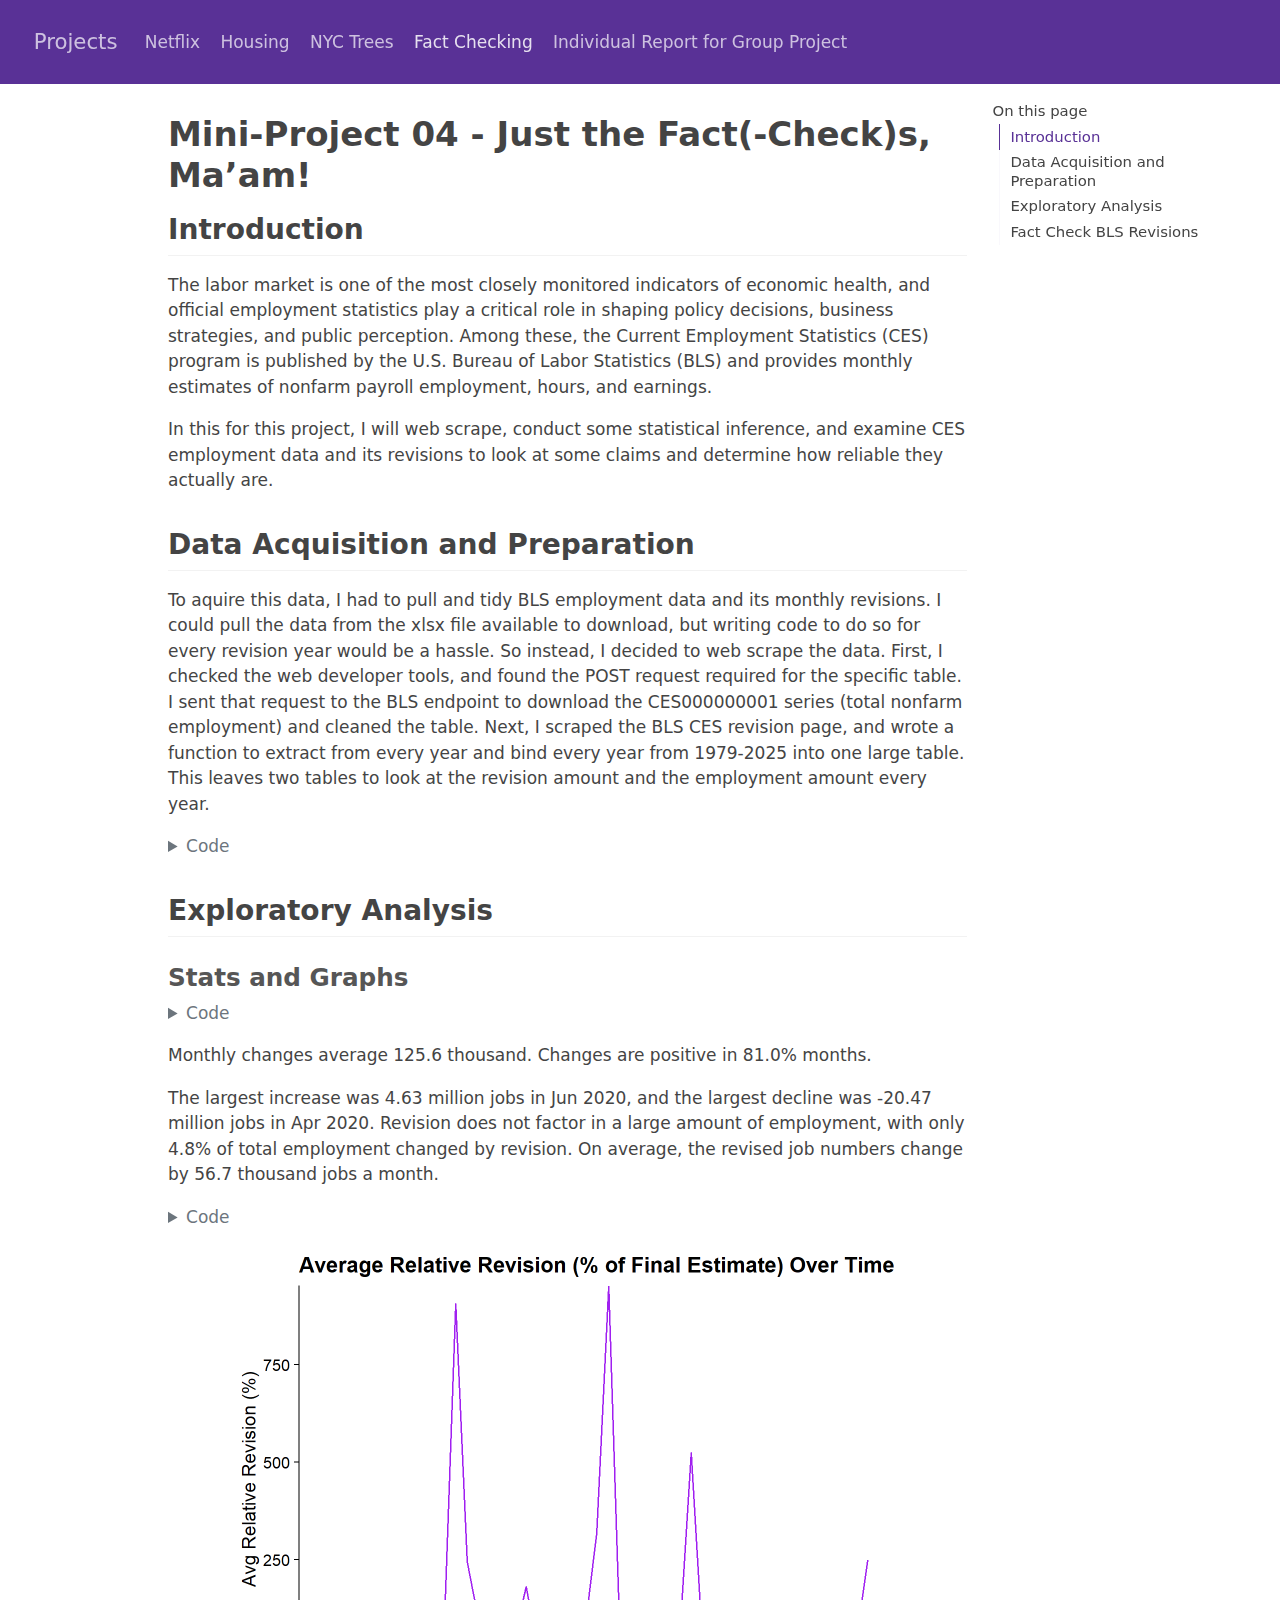
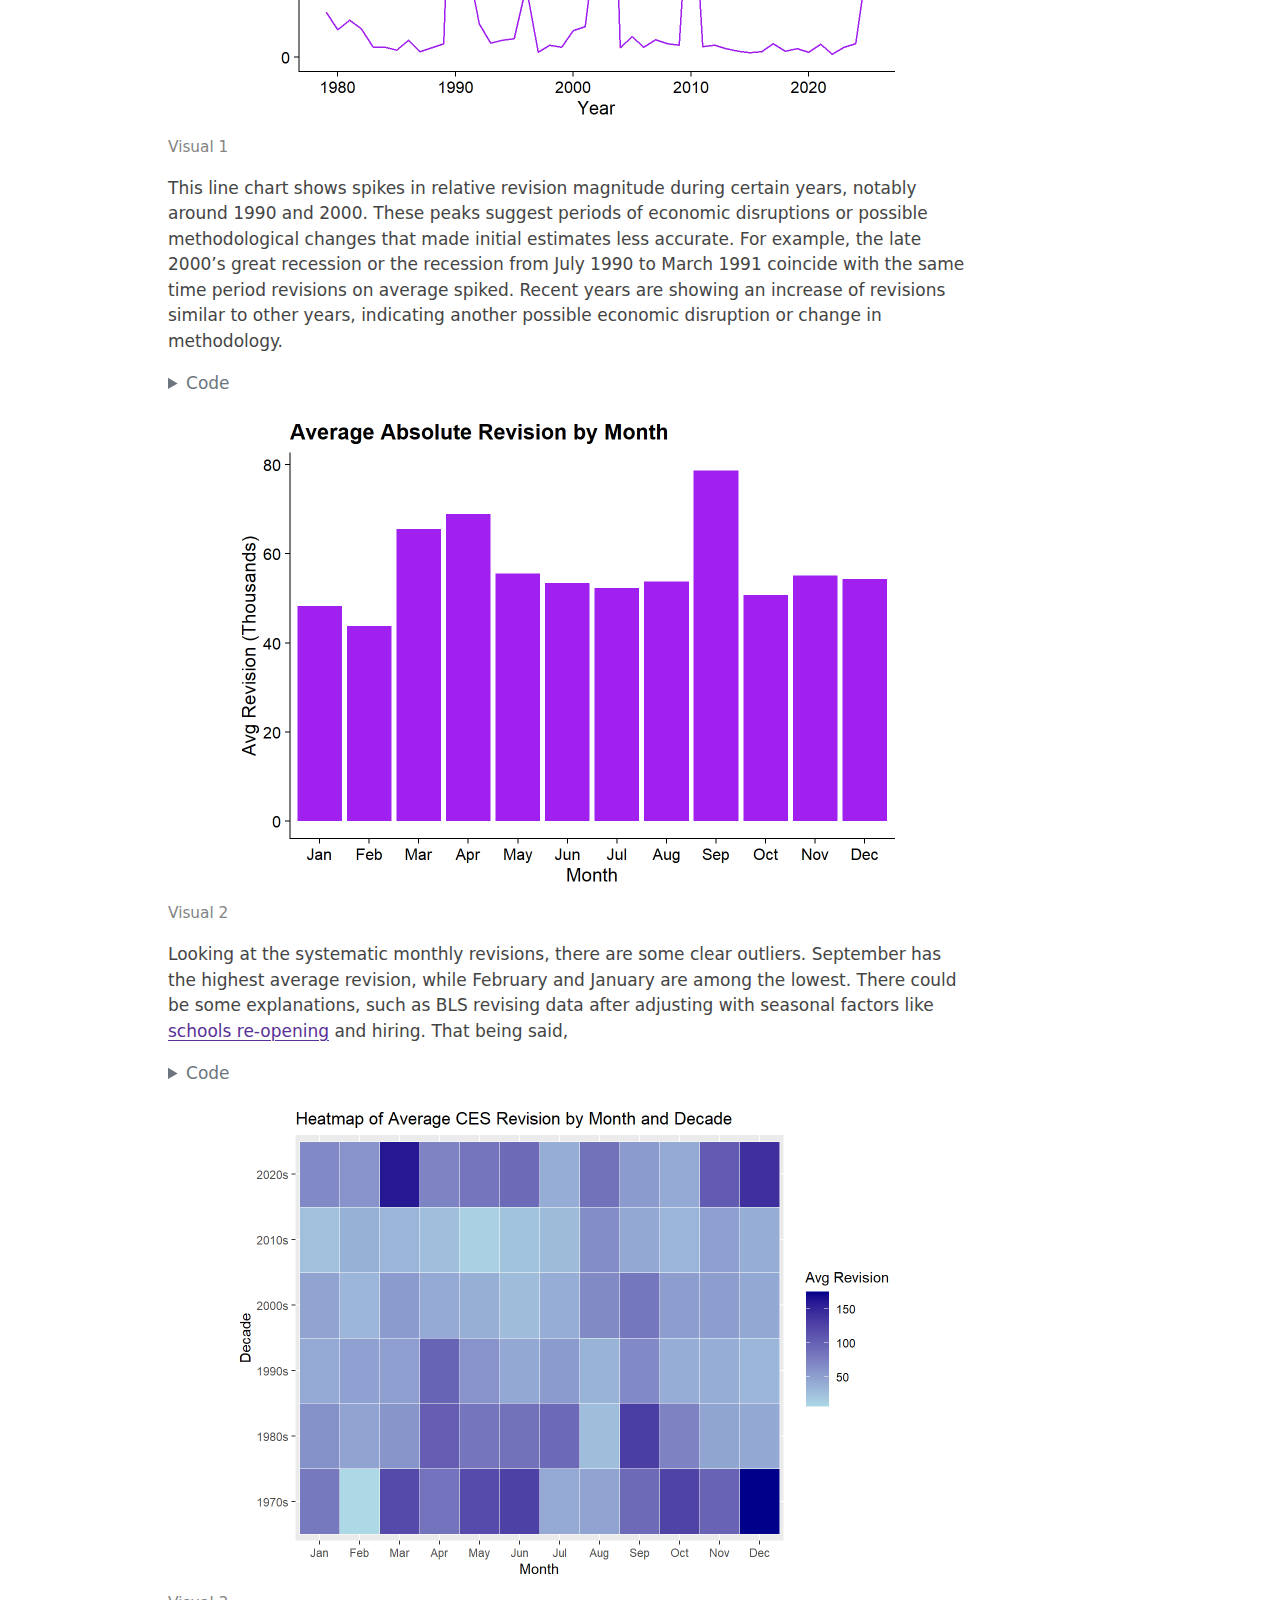
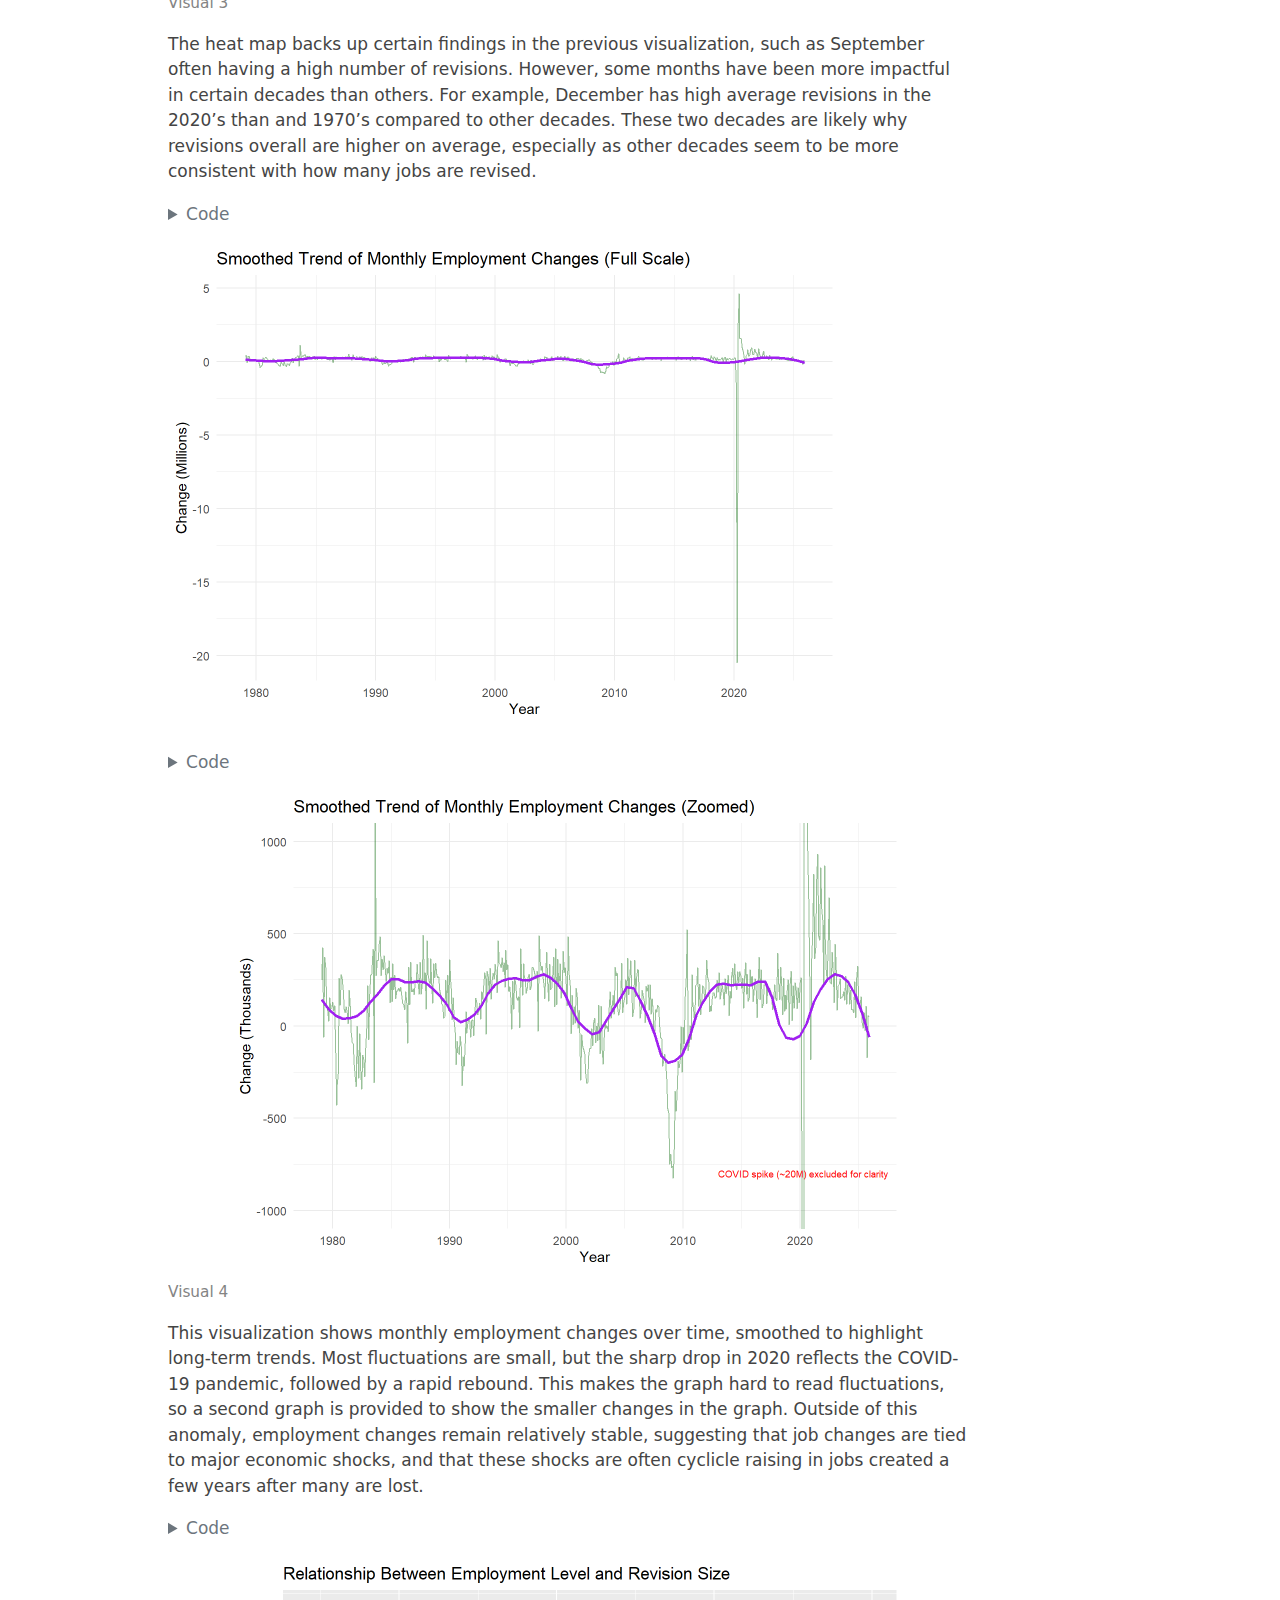
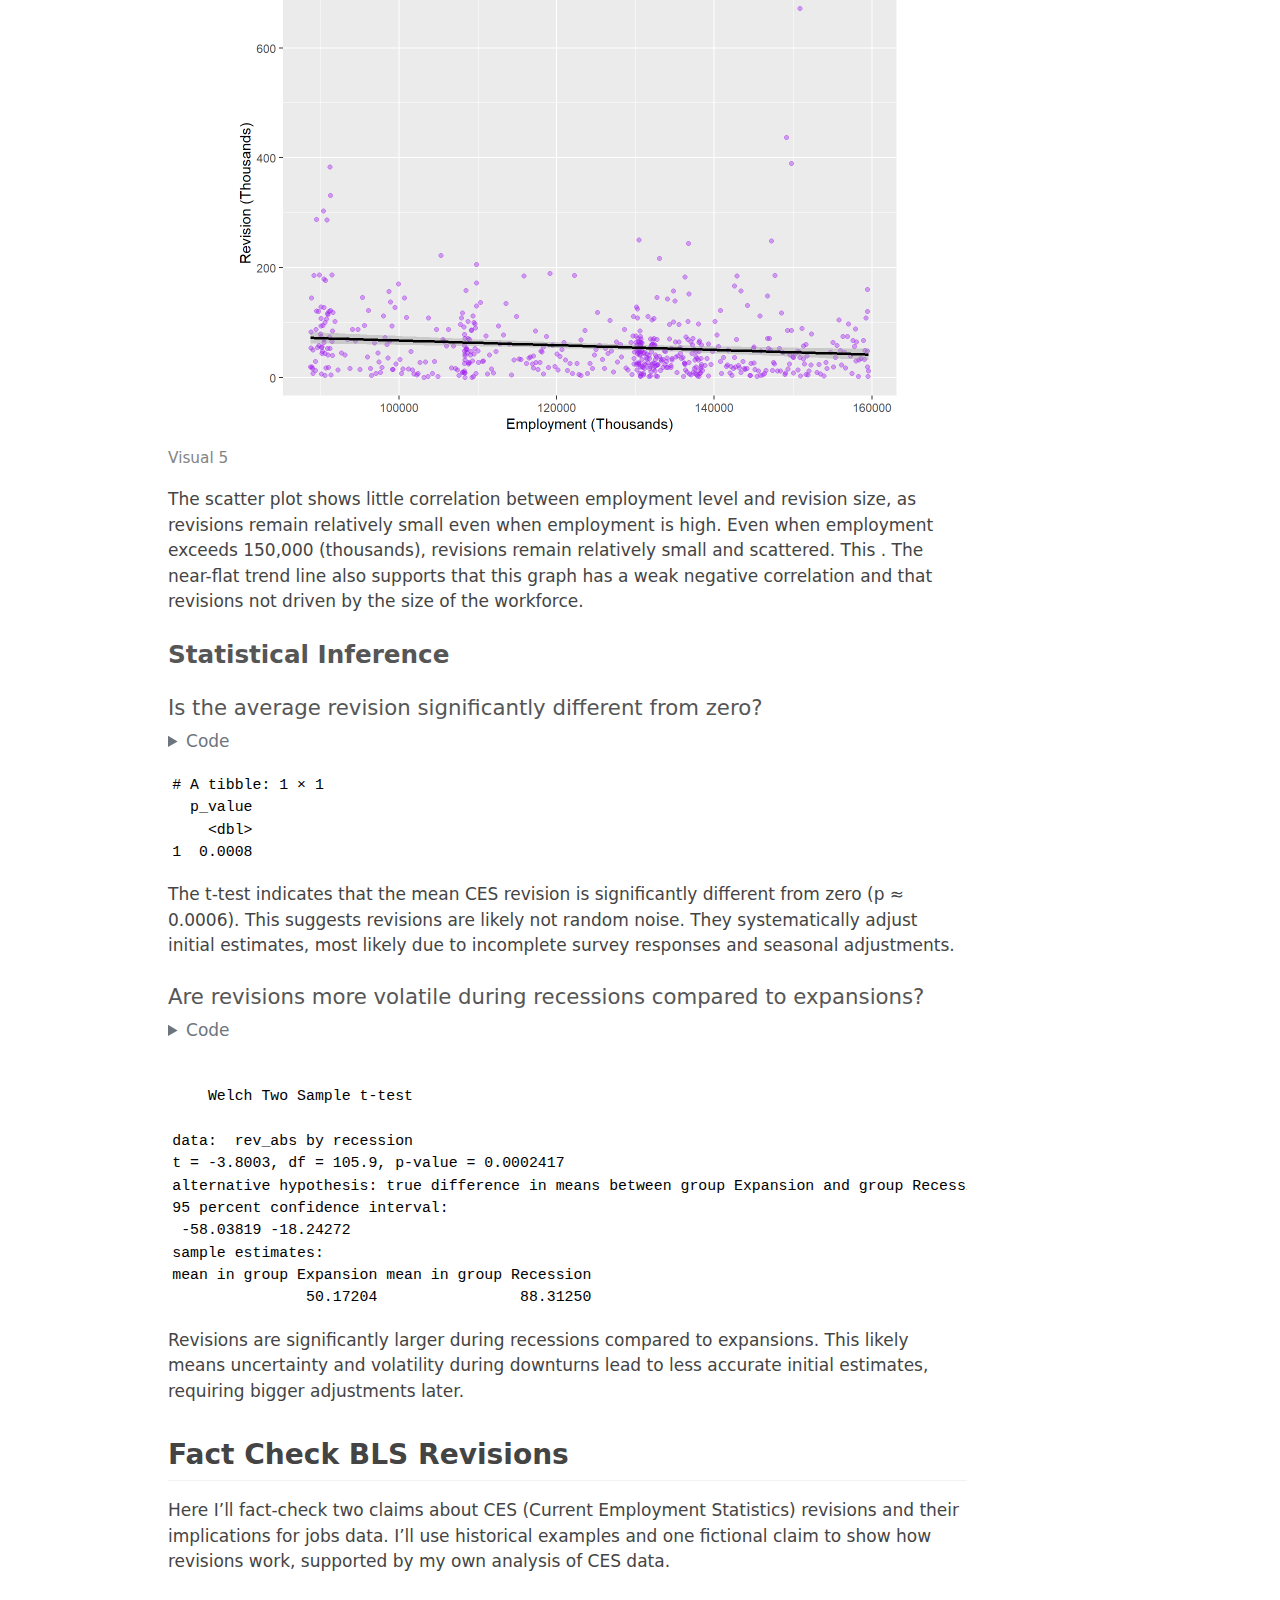
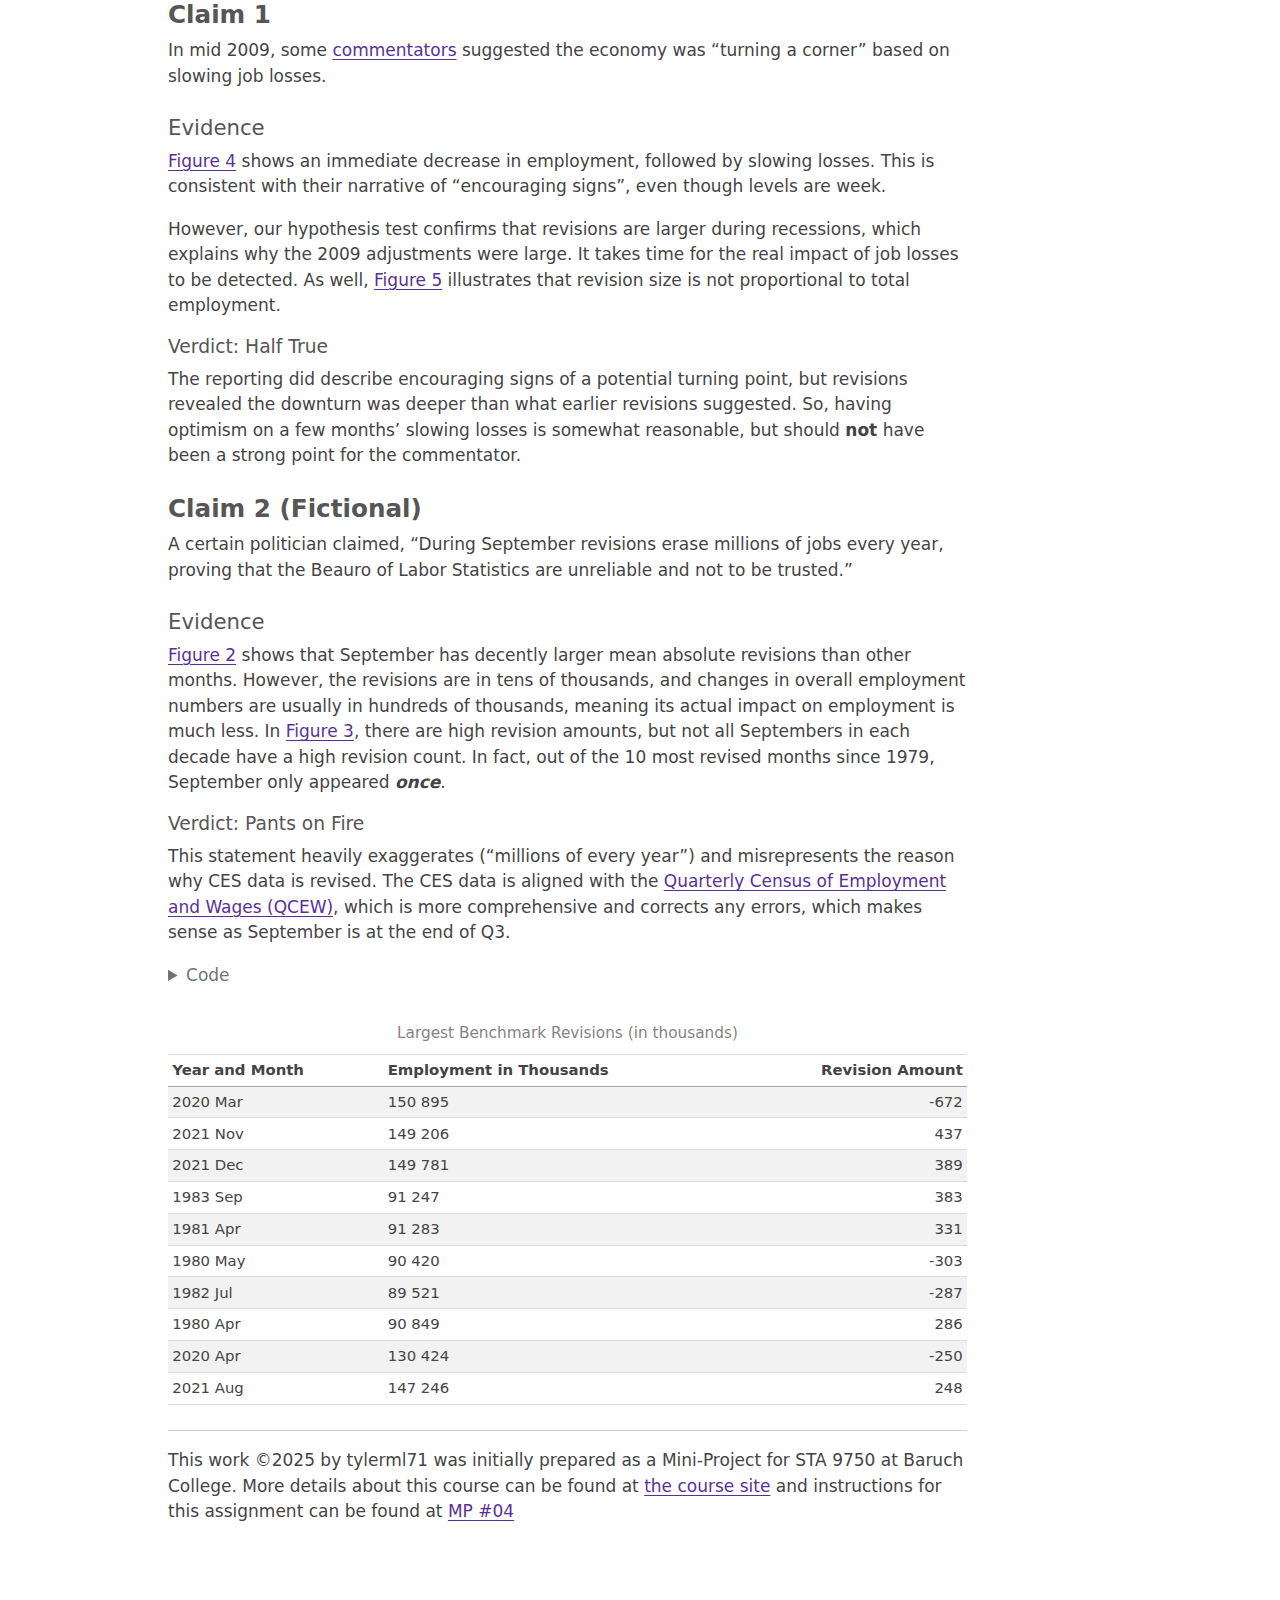
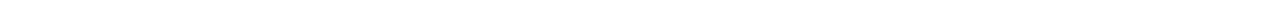
<file: docs/facts.html>
<!DOCTYPE html>
<html xmlns="http://www.w3.org/1999/xhtml" lang="en" xml:lang="en"><head>

<meta charset="utf-8">
<meta name="generator" content="quarto-1.8.25">

<meta name="viewport" content="width=device-width, initial-scale=1.0, user-scalable=yes">


<title>Mini-Project 04 - Just the Fact(-Check)s, Ma’am! – Projects</title>
<style>
code{white-space: pre-wrap;}
span.smallcaps{font-variant: small-caps;}
div.columns{display: flex; gap: min(4vw, 1.5em);}
div.column{flex: auto; overflow-x: auto;}
div.hanging-indent{margin-left: 1.5em; text-indent: -1.5em;}
ul.task-list{list-style: none;}
ul.task-list li input[type="checkbox"] {
  width: 0.8em;
  margin: 0 0.8em 0.2em -1em; /* quarto-specific, see https://github.com/quarto-dev/quarto-cli/issues/4556 */ 
  vertical-align: middle;
}
/* CSS for syntax highlighting */
html { -webkit-text-size-adjust: 100%; }
pre > code.sourceCode { white-space: pre; position: relative; }
pre > code.sourceCode > span { display: inline-block; line-height: 1.25; }
pre > code.sourceCode > span:empty { height: 1.2em; }
.sourceCode { overflow: visible; }
code.sourceCode > span { color: inherit; text-decoration: inherit; }
div.sourceCode { margin: 1em 0; }
pre.sourceCode { margin: 0; }
@media screen {
div.sourceCode { overflow: auto; }
}
@media print {
pre > code.sourceCode { white-space: pre-wrap; }
pre > code.sourceCode > span { text-indent: -5em; padding-left: 5em; }
}
pre.numberSource code
  { counter-reset: source-line 0; }
pre.numberSource code > span
  { position: relative; left: -4em; counter-increment: source-line; }
pre.numberSource code > span > a:first-child::before
  { content: counter(source-line);
    position: relative; left: -1em; text-align: right; vertical-align: baseline;
    border: none; display: inline-block;
    -webkit-touch-callout: none; -webkit-user-select: none;
    -khtml-user-select: none; -moz-user-select: none;
    -ms-user-select: none; user-select: none;
    padding: 0 4px; width: 4em;
  }
pre.numberSource { margin-left: 3em;  padding-left: 4px; }
div.sourceCode
  {   }
@media screen {
pre > code.sourceCode > span > a:first-child::before { text-decoration: underline; }
}
</style>


<script src="site_libs/quarto-nav/quarto-nav.js"></script>
<script src="site_libs/quarto-nav/headroom.min.js"></script>
<script src="site_libs/clipboard/clipboard.min.js"></script>
<script src="site_libs/quarto-search/autocomplete.umd.js"></script>
<script src="site_libs/quarto-search/fuse.min.js"></script>
<script src="site_libs/quarto-search/quarto-search.js"></script>
<meta name="quarto:offset" content="./">
<script src="site_libs/quarto-html/quarto.js" type="module"></script>
<script src="site_libs/quarto-html/tabsets/tabsets.js" type="module"></script>
<script src="site_libs/quarto-html/axe/axe-check.js" type="module"></script>
<script src="site_libs/quarto-html/popper.min.js"></script>
<script src="site_libs/quarto-html/tippy.umd.min.js"></script>
<script src="site_libs/quarto-html/anchor.min.js"></script>
<link href="site_libs/quarto-html/tippy.css" rel="stylesheet">
<link href="site_libs/quarto-html/quarto-syntax-highlighting-7b89279ff1a6dce999919e0e67d4d9ec.css" rel="stylesheet" id="quarto-text-highlighting-styles">
<script src="site_libs/bootstrap/bootstrap.min.js"></script>
<link href="site_libs/bootstrap/bootstrap-icons.css" rel="stylesheet">
<link href="site_libs/bootstrap/bootstrap-5657dfa6c17a855b02079790714f0f49.min.css" rel="stylesheet" append-hash="true" id="quarto-bootstrap" data-mode="light">
<script id="quarto-search-options" type="application/json">{
  "location": "navbar",
  "copy-button": false,
  "collapse-after": 3,
  "panel-placement": "end",
  "type": "overlay",
  "limit": 50,
  "keyboard-shortcut": [
    "f",
    "/",
    "s"
  ],
  "show-item-context": false,
  "language": {
    "search-no-results-text": "No results",
    "search-matching-documents-text": "matching documents",
    "search-copy-link-title": "Copy link to search",
    "search-hide-matches-text": "Hide additional matches",
    "search-more-match-text": "more match in this document",
    "search-more-matches-text": "more matches in this document",
    "search-clear-button-title": "Clear",
    "search-text-placeholder": "",
    "search-detached-cancel-button-title": "Cancel",
    "search-submit-button-title": "Submit",
    "search-label": "Search"
  }
}</script>


</head>

<body class="nav-fixed quarto-light">

<div id="quarto-search-results"></div>
  <header id="quarto-header" class="headroom fixed-top">
    <nav class="navbar navbar-expand-lg " data-bs-theme="dark">
      <div class="navbar-container container-fluid">
      <div class="navbar-brand-container mx-auto">
    <a href="./index.html" class="navbar-brand navbar-brand-logo">
    </a>
    <a class="navbar-brand" href="./index.html">
    <span class="navbar-title">Projects</span>
    </a>
  </div>
          <button class="navbar-toggler" type="button" data-bs-toggle="collapse" data-bs-target="#navbarCollapse" aria-controls="navbarCollapse" role="menu" aria-expanded="false" aria-label="Toggle navigation" onclick="if (window.quartoToggleHeadroom) { window.quartoToggleHeadroom(); }">
  <span class="navbar-toggler-icon"></span>
</button>
          <div class="collapse navbar-collapse" id="navbarCollapse">
            <ul class="navbar-nav navbar-nav-scroll me-auto">
  <li class="nav-item">
    <a class="nav-link" href="./netflix.html"> 
<span class="menu-text">Netflix</span></a>
  </li>  
  <li class="nav-item">
    <a class="nav-link" href="./housing.html"> 
<span class="menu-text">Housing</span></a>
  </li>  
  <li class="nav-item">
    <a class="nav-link" href="./nytrees.html"> 
<span class="menu-text">NYC Trees</span></a>
  </li>  
  <li class="nav-item">
    <a class="nav-link active" href="./facts.html" aria-current="page"> 
<span class="menu-text">Fact Checking</span></a>
  </li>  
  <li class="nav-item">
    <a class="nav-link" href="./individual-report.html"> 
<span class="menu-text">Individual Report for Group Project</span></a>
  </li>  
</ul>
          </div> <!-- /navcollapse -->
            <div class="quarto-navbar-tools">
</div>
      </div> <!-- /container-fluid -->
    </nav>
</header>
<!-- content -->
<div id="quarto-content" class="quarto-container page-columns page-rows-contents page-layout-article page-navbar">
<!-- sidebar -->
<!-- margin-sidebar -->
    <div id="quarto-margin-sidebar" class="sidebar margin-sidebar">
        <nav id="TOC" role="doc-toc" class="toc-active">
    <h2 id="toc-title">On this page</h2>
   
  <ul>
  <li><a href="#introduction" id="toc-introduction" class="nav-link active" data-scroll-target="#introduction">Introduction</a></li>
  <li><a href="#data-acquisition-and-preparation" id="toc-data-acquisition-and-preparation" class="nav-link" data-scroll-target="#data-acquisition-and-preparation">Data Acquisition and Preparation</a></li>
  <li><a href="#exploratory-analysis" id="toc-exploratory-analysis" class="nav-link" data-scroll-target="#exploratory-analysis">Exploratory Analysis</a>
  <ul class="collapse">
  <li><a href="#stats-and-graphs" id="toc-stats-and-graphs" class="nav-link" data-scroll-target="#stats-and-graphs">Stats and Graphs</a></li>
  <li><a href="#statistical-inference" id="toc-statistical-inference" class="nav-link" data-scroll-target="#statistical-inference">Statistical Inference</a></li>
  </ul></li>
  <li><a href="#fact-check-bls-revisions" id="toc-fact-check-bls-revisions" class="nav-link" data-scroll-target="#fact-check-bls-revisions">Fact Check BLS Revisions</a>
  <ul class="collapse">
  <li><a href="#claim-1" id="toc-claim-1" class="nav-link" data-scroll-target="#claim-1">Claim 1</a></li>
  <li><a href="#claim-2-fictional" id="toc-claim-2-fictional" class="nav-link" data-scroll-target="#claim-2-fictional">Claim 2 (Fictional)</a></li>
  </ul></li>
  </ul>
</nav>
    </div>
<!-- main -->
<main class="content" id="quarto-document-content">

<header id="title-block-header" class="quarto-title-block default">
<div class="quarto-title">
<h1 class="title">Mini-Project 04 - Just the Fact(-Check)s, Ma’am!</h1>
</div>



<div class="quarto-title-meta">

    
  
    
  </div>
  


</header>


<section id="introduction" class="level2">
<h2 class="anchored" data-anchor-id="introduction">Introduction</h2>
<p>The labor market is one of the most closely monitored indicators of economic health, and official employment statistics play a critical role in shaping policy decisions, business strategies, and public perception. Among these, the Current Employment Statistics (CES) program is published by the U.S. Bureau of Labor Statistics (BLS) and provides monthly estimates of nonfarm payroll employment, hours, and earnings.</p>
<p>In this for this project, I will web scrape, conduct some statistical inference, and examine CES employment data and its revisions to look at some claims and determine how reliable they actually are.</p>
</section>
<section id="data-acquisition-and-preparation" class="level2">
<h2 class="anchored" data-anchor-id="data-acquisition-and-preparation">Data Acquisition and Preparation</h2>
<p>To aquire this data, I had to pull and tidy BLS employment data and its monthly revisions. I could pull the data from the xlsx file available to download, but writing code to do so for every revision year would be a hassle. So instead, I decided to web scrape the data. First, I checked the web developer tools, and found the POST request required for the specific table. I sent that request to the BLS endpoint to download the CES000000001 series (total nonfarm employment) and cleaned the table. Next, I scraped the BLS CES revision page, and wrote a function to extract from every year and bind every year from 1979-2025 into one large table. This leaves two tables to look at the revision amount and the employment amount every year.</p>
<div class="cell">
<details class="code-fold">
<summary>Code</summary>
<div class="code-copy-outer-scaffold"><div class="sourceCode cell-code" id="cb1"><pre class="sourceCode r code-with-copy"><code class="sourceCode r"><span id="cb1-1"><a href="#cb1-1" aria-hidden="true" tabindex="-1"></a><span class="fu">library</span>(httr2)</span>
<span id="cb1-2"><a href="#cb1-2" aria-hidden="true" tabindex="-1"></a><span class="fu">library</span>(rvest)</span>
<span id="cb1-3"><a href="#cb1-3" aria-hidden="true" tabindex="-1"></a><span class="fu">library</span>(dplyr)</span>
<span id="cb1-4"><a href="#cb1-4" aria-hidden="true" tabindex="-1"></a><span class="fu">library</span>(tidyverse)</span>
<span id="cb1-5"><a href="#cb1-5" aria-hidden="true" tabindex="-1"></a><span class="fu">library</span>(lubridate)</span>
<span id="cb1-6"><a href="#cb1-6" aria-hidden="true" tabindex="-1"></a><span class="fu">library</span>(stringr)</span>
<span id="cb1-7"><a href="#cb1-7" aria-hidden="true" tabindex="-1"></a><span class="fu">library</span>(purrr)</span>
<span id="cb1-8"><a href="#cb1-8" aria-hidden="true" tabindex="-1"></a><span class="fu">library</span>(scales)</span>
<span id="cb1-9"><a href="#cb1-9" aria-hidden="true" tabindex="-1"></a><span class="fu">library</span>(cowplot)</span>
<span id="cb1-10"><a href="#cb1-10" aria-hidden="true" tabindex="-1"></a><span class="fu">library</span>(infer)</span>
<span id="cb1-11"><a href="#cb1-11" aria-hidden="true" tabindex="-1"></a></span>
<span id="cb1-12"><a href="#cb1-12" aria-hidden="true" tabindex="-1"></a></span>
<span id="cb1-13"><a href="#cb1-13" aria-hidden="true" tabindex="-1"></a><span class="co"># 1. Make POST request</span></span>
<span id="cb1-14"><a href="#cb1-14" aria-hidden="true" tabindex="-1"></a>req <span class="ot">&lt;-</span> <span class="fu">request</span>(<span class="st">"https://data.bls.gov/pdq/SurveyOutputServlet"</span>) <span class="sc">|&gt;</span></span>
<span id="cb1-15"><a href="#cb1-15" aria-hidden="true" tabindex="-1"></a>  <span class="fu">req_body_form</span>(</span>
<span id="cb1-16"><a href="#cb1-16" aria-hidden="true" tabindex="-1"></a>    <span class="at">request_action =</span> <span class="st">"get_data"</span>,</span>
<span id="cb1-17"><a href="#cb1-17" aria-hidden="true" tabindex="-1"></a>    <span class="at">reformat =</span> <span class="st">"true"</span>,</span>
<span id="cb1-18"><a href="#cb1-18" aria-hidden="true" tabindex="-1"></a>    <span class="at">from_results_page =</span> <span class="st">"true"</span>,</span>
<span id="cb1-19"><a href="#cb1-19" aria-hidden="true" tabindex="-1"></a>    <span class="at">from_year =</span> <span class="st">"1979"</span>,</span>
<span id="cb1-20"><a href="#cb1-20" aria-hidden="true" tabindex="-1"></a>    <span class="at">to_year =</span> <span class="st">"2025"</span>,</span>
<span id="cb1-21"><a href="#cb1-21" aria-hidden="true" tabindex="-1"></a>    <span class="at">Gx =</span> <span class="st">"17"</span>,</span>
<span id="cb1-22"><a href="#cb1-22" aria-hidden="true" tabindex="-1"></a>    <span class="at">Go =</span> <span class="st">"8"</span>,</span>
<span id="cb1-23"><a href="#cb1-23" aria-hidden="true" tabindex="-1"></a>    <span class="at">initial_request =</span> <span class="st">"false"</span>,</span>
<span id="cb1-24"><a href="#cb1-24" aria-hidden="true" tabindex="-1"></a>    <span class="at">data_tool =</span> <span class="st">"surveyoutput"</span>,</span>
<span id="cb1-25"><a href="#cb1-25" aria-hidden="true" tabindex="-1"></a>    <span class="at">series_id =</span> <span class="st">"CES0000000001"</span>,</span>
<span id="cb1-26"><a href="#cb1-26" aria-hidden="true" tabindex="-1"></a>    <span class="at">original_annualAveragesRequested =</span> <span class="st">"false"</span></span>
<span id="cb1-27"><a href="#cb1-27" aria-hidden="true" tabindex="-1"></a>  )</span>
<span id="cb1-28"><a href="#cb1-28" aria-hidden="true" tabindex="-1"></a></span>
<span id="cb1-29"><a href="#cb1-29" aria-hidden="true" tabindex="-1"></a>resp <span class="ot">&lt;-</span> <span class="fu">req_perform</span>(req)</span>
<span id="cb1-30"><a href="#cb1-30" aria-hidden="true" tabindex="-1"></a></span>
<span id="cb1-31"><a href="#cb1-31" aria-hidden="true" tabindex="-1"></a><span class="co"># 2. Parse HTML</span></span>
<span id="cb1-32"><a href="#cb1-32" aria-hidden="true" tabindex="-1"></a>html <span class="ot">&lt;-</span> <span class="fu">resp_body_html</span>(resp)</span>
<span id="cb1-33"><a href="#cb1-33" aria-hidden="true" tabindex="-1"></a></span>
<span id="cb1-34"><a href="#cb1-34" aria-hidden="true" tabindex="-1"></a><span class="co"># 3. Extract correct table by ID</span></span>
<span id="cb1-35"><a href="#cb1-35" aria-hidden="true" tabindex="-1"></a>data_table <span class="ot">&lt;-</span> html <span class="sc">|&gt;</span></span>
<span id="cb1-36"><a href="#cb1-36" aria-hidden="true" tabindex="-1"></a>  <span class="fu">html_element</span>(<span class="st">"#table0"</span>) <span class="sc">|&gt;</span></span>
<span id="cb1-37"><a href="#cb1-37" aria-hidden="true" tabindex="-1"></a>  <span class="fu">html_table</span>(<span class="at">fill =</span> <span class="cn">TRUE</span>)</span>
<span id="cb1-38"><a href="#cb1-38" aria-hidden="true" tabindex="-1"></a></span>
<span id="cb1-39"><a href="#cb1-39" aria-hidden="true" tabindex="-1"></a></span>
<span id="cb1-40"><a href="#cb1-40" aria-hidden="true" tabindex="-1"></a></span>
<span id="cb1-41"><a href="#cb1-41" aria-hidden="true" tabindex="-1"></a></span>
<span id="cb1-42"><a href="#cb1-42" aria-hidden="true" tabindex="-1"></a>CES_EST <span class="ot">&lt;-</span> data_table <span class="sc">|&gt;</span></span>
<span id="cb1-43"><a href="#cb1-43" aria-hidden="true" tabindex="-1"></a>  <span class="fu">filter</span>(<span class="fu">str_detect</span>(Year, <span class="st">"^[0-9]{4}$"</span>))<span class="sc">|&gt;</span></span>
<span id="cb1-44"><a href="#cb1-44" aria-hidden="true" tabindex="-1"></a>  <span class="fu">pivot_longer</span>(</span>
<span id="cb1-45"><a href="#cb1-45" aria-hidden="true" tabindex="-1"></a>    <span class="at">cols =</span> Jan<span class="sc">:</span>Dec,                </span>
<span id="cb1-46"><a href="#cb1-46" aria-hidden="true" tabindex="-1"></a>    <span class="at">names_to =</span> <span class="st">"Month"</span>,            </span>
<span id="cb1-47"><a href="#cb1-47" aria-hidden="true" tabindex="-1"></a>    <span class="at">values_to =</span> <span class="st">"employment"</span>            </span>
<span id="cb1-48"><a href="#cb1-48" aria-hidden="true" tabindex="-1"></a>  )<span class="sc">|&gt;</span></span>
<span id="cb1-49"><a href="#cb1-49" aria-hidden="true" tabindex="-1"></a>  <span class="fu">mutate</span>(</span>
<span id="cb1-50"><a href="#cb1-50" aria-hidden="true" tabindex="-1"></a>    <span class="at">date =</span> <span class="fu">ym</span>(<span class="fu">paste</span>(Year, Month)),</span>
<span id="cb1-51"><a href="#cb1-51" aria-hidden="true" tabindex="-1"></a>    <span class="at">year_month=</span> <span class="fu">paste</span>(Year, Month),</span>
<span id="cb1-52"><a href="#cb1-52" aria-hidden="true" tabindex="-1"></a>    <span class="at">employment =</span> <span class="fu">as.numeric</span>(<span class="fu">str_replace_all</span>(employment, <span class="st">"[^0-9]"</span>, <span class="st">""</span>))</span>
<span id="cb1-53"><a href="#cb1-53" aria-hidden="true" tabindex="-1"></a>    )</span>
<span id="cb1-54"><a href="#cb1-54" aria-hidden="true" tabindex="-1"></a></span>
<span id="cb1-55"><a href="#cb1-55" aria-hidden="true" tabindex="-1"></a>req2 <span class="ot">&lt;-</span> </span>
<span id="cb1-56"><a href="#cb1-56" aria-hidden="true" tabindex="-1"></a>  <span class="fu">request</span>(<span class="st">"https://www.bls.gov/web/empsit/cesnaicsrev.htm"</span>)<span class="sc">|&gt;</span></span>
<span id="cb1-57"><a href="#cb1-57" aria-hidden="true" tabindex="-1"></a>  <span class="fu">req_headers</span>(</span>
<span id="cb1-58"><a href="#cb1-58" aria-hidden="true" tabindex="-1"></a>    <span class="st">"User-Agent"</span> <span class="ot">=</span> <span class="st">"Mozilla/5.0 (Windows NT 10.0; Win64; x64) AppleWebKit/537.36 (KHTML, like Gecko) Chrome/120.0.0.0 Safari/537.36"</span>,</span>
<span id="cb1-59"><a href="#cb1-59" aria-hidden="true" tabindex="-1"></a>    <span class="st">"Referer"</span> <span class="ot">=</span> <span class="st">"https://www.bls.gov/"</span></span>
<span id="cb1-60"><a href="#cb1-60" aria-hidden="true" tabindex="-1"></a>  )</span>
<span id="cb1-61"><a href="#cb1-61" aria-hidden="true" tabindex="-1"></a></span>
<span id="cb1-62"><a href="#cb1-62" aria-hidden="true" tabindex="-1"></a>resp2 <span class="ot">&lt;-</span> <span class="fu">req_perform</span>(req2)</span>
<span id="cb1-63"><a href="#cb1-63" aria-hidden="true" tabindex="-1"></a>html2 <span class="ot">&lt;-</span> <span class="fu">resp_body_html</span>(resp2)</span>
<span id="cb1-64"><a href="#cb1-64" aria-hidden="true" tabindex="-1"></a></span>
<span id="cb1-65"><a href="#cb1-65" aria-hidden="true" tabindex="-1"></a>extract_year_table <span class="ot">&lt;-</span> <span class="cf">function</span>(year) {</span>
<span id="cb1-66"><a href="#cb1-66" aria-hidden="true" tabindex="-1"></a>  table_node <span class="ot">&lt;-</span> html2 <span class="sc">|&gt;</span> </span>
<span id="cb1-67"><a href="#cb1-67" aria-hidden="true" tabindex="-1"></a>    <span class="fu">html_element</span>(<span class="fu">paste0</span>(<span class="st">"#"</span>, year))</span>
<span id="cb1-68"><a href="#cb1-68" aria-hidden="true" tabindex="-1"></a>  <span class="cf">if</span> (<span class="fu">inherits</span>(table_node, <span class="st">"xml_missing"</span>)) <span class="fu">return</span>(<span class="cn">NULL</span>)</span>
<span id="cb1-69"><a href="#cb1-69" aria-hidden="true" tabindex="-1"></a>  </span>
<span id="cb1-70"><a href="#cb1-70" aria-hidden="true" tabindex="-1"></a>  tbl <span class="ot">&lt;-</span> table_node <span class="sc">|&gt;</span> </span>
<span id="cb1-71"><a href="#cb1-71" aria-hidden="true" tabindex="-1"></a>    <span class="fu">html_table</span>(<span class="at">header =</span> <span class="cn">FALSE</span>, <span class="at">fill =</span> <span class="cn">TRUE</span>)<span class="sc">|&gt;</span></span>
<span id="cb1-72"><a href="#cb1-72" aria-hidden="true" tabindex="-1"></a>    <span class="fu">slice</span>(<span class="dv">4</span><span class="sc">:</span><span class="dv">15</span>) <span class="sc">|&gt;</span></span>
<span id="cb1-73"><a href="#cb1-73" aria-hidden="true" tabindex="-1"></a>    <span class="fu">select</span>(<span class="at">month =</span> <span class="dv">1</span>, <span class="at">original =</span> <span class="dv">3</span>, <span class="at">final =</span> <span class="dv">5</span>) <span class="sc">|&gt;</span></span>
<span id="cb1-74"><a href="#cb1-74" aria-hidden="true" tabindex="-1"></a>    <span class="fu">mutate</span>(</span>
<span id="cb1-75"><a href="#cb1-75" aria-hidden="true" tabindex="-1"></a>      <span class="at">month =</span> <span class="fu">str_sub</span>(month, <span class="dv">1</span>, <span class="dv">3</span>),  </span>
<span id="cb1-76"><a href="#cb1-76" aria-hidden="true" tabindex="-1"></a>      <span class="at">date =</span> <span class="fu">ym</span>(<span class="fu">paste</span>(year, month)),</span>
<span id="cb1-77"><a href="#cb1-77" aria-hidden="true" tabindex="-1"></a>      <span class="at">original =</span> <span class="fu">as.numeric</span>(<span class="fu">str_replace_all</span>(original, <span class="st">"[^0-9-]"</span>, <span class="st">""</span>)),</span>
<span id="cb1-78"><a href="#cb1-78" aria-hidden="true" tabindex="-1"></a>      <span class="at">final =</span> <span class="fu">as.numeric</span>(<span class="fu">str_replace_all</span>(final, <span class="st">"[^0-9-]"</span>, <span class="st">""</span>)),</span>
<span id="cb1-79"><a href="#cb1-79" aria-hidden="true" tabindex="-1"></a>      <span class="at">revision =</span> final <span class="sc">-</span> original</span>
<span id="cb1-80"><a href="#cb1-80" aria-hidden="true" tabindex="-1"></a>    )</span>
<span id="cb1-81"><a href="#cb1-81" aria-hidden="true" tabindex="-1"></a>  </span>
<span id="cb1-82"><a href="#cb1-82" aria-hidden="true" tabindex="-1"></a>  <span class="fu">return</span>(tbl)</span>
<span id="cb1-83"><a href="#cb1-83" aria-hidden="true" tabindex="-1"></a>}</span>
<span id="cb1-84"><a href="#cb1-84" aria-hidden="true" tabindex="-1"></a></span>
<span id="cb1-85"><a href="#cb1-85" aria-hidden="true" tabindex="-1"></a>years <span class="ot">&lt;-</span> <span class="dv">1979</span><span class="sc">:</span><span class="dv">2025</span></span>
<span id="cb1-86"><a href="#cb1-86" aria-hidden="true" tabindex="-1"></a>CES_REV <span class="ot">&lt;-</span> <span class="fu">map_dfr</span>(years, extract_year_table)</span></code></pre></div><button title="Copy to Clipboard" class="code-copy-button"><i class="bi"></i></button></div>
</details>
</div>
</section>
<section id="exploratory-analysis" class="level2">
<h2 class="anchored" data-anchor-id="exploratory-analysis">Exploratory Analysis</h2>
<section id="stats-and-graphs" class="level3">
<h3 class="anchored" data-anchor-id="stats-and-graphs">Stats and Graphs</h3>
<div class="cell">
<details class="code-fold">
<summary>Code</summary>
<div class="code-copy-outer-scaffold"><div class="sourceCode cell-code" id="cb2"><pre class="sourceCode r code-with-copy"><code class="sourceCode r"><span id="cb2-1"><a href="#cb2-1" aria-hidden="true" tabindex="-1"></a>CES<span class="ot">&lt;-</span> CES_EST<span class="sc">|&gt;</span></span>
<span id="cb2-2"><a href="#cb2-2" aria-hidden="true" tabindex="-1"></a>  <span class="fu">full_join</span>(CES_REV<span class="sc">|&gt;</span></span>
<span id="cb2-3"><a href="#cb2-3" aria-hidden="true" tabindex="-1"></a>              <span class="fu">select</span>(date, original, final, revision),</span>
<span id="cb2-4"><a href="#cb2-4" aria-hidden="true" tabindex="-1"></a>            <span class="at">by =</span> <span class="st">"date"</span>)<span class="sc">|&gt;</span></span>
<span id="cb2-5"><a href="#cb2-5" aria-hidden="true" tabindex="-1"></a>  <span class="fu">mutate</span>(</span>
<span id="cb2-6"><a href="#cb2-6" aria-hidden="true" tabindex="-1"></a>    <span class="at">Year =</span> <span class="fu">as.numeric</span>(Year),</span>
<span id="cb2-7"><a href="#cb2-7" aria-hidden="true" tabindex="-1"></a>    <span class="at">monthly_change =</span> employment <span class="sc">-</span> <span class="fu">lag</span>(employment),</span>
<span id="cb2-8"><a href="#cb2-8" aria-hidden="true" tabindex="-1"></a>    <span class="at">yoy_pct =</span>  (employment <span class="sc">/</span> <span class="fu">lag</span>(employment, <span class="dv">12</span>) <span class="sc">-</span> <span class="dv">1</span>),</span>
<span id="cb2-9"><a href="#cb2-9" aria-hidden="true" tabindex="-1"></a>    <span class="co"># Revisions</span></span>
<span id="cb2-10"><a href="#cb2-10" aria-hidden="true" tabindex="-1"></a>    <span class="at">rev_abs =</span> <span class="fu">abs</span>(revision),</span>
<span id="cb2-11"><a href="#cb2-11" aria-hidden="true" tabindex="-1"></a>    <span class="at">rev_dir =</span> <span class="fu">case_when</span>(</span>
<span id="cb2-12"><a href="#cb2-12" aria-hidden="true" tabindex="-1"></a>      revision <span class="sc">&gt;</span> <span class="dv">0</span> <span class="sc">~</span> <span class="st">"Upward"</span>,</span>
<span id="cb2-13"><a href="#cb2-13" aria-hidden="true" tabindex="-1"></a>      revision <span class="sc">&lt;</span> <span class="dv">0</span> <span class="sc">~</span> <span class="st">"Downward"</span>,</span>
<span id="cb2-14"><a href="#cb2-14" aria-hidden="true" tabindex="-1"></a>      <span class="cn">TRUE</span> <span class="sc">~</span> <span class="st">"No change"</span></span>
<span id="cb2-15"><a href="#cb2-15" aria-hidden="true" tabindex="-1"></a>    ),</span>
<span id="cb2-16"><a href="#cb2-16" aria-hidden="true" tabindex="-1"></a>    </span>
<span id="cb2-17"><a href="#cb2-17" aria-hidden="true" tabindex="-1"></a>    <span class="co"># Grouping variables</span></span>
<span id="cb2-18"><a href="#cb2-18" aria-hidden="true" tabindex="-1"></a>    <span class="at">decade =</span> <span class="fu">paste0</span>(<span class="fu">floor</span>(Year <span class="sc">/</span> <span class="dv">10</span>) <span class="sc">*</span> <span class="dv">10</span>, <span class="st">"s"</span>)</span>
<span id="cb2-19"><a href="#cb2-19" aria-hidden="true" tabindex="-1"></a>  )</span>
<span id="cb2-20"><a href="#cb2-20" aria-hidden="true" tabindex="-1"></a></span>
<span id="cb2-21"><a href="#cb2-21" aria-hidden="true" tabindex="-1"></a><span class="co"># looking at changes with employment in total</span></span>
<span id="cb2-22"><a href="#cb2-22" aria-hidden="true" tabindex="-1"></a>emp_change <span class="ot">&lt;-</span> CES <span class="sc">|&gt;</span></span>
<span id="cb2-23"><a href="#cb2-23" aria-hidden="true" tabindex="-1"></a>  <span class="fu">summarize</span>(</span>
<span id="cb2-24"><a href="#cb2-24" aria-hidden="true" tabindex="-1"></a>    <span class="at">mean_change =</span> <span class="fu">mean</span>(monthly_change, <span class="at">na.rm =</span> <span class="cn">TRUE</span>),</span>
<span id="cb2-25"><a href="#cb2-25" aria-hidden="true" tabindex="-1"></a>    <span class="at">median_change =</span> <span class="fu">median</span>(monthly_change, <span class="at">na.rm =</span> <span class="cn">TRUE</span>),</span>
<span id="cb2-26"><a href="#cb2-26" aria-hidden="true" tabindex="-1"></a>    <span class="at">pct_positive =</span> <span class="fu">mean</span>(monthly_change <span class="sc">&gt;</span> <span class="dv">0</span>, <span class="at">na.rm =</span> <span class="cn">TRUE</span>)</span>
<span id="cb2-27"><a href="#cb2-27" aria-hidden="true" tabindex="-1"></a>  )</span>
<span id="cb2-28"><a href="#cb2-28" aria-hidden="true" tabindex="-1"></a></span>
<span id="cb2-29"><a href="#cb2-29" aria-hidden="true" tabindex="-1"></a></span>
<span id="cb2-30"><a href="#cb2-30" aria-hidden="true" tabindex="-1"></a>ext_max <span class="ot">&lt;-</span> CES <span class="sc">|&gt;</span> <span class="fu">filter</span>(</span>
<span id="cb2-31"><a href="#cb2-31" aria-hidden="true" tabindex="-1"></a>  monthly_change <span class="sc">==</span> </span>
<span id="cb2-32"><a href="#cb2-32" aria-hidden="true" tabindex="-1"></a>    <span class="fu">max</span>(monthly_change,<span class="at">na.rm =</span> <span class="cn">TRUE</span>)) <span class="sc">|&gt;</span> </span>
<span id="cb2-33"><a href="#cb2-33" aria-hidden="true" tabindex="-1"></a>  <span class="fu">slice</span>(<span class="dv">1</span>)</span>
<span id="cb2-34"><a href="#cb2-34" aria-hidden="true" tabindex="-1"></a></span>
<span id="cb2-35"><a href="#cb2-35" aria-hidden="true" tabindex="-1"></a>ext_min <span class="ot">&lt;-</span> CES <span class="sc">|&gt;</span> </span>
<span id="cb2-36"><a href="#cb2-36" aria-hidden="true" tabindex="-1"></a>  <span class="fu">filter</span>(monthly_change <span class="sc">==</span> <span class="fu">min</span>(monthly_change, <span class="at">na.rm =</span> <span class="cn">TRUE</span>)) <span class="sc">|&gt;</span> </span>
<span id="cb2-37"><a href="#cb2-37" aria-hidden="true" tabindex="-1"></a>  <span class="fu">slice</span>(<span class="dv">1</span>)</span>
<span id="cb2-38"><a href="#cb2-38" aria-hidden="true" tabindex="-1"></a></span>
<span id="cb2-39"><a href="#cb2-39" aria-hidden="true" tabindex="-1"></a>fmt_date <span class="ot">&lt;-</span> <span class="cf">function</span>(d) <span class="fu">format</span>(d, <span class="st">"%b %Y"</span>)</span>
<span id="cb2-40"><a href="#cb2-40" aria-hidden="true" tabindex="-1"></a></span>
<span id="cb2-41"><a href="#cb2-41" aria-hidden="true" tabindex="-1"></a><span class="co">#revision stats</span></span>
<span id="cb2-42"><a href="#cb2-42" aria-hidden="true" tabindex="-1"></a>avg_rev_stats <span class="ot">&lt;-</span> CES <span class="sc">|&gt;</span></span>
<span id="cb2-43"><a href="#cb2-43" aria-hidden="true" tabindex="-1"></a>  <span class="fu">summarize</span>(</span>
<span id="cb2-44"><a href="#cb2-44" aria-hidden="true" tabindex="-1"></a>    <span class="at">avg_abs_rev =</span> <span class="fu">mean</span>(rev_abs, <span class="at">na.rm =</span> <span class="cn">TRUE</span>),</span>
<span id="cb2-45"><a href="#cb2-45" aria-hidden="true" tabindex="-1"></a>    <span class="at">avg_pct_rev =</span> <span class="fu">mean</span>(<span class="fu">abs</span>(revision <span class="sc">/</span> employment) <span class="sc">*</span> <span class="dv">100</span>, <span class="at">na.rm =</span> <span class="cn">TRUE</span>)</span>
<span id="cb2-46"><a href="#cb2-46" aria-hidden="true" tabindex="-1"></a>  )</span></code></pre></div><button title="Copy to Clipboard" class="code-copy-button"><i class="bi"></i></button></div>
</details>
</div>
<p>Monthly changes average 125.6 thousand. Changes are positive in 81.0% months.</p>
<p>The largest increase was 4.63 million jobs in Jun 2020, and the largest decline was -20.47 million jobs in Apr 2020. Revision does not factor in a large amount of employment, with only 4.8% of total employment changed by revision. On average, the revised job numbers change by 56.7 thousand jobs a month.</p>
<div class="cell">
<details class="code-fold">
<summary>Code</summary>
<div class="code-copy-outer-scaffold"><div class="sourceCode cell-code" id="cb3"><pre class="sourceCode r code-with-copy"><code class="sourceCode r"><span id="cb3-1"><a href="#cb3-1" aria-hidden="true" tabindex="-1"></a>CES <span class="sc">|&gt;</span></span>
<span id="cb3-2"><a href="#cb3-2" aria-hidden="true" tabindex="-1"></a>  <span class="fu">group_by</span>(Year) <span class="sc">|&gt;</span></span>
<span id="cb3-3"><a href="#cb3-3" aria-hidden="true" tabindex="-1"></a>  <span class="fu">summarize</span>(</span>
<span id="cb3-4"><a href="#cb3-4" aria-hidden="true" tabindex="-1"></a>    <span class="at">avg_relative_revision =</span> <span class="fu">mean</span>(<span class="fu">abs</span>(revision <span class="sc">/</span> final) <span class="sc">*</span> <span class="dv">100</span>, <span class="at">na.rm =</span> <span class="cn">TRUE</span>)</span>
<span id="cb3-5"><a href="#cb3-5" aria-hidden="true" tabindex="-1"></a>  )<span class="sc">|&gt;</span></span>
<span id="cb3-6"><a href="#cb3-6" aria-hidden="true" tabindex="-1"></a>  <span class="fu">ggplot</span>(<span class="fu">aes</span>(<span class="at">x =</span> Year, <span class="at">y =</span> avg_relative_revision)) <span class="sc">+</span></span>
<span id="cb3-7"><a href="#cb3-7" aria-hidden="true" tabindex="-1"></a>  <span class="fu">geom_line</span>(<span class="at">color =</span> <span class="st">"purple"</span>) <span class="sc">+</span></span>
<span id="cb3-8"><a href="#cb3-8" aria-hidden="true" tabindex="-1"></a>  <span class="fu">labs</span>(<span class="at">title =</span> <span class="st">"Average Relative Revision (% of Final Estimate) Over Time"</span>,</span>
<span id="cb3-9"><a href="#cb3-9" aria-hidden="true" tabindex="-1"></a>       <span class="at">y =</span> <span class="st">"Avg Relative Revision (%)"</span>, <span class="at">x =</span> <span class="st">"Year"</span>)<span class="sc">+</span></span>
<span id="cb3-10"><a href="#cb3-10" aria-hidden="true" tabindex="-1"></a>  <span class="fu">theme_cowplot</span>()</span></code></pre></div><button title="Copy to Clipboard" class="code-copy-button"><i class="bi"></i></button></div>
</details>
<div class="cell-output-display">
<div id="fig-revpct" class="quarto-float quarto-figure quarto-figure-center anchored" width="672">
<figure class="quarto-float quarto-float-fig figure">
<div aria-describedby="fig-revpct-caption-0ceaefa1-69ba-4598-a22c-09a6ac19f8ca">
<img src="facts_files/figure-html/fig-revpct-1.png" id="fig-revpct" class="img-fluid figure-img" width="672">
</div>
<figcaption class="quarto-float-caption-bottom quarto-float-caption quarto-float-fig quarto-uncaptioned" id="fig-revpct-caption-0ceaefa1-69ba-4598-a22c-09a6ac19f8ca">
Visual&nbsp;1
</figcaption>
</figure>
</div>
</div>
</div>
<p>This line chart shows spikes in relative revision magnitude during certain years, notably around 1990 and 2000. These peaks suggest periods of economic disruptions or possible methodological changes that made initial estimates less accurate. For example, the late 2000’s great recession or the recession from July 1990 to March 1991 coincide with the same time period revisions on average spiked. Recent years are showing an increase of revisions similar to other years, indicating another possible economic disruption or change in methodology.</p>
<div class="cell">
<details class="code-fold">
<summary>Code</summary>
<div class="code-copy-outer-scaffold"><div class="sourceCode cell-code" id="cb4"><pre class="sourceCode r code-with-copy"><code class="sourceCode r"><span id="cb4-1"><a href="#cb4-1" aria-hidden="true" tabindex="-1"></a>CES <span class="sc">|&gt;</span></span>
<span id="cb4-2"><a href="#cb4-2" aria-hidden="true" tabindex="-1"></a>  <span class="fu">group_by</span>(Month) <span class="sc">|&gt;</span></span>
<span id="cb4-3"><a href="#cb4-3" aria-hidden="true" tabindex="-1"></a>  <span class="fu">summarize</span>(<span class="at">avg_abs_revision =</span> <span class="fu">mean</span>(rev_abs, <span class="at">na.rm =</span> <span class="cn">TRUE</span>)) <span class="sc">|&gt;</span></span>
<span id="cb4-4"><a href="#cb4-4" aria-hidden="true" tabindex="-1"></a>  <span class="fu">mutate</span>(<span class="at">Month =</span> <span class="fu">factor</span>(Month, <span class="at">levels =</span> month.abb))<span class="sc">|&gt;</span></span>
<span id="cb4-5"><a href="#cb4-5" aria-hidden="true" tabindex="-1"></a>  <span class="fu">ggplot</span>(<span class="fu">aes</span>(<span class="at">x =</span> Month, <span class="at">y =</span> avg_abs_revision)) <span class="sc">+</span></span>
<span id="cb4-6"><a href="#cb4-6" aria-hidden="true" tabindex="-1"></a>  <span class="fu">geom_col</span>(<span class="at">fill =</span> <span class="st">"purple"</span>) <span class="sc">+</span></span>
<span id="cb4-7"><a href="#cb4-7" aria-hidden="true" tabindex="-1"></a>  <span class="fu">labs</span>(<span class="at">title =</span> <span class="st">"Average Absolute Revision by Month"</span>,</span>
<span id="cb4-8"><a href="#cb4-8" aria-hidden="true" tabindex="-1"></a>       <span class="at">x =</span> <span class="st">"Month"</span>, <span class="at">y =</span> <span class="st">"Avg Revision (Thousands)"</span>) <span class="sc">+</span></span>
<span id="cb4-9"><a href="#cb4-9" aria-hidden="true" tabindex="-1"></a>  <span class="fu">theme_cowplot</span>()</span></code></pre></div><button title="Copy to Clipboard" class="code-copy-button"><i class="bi"></i></button></div>
</details>
<div class="cell-output-display">
<div id="fig-revmonth" class="quarto-float quarto-figure quarto-figure-center anchored" width="672">
<figure class="quarto-float quarto-float-fig figure">
<div aria-describedby="fig-revmonth-caption-0ceaefa1-69ba-4598-a22c-09a6ac19f8ca">
<img src="facts_files/figure-html/fig-revmonth-1.png" id="fig-revmonth" class="img-fluid figure-img" width="672">
</div>
<figcaption class="quarto-float-caption-bottom quarto-float-caption quarto-float-fig quarto-uncaptioned" id="fig-revmonth-caption-0ceaefa1-69ba-4598-a22c-09a6ac19f8ca">
Visual&nbsp;2
</figcaption>
</figure>
</div>
</div>
</div>
<p>Looking at the systematic monthly revisions, there are some clear outliers. September has the highest average revision, while February and January are among the lowest. There could be some explanations, such as BLS revising data after adjusting with seasonal factors like <a href="https://www.nasra.org/content.asp?contentid=181">schools re-opening</a> and hiring. That being said,</p>
<div class="cell">
<details class="code-fold">
<summary>Code</summary>
<div class="code-copy-outer-scaffold"><div class="sourceCode cell-code" id="cb5"><pre class="sourceCode r code-with-copy"><code class="sourceCode r"><span id="cb5-1"><a href="#cb5-1" aria-hidden="true" tabindex="-1"></a>CES <span class="sc">|&gt;</span></span>
<span id="cb5-2"><a href="#cb5-2" aria-hidden="true" tabindex="-1"></a>  <span class="fu">group_by</span>(decade, Month) <span class="sc">|&gt;</span></span>
<span id="cb5-3"><a href="#cb5-3" aria-hidden="true" tabindex="-1"></a>  <span class="fu">summarize</span>(<span class="at">avg_abs_revision =</span> <span class="fu">mean</span>(rev_abs, <span class="at">na.rm =</span> <span class="cn">TRUE</span>), <span class="at">.groups =</span> <span class="st">"drop"</span>)<span class="sc">|&gt;</span></span>
<span id="cb5-4"><a href="#cb5-4" aria-hidden="true" tabindex="-1"></a>  <span class="fu">mutate</span>(<span class="at">Month =</span> <span class="fu">factor</span>(Month, <span class="at">levels =</span> month.abb))<span class="sc">|&gt;</span></span>
<span id="cb5-5"><a href="#cb5-5" aria-hidden="true" tabindex="-1"></a>  <span class="fu">ggplot</span> (<span class="fu">aes</span>(<span class="at">x =</span> Month, <span class="at">y =</span> decade, <span class="at">fill =</span> avg_abs_revision)) <span class="sc">+</span></span>
<span id="cb5-6"><a href="#cb5-6" aria-hidden="true" tabindex="-1"></a>  <span class="fu">geom_tile</span>(<span class="at">color =</span> <span class="st">"white"</span>) <span class="sc">+</span></span>
<span id="cb5-7"><a href="#cb5-7" aria-hidden="true" tabindex="-1"></a>  <span class="fu">scale_fill_gradient</span>(<span class="at">low =</span> <span class="st">"lightblue"</span>, <span class="at">high =</span> <span class="st">"darkblue"</span>) <span class="sc">+</span></span>
<span id="cb5-8"><a href="#cb5-8" aria-hidden="true" tabindex="-1"></a>  <span class="fu">labs</span>(<span class="at">title =</span> <span class="st">"Heatmap of Average CES Revision by Month and Decade"</span>,</span>
<span id="cb5-9"><a href="#cb5-9" aria-hidden="true" tabindex="-1"></a>       <span class="at">x =</span> <span class="st">"Month"</span>, <span class="at">y =</span> <span class="st">"Decade"</span>, <span class="at">fill =</span> <span class="st">"Avg Revision"</span>)</span></code></pre></div><button title="Copy to Clipboard" class="code-copy-button"><i class="bi"></i></button></div>
</details>
<div class="cell-output-display">
<div id="fig-heatmap" class="quarto-float quarto-figure quarto-figure-center anchored" width="672">
<figure class="quarto-float quarto-float-fig figure">
<div aria-describedby="fig-heatmap-caption-0ceaefa1-69ba-4598-a22c-09a6ac19f8ca">
<img src="facts_files/figure-html/fig-heatmap-1.png" id="fig-heatmap" class="img-fluid figure-img" width="672">
</div>
<figcaption class="quarto-float-caption-bottom quarto-float-caption quarto-float-fig quarto-uncaptioned" id="fig-heatmap-caption-0ceaefa1-69ba-4598-a22c-09a6ac19f8ca">
Visual&nbsp;3
</figcaption>
</figure>
</div>
</div>
</div>
<p>The heat map backs up certain findings in the previous visualization, such as September often having a high number of revisions. However, some months have been more impactful in certain decades than others. For example, December has high average revisions in the 2020’s than and 1970’s compared to other decades. These two decades are likely why revisions overall are higher on average, especially as other decades seem to be more consistent with how many jobs are revised.</p>
<div class="cell">
<details class="code-fold">
<summary>Code</summary>
<div class="code-copy-outer-scaffold"><div class="sourceCode cell-code" id="cb6"><pre class="sourceCode r code-with-copy"><code class="sourceCode r"><span id="cb6-1"><a href="#cb6-1" aria-hidden="true" tabindex="-1"></a>CES <span class="sc">|&gt;</span></span>
<span id="cb6-2"><a href="#cb6-2" aria-hidden="true" tabindex="-1"></a>  <span class="fu">mutate</span>(<span class="at">monthly_change_millions =</span> monthly_change <span class="sc">/</span> <span class="dv">1000</span>) <span class="sc">|&gt;</span></span>
<span id="cb6-3"><a href="#cb6-3" aria-hidden="true" tabindex="-1"></a>  <span class="fu">ggplot</span>(<span class="fu">aes</span>(<span class="at">x =</span> date, <span class="at">y =</span> monthly_change_millions)) <span class="sc">+</span></span>
<span id="cb6-4"><a href="#cb6-4" aria-hidden="true" tabindex="-1"></a>  <span class="fu">geom_line</span>(<span class="at">alpha =</span> <span class="fl">0.4</span>, <span class="at">color =</span> <span class="st">"darkgreen"</span>) <span class="sc">+</span></span>
<span id="cb6-5"><a href="#cb6-5" aria-hidden="true" tabindex="-1"></a>  <span class="fu">geom_smooth</span>(<span class="at">span =</span> <span class="fl">0.2</span>, <span class="at">color =</span> <span class="st">"purple"</span>, <span class="at">se =</span> <span class="cn">FALSE</span>) <span class="sc">+</span></span>
<span id="cb6-6"><a href="#cb6-6" aria-hidden="true" tabindex="-1"></a>  <span class="fu">labs</span>(<span class="at">title =</span> <span class="st">"Smoothed Trend of Monthly Employment Changes (Full Scale)"</span>,</span>
<span id="cb6-7"><a href="#cb6-7" aria-hidden="true" tabindex="-1"></a>       <span class="at">x =</span> <span class="st">"Year"</span>, <span class="at">y =</span> <span class="st">"Change (Millions)"</span>) <span class="sc">+</span></span>
<span id="cb6-8"><a href="#cb6-8" aria-hidden="true" tabindex="-1"></a>  <span class="fu">theme_minimal</span>()</span></code></pre></div><button title="Copy to Clipboard" class="code-copy-button"><i class="bi"></i></button></div>
</details>
<div class="cell-output-display">
<div>
<figure class="figure">
<p><img src="facts_files/figure-html/unnamed-chunk-2-1.png" class="img-fluid figure-img" width="672"></p>
</figure>
</div>
</div>
</div>
<div class="cell">
<details class="code-fold">
<summary>Code</summary>
<div class="code-copy-outer-scaffold"><div class="sourceCode cell-code" id="cb7"><pre class="sourceCode r code-with-copy"><code class="sourceCode r"><span id="cb7-1"><a href="#cb7-1" aria-hidden="true" tabindex="-1"></a>CES <span class="sc">|&gt;</span></span>
<span id="cb7-2"><a href="#cb7-2" aria-hidden="true" tabindex="-1"></a>  <span class="fu">ggplot</span>(<span class="fu">aes</span>(<span class="at">x =</span> date, <span class="at">y =</span> monthly_change)) <span class="sc">+</span></span>
<span id="cb7-3"><a href="#cb7-3" aria-hidden="true" tabindex="-1"></a>  <span class="fu">geom_line</span>(<span class="at">alpha =</span> <span class="fl">0.4</span>, <span class="at">color =</span> <span class="st">"darkgreen"</span>) <span class="sc">+</span></span>
<span id="cb7-4"><a href="#cb7-4" aria-hidden="true" tabindex="-1"></a>  <span class="fu">geom_smooth</span>(<span class="at">span =</span> <span class="fl">0.2</span>, <span class="at">color =</span> <span class="st">"purple"</span>, <span class="at">se =</span> <span class="cn">FALSE</span>) <span class="sc">+</span></span>
<span id="cb7-5"><a href="#cb7-5" aria-hidden="true" tabindex="-1"></a>  <span class="fu">coord_cartesian</span>(<span class="at">ylim =</span> <span class="fu">c</span>(<span class="sc">-</span><span class="dv">1000</span>, <span class="dv">1000</span>)) <span class="sc">+</span>  <span class="co"># Zoom in to ±1 million</span></span>
<span id="cb7-6"><a href="#cb7-6" aria-hidden="true" tabindex="-1"></a>  <span class="fu">annotate</span>(<span class="st">"text"</span>, <span class="at">x =</span> <span class="fu">as.Date</span>(<span class="st">"2020-04-01"</span>), <span class="at">y =</span> <span class="sc">-</span><span class="dv">800</span>,</span>
<span id="cb7-7"><a href="#cb7-7" aria-hidden="true" tabindex="-1"></a>           <span class="at">label =</span> <span class="st">"COVID spike (~20M) excluded for clarity"</span>,</span>
<span id="cb7-8"><a href="#cb7-8" aria-hidden="true" tabindex="-1"></a>           <span class="at">color =</span> <span class="st">"red"</span>, <span class="at">size =</span> <span class="fl">2.5</span>) <span class="sc">+</span></span>
<span id="cb7-9"><a href="#cb7-9" aria-hidden="true" tabindex="-1"></a>  <span class="fu">labs</span>(<span class="at">title =</span> <span class="st">"Smoothed Trend of Monthly Employment Changes (Zoomed)"</span>,</span>
<span id="cb7-10"><a href="#cb7-10" aria-hidden="true" tabindex="-1"></a>       <span class="at">x =</span> <span class="st">"Year"</span>, <span class="at">y =</span> <span class="st">"Change (Thousands)"</span>) <span class="sc">+</span></span>
<span id="cb7-11"><a href="#cb7-11" aria-hidden="true" tabindex="-1"></a>  <span class="fu">theme_minimal</span>()</span></code></pre></div><button title="Copy to Clipboard" class="code-copy-button"><i class="bi"></i></button></div>
</details>
<div class="cell-output-display">
<div id="fig-monthemp" class="quarto-float quarto-figure quarto-figure-center anchored" width="672">
<figure class="quarto-float quarto-float-fig figure">
<div aria-describedby="fig-monthemp-caption-0ceaefa1-69ba-4598-a22c-09a6ac19f8ca">
<img src="facts_files/figure-html/fig-monthemp-1.png" id="fig-monthemp" class="img-fluid figure-img" width="672">
</div>
<figcaption class="quarto-float-caption-bottom quarto-float-caption quarto-float-fig quarto-uncaptioned" id="fig-monthemp-caption-0ceaefa1-69ba-4598-a22c-09a6ac19f8ca">
Visual&nbsp;4
</figcaption>
</figure>
</div>
</div>
</div>
<p>This visualization shows monthly employment changes over time, smoothed to highlight long-term trends. Most fluctuations are small, but the sharp drop in 2020 reflects the COVID-19 pandemic, followed by a rapid rebound. This makes the graph hard to read fluctuations, so a second graph is provided to show the smaller changes in the graph. Outside of this anomaly, employment changes remain relatively stable, suggesting that job changes are tied to major economic shocks, and that these shocks are often cyclicle raising in jobs created a few years after many are lost.</p>
<div class="cell">
<details class="code-fold">
<summary>Code</summary>
<div class="code-copy-outer-scaffold"><div class="sourceCode cell-code" id="cb8"><pre class="sourceCode r code-with-copy"><code class="sourceCode r"><span id="cb8-1"><a href="#cb8-1" aria-hidden="true" tabindex="-1"></a>CES <span class="sc">|&gt;</span></span>
<span id="cb8-2"><a href="#cb8-2" aria-hidden="true" tabindex="-1"></a>  <span class="fu">ggplot</span>(<span class="fu">aes</span>(<span class="at">x =</span> employment, <span class="at">y =</span> rev_abs)) <span class="sc">+</span></span>
<span id="cb8-3"><a href="#cb8-3" aria-hidden="true" tabindex="-1"></a>  <span class="fu">geom_point</span>(<span class="at">alpha =</span> <span class="fl">0.4</span>, <span class="at">color =</span> <span class="st">"purple"</span>) <span class="sc">+</span></span>
<span id="cb8-4"><a href="#cb8-4" aria-hidden="true" tabindex="-1"></a>  <span class="fu">geom_smooth</span>(<span class="at">method =</span> <span class="st">"lm"</span>, <span class="at">color =</span> <span class="st">"black"</span>) <span class="sc">+</span></span>
<span id="cb8-5"><a href="#cb8-5" aria-hidden="true" tabindex="-1"></a>  <span class="fu">labs</span>(<span class="at">title =</span> <span class="st">"Relationship Between Employment Level and Revision Size"</span>,</span>
<span id="cb8-6"><a href="#cb8-6" aria-hidden="true" tabindex="-1"></a>       <span class="at">x =</span> <span class="st">"Employment (Thousands)"</span>, <span class="at">y =</span> <span class="st">"Revision (Thousands)"</span>)</span></code></pre></div><button title="Copy to Clipboard" class="code-copy-button"><i class="bi"></i></button></div>
</details>
<div class="cell-output-display">
<div id="fig-scatter" class="quarto-float quarto-figure quarto-figure-center anchored" width="672">
<figure class="quarto-float quarto-float-fig figure">
<div aria-describedby="fig-scatter-caption-0ceaefa1-69ba-4598-a22c-09a6ac19f8ca">
<img src="facts_files/figure-html/fig-scatter-1.png" id="fig-scatter" class="img-fluid figure-img" width="672">
</div>
<figcaption class="quarto-float-caption-bottom quarto-float-caption quarto-float-fig quarto-uncaptioned" id="fig-scatter-caption-0ceaefa1-69ba-4598-a22c-09a6ac19f8ca">
Visual&nbsp;5
</figcaption>
</figure>
</div>
</div>
</div>
<p>The scatter plot shows little correlation between employment level and revision size, as revisions remain relatively small even when employment is high. Even when employment exceeds 150,000 (thousands), revisions remain relatively small and scattered. This . The near-flat trend line also supports that this graph has a weak negative correlation and that revisions not driven by the size of the workforce.</p>
</section>
<section id="statistical-inference" class="level3">
<h3 class="anchored" data-anchor-id="statistical-inference">Statistical Inference</h3>
<section id="is-the-average-revision-significantly-different-from-zero" class="level4">
<h4 class="anchored" data-anchor-id="is-the-average-revision-significantly-different-from-zero">Is the average revision significantly different from zero?</h4>
<div class="cell">
<details class="code-fold">
<summary>Code</summary>
<div class="code-copy-outer-scaffold"><div class="sourceCode cell-code" id="cb9"><pre class="sourceCode r code-with-copy"><code class="sourceCode r"><span id="cb9-1"><a href="#cb9-1" aria-hidden="true" tabindex="-1"></a>obs_stat <span class="ot">&lt;-</span> CES <span class="sc">|&gt;</span></span>
<span id="cb9-2"><a href="#cb9-2" aria-hidden="true" tabindex="-1"></a>  <span class="fu">specify</span>(<span class="at">response =</span> revision) <span class="sc">|&gt;</span></span>
<span id="cb9-3"><a href="#cb9-3" aria-hidden="true" tabindex="-1"></a>  <span class="fu">calculate</span>(<span class="at">stat =</span> <span class="st">"mean"</span>)</span>
<span id="cb9-4"><a href="#cb9-4" aria-hidden="true" tabindex="-1"></a></span>
<span id="cb9-5"><a href="#cb9-5" aria-hidden="true" tabindex="-1"></a>null_dist <span class="ot">&lt;-</span> CES <span class="sc">|&gt;</span></span>
<span id="cb9-6"><a href="#cb9-6" aria-hidden="true" tabindex="-1"></a>  <span class="fu">specify</span>(<span class="at">response =</span> revision) <span class="sc">|&gt;</span></span>
<span id="cb9-7"><a href="#cb9-7" aria-hidden="true" tabindex="-1"></a>  <span class="fu">hypothesize</span>(<span class="at">null =</span> <span class="st">"point"</span>, <span class="at">mu =</span> <span class="dv">0</span>) <span class="sc">|&gt;</span></span>
<span id="cb9-8"><a href="#cb9-8" aria-hidden="true" tabindex="-1"></a>  <span class="fu">generate</span>(<span class="at">reps =</span> <span class="dv">10000</span>, <span class="at">type =</span> <span class="st">"bootstrap"</span>) <span class="sc">|&gt;</span></span>
<span id="cb9-9"><a href="#cb9-9" aria-hidden="true" tabindex="-1"></a>  <span class="fu">calculate</span>(<span class="at">stat =</span> <span class="st">"mean"</span>)</span>
<span id="cb9-10"><a href="#cb9-10" aria-hidden="true" tabindex="-1"></a></span>
<span id="cb9-11"><a href="#cb9-11" aria-hidden="true" tabindex="-1"></a><span class="fu">get_p_value</span>(null_dist, <span class="at">obs_stat =</span> obs_stat, <span class="at">direction =</span> <span class="st">"two-sided"</span>)</span></code></pre></div><button title="Copy to Clipboard" class="code-copy-button"><i class="bi"></i></button></div>
</details>
<div class="cell-output cell-output-stdout">
<pre><code># A tibble: 1 × 1
  p_value
    &lt;dbl&gt;
1  0.0008</code></pre>
</div>
</div>
<p>The t-test indicates that the mean CES revision is significantly different from zero (p ≈ 0.0006). This suggests revisions are likely not random noise. They systematically adjust initial estimates, most likely due to incomplete survey responses and seasonal adjustments.</p>
</section>
<section id="are-revisions-more-volatile-during-recessions-compared-to-expansions" class="level4">
<h4 class="anchored" data-anchor-id="are-revisions-more-volatile-during-recessions-compared-to-expansions">Are revisions more volatile during recessions compared to expansions?</h4>
<div class="cell">
<details class="code-fold">
<summary>Code</summary>
<div class="code-copy-outer-scaffold"><div class="sourceCode cell-code" id="cb11"><pre class="sourceCode r code-with-copy"><code class="sourceCode r"><span id="cb11-1"><a href="#cb11-1" aria-hidden="true" tabindex="-1"></a>recession_years <span class="ot">&lt;-</span> <span class="fu">c</span>(<span class="dv">1980</span><span class="sc">:</span><span class="dv">1982</span>, <span class="dv">1990</span><span class="sc">:</span><span class="dv">1991</span>, <span class="dv">2008</span><span class="sc">:</span><span class="dv">2009</span>, <span class="dv">2020</span>)</span>
<span id="cb11-2"><a href="#cb11-2" aria-hidden="true" tabindex="-1"></a>CES <span class="ot">&lt;-</span> CES <span class="sc">|&gt;</span></span>
<span id="cb11-3"><a href="#cb11-3" aria-hidden="true" tabindex="-1"></a>  <span class="fu">mutate</span>(<span class="at">recession =</span> <span class="fu">ifelse</span>(Year <span class="sc">%in%</span> recession_years, <span class="st">"Recession"</span>, <span class="st">"Expansion"</span>))</span>
<span id="cb11-4"><a href="#cb11-4" aria-hidden="true" tabindex="-1"></a></span>
<span id="cb11-5"><a href="#cb11-5" aria-hidden="true" tabindex="-1"></a><span class="co"># Two-sample t-test on absolute revisions</span></span>
<span id="cb11-6"><a href="#cb11-6" aria-hidden="true" tabindex="-1"></a><span class="fu">t.test</span>(rev_abs <span class="sc">~</span> recession, <span class="at">data =</span> CES, <span class="at">alternative =</span> <span class="st">"two.sided"</span>, <span class="at">na.rm =</span> <span class="cn">TRUE</span>)</span></code></pre></div><button title="Copy to Clipboard" class="code-copy-button"><i class="bi"></i></button></div>
</details>
<div class="cell-output cell-output-stdout">
<pre><code>
    Welch Two Sample t-test

data:  rev_abs by recession
t = -3.8003, df = 105.9, p-value = 0.0002417
alternative hypothesis: true difference in means between group Expansion and group Recession is not equal to 0
95 percent confidence interval:
 -58.03819 -18.24272
sample estimates:
mean in group Expansion mean in group Recession 
               50.17204                88.31250 </code></pre>
</div>
</div>
<p>Revisions are significantly larger during recessions compared to expansions. This likely means uncertainty and volatility during downturns lead to less accurate initial estimates, requiring bigger adjustments later.</p>
</section>
</section>
</section>
<section id="fact-check-bls-revisions" class="level2">
<h2 class="anchored" data-anchor-id="fact-check-bls-revisions">Fact Check BLS Revisions</h2>
<p>Here I’ll fact-check two claims about CES (Current Employment Statistics) revisions and their implications for jobs data. I’ll use historical examples and one fictional claim to show how revisions work, supported by my own analysis of CES data.</p>
<section id="claim-1" class="level3">
<h3 class="anchored" data-anchor-id="claim-1">Claim 1</h3>
<p>In mid 2009, some <a href="https://archive.nytimes.com/economix.blogs.nytimes.com/2009/05/08/a-dreadful-yet-encouraging-jobs-report/">commentators</a> suggested the economy was “turning a corner” based on slowing job losses.</p>
<section id="evidence" class="level4">
<h4 class="anchored" data-anchor-id="evidence">Evidence</h4>
<p><a href="#fig-monthemp" class="quarto-xref">Figure&nbsp;4</a> shows an immediate decrease in employment, followed by slowing losses. This is consistent with their narrative of “encouraging signs”, even though levels are week.</p>
<p>However, our hypothesis test confirms that revisions are larger during recessions, which explains why the 2009 adjustments were large. It takes time for the real impact of job losses to be detected. As well, <a href="#fig-scatter" class="quarto-xref">Figure&nbsp;5</a> illustrates that revision size is not proportional to total employment.</p>
<section id="verdict-half-true" class="level5">
<h5 class="anchored" data-anchor-id="verdict-half-true">Verdict: Half True</h5>
<p>The reporting did describe encouraging signs of a potential turning point, but revisions revealed the downturn was deeper than what earlier revisions suggested. So, having optimism on a few months’ slowing losses is somewhat reasonable, but should <strong>not</strong> have been a strong point for the commentator.</p>
</section>
</section>
</section>
<section id="claim-2-fictional" class="level3">
<h3 class="anchored" data-anchor-id="claim-2-fictional">Claim 2 (Fictional)</h3>
<p>A certain politician claimed, “During September revisions erase millions of jobs every year, proving that the Beauro of Labor Statistics are unreliable and not to be trusted.”</p>
<section id="evidence-1" class="level4">
<h4 class="anchored" data-anchor-id="evidence-1">Evidence</h4>
<p><a href="#fig-revmonth" class="quarto-xref">Figure&nbsp;2</a> shows that September has decently larger mean absolute revisions than other months. However, the revisions are in tens of thousands, and changes in overall employment numbers are usually in hundreds of thousands, meaning its actual impact on employment is much less. In <a href="#fig-heatmap" class="quarto-xref">Figure&nbsp;3</a>, there are high revision amounts, but not all Septembers in each decade have a high revision count. In fact, out of the 10 most revised months since 1979, September only appeared <strong><em>once</em></strong>.</p>
<section id="verdict-pants-on-fire" class="level5">
<h5 class="anchored" data-anchor-id="verdict-pants-on-fire">Verdict: Pants on Fire</h5>
<p>This statement heavily exaggerates (“millions of every year”) and misrepresents the reason why CES data is revised. The CES data is aligned with the <a href="https://www.congress.gov/crs_external_products/IF/PDF/IF13084/IF13084.1.pdf">Quarterly Census of Employment and Wages (QCEW)</a>, which is more comprehensive and corrects any errors, which makes sense as September is at the end of Q3.</p>
<div class="cell">
<details class="code-fold">
<summary>Code</summary>
<div class="code-copy-outer-scaffold"><div class="sourceCode cell-code" id="cb13"><pre class="sourceCode r code-with-copy"><code class="sourceCode r"><span id="cb13-1"><a href="#cb13-1" aria-hidden="true" tabindex="-1"></a><span class="fu">library</span>(knitr)</span>
<span id="cb13-2"><a href="#cb13-2" aria-hidden="true" tabindex="-1"></a></span>
<span id="cb13-3"><a href="#cb13-3" aria-hidden="true" tabindex="-1"></a>CES <span class="sc">|&gt;</span></span>
<span id="cb13-4"><a href="#cb13-4" aria-hidden="true" tabindex="-1"></a>  <span class="fu">slice_max</span>(<span class="at">order_by=</span> rev_abs, <span class="at">n=</span><span class="dv">10</span>)<span class="sc">|&gt;</span></span>
<span id="cb13-5"><a href="#cb13-5" aria-hidden="true" tabindex="-1"></a>  <span class="fu">mutate</span>(<span class="at">employment=</span> <span class="fu">number</span>(employment), <span class="at">big.mark=</span><span class="st">","</span>)<span class="sc">|&gt;</span></span>
<span id="cb13-6"><a href="#cb13-6" aria-hidden="true" tabindex="-1"></a>  <span class="fu">select</span>(<span class="st">`</span><span class="at">Year and Month</span><span class="st">`</span><span class="ot">=</span> year_month, <span class="st">`</span><span class="at">Employment in Thousands</span><span class="st">`</span><span class="ot">=</span>employment, </span>
<span id="cb13-7"><a href="#cb13-7" aria-hidden="true" tabindex="-1"></a>         <span class="st">`</span><span class="at">Revision Amount</span><span class="st">`</span><span class="ot">=</span> revision)<span class="sc">|&gt;</span></span>
<span id="cb13-8"><a href="#cb13-8" aria-hidden="true" tabindex="-1"></a>  <span class="fu">kable</span>(<span class="at">format =</span> <span class="st">"html"</span>, <span class="at">caption =</span> <span class="st">"Largest Benchmark Revisions (in thousands)"</span>)</span></code></pre></div><button title="Copy to Clipboard" class="code-copy-button"><i class="bi"></i></button></div>
</details>
<div class="cell-output-display">
<table class="caption-top table table-sm table-striped small">
<caption>Largest Benchmark Revisions (in thousands)</caption>
<thead>
<tr class="header">
<th style="text-align: left;" data-quarto-table-cell-role="th">Year and Month</th>
<th style="text-align: left;" data-quarto-table-cell-role="th">Employment in Thousands</th>
<th style="text-align: right;" data-quarto-table-cell-role="th">Revision Amount</th>
</tr>
</thead>
<tbody>
<tr class="odd">
<td style="text-align: left;">2020 Mar</td>
<td style="text-align: left;">150 895</td>
<td style="text-align: right;">-672</td>
</tr>
<tr class="even">
<td style="text-align: left;">2021 Nov</td>
<td style="text-align: left;">149 206</td>
<td style="text-align: right;">437</td>
</tr>
<tr class="odd">
<td style="text-align: left;">2021 Dec</td>
<td style="text-align: left;">149 781</td>
<td style="text-align: right;">389</td>
</tr>
<tr class="even">
<td style="text-align: left;">1983 Sep</td>
<td style="text-align: left;">91 247</td>
<td style="text-align: right;">383</td>
</tr>
<tr class="odd">
<td style="text-align: left;">1981 Apr</td>
<td style="text-align: left;">91 283</td>
<td style="text-align: right;">331</td>
</tr>
<tr class="even">
<td style="text-align: left;">1980 May</td>
<td style="text-align: left;">90 420</td>
<td style="text-align: right;">-303</td>
</tr>
<tr class="odd">
<td style="text-align: left;">1982 Jul</td>
<td style="text-align: left;">89 521</td>
<td style="text-align: right;">-287</td>
</tr>
<tr class="even">
<td style="text-align: left;">1980 Apr</td>
<td style="text-align: left;">90 849</td>
<td style="text-align: right;">286</td>
</tr>
<tr class="odd">
<td style="text-align: left;">2020 Apr</td>
<td style="text-align: left;">130 424</td>
<td style="text-align: right;">-250</td>
</tr>
<tr class="even">
<td style="text-align: left;">2021 Aug</td>
<td style="text-align: left;">147 246</td>
<td style="text-align: right;">248</td>
</tr>
</tbody>
</table>
</div>
</div>
<hr>
<p>This work ©2025 by tylerml71 was initially prepared as a Mini-Project for STA 9750 at Baruch College. More details about this course can be found at <a href="https://michael-weylandt.com/STA9750">the course site</a> and instructions for this assignment can be found at <a href="https://michael-weylandt.com/STA9750/miniprojects/mini04.html">MP #04</a></p>


</section>
</section>
</section>
</section>

</main> <!-- /main -->
<script id="quarto-html-after-body" type="application/javascript">
  window.document.addEventListener("DOMContentLoaded", function (event) {
    const icon = "";
    const anchorJS = new window.AnchorJS();
    anchorJS.options = {
      placement: 'right',
      icon: icon
    };
    anchorJS.add('.anchored');
    const isCodeAnnotation = (el) => {
      for (const clz of el.classList) {
        if (clz.startsWith('code-annotation-')) {                     
          return true;
        }
      }
      return false;
    }
    const onCopySuccess = function(e) {
      // button target
      const button = e.trigger;
      // don't keep focus
      button.blur();
      // flash "checked"
      button.classList.add('code-copy-button-checked');
      var currentTitle = button.getAttribute("title");
      button.setAttribute("title", "Copied!");
      let tooltip;
      if (window.bootstrap) {
        button.setAttribute("data-bs-toggle", "tooltip");
        button.setAttribute("data-bs-placement", "left");
        button.setAttribute("data-bs-title", "Copied!");
        tooltip = new bootstrap.Tooltip(button, 
          { trigger: "manual", 
            customClass: "code-copy-button-tooltip",
            offset: [0, -8]});
        tooltip.show();    
      }
      setTimeout(function() {
        if (tooltip) {
          tooltip.hide();
          button.removeAttribute("data-bs-title");
          button.removeAttribute("data-bs-toggle");
          button.removeAttribute("data-bs-placement");
        }
        button.setAttribute("title", currentTitle);
        button.classList.remove('code-copy-button-checked');
      }, 1000);
      // clear code selection
      e.clearSelection();
    }
    const getTextToCopy = function(trigger) {
      const outerScaffold = trigger.parentElement.cloneNode(true);
      const codeEl = outerScaffold.querySelector('code');
      for (const childEl of codeEl.children) {
        if (isCodeAnnotation(childEl)) {
          childEl.remove();
        }
      }
      return codeEl.innerText;
    }
    const clipboard = new window.ClipboardJS('.code-copy-button:not([data-in-quarto-modal])', {
      text: getTextToCopy
    });
    clipboard.on('success', onCopySuccess);
    if (window.document.getElementById('quarto-embedded-source-code-modal')) {
      const clipboardModal = new window.ClipboardJS('.code-copy-button[data-in-quarto-modal]', {
        text: getTextToCopy,
        container: window.document.getElementById('quarto-embedded-source-code-modal')
      });
      clipboardModal.on('success', onCopySuccess);
    }
      var localhostRegex = new RegExp(/^(?:http|https):\/\/localhost\:?[0-9]*\//);
      var mailtoRegex = new RegExp(/^mailto:/);
        var filterRegex = new RegExp("https:\/\/tylerml71\.github\.io");
      var isInternal = (href) => {
          return filterRegex.test(href) || localhostRegex.test(href) || mailtoRegex.test(href);
      }
      // Inspect non-navigation links and adorn them if external
     var links = window.document.querySelectorAll('a[href]:not(.nav-link):not(.navbar-brand):not(.toc-action):not(.sidebar-link):not(.sidebar-item-toggle):not(.pagination-link):not(.no-external):not([aria-hidden]):not(.dropdown-item):not(.quarto-navigation-tool):not(.about-link)');
      for (var i=0; i<links.length; i++) {
        const link = links[i];
        if (!isInternal(link.href)) {
          // undo the damage that might have been done by quarto-nav.js in the case of
          // links that we want to consider external
          if (link.dataset.originalHref !== undefined) {
            link.href = link.dataset.originalHref;
          }
        }
      }
    function tippyHover(el, contentFn, onTriggerFn, onUntriggerFn) {
      const config = {
        allowHTML: true,
        maxWidth: 500,
        delay: 100,
        arrow: false,
        appendTo: function(el) {
            return el.parentElement;
        },
        interactive: true,
        interactiveBorder: 10,
        theme: 'quarto',
        placement: 'bottom-start',
      };
      if (contentFn) {
        config.content = contentFn;
      }
      if (onTriggerFn) {
        config.onTrigger = onTriggerFn;
      }
      if (onUntriggerFn) {
        config.onUntrigger = onUntriggerFn;
      }
      window.tippy(el, config); 
    }
    const noterefs = window.document.querySelectorAll('a[role="doc-noteref"]');
    for (var i=0; i<noterefs.length; i++) {
      const ref = noterefs[i];
      tippyHover(ref, function() {
        // use id or data attribute instead here
        let href = ref.getAttribute('data-footnote-href') || ref.getAttribute('href');
        try { href = new URL(href).hash; } catch {}
        const id = href.replace(/^#\/?/, "");
        const note = window.document.getElementById(id);
        if (note) {
          return note.innerHTML;
        } else {
          return "";
        }
      });
    }
    const xrefs = window.document.querySelectorAll('a.quarto-xref');
    const processXRef = (id, note) => {
      // Strip column container classes
      const stripColumnClz = (el) => {
        el.classList.remove("page-full", "page-columns");
        if (el.children) {
          for (const child of el.children) {
            stripColumnClz(child);
          }
        }
      }
      stripColumnClz(note)
      if (id === null || id.startsWith('sec-')) {
        // Special case sections, only their first couple elements
        const container = document.createElement("div");
        if (note.children && note.children.length > 2) {
          container.appendChild(note.children[0].cloneNode(true));
          for (let i = 1; i < note.children.length; i++) {
            const child = note.children[i];
            if (child.tagName === "P" && child.innerText === "") {
              continue;
            } else {
              container.appendChild(child.cloneNode(true));
              break;
            }
          }
          if (window.Quarto?.typesetMath) {
            window.Quarto.typesetMath(container);
          }
          return container.innerHTML
        } else {
          if (window.Quarto?.typesetMath) {
            window.Quarto.typesetMath(note);
          }
          return note.innerHTML;
        }
      } else {
        // Remove any anchor links if they are present
        const anchorLink = note.querySelector('a.anchorjs-link');
        if (anchorLink) {
          anchorLink.remove();
        }
        if (window.Quarto?.typesetMath) {
          window.Quarto.typesetMath(note);
        }
        if (note.classList.contains("callout")) {
          return note.outerHTML;
        } else {
          return note.innerHTML;
        }
      }
    }
    for (var i=0; i<xrefs.length; i++) {
      const xref = xrefs[i];
      tippyHover(xref, undefined, function(instance) {
        instance.disable();
        let url = xref.getAttribute('href');
        let hash = undefined; 
        if (url.startsWith('#')) {
          hash = url;
        } else {
          try { hash = new URL(url).hash; } catch {}
        }
        if (hash) {
          const id = hash.replace(/^#\/?/, "");
          const note = window.document.getElementById(id);
          if (note !== null) {
            try {
              const html = processXRef(id, note.cloneNode(true));
              instance.setContent(html);
            } finally {
              instance.enable();
              instance.show();
            }
          } else {
            // See if we can fetch this
            fetch(url.split('#')[0])
            .then(res => res.text())
            .then(html => {
              const parser = new DOMParser();
              const htmlDoc = parser.parseFromString(html, "text/html");
              const note = htmlDoc.getElementById(id);
              if (note !== null) {
                const html = processXRef(id, note);
                instance.setContent(html);
              } 
            }).finally(() => {
              instance.enable();
              instance.show();
            });
          }
        } else {
          // See if we can fetch a full url (with no hash to target)
          // This is a special case and we should probably do some content thinning / targeting
          fetch(url)
          .then(res => res.text())
          .then(html => {
            const parser = new DOMParser();
            const htmlDoc = parser.parseFromString(html, "text/html");
            const note = htmlDoc.querySelector('main.content');
            if (note !== null) {
              // This should only happen for chapter cross references
              // (since there is no id in the URL)
              // remove the first header
              if (note.children.length > 0 && note.children[0].tagName === "HEADER") {
                note.children[0].remove();
              }
              const html = processXRef(null, note);
              instance.setContent(html);
            } 
          }).finally(() => {
            instance.enable();
            instance.show();
          });
        }
      }, function(instance) {
      });
    }
        let selectedAnnoteEl;
        const selectorForAnnotation = ( cell, annotation) => {
          let cellAttr = 'data-code-cell="' + cell + '"';
          let lineAttr = 'data-code-annotation="' +  annotation + '"';
          const selector = 'span[' + cellAttr + '][' + lineAttr + ']';
          return selector;
        }
        const selectCodeLines = (annoteEl) => {
          const doc = window.document;
          const targetCell = annoteEl.getAttribute("data-target-cell");
          const targetAnnotation = annoteEl.getAttribute("data-target-annotation");
          const annoteSpan = window.document.querySelector(selectorForAnnotation(targetCell, targetAnnotation));
          const lines = annoteSpan.getAttribute("data-code-lines").split(",");
          const lineIds = lines.map((line) => {
            return targetCell + "-" + line;
          })
          let top = null;
          let height = null;
          let parent = null;
          if (lineIds.length > 0) {
              //compute the position of the single el (top and bottom and make a div)
              const el = window.document.getElementById(lineIds[0]);
              top = el.offsetTop;
              height = el.offsetHeight;
              parent = el.parentElement.parentElement;
            if (lineIds.length > 1) {
              const lastEl = window.document.getElementById(lineIds[lineIds.length - 1]);
              const bottom = lastEl.offsetTop + lastEl.offsetHeight;
              height = bottom - top;
            }
            if (top !== null && height !== null && parent !== null) {
              // cook up a div (if necessary) and position it 
              let div = window.document.getElementById("code-annotation-line-highlight");
              if (div === null) {
                div = window.document.createElement("div");
                div.setAttribute("id", "code-annotation-line-highlight");
                div.style.position = 'absolute';
                parent.appendChild(div);
              }
              div.style.top = top - 2 + "px";
              div.style.height = height + 4 + "px";
              div.style.left = 0;
              let gutterDiv = window.document.getElementById("code-annotation-line-highlight-gutter");
              if (gutterDiv === null) {
                gutterDiv = window.document.createElement("div");
                gutterDiv.setAttribute("id", "code-annotation-line-highlight-gutter");
                gutterDiv.style.position = 'absolute';
                const codeCell = window.document.getElementById(targetCell);
                const gutter = codeCell.querySelector('.code-annotation-gutter');
                gutter.appendChild(gutterDiv);
              }
              gutterDiv.style.top = top - 2 + "px";
              gutterDiv.style.height = height + 4 + "px";
            }
            selectedAnnoteEl = annoteEl;
          }
        };
        const unselectCodeLines = () => {
          const elementsIds = ["code-annotation-line-highlight", "code-annotation-line-highlight-gutter"];
          elementsIds.forEach((elId) => {
            const div = window.document.getElementById(elId);
            if (div) {
              div.remove();
            }
          });
          selectedAnnoteEl = undefined;
        };
          // Handle positioning of the toggle
      window.addEventListener(
        "resize",
        throttle(() => {
          elRect = undefined;
          if (selectedAnnoteEl) {
            selectCodeLines(selectedAnnoteEl);
          }
        }, 10)
      );
      function throttle(fn, ms) {
      let throttle = false;
      let timer;
        return (...args) => {
          if(!throttle) { // first call gets through
              fn.apply(this, args);
              throttle = true;
          } else { // all the others get throttled
              if(timer) clearTimeout(timer); // cancel #2
              timer = setTimeout(() => {
                fn.apply(this, args);
                timer = throttle = false;
              }, ms);
          }
        };
      }
        // Attach click handler to the DT
        const annoteDls = window.document.querySelectorAll('dt[data-target-cell]');
        for (const annoteDlNode of annoteDls) {
          annoteDlNode.addEventListener('click', (event) => {
            const clickedEl = event.target;
            if (clickedEl !== selectedAnnoteEl) {
              unselectCodeLines();
              const activeEl = window.document.querySelector('dt[data-target-cell].code-annotation-active');
              if (activeEl) {
                activeEl.classList.remove('code-annotation-active');
              }
              selectCodeLines(clickedEl);
              clickedEl.classList.add('code-annotation-active');
            } else {
              // Unselect the line
              unselectCodeLines();
              clickedEl.classList.remove('code-annotation-active');
            }
          });
        }
    const findCites = (el) => {
      const parentEl = el.parentElement;
      if (parentEl) {
        const cites = parentEl.dataset.cites;
        if (cites) {
          return {
            el,
            cites: cites.split(' ')
          };
        } else {
          return findCites(el.parentElement)
        }
      } else {
        return undefined;
      }
    };
    var bibliorefs = window.document.querySelectorAll('a[role="doc-biblioref"]');
    for (var i=0; i<bibliorefs.length; i++) {
      const ref = bibliorefs[i];
      const citeInfo = findCites(ref);
      if (citeInfo) {
        tippyHover(citeInfo.el, function() {
          var popup = window.document.createElement('div');
          citeInfo.cites.forEach(function(cite) {
            var citeDiv = window.document.createElement('div');
            citeDiv.classList.add('hanging-indent');
            citeDiv.classList.add('csl-entry');
            var biblioDiv = window.document.getElementById('ref-' + cite);
            if (biblioDiv) {
              citeDiv.innerHTML = biblioDiv.innerHTML;
            }
            popup.appendChild(citeDiv);
          });
          return popup.innerHTML;
        });
      }
    }
  });
  </script>
</div> <!-- /content -->




</body></html>
</file>
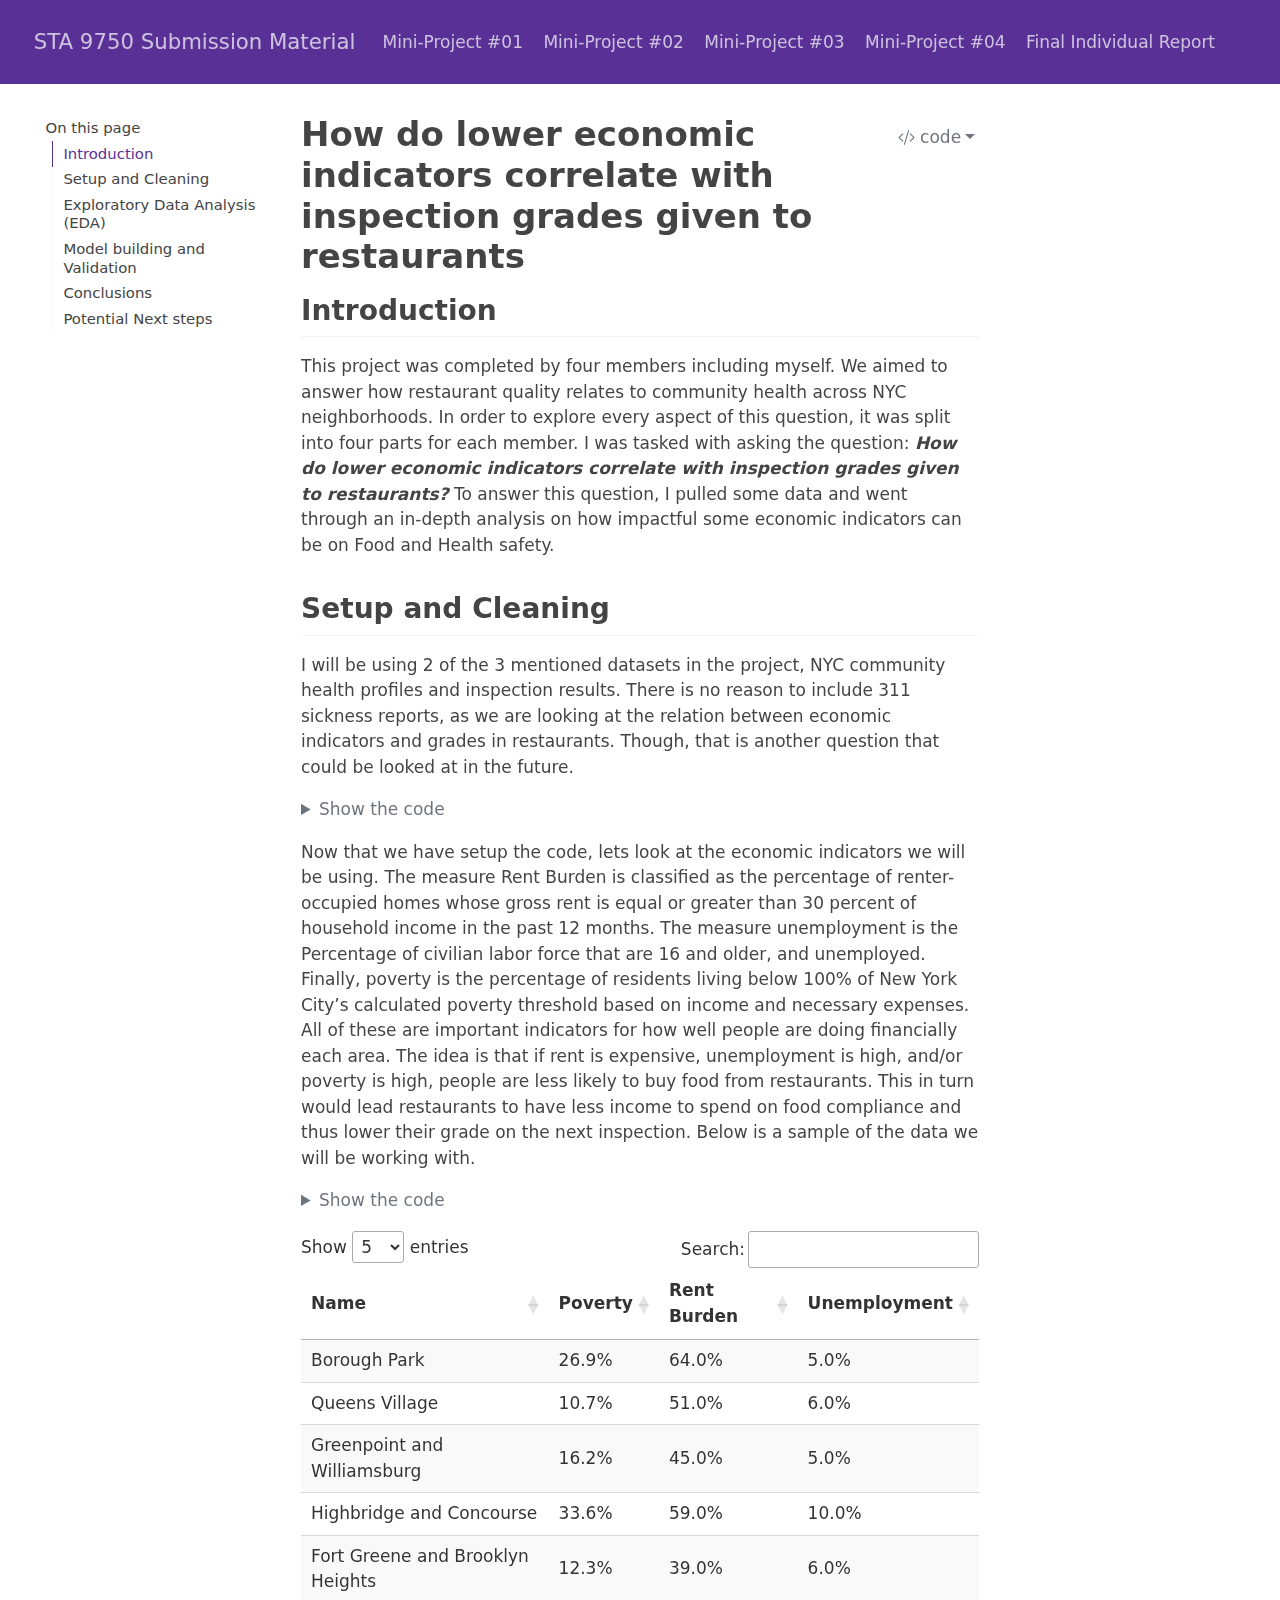
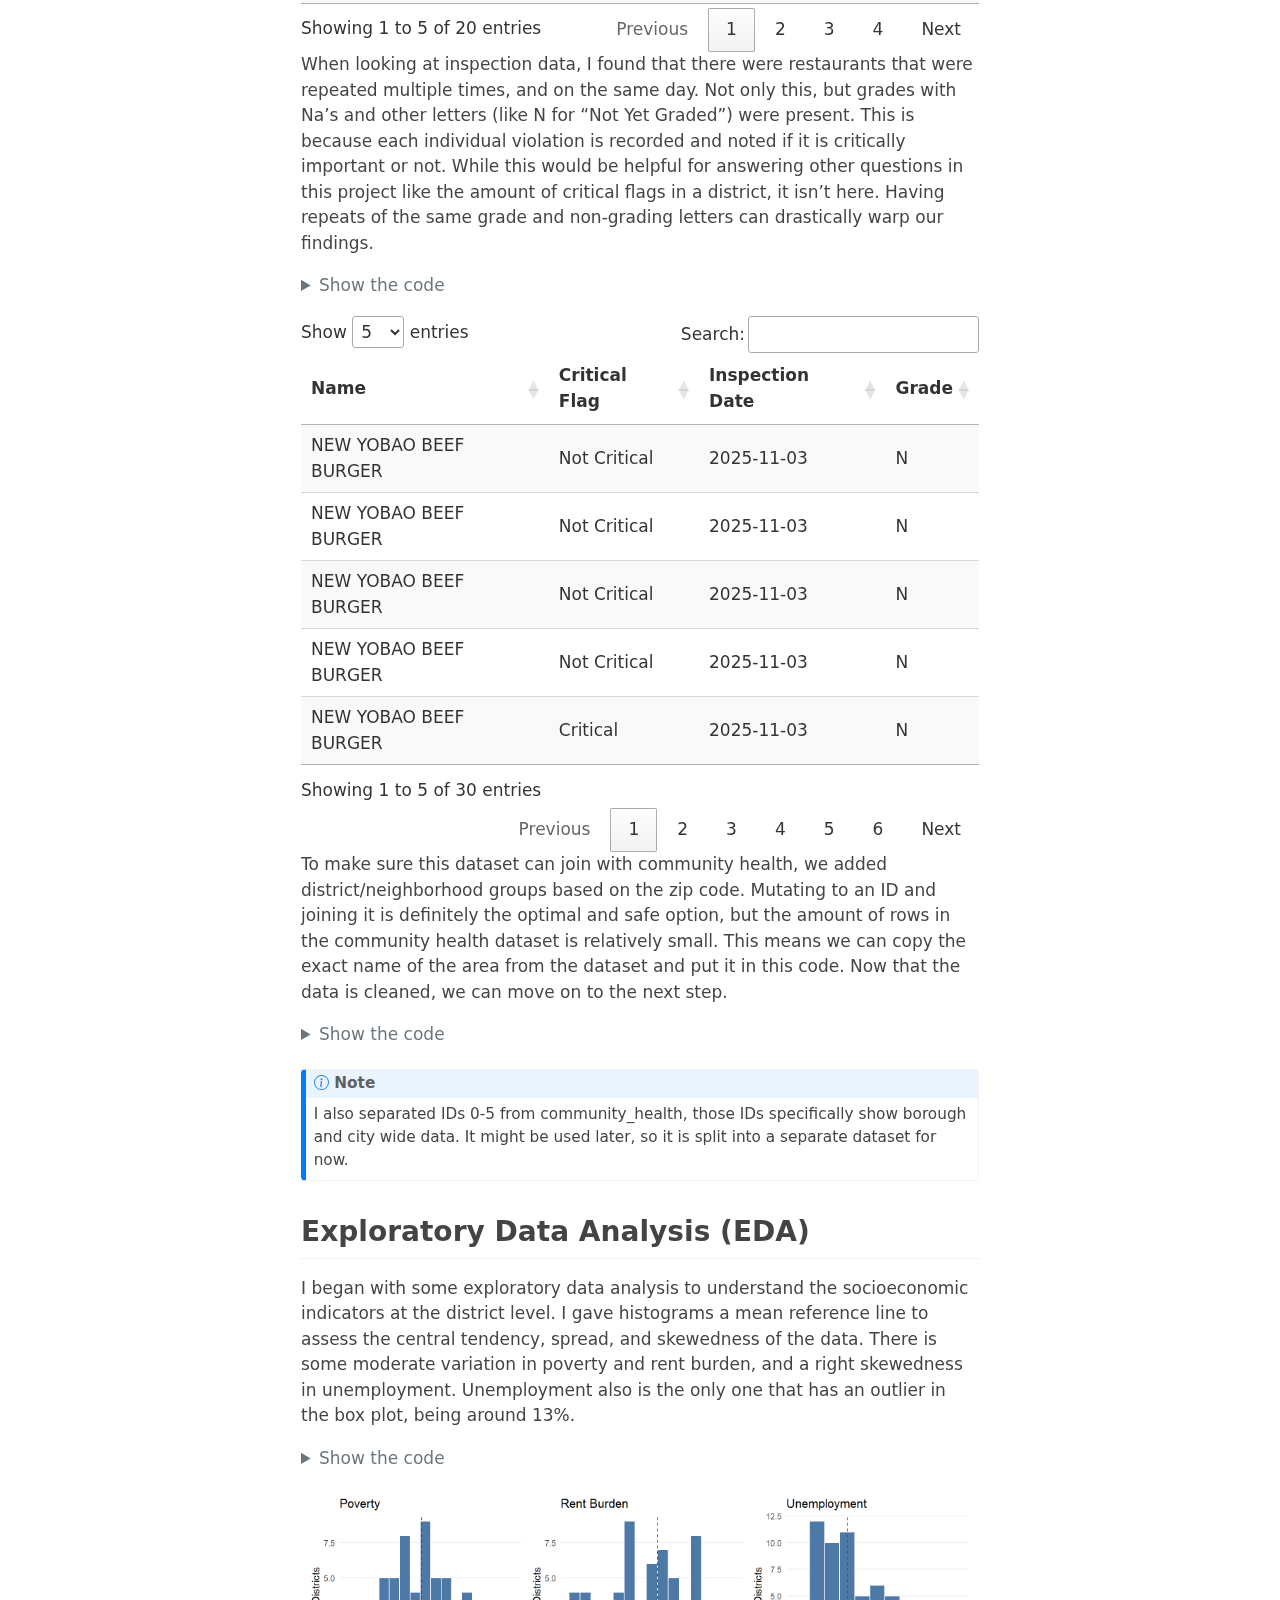
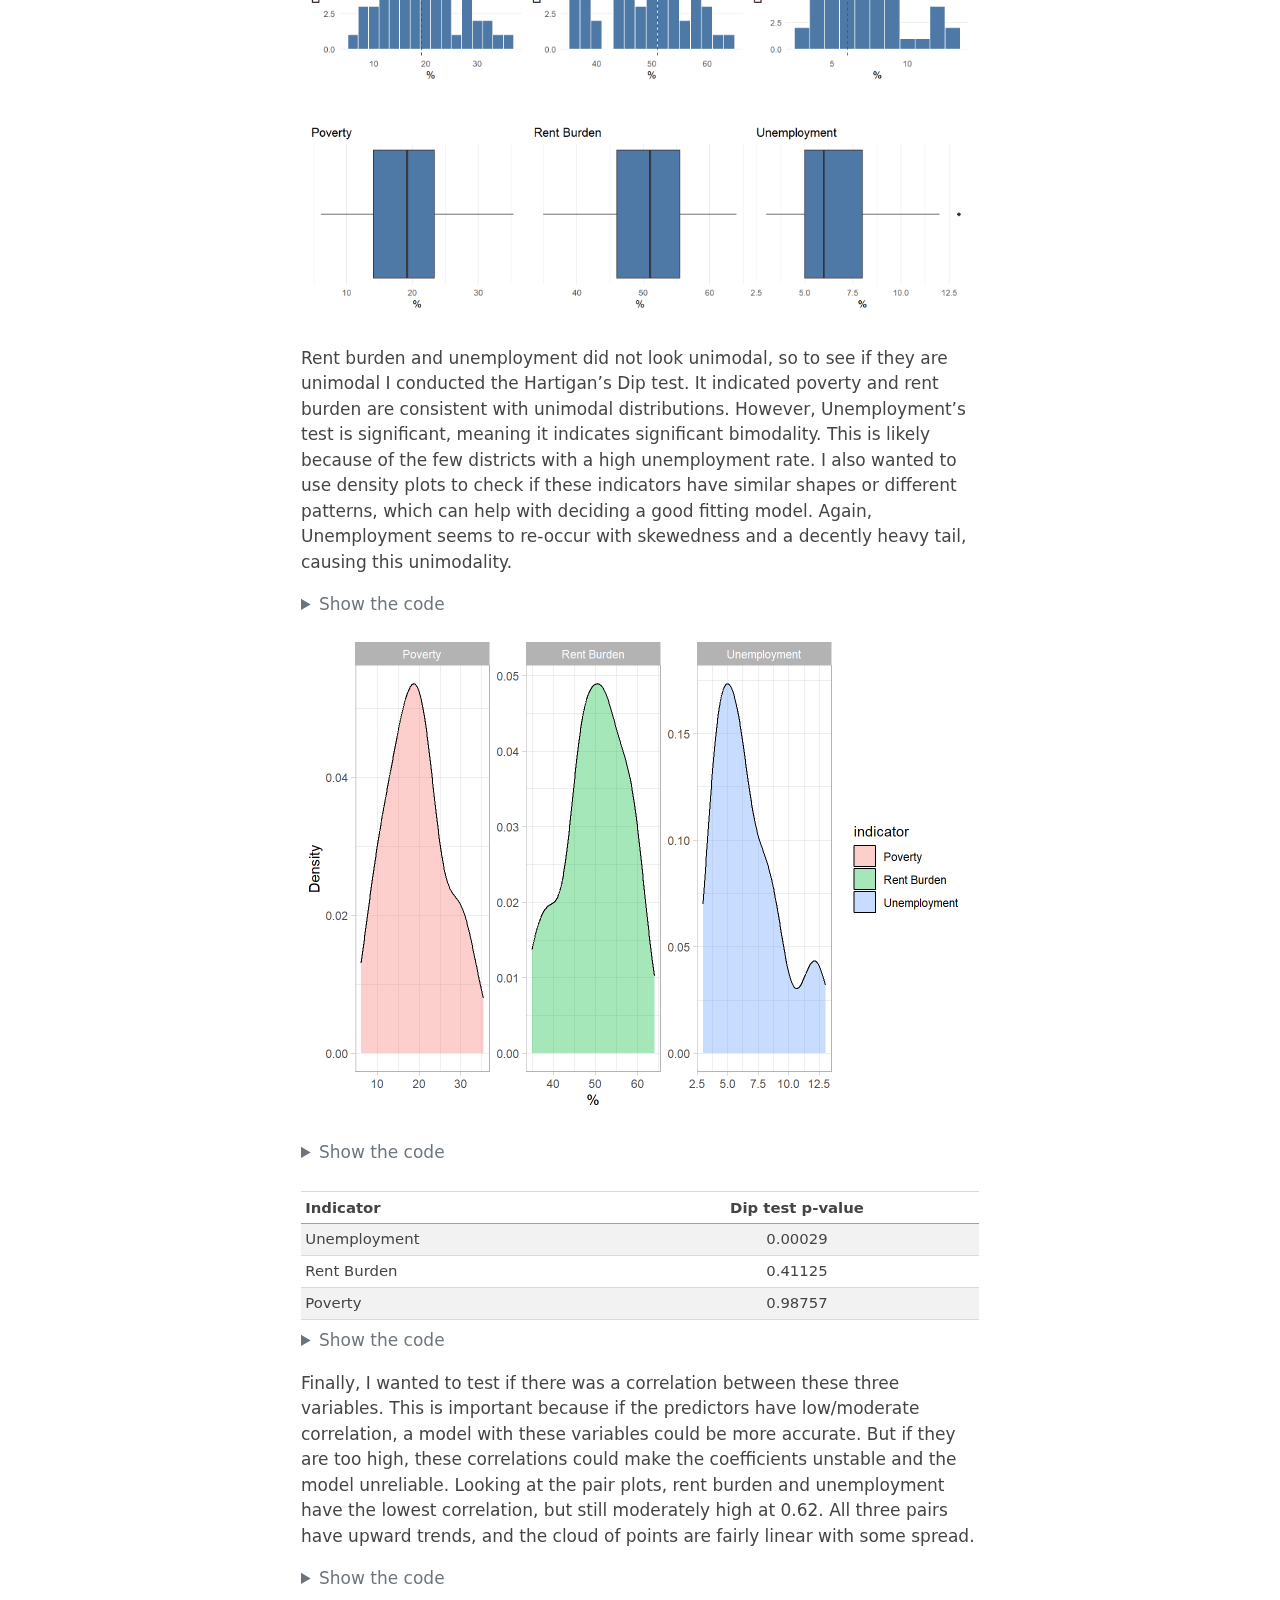
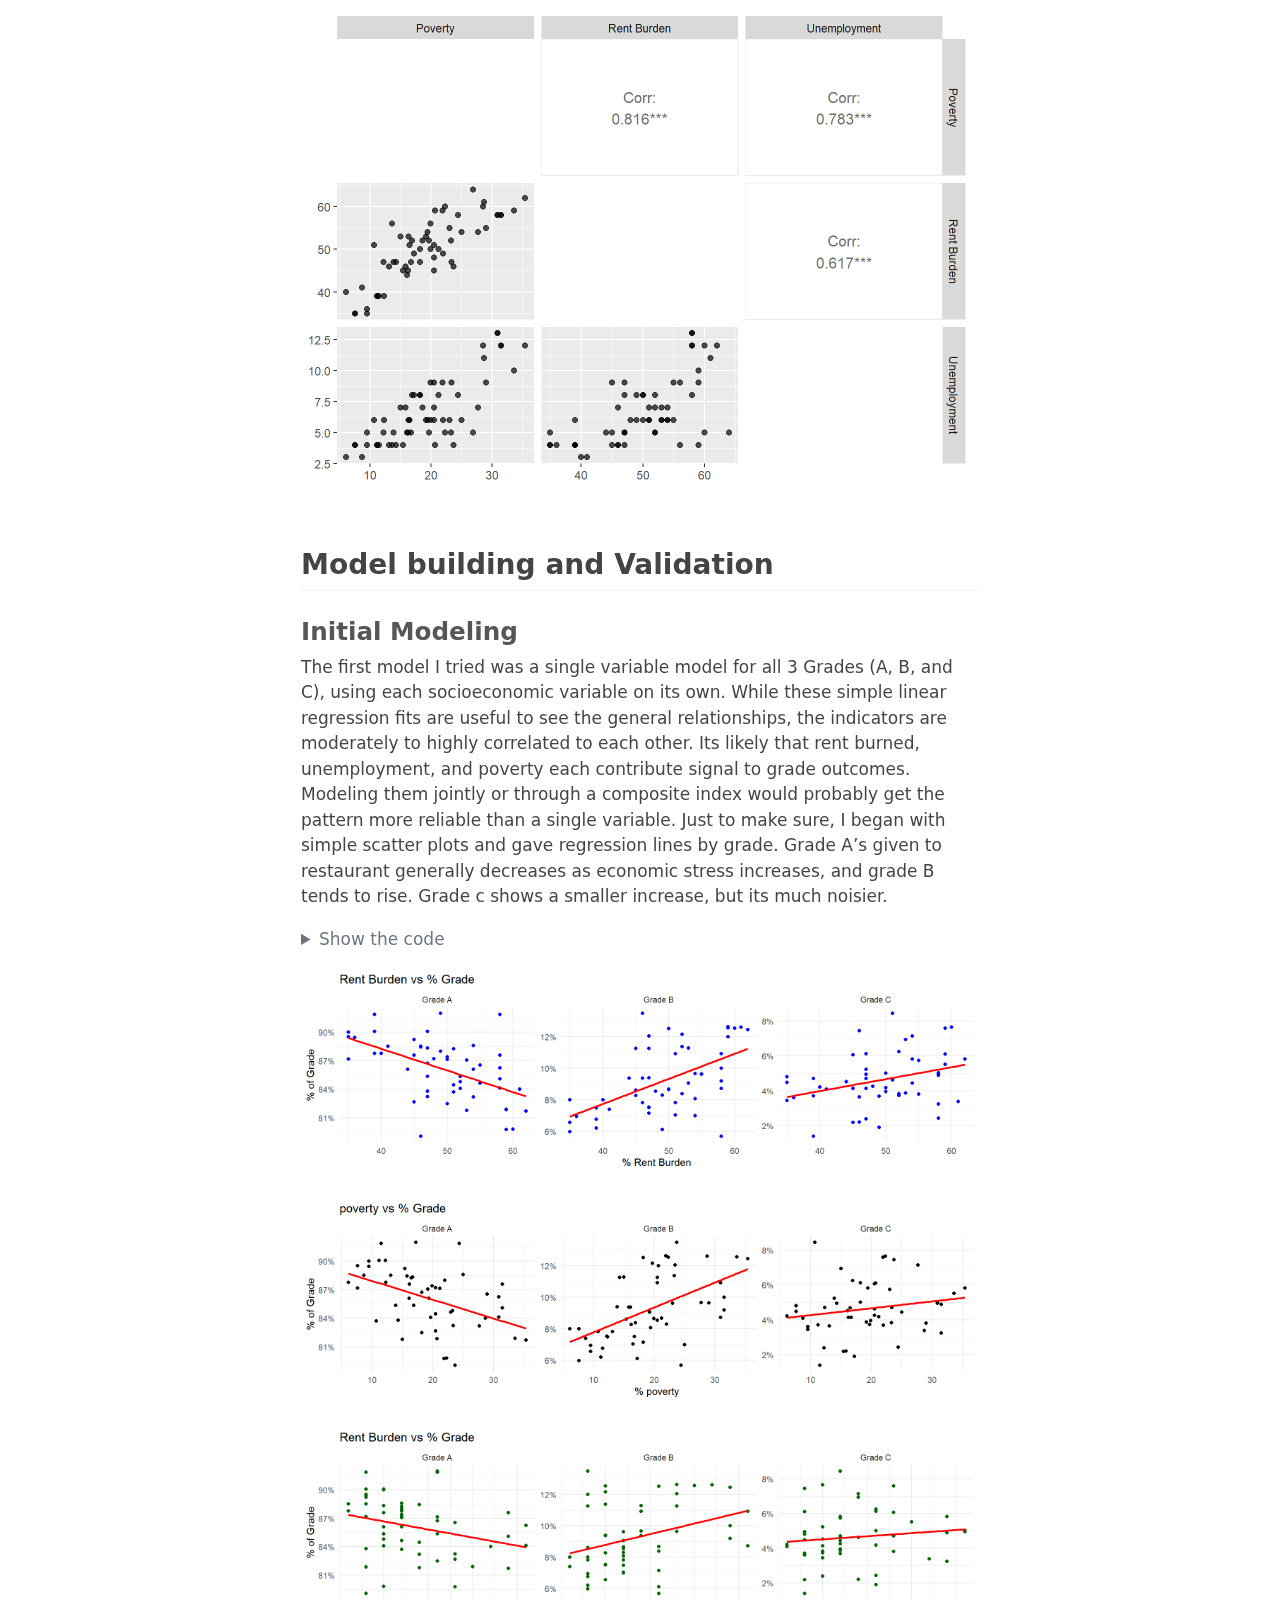
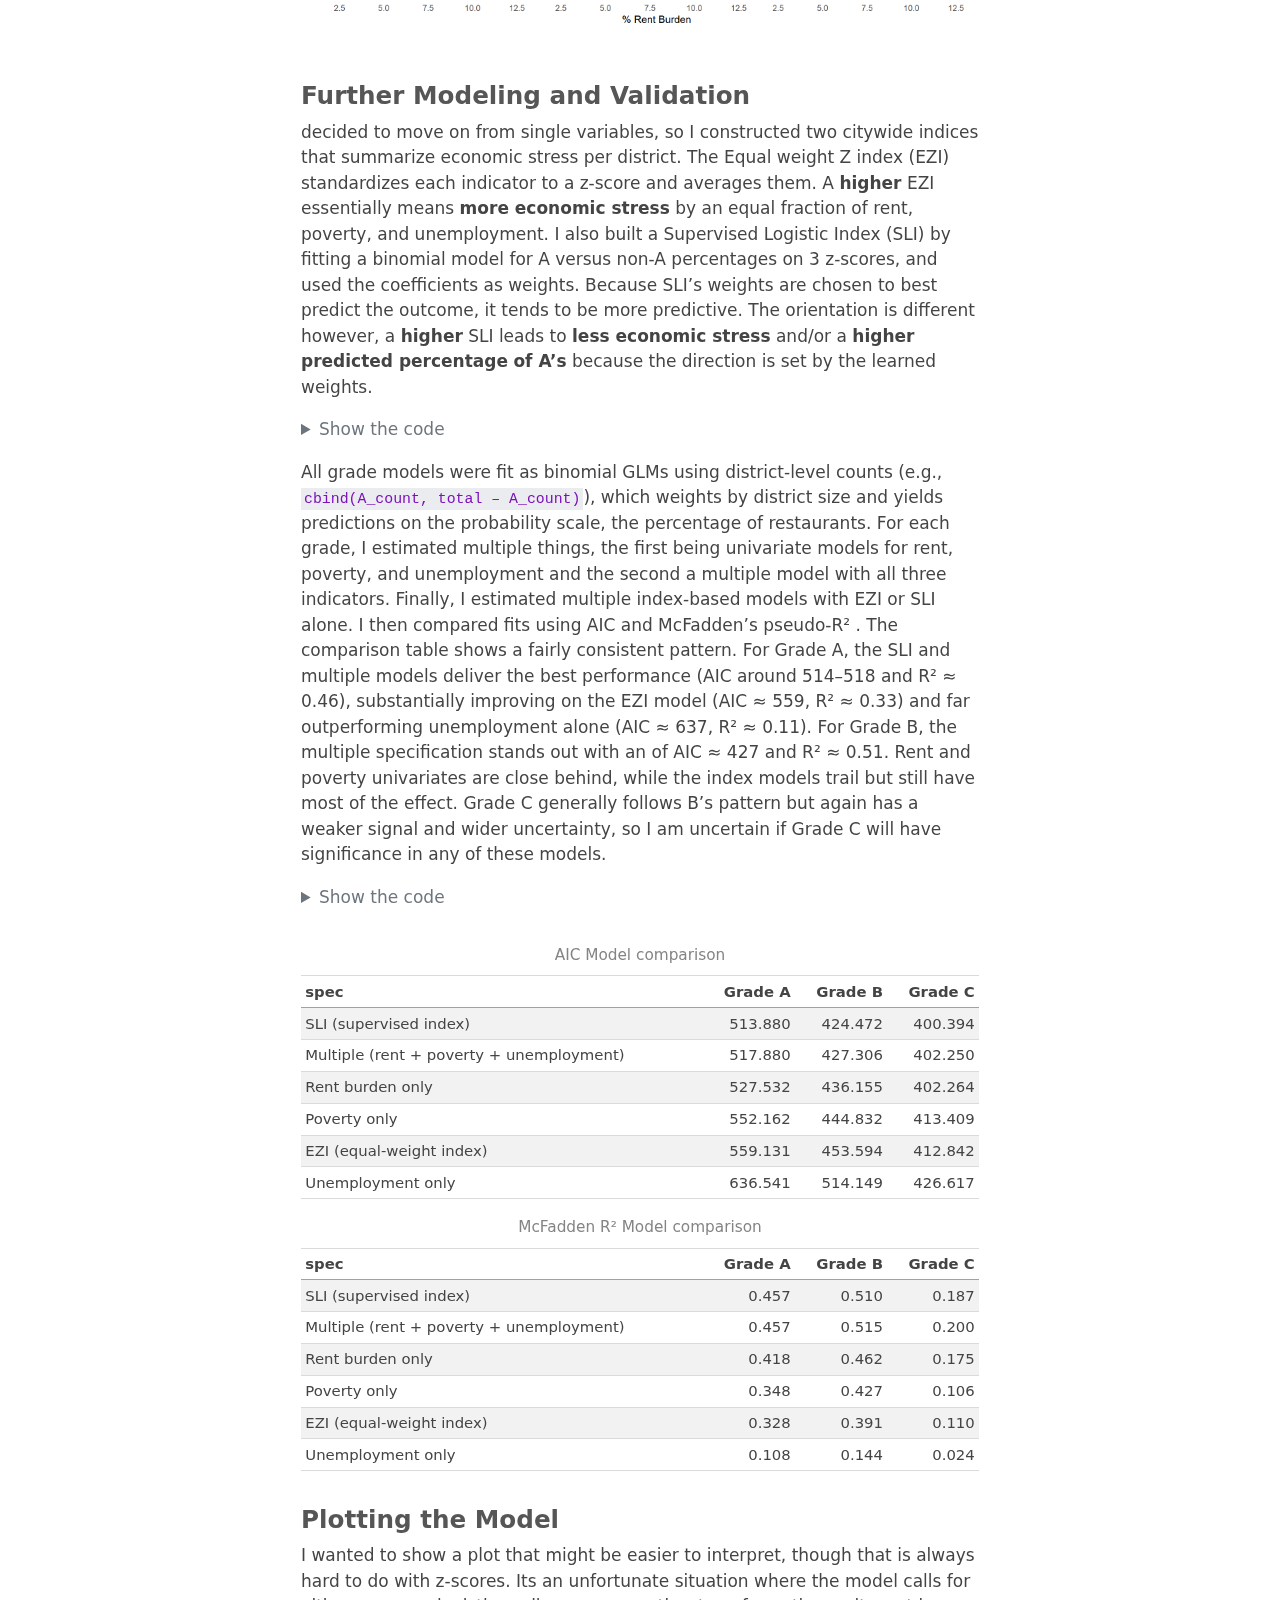
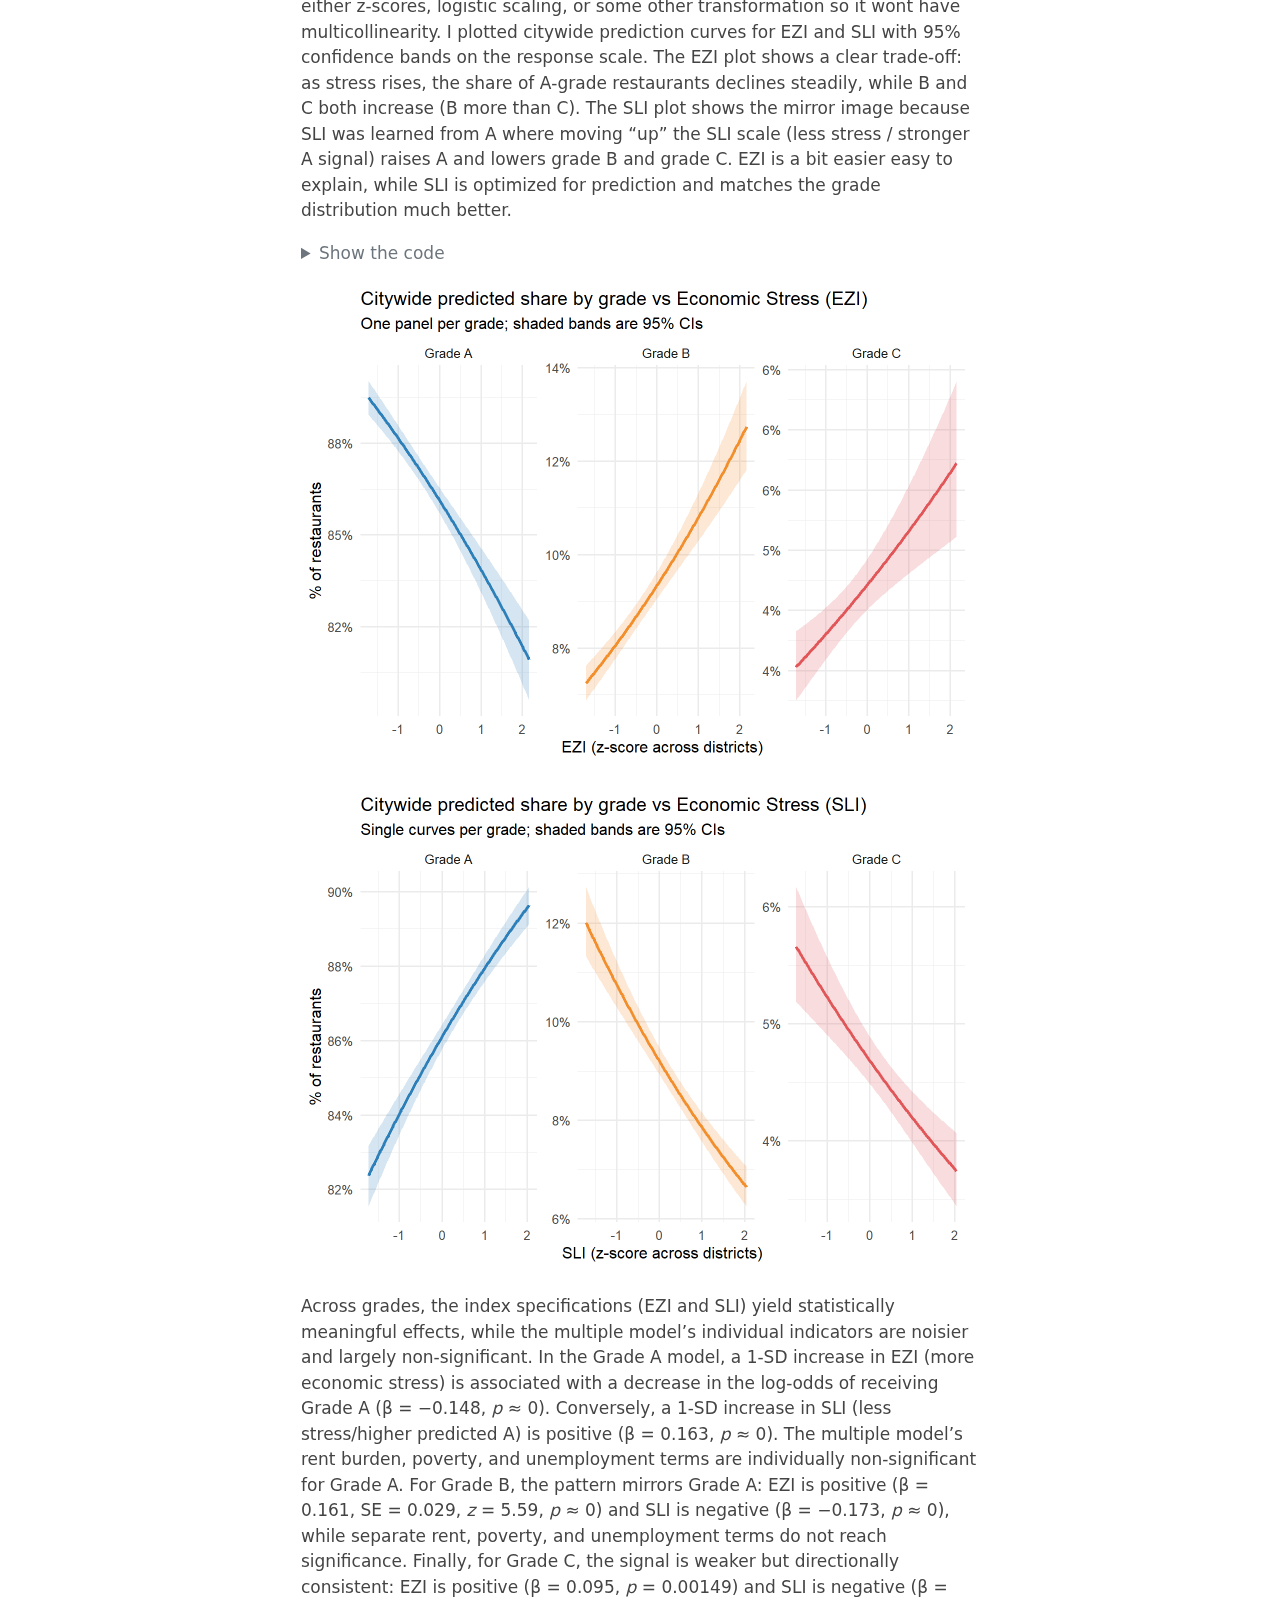
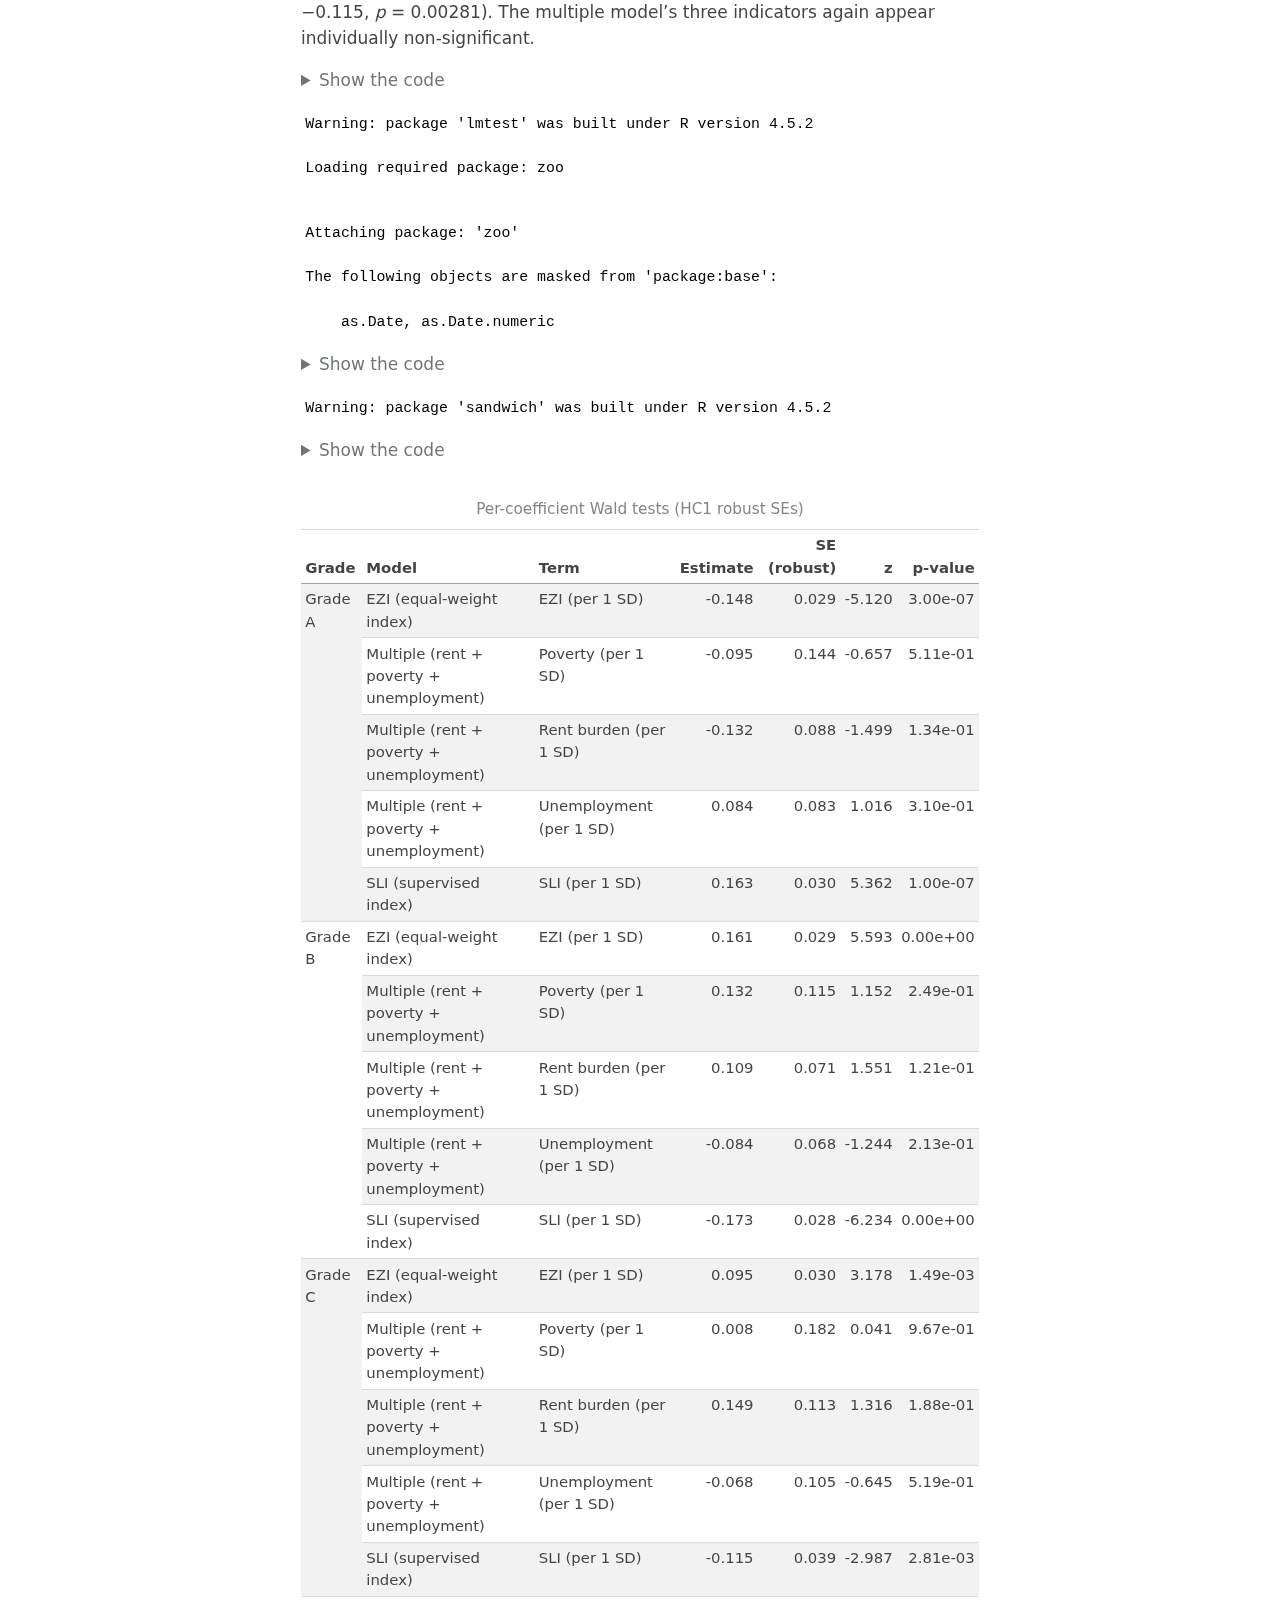
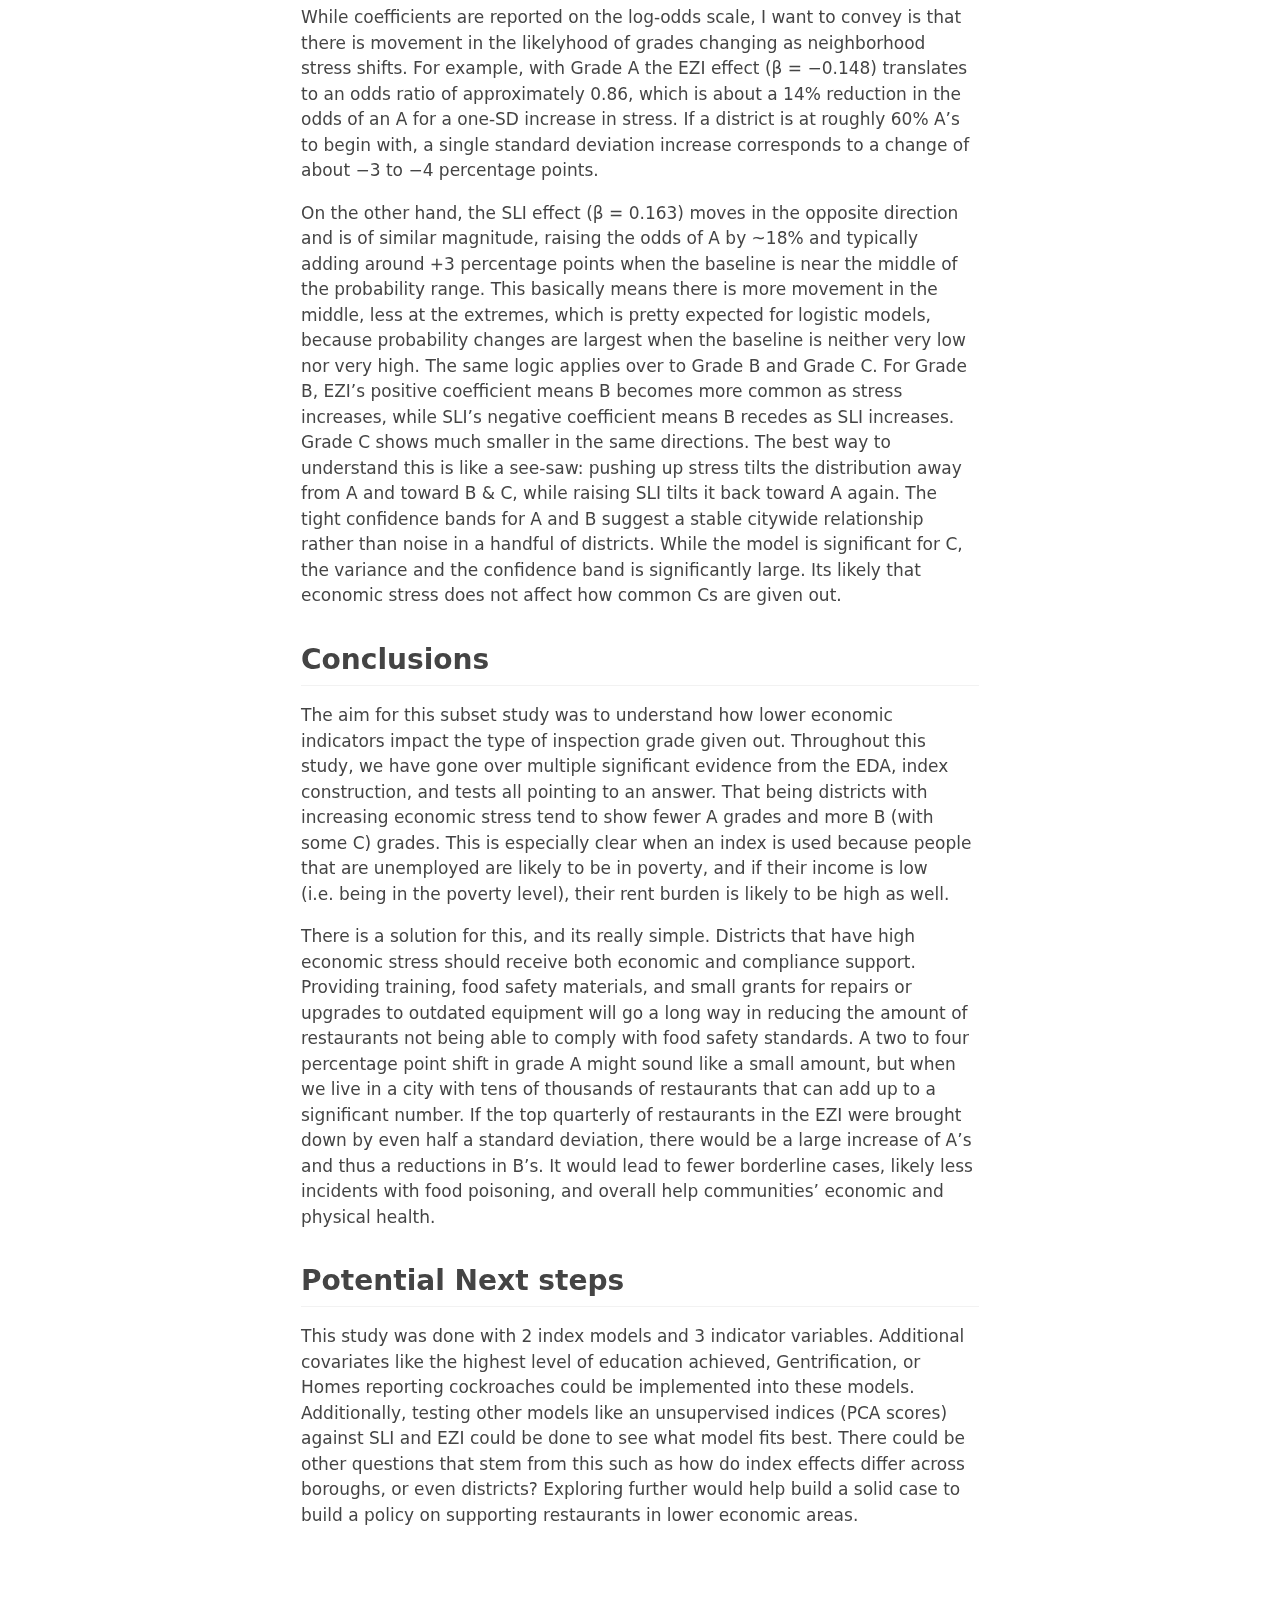
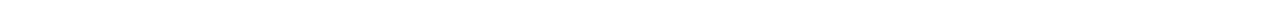
<file: docs/Final Individual Report.html>
<!DOCTYPE html>
<html xmlns="http://www.w3.org/1999/xhtml" lang="en" xml:lang="en"><head>

<meta charset="utf-8">
<meta name="generator" content="quarto-1.8.25">

<meta name="viewport" content="width=device-width, initial-scale=1.0, user-scalable=yes">


<title>How do lower economic indicators correlate with inspection grades given to restaurants – STA 9750 Submission Material</title>
<style>
code{white-space: pre-wrap;}
span.smallcaps{font-variant: small-caps;}
div.columns{display: flex; gap: min(4vw, 1.5em);}
div.column{flex: auto; overflow-x: auto;}
div.hanging-indent{margin-left: 1.5em; text-indent: -1.5em;}
ul.task-list{list-style: none;}
ul.task-list li input[type="checkbox"] {
  width: 0.8em;
  margin: 0 0.8em 0.2em -1em; /* quarto-specific, see https://github.com/quarto-dev/quarto-cli/issues/4556 */ 
  vertical-align: middle;
}
/* CSS for syntax highlighting */
html { -webkit-text-size-adjust: 100%; }
pre > code.sourceCode { white-space: pre; position: relative; }
pre > code.sourceCode > span { display: inline-block; line-height: 1.25; }
pre > code.sourceCode > span:empty { height: 1.2em; }
.sourceCode { overflow: visible; }
code.sourceCode > span { color: inherit; text-decoration: inherit; }
div.sourceCode { margin: 1em 0; }
pre.sourceCode { margin: 0; }
@media screen {
div.sourceCode { overflow: auto; }
}
@media print {
pre > code.sourceCode { white-space: pre-wrap; }
pre > code.sourceCode > span { text-indent: -5em; padding-left: 5em; }
}
pre.numberSource code
  { counter-reset: source-line 0; }
pre.numberSource code > span
  { position: relative; left: -4em; counter-increment: source-line; }
pre.numberSource code > span > a:first-child::before
  { content: counter(source-line);
    position: relative; left: -1em; text-align: right; vertical-align: baseline;
    border: none; display: inline-block;
    -webkit-touch-callout: none; -webkit-user-select: none;
    -khtml-user-select: none; -moz-user-select: none;
    -ms-user-select: none; user-select: none;
    padding: 0 4px; width: 4em;
  }
pre.numberSource { margin-left: 3em;  padding-left: 4px; }
div.sourceCode
  {   }
@media screen {
pre > code.sourceCode > span > a:first-child::before { text-decoration: underline; }
}
</style>


<script src="site_libs/quarto-nav/quarto-nav.js"></script>
<script src="site_libs/quarto-nav/headroom.min.js"></script>
<script src="site_libs/clipboard/clipboard.min.js"></script>
<script src="site_libs/quarto-search/autocomplete.umd.js"></script>
<script src="site_libs/quarto-search/fuse.min.js"></script>
<script src="site_libs/quarto-search/quarto-search.js"></script>
<meta name="quarto:offset" content="./">
<script src="site_libs/quarto-html/quarto.js" type="module"></script>
<script src="site_libs/quarto-html/tabsets/tabsets.js" type="module"></script>
<script src="site_libs/quarto-html/axe/axe-check.js" type="module"></script>
<script src="site_libs/quarto-html/popper.min.js"></script>
<script src="site_libs/quarto-html/tippy.umd.min.js"></script>
<script src="site_libs/quarto-html/anchor.min.js"></script>
<link href="site_libs/quarto-html/tippy.css" rel="stylesheet">
<link href="site_libs/quarto-html/quarto-syntax-highlighting-7b89279ff1a6dce999919e0e67d4d9ec.css" rel="stylesheet" id="quarto-text-highlighting-styles">
<script src="site_libs/bootstrap/bootstrap.min.js"></script>
<link href="site_libs/bootstrap/bootstrap-icons.css" rel="stylesheet">
<link href="site_libs/bootstrap/bootstrap-5657dfa6c17a855b02079790714f0f49.min.css" rel="stylesheet" append-hash="true" id="quarto-bootstrap" data-mode="light">
<script id="quarto-search-options" type="application/json">{
  "location": "navbar",
  "copy-button": false,
  "collapse-after": 3,
  "panel-placement": "end",
  "type": "overlay",
  "limit": 50,
  "keyboard-shortcut": [
    "f",
    "/",
    "s"
  ],
  "show-item-context": false,
  "language": {
    "search-no-results-text": "No results",
    "search-matching-documents-text": "matching documents",
    "search-copy-link-title": "Copy link to search",
    "search-hide-matches-text": "Hide additional matches",
    "search-more-match-text": "more match in this document",
    "search-more-matches-text": "more matches in this document",
    "search-clear-button-title": "Clear",
    "search-text-placeholder": "",
    "search-detached-cancel-button-title": "Cancel",
    "search-submit-button-title": "Submit",
    "search-label": "Search"
  }
}</script>
<link href="site_libs/htmltools-fill-0.5.8.1/fill.css" rel="stylesheet">

<script src="site_libs/htmlwidgets-1.6.4/htmlwidgets.js"></script>

<link href="site_libs/datatables-css-0.0.0/datatables-crosstalk.css" rel="stylesheet">

<script src="site_libs/datatables-binding-0.34.0/datatables.js"></script>

<script src="site_libs/jquery-3.6.0/jquery-3.6.0.min.js"></script>

<link href="site_libs/dt-core-1.13.6/css/jquery.dataTables.min.css" rel="stylesheet">

<link href="site_libs/dt-core-1.13.6/css/jquery.dataTables.extra.css" rel="stylesheet">

<script src="site_libs/dt-core-1.13.6/js/jquery.dataTables.min.js"></script>

<link href="site_libs/crosstalk-1.2.2/css/crosstalk.min.css" rel="stylesheet">

<script src="site_libs/crosstalk-1.2.2/js/crosstalk.min.js"></script>

<script src="site_libs/kePrint-0.0.1/kePrint.js"></script>

<link href="site_libs/lightable-0.0.1/lightable.css" rel="stylesheet">



</head>

<body class="floating nav-fixed quarto-light">

<div id="quarto-search-results"></div>
  <header id="quarto-header" class="headroom fixed-top">
    <nav class="navbar navbar-expand-lg " data-bs-theme="dark">
      <div class="navbar-container container-fluid">
      <div class="navbar-brand-container mx-auto">
    <a href="./index.html" class="navbar-brand navbar-brand-logo">
    </a>
    <a class="navbar-brand" href="./index.html">
    <span class="navbar-title">STA 9750 Submission Material</span>
    </a>
  </div>
          <button class="navbar-toggler" type="button" data-bs-toggle="collapse" data-bs-target="#navbarCollapse" aria-controls="navbarCollapse" role="menu" aria-expanded="false" aria-label="Toggle navigation" onclick="if (window.quartoToggleHeadroom) { window.quartoToggleHeadroom(); }">
  <span class="navbar-toggler-icon"></span>
</button>
          <div class="collapse navbar-collapse" id="navbarCollapse">
            <ul class="navbar-nav navbar-nav-scroll me-auto">
  <li class="nav-item">
    <a class="nav-link" href="./mp01.html"> 
<span class="menu-text">Mini-Project #01</span></a>
  </li>  
  <li class="nav-item">
    <a class="nav-link" href="./mp02.html"> 
<span class="menu-text">Mini-Project #02</span></a>
  </li>  
  <li class="nav-item">
    <a class="nav-link" href="./mp03.html"> 
<span class="menu-text">Mini-Project #03</span></a>
  </li>  
  <li class="nav-item">
    <a class="nav-link" href="./mp04.html"> 
<span class="menu-text">Mini-Project #04</span></a>
  </li>  
  <li class="nav-item">
    <a class="nav-link" href="./Final-Individual-Report.html"> 
<span class="menu-text">Final Individual Report</span></a>
  </li>  
</ul>
          </div> <!-- /navcollapse -->
            <div class="quarto-navbar-tools">
</div>
      </div> <!-- /container-fluid -->
    </nav>
</header>
<!-- content -->
<div id="quarto-content" class="quarto-container page-columns page-rows-contents page-layout-article page-navbar">
<!-- sidebar -->
  <nav id="quarto-sidebar" class="sidebar collapse collapse-horizontal quarto-sidebar-collapse-item sidebar-navigation floating overflow-auto">
    <nav id="TOC" role="doc-toc" class="toc-active">
    <h2 id="toc-title">On this page</h2>
   
  <ul>
  <li><a href="#introduction" id="toc-introduction" class="nav-link active" data-scroll-target="#introduction">Introduction</a></li>
  <li><a href="#setup-and-cleaning" id="toc-setup-and-cleaning" class="nav-link" data-scroll-target="#setup-and-cleaning">Setup and Cleaning</a></li>
  <li><a href="#exploratory-data-analysis-eda" id="toc-exploratory-data-analysis-eda" class="nav-link" data-scroll-target="#exploratory-data-analysis-eda">Exploratory Data Analysis (EDA)</a></li>
  <li><a href="#model-building-and-validation" id="toc-model-building-and-validation" class="nav-link" data-scroll-target="#model-building-and-validation">Model building and Validation</a>
  <ul class="collapse">
  <li><a href="#initial-modeling" id="toc-initial-modeling" class="nav-link" data-scroll-target="#initial-modeling">Initial Modeling</a></li>
  <li><a href="#further-modeling-and-validation" id="toc-further-modeling-and-validation" class="nav-link" data-scroll-target="#further-modeling-and-validation">Further Modeling and Validation</a></li>
  <li><a href="#plotting-the-model" id="toc-plotting-the-model" class="nav-link" data-scroll-target="#plotting-the-model">Plotting the Model</a></li>
  </ul></li>
  <li><a href="#conclusions" id="toc-conclusions" class="nav-link" data-scroll-target="#conclusions">Conclusions</a></li>
  <li><a href="#potential-next-steps" id="toc-potential-next-steps" class="nav-link" data-scroll-target="#potential-next-steps">Potential Next steps</a></li>
  </ul>
</nav>
</nav>
<div id="quarto-sidebar-glass" class="quarto-sidebar-collapse-item" data-bs-toggle="collapse" data-bs-target=".quarto-sidebar-collapse-item"></div>
<!-- margin-sidebar -->
    <div id="quarto-margin-sidebar" class="sidebar margin-sidebar zindex-bottom">
    </div>
<!-- main -->
<main class="content" id="quarto-document-content">

<header id="title-block-header" class="quarto-title-block default">
<div class="quarto-title">
<div class="quarto-title-block"><div><h1 class="title">How do lower economic indicators correlate with inspection grades given to restaurants</h1><button type="button" class="btn code-tools-button dropdown-toggle" id="quarto-code-tools-menu" data-bs-toggle="dropdown" aria-expanded="false"><i class="bi"></i> code</button><ul class="dropdown-menu dropdown-menu-end" aria-labelelledby="quarto-code-tools-menu"><li><a id="quarto-show-all-code" class="dropdown-item" href="javascript:void(0)" role="button">Show All Code</a></li><li><a id="quarto-hide-all-code" class="dropdown-item" href="javascript:void(0)" role="button">Hide All Code</a></li><li><hr class="dropdown-divider"></li><li><a id="quarto-view-source" class="dropdown-item" href="javascript:void(0)" role="button">View Source</a></li></ul></div></div>
</div>



<div class="quarto-title-meta">

    
  
    
  </div>
  


</header>


<section id="introduction" class="level2">
<h2 class="anchored" data-anchor-id="introduction">Introduction</h2>
<p>This project was completed by four members including myself. We aimed to answer how restaurant quality relates to community health across NYC neighborhoods. In order to explore every aspect of this question, it was split into four parts for each member. I was tasked with asking the question: <strong><em>How do lower economic indicators correlate with inspection grades given to restaurants?</em></strong> To answer this question, I pulled some data and went through an in-depth analysis on how impactful some economic indicators can be on Food and Health safety.</p>
</section>
<section id="setup-and-cleaning" class="level2">
<h2 class="anchored" data-anchor-id="setup-and-cleaning">Setup and Cleaning</h2>
<p>I will be using 2 of the 3 mentioned datasets in the project, NYC community health profiles and inspection results. There is no reason to include 311 sickness reports, as we are looking at the relation between economic indicators and grades in restaurants. Though, that is another question that could be looked at in the future.</p>
<div class="cell">
<details class="code-fold">
<summary>Show the code</summary>
<div class="code-copy-outer-scaffold"><div class="sourceCode cell-code" id="cb1"><pre class="sourceCode r code-with-copy"><code class="sourceCode r"><span id="cb1-1"><a href="#cb1-1" aria-hidden="true" tabindex="-1"></a><span class="fu">library</span>(readxl); <span class="fu">library</span>(tibble); <span class="fu">library</span>(dplyr)</span>
<span id="cb1-2"><a href="#cb1-2" aria-hidden="true" tabindex="-1"></a><span class="fu">library</span>(tidyverse); <span class="fu">library</span>(ggplot2); <span class="fu">library</span>(reshape2)</span>
<span id="cb1-3"><a href="#cb1-3" aria-hidden="true" tabindex="-1"></a><span class="fu">library</span>(lubridate); <span class="fu">library</span>(scales); <span class="fu">library</span>(janitor)</span>
<span id="cb1-4"><a href="#cb1-4" aria-hidden="true" tabindex="-1"></a><span class="fu">library</span>(forcats); <span class="fu">library</span>(patchwork); <span class="fu">library</span>(scales)</span>
<span id="cb1-5"><a href="#cb1-5" aria-hidden="true" tabindex="-1"></a><span class="fu">library</span>(DT); <span class="fu">library</span>(glue); <span class="fu">library</span>(httr2); <span class="fu">library</span>(cowplot);</span>
<span id="cb1-6"><a href="#cb1-6" aria-hidden="true" tabindex="-1"></a><span class="fu">library</span>(knitr); <span class="fu">library</span>(diptest); <span class="fu">library</span>(kableExtra)</span>
<span id="cb1-7"><a href="#cb1-7" aria-hidden="true" tabindex="-1"></a><span class="fu">library</span>(GGally);<span class="fu">library</span>(arm);<span class="fu">library</span>(broom);<span class="fu">library</span>(car)</span>
<span id="cb1-8"><a href="#cb1-8" aria-hidden="true" tabindex="-1"></a><span class="fu">library</span>(conflicted);<span class="fu">library</span>(glmnet)</span>
<span id="cb1-9"><a href="#cb1-9" aria-hidden="true" tabindex="-1"></a><span class="fu">conflict_prefer</span>(<span class="st">"select"</span>, <span class="st">"dplyr"</span>)</span>
<span id="cb1-10"><a href="#cb1-10" aria-hidden="true" tabindex="-1"></a><span class="fu">conflict_prefer</span>(<span class="st">"filter"</span>, <span class="st">"dplyr"</span>)</span>
<span id="cb1-11"><a href="#cb1-11" aria-hidden="true" tabindex="-1"></a><span class="fu">conflicts_prefer</span>(dplyr<span class="sc">::</span>recode)</span>
<span id="cb1-12"><a href="#cb1-12" aria-hidden="true" tabindex="-1"></a></span>
<span id="cb1-13"><a href="#cb1-13" aria-hidden="true" tabindex="-1"></a></span>
<span id="cb1-14"><a href="#cb1-14" aria-hidden="true" tabindex="-1"></a></span>
<span id="cb1-15"><a href="#cb1-15" aria-hidden="true" tabindex="-1"></a>inspection_df <span class="ot">&lt;-</span> <span class="cf">function</span>(</span>
<span id="cb1-16"><a href="#cb1-16" aria-hidden="true" tabindex="-1"></a>    <span class="at">dest_dir      =</span> <span class="fu">file.path</span>(<span class="st">"data"</span>, <span class="st">"finproj"</span>),</span>
<span id="cb1-17"><a href="#cb1-17" aria-hidden="true" tabindex="-1"></a>    <span class="at">filename      =</span> <span class="st">"dohmh_restaurant_inspections.csv"</span>,</span>
<span id="cb1-18"><a href="#cb1-18" aria-hidden="true" tabindex="-1"></a>    <span class="at">force_refresh =</span> <span class="cn">FALSE</span>,</span>
<span id="cb1-19"><a href="#cb1-19" aria-hidden="true" tabindex="-1"></a>    <span class="at">guess_max     =</span> <span class="dv">100000</span>,</span>
<span id="cb1-20"><a href="#cb1-20" aria-hidden="true" tabindex="-1"></a>    <span class="at">quiet_readr   =</span> <span class="cn">TRUE</span></span>
<span id="cb1-21"><a href="#cb1-21" aria-hidden="true" tabindex="-1"></a>) {</span>
<span id="cb1-22"><a href="#cb1-22" aria-hidden="true" tabindex="-1"></a>  src_url   <span class="ot">&lt;-</span> <span class="st">"https://data.cityofnewyork.us/api/views/43nn-pn8j/rows.csv?accessType=DOWNLOAD"</span></span>
<span id="cb1-23"><a href="#cb1-23" aria-hidden="true" tabindex="-1"></a>  dest_file <span class="ot">&lt;-</span> <span class="fu">file.path</span>(dest_dir, filename)</span>
<span id="cb1-24"><a href="#cb1-24" aria-hidden="true" tabindex="-1"></a>  </span>
<span id="cb1-25"><a href="#cb1-25" aria-hidden="true" tabindex="-1"></a></span>
<span id="cb1-26"><a href="#cb1-26" aria-hidden="true" tabindex="-1"></a>  <span class="cf">if</span> (<span class="sc">!</span><span class="fu">dir.exists</span>(dest_dir)) <span class="fu">dir.create</span>(dest_dir, <span class="at">recursive =</span> <span class="cn">TRUE</span>)</span>
<span id="cb1-27"><a href="#cb1-27" aria-hidden="true" tabindex="-1"></a>  </span>
<span id="cb1-28"><a href="#cb1-28" aria-hidden="true" tabindex="-1"></a></span>
<span id="cb1-29"><a href="#cb1-29" aria-hidden="true" tabindex="-1"></a>  needs_download <span class="ot">&lt;-</span> <span class="sc">!</span><span class="fu">file.exists</span>(dest_file) <span class="sc">||</span> <span class="fu">isTRUE</span>(force_refresh)</span>
<span id="cb1-30"><a href="#cb1-30" aria-hidden="true" tabindex="-1"></a>  </span>
<span id="cb1-31"><a href="#cb1-31" aria-hidden="true" tabindex="-1"></a>  <span class="cf">if</span> (needs_download) {</span>
<span id="cb1-32"><a href="#cb1-32" aria-hidden="true" tabindex="-1"></a>    <span class="fu">message</span>(<span class="fu">ifelse</span>(force_refresh, <span class="st">"Refreshing file: "</span>, <span class="st">"Downloading: "</span>), src_url)</span>
<span id="cb1-33"><a href="#cb1-33" aria-hidden="true" tabindex="-1"></a>    </span>
<span id="cb1-34"><a href="#cb1-34" aria-hidden="true" tabindex="-1"></a></span>
<span id="cb1-35"><a href="#cb1-35" aria-hidden="true" tabindex="-1"></a>    resp <span class="ot">&lt;-</span> httr2<span class="sc">::</span><span class="fu">req_perform</span>(httr2<span class="sc">::</span><span class="fu">request</span>(src_url))</span>
<span id="cb1-36"><a href="#cb1-36" aria-hidden="true" tabindex="-1"></a>    httr2<span class="sc">::</span><span class="fu">resp_check_status</span>(resp)</span>
<span id="cb1-37"><a href="#cb1-37" aria-hidden="true" tabindex="-1"></a>    </span>
<span id="cb1-38"><a href="#cb1-38" aria-hidden="true" tabindex="-1"></a>    raw <span class="ot">&lt;-</span> httr2<span class="sc">::</span><span class="fu">resp_body_raw</span>(resp)</span>
<span id="cb1-39"><a href="#cb1-39" aria-hidden="true" tabindex="-1"></a>    tmp <span class="ot">&lt;-</span> <span class="fu">tempfile</span>(<span class="at">fileext =</span> <span class="st">".csv"</span>)</span>
<span id="cb1-40"><a href="#cb1-40" aria-hidden="true" tabindex="-1"></a>    readr<span class="sc">::</span><span class="fu">write_file</span>(raw, tmp)</span>
<span id="cb1-41"><a href="#cb1-41" aria-hidden="true" tabindex="-1"></a>    <span class="fu">file.rename</span>(tmp, dest_file)</span>
<span id="cb1-42"><a href="#cb1-42" aria-hidden="true" tabindex="-1"></a>    </span>
<span id="cb1-43"><a href="#cb1-43" aria-hidden="true" tabindex="-1"></a>    <span class="fu">message</span>(<span class="st">"File saved to: "</span>, dest_file)</span>
<span id="cb1-44"><a href="#cb1-44" aria-hidden="true" tabindex="-1"></a>  } <span class="cf">else</span> {</span>
<span id="cb1-45"><a href="#cb1-45" aria-hidden="true" tabindex="-1"></a>    <span class="fu">message</span>(<span class="st">"File already exists in destination: "</span>, dest_file)</span>
<span id="cb1-46"><a href="#cb1-46" aria-hidden="true" tabindex="-1"></a>  }</span>
<span id="cb1-47"><a href="#cb1-47" aria-hidden="true" tabindex="-1"></a>  </span>
<span id="cb1-48"><a href="#cb1-48" aria-hidden="true" tabindex="-1"></a>  df <span class="ot">&lt;-</span> readr<span class="sc">::</span><span class="fu">read_csv</span>(dest_file,</span>
<span id="cb1-49"><a href="#cb1-49" aria-hidden="true" tabindex="-1"></a>                        <span class="at">guess_max =</span> guess_max,</span>
<span id="cb1-50"><a href="#cb1-50" aria-hidden="true" tabindex="-1"></a>                        <span class="at">show_col_types =</span> <span class="sc">!</span>quiet_readr)</span>
<span id="cb1-51"><a href="#cb1-51" aria-hidden="true" tabindex="-1"></a>  </span>
<span id="cb1-52"><a href="#cb1-52" aria-hidden="true" tabindex="-1"></a>  <span class="cf">if</span> (<span class="st">"INSPECTION DATE"</span> <span class="sc">%in%</span> <span class="fu">names</span>(df)) {</span>
<span id="cb1-53"><a href="#cb1-53" aria-hidden="true" tabindex="-1"></a>    df[[<span class="st">"INSPECTION DATE"</span>]] <span class="ot">&lt;-</span> <span class="fu">suppressWarnings</span>(lubridate<span class="sc">::</span><span class="fu">mdy</span>(df[[<span class="st">"INSPECTION DATE"</span>]]))</span>
<span id="cb1-54"><a href="#cb1-54" aria-hidden="true" tabindex="-1"></a>  }</span>
<span id="cb1-55"><a href="#cb1-55" aria-hidden="true" tabindex="-1"></a>  <span class="cf">if</span> (<span class="st">"RECORD DATE"</span> <span class="sc">%in%</span> <span class="fu">names</span>(df)) {</span>
<span id="cb1-56"><a href="#cb1-56" aria-hidden="true" tabindex="-1"></a>    df[[<span class="st">"RECORD DATE"</span>]] <span class="ot">&lt;-</span> <span class="fu">suppressWarnings</span>(lubridate<span class="sc">::</span><span class="fu">mdy</span>(df[[<span class="st">"RECORD DATE"</span>]]))</span>
<span id="cb1-57"><a href="#cb1-57" aria-hidden="true" tabindex="-1"></a>  }</span>
<span id="cb1-58"><a href="#cb1-58" aria-hidden="true" tabindex="-1"></a>  </span>
<span id="cb1-59"><a href="#cb1-59" aria-hidden="true" tabindex="-1"></a>  <span class="fu">return</span>(df)</span>
<span id="cb1-60"><a href="#cb1-60" aria-hidden="true" tabindex="-1"></a>  </span>
<span id="cb1-61"><a href="#cb1-61" aria-hidden="true" tabindex="-1"></a>}</span>
<span id="cb1-62"><a href="#cb1-62" aria-hidden="true" tabindex="-1"></a></span>
<span id="cb1-63"><a href="#cb1-63" aria-hidden="true" tabindex="-1"></a></span>
<span id="cb1-64"><a href="#cb1-64" aria-hidden="true" tabindex="-1"></a></span>
<span id="cb1-65"><a href="#cb1-65" aria-hidden="true" tabindex="-1"></a></span>
<span id="cb1-66"><a href="#cb1-66" aria-hidden="true" tabindex="-1"></a></span>
<span id="cb1-67"><a href="#cb1-67" aria-hidden="true" tabindex="-1"></a></span>
<span id="cb1-68"><a href="#cb1-68" aria-hidden="true" tabindex="-1"></a>inspection<span class="ot">&lt;-</span> <span class="fu">inspection_df</span>()</span>
<span id="cb1-69"><a href="#cb1-69" aria-hidden="true" tabindex="-1"></a></span>
<span id="cb1-70"><a href="#cb1-70" aria-hidden="true" tabindex="-1"></a></span>
<span id="cb1-71"><a href="#cb1-71" aria-hidden="true" tabindex="-1"></a></span>
<span id="cb1-72"><a href="#cb1-72" aria-hidden="true" tabindex="-1"></a></span>
<span id="cb1-73"><a href="#cb1-73" aria-hidden="true" tabindex="-1"></a>community_health_df <span class="ot">&lt;-</span> <span class="cf">function</span>() {</span>
<span id="cb1-74"><a href="#cb1-74" aria-hidden="true" tabindex="-1"></a>  <span class="co"># Source url and file names</span></span>
<span id="cb1-75"><a href="#cb1-75" aria-hidden="true" tabindex="-1"></a>  src_url  <span class="ot">&lt;-</span> <span class="st">"https://www.nyc.gov/assets/doh/downloads/excel/episrv/2022-chp-pud.xlsx"</span></span>
<span id="cb1-76"><a href="#cb1-76" aria-hidden="true" tabindex="-1"></a>  src_name <span class="ot">&lt;-</span> <span class="fu">basename</span>(src_url)  </span>
<span id="cb1-77"><a href="#cb1-77" aria-hidden="true" tabindex="-1"></a>  </span>
<span id="cb1-78"><a href="#cb1-78" aria-hidden="true" tabindex="-1"></a>  <span class="co"># Destination paths</span></span>
<span id="cb1-79"><a href="#cb1-79" aria-hidden="true" tabindex="-1"></a>  dest_dir  <span class="ot">&lt;-</span> <span class="fu">file.path</span>(<span class="st">"data"</span>, <span class="st">"finproj"</span>)</span>
<span id="cb1-80"><a href="#cb1-80" aria-hidden="true" tabindex="-1"></a>  dest_file <span class="ot">&lt;-</span> <span class="fu">file.path</span>(dest_dir, src_name)</span>
<span id="cb1-81"><a href="#cb1-81" aria-hidden="true" tabindex="-1"></a>  </span>
<span id="cb1-82"><a href="#cb1-82" aria-hidden="true" tabindex="-1"></a>  <span class="cf">if</span> (<span class="sc">!</span><span class="fu">dir.exists</span>(dest_dir)) {</span>
<span id="cb1-83"><a href="#cb1-83" aria-hidden="true" tabindex="-1"></a>    <span class="fu">dir.create</span>(dest_dir, <span class="at">recursive =</span> <span class="cn">TRUE</span>)</span>
<span id="cb1-84"><a href="#cb1-84" aria-hidden="true" tabindex="-1"></a>  }</span>
<span id="cb1-85"><a href="#cb1-85" aria-hidden="true" tabindex="-1"></a>  </span>
<span id="cb1-86"><a href="#cb1-86" aria-hidden="true" tabindex="-1"></a>  <span class="cf">if</span> (<span class="sc">!</span><span class="fu">file.exists</span>(dest_file)) {</span>
<span id="cb1-87"><a href="#cb1-87" aria-hidden="true" tabindex="-1"></a>    <span class="fu">message</span>(<span class="st">"Downloading: "</span>, src_url)</span>
<span id="cb1-88"><a href="#cb1-88" aria-hidden="true" tabindex="-1"></a></span>
<span id="cb1-89"><a href="#cb1-89" aria-hidden="true" tabindex="-1"></a>    utils<span class="sc">::</span><span class="fu">download.file</span>(src_url, dest_file, <span class="at">mode =</span> <span class="st">"wb"</span>, <span class="at">quiet =</span> <span class="cn">TRUE</span>)</span>
<span id="cb1-90"><a href="#cb1-90" aria-hidden="true" tabindex="-1"></a>    <span class="fu">message</span>(<span class="st">"File saved to: "</span>, dest_file)</span>
<span id="cb1-91"><a href="#cb1-91" aria-hidden="true" tabindex="-1"></a>  } <span class="cf">else</span> {</span>
<span id="cb1-92"><a href="#cb1-92" aria-hidden="true" tabindex="-1"></a>    <span class="fu">message</span>(<span class="st">"File already exists in destination: "</span>, dest_file)</span>
<span id="cb1-93"><a href="#cb1-93" aria-hidden="true" tabindex="-1"></a>  }</span>
<span id="cb1-94"><a href="#cb1-94" aria-hidden="true" tabindex="-1"></a>  </span>
<span id="cb1-95"><a href="#cb1-95" aria-hidden="true" tabindex="-1"></a></span>
<span id="cb1-96"><a href="#cb1-96" aria-hidden="true" tabindex="-1"></a>  df <span class="ot">&lt;-</span> readxl<span class="sc">::</span><span class="fu">read_excel</span>(dest_file, <span class="at">sheet =</span> <span class="st">"CHP_all_data"</span>, <span class="at">skip =</span> <span class="dv">1</span>)</span>
<span id="cb1-97"><a href="#cb1-97" aria-hidden="true" tabindex="-1"></a>  </span>
<span id="cb1-98"><a href="#cb1-98" aria-hidden="true" tabindex="-1"></a></span>
<span id="cb1-99"><a href="#cb1-99" aria-hidden="true" tabindex="-1"></a>  df <span class="ot">&lt;-</span> df[<span class="sc">-</span><span class="fu">c</span>(<span class="dv">66</span><span class="sc">:</span><span class="dv">69</span>), ]</span>
<span id="cb1-100"><a href="#cb1-100" aria-hidden="true" tabindex="-1"></a></span>
<span id="cb1-101"><a href="#cb1-101" aria-hidden="true" tabindex="-1"></a>  <span class="fu">return</span>(df)</span>
<span id="cb1-102"><a href="#cb1-102" aria-hidden="true" tabindex="-1"></a>} </span>
<span id="cb1-103"><a href="#cb1-103" aria-hidden="true" tabindex="-1"></a>  </span>
<span id="cb1-104"><a href="#cb1-104" aria-hidden="true" tabindex="-1"></a></span>
<span id="cb1-105"><a href="#cb1-105" aria-hidden="true" tabindex="-1"></a></span>
<span id="cb1-106"><a href="#cb1-106" aria-hidden="true" tabindex="-1"></a>community_health<span class="ot">&lt;-</span><span class="fu">community_health_df</span>()</span>
<span id="cb1-107"><a href="#cb1-107" aria-hidden="true" tabindex="-1"></a></span>
<span id="cb1-108"><a href="#cb1-108" aria-hidden="true" tabindex="-1"></a></span>
<span id="cb1-109"><a href="#cb1-109" aria-hidden="true" tabindex="-1"></a>format_titles <span class="ot">&lt;-</span> <span class="cf">function</span>(df) {</span>
<span id="cb1-110"><a href="#cb1-110" aria-hidden="true" tabindex="-1"></a>  <span class="fu">colnames</span>(df) <span class="ot">&lt;-</span> <span class="fu">str_replace_all</span>(<span class="fu">colnames</span>(df), <span class="st">"_"</span>, <span class="st">" "</span>) <span class="sc">|&gt;</span> <span class="fu">str_to_title</span>()</span>
<span id="cb1-111"><a href="#cb1-111" aria-hidden="true" tabindex="-1"></a>  df</span>
<span id="cb1-112"><a href="#cb1-112" aria-hidden="true" tabindex="-1"></a>}</span>
<span id="cb1-113"><a href="#cb1-113" aria-hidden="true" tabindex="-1"></a>  </span>
<span id="cb1-114"><a href="#cb1-114" aria-hidden="true" tabindex="-1"></a></span>
<span id="cb1-115"><a href="#cb1-115" aria-hidden="true" tabindex="-1"></a></span>
<span id="cb1-116"><a href="#cb1-116" aria-hidden="true" tabindex="-1"></a>is_borough_level <span class="ot">&lt;-</span> community_health<span class="sc">$</span>ID <span class="sc">%in%</span> <span class="dv">0</span><span class="sc">:</span><span class="dv">5</span></span>
<span id="cb1-117"><a href="#cb1-117" aria-hidden="true" tabindex="-1"></a><span class="co">#Bourough rows</span></span>
<span id="cb1-118"><a href="#cb1-118" aria-hidden="true" tabindex="-1"></a>ch_boroughs <span class="ot">&lt;-</span> <span class="fu">subset</span>(community_health, is_borough_level)<span class="sc">|&gt;</span></span>
<span id="cb1-119"><a href="#cb1-119" aria-hidden="true" tabindex="-1"></a>  <span class="fu">filter</span>(<span class="sc">!</span>(ID<span class="sc">==</span><span class="st">"0"</span>))</span>
<span id="cb1-120"><a href="#cb1-120" aria-hidden="true" tabindex="-1"></a><span class="co">#Community District rows</span></span>
<span id="cb1-121"><a href="#cb1-121" aria-hidden="true" tabindex="-1"></a>ch_neighbor <span class="ot">&lt;-</span> <span class="fu">subset</span>(community_health, <span class="sc">!</span>is_borough_level)</span></code></pre></div><button title="Copy to Clipboard" class="code-copy-button"><i class="bi"></i></button></div>
</details>
</div>
<p>Now that we have setup the code, lets look at the economic indicators we will be using. The measure Rent Burden is classified as the percentage of renter-occupied homes whose gross rent is equal or greater than 30 percent of household income in the past 12 months. The measure unemployment is the Percentage of civilian labor force that are 16 and older, and unemployed. Finally, poverty is the percentage of residents living below 100% of New York City’s calculated poverty threshold based on income and necessary expenses. All of these are important indicators for how well people are doing financially each area. The idea is that if rent is expensive, unemployment is high, and/or poverty is high, people are less likely to buy food from restaurants. This in turn would lead restaurants to have less income to spend on food compliance and thus lower their grade on the next inspection. Below is a sample of the data we will be working with.</p>
<div class="cell">
<details class="code-fold">
<summary>Show the code</summary>
<div class="code-copy-outer-scaffold"><div class="sourceCode cell-code" id="cb2"><pre class="sourceCode r code-with-copy"><code class="sourceCode r"><span id="cb2-1"><a href="#cb2-1" aria-hidden="true" tabindex="-1"></a>ch_neighbor<span class="sc">|&gt;</span> </span>
<span id="cb2-2"><a href="#cb2-2" aria-hidden="true" tabindex="-1"></a>  <span class="fu">select</span>(</span>
<span id="cb2-3"><a href="#cb2-3" aria-hidden="true" tabindex="-1"></a>    Name,</span>
<span id="cb2-4"><a href="#cb2-4" aria-hidden="true" tabindex="-1"></a>    Poverty,</span>
<span id="cb2-5"><a href="#cb2-5" aria-hidden="true" tabindex="-1"></a>    Rent_Burden,</span>
<span id="cb2-6"><a href="#cb2-6" aria-hidden="true" tabindex="-1"></a>    Unemployment</span>
<span id="cb2-7"><a href="#cb2-7" aria-hidden="true" tabindex="-1"></a>  )<span class="sc">|&gt;</span></span>
<span id="cb2-8"><a href="#cb2-8" aria-hidden="true" tabindex="-1"></a>  <span class="fu">mutate</span>(</span>
<span id="cb2-9"><a href="#cb2-9" aria-hidden="true" tabindex="-1"></a>    <span class="fu">across</span>(</span>
<span id="cb2-10"><a href="#cb2-10" aria-hidden="true" tabindex="-1"></a>      <span class="fu">c</span>(Poverty, Rent_Burden, Unemployment),</span>
<span id="cb2-11"><a href="#cb2-11" aria-hidden="true" tabindex="-1"></a>      <span class="sc">~</span> <span class="fu">label_percent</span>(<span class="at">accuracy =</span> <span class="fl">0.1</span>, <span class="at">scale =</span> <span class="dv">1</span>)(.x)</span>
<span id="cb2-12"><a href="#cb2-12" aria-hidden="true" tabindex="-1"></a>    )</span>
<span id="cb2-13"><a href="#cb2-13" aria-hidden="true" tabindex="-1"></a>  )<span class="sc">|&gt;</span></span>
<span id="cb2-14"><a href="#cb2-14" aria-hidden="true" tabindex="-1"></a>  <span class="fu">format_titles</span>()<span class="sc">|&gt;</span></span>
<span id="cb2-15"><a href="#cb2-15" aria-hidden="true" tabindex="-1"></a>  <span class="fu">slice_sample</span>(<span class="at">n=</span><span class="dv">20</span>)<span class="sc">|&gt;</span></span>
<span id="cb2-16"><a href="#cb2-16" aria-hidden="true" tabindex="-1"></a>  <span class="fu">datatable</span>(<span class="at">rownames =</span> <span class="cn">FALSE</span>, </span>
<span id="cb2-17"><a href="#cb2-17" aria-hidden="true" tabindex="-1"></a>            <span class="at">options=</span> <span class="fu">list</span>(</span>
<span id="cb2-18"><a href="#cb2-18" aria-hidden="true" tabindex="-1"></a>              <span class="at">pagelength=</span><span class="dv">5</span>, </span>
<span id="cb2-19"><a href="#cb2-19" aria-hidden="true" tabindex="-1"></a>              <span class="at">lengthMenu =</span> <span class="fu">c</span>(<span class="dv">5</span>, <span class="dv">10</span>, <span class="dv">15</span>, <span class="dv">20</span>)</span>
<span id="cb2-20"><a href="#cb2-20" aria-hidden="true" tabindex="-1"></a>            )</span>
<span id="cb2-21"><a href="#cb2-21" aria-hidden="true" tabindex="-1"></a>  )</span></code></pre></div><button title="Copy to Clipboard" class="code-copy-button"><i class="bi"></i></button></div>
</details>
<div class="cell-output-display">
<div class="datatables html-widget html-fill-item" id="htmlwidget-4f1e91676dd02680b67d" style="width:100%;height:auto;"></div>
<script type="application/json" data-for="htmlwidget-4f1e91676dd02680b67d">{"x":{"filter":"none","vertical":false,"data":[["Borough Park","Queens Village","Greenpoint and Williamsburg","Highbridge and Concourse","Fort Greene and Brooklyn Heights","Elmhurst and Corona","Rockaway and Broad Channel","Park Slope and Carroll Gardens","East New York and Starrett City","Bay Ridge and Dyker Heights","Hillcrest and Fresh Meadows","Bensonhurst","Sunset Park","Bedford Stuyvesant","Morris Park and Bronxdale","Mott Haven and Melrose","Morningside Heights and Hamilton Heights","Rego Park and Forest Hills","Financial District","Riverdale and Fieldston"],["26.9%","10.7%","16.2%","33.6%","12.3%","20.7%","17.2%","9.5%","27.7%","16.7%","18.2%","23.0%","23.3%","21.2%","19.9%","31.5%","19.9%","13.6%","7.6%","18.6%"],["64.0%","51.0%","45.0%","59.0%","39.0%","59.0%","49.0%","35.0%","54.0%","47.0%","47.0%","55.0%","52.0%","50.0%","56.0%","58.0%","50.0%","56.0%","35.0%","52.0%"],["5.0%","6.0%","5.0%","10.0%","6.0%","4.0%","8.0%","5.0%","7.0%","5.0%","8.0%","6.0%","5.0%","8.0%","9.0%","12.0%","6.0%","4.0%","4.0%","7.0%"]],"container":"<table class=\"display\">\n  <thead>\n    <tr>\n      <th>Name<\/th>\n      <th>Poverty<\/th>\n      <th>Rent Burden<\/th>\n      <th>Unemployment<\/th>\n    <\/tr>\n  <\/thead>\n<\/table>","options":{"pagelength":5,"lengthMenu":[5,10,15,20],"columnDefs":[{"name":"Name","targets":0},{"name":"Poverty","targets":1},{"name":"Rent Burden","targets":2},{"name":"Unemployment","targets":3}],"order":[],"autoWidth":false,"orderClasses":false}},"evals":[],"jsHooks":[]}</script>
</div>
</div>
<p>When looking at inspection data, I found that there were restaurants that were repeated multiple times, and on the same day. Not only this, but grades with Na’s and other letters (like N for “Not Yet Graded”) were present. This is because each individual violation is recorded and noted if it is critically important or not. While this would be helpful for answering other questions in this project like the amount of critical flags in a district, it isn’t here. Having repeats of the same grade and non-grading letters can drastically warp our findings.</p>
<div class="cell">
<details class="code-fold">
<summary>Show the code</summary>
<div class="code-copy-outer-scaffold"><div class="sourceCode cell-code" id="cb3"><pre class="sourceCode r code-with-copy"><code class="sourceCode r"><span id="cb3-1"><a href="#cb3-1" aria-hidden="true" tabindex="-1"></a>inspection<span class="sc">|&gt;</span></span>
<span id="cb3-2"><a href="#cb3-2" aria-hidden="true" tabindex="-1"></a>  <span class="fu">clean_names</span>()<span class="sc">|&gt;</span></span>
<span id="cb3-3"><a href="#cb3-3" aria-hidden="true" tabindex="-1"></a>  <span class="fu">get_dupes</span>(camis, inspection_date)<span class="sc">|&gt;</span></span>
<span id="cb3-4"><a href="#cb3-4" aria-hidden="true" tabindex="-1"></a>  <span class="fu">filter</span>(<span class="sc">!</span><span class="fu">is.na</span>(grade))<span class="sc">|&gt;</span></span>
<span id="cb3-5"><a href="#cb3-5" aria-hidden="true" tabindex="-1"></a>  <span class="fu">slice_head</span>(<span class="at">n=</span><span class="dv">30</span>)<span class="sc">|&gt;</span></span>
<span id="cb3-6"><a href="#cb3-6" aria-hidden="true" tabindex="-1"></a>  <span class="fu">select</span>(<span class="at">name=</span>dba, critical_flag, inspection_date, grade)<span class="sc">|&gt;</span></span>
<span id="cb3-7"><a href="#cb3-7" aria-hidden="true" tabindex="-1"></a>  <span class="fu">format_titles</span>()<span class="sc">|&gt;</span></span>
<span id="cb3-8"><a href="#cb3-8" aria-hidden="true" tabindex="-1"></a>  <span class="fu">datatable</span>(<span class="at">rownames =</span> <span class="cn">FALSE</span>, </span>
<span id="cb3-9"><a href="#cb3-9" aria-hidden="true" tabindex="-1"></a>            <span class="at">options=</span> <span class="fu">list</span>(</span>
<span id="cb3-10"><a href="#cb3-10" aria-hidden="true" tabindex="-1"></a>              <span class="at">pagelength=</span><span class="dv">5</span>, </span>
<span id="cb3-11"><a href="#cb3-11" aria-hidden="true" tabindex="-1"></a>              <span class="at">lengthMenu =</span> <span class="fu">c</span>(<span class="dv">5</span>, <span class="dv">10</span>, <span class="dv">15</span>, <span class="dv">20</span>)</span>
<span id="cb3-12"><a href="#cb3-12" aria-hidden="true" tabindex="-1"></a>            )</span>
<span id="cb3-13"><a href="#cb3-13" aria-hidden="true" tabindex="-1"></a>  )</span></code></pre></div><button title="Copy to Clipboard" class="code-copy-button"><i class="bi"></i></button></div>
</details>
<div class="cell-output-display">
<div class="datatables html-widget html-fill-item" id="htmlwidget-939e994943bba17910b6" style="width:100%;height:auto;"></div>
<script type="application/json" data-for="htmlwidget-939e994943bba17910b6">{"x":{"filter":"none","vertical":false,"data":[["NEW YOBAO BEEF BURGER","NEW YOBAO BEEF BURGER","NEW YOBAO BEEF BURGER","NEW YOBAO BEEF BURGER","NEW YOBAO BEEF BURGER","NEW YOBAO BEEF BURGER","NEW YOBAO BEEF BURGER","NEW YOBAO BEEF BURGER","NEW YOBAO BEEF BURGER","NEW YOBAO BEEF BURGER","NEW YOBAO BEEF BURGER","NEW YOBAO BEEF BURGER","KLOUD","KLOUD","KLOUD","KLOUD","KLOUD","KLOUD","KLOUD","KLOUD","KLOUD","KLOUD","VIBE 592 BAR &amp; BISTRO","VIBE 592 BAR &amp; BISTRO","VIBE 592 BAR &amp; BISTRO","VIBE 592 BAR &amp; BISTRO","VIBE 592 BAR &amp; BISTRO","VIBE 592 BAR &amp; BISTRO","VIBE 592 BAR &amp; BISTRO","VIBE 592 BAR &amp; BISTRO"],["Not Critical","Not Critical","Not Critical","Not Critical","Critical","Critical","Not Critical","Critical","Critical","Critical","Not Critical","Critical","Not Critical","Not Critical","Not Critical","Critical","Critical","Not Critical","Critical","Not Critical","Critical","Critical","Not Critical","Not Critical","Critical","Not Critical","Critical","Critical","Not Critical","Not Critical"],["2025-11-03","2025-11-03","2025-11-03","2025-11-03","2025-11-03","2025-11-03","2025-11-03","2025-11-03","2025-11-03","2025-11-03","2025-11-03","2025-11-03","2025-12-03","2025-12-03","2025-12-03","2025-12-03","2025-12-03","2025-12-03","2025-12-03","2025-12-03","2025-12-03","2025-12-03","2025-12-13","2025-12-13","2025-12-13","2025-12-13","2025-12-13","2025-12-13","2025-12-13","2025-12-13"],["N","N","N","N","N","N","N","N","N","N","N","N","N","N","N","N","N","N","N","N","N","N","N","N","N","N","N","N","N","N"]],"container":"<table class=\"display\">\n  <thead>\n    <tr>\n      <th>Name<\/th>\n      <th>Critical Flag<\/th>\n      <th>Inspection Date<\/th>\n      <th>Grade<\/th>\n    <\/tr>\n  <\/thead>\n<\/table>","options":{"pagelength":5,"lengthMenu":[5,10,15,20],"columnDefs":[{"name":"Name","targets":0},{"name":"Critical Flag","targets":1},{"name":"Inspection Date","targets":2},{"name":"Grade","targets":3}],"order":[],"autoWidth":false,"orderClasses":false}},"evals":[],"jsHooks":[]}</script>
</div>
</div>
<p>To make sure this dataset can join with community health, we added district/neighborhood groups based on the zip code. Mutating to an ID and joining it is definitely the optimal and safe option, but the amount of rows in the community health dataset is relatively small. This means we can copy the exact name of the area from the dataset and put it in this code. Now that the data is cleaned, we can move on to the next step.</p>
<div class="cell">
<details class="code-fold">
<summary>Show the code</summary>
<div class="code-copy-outer-scaffold"><div class="sourceCode cell-code" id="cb4"><pre class="sourceCode r code-with-copy"><code class="sourceCode r"><span id="cb4-1"><a href="#cb4-1" aria-hidden="true" tabindex="-1"></a>inspection_cleaned <span class="ot">&lt;-</span> inspection <span class="sc">|&gt;</span></span>
<span id="cb4-2"><a href="#cb4-2" aria-hidden="true" tabindex="-1"></a>  <span class="fu">clean_names</span>()<span class="sc">|&gt;</span></span>
<span id="cb4-3"><a href="#cb4-3" aria-hidden="true" tabindex="-1"></a>  <span class="fu">mutate</span>(</span>
<span id="cb4-4"><a href="#cb4-4" aria-hidden="true" tabindex="-1"></a>    <span class="at">neighborhood_group =</span> <span class="fu">case_when</span>(</span>
<span id="cb4-5"><a href="#cb4-5" aria-hidden="true" tabindex="-1"></a>      zipcode <span class="sc">%in%</span> <span class="fu">c</span>(<span class="dv">10031</span>, <span class="dv">10032</span>, <span class="dv">10033</span>, <span class="dv">10034</span>, <span class="dv">10040</span>) <span class="sc">~</span> <span class="st">"Washington Heights and Inwood"</span>,</span>
<span id="cb4-6"><a href="#cb4-6" aria-hidden="true" tabindex="-1"></a>      zipcode <span class="sc">%in%</span> <span class="fu">c</span>(<span class="dv">10026</span>, <span class="dv">10030</span>, <span class="dv">10037</span>, <span class="dv">10039</span>) <span class="sc">~</span> <span class="st">"Central Harlem"</span>,</span>
<span id="cb4-7"><a href="#cb4-7" aria-hidden="true" tabindex="-1"></a>      zipcode <span class="sc">%in%</span> <span class="fu">c</span>(<span class="dv">10029</span>, <span class="dv">10035</span>) <span class="sc">~</span> <span class="st">"East Harlem"</span>,</span>
<span id="cb4-8"><a href="#cb4-8" aria-hidden="true" tabindex="-1"></a>      zipcode <span class="sc">%in%</span> <span class="fu">c</span>(<span class="dv">10023</span>, <span class="dv">10024</span>) <span class="sc">~</span> <span class="st">"Upper West Side"</span>,</span>
<span id="cb4-9"><a href="#cb4-9" aria-hidden="true" tabindex="-1"></a>      zipcode <span class="sc">%in%</span> <span class="fu">c</span>(<span class="dv">10021</span>, <span class="dv">10028</span>, <span class="dv">10044</span>, <span class="dv">10065</span>, <span class="dv">10075</span>, <span class="dv">10128</span>) <span class="sc">~</span> <span class="st">"Upper East Side"</span>,</span>
<span id="cb4-10"><a href="#cb4-10" aria-hidden="true" tabindex="-1"></a>      zipcode <span class="sc">%in%</span> <span class="fu">c</span>(<span class="dv">10001</span>, <span class="dv">10011</span>, <span class="dv">10018</span>, <span class="dv">10019</span>, <span class="dv">10020</span>, <span class="dv">10036</span>) <span class="sc">~</span> <span class="st">"Clinton and Chelsea"</span>,</span>
<span id="cb4-11"><a href="#cb4-11" aria-hidden="true" tabindex="-1"></a>      zipcode <span class="sc">%in%</span> <span class="fu">c</span>(<span class="dv">10010</span>, <span class="dv">10016</span>, <span class="dv">10017</span>, <span class="dv">10022</span>) <span class="sc">~</span> <span class="st">"Stuyvesant Town and Turtle Bay"</span>,</span>
<span id="cb4-12"><a href="#cb4-12" aria-hidden="true" tabindex="-1"></a>      zipcode <span class="sc">%in%</span> <span class="fu">c</span>(<span class="dv">10012</span>, <span class="dv">10013</span>, <span class="dv">10014</span>) <span class="sc">~</span> <span class="st">"Greenwich Village and Soho"</span>,</span>
<span id="cb4-13"><a href="#cb4-13" aria-hidden="true" tabindex="-1"></a>      zipcode <span class="sc">%in%</span> <span class="fu">c</span>(<span class="dv">10002</span>, <span class="dv">10003</span>, <span class="dv">10009</span>) <span class="sc">~</span> <span class="st">"Lower East Side and Chinatown"</span>,</span>
<span id="cb4-14"><a href="#cb4-14" aria-hidden="true" tabindex="-1"></a>      zipcode <span class="sc">%in%</span> <span class="fu">c</span>(<span class="dv">10004</span>, <span class="dv">10005</span>, <span class="dv">10006</span>, <span class="dv">10007</span>, <span class="dv">10038</span>, <span class="dv">10280</span>) <span class="sc">~</span> <span class="st">"Financial District"</span>,</span>
<span id="cb4-15"><a href="#cb4-15" aria-hidden="true" tabindex="-1"></a>      zipcode <span class="sc">%in%</span> <span class="fu">c</span>(<span class="dv">10025</span>, <span class="dv">10027</span>) <span class="sc">~</span> <span class="st">"Morningside Heights and Hamilton Heights"</span>,</span>
<span id="cb4-16"><a href="#cb4-16" aria-hidden="true" tabindex="-1"></a>      </span>
<span id="cb4-17"><a href="#cb4-17" aria-hidden="true" tabindex="-1"></a>      zipcode <span class="sc">%in%</span> <span class="fu">c</span>(<span class="dv">10301</span>, <span class="dv">10302</span>, <span class="dv">10303</span>, <span class="dv">10304</span>, <span class="dv">10305</span>, <span class="dv">10310</span>) <span class="sc">~</span> <span class="st">"St. George and Stapleton"</span>,</span>
<span id="cb4-18"><a href="#cb4-18" aria-hidden="true" tabindex="-1"></a>      zipcode <span class="sc">%in%</span> <span class="fu">c</span>(<span class="dv">10306</span>, <span class="dv">10314</span>) <span class="sc">~</span> <span class="st">"South Beach and Willowbrook"</span>,</span>
<span id="cb4-19"><a href="#cb4-19" aria-hidden="true" tabindex="-1"></a>      zipcode <span class="sc">%in%</span> <span class="fu">c</span>(<span class="dv">10307</span>, <span class="dv">10308</span>, <span class="dv">10309</span>, <span class="dv">10312</span>) <span class="sc">~</span> <span class="st">"Tottenville and Great Kills"</span>,</span>
<span id="cb4-20"><a href="#cb4-20" aria-hidden="true" tabindex="-1"></a>      </span>
<span id="cb4-21"><a href="#cb4-21" aria-hidden="true" tabindex="-1"></a>      zipcode <span class="sc">%in%</span> <span class="fu">c</span>(<span class="dv">10451</span>, <span class="dv">10454</span>, <span class="dv">10455</span>, <span class="dv">10456</span>, <span class="dv">10459</span>) <span class="sc">~</span> <span class="st">"Mott Haven and Melrose"</span>,</span>
<span id="cb4-22"><a href="#cb4-22" aria-hidden="true" tabindex="-1"></a>      zipcode <span class="sc">%in%</span> <span class="fu">c</span>(<span class="dv">10474</span>, <span class="dv">10475</span>) <span class="sc">~</span> <span class="st">"Hunts Point and Longwood"</span>,</span>
<span id="cb4-23"><a href="#cb4-23" aria-hidden="true" tabindex="-1"></a>      zipcode <span class="sc">%in%</span> <span class="fu">c</span>(<span class="dv">10453</span>, <span class="dv">10457</span>, <span class="dv">10458</span>, <span class="dv">10460</span>) <span class="sc">~</span> <span class="st">"Morrisania and Crotona"</span>,</span>
<span id="cb4-24"><a href="#cb4-24" aria-hidden="true" tabindex="-1"></a>      zipcode <span class="sc">%in%</span> <span class="fu">c</span>(<span class="dv">10452</span>, <span class="dv">10456</span>, <span class="dv">10451</span>) <span class="sc">~</span> <span class="st">"Highbridge and Concourse"</span>,</span>
<span id="cb4-25"><a href="#cb4-25" aria-hidden="true" tabindex="-1"></a>      zipcode <span class="sc">%in%</span> <span class="fu">c</span>(<span class="dv">10453</span>, <span class="dv">10458</span>, <span class="dv">10467</span>, <span class="dv">10468</span>) <span class="sc">~</span> <span class="st">"Fordham and University Heights"</span>,</span>
<span id="cb4-26"><a href="#cb4-26" aria-hidden="true" tabindex="-1"></a>      zipcode <span class="sc">%in%</span> <span class="fu">c</span>(<span class="dv">10457</span>, <span class="dv">10458</span>, <span class="dv">10461</span>) <span class="sc">~</span> <span class="st">"Belmont and East Tremont"</span>,</span>
<span id="cb4-27"><a href="#cb4-27" aria-hidden="true" tabindex="-1"></a>      zipcode <span class="sc">%in%</span> <span class="fu">c</span>(<span class="dv">10463</span>, <span class="dv">10471</span>) <span class="sc">~</span> <span class="st">"Kingsbridge Heights and Bedford"</span>,</span>
<span id="cb4-28"><a href="#cb4-28" aria-hidden="true" tabindex="-1"></a>      zipcode <span class="sc">%in%</span> <span class="fu">c</span>(<span class="dv">10463</span>, <span class="dv">10471</span>) <span class="sc">~</span> <span class="st">"Riverdale and Fieldston"</span>,</span>
<span id="cb4-29"><a href="#cb4-29" aria-hidden="true" tabindex="-1"></a>      zipcode <span class="sc">%in%</span> <span class="fu">c</span>(<span class="dv">10462</span>, <span class="dv">10473</span>) <span class="sc">~</span> <span class="st">"Parkchester and Soundview"</span>,</span>
<span id="cb4-30"><a href="#cb4-30" aria-hidden="true" tabindex="-1"></a>      zipcode <span class="sc">%in%</span> <span class="fu">c</span>(<span class="dv">10461</span>, <span class="dv">10465</span>, <span class="dv">10472</span>, <span class="dv">10473</span>) <span class="sc">~</span> <span class="st">"Throgs Neck and Co-op City"</span>,</span>
<span id="cb4-31"><a href="#cb4-31" aria-hidden="true" tabindex="-1"></a>      zipcode <span class="sc">%in%</span> <span class="fu">c</span>(<span class="dv">10461</span>, <span class="dv">10462</span>) <span class="sc">~</span> <span class="st">"Morris Park and Bronxdale"</span>,</span>
<span id="cb4-32"><a href="#cb4-32" aria-hidden="true" tabindex="-1"></a>      zipcode <span class="sc">%in%</span> <span class="fu">c</span>(<span class="dv">10466</span>, <span class="dv">10467</span>, <span class="dv">10469</span>) <span class="sc">~</span> <span class="st">"Williamsbridge and Baychester"</span>,</span>
<span id="cb4-33"><a href="#cb4-33" aria-hidden="true" tabindex="-1"></a>      </span>
<span id="cb4-34"><a href="#cb4-34" aria-hidden="true" tabindex="-1"></a>      zipcode <span class="sc">%in%</span> <span class="fu">c</span>(<span class="dv">11211</span>, <span class="dv">11222</span>) <span class="sc">~</span> <span class="st">"Greenpoint and Williamsburg"</span>,</span>
<span id="cb4-35"><a href="#cb4-35" aria-hidden="true" tabindex="-1"></a>      zipcode <span class="sc">%in%</span> <span class="fu">c</span>(<span class="dv">11201</span>, <span class="dv">11205</span>) <span class="sc">~</span> <span class="st">"Fort Greene and Brooklyn Heights"</span>,</span>
<span id="cb4-36"><a href="#cb4-36" aria-hidden="true" tabindex="-1"></a>      zipcode <span class="sc">%in%</span> <span class="fu">c</span>(<span class="dv">11206</span>, <span class="dv">11216</span>, <span class="dv">11221</span>, <span class="dv">11233</span>, <span class="dv">11238</span>) <span class="sc">~</span> <span class="st">"Bedford Stuyvesant"</span>,</span>
<span id="cb4-37"><a href="#cb4-37" aria-hidden="true" tabindex="-1"></a>      zipcode <span class="sc">%in%</span> <span class="fu">c</span>(<span class="dv">11207</span>, <span class="dv">11221</span>, <span class="dv">11237</span>) <span class="sc">~</span> <span class="st">"Bushwick"</span>,</span>
<span id="cb4-38"><a href="#cb4-38" aria-hidden="true" tabindex="-1"></a>      zipcode <span class="sc">%in%</span> <span class="fu">c</span>(<span class="dv">11207</span>, <span class="dv">11208</span>) <span class="sc">~</span> <span class="st">"East New York and Starrett City"</span>,</span>
<span id="cb4-39"><a href="#cb4-39" aria-hidden="true" tabindex="-1"></a>      zipcode <span class="sc">%in%</span> <span class="fu">c</span>(<span class="dv">11215</span>, <span class="dv">11217</span>, <span class="dv">11231</span>) <span class="sc">~</span> <span class="st">"Park Slope and Carroll Gardens"</span>,</span>
<span id="cb4-40"><a href="#cb4-40" aria-hidden="true" tabindex="-1"></a>      zipcode <span class="sc">%in%</span> <span class="fu">c</span>(<span class="dv">11220</span>, <span class="dv">11232</span>) <span class="sc">~</span> <span class="st">"Sunset Park"</span>,</span>
<span id="cb4-41"><a href="#cb4-41" aria-hidden="true" tabindex="-1"></a>      zipcode <span class="sc">%in%</span> <span class="fu">c</span>(<span class="dv">11213</span>, <span class="dv">11216</span>, <span class="dv">11225</span>, <span class="dv">11238</span>) <span class="sc">~</span> <span class="st">"Crown Heights and Prospect Heights"</span>,</span>
<span id="cb4-42"><a href="#cb4-42" aria-hidden="true" tabindex="-1"></a>      zipcode <span class="sc">%in%</span> <span class="fu">c</span>(<span class="dv">11203</span>, <span class="dv">11212</span>) <span class="sc">~</span> <span class="st">"South Crown Heights and Lefferts Gardens"</span>,</span>
<span id="cb4-43"><a href="#cb4-43" aria-hidden="true" tabindex="-1"></a>      zipcode <span class="sc">%in%</span> <span class="fu">c</span>(<span class="dv">11209</span>, <span class="dv">11220</span>) <span class="sc">~</span> <span class="st">"Bay Ridge and Dyker Heights"</span>,</span>
<span id="cb4-44"><a href="#cb4-44" aria-hidden="true" tabindex="-1"></a>      zipcode <span class="sc">%in%</span> <span class="fu">c</span>(<span class="dv">11204</span>, <span class="dv">11214</span>, <span class="dv">11228</span>) <span class="sc">~</span> <span class="st">"Bensonhurst"</span>,</span>
<span id="cb4-45"><a href="#cb4-45" aria-hidden="true" tabindex="-1"></a>      zipcode <span class="sc">%in%</span> <span class="fu">c</span>(<span class="dv">11204</span>, <span class="dv">11218</span>, <span class="dv">11219</span>, <span class="dv">11230</span>) <span class="sc">~</span> <span class="st">"borough Park"</span>,</span>
<span id="cb4-46"><a href="#cb4-46" aria-hidden="true" tabindex="-1"></a>      zipcode <span class="sc">%in%</span> <span class="fu">c</span>(<span class="dv">11224</span>) <span class="sc">~</span> <span class="st">"Coney Island"</span>,</span>
<span id="cb4-47"><a href="#cb4-47" aria-hidden="true" tabindex="-1"></a>      zipcode <span class="sc">%in%</span> <span class="fu">c</span>(<span class="dv">11203</span>, <span class="dv">11210</span>, <span class="dv">11226</span>) <span class="sc">~</span> <span class="st">"Flatbush and Midwood"</span>,</span>
<span id="cb4-48"><a href="#cb4-48" aria-hidden="true" tabindex="-1"></a>      zipcode <span class="sc">%in%</span> <span class="fu">c</span>(<span class="dv">11235</span>) <span class="sc">~</span> <span class="st">"Sheepshead Bay"</span>,</span>
<span id="cb4-49"><a href="#cb4-49" aria-hidden="true" tabindex="-1"></a>      zipcode <span class="sc">%in%</span> <span class="fu">c</span>(<span class="dv">11212</span>, <span class="dv">11233</span>) <span class="sc">~</span> <span class="st">"Brownsville"</span>,</span>
<span id="cb4-50"><a href="#cb4-50" aria-hidden="true" tabindex="-1"></a>      zipcode <span class="sc">%in%</span> <span class="fu">c</span>(<span class="dv">11203</span>, <span class="dv">11226</span>, <span class="dv">11230</span>) <span class="sc">~</span> <span class="st">"East Flatbush"</span>,</span>
<span id="cb4-51"><a href="#cb4-51" aria-hidden="true" tabindex="-1"></a>      zipcode <span class="sc">%in%</span> <span class="fu">c</span>(<span class="dv">11236</span>, <span class="dv">11234</span>) <span class="sc">~</span> <span class="st">"Flatlands and Canarsie"</span>,</span>
<span id="cb4-52"><a href="#cb4-52" aria-hidden="true" tabindex="-1"></a>      </span>
<span id="cb4-53"><a href="#cb4-53" aria-hidden="true" tabindex="-1"></a>      zipcode <span class="sc">%in%</span> <span class="fu">c</span>(<span class="dv">11101</span>, <span class="dv">11102</span>, <span class="dv">11103</span>, <span class="dv">11104</span>, <span class="dv">11105</span>, <span class="dv">11106</span>, <span class="dv">11369</span>, <span class="dv">11370</span>, <span class="dv">11377</span>) <span class="sc">~</span> <span class="st">"Long Island City and Astoria"</span>,</span>
<span id="cb4-54"><a href="#cb4-54" aria-hidden="true" tabindex="-1"></a>      zipcode <span class="sc">%in%</span> <span class="fu">c</span>(<span class="dv">11377</span>, <span class="dv">11378</span>, <span class="dv">11379</span>) <span class="sc">~</span> <span class="st">"Woodside and Sunnyside"</span>,</span>
<span id="cb4-55"><a href="#cb4-55" aria-hidden="true" tabindex="-1"></a>      zipcode <span class="sc">%in%</span> <span class="fu">c</span>(<span class="dv">11372</span>, <span class="dv">11373</span>, <span class="dv">11374</span>) <span class="sc">~</span> <span class="st">"Jackson Heights"</span>,</span>
<span id="cb4-56"><a href="#cb4-56" aria-hidden="true" tabindex="-1"></a>      zipcode <span class="sc">%in%</span> <span class="fu">c</span>(<span class="dv">11373</span>, <span class="dv">11375</span>, <span class="dv">11368</span>) <span class="sc">~</span> <span class="st">"Elmhurst and Corona"</span>,</span>
<span id="cb4-57"><a href="#cb4-57" aria-hidden="true" tabindex="-1"></a>      zipcode <span class="sc">%in%</span> <span class="fu">c</span>(<span class="dv">11385</span>, <span class="dv">11378</span>) <span class="sc">~</span> <span class="st">"Ridgewood and Maspeth"</span>,</span>
<span id="cb4-58"><a href="#cb4-58" aria-hidden="true" tabindex="-1"></a>      zipcode <span class="sc">%in%</span> <span class="fu">c</span>(<span class="dv">11374</span>, <span class="dv">11375</span>, <span class="dv">11385</span>) <span class="sc">~</span> <span class="st">"Rego Park and Forest Hills"</span>,</span>
<span id="cb4-59"><a href="#cb4-59" aria-hidden="true" tabindex="-1"></a>      zipcode <span class="sc">%in%</span> <span class="fu">c</span>(<span class="dv">11354</span>, <span class="dv">11355</span>, <span class="dv">11356</span>, <span class="dv">11357</span>, <span class="dv">11358</span>) <span class="sc">~</span> <span class="st">"Flushing and Whitestone"</span>,</span>
<span id="cb4-60"><a href="#cb4-60" aria-hidden="true" tabindex="-1"></a>      zipcode <span class="sc">%in%</span> <span class="fu">c</span>(<span class="dv">11365</span>, <span class="dv">11366</span>, <span class="dv">11367</span>) <span class="sc">~</span> <span class="st">"Hillcrest and Fresh Meadows"</span>,</span>
<span id="cb4-61"><a href="#cb4-61" aria-hidden="true" tabindex="-1"></a>      zipcode <span class="sc">%in%</span> <span class="fu">c</span>(<span class="dv">11415</span>, <span class="dv">11416</span>, <span class="dv">11421</span>) <span class="sc">~</span> <span class="st">"Kew Gardens and Woodhaven"</span>,</span>
<span id="cb4-62"><a href="#cb4-62" aria-hidden="true" tabindex="-1"></a>      zipcode <span class="sc">%in%</span> <span class="fu">c</span>(<span class="dv">11417</span>, <span class="dv">11419</span>, <span class="dv">11420</span>) <span class="sc">~</span> <span class="st">"South Ozone Park and Howard Beach"</span>,</span>
<span id="cb4-63"><a href="#cb4-63" aria-hidden="true" tabindex="-1"></a>      zipcode <span class="sc">%in%</span> <span class="fu">c</span>(<span class="dv">11360</span>, <span class="dv">11361</span>, <span class="dv">11362</span>) <span class="sc">~</span> <span class="st">"Bayside and Little Neck"</span>,</span>
<span id="cb4-64"><a href="#cb4-64" aria-hidden="true" tabindex="-1"></a>      zipcode <span class="sc">%in%</span> <span class="fu">c</span>(<span class="dv">11412</span>, <span class="dv">11423</span>, <span class="dv">11432</span>, <span class="dv">11433</span>, <span class="dv">11434</span>) <span class="sc">~</span> <span class="st">"Jamaica and Hollis"</span>,</span>
<span id="cb4-65"><a href="#cb4-65" aria-hidden="true" tabindex="-1"></a>      zipcode <span class="sc">%in%</span> <span class="fu">c</span>(<span class="dv">11427</span>, <span class="dv">11428</span>, <span class="dv">11429</span>) <span class="sc">~</span> <span class="st">"Queens Village"</span>,</span>
<span id="cb4-66"><a href="#cb4-66" aria-hidden="true" tabindex="-1"></a>      zipcode <span class="sc">%in%</span> <span class="fu">c</span>(<span class="dv">11691</span>, <span class="dv">11692</span>, <span class="dv">11693</span>, <span class="dv">11694</span>, <span class="dv">11695</span>) <span class="sc">~</span> <span class="st">"Rockaway and Broad Channel"</span>,</span>
<span id="cb4-67"><a href="#cb4-67" aria-hidden="true" tabindex="-1"></a>      <span class="cn">TRUE</span> <span class="sc">~</span> <span class="cn">NA_character_</span></span>
<span id="cb4-68"><a href="#cb4-68" aria-hidden="true" tabindex="-1"></a>    )</span>
<span id="cb4-69"><a href="#cb4-69" aria-hidden="true" tabindex="-1"></a>  )<span class="sc">|&gt;</span></span>
<span id="cb4-70"><a href="#cb4-70" aria-hidden="true" tabindex="-1"></a>  <span class="fu">distinct</span>(<span class="fu">pick</span>(camis, inspection_date), <span class="at">.keep_all=</span><span class="cn">TRUE</span>)<span class="sc">|&gt;</span></span>
<span id="cb4-71"><a href="#cb4-71" aria-hidden="true" tabindex="-1"></a>  <span class="fu">filter</span>(grade <span class="sc">%in%</span> <span class="fu">c</span>(<span class="st">"A"</span>,<span class="st">"B"</span>,<span class="st">"C"</span>), <span class="fu">year</span>(inspection_date)<span class="sc">&gt;=</span> <span class="dv">2021</span> </span>
<span id="cb4-72"><a href="#cb4-72" aria-hidden="true" tabindex="-1"></a>         <span class="sc">&amp;</span> <span class="fu">year</span>(inspection_date)<span class="sc">&lt;=</span> <span class="dv">2025</span> )<span class="sc">|&gt;</span></span>
<span id="cb4-73"><a href="#cb4-73" aria-hidden="true" tabindex="-1"></a>  <span class="fu">mutate</span>(<span class="at">inspection_date=</span> <span class="fu">as.Date</span>(inspection_date, <span class="at">format =</span> <span class="st">"%m/%d/%Y"</span>),</span>
<span id="cb4-74"><a href="#cb4-74" aria-hidden="true" tabindex="-1"></a>         <span class="at">grade_date=</span> <span class="fu">as.Date</span>(inspection_date, <span class="at">format =</span> <span class="st">"%m/%d/%Y"</span>)</span>
<span id="cb4-75"><a href="#cb4-75" aria-hidden="true" tabindex="-1"></a>         )</span>
<span id="cb4-76"><a href="#cb4-76" aria-hidden="true" tabindex="-1"></a></span>
<span id="cb4-77"><a href="#cb4-77" aria-hidden="true" tabindex="-1"></a>ch_neighbor<span class="ot">&lt;-</span> ch_neighbor<span class="sc">|&gt;</span></span>
<span id="cb4-78"><a href="#cb4-78" aria-hidden="true" tabindex="-1"></a>  <span class="fu">mutate</span>(<span class="fu">across</span>(<span class="fu">where</span>(is.character), <span class="sc">~</span> <span class="fu">na_if</span>(., <span class="st">"n/a"</span>)))<span class="sc">|&gt;</span></span>
<span id="cb4-79"><a href="#cb4-79" aria-hidden="true" tabindex="-1"></a>  <span class="fu">clean_names</span>()</span>
<span id="cb4-80"><a href="#cb4-80" aria-hidden="true" tabindex="-1"></a></span>
<span id="cb4-81"><a href="#cb4-81" aria-hidden="true" tabindex="-1"></a></span>
<span id="cb4-82"><a href="#cb4-82" aria-hidden="true" tabindex="-1"></a>combined_df <span class="ot">&lt;-</span> inspection_cleaned<span class="sc">|&gt;</span></span>
<span id="cb4-83"><a href="#cb4-83" aria-hidden="true" tabindex="-1"></a>  <span class="fu">left_join</span>(ch_neighbor, </span>
<span id="cb4-84"><a href="#cb4-84" aria-hidden="true" tabindex="-1"></a>            <span class="at">by =</span> <span class="fu">c</span>(<span class="st">"neighborhood_group"</span> <span class="ot">=</span> <span class="st">"name"</span>))<span class="sc">|&gt;</span></span>
<span id="cb4-85"><a href="#cb4-85" aria-hidden="true" tabindex="-1"></a>  <span class="fu">rename</span>(<span class="at">name=</span>neighborhood_group)<span class="sc">|&gt;</span></span>
<span id="cb4-86"><a href="#cb4-86" aria-hidden="true" tabindex="-1"></a>  <span class="fu">select</span>(</span>
<span id="cb4-87"><a href="#cb4-87" aria-hidden="true" tabindex="-1"></a>    name, id,</span>
<span id="cb4-88"><a href="#cb4-88" aria-hidden="true" tabindex="-1"></a>    poverty, unemployment, rent_burden,</span>
<span id="cb4-89"><a href="#cb4-89" aria-hidden="true" tabindex="-1"></a>    grade, score, grade_date,</span>
<span id="cb4-90"><a href="#cb4-90" aria-hidden="true" tabindex="-1"></a>    inspection_date,borough)</span></code></pre></div><button title="Copy to Clipboard" class="code-copy-button"><i class="bi"></i></button></div>
</details>
</div>
<div class="callout callout-style-default callout-note callout-titled">
<div class="callout-header d-flex align-content-center">
<div class="callout-icon-container">
<i class="callout-icon"></i>
</div>
<div class="callout-title-container flex-fill">
Note
</div>
</div>
<div class="callout-body-container callout-body">
<p>I also separated IDs 0-5 from community_health, those IDs specifically show borough and city wide data. It might be used later, so it is split into a separate dataset for now.</p>
</div>
</div>
</section>
<section id="exploratory-data-analysis-eda" class="level2">
<h2 class="anchored" data-anchor-id="exploratory-data-analysis-eda">Exploratory Data Analysis (EDA)</h2>
<p>I began with some exploratory data analysis to understand the socioeconomic indicators at the district level. I gave histograms a mean reference line to assess the central tendency, spread, and skewedness of the data. There is some moderate variation in poverty and rent burden, and a right skewedness in unemployment. Unemployment also is the only one that has an outlier in the box plot, being around 13%.</p>
<div class="cell">
<details class="code-fold">
<summary>Show the code</summary>
<div class="code-copy-outer-scaffold"><div class="sourceCode cell-code" id="cb5"><pre class="sourceCode r code-with-copy"><code class="sourceCode r"><span id="cb5-1"><a href="#cb5-1" aria-hidden="true" tabindex="-1"></a>ch_plot <span class="ot">&lt;-</span> ch_neighbor <span class="sc">|&gt;</span></span>
<span id="cb5-2"><a href="#cb5-2" aria-hidden="true" tabindex="-1"></a>  <span class="fu">mutate</span>(<span class="fu">across</span>(<span class="fu">where</span>(is.character), <span class="sc">~</span> <span class="fu">na_if</span>(.x, <span class="st">"n/a"</span>))) <span class="sc">|&gt;</span></span>
<span id="cb5-3"><a href="#cb5-3" aria-hidden="true" tabindex="-1"></a>  <span class="fu">select</span>(poverty,</span>
<span id="cb5-4"><a href="#cb5-4" aria-hidden="true" tabindex="-1"></a>         rent_burden,</span>
<span id="cb5-5"><a href="#cb5-5" aria-hidden="true" tabindex="-1"></a>         unemployment) <span class="sc">|&gt;</span></span>
<span id="cb5-6"><a href="#cb5-6" aria-hidden="true" tabindex="-1"></a>  <span class="fu">format_titles</span>()</span>
<span id="cb5-7"><a href="#cb5-7" aria-hidden="true" tabindex="-1"></a></span>
<span id="cb5-8"><a href="#cb5-8" aria-hidden="true" tabindex="-1"></a></span>
<span id="cb5-9"><a href="#cb5-9" aria-hidden="true" tabindex="-1"></a>indicators <span class="ot">&lt;-</span> <span class="fu">c</span>(<span class="st">"Poverty"</span>,<span class="st">"Rent Burden"</span>,<span class="st">"Unemployment"</span> )</span>
<span id="cb5-10"><a href="#cb5-10" aria-hidden="true" tabindex="-1"></a></span>
<span id="cb5-11"><a href="#cb5-11" aria-hidden="true" tabindex="-1"></a></span>
<span id="cb5-12"><a href="#cb5-12" aria-hidden="true" tabindex="-1"></a>plot_list <span class="ot">&lt;-</span> <span class="fu">lapply</span>(indicators, <span class="cf">function</span>(v) {</span>
<span id="cb5-13"><a href="#cb5-13" aria-hidden="true" tabindex="-1"></a>  bw <span class="ot">&lt;-</span> <span class="cf">if</span> (v <span class="sc">==</span> <span class="st">"Unemployment"</span>) <span class="dv">1</span> <span class="cf">else</span> <span class="dv">2</span></span>
<span id="cb5-14"><a href="#cb5-14" aria-hidden="true" tabindex="-1"></a>  <span class="fu">ggplot</span>(ch_plot, <span class="fu">aes</span>(<span class="at">x =</span> .data[[v]])) <span class="sc">+</span></span>
<span id="cb5-15"><a href="#cb5-15" aria-hidden="true" tabindex="-1"></a>    <span class="fu">geom_histogram</span>(<span class="at">binwidth =</span> bw, <span class="at">fill =</span> <span class="st">"#4E79A7"</span>, <span class="at">color =</span> <span class="st">"white"</span>) <span class="sc">+</span></span>
<span id="cb5-16"><a href="#cb5-16" aria-hidden="true" tabindex="-1"></a>    <span class="fu">geom_vline</span>(</span>
<span id="cb5-17"><a href="#cb5-17" aria-hidden="true" tabindex="-1"></a>      <span class="fu">aes</span>(<span class="at">xintercept =</span> <span class="fu">median</span>(.data[[v]], <span class="at">na.rm =</span> <span class="cn">TRUE</span>)),</span>
<span id="cb5-18"><a href="#cb5-18" aria-hidden="true" tabindex="-1"></a>      <span class="at">linetype =</span> <span class="st">"dashed"</span>, <span class="at">color =</span> <span class="st">"red"</span></span>
<span id="cb5-19"><a href="#cb5-19" aria-hidden="true" tabindex="-1"></a>    ) <span class="sc">+</span></span>
<span id="cb5-20"><a href="#cb5-20" aria-hidden="true" tabindex="-1"></a>    <span class="fu">labs</span>(<span class="at">title =</span> v, <span class="at">x =</span> <span class="st">"%"</span>, <span class="at">y =</span> <span class="st">"Districts"</span>) <span class="sc">+</span></span>
<span id="cb5-21"><a href="#cb5-21" aria-hidden="true" tabindex="-1"></a>    <span class="fu">theme_minimal</span>(<span class="at">base_size =</span> <span class="dv">11</span>) <span class="sc">+</span></span>
<span id="cb5-22"><a href="#cb5-22" aria-hidden="true" tabindex="-1"></a>    <span class="fu">theme</span>(</span>
<span id="cb5-23"><a href="#cb5-23" aria-hidden="true" tabindex="-1"></a>      <span class="at">panel.grid.major.x =</span> <span class="fu">element_blank</span>(),</span>
<span id="cb5-24"><a href="#cb5-24" aria-hidden="true" tabindex="-1"></a>      <span class="at">panel.grid.minor.x =</span> <span class="fu">element_blank</span>(),</span>
<span id="cb5-25"><a href="#cb5-25" aria-hidden="true" tabindex="-1"></a>      <span class="at">panel.grid.minor.y =</span> <span class="fu">element_blank</span>()</span>
<span id="cb5-26"><a href="#cb5-26" aria-hidden="true" tabindex="-1"></a>    )</span>
<span id="cb5-27"><a href="#cb5-27" aria-hidden="true" tabindex="-1"></a>})</span>
<span id="cb5-28"><a href="#cb5-28" aria-hidden="true" tabindex="-1"></a></span>
<span id="cb5-29"><a href="#cb5-29" aria-hidden="true" tabindex="-1"></a></span>
<span id="cb5-30"><a href="#cb5-30" aria-hidden="true" tabindex="-1"></a></span>
<span id="cb5-31"><a href="#cb5-31" aria-hidden="true" tabindex="-1"></a>plot_list2 <span class="ot">&lt;-</span> <span class="fu">lapply</span>(indicators, <span class="cf">function</span>(v) {</span>
<span id="cb5-32"><a href="#cb5-32" aria-hidden="true" tabindex="-1"></a>  <span class="fu">ggplot</span>(ch_plot, <span class="fu">aes</span>(<span class="at">x =</span> .data[[v]])) <span class="sc">+</span></span>
<span id="cb5-33"><a href="#cb5-33" aria-hidden="true" tabindex="-1"></a>    <span class="fu">geom_boxplot</span>(<span class="at">fill =</span> <span class="st">"#4E79A7"</span>) <span class="sc">+</span></span>
<span id="cb5-34"><a href="#cb5-34" aria-hidden="true" tabindex="-1"></a>    <span class="fu">labs</span>(<span class="at">title =</span> v, <span class="at">x =</span> <span class="st">"%"</span>, <span class="at">y =</span> <span class="cn">NULL</span>) <span class="sc">+</span></span>
<span id="cb5-35"><a href="#cb5-35" aria-hidden="true" tabindex="-1"></a>    <span class="fu">theme_minimal</span>(<span class="at">base_size =</span> <span class="dv">11</span>) <span class="sc">+</span></span>
<span id="cb5-36"><a href="#cb5-36" aria-hidden="true" tabindex="-1"></a>    <span class="fu">theme</span>(</span>
<span id="cb5-37"><a href="#cb5-37" aria-hidden="true" tabindex="-1"></a>      <span class="at">axis.title.y =</span> <span class="fu">element_blank</span>(),</span>
<span id="cb5-38"><a href="#cb5-38" aria-hidden="true" tabindex="-1"></a>      <span class="at">axis.text.y  =</span> <span class="fu">element_blank</span>(),</span>
<span id="cb5-39"><a href="#cb5-39" aria-hidden="true" tabindex="-1"></a>      <span class="at">axis.ticks.y =</span> <span class="fu">element_blank</span>(),</span>
<span id="cb5-40"><a href="#cb5-40" aria-hidden="true" tabindex="-1"></a>      <span class="at">panel.grid.major.y =</span> <span class="fu">element_blank</span>(),</span>
<span id="cb5-41"><a href="#cb5-41" aria-hidden="true" tabindex="-1"></a>      <span class="at">panel.grid.minor.y =</span> <span class="fu">element_blank</span>()</span>
<span id="cb5-42"><a href="#cb5-42" aria-hidden="true" tabindex="-1"></a>       )</span>
<span id="cb5-43"><a href="#cb5-43" aria-hidden="true" tabindex="-1"></a>})</span>
<span id="cb5-44"><a href="#cb5-44" aria-hidden="true" tabindex="-1"></a></span>
<span id="cb5-45"><a href="#cb5-45" aria-hidden="true" tabindex="-1"></a><span class="fu">wrap_plots</span>(plot_list, <span class="at">nrow =</span> <span class="dv">1</span>)</span>
<span id="cb5-46"><a href="#cb5-46" aria-hidden="true" tabindex="-1"></a><span class="fu">wrap_plots</span>(plot_list2, <span class="at">nrow =</span> <span class="dv">1</span>)</span></code></pre></div><button title="Copy to Clipboard" class="code-copy-button"><i class="bi"></i></button></div>
</details>
<div class="cell-output-display">
<div>
<figure class="figure">
<p><img src="Final-Individual-Report_files/figure-html/unnamed-chunk-4-1.png" class="img-fluid figure-img" style="width:100.0%"></p>
</figure>
</div>
</div>
<div class="cell-output-display">
<div>
<figure class="figure">
<p><img src="Final-Individual-Report_files/figure-html/unnamed-chunk-4-2.png" class="img-fluid figure-img" style="width:100.0%"></p>
</figure>
</div>
</div>
</div>
<p>Rent burden and unemployment did not look unimodal, so to see if they are unimodal I conducted the Hartigan’s Dip test. It indicated poverty and rent burden are consistent with unimodal distributions. However, Unemployment’s test is significant, meaning it indicates significant bimodality. This is likely because of the few districts with a high unemployment rate. I also wanted to use density plots to check if these indicators have similar shapes or different patterns, which can help with deciding a good fitting model. Again, Unemployment seems to re-occur with skewedness and a decently heavy tail, causing this unimodality.</p>
<div class="cell">
<details class="code-fold">
<summary>Show the code</summary>
<div class="code-copy-outer-scaffold"><div class="sourceCode cell-code" id="cb6"><pre class="sourceCode r code-with-copy"><code class="sourceCode r"><span id="cb6-1"><a href="#cb6-1" aria-hidden="true" tabindex="-1"></a>long <span class="ot">&lt;-</span> ch_plot <span class="sc">|&gt;</span></span>
<span id="cb6-2"><a href="#cb6-2" aria-hidden="true" tabindex="-1"></a>  tidyr<span class="sc">::</span><span class="fu">pivot_longer</span>(<span class="at">cols =</span> <span class="fu">c</span>(Poverty, <span class="st">`</span><span class="at">Rent Burden</span><span class="st">`</span>, Unemployment),</span>
<span id="cb6-3"><a href="#cb6-3" aria-hidden="true" tabindex="-1"></a>                      <span class="at">names_to =</span> <span class="st">"indicator"</span>, <span class="at">values_to =</span> <span class="st">"value"</span>)</span>
<span id="cb6-4"><a href="#cb6-4" aria-hidden="true" tabindex="-1"></a>res <span class="ot">&lt;-</span> long <span class="sc">|&gt;</span></span>
<span id="cb6-5"><a href="#cb6-5" aria-hidden="true" tabindex="-1"></a>  <span class="fu">group_by</span>(indicator) <span class="sc">|&gt;</span></span>
<span id="cb6-6"><a href="#cb6-6" aria-hidden="true" tabindex="-1"></a>  <span class="fu">summarise</span>(</span>
<span id="cb6-7"><a href="#cb6-7" aria-hidden="true" tabindex="-1"></a>    <span class="at">p_value =</span> <span class="fu">dip.test</span>(value[<span class="sc">!</span><span class="fu">is.na</span>(value)])<span class="sc">$</span>p.value,</span>
<span id="cb6-8"><a href="#cb6-8" aria-hidden="true" tabindex="-1"></a>    <span class="at">.groups =</span> <span class="st">"drop"</span></span>
<span id="cb6-9"><a href="#cb6-9" aria-hidden="true" tabindex="-1"></a>  ) <span class="sc">|&gt;</span></span>
<span id="cb6-10"><a href="#cb6-10" aria-hidden="true" tabindex="-1"></a>  <span class="fu">arrange</span>(p_value)</span>
<span id="cb6-11"><a href="#cb6-11" aria-hidden="true" tabindex="-1"></a></span>
<span id="cb6-12"><a href="#cb6-12" aria-hidden="true" tabindex="-1"></a></span>
<span id="cb6-13"><a href="#cb6-13" aria-hidden="true" tabindex="-1"></a></span>
<span id="cb6-14"><a href="#cb6-14" aria-hidden="true" tabindex="-1"></a></span>
<span id="cb6-15"><a href="#cb6-15" aria-hidden="true" tabindex="-1"></a>long<span class="sc">|&gt;</span></span>
<span id="cb6-16"><a href="#cb6-16" aria-hidden="true" tabindex="-1"></a>  <span class="fu">ggplot</span>( <span class="fu">aes</span>(value, <span class="at">fill =</span> indicator)) <span class="sc">+</span></span>
<span id="cb6-17"><a href="#cb6-17" aria-hidden="true" tabindex="-1"></a>  <span class="fu">geom_density</span>(<span class="at">alpha =</span> <span class="fl">0.35</span>, <span class="at">adjust =</span> <span class="fl">1.0</span>) <span class="sc">+</span></span>
<span id="cb6-18"><a href="#cb6-18" aria-hidden="true" tabindex="-1"></a>  <span class="fu">facet_wrap</span>(<span class="sc">~</span> indicator, <span class="at">scales =</span> <span class="st">"free"</span>) <span class="sc">+</span></span>
<span id="cb6-19"><a href="#cb6-19" aria-hidden="true" tabindex="-1"></a>  <span class="fu">labs</span>(<span class="at">x =</span> <span class="st">"%"</span>, <span class="at">y =</span> <span class="st">"Density"</span>)<span class="sc">+</span></span>
<span id="cb6-20"><a href="#cb6-20" aria-hidden="true" tabindex="-1"></a>  <span class="fu">theme_light</span>()</span></code></pre></div><button title="Copy to Clipboard" class="code-copy-button"><i class="bi"></i></button></div>
</details>
<div class="cell-output-display">
<div>
<figure class="figure">
<p><img src="Final-Individual-Report_files/figure-html/unnamed-chunk-5-1.png" class="img-fluid figure-img" width="672"></p>
</figure>
</div>
</div>
<details class="code-fold">
<summary>Show the code</summary>
<div class="code-copy-outer-scaffold"><div class="sourceCode cell-code" id="cb7"><pre class="sourceCode r code-with-copy"><code class="sourceCode r"><span id="cb7-1"><a href="#cb7-1" aria-hidden="true" tabindex="-1"></a>res<span class="sc">|&gt;</span></span>
<span id="cb7-2"><a href="#cb7-2" aria-hidden="true" tabindex="-1"></a>  knitr<span class="sc">::</span><span class="fu">kable</span>(</span>
<span id="cb7-3"><a href="#cb7-3" aria-hidden="true" tabindex="-1"></a>    <span class="at">format =</span> <span class="st">"html"</span>,</span>
<span id="cb7-4"><a href="#cb7-4" aria-hidden="true" tabindex="-1"></a>    <span class="at">digits =</span> <span class="dv">5</span>,</span>
<span id="cb7-5"><a href="#cb7-5" aria-hidden="true" tabindex="-1"></a>    <span class="at">col.names =</span> <span class="fu">c</span>(<span class="st">"Indicator"</span>, <span class="st">"Dip test p-value"</span>),</span>
<span id="cb7-6"><a href="#cb7-6" aria-hidden="true" tabindex="-1"></a>    <span class="at">align =</span> <span class="fu">c</span>(<span class="st">"l"</span>,<span class="st">"c"</span>),</span>
<span id="cb7-7"><a href="#cb7-7" aria-hidden="true" tabindex="-1"></a>    <span class="at">table.attr =</span> <span class="st">"style='width:420px; margin-left:auto; margin-right:auto;'"</span></span>
<span id="cb7-8"><a href="#cb7-8" aria-hidden="true" tabindex="-1"></a>  ) <span class="sc">|&gt;</span></span>
<span id="cb7-9"><a href="#cb7-9" aria-hidden="true" tabindex="-1"></a>  <span class="fu">kable_styling</span>(<span class="at">full_width =</span> <span class="cn">FALSE</span>, <span class="at">position =</span> <span class="st">"center"</span>,</span>
<span id="cb7-10"><a href="#cb7-10" aria-hidden="true" tabindex="-1"></a>                            <span class="at">bootstrap_options =</span> <span class="fu">c</span>(<span class="st">"condensed"</span>))</span></code></pre></div><button title="Copy to Clipboard" class="code-copy-button"><i class="bi"></i></button></div>
</details>
<div class="cell-output-display">
<table class="table table-condensed caption-top table-sm table-striped small">
<thead>
<tr class="header">
<th style="text-align: left;" data-quarto-table-cell-role="th">Indicator</th>
<th style="text-align: center;" data-quarto-table-cell-role="th">Dip test p-value</th>
</tr>
</thead>
<tbody>
<tr class="odd">
<td style="text-align: left;">Unemployment</td>
<td style="text-align: center;">0.00029</td>
</tr>
<tr class="even">
<td style="text-align: left;">Rent Burden</td>
<td style="text-align: center;">0.41125</td>
</tr>
<tr class="odd">
<td style="text-align: left;">Poverty</td>
<td style="text-align: center;">0.98757</td>
</tr>
</tbody>
</table>
</div>
</div>
<div class="cell">
<details class="code-fold">
<summary>Show the code</summary>
<div class="code-copy-outer-scaffold"><div class="sourceCode cell-code" id="cb8"><pre class="sourceCode html code-with-copy"><code class="sourceCode html"><span id="cb8-1"><a href="#cb8-1" aria-hidden="true" tabindex="-1"></a>table.table {   width: auto !important;   margin-left: auto;   margin-right: auto; }</span></code></pre></div><button title="Copy to Clipboard" class="code-copy-button"><i class="bi"></i></button></div>
</details>
</div>
<p>Finally, I wanted to test if there was a correlation between these three variables. This is important because if the predictors have low/moderate correlation, a model with these variables could be more accurate. But if they are too high, these correlations could make the coefficients unstable and the model unreliable. Looking at the pair plots, rent burden and unemployment have the lowest correlation, but still moderately high at 0.62. All three pairs have upward trends, and the cloud of points are fairly linear with some spread.</p>
<div class="cell">
<details class="code-fold">
<summary>Show the code</summary>
<div class="code-copy-outer-scaffold"><div class="sourceCode cell-code" id="cb9"><pre class="sourceCode r code-with-copy"><code class="sourceCode r"><span id="cb9-1"><a href="#cb9-1" aria-hidden="true" tabindex="-1"></a>GGally<span class="sc">::</span><span class="fu">ggpairs</span>(</span>
<span id="cb9-2"><a href="#cb9-2" aria-hidden="true" tabindex="-1"></a>  ch_plot,</span>
<span id="cb9-3"><a href="#cb9-3" aria-hidden="true" tabindex="-1"></a>  <span class="at">columns =</span> <span class="fu">c</span>(<span class="st">"Poverty"</span>,<span class="st">"Rent Burden"</span>,<span class="st">"Unemployment"</span>),</span>
<span id="cb9-4"><a href="#cb9-4" aria-hidden="true" tabindex="-1"></a>  <span class="at">upper =</span> <span class="fu">list</span>(<span class="at">continuous =</span> GGally<span class="sc">::</span><span class="fu">wrap</span>(<span class="st">"cor"</span>, <span class="at">size =</span> <span class="dv">4</span>)),</span>
<span id="cb9-5"><a href="#cb9-5" aria-hidden="true" tabindex="-1"></a>  <span class="at">lower =</span> <span class="fu">list</span>(<span class="at">continuous =</span> GGally<span class="sc">::</span><span class="fu">wrap</span>(<span class="st">"points"</span>, <span class="at">alpha =</span> <span class="fl">0.7</span>, <span class="at">size =</span> <span class="fl">1.8</span>)),</span>
<span id="cb9-6"><a href="#cb9-6" aria-hidden="true" tabindex="-1"></a>  <span class="at">diag  =</span> <span class="fu">list</span>(<span class="at">continuous =</span> GGally<span class="sc">::</span><span class="fu">wrap</span>(<span class="st">"blankDiag"</span>))</span>
<span id="cb9-7"><a href="#cb9-7" aria-hidden="true" tabindex="-1"></a>)</span></code></pre></div><button title="Copy to Clipboard" class="code-copy-button"><i class="bi"></i></button></div>
</details>
<div class="cell-output-display">
<div>
<figure class="figure">
<p><img src="Final-Individual-Report_files/figure-html/unnamed-chunk-7-1.png" class="img-fluid figure-img" width="672"></p>
</figure>
</div>
</div>
</div>
</section>
<section id="model-building-and-validation" class="level2">
<h2 class="anchored" data-anchor-id="model-building-and-validation">Model building and Validation</h2>
<section id="initial-modeling" class="level3">
<h3 class="anchored" data-anchor-id="initial-modeling">Initial Modeling</h3>
<p>The first model I tried was a single variable model for all 3 Grades (A, B, and C), using each socioeconomic variable on its own. While these simple linear regression fits are useful to see the general relationships, the indicators are moderately to highly correlated to each other. Its likely that rent burned, unemployment, and poverty each contribute signal to grade outcomes. Modeling them jointly or through a composite index would probably get the pattern more reliable than a single variable. Just to make sure, I began with simple scatter plots and gave regression lines by grade. Grade A’s given to restaurant generally decreases as economic stress increases, and grade B tends to rise. Grade c shows a smaller increase, but its much noisier.</p>
<div class="cell">
<details class="code-fold">
<summary>Show the code</summary>
<div class="code-copy-outer-scaffold"><div class="sourceCode cell-code" id="cb10"><pre class="sourceCode r code-with-copy"><code class="sourceCode r"><span id="cb10-1"><a href="#cb10-1" aria-hidden="true" tabindex="-1"></a>grades<span class="ot">&lt;-</span> combined_df<span class="sc">|&gt;</span></span>
<span id="cb10-2"><a href="#cb10-2" aria-hidden="true" tabindex="-1"></a>  <span class="fu">filter</span>(<span class="fu">year</span>(inspection_date)<span class="sc">&gt;=</span> <span class="dv">2021</span> <span class="sc">&amp;</span> <span class="fu">year</span>(inspection_date)<span class="sc">&lt;=</span> <span class="dv">2025</span> )<span class="sc">|&gt;</span></span>
<span id="cb10-3"><a href="#cb10-3" aria-hidden="true" tabindex="-1"></a>  <span class="fu">group_by</span>(id)<span class="sc">|&gt;</span></span>
<span id="cb10-4"><a href="#cb10-4" aria-hidden="true" tabindex="-1"></a>  <span class="fu">summarise</span>(</span>
<span id="cb10-5"><a href="#cb10-5" aria-hidden="true" tabindex="-1"></a>    <span class="at">total_restaurants =</span> <span class="fu">n</span>(),</span>
<span id="cb10-6"><a href="#cb10-6" aria-hidden="true" tabindex="-1"></a>    <span class="at">grade_A_count =</span> <span class="fu">sum</span>(grade <span class="sc">==</span> <span class="st">"A"</span>),</span>
<span id="cb10-7"><a href="#cb10-7" aria-hidden="true" tabindex="-1"></a>    <span class="at">grade_B_count =</span> <span class="fu">sum</span>(grade <span class="sc">==</span> <span class="st">"B"</span>),</span>
<span id="cb10-8"><a href="#cb10-8" aria-hidden="true" tabindex="-1"></a>    <span class="at">grade_C_count =</span> <span class="fu">sum</span>(grade <span class="sc">==</span> <span class="st">"C"</span>),</span>
<span id="cb10-9"><a href="#cb10-9" aria-hidden="true" tabindex="-1"></a>    <span class="at">avg_score =</span> <span class="fu">mean</span>(score, <span class="at">na.rm =</span> <span class="cn">TRUE</span>)</span>
<span id="cb10-10"><a href="#cb10-10" aria-hidden="true" tabindex="-1"></a>  )<span class="sc">|&gt;</span></span>
<span id="cb10-11"><a href="#cb10-11" aria-hidden="true" tabindex="-1"></a>  <span class="fu">filter</span>(<span class="sc">!</span><span class="fu">is.na</span>(id))<span class="sc">|&gt;</span></span>
<span id="cb10-12"><a href="#cb10-12" aria-hidden="true" tabindex="-1"></a>  <span class="fu">mutate</span>(<span class="at">pct_grade_A =</span> grade_A_count <span class="sc">/</span> total_restaurants,</span>
<span id="cb10-13"><a href="#cb10-13" aria-hidden="true" tabindex="-1"></a>         <span class="at">pct_grade_B =</span> grade_B_count <span class="sc">/</span> total_restaurants,</span>
<span id="cb10-14"><a href="#cb10-14" aria-hidden="true" tabindex="-1"></a>         <span class="at">pct_grade_C =</span> grade_C_count <span class="sc">/</span> total_restaurants,</span>
<span id="cb10-15"><a href="#cb10-15" aria-hidden="true" tabindex="-1"></a>         <span class="at">nonA_count =</span> total_restaurants <span class="sc">-</span> grade_A_count</span>
<span id="cb10-16"><a href="#cb10-16" aria-hidden="true" tabindex="-1"></a>  )<span class="sc">|&gt;</span></span>
<span id="cb10-17"><a href="#cb10-17" aria-hidden="true" tabindex="-1"></a>  <span class="fu">inner_join</span>(combined_df, <span class="at">by =</span> <span class="fu">c</span>(<span class="st">"id"</span>))<span class="sc">|&gt;</span></span>
<span id="cb10-18"><a href="#cb10-18" aria-hidden="true" tabindex="-1"></a>  <span class="fu">mutate</span>(</span>
<span id="cb10-19"><a href="#cb10-19" aria-hidden="true" tabindex="-1"></a>    <span class="at">rent_burden_z =</span> <span class="fu">scale</span>(rent_burden)[,<span class="dv">1</span>],</span>
<span id="cb10-20"><a href="#cb10-20" aria-hidden="true" tabindex="-1"></a>    <span class="at">poverty_z     =</span> <span class="fu">scale</span>(poverty)[,<span class="dv">1</span>],</span>
<span id="cb10-21"><a href="#cb10-21" aria-hidden="true" tabindex="-1"></a>    <span class="at">unemployment_z =</span> <span class="fu">scale</span>(unemployment)[,<span class="dv">1</span>]</span>
<span id="cb10-22"><a href="#cb10-22" aria-hidden="true" tabindex="-1"></a>  )<span class="sc">|&gt;</span></span>
<span id="cb10-23"><a href="#cb10-23" aria-hidden="true" tabindex="-1"></a>  <span class="fu">distinct</span>(id, <span class="at">.keep_all =</span> <span class="cn">TRUE</span>)<span class="sc">|&gt;</span></span>
<span id="cb10-24"><a href="#cb10-24" aria-hidden="true" tabindex="-1"></a>  <span class="fu">select</span>(<span class="sc">-</span>grade, <span class="sc">-</span> score, <span class="sc">-</span>grade_date)</span>
<span id="cb10-25"><a href="#cb10-25" aria-hidden="true" tabindex="-1"></a></span>
<span id="cb10-26"><a href="#cb10-26" aria-hidden="true" tabindex="-1"></a>grades_long<span class="ot">&lt;-</span> grades <span class="sc">|&gt;</span></span>
<span id="cb10-27"><a href="#cb10-27" aria-hidden="true" tabindex="-1"></a>  <span class="fu">select</span>(rent_burden, poverty, unemployment, pct_grade_A, pct_grade_B, pct_grade_C) <span class="sc">|&gt;</span></span>
<span id="cb10-28"><a href="#cb10-28" aria-hidden="true" tabindex="-1"></a>  <span class="fu">pivot_longer</span>(</span>
<span id="cb10-29"><a href="#cb10-29" aria-hidden="true" tabindex="-1"></a>    <span class="at">cols =</span> <span class="fu">starts_with</span>(<span class="st">"pct_grade_"</span>),</span>
<span id="cb10-30"><a href="#cb10-30" aria-hidden="true" tabindex="-1"></a>    <span class="at">names_to =</span> <span class="st">"grade"</span>,</span>
<span id="cb10-31"><a href="#cb10-31" aria-hidden="true" tabindex="-1"></a>    <span class="at">values_to =</span> <span class="st">"pct"</span></span>
<span id="cb10-32"><a href="#cb10-32" aria-hidden="true" tabindex="-1"></a>  ) <span class="sc">|&gt;</span></span>
<span id="cb10-33"><a href="#cb10-33" aria-hidden="true" tabindex="-1"></a>  <span class="fu">mutate</span>(</span>
<span id="cb10-34"><a href="#cb10-34" aria-hidden="true" tabindex="-1"></a>    <span class="at">grade =</span> dplyr<span class="sc">::</span><span class="fu">recode</span>(grade,</span>
<span id="cb10-35"><a href="#cb10-35" aria-hidden="true" tabindex="-1"></a>                   <span class="st">"pct_grade_A"</span> <span class="ot">=</span> <span class="st">"Grade A"</span>,</span>
<span id="cb10-36"><a href="#cb10-36" aria-hidden="true" tabindex="-1"></a>                   <span class="st">"pct_grade_B"</span> <span class="ot">=</span> <span class="st">"Grade B"</span>,</span>
<span id="cb10-37"><a href="#cb10-37" aria-hidden="true" tabindex="-1"></a>                   <span class="st">"pct_grade_C"</span> <span class="ot">=</span> <span class="st">"Grade C"</span>)</span>
<span id="cb10-38"><a href="#cb10-38" aria-hidden="true" tabindex="-1"></a>  )</span>
<span id="cb10-39"><a href="#cb10-39" aria-hidden="true" tabindex="-1"></a></span>
<span id="cb10-40"><a href="#cb10-40" aria-hidden="true" tabindex="-1"></a>grades_long <span class="sc">|&gt;</span></span>
<span id="cb10-41"><a href="#cb10-41" aria-hidden="true" tabindex="-1"></a>  <span class="fu">ggplot</span>(<span class="fu">aes</span>(<span class="at">x =</span> rent_burden, <span class="at">y =</span> pct)) <span class="sc">+</span></span>
<span id="cb10-42"><a href="#cb10-42" aria-hidden="true" tabindex="-1"></a>  <span class="fu">geom_point</span>(<span class="at">color =</span> <span class="st">"blue"</span>) <span class="sc">+</span></span>
<span id="cb10-43"><a href="#cb10-43" aria-hidden="true" tabindex="-1"></a>  <span class="fu">geom_smooth</span>(<span class="at">method =</span> <span class="st">"lm"</span>, <span class="at">se =</span> <span class="cn">FALSE</span>, <span class="at">color =</span> <span class="st">"red"</span>) <span class="sc">+</span></span>
<span id="cb10-44"><a href="#cb10-44" aria-hidden="true" tabindex="-1"></a>  <span class="fu">labs</span>(</span>
<span id="cb10-45"><a href="#cb10-45" aria-hidden="true" tabindex="-1"></a>    <span class="at">title =</span> <span class="st">"Rent Burden vs % Grade"</span>,</span>
<span id="cb10-46"><a href="#cb10-46" aria-hidden="true" tabindex="-1"></a>    <span class="at">x =</span> <span class="st">"% Rent Burden"</span>,</span>
<span id="cb10-47"><a href="#cb10-47" aria-hidden="true" tabindex="-1"></a>    <span class="at">y =</span> <span class="st">"% of Grade"</span></span>
<span id="cb10-48"><a href="#cb10-48" aria-hidden="true" tabindex="-1"></a>  ) <span class="sc">+</span></span>
<span id="cb10-49"><a href="#cb10-49" aria-hidden="true" tabindex="-1"></a>  <span class="fu">scale_y_continuous</span>(<span class="at">labels =</span> <span class="fu">percent_format</span>(<span class="at">accuracy =</span> <span class="dv">1</span>)) <span class="sc">+</span></span>
<span id="cb10-50"><a href="#cb10-50" aria-hidden="true" tabindex="-1"></a>  <span class="fu">facet_wrap</span>(<span class="sc">~</span> grade, <span class="at">ncol =</span> <span class="dv">3</span>, <span class="at">scales =</span> <span class="st">"free_y"</span>) <span class="sc">+</span>   </span>
<span id="cb10-51"><a href="#cb10-51" aria-hidden="true" tabindex="-1"></a>  <span class="fu">theme_minimal</span>()</span>
<span id="cb10-52"><a href="#cb10-52" aria-hidden="true" tabindex="-1"></a></span>
<span id="cb10-53"><a href="#cb10-53" aria-hidden="true" tabindex="-1"></a></span>
<span id="cb10-54"><a href="#cb10-54" aria-hidden="true" tabindex="-1"></a>grades_long <span class="sc">|&gt;</span></span>
<span id="cb10-55"><a href="#cb10-55" aria-hidden="true" tabindex="-1"></a>  <span class="fu">ggplot</span>(<span class="fu">aes</span>(<span class="at">x=</span> poverty, <span class="at">y=</span> pct))<span class="sc">+</span></span>
<span id="cb10-56"><a href="#cb10-56" aria-hidden="true" tabindex="-1"></a>  <span class="fu">geom_point</span>() <span class="sc">+</span></span>
<span id="cb10-57"><a href="#cb10-57" aria-hidden="true" tabindex="-1"></a>  <span class="fu">geom_smooth</span>(<span class="at">method =</span> <span class="st">"lm"</span>, <span class="at">se =</span> <span class="cn">FALSE</span>, <span class="at">color =</span> <span class="st">"red"</span>)<span class="sc">+</span></span>
<span id="cb10-58"><a href="#cb10-58" aria-hidden="true" tabindex="-1"></a>  <span class="fu">labs</span>(<span class="at">title =</span><span class="st">"poverty vs % Grade "</span>, </span>
<span id="cb10-59"><a href="#cb10-59" aria-hidden="true" tabindex="-1"></a>       <span class="at">x =</span> <span class="st">"% poverty"</span>, </span>
<span id="cb10-60"><a href="#cb10-60" aria-hidden="true" tabindex="-1"></a>       <span class="at">y =</span> <span class="st">"% of Grade"</span>)<span class="sc">+</span></span>
<span id="cb10-61"><a href="#cb10-61" aria-hidden="true" tabindex="-1"></a>  <span class="fu">scale_y_continuous</span>(<span class="at">labels =</span> <span class="fu">percent_format</span>(<span class="at">accuracy =</span> <span class="dv">1</span>))<span class="sc">+</span></span>
<span id="cb10-62"><a href="#cb10-62" aria-hidden="true" tabindex="-1"></a>  <span class="fu">facet_wrap</span>(<span class="sc">~</span> grade, <span class="at">ncol =</span> <span class="dv">3</span>, <span class="at">scales =</span> <span class="st">"free_y"</span>) <span class="sc">+</span></span>
<span id="cb10-63"><a href="#cb10-63" aria-hidden="true" tabindex="-1"></a>  <span class="fu">theme_minimal</span>()</span>
<span id="cb10-64"><a href="#cb10-64" aria-hidden="true" tabindex="-1"></a></span>
<span id="cb10-65"><a href="#cb10-65" aria-hidden="true" tabindex="-1"></a>grades_long <span class="sc">|&gt;</span></span>
<span id="cb10-66"><a href="#cb10-66" aria-hidden="true" tabindex="-1"></a>  <span class="fu">ggplot</span>(<span class="fu">aes</span>(<span class="at">x =</span> unemployment, <span class="at">y =</span> pct)) <span class="sc">+</span></span>
<span id="cb10-67"><a href="#cb10-67" aria-hidden="true" tabindex="-1"></a>  <span class="fu">geom_point</span>(<span class="at">color =</span> <span class="st">"darkgreen"</span>) <span class="sc">+</span></span>
<span id="cb10-68"><a href="#cb10-68" aria-hidden="true" tabindex="-1"></a>  <span class="fu">geom_smooth</span>(<span class="at">method =</span> <span class="st">"lm"</span>, <span class="at">se =</span> <span class="cn">FALSE</span>, <span class="at">color =</span> <span class="st">"red"</span>) <span class="sc">+</span></span>
<span id="cb10-69"><a href="#cb10-69" aria-hidden="true" tabindex="-1"></a>  <span class="fu">labs</span>(</span>
<span id="cb10-70"><a href="#cb10-70" aria-hidden="true" tabindex="-1"></a>    <span class="at">title =</span> <span class="st">"Rent Burden vs % Grade"</span>,</span>
<span id="cb10-71"><a href="#cb10-71" aria-hidden="true" tabindex="-1"></a>    <span class="at">x =</span> <span class="st">"% Rent Burden"</span>,</span>
<span id="cb10-72"><a href="#cb10-72" aria-hidden="true" tabindex="-1"></a>    <span class="at">y =</span> <span class="st">"% of Grade"</span></span>
<span id="cb10-73"><a href="#cb10-73" aria-hidden="true" tabindex="-1"></a>  ) <span class="sc">+</span></span>
<span id="cb10-74"><a href="#cb10-74" aria-hidden="true" tabindex="-1"></a>  <span class="fu">scale_y_continuous</span>(<span class="at">labels =</span> <span class="fu">percent_format</span>(<span class="at">accuracy =</span> <span class="dv">1</span>)) <span class="sc">+</span></span>
<span id="cb10-75"><a href="#cb10-75" aria-hidden="true" tabindex="-1"></a>  <span class="fu">facet_wrap</span>(<span class="sc">~</span> grade, <span class="at">ncol =</span> <span class="dv">3</span>, <span class="at">scales =</span> <span class="st">"free_y"</span>) <span class="sc">+</span>   </span>
<span id="cb10-76"><a href="#cb10-76" aria-hidden="true" tabindex="-1"></a>  <span class="fu">theme_minimal</span>()</span></code></pre></div><button title="Copy to Clipboard" class="code-copy-button"><i class="bi"></i></button></div>
</details>
<div class="cell-output-display">
<div>
<figure class="figure">
<p><img src="Final-Individual-Report_files/figure-html/unnamed-chunk-8-1.png" class="img-fluid figure-img" style="width:100.0%"></p>
</figure>
</div>
</div>
<div class="cell-output-display">
<div>
<figure class="figure">
<p><img src="Final-Individual-Report_files/figure-html/unnamed-chunk-8-2.png" class="img-fluid figure-img" style="width:100.0%"></p>
</figure>
</div>
</div>
<div class="cell-output-display">
<div>
<figure class="figure">
<p><img src="Final-Individual-Report_files/figure-html/unnamed-chunk-8-3.png" class="img-fluid figure-img" style="width:100.0%"></p>
</figure>
</div>
</div>
</div>
</section>
<section id="further-modeling-and-validation" class="level3">
<h3 class="anchored" data-anchor-id="further-modeling-and-validation">Further Modeling and Validation</h3>
<p>decided to move on from single variables, so I constructed two citywide indices that summarize economic stress per district. The Equal weight Z index (EZI) standardizes each indicator to a z-score and averages them. A <strong>higher</strong> EZI essentially means <strong>more economic stress</strong> by an equal fraction of rent, poverty, and unemployment. I also built a Supervised Logistic Index (SLI) by fitting a binomial model for A versus non-A percentages on 3 z-scores, and used the coefficients as weights. Because SLI’s weights are chosen to best predict the outcome, it tends to be more predictive. The orientation is different however, a <strong>higher</strong> SLI leads to <strong>less economic stress</strong> and/or a <strong>higher predicted percentage</strong> <strong>of A’s</strong> because the direction is set by the learned weights.</p>
<div class="cell">
<details class="code-fold">
<summary>Show the code</summary>
<div class="code-copy-outer-scaffold"><div class="sourceCode cell-code" id="cb11"><pre class="sourceCode r code-with-copy"><code class="sourceCode r"><span id="cb11-1"><a href="#cb11-1" aria-hidden="true" tabindex="-1"></a><span class="co">#|results: hold</span></span>
<span id="cb11-2"><a href="#cb11-2" aria-hidden="true" tabindex="-1"></a></span>
<span id="cb11-3"><a href="#cb11-3" aria-hidden="true" tabindex="-1"></a></span>
<span id="cb11-4"><a href="#cb11-4" aria-hidden="true" tabindex="-1"></a>district_metrics <span class="ot">&lt;-</span> ch_neighbor <span class="sc">|&gt;</span></span>
<span id="cb11-5"><a href="#cb11-5" aria-hidden="true" tabindex="-1"></a>  <span class="fu">select</span>(id, rent_burden, poverty, unemployment) <span class="sc">|&gt;</span></span>
<span id="cb11-6"><a href="#cb11-6" aria-hidden="true" tabindex="-1"></a>  <span class="fu">mutate</span>(</span>
<span id="cb11-7"><a href="#cb11-7" aria-hidden="true" tabindex="-1"></a>    <span class="at">rent_z =</span> <span class="fu">as.numeric</span>(<span class="fu">scale</span>(rent_burden)),</span>
<span id="cb11-8"><a href="#cb11-8" aria-hidden="true" tabindex="-1"></a>    <span class="at">pov_z  =</span> <span class="fu">as.numeric</span>(<span class="fu">scale</span>(poverty)),</span>
<span id="cb11-9"><a href="#cb11-9" aria-hidden="true" tabindex="-1"></a>    <span class="at">un_z   =</span> <span class="fu">as.numeric</span>(<span class="fu">scale</span>(unemployment)),</span>
<span id="cb11-10"><a href="#cb11-10" aria-hidden="true" tabindex="-1"></a>    <span class="at">EZI    =</span> (rent_z <span class="sc">+</span> pov_z <span class="sc">+</span> un_z) <span class="sc">/</span> <span class="dv">3</span>,</span>
<span id="cb11-11"><a href="#cb11-11" aria-hidden="true" tabindex="-1"></a>    <span class="at">EZI_z  =</span> <span class="fu">as.numeric</span>(<span class="fu">scale</span>(EZI)),</span>
<span id="cb11-12"><a href="#cb11-12" aria-hidden="true" tabindex="-1"></a>    <span class="at">EZI_100 =</span> scales<span class="sc">::</span><span class="fu">rescale</span>(EZI, <span class="at">to =</span> <span class="fu">c</span>(<span class="dv">0</span>, <span class="dv">100</span>))</span>
<span id="cb11-13"><a href="#cb11-13" aria-hidden="true" tabindex="-1"></a>  )</span>
<span id="cb11-14"><a href="#cb11-14" aria-hidden="true" tabindex="-1"></a></span>
<span id="cb11-15"><a href="#cb11-15" aria-hidden="true" tabindex="-1"></a></span>
<span id="cb11-16"><a href="#cb11-16" aria-hidden="true" tabindex="-1"></a>df_idx <span class="ot">&lt;-</span> grades <span class="sc">|&gt;</span></span>
<span id="cb11-17"><a href="#cb11-17" aria-hidden="true" tabindex="-1"></a>  <span class="fu">left_join</span>(</span>
<span id="cb11-18"><a href="#cb11-18" aria-hidden="true" tabindex="-1"></a>    district_metrics <span class="sc">|&gt;</span> <span class="fu">select</span>(id, EZI_z, EZI_100, rent_z, pov_z, un_z),</span>
<span id="cb11-19"><a href="#cb11-19" aria-hidden="true" tabindex="-1"></a>    <span class="at">by =</span> <span class="st">"id"</span></span>
<span id="cb11-20"><a href="#cb11-20" aria-hidden="true" tabindex="-1"></a>  )</span>
<span id="cb11-21"><a href="#cb11-21" aria-hidden="true" tabindex="-1"></a></span>
<span id="cb11-22"><a href="#cb11-22" aria-hidden="true" tabindex="-1"></a></span>
<span id="cb11-23"><a href="#cb11-23" aria-hidden="true" tabindex="-1"></a>m_sli_weights <span class="ot">&lt;-</span> <span class="fu">glm</span>(</span>
<span id="cb11-24"><a href="#cb11-24" aria-hidden="true" tabindex="-1"></a>  <span class="fu">cbind</span>(grade_A_count, total_restaurants <span class="sc">-</span> grade_A_count) <span class="sc">~</span> rent_z <span class="sc">+</span> pov_z <span class="sc">+</span> un_z,</span>
<span id="cb11-25"><a href="#cb11-25" aria-hidden="true" tabindex="-1"></a>  <span class="at">data =</span> df_idx, <span class="at">family =</span> binomial</span>
<span id="cb11-26"><a href="#cb11-26" aria-hidden="true" tabindex="-1"></a>)</span>
<span id="cb11-27"><a href="#cb11-27" aria-hidden="true" tabindex="-1"></a></span>
<span id="cb11-28"><a href="#cb11-28" aria-hidden="true" tabindex="-1"></a></span>
<span id="cb11-29"><a href="#cb11-29" aria-hidden="true" tabindex="-1"></a>w <span class="ot">&lt;-</span> <span class="fu">coef</span>(m_sli_weights)[<span class="fu">c</span>(<span class="st">"rent_z"</span>,<span class="st">"pov_z"</span>,<span class="st">"un_z"</span>)]</span>
<span id="cb11-30"><a href="#cb11-30" aria-hidden="true" tabindex="-1"></a></span>
<span id="cb11-31"><a href="#cb11-31" aria-hidden="true" tabindex="-1"></a></span>
<span id="cb11-32"><a href="#cb11-32" aria-hidden="true" tabindex="-1"></a>df_idx <span class="ot">&lt;-</span> df_idx <span class="sc">|&gt;</span></span>
<span id="cb11-33"><a href="#cb11-33" aria-hidden="true" tabindex="-1"></a>  <span class="fu">mutate</span>(</span>
<span id="cb11-34"><a href="#cb11-34" aria-hidden="true" tabindex="-1"></a>    <span class="at">SLI_raw =</span> w[<span class="st">"rent_z"</span>]<span class="sc">*</span>rent_z <span class="sc">+</span> w[<span class="st">"pov_z"</span>]<span class="sc">*</span>pov_z <span class="sc">+</span> w[<span class="st">"un_z"</span>]<span class="sc">*</span>un_z,</span>
<span id="cb11-35"><a href="#cb11-35" aria-hidden="true" tabindex="-1"></a>    <span class="at">SLI_z   =</span> <span class="fu">as.numeric</span>(<span class="fu">scale</span>(SLI_raw)),</span>
<span id="cb11-36"><a href="#cb11-36" aria-hidden="true" tabindex="-1"></a>    <span class="at">SLI_100 =</span> scales<span class="sc">::</span><span class="fu">rescale</span>(SLI_raw, <span class="at">to =</span> <span class="fu">c</span>(<span class="dv">0</span>, <span class="dv">100</span>))</span>
<span id="cb11-37"><a href="#cb11-37" aria-hidden="true" tabindex="-1"></a>  )</span></code></pre></div><button title="Copy to Clipboard" class="code-copy-button"><i class="bi"></i></button></div>
</details>
</div>
<p>All grade models were fit as binomial GLMs using district‑level counts (e.g., <code>cbind(A_count, total – A_count)</code>), which weights by district size and yields predictions on the probability scale, the percentage of restaurants. For each grade, I estimated multiple things, the first being univariate models for rent, poverty, and unemployment and the second a multiple model with all three indicators. Finally, I estimated multiple index‑based models with EZI or SLI alone. I then compared fits using AIC and McFadden’s pseudo‑R² . The comparison table shows a fairly consistent pattern. For Grade A, the SLI and multiple models deliver the best performance (AIC around 514–518 and R² ≈ 0.46), substantially improving on the EZI model (AIC ≈ 559, R² ≈ 0.33) and far outperforming unemployment alone (AIC ≈ 637, R² ≈ 0.11). For Grade B, the multiple specification stands out with an of AIC ≈ 427 and R² ≈ 0.51. Rent and poverty univariates are close behind, while the index models trail but still have most of the effect. Grade C generally follows B’s pattern but again has a weaker signal and wider uncertainty, so I am uncertain if Grade C will have significance in any of these models.</p>
<div class="cell">
<details class="code-fold">
<summary>Show the code</summary>
<div class="code-copy-outer-scaffold"><div class="sourceCode cell-code" id="cb12"><pre class="sourceCode r code-with-copy"><code class="sourceCode r"><span id="cb12-1"><a href="#cb12-1" aria-hidden="true" tabindex="-1"></a>fit_binom <span class="ot">&lt;-</span> <span class="cf">function</span>(df, <span class="at">grade =</span> <span class="fu">c</span>(<span class="st">"A"</span>,<span class="st">"B"</span>,<span class="st">"C"</span>), rhs) {</span>
<span id="cb12-2"><a href="#cb12-2" aria-hidden="true" tabindex="-1"></a>  grade <span class="ot">&lt;-</span> <span class="fu">match.arg</span>(grade)</span>
<span id="cb12-3"><a href="#cb12-3" aria-hidden="true" tabindex="-1"></a>  y_s <span class="ot">&lt;-</span> <span class="cf">switch</span>(grade,</span>
<span id="cb12-4"><a href="#cb12-4" aria-hidden="true" tabindex="-1"></a>                <span class="at">A =</span> df<span class="sc">$</span>grade_A_count,</span>
<span id="cb12-5"><a href="#cb12-5" aria-hidden="true" tabindex="-1"></a>                <span class="at">B =</span> df<span class="sc">$</span>grade_B_count,</span>
<span id="cb12-6"><a href="#cb12-6" aria-hidden="true" tabindex="-1"></a>                <span class="at">C =</span> df<span class="sc">$</span>grade_C_count)</span>
<span id="cb12-7"><a href="#cb12-7" aria-hidden="true" tabindex="-1"></a>  y_f <span class="ot">&lt;-</span> df<span class="sc">$</span>total_restaurants <span class="sc">-</span> y_s</span>
<span id="cb12-8"><a href="#cb12-8" aria-hidden="true" tabindex="-1"></a>  <span class="fu">glm</span>(<span class="fu">cbind</span>(y_s, y_f) <span class="sc">~</span> ., <span class="at">data =</span> <span class="fu">cbind.data.frame</span>(rhs, y_s, y_f),</span>
<span id="cb12-9"><a href="#cb12-9" aria-hidden="true" tabindex="-1"></a>      <span class="at">family =</span> binomial)</span>
<span id="cb12-10"><a href="#cb12-10" aria-hidden="true" tabindex="-1"></a>}</span>
<span id="cb12-11"><a href="#cb12-11" aria-hidden="true" tabindex="-1"></a></span>
<span id="cb12-12"><a href="#cb12-12" aria-hidden="true" tabindex="-1"></a><span class="co"># Predictor sets</span></span>
<span id="cb12-13"><a href="#cb12-13" aria-hidden="true" tabindex="-1"></a>rhs_ezi   <span class="ot">&lt;-</span> df_idx <span class="sc">|&gt;</span> <span class="fu">select</span>(EZI_z)</span>
<span id="cb12-14"><a href="#cb12-14" aria-hidden="true" tabindex="-1"></a>rhs_sli   <span class="ot">&lt;-</span> df_idx <span class="sc">|&gt;</span> <span class="fu">select</span>(SLI_z)</span>
<span id="cb12-15"><a href="#cb12-15" aria-hidden="true" tabindex="-1"></a>rhs_uni_rb<span class="ot">&lt;-</span> df_idx <span class="sc">|&gt;</span> <span class="fu">select</span>(rent_z)</span>
<span id="cb12-16"><a href="#cb12-16" aria-hidden="true" tabindex="-1"></a>rhs_uni_p <span class="ot">&lt;-</span> df_idx <span class="sc">|&gt;</span> <span class="fu">select</span>(pov_z)</span>
<span id="cb12-17"><a href="#cb12-17" aria-hidden="true" tabindex="-1"></a>rhs_uni_u <span class="ot">&lt;-</span> df_idx <span class="sc">|&gt;</span> <span class="fu">select</span>(un_z)</span>
<span id="cb12-18"><a href="#cb12-18" aria-hidden="true" tabindex="-1"></a>rhs_multi <span class="ot">&lt;-</span> df_idx <span class="sc">|&gt;</span> <span class="fu">select</span>(rent_z, pov_z, un_z)</span>
<span id="cb12-19"><a href="#cb12-19" aria-hidden="true" tabindex="-1"></a></span>
<span id="cb12-20"><a href="#cb12-20" aria-hidden="true" tabindex="-1"></a></span>
<span id="cb12-21"><a href="#cb12-21" aria-hidden="true" tabindex="-1"></a>mods <span class="ot">&lt;-</span> <span class="fu">list</span>(</span>
<span id="cb12-22"><a href="#cb12-22" aria-hidden="true" tabindex="-1"></a></span>
<span id="cb12-23"><a href="#cb12-23" aria-hidden="true" tabindex="-1"></a>  <span class="at">A_ezi   =</span> <span class="fu">fit_binom</span>(df_idx, <span class="st">"A"</span>, rhs_ezi),</span>
<span id="cb12-24"><a href="#cb12-24" aria-hidden="true" tabindex="-1"></a>  <span class="at">A_sli   =</span> <span class="fu">fit_binom</span>(df_idx, <span class="st">"A"</span>, rhs_sli),</span>
<span id="cb12-25"><a href="#cb12-25" aria-hidden="true" tabindex="-1"></a>  <span class="at">A_rb    =</span> <span class="fu">fit_binom</span>(df_idx, <span class="st">"A"</span>, rhs_uni_rb),</span>
<span id="cb12-26"><a href="#cb12-26" aria-hidden="true" tabindex="-1"></a>  <span class="at">A_pov   =</span> <span class="fu">fit_binom</span>(df_idx, <span class="st">"A"</span>, rhs_uni_p),</span>
<span id="cb12-27"><a href="#cb12-27" aria-hidden="true" tabindex="-1"></a>  <span class="at">A_un    =</span> <span class="fu">fit_binom</span>(df_idx, <span class="st">"A"</span>, rhs_uni_u),</span>
<span id="cb12-28"><a href="#cb12-28" aria-hidden="true" tabindex="-1"></a>  <span class="at">A_multi =</span> <span class="fu">fit_binom</span>(df_idx, <span class="st">"A"</span>, rhs_multi),</span>
<span id="cb12-29"><a href="#cb12-29" aria-hidden="true" tabindex="-1"></a></span>
<span id="cb12-30"><a href="#cb12-30" aria-hidden="true" tabindex="-1"></a></span>
<span id="cb12-31"><a href="#cb12-31" aria-hidden="true" tabindex="-1"></a>  <span class="at">B_ezi   =</span> <span class="fu">fit_binom</span>(df_idx, <span class="st">"B"</span>, rhs_ezi),</span>
<span id="cb12-32"><a href="#cb12-32" aria-hidden="true" tabindex="-1"></a>  <span class="at">B_sli   =</span> <span class="fu">fit_binom</span>(df_idx, <span class="st">"B"</span>, rhs_sli),</span>
<span id="cb12-33"><a href="#cb12-33" aria-hidden="true" tabindex="-1"></a>  <span class="at">B_rb    =</span> <span class="fu">fit_binom</span>(df_idx, <span class="st">"B"</span>, rhs_uni_rb),</span>
<span id="cb12-34"><a href="#cb12-34" aria-hidden="true" tabindex="-1"></a>  <span class="at">B_pov   =</span> <span class="fu">fit_binom</span>(df_idx, <span class="st">"B"</span>, rhs_uni_p),</span>
<span id="cb12-35"><a href="#cb12-35" aria-hidden="true" tabindex="-1"></a>  <span class="at">B_un    =</span> <span class="fu">fit_binom</span>(df_idx, <span class="st">"B"</span>, rhs_uni_u),</span>
<span id="cb12-36"><a href="#cb12-36" aria-hidden="true" tabindex="-1"></a>  <span class="at">B_multi =</span> <span class="fu">fit_binom</span>(df_idx, <span class="st">"B"</span>, rhs_multi),</span>
<span id="cb12-37"><a href="#cb12-37" aria-hidden="true" tabindex="-1"></a></span>
<span id="cb12-38"><a href="#cb12-38" aria-hidden="true" tabindex="-1"></a></span>
<span id="cb12-39"><a href="#cb12-39" aria-hidden="true" tabindex="-1"></a>  <span class="at">C_ezi   =</span> <span class="fu">fit_binom</span>(df_idx, <span class="st">"C"</span>, rhs_ezi),</span>
<span id="cb12-40"><a href="#cb12-40" aria-hidden="true" tabindex="-1"></a>  <span class="at">C_sli   =</span> <span class="fu">fit_binom</span>(df_idx, <span class="st">"C"</span>, rhs_sli),</span>
<span id="cb12-41"><a href="#cb12-41" aria-hidden="true" tabindex="-1"></a>  <span class="at">C_rb    =</span> <span class="fu">fit_binom</span>(df_idx, <span class="st">"C"</span>, rhs_uni_rb),</span>
<span id="cb12-42"><a href="#cb12-42" aria-hidden="true" tabindex="-1"></a>  <span class="at">C_pov   =</span> <span class="fu">fit_binom</span>(df_idx, <span class="st">"C"</span>, rhs_uni_p),</span>
<span id="cb12-43"><a href="#cb12-43" aria-hidden="true" tabindex="-1"></a>  <span class="at">C_un    =</span> <span class="fu">fit_binom</span>(df_idx, <span class="st">"C"</span>, rhs_uni_u),</span>
<span id="cb12-44"><a href="#cb12-44" aria-hidden="true" tabindex="-1"></a>  <span class="at">C_multi =</span> <span class="fu">fit_binom</span>(df_idx, <span class="st">"C"</span>, rhs_multi)</span>
<span id="cb12-45"><a href="#cb12-45" aria-hidden="true" tabindex="-1"></a>)</span>
<span id="cb12-46"><a href="#cb12-46" aria-hidden="true" tabindex="-1"></a></span>
<span id="cb12-47"><a href="#cb12-47" aria-hidden="true" tabindex="-1"></a></span>
<span id="cb12-48"><a href="#cb12-48" aria-hidden="true" tabindex="-1"></a>pseudoR2 <span class="ot">&lt;-</span> <span class="cf">function</span>(m) <span class="dv">1</span> <span class="sc">-</span> (m<span class="sc">$</span>deviance <span class="sc">/</span> m<span class="sc">$</span>null.deviance)</span>
<span id="cb12-49"><a href="#cb12-49" aria-hidden="true" tabindex="-1"></a></span>
<span id="cb12-50"><a href="#cb12-50" aria-hidden="true" tabindex="-1"></a>model_summary <span class="ot">&lt;-</span> tibble<span class="sc">::</span><span class="fu">tibble</span>(</span>
<span id="cb12-51"><a href="#cb12-51" aria-hidden="true" tabindex="-1"></a>  <span class="at">model =</span> <span class="fu">names</span>(mods),</span>
<span id="cb12-52"><a href="#cb12-52" aria-hidden="true" tabindex="-1"></a>  <span class="at">AIC   =</span> <span class="fu">sapply</span>(mods, AIC),</span>
<span id="cb12-53"><a href="#cb12-53" aria-hidden="true" tabindex="-1"></a>  <span class="at">McFadden_R2 =</span> <span class="fu">sapply</span>(mods, pseudoR2)</span>
<span id="cb12-54"><a href="#cb12-54" aria-hidden="true" tabindex="-1"></a>) <span class="sc">|&gt;</span></span>
<span id="cb12-55"><a href="#cb12-55" aria-hidden="true" tabindex="-1"></a>  <span class="fu">arrange</span>(model)</span>
<span id="cb12-56"><a href="#cb12-56" aria-hidden="true" tabindex="-1"></a></span>
<span id="cb12-57"><a href="#cb12-57" aria-hidden="true" tabindex="-1"></a></span>
<span id="cb12-58"><a href="#cb12-58" aria-hidden="true" tabindex="-1"></a></span>
<span id="cb12-59"><a href="#cb12-59" aria-hidden="true" tabindex="-1"></a>model_summary<span class="ot">&lt;-</span> model_summary <span class="sc">|&gt;</span></span>
<span id="cb12-60"><a href="#cb12-60" aria-hidden="true" tabindex="-1"></a>  <span class="fu">mutate</span>(</span>
<span id="cb12-61"><a href="#cb12-61" aria-hidden="true" tabindex="-1"></a>    <span class="at">grade =</span> <span class="fu">str_extract</span>(model, <span class="st">"^[ABC]"</span>),</span>
<span id="cb12-62"><a href="#cb12-62" aria-hidden="true" tabindex="-1"></a>    <span class="at">spec  =</span> <span class="fu">str_replace</span>(model, <span class="st">"^[ABC]_"</span>,<span class="st">""</span>)</span>
<span id="cb12-63"><a href="#cb12-63" aria-hidden="true" tabindex="-1"></a>  ) <span class="sc">|&gt;</span></span>
<span id="cb12-64"><a href="#cb12-64" aria-hidden="true" tabindex="-1"></a>  <span class="fu">mutate</span>(</span>
<span id="cb12-65"><a href="#cb12-65" aria-hidden="true" tabindex="-1"></a>    <span class="at">grade =</span> <span class="fu">recode</span>(grade,</span>
<span id="cb12-66"><a href="#cb12-66" aria-hidden="true" tabindex="-1"></a>      <span class="st">"A"</span> <span class="ot">=</span> <span class="st">"Grade A"</span>,</span>
<span id="cb12-67"><a href="#cb12-67" aria-hidden="true" tabindex="-1"></a>      <span class="st">"B"</span> <span class="ot">=</span> <span class="st">"Grade B"</span>,</span>
<span id="cb12-68"><a href="#cb12-68" aria-hidden="true" tabindex="-1"></a>      <span class="st">"C"</span> <span class="ot">=</span> <span class="st">"Grade C"</span></span>
<span id="cb12-69"><a href="#cb12-69" aria-hidden="true" tabindex="-1"></a>    ),</span>
<span id="cb12-70"><a href="#cb12-70" aria-hidden="true" tabindex="-1"></a>    <span class="at">spec =</span> <span class="fu">recode</span>(spec,</span>
<span id="cb12-71"><a href="#cb12-71" aria-hidden="true" tabindex="-1"></a>      <span class="st">"ezi"</span>   <span class="ot">=</span> <span class="st">"EZI (equal‑weight index)"</span>,</span>
<span id="cb12-72"><a href="#cb12-72" aria-hidden="true" tabindex="-1"></a>      <span class="st">"sli"</span>   <span class="ot">=</span> <span class="st">"SLI (supervised index)"</span>,</span>
<span id="cb12-73"><a href="#cb12-73" aria-hidden="true" tabindex="-1"></a>      <span class="st">"multi"</span> <span class="ot">=</span> <span class="st">"Multiple (rent + poverty + unemployment)"</span>,</span>
<span id="cb12-74"><a href="#cb12-74" aria-hidden="true" tabindex="-1"></a>      <span class="st">"rb"</span>    <span class="ot">=</span> <span class="st">"Rent burden only"</span>,</span>
<span id="cb12-75"><a href="#cb12-75" aria-hidden="true" tabindex="-1"></a>      <span class="st">"pov"</span>   <span class="ot">=</span> <span class="st">"Poverty only"</span>,</span>
<span id="cb12-76"><a href="#cb12-76" aria-hidden="true" tabindex="-1"></a>      <span class="st">"un"</span>    <span class="ot">=</span> <span class="st">"Unemployment only"</span></span>
<span id="cb12-77"><a href="#cb12-77" aria-hidden="true" tabindex="-1"></a>    )</span>
<span id="cb12-78"><a href="#cb12-78" aria-hidden="true" tabindex="-1"></a>   ) <span class="sc">|&gt;</span></span>
<span id="cb12-79"><a href="#cb12-79" aria-hidden="true" tabindex="-1"></a>  <span class="fu">select</span>(grade, spec, AIC, McFadden_R2) <span class="sc">|&gt;</span></span>
<span id="cb12-80"><a href="#cb12-80" aria-hidden="true" tabindex="-1"></a>  <span class="fu">arrange</span>(grade, AIC)</span>
<span id="cb12-81"><a href="#cb12-81" aria-hidden="true" tabindex="-1"></a></span>
<span id="cb12-82"><a href="#cb12-82" aria-hidden="true" tabindex="-1"></a></span>
<span id="cb12-83"><a href="#cb12-83" aria-hidden="true" tabindex="-1"></a></span>
<span id="cb12-84"><a href="#cb12-84" aria-hidden="true" tabindex="-1"></a></span>
<span id="cb12-85"><a href="#cb12-85" aria-hidden="true" tabindex="-1"></a>aic_wide <span class="ot">&lt;-</span> model_summary <span class="sc">|&gt;</span></span>
<span id="cb12-86"><a href="#cb12-86" aria-hidden="true" tabindex="-1"></a>  <span class="fu">select</span>(grade, spec, AIC) <span class="sc">|&gt;</span></span>
<span id="cb12-87"><a href="#cb12-87" aria-hidden="true" tabindex="-1"></a>  <span class="fu">pivot_wider</span>(<span class="at">names_from =</span> grade, <span class="at">values_from =</span> AIC)</span>
<span id="cb12-88"><a href="#cb12-88" aria-hidden="true" tabindex="-1"></a></span>
<span id="cb12-89"><a href="#cb12-89" aria-hidden="true" tabindex="-1"></a></span>
<span id="cb12-90"><a href="#cb12-90" aria-hidden="true" tabindex="-1"></a>r2_wide <span class="ot">&lt;-</span> model_summary <span class="sc">|&gt;</span></span>
<span id="cb12-91"><a href="#cb12-91" aria-hidden="true" tabindex="-1"></a>  <span class="fu">select</span>(grade, spec, McFadden_R2) <span class="sc">|&gt;</span></span>
<span id="cb12-92"><a href="#cb12-92" aria-hidden="true" tabindex="-1"></a>  <span class="fu">pivot_wider</span>(<span class="at">names_from =</span> grade, <span class="at">values_from =</span> McFadden_R2)</span>
<span id="cb12-93"><a href="#cb12-93" aria-hidden="true" tabindex="-1"></a></span>
<span id="cb12-94"><a href="#cb12-94" aria-hidden="true" tabindex="-1"></a></span>
<span id="cb12-95"><a href="#cb12-95" aria-hidden="true" tabindex="-1"></a><span class="fu">kbl</span>(aic_wide, <span class="at">caption =</span> <span class="st">"AIC Model comparison"</span>, <span class="at">digits =</span> <span class="fu">c</span>(<span class="cn">NA</span>, <span class="dv">3</span>, <span class="dv">3</span>, <span class="dv">3</span>))<span class="sc">|&gt;</span> </span>
<span id="cb12-96"><a href="#cb12-96" aria-hidden="true" tabindex="-1"></a>  <span class="fu">kable_styling</span>(<span class="at">full_width =</span> <span class="cn">FALSE</span>, </span>
<span id="cb12-97"><a href="#cb12-97" aria-hidden="true" tabindex="-1"></a>                <span class="at">bootstrap_options =</span> <span class="fu">c</span>(<span class="st">"striped"</span>,<span class="st">"condensed"</span>))</span>
<span id="cb12-98"><a href="#cb12-98" aria-hidden="true" tabindex="-1"></a>                </span>
<span id="cb12-99"><a href="#cb12-99" aria-hidden="true" tabindex="-1"></a><span class="fu">kbl</span>(r2_wide, <span class="at">caption =</span> <span class="st">"McFadden R² Model comparison"</span>, <span class="at">digits =</span> <span class="fu">c</span>(<span class="cn">NA</span>, <span class="dv">3</span>, <span class="dv">3</span>, <span class="dv">3</span>))<span class="sc">|&gt;</span> </span>
<span id="cb12-100"><a href="#cb12-100" aria-hidden="true" tabindex="-1"></a>  <span class="fu">kable_styling</span>(<span class="at">full_width =</span> <span class="cn">FALSE</span>, </span>
<span id="cb12-101"><a href="#cb12-101" aria-hidden="true" tabindex="-1"></a>                <span class="at">bootstrap_options =</span> <span class="fu">c</span>(<span class="st">"striped"</span>,<span class="st">"condensed"</span>))</span></code></pre></div><button title="Copy to Clipboard" class="code-copy-button"><i class="bi"></i></button></div>
</details>
<div class="cell-output-display">
<table class="table table-striped table-condensed caption-top table-sm small">
<caption>AIC Model comparison</caption>
<thead>
<tr class="header">
<th style="text-align: left;" data-quarto-table-cell-role="th">spec</th>
<th style="text-align: right;" data-quarto-table-cell-role="th">Grade A</th>
<th style="text-align: right;" data-quarto-table-cell-role="th">Grade B</th>
<th style="text-align: right;" data-quarto-table-cell-role="th">Grade C</th>
</tr>
</thead>
<tbody>
<tr class="odd">
<td style="text-align: left;">SLI (supervised index)</td>
<td style="text-align: right;">513.880</td>
<td style="text-align: right;">424.472</td>
<td style="text-align: right;">400.394</td>
</tr>
<tr class="even">
<td style="text-align: left;">Multiple (rent + poverty + unemployment)</td>
<td style="text-align: right;">517.880</td>
<td style="text-align: right;">427.306</td>
<td style="text-align: right;">402.250</td>
</tr>
<tr class="odd">
<td style="text-align: left;">Rent burden only</td>
<td style="text-align: right;">527.532</td>
<td style="text-align: right;">436.155</td>
<td style="text-align: right;">402.264</td>
</tr>
<tr class="even">
<td style="text-align: left;">Poverty only</td>
<td style="text-align: right;">552.162</td>
<td style="text-align: right;">444.832</td>
<td style="text-align: right;">413.409</td>
</tr>
<tr class="odd">
<td style="text-align: left;">EZI (equal‑weight index)</td>
<td style="text-align: right;">559.131</td>
<td style="text-align: right;">453.594</td>
<td style="text-align: right;">412.842</td>
</tr>
<tr class="even">
<td style="text-align: left;">Unemployment only</td>
<td style="text-align: right;">636.541</td>
<td style="text-align: right;">514.149</td>
<td style="text-align: right;">426.617</td>
</tr>
</tbody>
</table>



<table class="table table-striped table-condensed caption-top table-sm small">
<caption>McFadden R² Model comparison</caption>
<thead>
<tr class="header">
<th style="text-align: left;" data-quarto-table-cell-role="th">spec</th>
<th style="text-align: right;" data-quarto-table-cell-role="th">Grade A</th>
<th style="text-align: right;" data-quarto-table-cell-role="th">Grade B</th>
<th style="text-align: right;" data-quarto-table-cell-role="th">Grade C</th>
</tr>
</thead>
<tbody>
<tr class="odd">
<td style="text-align: left;">SLI (supervised index)</td>
<td style="text-align: right;">0.457</td>
<td style="text-align: right;">0.510</td>
<td style="text-align: right;">0.187</td>
</tr>
<tr class="even">
<td style="text-align: left;">Multiple (rent + poverty + unemployment)</td>
<td style="text-align: right;">0.457</td>
<td style="text-align: right;">0.515</td>
<td style="text-align: right;">0.200</td>
</tr>
<tr class="odd">
<td style="text-align: left;">Rent burden only</td>
<td style="text-align: right;">0.418</td>
<td style="text-align: right;">0.462</td>
<td style="text-align: right;">0.175</td>
</tr>
<tr class="even">
<td style="text-align: left;">Poverty only</td>
<td style="text-align: right;">0.348</td>
<td style="text-align: right;">0.427</td>
<td style="text-align: right;">0.106</td>
</tr>
<tr class="odd">
<td style="text-align: left;">EZI (equal‑weight index)</td>
<td style="text-align: right;">0.328</td>
<td style="text-align: right;">0.391</td>
<td style="text-align: right;">0.110</td>
</tr>
<tr class="even">
<td style="text-align: left;">Unemployment only</td>
<td style="text-align: right;">0.108</td>
<td style="text-align: right;">0.144</td>
<td style="text-align: right;">0.024</td>
</tr>
</tbody>
</table>
</div>
</div>
</section>
<section id="plotting-the-model" class="level3">
<h3 class="anchored" data-anchor-id="plotting-the-model">Plotting the Model</h3>
<p>I wanted to show a plot that might be easier to interpret, though that is always hard to do with z-scores. Its an unfortunate situation where the model calls for either z-scores, logistic scaling, or some other transformation so it wont have multicollinearity. I plotted citywide prediction curves for EZI and SLI with 95% confidence bands on the response scale. The EZI plot shows a clear trade‑off: as stress rises, the share of A‑grade restaurants declines steadily, while B and C both increase (B more than C). The SLI plot shows the mirror image because SLI was learned from A where moving “up” the SLI scale (less stress / stronger A signal) raises A and lowers grade B and grade C. EZI is a bit easier easy to explain, while SLI is optimized for prediction and matches the grade distribution much better.</p>
<div class="cell">
<details class="code-fold">
<summary>Show the code</summary>
<div class="code-copy-outer-scaffold"><div class="sourceCode cell-code" id="cb13"><pre class="sourceCode r code-with-copy"><code class="sourceCode r"><span id="cb13-1"><a href="#cb13-1" aria-hidden="true" tabindex="-1"></a>x_seq <span class="ot">&lt;-</span> <span class="fu">seq</span>(<span class="fu">min</span>(df_idx<span class="sc">$</span>EZI_z, <span class="at">na.rm =</span> <span class="cn">TRUE</span>),</span>
<span id="cb13-2"><a href="#cb13-2" aria-hidden="true" tabindex="-1"></a>             <span class="fu">max</span>(df_idx<span class="sc">$</span>EZI_z, <span class="at">na.rm =</span> <span class="cn">TRUE</span>), <span class="at">length.out =</span> <span class="dv">300</span>)</span>
<span id="cb13-3"><a href="#cb13-3" aria-hidden="true" tabindex="-1"></a>pred_df <span class="ot">&lt;-</span> <span class="fu">data.frame</span>(<span class="at">EZI_z =</span> x_seq)</span>
<span id="cb13-4"><a href="#cb13-4" aria-hidden="true" tabindex="-1"></a></span>
<span id="cb13-5"><a href="#cb13-5" aria-hidden="true" tabindex="-1"></a><span class="co"># Binomial predictions and CIs</span></span>
<span id="cb13-6"><a href="#cb13-6" aria-hidden="true" tabindex="-1"></a>pred_A <span class="ot">&lt;-</span> <span class="fu">predict</span>(mods<span class="sc">$</span>A_ezi, <span class="at">newdata =</span> pred_df, <span class="at">type =</span> <span class="st">"link"</span>, <span class="at">se.fit =</span> <span class="cn">TRUE</span>)</span>
<span id="cb13-7"><a href="#cb13-7" aria-hidden="true" tabindex="-1"></a>pred_B <span class="ot">&lt;-</span> <span class="fu">predict</span>(mods<span class="sc">$</span>B_ezi, <span class="at">newdata =</span> pred_df, <span class="at">type =</span> <span class="st">"link"</span>, <span class="at">se.fit =</span> <span class="cn">TRUE</span>)</span>
<span id="cb13-8"><a href="#cb13-8" aria-hidden="true" tabindex="-1"></a>pred_C <span class="ot">&lt;-</span> <span class="fu">predict</span>(mods<span class="sc">$</span>C_ezi, <span class="at">newdata =</span> pred_df, <span class="at">type =</span> <span class="st">"link"</span>, <span class="at">se.fit =</span> <span class="cn">TRUE</span>)</span>
<span id="cb13-9"><a href="#cb13-9" aria-hidden="true" tabindex="-1"></a></span>
<span id="cb13-10"><a href="#cb13-10" aria-hidden="true" tabindex="-1"></a>plot_curves <span class="ot">&lt;-</span> tibble<span class="sc">::</span><span class="fu">tibble</span>(</span>
<span id="cb13-11"><a href="#cb13-11" aria-hidden="true" tabindex="-1"></a>  <span class="at">EZI_z =</span> x_seq,</span>
<span id="cb13-12"><a href="#cb13-12" aria-hidden="true" tabindex="-1"></a>  <span class="at">A_hat =</span> <span class="fu">plogis</span>(pred_A<span class="sc">$</span>fit),</span>
<span id="cb13-13"><a href="#cb13-13" aria-hidden="true" tabindex="-1"></a>  <span class="at">A_lwr =</span> <span class="fu">plogis</span>(pred_A<span class="sc">$</span>fit <span class="sc">-</span> <span class="fl">1.96</span> <span class="sc">*</span> pred_A<span class="sc">$</span>se.fit),</span>
<span id="cb13-14"><a href="#cb13-14" aria-hidden="true" tabindex="-1"></a>  <span class="at">A_upr =</span> <span class="fu">plogis</span>(pred_A<span class="sc">$</span>fit <span class="sc">+</span> <span class="fl">1.96</span> <span class="sc">*</span> pred_A<span class="sc">$</span>se.fit),</span>
<span id="cb13-15"><a href="#cb13-15" aria-hidden="true" tabindex="-1"></a>  <span class="at">B_hat =</span> <span class="fu">plogis</span>(pred_B<span class="sc">$</span>fit),</span>
<span id="cb13-16"><a href="#cb13-16" aria-hidden="true" tabindex="-1"></a>  <span class="at">B_lwr =</span> <span class="fu">plogis</span>(pred_B<span class="sc">$</span>fit <span class="sc">-</span> <span class="fl">1.96</span> <span class="sc">*</span> pred_B<span class="sc">$</span>se.fit),</span>
<span id="cb13-17"><a href="#cb13-17" aria-hidden="true" tabindex="-1"></a>  <span class="at">B_upr =</span> <span class="fu">plogis</span>(pred_B<span class="sc">$</span>fit <span class="sc">+</span> <span class="fl">1.96</span> <span class="sc">*</span> pred_B<span class="sc">$</span>se.fit),</span>
<span id="cb13-18"><a href="#cb13-18" aria-hidden="true" tabindex="-1"></a>  <span class="at">C_hat =</span> <span class="fu">plogis</span>(pred_C<span class="sc">$</span>fit),</span>
<span id="cb13-19"><a href="#cb13-19" aria-hidden="true" tabindex="-1"></a>  <span class="at">C_lwr =</span> <span class="fu">plogis</span>(pred_C<span class="sc">$</span>fit <span class="sc">-</span> <span class="fl">1.96</span> <span class="sc">*</span> pred_C<span class="sc">$</span>se.fit),</span>
<span id="cb13-20"><a href="#cb13-20" aria-hidden="true" tabindex="-1"></a>  <span class="at">C_upr =</span> <span class="fu">plogis</span>(pred_C<span class="sc">$</span>fit <span class="sc">+</span> <span class="fl">1.96</span> <span class="sc">*</span> pred_C<span class="sc">$</span>se.fit)</span>
<span id="cb13-21"><a href="#cb13-21" aria-hidden="true" tabindex="-1"></a>) <span class="sc">|&gt;</span></span>
<span id="cb13-22"><a href="#cb13-22" aria-hidden="true" tabindex="-1"></a>  <span class="fu">pivot_longer</span>(<span class="at">cols =</span> <span class="sc">-</span>EZI_z,</span>
<span id="cb13-23"><a href="#cb13-23" aria-hidden="true" tabindex="-1"></a>               <span class="at">names_to =</span> <span class="fu">c</span>(<span class="st">"grade"</span>,<span class="st">"stat"</span>),</span>
<span id="cb13-24"><a href="#cb13-24" aria-hidden="true" tabindex="-1"></a>               <span class="at">names_sep =</span> <span class="st">"_"</span>,</span>
<span id="cb13-25"><a href="#cb13-25" aria-hidden="true" tabindex="-1"></a>               <span class="at">values_to =</span> <span class="st">"value"</span>) <span class="sc">|&gt;</span></span>
<span id="cb13-26"><a href="#cb13-26" aria-hidden="true" tabindex="-1"></a>  <span class="fu">pivot_wider</span>(<span class="at">names_from =</span> stat, <span class="at">values_from =</span> value)</span>
<span id="cb13-27"><a href="#cb13-27" aria-hidden="true" tabindex="-1"></a></span>
<span id="cb13-28"><a href="#cb13-28" aria-hidden="true" tabindex="-1"></a></span>
<span id="cb13-29"><a href="#cb13-29" aria-hidden="true" tabindex="-1"></a>plot_curves_faceted <span class="ot">&lt;-</span> plot_curves <span class="sc">|&gt;</span></span>
<span id="cb13-30"><a href="#cb13-30" aria-hidden="true" tabindex="-1"></a>  <span class="fu">mutate</span>(</span>
<span id="cb13-31"><a href="#cb13-31" aria-hidden="true" tabindex="-1"></a>    <span class="at">grade =</span> <span class="fu">factor</span>(grade, <span class="at">levels =</span> <span class="fu">c</span>(<span class="st">"A"</span>,<span class="st">"B"</span>,<span class="st">"C"</span>),</span>
<span id="cb13-32"><a href="#cb13-32" aria-hidden="true" tabindex="-1"></a>                   <span class="at">labels =</span> <span class="fu">c</span>(<span class="st">"Grade A"</span>,<span class="st">"Grade B"</span>,<span class="st">"Grade C"</span>))</span>
<span id="cb13-33"><a href="#cb13-33" aria-hidden="true" tabindex="-1"></a>  )</span>
<span id="cb13-34"><a href="#cb13-34" aria-hidden="true" tabindex="-1"></a></span>
<span id="cb13-35"><a href="#cb13-35" aria-hidden="true" tabindex="-1"></a></span>
<span id="cb13-36"><a href="#cb13-36" aria-hidden="true" tabindex="-1"></a></span>
<span id="cb13-37"><a href="#cb13-37" aria-hidden="true" tabindex="-1"></a>plot_curves_faceted<span class="sc">|&gt;</span></span>
<span id="cb13-38"><a href="#cb13-38" aria-hidden="true" tabindex="-1"></a>  <span class="fu">ggplot</span>(<span class="fu">aes</span>(EZI_z, hat)) <span class="sc">+</span></span>
<span id="cb13-39"><a href="#cb13-39" aria-hidden="true" tabindex="-1"></a>  <span class="fu">geom_ribbon</span>(<span class="fu">aes</span>(<span class="at">ymin =</span> lwr, <span class="at">ymax =</span> upr, <span class="at">fill =</span> grade), <span class="at">alpha =</span> <span class="fl">0.20</span>) <span class="sc">+</span></span>
<span id="cb13-40"><a href="#cb13-40" aria-hidden="true" tabindex="-1"></a>  <span class="fu">geom_line</span>(<span class="fu">aes</span>(<span class="at">color =</span> grade), <span class="at">linewidth =</span> <span class="fl">1.2</span>) <span class="sc">+</span></span>
<span id="cb13-41"><a href="#cb13-41" aria-hidden="true" tabindex="-1"></a>  <span class="fu">facet_wrap</span>(<span class="sc">~</span> grade, <span class="at">ncol =</span> <span class="dv">3</span>, <span class="at">scales =</span> <span class="st">"free_y"</span>) <span class="sc">+</span></span>
<span id="cb13-42"><a href="#cb13-42" aria-hidden="true" tabindex="-1"></a>  <span class="fu">scale_color_manual</span>(<span class="at">values =</span> <span class="fu">c</span>(<span class="st">"Grade A"</span> <span class="ot">=</span> <span class="st">"#2C7FB8"</span>,</span>
<span id="cb13-43"><a href="#cb13-43" aria-hidden="true" tabindex="-1"></a>                                <span class="st">"Grade B"</span> <span class="ot">=</span> <span class="st">"#F28E2B"</span>,</span>
<span id="cb13-44"><a href="#cb13-44" aria-hidden="true" tabindex="-1"></a>                                <span class="st">"Grade C"</span> <span class="ot">=</span> <span class="st">"#E15759"</span>)) <span class="sc">+</span></span>
<span id="cb13-45"><a href="#cb13-45" aria-hidden="true" tabindex="-1"></a>  <span class="fu">scale_fill_manual</span>(<span class="at">values =</span> <span class="fu">c</span>(<span class="st">"Grade A"</span> <span class="ot">=</span> <span class="st">"#2C7FB8"</span>,</span>
<span id="cb13-46"><a href="#cb13-46" aria-hidden="true" tabindex="-1"></a>                               <span class="st">"Grade B"</span> <span class="ot">=</span> <span class="st">"#F28E2B"</span>,</span>
<span id="cb13-47"><a href="#cb13-47" aria-hidden="true" tabindex="-1"></a>                               <span class="st">"Grade C"</span> <span class="ot">=</span> <span class="st">"#E15759"</span>)) <span class="sc">+</span></span>
<span id="cb13-48"><a href="#cb13-48" aria-hidden="true" tabindex="-1"></a>  <span class="fu">scale_y_continuous</span>(<span class="at">labels =</span> <span class="fu">percent_format</span>(<span class="at">accuracy =</span> <span class="dv">1</span>)) <span class="sc">+</span></span>
<span id="cb13-49"><a href="#cb13-49" aria-hidden="true" tabindex="-1"></a>  <span class="fu">labs</span>(</span>
<span id="cb13-50"><a href="#cb13-50" aria-hidden="true" tabindex="-1"></a>    <span class="at">title =</span> <span class="st">"Citywide predicted share by grade vs Economic Stress (EZI)"</span>,</span>
<span id="cb13-51"><a href="#cb13-51" aria-hidden="true" tabindex="-1"></a>    <span class="at">subtitle =</span> <span class="st">"One panel per grade; shaded bands are 95% CIs"</span>,</span>
<span id="cb13-52"><a href="#cb13-52" aria-hidden="true" tabindex="-1"></a>    <span class="at">x =</span> <span class="st">"EZI (z-score across districts)"</span>,</span>
<span id="cb13-53"><a href="#cb13-53" aria-hidden="true" tabindex="-1"></a>    <span class="at">y =</span> <span class="st">"% of restaurants"</span></span>
<span id="cb13-54"><a href="#cb13-54" aria-hidden="true" tabindex="-1"></a>  ) <span class="sc">+</span></span>
<span id="cb13-55"><a href="#cb13-55" aria-hidden="true" tabindex="-1"></a>  <span class="fu">theme_minimal</span>(<span class="at">base_size =</span> <span class="dv">12</span>) <span class="sc">+</span></span>
<span id="cb13-56"><a href="#cb13-56" aria-hidden="true" tabindex="-1"></a>  <span class="fu">theme</span>(<span class="at">legend.position =</span> <span class="st">"none"</span>)</span>
<span id="cb13-57"><a href="#cb13-57" aria-hidden="true" tabindex="-1"></a></span>
<span id="cb13-58"><a href="#cb13-58" aria-hidden="true" tabindex="-1"></a></span>
<span id="cb13-59"><a href="#cb13-59" aria-hidden="true" tabindex="-1"></a></span>
<span id="cb13-60"><a href="#cb13-60" aria-hidden="true" tabindex="-1"></a><span class="co"># SLI</span></span>
<span id="cb13-61"><a href="#cb13-61" aria-hidden="true" tabindex="-1"></a>x_seq <span class="ot">&lt;-</span> <span class="fu">seq</span>(<span class="fu">min</span>(df_idx<span class="sc">$</span>SLI_z , <span class="at">na.rm =</span> <span class="cn">TRUE</span>),</span>
<span id="cb13-62"><a href="#cb13-62" aria-hidden="true" tabindex="-1"></a>             <span class="fu">max</span>(df_idx<span class="sc">$</span>SLI_z , <span class="at">na.rm =</span> <span class="cn">TRUE</span>), <span class="at">length.out =</span> <span class="dv">300</span>)</span>
<span id="cb13-63"><a href="#cb13-63" aria-hidden="true" tabindex="-1"></a>pred_df <span class="ot">&lt;-</span> <span class="fu">data.frame</span>(<span class="at">SLI_z  =</span> x_seq)</span>
<span id="cb13-64"><a href="#cb13-64" aria-hidden="true" tabindex="-1"></a></span>
<span id="cb13-65"><a href="#cb13-65" aria-hidden="true" tabindex="-1"></a></span>
<span id="cb13-66"><a href="#cb13-66" aria-hidden="true" tabindex="-1"></a>pred_A <span class="ot">&lt;-</span> <span class="fu">predict</span>(mods<span class="sc">$</span>A_sli, <span class="at">newdata =</span> pred_df, <span class="at">type =</span> <span class="st">"link"</span>, <span class="at">se.fit =</span> <span class="cn">TRUE</span>)</span>
<span id="cb13-67"><a href="#cb13-67" aria-hidden="true" tabindex="-1"></a>pred_B <span class="ot">&lt;-</span> <span class="fu">predict</span>(mods<span class="sc">$</span>B_sli, <span class="at">newdata =</span> pred_df, <span class="at">type =</span> <span class="st">"link"</span>, <span class="at">se.fit =</span> <span class="cn">TRUE</span>)</span>
<span id="cb13-68"><a href="#cb13-68" aria-hidden="true" tabindex="-1"></a>pred_C <span class="ot">&lt;-</span> <span class="fu">predict</span>(mods<span class="sc">$</span>C_sli, <span class="at">newdata =</span> pred_df, <span class="at">type =</span> <span class="st">"link"</span>, <span class="at">se.fit =</span> <span class="cn">TRUE</span>)</span>
<span id="cb13-69"><a href="#cb13-69" aria-hidden="true" tabindex="-1"></a></span>
<span id="cb13-70"><a href="#cb13-70" aria-hidden="true" tabindex="-1"></a>plot_curves2 <span class="ot">&lt;-</span> tibble<span class="sc">::</span><span class="fu">tibble</span>(</span>
<span id="cb13-71"><a href="#cb13-71" aria-hidden="true" tabindex="-1"></a>  <span class="at">SLI_z  =</span> x_seq,</span>
<span id="cb13-72"><a href="#cb13-72" aria-hidden="true" tabindex="-1"></a>  <span class="at">A_hat =</span> <span class="fu">plogis</span>(pred_A<span class="sc">$</span>fit),</span>
<span id="cb13-73"><a href="#cb13-73" aria-hidden="true" tabindex="-1"></a>  <span class="at">A_lwr =</span> <span class="fu">plogis</span>(pred_A<span class="sc">$</span>fit <span class="sc">-</span> <span class="fl">1.96</span> <span class="sc">*</span> pred_A<span class="sc">$</span>se.fit),</span>
<span id="cb13-74"><a href="#cb13-74" aria-hidden="true" tabindex="-1"></a>  <span class="at">A_upr =</span> <span class="fu">plogis</span>(pred_A<span class="sc">$</span>fit <span class="sc">+</span> <span class="fl">1.96</span> <span class="sc">*</span> pred_A<span class="sc">$</span>se.fit),</span>
<span id="cb13-75"><a href="#cb13-75" aria-hidden="true" tabindex="-1"></a>  <span class="at">B_hat =</span> <span class="fu">plogis</span>(pred_B<span class="sc">$</span>fit),</span>
<span id="cb13-76"><a href="#cb13-76" aria-hidden="true" tabindex="-1"></a>  <span class="at">B_lwr =</span> <span class="fu">plogis</span>(pred_B<span class="sc">$</span>fit <span class="sc">-</span> <span class="fl">1.96</span> <span class="sc">*</span> pred_B<span class="sc">$</span>se.fit),</span>
<span id="cb13-77"><a href="#cb13-77" aria-hidden="true" tabindex="-1"></a>  <span class="at">B_upr =</span> <span class="fu">plogis</span>(pred_B<span class="sc">$</span>fit <span class="sc">+</span> <span class="fl">1.96</span> <span class="sc">*</span> pred_B<span class="sc">$</span>se.fit),</span>
<span id="cb13-78"><a href="#cb13-78" aria-hidden="true" tabindex="-1"></a>  <span class="at">C_hat =</span> <span class="fu">plogis</span>(pred_C<span class="sc">$</span>fit),</span>
<span id="cb13-79"><a href="#cb13-79" aria-hidden="true" tabindex="-1"></a>  <span class="at">C_lwr =</span> <span class="fu">plogis</span>(pred_C<span class="sc">$</span>fit <span class="sc">-</span> <span class="fl">1.96</span> <span class="sc">*</span> pred_C<span class="sc">$</span>se.fit),</span>
<span id="cb13-80"><a href="#cb13-80" aria-hidden="true" tabindex="-1"></a>  <span class="at">C_upr =</span> <span class="fu">plogis</span>(pred_C<span class="sc">$</span>fit <span class="sc">+</span> <span class="fl">1.96</span> <span class="sc">*</span> pred_C<span class="sc">$</span>se.fit)</span>
<span id="cb13-81"><a href="#cb13-81" aria-hidden="true" tabindex="-1"></a>) <span class="sc">|&gt;</span></span>
<span id="cb13-82"><a href="#cb13-82" aria-hidden="true" tabindex="-1"></a>  <span class="fu">pivot_longer</span>(<span class="at">cols =</span> <span class="sc">-</span>SLI_z ,</span>
<span id="cb13-83"><a href="#cb13-83" aria-hidden="true" tabindex="-1"></a>               <span class="at">names_to =</span> <span class="fu">c</span>(<span class="st">"grade"</span>,<span class="st">"stat"</span>),</span>
<span id="cb13-84"><a href="#cb13-84" aria-hidden="true" tabindex="-1"></a>               <span class="at">names_sep =</span> <span class="st">"_"</span>,</span>
<span id="cb13-85"><a href="#cb13-85" aria-hidden="true" tabindex="-1"></a>               <span class="at">values_to =</span> <span class="st">"value"</span>) <span class="sc">|&gt;</span></span>
<span id="cb13-86"><a href="#cb13-86" aria-hidden="true" tabindex="-1"></a>  <span class="fu">pivot_wider</span>(<span class="at">names_from =</span> stat, <span class="at">values_from =</span> value)</span>
<span id="cb13-87"><a href="#cb13-87" aria-hidden="true" tabindex="-1"></a></span>
<span id="cb13-88"><a href="#cb13-88" aria-hidden="true" tabindex="-1"></a></span>
<span id="cb13-89"><a href="#cb13-89" aria-hidden="true" tabindex="-1"></a>plot_curves_faceted2 <span class="ot">&lt;-</span> plot_curves2 <span class="sc">|&gt;</span></span>
<span id="cb13-90"><a href="#cb13-90" aria-hidden="true" tabindex="-1"></a>  <span class="fu">mutate</span>(</span>
<span id="cb13-91"><a href="#cb13-91" aria-hidden="true" tabindex="-1"></a>    <span class="at">grade =</span> <span class="fu">factor</span>(grade, <span class="at">levels =</span> <span class="fu">c</span>(<span class="st">"A"</span>,<span class="st">"B"</span>,<span class="st">"C"</span>),</span>
<span id="cb13-92"><a href="#cb13-92" aria-hidden="true" tabindex="-1"></a>                   <span class="at">labels =</span> <span class="fu">c</span>(<span class="st">"Grade A"</span>,<span class="st">"Grade B"</span>,<span class="st">"Grade C"</span>))</span>
<span id="cb13-93"><a href="#cb13-93" aria-hidden="true" tabindex="-1"></a>  )</span>
<span id="cb13-94"><a href="#cb13-94" aria-hidden="true" tabindex="-1"></a></span>
<span id="cb13-95"><a href="#cb13-95" aria-hidden="true" tabindex="-1"></a>plot_curves_faceted2<span class="sc">|&gt;</span></span>
<span id="cb13-96"><a href="#cb13-96" aria-hidden="true" tabindex="-1"></a>  <span class="fu">ggplot</span>(<span class="fu">aes</span>(SLI_z , hat)) <span class="sc">+</span></span>
<span id="cb13-97"><a href="#cb13-97" aria-hidden="true" tabindex="-1"></a>  <span class="fu">geom_ribbon</span>(<span class="fu">aes</span>(<span class="at">ymin =</span> lwr, <span class="at">ymax =</span> upr, <span class="at">fill =</span> grade), <span class="at">alpha =</span> <span class="fl">0.20</span>) <span class="sc">+</span></span>
<span id="cb13-98"><a href="#cb13-98" aria-hidden="true" tabindex="-1"></a>  <span class="fu">geom_line</span>(<span class="fu">aes</span>(<span class="at">color =</span> grade), <span class="at">linewidth =</span> <span class="fl">1.2</span>) <span class="sc">+</span></span>
<span id="cb13-99"><a href="#cb13-99" aria-hidden="true" tabindex="-1"></a>  <span class="fu">facet_wrap</span>(<span class="sc">~</span> grade, <span class="at">ncol =</span> <span class="dv">3</span>, <span class="at">scales =</span> <span class="st">"free_y"</span>) <span class="sc">+</span></span>
<span id="cb13-100"><a href="#cb13-100" aria-hidden="true" tabindex="-1"></a>  <span class="fu">scale_color_manual</span>(<span class="at">values =</span> <span class="fu">c</span>(<span class="st">"Grade A"</span> <span class="ot">=</span> <span class="st">"#2C7FB8"</span>,</span>
<span id="cb13-101"><a href="#cb13-101" aria-hidden="true" tabindex="-1"></a>                                <span class="st">"Grade B"</span> <span class="ot">=</span> <span class="st">"#F28E2B"</span>,</span>
<span id="cb13-102"><a href="#cb13-102" aria-hidden="true" tabindex="-1"></a>                                <span class="st">"Grade C"</span> <span class="ot">=</span> <span class="st">"#E15759"</span>)) <span class="sc">+</span></span>
<span id="cb13-103"><a href="#cb13-103" aria-hidden="true" tabindex="-1"></a>  <span class="fu">scale_fill_manual</span>(<span class="at">values =</span> <span class="fu">c</span>(<span class="st">"Grade A"</span> <span class="ot">=</span> <span class="st">"#2C7FB8"</span>,</span>
<span id="cb13-104"><a href="#cb13-104" aria-hidden="true" tabindex="-1"></a>                               <span class="st">"Grade B"</span> <span class="ot">=</span> <span class="st">"#F28E2B"</span>,</span>
<span id="cb13-105"><a href="#cb13-105" aria-hidden="true" tabindex="-1"></a>                               <span class="st">"Grade C"</span> <span class="ot">=</span> <span class="st">"#E15759"</span>)) <span class="sc">+</span></span>
<span id="cb13-106"><a href="#cb13-106" aria-hidden="true" tabindex="-1"></a>  <span class="fu">scale_y_continuous</span>(<span class="at">labels =</span> <span class="fu">percent_format</span>(<span class="at">accuracy =</span> <span class="dv">1</span>)) <span class="sc">+</span></span>
<span id="cb13-107"><a href="#cb13-107" aria-hidden="true" tabindex="-1"></a>  <span class="fu">labs</span>(</span>
<span id="cb13-108"><a href="#cb13-108" aria-hidden="true" tabindex="-1"></a>    <span class="at">title =</span> <span class="st">"Citywide predicted share by grade vs Economic Stress (SLI)"</span>,</span>
<span id="cb13-109"><a href="#cb13-109" aria-hidden="true" tabindex="-1"></a>    <span class="at">subtitle =</span> <span class="st">"Single curves per grade; shaded bands are 95% CIs"</span>,</span>
<span id="cb13-110"><a href="#cb13-110" aria-hidden="true" tabindex="-1"></a>    <span class="at">x =</span> <span class="st">"SLI (z-score across districts)"</span>,</span>
<span id="cb13-111"><a href="#cb13-111" aria-hidden="true" tabindex="-1"></a>    <span class="at">y =</span> <span class="st">"% of restaurants"</span></span>
<span id="cb13-112"><a href="#cb13-112" aria-hidden="true" tabindex="-1"></a>  )<span class="sc">+</span></span>
<span id="cb13-113"><a href="#cb13-113" aria-hidden="true" tabindex="-1"></a>  <span class="fu">theme_minimal</span>(<span class="at">base_size =</span> <span class="dv">12</span>) <span class="sc">+</span></span>
<span id="cb13-114"><a href="#cb13-114" aria-hidden="true" tabindex="-1"></a>  <span class="fu">theme</span>(<span class="at">legend.position =</span> <span class="st">"none"</span>)</span></code></pre></div><button title="Copy to Clipboard" class="code-copy-button"><i class="bi"></i></button></div>
</details>
<div class="cell-output-display">
<div>
<figure class="figure">
<p><img src="Final-Individual-Report_files/figure-html/unnamed-chunk-11-1.png" class="img-fluid figure-img" width="672"></p>
</figure>
</div>
</div>
<div class="cell-output-display">
<div>
<figure class="figure">
<p><img src="Final-Individual-Report_files/figure-html/unnamed-chunk-11-2.png" class="img-fluid figure-img" width="672"></p>
</figure>
</div>
</div>
</div>
<p>Across grades, the index specifications (EZI and SLI) yield statistically meaningful effects, while the multiple model’s individual indicators are noisier and largely non‑significant. In the Grade A model, a 1‑SD increase in EZI (more economic stress) is associated with a decrease in the log‑odds of receiving Grade A (β = −0.148, <em>p</em> ≈ 0). Conversely, a 1‑SD increase in SLI (less stress/higher predicted A) is positive (β = 0.163, <em>p</em> ≈ 0). The multiple model’s rent burden, poverty, and unemployment terms are individually non‑significant for Grade A. For Grade B, the pattern mirrors Grade A: EZI is positive (β = 0.161, SE = 0.029, <em>z</em> = 5.59, <em>p</em> ≈ 0) and SLI is negative (β = −0.173, <em>p</em> ≈ 0), while separate rent, poverty, and unemployment terms do not reach significance. Finally, for Grade C, the signal is weaker but directionally consistent: EZI is positive (β = 0.095, <em>p</em> = 0.00149) and SLI is negative (β = −0.115, <em>p</em> = 0.00281). The multiple model’s three indicators again appear individually non‑significant.</p>
<div class="cell">
<details class="code-fold">
<summary>Show the code</summary>
<div class="code-copy-outer-scaffold"><div class="sourceCode cell-code" id="cb14"><pre class="sourceCode r code-with-copy"><code class="sourceCode r"><span id="cb14-1"><a href="#cb14-1" aria-hidden="true" tabindex="-1"></a><span class="co">#| results: hold</span></span>
<span id="cb14-2"><a href="#cb14-2" aria-hidden="true" tabindex="-1"></a><span class="fu">library</span>(lmtest)</span></code></pre></div><button title="Copy to Clipboard" class="code-copy-button"><i class="bi"></i></button></div>
</details>
<div class="cell-output cell-output-stderr">
<pre><code>Warning: package 'lmtest' was built under R version 4.5.2</code></pre>
</div>
<div class="cell-output cell-output-stderr">
<pre><code>Loading required package: zoo</code></pre>
</div>
<div class="cell-output cell-output-stderr">
<pre><code>
Attaching package: 'zoo'</code></pre>
</div>
<div class="cell-output cell-output-stderr">
<pre><code>The following objects are masked from 'package:base':

    as.Date, as.Date.numeric</code></pre>
</div>
<details class="code-fold">
<summary>Show the code</summary>
<div class="code-copy-outer-scaffold"><div class="sourceCode cell-code" id="cb19"><pre class="sourceCode r code-with-copy"><code class="sourceCode r"><span id="cb19-1"><a href="#cb19-1" aria-hidden="true" tabindex="-1"></a><span class="fu">library</span>(sandwich)</span></code></pre></div><button title="Copy to Clipboard" class="code-copy-button"><i class="bi"></i></button></div>
</details>
<div class="cell-output cell-output-stderr">
<pre><code>Warning: package 'sandwich' was built under R version 4.5.2</code></pre>
</div>
<details class="code-fold">
<summary>Show the code</summary>
<div class="code-copy-outer-scaffold"><div class="sourceCode cell-code" id="cb21"><pre class="sourceCode r code-with-copy"><code class="sourceCode r"><span id="cb21-1"><a href="#cb21-1" aria-hidden="true" tabindex="-1"></a>tidy_wald <span class="ot">&lt;-</span> <span class="cf">function</span>(mod, <span class="at">terms =</span> <span class="cn">NULL</span>, <span class="at">robust =</span> <span class="cn">TRUE</span>, <span class="at">type =</span> <span class="st">"HC1"</span>) {</span>
<span id="cb21-2"><a href="#cb21-2" aria-hidden="true" tabindex="-1"></a>  est <span class="ot">&lt;-</span> <span class="fu">coef</span>(mod)</span>
<span id="cb21-3"><a href="#cb21-3" aria-hidden="true" tabindex="-1"></a>  <span class="co"># robust vs classical variance-covariance</span></span>
<span id="cb21-4"><a href="#cb21-4" aria-hidden="true" tabindex="-1"></a>  V   <span class="ot">&lt;-</span> <span class="cf">if</span> (robust) sandwich<span class="sc">::</span><span class="fu">vcovHC</span>(mod, <span class="at">type =</span> type) <span class="cf">else</span> <span class="fu">vcov</span>(mod)</span>
<span id="cb21-5"><a href="#cb21-5" aria-hidden="true" tabindex="-1"></a>  se  <span class="ot">&lt;-</span> <span class="fu">sqrt</span>(<span class="fu">diag</span>(V))</span>
<span id="cb21-6"><a href="#cb21-6" aria-hidden="true" tabindex="-1"></a>  z   <span class="ot">&lt;-</span> est <span class="sc">/</span> se</span>
<span id="cb21-7"><a href="#cb21-7" aria-hidden="true" tabindex="-1"></a>  p   <span class="ot">&lt;-</span> <span class="dv">2</span> <span class="sc">*</span> <span class="fu">pnorm</span>(<span class="fu">abs</span>(z), <span class="at">lower.tail =</span> <span class="cn">FALSE</span>)</span>
<span id="cb21-8"><a href="#cb21-8" aria-hidden="true" tabindex="-1"></a>  </span>
<span id="cb21-9"><a href="#cb21-9" aria-hidden="true" tabindex="-1"></a>  out <span class="ot">&lt;-</span> tibble<span class="sc">::</span><span class="fu">tibble</span>(</span>
<span id="cb21-10"><a href="#cb21-10" aria-hidden="true" tabindex="-1"></a>    <span class="at">term      =</span> <span class="fu">names</span>(est),</span>
<span id="cb21-11"><a href="#cb21-11" aria-hidden="true" tabindex="-1"></a>    <span class="at">estimate  =</span> <span class="fu">as.numeric</span>(est),</span>
<span id="cb21-12"><a href="#cb21-12" aria-hidden="true" tabindex="-1"></a>    <span class="at">std.error =</span> <span class="fu">as.numeric</span>(se),</span>
<span id="cb21-13"><a href="#cb21-13" aria-hidden="true" tabindex="-1"></a>    <span class="at">statistic =</span> <span class="fu">as.numeric</span>(z),</span>
<span id="cb21-14"><a href="#cb21-14" aria-hidden="true" tabindex="-1"></a>    <span class="at">p.value   =</span> <span class="fu">as.numeric</span>(p)</span>
<span id="cb21-15"><a href="#cb21-15" aria-hidden="true" tabindex="-1"></a>  )</span>
<span id="cb21-16"><a href="#cb21-16" aria-hidden="true" tabindex="-1"></a>  <span class="cf">if</span> (<span class="sc">!</span><span class="fu">is.null</span>(terms)) out <span class="ot">&lt;-</span> dplyr<span class="sc">::</span><span class="fu">filter</span>(out, term <span class="sc">%in%</span> terms)</span>
<span id="cb21-17"><a href="#cb21-17" aria-hidden="true" tabindex="-1"></a>  out</span>
<span id="cb21-18"><a href="#cb21-18" aria-hidden="true" tabindex="-1"></a>}</span>
<span id="cb21-19"><a href="#cb21-19" aria-hidden="true" tabindex="-1"></a></span>
<span id="cb21-20"><a href="#cb21-20" aria-hidden="true" tabindex="-1"></a><span class="co"># Helper: safely pull one term; returns empty tibble if missing</span></span>
<span id="cb21-21"><a href="#cb21-21" aria-hidden="true" tabindex="-1"></a>tidy_wald_term <span class="ot">&lt;-</span> <span class="cf">function</span>(mod, term, <span class="at">robust =</span> <span class="cn">TRUE</span>, <span class="at">type =</span> <span class="st">"HC1"</span>) {</span>
<span id="cb21-22"><a href="#cb21-22" aria-hidden="true" tabindex="-1"></a>  res <span class="ot">&lt;-</span> <span class="fu">tidy_wald</span>(mod, <span class="at">robust =</span> robust, <span class="at">type =</span> type)</span>
<span id="cb21-23"><a href="#cb21-23" aria-hidden="true" tabindex="-1"></a>  dplyr<span class="sc">::</span><span class="fu">filter</span>(res, .data<span class="sc">$</span>term <span class="sc">==</span> term)</span>
<span id="cb21-24"><a href="#cb21-24" aria-hidden="true" tabindex="-1"></a>}</span>
<span id="cb21-25"><a href="#cb21-25" aria-hidden="true" tabindex="-1"></a></span>
<span id="cb21-26"><a href="#cb21-26" aria-hidden="true" tabindex="-1"></a></span>
<span id="cb21-27"><a href="#cb21-27" aria-hidden="true" tabindex="-1"></a><span class="co"># EZI_z for A/B/C</span></span>
<span id="cb21-28"><a href="#cb21-28" aria-hidden="true" tabindex="-1"></a>p_ezi <span class="ot">&lt;-</span> <span class="fu">bind_rows</span>(</span>
<span id="cb21-29"><a href="#cb21-29" aria-hidden="true" tabindex="-1"></a>  <span class="fu">tidy_wald_term</span>(mods<span class="sc">$</span>A_ezi, <span class="st">"EZI_z"</span>) <span class="sc">|&gt;</span> </span>
<span id="cb21-30"><a href="#cb21-30" aria-hidden="true" tabindex="-1"></a>    <span class="fu">mutate</span>(<span class="at">grade =</span> <span class="st">"Grade A"</span>, <span class="at">spec =</span> <span class="st">"EZI"</span>),</span>
<span id="cb21-31"><a href="#cb21-31" aria-hidden="true" tabindex="-1"></a>  <span class="fu">tidy_wald_term</span>(mods<span class="sc">$</span>B_ezi, <span class="st">"EZI_z"</span>) <span class="sc">|&gt;</span> </span>
<span id="cb21-32"><a href="#cb21-32" aria-hidden="true" tabindex="-1"></a>    <span class="fu">mutate</span>(<span class="at">grade =</span> <span class="st">"Grade B"</span>, <span class="at">spec =</span> <span class="st">"EZI"</span>),</span>
<span id="cb21-33"><a href="#cb21-33" aria-hidden="true" tabindex="-1"></a>  <span class="fu">tidy_wald_term</span>(mods<span class="sc">$</span>C_ezi, <span class="st">"EZI_z"</span>) <span class="sc">|&gt;</span> </span>
<span id="cb21-34"><a href="#cb21-34" aria-hidden="true" tabindex="-1"></a>    <span class="fu">mutate</span>(<span class="at">grade =</span> <span class="st">"Grade C"</span>, <span class="at">spec =</span> <span class="st">"EZI"</span>)</span>
<span id="cb21-35"><a href="#cb21-35" aria-hidden="true" tabindex="-1"></a>)</span>
<span id="cb21-36"><a href="#cb21-36" aria-hidden="true" tabindex="-1"></a></span>
<span id="cb21-37"><a href="#cb21-37" aria-hidden="true" tabindex="-1"></a><span class="co"># SLI_z for A/B/C</span></span>
<span id="cb21-38"><a href="#cb21-38" aria-hidden="true" tabindex="-1"></a>p_sli <span class="ot">&lt;-</span> <span class="fu">bind_rows</span>(</span>
<span id="cb21-39"><a href="#cb21-39" aria-hidden="true" tabindex="-1"></a>  <span class="fu">tidy_wald_term</span>(mods<span class="sc">$</span>A_sli, <span class="st">"SLI_z"</span>) <span class="sc">|&gt;</span> </span>
<span id="cb21-40"><a href="#cb21-40" aria-hidden="true" tabindex="-1"></a>    <span class="fu">mutate</span>(<span class="at">grade =</span> <span class="st">"Grade A"</span>, <span class="at">spec =</span> <span class="st">"SLI"</span>),</span>
<span id="cb21-41"><a href="#cb21-41" aria-hidden="true" tabindex="-1"></a>  <span class="fu">tidy_wald_term</span>(mods<span class="sc">$</span>B_sli, <span class="st">"SLI_z"</span>) <span class="sc">|&gt;</span> </span>
<span id="cb21-42"><a href="#cb21-42" aria-hidden="true" tabindex="-1"></a>    <span class="fu">mutate</span>(<span class="at">grade =</span> <span class="st">"Grade B"</span>, <span class="at">spec =</span> <span class="st">"SLI"</span>),</span>
<span id="cb21-43"><a href="#cb21-43" aria-hidden="true" tabindex="-1"></a>  <span class="fu">tidy_wald_term</span>(mods<span class="sc">$</span>C_sli, <span class="st">"SLI_z"</span>) <span class="sc">|&gt;</span> </span>
<span id="cb21-44"><a href="#cb21-44" aria-hidden="true" tabindex="-1"></a>    <span class="fu">mutate</span>(<span class="at">grade =</span> <span class="st">"Grade C"</span>, <span class="at">spec =</span> <span class="st">"SLI"</span>)</span>
<span id="cb21-45"><a href="#cb21-45" aria-hidden="true" tabindex="-1"></a>  )</span>
<span id="cb21-46"><a href="#cb21-46" aria-hidden="true" tabindex="-1"></a></span>
<span id="cb21-47"><a href="#cb21-47" aria-hidden="true" tabindex="-1"></a></span>
<span id="cb21-48"><a href="#cb21-48" aria-hidden="true" tabindex="-1"></a></span>
<span id="cb21-49"><a href="#cb21-49" aria-hidden="true" tabindex="-1"></a>p_multi <span class="ot">&lt;-</span> <span class="fu">bind_rows</span>(</span>
<span id="cb21-50"><a href="#cb21-50" aria-hidden="true" tabindex="-1"></a>  <span class="fu">tidy_wald</span>(mods<span class="sc">$</span>A_multi, <span class="at">terms =</span> <span class="fu">c</span>(<span class="st">"rent_z"</span>,<span class="st">"pov_z"</span>,<span class="st">"un_z"</span>)) <span class="sc">%&gt;%</span> </span>
<span id="cb21-51"><a href="#cb21-51" aria-hidden="true" tabindex="-1"></a>    <span class="fu">mutate</span>(<span class="at">grade =</span> <span class="st">"Grade A"</span>, <span class="at">spec =</span> <span class="st">"Multiple"</span>),</span>
<span id="cb21-52"><a href="#cb21-52" aria-hidden="true" tabindex="-1"></a>  <span class="fu">tidy_wald</span>(mods<span class="sc">$</span>B_multi, <span class="at">terms =</span> <span class="fu">c</span>(<span class="st">"rent_z"</span>,<span class="st">"pov_z"</span>,<span class="st">"un_z"</span>)) <span class="sc">%&gt;%</span> </span>
<span id="cb21-53"><a href="#cb21-53" aria-hidden="true" tabindex="-1"></a>    <span class="fu">mutate</span>(<span class="at">grade =</span> <span class="st">"Grade B"</span>, <span class="at">spec =</span> <span class="st">"Multiple"</span>),</span>
<span id="cb21-54"><a href="#cb21-54" aria-hidden="true" tabindex="-1"></a>  <span class="fu">tidy_wald</span>(mods<span class="sc">$</span>C_multi, <span class="at">terms =</span> <span class="fu">c</span>(<span class="st">"rent_z"</span>,<span class="st">"pov_z"</span>,<span class="st">"un_z"</span>)) <span class="sc">%&gt;%</span> </span>
<span id="cb21-55"><a href="#cb21-55" aria-hidden="true" tabindex="-1"></a>    <span class="fu">mutate</span>(<span class="at">grade =</span> <span class="st">"Grade C"</span>, <span class="at">spec =</span> <span class="st">"Multiple"</span>))</span>
<span id="cb21-56"><a href="#cb21-56" aria-hidden="true" tabindex="-1"></a>  </span>
<span id="cb21-57"><a href="#cb21-57" aria-hidden="true" tabindex="-1"></a></span>
<span id="cb21-58"><a href="#cb21-58" aria-hidden="true" tabindex="-1"></a></span>
<span id="cb21-59"><a href="#cb21-59" aria-hidden="true" tabindex="-1"></a>p_all <span class="ot">&lt;-</span> <span class="fu">bind_rows</span>(p_ezi, p_sli, p_multi) <span class="sc">%&gt;%</span></span>
<span id="cb21-60"><a href="#cb21-60" aria-hidden="true" tabindex="-1"></a>  <span class="fu">select</span>(grade, spec, term, estimate, std.error, statistic, p.value) <span class="sc">%&gt;%</span></span>
<span id="cb21-61"><a href="#cb21-61" aria-hidden="true" tabindex="-1"></a>  <span class="fu">mutate</span>(</span>
<span id="cb21-62"><a href="#cb21-62" aria-hidden="true" tabindex="-1"></a>    <span class="at">estimate  =</span> <span class="fu">round</span>(estimate, <span class="dv">3</span>),</span>
<span id="cb21-63"><a href="#cb21-63" aria-hidden="true" tabindex="-1"></a>    <span class="at">std.error =</span> <span class="fu">round</span>(std.error, <span class="dv">3</span>),</span>
<span id="cb21-64"><a href="#cb21-64" aria-hidden="true" tabindex="-1"></a>    <span class="at">statistic =</span> <span class="fu">round</span>(statistic, <span class="dv">3</span>),</span>
<span id="cb21-65"><a href="#cb21-65" aria-hidden="true" tabindex="-1"></a>    <span class="at">p.value   =</span> <span class="fu">signif</span>(p.value, <span class="dv">3</span>)   <span class="co"># or round(p.value, 3)</span></span>
<span id="cb21-66"><a href="#cb21-66" aria-hidden="true" tabindex="-1"></a>  ) <span class="sc">%&gt;%</span></span>
<span id="cb21-67"><a href="#cb21-67" aria-hidden="true" tabindex="-1"></a>  <span class="fu">arrange</span>(grade, spec, term)</span>
<span id="cb21-68"><a href="#cb21-68" aria-hidden="true" tabindex="-1"></a></span>
<span id="cb21-69"><a href="#cb21-69" aria-hidden="true" tabindex="-1"></a></span>
<span id="cb21-70"><a href="#cb21-70" aria-hidden="true" tabindex="-1"></a>p_all <span class="sc">|&gt;</span></span>
<span id="cb21-71"><a href="#cb21-71" aria-hidden="true" tabindex="-1"></a>  <span class="fu">filter</span>(term <span class="sc">!=</span> <span class="st">"(Intercept)"</span>) <span class="sc">|&gt;</span></span>
<span id="cb21-72"><a href="#cb21-72" aria-hidden="true" tabindex="-1"></a>  <span class="fu">mutate</span>(</span>
<span id="cb21-73"><a href="#cb21-73" aria-hidden="true" tabindex="-1"></a>    <span class="at">spec =</span> <span class="fu">recode</span>(spec,</span>
<span id="cb21-74"><a href="#cb21-74" aria-hidden="true" tabindex="-1"></a>      <span class="st">"EZI"</span>     <span class="ot">=</span> <span class="st">"EZI (equal-weight index)"</span>,</span>
<span id="cb21-75"><a href="#cb21-75" aria-hidden="true" tabindex="-1"></a>      <span class="st">"SLI"</span>     <span class="ot">=</span> <span class="st">"SLI (supervised index)"</span>,</span>
<span id="cb21-76"><a href="#cb21-76" aria-hidden="true" tabindex="-1"></a>      <span class="st">"Multiple"</span><span class="ot">=</span> <span class="st">"Multiple (rent + poverty + unemployment)"</span></span>
<span id="cb21-77"><a href="#cb21-77" aria-hidden="true" tabindex="-1"></a>    ),</span>
<span id="cb21-78"><a href="#cb21-78" aria-hidden="true" tabindex="-1"></a>    <span class="at">term =</span> <span class="fu">recode</span>(term,</span>
<span id="cb21-79"><a href="#cb21-79" aria-hidden="true" tabindex="-1"></a>      <span class="st">"EZI_z"</span> <span class="ot">=</span> <span class="st">"EZI (per 1 SD)"</span>,</span>
<span id="cb21-80"><a href="#cb21-80" aria-hidden="true" tabindex="-1"></a>      <span class="st">"SLI_z"</span> <span class="ot">=</span> <span class="st">"SLI (per 1 SD)"</span>,</span>
<span id="cb21-81"><a href="#cb21-81" aria-hidden="true" tabindex="-1"></a>      <span class="st">"rent_z"</span><span class="ot">=</span> <span class="st">"Rent burden (per 1 SD)"</span>,</span>
<span id="cb21-82"><a href="#cb21-82" aria-hidden="true" tabindex="-1"></a>      <span class="st">"pov_z"</span> <span class="ot">=</span> <span class="st">"Poverty (per 1 SD)"</span>,</span>
<span id="cb21-83"><a href="#cb21-83" aria-hidden="true" tabindex="-1"></a>      <span class="st">"un_z"</span>  <span class="ot">=</span> <span class="st">"Unemployment (per 1 SD)"</span></span>
<span id="cb21-84"><a href="#cb21-84" aria-hidden="true" tabindex="-1"></a>    ),</span>
<span id="cb21-85"><a href="#cb21-85" aria-hidden="true" tabindex="-1"></a>    <span class="at">estimate  =</span> <span class="fu">round</span>(estimate, <span class="dv">3</span>),</span>
<span id="cb21-86"><a href="#cb21-86" aria-hidden="true" tabindex="-1"></a>    <span class="at">std.error =</span> <span class="fu">round</span>(std.error, <span class="dv">3</span>),</span>
<span id="cb21-87"><a href="#cb21-87" aria-hidden="true" tabindex="-1"></a>    <span class="at">statistic =</span> <span class="fu">round</span>(statistic, <span class="dv">3</span>),</span>
<span id="cb21-88"><a href="#cb21-88" aria-hidden="true" tabindex="-1"></a>    <span class="at">p.value   =</span> <span class="fu">signif</span>(p.value, <span class="dv">3</span>)</span>
<span id="cb21-89"><a href="#cb21-89" aria-hidden="true" tabindex="-1"></a>  ) <span class="sc">|&gt;</span></span>
<span id="cb21-90"><a href="#cb21-90" aria-hidden="true" tabindex="-1"></a>  <span class="fu">arrange</span>(grade, spec, term)<span class="sc">|&gt;</span></span>
<span id="cb21-91"><a href="#cb21-91" aria-hidden="true" tabindex="-1"></a>  <span class="fu">kbl</span>(</span>
<span id="cb21-92"><a href="#cb21-92" aria-hidden="true" tabindex="-1"></a>    <span class="at">col.names =</span> <span class="fu">c</span>(<span class="st">"Grade"</span>,<span class="st">"Model"</span>,<span class="st">"Term"</span>,<span class="st">"Estimate"</span>,</span>
<span id="cb21-93"><a href="#cb21-93" aria-hidden="true" tabindex="-1"></a>                  <span class="st">"SE (robust)"</span>,<span class="st">"z"</span>,<span class="st">"p-value"</span>),</span>
<span id="cb21-94"><a href="#cb21-94" aria-hidden="true" tabindex="-1"></a>    <span class="at">align =</span> <span class="fu">c</span>(<span class="st">"l"</span>,<span class="st">"l"</span>,<span class="st">"l"</span>,<span class="st">"r"</span>,<span class="st">"r"</span>,<span class="st">"r"</span>,<span class="st">"r"</span>),</span>
<span id="cb21-95"><a href="#cb21-95" aria-hidden="true" tabindex="-1"></a>    <span class="at">caption =</span> <span class="st">"Per-coefficient Wald tests (HC1 robust SEs)"</span></span>
<span id="cb21-96"><a href="#cb21-96" aria-hidden="true" tabindex="-1"></a>  ) <span class="sc">|&gt;</span></span>
<span id="cb21-97"><a href="#cb21-97" aria-hidden="true" tabindex="-1"></a>  <span class="fu">kable_styling</span>(<span class="at">full_width =</span> <span class="cn">FALSE</span>, </span>
<span id="cb21-98"><a href="#cb21-98" aria-hidden="true" tabindex="-1"></a>                <span class="at">bootstrap_options =</span> <span class="fu">c</span>(<span class="st">"striped"</span>,<span class="st">"condensed"</span>)) <span class="sc">|&gt;</span></span>
<span id="cb21-99"><a href="#cb21-99" aria-hidden="true" tabindex="-1"></a>  <span class="fu">collapse_rows</span>(<span class="at">columns =</span> <span class="dv">1</span>, <span class="at">valign =</span> <span class="st">"top"</span>)</span></code></pre></div><button title="Copy to Clipboard" class="code-copy-button"><i class="bi"></i></button></div>
</details>
<div class="cell-output-display">
<table class="table table-striped table-condensed caption-top table-sm small">
<caption>Per-coefficient Wald tests (HC1 robust SEs)</caption>
<thead>
<tr class="header">
<th style="text-align: left;" data-quarto-table-cell-role="th">Grade</th>
<th style="text-align: left;" data-quarto-table-cell-role="th">Model</th>
<th style="text-align: left;" data-quarto-table-cell-role="th">Term</th>
<th style="text-align: right;" data-quarto-table-cell-role="th">Estimate</th>
<th style="text-align: right;" data-quarto-table-cell-role="th">SE (robust)</th>
<th style="text-align: right;" data-quarto-table-cell-role="th">z</th>
<th style="text-align: right;" data-quarto-table-cell-role="th">p-value</th>
</tr>
</thead>
<tbody>
<tr class="odd">
<td rowspan="5" style="text-align: left; vertical-align: top !important;">Grade A</td>
<td style="text-align: left;">EZI (equal-weight index)</td>
<td style="text-align: left;">EZI (per 1 SD)</td>
<td style="text-align: right;">-0.148</td>
<td style="text-align: right;">0.029</td>
<td style="text-align: right;">-5.120</td>
<td style="text-align: right;">3.00e-07</td>
</tr>
<tr class="even">
<td style="text-align: left;">Multiple (rent + poverty + unemployment)</td>
<td style="text-align: left;">Poverty (per 1 SD)</td>
<td style="text-align: right;">-0.095</td>
<td style="text-align: right;">0.144</td>
<td style="text-align: right;">-0.657</td>
<td style="text-align: right;">5.11e-01</td>
</tr>
<tr class="odd">
<td style="text-align: left;">Multiple (rent + poverty + unemployment)</td>
<td style="text-align: left;">Rent burden (per 1 SD)</td>
<td style="text-align: right;">-0.132</td>
<td style="text-align: right;">0.088</td>
<td style="text-align: right;">-1.499</td>
<td style="text-align: right;">1.34e-01</td>
</tr>
<tr class="even">
<td style="text-align: left;">Multiple (rent + poverty + unemployment)</td>
<td style="text-align: left;">Unemployment (per 1 SD)</td>
<td style="text-align: right;">0.084</td>
<td style="text-align: right;">0.083</td>
<td style="text-align: right;">1.016</td>
<td style="text-align: right;">3.10e-01</td>
</tr>
<tr class="odd">
<td style="text-align: left;">SLI (supervised index)</td>
<td style="text-align: left;">SLI (per 1 SD)</td>
<td style="text-align: right;">0.163</td>
<td style="text-align: right;">0.030</td>
<td style="text-align: right;">5.362</td>
<td style="text-align: right;">1.00e-07</td>
</tr>
<tr class="even">
<td rowspan="5" style="text-align: left; vertical-align: top !important;">Grade B</td>
<td style="text-align: left;">EZI (equal-weight index)</td>
<td style="text-align: left;">EZI (per 1 SD)</td>
<td style="text-align: right;">0.161</td>
<td style="text-align: right;">0.029</td>
<td style="text-align: right;">5.593</td>
<td style="text-align: right;">0.00e+00</td>
</tr>
<tr class="odd">
<td style="text-align: left;">Multiple (rent + poverty + unemployment)</td>
<td style="text-align: left;">Poverty (per 1 SD)</td>
<td style="text-align: right;">0.132</td>
<td style="text-align: right;">0.115</td>
<td style="text-align: right;">1.152</td>
<td style="text-align: right;">2.49e-01</td>
</tr>
<tr class="even">
<td style="text-align: left;">Multiple (rent + poverty + unemployment)</td>
<td style="text-align: left;">Rent burden (per 1 SD)</td>
<td style="text-align: right;">0.109</td>
<td style="text-align: right;">0.071</td>
<td style="text-align: right;">1.551</td>
<td style="text-align: right;">1.21e-01</td>
</tr>
<tr class="odd">
<td style="text-align: left;">Multiple (rent + poverty + unemployment)</td>
<td style="text-align: left;">Unemployment (per 1 SD)</td>
<td style="text-align: right;">-0.084</td>
<td style="text-align: right;">0.068</td>
<td style="text-align: right;">-1.244</td>
<td style="text-align: right;">2.13e-01</td>
</tr>
<tr class="even">
<td style="text-align: left;">SLI (supervised index)</td>
<td style="text-align: left;">SLI (per 1 SD)</td>
<td style="text-align: right;">-0.173</td>
<td style="text-align: right;">0.028</td>
<td style="text-align: right;">-6.234</td>
<td style="text-align: right;">0.00e+00</td>
</tr>
<tr class="odd">
<td rowspan="5" style="text-align: left; vertical-align: top !important;">Grade C</td>
<td style="text-align: left;">EZI (equal-weight index)</td>
<td style="text-align: left;">EZI (per 1 SD)</td>
<td style="text-align: right;">0.095</td>
<td style="text-align: right;">0.030</td>
<td style="text-align: right;">3.178</td>
<td style="text-align: right;">1.49e-03</td>
</tr>
<tr class="even">
<td style="text-align: left;">Multiple (rent + poverty + unemployment)</td>
<td style="text-align: left;">Poverty (per 1 SD)</td>
<td style="text-align: right;">0.008</td>
<td style="text-align: right;">0.182</td>
<td style="text-align: right;">0.041</td>
<td style="text-align: right;">9.67e-01</td>
</tr>
<tr class="odd">
<td style="text-align: left;">Multiple (rent + poverty + unemployment)</td>
<td style="text-align: left;">Rent burden (per 1 SD)</td>
<td style="text-align: right;">0.149</td>
<td style="text-align: right;">0.113</td>
<td style="text-align: right;">1.316</td>
<td style="text-align: right;">1.88e-01</td>
</tr>
<tr class="even">
<td style="text-align: left;">Multiple (rent + poverty + unemployment)</td>
<td style="text-align: left;">Unemployment (per 1 SD)</td>
<td style="text-align: right;">-0.068</td>
<td style="text-align: right;">0.105</td>
<td style="text-align: right;">-0.645</td>
<td style="text-align: right;">5.19e-01</td>
</tr>
<tr class="odd">
<td style="text-align: left;">SLI (supervised index)</td>
<td style="text-align: left;">SLI (per 1 SD)</td>
<td style="text-align: right;">-0.115</td>
<td style="text-align: right;">0.039</td>
<td style="text-align: right;">-2.987</td>
<td style="text-align: right;">2.81e-03</td>
</tr>
</tbody>
</table>
</div>
</div>
<p>While coefficients are reported on the log‑odds scale, I want to convey is that there is movement in the likelyhood of grades changing as neighborhood stress shifts. For example, with Grade A the EZI effect (β = −0.148) translates to an odds ratio of approximately 0.86, which is about a 14% reduction in the odds of an A for a one‑SD increase in stress. If a district is at roughly 60% A’s to begin with, a single standard deviation increase corresponds to a change of about −3 to −4 percentage points.</p>
<p>On the other hand, the SLI effect (β = 0.163) moves in the opposite direction and is of similar magnitude, raising the odds of A by ~18% and typically adding around +3 percentage points when the baseline is near the middle of the probability range. This basically means there is more movement in the middle, less at the extremes, which is pretty expected for logistic models, because probability changes are largest when the baseline is neither very low nor very high. The same logic applies over to Grade B and Grade C. For Grade B, EZI’s positive coefficient means B becomes more common as stress increases, while SLI’s negative coefficient means B recedes as SLI increases. Grade C shows much smaller in the same directions. The best way to understand this is like a see-saw: pushing up stress tilts the distribution away from A and toward B &amp; C, while raising SLI tilts it back toward A again. The tight confidence bands for A and B suggest a stable citywide relationship rather than noise in a handful of districts. While the model is significant for C, the variance and the confidence band is significantly large. Its likely that economic stress does not affect how common Cs are given out.</p>
</section>
</section>
<section id="conclusions" class="level2">
<h2 class="anchored" data-anchor-id="conclusions">Conclusions</h2>
<p>The aim for this subset study was to understand how lower economic indicators impact the type of inspection grade given out. Throughout this study, we have gone over multiple significant evidence from the EDA, index construction, and tests all pointing to an answer. That being districts with increasing economic stress tend to show fewer A grades and more B (with some C) grades. This is especially clear when an index is used because people that are unemployed are likely to be in poverty, and if their income is low (i.e.&nbsp;being in the poverty level), their rent burden is likely to be high as well.</p>
<p>There is a solution for this, and its really simple. Districts that have high economic stress should receive both economic and compliance support. Providing training, food safety materials, and small grants for repairs or upgrades to outdated equipment will go a long way in reducing the amount of restaurants not being able to comply with food safety standards. A two to four percentage point shift in grade A might sound like a small amount, but when we live in a city with tens of thousands of restaurants that can add up to a significant number. If the top quarterly of restaurants in the EZI were brought down by even half a standard deviation, there would be a large increase of A’s and thus a reductions in B’s. It would lead to fewer borderline cases, likely less incidents with food poisoning, and overall help communities’ economic and physical health.</p>
</section>
<section id="potential-next-steps" class="level2">
<h2 class="anchored" data-anchor-id="potential-next-steps">Potential Next steps</h2>
<p>This study was done with 2 index models and 3 indicator variables. Additional covariates like the highest level of education achieved, Gentrification, or Homes reporting cockroaches could be implemented into these models. Additionally, testing other models like an unsupervised indices (PCA scores) against SLI and EZI could be done to see what model fits best. There could be other questions that stem from this such as how do index effects differ across boroughs, or even districts? Exploring further would help build a solid case to build a policy on supporting restaurants in lower economic areas.</p>


<!-- -->

</section>

</main> <!-- /main -->
<script id="quarto-html-after-body" type="application/javascript">
  window.document.addEventListener("DOMContentLoaded", function (event) {
    const icon = "";
    const anchorJS = new window.AnchorJS();
    anchorJS.options = {
      placement: 'right',
      icon: icon
    };
    anchorJS.add('.anchored');
    const isCodeAnnotation = (el) => {
      for (const clz of el.classList) {
        if (clz.startsWith('code-annotation-')) {                     
          return true;
        }
      }
      return false;
    }
    const onCopySuccess = function(e) {
      // button target
      const button = e.trigger;
      // don't keep focus
      button.blur();
      // flash "checked"
      button.classList.add('code-copy-button-checked');
      var currentTitle = button.getAttribute("title");
      button.setAttribute("title", "Copied!");
      let tooltip;
      if (window.bootstrap) {
        button.setAttribute("data-bs-toggle", "tooltip");
        button.setAttribute("data-bs-placement", "left");
        button.setAttribute("data-bs-title", "Copied!");
        tooltip = new bootstrap.Tooltip(button, 
          { trigger: "manual", 
            customClass: "code-copy-button-tooltip",
            offset: [0, -8]});
        tooltip.show();    
      }
      setTimeout(function() {
        if (tooltip) {
          tooltip.hide();
          button.removeAttribute("data-bs-title");
          button.removeAttribute("data-bs-toggle");
          button.removeAttribute("data-bs-placement");
        }
        button.setAttribute("title", currentTitle);
        button.classList.remove('code-copy-button-checked');
      }, 1000);
      // clear code selection
      e.clearSelection();
    }
    const getTextToCopy = function(trigger) {
      const outerScaffold = trigger.parentElement.cloneNode(true);
      const codeEl = outerScaffold.querySelector('code');
      for (const childEl of codeEl.children) {
        if (isCodeAnnotation(childEl)) {
          childEl.remove();
        }
      }
      return codeEl.innerText;
    }
    const clipboard = new window.ClipboardJS('.code-copy-button:not([data-in-quarto-modal])', {
      text: getTextToCopy
    });
    clipboard.on('success', onCopySuccess);
    if (window.document.getElementById('quarto-embedded-source-code-modal')) {
      const clipboardModal = new window.ClipboardJS('.code-copy-button[data-in-quarto-modal]', {
        text: getTextToCopy,
        container: window.document.getElementById('quarto-embedded-source-code-modal')
      });
      clipboardModal.on('success', onCopySuccess);
    }
    const viewSource = window.document.getElementById('quarto-view-source') ||
                       window.document.getElementById('quarto-code-tools-source');
    if (viewSource) {
      const sourceUrl = viewSource.getAttribute("data-quarto-source-url");
      viewSource.addEventListener("click", function(e) {
        if (sourceUrl) {
          // rstudio viewer pane
          if (/\bcapabilities=\b/.test(window.location)) {
            window.open(sourceUrl);
          } else {
            window.location.href = sourceUrl;
          }
        } else {
          const modal = new bootstrap.Modal(document.getElementById('quarto-embedded-source-code-modal'));
          modal.show();
        }
        return false;
      });
    }
    function toggleCodeHandler(show) {
      return function(e) {
        const detailsSrc = window.document.querySelectorAll(".cell > details > .sourceCode");
        for (let i=0; i<detailsSrc.length; i++) {
          const details = detailsSrc[i].parentElement;
          if (show) {
            details.open = true;
          } else {
            details.removeAttribute("open");
          }
        }
        const cellCodeDivs = window.document.querySelectorAll(".cell > .sourceCode");
        const fromCls = show ? "hidden" : "unhidden";
        const toCls = show ? "unhidden" : "hidden";
        for (let i=0; i<cellCodeDivs.length; i++) {
          const codeDiv = cellCodeDivs[i];
          if (codeDiv.classList.contains(fromCls)) {
            codeDiv.classList.remove(fromCls);
            codeDiv.classList.add(toCls);
          } 
        }
        return false;
      }
    }
    const hideAllCode = window.document.getElementById("quarto-hide-all-code");
    if (hideAllCode) {
      hideAllCode.addEventListener("click", toggleCodeHandler(false));
    }
    const showAllCode = window.document.getElementById("quarto-show-all-code");
    if (showAllCode) {
      showAllCode.addEventListener("click", toggleCodeHandler(true));
    }
      var localhostRegex = new RegExp(/^(?:http|https):\/\/localhost\:?[0-9]*\//);
      var mailtoRegex = new RegExp(/^mailto:/);
        var filterRegex = new RegExp("https:\/\/tylerml71\.com");
      var isInternal = (href) => {
          return filterRegex.test(href) || localhostRegex.test(href) || mailtoRegex.test(href);
      }
      // Inspect non-navigation links and adorn them if external
     var links = window.document.querySelectorAll('a[href]:not(.nav-link):not(.navbar-brand):not(.toc-action):not(.sidebar-link):not(.sidebar-item-toggle):not(.pagination-link):not(.no-external):not([aria-hidden]):not(.dropdown-item):not(.quarto-navigation-tool):not(.about-link)');
      for (var i=0; i<links.length; i++) {
        const link = links[i];
        if (!isInternal(link.href)) {
          // undo the damage that might have been done by quarto-nav.js in the case of
          // links that we want to consider external
          if (link.dataset.originalHref !== undefined) {
            link.href = link.dataset.originalHref;
          }
        }
      }
    function tippyHover(el, contentFn, onTriggerFn, onUntriggerFn) {
      const config = {
        allowHTML: true,
        maxWidth: 500,
        delay: 100,
        arrow: false,
        appendTo: function(el) {
            return el.parentElement;
        },
        interactive: true,
        interactiveBorder: 10,
        theme: 'quarto',
        placement: 'bottom-start',
      };
      if (contentFn) {
        config.content = contentFn;
      }
      if (onTriggerFn) {
        config.onTrigger = onTriggerFn;
      }
      if (onUntriggerFn) {
        config.onUntrigger = onUntriggerFn;
      }
      window.tippy(el, config); 
    }
    const noterefs = window.document.querySelectorAll('a[role="doc-noteref"]');
    for (var i=0; i<noterefs.length; i++) {
      const ref = noterefs[i];
      tippyHover(ref, function() {
        // use id or data attribute instead here
        let href = ref.getAttribute('data-footnote-href') || ref.getAttribute('href');
        try { href = new URL(href).hash; } catch {}
        const id = href.replace(/^#\/?/, "");
        const note = window.document.getElementById(id);
        if (note) {
          return note.innerHTML;
        } else {
          return "";
        }
      });
    }
    const xrefs = window.document.querySelectorAll('a.quarto-xref');
    const processXRef = (id, note) => {
      // Strip column container classes
      const stripColumnClz = (el) => {
        el.classList.remove("page-full", "page-columns");
        if (el.children) {
          for (const child of el.children) {
            stripColumnClz(child);
          }
        }
      }
      stripColumnClz(note)
      if (id === null || id.startsWith('sec-')) {
        // Special case sections, only their first couple elements
        const container = document.createElement("div");
        if (note.children && note.children.length > 2) {
          container.appendChild(note.children[0].cloneNode(true));
          for (let i = 1; i < note.children.length; i++) {
            const child = note.children[i];
            if (child.tagName === "P" && child.innerText === "") {
              continue;
            } else {
              container.appendChild(child.cloneNode(true));
              break;
            }
          }
          if (window.Quarto?.typesetMath) {
            window.Quarto.typesetMath(container);
          }
          return container.innerHTML
        } else {
          if (window.Quarto?.typesetMath) {
            window.Quarto.typesetMath(note);
          }
          return note.innerHTML;
        }
      } else {
        // Remove any anchor links if they are present
        const anchorLink = note.querySelector('a.anchorjs-link');
        if (anchorLink) {
          anchorLink.remove();
        }
        if (window.Quarto?.typesetMath) {
          window.Quarto.typesetMath(note);
        }
        if (note.classList.contains("callout")) {
          return note.outerHTML;
        } else {
          return note.innerHTML;
        }
      }
    }
    for (var i=0; i<xrefs.length; i++) {
      const xref = xrefs[i];
      tippyHover(xref, undefined, function(instance) {
        instance.disable();
        let url = xref.getAttribute('href');
        let hash = undefined; 
        if (url.startsWith('#')) {
          hash = url;
        } else {
          try { hash = new URL(url).hash; } catch {}
        }
        if (hash) {
          const id = hash.replace(/^#\/?/, "");
          const note = window.document.getElementById(id);
          if (note !== null) {
            try {
              const html = processXRef(id, note.cloneNode(true));
              instance.setContent(html);
            } finally {
              instance.enable();
              instance.show();
            }
          } else {
            // See if we can fetch this
            fetch(url.split('#')[0])
            .then(res => res.text())
            .then(html => {
              const parser = new DOMParser();
              const htmlDoc = parser.parseFromString(html, "text/html");
              const note = htmlDoc.getElementById(id);
              if (note !== null) {
                const html = processXRef(id, note);
                instance.setContent(html);
              } 
            }).finally(() => {
              instance.enable();
              instance.show();
            });
          }
        } else {
          // See if we can fetch a full url (with no hash to target)
          // This is a special case and we should probably do some content thinning / targeting
          fetch(url)
          .then(res => res.text())
          .then(html => {
            const parser = new DOMParser();
            const htmlDoc = parser.parseFromString(html, "text/html");
            const note = htmlDoc.querySelector('main.content');
            if (note !== null) {
              // This should only happen for chapter cross references
              // (since there is no id in the URL)
              // remove the first header
              if (note.children.length > 0 && note.children[0].tagName === "HEADER") {
                note.children[0].remove();
              }
              const html = processXRef(null, note);
              instance.setContent(html);
            } 
          }).finally(() => {
            instance.enable();
            instance.show();
          });
        }
      }, function(instance) {
      });
    }
        let selectedAnnoteEl;
        const selectorForAnnotation = ( cell, annotation) => {
          let cellAttr = 'data-code-cell="' + cell + '"';
          let lineAttr = 'data-code-annotation="' +  annotation + '"';
          const selector = 'span[' + cellAttr + '][' + lineAttr + ']';
          return selector;
        }
        const selectCodeLines = (annoteEl) => {
          const doc = window.document;
          const targetCell = annoteEl.getAttribute("data-target-cell");
          const targetAnnotation = annoteEl.getAttribute("data-target-annotation");
          const annoteSpan = window.document.querySelector(selectorForAnnotation(targetCell, targetAnnotation));
          const lines = annoteSpan.getAttribute("data-code-lines").split(",");
          const lineIds = lines.map((line) => {
            return targetCell + "-" + line;
          })
          let top = null;
          let height = null;
          let parent = null;
          if (lineIds.length > 0) {
              //compute the position of the single el (top and bottom and make a div)
              const el = window.document.getElementById(lineIds[0]);
              top = el.offsetTop;
              height = el.offsetHeight;
              parent = el.parentElement.parentElement;
            if (lineIds.length > 1) {
              const lastEl = window.document.getElementById(lineIds[lineIds.length - 1]);
              const bottom = lastEl.offsetTop + lastEl.offsetHeight;
              height = bottom - top;
            }
            if (top !== null && height !== null && parent !== null) {
              // cook up a div (if necessary) and position it 
              let div = window.document.getElementById("code-annotation-line-highlight");
              if (div === null) {
                div = window.document.createElement("div");
                div.setAttribute("id", "code-annotation-line-highlight");
                div.style.position = 'absolute';
                parent.appendChild(div);
              }
              div.style.top = top - 2 + "px";
              div.style.height = height + 4 + "px";
              div.style.left = 0;
              let gutterDiv = window.document.getElementById("code-annotation-line-highlight-gutter");
              if (gutterDiv === null) {
                gutterDiv = window.document.createElement("div");
                gutterDiv.setAttribute("id", "code-annotation-line-highlight-gutter");
                gutterDiv.style.position = 'absolute';
                const codeCell = window.document.getElementById(targetCell);
                const gutter = codeCell.querySelector('.code-annotation-gutter');
                gutter.appendChild(gutterDiv);
              }
              gutterDiv.style.top = top - 2 + "px";
              gutterDiv.style.height = height + 4 + "px";
            }
            selectedAnnoteEl = annoteEl;
          }
        };
        const unselectCodeLines = () => {
          const elementsIds = ["code-annotation-line-highlight", "code-annotation-line-highlight-gutter"];
          elementsIds.forEach((elId) => {
            const div = window.document.getElementById(elId);
            if (div) {
              div.remove();
            }
          });
          selectedAnnoteEl = undefined;
        };
          // Handle positioning of the toggle
      window.addEventListener(
        "resize",
        throttle(() => {
          elRect = undefined;
          if (selectedAnnoteEl) {
            selectCodeLines(selectedAnnoteEl);
          }
        }, 10)
      );
      function throttle(fn, ms) {
      let throttle = false;
      let timer;
        return (...args) => {
          if(!throttle) { // first call gets through
              fn.apply(this, args);
              throttle = true;
          } else { // all the others get throttled
              if(timer) clearTimeout(timer); // cancel #2
              timer = setTimeout(() => {
                fn.apply(this, args);
                timer = throttle = false;
              }, ms);
          }
        };
      }
        // Attach click handler to the DT
        const annoteDls = window.document.querySelectorAll('dt[data-target-cell]');
        for (const annoteDlNode of annoteDls) {
          annoteDlNode.addEventListener('click', (event) => {
            const clickedEl = event.target;
            if (clickedEl !== selectedAnnoteEl) {
              unselectCodeLines();
              const activeEl = window.document.querySelector('dt[data-target-cell].code-annotation-active');
              if (activeEl) {
                activeEl.classList.remove('code-annotation-active');
              }
              selectCodeLines(clickedEl);
              clickedEl.classList.add('code-annotation-active');
            } else {
              // Unselect the line
              unselectCodeLines();
              clickedEl.classList.remove('code-annotation-active');
            }
          });
        }
    const findCites = (el) => {
      const parentEl = el.parentElement;
      if (parentEl) {
        const cites = parentEl.dataset.cites;
        if (cites) {
          return {
            el,
            cites: cites.split(' ')
          };
        } else {
          return findCites(el.parentElement)
        }
      } else {
        return undefined;
      }
    };
    var bibliorefs = window.document.querySelectorAll('a[role="doc-biblioref"]');
    for (var i=0; i<bibliorefs.length; i++) {
      const ref = bibliorefs[i];
      const citeInfo = findCites(ref);
      if (citeInfo) {
        tippyHover(citeInfo.el, function() {
          var popup = window.document.createElement('div');
          citeInfo.cites.forEach(function(cite) {
            var citeDiv = window.document.createElement('div');
            citeDiv.classList.add('hanging-indent');
            citeDiv.classList.add('csl-entry');
            var biblioDiv = window.document.getElementById('ref-' + cite);
            if (biblioDiv) {
              citeDiv.innerHTML = biblioDiv.innerHTML;
            }
            popup.appendChild(citeDiv);
          });
          return popup.innerHTML;
        });
      }
    }
  });
  </script><div class="modal fade" id="quarto-embedded-source-code-modal" tabindex="-1" aria-labelledby="quarto-embedded-source-code-modal-label" aria-hidden="true"><div class="modal-dialog modal-dialog-scrollable"><div class="modal-content"><div class="modal-header"><h5 class="modal-title" id="quarto-embedded-source-code-modal-label">Source Code</h5><button class="btn-close" data-bs-dismiss="modal"></button></div><div class="modal-body"><div class="">
<div class="code-copy-outer-scaffold"><div class="sourceCode" id="cb22" data-shortcodes="false"><pre class="sourceCode markdown code-with-copy"><code class="sourceCode markdown"><span id="cb22-1"><a href="#cb22-1" aria-hidden="true" tabindex="-1"></a><span class="co">---</span></span>
<span id="cb22-2"><a href="#cb22-2" aria-hidden="true" tabindex="-1"></a><span class="an">title:</span><span class="co"> "How do lower economic indicators correlate with inspection grades given to restaurants"</span></span>
<span id="cb22-3"><a href="#cb22-3" aria-hidden="true" tabindex="-1"></a><span class="an">editor:</span></span>
<span id="cb22-4"><a href="#cb22-4" aria-hidden="true" tabindex="-1"></a><span class="co">    mode: source</span></span>
<span id="cb22-5"><a href="#cb22-5" aria-hidden="true" tabindex="-1"></a><span class="an">format:</span></span>
<span id="cb22-6"><a href="#cb22-6" aria-hidden="true" tabindex="-1"></a><span class="co">    html:</span></span>
<span id="cb22-7"><a href="#cb22-7" aria-hidden="true" tabindex="-1"></a><span class="co">      toc: true</span></span>
<span id="cb22-8"><a href="#cb22-8" aria-hidden="true" tabindex="-1"></a><span class="co">      toc-depth: 3</span></span>
<span id="cb22-9"><a href="#cb22-9" aria-hidden="true" tabindex="-1"></a><span class="co">      toc-location: left</span></span>
<span id="cb22-10"><a href="#cb22-10" aria-hidden="true" tabindex="-1"></a><span class="co">      sections: true</span></span>
<span id="cb22-11"><a href="#cb22-11" aria-hidden="true" tabindex="-1"></a><span class="co">      toc-floating: true</span></span>
<span id="cb22-12"><a href="#cb22-12" aria-hidden="true" tabindex="-1"></a><span class="co">      code-fold: true</span></span>
<span id="cb22-13"><a href="#cb22-13" aria-hidden="true" tabindex="-1"></a><span class="co">      code-summary: "Show the code"</span></span>
<span id="cb22-14"><a href="#cb22-14" aria-hidden="true" tabindex="-1"></a><span class="co">      code-tools:</span></span>
<span id="cb22-15"><a href="#cb22-15" aria-hidden="true" tabindex="-1"></a><span class="co">          toggle: true</span></span>
<span id="cb22-16"><a href="#cb22-16" aria-hidden="true" tabindex="-1"></a><span class="co">          source: true</span></span>
<span id="cb22-17"><a href="#cb22-17" aria-hidden="true" tabindex="-1"></a><span class="co">          caption: "code"</span></span>
<span id="cb22-18"><a href="#cb22-18" aria-hidden="true" tabindex="-1"></a><span class="co">---</span></span>
<span id="cb22-19"><a href="#cb22-19" aria-hidden="true" tabindex="-1"></a></span>
<span id="cb22-20"><a href="#cb22-20" aria-hidden="true" tabindex="-1"></a><span class="fu">## Introduction</span></span>
<span id="cb22-21"><a href="#cb22-21" aria-hidden="true" tabindex="-1"></a></span>
<span id="cb22-22"><a href="#cb22-22" aria-hidden="true" tabindex="-1"></a>This project was completed by four members including myself. We aimed to answer how restaurant quality relates to community health across NYC neighborhoods. In order to explore every aspect of this question, it was split into four parts for each member. I was tasked with asking the question: ***How do lower economic indicators correlate with inspection grades given to restaurants?*** To answer this question, I pulled some data and went through an in-depth analysis on how impactful some economic indicators can be on Food and Health safety.</span>
<span id="cb22-23"><a href="#cb22-23" aria-hidden="true" tabindex="-1"></a></span>
<span id="cb22-24"><a href="#cb22-24" aria-hidden="true" tabindex="-1"></a><span class="fu">## Setup and Cleaning</span></span>
<span id="cb22-25"><a href="#cb22-25" aria-hidden="true" tabindex="-1"></a></span>
<span id="cb22-26"><a href="#cb22-26" aria-hidden="true" tabindex="-1"></a>I will be using 2 of the 3 mentioned datasets in the project, NYC community health profiles and inspection results. There is no reason to include 311 sickness reports, as we are looking at the relation between economic indicators and grades in restaurants. Though, that is another question that could be looked at in the future.</span>
<span id="cb22-27"><a href="#cb22-27" aria-hidden="true" tabindex="-1"></a></span>
<span id="cb22-28"><a href="#cb22-28" aria-hidden="true" tabindex="-1"></a><span class="in">```{r setup}</span></span>
<span id="cb22-29"><a href="#cb22-29" aria-hidden="true" tabindex="-1"></a><span class="co">#| message: false</span></span>
<span id="cb22-30"><a href="#cb22-30" aria-hidden="true" tabindex="-1"></a><span class="co">#| warning: false</span></span>
<span id="cb22-31"><a href="#cb22-31" aria-hidden="true" tabindex="-1"></a><span class="fu">library</span>(readxl); <span class="fu">library</span>(tibble); <span class="fu">library</span>(dplyr)</span>
<span id="cb22-32"><a href="#cb22-32" aria-hidden="true" tabindex="-1"></a><span class="fu">library</span>(tidyverse); <span class="fu">library</span>(ggplot2); <span class="fu">library</span>(reshape2)</span>
<span id="cb22-33"><a href="#cb22-33" aria-hidden="true" tabindex="-1"></a><span class="fu">library</span>(lubridate); <span class="fu">library</span>(scales); <span class="fu">library</span>(janitor)</span>
<span id="cb22-34"><a href="#cb22-34" aria-hidden="true" tabindex="-1"></a><span class="fu">library</span>(forcats); <span class="fu">library</span>(patchwork); <span class="fu">library</span>(scales)</span>
<span id="cb22-35"><a href="#cb22-35" aria-hidden="true" tabindex="-1"></a><span class="fu">library</span>(DT); <span class="fu">library</span>(glue); <span class="fu">library</span>(httr2); <span class="fu">library</span>(cowplot);</span>
<span id="cb22-36"><a href="#cb22-36" aria-hidden="true" tabindex="-1"></a><span class="fu">library</span>(knitr); <span class="fu">library</span>(diptest); <span class="fu">library</span>(kableExtra)</span>
<span id="cb22-37"><a href="#cb22-37" aria-hidden="true" tabindex="-1"></a><span class="fu">library</span>(GGally);<span class="fu">library</span>(arm);<span class="fu">library</span>(broom);<span class="fu">library</span>(car)</span>
<span id="cb22-38"><a href="#cb22-38" aria-hidden="true" tabindex="-1"></a><span class="fu">library</span>(conflicted);<span class="fu">library</span>(glmnet)</span>
<span id="cb22-39"><a href="#cb22-39" aria-hidden="true" tabindex="-1"></a><span class="fu">conflict_prefer</span>(<span class="st">"select"</span>, <span class="st">"dplyr"</span>)</span>
<span id="cb22-40"><a href="#cb22-40" aria-hidden="true" tabindex="-1"></a><span class="fu">conflict_prefer</span>(<span class="st">"filter"</span>, <span class="st">"dplyr"</span>)</span>
<span id="cb22-41"><a href="#cb22-41" aria-hidden="true" tabindex="-1"></a><span class="fu">conflicts_prefer</span>(dplyr<span class="sc">::</span>recode)</span>
<span id="cb22-42"><a href="#cb22-42" aria-hidden="true" tabindex="-1"></a></span>
<span id="cb22-43"><a href="#cb22-43" aria-hidden="true" tabindex="-1"></a></span>
<span id="cb22-44"><a href="#cb22-44" aria-hidden="true" tabindex="-1"></a></span>
<span id="cb22-45"><a href="#cb22-45" aria-hidden="true" tabindex="-1"></a>inspection_df <span class="ot">&lt;-</span> <span class="cf">function</span>(</span>
<span id="cb22-46"><a href="#cb22-46" aria-hidden="true" tabindex="-1"></a>    <span class="at">dest_dir      =</span> <span class="fu">file.path</span>(<span class="st">"data"</span>, <span class="st">"finproj"</span>),</span>
<span id="cb22-47"><a href="#cb22-47" aria-hidden="true" tabindex="-1"></a>    <span class="at">filename      =</span> <span class="st">"dohmh_restaurant_inspections.csv"</span>,</span>
<span id="cb22-48"><a href="#cb22-48" aria-hidden="true" tabindex="-1"></a>    <span class="at">force_refresh =</span> <span class="cn">FALSE</span>,</span>
<span id="cb22-49"><a href="#cb22-49" aria-hidden="true" tabindex="-1"></a>    <span class="at">guess_max     =</span> <span class="dv">100000</span>,</span>
<span id="cb22-50"><a href="#cb22-50" aria-hidden="true" tabindex="-1"></a>    <span class="at">quiet_readr   =</span> <span class="cn">TRUE</span></span>
<span id="cb22-51"><a href="#cb22-51" aria-hidden="true" tabindex="-1"></a>) {</span>
<span id="cb22-52"><a href="#cb22-52" aria-hidden="true" tabindex="-1"></a>  src_url   <span class="ot">&lt;-</span> <span class="st">"https://data.cityofnewyork.us/api/views/43nn-pn8j/rows.csv?accessType=DOWNLOAD"</span></span>
<span id="cb22-53"><a href="#cb22-53" aria-hidden="true" tabindex="-1"></a>  dest_file <span class="ot">&lt;-</span> <span class="fu">file.path</span>(dest_dir, filename)</span>
<span id="cb22-54"><a href="#cb22-54" aria-hidden="true" tabindex="-1"></a>  </span>
<span id="cb22-55"><a href="#cb22-55" aria-hidden="true" tabindex="-1"></a></span>
<span id="cb22-56"><a href="#cb22-56" aria-hidden="true" tabindex="-1"></a>  <span class="cf">if</span> (<span class="sc">!</span><span class="fu">dir.exists</span>(dest_dir)) <span class="fu">dir.create</span>(dest_dir, <span class="at">recursive =</span> <span class="cn">TRUE</span>)</span>
<span id="cb22-57"><a href="#cb22-57" aria-hidden="true" tabindex="-1"></a>  </span>
<span id="cb22-58"><a href="#cb22-58" aria-hidden="true" tabindex="-1"></a></span>
<span id="cb22-59"><a href="#cb22-59" aria-hidden="true" tabindex="-1"></a>  needs_download <span class="ot">&lt;-</span> <span class="sc">!</span><span class="fu">file.exists</span>(dest_file) <span class="sc">||</span> <span class="fu">isTRUE</span>(force_refresh)</span>
<span id="cb22-60"><a href="#cb22-60" aria-hidden="true" tabindex="-1"></a>  </span>
<span id="cb22-61"><a href="#cb22-61" aria-hidden="true" tabindex="-1"></a>  <span class="cf">if</span> (needs_download) {</span>
<span id="cb22-62"><a href="#cb22-62" aria-hidden="true" tabindex="-1"></a>    <span class="fu">message</span>(<span class="fu">ifelse</span>(force_refresh, <span class="st">"Refreshing file: "</span>, <span class="st">"Downloading: "</span>), src_url)</span>
<span id="cb22-63"><a href="#cb22-63" aria-hidden="true" tabindex="-1"></a>    </span>
<span id="cb22-64"><a href="#cb22-64" aria-hidden="true" tabindex="-1"></a></span>
<span id="cb22-65"><a href="#cb22-65" aria-hidden="true" tabindex="-1"></a>    resp <span class="ot">&lt;-</span> httr2<span class="sc">::</span><span class="fu">req_perform</span>(httr2<span class="sc">::</span><span class="fu">request</span>(src_url))</span>
<span id="cb22-66"><a href="#cb22-66" aria-hidden="true" tabindex="-1"></a>    httr2<span class="sc">::</span><span class="fu">resp_check_status</span>(resp)</span>
<span id="cb22-67"><a href="#cb22-67" aria-hidden="true" tabindex="-1"></a>    </span>
<span id="cb22-68"><a href="#cb22-68" aria-hidden="true" tabindex="-1"></a>    raw <span class="ot">&lt;-</span> httr2<span class="sc">::</span><span class="fu">resp_body_raw</span>(resp)</span>
<span id="cb22-69"><a href="#cb22-69" aria-hidden="true" tabindex="-1"></a>    tmp <span class="ot">&lt;-</span> <span class="fu">tempfile</span>(<span class="at">fileext =</span> <span class="st">".csv"</span>)</span>
<span id="cb22-70"><a href="#cb22-70" aria-hidden="true" tabindex="-1"></a>    readr<span class="sc">::</span><span class="fu">write_file</span>(raw, tmp)</span>
<span id="cb22-71"><a href="#cb22-71" aria-hidden="true" tabindex="-1"></a>    <span class="fu">file.rename</span>(tmp, dest_file)</span>
<span id="cb22-72"><a href="#cb22-72" aria-hidden="true" tabindex="-1"></a>    </span>
<span id="cb22-73"><a href="#cb22-73" aria-hidden="true" tabindex="-1"></a>    <span class="fu">message</span>(<span class="st">"File saved to: "</span>, dest_file)</span>
<span id="cb22-74"><a href="#cb22-74" aria-hidden="true" tabindex="-1"></a>  } <span class="cf">else</span> {</span>
<span id="cb22-75"><a href="#cb22-75" aria-hidden="true" tabindex="-1"></a>    <span class="fu">message</span>(<span class="st">"File already exists in destination: "</span>, dest_file)</span>
<span id="cb22-76"><a href="#cb22-76" aria-hidden="true" tabindex="-1"></a>  }</span>
<span id="cb22-77"><a href="#cb22-77" aria-hidden="true" tabindex="-1"></a>  </span>
<span id="cb22-78"><a href="#cb22-78" aria-hidden="true" tabindex="-1"></a>  df <span class="ot">&lt;-</span> readr<span class="sc">::</span><span class="fu">read_csv</span>(dest_file,</span>
<span id="cb22-79"><a href="#cb22-79" aria-hidden="true" tabindex="-1"></a>                        <span class="at">guess_max =</span> guess_max,</span>
<span id="cb22-80"><a href="#cb22-80" aria-hidden="true" tabindex="-1"></a>                        <span class="at">show_col_types =</span> <span class="sc">!</span>quiet_readr)</span>
<span id="cb22-81"><a href="#cb22-81" aria-hidden="true" tabindex="-1"></a>  </span>
<span id="cb22-82"><a href="#cb22-82" aria-hidden="true" tabindex="-1"></a>  <span class="cf">if</span> (<span class="st">"INSPECTION DATE"</span> <span class="sc">%in%</span> <span class="fu">names</span>(df)) {</span>
<span id="cb22-83"><a href="#cb22-83" aria-hidden="true" tabindex="-1"></a>    df[[<span class="st">"INSPECTION DATE"</span>]] <span class="ot">&lt;-</span> <span class="fu">suppressWarnings</span>(lubridate<span class="sc">::</span><span class="fu">mdy</span>(df[[<span class="st">"INSPECTION DATE"</span>]]))</span>
<span id="cb22-84"><a href="#cb22-84" aria-hidden="true" tabindex="-1"></a>  }</span>
<span id="cb22-85"><a href="#cb22-85" aria-hidden="true" tabindex="-1"></a>  <span class="cf">if</span> (<span class="st">"RECORD DATE"</span> <span class="sc">%in%</span> <span class="fu">names</span>(df)) {</span>
<span id="cb22-86"><a href="#cb22-86" aria-hidden="true" tabindex="-1"></a>    df[[<span class="st">"RECORD DATE"</span>]] <span class="ot">&lt;-</span> <span class="fu">suppressWarnings</span>(lubridate<span class="sc">::</span><span class="fu">mdy</span>(df[[<span class="st">"RECORD DATE"</span>]]))</span>
<span id="cb22-87"><a href="#cb22-87" aria-hidden="true" tabindex="-1"></a>  }</span>
<span id="cb22-88"><a href="#cb22-88" aria-hidden="true" tabindex="-1"></a>  </span>
<span id="cb22-89"><a href="#cb22-89" aria-hidden="true" tabindex="-1"></a>  <span class="fu">return</span>(df)</span>
<span id="cb22-90"><a href="#cb22-90" aria-hidden="true" tabindex="-1"></a>  </span>
<span id="cb22-91"><a href="#cb22-91" aria-hidden="true" tabindex="-1"></a>}</span>
<span id="cb22-92"><a href="#cb22-92" aria-hidden="true" tabindex="-1"></a></span>
<span id="cb22-93"><a href="#cb22-93" aria-hidden="true" tabindex="-1"></a></span>
<span id="cb22-94"><a href="#cb22-94" aria-hidden="true" tabindex="-1"></a></span>
<span id="cb22-95"><a href="#cb22-95" aria-hidden="true" tabindex="-1"></a></span>
<span id="cb22-96"><a href="#cb22-96" aria-hidden="true" tabindex="-1"></a></span>
<span id="cb22-97"><a href="#cb22-97" aria-hidden="true" tabindex="-1"></a></span>
<span id="cb22-98"><a href="#cb22-98" aria-hidden="true" tabindex="-1"></a>inspection<span class="ot">&lt;-</span> <span class="fu">inspection_df</span>()</span>
<span id="cb22-99"><a href="#cb22-99" aria-hidden="true" tabindex="-1"></a></span>
<span id="cb22-100"><a href="#cb22-100" aria-hidden="true" tabindex="-1"></a></span>
<span id="cb22-101"><a href="#cb22-101" aria-hidden="true" tabindex="-1"></a></span>
<span id="cb22-102"><a href="#cb22-102" aria-hidden="true" tabindex="-1"></a></span>
<span id="cb22-103"><a href="#cb22-103" aria-hidden="true" tabindex="-1"></a>community_health_df <span class="ot">&lt;-</span> <span class="cf">function</span>() {</span>
<span id="cb22-104"><a href="#cb22-104" aria-hidden="true" tabindex="-1"></a>  <span class="co"># Source url and file names</span></span>
<span id="cb22-105"><a href="#cb22-105" aria-hidden="true" tabindex="-1"></a>  src_url  <span class="ot">&lt;-</span> <span class="st">"https://www.nyc.gov/assets/doh/downloads/excel/episrv/2022-chp-pud.xlsx"</span></span>
<span id="cb22-106"><a href="#cb22-106" aria-hidden="true" tabindex="-1"></a>  src_name <span class="ot">&lt;-</span> <span class="fu">basename</span>(src_url)  </span>
<span id="cb22-107"><a href="#cb22-107" aria-hidden="true" tabindex="-1"></a>  </span>
<span id="cb22-108"><a href="#cb22-108" aria-hidden="true" tabindex="-1"></a>  <span class="co"># Destination paths</span></span>
<span id="cb22-109"><a href="#cb22-109" aria-hidden="true" tabindex="-1"></a>  dest_dir  <span class="ot">&lt;-</span> <span class="fu">file.path</span>(<span class="st">"data"</span>, <span class="st">"finproj"</span>)</span>
<span id="cb22-110"><a href="#cb22-110" aria-hidden="true" tabindex="-1"></a>  dest_file <span class="ot">&lt;-</span> <span class="fu">file.path</span>(dest_dir, src_name)</span>
<span id="cb22-111"><a href="#cb22-111" aria-hidden="true" tabindex="-1"></a>  </span>
<span id="cb22-112"><a href="#cb22-112" aria-hidden="true" tabindex="-1"></a>  <span class="cf">if</span> (<span class="sc">!</span><span class="fu">dir.exists</span>(dest_dir)) {</span>
<span id="cb22-113"><a href="#cb22-113" aria-hidden="true" tabindex="-1"></a>    <span class="fu">dir.create</span>(dest_dir, <span class="at">recursive =</span> <span class="cn">TRUE</span>)</span>
<span id="cb22-114"><a href="#cb22-114" aria-hidden="true" tabindex="-1"></a>  }</span>
<span id="cb22-115"><a href="#cb22-115" aria-hidden="true" tabindex="-1"></a>  </span>
<span id="cb22-116"><a href="#cb22-116" aria-hidden="true" tabindex="-1"></a>  <span class="cf">if</span> (<span class="sc">!</span><span class="fu">file.exists</span>(dest_file)) {</span>
<span id="cb22-117"><a href="#cb22-117" aria-hidden="true" tabindex="-1"></a>    <span class="fu">message</span>(<span class="st">"Downloading: "</span>, src_url)</span>
<span id="cb22-118"><a href="#cb22-118" aria-hidden="true" tabindex="-1"></a></span>
<span id="cb22-119"><a href="#cb22-119" aria-hidden="true" tabindex="-1"></a>    utils<span class="sc">::</span><span class="fu">download.file</span>(src_url, dest_file, <span class="at">mode =</span> <span class="st">"wb"</span>, <span class="at">quiet =</span> <span class="cn">TRUE</span>)</span>
<span id="cb22-120"><a href="#cb22-120" aria-hidden="true" tabindex="-1"></a>    <span class="fu">message</span>(<span class="st">"File saved to: "</span>, dest_file)</span>
<span id="cb22-121"><a href="#cb22-121" aria-hidden="true" tabindex="-1"></a>  } <span class="cf">else</span> {</span>
<span id="cb22-122"><a href="#cb22-122" aria-hidden="true" tabindex="-1"></a>    <span class="fu">message</span>(<span class="st">"File already exists in destination: "</span>, dest_file)</span>
<span id="cb22-123"><a href="#cb22-123" aria-hidden="true" tabindex="-1"></a>  }</span>
<span id="cb22-124"><a href="#cb22-124" aria-hidden="true" tabindex="-1"></a>  </span>
<span id="cb22-125"><a href="#cb22-125" aria-hidden="true" tabindex="-1"></a></span>
<span id="cb22-126"><a href="#cb22-126" aria-hidden="true" tabindex="-1"></a>  df <span class="ot">&lt;-</span> readxl<span class="sc">::</span><span class="fu">read_excel</span>(dest_file, <span class="at">sheet =</span> <span class="st">"CHP_all_data"</span>, <span class="at">skip =</span> <span class="dv">1</span>)</span>
<span id="cb22-127"><a href="#cb22-127" aria-hidden="true" tabindex="-1"></a>  </span>
<span id="cb22-128"><a href="#cb22-128" aria-hidden="true" tabindex="-1"></a></span>
<span id="cb22-129"><a href="#cb22-129" aria-hidden="true" tabindex="-1"></a>  df <span class="ot">&lt;-</span> df[<span class="sc">-</span><span class="fu">c</span>(<span class="dv">66</span><span class="sc">:</span><span class="dv">69</span>), ]</span>
<span id="cb22-130"><a href="#cb22-130" aria-hidden="true" tabindex="-1"></a></span>
<span id="cb22-131"><a href="#cb22-131" aria-hidden="true" tabindex="-1"></a>  <span class="fu">return</span>(df)</span>
<span id="cb22-132"><a href="#cb22-132" aria-hidden="true" tabindex="-1"></a>} </span>
<span id="cb22-133"><a href="#cb22-133" aria-hidden="true" tabindex="-1"></a>  </span>
<span id="cb22-134"><a href="#cb22-134" aria-hidden="true" tabindex="-1"></a></span>
<span id="cb22-135"><a href="#cb22-135" aria-hidden="true" tabindex="-1"></a></span>
<span id="cb22-136"><a href="#cb22-136" aria-hidden="true" tabindex="-1"></a>community_health<span class="ot">&lt;-</span><span class="fu">community_health_df</span>()</span>
<span id="cb22-137"><a href="#cb22-137" aria-hidden="true" tabindex="-1"></a></span>
<span id="cb22-138"><a href="#cb22-138" aria-hidden="true" tabindex="-1"></a></span>
<span id="cb22-139"><a href="#cb22-139" aria-hidden="true" tabindex="-1"></a>format_titles <span class="ot">&lt;-</span> <span class="cf">function</span>(df) {</span>
<span id="cb22-140"><a href="#cb22-140" aria-hidden="true" tabindex="-1"></a>  <span class="fu">colnames</span>(df) <span class="ot">&lt;-</span> <span class="fu">str_replace_all</span>(<span class="fu">colnames</span>(df), <span class="st">"_"</span>, <span class="st">" "</span>) <span class="sc">|&gt;</span> <span class="fu">str_to_title</span>()</span>
<span id="cb22-141"><a href="#cb22-141" aria-hidden="true" tabindex="-1"></a>  df</span>
<span id="cb22-142"><a href="#cb22-142" aria-hidden="true" tabindex="-1"></a>}</span>
<span id="cb22-143"><a href="#cb22-143" aria-hidden="true" tabindex="-1"></a>  </span>
<span id="cb22-144"><a href="#cb22-144" aria-hidden="true" tabindex="-1"></a></span>
<span id="cb22-145"><a href="#cb22-145" aria-hidden="true" tabindex="-1"></a></span>
<span id="cb22-146"><a href="#cb22-146" aria-hidden="true" tabindex="-1"></a>is_borough_level <span class="ot">&lt;-</span> community_health<span class="sc">$</span>ID <span class="sc">%in%</span> <span class="dv">0</span><span class="sc">:</span><span class="dv">5</span></span>
<span id="cb22-147"><a href="#cb22-147" aria-hidden="true" tabindex="-1"></a><span class="co">#Bourough rows</span></span>
<span id="cb22-148"><a href="#cb22-148" aria-hidden="true" tabindex="-1"></a>ch_boroughs <span class="ot">&lt;-</span> <span class="fu">subset</span>(community_health, is_borough_level)<span class="sc">|&gt;</span></span>
<span id="cb22-149"><a href="#cb22-149" aria-hidden="true" tabindex="-1"></a>  <span class="fu">filter</span>(<span class="sc">!</span>(ID<span class="sc">==</span><span class="st">"0"</span>))</span>
<span id="cb22-150"><a href="#cb22-150" aria-hidden="true" tabindex="-1"></a><span class="co">#Community District rows</span></span>
<span id="cb22-151"><a href="#cb22-151" aria-hidden="true" tabindex="-1"></a>ch_neighbor <span class="ot">&lt;-</span> <span class="fu">subset</span>(community_health, <span class="sc">!</span>is_borough_level)</span>
<span id="cb22-152"><a href="#cb22-152" aria-hidden="true" tabindex="-1"></a><span class="in">```</span></span>
<span id="cb22-153"><a href="#cb22-153" aria-hidden="true" tabindex="-1"></a></span>
<span id="cb22-154"><a href="#cb22-154" aria-hidden="true" tabindex="-1"></a>Now that we have setup the code, lets look at the economic indicators we will be using. The measure Rent Burden is classified as the percentage of renter-occupied homes whose gross rent is equal or greater than 30 percent of household income in the past 12 months. The measure unemployment is the Percentage of civilian labor force that are 16 and older, and unemployed. Finally, poverty is the percentage of residents living below 100% of New York City’s calculated poverty threshold based on income and necessary expenses. All of these are important indicators for how well people are doing financially each area. The idea is that if rent is expensive, unemployment is high, and/or poverty is high, people are less likely to buy food from restaurants. This in turn would lead restaurants to have less income to spend on food compliance and thus lower their grade on the next inspection. Below is a sample of the data we will be working with.</span>
<span id="cb22-155"><a href="#cb22-155" aria-hidden="true" tabindex="-1"></a></span>
<span id="cb22-158"><a href="#cb22-158" aria-hidden="true" tabindex="-1"></a><span class="in">```{r}</span></span>
<span id="cb22-159"><a href="#cb22-159" aria-hidden="true" tabindex="-1"></a>ch_neighbor<span class="sc">|&gt;</span> </span>
<span id="cb22-160"><a href="#cb22-160" aria-hidden="true" tabindex="-1"></a>  <span class="fu">select</span>(</span>
<span id="cb22-161"><a href="#cb22-161" aria-hidden="true" tabindex="-1"></a>    Name,</span>
<span id="cb22-162"><a href="#cb22-162" aria-hidden="true" tabindex="-1"></a>    Poverty,</span>
<span id="cb22-163"><a href="#cb22-163" aria-hidden="true" tabindex="-1"></a>    Rent_Burden,</span>
<span id="cb22-164"><a href="#cb22-164" aria-hidden="true" tabindex="-1"></a>    Unemployment</span>
<span id="cb22-165"><a href="#cb22-165" aria-hidden="true" tabindex="-1"></a>  )<span class="sc">|&gt;</span></span>
<span id="cb22-166"><a href="#cb22-166" aria-hidden="true" tabindex="-1"></a>  <span class="fu">mutate</span>(</span>
<span id="cb22-167"><a href="#cb22-167" aria-hidden="true" tabindex="-1"></a>    <span class="fu">across</span>(</span>
<span id="cb22-168"><a href="#cb22-168" aria-hidden="true" tabindex="-1"></a>      <span class="fu">c</span>(Poverty, Rent_Burden, Unemployment),</span>
<span id="cb22-169"><a href="#cb22-169" aria-hidden="true" tabindex="-1"></a>      <span class="sc">~</span> <span class="fu">label_percent</span>(<span class="at">accuracy =</span> <span class="fl">0.1</span>, <span class="at">scale =</span> <span class="dv">1</span>)(.x)</span>
<span id="cb22-170"><a href="#cb22-170" aria-hidden="true" tabindex="-1"></a>    )</span>
<span id="cb22-171"><a href="#cb22-171" aria-hidden="true" tabindex="-1"></a>  )<span class="sc">|&gt;</span></span>
<span id="cb22-172"><a href="#cb22-172" aria-hidden="true" tabindex="-1"></a>  <span class="fu">format_titles</span>()<span class="sc">|&gt;</span></span>
<span id="cb22-173"><a href="#cb22-173" aria-hidden="true" tabindex="-1"></a>  <span class="fu">slice_sample</span>(<span class="at">n=</span><span class="dv">20</span>)<span class="sc">|&gt;</span></span>
<span id="cb22-174"><a href="#cb22-174" aria-hidden="true" tabindex="-1"></a>  <span class="fu">datatable</span>(<span class="at">rownames =</span> <span class="cn">FALSE</span>, </span>
<span id="cb22-175"><a href="#cb22-175" aria-hidden="true" tabindex="-1"></a>            <span class="at">options=</span> <span class="fu">list</span>(</span>
<span id="cb22-176"><a href="#cb22-176" aria-hidden="true" tabindex="-1"></a>              <span class="at">pagelength=</span><span class="dv">5</span>, </span>
<span id="cb22-177"><a href="#cb22-177" aria-hidden="true" tabindex="-1"></a>              <span class="at">lengthMenu =</span> <span class="fu">c</span>(<span class="dv">5</span>, <span class="dv">10</span>, <span class="dv">15</span>, <span class="dv">20</span>)</span>
<span id="cb22-178"><a href="#cb22-178" aria-hidden="true" tabindex="-1"></a>            )</span>
<span id="cb22-179"><a href="#cb22-179" aria-hidden="true" tabindex="-1"></a>  )</span>
<span id="cb22-180"><a href="#cb22-180" aria-hidden="true" tabindex="-1"></a></span>
<span id="cb22-181"><a href="#cb22-181" aria-hidden="true" tabindex="-1"></a></span>
<span id="cb22-182"><a href="#cb22-182" aria-hidden="true" tabindex="-1"></a><span class="in">```</span></span>
<span id="cb22-183"><a href="#cb22-183" aria-hidden="true" tabindex="-1"></a></span>
<span id="cb22-184"><a href="#cb22-184" aria-hidden="true" tabindex="-1"></a>When looking at inspection data, I found that there were restaurants that were repeated multiple times, and on the same day. Not only this, but grades with Na's and other letters (like N for "Not Yet Graded") were present. This is because each individual violation is recorded and noted if it is critically important or not. While this would be helpful for answering other questions in this project like the amount of critical flags in a district, it isn't here. Having repeats of the same grade and non-grading letters can drastically warp our findings.</span>
<span id="cb22-185"><a href="#cb22-185" aria-hidden="true" tabindex="-1"></a></span>
<span id="cb22-188"><a href="#cb22-188" aria-hidden="true" tabindex="-1"></a><span class="in">```{r}</span></span>
<span id="cb22-189"><a href="#cb22-189" aria-hidden="true" tabindex="-1"></a>inspection<span class="sc">|&gt;</span></span>
<span id="cb22-190"><a href="#cb22-190" aria-hidden="true" tabindex="-1"></a>  <span class="fu">clean_names</span>()<span class="sc">|&gt;</span></span>
<span id="cb22-191"><a href="#cb22-191" aria-hidden="true" tabindex="-1"></a>  <span class="fu">get_dupes</span>(camis, inspection_date)<span class="sc">|&gt;</span></span>
<span id="cb22-192"><a href="#cb22-192" aria-hidden="true" tabindex="-1"></a>  <span class="fu">filter</span>(<span class="sc">!</span><span class="fu">is.na</span>(grade))<span class="sc">|&gt;</span></span>
<span id="cb22-193"><a href="#cb22-193" aria-hidden="true" tabindex="-1"></a>  <span class="fu">slice_head</span>(<span class="at">n=</span><span class="dv">30</span>)<span class="sc">|&gt;</span></span>
<span id="cb22-194"><a href="#cb22-194" aria-hidden="true" tabindex="-1"></a>  <span class="fu">select</span>(<span class="at">name=</span>dba, critical_flag, inspection_date, grade)<span class="sc">|&gt;</span></span>
<span id="cb22-195"><a href="#cb22-195" aria-hidden="true" tabindex="-1"></a>  <span class="fu">format_titles</span>()<span class="sc">|&gt;</span></span>
<span id="cb22-196"><a href="#cb22-196" aria-hidden="true" tabindex="-1"></a>  <span class="fu">datatable</span>(<span class="at">rownames =</span> <span class="cn">FALSE</span>, </span>
<span id="cb22-197"><a href="#cb22-197" aria-hidden="true" tabindex="-1"></a>            <span class="at">options=</span> <span class="fu">list</span>(</span>
<span id="cb22-198"><a href="#cb22-198" aria-hidden="true" tabindex="-1"></a>              <span class="at">pagelength=</span><span class="dv">5</span>, </span>
<span id="cb22-199"><a href="#cb22-199" aria-hidden="true" tabindex="-1"></a>              <span class="at">lengthMenu =</span> <span class="fu">c</span>(<span class="dv">5</span>, <span class="dv">10</span>, <span class="dv">15</span>, <span class="dv">20</span>)</span>
<span id="cb22-200"><a href="#cb22-200" aria-hidden="true" tabindex="-1"></a>            )</span>
<span id="cb22-201"><a href="#cb22-201" aria-hidden="true" tabindex="-1"></a>  )</span>
<span id="cb22-202"><a href="#cb22-202" aria-hidden="true" tabindex="-1"></a></span>
<span id="cb22-203"><a href="#cb22-203" aria-hidden="true" tabindex="-1"></a><span class="in">```</span></span>
<span id="cb22-204"><a href="#cb22-204" aria-hidden="true" tabindex="-1"></a></span>
<span id="cb22-205"><a href="#cb22-205" aria-hidden="true" tabindex="-1"></a>To make sure this dataset can join with community health, we added district/neighborhood groups based on the zip code. Mutating to an ID and joining it is definitely the optimal and safe option, but the amount of rows in the community health dataset is relatively small. This means we can copy the exact name of the area from the dataset and put it in this code. Now that the data is cleaned, we can move on to the next step.</span>
<span id="cb22-206"><a href="#cb22-206" aria-hidden="true" tabindex="-1"></a></span>
<span id="cb22-207"><a href="#cb22-207" aria-hidden="true" tabindex="-1"></a><span class="in">```{r }</span></span>
<span id="cb22-208"><a href="#cb22-208" aria-hidden="true" tabindex="-1"></a>inspection_cleaned <span class="ot">&lt;-</span> inspection <span class="sc">|&gt;</span></span>
<span id="cb22-209"><a href="#cb22-209" aria-hidden="true" tabindex="-1"></a>  <span class="fu">clean_names</span>()<span class="sc">|&gt;</span></span>
<span id="cb22-210"><a href="#cb22-210" aria-hidden="true" tabindex="-1"></a>  <span class="fu">mutate</span>(</span>
<span id="cb22-211"><a href="#cb22-211" aria-hidden="true" tabindex="-1"></a>    <span class="at">neighborhood_group =</span> <span class="fu">case_when</span>(</span>
<span id="cb22-212"><a href="#cb22-212" aria-hidden="true" tabindex="-1"></a>      zipcode <span class="sc">%in%</span> <span class="fu">c</span>(<span class="dv">10031</span>, <span class="dv">10032</span>, <span class="dv">10033</span>, <span class="dv">10034</span>, <span class="dv">10040</span>) <span class="sc">~</span> <span class="st">"Washington Heights and Inwood"</span>,</span>
<span id="cb22-213"><a href="#cb22-213" aria-hidden="true" tabindex="-1"></a>      zipcode <span class="sc">%in%</span> <span class="fu">c</span>(<span class="dv">10026</span>, <span class="dv">10030</span>, <span class="dv">10037</span>, <span class="dv">10039</span>) <span class="sc">~</span> <span class="st">"Central Harlem"</span>,</span>
<span id="cb22-214"><a href="#cb22-214" aria-hidden="true" tabindex="-1"></a>      zipcode <span class="sc">%in%</span> <span class="fu">c</span>(<span class="dv">10029</span>, <span class="dv">10035</span>) <span class="sc">~</span> <span class="st">"East Harlem"</span>,</span>
<span id="cb22-215"><a href="#cb22-215" aria-hidden="true" tabindex="-1"></a>      zipcode <span class="sc">%in%</span> <span class="fu">c</span>(<span class="dv">10023</span>, <span class="dv">10024</span>) <span class="sc">~</span> <span class="st">"Upper West Side"</span>,</span>
<span id="cb22-216"><a href="#cb22-216" aria-hidden="true" tabindex="-1"></a>      zipcode <span class="sc">%in%</span> <span class="fu">c</span>(<span class="dv">10021</span>, <span class="dv">10028</span>, <span class="dv">10044</span>, <span class="dv">10065</span>, <span class="dv">10075</span>, <span class="dv">10128</span>) <span class="sc">~</span> <span class="st">"Upper East Side"</span>,</span>
<span id="cb22-217"><a href="#cb22-217" aria-hidden="true" tabindex="-1"></a>      zipcode <span class="sc">%in%</span> <span class="fu">c</span>(<span class="dv">10001</span>, <span class="dv">10011</span>, <span class="dv">10018</span>, <span class="dv">10019</span>, <span class="dv">10020</span>, <span class="dv">10036</span>) <span class="sc">~</span> <span class="st">"Clinton and Chelsea"</span>,</span>
<span id="cb22-218"><a href="#cb22-218" aria-hidden="true" tabindex="-1"></a>      zipcode <span class="sc">%in%</span> <span class="fu">c</span>(<span class="dv">10010</span>, <span class="dv">10016</span>, <span class="dv">10017</span>, <span class="dv">10022</span>) <span class="sc">~</span> <span class="st">"Stuyvesant Town and Turtle Bay"</span>,</span>
<span id="cb22-219"><a href="#cb22-219" aria-hidden="true" tabindex="-1"></a>      zipcode <span class="sc">%in%</span> <span class="fu">c</span>(<span class="dv">10012</span>, <span class="dv">10013</span>, <span class="dv">10014</span>) <span class="sc">~</span> <span class="st">"Greenwich Village and Soho"</span>,</span>
<span id="cb22-220"><a href="#cb22-220" aria-hidden="true" tabindex="-1"></a>      zipcode <span class="sc">%in%</span> <span class="fu">c</span>(<span class="dv">10002</span>, <span class="dv">10003</span>, <span class="dv">10009</span>) <span class="sc">~</span> <span class="st">"Lower East Side and Chinatown"</span>,</span>
<span id="cb22-221"><a href="#cb22-221" aria-hidden="true" tabindex="-1"></a>      zipcode <span class="sc">%in%</span> <span class="fu">c</span>(<span class="dv">10004</span>, <span class="dv">10005</span>, <span class="dv">10006</span>, <span class="dv">10007</span>, <span class="dv">10038</span>, <span class="dv">10280</span>) <span class="sc">~</span> <span class="st">"Financial District"</span>,</span>
<span id="cb22-222"><a href="#cb22-222" aria-hidden="true" tabindex="-1"></a>      zipcode <span class="sc">%in%</span> <span class="fu">c</span>(<span class="dv">10025</span>, <span class="dv">10027</span>) <span class="sc">~</span> <span class="st">"Morningside Heights and Hamilton Heights"</span>,</span>
<span id="cb22-223"><a href="#cb22-223" aria-hidden="true" tabindex="-1"></a>      </span>
<span id="cb22-224"><a href="#cb22-224" aria-hidden="true" tabindex="-1"></a>      zipcode <span class="sc">%in%</span> <span class="fu">c</span>(<span class="dv">10301</span>, <span class="dv">10302</span>, <span class="dv">10303</span>, <span class="dv">10304</span>, <span class="dv">10305</span>, <span class="dv">10310</span>) <span class="sc">~</span> <span class="st">"St. George and Stapleton"</span>,</span>
<span id="cb22-225"><a href="#cb22-225" aria-hidden="true" tabindex="-1"></a>      zipcode <span class="sc">%in%</span> <span class="fu">c</span>(<span class="dv">10306</span>, <span class="dv">10314</span>) <span class="sc">~</span> <span class="st">"South Beach and Willowbrook"</span>,</span>
<span id="cb22-226"><a href="#cb22-226" aria-hidden="true" tabindex="-1"></a>      zipcode <span class="sc">%in%</span> <span class="fu">c</span>(<span class="dv">10307</span>, <span class="dv">10308</span>, <span class="dv">10309</span>, <span class="dv">10312</span>) <span class="sc">~</span> <span class="st">"Tottenville and Great Kills"</span>,</span>
<span id="cb22-227"><a href="#cb22-227" aria-hidden="true" tabindex="-1"></a>      </span>
<span id="cb22-228"><a href="#cb22-228" aria-hidden="true" tabindex="-1"></a>      zipcode <span class="sc">%in%</span> <span class="fu">c</span>(<span class="dv">10451</span>, <span class="dv">10454</span>, <span class="dv">10455</span>, <span class="dv">10456</span>, <span class="dv">10459</span>) <span class="sc">~</span> <span class="st">"Mott Haven and Melrose"</span>,</span>
<span id="cb22-229"><a href="#cb22-229" aria-hidden="true" tabindex="-1"></a>      zipcode <span class="sc">%in%</span> <span class="fu">c</span>(<span class="dv">10474</span>, <span class="dv">10475</span>) <span class="sc">~</span> <span class="st">"Hunts Point and Longwood"</span>,</span>
<span id="cb22-230"><a href="#cb22-230" aria-hidden="true" tabindex="-1"></a>      zipcode <span class="sc">%in%</span> <span class="fu">c</span>(<span class="dv">10453</span>, <span class="dv">10457</span>, <span class="dv">10458</span>, <span class="dv">10460</span>) <span class="sc">~</span> <span class="st">"Morrisania and Crotona"</span>,</span>
<span id="cb22-231"><a href="#cb22-231" aria-hidden="true" tabindex="-1"></a>      zipcode <span class="sc">%in%</span> <span class="fu">c</span>(<span class="dv">10452</span>, <span class="dv">10456</span>, <span class="dv">10451</span>) <span class="sc">~</span> <span class="st">"Highbridge and Concourse"</span>,</span>
<span id="cb22-232"><a href="#cb22-232" aria-hidden="true" tabindex="-1"></a>      zipcode <span class="sc">%in%</span> <span class="fu">c</span>(<span class="dv">10453</span>, <span class="dv">10458</span>, <span class="dv">10467</span>, <span class="dv">10468</span>) <span class="sc">~</span> <span class="st">"Fordham and University Heights"</span>,</span>
<span id="cb22-233"><a href="#cb22-233" aria-hidden="true" tabindex="-1"></a>      zipcode <span class="sc">%in%</span> <span class="fu">c</span>(<span class="dv">10457</span>, <span class="dv">10458</span>, <span class="dv">10461</span>) <span class="sc">~</span> <span class="st">"Belmont and East Tremont"</span>,</span>
<span id="cb22-234"><a href="#cb22-234" aria-hidden="true" tabindex="-1"></a>      zipcode <span class="sc">%in%</span> <span class="fu">c</span>(<span class="dv">10463</span>, <span class="dv">10471</span>) <span class="sc">~</span> <span class="st">"Kingsbridge Heights and Bedford"</span>,</span>
<span id="cb22-235"><a href="#cb22-235" aria-hidden="true" tabindex="-1"></a>      zipcode <span class="sc">%in%</span> <span class="fu">c</span>(<span class="dv">10463</span>, <span class="dv">10471</span>) <span class="sc">~</span> <span class="st">"Riverdale and Fieldston"</span>,</span>
<span id="cb22-236"><a href="#cb22-236" aria-hidden="true" tabindex="-1"></a>      zipcode <span class="sc">%in%</span> <span class="fu">c</span>(<span class="dv">10462</span>, <span class="dv">10473</span>) <span class="sc">~</span> <span class="st">"Parkchester and Soundview"</span>,</span>
<span id="cb22-237"><a href="#cb22-237" aria-hidden="true" tabindex="-1"></a>      zipcode <span class="sc">%in%</span> <span class="fu">c</span>(<span class="dv">10461</span>, <span class="dv">10465</span>, <span class="dv">10472</span>, <span class="dv">10473</span>) <span class="sc">~</span> <span class="st">"Throgs Neck and Co-op City"</span>,</span>
<span id="cb22-238"><a href="#cb22-238" aria-hidden="true" tabindex="-1"></a>      zipcode <span class="sc">%in%</span> <span class="fu">c</span>(<span class="dv">10461</span>, <span class="dv">10462</span>) <span class="sc">~</span> <span class="st">"Morris Park and Bronxdale"</span>,</span>
<span id="cb22-239"><a href="#cb22-239" aria-hidden="true" tabindex="-1"></a>      zipcode <span class="sc">%in%</span> <span class="fu">c</span>(<span class="dv">10466</span>, <span class="dv">10467</span>, <span class="dv">10469</span>) <span class="sc">~</span> <span class="st">"Williamsbridge and Baychester"</span>,</span>
<span id="cb22-240"><a href="#cb22-240" aria-hidden="true" tabindex="-1"></a>      </span>
<span id="cb22-241"><a href="#cb22-241" aria-hidden="true" tabindex="-1"></a>      zipcode <span class="sc">%in%</span> <span class="fu">c</span>(<span class="dv">11211</span>, <span class="dv">11222</span>) <span class="sc">~</span> <span class="st">"Greenpoint and Williamsburg"</span>,</span>
<span id="cb22-242"><a href="#cb22-242" aria-hidden="true" tabindex="-1"></a>      zipcode <span class="sc">%in%</span> <span class="fu">c</span>(<span class="dv">11201</span>, <span class="dv">11205</span>) <span class="sc">~</span> <span class="st">"Fort Greene and Brooklyn Heights"</span>,</span>
<span id="cb22-243"><a href="#cb22-243" aria-hidden="true" tabindex="-1"></a>      zipcode <span class="sc">%in%</span> <span class="fu">c</span>(<span class="dv">11206</span>, <span class="dv">11216</span>, <span class="dv">11221</span>, <span class="dv">11233</span>, <span class="dv">11238</span>) <span class="sc">~</span> <span class="st">"Bedford Stuyvesant"</span>,</span>
<span id="cb22-244"><a href="#cb22-244" aria-hidden="true" tabindex="-1"></a>      zipcode <span class="sc">%in%</span> <span class="fu">c</span>(<span class="dv">11207</span>, <span class="dv">11221</span>, <span class="dv">11237</span>) <span class="sc">~</span> <span class="st">"Bushwick"</span>,</span>
<span id="cb22-245"><a href="#cb22-245" aria-hidden="true" tabindex="-1"></a>      zipcode <span class="sc">%in%</span> <span class="fu">c</span>(<span class="dv">11207</span>, <span class="dv">11208</span>) <span class="sc">~</span> <span class="st">"East New York and Starrett City"</span>,</span>
<span id="cb22-246"><a href="#cb22-246" aria-hidden="true" tabindex="-1"></a>      zipcode <span class="sc">%in%</span> <span class="fu">c</span>(<span class="dv">11215</span>, <span class="dv">11217</span>, <span class="dv">11231</span>) <span class="sc">~</span> <span class="st">"Park Slope and Carroll Gardens"</span>,</span>
<span id="cb22-247"><a href="#cb22-247" aria-hidden="true" tabindex="-1"></a>      zipcode <span class="sc">%in%</span> <span class="fu">c</span>(<span class="dv">11220</span>, <span class="dv">11232</span>) <span class="sc">~</span> <span class="st">"Sunset Park"</span>,</span>
<span id="cb22-248"><a href="#cb22-248" aria-hidden="true" tabindex="-1"></a>      zipcode <span class="sc">%in%</span> <span class="fu">c</span>(<span class="dv">11213</span>, <span class="dv">11216</span>, <span class="dv">11225</span>, <span class="dv">11238</span>) <span class="sc">~</span> <span class="st">"Crown Heights and Prospect Heights"</span>,</span>
<span id="cb22-249"><a href="#cb22-249" aria-hidden="true" tabindex="-1"></a>      zipcode <span class="sc">%in%</span> <span class="fu">c</span>(<span class="dv">11203</span>, <span class="dv">11212</span>) <span class="sc">~</span> <span class="st">"South Crown Heights and Lefferts Gardens"</span>,</span>
<span id="cb22-250"><a href="#cb22-250" aria-hidden="true" tabindex="-1"></a>      zipcode <span class="sc">%in%</span> <span class="fu">c</span>(<span class="dv">11209</span>, <span class="dv">11220</span>) <span class="sc">~</span> <span class="st">"Bay Ridge and Dyker Heights"</span>,</span>
<span id="cb22-251"><a href="#cb22-251" aria-hidden="true" tabindex="-1"></a>      zipcode <span class="sc">%in%</span> <span class="fu">c</span>(<span class="dv">11204</span>, <span class="dv">11214</span>, <span class="dv">11228</span>) <span class="sc">~</span> <span class="st">"Bensonhurst"</span>,</span>
<span id="cb22-252"><a href="#cb22-252" aria-hidden="true" tabindex="-1"></a>      zipcode <span class="sc">%in%</span> <span class="fu">c</span>(<span class="dv">11204</span>, <span class="dv">11218</span>, <span class="dv">11219</span>, <span class="dv">11230</span>) <span class="sc">~</span> <span class="st">"borough Park"</span>,</span>
<span id="cb22-253"><a href="#cb22-253" aria-hidden="true" tabindex="-1"></a>      zipcode <span class="sc">%in%</span> <span class="fu">c</span>(<span class="dv">11224</span>) <span class="sc">~</span> <span class="st">"Coney Island"</span>,</span>
<span id="cb22-254"><a href="#cb22-254" aria-hidden="true" tabindex="-1"></a>      zipcode <span class="sc">%in%</span> <span class="fu">c</span>(<span class="dv">11203</span>, <span class="dv">11210</span>, <span class="dv">11226</span>) <span class="sc">~</span> <span class="st">"Flatbush and Midwood"</span>,</span>
<span id="cb22-255"><a href="#cb22-255" aria-hidden="true" tabindex="-1"></a>      zipcode <span class="sc">%in%</span> <span class="fu">c</span>(<span class="dv">11235</span>) <span class="sc">~</span> <span class="st">"Sheepshead Bay"</span>,</span>
<span id="cb22-256"><a href="#cb22-256" aria-hidden="true" tabindex="-1"></a>      zipcode <span class="sc">%in%</span> <span class="fu">c</span>(<span class="dv">11212</span>, <span class="dv">11233</span>) <span class="sc">~</span> <span class="st">"Brownsville"</span>,</span>
<span id="cb22-257"><a href="#cb22-257" aria-hidden="true" tabindex="-1"></a>      zipcode <span class="sc">%in%</span> <span class="fu">c</span>(<span class="dv">11203</span>, <span class="dv">11226</span>, <span class="dv">11230</span>) <span class="sc">~</span> <span class="st">"East Flatbush"</span>,</span>
<span id="cb22-258"><a href="#cb22-258" aria-hidden="true" tabindex="-1"></a>      zipcode <span class="sc">%in%</span> <span class="fu">c</span>(<span class="dv">11236</span>, <span class="dv">11234</span>) <span class="sc">~</span> <span class="st">"Flatlands and Canarsie"</span>,</span>
<span id="cb22-259"><a href="#cb22-259" aria-hidden="true" tabindex="-1"></a>      </span>
<span id="cb22-260"><a href="#cb22-260" aria-hidden="true" tabindex="-1"></a>      zipcode <span class="sc">%in%</span> <span class="fu">c</span>(<span class="dv">11101</span>, <span class="dv">11102</span>, <span class="dv">11103</span>, <span class="dv">11104</span>, <span class="dv">11105</span>, <span class="dv">11106</span>, <span class="dv">11369</span>, <span class="dv">11370</span>, <span class="dv">11377</span>) <span class="sc">~</span> <span class="st">"Long Island City and Astoria"</span>,</span>
<span id="cb22-261"><a href="#cb22-261" aria-hidden="true" tabindex="-1"></a>      zipcode <span class="sc">%in%</span> <span class="fu">c</span>(<span class="dv">11377</span>, <span class="dv">11378</span>, <span class="dv">11379</span>) <span class="sc">~</span> <span class="st">"Woodside and Sunnyside"</span>,</span>
<span id="cb22-262"><a href="#cb22-262" aria-hidden="true" tabindex="-1"></a>      zipcode <span class="sc">%in%</span> <span class="fu">c</span>(<span class="dv">11372</span>, <span class="dv">11373</span>, <span class="dv">11374</span>) <span class="sc">~</span> <span class="st">"Jackson Heights"</span>,</span>
<span id="cb22-263"><a href="#cb22-263" aria-hidden="true" tabindex="-1"></a>      zipcode <span class="sc">%in%</span> <span class="fu">c</span>(<span class="dv">11373</span>, <span class="dv">11375</span>, <span class="dv">11368</span>) <span class="sc">~</span> <span class="st">"Elmhurst and Corona"</span>,</span>
<span id="cb22-264"><a href="#cb22-264" aria-hidden="true" tabindex="-1"></a>      zipcode <span class="sc">%in%</span> <span class="fu">c</span>(<span class="dv">11385</span>, <span class="dv">11378</span>) <span class="sc">~</span> <span class="st">"Ridgewood and Maspeth"</span>,</span>
<span id="cb22-265"><a href="#cb22-265" aria-hidden="true" tabindex="-1"></a>      zipcode <span class="sc">%in%</span> <span class="fu">c</span>(<span class="dv">11374</span>, <span class="dv">11375</span>, <span class="dv">11385</span>) <span class="sc">~</span> <span class="st">"Rego Park and Forest Hills"</span>,</span>
<span id="cb22-266"><a href="#cb22-266" aria-hidden="true" tabindex="-1"></a>      zipcode <span class="sc">%in%</span> <span class="fu">c</span>(<span class="dv">11354</span>, <span class="dv">11355</span>, <span class="dv">11356</span>, <span class="dv">11357</span>, <span class="dv">11358</span>) <span class="sc">~</span> <span class="st">"Flushing and Whitestone"</span>,</span>
<span id="cb22-267"><a href="#cb22-267" aria-hidden="true" tabindex="-1"></a>      zipcode <span class="sc">%in%</span> <span class="fu">c</span>(<span class="dv">11365</span>, <span class="dv">11366</span>, <span class="dv">11367</span>) <span class="sc">~</span> <span class="st">"Hillcrest and Fresh Meadows"</span>,</span>
<span id="cb22-268"><a href="#cb22-268" aria-hidden="true" tabindex="-1"></a>      zipcode <span class="sc">%in%</span> <span class="fu">c</span>(<span class="dv">11415</span>, <span class="dv">11416</span>, <span class="dv">11421</span>) <span class="sc">~</span> <span class="st">"Kew Gardens and Woodhaven"</span>,</span>
<span id="cb22-269"><a href="#cb22-269" aria-hidden="true" tabindex="-1"></a>      zipcode <span class="sc">%in%</span> <span class="fu">c</span>(<span class="dv">11417</span>, <span class="dv">11419</span>, <span class="dv">11420</span>) <span class="sc">~</span> <span class="st">"South Ozone Park and Howard Beach"</span>,</span>
<span id="cb22-270"><a href="#cb22-270" aria-hidden="true" tabindex="-1"></a>      zipcode <span class="sc">%in%</span> <span class="fu">c</span>(<span class="dv">11360</span>, <span class="dv">11361</span>, <span class="dv">11362</span>) <span class="sc">~</span> <span class="st">"Bayside and Little Neck"</span>,</span>
<span id="cb22-271"><a href="#cb22-271" aria-hidden="true" tabindex="-1"></a>      zipcode <span class="sc">%in%</span> <span class="fu">c</span>(<span class="dv">11412</span>, <span class="dv">11423</span>, <span class="dv">11432</span>, <span class="dv">11433</span>, <span class="dv">11434</span>) <span class="sc">~</span> <span class="st">"Jamaica and Hollis"</span>,</span>
<span id="cb22-272"><a href="#cb22-272" aria-hidden="true" tabindex="-1"></a>      zipcode <span class="sc">%in%</span> <span class="fu">c</span>(<span class="dv">11427</span>, <span class="dv">11428</span>, <span class="dv">11429</span>) <span class="sc">~</span> <span class="st">"Queens Village"</span>,</span>
<span id="cb22-273"><a href="#cb22-273" aria-hidden="true" tabindex="-1"></a>      zipcode <span class="sc">%in%</span> <span class="fu">c</span>(<span class="dv">11691</span>, <span class="dv">11692</span>, <span class="dv">11693</span>, <span class="dv">11694</span>, <span class="dv">11695</span>) <span class="sc">~</span> <span class="st">"Rockaway and Broad Channel"</span>,</span>
<span id="cb22-274"><a href="#cb22-274" aria-hidden="true" tabindex="-1"></a>      <span class="cn">TRUE</span> <span class="sc">~</span> <span class="cn">NA_character_</span></span>
<span id="cb22-275"><a href="#cb22-275" aria-hidden="true" tabindex="-1"></a>    )</span>
<span id="cb22-276"><a href="#cb22-276" aria-hidden="true" tabindex="-1"></a>  )<span class="sc">|&gt;</span></span>
<span id="cb22-277"><a href="#cb22-277" aria-hidden="true" tabindex="-1"></a>  <span class="fu">distinct</span>(<span class="fu">pick</span>(camis, inspection_date), <span class="at">.keep_all=</span><span class="cn">TRUE</span>)<span class="sc">|&gt;</span></span>
<span id="cb22-278"><a href="#cb22-278" aria-hidden="true" tabindex="-1"></a>  <span class="fu">filter</span>(grade <span class="sc">%in%</span> <span class="fu">c</span>(<span class="st">"A"</span>,<span class="st">"B"</span>,<span class="st">"C"</span>), <span class="fu">year</span>(inspection_date)<span class="sc">&gt;=</span> <span class="dv">2021</span> </span>
<span id="cb22-279"><a href="#cb22-279" aria-hidden="true" tabindex="-1"></a>         <span class="sc">&amp;</span> <span class="fu">year</span>(inspection_date)<span class="sc">&lt;=</span> <span class="dv">2025</span> )<span class="sc">|&gt;</span></span>
<span id="cb22-280"><a href="#cb22-280" aria-hidden="true" tabindex="-1"></a>  <span class="fu">mutate</span>(<span class="at">inspection_date=</span> <span class="fu">as.Date</span>(inspection_date, <span class="at">format =</span> <span class="st">"%m/%d/%Y"</span>),</span>
<span id="cb22-281"><a href="#cb22-281" aria-hidden="true" tabindex="-1"></a>         <span class="at">grade_date=</span> <span class="fu">as.Date</span>(inspection_date, <span class="at">format =</span> <span class="st">"%m/%d/%Y"</span>)</span>
<span id="cb22-282"><a href="#cb22-282" aria-hidden="true" tabindex="-1"></a>         )</span>
<span id="cb22-283"><a href="#cb22-283" aria-hidden="true" tabindex="-1"></a></span>
<span id="cb22-284"><a href="#cb22-284" aria-hidden="true" tabindex="-1"></a>ch_neighbor<span class="ot">&lt;-</span> ch_neighbor<span class="sc">|&gt;</span></span>
<span id="cb22-285"><a href="#cb22-285" aria-hidden="true" tabindex="-1"></a>  <span class="fu">mutate</span>(<span class="fu">across</span>(<span class="fu">where</span>(is.character), <span class="sc">~</span> <span class="fu">na_if</span>(., <span class="st">"n/a"</span>)))<span class="sc">|&gt;</span></span>
<span id="cb22-286"><a href="#cb22-286" aria-hidden="true" tabindex="-1"></a>  <span class="fu">clean_names</span>()</span>
<span id="cb22-287"><a href="#cb22-287" aria-hidden="true" tabindex="-1"></a></span>
<span id="cb22-288"><a href="#cb22-288" aria-hidden="true" tabindex="-1"></a></span>
<span id="cb22-289"><a href="#cb22-289" aria-hidden="true" tabindex="-1"></a>combined_df <span class="ot">&lt;-</span> inspection_cleaned<span class="sc">|&gt;</span></span>
<span id="cb22-290"><a href="#cb22-290" aria-hidden="true" tabindex="-1"></a>  <span class="fu">left_join</span>(ch_neighbor, </span>
<span id="cb22-291"><a href="#cb22-291" aria-hidden="true" tabindex="-1"></a>            <span class="at">by =</span> <span class="fu">c</span>(<span class="st">"neighborhood_group"</span> <span class="ot">=</span> <span class="st">"name"</span>))<span class="sc">|&gt;</span></span>
<span id="cb22-292"><a href="#cb22-292" aria-hidden="true" tabindex="-1"></a>  <span class="fu">rename</span>(<span class="at">name=</span>neighborhood_group)<span class="sc">|&gt;</span></span>
<span id="cb22-293"><a href="#cb22-293" aria-hidden="true" tabindex="-1"></a>  <span class="fu">select</span>(</span>
<span id="cb22-294"><a href="#cb22-294" aria-hidden="true" tabindex="-1"></a>    name, id,</span>
<span id="cb22-295"><a href="#cb22-295" aria-hidden="true" tabindex="-1"></a>    poverty, unemployment, rent_burden,</span>
<span id="cb22-296"><a href="#cb22-296" aria-hidden="true" tabindex="-1"></a>    grade, score, grade_date,</span>
<span id="cb22-297"><a href="#cb22-297" aria-hidden="true" tabindex="-1"></a>    inspection_date,borough)</span>
<span id="cb22-298"><a href="#cb22-298" aria-hidden="true" tabindex="-1"></a></span>
<span id="cb22-299"><a href="#cb22-299" aria-hidden="true" tabindex="-1"></a><span class="in">```</span></span>
<span id="cb22-300"><a href="#cb22-300" aria-hidden="true" tabindex="-1"></a></span>
<span id="cb22-301"><a href="#cb22-301" aria-hidden="true" tabindex="-1"></a>::: callout-note</span>
<span id="cb22-302"><a href="#cb22-302" aria-hidden="true" tabindex="-1"></a>I also separated IDs 0-5 from community_health, those IDs specifically show borough and city wide data. It might be used later, so it is split into a separate dataset for now.</span>
<span id="cb22-303"><a href="#cb22-303" aria-hidden="true" tabindex="-1"></a>:::</span>
<span id="cb22-304"><a href="#cb22-304" aria-hidden="true" tabindex="-1"></a></span>
<span id="cb22-305"><a href="#cb22-305" aria-hidden="true" tabindex="-1"></a><span class="fu">## Exploratory Data Analysis (EDA)</span></span>
<span id="cb22-306"><a href="#cb22-306" aria-hidden="true" tabindex="-1"></a></span>
<span id="cb22-307"><a href="#cb22-307" aria-hidden="true" tabindex="-1"></a>I began with some exploratory data analysis to understand the socioeconomic indicators at the district level. I gave histograms a mean reference line to assess the central tendency, spread, and skewedness of the data. There is some moderate variation in poverty and rent burden, and a right skewedness in unemployment. Unemployment also is the only one that has an outlier in the box plot, being around 13%.</span>
<span id="cb22-308"><a href="#cb22-308" aria-hidden="true" tabindex="-1"></a></span>
<span id="cb22-311"><a href="#cb22-311" aria-hidden="true" tabindex="-1"></a><span class="in">```{r}</span></span>
<span id="cb22-312"><a href="#cb22-312" aria-hidden="true" tabindex="-1"></a><span class="co">#| fig-height: 3</span></span>
<span id="cb22-313"><a href="#cb22-313" aria-hidden="true" tabindex="-1"></a><span class="co">#| fig-width: 10</span></span>
<span id="cb22-314"><a href="#cb22-314" aria-hidden="true" tabindex="-1"></a><span class="co">#| out-width: 100%</span></span>
<span id="cb22-315"><a href="#cb22-315" aria-hidden="true" tabindex="-1"></a><span class="co">#| fig-show: hold</span></span>
<span id="cb22-316"><a href="#cb22-316" aria-hidden="true" tabindex="-1"></a></span>
<span id="cb22-317"><a href="#cb22-317" aria-hidden="true" tabindex="-1"></a></span>
<span id="cb22-318"><a href="#cb22-318" aria-hidden="true" tabindex="-1"></a></span>
<span id="cb22-319"><a href="#cb22-319" aria-hidden="true" tabindex="-1"></a>ch_plot <span class="ot">&lt;-</span> ch_neighbor <span class="sc">|&gt;</span></span>
<span id="cb22-320"><a href="#cb22-320" aria-hidden="true" tabindex="-1"></a>  <span class="fu">mutate</span>(<span class="fu">across</span>(<span class="fu">where</span>(is.character), <span class="sc">~</span> <span class="fu">na_if</span>(.x, <span class="st">"n/a"</span>))) <span class="sc">|&gt;</span></span>
<span id="cb22-321"><a href="#cb22-321" aria-hidden="true" tabindex="-1"></a>  <span class="fu">select</span>(poverty,</span>
<span id="cb22-322"><a href="#cb22-322" aria-hidden="true" tabindex="-1"></a>         rent_burden,</span>
<span id="cb22-323"><a href="#cb22-323" aria-hidden="true" tabindex="-1"></a>         unemployment) <span class="sc">|&gt;</span></span>
<span id="cb22-324"><a href="#cb22-324" aria-hidden="true" tabindex="-1"></a>  <span class="fu">format_titles</span>()</span>
<span id="cb22-325"><a href="#cb22-325" aria-hidden="true" tabindex="-1"></a></span>
<span id="cb22-326"><a href="#cb22-326" aria-hidden="true" tabindex="-1"></a></span>
<span id="cb22-327"><a href="#cb22-327" aria-hidden="true" tabindex="-1"></a>indicators <span class="ot">&lt;-</span> <span class="fu">c</span>(<span class="st">"Poverty"</span>,<span class="st">"Rent Burden"</span>,<span class="st">"Unemployment"</span> )</span>
<span id="cb22-328"><a href="#cb22-328" aria-hidden="true" tabindex="-1"></a></span>
<span id="cb22-329"><a href="#cb22-329" aria-hidden="true" tabindex="-1"></a></span>
<span id="cb22-330"><a href="#cb22-330" aria-hidden="true" tabindex="-1"></a>plot_list <span class="ot">&lt;-</span> <span class="fu">lapply</span>(indicators, <span class="cf">function</span>(v) {</span>
<span id="cb22-331"><a href="#cb22-331" aria-hidden="true" tabindex="-1"></a>  bw <span class="ot">&lt;-</span> <span class="cf">if</span> (v <span class="sc">==</span> <span class="st">"Unemployment"</span>) <span class="dv">1</span> <span class="cf">else</span> <span class="dv">2</span></span>
<span id="cb22-332"><a href="#cb22-332" aria-hidden="true" tabindex="-1"></a>  <span class="fu">ggplot</span>(ch_plot, <span class="fu">aes</span>(<span class="at">x =</span> .data[[v]])) <span class="sc">+</span></span>
<span id="cb22-333"><a href="#cb22-333" aria-hidden="true" tabindex="-1"></a>    <span class="fu">geom_histogram</span>(<span class="at">binwidth =</span> bw, <span class="at">fill =</span> <span class="st">"#4E79A7"</span>, <span class="at">color =</span> <span class="st">"white"</span>) <span class="sc">+</span></span>
<span id="cb22-334"><a href="#cb22-334" aria-hidden="true" tabindex="-1"></a>    <span class="fu">geom_vline</span>(</span>
<span id="cb22-335"><a href="#cb22-335" aria-hidden="true" tabindex="-1"></a>      <span class="fu">aes</span>(<span class="at">xintercept =</span> <span class="fu">median</span>(.data[[v]], <span class="at">na.rm =</span> <span class="cn">TRUE</span>)),</span>
<span id="cb22-336"><a href="#cb22-336" aria-hidden="true" tabindex="-1"></a>      <span class="at">linetype =</span> <span class="st">"dashed"</span>, <span class="at">color =</span> <span class="st">"red"</span></span>
<span id="cb22-337"><a href="#cb22-337" aria-hidden="true" tabindex="-1"></a>    ) <span class="sc">+</span></span>
<span id="cb22-338"><a href="#cb22-338" aria-hidden="true" tabindex="-1"></a>    <span class="fu">labs</span>(<span class="at">title =</span> v, <span class="at">x =</span> <span class="st">"%"</span>, <span class="at">y =</span> <span class="st">"Districts"</span>) <span class="sc">+</span></span>
<span id="cb22-339"><a href="#cb22-339" aria-hidden="true" tabindex="-1"></a>    <span class="fu">theme_minimal</span>(<span class="at">base_size =</span> <span class="dv">11</span>) <span class="sc">+</span></span>
<span id="cb22-340"><a href="#cb22-340" aria-hidden="true" tabindex="-1"></a>    <span class="fu">theme</span>(</span>
<span id="cb22-341"><a href="#cb22-341" aria-hidden="true" tabindex="-1"></a>      <span class="at">panel.grid.major.x =</span> <span class="fu">element_blank</span>(),</span>
<span id="cb22-342"><a href="#cb22-342" aria-hidden="true" tabindex="-1"></a>      <span class="at">panel.grid.minor.x =</span> <span class="fu">element_blank</span>(),</span>
<span id="cb22-343"><a href="#cb22-343" aria-hidden="true" tabindex="-1"></a>      <span class="at">panel.grid.minor.y =</span> <span class="fu">element_blank</span>()</span>
<span id="cb22-344"><a href="#cb22-344" aria-hidden="true" tabindex="-1"></a>    )</span>
<span id="cb22-345"><a href="#cb22-345" aria-hidden="true" tabindex="-1"></a>})</span>
<span id="cb22-346"><a href="#cb22-346" aria-hidden="true" tabindex="-1"></a></span>
<span id="cb22-347"><a href="#cb22-347" aria-hidden="true" tabindex="-1"></a></span>
<span id="cb22-348"><a href="#cb22-348" aria-hidden="true" tabindex="-1"></a></span>
<span id="cb22-349"><a href="#cb22-349" aria-hidden="true" tabindex="-1"></a>plot_list2 <span class="ot">&lt;-</span> <span class="fu">lapply</span>(indicators, <span class="cf">function</span>(v) {</span>
<span id="cb22-350"><a href="#cb22-350" aria-hidden="true" tabindex="-1"></a>  <span class="fu">ggplot</span>(ch_plot, <span class="fu">aes</span>(<span class="at">x =</span> .data[[v]])) <span class="sc">+</span></span>
<span id="cb22-351"><a href="#cb22-351" aria-hidden="true" tabindex="-1"></a>    <span class="fu">geom_boxplot</span>(<span class="at">fill =</span> <span class="st">"#4E79A7"</span>) <span class="sc">+</span></span>
<span id="cb22-352"><a href="#cb22-352" aria-hidden="true" tabindex="-1"></a>    <span class="fu">labs</span>(<span class="at">title =</span> v, <span class="at">x =</span> <span class="st">"%"</span>, <span class="at">y =</span> <span class="cn">NULL</span>) <span class="sc">+</span></span>
<span id="cb22-353"><a href="#cb22-353" aria-hidden="true" tabindex="-1"></a>    <span class="fu">theme_minimal</span>(<span class="at">base_size =</span> <span class="dv">11</span>) <span class="sc">+</span></span>
<span id="cb22-354"><a href="#cb22-354" aria-hidden="true" tabindex="-1"></a>    <span class="fu">theme</span>(</span>
<span id="cb22-355"><a href="#cb22-355" aria-hidden="true" tabindex="-1"></a>      <span class="at">axis.title.y =</span> <span class="fu">element_blank</span>(),</span>
<span id="cb22-356"><a href="#cb22-356" aria-hidden="true" tabindex="-1"></a>      <span class="at">axis.text.y  =</span> <span class="fu">element_blank</span>(),</span>
<span id="cb22-357"><a href="#cb22-357" aria-hidden="true" tabindex="-1"></a>      <span class="at">axis.ticks.y =</span> <span class="fu">element_blank</span>(),</span>
<span id="cb22-358"><a href="#cb22-358" aria-hidden="true" tabindex="-1"></a>      <span class="at">panel.grid.major.y =</span> <span class="fu">element_blank</span>(),</span>
<span id="cb22-359"><a href="#cb22-359" aria-hidden="true" tabindex="-1"></a>      <span class="at">panel.grid.minor.y =</span> <span class="fu">element_blank</span>()</span>
<span id="cb22-360"><a href="#cb22-360" aria-hidden="true" tabindex="-1"></a>       )</span>
<span id="cb22-361"><a href="#cb22-361" aria-hidden="true" tabindex="-1"></a>})</span>
<span id="cb22-362"><a href="#cb22-362" aria-hidden="true" tabindex="-1"></a></span>
<span id="cb22-363"><a href="#cb22-363" aria-hidden="true" tabindex="-1"></a><span class="fu">wrap_plots</span>(plot_list, <span class="at">nrow =</span> <span class="dv">1</span>)</span>
<span id="cb22-364"><a href="#cb22-364" aria-hidden="true" tabindex="-1"></a><span class="fu">wrap_plots</span>(plot_list2, <span class="at">nrow =</span> <span class="dv">1</span>)</span>
<span id="cb22-365"><a href="#cb22-365" aria-hidden="true" tabindex="-1"></a><span class="in">```</span></span>
<span id="cb22-366"><a href="#cb22-366" aria-hidden="true" tabindex="-1"></a></span>
<span id="cb22-367"><a href="#cb22-367" aria-hidden="true" tabindex="-1"></a>Rent burden and unemployment did not look unimodal, so to see if they are unimodal I conducted the Hartigan's Dip test. It indicated poverty and rent burden are consistent with unimodal distributions. However, Unemployment's test is significant, meaning it indicates significant bimodality. This is likely because of the few districts with a high unemployment rate. I also wanted to use density plots to check if these indicators have similar shapes or different patterns, which can help with deciding a good fitting model. Again, Unemployment seems to re-occur with skewedness and a decently heavy tail, causing this unimodality.</span>
<span id="cb22-368"><a href="#cb22-368" aria-hidden="true" tabindex="-1"></a></span>
<span id="cb22-371"><a href="#cb22-371" aria-hidden="true" tabindex="-1"></a><span class="in">```{r}</span></span>
<span id="cb22-372"><a href="#cb22-372" aria-hidden="true" tabindex="-1"></a><span class="co">#| results: hold</span></span>
<span id="cb22-373"><a href="#cb22-373" aria-hidden="true" tabindex="-1"></a>long <span class="ot">&lt;-</span> ch_plot <span class="sc">|&gt;</span></span>
<span id="cb22-374"><a href="#cb22-374" aria-hidden="true" tabindex="-1"></a>  tidyr<span class="sc">::</span><span class="fu">pivot_longer</span>(<span class="at">cols =</span> <span class="fu">c</span>(Poverty, <span class="st">`</span><span class="at">Rent Burden</span><span class="st">`</span>, Unemployment),</span>
<span id="cb22-375"><a href="#cb22-375" aria-hidden="true" tabindex="-1"></a>                      <span class="at">names_to =</span> <span class="st">"indicator"</span>, <span class="at">values_to =</span> <span class="st">"value"</span>)</span>
<span id="cb22-376"><a href="#cb22-376" aria-hidden="true" tabindex="-1"></a>res <span class="ot">&lt;-</span> long <span class="sc">|&gt;</span></span>
<span id="cb22-377"><a href="#cb22-377" aria-hidden="true" tabindex="-1"></a>  <span class="fu">group_by</span>(indicator) <span class="sc">|&gt;</span></span>
<span id="cb22-378"><a href="#cb22-378" aria-hidden="true" tabindex="-1"></a>  <span class="fu">summarise</span>(</span>
<span id="cb22-379"><a href="#cb22-379" aria-hidden="true" tabindex="-1"></a>    <span class="at">p_value =</span> <span class="fu">dip.test</span>(value[<span class="sc">!</span><span class="fu">is.na</span>(value)])<span class="sc">$</span>p.value,</span>
<span id="cb22-380"><a href="#cb22-380" aria-hidden="true" tabindex="-1"></a>    <span class="at">.groups =</span> <span class="st">"drop"</span></span>
<span id="cb22-381"><a href="#cb22-381" aria-hidden="true" tabindex="-1"></a>  ) <span class="sc">|&gt;</span></span>
<span id="cb22-382"><a href="#cb22-382" aria-hidden="true" tabindex="-1"></a>  <span class="fu">arrange</span>(p_value)</span>
<span id="cb22-383"><a href="#cb22-383" aria-hidden="true" tabindex="-1"></a></span>
<span id="cb22-384"><a href="#cb22-384" aria-hidden="true" tabindex="-1"></a></span>
<span id="cb22-385"><a href="#cb22-385" aria-hidden="true" tabindex="-1"></a></span>
<span id="cb22-386"><a href="#cb22-386" aria-hidden="true" tabindex="-1"></a></span>
<span id="cb22-387"><a href="#cb22-387" aria-hidden="true" tabindex="-1"></a>long<span class="sc">|&gt;</span></span>
<span id="cb22-388"><a href="#cb22-388" aria-hidden="true" tabindex="-1"></a>  <span class="fu">ggplot</span>( <span class="fu">aes</span>(value, <span class="at">fill =</span> indicator)) <span class="sc">+</span></span>
<span id="cb22-389"><a href="#cb22-389" aria-hidden="true" tabindex="-1"></a>  <span class="fu">geom_density</span>(<span class="at">alpha =</span> <span class="fl">0.35</span>, <span class="at">adjust =</span> <span class="fl">1.0</span>) <span class="sc">+</span></span>
<span id="cb22-390"><a href="#cb22-390" aria-hidden="true" tabindex="-1"></a>  <span class="fu">facet_wrap</span>(<span class="sc">~</span> indicator, <span class="at">scales =</span> <span class="st">"free"</span>) <span class="sc">+</span></span>
<span id="cb22-391"><a href="#cb22-391" aria-hidden="true" tabindex="-1"></a>  <span class="fu">labs</span>(<span class="at">x =</span> <span class="st">"%"</span>, <span class="at">y =</span> <span class="st">"Density"</span>)<span class="sc">+</span></span>
<span id="cb22-392"><a href="#cb22-392" aria-hidden="true" tabindex="-1"></a>  <span class="fu">theme_light</span>()</span>
<span id="cb22-393"><a href="#cb22-393" aria-hidden="true" tabindex="-1"></a></span>
<span id="cb22-394"><a href="#cb22-394" aria-hidden="true" tabindex="-1"></a></span>
<span id="cb22-395"><a href="#cb22-395" aria-hidden="true" tabindex="-1"></a>res<span class="sc">|&gt;</span></span>
<span id="cb22-396"><a href="#cb22-396" aria-hidden="true" tabindex="-1"></a>  knitr<span class="sc">::</span><span class="fu">kable</span>(</span>
<span id="cb22-397"><a href="#cb22-397" aria-hidden="true" tabindex="-1"></a>    <span class="at">format =</span> <span class="st">"html"</span>,</span>
<span id="cb22-398"><a href="#cb22-398" aria-hidden="true" tabindex="-1"></a>    <span class="at">digits =</span> <span class="dv">5</span>,</span>
<span id="cb22-399"><a href="#cb22-399" aria-hidden="true" tabindex="-1"></a>    <span class="at">col.names =</span> <span class="fu">c</span>(<span class="st">"Indicator"</span>, <span class="st">"Dip test p-value"</span>),</span>
<span id="cb22-400"><a href="#cb22-400" aria-hidden="true" tabindex="-1"></a>    <span class="at">align =</span> <span class="fu">c</span>(<span class="st">"l"</span>,<span class="st">"c"</span>),</span>
<span id="cb22-401"><a href="#cb22-401" aria-hidden="true" tabindex="-1"></a>    <span class="at">table.attr =</span> <span class="st">"style='width:420px; margin-left:auto; margin-right:auto;'"</span></span>
<span id="cb22-402"><a href="#cb22-402" aria-hidden="true" tabindex="-1"></a>  ) <span class="sc">|&gt;</span></span>
<span id="cb22-403"><a href="#cb22-403" aria-hidden="true" tabindex="-1"></a>  <span class="fu">kable_styling</span>(<span class="at">full_width =</span> <span class="cn">FALSE</span>, <span class="at">position =</span> <span class="st">"center"</span>,</span>
<span id="cb22-404"><a href="#cb22-404" aria-hidden="true" tabindex="-1"></a>                            <span class="at">bootstrap_options =</span> <span class="fu">c</span>(<span class="st">"condensed"</span>))</span>
<span id="cb22-405"><a href="#cb22-405" aria-hidden="true" tabindex="-1"></a></span>
<span id="cb22-406"><a href="#cb22-406" aria-hidden="true" tabindex="-1"></a><span class="in">```</span></span>
<span id="cb22-407"><a href="#cb22-407" aria-hidden="true" tabindex="-1"></a></span>
<span id="cb22-410"><a href="#cb22-410" aria-hidden="true" tabindex="-1"></a><span class="in">```{html}</span></span>
<span id="cb22-411"><a href="#cb22-411" aria-hidden="true" tabindex="-1"></a>table<span class="op">.</span>table <span class="op">{</span>   width<span class="op">:</span> <span class="kw">auto</span> <span class="op">!</span>important<span class="op">;</span>   margin<span class="op">-</span>left<span class="op">:</span> <span class="kw">auto</span><span class="op">;</span>   margin<span class="op">-</span>right<span class="op">:</span> <span class="kw">auto</span><span class="op">;</span> <span class="op">}</span></span>
<span id="cb22-412"><a href="#cb22-412" aria-hidden="true" tabindex="-1"></a><span class="in">```</span></span>
<span id="cb22-413"><a href="#cb22-413" aria-hidden="true" tabindex="-1"></a></span>
<span id="cb22-414"><a href="#cb22-414" aria-hidden="true" tabindex="-1"></a>Finally, I wanted to test if there was a correlation between these three variables. This is important because if the predictors have low/moderate correlation, a model with these variables could be more accurate. But if they are too high, these correlations could make the coefficients unstable and the model unreliable. Looking at the pair plots, rent burden and unemployment have the lowest correlation, but still moderately high at 0.62. All three pairs have upward trends, and the cloud of points are fairly linear with some spread.</span>
<span id="cb22-415"><a href="#cb22-415" aria-hidden="true" tabindex="-1"></a></span>
<span id="cb22-418"><a href="#cb22-418" aria-hidden="true" tabindex="-1"></a><span class="in">```{r}</span></span>
<span id="cb22-419"><a href="#cb22-419" aria-hidden="true" tabindex="-1"></a>GGally<span class="sc">::</span><span class="fu">ggpairs</span>(</span>
<span id="cb22-420"><a href="#cb22-420" aria-hidden="true" tabindex="-1"></a>  ch_plot,</span>
<span id="cb22-421"><a href="#cb22-421" aria-hidden="true" tabindex="-1"></a>  <span class="at">columns =</span> <span class="fu">c</span>(<span class="st">"Poverty"</span>,<span class="st">"Rent Burden"</span>,<span class="st">"Unemployment"</span>),</span>
<span id="cb22-422"><a href="#cb22-422" aria-hidden="true" tabindex="-1"></a>  <span class="at">upper =</span> <span class="fu">list</span>(<span class="at">continuous =</span> GGally<span class="sc">::</span><span class="fu">wrap</span>(<span class="st">"cor"</span>, <span class="at">size =</span> <span class="dv">4</span>)),</span>
<span id="cb22-423"><a href="#cb22-423" aria-hidden="true" tabindex="-1"></a>  <span class="at">lower =</span> <span class="fu">list</span>(<span class="at">continuous =</span> GGally<span class="sc">::</span><span class="fu">wrap</span>(<span class="st">"points"</span>, <span class="at">alpha =</span> <span class="fl">0.7</span>, <span class="at">size =</span> <span class="fl">1.8</span>)),</span>
<span id="cb22-424"><a href="#cb22-424" aria-hidden="true" tabindex="-1"></a>  <span class="at">diag  =</span> <span class="fu">list</span>(<span class="at">continuous =</span> GGally<span class="sc">::</span><span class="fu">wrap</span>(<span class="st">"blankDiag"</span>))</span>
<span id="cb22-425"><a href="#cb22-425" aria-hidden="true" tabindex="-1"></a>)</span>
<span id="cb22-426"><a href="#cb22-426" aria-hidden="true" tabindex="-1"></a></span>
<span id="cb22-427"><a href="#cb22-427" aria-hidden="true" tabindex="-1"></a></span>
<span id="cb22-428"><a href="#cb22-428" aria-hidden="true" tabindex="-1"></a></span>
<span id="cb22-429"><a href="#cb22-429" aria-hidden="true" tabindex="-1"></a><span class="in">```</span></span>
<span id="cb22-430"><a href="#cb22-430" aria-hidden="true" tabindex="-1"></a></span>
<span id="cb22-431"><a href="#cb22-431" aria-hidden="true" tabindex="-1"></a><span class="fu">## Model building and Validation</span></span>
<span id="cb22-432"><a href="#cb22-432" aria-hidden="true" tabindex="-1"></a></span>
<span id="cb22-433"><a href="#cb22-433" aria-hidden="true" tabindex="-1"></a><span class="fu">### Initial Modeling</span></span>
<span id="cb22-434"><a href="#cb22-434" aria-hidden="true" tabindex="-1"></a></span>
<span id="cb22-435"><a href="#cb22-435" aria-hidden="true" tabindex="-1"></a>The first model I tried was a single variable model for all 3 Grades (A, B, and C), using each socioeconomic variable on its own. While these simple linear regression fits are useful to see the general relationships, the indicators are moderately to highly correlated to each other. Its likely that rent burned, unemployment, and poverty each contribute signal to grade outcomes. Modeling them jointly or through a composite index would probably get the pattern more reliable than a single variable. Just to make sure, I began with simple scatter plots and gave regression lines by grade. Grade A's given to restaurant generally decreases as economic stress increases, and grade B tends to rise. Grade c shows a smaller increase, but its much noisier.</span>
<span id="cb22-436"><a href="#cb22-436" aria-hidden="true" tabindex="-1"></a></span>
<span id="cb22-439"><a href="#cb22-439" aria-hidden="true" tabindex="-1"></a><span class="in">```{r}</span></span>
<span id="cb22-440"><a href="#cb22-440" aria-hidden="true" tabindex="-1"></a><span class="co">#| fig-show: hold</span></span>
<span id="cb22-441"><a href="#cb22-441" aria-hidden="true" tabindex="-1"></a><span class="co">#| fig-height: 3</span></span>
<span id="cb22-442"><a href="#cb22-442" aria-hidden="true" tabindex="-1"></a><span class="co">#| fig-width: 10</span></span>
<span id="cb22-443"><a href="#cb22-443" aria-hidden="true" tabindex="-1"></a><span class="co">#| out-width: 100%</span></span>
<span id="cb22-444"><a href="#cb22-444" aria-hidden="true" tabindex="-1"></a><span class="co">#| message: false</span></span>
<span id="cb22-445"><a href="#cb22-445" aria-hidden="true" tabindex="-1"></a></span>
<span id="cb22-446"><a href="#cb22-446" aria-hidden="true" tabindex="-1"></a>grades<span class="ot">&lt;-</span> combined_df<span class="sc">|&gt;</span></span>
<span id="cb22-447"><a href="#cb22-447" aria-hidden="true" tabindex="-1"></a>  <span class="fu">filter</span>(<span class="fu">year</span>(inspection_date)<span class="sc">&gt;=</span> <span class="dv">2021</span> <span class="sc">&amp;</span> <span class="fu">year</span>(inspection_date)<span class="sc">&lt;=</span> <span class="dv">2025</span> )<span class="sc">|&gt;</span></span>
<span id="cb22-448"><a href="#cb22-448" aria-hidden="true" tabindex="-1"></a>  <span class="fu">group_by</span>(id)<span class="sc">|&gt;</span></span>
<span id="cb22-449"><a href="#cb22-449" aria-hidden="true" tabindex="-1"></a>  <span class="fu">summarise</span>(</span>
<span id="cb22-450"><a href="#cb22-450" aria-hidden="true" tabindex="-1"></a>    <span class="at">total_restaurants =</span> <span class="fu">n</span>(),</span>
<span id="cb22-451"><a href="#cb22-451" aria-hidden="true" tabindex="-1"></a>    <span class="at">grade_A_count =</span> <span class="fu">sum</span>(grade <span class="sc">==</span> <span class="st">"A"</span>),</span>
<span id="cb22-452"><a href="#cb22-452" aria-hidden="true" tabindex="-1"></a>    <span class="at">grade_B_count =</span> <span class="fu">sum</span>(grade <span class="sc">==</span> <span class="st">"B"</span>),</span>
<span id="cb22-453"><a href="#cb22-453" aria-hidden="true" tabindex="-1"></a>    <span class="at">grade_C_count =</span> <span class="fu">sum</span>(grade <span class="sc">==</span> <span class="st">"C"</span>),</span>
<span id="cb22-454"><a href="#cb22-454" aria-hidden="true" tabindex="-1"></a>    <span class="at">avg_score =</span> <span class="fu">mean</span>(score, <span class="at">na.rm =</span> <span class="cn">TRUE</span>)</span>
<span id="cb22-455"><a href="#cb22-455" aria-hidden="true" tabindex="-1"></a>  )<span class="sc">|&gt;</span></span>
<span id="cb22-456"><a href="#cb22-456" aria-hidden="true" tabindex="-1"></a>  <span class="fu">filter</span>(<span class="sc">!</span><span class="fu">is.na</span>(id))<span class="sc">|&gt;</span></span>
<span id="cb22-457"><a href="#cb22-457" aria-hidden="true" tabindex="-1"></a>  <span class="fu">mutate</span>(<span class="at">pct_grade_A =</span> grade_A_count <span class="sc">/</span> total_restaurants,</span>
<span id="cb22-458"><a href="#cb22-458" aria-hidden="true" tabindex="-1"></a>         <span class="at">pct_grade_B =</span> grade_B_count <span class="sc">/</span> total_restaurants,</span>
<span id="cb22-459"><a href="#cb22-459" aria-hidden="true" tabindex="-1"></a>         <span class="at">pct_grade_C =</span> grade_C_count <span class="sc">/</span> total_restaurants,</span>
<span id="cb22-460"><a href="#cb22-460" aria-hidden="true" tabindex="-1"></a>         <span class="at">nonA_count =</span> total_restaurants <span class="sc">-</span> grade_A_count</span>
<span id="cb22-461"><a href="#cb22-461" aria-hidden="true" tabindex="-1"></a>  )<span class="sc">|&gt;</span></span>
<span id="cb22-462"><a href="#cb22-462" aria-hidden="true" tabindex="-1"></a>  <span class="fu">inner_join</span>(combined_df, <span class="at">by =</span> <span class="fu">c</span>(<span class="st">"id"</span>))<span class="sc">|&gt;</span></span>
<span id="cb22-463"><a href="#cb22-463" aria-hidden="true" tabindex="-1"></a>  <span class="fu">mutate</span>(</span>
<span id="cb22-464"><a href="#cb22-464" aria-hidden="true" tabindex="-1"></a>    <span class="at">rent_burden_z =</span> <span class="fu">scale</span>(rent_burden)[,<span class="dv">1</span>],</span>
<span id="cb22-465"><a href="#cb22-465" aria-hidden="true" tabindex="-1"></a>    <span class="at">poverty_z     =</span> <span class="fu">scale</span>(poverty)[,<span class="dv">1</span>],</span>
<span id="cb22-466"><a href="#cb22-466" aria-hidden="true" tabindex="-1"></a>    <span class="at">unemployment_z =</span> <span class="fu">scale</span>(unemployment)[,<span class="dv">1</span>]</span>
<span id="cb22-467"><a href="#cb22-467" aria-hidden="true" tabindex="-1"></a>  )<span class="sc">|&gt;</span></span>
<span id="cb22-468"><a href="#cb22-468" aria-hidden="true" tabindex="-1"></a>  <span class="fu">distinct</span>(id, <span class="at">.keep_all =</span> <span class="cn">TRUE</span>)<span class="sc">|&gt;</span></span>
<span id="cb22-469"><a href="#cb22-469" aria-hidden="true" tabindex="-1"></a>  <span class="fu">select</span>(<span class="sc">-</span>grade, <span class="sc">-</span> score, <span class="sc">-</span>grade_date)</span>
<span id="cb22-470"><a href="#cb22-470" aria-hidden="true" tabindex="-1"></a></span>
<span id="cb22-471"><a href="#cb22-471" aria-hidden="true" tabindex="-1"></a>grades_long<span class="ot">&lt;-</span> grades <span class="sc">|&gt;</span></span>
<span id="cb22-472"><a href="#cb22-472" aria-hidden="true" tabindex="-1"></a>  <span class="fu">select</span>(rent_burden, poverty, unemployment, pct_grade_A, pct_grade_B, pct_grade_C) <span class="sc">|&gt;</span></span>
<span id="cb22-473"><a href="#cb22-473" aria-hidden="true" tabindex="-1"></a>  <span class="fu">pivot_longer</span>(</span>
<span id="cb22-474"><a href="#cb22-474" aria-hidden="true" tabindex="-1"></a>    <span class="at">cols =</span> <span class="fu">starts_with</span>(<span class="st">"pct_grade_"</span>),</span>
<span id="cb22-475"><a href="#cb22-475" aria-hidden="true" tabindex="-1"></a>    <span class="at">names_to =</span> <span class="st">"grade"</span>,</span>
<span id="cb22-476"><a href="#cb22-476" aria-hidden="true" tabindex="-1"></a>    <span class="at">values_to =</span> <span class="st">"pct"</span></span>
<span id="cb22-477"><a href="#cb22-477" aria-hidden="true" tabindex="-1"></a>  ) <span class="sc">|&gt;</span></span>
<span id="cb22-478"><a href="#cb22-478" aria-hidden="true" tabindex="-1"></a>  <span class="fu">mutate</span>(</span>
<span id="cb22-479"><a href="#cb22-479" aria-hidden="true" tabindex="-1"></a>    <span class="at">grade =</span> dplyr<span class="sc">::</span><span class="fu">recode</span>(grade,</span>
<span id="cb22-480"><a href="#cb22-480" aria-hidden="true" tabindex="-1"></a>                   <span class="st">"pct_grade_A"</span> <span class="ot">=</span> <span class="st">"Grade A"</span>,</span>
<span id="cb22-481"><a href="#cb22-481" aria-hidden="true" tabindex="-1"></a>                   <span class="st">"pct_grade_B"</span> <span class="ot">=</span> <span class="st">"Grade B"</span>,</span>
<span id="cb22-482"><a href="#cb22-482" aria-hidden="true" tabindex="-1"></a>                   <span class="st">"pct_grade_C"</span> <span class="ot">=</span> <span class="st">"Grade C"</span>)</span>
<span id="cb22-483"><a href="#cb22-483" aria-hidden="true" tabindex="-1"></a>  )</span>
<span id="cb22-484"><a href="#cb22-484" aria-hidden="true" tabindex="-1"></a></span>
<span id="cb22-485"><a href="#cb22-485" aria-hidden="true" tabindex="-1"></a>grades_long <span class="sc">|&gt;</span></span>
<span id="cb22-486"><a href="#cb22-486" aria-hidden="true" tabindex="-1"></a>  <span class="fu">ggplot</span>(<span class="fu">aes</span>(<span class="at">x =</span> rent_burden, <span class="at">y =</span> pct)) <span class="sc">+</span></span>
<span id="cb22-487"><a href="#cb22-487" aria-hidden="true" tabindex="-1"></a>  <span class="fu">geom_point</span>(<span class="at">color =</span> <span class="st">"blue"</span>) <span class="sc">+</span></span>
<span id="cb22-488"><a href="#cb22-488" aria-hidden="true" tabindex="-1"></a>  <span class="fu">geom_smooth</span>(<span class="at">method =</span> <span class="st">"lm"</span>, <span class="at">se =</span> <span class="cn">FALSE</span>, <span class="at">color =</span> <span class="st">"red"</span>) <span class="sc">+</span></span>
<span id="cb22-489"><a href="#cb22-489" aria-hidden="true" tabindex="-1"></a>  <span class="fu">labs</span>(</span>
<span id="cb22-490"><a href="#cb22-490" aria-hidden="true" tabindex="-1"></a>    <span class="at">title =</span> <span class="st">"Rent Burden vs % Grade"</span>,</span>
<span id="cb22-491"><a href="#cb22-491" aria-hidden="true" tabindex="-1"></a>    <span class="at">x =</span> <span class="st">"% Rent Burden"</span>,</span>
<span id="cb22-492"><a href="#cb22-492" aria-hidden="true" tabindex="-1"></a>    <span class="at">y =</span> <span class="st">"% of Grade"</span></span>
<span id="cb22-493"><a href="#cb22-493" aria-hidden="true" tabindex="-1"></a>  ) <span class="sc">+</span></span>
<span id="cb22-494"><a href="#cb22-494" aria-hidden="true" tabindex="-1"></a>  <span class="fu">scale_y_continuous</span>(<span class="at">labels =</span> <span class="fu">percent_format</span>(<span class="at">accuracy =</span> <span class="dv">1</span>)) <span class="sc">+</span></span>
<span id="cb22-495"><a href="#cb22-495" aria-hidden="true" tabindex="-1"></a>  <span class="fu">facet_wrap</span>(<span class="sc">~</span> grade, <span class="at">ncol =</span> <span class="dv">3</span>, <span class="at">scales =</span> <span class="st">"free_y"</span>) <span class="sc">+</span>   </span>
<span id="cb22-496"><a href="#cb22-496" aria-hidden="true" tabindex="-1"></a>  <span class="fu">theme_minimal</span>()</span>
<span id="cb22-497"><a href="#cb22-497" aria-hidden="true" tabindex="-1"></a></span>
<span id="cb22-498"><a href="#cb22-498" aria-hidden="true" tabindex="-1"></a></span>
<span id="cb22-499"><a href="#cb22-499" aria-hidden="true" tabindex="-1"></a>grades_long <span class="sc">|&gt;</span></span>
<span id="cb22-500"><a href="#cb22-500" aria-hidden="true" tabindex="-1"></a>  <span class="fu">ggplot</span>(<span class="fu">aes</span>(<span class="at">x=</span> poverty, <span class="at">y=</span> pct))<span class="sc">+</span></span>
<span id="cb22-501"><a href="#cb22-501" aria-hidden="true" tabindex="-1"></a>  <span class="fu">geom_point</span>() <span class="sc">+</span></span>
<span id="cb22-502"><a href="#cb22-502" aria-hidden="true" tabindex="-1"></a>  <span class="fu">geom_smooth</span>(<span class="at">method =</span> <span class="st">"lm"</span>, <span class="at">se =</span> <span class="cn">FALSE</span>, <span class="at">color =</span> <span class="st">"red"</span>)<span class="sc">+</span></span>
<span id="cb22-503"><a href="#cb22-503" aria-hidden="true" tabindex="-1"></a>  <span class="fu">labs</span>(<span class="at">title =</span><span class="st">"poverty vs % Grade "</span>, </span>
<span id="cb22-504"><a href="#cb22-504" aria-hidden="true" tabindex="-1"></a>       <span class="at">x =</span> <span class="st">"% poverty"</span>, </span>
<span id="cb22-505"><a href="#cb22-505" aria-hidden="true" tabindex="-1"></a>       <span class="at">y =</span> <span class="st">"% of Grade"</span>)<span class="sc">+</span></span>
<span id="cb22-506"><a href="#cb22-506" aria-hidden="true" tabindex="-1"></a>  <span class="fu">scale_y_continuous</span>(<span class="at">labels =</span> <span class="fu">percent_format</span>(<span class="at">accuracy =</span> <span class="dv">1</span>))<span class="sc">+</span></span>
<span id="cb22-507"><a href="#cb22-507" aria-hidden="true" tabindex="-1"></a>  <span class="fu">facet_wrap</span>(<span class="sc">~</span> grade, <span class="at">ncol =</span> <span class="dv">3</span>, <span class="at">scales =</span> <span class="st">"free_y"</span>) <span class="sc">+</span></span>
<span id="cb22-508"><a href="#cb22-508" aria-hidden="true" tabindex="-1"></a>  <span class="fu">theme_minimal</span>()</span>
<span id="cb22-509"><a href="#cb22-509" aria-hidden="true" tabindex="-1"></a></span>
<span id="cb22-510"><a href="#cb22-510" aria-hidden="true" tabindex="-1"></a>grades_long <span class="sc">|&gt;</span></span>
<span id="cb22-511"><a href="#cb22-511" aria-hidden="true" tabindex="-1"></a>  <span class="fu">ggplot</span>(<span class="fu">aes</span>(<span class="at">x =</span> unemployment, <span class="at">y =</span> pct)) <span class="sc">+</span></span>
<span id="cb22-512"><a href="#cb22-512" aria-hidden="true" tabindex="-1"></a>  <span class="fu">geom_point</span>(<span class="at">color =</span> <span class="st">"darkgreen"</span>) <span class="sc">+</span></span>
<span id="cb22-513"><a href="#cb22-513" aria-hidden="true" tabindex="-1"></a>  <span class="fu">geom_smooth</span>(<span class="at">method =</span> <span class="st">"lm"</span>, <span class="at">se =</span> <span class="cn">FALSE</span>, <span class="at">color =</span> <span class="st">"red"</span>) <span class="sc">+</span></span>
<span id="cb22-514"><a href="#cb22-514" aria-hidden="true" tabindex="-1"></a>  <span class="fu">labs</span>(</span>
<span id="cb22-515"><a href="#cb22-515" aria-hidden="true" tabindex="-1"></a>    <span class="at">title =</span> <span class="st">"Rent Burden vs % Grade"</span>,</span>
<span id="cb22-516"><a href="#cb22-516" aria-hidden="true" tabindex="-1"></a>    <span class="at">x =</span> <span class="st">"% Rent Burden"</span>,</span>
<span id="cb22-517"><a href="#cb22-517" aria-hidden="true" tabindex="-1"></a>    <span class="at">y =</span> <span class="st">"% of Grade"</span></span>
<span id="cb22-518"><a href="#cb22-518" aria-hidden="true" tabindex="-1"></a>  ) <span class="sc">+</span></span>
<span id="cb22-519"><a href="#cb22-519" aria-hidden="true" tabindex="-1"></a>  <span class="fu">scale_y_continuous</span>(<span class="at">labels =</span> <span class="fu">percent_format</span>(<span class="at">accuracy =</span> <span class="dv">1</span>)) <span class="sc">+</span></span>
<span id="cb22-520"><a href="#cb22-520" aria-hidden="true" tabindex="-1"></a>  <span class="fu">facet_wrap</span>(<span class="sc">~</span> grade, <span class="at">ncol =</span> <span class="dv">3</span>, <span class="at">scales =</span> <span class="st">"free_y"</span>) <span class="sc">+</span>   </span>
<span id="cb22-521"><a href="#cb22-521" aria-hidden="true" tabindex="-1"></a>  <span class="fu">theme_minimal</span>()</span>
<span id="cb22-522"><a href="#cb22-522" aria-hidden="true" tabindex="-1"></a></span>
<span id="cb22-523"><a href="#cb22-523" aria-hidden="true" tabindex="-1"></a></span>
<span id="cb22-524"><a href="#cb22-524" aria-hidden="true" tabindex="-1"></a></span>
<span id="cb22-525"><a href="#cb22-525" aria-hidden="true" tabindex="-1"></a></span>
<span id="cb22-526"><a href="#cb22-526" aria-hidden="true" tabindex="-1"></a></span>
<span id="cb22-527"><a href="#cb22-527" aria-hidden="true" tabindex="-1"></a><span class="in">```</span></span>
<span id="cb22-528"><a href="#cb22-528" aria-hidden="true" tabindex="-1"></a></span>
<span id="cb22-529"><a href="#cb22-529" aria-hidden="true" tabindex="-1"></a><span class="fu">### Further Modeling and Validation</span></span>
<span id="cb22-530"><a href="#cb22-530" aria-hidden="true" tabindex="-1"></a></span>
<span id="cb22-531"><a href="#cb22-531" aria-hidden="true" tabindex="-1"></a>decided to move on from single variables, so I constructed two citywide indices that summarize economic stress per district. The Equal weight Z index (EZI) standardizes each indicator to a z-score and averages them. A **higher** EZI essentially means **more economic stress** by an equal fraction of rent, poverty, and unemployment. I also built a Supervised Logistic Index (SLI) by fitting a binomial model for A versus non-A percentages on 3 z-scores, and used the coefficients as weights. Because SLI's weights are chosen to best predict the outcome, it tends to be more predictive. The orientation is different however, a **higher** SLI leads to **less economic stress** and/or a **higher predicted percentage** **of A's** because the direction is set by the learned weights.</span>
<span id="cb22-532"><a href="#cb22-532" aria-hidden="true" tabindex="-1"></a></span>
<span id="cb22-535"><a href="#cb22-535" aria-hidden="true" tabindex="-1"></a><span class="in">```{r}</span></span>
<span id="cb22-536"><a href="#cb22-536" aria-hidden="true" tabindex="-1"></a><span class="co">#|results: hold</span></span>
<span id="cb22-537"><a href="#cb22-537" aria-hidden="true" tabindex="-1"></a></span>
<span id="cb22-538"><a href="#cb22-538" aria-hidden="true" tabindex="-1"></a></span>
<span id="cb22-539"><a href="#cb22-539" aria-hidden="true" tabindex="-1"></a>district_metrics <span class="ot">&lt;-</span> ch_neighbor <span class="sc">|&gt;</span></span>
<span id="cb22-540"><a href="#cb22-540" aria-hidden="true" tabindex="-1"></a>  <span class="fu">select</span>(id, rent_burden, poverty, unemployment) <span class="sc">|&gt;</span></span>
<span id="cb22-541"><a href="#cb22-541" aria-hidden="true" tabindex="-1"></a>  <span class="fu">mutate</span>(</span>
<span id="cb22-542"><a href="#cb22-542" aria-hidden="true" tabindex="-1"></a>    <span class="at">rent_z =</span> <span class="fu">as.numeric</span>(<span class="fu">scale</span>(rent_burden)),</span>
<span id="cb22-543"><a href="#cb22-543" aria-hidden="true" tabindex="-1"></a>    <span class="at">pov_z  =</span> <span class="fu">as.numeric</span>(<span class="fu">scale</span>(poverty)),</span>
<span id="cb22-544"><a href="#cb22-544" aria-hidden="true" tabindex="-1"></a>    <span class="at">un_z   =</span> <span class="fu">as.numeric</span>(<span class="fu">scale</span>(unemployment)),</span>
<span id="cb22-545"><a href="#cb22-545" aria-hidden="true" tabindex="-1"></a>    <span class="at">EZI    =</span> (rent_z <span class="sc">+</span> pov_z <span class="sc">+</span> un_z) <span class="sc">/</span> <span class="dv">3</span>,</span>
<span id="cb22-546"><a href="#cb22-546" aria-hidden="true" tabindex="-1"></a>    <span class="at">EZI_z  =</span> <span class="fu">as.numeric</span>(<span class="fu">scale</span>(EZI)),</span>
<span id="cb22-547"><a href="#cb22-547" aria-hidden="true" tabindex="-1"></a>    <span class="at">EZI_100 =</span> scales<span class="sc">::</span><span class="fu">rescale</span>(EZI, <span class="at">to =</span> <span class="fu">c</span>(<span class="dv">0</span>, <span class="dv">100</span>))</span>
<span id="cb22-548"><a href="#cb22-548" aria-hidden="true" tabindex="-1"></a>  )</span>
<span id="cb22-549"><a href="#cb22-549" aria-hidden="true" tabindex="-1"></a></span>
<span id="cb22-550"><a href="#cb22-550" aria-hidden="true" tabindex="-1"></a></span>
<span id="cb22-551"><a href="#cb22-551" aria-hidden="true" tabindex="-1"></a>df_idx <span class="ot">&lt;-</span> grades <span class="sc">|&gt;</span></span>
<span id="cb22-552"><a href="#cb22-552" aria-hidden="true" tabindex="-1"></a>  <span class="fu">left_join</span>(</span>
<span id="cb22-553"><a href="#cb22-553" aria-hidden="true" tabindex="-1"></a>    district_metrics <span class="sc">|&gt;</span> <span class="fu">select</span>(id, EZI_z, EZI_100, rent_z, pov_z, un_z),</span>
<span id="cb22-554"><a href="#cb22-554" aria-hidden="true" tabindex="-1"></a>    <span class="at">by =</span> <span class="st">"id"</span></span>
<span id="cb22-555"><a href="#cb22-555" aria-hidden="true" tabindex="-1"></a>  )</span>
<span id="cb22-556"><a href="#cb22-556" aria-hidden="true" tabindex="-1"></a></span>
<span id="cb22-557"><a href="#cb22-557" aria-hidden="true" tabindex="-1"></a></span>
<span id="cb22-558"><a href="#cb22-558" aria-hidden="true" tabindex="-1"></a>m_sli_weights <span class="ot">&lt;-</span> <span class="fu">glm</span>(</span>
<span id="cb22-559"><a href="#cb22-559" aria-hidden="true" tabindex="-1"></a>  <span class="fu">cbind</span>(grade_A_count, total_restaurants <span class="sc">-</span> grade_A_count) <span class="sc">~</span> rent_z <span class="sc">+</span> pov_z <span class="sc">+</span> un_z,</span>
<span id="cb22-560"><a href="#cb22-560" aria-hidden="true" tabindex="-1"></a>  <span class="at">data =</span> df_idx, <span class="at">family =</span> binomial</span>
<span id="cb22-561"><a href="#cb22-561" aria-hidden="true" tabindex="-1"></a>)</span>
<span id="cb22-562"><a href="#cb22-562" aria-hidden="true" tabindex="-1"></a></span>
<span id="cb22-563"><a href="#cb22-563" aria-hidden="true" tabindex="-1"></a></span>
<span id="cb22-564"><a href="#cb22-564" aria-hidden="true" tabindex="-1"></a>w <span class="ot">&lt;-</span> <span class="fu">coef</span>(m_sli_weights)[<span class="fu">c</span>(<span class="st">"rent_z"</span>,<span class="st">"pov_z"</span>,<span class="st">"un_z"</span>)]</span>
<span id="cb22-565"><a href="#cb22-565" aria-hidden="true" tabindex="-1"></a></span>
<span id="cb22-566"><a href="#cb22-566" aria-hidden="true" tabindex="-1"></a></span>
<span id="cb22-567"><a href="#cb22-567" aria-hidden="true" tabindex="-1"></a>df_idx <span class="ot">&lt;-</span> df_idx <span class="sc">|&gt;</span></span>
<span id="cb22-568"><a href="#cb22-568" aria-hidden="true" tabindex="-1"></a>  <span class="fu">mutate</span>(</span>
<span id="cb22-569"><a href="#cb22-569" aria-hidden="true" tabindex="-1"></a>    <span class="at">SLI_raw =</span> w[<span class="st">"rent_z"</span>]<span class="sc">*</span>rent_z <span class="sc">+</span> w[<span class="st">"pov_z"</span>]<span class="sc">*</span>pov_z <span class="sc">+</span> w[<span class="st">"un_z"</span>]<span class="sc">*</span>un_z,</span>
<span id="cb22-570"><a href="#cb22-570" aria-hidden="true" tabindex="-1"></a>    <span class="at">SLI_z   =</span> <span class="fu">as.numeric</span>(<span class="fu">scale</span>(SLI_raw)),</span>
<span id="cb22-571"><a href="#cb22-571" aria-hidden="true" tabindex="-1"></a>    <span class="at">SLI_100 =</span> scales<span class="sc">::</span><span class="fu">rescale</span>(SLI_raw, <span class="at">to =</span> <span class="fu">c</span>(<span class="dv">0</span>, <span class="dv">100</span>))</span>
<span id="cb22-572"><a href="#cb22-572" aria-hidden="true" tabindex="-1"></a>  )</span>
<span id="cb22-573"><a href="#cb22-573" aria-hidden="true" tabindex="-1"></a></span>
<span id="cb22-574"><a href="#cb22-574" aria-hidden="true" tabindex="-1"></a></span>
<span id="cb22-575"><a href="#cb22-575" aria-hidden="true" tabindex="-1"></a></span>
<span id="cb22-576"><a href="#cb22-576" aria-hidden="true" tabindex="-1"></a><span class="in">```</span></span>
<span id="cb22-577"><a href="#cb22-577" aria-hidden="true" tabindex="-1"></a></span>
<span id="cb22-578"><a href="#cb22-578" aria-hidden="true" tabindex="-1"></a>All grade models were fit as binomial GLMs using district‑level counts (e.g., <span class="in">`cbind(A_count, total – A_count)`</span>), which weights by district size and yields predictions on the probability scale, the percentage of restaurants. For each grade, I estimated multiple things, the first being univariate models for rent, poverty, and unemployment and the second a multiple model with all three indicators. Finally, I estimated multiple index‑based models with EZI or SLI alone. I then compared fits using AIC and McFadden’s pseudo‑R² . The comparison table shows a fairly consistent pattern. For Grade A, the SLI and multiple models deliver the best performance (AIC around 514–518 and R² ≈ 0.46), substantially improving on the EZI model (AIC ≈ 559, R² ≈ 0.33) and far outperforming unemployment alone (AIC ≈ 637, R² ≈ 0.11). For Grade B, the multiple specification stands out with an of AIC ≈ 427 and R² ≈ 0.51. Rent and poverty univariates are close behind, while the index models trail but still have most of the effect. Grade C generally follows B’s pattern but again has a weaker signal and wider uncertainty, so I am uncertain if Grade C will have significance in any of these models.</span>
<span id="cb22-579"><a href="#cb22-579" aria-hidden="true" tabindex="-1"></a></span>
<span id="cb22-582"><a href="#cb22-582" aria-hidden="true" tabindex="-1"></a><span class="in">```{r}</span></span>
<span id="cb22-583"><a href="#cb22-583" aria-hidden="true" tabindex="-1"></a><span class="co">#| results: hold</span></span>
<span id="cb22-584"><a href="#cb22-584" aria-hidden="true" tabindex="-1"></a></span>
<span id="cb22-585"><a href="#cb22-585" aria-hidden="true" tabindex="-1"></a>fit_binom <span class="ot">&lt;-</span> <span class="cf">function</span>(df, <span class="at">grade =</span> <span class="fu">c</span>(<span class="st">"A"</span>,<span class="st">"B"</span>,<span class="st">"C"</span>), rhs) {</span>
<span id="cb22-586"><a href="#cb22-586" aria-hidden="true" tabindex="-1"></a>  grade <span class="ot">&lt;-</span> <span class="fu">match.arg</span>(grade)</span>
<span id="cb22-587"><a href="#cb22-587" aria-hidden="true" tabindex="-1"></a>  y_s <span class="ot">&lt;-</span> <span class="cf">switch</span>(grade,</span>
<span id="cb22-588"><a href="#cb22-588" aria-hidden="true" tabindex="-1"></a>                <span class="at">A =</span> df<span class="sc">$</span>grade_A_count,</span>
<span id="cb22-589"><a href="#cb22-589" aria-hidden="true" tabindex="-1"></a>                <span class="at">B =</span> df<span class="sc">$</span>grade_B_count,</span>
<span id="cb22-590"><a href="#cb22-590" aria-hidden="true" tabindex="-1"></a>                <span class="at">C =</span> df<span class="sc">$</span>grade_C_count)</span>
<span id="cb22-591"><a href="#cb22-591" aria-hidden="true" tabindex="-1"></a>  y_f <span class="ot">&lt;-</span> df<span class="sc">$</span>total_restaurants <span class="sc">-</span> y_s</span>
<span id="cb22-592"><a href="#cb22-592" aria-hidden="true" tabindex="-1"></a>  <span class="fu">glm</span>(<span class="fu">cbind</span>(y_s, y_f) <span class="sc">~</span> ., <span class="at">data =</span> <span class="fu">cbind.data.frame</span>(rhs, y_s, y_f),</span>
<span id="cb22-593"><a href="#cb22-593" aria-hidden="true" tabindex="-1"></a>      <span class="at">family =</span> binomial)</span>
<span id="cb22-594"><a href="#cb22-594" aria-hidden="true" tabindex="-1"></a>}</span>
<span id="cb22-595"><a href="#cb22-595" aria-hidden="true" tabindex="-1"></a></span>
<span id="cb22-596"><a href="#cb22-596" aria-hidden="true" tabindex="-1"></a><span class="co"># Predictor sets</span></span>
<span id="cb22-597"><a href="#cb22-597" aria-hidden="true" tabindex="-1"></a>rhs_ezi   <span class="ot">&lt;-</span> df_idx <span class="sc">|&gt;</span> <span class="fu">select</span>(EZI_z)</span>
<span id="cb22-598"><a href="#cb22-598" aria-hidden="true" tabindex="-1"></a>rhs_sli   <span class="ot">&lt;-</span> df_idx <span class="sc">|&gt;</span> <span class="fu">select</span>(SLI_z)</span>
<span id="cb22-599"><a href="#cb22-599" aria-hidden="true" tabindex="-1"></a>rhs_uni_rb<span class="ot">&lt;-</span> df_idx <span class="sc">|&gt;</span> <span class="fu">select</span>(rent_z)</span>
<span id="cb22-600"><a href="#cb22-600" aria-hidden="true" tabindex="-1"></a>rhs_uni_p <span class="ot">&lt;-</span> df_idx <span class="sc">|&gt;</span> <span class="fu">select</span>(pov_z)</span>
<span id="cb22-601"><a href="#cb22-601" aria-hidden="true" tabindex="-1"></a>rhs_uni_u <span class="ot">&lt;-</span> df_idx <span class="sc">|&gt;</span> <span class="fu">select</span>(un_z)</span>
<span id="cb22-602"><a href="#cb22-602" aria-hidden="true" tabindex="-1"></a>rhs_multi <span class="ot">&lt;-</span> df_idx <span class="sc">|&gt;</span> <span class="fu">select</span>(rent_z, pov_z, un_z)</span>
<span id="cb22-603"><a href="#cb22-603" aria-hidden="true" tabindex="-1"></a></span>
<span id="cb22-604"><a href="#cb22-604" aria-hidden="true" tabindex="-1"></a></span>
<span id="cb22-605"><a href="#cb22-605" aria-hidden="true" tabindex="-1"></a>mods <span class="ot">&lt;-</span> <span class="fu">list</span>(</span>
<span id="cb22-606"><a href="#cb22-606" aria-hidden="true" tabindex="-1"></a></span>
<span id="cb22-607"><a href="#cb22-607" aria-hidden="true" tabindex="-1"></a>  <span class="at">A_ezi   =</span> <span class="fu">fit_binom</span>(df_idx, <span class="st">"A"</span>, rhs_ezi),</span>
<span id="cb22-608"><a href="#cb22-608" aria-hidden="true" tabindex="-1"></a>  <span class="at">A_sli   =</span> <span class="fu">fit_binom</span>(df_idx, <span class="st">"A"</span>, rhs_sli),</span>
<span id="cb22-609"><a href="#cb22-609" aria-hidden="true" tabindex="-1"></a>  <span class="at">A_rb    =</span> <span class="fu">fit_binom</span>(df_idx, <span class="st">"A"</span>, rhs_uni_rb),</span>
<span id="cb22-610"><a href="#cb22-610" aria-hidden="true" tabindex="-1"></a>  <span class="at">A_pov   =</span> <span class="fu">fit_binom</span>(df_idx, <span class="st">"A"</span>, rhs_uni_p),</span>
<span id="cb22-611"><a href="#cb22-611" aria-hidden="true" tabindex="-1"></a>  <span class="at">A_un    =</span> <span class="fu">fit_binom</span>(df_idx, <span class="st">"A"</span>, rhs_uni_u),</span>
<span id="cb22-612"><a href="#cb22-612" aria-hidden="true" tabindex="-1"></a>  <span class="at">A_multi =</span> <span class="fu">fit_binom</span>(df_idx, <span class="st">"A"</span>, rhs_multi),</span>
<span id="cb22-613"><a href="#cb22-613" aria-hidden="true" tabindex="-1"></a></span>
<span id="cb22-614"><a href="#cb22-614" aria-hidden="true" tabindex="-1"></a></span>
<span id="cb22-615"><a href="#cb22-615" aria-hidden="true" tabindex="-1"></a>  <span class="at">B_ezi   =</span> <span class="fu">fit_binom</span>(df_idx, <span class="st">"B"</span>, rhs_ezi),</span>
<span id="cb22-616"><a href="#cb22-616" aria-hidden="true" tabindex="-1"></a>  <span class="at">B_sli   =</span> <span class="fu">fit_binom</span>(df_idx, <span class="st">"B"</span>, rhs_sli),</span>
<span id="cb22-617"><a href="#cb22-617" aria-hidden="true" tabindex="-1"></a>  <span class="at">B_rb    =</span> <span class="fu">fit_binom</span>(df_idx, <span class="st">"B"</span>, rhs_uni_rb),</span>
<span id="cb22-618"><a href="#cb22-618" aria-hidden="true" tabindex="-1"></a>  <span class="at">B_pov   =</span> <span class="fu">fit_binom</span>(df_idx, <span class="st">"B"</span>, rhs_uni_p),</span>
<span id="cb22-619"><a href="#cb22-619" aria-hidden="true" tabindex="-1"></a>  <span class="at">B_un    =</span> <span class="fu">fit_binom</span>(df_idx, <span class="st">"B"</span>, rhs_uni_u),</span>
<span id="cb22-620"><a href="#cb22-620" aria-hidden="true" tabindex="-1"></a>  <span class="at">B_multi =</span> <span class="fu">fit_binom</span>(df_idx, <span class="st">"B"</span>, rhs_multi),</span>
<span id="cb22-621"><a href="#cb22-621" aria-hidden="true" tabindex="-1"></a></span>
<span id="cb22-622"><a href="#cb22-622" aria-hidden="true" tabindex="-1"></a></span>
<span id="cb22-623"><a href="#cb22-623" aria-hidden="true" tabindex="-1"></a>  <span class="at">C_ezi   =</span> <span class="fu">fit_binom</span>(df_idx, <span class="st">"C"</span>, rhs_ezi),</span>
<span id="cb22-624"><a href="#cb22-624" aria-hidden="true" tabindex="-1"></a>  <span class="at">C_sli   =</span> <span class="fu">fit_binom</span>(df_idx, <span class="st">"C"</span>, rhs_sli),</span>
<span id="cb22-625"><a href="#cb22-625" aria-hidden="true" tabindex="-1"></a>  <span class="at">C_rb    =</span> <span class="fu">fit_binom</span>(df_idx, <span class="st">"C"</span>, rhs_uni_rb),</span>
<span id="cb22-626"><a href="#cb22-626" aria-hidden="true" tabindex="-1"></a>  <span class="at">C_pov   =</span> <span class="fu">fit_binom</span>(df_idx, <span class="st">"C"</span>, rhs_uni_p),</span>
<span id="cb22-627"><a href="#cb22-627" aria-hidden="true" tabindex="-1"></a>  <span class="at">C_un    =</span> <span class="fu">fit_binom</span>(df_idx, <span class="st">"C"</span>, rhs_uni_u),</span>
<span id="cb22-628"><a href="#cb22-628" aria-hidden="true" tabindex="-1"></a>  <span class="at">C_multi =</span> <span class="fu">fit_binom</span>(df_idx, <span class="st">"C"</span>, rhs_multi)</span>
<span id="cb22-629"><a href="#cb22-629" aria-hidden="true" tabindex="-1"></a>)</span>
<span id="cb22-630"><a href="#cb22-630" aria-hidden="true" tabindex="-1"></a></span>
<span id="cb22-631"><a href="#cb22-631" aria-hidden="true" tabindex="-1"></a></span>
<span id="cb22-632"><a href="#cb22-632" aria-hidden="true" tabindex="-1"></a>pseudoR2 <span class="ot">&lt;-</span> <span class="cf">function</span>(m) <span class="dv">1</span> <span class="sc">-</span> (m<span class="sc">$</span>deviance <span class="sc">/</span> m<span class="sc">$</span>null.deviance)</span>
<span id="cb22-633"><a href="#cb22-633" aria-hidden="true" tabindex="-1"></a></span>
<span id="cb22-634"><a href="#cb22-634" aria-hidden="true" tabindex="-1"></a>model_summary <span class="ot">&lt;-</span> tibble<span class="sc">::</span><span class="fu">tibble</span>(</span>
<span id="cb22-635"><a href="#cb22-635" aria-hidden="true" tabindex="-1"></a>  <span class="at">model =</span> <span class="fu">names</span>(mods),</span>
<span id="cb22-636"><a href="#cb22-636" aria-hidden="true" tabindex="-1"></a>  <span class="at">AIC   =</span> <span class="fu">sapply</span>(mods, AIC),</span>
<span id="cb22-637"><a href="#cb22-637" aria-hidden="true" tabindex="-1"></a>  <span class="at">McFadden_R2 =</span> <span class="fu">sapply</span>(mods, pseudoR2)</span>
<span id="cb22-638"><a href="#cb22-638" aria-hidden="true" tabindex="-1"></a>) <span class="sc">|&gt;</span></span>
<span id="cb22-639"><a href="#cb22-639" aria-hidden="true" tabindex="-1"></a>  <span class="fu">arrange</span>(model)</span>
<span id="cb22-640"><a href="#cb22-640" aria-hidden="true" tabindex="-1"></a></span>
<span id="cb22-641"><a href="#cb22-641" aria-hidden="true" tabindex="-1"></a></span>
<span id="cb22-642"><a href="#cb22-642" aria-hidden="true" tabindex="-1"></a></span>
<span id="cb22-643"><a href="#cb22-643" aria-hidden="true" tabindex="-1"></a>model_summary<span class="ot">&lt;-</span> model_summary <span class="sc">|&gt;</span></span>
<span id="cb22-644"><a href="#cb22-644" aria-hidden="true" tabindex="-1"></a>  <span class="fu">mutate</span>(</span>
<span id="cb22-645"><a href="#cb22-645" aria-hidden="true" tabindex="-1"></a>    <span class="at">grade =</span> <span class="fu">str_extract</span>(model, <span class="st">"^[ABC]"</span>),</span>
<span id="cb22-646"><a href="#cb22-646" aria-hidden="true" tabindex="-1"></a>    <span class="at">spec  =</span> <span class="fu">str_replace</span>(model, <span class="st">"^[ABC]_"</span>,<span class="st">""</span>)</span>
<span id="cb22-647"><a href="#cb22-647" aria-hidden="true" tabindex="-1"></a>  ) <span class="sc">|&gt;</span></span>
<span id="cb22-648"><a href="#cb22-648" aria-hidden="true" tabindex="-1"></a>  <span class="fu">mutate</span>(</span>
<span id="cb22-649"><a href="#cb22-649" aria-hidden="true" tabindex="-1"></a>    <span class="at">grade =</span> <span class="fu">recode</span>(grade,</span>
<span id="cb22-650"><a href="#cb22-650" aria-hidden="true" tabindex="-1"></a>      <span class="st">"A"</span> <span class="ot">=</span> <span class="st">"Grade A"</span>,</span>
<span id="cb22-651"><a href="#cb22-651" aria-hidden="true" tabindex="-1"></a>      <span class="st">"B"</span> <span class="ot">=</span> <span class="st">"Grade B"</span>,</span>
<span id="cb22-652"><a href="#cb22-652" aria-hidden="true" tabindex="-1"></a>      <span class="st">"C"</span> <span class="ot">=</span> <span class="st">"Grade C"</span></span>
<span id="cb22-653"><a href="#cb22-653" aria-hidden="true" tabindex="-1"></a>    ),</span>
<span id="cb22-654"><a href="#cb22-654" aria-hidden="true" tabindex="-1"></a>    <span class="at">spec =</span> <span class="fu">recode</span>(spec,</span>
<span id="cb22-655"><a href="#cb22-655" aria-hidden="true" tabindex="-1"></a>      <span class="st">"ezi"</span>   <span class="ot">=</span> <span class="st">"EZI (equal‑weight index)"</span>,</span>
<span id="cb22-656"><a href="#cb22-656" aria-hidden="true" tabindex="-1"></a>      <span class="st">"sli"</span>   <span class="ot">=</span> <span class="st">"SLI (supervised index)"</span>,</span>
<span id="cb22-657"><a href="#cb22-657" aria-hidden="true" tabindex="-1"></a>      <span class="st">"multi"</span> <span class="ot">=</span> <span class="st">"Multiple (rent + poverty + unemployment)"</span>,</span>
<span id="cb22-658"><a href="#cb22-658" aria-hidden="true" tabindex="-1"></a>      <span class="st">"rb"</span>    <span class="ot">=</span> <span class="st">"Rent burden only"</span>,</span>
<span id="cb22-659"><a href="#cb22-659" aria-hidden="true" tabindex="-1"></a>      <span class="st">"pov"</span>   <span class="ot">=</span> <span class="st">"Poverty only"</span>,</span>
<span id="cb22-660"><a href="#cb22-660" aria-hidden="true" tabindex="-1"></a>      <span class="st">"un"</span>    <span class="ot">=</span> <span class="st">"Unemployment only"</span></span>
<span id="cb22-661"><a href="#cb22-661" aria-hidden="true" tabindex="-1"></a>    )</span>
<span id="cb22-662"><a href="#cb22-662" aria-hidden="true" tabindex="-1"></a>   ) <span class="sc">|&gt;</span></span>
<span id="cb22-663"><a href="#cb22-663" aria-hidden="true" tabindex="-1"></a>  <span class="fu">select</span>(grade, spec, AIC, McFadden_R2) <span class="sc">|&gt;</span></span>
<span id="cb22-664"><a href="#cb22-664" aria-hidden="true" tabindex="-1"></a>  <span class="fu">arrange</span>(grade, AIC)</span>
<span id="cb22-665"><a href="#cb22-665" aria-hidden="true" tabindex="-1"></a></span>
<span id="cb22-666"><a href="#cb22-666" aria-hidden="true" tabindex="-1"></a></span>
<span id="cb22-667"><a href="#cb22-667" aria-hidden="true" tabindex="-1"></a></span>
<span id="cb22-668"><a href="#cb22-668" aria-hidden="true" tabindex="-1"></a></span>
<span id="cb22-669"><a href="#cb22-669" aria-hidden="true" tabindex="-1"></a>aic_wide <span class="ot">&lt;-</span> model_summary <span class="sc">|&gt;</span></span>
<span id="cb22-670"><a href="#cb22-670" aria-hidden="true" tabindex="-1"></a>  <span class="fu">select</span>(grade, spec, AIC) <span class="sc">|&gt;</span></span>
<span id="cb22-671"><a href="#cb22-671" aria-hidden="true" tabindex="-1"></a>  <span class="fu">pivot_wider</span>(<span class="at">names_from =</span> grade, <span class="at">values_from =</span> AIC)</span>
<span id="cb22-672"><a href="#cb22-672" aria-hidden="true" tabindex="-1"></a></span>
<span id="cb22-673"><a href="#cb22-673" aria-hidden="true" tabindex="-1"></a></span>
<span id="cb22-674"><a href="#cb22-674" aria-hidden="true" tabindex="-1"></a>r2_wide <span class="ot">&lt;-</span> model_summary <span class="sc">|&gt;</span></span>
<span id="cb22-675"><a href="#cb22-675" aria-hidden="true" tabindex="-1"></a>  <span class="fu">select</span>(grade, spec, McFadden_R2) <span class="sc">|&gt;</span></span>
<span id="cb22-676"><a href="#cb22-676" aria-hidden="true" tabindex="-1"></a>  <span class="fu">pivot_wider</span>(<span class="at">names_from =</span> grade, <span class="at">values_from =</span> McFadden_R2)</span>
<span id="cb22-677"><a href="#cb22-677" aria-hidden="true" tabindex="-1"></a></span>
<span id="cb22-678"><a href="#cb22-678" aria-hidden="true" tabindex="-1"></a></span>
<span id="cb22-679"><a href="#cb22-679" aria-hidden="true" tabindex="-1"></a><span class="fu">kbl</span>(aic_wide, <span class="at">caption =</span> <span class="st">"AIC Model comparison"</span>, <span class="at">digits =</span> <span class="fu">c</span>(<span class="cn">NA</span>, <span class="dv">3</span>, <span class="dv">3</span>, <span class="dv">3</span>))<span class="sc">|&gt;</span> </span>
<span id="cb22-680"><a href="#cb22-680" aria-hidden="true" tabindex="-1"></a>  <span class="fu">kable_styling</span>(<span class="at">full_width =</span> <span class="cn">FALSE</span>, </span>
<span id="cb22-681"><a href="#cb22-681" aria-hidden="true" tabindex="-1"></a>                <span class="at">bootstrap_options =</span> <span class="fu">c</span>(<span class="st">"striped"</span>,<span class="st">"condensed"</span>))</span>
<span id="cb22-682"><a href="#cb22-682" aria-hidden="true" tabindex="-1"></a>                </span>
<span id="cb22-683"><a href="#cb22-683" aria-hidden="true" tabindex="-1"></a><span class="fu">kbl</span>(r2_wide, <span class="at">caption =</span> <span class="st">"McFadden R² Model comparison"</span>, <span class="at">digits =</span> <span class="fu">c</span>(<span class="cn">NA</span>, <span class="dv">3</span>, <span class="dv">3</span>, <span class="dv">3</span>))<span class="sc">|&gt;</span> </span>
<span id="cb22-684"><a href="#cb22-684" aria-hidden="true" tabindex="-1"></a>  <span class="fu">kable_styling</span>(<span class="at">full_width =</span> <span class="cn">FALSE</span>, </span>
<span id="cb22-685"><a href="#cb22-685" aria-hidden="true" tabindex="-1"></a>                <span class="at">bootstrap_options =</span> <span class="fu">c</span>(<span class="st">"striped"</span>,<span class="st">"condensed"</span>))</span>
<span id="cb22-686"><a href="#cb22-686" aria-hidden="true" tabindex="-1"></a></span>
<span id="cb22-687"><a href="#cb22-687" aria-hidden="true" tabindex="-1"></a></span>
<span id="cb22-688"><a href="#cb22-688" aria-hidden="true" tabindex="-1"></a></span>
<span id="cb22-689"><a href="#cb22-689" aria-hidden="true" tabindex="-1"></a><span class="in">```</span></span>
<span id="cb22-690"><a href="#cb22-690" aria-hidden="true" tabindex="-1"></a></span>
<span id="cb22-691"><a href="#cb22-691" aria-hidden="true" tabindex="-1"></a><span class="fu">### Plotting the Model</span></span>
<span id="cb22-692"><a href="#cb22-692" aria-hidden="true" tabindex="-1"></a></span>
<span id="cb22-693"><a href="#cb22-693" aria-hidden="true" tabindex="-1"></a>I wanted to show a plot that might be easier to interpret, though that is always hard to do with z-scores. Its an unfortunate situation where the model calls for either z-scores, logistic scaling, or some other transformation so it wont have multicollinearity. I plotted citywide prediction curves for EZI and SLI with 95% confidence bands on the response scale. The EZI plot shows a clear trade‑off: as stress rises, the share of A‑grade restaurants declines steadily, while B and C both increase (B more than C). The SLI plot shows the mirror image because SLI was learned from A where moving “up” the SLI scale (less stress / stronger A signal) raises A and lowers grade B and grade C. EZI is a bit easier easy to explain, while SLI is optimized for prediction and matches the grade distribution much better.</span>
<span id="cb22-694"><a href="#cb22-694" aria-hidden="true" tabindex="-1"></a></span>
<span id="cb22-697"><a href="#cb22-697" aria-hidden="true" tabindex="-1"></a><span class="in">```{r}</span></span>
<span id="cb22-698"><a href="#cb22-698" aria-hidden="true" tabindex="-1"></a><span class="co">#| fig-show: hold</span></span>
<span id="cb22-699"><a href="#cb22-699" aria-hidden="true" tabindex="-1"></a></span>
<span id="cb22-700"><a href="#cb22-700" aria-hidden="true" tabindex="-1"></a>x_seq <span class="ot">&lt;-</span> <span class="fu">seq</span>(<span class="fu">min</span>(df_idx<span class="sc">$</span>EZI_z, <span class="at">na.rm =</span> <span class="cn">TRUE</span>),</span>
<span id="cb22-701"><a href="#cb22-701" aria-hidden="true" tabindex="-1"></a>             <span class="fu">max</span>(df_idx<span class="sc">$</span>EZI_z, <span class="at">na.rm =</span> <span class="cn">TRUE</span>), <span class="at">length.out =</span> <span class="dv">300</span>)</span>
<span id="cb22-702"><a href="#cb22-702" aria-hidden="true" tabindex="-1"></a>pred_df <span class="ot">&lt;-</span> <span class="fu">data.frame</span>(<span class="at">EZI_z =</span> x_seq)</span>
<span id="cb22-703"><a href="#cb22-703" aria-hidden="true" tabindex="-1"></a></span>
<span id="cb22-704"><a href="#cb22-704" aria-hidden="true" tabindex="-1"></a><span class="co"># Binomial predictions and CIs</span></span>
<span id="cb22-705"><a href="#cb22-705" aria-hidden="true" tabindex="-1"></a>pred_A <span class="ot">&lt;-</span> <span class="fu">predict</span>(mods<span class="sc">$</span>A_ezi, <span class="at">newdata =</span> pred_df, <span class="at">type =</span> <span class="st">"link"</span>, <span class="at">se.fit =</span> <span class="cn">TRUE</span>)</span>
<span id="cb22-706"><a href="#cb22-706" aria-hidden="true" tabindex="-1"></a>pred_B <span class="ot">&lt;-</span> <span class="fu">predict</span>(mods<span class="sc">$</span>B_ezi, <span class="at">newdata =</span> pred_df, <span class="at">type =</span> <span class="st">"link"</span>, <span class="at">se.fit =</span> <span class="cn">TRUE</span>)</span>
<span id="cb22-707"><a href="#cb22-707" aria-hidden="true" tabindex="-1"></a>pred_C <span class="ot">&lt;-</span> <span class="fu">predict</span>(mods<span class="sc">$</span>C_ezi, <span class="at">newdata =</span> pred_df, <span class="at">type =</span> <span class="st">"link"</span>, <span class="at">se.fit =</span> <span class="cn">TRUE</span>)</span>
<span id="cb22-708"><a href="#cb22-708" aria-hidden="true" tabindex="-1"></a></span>
<span id="cb22-709"><a href="#cb22-709" aria-hidden="true" tabindex="-1"></a>plot_curves <span class="ot">&lt;-</span> tibble<span class="sc">::</span><span class="fu">tibble</span>(</span>
<span id="cb22-710"><a href="#cb22-710" aria-hidden="true" tabindex="-1"></a>  <span class="at">EZI_z =</span> x_seq,</span>
<span id="cb22-711"><a href="#cb22-711" aria-hidden="true" tabindex="-1"></a>  <span class="at">A_hat =</span> <span class="fu">plogis</span>(pred_A<span class="sc">$</span>fit),</span>
<span id="cb22-712"><a href="#cb22-712" aria-hidden="true" tabindex="-1"></a>  <span class="at">A_lwr =</span> <span class="fu">plogis</span>(pred_A<span class="sc">$</span>fit <span class="sc">-</span> <span class="fl">1.96</span> <span class="sc">*</span> pred_A<span class="sc">$</span>se.fit),</span>
<span id="cb22-713"><a href="#cb22-713" aria-hidden="true" tabindex="-1"></a>  <span class="at">A_upr =</span> <span class="fu">plogis</span>(pred_A<span class="sc">$</span>fit <span class="sc">+</span> <span class="fl">1.96</span> <span class="sc">*</span> pred_A<span class="sc">$</span>se.fit),</span>
<span id="cb22-714"><a href="#cb22-714" aria-hidden="true" tabindex="-1"></a>  <span class="at">B_hat =</span> <span class="fu">plogis</span>(pred_B<span class="sc">$</span>fit),</span>
<span id="cb22-715"><a href="#cb22-715" aria-hidden="true" tabindex="-1"></a>  <span class="at">B_lwr =</span> <span class="fu">plogis</span>(pred_B<span class="sc">$</span>fit <span class="sc">-</span> <span class="fl">1.96</span> <span class="sc">*</span> pred_B<span class="sc">$</span>se.fit),</span>
<span id="cb22-716"><a href="#cb22-716" aria-hidden="true" tabindex="-1"></a>  <span class="at">B_upr =</span> <span class="fu">plogis</span>(pred_B<span class="sc">$</span>fit <span class="sc">+</span> <span class="fl">1.96</span> <span class="sc">*</span> pred_B<span class="sc">$</span>se.fit),</span>
<span id="cb22-717"><a href="#cb22-717" aria-hidden="true" tabindex="-1"></a>  <span class="at">C_hat =</span> <span class="fu">plogis</span>(pred_C<span class="sc">$</span>fit),</span>
<span id="cb22-718"><a href="#cb22-718" aria-hidden="true" tabindex="-1"></a>  <span class="at">C_lwr =</span> <span class="fu">plogis</span>(pred_C<span class="sc">$</span>fit <span class="sc">-</span> <span class="fl">1.96</span> <span class="sc">*</span> pred_C<span class="sc">$</span>se.fit),</span>
<span id="cb22-719"><a href="#cb22-719" aria-hidden="true" tabindex="-1"></a>  <span class="at">C_upr =</span> <span class="fu">plogis</span>(pred_C<span class="sc">$</span>fit <span class="sc">+</span> <span class="fl">1.96</span> <span class="sc">*</span> pred_C<span class="sc">$</span>se.fit)</span>
<span id="cb22-720"><a href="#cb22-720" aria-hidden="true" tabindex="-1"></a>) <span class="sc">|&gt;</span></span>
<span id="cb22-721"><a href="#cb22-721" aria-hidden="true" tabindex="-1"></a>  <span class="fu">pivot_longer</span>(<span class="at">cols =</span> <span class="sc">-</span>EZI_z,</span>
<span id="cb22-722"><a href="#cb22-722" aria-hidden="true" tabindex="-1"></a>               <span class="at">names_to =</span> <span class="fu">c</span>(<span class="st">"grade"</span>,<span class="st">"stat"</span>),</span>
<span id="cb22-723"><a href="#cb22-723" aria-hidden="true" tabindex="-1"></a>               <span class="at">names_sep =</span> <span class="st">"_"</span>,</span>
<span id="cb22-724"><a href="#cb22-724" aria-hidden="true" tabindex="-1"></a>               <span class="at">values_to =</span> <span class="st">"value"</span>) <span class="sc">|&gt;</span></span>
<span id="cb22-725"><a href="#cb22-725" aria-hidden="true" tabindex="-1"></a>  <span class="fu">pivot_wider</span>(<span class="at">names_from =</span> stat, <span class="at">values_from =</span> value)</span>
<span id="cb22-726"><a href="#cb22-726" aria-hidden="true" tabindex="-1"></a></span>
<span id="cb22-727"><a href="#cb22-727" aria-hidden="true" tabindex="-1"></a></span>
<span id="cb22-728"><a href="#cb22-728" aria-hidden="true" tabindex="-1"></a>plot_curves_faceted <span class="ot">&lt;-</span> plot_curves <span class="sc">|&gt;</span></span>
<span id="cb22-729"><a href="#cb22-729" aria-hidden="true" tabindex="-1"></a>  <span class="fu">mutate</span>(</span>
<span id="cb22-730"><a href="#cb22-730" aria-hidden="true" tabindex="-1"></a>    <span class="at">grade =</span> <span class="fu">factor</span>(grade, <span class="at">levels =</span> <span class="fu">c</span>(<span class="st">"A"</span>,<span class="st">"B"</span>,<span class="st">"C"</span>),</span>
<span id="cb22-731"><a href="#cb22-731" aria-hidden="true" tabindex="-1"></a>                   <span class="at">labels =</span> <span class="fu">c</span>(<span class="st">"Grade A"</span>,<span class="st">"Grade B"</span>,<span class="st">"Grade C"</span>))</span>
<span id="cb22-732"><a href="#cb22-732" aria-hidden="true" tabindex="-1"></a>  )</span>
<span id="cb22-733"><a href="#cb22-733" aria-hidden="true" tabindex="-1"></a></span>
<span id="cb22-734"><a href="#cb22-734" aria-hidden="true" tabindex="-1"></a></span>
<span id="cb22-735"><a href="#cb22-735" aria-hidden="true" tabindex="-1"></a></span>
<span id="cb22-736"><a href="#cb22-736" aria-hidden="true" tabindex="-1"></a>plot_curves_faceted<span class="sc">|&gt;</span></span>
<span id="cb22-737"><a href="#cb22-737" aria-hidden="true" tabindex="-1"></a>  <span class="fu">ggplot</span>(<span class="fu">aes</span>(EZI_z, hat)) <span class="sc">+</span></span>
<span id="cb22-738"><a href="#cb22-738" aria-hidden="true" tabindex="-1"></a>  <span class="fu">geom_ribbon</span>(<span class="fu">aes</span>(<span class="at">ymin =</span> lwr, <span class="at">ymax =</span> upr, <span class="at">fill =</span> grade), <span class="at">alpha =</span> <span class="fl">0.20</span>) <span class="sc">+</span></span>
<span id="cb22-739"><a href="#cb22-739" aria-hidden="true" tabindex="-1"></a>  <span class="fu">geom_line</span>(<span class="fu">aes</span>(<span class="at">color =</span> grade), <span class="at">linewidth =</span> <span class="fl">1.2</span>) <span class="sc">+</span></span>
<span id="cb22-740"><a href="#cb22-740" aria-hidden="true" tabindex="-1"></a>  <span class="fu">facet_wrap</span>(<span class="sc">~</span> grade, <span class="at">ncol =</span> <span class="dv">3</span>, <span class="at">scales =</span> <span class="st">"free_y"</span>) <span class="sc">+</span></span>
<span id="cb22-741"><a href="#cb22-741" aria-hidden="true" tabindex="-1"></a>  <span class="fu">scale_color_manual</span>(<span class="at">values =</span> <span class="fu">c</span>(<span class="st">"Grade A"</span> <span class="ot">=</span> <span class="st">"#2C7FB8"</span>,</span>
<span id="cb22-742"><a href="#cb22-742" aria-hidden="true" tabindex="-1"></a>                                <span class="st">"Grade B"</span> <span class="ot">=</span> <span class="st">"#F28E2B"</span>,</span>
<span id="cb22-743"><a href="#cb22-743" aria-hidden="true" tabindex="-1"></a>                                <span class="st">"Grade C"</span> <span class="ot">=</span> <span class="st">"#E15759"</span>)) <span class="sc">+</span></span>
<span id="cb22-744"><a href="#cb22-744" aria-hidden="true" tabindex="-1"></a>  <span class="fu">scale_fill_manual</span>(<span class="at">values =</span> <span class="fu">c</span>(<span class="st">"Grade A"</span> <span class="ot">=</span> <span class="st">"#2C7FB8"</span>,</span>
<span id="cb22-745"><a href="#cb22-745" aria-hidden="true" tabindex="-1"></a>                               <span class="st">"Grade B"</span> <span class="ot">=</span> <span class="st">"#F28E2B"</span>,</span>
<span id="cb22-746"><a href="#cb22-746" aria-hidden="true" tabindex="-1"></a>                               <span class="st">"Grade C"</span> <span class="ot">=</span> <span class="st">"#E15759"</span>)) <span class="sc">+</span></span>
<span id="cb22-747"><a href="#cb22-747" aria-hidden="true" tabindex="-1"></a>  <span class="fu">scale_y_continuous</span>(<span class="at">labels =</span> <span class="fu">percent_format</span>(<span class="at">accuracy =</span> <span class="dv">1</span>)) <span class="sc">+</span></span>
<span id="cb22-748"><a href="#cb22-748" aria-hidden="true" tabindex="-1"></a>  <span class="fu">labs</span>(</span>
<span id="cb22-749"><a href="#cb22-749" aria-hidden="true" tabindex="-1"></a>    <span class="at">title =</span> <span class="st">"Citywide predicted share by grade vs Economic Stress (EZI)"</span>,</span>
<span id="cb22-750"><a href="#cb22-750" aria-hidden="true" tabindex="-1"></a>    <span class="at">subtitle =</span> <span class="st">"One panel per grade; shaded bands are 95% CIs"</span>,</span>
<span id="cb22-751"><a href="#cb22-751" aria-hidden="true" tabindex="-1"></a>    <span class="at">x =</span> <span class="st">"EZI (z-score across districts)"</span>,</span>
<span id="cb22-752"><a href="#cb22-752" aria-hidden="true" tabindex="-1"></a>    <span class="at">y =</span> <span class="st">"% of restaurants"</span></span>
<span id="cb22-753"><a href="#cb22-753" aria-hidden="true" tabindex="-1"></a>  ) <span class="sc">+</span></span>
<span id="cb22-754"><a href="#cb22-754" aria-hidden="true" tabindex="-1"></a>  <span class="fu">theme_minimal</span>(<span class="at">base_size =</span> <span class="dv">12</span>) <span class="sc">+</span></span>
<span id="cb22-755"><a href="#cb22-755" aria-hidden="true" tabindex="-1"></a>  <span class="fu">theme</span>(<span class="at">legend.position =</span> <span class="st">"none"</span>)</span>
<span id="cb22-756"><a href="#cb22-756" aria-hidden="true" tabindex="-1"></a></span>
<span id="cb22-757"><a href="#cb22-757" aria-hidden="true" tabindex="-1"></a></span>
<span id="cb22-758"><a href="#cb22-758" aria-hidden="true" tabindex="-1"></a></span>
<span id="cb22-759"><a href="#cb22-759" aria-hidden="true" tabindex="-1"></a><span class="co"># SLI</span></span>
<span id="cb22-760"><a href="#cb22-760" aria-hidden="true" tabindex="-1"></a>x_seq <span class="ot">&lt;-</span> <span class="fu">seq</span>(<span class="fu">min</span>(df_idx<span class="sc">$</span>SLI_z , <span class="at">na.rm =</span> <span class="cn">TRUE</span>),</span>
<span id="cb22-761"><a href="#cb22-761" aria-hidden="true" tabindex="-1"></a>             <span class="fu">max</span>(df_idx<span class="sc">$</span>SLI_z , <span class="at">na.rm =</span> <span class="cn">TRUE</span>), <span class="at">length.out =</span> <span class="dv">300</span>)</span>
<span id="cb22-762"><a href="#cb22-762" aria-hidden="true" tabindex="-1"></a>pred_df <span class="ot">&lt;-</span> <span class="fu">data.frame</span>(<span class="at">SLI_z  =</span> x_seq)</span>
<span id="cb22-763"><a href="#cb22-763" aria-hidden="true" tabindex="-1"></a></span>
<span id="cb22-764"><a href="#cb22-764" aria-hidden="true" tabindex="-1"></a></span>
<span id="cb22-765"><a href="#cb22-765" aria-hidden="true" tabindex="-1"></a>pred_A <span class="ot">&lt;-</span> <span class="fu">predict</span>(mods<span class="sc">$</span>A_sli, <span class="at">newdata =</span> pred_df, <span class="at">type =</span> <span class="st">"link"</span>, <span class="at">se.fit =</span> <span class="cn">TRUE</span>)</span>
<span id="cb22-766"><a href="#cb22-766" aria-hidden="true" tabindex="-1"></a>pred_B <span class="ot">&lt;-</span> <span class="fu">predict</span>(mods<span class="sc">$</span>B_sli, <span class="at">newdata =</span> pred_df, <span class="at">type =</span> <span class="st">"link"</span>, <span class="at">se.fit =</span> <span class="cn">TRUE</span>)</span>
<span id="cb22-767"><a href="#cb22-767" aria-hidden="true" tabindex="-1"></a>pred_C <span class="ot">&lt;-</span> <span class="fu">predict</span>(mods<span class="sc">$</span>C_sli, <span class="at">newdata =</span> pred_df, <span class="at">type =</span> <span class="st">"link"</span>, <span class="at">se.fit =</span> <span class="cn">TRUE</span>)</span>
<span id="cb22-768"><a href="#cb22-768" aria-hidden="true" tabindex="-1"></a></span>
<span id="cb22-769"><a href="#cb22-769" aria-hidden="true" tabindex="-1"></a>plot_curves2 <span class="ot">&lt;-</span> tibble<span class="sc">::</span><span class="fu">tibble</span>(</span>
<span id="cb22-770"><a href="#cb22-770" aria-hidden="true" tabindex="-1"></a>  <span class="at">SLI_z  =</span> x_seq,</span>
<span id="cb22-771"><a href="#cb22-771" aria-hidden="true" tabindex="-1"></a>  <span class="at">A_hat =</span> <span class="fu">plogis</span>(pred_A<span class="sc">$</span>fit),</span>
<span id="cb22-772"><a href="#cb22-772" aria-hidden="true" tabindex="-1"></a>  <span class="at">A_lwr =</span> <span class="fu">plogis</span>(pred_A<span class="sc">$</span>fit <span class="sc">-</span> <span class="fl">1.96</span> <span class="sc">*</span> pred_A<span class="sc">$</span>se.fit),</span>
<span id="cb22-773"><a href="#cb22-773" aria-hidden="true" tabindex="-1"></a>  <span class="at">A_upr =</span> <span class="fu">plogis</span>(pred_A<span class="sc">$</span>fit <span class="sc">+</span> <span class="fl">1.96</span> <span class="sc">*</span> pred_A<span class="sc">$</span>se.fit),</span>
<span id="cb22-774"><a href="#cb22-774" aria-hidden="true" tabindex="-1"></a>  <span class="at">B_hat =</span> <span class="fu">plogis</span>(pred_B<span class="sc">$</span>fit),</span>
<span id="cb22-775"><a href="#cb22-775" aria-hidden="true" tabindex="-1"></a>  <span class="at">B_lwr =</span> <span class="fu">plogis</span>(pred_B<span class="sc">$</span>fit <span class="sc">-</span> <span class="fl">1.96</span> <span class="sc">*</span> pred_B<span class="sc">$</span>se.fit),</span>
<span id="cb22-776"><a href="#cb22-776" aria-hidden="true" tabindex="-1"></a>  <span class="at">B_upr =</span> <span class="fu">plogis</span>(pred_B<span class="sc">$</span>fit <span class="sc">+</span> <span class="fl">1.96</span> <span class="sc">*</span> pred_B<span class="sc">$</span>se.fit),</span>
<span id="cb22-777"><a href="#cb22-777" aria-hidden="true" tabindex="-1"></a>  <span class="at">C_hat =</span> <span class="fu">plogis</span>(pred_C<span class="sc">$</span>fit),</span>
<span id="cb22-778"><a href="#cb22-778" aria-hidden="true" tabindex="-1"></a>  <span class="at">C_lwr =</span> <span class="fu">plogis</span>(pred_C<span class="sc">$</span>fit <span class="sc">-</span> <span class="fl">1.96</span> <span class="sc">*</span> pred_C<span class="sc">$</span>se.fit),</span>
<span id="cb22-779"><a href="#cb22-779" aria-hidden="true" tabindex="-1"></a>  <span class="at">C_upr =</span> <span class="fu">plogis</span>(pred_C<span class="sc">$</span>fit <span class="sc">+</span> <span class="fl">1.96</span> <span class="sc">*</span> pred_C<span class="sc">$</span>se.fit)</span>
<span id="cb22-780"><a href="#cb22-780" aria-hidden="true" tabindex="-1"></a>) <span class="sc">|&gt;</span></span>
<span id="cb22-781"><a href="#cb22-781" aria-hidden="true" tabindex="-1"></a>  <span class="fu">pivot_longer</span>(<span class="at">cols =</span> <span class="sc">-</span>SLI_z ,</span>
<span id="cb22-782"><a href="#cb22-782" aria-hidden="true" tabindex="-1"></a>               <span class="at">names_to =</span> <span class="fu">c</span>(<span class="st">"grade"</span>,<span class="st">"stat"</span>),</span>
<span id="cb22-783"><a href="#cb22-783" aria-hidden="true" tabindex="-1"></a>               <span class="at">names_sep =</span> <span class="st">"_"</span>,</span>
<span id="cb22-784"><a href="#cb22-784" aria-hidden="true" tabindex="-1"></a>               <span class="at">values_to =</span> <span class="st">"value"</span>) <span class="sc">|&gt;</span></span>
<span id="cb22-785"><a href="#cb22-785" aria-hidden="true" tabindex="-1"></a>  <span class="fu">pivot_wider</span>(<span class="at">names_from =</span> stat, <span class="at">values_from =</span> value)</span>
<span id="cb22-786"><a href="#cb22-786" aria-hidden="true" tabindex="-1"></a></span>
<span id="cb22-787"><a href="#cb22-787" aria-hidden="true" tabindex="-1"></a></span>
<span id="cb22-788"><a href="#cb22-788" aria-hidden="true" tabindex="-1"></a>plot_curves_faceted2 <span class="ot">&lt;-</span> plot_curves2 <span class="sc">|&gt;</span></span>
<span id="cb22-789"><a href="#cb22-789" aria-hidden="true" tabindex="-1"></a>  <span class="fu">mutate</span>(</span>
<span id="cb22-790"><a href="#cb22-790" aria-hidden="true" tabindex="-1"></a>    <span class="at">grade =</span> <span class="fu">factor</span>(grade, <span class="at">levels =</span> <span class="fu">c</span>(<span class="st">"A"</span>,<span class="st">"B"</span>,<span class="st">"C"</span>),</span>
<span id="cb22-791"><a href="#cb22-791" aria-hidden="true" tabindex="-1"></a>                   <span class="at">labels =</span> <span class="fu">c</span>(<span class="st">"Grade A"</span>,<span class="st">"Grade B"</span>,<span class="st">"Grade C"</span>))</span>
<span id="cb22-792"><a href="#cb22-792" aria-hidden="true" tabindex="-1"></a>  )</span>
<span id="cb22-793"><a href="#cb22-793" aria-hidden="true" tabindex="-1"></a></span>
<span id="cb22-794"><a href="#cb22-794" aria-hidden="true" tabindex="-1"></a>plot_curves_faceted2<span class="sc">|&gt;</span></span>
<span id="cb22-795"><a href="#cb22-795" aria-hidden="true" tabindex="-1"></a>  <span class="fu">ggplot</span>(<span class="fu">aes</span>(SLI_z , hat)) <span class="sc">+</span></span>
<span id="cb22-796"><a href="#cb22-796" aria-hidden="true" tabindex="-1"></a>  <span class="fu">geom_ribbon</span>(<span class="fu">aes</span>(<span class="at">ymin =</span> lwr, <span class="at">ymax =</span> upr, <span class="at">fill =</span> grade), <span class="at">alpha =</span> <span class="fl">0.20</span>) <span class="sc">+</span></span>
<span id="cb22-797"><a href="#cb22-797" aria-hidden="true" tabindex="-1"></a>  <span class="fu">geom_line</span>(<span class="fu">aes</span>(<span class="at">color =</span> grade), <span class="at">linewidth =</span> <span class="fl">1.2</span>) <span class="sc">+</span></span>
<span id="cb22-798"><a href="#cb22-798" aria-hidden="true" tabindex="-1"></a>  <span class="fu">facet_wrap</span>(<span class="sc">~</span> grade, <span class="at">ncol =</span> <span class="dv">3</span>, <span class="at">scales =</span> <span class="st">"free_y"</span>) <span class="sc">+</span></span>
<span id="cb22-799"><a href="#cb22-799" aria-hidden="true" tabindex="-1"></a>  <span class="fu">scale_color_manual</span>(<span class="at">values =</span> <span class="fu">c</span>(<span class="st">"Grade A"</span> <span class="ot">=</span> <span class="st">"#2C7FB8"</span>,</span>
<span id="cb22-800"><a href="#cb22-800" aria-hidden="true" tabindex="-1"></a>                                <span class="st">"Grade B"</span> <span class="ot">=</span> <span class="st">"#F28E2B"</span>,</span>
<span id="cb22-801"><a href="#cb22-801" aria-hidden="true" tabindex="-1"></a>                                <span class="st">"Grade C"</span> <span class="ot">=</span> <span class="st">"#E15759"</span>)) <span class="sc">+</span></span>
<span id="cb22-802"><a href="#cb22-802" aria-hidden="true" tabindex="-1"></a>  <span class="fu">scale_fill_manual</span>(<span class="at">values =</span> <span class="fu">c</span>(<span class="st">"Grade A"</span> <span class="ot">=</span> <span class="st">"#2C7FB8"</span>,</span>
<span id="cb22-803"><a href="#cb22-803" aria-hidden="true" tabindex="-1"></a>                               <span class="st">"Grade B"</span> <span class="ot">=</span> <span class="st">"#F28E2B"</span>,</span>
<span id="cb22-804"><a href="#cb22-804" aria-hidden="true" tabindex="-1"></a>                               <span class="st">"Grade C"</span> <span class="ot">=</span> <span class="st">"#E15759"</span>)) <span class="sc">+</span></span>
<span id="cb22-805"><a href="#cb22-805" aria-hidden="true" tabindex="-1"></a>  <span class="fu">scale_y_continuous</span>(<span class="at">labels =</span> <span class="fu">percent_format</span>(<span class="at">accuracy =</span> <span class="dv">1</span>)) <span class="sc">+</span></span>
<span id="cb22-806"><a href="#cb22-806" aria-hidden="true" tabindex="-1"></a>  <span class="fu">labs</span>(</span>
<span id="cb22-807"><a href="#cb22-807" aria-hidden="true" tabindex="-1"></a>    <span class="at">title =</span> <span class="st">"Citywide predicted share by grade vs Economic Stress (SLI)"</span>,</span>
<span id="cb22-808"><a href="#cb22-808" aria-hidden="true" tabindex="-1"></a>    <span class="at">subtitle =</span> <span class="st">"Single curves per grade; shaded bands are 95% CIs"</span>,</span>
<span id="cb22-809"><a href="#cb22-809" aria-hidden="true" tabindex="-1"></a>    <span class="at">x =</span> <span class="st">"SLI (z-score across districts)"</span>,</span>
<span id="cb22-810"><a href="#cb22-810" aria-hidden="true" tabindex="-1"></a>    <span class="at">y =</span> <span class="st">"% of restaurants"</span></span>
<span id="cb22-811"><a href="#cb22-811" aria-hidden="true" tabindex="-1"></a>  )<span class="sc">+</span></span>
<span id="cb22-812"><a href="#cb22-812" aria-hidden="true" tabindex="-1"></a>  <span class="fu">theme_minimal</span>(<span class="at">base_size =</span> <span class="dv">12</span>) <span class="sc">+</span></span>
<span id="cb22-813"><a href="#cb22-813" aria-hidden="true" tabindex="-1"></a>  <span class="fu">theme</span>(<span class="at">legend.position =</span> <span class="st">"none"</span>)</span>
<span id="cb22-814"><a href="#cb22-814" aria-hidden="true" tabindex="-1"></a></span>
<span id="cb22-815"><a href="#cb22-815" aria-hidden="true" tabindex="-1"></a></span>
<span id="cb22-816"><a href="#cb22-816" aria-hidden="true" tabindex="-1"></a><span class="in">```</span></span>
<span id="cb22-817"><a href="#cb22-817" aria-hidden="true" tabindex="-1"></a></span>
<span id="cb22-818"><a href="#cb22-818" aria-hidden="true" tabindex="-1"></a>Across grades, the index specifications (EZI and SLI) yield statistically meaningful effects, while the multiple model’s individual indicators are noisier and largely non‑significant. In the Grade A model, a 1‑SD increase in EZI (more economic stress) is associated with a decrease in the log‑odds of receiving Grade A (β = −0.148, *p* ≈ 0). Conversely, a 1‑SD increase in SLI (less stress/higher predicted A) is positive (β = 0.163, *p* ≈ 0). The multiple model’s rent burden, poverty, and unemployment terms are individually non‑significant for Grade A. For Grade B, the pattern mirrors Grade A: EZI is positive (β = 0.161, SE = 0.029, *z* = 5.59, *p* ≈ 0) and SLI is negative (β = −0.173, *p* ≈ 0), while separate rent, poverty, and unemployment terms do not reach significance. Finally, for Grade C, the signal is weaker but directionally consistent: EZI is positive (β = 0.095, *p* = 0.00149) and SLI is negative (β = −0.115, *p* = 0.00281). The multiple model’s three indicators again appear individually non‑significant.</span>
<span id="cb22-819"><a href="#cb22-819" aria-hidden="true" tabindex="-1"></a></span>
<span id="cb22-822"><a href="#cb22-822" aria-hidden="true" tabindex="-1"></a><span class="in">```{r}</span></span>
<span id="cb22-823"><a href="#cb22-823" aria-hidden="true" tabindex="-1"></a><span class="co">#| results: hold</span></span>
<span id="cb22-824"><a href="#cb22-824" aria-hidden="true" tabindex="-1"></a><span class="fu">library</span>(lmtest)</span>
<span id="cb22-825"><a href="#cb22-825" aria-hidden="true" tabindex="-1"></a><span class="fu">library</span>(sandwich)</span>
<span id="cb22-826"><a href="#cb22-826" aria-hidden="true" tabindex="-1"></a></span>
<span id="cb22-827"><a href="#cb22-827" aria-hidden="true" tabindex="-1"></a></span>
<span id="cb22-828"><a href="#cb22-828" aria-hidden="true" tabindex="-1"></a>tidy_wald <span class="ot">&lt;-</span> <span class="cf">function</span>(mod, <span class="at">terms =</span> <span class="cn">NULL</span>, <span class="at">robust =</span> <span class="cn">TRUE</span>, <span class="at">type =</span> <span class="st">"HC1"</span>) {</span>
<span id="cb22-829"><a href="#cb22-829" aria-hidden="true" tabindex="-1"></a>  est <span class="ot">&lt;-</span> <span class="fu">coef</span>(mod)</span>
<span id="cb22-830"><a href="#cb22-830" aria-hidden="true" tabindex="-1"></a>  <span class="co"># robust vs classical variance-covariance</span></span>
<span id="cb22-831"><a href="#cb22-831" aria-hidden="true" tabindex="-1"></a>  V   <span class="ot">&lt;-</span> <span class="cf">if</span> (robust) sandwich<span class="sc">::</span><span class="fu">vcovHC</span>(mod, <span class="at">type =</span> type) <span class="cf">else</span> <span class="fu">vcov</span>(mod)</span>
<span id="cb22-832"><a href="#cb22-832" aria-hidden="true" tabindex="-1"></a>  se  <span class="ot">&lt;-</span> <span class="fu">sqrt</span>(<span class="fu">diag</span>(V))</span>
<span id="cb22-833"><a href="#cb22-833" aria-hidden="true" tabindex="-1"></a>  z   <span class="ot">&lt;-</span> est <span class="sc">/</span> se</span>
<span id="cb22-834"><a href="#cb22-834" aria-hidden="true" tabindex="-1"></a>  p   <span class="ot">&lt;-</span> <span class="dv">2</span> <span class="sc">*</span> <span class="fu">pnorm</span>(<span class="fu">abs</span>(z), <span class="at">lower.tail =</span> <span class="cn">FALSE</span>)</span>
<span id="cb22-835"><a href="#cb22-835" aria-hidden="true" tabindex="-1"></a>  </span>
<span id="cb22-836"><a href="#cb22-836" aria-hidden="true" tabindex="-1"></a>  out <span class="ot">&lt;-</span> tibble<span class="sc">::</span><span class="fu">tibble</span>(</span>
<span id="cb22-837"><a href="#cb22-837" aria-hidden="true" tabindex="-1"></a>    <span class="at">term      =</span> <span class="fu">names</span>(est),</span>
<span id="cb22-838"><a href="#cb22-838" aria-hidden="true" tabindex="-1"></a>    <span class="at">estimate  =</span> <span class="fu">as.numeric</span>(est),</span>
<span id="cb22-839"><a href="#cb22-839" aria-hidden="true" tabindex="-1"></a>    <span class="at">std.error =</span> <span class="fu">as.numeric</span>(se),</span>
<span id="cb22-840"><a href="#cb22-840" aria-hidden="true" tabindex="-1"></a>    <span class="at">statistic =</span> <span class="fu">as.numeric</span>(z),</span>
<span id="cb22-841"><a href="#cb22-841" aria-hidden="true" tabindex="-1"></a>    <span class="at">p.value   =</span> <span class="fu">as.numeric</span>(p)</span>
<span id="cb22-842"><a href="#cb22-842" aria-hidden="true" tabindex="-1"></a>  )</span>
<span id="cb22-843"><a href="#cb22-843" aria-hidden="true" tabindex="-1"></a>  <span class="cf">if</span> (<span class="sc">!</span><span class="fu">is.null</span>(terms)) out <span class="ot">&lt;-</span> dplyr<span class="sc">::</span><span class="fu">filter</span>(out, term <span class="sc">%in%</span> terms)</span>
<span id="cb22-844"><a href="#cb22-844" aria-hidden="true" tabindex="-1"></a>  out</span>
<span id="cb22-845"><a href="#cb22-845" aria-hidden="true" tabindex="-1"></a>}</span>
<span id="cb22-846"><a href="#cb22-846" aria-hidden="true" tabindex="-1"></a></span>
<span id="cb22-847"><a href="#cb22-847" aria-hidden="true" tabindex="-1"></a><span class="co"># Helper: safely pull one term; returns empty tibble if missing</span></span>
<span id="cb22-848"><a href="#cb22-848" aria-hidden="true" tabindex="-1"></a>tidy_wald_term <span class="ot">&lt;-</span> <span class="cf">function</span>(mod, term, <span class="at">robust =</span> <span class="cn">TRUE</span>, <span class="at">type =</span> <span class="st">"HC1"</span>) {</span>
<span id="cb22-849"><a href="#cb22-849" aria-hidden="true" tabindex="-1"></a>  res <span class="ot">&lt;-</span> <span class="fu">tidy_wald</span>(mod, <span class="at">robust =</span> robust, <span class="at">type =</span> type)</span>
<span id="cb22-850"><a href="#cb22-850" aria-hidden="true" tabindex="-1"></a>  dplyr<span class="sc">::</span><span class="fu">filter</span>(res, .data<span class="sc">$</span>term <span class="sc">==</span> term)</span>
<span id="cb22-851"><a href="#cb22-851" aria-hidden="true" tabindex="-1"></a>}</span>
<span id="cb22-852"><a href="#cb22-852" aria-hidden="true" tabindex="-1"></a></span>
<span id="cb22-853"><a href="#cb22-853" aria-hidden="true" tabindex="-1"></a></span>
<span id="cb22-854"><a href="#cb22-854" aria-hidden="true" tabindex="-1"></a><span class="co"># EZI_z for A/B/C</span></span>
<span id="cb22-855"><a href="#cb22-855" aria-hidden="true" tabindex="-1"></a>p_ezi <span class="ot">&lt;-</span> <span class="fu">bind_rows</span>(</span>
<span id="cb22-856"><a href="#cb22-856" aria-hidden="true" tabindex="-1"></a>  <span class="fu">tidy_wald_term</span>(mods<span class="sc">$</span>A_ezi, <span class="st">"EZI_z"</span>) <span class="sc">|&gt;</span> </span>
<span id="cb22-857"><a href="#cb22-857" aria-hidden="true" tabindex="-1"></a>    <span class="fu">mutate</span>(<span class="at">grade =</span> <span class="st">"Grade A"</span>, <span class="at">spec =</span> <span class="st">"EZI"</span>),</span>
<span id="cb22-858"><a href="#cb22-858" aria-hidden="true" tabindex="-1"></a>  <span class="fu">tidy_wald_term</span>(mods<span class="sc">$</span>B_ezi, <span class="st">"EZI_z"</span>) <span class="sc">|&gt;</span> </span>
<span id="cb22-859"><a href="#cb22-859" aria-hidden="true" tabindex="-1"></a>    <span class="fu">mutate</span>(<span class="at">grade =</span> <span class="st">"Grade B"</span>, <span class="at">spec =</span> <span class="st">"EZI"</span>),</span>
<span id="cb22-860"><a href="#cb22-860" aria-hidden="true" tabindex="-1"></a>  <span class="fu">tidy_wald_term</span>(mods<span class="sc">$</span>C_ezi, <span class="st">"EZI_z"</span>) <span class="sc">|&gt;</span> </span>
<span id="cb22-861"><a href="#cb22-861" aria-hidden="true" tabindex="-1"></a>    <span class="fu">mutate</span>(<span class="at">grade =</span> <span class="st">"Grade C"</span>, <span class="at">spec =</span> <span class="st">"EZI"</span>)</span>
<span id="cb22-862"><a href="#cb22-862" aria-hidden="true" tabindex="-1"></a>)</span>
<span id="cb22-863"><a href="#cb22-863" aria-hidden="true" tabindex="-1"></a></span>
<span id="cb22-864"><a href="#cb22-864" aria-hidden="true" tabindex="-1"></a><span class="co"># SLI_z for A/B/C</span></span>
<span id="cb22-865"><a href="#cb22-865" aria-hidden="true" tabindex="-1"></a>p_sli <span class="ot">&lt;-</span> <span class="fu">bind_rows</span>(</span>
<span id="cb22-866"><a href="#cb22-866" aria-hidden="true" tabindex="-1"></a>  <span class="fu">tidy_wald_term</span>(mods<span class="sc">$</span>A_sli, <span class="st">"SLI_z"</span>) <span class="sc">|&gt;</span> </span>
<span id="cb22-867"><a href="#cb22-867" aria-hidden="true" tabindex="-1"></a>    <span class="fu">mutate</span>(<span class="at">grade =</span> <span class="st">"Grade A"</span>, <span class="at">spec =</span> <span class="st">"SLI"</span>),</span>
<span id="cb22-868"><a href="#cb22-868" aria-hidden="true" tabindex="-1"></a>  <span class="fu">tidy_wald_term</span>(mods<span class="sc">$</span>B_sli, <span class="st">"SLI_z"</span>) <span class="sc">|&gt;</span> </span>
<span id="cb22-869"><a href="#cb22-869" aria-hidden="true" tabindex="-1"></a>    <span class="fu">mutate</span>(<span class="at">grade =</span> <span class="st">"Grade B"</span>, <span class="at">spec =</span> <span class="st">"SLI"</span>),</span>
<span id="cb22-870"><a href="#cb22-870" aria-hidden="true" tabindex="-1"></a>  <span class="fu">tidy_wald_term</span>(mods<span class="sc">$</span>C_sli, <span class="st">"SLI_z"</span>) <span class="sc">|&gt;</span> </span>
<span id="cb22-871"><a href="#cb22-871" aria-hidden="true" tabindex="-1"></a>    <span class="fu">mutate</span>(<span class="at">grade =</span> <span class="st">"Grade C"</span>, <span class="at">spec =</span> <span class="st">"SLI"</span>)</span>
<span id="cb22-872"><a href="#cb22-872" aria-hidden="true" tabindex="-1"></a>  )</span>
<span id="cb22-873"><a href="#cb22-873" aria-hidden="true" tabindex="-1"></a></span>
<span id="cb22-874"><a href="#cb22-874" aria-hidden="true" tabindex="-1"></a></span>
<span id="cb22-875"><a href="#cb22-875" aria-hidden="true" tabindex="-1"></a></span>
<span id="cb22-876"><a href="#cb22-876" aria-hidden="true" tabindex="-1"></a>p_multi <span class="ot">&lt;-</span> <span class="fu">bind_rows</span>(</span>
<span id="cb22-877"><a href="#cb22-877" aria-hidden="true" tabindex="-1"></a>  <span class="fu">tidy_wald</span>(mods<span class="sc">$</span>A_multi, <span class="at">terms =</span> <span class="fu">c</span>(<span class="st">"rent_z"</span>,<span class="st">"pov_z"</span>,<span class="st">"un_z"</span>)) <span class="sc">%&gt;%</span> </span>
<span id="cb22-878"><a href="#cb22-878" aria-hidden="true" tabindex="-1"></a>    <span class="fu">mutate</span>(<span class="at">grade =</span> <span class="st">"Grade A"</span>, <span class="at">spec =</span> <span class="st">"Multiple"</span>),</span>
<span id="cb22-879"><a href="#cb22-879" aria-hidden="true" tabindex="-1"></a>  <span class="fu">tidy_wald</span>(mods<span class="sc">$</span>B_multi, <span class="at">terms =</span> <span class="fu">c</span>(<span class="st">"rent_z"</span>,<span class="st">"pov_z"</span>,<span class="st">"un_z"</span>)) <span class="sc">%&gt;%</span> </span>
<span id="cb22-880"><a href="#cb22-880" aria-hidden="true" tabindex="-1"></a>    <span class="fu">mutate</span>(<span class="at">grade =</span> <span class="st">"Grade B"</span>, <span class="at">spec =</span> <span class="st">"Multiple"</span>),</span>
<span id="cb22-881"><a href="#cb22-881" aria-hidden="true" tabindex="-1"></a>  <span class="fu">tidy_wald</span>(mods<span class="sc">$</span>C_multi, <span class="at">terms =</span> <span class="fu">c</span>(<span class="st">"rent_z"</span>,<span class="st">"pov_z"</span>,<span class="st">"un_z"</span>)) <span class="sc">%&gt;%</span> </span>
<span id="cb22-882"><a href="#cb22-882" aria-hidden="true" tabindex="-1"></a>    <span class="fu">mutate</span>(<span class="at">grade =</span> <span class="st">"Grade C"</span>, <span class="at">spec =</span> <span class="st">"Multiple"</span>))</span>
<span id="cb22-883"><a href="#cb22-883" aria-hidden="true" tabindex="-1"></a>  </span>
<span id="cb22-884"><a href="#cb22-884" aria-hidden="true" tabindex="-1"></a></span>
<span id="cb22-885"><a href="#cb22-885" aria-hidden="true" tabindex="-1"></a></span>
<span id="cb22-886"><a href="#cb22-886" aria-hidden="true" tabindex="-1"></a>p_all <span class="ot">&lt;-</span> <span class="fu">bind_rows</span>(p_ezi, p_sli, p_multi) <span class="sc">%&gt;%</span></span>
<span id="cb22-887"><a href="#cb22-887" aria-hidden="true" tabindex="-1"></a>  <span class="fu">select</span>(grade, spec, term, estimate, std.error, statistic, p.value) <span class="sc">%&gt;%</span></span>
<span id="cb22-888"><a href="#cb22-888" aria-hidden="true" tabindex="-1"></a>  <span class="fu">mutate</span>(</span>
<span id="cb22-889"><a href="#cb22-889" aria-hidden="true" tabindex="-1"></a>    <span class="at">estimate  =</span> <span class="fu">round</span>(estimate, <span class="dv">3</span>),</span>
<span id="cb22-890"><a href="#cb22-890" aria-hidden="true" tabindex="-1"></a>    <span class="at">std.error =</span> <span class="fu">round</span>(std.error, <span class="dv">3</span>),</span>
<span id="cb22-891"><a href="#cb22-891" aria-hidden="true" tabindex="-1"></a>    <span class="at">statistic =</span> <span class="fu">round</span>(statistic, <span class="dv">3</span>),</span>
<span id="cb22-892"><a href="#cb22-892" aria-hidden="true" tabindex="-1"></a>    <span class="at">p.value   =</span> <span class="fu">signif</span>(p.value, <span class="dv">3</span>)   <span class="co"># or round(p.value, 3)</span></span>
<span id="cb22-893"><a href="#cb22-893" aria-hidden="true" tabindex="-1"></a>  ) <span class="sc">%&gt;%</span></span>
<span id="cb22-894"><a href="#cb22-894" aria-hidden="true" tabindex="-1"></a>  <span class="fu">arrange</span>(grade, spec, term)</span>
<span id="cb22-895"><a href="#cb22-895" aria-hidden="true" tabindex="-1"></a></span>
<span id="cb22-896"><a href="#cb22-896" aria-hidden="true" tabindex="-1"></a></span>
<span id="cb22-897"><a href="#cb22-897" aria-hidden="true" tabindex="-1"></a>p_all <span class="sc">|&gt;</span></span>
<span id="cb22-898"><a href="#cb22-898" aria-hidden="true" tabindex="-1"></a>  <span class="fu">filter</span>(term <span class="sc">!=</span> <span class="st">"(Intercept)"</span>) <span class="sc">|&gt;</span></span>
<span id="cb22-899"><a href="#cb22-899" aria-hidden="true" tabindex="-1"></a>  <span class="fu">mutate</span>(</span>
<span id="cb22-900"><a href="#cb22-900" aria-hidden="true" tabindex="-1"></a>    <span class="at">spec =</span> <span class="fu">recode</span>(spec,</span>
<span id="cb22-901"><a href="#cb22-901" aria-hidden="true" tabindex="-1"></a>      <span class="st">"EZI"</span>     <span class="ot">=</span> <span class="st">"EZI (equal-weight index)"</span>,</span>
<span id="cb22-902"><a href="#cb22-902" aria-hidden="true" tabindex="-1"></a>      <span class="st">"SLI"</span>     <span class="ot">=</span> <span class="st">"SLI (supervised index)"</span>,</span>
<span id="cb22-903"><a href="#cb22-903" aria-hidden="true" tabindex="-1"></a>      <span class="st">"Multiple"</span><span class="ot">=</span> <span class="st">"Multiple (rent + poverty + unemployment)"</span></span>
<span id="cb22-904"><a href="#cb22-904" aria-hidden="true" tabindex="-1"></a>    ),</span>
<span id="cb22-905"><a href="#cb22-905" aria-hidden="true" tabindex="-1"></a>    <span class="at">term =</span> <span class="fu">recode</span>(term,</span>
<span id="cb22-906"><a href="#cb22-906" aria-hidden="true" tabindex="-1"></a>      <span class="st">"EZI_z"</span> <span class="ot">=</span> <span class="st">"EZI (per 1 SD)"</span>,</span>
<span id="cb22-907"><a href="#cb22-907" aria-hidden="true" tabindex="-1"></a>      <span class="st">"SLI_z"</span> <span class="ot">=</span> <span class="st">"SLI (per 1 SD)"</span>,</span>
<span id="cb22-908"><a href="#cb22-908" aria-hidden="true" tabindex="-1"></a>      <span class="st">"rent_z"</span><span class="ot">=</span> <span class="st">"Rent burden (per 1 SD)"</span>,</span>
<span id="cb22-909"><a href="#cb22-909" aria-hidden="true" tabindex="-1"></a>      <span class="st">"pov_z"</span> <span class="ot">=</span> <span class="st">"Poverty (per 1 SD)"</span>,</span>
<span id="cb22-910"><a href="#cb22-910" aria-hidden="true" tabindex="-1"></a>      <span class="st">"un_z"</span>  <span class="ot">=</span> <span class="st">"Unemployment (per 1 SD)"</span></span>
<span id="cb22-911"><a href="#cb22-911" aria-hidden="true" tabindex="-1"></a>    ),</span>
<span id="cb22-912"><a href="#cb22-912" aria-hidden="true" tabindex="-1"></a>    <span class="at">estimate  =</span> <span class="fu">round</span>(estimate, <span class="dv">3</span>),</span>
<span id="cb22-913"><a href="#cb22-913" aria-hidden="true" tabindex="-1"></a>    <span class="at">std.error =</span> <span class="fu">round</span>(std.error, <span class="dv">3</span>),</span>
<span id="cb22-914"><a href="#cb22-914" aria-hidden="true" tabindex="-1"></a>    <span class="at">statistic =</span> <span class="fu">round</span>(statistic, <span class="dv">3</span>),</span>
<span id="cb22-915"><a href="#cb22-915" aria-hidden="true" tabindex="-1"></a>    <span class="at">p.value   =</span> <span class="fu">signif</span>(p.value, <span class="dv">3</span>)</span>
<span id="cb22-916"><a href="#cb22-916" aria-hidden="true" tabindex="-1"></a>  ) <span class="sc">|&gt;</span></span>
<span id="cb22-917"><a href="#cb22-917" aria-hidden="true" tabindex="-1"></a>  <span class="fu">arrange</span>(grade, spec, term)<span class="sc">|&gt;</span></span>
<span id="cb22-918"><a href="#cb22-918" aria-hidden="true" tabindex="-1"></a>  <span class="fu">kbl</span>(</span>
<span id="cb22-919"><a href="#cb22-919" aria-hidden="true" tabindex="-1"></a>    <span class="at">col.names =</span> <span class="fu">c</span>(<span class="st">"Grade"</span>,<span class="st">"Model"</span>,<span class="st">"Term"</span>,<span class="st">"Estimate"</span>,</span>
<span id="cb22-920"><a href="#cb22-920" aria-hidden="true" tabindex="-1"></a>                  <span class="st">"SE (robust)"</span>,<span class="st">"z"</span>,<span class="st">"p-value"</span>),</span>
<span id="cb22-921"><a href="#cb22-921" aria-hidden="true" tabindex="-1"></a>    <span class="at">align =</span> <span class="fu">c</span>(<span class="st">"l"</span>,<span class="st">"l"</span>,<span class="st">"l"</span>,<span class="st">"r"</span>,<span class="st">"r"</span>,<span class="st">"r"</span>,<span class="st">"r"</span>),</span>
<span id="cb22-922"><a href="#cb22-922" aria-hidden="true" tabindex="-1"></a>    <span class="at">caption =</span> <span class="st">"Per-coefficient Wald tests (HC1 robust SEs)"</span></span>
<span id="cb22-923"><a href="#cb22-923" aria-hidden="true" tabindex="-1"></a>  ) <span class="sc">|&gt;</span></span>
<span id="cb22-924"><a href="#cb22-924" aria-hidden="true" tabindex="-1"></a>  <span class="fu">kable_styling</span>(<span class="at">full_width =</span> <span class="cn">FALSE</span>, </span>
<span id="cb22-925"><a href="#cb22-925" aria-hidden="true" tabindex="-1"></a>                <span class="at">bootstrap_options =</span> <span class="fu">c</span>(<span class="st">"striped"</span>,<span class="st">"condensed"</span>)) <span class="sc">|&gt;</span></span>
<span id="cb22-926"><a href="#cb22-926" aria-hidden="true" tabindex="-1"></a>  <span class="fu">collapse_rows</span>(<span class="at">columns =</span> <span class="dv">1</span>, <span class="at">valign =</span> <span class="st">"top"</span>)</span>
<span id="cb22-927"><a href="#cb22-927" aria-hidden="true" tabindex="-1"></a></span>
<span id="cb22-928"><a href="#cb22-928" aria-hidden="true" tabindex="-1"></a></span>
<span id="cb22-929"><a href="#cb22-929" aria-hidden="true" tabindex="-1"></a><span class="in">```</span></span>
<span id="cb22-930"><a href="#cb22-930" aria-hidden="true" tabindex="-1"></a></span>
<span id="cb22-931"><a href="#cb22-931" aria-hidden="true" tabindex="-1"></a>While coefficients are reported on the log‑odds scale, I want to convey is that there is movement in the likelyhood of grades changing as neighborhood stress shifts. For example, with Grade A the EZI effect (β = −0.148) translates to an odds ratio of approximately 0.86, which is about a 14% reduction in the odds of an A for a one‑SD increase in stress. If a district is at roughly 60% A’s to begin with, a single standard deviation increase corresponds to a change of about −3 to −4 percentage points.</span>
<span id="cb22-932"><a href="#cb22-932" aria-hidden="true" tabindex="-1"></a></span>
<span id="cb22-933"><a href="#cb22-933" aria-hidden="true" tabindex="-1"></a>On the other hand, the SLI effect (β = 0.163) moves in the opposite direction and is of similar magnitude, raising the odds of A by \~18% and typically adding around +3 percentage points when the baseline is near the middle of the probability range. This basically means there is more movement in the middle, less at the extremes, which is pretty expected for logistic models, because probability changes are largest when the baseline is neither very low nor very high. The same logic applies over to Grade B and Grade C. For Grade B, EZI’s positive coefficient means B becomes more common as stress increases, while SLI’s negative coefficient means B recedes as SLI increases. Grade C shows much smaller in the same directions. The best way to understand this is like a see-saw: pushing up stress tilts the distribution away from A and toward B &amp; C, while raising SLI tilts it back toward A again. The tight confidence bands for A and B suggest a stable citywide relationship rather than noise in a handful of districts. While the model is significant for C, the variance and the confidence band is significantly large. Its likely that economic stress does not affect how common Cs are given out.</span>
<span id="cb22-934"><a href="#cb22-934" aria-hidden="true" tabindex="-1"></a></span>
<span id="cb22-935"><a href="#cb22-935" aria-hidden="true" tabindex="-1"></a><span class="fu">## Conclusions</span></span>
<span id="cb22-936"><a href="#cb22-936" aria-hidden="true" tabindex="-1"></a></span>
<span id="cb22-937"><a href="#cb22-937" aria-hidden="true" tabindex="-1"></a>The aim for this subset study was to understand how lower economic indicators impact the type of inspection grade given out. Throughout this study, we have gone over multiple significant evidence from the EDA, index construction, and tests all pointing to an answer. That being districts with increasing economic stress tend to show fewer A grades and more B (with some C) grades. This is especially clear when an index is used because people that are unemployed are likely to be in poverty, and if their income is low (i.e. being in the poverty level), their rent burden is likely to be high as well.</span>
<span id="cb22-938"><a href="#cb22-938" aria-hidden="true" tabindex="-1"></a></span>
<span id="cb22-939"><a href="#cb22-939" aria-hidden="true" tabindex="-1"></a>There is a solution for this, and its really simple. Districts that have high economic stress should receive both economic and compliance support. Providing training, food safety materials, and small grants for repairs or upgrades to outdated equipment will go a long way in reducing the amount of restaurants not being able to comply with food safety standards. A two to four percentage point shift in grade A might sound like a small amount, but when we live in a city with tens of thousands of restaurants that can add up to a significant number. If the top quarterly of restaurants in the EZI were brought down by even half a standard deviation, there would be a large increase of A's and thus a reductions in B's. It would lead to fewer borderline cases, likely less incidents with food poisoning, and overall help communities' economic and physical health.</span>
<span id="cb22-940"><a href="#cb22-940" aria-hidden="true" tabindex="-1"></a></span>
<span id="cb22-941"><a href="#cb22-941" aria-hidden="true" tabindex="-1"></a><span class="fu">## Potential Next steps</span></span>
<span id="cb22-942"><a href="#cb22-942" aria-hidden="true" tabindex="-1"></a></span>
<span id="cb22-943"><a href="#cb22-943" aria-hidden="true" tabindex="-1"></a>This study was done with 2 index models and 3 indicator variables. Additional covariates like the highest level of education achieved, Gentrification, or Homes reporting cockroaches could be implemented into these models. Additionally, testing other models like an unsupervised indices (PCA scores) against SLI and EZI could be done to see what model fits best. There could be other questions that stem from this such as how do index effects differ across boroughs, or even districts? Exploring further would help build a solid case to build a policy on supporting restaurants in lower economic areas.</span>
</code></pre></div><button title="Copy to Clipboard" class="code-copy-button" data-in-quarto-modal=""><i class="bi"></i></button></div>
</div></div></div></div></div>
</div> <!-- /content -->




</body></html>
</file>
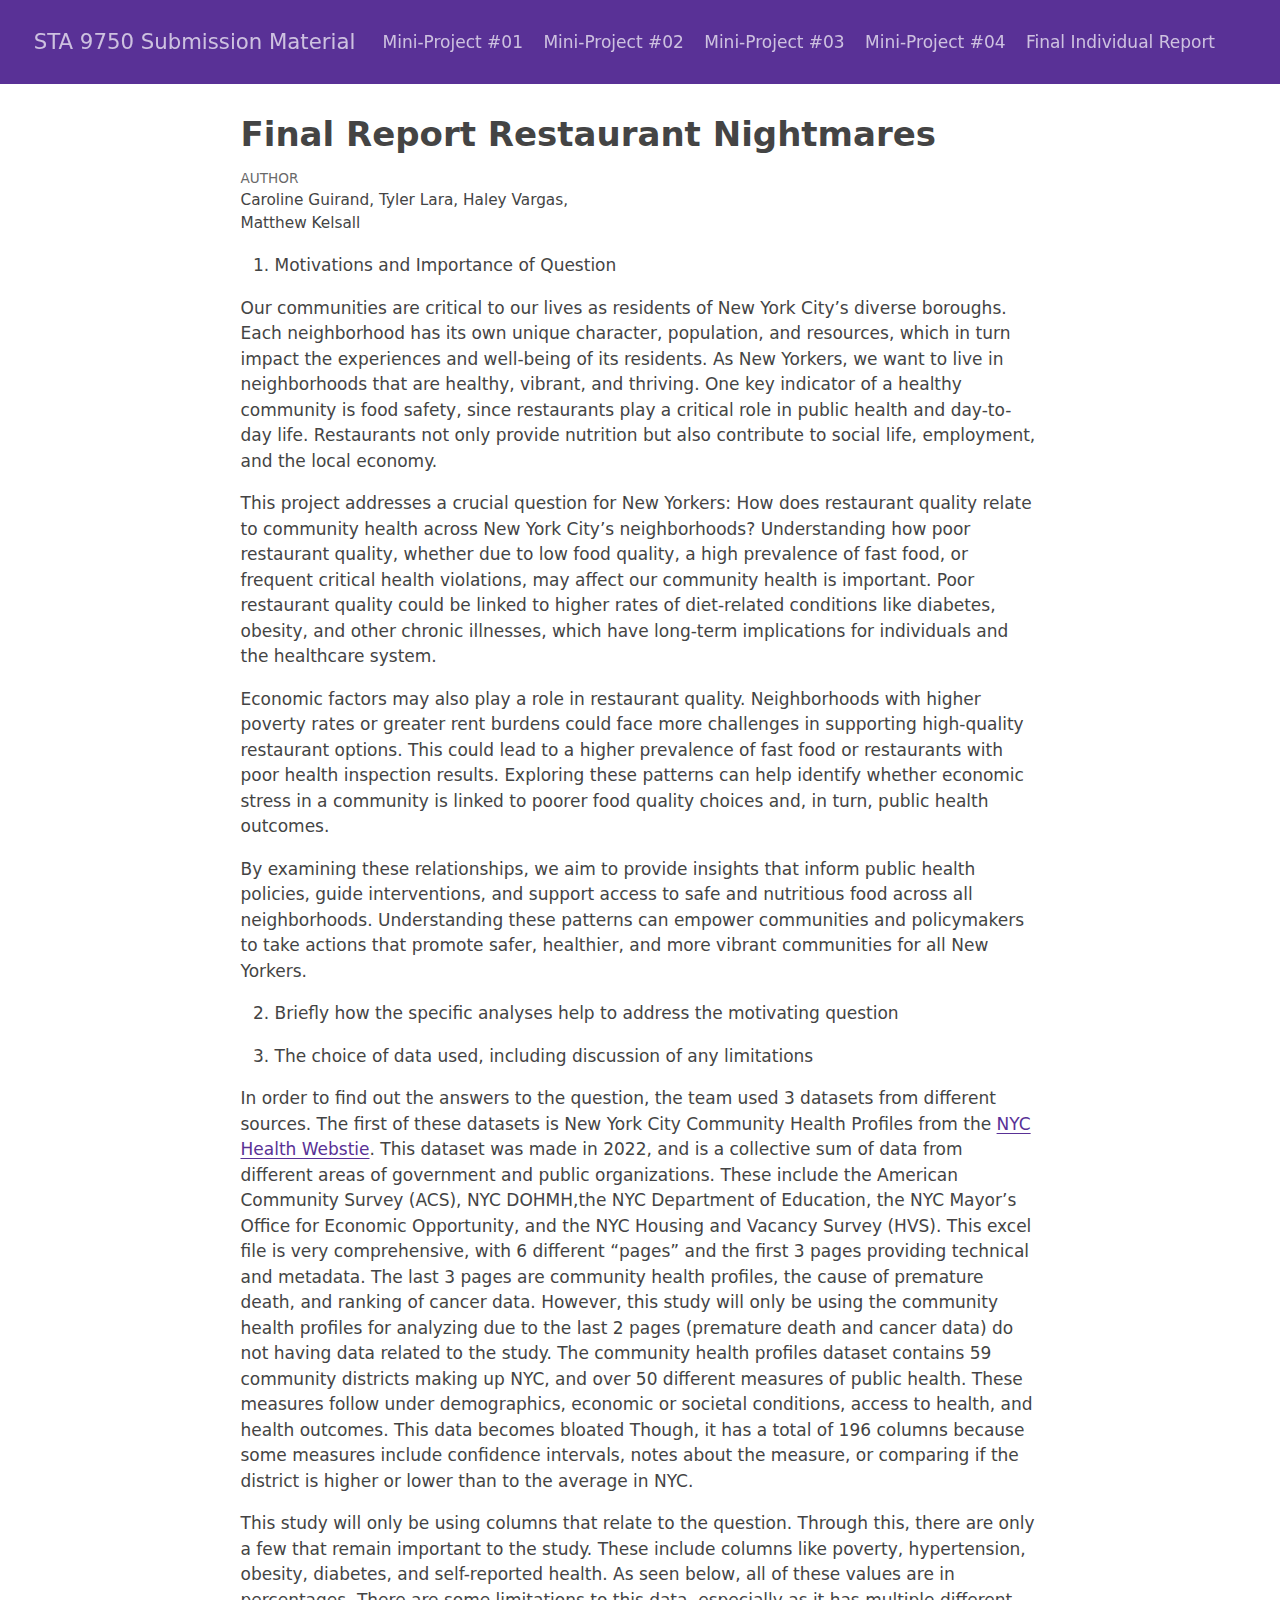
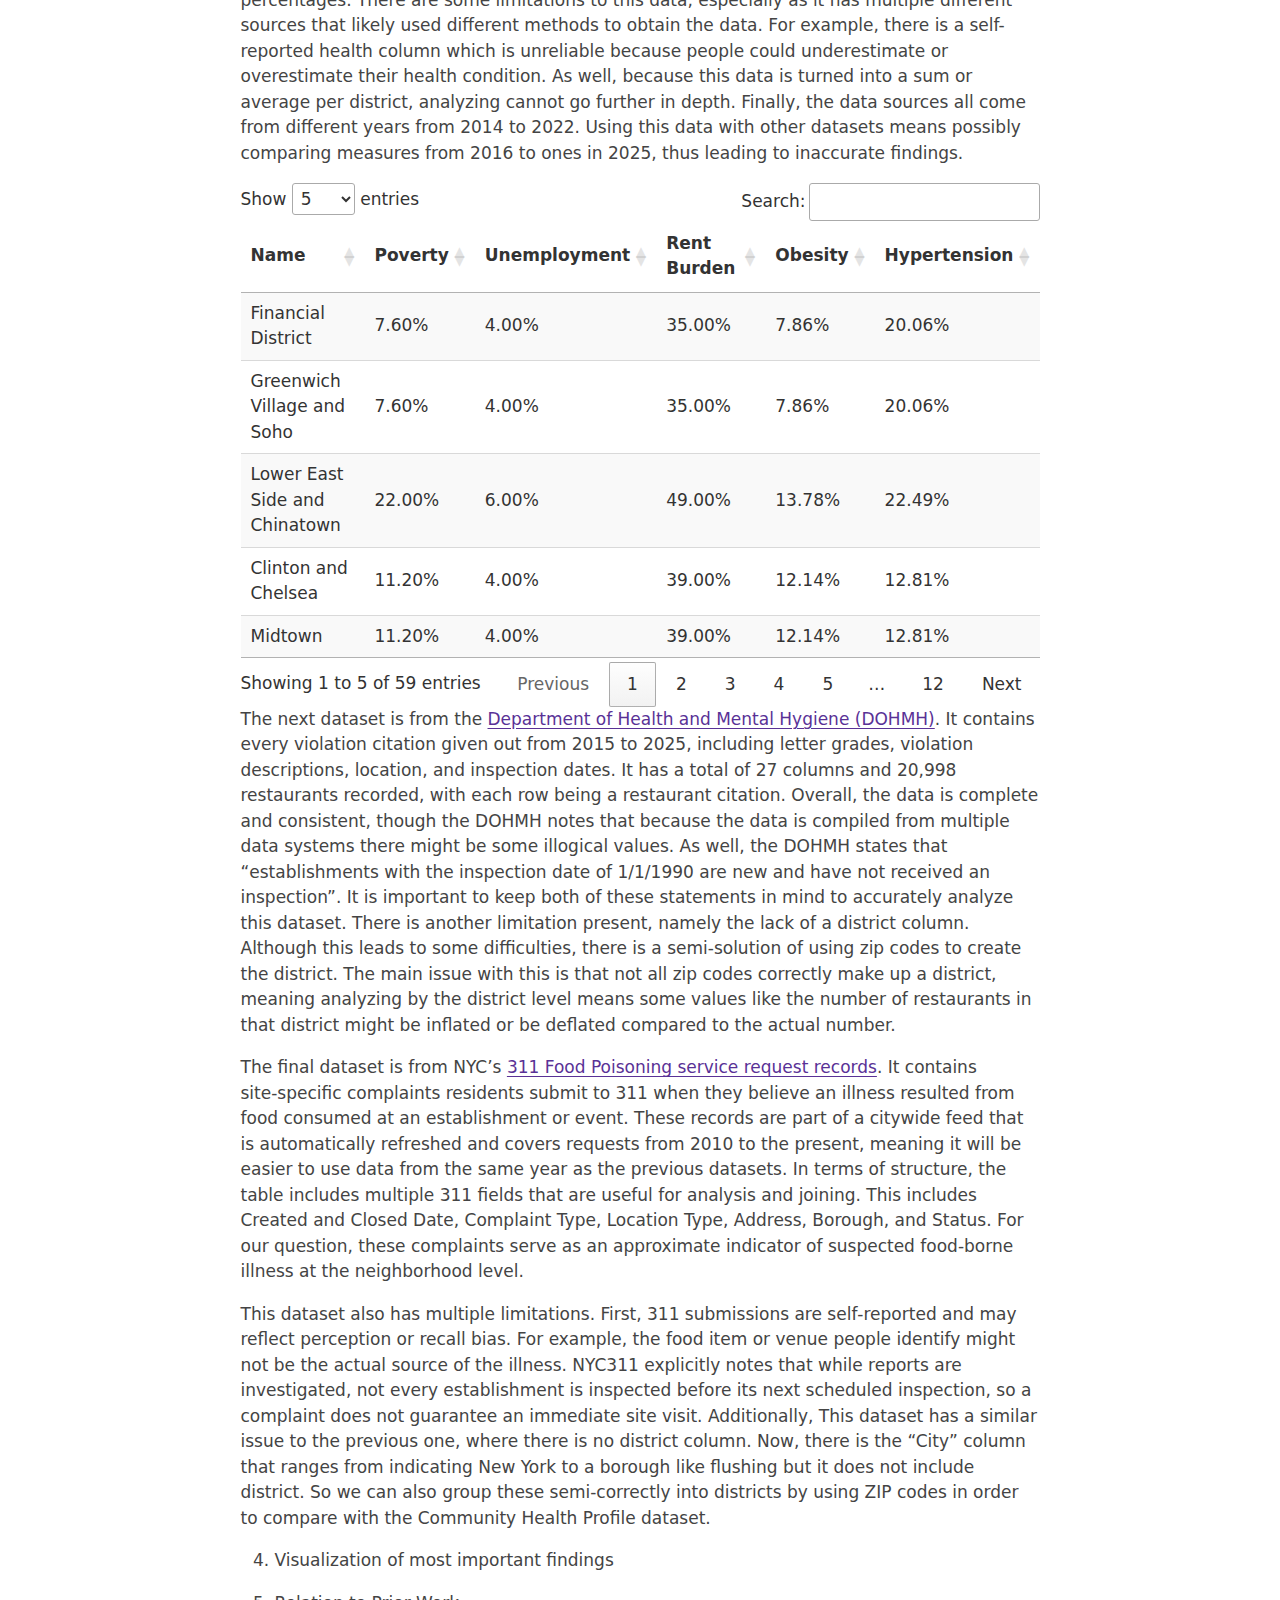
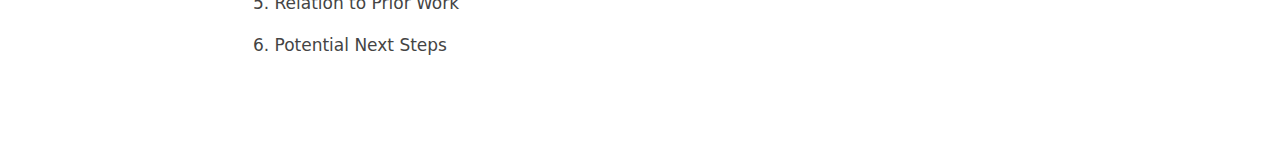
<file: docs/Final Report Restaurant Nightmares.html>
<!DOCTYPE html>
<html xmlns="http://www.w3.org/1999/xhtml" lang="en" xml:lang="en"><head>

<meta charset="utf-8">
<meta name="generator" content="quarto-1.8.25">

<meta name="viewport" content="width=device-width, initial-scale=1.0, user-scalable=yes">

<meta name="author" content="Caroline Guirand, Tyler Lara, Haley Vargas, Matthew Kelsall">

<title>Final Report Restaurant Nightmares – STA 9750 Submission Material</title>
<style>
code{white-space: pre-wrap;}
span.smallcaps{font-variant: small-caps;}
div.columns{display: flex; gap: min(4vw, 1.5em);}
div.column{flex: auto; overflow-x: auto;}
div.hanging-indent{margin-left: 1.5em; text-indent: -1.5em;}
ul.task-list{list-style: none;}
ul.task-list li input[type="checkbox"] {
  width: 0.8em;
  margin: 0 0.8em 0.2em -1em; /* quarto-specific, see https://github.com/quarto-dev/quarto-cli/issues/4556 */ 
  vertical-align: middle;
}
</style>


<script src="site_libs/quarto-nav/quarto-nav.js"></script>
<script src="site_libs/quarto-nav/headroom.min.js"></script>
<script src="site_libs/clipboard/clipboard.min.js"></script>
<script src="site_libs/quarto-search/autocomplete.umd.js"></script>
<script src="site_libs/quarto-search/fuse.min.js"></script>
<script src="site_libs/quarto-search/quarto-search.js"></script>
<meta name="quarto:offset" content="./">
<script src="site_libs/quarto-html/quarto.js" type="module"></script>
<script src="site_libs/quarto-html/tabsets/tabsets.js" type="module"></script>
<script src="site_libs/quarto-html/axe/axe-check.js" type="module"></script>
<script src="site_libs/quarto-html/popper.min.js"></script>
<script src="site_libs/quarto-html/tippy.umd.min.js"></script>
<script src="site_libs/quarto-html/anchor.min.js"></script>
<link href="site_libs/quarto-html/tippy.css" rel="stylesheet">
<link href="site_libs/quarto-html/quarto-syntax-highlighting-7b89279ff1a6dce999919e0e67d4d9ec.css" rel="stylesheet" id="quarto-text-highlighting-styles">
<script src="site_libs/bootstrap/bootstrap.min.js"></script>
<link href="site_libs/bootstrap/bootstrap-icons.css" rel="stylesheet">
<link href="site_libs/bootstrap/bootstrap-5657dfa6c17a855b02079790714f0f49.min.css" rel="stylesheet" append-hash="true" id="quarto-bootstrap" data-mode="light">
<script id="quarto-search-options" type="application/json">{
  "location": "navbar",
  "copy-button": false,
  "collapse-after": 3,
  "panel-placement": "end",
  "type": "overlay",
  "limit": 50,
  "keyboard-shortcut": [
    "f",
    "/",
    "s"
  ],
  "show-item-context": false,
  "language": {
    "search-no-results-text": "No results",
    "search-matching-documents-text": "matching documents",
    "search-copy-link-title": "Copy link to search",
    "search-hide-matches-text": "Hide additional matches",
    "search-more-match-text": "more match in this document",
    "search-more-matches-text": "more matches in this document",
    "search-clear-button-title": "Clear",
    "search-text-placeholder": "",
    "search-detached-cancel-button-title": "Cancel",
    "search-submit-button-title": "Submit",
    "search-label": "Search"
  }
}</script>
<link href="site_libs/htmltools-fill-0.5.8.1/fill.css" rel="stylesheet">

<script src="site_libs/htmlwidgets-1.6.4/htmlwidgets.js"></script>

<link href="site_libs/datatables-css-0.0.0/datatables-crosstalk.css" rel="stylesheet">

<script src="site_libs/datatables-binding-0.34.0/datatables.js"></script>

<script src="site_libs/jquery-3.6.0/jquery-3.6.0.min.js"></script>

<link href="site_libs/dt-core-1.13.6/css/jquery.dataTables.min.css" rel="stylesheet">

<link href="site_libs/dt-core-1.13.6/css/jquery.dataTables.extra.css" rel="stylesheet">

<script src="site_libs/dt-core-1.13.6/js/jquery.dataTables.min.js"></script>

<link href="site_libs/crosstalk-1.2.2/css/crosstalk.min.css" rel="stylesheet">

<script src="site_libs/crosstalk-1.2.2/js/crosstalk.min.js"></script>



</head>

<body class="nav-fixed fullcontent quarto-light">

<div id="quarto-search-results"></div>
  <header id="quarto-header" class="headroom fixed-top">
    <nav class="navbar navbar-expand-lg " data-bs-theme="dark">
      <div class="navbar-container container-fluid">
      <div class="navbar-brand-container mx-auto">
    <a href="./index.html" class="navbar-brand navbar-brand-logo">
    </a>
    <a class="navbar-brand" href="./index.html">
    <span class="navbar-title">STA 9750 Submission Material</span>
    </a>
  </div>
          <button class="navbar-toggler" type="button" data-bs-toggle="collapse" data-bs-target="#navbarCollapse" aria-controls="navbarCollapse" role="menu" aria-expanded="false" aria-label="Toggle navigation" onclick="if (window.quartoToggleHeadroom) { window.quartoToggleHeadroom(); }">
  <span class="navbar-toggler-icon"></span>
</button>
          <div class="collapse navbar-collapse" id="navbarCollapse">
            <ul class="navbar-nav navbar-nav-scroll me-auto">
  <li class="nav-item">
    <a class="nav-link" href="./mp01.html"> 
<span class="menu-text">Mini-Project #01</span></a>
  </li>  
  <li class="nav-item">
    <a class="nav-link" href="./mp02.html"> 
<span class="menu-text">Mini-Project #02</span></a>
  </li>  
  <li class="nav-item">
    <a class="nav-link" href="./mp03.html"> 
<span class="menu-text">Mini-Project #03</span></a>
  </li>  
  <li class="nav-item">
    <a class="nav-link" href="./mp04.html"> 
<span class="menu-text">Mini-Project #04</span></a>
  </li>  
  <li class="nav-item">
    <a class="nav-link" href="./Final-Individual-Report.html"> 
<span class="menu-text">Final Individual Report</span></a>
  </li>  
</ul>
          </div> <!-- /navcollapse -->
            <div class="quarto-navbar-tools">
</div>
      </div> <!-- /container-fluid -->
    </nav>
</header>
<!-- content -->
<div id="quarto-content" class="quarto-container page-columns page-rows-contents page-layout-article page-navbar">
<!-- sidebar -->
<!-- margin-sidebar -->
    
<!-- main -->
<main class="content" id="quarto-document-content">

<header id="title-block-header" class="quarto-title-block default">
<div class="quarto-title">
<h1 class="title">Final Report Restaurant Nightmares</h1>
</div>



<div class="quarto-title-meta">

    <div>
    <div class="quarto-title-meta-heading">Author</div>
    <div class="quarto-title-meta-contents">
             <p>Caroline Guirand, Tyler Lara, Haley Vargas, Matthew Kelsall </p>
          </div>
  </div>
    
  
    
  </div>
  


</header>


<ol type="1">
<li>Motivations and Importance of Question</li>
</ol>
<p>Our communities are critical to our lives as residents of New York City’s diverse boroughs. Each neighborhood has its own unique character, population, and resources, which in turn impact the experiences and well-being of its residents. As New Yorkers, we want to live in neighborhoods that are healthy, vibrant, and thriving. One key indicator of a healthy community is food safety, since restaurants play a critical role in public health and day-to-day life. Restaurants not only provide nutrition but also contribute to social life, employment, and the local economy.</p>
<p>This project addresses a crucial question for New Yorkers: How does restaurant quality relate to community health across New York City’s neighborhoods? Understanding how poor restaurant quality, whether due to low food quality, a high prevalence of fast food, or frequent critical health violations, may affect our community health is important. Poor restaurant quality could be linked to higher rates of diet-related conditions like diabetes, obesity, and other chronic illnesses, which have long-term implications for individuals and the healthcare system.</p>
<p>Economic factors may also play a role in restaurant quality. Neighborhoods with higher poverty rates or greater rent burdens could face more challenges in supporting high-quality restaurant options. This could lead to a higher prevalence of fast food or restaurants with poor health inspection results. Exploring these patterns can help identify whether economic stress in a community is linked to poorer food quality choices and, in turn, public health outcomes.</p>
<p>By examining these relationships, we aim to provide insights that inform public health policies, guide interventions, and support access to safe and nutritious food across all neighborhoods. Understanding these patterns can empower communities and policymakers to take actions that promote safer, healthier, and more vibrant communities for all New Yorkers.</p>
<ol start="2" type="1">
<li><p>Briefly how the specific analyses help to address the motivating question</p></li>
<li><p>The choice of data used, including discussion of any limitations</p></li>
</ol>
<p>In order to find out the answers to the question, the team used 3 datasets from different sources. The first of these datasets is New York City Community Health Profiles from the <a href="https://www.nyc.gov/site/doh/data/data-publications/profiles.page">NYC Health Webstie</a>. This dataset was made in 2022, and is a collective sum of data from different areas of government and public organizations. These include the American Community Survey (ACS), NYC DOHMH,the NYC Department of Education, the NYC Mayor’s Office for Economic Opportunity, and the NYC Housing and Vacancy Survey (HVS). This excel file is very comprehensive, with 6 different “pages” and the first 3 pages providing technical and metadata. The last 3 pages are community health profiles, the cause of premature death, and ranking of cancer data. However, this study will only be using the community health profiles for analyzing due to the last 2 pages (premature death and cancer data) do not having data related to the study. The community health profiles dataset contains 59 community districts making up NYC, and over 50 different measures of public health. These measures follow under demographics, economic or societal conditions, access to health, and health outcomes. This data becomes bloated Though, it has a total of 196 columns because some measures include confidence intervals, notes about the measure, or comparing if the district is higher or lower than to the average in NYC.</p>
<p>This study will only be using columns that relate to the question. Through this, there are only a few that remain important to the study. These include columns like poverty, hypertension, obesity, diabetes, and self-reported health. As seen below, all of these values are in percentages. There are some limitations to this data, especially as it has multiple different sources that likely used different methods to obtain the data. For example, there is a self-reported health column which is unreliable because people could underestimate or overestimate their health condition. As well, because this data is turned into a sum or average per district, analyzing cannot go further in depth. Finally, the data sources all come from different years from 2014 to 2022. Using this data with other datasets means possibly comparing measures from 2016 to ones in 2025, thus leading to inaccurate findings.</p>
<div class="cell">
<div class="cell-output-display">
<div class="datatables html-widget html-fill-item" id="htmlwidget-6f3ea196137d631cba4f" style="width:100%;height:auto;"></div>
<script type="application/json" data-for="htmlwidget-6f3ea196137d631cba4f">{"x":{"filter":"none","vertical":false,"data":[["Financial District","Greenwich Village and Soho","Lower East Side and Chinatown","Clinton and Chelsea","Midtown","Stuyvesant Town and Turtle Bay","Upper West Side","Upper East Side","Morningside Heights and Hamilton Heights","Central Harlem","East Harlem","Washington Heights and Inwood","Mott Haven and Melrose","Hunts Point and Longwood","Morrisania and Crotona","Highbridge and Concourse","Fordham and University Heights","Belmont and East Tremont","Kingsbridge Heights and Bedford","Riverdale and Fieldston","Parkchester and Soundview","Throgs Neck and Co-op City","Morris Park and Bronxdale","Williamsbridge and Baychester","Greenpoint and Williamsburg","Fort Greene and Brooklyn Heights","Bedford Stuyvesant","Bushwick","East New York and Starrett City","Park Slope and Carroll Gardens","Sunset Park","Crown Heights and Prospect Heights","South Crown Heights and Lefferts Gardens","Bay Ridge and Dyker Heights","Bensonhurst","Borough Park","Coney Island","Flatbush and Midwood","Sheepshead Bay","Brownsville","East Flatbush","Flatlands and Canarsie","Long Island City and Astoria","Woodside and Sunnyside","Jackson Heights","Elmhurst and Corona","Ridgewood and Maspeth","Rego Park and Forest Hills","Flushing and Whitestone","Hillcrest and Fresh Meadows","Kew Gardens and Woodhaven","South Ozone Park and Howard Beach","Bayside and Little Neck","Jamaica and Hollis","Queens Village","Rockaway and Broad Channel","St. George and Stapleton","South Beach and Willowbrook","Tottenville and Great Kills"],["7.60%","7.60%","22.00%","11.20%","11.20%","8.70%","9.50%","6.10%","19.90%","20.50%","23.40%","18.20%","31.50%","31.50%","30.90%","33.60%","35.40%","30.90%","28.70%","18.60%","29.00%","15.80%","19.90%","21.90%","16.20%","12.30%","21.20%","25.00%","27.70%","9.50%","23.30%","20.50%","20.50%","16.70%","23.00%","26.90%","24.40%","19.40%","16.50%","28.50%","16.30%","13.90%","16.10%","14.30%","22.30%","20.70%","15.40%","13.60%","23.70%","18.20%","19.20%","15.00%","13.10%","16.90%","10.70%","17.20%","19.70%","12.20%","11.50%"],["4.00%","4.00%","6.00%","4.00%","4.00%","3.00%","4.00%","3.00%","6.00%","9.00%","9.00%","8.00%","12.00%","12.00%","13.00%","10.00%","12.00%","13.00%","11.00%","7.00%","9.00%","7.00%","9.00%","9.00%","5.00%","6.00%","8.00%","6.00%","7.00%","5.00%","5.00%","6.00%","7.00%","5.00%","6.00%","5.00%","8.00%","6.00%","6.00%","12.00%","6.00%","5.00%","5.00%","4.00%","5.00%","4.00%","4.00%","4.00%","4.00%","8.00%","6.00%","7.00%","4.00%","8.00%","6.00%","8.00%","5.00%","5.00%","4.00%"],["35.00%","35.00%","49.00%","39.00%","39.00%","41.00%","36.00%","40.00%","50.00%","45.00%","47.00%","50.00%","58.00%","58.00%","58.00%","59.00%","62.00%","58.00%","61.00%","52.00%","55.00%","46.00%","56.00%","59.00%","45.00%","39.00%","50.00%","54.00%","54.00%","35.00%","52.00%","48.00%","51.00%","47.00%","55.00%","64.00%","58.00%","54.00%","51.00%","60.00%","53.00%","47.00%","44.00%","47.00%","60.00%","59.00%","45.00%","56.00%","46.00%","47.00%","53.00%","53.00%","46.00%","52.00%","51.00%","49.00%","52.00%","47.00%","39.00%"],["7.86%","7.86%","13.78%","12.14%","12.14%","10.38%","21.11%","10.27%","22.82%","34.86%","30.25%","25.98%","35.75%","35.75%","40.87%","28.16%","40.20%","40.87%","32.51%","23.27%","40.28%","27.70%","31.94%","32.58%","18.26%","12.38%","32.04%","15.35%","30.59%","16.65%","19.02%","18.98%","29.98%","17.87%","16.25%","23.85%","28.49%","27.64%","23.26%","40.60%","34.43%","40.72%","20.48%","17.08%","25.01%","25.91%","27.73%","18.73%","11.94%","22.62%","26.35%","34.54%","10.97%","24.82%","40.13%","30.78%","33.53%","24.04%","28.26%"],["20.06%","20.06%","22.49%","12.81%","12.81%","19.22%","20.32%","16.16%","31.00%","31.02%","28.94%","31.33%","35.31%","35.31%","34.71%","35.07%","37.22%","34.71%","33.88%","26.21%","33.69%","27.39%","40.49%","29.10%","24.57%","16.34%","31.97%","27.42%","37.25%","25.37%","25.41%","19.91%","32.94%","24.21%","25.61%","21.56%","31.55%","22.12%","27.07%","39.62%","31.67%","35.69%","23.90%","21.21%","28.45%","23.57%","24.05%","24.63%","21.86%","28.93%","26.79%","28.57%","24.01%","25.15%","25.78%","31.48%","23.19%","22.78%","22.00%"]],"container":"<table class=\"display\">\n  <thead>\n    <tr>\n      <th>Name<\/th>\n      <th>Poverty<\/th>\n      <th>Unemployment<\/th>\n      <th>Rent Burden<\/th>\n      <th>Obesity<\/th>\n      <th>Hypertension<\/th>\n    <\/tr>\n  <\/thead>\n<\/table>","options":{"pageLength":5,"scrollX":true,"columnDefs":[{"name":"Name","targets":0},{"name":"Poverty","targets":1},{"name":"Unemployment","targets":2},{"name":"Rent Burden","targets":3},{"name":"Obesity","targets":4},{"name":"Hypertension","targets":5}],"order":[],"autoWidth":false,"orderClasses":false,"lengthMenu":[5,10,25,50,100]}},"evals":[],"jsHooks":[]}</script>
</div>
</div>
<p>The next dataset is from the <a href="https://data.cityofnewyork.us/Health/DOHMH-New-York-City-Restaurant-Inspection-Results/43nn-pn8j/about_data">Department of Health and Mental Hygiene (DOHMH)</a>. It contains every violation citation given out from 2015 to 2025, including letter grades, violation descriptions, location, and inspection dates. It has a total of 27 columns and 20,998 restaurants recorded, with each row being a restaurant citation. Overall, the data is complete and consistent, though the DOHMH notes that because the data is compiled from multiple data systems there might be some illogical values. As well, the DOHMH states that “establishments with the inspection date of 1/1/1990 are new and have not received an inspection”. It is important to keep both of these statements in mind to accurately analyze this dataset. There is another limitation present, namely the lack of a district column. Although this leads to some difficulties, there is a semi-solution of using zip codes to create the district. The main issue with this is that not all zip codes correctly make up a district, meaning analyzing by the district level means some values like the number of restaurants in that district might be inflated or be deflated compared to the actual number.</p>
<p>The final dataset is from NYC’s <a href="https://data.cityofnewyork.us/Social-Services/food-poisoning/gjkf-etq5/about_data">311 Food Poisoning service request records</a>. It contains site‑specific complaints residents submit to 311 when they believe an illness resulted from food consumed at an establishment or event. These records are part of a citywide feed that is automatically refreshed and covers requests from 2010 to the present, meaning it will be easier to use data from the same year as the previous datasets. In terms of structure, the table includes multiple 311 fields that are useful for analysis and joining. This includes Created and Closed Date, Complaint Type, Location Type, Address, Borough, and Status. For our question, these complaints serve as an approximate indicator of suspected food‑borne illness at the neighborhood level.</p>
<p>This dataset also has multiple limitations. First, 311 submissions are self‑reported and may reflect perception or recall bias. For example, the food item or venue people identify might not be the actual source of the illness. NYC311 explicitly notes that while reports are investigated, not every establishment is inspected before its next scheduled inspection, so a complaint does not guarantee an immediate site visit. Additionally, This dataset has a similar issue to the previous one, where there is no district column. Now, there is the “City” column that ranges from indicating New York to a borough like flushing but it does not include district. So we can also group these semi-correctly into districts by using ZIP codes in order to compare with the Community Health Profile dataset.</p>
<ol start="4" type="1">
<li><p>Visualization of most important findings</p></li>
<li><p>Relation to Prior Work</p></li>
<li><p>Potential Next Steps</p></li>
</ol>



</main> <!-- /main -->
<script id="quarto-html-after-body" type="application/javascript">
  window.document.addEventListener("DOMContentLoaded", function (event) {
    const icon = "";
    const anchorJS = new window.AnchorJS();
    anchorJS.options = {
      placement: 'right',
      icon: icon
    };
    anchorJS.add('.anchored');
    const isCodeAnnotation = (el) => {
      for (const clz of el.classList) {
        if (clz.startsWith('code-annotation-')) {                     
          return true;
        }
      }
      return false;
    }
    const onCopySuccess = function(e) {
      // button target
      const button = e.trigger;
      // don't keep focus
      button.blur();
      // flash "checked"
      button.classList.add('code-copy-button-checked');
      var currentTitle = button.getAttribute("title");
      button.setAttribute("title", "Copied!");
      let tooltip;
      if (window.bootstrap) {
        button.setAttribute("data-bs-toggle", "tooltip");
        button.setAttribute("data-bs-placement", "left");
        button.setAttribute("data-bs-title", "Copied!");
        tooltip = new bootstrap.Tooltip(button, 
          { trigger: "manual", 
            customClass: "code-copy-button-tooltip",
            offset: [0, -8]});
        tooltip.show();    
      }
      setTimeout(function() {
        if (tooltip) {
          tooltip.hide();
          button.removeAttribute("data-bs-title");
          button.removeAttribute("data-bs-toggle");
          button.removeAttribute("data-bs-placement");
        }
        button.setAttribute("title", currentTitle);
        button.classList.remove('code-copy-button-checked');
      }, 1000);
      // clear code selection
      e.clearSelection();
    }
    const getTextToCopy = function(trigger) {
      const outerScaffold = trigger.parentElement.cloneNode(true);
      const codeEl = outerScaffold.querySelector('code');
      for (const childEl of codeEl.children) {
        if (isCodeAnnotation(childEl)) {
          childEl.remove();
        }
      }
      return codeEl.innerText;
    }
    const clipboard = new window.ClipboardJS('.code-copy-button:not([data-in-quarto-modal])', {
      text: getTextToCopy
    });
    clipboard.on('success', onCopySuccess);
    if (window.document.getElementById('quarto-embedded-source-code-modal')) {
      const clipboardModal = new window.ClipboardJS('.code-copy-button[data-in-quarto-modal]', {
        text: getTextToCopy,
        container: window.document.getElementById('quarto-embedded-source-code-modal')
      });
      clipboardModal.on('success', onCopySuccess);
    }
      var localhostRegex = new RegExp(/^(?:http|https):\/\/localhost\:?[0-9]*\//);
      var mailtoRegex = new RegExp(/^mailto:/);
        var filterRegex = new RegExp("https:\/\/tylerml71\.com");
      var isInternal = (href) => {
          return filterRegex.test(href) || localhostRegex.test(href) || mailtoRegex.test(href);
      }
      // Inspect non-navigation links and adorn them if external
     var links = window.document.querySelectorAll('a[href]:not(.nav-link):not(.navbar-brand):not(.toc-action):not(.sidebar-link):not(.sidebar-item-toggle):not(.pagination-link):not(.no-external):not([aria-hidden]):not(.dropdown-item):not(.quarto-navigation-tool):not(.about-link)');
      for (var i=0; i<links.length; i++) {
        const link = links[i];
        if (!isInternal(link.href)) {
          // undo the damage that might have been done by quarto-nav.js in the case of
          // links that we want to consider external
          if (link.dataset.originalHref !== undefined) {
            link.href = link.dataset.originalHref;
          }
        }
      }
    function tippyHover(el, contentFn, onTriggerFn, onUntriggerFn) {
      const config = {
        allowHTML: true,
        maxWidth: 500,
        delay: 100,
        arrow: false,
        appendTo: function(el) {
            return el.parentElement;
        },
        interactive: true,
        interactiveBorder: 10,
        theme: 'quarto',
        placement: 'bottom-start',
      };
      if (contentFn) {
        config.content = contentFn;
      }
      if (onTriggerFn) {
        config.onTrigger = onTriggerFn;
      }
      if (onUntriggerFn) {
        config.onUntrigger = onUntriggerFn;
      }
      window.tippy(el, config); 
    }
    const noterefs = window.document.querySelectorAll('a[role="doc-noteref"]');
    for (var i=0; i<noterefs.length; i++) {
      const ref = noterefs[i];
      tippyHover(ref, function() {
        // use id or data attribute instead here
        let href = ref.getAttribute('data-footnote-href') || ref.getAttribute('href');
        try { href = new URL(href).hash; } catch {}
        const id = href.replace(/^#\/?/, "");
        const note = window.document.getElementById(id);
        if (note) {
          return note.innerHTML;
        } else {
          return "";
        }
      });
    }
    const xrefs = window.document.querySelectorAll('a.quarto-xref');
    const processXRef = (id, note) => {
      // Strip column container classes
      const stripColumnClz = (el) => {
        el.classList.remove("page-full", "page-columns");
        if (el.children) {
          for (const child of el.children) {
            stripColumnClz(child);
          }
        }
      }
      stripColumnClz(note)
      if (id === null || id.startsWith('sec-')) {
        // Special case sections, only their first couple elements
        const container = document.createElement("div");
        if (note.children && note.children.length > 2) {
          container.appendChild(note.children[0].cloneNode(true));
          for (let i = 1; i < note.children.length; i++) {
            const child = note.children[i];
            if (child.tagName === "P" && child.innerText === "") {
              continue;
            } else {
              container.appendChild(child.cloneNode(true));
              break;
            }
          }
          if (window.Quarto?.typesetMath) {
            window.Quarto.typesetMath(container);
          }
          return container.innerHTML
        } else {
          if (window.Quarto?.typesetMath) {
            window.Quarto.typesetMath(note);
          }
          return note.innerHTML;
        }
      } else {
        // Remove any anchor links if they are present
        const anchorLink = note.querySelector('a.anchorjs-link');
        if (anchorLink) {
          anchorLink.remove();
        }
        if (window.Quarto?.typesetMath) {
          window.Quarto.typesetMath(note);
        }
        if (note.classList.contains("callout")) {
          return note.outerHTML;
        } else {
          return note.innerHTML;
        }
      }
    }
    for (var i=0; i<xrefs.length; i++) {
      const xref = xrefs[i];
      tippyHover(xref, undefined, function(instance) {
        instance.disable();
        let url = xref.getAttribute('href');
        let hash = undefined; 
        if (url.startsWith('#')) {
          hash = url;
        } else {
          try { hash = new URL(url).hash; } catch {}
        }
        if (hash) {
          const id = hash.replace(/^#\/?/, "");
          const note = window.document.getElementById(id);
          if (note !== null) {
            try {
              const html = processXRef(id, note.cloneNode(true));
              instance.setContent(html);
            } finally {
              instance.enable();
              instance.show();
            }
          } else {
            // See if we can fetch this
            fetch(url.split('#')[0])
            .then(res => res.text())
            .then(html => {
              const parser = new DOMParser();
              const htmlDoc = parser.parseFromString(html, "text/html");
              const note = htmlDoc.getElementById(id);
              if (note !== null) {
                const html = processXRef(id, note);
                instance.setContent(html);
              } 
            }).finally(() => {
              instance.enable();
              instance.show();
            });
          }
        } else {
          // See if we can fetch a full url (with no hash to target)
          // This is a special case and we should probably do some content thinning / targeting
          fetch(url)
          .then(res => res.text())
          .then(html => {
            const parser = new DOMParser();
            const htmlDoc = parser.parseFromString(html, "text/html");
            const note = htmlDoc.querySelector('main.content');
            if (note !== null) {
              // This should only happen for chapter cross references
              // (since there is no id in the URL)
              // remove the first header
              if (note.children.length > 0 && note.children[0].tagName === "HEADER") {
                note.children[0].remove();
              }
              const html = processXRef(null, note);
              instance.setContent(html);
            } 
          }).finally(() => {
            instance.enable();
            instance.show();
          });
        }
      }, function(instance) {
      });
    }
        let selectedAnnoteEl;
        const selectorForAnnotation = ( cell, annotation) => {
          let cellAttr = 'data-code-cell="' + cell + '"';
          let lineAttr = 'data-code-annotation="' +  annotation + '"';
          const selector = 'span[' + cellAttr + '][' + lineAttr + ']';
          return selector;
        }
        const selectCodeLines = (annoteEl) => {
          const doc = window.document;
          const targetCell = annoteEl.getAttribute("data-target-cell");
          const targetAnnotation = annoteEl.getAttribute("data-target-annotation");
          const annoteSpan = window.document.querySelector(selectorForAnnotation(targetCell, targetAnnotation));
          const lines = annoteSpan.getAttribute("data-code-lines").split(",");
          const lineIds = lines.map((line) => {
            return targetCell + "-" + line;
          })
          let top = null;
          let height = null;
          let parent = null;
          if (lineIds.length > 0) {
              //compute the position of the single el (top and bottom and make a div)
              const el = window.document.getElementById(lineIds[0]);
              top = el.offsetTop;
              height = el.offsetHeight;
              parent = el.parentElement.parentElement;
            if (lineIds.length > 1) {
              const lastEl = window.document.getElementById(lineIds[lineIds.length - 1]);
              const bottom = lastEl.offsetTop + lastEl.offsetHeight;
              height = bottom - top;
            }
            if (top !== null && height !== null && parent !== null) {
              // cook up a div (if necessary) and position it 
              let div = window.document.getElementById("code-annotation-line-highlight");
              if (div === null) {
                div = window.document.createElement("div");
                div.setAttribute("id", "code-annotation-line-highlight");
                div.style.position = 'absolute';
                parent.appendChild(div);
              }
              div.style.top = top - 2 + "px";
              div.style.height = height + 4 + "px";
              div.style.left = 0;
              let gutterDiv = window.document.getElementById("code-annotation-line-highlight-gutter");
              if (gutterDiv === null) {
                gutterDiv = window.document.createElement("div");
                gutterDiv.setAttribute("id", "code-annotation-line-highlight-gutter");
                gutterDiv.style.position = 'absolute';
                const codeCell = window.document.getElementById(targetCell);
                const gutter = codeCell.querySelector('.code-annotation-gutter');
                gutter.appendChild(gutterDiv);
              }
              gutterDiv.style.top = top - 2 + "px";
              gutterDiv.style.height = height + 4 + "px";
            }
            selectedAnnoteEl = annoteEl;
          }
        };
        const unselectCodeLines = () => {
          const elementsIds = ["code-annotation-line-highlight", "code-annotation-line-highlight-gutter"];
          elementsIds.forEach((elId) => {
            const div = window.document.getElementById(elId);
            if (div) {
              div.remove();
            }
          });
          selectedAnnoteEl = undefined;
        };
          // Handle positioning of the toggle
      window.addEventListener(
        "resize",
        throttle(() => {
          elRect = undefined;
          if (selectedAnnoteEl) {
            selectCodeLines(selectedAnnoteEl);
          }
        }, 10)
      );
      function throttle(fn, ms) {
      let throttle = false;
      let timer;
        return (...args) => {
          if(!throttle) { // first call gets through
              fn.apply(this, args);
              throttle = true;
          } else { // all the others get throttled
              if(timer) clearTimeout(timer); // cancel #2
              timer = setTimeout(() => {
                fn.apply(this, args);
                timer = throttle = false;
              }, ms);
          }
        };
      }
        // Attach click handler to the DT
        const annoteDls = window.document.querySelectorAll('dt[data-target-cell]');
        for (const annoteDlNode of annoteDls) {
          annoteDlNode.addEventListener('click', (event) => {
            const clickedEl = event.target;
            if (clickedEl !== selectedAnnoteEl) {
              unselectCodeLines();
              const activeEl = window.document.querySelector('dt[data-target-cell].code-annotation-active');
              if (activeEl) {
                activeEl.classList.remove('code-annotation-active');
              }
              selectCodeLines(clickedEl);
              clickedEl.classList.add('code-annotation-active');
            } else {
              // Unselect the line
              unselectCodeLines();
              clickedEl.classList.remove('code-annotation-active');
            }
          });
        }
    const findCites = (el) => {
      const parentEl = el.parentElement;
      if (parentEl) {
        const cites = parentEl.dataset.cites;
        if (cites) {
          return {
            el,
            cites: cites.split(' ')
          };
        } else {
          return findCites(el.parentElement)
        }
      } else {
        return undefined;
      }
    };
    var bibliorefs = window.document.querySelectorAll('a[role="doc-biblioref"]');
    for (var i=0; i<bibliorefs.length; i++) {
      const ref = bibliorefs[i];
      const citeInfo = findCites(ref);
      if (citeInfo) {
        tippyHover(citeInfo.el, function() {
          var popup = window.document.createElement('div');
          citeInfo.cites.forEach(function(cite) {
            var citeDiv = window.document.createElement('div');
            citeDiv.classList.add('hanging-indent');
            citeDiv.classList.add('csl-entry');
            var biblioDiv = window.document.getElementById('ref-' + cite);
            if (biblioDiv) {
              citeDiv.innerHTML = biblioDiv.innerHTML;
            }
            popup.appendChild(citeDiv);
          });
          return popup.innerHTML;
        });
      }
    }
  });
  </script>
</div> <!-- /content -->




</body></html>
</file>
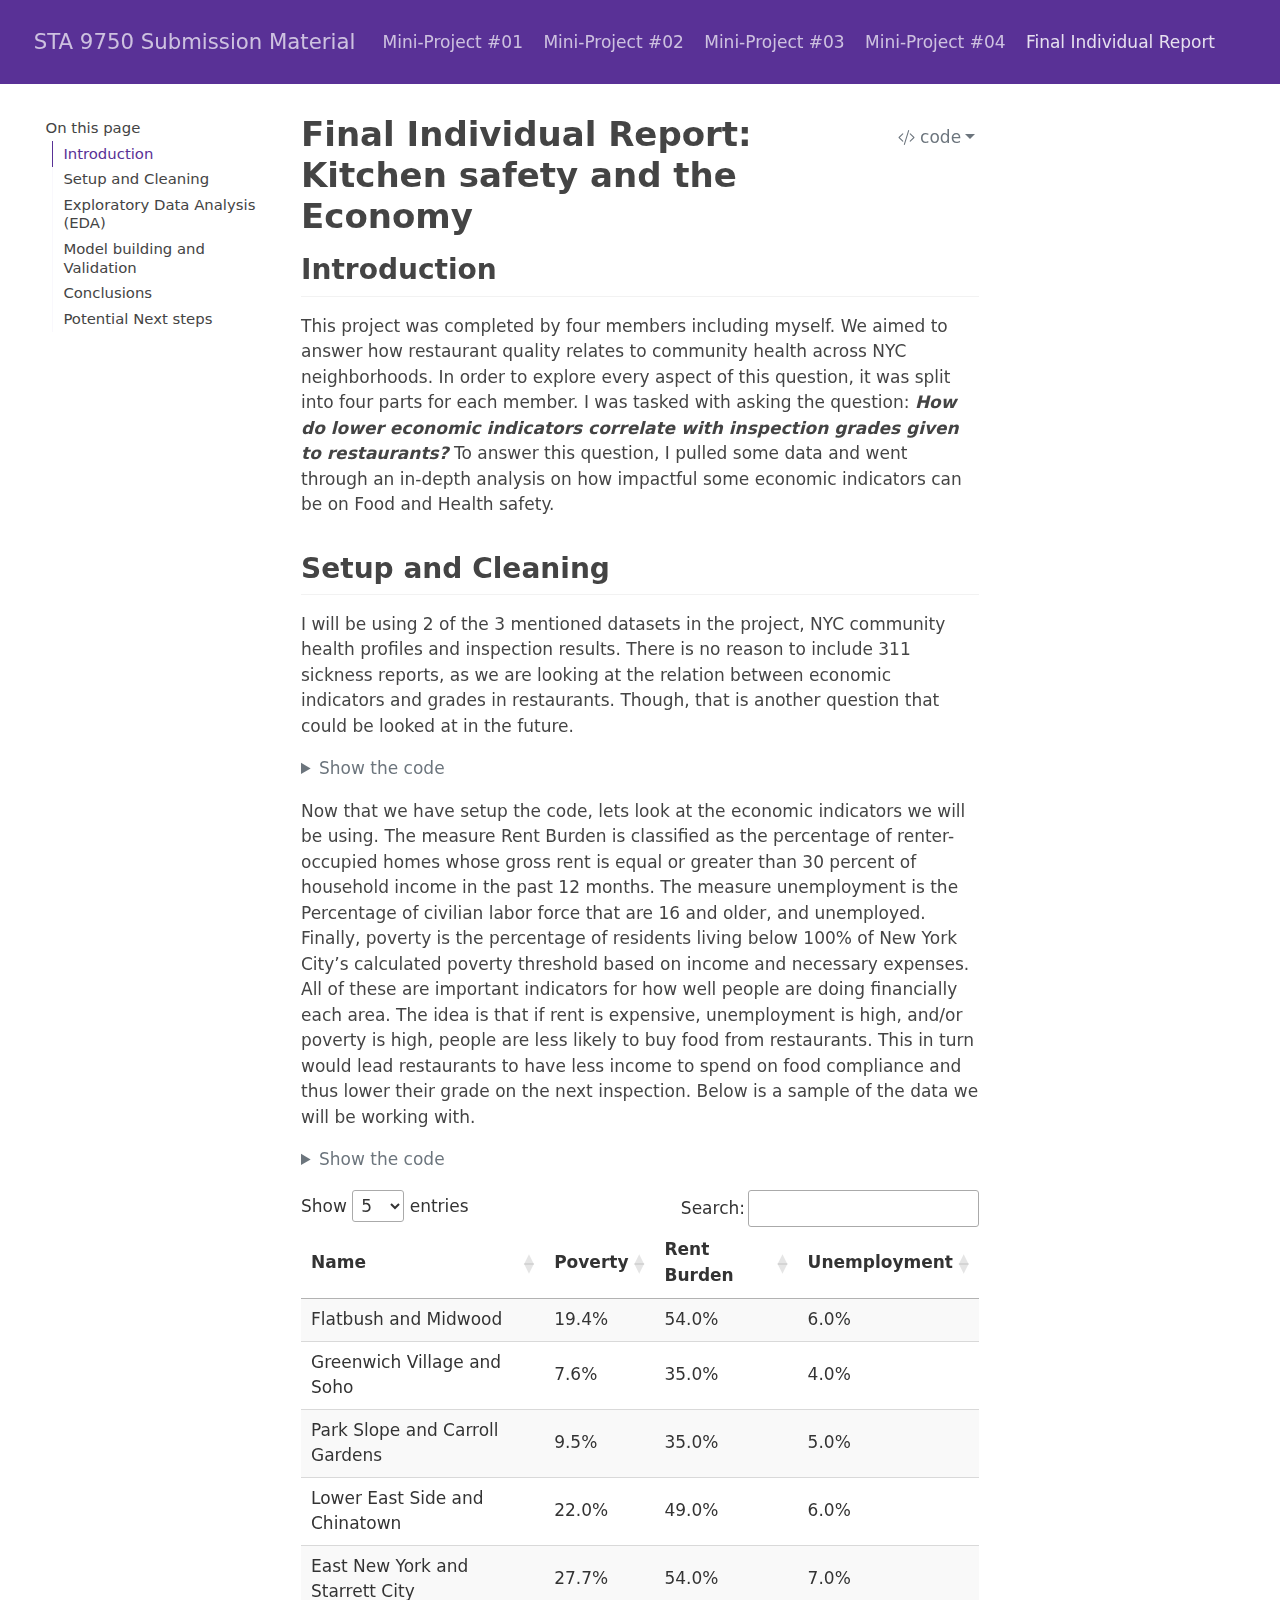
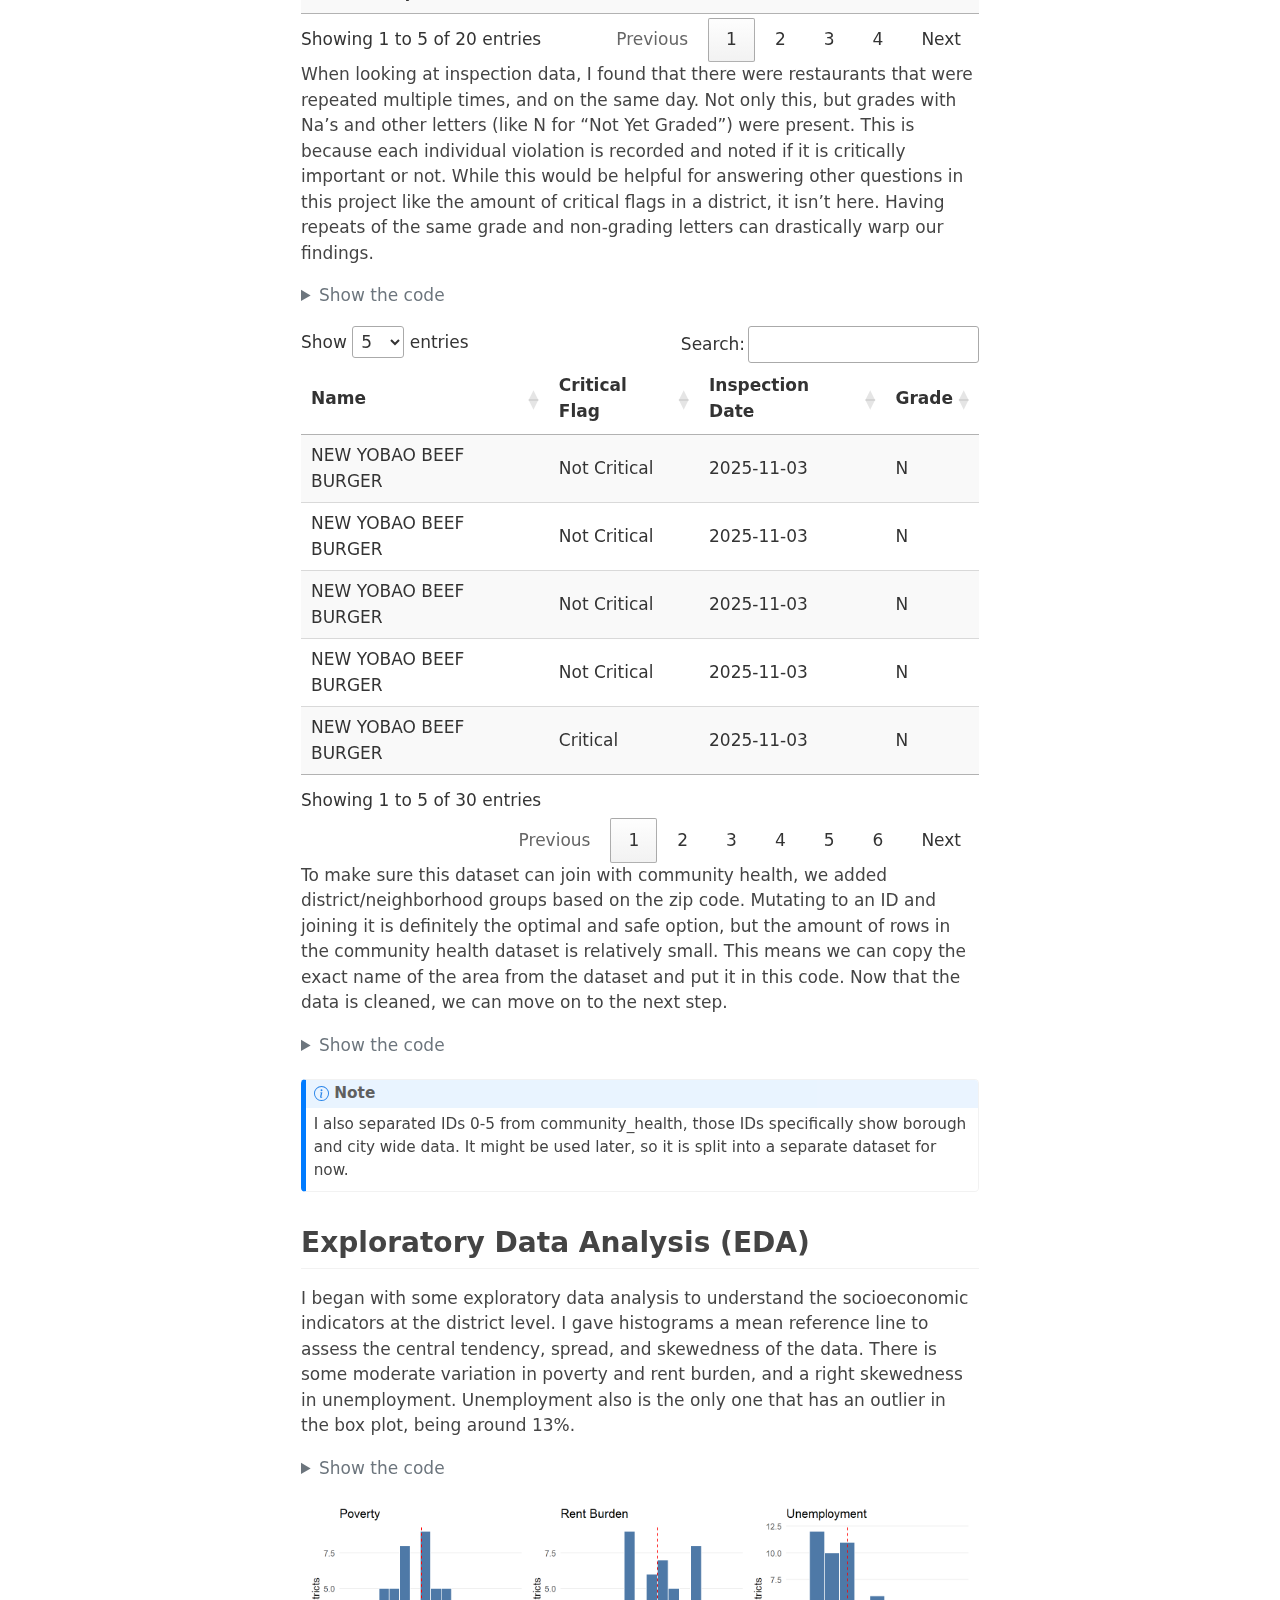
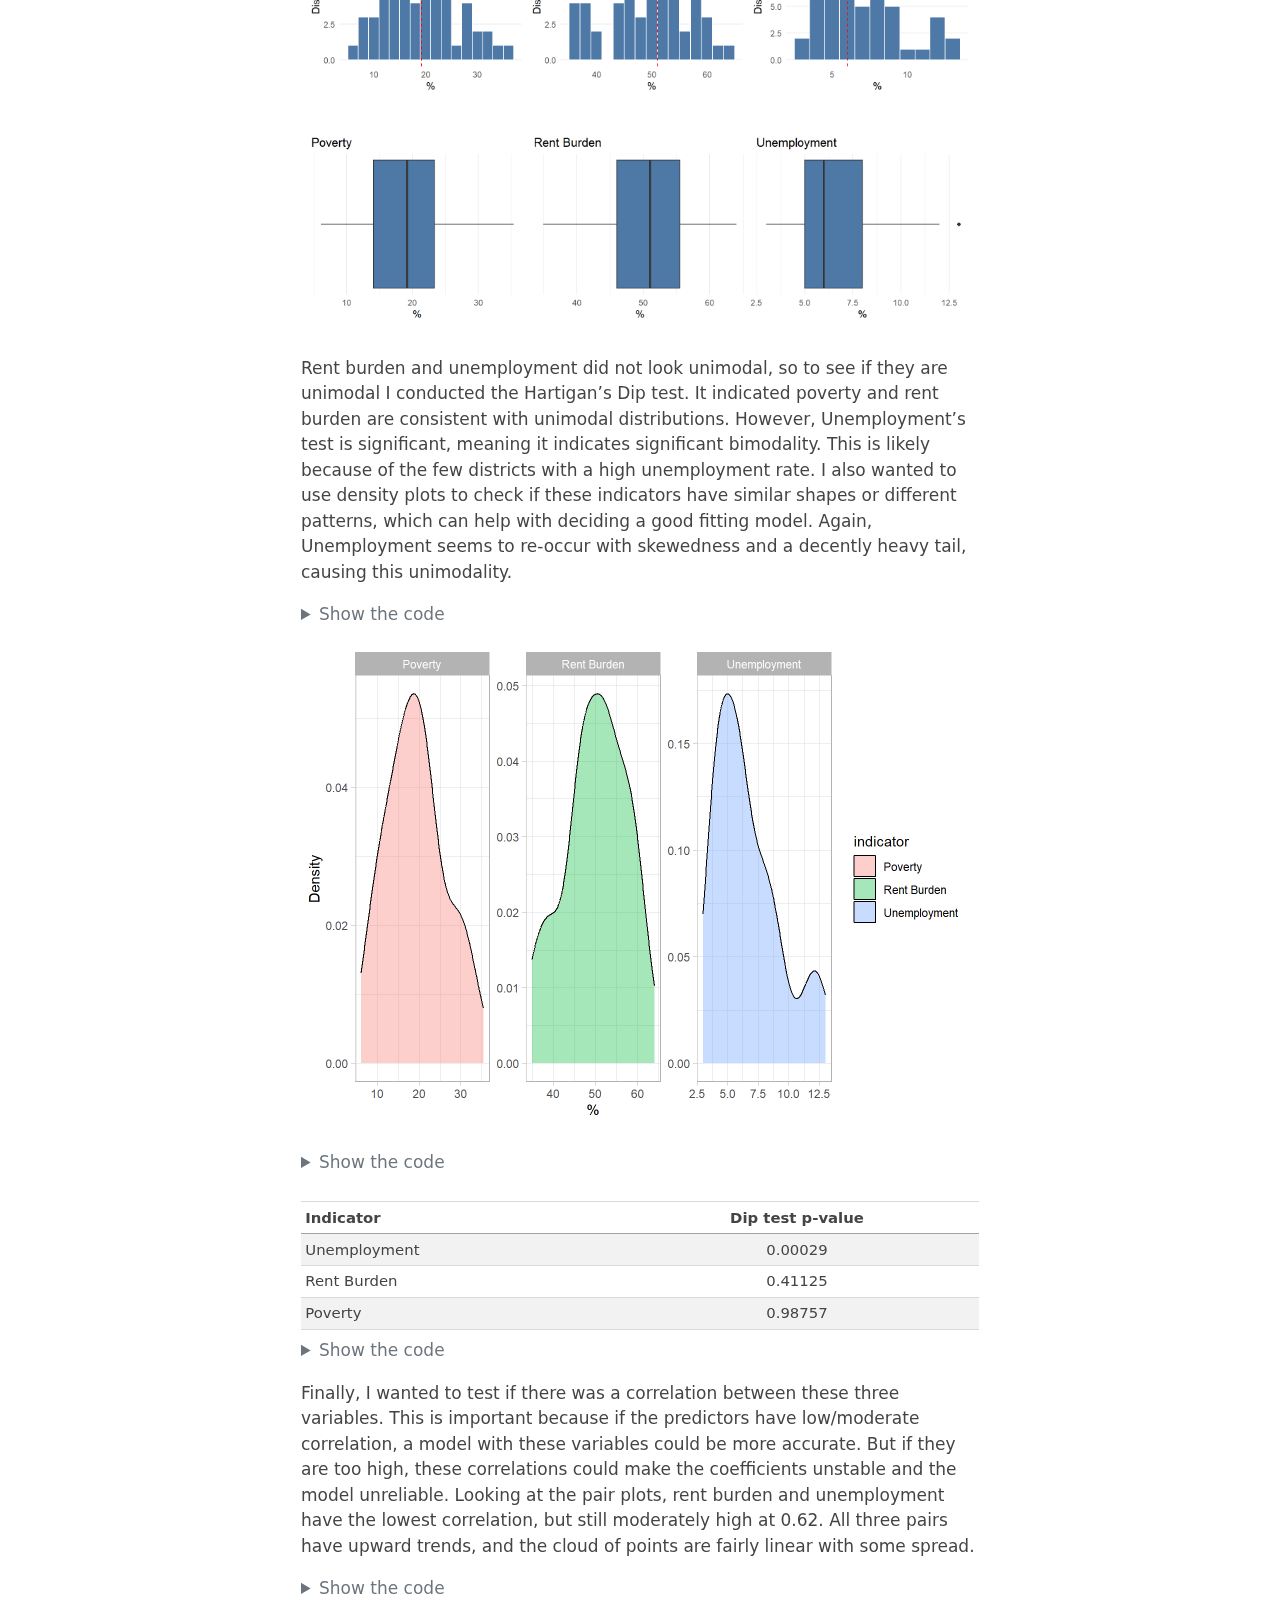
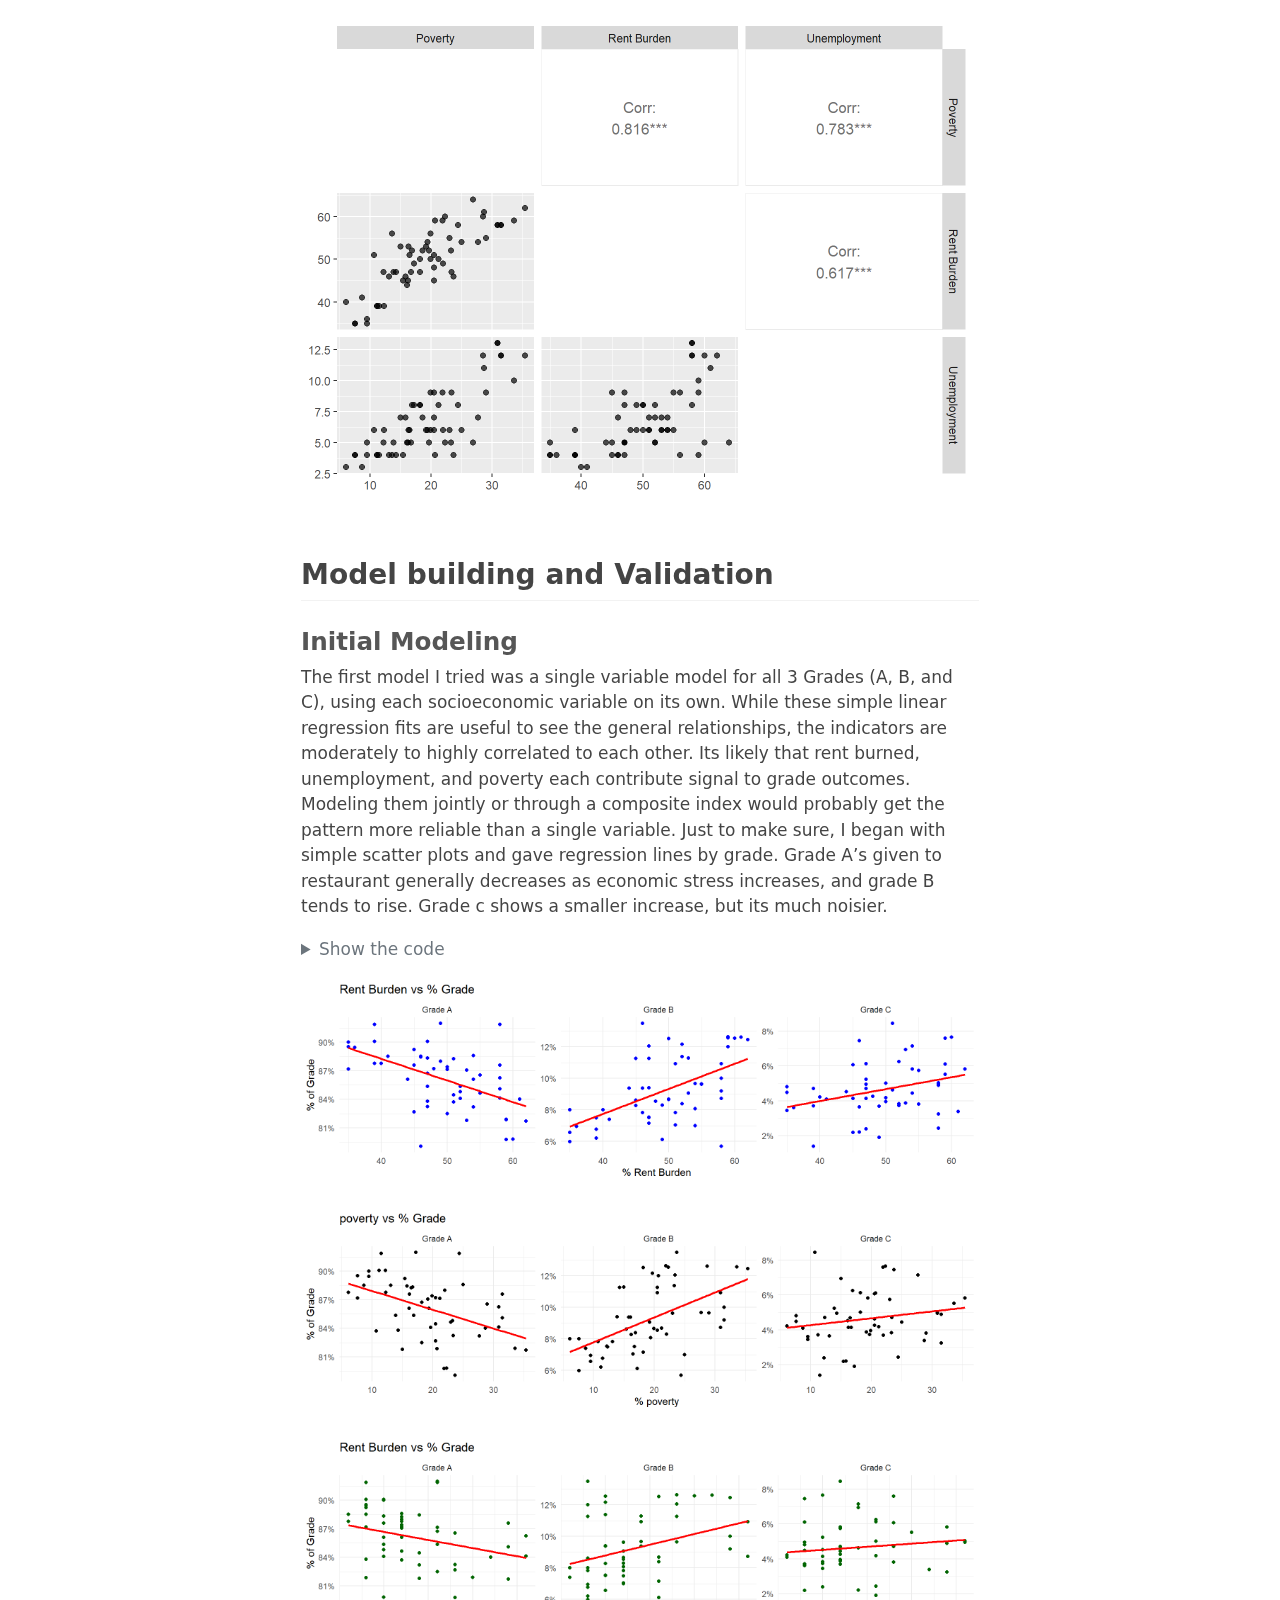
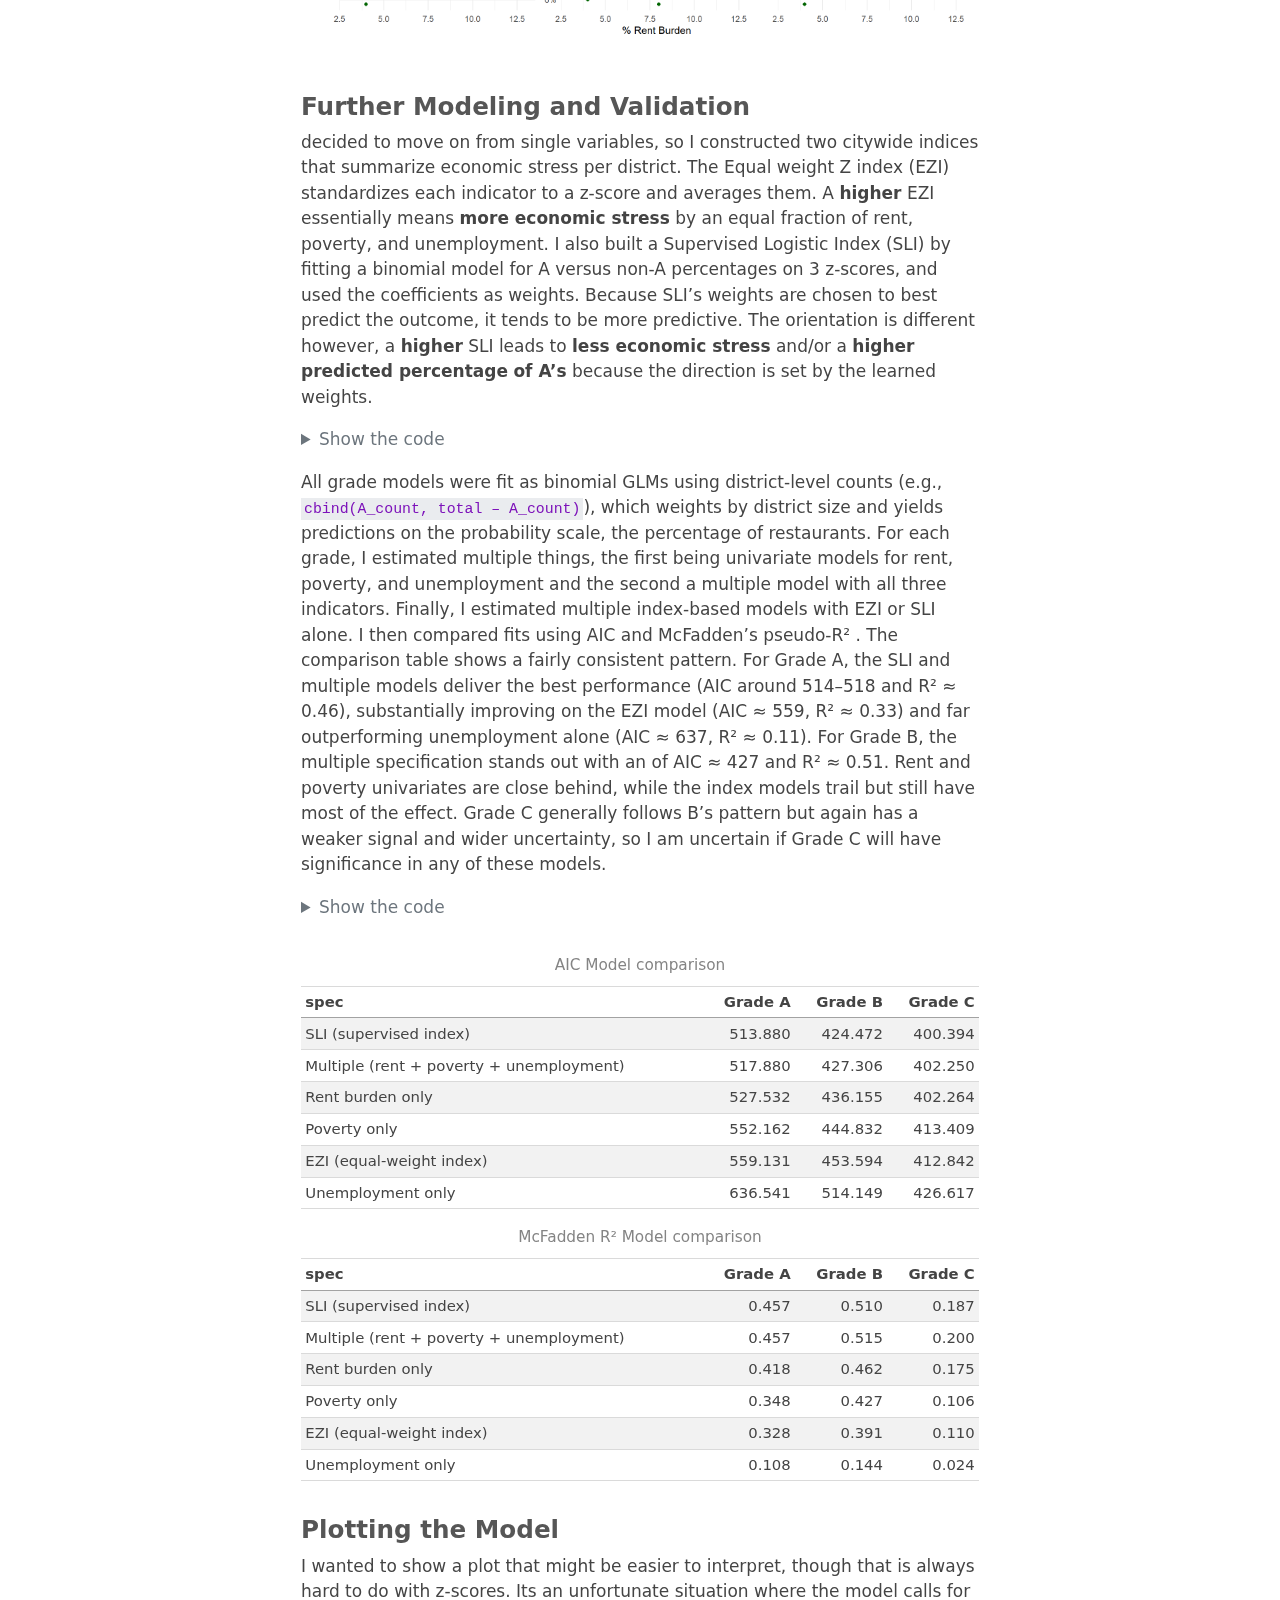
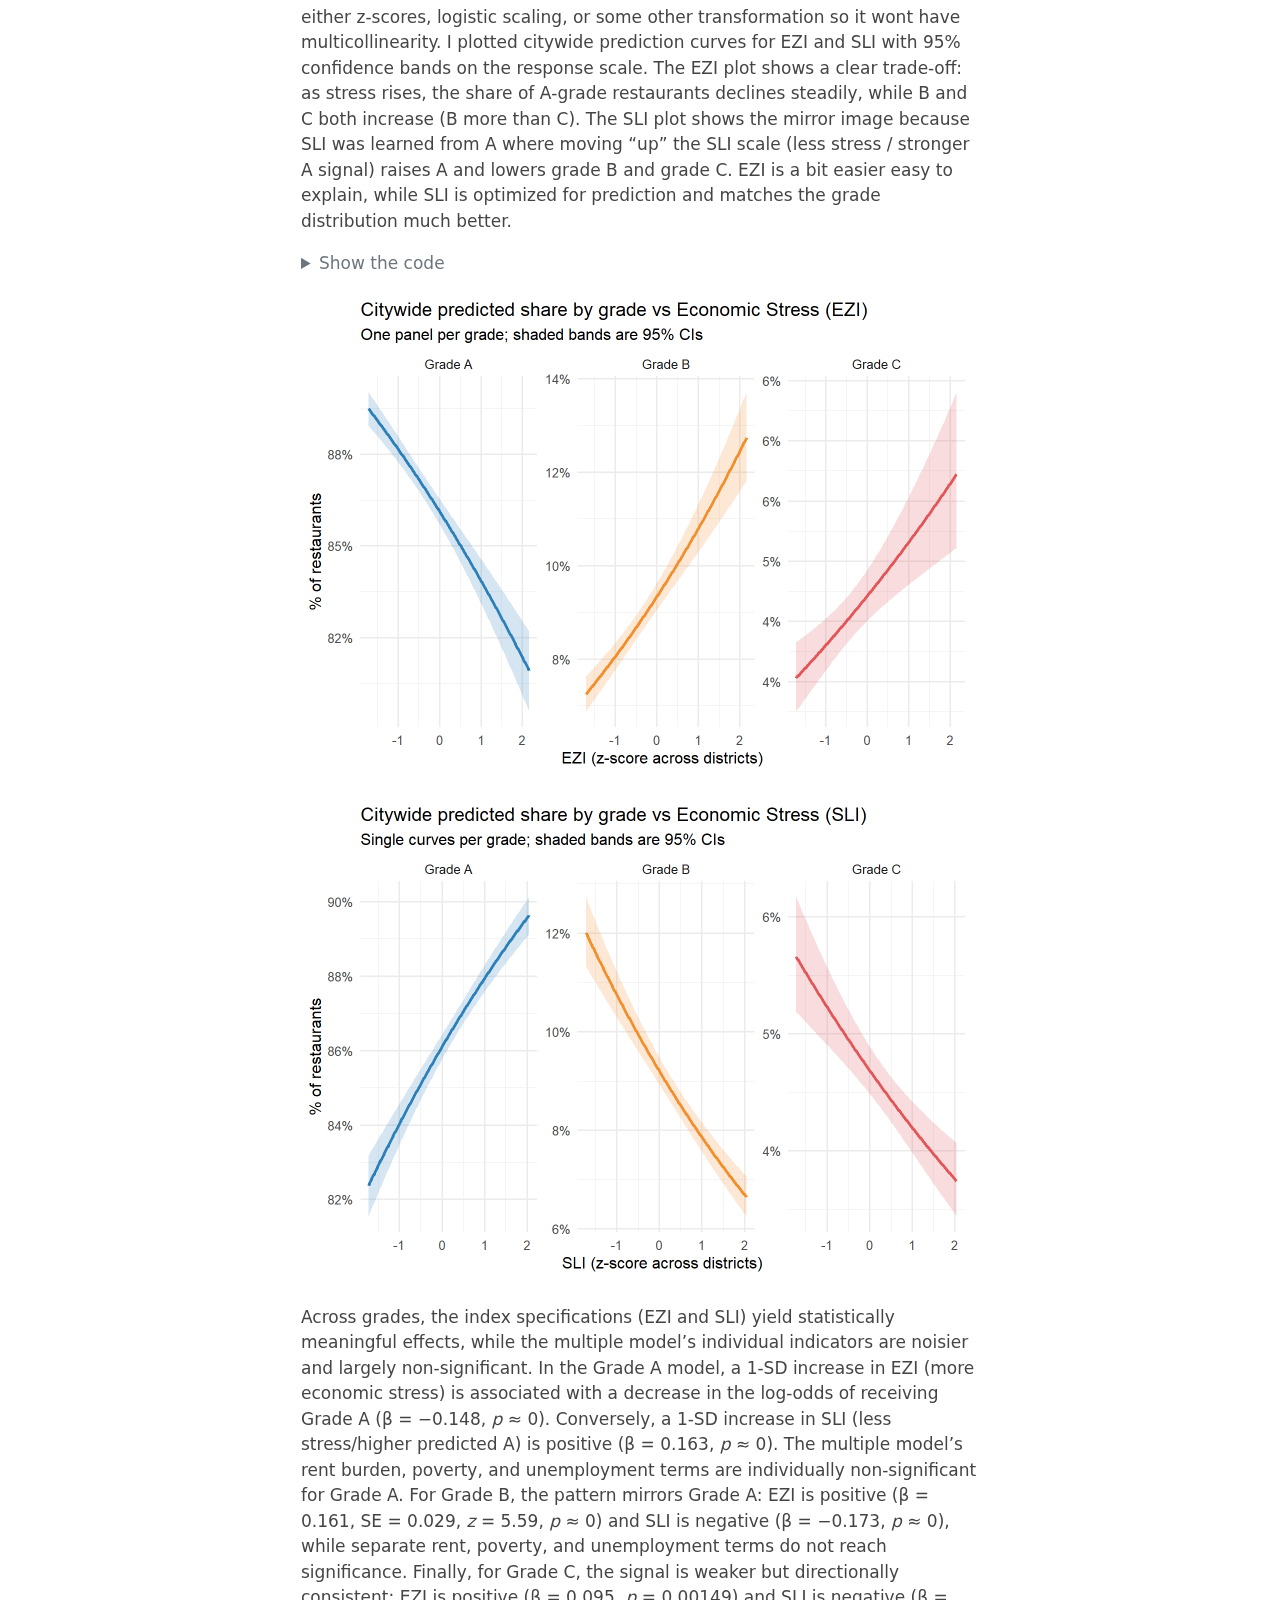
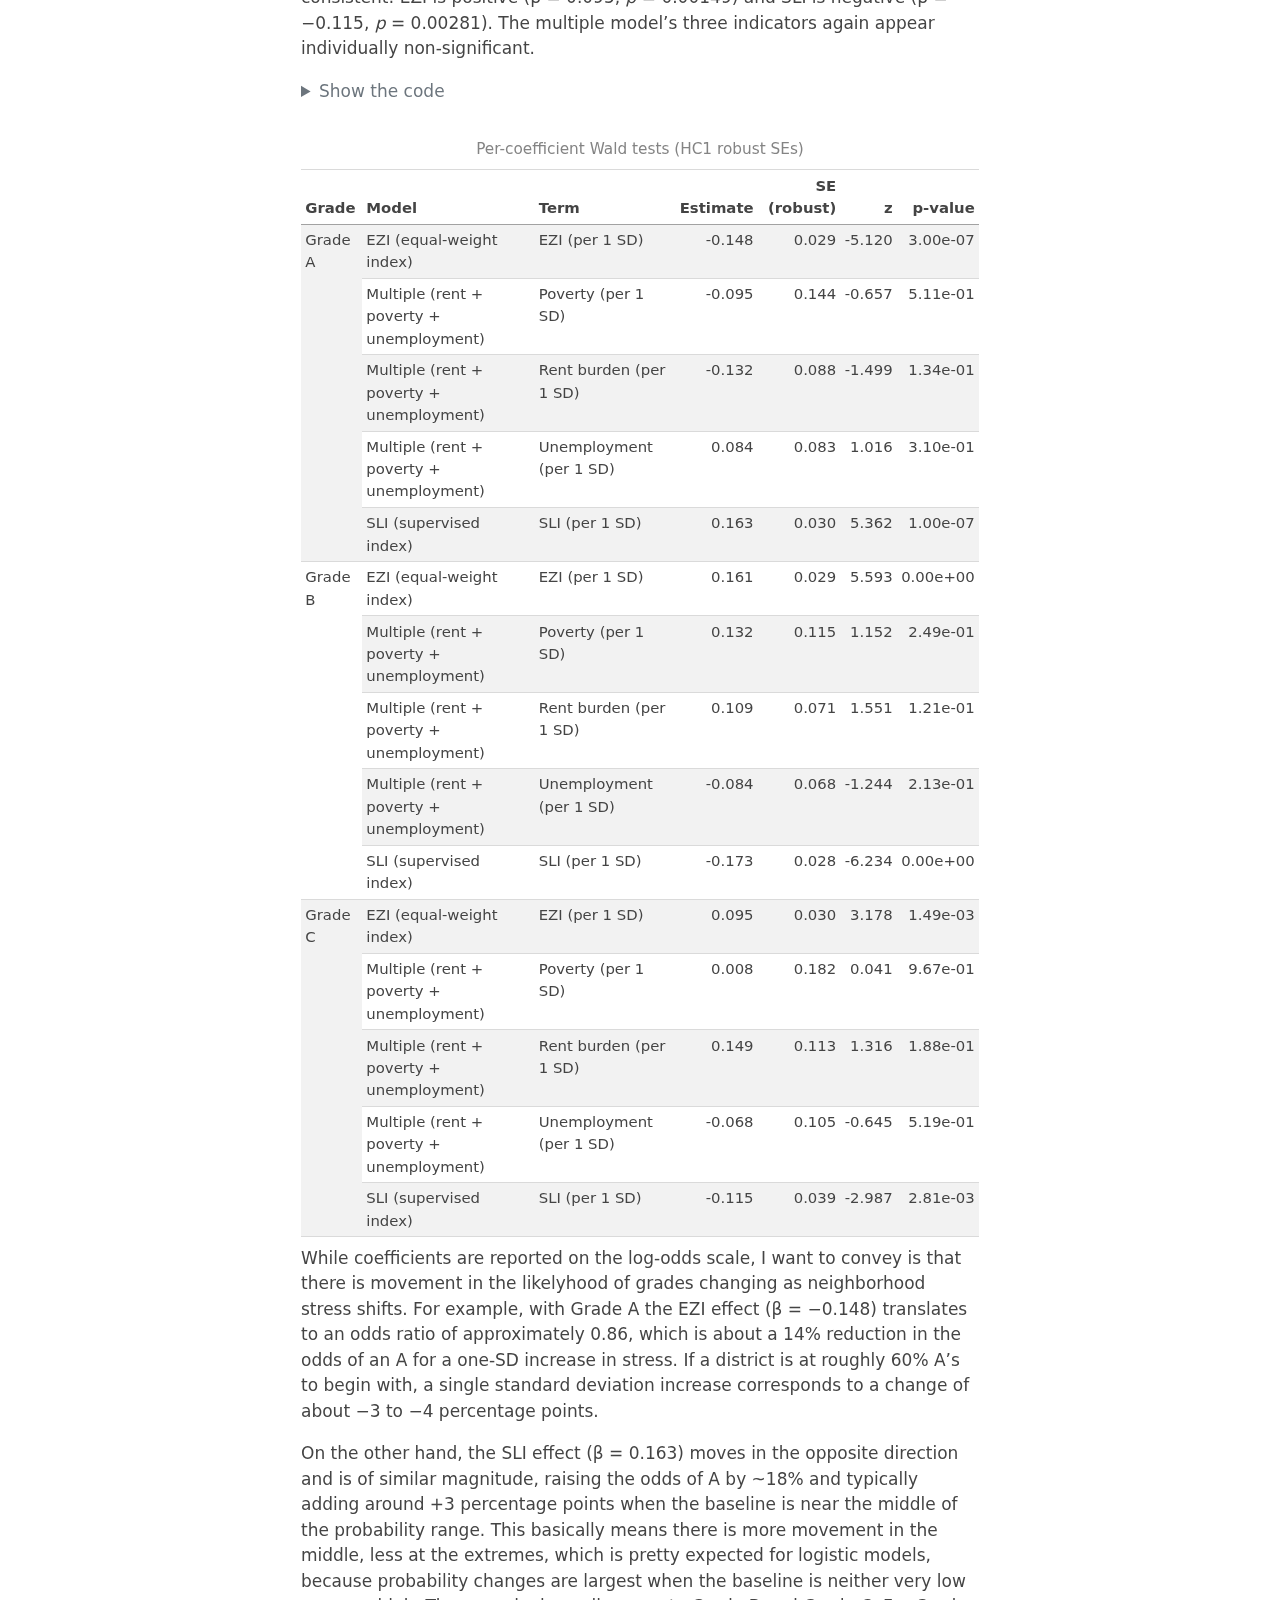
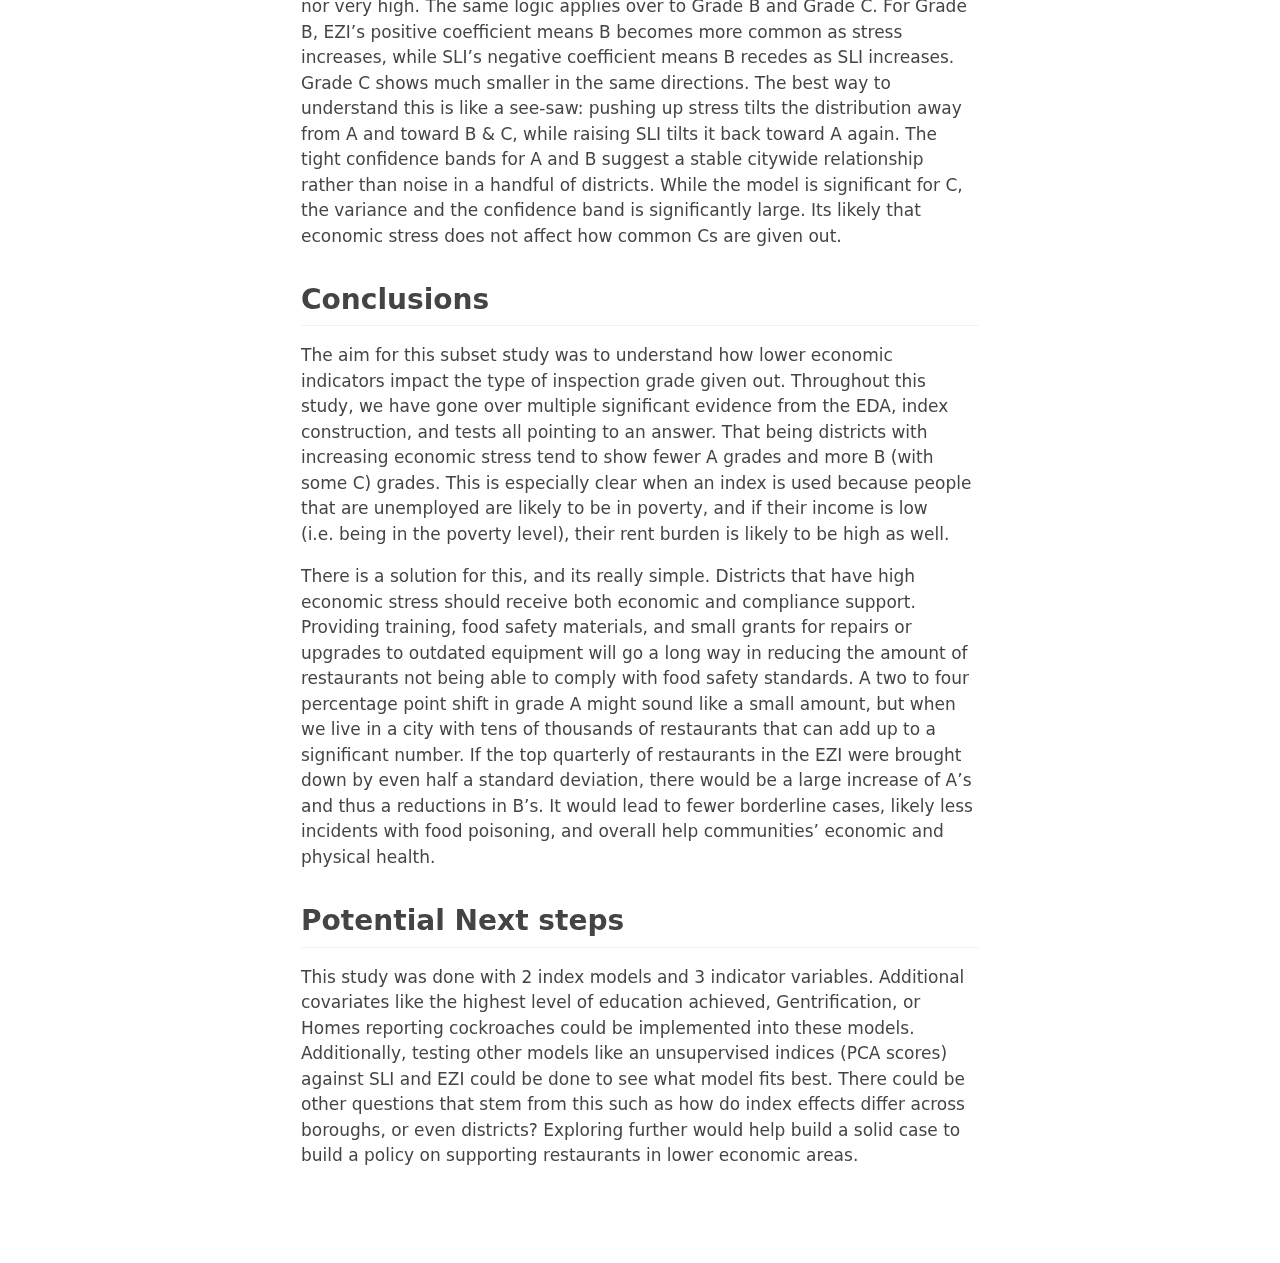
<file: docs/Final-Individual-Report.html>
<!DOCTYPE html>
<html xmlns="http://www.w3.org/1999/xhtml" lang="en" xml:lang="en"><head>

<meta charset="utf-8">
<meta name="generator" content="quarto-1.8.25">

<meta name="viewport" content="width=device-width, initial-scale=1.0, user-scalable=yes">


<title>Final Individual Report: Kitchen safety and the Economy – STA 9750 Submission Material</title>
<style>
code{white-space: pre-wrap;}
span.smallcaps{font-variant: small-caps;}
div.columns{display: flex; gap: min(4vw, 1.5em);}
div.column{flex: auto; overflow-x: auto;}
div.hanging-indent{margin-left: 1.5em; text-indent: -1.5em;}
ul.task-list{list-style: none;}
ul.task-list li input[type="checkbox"] {
  width: 0.8em;
  margin: 0 0.8em 0.2em -1em; /* quarto-specific, see https://github.com/quarto-dev/quarto-cli/issues/4556 */ 
  vertical-align: middle;
}
/* CSS for syntax highlighting */
html { -webkit-text-size-adjust: 100%; }
pre > code.sourceCode { white-space: pre; position: relative; }
pre > code.sourceCode > span { display: inline-block; line-height: 1.25; }
pre > code.sourceCode > span:empty { height: 1.2em; }
.sourceCode { overflow: visible; }
code.sourceCode > span { color: inherit; text-decoration: inherit; }
div.sourceCode { margin: 1em 0; }
pre.sourceCode { margin: 0; }
@media screen {
div.sourceCode { overflow: auto; }
}
@media print {
pre > code.sourceCode { white-space: pre-wrap; }
pre > code.sourceCode > span { text-indent: -5em; padding-left: 5em; }
}
pre.numberSource code
  { counter-reset: source-line 0; }
pre.numberSource code > span
  { position: relative; left: -4em; counter-increment: source-line; }
pre.numberSource code > span > a:first-child::before
  { content: counter(source-line);
    position: relative; left: -1em; text-align: right; vertical-align: baseline;
    border: none; display: inline-block;
    -webkit-touch-callout: none; -webkit-user-select: none;
    -khtml-user-select: none; -moz-user-select: none;
    -ms-user-select: none; user-select: none;
    padding: 0 4px; width: 4em;
  }
pre.numberSource { margin-left: 3em;  padding-left: 4px; }
div.sourceCode
  {   }
@media screen {
pre > code.sourceCode > span > a:first-child::before { text-decoration: underline; }
}
</style>


<script src="site_libs/quarto-nav/quarto-nav.js"></script>
<script src="site_libs/quarto-nav/headroom.min.js"></script>
<script src="site_libs/clipboard/clipboard.min.js"></script>
<script src="site_libs/quarto-search/autocomplete.umd.js"></script>
<script src="site_libs/quarto-search/fuse.min.js"></script>
<script src="site_libs/quarto-search/quarto-search.js"></script>
<meta name="quarto:offset" content="./">
<script src="site_libs/quarto-html/quarto.js" type="module"></script>
<script src="site_libs/quarto-html/tabsets/tabsets.js" type="module"></script>
<script src="site_libs/quarto-html/axe/axe-check.js" type="module"></script>
<script src="site_libs/quarto-html/popper.min.js"></script>
<script src="site_libs/quarto-html/tippy.umd.min.js"></script>
<script src="site_libs/quarto-html/anchor.min.js"></script>
<link href="site_libs/quarto-html/tippy.css" rel="stylesheet">
<link href="site_libs/quarto-html/quarto-syntax-highlighting-7b89279ff1a6dce999919e0e67d4d9ec.css" rel="stylesheet" id="quarto-text-highlighting-styles">
<script src="site_libs/bootstrap/bootstrap.min.js"></script>
<link href="site_libs/bootstrap/bootstrap-icons.css" rel="stylesheet">
<link href="site_libs/bootstrap/bootstrap-5657dfa6c17a855b02079790714f0f49.min.css" rel="stylesheet" append-hash="true" id="quarto-bootstrap" data-mode="light">
<script id="quarto-search-options" type="application/json">{
  "location": "navbar",
  "copy-button": false,
  "collapse-after": 3,
  "panel-placement": "end",
  "type": "overlay",
  "limit": 50,
  "keyboard-shortcut": [
    "f",
    "/",
    "s"
  ],
  "show-item-context": false,
  "language": {
    "search-no-results-text": "No results",
    "search-matching-documents-text": "matching documents",
    "search-copy-link-title": "Copy link to search",
    "search-hide-matches-text": "Hide additional matches",
    "search-more-match-text": "more match in this document",
    "search-more-matches-text": "more matches in this document",
    "search-clear-button-title": "Clear",
    "search-text-placeholder": "",
    "search-detached-cancel-button-title": "Cancel",
    "search-submit-button-title": "Submit",
    "search-label": "Search"
  }
}</script>
<link href="site_libs/htmltools-fill-0.5.8.1/fill.css" rel="stylesheet">

<script src="site_libs/htmlwidgets-1.6.4/htmlwidgets.js"></script>

<link href="site_libs/datatables-css-0.0.0/datatables-crosstalk.css" rel="stylesheet">

<script src="site_libs/datatables-binding-0.34.0/datatables.js"></script>

<script src="site_libs/jquery-3.6.0/jquery-3.6.0.min.js"></script>

<link href="site_libs/dt-core-1.13.6/css/jquery.dataTables.min.css" rel="stylesheet">

<link href="site_libs/dt-core-1.13.6/css/jquery.dataTables.extra.css" rel="stylesheet">

<script src="site_libs/dt-core-1.13.6/js/jquery.dataTables.min.js"></script>

<link href="site_libs/crosstalk-1.2.2/css/crosstalk.min.css" rel="stylesheet">

<script src="site_libs/crosstalk-1.2.2/js/crosstalk.min.js"></script>

<script src="site_libs/kePrint-0.0.1/kePrint.js"></script>

<link href="site_libs/lightable-0.0.1/lightable.css" rel="stylesheet">



</head>

<body class="floating nav-fixed quarto-light">

<div id="quarto-search-results"></div>
  <header id="quarto-header" class="headroom fixed-top">
    <nav class="navbar navbar-expand-lg " data-bs-theme="dark">
      <div class="navbar-container container-fluid">
      <div class="navbar-brand-container mx-auto">
    <a href="./index.html" class="navbar-brand navbar-brand-logo">
    </a>
    <a class="navbar-brand" href="./index.html">
    <span class="navbar-title">STA 9750 Submission Material</span>
    </a>
  </div>
          <button class="navbar-toggler" type="button" data-bs-toggle="collapse" data-bs-target="#navbarCollapse" aria-controls="navbarCollapse" role="menu" aria-expanded="false" aria-label="Toggle navigation" onclick="if (window.quartoToggleHeadroom) { window.quartoToggleHeadroom(); }">
  <span class="navbar-toggler-icon"></span>
</button>
          <div class="collapse navbar-collapse" id="navbarCollapse">
            <ul class="navbar-nav navbar-nav-scroll me-auto">
  <li class="nav-item">
    <a class="nav-link" href="./mp01.html"> 
<span class="menu-text">Mini-Project #01</span></a>
  </li>  
  <li class="nav-item">
    <a class="nav-link" href="./mp02.html"> 
<span class="menu-text">Mini-Project #02</span></a>
  </li>  
  <li class="nav-item">
    <a class="nav-link" href="./mp03.html"> 
<span class="menu-text">Mini-Project #03</span></a>
  </li>  
  <li class="nav-item">
    <a class="nav-link" href="./mp04.html"> 
<span class="menu-text">Mini-Project #04</span></a>
  </li>  
  <li class="nav-item">
    <a class="nav-link active" href="./Final-Individual-Report.html" aria-current="page"> 
<span class="menu-text">Final Individual Report</span></a>
  </li>  
</ul>
          </div> <!-- /navcollapse -->
            <div class="quarto-navbar-tools">
</div>
      </div> <!-- /container-fluid -->
    </nav>
</header>
<!-- content -->
<div id="quarto-content" class="quarto-container page-columns page-rows-contents page-layout-article page-navbar">
<!-- sidebar -->
  <nav id="quarto-sidebar" class="sidebar collapse collapse-horizontal quarto-sidebar-collapse-item sidebar-navigation floating overflow-auto">
    <nav id="TOC" role="doc-toc" class="toc-active">
    <h2 id="toc-title">On this page</h2>
   
  <ul>
  <li><a href="#introduction" id="toc-introduction" class="nav-link active" data-scroll-target="#introduction">Introduction</a></li>
  <li><a href="#setup-and-cleaning" id="toc-setup-and-cleaning" class="nav-link" data-scroll-target="#setup-and-cleaning">Setup and Cleaning</a></li>
  <li><a href="#exploratory-data-analysis-eda" id="toc-exploratory-data-analysis-eda" class="nav-link" data-scroll-target="#exploratory-data-analysis-eda">Exploratory Data Analysis (EDA)</a></li>
  <li><a href="#model-building-and-validation" id="toc-model-building-and-validation" class="nav-link" data-scroll-target="#model-building-and-validation">Model building and Validation</a>
  <ul class="collapse">
  <li><a href="#initial-modeling" id="toc-initial-modeling" class="nav-link" data-scroll-target="#initial-modeling">Initial Modeling</a></li>
  <li><a href="#further-modeling-and-validation" id="toc-further-modeling-and-validation" class="nav-link" data-scroll-target="#further-modeling-and-validation">Further Modeling and Validation</a></li>
  <li><a href="#plotting-the-model" id="toc-plotting-the-model" class="nav-link" data-scroll-target="#plotting-the-model">Plotting the Model</a></li>
  </ul></li>
  <li><a href="#conclusions" id="toc-conclusions" class="nav-link" data-scroll-target="#conclusions">Conclusions</a></li>
  <li><a href="#potential-next-steps" id="toc-potential-next-steps" class="nav-link" data-scroll-target="#potential-next-steps">Potential Next steps</a></li>
  </ul>
</nav>
</nav>
<div id="quarto-sidebar-glass" class="quarto-sidebar-collapse-item" data-bs-toggle="collapse" data-bs-target=".quarto-sidebar-collapse-item"></div>
<!-- margin-sidebar -->
    <div id="quarto-margin-sidebar" class="sidebar margin-sidebar zindex-bottom">
    </div>
<!-- main -->
<main class="content" id="quarto-document-content">

<header id="title-block-header" class="quarto-title-block default">
<div class="quarto-title">
<div class="quarto-title-block"><div><h1 class="title">Final Individual Report: Kitchen safety and the Economy</h1><button type="button" class="btn code-tools-button dropdown-toggle" id="quarto-code-tools-menu" data-bs-toggle="dropdown" aria-expanded="false"><i class="bi"></i> code</button><ul class="dropdown-menu dropdown-menu-end" aria-labelelledby="quarto-code-tools-menu"><li><a id="quarto-show-all-code" class="dropdown-item" href="javascript:void(0)" role="button">Show All Code</a></li><li><a id="quarto-hide-all-code" class="dropdown-item" href="javascript:void(0)" role="button">Hide All Code</a></li><li><hr class="dropdown-divider"></li><li><a id="quarto-view-source" class="dropdown-item" href="javascript:void(0)" role="button">View Source</a></li></ul></div></div>
</div>



<div class="quarto-title-meta">

    
  
    
  </div>
  


</header>


<section id="introduction" class="level2">
<h2 class="anchored" data-anchor-id="introduction">Introduction</h2>
<p>This project was completed by four members including myself. We aimed to answer how restaurant quality relates to community health across NYC neighborhoods. In order to explore every aspect of this question, it was split into four parts for each member. I was tasked with asking the question: <strong><em>How do lower economic indicators correlate with inspection grades given to restaurants?</em></strong> To answer this question, I pulled some data and went through an in-depth analysis on how impactful some economic indicators can be on Food and Health safety.</p>
</section>
<section id="setup-and-cleaning" class="level2">
<h2 class="anchored" data-anchor-id="setup-and-cleaning">Setup and Cleaning</h2>
<p>I will be using 2 of the 3 mentioned datasets in the project, NYC community health profiles and inspection results. There is no reason to include 311 sickness reports, as we are looking at the relation between economic indicators and grades in restaurants. Though, that is another question that could be looked at in the future.</p>
<div class="cell">
<details class="code-fold">
<summary>Show the code</summary>
<div class="code-copy-outer-scaffold"><div class="sourceCode cell-code" id="cb1"><pre class="sourceCode r code-with-copy"><code class="sourceCode r"><span id="cb1-1"><a href="#cb1-1" aria-hidden="true" tabindex="-1"></a><span class="fu">library</span>(readxl); <span class="fu">library</span>(tibble); <span class="fu">library</span>(dplyr)</span>
<span id="cb1-2"><a href="#cb1-2" aria-hidden="true" tabindex="-1"></a><span class="fu">library</span>(tidyverse); <span class="fu">library</span>(ggplot2); <span class="fu">library</span>(reshape2)</span>
<span id="cb1-3"><a href="#cb1-3" aria-hidden="true" tabindex="-1"></a><span class="fu">library</span>(lubridate); <span class="fu">library</span>(scales); <span class="fu">library</span>(janitor)</span>
<span id="cb1-4"><a href="#cb1-4" aria-hidden="true" tabindex="-1"></a><span class="fu">library</span>(forcats); <span class="fu">library</span>(patchwork); <span class="fu">library</span>(scales)</span>
<span id="cb1-5"><a href="#cb1-5" aria-hidden="true" tabindex="-1"></a><span class="fu">library</span>(DT); <span class="fu">library</span>(glue); <span class="fu">library</span>(httr2); <span class="fu">library</span>(cowplot);</span>
<span id="cb1-6"><a href="#cb1-6" aria-hidden="true" tabindex="-1"></a><span class="fu">library</span>(knitr); <span class="fu">library</span>(diptest); <span class="fu">library</span>(kableExtra)</span>
<span id="cb1-7"><a href="#cb1-7" aria-hidden="true" tabindex="-1"></a><span class="fu">library</span>(GGally);<span class="fu">library</span>(arm);<span class="fu">library</span>(broom);<span class="fu">library</span>(car)</span>
<span id="cb1-8"><a href="#cb1-8" aria-hidden="true" tabindex="-1"></a><span class="fu">library</span>(conflicted);<span class="fu">library</span>(glmnet);<span class="fu">library</span>(lmtest); <span class="fu">library</span>(sandwich)</span>
<span id="cb1-9"><a href="#cb1-9" aria-hidden="true" tabindex="-1"></a><span class="fu">conflict_prefer</span>(<span class="st">"select"</span>, <span class="st">"dplyr"</span>)</span>
<span id="cb1-10"><a href="#cb1-10" aria-hidden="true" tabindex="-1"></a><span class="fu">conflict_prefer</span>(<span class="st">"filter"</span>, <span class="st">"dplyr"</span>)</span>
<span id="cb1-11"><a href="#cb1-11" aria-hidden="true" tabindex="-1"></a><span class="fu">conflicts_prefer</span>(dplyr<span class="sc">::</span>recode)</span>
<span id="cb1-12"><a href="#cb1-12" aria-hidden="true" tabindex="-1"></a></span>
<span id="cb1-13"><a href="#cb1-13" aria-hidden="true" tabindex="-1"></a></span>
<span id="cb1-14"><a href="#cb1-14" aria-hidden="true" tabindex="-1"></a></span>
<span id="cb1-15"><a href="#cb1-15" aria-hidden="true" tabindex="-1"></a>inspection_df <span class="ot">&lt;-</span> <span class="cf">function</span>(</span>
<span id="cb1-16"><a href="#cb1-16" aria-hidden="true" tabindex="-1"></a>    <span class="at">dest_dir      =</span> <span class="fu">file.path</span>(<span class="st">"data"</span>, <span class="st">"finproj"</span>),</span>
<span id="cb1-17"><a href="#cb1-17" aria-hidden="true" tabindex="-1"></a>    <span class="at">filename      =</span> <span class="st">"dohmh_restaurant_inspections.csv"</span>,</span>
<span id="cb1-18"><a href="#cb1-18" aria-hidden="true" tabindex="-1"></a>    <span class="at">force_refresh =</span> <span class="cn">FALSE</span>,</span>
<span id="cb1-19"><a href="#cb1-19" aria-hidden="true" tabindex="-1"></a>    <span class="at">guess_max     =</span> <span class="dv">100000</span>,</span>
<span id="cb1-20"><a href="#cb1-20" aria-hidden="true" tabindex="-1"></a>    <span class="at">quiet_readr   =</span> <span class="cn">TRUE</span></span>
<span id="cb1-21"><a href="#cb1-21" aria-hidden="true" tabindex="-1"></a>) {</span>
<span id="cb1-22"><a href="#cb1-22" aria-hidden="true" tabindex="-1"></a>  src_url   <span class="ot">&lt;-</span> <span class="st">"https://data.cityofnewyork.us/api/views/43nn-pn8j/rows.csv?accessType=DOWNLOAD"</span></span>
<span id="cb1-23"><a href="#cb1-23" aria-hidden="true" tabindex="-1"></a>  dest_file <span class="ot">&lt;-</span> <span class="fu">file.path</span>(dest_dir, filename)</span>
<span id="cb1-24"><a href="#cb1-24" aria-hidden="true" tabindex="-1"></a>  </span>
<span id="cb1-25"><a href="#cb1-25" aria-hidden="true" tabindex="-1"></a></span>
<span id="cb1-26"><a href="#cb1-26" aria-hidden="true" tabindex="-1"></a>  <span class="cf">if</span> (<span class="sc">!</span><span class="fu">dir.exists</span>(dest_dir)) <span class="fu">dir.create</span>(dest_dir, <span class="at">recursive =</span> <span class="cn">TRUE</span>)</span>
<span id="cb1-27"><a href="#cb1-27" aria-hidden="true" tabindex="-1"></a>  </span>
<span id="cb1-28"><a href="#cb1-28" aria-hidden="true" tabindex="-1"></a></span>
<span id="cb1-29"><a href="#cb1-29" aria-hidden="true" tabindex="-1"></a>  needs_download <span class="ot">&lt;-</span> <span class="sc">!</span><span class="fu">file.exists</span>(dest_file) <span class="sc">||</span> <span class="fu">isTRUE</span>(force_refresh)</span>
<span id="cb1-30"><a href="#cb1-30" aria-hidden="true" tabindex="-1"></a>  </span>
<span id="cb1-31"><a href="#cb1-31" aria-hidden="true" tabindex="-1"></a>  <span class="cf">if</span> (needs_download) {</span>
<span id="cb1-32"><a href="#cb1-32" aria-hidden="true" tabindex="-1"></a>    <span class="fu">message</span>(<span class="fu">ifelse</span>(force_refresh, <span class="st">"Refreshing file: "</span>, <span class="st">"Downloading: "</span>), src_url)</span>
<span id="cb1-33"><a href="#cb1-33" aria-hidden="true" tabindex="-1"></a>    </span>
<span id="cb1-34"><a href="#cb1-34" aria-hidden="true" tabindex="-1"></a></span>
<span id="cb1-35"><a href="#cb1-35" aria-hidden="true" tabindex="-1"></a>    resp <span class="ot">&lt;-</span> httr2<span class="sc">::</span><span class="fu">req_perform</span>(httr2<span class="sc">::</span><span class="fu">request</span>(src_url))</span>
<span id="cb1-36"><a href="#cb1-36" aria-hidden="true" tabindex="-1"></a>    httr2<span class="sc">::</span><span class="fu">resp_check_status</span>(resp)</span>
<span id="cb1-37"><a href="#cb1-37" aria-hidden="true" tabindex="-1"></a>    </span>
<span id="cb1-38"><a href="#cb1-38" aria-hidden="true" tabindex="-1"></a>    raw <span class="ot">&lt;-</span> httr2<span class="sc">::</span><span class="fu">resp_body_raw</span>(resp)</span>
<span id="cb1-39"><a href="#cb1-39" aria-hidden="true" tabindex="-1"></a>    tmp <span class="ot">&lt;-</span> <span class="fu">tempfile</span>(<span class="at">fileext =</span> <span class="st">".csv"</span>)</span>
<span id="cb1-40"><a href="#cb1-40" aria-hidden="true" tabindex="-1"></a>    readr<span class="sc">::</span><span class="fu">write_file</span>(raw, tmp)</span>
<span id="cb1-41"><a href="#cb1-41" aria-hidden="true" tabindex="-1"></a>    <span class="fu">file.rename</span>(tmp, dest_file)</span>
<span id="cb1-42"><a href="#cb1-42" aria-hidden="true" tabindex="-1"></a>    </span>
<span id="cb1-43"><a href="#cb1-43" aria-hidden="true" tabindex="-1"></a>    <span class="fu">message</span>(<span class="st">"File saved to: "</span>, dest_file)</span>
<span id="cb1-44"><a href="#cb1-44" aria-hidden="true" tabindex="-1"></a>  } <span class="cf">else</span> {</span>
<span id="cb1-45"><a href="#cb1-45" aria-hidden="true" tabindex="-1"></a>    <span class="fu">message</span>(<span class="st">"File already exists in destination: "</span>, dest_file)</span>
<span id="cb1-46"><a href="#cb1-46" aria-hidden="true" tabindex="-1"></a>  }</span>
<span id="cb1-47"><a href="#cb1-47" aria-hidden="true" tabindex="-1"></a>  </span>
<span id="cb1-48"><a href="#cb1-48" aria-hidden="true" tabindex="-1"></a>  df <span class="ot">&lt;-</span> readr<span class="sc">::</span><span class="fu">read_csv</span>(dest_file,</span>
<span id="cb1-49"><a href="#cb1-49" aria-hidden="true" tabindex="-1"></a>                        <span class="at">guess_max =</span> guess_max,</span>
<span id="cb1-50"><a href="#cb1-50" aria-hidden="true" tabindex="-1"></a>                        <span class="at">show_col_types =</span> <span class="sc">!</span>quiet_readr)</span>
<span id="cb1-51"><a href="#cb1-51" aria-hidden="true" tabindex="-1"></a>  </span>
<span id="cb1-52"><a href="#cb1-52" aria-hidden="true" tabindex="-1"></a>  <span class="cf">if</span> (<span class="st">"INSPECTION DATE"</span> <span class="sc">%in%</span> <span class="fu">names</span>(df)) {</span>
<span id="cb1-53"><a href="#cb1-53" aria-hidden="true" tabindex="-1"></a>    df[[<span class="st">"INSPECTION DATE"</span>]] <span class="ot">&lt;-</span> <span class="fu">suppressWarnings</span>(lubridate<span class="sc">::</span><span class="fu">mdy</span>(df[[<span class="st">"INSPECTION DATE"</span>]]))</span>
<span id="cb1-54"><a href="#cb1-54" aria-hidden="true" tabindex="-1"></a>  }</span>
<span id="cb1-55"><a href="#cb1-55" aria-hidden="true" tabindex="-1"></a>  <span class="cf">if</span> (<span class="st">"RECORD DATE"</span> <span class="sc">%in%</span> <span class="fu">names</span>(df)) {</span>
<span id="cb1-56"><a href="#cb1-56" aria-hidden="true" tabindex="-1"></a>    df[[<span class="st">"RECORD DATE"</span>]] <span class="ot">&lt;-</span> <span class="fu">suppressWarnings</span>(lubridate<span class="sc">::</span><span class="fu">mdy</span>(df[[<span class="st">"RECORD DATE"</span>]]))</span>
<span id="cb1-57"><a href="#cb1-57" aria-hidden="true" tabindex="-1"></a>  }</span>
<span id="cb1-58"><a href="#cb1-58" aria-hidden="true" tabindex="-1"></a>  </span>
<span id="cb1-59"><a href="#cb1-59" aria-hidden="true" tabindex="-1"></a>  <span class="fu">return</span>(df)</span>
<span id="cb1-60"><a href="#cb1-60" aria-hidden="true" tabindex="-1"></a>  </span>
<span id="cb1-61"><a href="#cb1-61" aria-hidden="true" tabindex="-1"></a>}</span>
<span id="cb1-62"><a href="#cb1-62" aria-hidden="true" tabindex="-1"></a></span>
<span id="cb1-63"><a href="#cb1-63" aria-hidden="true" tabindex="-1"></a></span>
<span id="cb1-64"><a href="#cb1-64" aria-hidden="true" tabindex="-1"></a></span>
<span id="cb1-65"><a href="#cb1-65" aria-hidden="true" tabindex="-1"></a></span>
<span id="cb1-66"><a href="#cb1-66" aria-hidden="true" tabindex="-1"></a></span>
<span id="cb1-67"><a href="#cb1-67" aria-hidden="true" tabindex="-1"></a></span>
<span id="cb1-68"><a href="#cb1-68" aria-hidden="true" tabindex="-1"></a>inspection<span class="ot">&lt;-</span> <span class="fu">inspection_df</span>()</span>
<span id="cb1-69"><a href="#cb1-69" aria-hidden="true" tabindex="-1"></a></span>
<span id="cb1-70"><a href="#cb1-70" aria-hidden="true" tabindex="-1"></a></span>
<span id="cb1-71"><a href="#cb1-71" aria-hidden="true" tabindex="-1"></a></span>
<span id="cb1-72"><a href="#cb1-72" aria-hidden="true" tabindex="-1"></a></span>
<span id="cb1-73"><a href="#cb1-73" aria-hidden="true" tabindex="-1"></a>community_health_df <span class="ot">&lt;-</span> <span class="cf">function</span>() {</span>
<span id="cb1-74"><a href="#cb1-74" aria-hidden="true" tabindex="-1"></a>  <span class="co"># Source url and file names</span></span>
<span id="cb1-75"><a href="#cb1-75" aria-hidden="true" tabindex="-1"></a>  src_url  <span class="ot">&lt;-</span> <span class="st">"https://www.nyc.gov/assets/doh/downloads/excel/episrv/2022-chp-pud.xlsx"</span></span>
<span id="cb1-76"><a href="#cb1-76" aria-hidden="true" tabindex="-1"></a>  src_name <span class="ot">&lt;-</span> <span class="fu">basename</span>(src_url)  </span>
<span id="cb1-77"><a href="#cb1-77" aria-hidden="true" tabindex="-1"></a>  </span>
<span id="cb1-78"><a href="#cb1-78" aria-hidden="true" tabindex="-1"></a>  <span class="co"># Destination paths</span></span>
<span id="cb1-79"><a href="#cb1-79" aria-hidden="true" tabindex="-1"></a>  dest_dir  <span class="ot">&lt;-</span> <span class="fu">file.path</span>(<span class="st">"data"</span>, <span class="st">"finproj"</span>)</span>
<span id="cb1-80"><a href="#cb1-80" aria-hidden="true" tabindex="-1"></a>  dest_file <span class="ot">&lt;-</span> <span class="fu">file.path</span>(dest_dir, src_name)</span>
<span id="cb1-81"><a href="#cb1-81" aria-hidden="true" tabindex="-1"></a>  </span>
<span id="cb1-82"><a href="#cb1-82" aria-hidden="true" tabindex="-1"></a>  <span class="cf">if</span> (<span class="sc">!</span><span class="fu">dir.exists</span>(dest_dir)) {</span>
<span id="cb1-83"><a href="#cb1-83" aria-hidden="true" tabindex="-1"></a>    <span class="fu">dir.create</span>(dest_dir, <span class="at">recursive =</span> <span class="cn">TRUE</span>)</span>
<span id="cb1-84"><a href="#cb1-84" aria-hidden="true" tabindex="-1"></a>  }</span>
<span id="cb1-85"><a href="#cb1-85" aria-hidden="true" tabindex="-1"></a>  </span>
<span id="cb1-86"><a href="#cb1-86" aria-hidden="true" tabindex="-1"></a>  <span class="cf">if</span> (<span class="sc">!</span><span class="fu">file.exists</span>(dest_file)) {</span>
<span id="cb1-87"><a href="#cb1-87" aria-hidden="true" tabindex="-1"></a>    <span class="fu">message</span>(<span class="st">"Downloading: "</span>, src_url)</span>
<span id="cb1-88"><a href="#cb1-88" aria-hidden="true" tabindex="-1"></a></span>
<span id="cb1-89"><a href="#cb1-89" aria-hidden="true" tabindex="-1"></a>    utils<span class="sc">::</span><span class="fu">download.file</span>(src_url, dest_file, <span class="at">mode =</span> <span class="st">"wb"</span>, <span class="at">quiet =</span> <span class="cn">TRUE</span>)</span>
<span id="cb1-90"><a href="#cb1-90" aria-hidden="true" tabindex="-1"></a>    <span class="fu">message</span>(<span class="st">"File saved to: "</span>, dest_file)</span>
<span id="cb1-91"><a href="#cb1-91" aria-hidden="true" tabindex="-1"></a>  } <span class="cf">else</span> {</span>
<span id="cb1-92"><a href="#cb1-92" aria-hidden="true" tabindex="-1"></a>    <span class="fu">message</span>(<span class="st">"File already exists in destination: "</span>, dest_file)</span>
<span id="cb1-93"><a href="#cb1-93" aria-hidden="true" tabindex="-1"></a>  }</span>
<span id="cb1-94"><a href="#cb1-94" aria-hidden="true" tabindex="-1"></a>  </span>
<span id="cb1-95"><a href="#cb1-95" aria-hidden="true" tabindex="-1"></a></span>
<span id="cb1-96"><a href="#cb1-96" aria-hidden="true" tabindex="-1"></a>  df <span class="ot">&lt;-</span> readxl<span class="sc">::</span><span class="fu">read_excel</span>(dest_file, <span class="at">sheet =</span> <span class="st">"CHP_all_data"</span>, <span class="at">skip =</span> <span class="dv">1</span>)</span>
<span id="cb1-97"><a href="#cb1-97" aria-hidden="true" tabindex="-1"></a>  </span>
<span id="cb1-98"><a href="#cb1-98" aria-hidden="true" tabindex="-1"></a></span>
<span id="cb1-99"><a href="#cb1-99" aria-hidden="true" tabindex="-1"></a>  df <span class="ot">&lt;-</span> df[<span class="sc">-</span><span class="fu">c</span>(<span class="dv">66</span><span class="sc">:</span><span class="dv">69</span>), ]</span>
<span id="cb1-100"><a href="#cb1-100" aria-hidden="true" tabindex="-1"></a></span>
<span id="cb1-101"><a href="#cb1-101" aria-hidden="true" tabindex="-1"></a>  <span class="fu">return</span>(df)</span>
<span id="cb1-102"><a href="#cb1-102" aria-hidden="true" tabindex="-1"></a>} </span>
<span id="cb1-103"><a href="#cb1-103" aria-hidden="true" tabindex="-1"></a>  </span>
<span id="cb1-104"><a href="#cb1-104" aria-hidden="true" tabindex="-1"></a></span>
<span id="cb1-105"><a href="#cb1-105" aria-hidden="true" tabindex="-1"></a></span>
<span id="cb1-106"><a href="#cb1-106" aria-hidden="true" tabindex="-1"></a>community_health<span class="ot">&lt;-</span><span class="fu">community_health_df</span>()</span>
<span id="cb1-107"><a href="#cb1-107" aria-hidden="true" tabindex="-1"></a></span>
<span id="cb1-108"><a href="#cb1-108" aria-hidden="true" tabindex="-1"></a></span>
<span id="cb1-109"><a href="#cb1-109" aria-hidden="true" tabindex="-1"></a>format_titles <span class="ot">&lt;-</span> <span class="cf">function</span>(df) {</span>
<span id="cb1-110"><a href="#cb1-110" aria-hidden="true" tabindex="-1"></a>  <span class="fu">colnames</span>(df) <span class="ot">&lt;-</span> <span class="fu">str_replace_all</span>(<span class="fu">colnames</span>(df), <span class="st">"_"</span>, <span class="st">" "</span>) <span class="sc">|&gt;</span> <span class="fu">str_to_title</span>()</span>
<span id="cb1-111"><a href="#cb1-111" aria-hidden="true" tabindex="-1"></a>  df</span>
<span id="cb1-112"><a href="#cb1-112" aria-hidden="true" tabindex="-1"></a>}</span>
<span id="cb1-113"><a href="#cb1-113" aria-hidden="true" tabindex="-1"></a>  </span>
<span id="cb1-114"><a href="#cb1-114" aria-hidden="true" tabindex="-1"></a></span>
<span id="cb1-115"><a href="#cb1-115" aria-hidden="true" tabindex="-1"></a></span>
<span id="cb1-116"><a href="#cb1-116" aria-hidden="true" tabindex="-1"></a>is_borough_level <span class="ot">&lt;-</span> community_health<span class="sc">$</span>ID <span class="sc">%in%</span> <span class="dv">0</span><span class="sc">:</span><span class="dv">5</span></span>
<span id="cb1-117"><a href="#cb1-117" aria-hidden="true" tabindex="-1"></a><span class="co">#Bourough rows</span></span>
<span id="cb1-118"><a href="#cb1-118" aria-hidden="true" tabindex="-1"></a>ch_boroughs <span class="ot">&lt;-</span> <span class="fu">subset</span>(community_health, is_borough_level)<span class="sc">|&gt;</span></span>
<span id="cb1-119"><a href="#cb1-119" aria-hidden="true" tabindex="-1"></a>  <span class="fu">filter</span>(<span class="sc">!</span>(ID<span class="sc">==</span><span class="st">"0"</span>))</span>
<span id="cb1-120"><a href="#cb1-120" aria-hidden="true" tabindex="-1"></a><span class="co">#Community District rows</span></span>
<span id="cb1-121"><a href="#cb1-121" aria-hidden="true" tabindex="-1"></a>ch_neighbor <span class="ot">&lt;-</span> <span class="fu">subset</span>(community_health, <span class="sc">!</span>is_borough_level)</span></code></pre></div><button title="Copy to Clipboard" class="code-copy-button"><i class="bi"></i></button></div>
</details>
</div>
<p>Now that we have setup the code, lets look at the economic indicators we will be using. The measure Rent Burden is classified as the percentage of renter-occupied homes whose gross rent is equal or greater than 30 percent of household income in the past 12 months. The measure unemployment is the Percentage of civilian labor force that are 16 and older, and unemployed. Finally, poverty is the percentage of residents living below 100% of New York City’s calculated poverty threshold based on income and necessary expenses. All of these are important indicators for how well people are doing financially each area. The idea is that if rent is expensive, unemployment is high, and/or poverty is high, people are less likely to buy food from restaurants. This in turn would lead restaurants to have less income to spend on food compliance and thus lower their grade on the next inspection. Below is a sample of the data we will be working with.</p>
<div class="cell">
<details class="code-fold">
<summary>Show the code</summary>
<div class="code-copy-outer-scaffold"><div class="sourceCode cell-code" id="cb2"><pre class="sourceCode r code-with-copy"><code class="sourceCode r"><span id="cb2-1"><a href="#cb2-1" aria-hidden="true" tabindex="-1"></a>ch_neighbor<span class="sc">|&gt;</span> </span>
<span id="cb2-2"><a href="#cb2-2" aria-hidden="true" tabindex="-1"></a>  <span class="fu">select</span>(</span>
<span id="cb2-3"><a href="#cb2-3" aria-hidden="true" tabindex="-1"></a>    Name,</span>
<span id="cb2-4"><a href="#cb2-4" aria-hidden="true" tabindex="-1"></a>    Poverty,</span>
<span id="cb2-5"><a href="#cb2-5" aria-hidden="true" tabindex="-1"></a>    Rent_Burden,</span>
<span id="cb2-6"><a href="#cb2-6" aria-hidden="true" tabindex="-1"></a>    Unemployment</span>
<span id="cb2-7"><a href="#cb2-7" aria-hidden="true" tabindex="-1"></a>  )<span class="sc">|&gt;</span></span>
<span id="cb2-8"><a href="#cb2-8" aria-hidden="true" tabindex="-1"></a>  <span class="fu">mutate</span>(</span>
<span id="cb2-9"><a href="#cb2-9" aria-hidden="true" tabindex="-1"></a>    <span class="fu">across</span>(</span>
<span id="cb2-10"><a href="#cb2-10" aria-hidden="true" tabindex="-1"></a>      <span class="fu">c</span>(Poverty, Rent_Burden, Unemployment),</span>
<span id="cb2-11"><a href="#cb2-11" aria-hidden="true" tabindex="-1"></a>      <span class="sc">~</span> <span class="fu">label_percent</span>(<span class="at">accuracy =</span> <span class="fl">0.1</span>, <span class="at">scale =</span> <span class="dv">1</span>)(.x)</span>
<span id="cb2-12"><a href="#cb2-12" aria-hidden="true" tabindex="-1"></a>    )</span>
<span id="cb2-13"><a href="#cb2-13" aria-hidden="true" tabindex="-1"></a>  )<span class="sc">|&gt;</span></span>
<span id="cb2-14"><a href="#cb2-14" aria-hidden="true" tabindex="-1"></a>  <span class="fu">format_titles</span>()<span class="sc">|&gt;</span></span>
<span id="cb2-15"><a href="#cb2-15" aria-hidden="true" tabindex="-1"></a>  <span class="fu">slice_sample</span>(<span class="at">n=</span><span class="dv">20</span>)<span class="sc">|&gt;</span></span>
<span id="cb2-16"><a href="#cb2-16" aria-hidden="true" tabindex="-1"></a>  <span class="fu">datatable</span>(<span class="at">rownames =</span> <span class="cn">FALSE</span>, </span>
<span id="cb2-17"><a href="#cb2-17" aria-hidden="true" tabindex="-1"></a>            <span class="at">options=</span> <span class="fu">list</span>(</span>
<span id="cb2-18"><a href="#cb2-18" aria-hidden="true" tabindex="-1"></a>              <span class="at">pagelength=</span><span class="dv">5</span>, </span>
<span id="cb2-19"><a href="#cb2-19" aria-hidden="true" tabindex="-1"></a>              <span class="at">lengthMenu =</span> <span class="fu">c</span>(<span class="dv">5</span>, <span class="dv">10</span>, <span class="dv">15</span>, <span class="dv">20</span>)</span>
<span id="cb2-20"><a href="#cb2-20" aria-hidden="true" tabindex="-1"></a>            )</span>
<span id="cb2-21"><a href="#cb2-21" aria-hidden="true" tabindex="-1"></a>  )</span></code></pre></div><button title="Copy to Clipboard" class="code-copy-button"><i class="bi"></i></button></div>
</details>
<div class="cell-output-display">
<div class="datatables html-widget html-fill-item" id="htmlwidget-24507e63c0c50a4d7886" style="width:100%;height:auto;"></div>
<script type="application/json" data-for="htmlwidget-24507e63c0c50a4d7886">{"x":{"filter":"none","vertical":false,"data":[["Flatbush and Midwood","Greenwich Village and Soho","Park Slope and Carroll Gardens","Lower East Side and Chinatown","East New York and Starrett City","Jamaica and Hollis","Bay Ridge and Dyker Heights","St. George and Stapleton","Tottenville and Great Kills","Elmhurst and Corona","Belmont and East Tremont","Fort Greene and Brooklyn Heights","Queens Village","Flushing and Whitestone","Midtown","Bayside and Little Neck","Highbridge and Concourse","Brownsville","East Harlem","Rockaway and Broad Channel"],["19.4%","7.6%","9.5%","22.0%","27.7%","16.9%","16.7%","19.7%","11.5%","20.7%","30.9%","12.3%","10.7%","23.7%","11.2%","13.1%","33.6%","28.5%","23.4%","17.2%"],["54.0%","35.0%","35.0%","49.0%","54.0%","52.0%","47.0%","52.0%","39.0%","59.0%","58.0%","39.0%","51.0%","46.0%","39.0%","46.0%","59.0%","60.0%","47.0%","49.0%"],["6.0%","4.0%","5.0%","6.0%","7.0%","8.0%","5.0%","5.0%","4.0%","4.0%","13.0%","6.0%","6.0%","4.0%","4.0%","4.0%","10.0%","12.0%","9.0%","8.0%"]],"container":"<table class=\"display\">\n  <thead>\n    <tr>\n      <th>Name<\/th>\n      <th>Poverty<\/th>\n      <th>Rent Burden<\/th>\n      <th>Unemployment<\/th>\n    <\/tr>\n  <\/thead>\n<\/table>","options":{"pagelength":5,"lengthMenu":[5,10,15,20],"columnDefs":[{"name":"Name","targets":0},{"name":"Poverty","targets":1},{"name":"Rent Burden","targets":2},{"name":"Unemployment","targets":3}],"order":[],"autoWidth":false,"orderClasses":false}},"evals":[],"jsHooks":[]}</script>
</div>
</div>
<p>When looking at inspection data, I found that there were restaurants that were repeated multiple times, and on the same day. Not only this, but grades with Na’s and other letters (like N for “Not Yet Graded”) were present. This is because each individual violation is recorded and noted if it is critically important or not. While this would be helpful for answering other questions in this project like the amount of critical flags in a district, it isn’t here. Having repeats of the same grade and non-grading letters can drastically warp our findings.</p>
<div class="cell">
<details class="code-fold">
<summary>Show the code</summary>
<div class="code-copy-outer-scaffold"><div class="sourceCode cell-code" id="cb3"><pre class="sourceCode r code-with-copy"><code class="sourceCode r"><span id="cb3-1"><a href="#cb3-1" aria-hidden="true" tabindex="-1"></a>inspection<span class="sc">|&gt;</span></span>
<span id="cb3-2"><a href="#cb3-2" aria-hidden="true" tabindex="-1"></a>  <span class="fu">clean_names</span>()<span class="sc">|&gt;</span></span>
<span id="cb3-3"><a href="#cb3-3" aria-hidden="true" tabindex="-1"></a>  <span class="fu">get_dupes</span>(camis, inspection_date)<span class="sc">|&gt;</span></span>
<span id="cb3-4"><a href="#cb3-4" aria-hidden="true" tabindex="-1"></a>  <span class="fu">filter</span>(<span class="sc">!</span><span class="fu">is.na</span>(grade))<span class="sc">|&gt;</span></span>
<span id="cb3-5"><a href="#cb3-5" aria-hidden="true" tabindex="-1"></a>  <span class="fu">slice_head</span>(<span class="at">n=</span><span class="dv">30</span>)<span class="sc">|&gt;</span></span>
<span id="cb3-6"><a href="#cb3-6" aria-hidden="true" tabindex="-1"></a>  <span class="fu">select</span>(<span class="at">name=</span>dba, critical_flag, inspection_date, grade)<span class="sc">|&gt;</span></span>
<span id="cb3-7"><a href="#cb3-7" aria-hidden="true" tabindex="-1"></a>  <span class="fu">format_titles</span>()<span class="sc">|&gt;</span></span>
<span id="cb3-8"><a href="#cb3-8" aria-hidden="true" tabindex="-1"></a>  <span class="fu">datatable</span>(<span class="at">rownames =</span> <span class="cn">FALSE</span>, </span>
<span id="cb3-9"><a href="#cb3-9" aria-hidden="true" tabindex="-1"></a>            <span class="at">options=</span> <span class="fu">list</span>(</span>
<span id="cb3-10"><a href="#cb3-10" aria-hidden="true" tabindex="-1"></a>              <span class="at">pagelength=</span><span class="dv">5</span>, </span>
<span id="cb3-11"><a href="#cb3-11" aria-hidden="true" tabindex="-1"></a>              <span class="at">lengthMenu =</span> <span class="fu">c</span>(<span class="dv">5</span>, <span class="dv">10</span>, <span class="dv">15</span>, <span class="dv">20</span>)</span>
<span id="cb3-12"><a href="#cb3-12" aria-hidden="true" tabindex="-1"></a>            )</span>
<span id="cb3-13"><a href="#cb3-13" aria-hidden="true" tabindex="-1"></a>  )</span></code></pre></div><button title="Copy to Clipboard" class="code-copy-button"><i class="bi"></i></button></div>
</details>
<div class="cell-output-display">
<div class="datatables html-widget html-fill-item" id="htmlwidget-12572ef4e3c533be42e6" style="width:100%;height:auto;"></div>
<script type="application/json" data-for="htmlwidget-12572ef4e3c533be42e6">{"x":{"filter":"none","vertical":false,"data":[["NEW YOBAO BEEF BURGER","NEW YOBAO BEEF BURGER","NEW YOBAO BEEF BURGER","NEW YOBAO BEEF BURGER","NEW YOBAO BEEF BURGER","NEW YOBAO BEEF BURGER","NEW YOBAO BEEF BURGER","NEW YOBAO BEEF BURGER","NEW YOBAO BEEF BURGER","NEW YOBAO BEEF BURGER","NEW YOBAO BEEF BURGER","NEW YOBAO BEEF BURGER","KLOUD","KLOUD","KLOUD","KLOUD","KLOUD","KLOUD","KLOUD","KLOUD","KLOUD","KLOUD","VIBE 592 BAR &amp; BISTRO","VIBE 592 BAR &amp; BISTRO","VIBE 592 BAR &amp; BISTRO","VIBE 592 BAR &amp; BISTRO","VIBE 592 BAR &amp; BISTRO","VIBE 592 BAR &amp; BISTRO","VIBE 592 BAR &amp; BISTRO","VIBE 592 BAR &amp; BISTRO"],["Not Critical","Not Critical","Not Critical","Not Critical","Critical","Critical","Not Critical","Critical","Critical","Critical","Not Critical","Critical","Not Critical","Not Critical","Not Critical","Critical","Critical","Not Critical","Critical","Not Critical","Critical","Critical","Not Critical","Not Critical","Critical","Not Critical","Critical","Critical","Not Critical","Not Critical"],["2025-11-03","2025-11-03","2025-11-03","2025-11-03","2025-11-03","2025-11-03","2025-11-03","2025-11-03","2025-11-03","2025-11-03","2025-11-03","2025-11-03","2025-12-03","2025-12-03","2025-12-03","2025-12-03","2025-12-03","2025-12-03","2025-12-03","2025-12-03","2025-12-03","2025-12-03","2025-12-13","2025-12-13","2025-12-13","2025-12-13","2025-12-13","2025-12-13","2025-12-13","2025-12-13"],["N","N","N","N","N","N","N","N","N","N","N","N","N","N","N","N","N","N","N","N","N","N","N","N","N","N","N","N","N","N"]],"container":"<table class=\"display\">\n  <thead>\n    <tr>\n      <th>Name<\/th>\n      <th>Critical Flag<\/th>\n      <th>Inspection Date<\/th>\n      <th>Grade<\/th>\n    <\/tr>\n  <\/thead>\n<\/table>","options":{"pagelength":5,"lengthMenu":[5,10,15,20],"columnDefs":[{"name":"Name","targets":0},{"name":"Critical Flag","targets":1},{"name":"Inspection Date","targets":2},{"name":"Grade","targets":3}],"order":[],"autoWidth":false,"orderClasses":false}},"evals":[],"jsHooks":[]}</script>
</div>
</div>
<p>To make sure this dataset can join with community health, we added district/neighborhood groups based on the zip code. Mutating to an ID and joining it is definitely the optimal and safe option, but the amount of rows in the community health dataset is relatively small. This means we can copy the exact name of the area from the dataset and put it in this code. Now that the data is cleaned, we can move on to the next step.</p>
<div class="cell">
<details class="code-fold">
<summary>Show the code</summary>
<div class="code-copy-outer-scaffold"><div class="sourceCode cell-code" id="cb4"><pre class="sourceCode r code-with-copy"><code class="sourceCode r"><span id="cb4-1"><a href="#cb4-1" aria-hidden="true" tabindex="-1"></a>inspection_cleaned <span class="ot">&lt;-</span> inspection <span class="sc">|&gt;</span></span>
<span id="cb4-2"><a href="#cb4-2" aria-hidden="true" tabindex="-1"></a>  <span class="fu">clean_names</span>()<span class="sc">|&gt;</span></span>
<span id="cb4-3"><a href="#cb4-3" aria-hidden="true" tabindex="-1"></a>  <span class="fu">mutate</span>(</span>
<span id="cb4-4"><a href="#cb4-4" aria-hidden="true" tabindex="-1"></a>    <span class="at">neighborhood_group =</span> <span class="fu">case_when</span>(</span>
<span id="cb4-5"><a href="#cb4-5" aria-hidden="true" tabindex="-1"></a>      zipcode <span class="sc">%in%</span> <span class="fu">c</span>(<span class="dv">10031</span>, <span class="dv">10032</span>, <span class="dv">10033</span>, <span class="dv">10034</span>, <span class="dv">10040</span>) <span class="sc">~</span> <span class="st">"Washington Heights and Inwood"</span>,</span>
<span id="cb4-6"><a href="#cb4-6" aria-hidden="true" tabindex="-1"></a>      zipcode <span class="sc">%in%</span> <span class="fu">c</span>(<span class="dv">10026</span>, <span class="dv">10030</span>, <span class="dv">10037</span>, <span class="dv">10039</span>) <span class="sc">~</span> <span class="st">"Central Harlem"</span>,</span>
<span id="cb4-7"><a href="#cb4-7" aria-hidden="true" tabindex="-1"></a>      zipcode <span class="sc">%in%</span> <span class="fu">c</span>(<span class="dv">10029</span>, <span class="dv">10035</span>) <span class="sc">~</span> <span class="st">"East Harlem"</span>,</span>
<span id="cb4-8"><a href="#cb4-8" aria-hidden="true" tabindex="-1"></a>      zipcode <span class="sc">%in%</span> <span class="fu">c</span>(<span class="dv">10023</span>, <span class="dv">10024</span>) <span class="sc">~</span> <span class="st">"Upper West Side"</span>,</span>
<span id="cb4-9"><a href="#cb4-9" aria-hidden="true" tabindex="-1"></a>      zipcode <span class="sc">%in%</span> <span class="fu">c</span>(<span class="dv">10021</span>, <span class="dv">10028</span>, <span class="dv">10044</span>, <span class="dv">10065</span>, <span class="dv">10075</span>, <span class="dv">10128</span>) <span class="sc">~</span> <span class="st">"Upper East Side"</span>,</span>
<span id="cb4-10"><a href="#cb4-10" aria-hidden="true" tabindex="-1"></a>      zipcode <span class="sc">%in%</span> <span class="fu">c</span>(<span class="dv">10001</span>, <span class="dv">10011</span>, <span class="dv">10018</span>, <span class="dv">10019</span>, <span class="dv">10020</span>, <span class="dv">10036</span>) <span class="sc">~</span> <span class="st">"Clinton and Chelsea"</span>,</span>
<span id="cb4-11"><a href="#cb4-11" aria-hidden="true" tabindex="-1"></a>      zipcode <span class="sc">%in%</span> <span class="fu">c</span>(<span class="dv">10010</span>, <span class="dv">10016</span>, <span class="dv">10017</span>, <span class="dv">10022</span>) <span class="sc">~</span> <span class="st">"Stuyvesant Town and Turtle Bay"</span>,</span>
<span id="cb4-12"><a href="#cb4-12" aria-hidden="true" tabindex="-1"></a>      zipcode <span class="sc">%in%</span> <span class="fu">c</span>(<span class="dv">10012</span>, <span class="dv">10013</span>, <span class="dv">10014</span>) <span class="sc">~</span> <span class="st">"Greenwich Village and Soho"</span>,</span>
<span id="cb4-13"><a href="#cb4-13" aria-hidden="true" tabindex="-1"></a>      zipcode <span class="sc">%in%</span> <span class="fu">c</span>(<span class="dv">10002</span>, <span class="dv">10003</span>, <span class="dv">10009</span>) <span class="sc">~</span> <span class="st">"Lower East Side and Chinatown"</span>,</span>
<span id="cb4-14"><a href="#cb4-14" aria-hidden="true" tabindex="-1"></a>      zipcode <span class="sc">%in%</span> <span class="fu">c</span>(<span class="dv">10004</span>, <span class="dv">10005</span>, <span class="dv">10006</span>, <span class="dv">10007</span>, <span class="dv">10038</span>, <span class="dv">10280</span>) <span class="sc">~</span> <span class="st">"Financial District"</span>,</span>
<span id="cb4-15"><a href="#cb4-15" aria-hidden="true" tabindex="-1"></a>      zipcode <span class="sc">%in%</span> <span class="fu">c</span>(<span class="dv">10025</span>, <span class="dv">10027</span>) <span class="sc">~</span> <span class="st">"Morningside Heights and Hamilton Heights"</span>,</span>
<span id="cb4-16"><a href="#cb4-16" aria-hidden="true" tabindex="-1"></a>      </span>
<span id="cb4-17"><a href="#cb4-17" aria-hidden="true" tabindex="-1"></a>      zipcode <span class="sc">%in%</span> <span class="fu">c</span>(<span class="dv">10301</span>, <span class="dv">10302</span>, <span class="dv">10303</span>, <span class="dv">10304</span>, <span class="dv">10305</span>, <span class="dv">10310</span>) <span class="sc">~</span> <span class="st">"St. George and Stapleton"</span>,</span>
<span id="cb4-18"><a href="#cb4-18" aria-hidden="true" tabindex="-1"></a>      zipcode <span class="sc">%in%</span> <span class="fu">c</span>(<span class="dv">10306</span>, <span class="dv">10314</span>) <span class="sc">~</span> <span class="st">"South Beach and Willowbrook"</span>,</span>
<span id="cb4-19"><a href="#cb4-19" aria-hidden="true" tabindex="-1"></a>      zipcode <span class="sc">%in%</span> <span class="fu">c</span>(<span class="dv">10307</span>, <span class="dv">10308</span>, <span class="dv">10309</span>, <span class="dv">10312</span>) <span class="sc">~</span> <span class="st">"Tottenville and Great Kills"</span>,</span>
<span id="cb4-20"><a href="#cb4-20" aria-hidden="true" tabindex="-1"></a>      </span>
<span id="cb4-21"><a href="#cb4-21" aria-hidden="true" tabindex="-1"></a>      zipcode <span class="sc">%in%</span> <span class="fu">c</span>(<span class="dv">10451</span>, <span class="dv">10454</span>, <span class="dv">10455</span>, <span class="dv">10456</span>, <span class="dv">10459</span>) <span class="sc">~</span> <span class="st">"Mott Haven and Melrose"</span>,</span>
<span id="cb4-22"><a href="#cb4-22" aria-hidden="true" tabindex="-1"></a>      zipcode <span class="sc">%in%</span> <span class="fu">c</span>(<span class="dv">10474</span>, <span class="dv">10475</span>) <span class="sc">~</span> <span class="st">"Hunts Point and Longwood"</span>,</span>
<span id="cb4-23"><a href="#cb4-23" aria-hidden="true" tabindex="-1"></a>      zipcode <span class="sc">%in%</span> <span class="fu">c</span>(<span class="dv">10453</span>, <span class="dv">10457</span>, <span class="dv">10458</span>, <span class="dv">10460</span>) <span class="sc">~</span> <span class="st">"Morrisania and Crotona"</span>,</span>
<span id="cb4-24"><a href="#cb4-24" aria-hidden="true" tabindex="-1"></a>      zipcode <span class="sc">%in%</span> <span class="fu">c</span>(<span class="dv">10452</span>, <span class="dv">10456</span>, <span class="dv">10451</span>) <span class="sc">~</span> <span class="st">"Highbridge and Concourse"</span>,</span>
<span id="cb4-25"><a href="#cb4-25" aria-hidden="true" tabindex="-1"></a>      zipcode <span class="sc">%in%</span> <span class="fu">c</span>(<span class="dv">10453</span>, <span class="dv">10458</span>, <span class="dv">10467</span>, <span class="dv">10468</span>) <span class="sc">~</span> <span class="st">"Fordham and University Heights"</span>,</span>
<span id="cb4-26"><a href="#cb4-26" aria-hidden="true" tabindex="-1"></a>      zipcode <span class="sc">%in%</span> <span class="fu">c</span>(<span class="dv">10457</span>, <span class="dv">10458</span>, <span class="dv">10461</span>) <span class="sc">~</span> <span class="st">"Belmont and East Tremont"</span>,</span>
<span id="cb4-27"><a href="#cb4-27" aria-hidden="true" tabindex="-1"></a>      zipcode <span class="sc">%in%</span> <span class="fu">c</span>(<span class="dv">10463</span>, <span class="dv">10471</span>) <span class="sc">~</span> <span class="st">"Kingsbridge Heights and Bedford"</span>,</span>
<span id="cb4-28"><a href="#cb4-28" aria-hidden="true" tabindex="-1"></a>      zipcode <span class="sc">%in%</span> <span class="fu">c</span>(<span class="dv">10463</span>, <span class="dv">10471</span>) <span class="sc">~</span> <span class="st">"Riverdale and Fieldston"</span>,</span>
<span id="cb4-29"><a href="#cb4-29" aria-hidden="true" tabindex="-1"></a>      zipcode <span class="sc">%in%</span> <span class="fu">c</span>(<span class="dv">10462</span>, <span class="dv">10473</span>) <span class="sc">~</span> <span class="st">"Parkchester and Soundview"</span>,</span>
<span id="cb4-30"><a href="#cb4-30" aria-hidden="true" tabindex="-1"></a>      zipcode <span class="sc">%in%</span> <span class="fu">c</span>(<span class="dv">10461</span>, <span class="dv">10465</span>, <span class="dv">10472</span>, <span class="dv">10473</span>) <span class="sc">~</span> <span class="st">"Throgs Neck and Co-op City"</span>,</span>
<span id="cb4-31"><a href="#cb4-31" aria-hidden="true" tabindex="-1"></a>      zipcode <span class="sc">%in%</span> <span class="fu">c</span>(<span class="dv">10461</span>, <span class="dv">10462</span>) <span class="sc">~</span> <span class="st">"Morris Park and Bronxdale"</span>,</span>
<span id="cb4-32"><a href="#cb4-32" aria-hidden="true" tabindex="-1"></a>      zipcode <span class="sc">%in%</span> <span class="fu">c</span>(<span class="dv">10466</span>, <span class="dv">10467</span>, <span class="dv">10469</span>) <span class="sc">~</span> <span class="st">"Williamsbridge and Baychester"</span>,</span>
<span id="cb4-33"><a href="#cb4-33" aria-hidden="true" tabindex="-1"></a>      </span>
<span id="cb4-34"><a href="#cb4-34" aria-hidden="true" tabindex="-1"></a>      zipcode <span class="sc">%in%</span> <span class="fu">c</span>(<span class="dv">11211</span>, <span class="dv">11222</span>) <span class="sc">~</span> <span class="st">"Greenpoint and Williamsburg"</span>,</span>
<span id="cb4-35"><a href="#cb4-35" aria-hidden="true" tabindex="-1"></a>      zipcode <span class="sc">%in%</span> <span class="fu">c</span>(<span class="dv">11201</span>, <span class="dv">11205</span>) <span class="sc">~</span> <span class="st">"Fort Greene and Brooklyn Heights"</span>,</span>
<span id="cb4-36"><a href="#cb4-36" aria-hidden="true" tabindex="-1"></a>      zipcode <span class="sc">%in%</span> <span class="fu">c</span>(<span class="dv">11206</span>, <span class="dv">11216</span>, <span class="dv">11221</span>, <span class="dv">11233</span>, <span class="dv">11238</span>) <span class="sc">~</span> <span class="st">"Bedford Stuyvesant"</span>,</span>
<span id="cb4-37"><a href="#cb4-37" aria-hidden="true" tabindex="-1"></a>      zipcode <span class="sc">%in%</span> <span class="fu">c</span>(<span class="dv">11207</span>, <span class="dv">11221</span>, <span class="dv">11237</span>) <span class="sc">~</span> <span class="st">"Bushwick"</span>,</span>
<span id="cb4-38"><a href="#cb4-38" aria-hidden="true" tabindex="-1"></a>      zipcode <span class="sc">%in%</span> <span class="fu">c</span>(<span class="dv">11207</span>, <span class="dv">11208</span>) <span class="sc">~</span> <span class="st">"East New York and Starrett City"</span>,</span>
<span id="cb4-39"><a href="#cb4-39" aria-hidden="true" tabindex="-1"></a>      zipcode <span class="sc">%in%</span> <span class="fu">c</span>(<span class="dv">11215</span>, <span class="dv">11217</span>, <span class="dv">11231</span>) <span class="sc">~</span> <span class="st">"Park Slope and Carroll Gardens"</span>,</span>
<span id="cb4-40"><a href="#cb4-40" aria-hidden="true" tabindex="-1"></a>      zipcode <span class="sc">%in%</span> <span class="fu">c</span>(<span class="dv">11220</span>, <span class="dv">11232</span>) <span class="sc">~</span> <span class="st">"Sunset Park"</span>,</span>
<span id="cb4-41"><a href="#cb4-41" aria-hidden="true" tabindex="-1"></a>      zipcode <span class="sc">%in%</span> <span class="fu">c</span>(<span class="dv">11213</span>, <span class="dv">11216</span>, <span class="dv">11225</span>, <span class="dv">11238</span>) <span class="sc">~</span> <span class="st">"Crown Heights and Prospect Heights"</span>,</span>
<span id="cb4-42"><a href="#cb4-42" aria-hidden="true" tabindex="-1"></a>      zipcode <span class="sc">%in%</span> <span class="fu">c</span>(<span class="dv">11203</span>, <span class="dv">11212</span>) <span class="sc">~</span> <span class="st">"South Crown Heights and Lefferts Gardens"</span>,</span>
<span id="cb4-43"><a href="#cb4-43" aria-hidden="true" tabindex="-1"></a>      zipcode <span class="sc">%in%</span> <span class="fu">c</span>(<span class="dv">11209</span>, <span class="dv">11220</span>) <span class="sc">~</span> <span class="st">"Bay Ridge and Dyker Heights"</span>,</span>
<span id="cb4-44"><a href="#cb4-44" aria-hidden="true" tabindex="-1"></a>      zipcode <span class="sc">%in%</span> <span class="fu">c</span>(<span class="dv">11204</span>, <span class="dv">11214</span>, <span class="dv">11228</span>) <span class="sc">~</span> <span class="st">"Bensonhurst"</span>,</span>
<span id="cb4-45"><a href="#cb4-45" aria-hidden="true" tabindex="-1"></a>      zipcode <span class="sc">%in%</span> <span class="fu">c</span>(<span class="dv">11204</span>, <span class="dv">11218</span>, <span class="dv">11219</span>, <span class="dv">11230</span>) <span class="sc">~</span> <span class="st">"borough Park"</span>,</span>
<span id="cb4-46"><a href="#cb4-46" aria-hidden="true" tabindex="-1"></a>      zipcode <span class="sc">%in%</span> <span class="fu">c</span>(<span class="dv">11224</span>) <span class="sc">~</span> <span class="st">"Coney Island"</span>,</span>
<span id="cb4-47"><a href="#cb4-47" aria-hidden="true" tabindex="-1"></a>      zipcode <span class="sc">%in%</span> <span class="fu">c</span>(<span class="dv">11203</span>, <span class="dv">11210</span>, <span class="dv">11226</span>) <span class="sc">~</span> <span class="st">"Flatbush and Midwood"</span>,</span>
<span id="cb4-48"><a href="#cb4-48" aria-hidden="true" tabindex="-1"></a>      zipcode <span class="sc">%in%</span> <span class="fu">c</span>(<span class="dv">11235</span>) <span class="sc">~</span> <span class="st">"Sheepshead Bay"</span>,</span>
<span id="cb4-49"><a href="#cb4-49" aria-hidden="true" tabindex="-1"></a>      zipcode <span class="sc">%in%</span> <span class="fu">c</span>(<span class="dv">11212</span>, <span class="dv">11233</span>) <span class="sc">~</span> <span class="st">"Brownsville"</span>,</span>
<span id="cb4-50"><a href="#cb4-50" aria-hidden="true" tabindex="-1"></a>      zipcode <span class="sc">%in%</span> <span class="fu">c</span>(<span class="dv">11203</span>, <span class="dv">11226</span>, <span class="dv">11230</span>) <span class="sc">~</span> <span class="st">"East Flatbush"</span>,</span>
<span id="cb4-51"><a href="#cb4-51" aria-hidden="true" tabindex="-1"></a>      zipcode <span class="sc">%in%</span> <span class="fu">c</span>(<span class="dv">11236</span>, <span class="dv">11234</span>) <span class="sc">~</span> <span class="st">"Flatlands and Canarsie"</span>,</span>
<span id="cb4-52"><a href="#cb4-52" aria-hidden="true" tabindex="-1"></a>      </span>
<span id="cb4-53"><a href="#cb4-53" aria-hidden="true" tabindex="-1"></a>      zipcode <span class="sc">%in%</span> <span class="fu">c</span>(<span class="dv">11101</span>, <span class="dv">11102</span>, <span class="dv">11103</span>, <span class="dv">11104</span>, <span class="dv">11105</span>, <span class="dv">11106</span>, <span class="dv">11369</span>, <span class="dv">11370</span>, <span class="dv">11377</span>) <span class="sc">~</span> <span class="st">"Long Island City and Astoria"</span>,</span>
<span id="cb4-54"><a href="#cb4-54" aria-hidden="true" tabindex="-1"></a>      zipcode <span class="sc">%in%</span> <span class="fu">c</span>(<span class="dv">11377</span>, <span class="dv">11378</span>, <span class="dv">11379</span>) <span class="sc">~</span> <span class="st">"Woodside and Sunnyside"</span>,</span>
<span id="cb4-55"><a href="#cb4-55" aria-hidden="true" tabindex="-1"></a>      zipcode <span class="sc">%in%</span> <span class="fu">c</span>(<span class="dv">11372</span>, <span class="dv">11373</span>, <span class="dv">11374</span>) <span class="sc">~</span> <span class="st">"Jackson Heights"</span>,</span>
<span id="cb4-56"><a href="#cb4-56" aria-hidden="true" tabindex="-1"></a>      zipcode <span class="sc">%in%</span> <span class="fu">c</span>(<span class="dv">11373</span>, <span class="dv">11375</span>, <span class="dv">11368</span>) <span class="sc">~</span> <span class="st">"Elmhurst and Corona"</span>,</span>
<span id="cb4-57"><a href="#cb4-57" aria-hidden="true" tabindex="-1"></a>      zipcode <span class="sc">%in%</span> <span class="fu">c</span>(<span class="dv">11385</span>, <span class="dv">11378</span>) <span class="sc">~</span> <span class="st">"Ridgewood and Maspeth"</span>,</span>
<span id="cb4-58"><a href="#cb4-58" aria-hidden="true" tabindex="-1"></a>      zipcode <span class="sc">%in%</span> <span class="fu">c</span>(<span class="dv">11374</span>, <span class="dv">11375</span>, <span class="dv">11385</span>) <span class="sc">~</span> <span class="st">"Rego Park and Forest Hills"</span>,</span>
<span id="cb4-59"><a href="#cb4-59" aria-hidden="true" tabindex="-1"></a>      zipcode <span class="sc">%in%</span> <span class="fu">c</span>(<span class="dv">11354</span>, <span class="dv">11355</span>, <span class="dv">11356</span>, <span class="dv">11357</span>, <span class="dv">11358</span>) <span class="sc">~</span> <span class="st">"Flushing and Whitestone"</span>,</span>
<span id="cb4-60"><a href="#cb4-60" aria-hidden="true" tabindex="-1"></a>      zipcode <span class="sc">%in%</span> <span class="fu">c</span>(<span class="dv">11365</span>, <span class="dv">11366</span>, <span class="dv">11367</span>) <span class="sc">~</span> <span class="st">"Hillcrest and Fresh Meadows"</span>,</span>
<span id="cb4-61"><a href="#cb4-61" aria-hidden="true" tabindex="-1"></a>      zipcode <span class="sc">%in%</span> <span class="fu">c</span>(<span class="dv">11415</span>, <span class="dv">11416</span>, <span class="dv">11421</span>) <span class="sc">~</span> <span class="st">"Kew Gardens and Woodhaven"</span>,</span>
<span id="cb4-62"><a href="#cb4-62" aria-hidden="true" tabindex="-1"></a>      zipcode <span class="sc">%in%</span> <span class="fu">c</span>(<span class="dv">11417</span>, <span class="dv">11419</span>, <span class="dv">11420</span>) <span class="sc">~</span> <span class="st">"South Ozone Park and Howard Beach"</span>,</span>
<span id="cb4-63"><a href="#cb4-63" aria-hidden="true" tabindex="-1"></a>      zipcode <span class="sc">%in%</span> <span class="fu">c</span>(<span class="dv">11360</span>, <span class="dv">11361</span>, <span class="dv">11362</span>) <span class="sc">~</span> <span class="st">"Bayside and Little Neck"</span>,</span>
<span id="cb4-64"><a href="#cb4-64" aria-hidden="true" tabindex="-1"></a>      zipcode <span class="sc">%in%</span> <span class="fu">c</span>(<span class="dv">11412</span>, <span class="dv">11423</span>, <span class="dv">11432</span>, <span class="dv">11433</span>, <span class="dv">11434</span>) <span class="sc">~</span> <span class="st">"Jamaica and Hollis"</span>,</span>
<span id="cb4-65"><a href="#cb4-65" aria-hidden="true" tabindex="-1"></a>      zipcode <span class="sc">%in%</span> <span class="fu">c</span>(<span class="dv">11427</span>, <span class="dv">11428</span>, <span class="dv">11429</span>) <span class="sc">~</span> <span class="st">"Queens Village"</span>,</span>
<span id="cb4-66"><a href="#cb4-66" aria-hidden="true" tabindex="-1"></a>      zipcode <span class="sc">%in%</span> <span class="fu">c</span>(<span class="dv">11691</span>, <span class="dv">11692</span>, <span class="dv">11693</span>, <span class="dv">11694</span>, <span class="dv">11695</span>) <span class="sc">~</span> <span class="st">"Rockaway and Broad Channel"</span>,</span>
<span id="cb4-67"><a href="#cb4-67" aria-hidden="true" tabindex="-1"></a>      <span class="cn">TRUE</span> <span class="sc">~</span> <span class="cn">NA_character_</span></span>
<span id="cb4-68"><a href="#cb4-68" aria-hidden="true" tabindex="-1"></a>    )</span>
<span id="cb4-69"><a href="#cb4-69" aria-hidden="true" tabindex="-1"></a>  )<span class="sc">|&gt;</span></span>
<span id="cb4-70"><a href="#cb4-70" aria-hidden="true" tabindex="-1"></a>  <span class="fu">distinct</span>(<span class="fu">pick</span>(camis, inspection_date), <span class="at">.keep_all=</span><span class="cn">TRUE</span>)<span class="sc">|&gt;</span></span>
<span id="cb4-71"><a href="#cb4-71" aria-hidden="true" tabindex="-1"></a>  <span class="fu">filter</span>(grade <span class="sc">%in%</span> <span class="fu">c</span>(<span class="st">"A"</span>,<span class="st">"B"</span>,<span class="st">"C"</span>), <span class="fu">year</span>(inspection_date)<span class="sc">&gt;=</span> <span class="dv">2021</span> </span>
<span id="cb4-72"><a href="#cb4-72" aria-hidden="true" tabindex="-1"></a>         <span class="sc">&amp;</span> <span class="fu">year</span>(inspection_date)<span class="sc">&lt;=</span> <span class="dv">2025</span> )<span class="sc">|&gt;</span></span>
<span id="cb4-73"><a href="#cb4-73" aria-hidden="true" tabindex="-1"></a>  <span class="fu">mutate</span>(<span class="at">inspection_date=</span> <span class="fu">as.Date</span>(inspection_date, <span class="at">format =</span> <span class="st">"%m/%d/%Y"</span>),</span>
<span id="cb4-74"><a href="#cb4-74" aria-hidden="true" tabindex="-1"></a>         <span class="at">grade_date=</span> <span class="fu">as.Date</span>(inspection_date, <span class="at">format =</span> <span class="st">"%m/%d/%Y"</span>)</span>
<span id="cb4-75"><a href="#cb4-75" aria-hidden="true" tabindex="-1"></a>         )</span>
<span id="cb4-76"><a href="#cb4-76" aria-hidden="true" tabindex="-1"></a></span>
<span id="cb4-77"><a href="#cb4-77" aria-hidden="true" tabindex="-1"></a>ch_neighbor<span class="ot">&lt;-</span> ch_neighbor<span class="sc">|&gt;</span></span>
<span id="cb4-78"><a href="#cb4-78" aria-hidden="true" tabindex="-1"></a>  <span class="fu">mutate</span>(<span class="fu">across</span>(<span class="fu">where</span>(is.character), <span class="sc">~</span> <span class="fu">na_if</span>(., <span class="st">"n/a"</span>)))<span class="sc">|&gt;</span></span>
<span id="cb4-79"><a href="#cb4-79" aria-hidden="true" tabindex="-1"></a>  <span class="fu">clean_names</span>()</span>
<span id="cb4-80"><a href="#cb4-80" aria-hidden="true" tabindex="-1"></a></span>
<span id="cb4-81"><a href="#cb4-81" aria-hidden="true" tabindex="-1"></a></span>
<span id="cb4-82"><a href="#cb4-82" aria-hidden="true" tabindex="-1"></a>combined_df <span class="ot">&lt;-</span> inspection_cleaned<span class="sc">|&gt;</span></span>
<span id="cb4-83"><a href="#cb4-83" aria-hidden="true" tabindex="-1"></a>  <span class="fu">left_join</span>(ch_neighbor, </span>
<span id="cb4-84"><a href="#cb4-84" aria-hidden="true" tabindex="-1"></a>            <span class="at">by =</span> <span class="fu">c</span>(<span class="st">"neighborhood_group"</span> <span class="ot">=</span> <span class="st">"name"</span>))<span class="sc">|&gt;</span></span>
<span id="cb4-85"><a href="#cb4-85" aria-hidden="true" tabindex="-1"></a>  <span class="fu">rename</span>(<span class="at">name=</span>neighborhood_group)<span class="sc">|&gt;</span></span>
<span id="cb4-86"><a href="#cb4-86" aria-hidden="true" tabindex="-1"></a>  <span class="fu">select</span>(</span>
<span id="cb4-87"><a href="#cb4-87" aria-hidden="true" tabindex="-1"></a>    name, id,</span>
<span id="cb4-88"><a href="#cb4-88" aria-hidden="true" tabindex="-1"></a>    poverty, unemployment, rent_burden,</span>
<span id="cb4-89"><a href="#cb4-89" aria-hidden="true" tabindex="-1"></a>    grade, score, grade_date,</span>
<span id="cb4-90"><a href="#cb4-90" aria-hidden="true" tabindex="-1"></a>    inspection_date,borough)</span></code></pre></div><button title="Copy to Clipboard" class="code-copy-button"><i class="bi"></i></button></div>
</details>
</div>
<div class="callout callout-style-default callout-note callout-titled">
<div class="callout-header d-flex align-content-center">
<div class="callout-icon-container">
<i class="callout-icon"></i>
</div>
<div class="callout-title-container flex-fill">
Note
</div>
</div>
<div class="callout-body-container callout-body">
<p>I also separated IDs 0-5 from community_health, those IDs specifically show borough and city wide data. It might be used later, so it is split into a separate dataset for now.</p>
</div>
</div>
</section>
<section id="exploratory-data-analysis-eda" class="level2">
<h2 class="anchored" data-anchor-id="exploratory-data-analysis-eda">Exploratory Data Analysis (EDA)</h2>
<p>I began with some exploratory data analysis to understand the socioeconomic indicators at the district level. I gave histograms a mean reference line to assess the central tendency, spread, and skewedness of the data. There is some moderate variation in poverty and rent burden, and a right skewedness in unemployment. Unemployment also is the only one that has an outlier in the box plot, being around 13%.</p>
<div class="cell">
<details class="code-fold">
<summary>Show the code</summary>
<div class="code-copy-outer-scaffold"><div class="sourceCode cell-code" id="cb5"><pre class="sourceCode r code-with-copy"><code class="sourceCode r"><span id="cb5-1"><a href="#cb5-1" aria-hidden="true" tabindex="-1"></a>ch_plot <span class="ot">&lt;-</span> ch_neighbor <span class="sc">|&gt;</span></span>
<span id="cb5-2"><a href="#cb5-2" aria-hidden="true" tabindex="-1"></a>  <span class="fu">mutate</span>(<span class="fu">across</span>(<span class="fu">where</span>(is.character), <span class="sc">~</span> <span class="fu">na_if</span>(.x, <span class="st">"n/a"</span>))) <span class="sc">|&gt;</span></span>
<span id="cb5-3"><a href="#cb5-3" aria-hidden="true" tabindex="-1"></a>  <span class="fu">select</span>(poverty,</span>
<span id="cb5-4"><a href="#cb5-4" aria-hidden="true" tabindex="-1"></a>         rent_burden,</span>
<span id="cb5-5"><a href="#cb5-5" aria-hidden="true" tabindex="-1"></a>         unemployment) <span class="sc">|&gt;</span></span>
<span id="cb5-6"><a href="#cb5-6" aria-hidden="true" tabindex="-1"></a>  <span class="fu">format_titles</span>()</span>
<span id="cb5-7"><a href="#cb5-7" aria-hidden="true" tabindex="-1"></a></span>
<span id="cb5-8"><a href="#cb5-8" aria-hidden="true" tabindex="-1"></a></span>
<span id="cb5-9"><a href="#cb5-9" aria-hidden="true" tabindex="-1"></a>indicators <span class="ot">&lt;-</span> <span class="fu">c</span>(<span class="st">"Poverty"</span>,<span class="st">"Rent Burden"</span>,<span class="st">"Unemployment"</span> )</span>
<span id="cb5-10"><a href="#cb5-10" aria-hidden="true" tabindex="-1"></a></span>
<span id="cb5-11"><a href="#cb5-11" aria-hidden="true" tabindex="-1"></a></span>
<span id="cb5-12"><a href="#cb5-12" aria-hidden="true" tabindex="-1"></a>plot_list <span class="ot">&lt;-</span> <span class="fu">lapply</span>(indicators, <span class="cf">function</span>(v) {</span>
<span id="cb5-13"><a href="#cb5-13" aria-hidden="true" tabindex="-1"></a>  bw <span class="ot">&lt;-</span> <span class="cf">if</span> (v <span class="sc">==</span> <span class="st">"Unemployment"</span>) <span class="dv">1</span> <span class="cf">else</span> <span class="dv">2</span></span>
<span id="cb5-14"><a href="#cb5-14" aria-hidden="true" tabindex="-1"></a>  <span class="fu">ggplot</span>(ch_plot, <span class="fu">aes</span>(<span class="at">x =</span> .data[[v]])) <span class="sc">+</span></span>
<span id="cb5-15"><a href="#cb5-15" aria-hidden="true" tabindex="-1"></a>    <span class="fu">geom_histogram</span>(<span class="at">binwidth =</span> bw, <span class="at">fill =</span> <span class="st">"#4E79A7"</span>, <span class="at">color =</span> <span class="st">"white"</span>) <span class="sc">+</span></span>
<span id="cb5-16"><a href="#cb5-16" aria-hidden="true" tabindex="-1"></a>    <span class="fu">geom_vline</span>(</span>
<span id="cb5-17"><a href="#cb5-17" aria-hidden="true" tabindex="-1"></a>      <span class="fu">aes</span>(<span class="at">xintercept =</span> <span class="fu">median</span>(.data[[v]], <span class="at">na.rm =</span> <span class="cn">TRUE</span>)),</span>
<span id="cb5-18"><a href="#cb5-18" aria-hidden="true" tabindex="-1"></a>      <span class="at">linetype =</span> <span class="st">"dashed"</span>, <span class="at">color =</span> <span class="st">"red"</span></span>
<span id="cb5-19"><a href="#cb5-19" aria-hidden="true" tabindex="-1"></a>    ) <span class="sc">+</span></span>
<span id="cb5-20"><a href="#cb5-20" aria-hidden="true" tabindex="-1"></a>    <span class="fu">labs</span>(<span class="at">title =</span> v, <span class="at">x =</span> <span class="st">"%"</span>, <span class="at">y =</span> <span class="st">"Districts"</span>) <span class="sc">+</span></span>
<span id="cb5-21"><a href="#cb5-21" aria-hidden="true" tabindex="-1"></a>    <span class="fu">theme_minimal</span>(<span class="at">base_size =</span> <span class="dv">11</span>) <span class="sc">+</span></span>
<span id="cb5-22"><a href="#cb5-22" aria-hidden="true" tabindex="-1"></a>    <span class="fu">theme</span>(</span>
<span id="cb5-23"><a href="#cb5-23" aria-hidden="true" tabindex="-1"></a>      <span class="at">panel.grid.major.x =</span> <span class="fu">element_blank</span>(),</span>
<span id="cb5-24"><a href="#cb5-24" aria-hidden="true" tabindex="-1"></a>      <span class="at">panel.grid.minor.x =</span> <span class="fu">element_blank</span>(),</span>
<span id="cb5-25"><a href="#cb5-25" aria-hidden="true" tabindex="-1"></a>      <span class="at">panel.grid.minor.y =</span> <span class="fu">element_blank</span>()</span>
<span id="cb5-26"><a href="#cb5-26" aria-hidden="true" tabindex="-1"></a>    )</span>
<span id="cb5-27"><a href="#cb5-27" aria-hidden="true" tabindex="-1"></a>})</span>
<span id="cb5-28"><a href="#cb5-28" aria-hidden="true" tabindex="-1"></a></span>
<span id="cb5-29"><a href="#cb5-29" aria-hidden="true" tabindex="-1"></a></span>
<span id="cb5-30"><a href="#cb5-30" aria-hidden="true" tabindex="-1"></a></span>
<span id="cb5-31"><a href="#cb5-31" aria-hidden="true" tabindex="-1"></a>plot_list2 <span class="ot">&lt;-</span> <span class="fu">lapply</span>(indicators, <span class="cf">function</span>(v) {</span>
<span id="cb5-32"><a href="#cb5-32" aria-hidden="true" tabindex="-1"></a>  <span class="fu">ggplot</span>(ch_plot, <span class="fu">aes</span>(<span class="at">x =</span> .data[[v]])) <span class="sc">+</span></span>
<span id="cb5-33"><a href="#cb5-33" aria-hidden="true" tabindex="-1"></a>    <span class="fu">geom_boxplot</span>(<span class="at">fill =</span> <span class="st">"#4E79A7"</span>) <span class="sc">+</span></span>
<span id="cb5-34"><a href="#cb5-34" aria-hidden="true" tabindex="-1"></a>    <span class="fu">labs</span>(<span class="at">title =</span> v, <span class="at">x =</span> <span class="st">"%"</span>, <span class="at">y =</span> <span class="cn">NULL</span>) <span class="sc">+</span></span>
<span id="cb5-35"><a href="#cb5-35" aria-hidden="true" tabindex="-1"></a>    <span class="fu">theme_minimal</span>(<span class="at">base_size =</span> <span class="dv">11</span>) <span class="sc">+</span></span>
<span id="cb5-36"><a href="#cb5-36" aria-hidden="true" tabindex="-1"></a>    <span class="fu">theme</span>(</span>
<span id="cb5-37"><a href="#cb5-37" aria-hidden="true" tabindex="-1"></a>      <span class="at">axis.title.y =</span> <span class="fu">element_blank</span>(),</span>
<span id="cb5-38"><a href="#cb5-38" aria-hidden="true" tabindex="-1"></a>      <span class="at">axis.text.y  =</span> <span class="fu">element_blank</span>(),</span>
<span id="cb5-39"><a href="#cb5-39" aria-hidden="true" tabindex="-1"></a>      <span class="at">axis.ticks.y =</span> <span class="fu">element_blank</span>(),</span>
<span id="cb5-40"><a href="#cb5-40" aria-hidden="true" tabindex="-1"></a>      <span class="at">panel.grid.major.y =</span> <span class="fu">element_blank</span>(),</span>
<span id="cb5-41"><a href="#cb5-41" aria-hidden="true" tabindex="-1"></a>      <span class="at">panel.grid.minor.y =</span> <span class="fu">element_blank</span>()</span>
<span id="cb5-42"><a href="#cb5-42" aria-hidden="true" tabindex="-1"></a>       )</span>
<span id="cb5-43"><a href="#cb5-43" aria-hidden="true" tabindex="-1"></a>})</span>
<span id="cb5-44"><a href="#cb5-44" aria-hidden="true" tabindex="-1"></a></span>
<span id="cb5-45"><a href="#cb5-45" aria-hidden="true" tabindex="-1"></a><span class="fu">wrap_plots</span>(plot_list, <span class="at">nrow =</span> <span class="dv">1</span>)</span>
<span id="cb5-46"><a href="#cb5-46" aria-hidden="true" tabindex="-1"></a><span class="fu">wrap_plots</span>(plot_list2, <span class="at">nrow =</span> <span class="dv">1</span>)</span></code></pre></div><button title="Copy to Clipboard" class="code-copy-button"><i class="bi"></i></button></div>
</details>
<div class="cell-output-display">
<div>
<figure class="figure">
<p><img src="Final-Individual-Report_files/figure-html/unnamed-chunk-4-1.png" class="img-fluid figure-img" style="width:100.0%"></p>
</figure>
</div>
</div>
<div class="cell-output-display">
<div>
<figure class="figure">
<p><img src="Final-Individual-Report_files/figure-html/unnamed-chunk-4-2.png" class="img-fluid figure-img" style="width:100.0%"></p>
</figure>
</div>
</div>
</div>
<p>Rent burden and unemployment did not look unimodal, so to see if they are unimodal I conducted the Hartigan’s Dip test. It indicated poverty and rent burden are consistent with unimodal distributions. However, Unemployment’s test is significant, meaning it indicates significant bimodality. This is likely because of the few districts with a high unemployment rate. I also wanted to use density plots to check if these indicators have similar shapes or different patterns, which can help with deciding a good fitting model. Again, Unemployment seems to re-occur with skewedness and a decently heavy tail, causing this unimodality.</p>
<div class="cell">
<details class="code-fold">
<summary>Show the code</summary>
<div class="code-copy-outer-scaffold"><div class="sourceCode cell-code" id="cb6"><pre class="sourceCode r code-with-copy"><code class="sourceCode r"><span id="cb6-1"><a href="#cb6-1" aria-hidden="true" tabindex="-1"></a>long <span class="ot">&lt;-</span> ch_plot <span class="sc">|&gt;</span></span>
<span id="cb6-2"><a href="#cb6-2" aria-hidden="true" tabindex="-1"></a>  tidyr<span class="sc">::</span><span class="fu">pivot_longer</span>(<span class="at">cols =</span> <span class="fu">c</span>(Poverty, <span class="st">`</span><span class="at">Rent Burden</span><span class="st">`</span>, Unemployment),</span>
<span id="cb6-3"><a href="#cb6-3" aria-hidden="true" tabindex="-1"></a>                      <span class="at">names_to =</span> <span class="st">"indicator"</span>, <span class="at">values_to =</span> <span class="st">"value"</span>)</span>
<span id="cb6-4"><a href="#cb6-4" aria-hidden="true" tabindex="-1"></a>res <span class="ot">&lt;-</span> long <span class="sc">|&gt;</span></span>
<span id="cb6-5"><a href="#cb6-5" aria-hidden="true" tabindex="-1"></a>  <span class="fu">group_by</span>(indicator) <span class="sc">|&gt;</span></span>
<span id="cb6-6"><a href="#cb6-6" aria-hidden="true" tabindex="-1"></a>  <span class="fu">summarise</span>(</span>
<span id="cb6-7"><a href="#cb6-7" aria-hidden="true" tabindex="-1"></a>    <span class="at">p_value =</span> <span class="fu">dip.test</span>(value[<span class="sc">!</span><span class="fu">is.na</span>(value)])<span class="sc">$</span>p.value,</span>
<span id="cb6-8"><a href="#cb6-8" aria-hidden="true" tabindex="-1"></a>    <span class="at">.groups =</span> <span class="st">"drop"</span></span>
<span id="cb6-9"><a href="#cb6-9" aria-hidden="true" tabindex="-1"></a>  ) <span class="sc">|&gt;</span></span>
<span id="cb6-10"><a href="#cb6-10" aria-hidden="true" tabindex="-1"></a>  <span class="fu">arrange</span>(p_value)</span>
<span id="cb6-11"><a href="#cb6-11" aria-hidden="true" tabindex="-1"></a></span>
<span id="cb6-12"><a href="#cb6-12" aria-hidden="true" tabindex="-1"></a></span>
<span id="cb6-13"><a href="#cb6-13" aria-hidden="true" tabindex="-1"></a></span>
<span id="cb6-14"><a href="#cb6-14" aria-hidden="true" tabindex="-1"></a></span>
<span id="cb6-15"><a href="#cb6-15" aria-hidden="true" tabindex="-1"></a>long<span class="sc">|&gt;</span></span>
<span id="cb6-16"><a href="#cb6-16" aria-hidden="true" tabindex="-1"></a>  <span class="fu">ggplot</span>( <span class="fu">aes</span>(value, <span class="at">fill =</span> indicator)) <span class="sc">+</span></span>
<span id="cb6-17"><a href="#cb6-17" aria-hidden="true" tabindex="-1"></a>  <span class="fu">geom_density</span>(<span class="at">alpha =</span> <span class="fl">0.35</span>, <span class="at">adjust =</span> <span class="fl">1.0</span>) <span class="sc">+</span></span>
<span id="cb6-18"><a href="#cb6-18" aria-hidden="true" tabindex="-1"></a>  <span class="fu">facet_wrap</span>(<span class="sc">~</span> indicator, <span class="at">scales =</span> <span class="st">"free"</span>) <span class="sc">+</span></span>
<span id="cb6-19"><a href="#cb6-19" aria-hidden="true" tabindex="-1"></a>  <span class="fu">labs</span>(<span class="at">x =</span> <span class="st">"%"</span>, <span class="at">y =</span> <span class="st">"Density"</span>)<span class="sc">+</span></span>
<span id="cb6-20"><a href="#cb6-20" aria-hidden="true" tabindex="-1"></a>  <span class="fu">theme_light</span>()</span></code></pre></div><button title="Copy to Clipboard" class="code-copy-button"><i class="bi"></i></button></div>
</details>
<div class="cell-output-display">
<div>
<figure class="figure">
<p><img src="Final-Individual-Report_files/figure-html/unnamed-chunk-5-1.png" class="img-fluid figure-img" width="672"></p>
</figure>
</div>
</div>
<details class="code-fold">
<summary>Show the code</summary>
<div class="code-copy-outer-scaffold"><div class="sourceCode cell-code" id="cb7"><pre class="sourceCode r code-with-copy"><code class="sourceCode r"><span id="cb7-1"><a href="#cb7-1" aria-hidden="true" tabindex="-1"></a>res<span class="sc">|&gt;</span></span>
<span id="cb7-2"><a href="#cb7-2" aria-hidden="true" tabindex="-1"></a>  knitr<span class="sc">::</span><span class="fu">kable</span>(</span>
<span id="cb7-3"><a href="#cb7-3" aria-hidden="true" tabindex="-1"></a>    <span class="at">format =</span> <span class="st">"html"</span>,</span>
<span id="cb7-4"><a href="#cb7-4" aria-hidden="true" tabindex="-1"></a>    <span class="at">digits =</span> <span class="dv">5</span>,</span>
<span id="cb7-5"><a href="#cb7-5" aria-hidden="true" tabindex="-1"></a>    <span class="at">col.names =</span> <span class="fu">c</span>(<span class="st">"Indicator"</span>, <span class="st">"Dip test p-value"</span>),</span>
<span id="cb7-6"><a href="#cb7-6" aria-hidden="true" tabindex="-1"></a>    <span class="at">align =</span> <span class="fu">c</span>(<span class="st">"l"</span>,<span class="st">"c"</span>),</span>
<span id="cb7-7"><a href="#cb7-7" aria-hidden="true" tabindex="-1"></a>    <span class="at">table.attr =</span> <span class="st">"style='width:420px; margin-left:auto; margin-right:auto;'"</span></span>
<span id="cb7-8"><a href="#cb7-8" aria-hidden="true" tabindex="-1"></a>  ) <span class="sc">|&gt;</span></span>
<span id="cb7-9"><a href="#cb7-9" aria-hidden="true" tabindex="-1"></a>  <span class="fu">kable_styling</span>(<span class="at">full_width =</span> <span class="cn">FALSE</span>, <span class="at">position =</span> <span class="st">"center"</span>,</span>
<span id="cb7-10"><a href="#cb7-10" aria-hidden="true" tabindex="-1"></a>                            <span class="at">bootstrap_options =</span> <span class="fu">c</span>(<span class="st">"condensed"</span>))</span></code></pre></div><button title="Copy to Clipboard" class="code-copy-button"><i class="bi"></i></button></div>
</details>
<div class="cell-output-display">
<table class="table table-condensed caption-top table-sm table-striped small">
<thead>
<tr class="header">
<th style="text-align: left;" data-quarto-table-cell-role="th">Indicator</th>
<th style="text-align: center;" data-quarto-table-cell-role="th">Dip test p-value</th>
</tr>
</thead>
<tbody>
<tr class="odd">
<td style="text-align: left;">Unemployment</td>
<td style="text-align: center;">0.00029</td>
</tr>
<tr class="even">
<td style="text-align: left;">Rent Burden</td>
<td style="text-align: center;">0.41125</td>
</tr>
<tr class="odd">
<td style="text-align: left;">Poverty</td>
<td style="text-align: center;">0.98757</td>
</tr>
</tbody>
</table>
</div>
</div>
<div class="cell">
<details class="code-fold">
<summary>Show the code</summary>
<div class="code-copy-outer-scaffold"><div class="sourceCode cell-code" id="cb8"><pre class="sourceCode html code-with-copy"><code class="sourceCode html"><span id="cb8-1"><a href="#cb8-1" aria-hidden="true" tabindex="-1"></a>table.table {   width: auto !important;   margin-left: auto;   margin-right: auto; }</span></code></pre></div><button title="Copy to Clipboard" class="code-copy-button"><i class="bi"></i></button></div>
</details>
</div>
<p>Finally, I wanted to test if there was a correlation between these three variables. This is important because if the predictors have low/moderate correlation, a model with these variables could be more accurate. But if they are too high, these correlations could make the coefficients unstable and the model unreliable. Looking at the pair plots, rent burden and unemployment have the lowest correlation, but still moderately high at 0.62. All three pairs have upward trends, and the cloud of points are fairly linear with some spread.</p>
<div class="cell">
<details class="code-fold">
<summary>Show the code</summary>
<div class="code-copy-outer-scaffold"><div class="sourceCode cell-code" id="cb9"><pre class="sourceCode r code-with-copy"><code class="sourceCode r"><span id="cb9-1"><a href="#cb9-1" aria-hidden="true" tabindex="-1"></a>GGally<span class="sc">::</span><span class="fu">ggpairs</span>(</span>
<span id="cb9-2"><a href="#cb9-2" aria-hidden="true" tabindex="-1"></a>  ch_plot,</span>
<span id="cb9-3"><a href="#cb9-3" aria-hidden="true" tabindex="-1"></a>  <span class="at">columns =</span> <span class="fu">c</span>(<span class="st">"Poverty"</span>,<span class="st">"Rent Burden"</span>,<span class="st">"Unemployment"</span>),</span>
<span id="cb9-4"><a href="#cb9-4" aria-hidden="true" tabindex="-1"></a>  <span class="at">upper =</span> <span class="fu">list</span>(<span class="at">continuous =</span> GGally<span class="sc">::</span><span class="fu">wrap</span>(<span class="st">"cor"</span>, <span class="at">size =</span> <span class="dv">4</span>)),</span>
<span id="cb9-5"><a href="#cb9-5" aria-hidden="true" tabindex="-1"></a>  <span class="at">lower =</span> <span class="fu">list</span>(<span class="at">continuous =</span> GGally<span class="sc">::</span><span class="fu">wrap</span>(<span class="st">"points"</span>, <span class="at">alpha =</span> <span class="fl">0.7</span>, <span class="at">size =</span> <span class="fl">1.8</span>)),</span>
<span id="cb9-6"><a href="#cb9-6" aria-hidden="true" tabindex="-1"></a>  <span class="at">diag  =</span> <span class="fu">list</span>(<span class="at">continuous =</span> GGally<span class="sc">::</span><span class="fu">wrap</span>(<span class="st">"blankDiag"</span>))</span>
<span id="cb9-7"><a href="#cb9-7" aria-hidden="true" tabindex="-1"></a>)</span></code></pre></div><button title="Copy to Clipboard" class="code-copy-button"><i class="bi"></i></button></div>
</details>
<div class="cell-output-display">
<div>
<figure class="figure">
<p><img src="Final-Individual-Report_files/figure-html/unnamed-chunk-7-1.png" class="img-fluid figure-img" width="672"></p>
</figure>
</div>
</div>
</div>
</section>
<section id="model-building-and-validation" class="level2">
<h2 class="anchored" data-anchor-id="model-building-and-validation">Model building and Validation</h2>
<section id="initial-modeling" class="level3">
<h3 class="anchored" data-anchor-id="initial-modeling">Initial Modeling</h3>
<p>The first model I tried was a single variable model for all 3 Grades (A, B, and C), using each socioeconomic variable on its own. While these simple linear regression fits are useful to see the general relationships, the indicators are moderately to highly correlated to each other. Its likely that rent burned, unemployment, and poverty each contribute signal to grade outcomes. Modeling them jointly or through a composite index would probably get the pattern more reliable than a single variable. Just to make sure, I began with simple scatter plots and gave regression lines by grade. Grade A’s given to restaurant generally decreases as economic stress increases, and grade B tends to rise. Grade c shows a smaller increase, but its much noisier.</p>
<div class="cell">
<details class="code-fold">
<summary>Show the code</summary>
<div class="code-copy-outer-scaffold"><div class="sourceCode cell-code" id="cb10"><pre class="sourceCode r code-with-copy"><code class="sourceCode r"><span id="cb10-1"><a href="#cb10-1" aria-hidden="true" tabindex="-1"></a>grades<span class="ot">&lt;-</span> combined_df<span class="sc">|&gt;</span></span>
<span id="cb10-2"><a href="#cb10-2" aria-hidden="true" tabindex="-1"></a>  <span class="fu">filter</span>(<span class="fu">year</span>(inspection_date)<span class="sc">&gt;=</span> <span class="dv">2021</span> <span class="sc">&amp;</span> <span class="fu">year</span>(inspection_date)<span class="sc">&lt;=</span> <span class="dv">2025</span> )<span class="sc">|&gt;</span></span>
<span id="cb10-3"><a href="#cb10-3" aria-hidden="true" tabindex="-1"></a>  <span class="fu">group_by</span>(id)<span class="sc">|&gt;</span></span>
<span id="cb10-4"><a href="#cb10-4" aria-hidden="true" tabindex="-1"></a>  <span class="fu">summarise</span>(</span>
<span id="cb10-5"><a href="#cb10-5" aria-hidden="true" tabindex="-1"></a>    <span class="at">total_restaurants =</span> <span class="fu">n</span>(),</span>
<span id="cb10-6"><a href="#cb10-6" aria-hidden="true" tabindex="-1"></a>    <span class="at">grade_A_count =</span> <span class="fu">sum</span>(grade <span class="sc">==</span> <span class="st">"A"</span>),</span>
<span id="cb10-7"><a href="#cb10-7" aria-hidden="true" tabindex="-1"></a>    <span class="at">grade_B_count =</span> <span class="fu">sum</span>(grade <span class="sc">==</span> <span class="st">"B"</span>),</span>
<span id="cb10-8"><a href="#cb10-8" aria-hidden="true" tabindex="-1"></a>    <span class="at">grade_C_count =</span> <span class="fu">sum</span>(grade <span class="sc">==</span> <span class="st">"C"</span>),</span>
<span id="cb10-9"><a href="#cb10-9" aria-hidden="true" tabindex="-1"></a>    <span class="at">avg_score =</span> <span class="fu">mean</span>(score, <span class="at">na.rm =</span> <span class="cn">TRUE</span>)</span>
<span id="cb10-10"><a href="#cb10-10" aria-hidden="true" tabindex="-1"></a>  )<span class="sc">|&gt;</span></span>
<span id="cb10-11"><a href="#cb10-11" aria-hidden="true" tabindex="-1"></a>  <span class="fu">filter</span>(<span class="sc">!</span><span class="fu">is.na</span>(id))<span class="sc">|&gt;</span></span>
<span id="cb10-12"><a href="#cb10-12" aria-hidden="true" tabindex="-1"></a>  <span class="fu">mutate</span>(<span class="at">pct_grade_A =</span> grade_A_count <span class="sc">/</span> total_restaurants,</span>
<span id="cb10-13"><a href="#cb10-13" aria-hidden="true" tabindex="-1"></a>         <span class="at">pct_grade_B =</span> grade_B_count <span class="sc">/</span> total_restaurants,</span>
<span id="cb10-14"><a href="#cb10-14" aria-hidden="true" tabindex="-1"></a>         <span class="at">pct_grade_C =</span> grade_C_count <span class="sc">/</span> total_restaurants,</span>
<span id="cb10-15"><a href="#cb10-15" aria-hidden="true" tabindex="-1"></a>         <span class="at">nonA_count =</span> total_restaurants <span class="sc">-</span> grade_A_count</span>
<span id="cb10-16"><a href="#cb10-16" aria-hidden="true" tabindex="-1"></a>  )<span class="sc">|&gt;</span></span>
<span id="cb10-17"><a href="#cb10-17" aria-hidden="true" tabindex="-1"></a>  <span class="fu">inner_join</span>(combined_df, <span class="at">by =</span> <span class="fu">c</span>(<span class="st">"id"</span>))<span class="sc">|&gt;</span></span>
<span id="cb10-18"><a href="#cb10-18" aria-hidden="true" tabindex="-1"></a>  <span class="fu">mutate</span>(</span>
<span id="cb10-19"><a href="#cb10-19" aria-hidden="true" tabindex="-1"></a>    <span class="at">rent_burden_z =</span> <span class="fu">scale</span>(rent_burden)[,<span class="dv">1</span>],</span>
<span id="cb10-20"><a href="#cb10-20" aria-hidden="true" tabindex="-1"></a>    <span class="at">poverty_z     =</span> <span class="fu">scale</span>(poverty)[,<span class="dv">1</span>],</span>
<span id="cb10-21"><a href="#cb10-21" aria-hidden="true" tabindex="-1"></a>    <span class="at">unemployment_z =</span> <span class="fu">scale</span>(unemployment)[,<span class="dv">1</span>]</span>
<span id="cb10-22"><a href="#cb10-22" aria-hidden="true" tabindex="-1"></a>  )<span class="sc">|&gt;</span></span>
<span id="cb10-23"><a href="#cb10-23" aria-hidden="true" tabindex="-1"></a>  <span class="fu">distinct</span>(id, <span class="at">.keep_all =</span> <span class="cn">TRUE</span>)<span class="sc">|&gt;</span></span>
<span id="cb10-24"><a href="#cb10-24" aria-hidden="true" tabindex="-1"></a>  <span class="fu">select</span>(<span class="sc">-</span>grade, <span class="sc">-</span> score, <span class="sc">-</span>grade_date)</span>
<span id="cb10-25"><a href="#cb10-25" aria-hidden="true" tabindex="-1"></a></span>
<span id="cb10-26"><a href="#cb10-26" aria-hidden="true" tabindex="-1"></a>grades_long<span class="ot">&lt;-</span> grades <span class="sc">|&gt;</span></span>
<span id="cb10-27"><a href="#cb10-27" aria-hidden="true" tabindex="-1"></a>  <span class="fu">select</span>(rent_burden, poverty, unemployment, pct_grade_A, pct_grade_B, pct_grade_C) <span class="sc">|&gt;</span></span>
<span id="cb10-28"><a href="#cb10-28" aria-hidden="true" tabindex="-1"></a>  <span class="fu">pivot_longer</span>(</span>
<span id="cb10-29"><a href="#cb10-29" aria-hidden="true" tabindex="-1"></a>    <span class="at">cols =</span> <span class="fu">starts_with</span>(<span class="st">"pct_grade_"</span>),</span>
<span id="cb10-30"><a href="#cb10-30" aria-hidden="true" tabindex="-1"></a>    <span class="at">names_to =</span> <span class="st">"grade"</span>,</span>
<span id="cb10-31"><a href="#cb10-31" aria-hidden="true" tabindex="-1"></a>    <span class="at">values_to =</span> <span class="st">"pct"</span></span>
<span id="cb10-32"><a href="#cb10-32" aria-hidden="true" tabindex="-1"></a>  ) <span class="sc">|&gt;</span></span>
<span id="cb10-33"><a href="#cb10-33" aria-hidden="true" tabindex="-1"></a>  <span class="fu">mutate</span>(</span>
<span id="cb10-34"><a href="#cb10-34" aria-hidden="true" tabindex="-1"></a>    <span class="at">grade =</span> dplyr<span class="sc">::</span><span class="fu">recode</span>(grade,</span>
<span id="cb10-35"><a href="#cb10-35" aria-hidden="true" tabindex="-1"></a>                   <span class="st">"pct_grade_A"</span> <span class="ot">=</span> <span class="st">"Grade A"</span>,</span>
<span id="cb10-36"><a href="#cb10-36" aria-hidden="true" tabindex="-1"></a>                   <span class="st">"pct_grade_B"</span> <span class="ot">=</span> <span class="st">"Grade B"</span>,</span>
<span id="cb10-37"><a href="#cb10-37" aria-hidden="true" tabindex="-1"></a>                   <span class="st">"pct_grade_C"</span> <span class="ot">=</span> <span class="st">"Grade C"</span>)</span>
<span id="cb10-38"><a href="#cb10-38" aria-hidden="true" tabindex="-1"></a>  )</span>
<span id="cb10-39"><a href="#cb10-39" aria-hidden="true" tabindex="-1"></a></span>
<span id="cb10-40"><a href="#cb10-40" aria-hidden="true" tabindex="-1"></a>grades_long <span class="sc">|&gt;</span></span>
<span id="cb10-41"><a href="#cb10-41" aria-hidden="true" tabindex="-1"></a>  <span class="fu">ggplot</span>(<span class="fu">aes</span>(<span class="at">x =</span> rent_burden, <span class="at">y =</span> pct)) <span class="sc">+</span></span>
<span id="cb10-42"><a href="#cb10-42" aria-hidden="true" tabindex="-1"></a>  <span class="fu">geom_point</span>(<span class="at">color =</span> <span class="st">"blue"</span>) <span class="sc">+</span></span>
<span id="cb10-43"><a href="#cb10-43" aria-hidden="true" tabindex="-1"></a>  <span class="fu">geom_smooth</span>(<span class="at">method =</span> <span class="st">"lm"</span>, <span class="at">se =</span> <span class="cn">FALSE</span>, <span class="at">color =</span> <span class="st">"red"</span>) <span class="sc">+</span></span>
<span id="cb10-44"><a href="#cb10-44" aria-hidden="true" tabindex="-1"></a>  <span class="fu">labs</span>(</span>
<span id="cb10-45"><a href="#cb10-45" aria-hidden="true" tabindex="-1"></a>    <span class="at">title =</span> <span class="st">"Rent Burden vs % Grade"</span>,</span>
<span id="cb10-46"><a href="#cb10-46" aria-hidden="true" tabindex="-1"></a>    <span class="at">x =</span> <span class="st">"% Rent Burden"</span>,</span>
<span id="cb10-47"><a href="#cb10-47" aria-hidden="true" tabindex="-1"></a>    <span class="at">y =</span> <span class="st">"% of Grade"</span></span>
<span id="cb10-48"><a href="#cb10-48" aria-hidden="true" tabindex="-1"></a>  ) <span class="sc">+</span></span>
<span id="cb10-49"><a href="#cb10-49" aria-hidden="true" tabindex="-1"></a>  <span class="fu">scale_y_continuous</span>(<span class="at">labels =</span> <span class="fu">percent_format</span>(<span class="at">accuracy =</span> <span class="dv">1</span>)) <span class="sc">+</span></span>
<span id="cb10-50"><a href="#cb10-50" aria-hidden="true" tabindex="-1"></a>  <span class="fu">facet_wrap</span>(<span class="sc">~</span> grade, <span class="at">ncol =</span> <span class="dv">3</span>, <span class="at">scales =</span> <span class="st">"free_y"</span>) <span class="sc">+</span>   </span>
<span id="cb10-51"><a href="#cb10-51" aria-hidden="true" tabindex="-1"></a>  <span class="fu">theme_minimal</span>()</span>
<span id="cb10-52"><a href="#cb10-52" aria-hidden="true" tabindex="-1"></a></span>
<span id="cb10-53"><a href="#cb10-53" aria-hidden="true" tabindex="-1"></a></span>
<span id="cb10-54"><a href="#cb10-54" aria-hidden="true" tabindex="-1"></a>grades_long <span class="sc">|&gt;</span></span>
<span id="cb10-55"><a href="#cb10-55" aria-hidden="true" tabindex="-1"></a>  <span class="fu">ggplot</span>(<span class="fu">aes</span>(<span class="at">x=</span> poverty, <span class="at">y=</span> pct))<span class="sc">+</span></span>
<span id="cb10-56"><a href="#cb10-56" aria-hidden="true" tabindex="-1"></a>  <span class="fu">geom_point</span>() <span class="sc">+</span></span>
<span id="cb10-57"><a href="#cb10-57" aria-hidden="true" tabindex="-1"></a>  <span class="fu">geom_smooth</span>(<span class="at">method =</span> <span class="st">"lm"</span>, <span class="at">se =</span> <span class="cn">FALSE</span>, <span class="at">color =</span> <span class="st">"red"</span>)<span class="sc">+</span></span>
<span id="cb10-58"><a href="#cb10-58" aria-hidden="true" tabindex="-1"></a>  <span class="fu">labs</span>(<span class="at">title =</span><span class="st">"poverty vs % Grade "</span>, </span>
<span id="cb10-59"><a href="#cb10-59" aria-hidden="true" tabindex="-1"></a>       <span class="at">x =</span> <span class="st">"% poverty"</span>, </span>
<span id="cb10-60"><a href="#cb10-60" aria-hidden="true" tabindex="-1"></a>       <span class="at">y =</span> <span class="st">"% of Grade"</span>)<span class="sc">+</span></span>
<span id="cb10-61"><a href="#cb10-61" aria-hidden="true" tabindex="-1"></a>  <span class="fu">scale_y_continuous</span>(<span class="at">labels =</span> <span class="fu">percent_format</span>(<span class="at">accuracy =</span> <span class="dv">1</span>))<span class="sc">+</span></span>
<span id="cb10-62"><a href="#cb10-62" aria-hidden="true" tabindex="-1"></a>  <span class="fu">facet_wrap</span>(<span class="sc">~</span> grade, <span class="at">ncol =</span> <span class="dv">3</span>, <span class="at">scales =</span> <span class="st">"free_y"</span>) <span class="sc">+</span></span>
<span id="cb10-63"><a href="#cb10-63" aria-hidden="true" tabindex="-1"></a>  <span class="fu">theme_minimal</span>()</span>
<span id="cb10-64"><a href="#cb10-64" aria-hidden="true" tabindex="-1"></a></span>
<span id="cb10-65"><a href="#cb10-65" aria-hidden="true" tabindex="-1"></a>grades_long <span class="sc">|&gt;</span></span>
<span id="cb10-66"><a href="#cb10-66" aria-hidden="true" tabindex="-1"></a>  <span class="fu">ggplot</span>(<span class="fu">aes</span>(<span class="at">x =</span> unemployment, <span class="at">y =</span> pct)) <span class="sc">+</span></span>
<span id="cb10-67"><a href="#cb10-67" aria-hidden="true" tabindex="-1"></a>  <span class="fu">geom_point</span>(<span class="at">color =</span> <span class="st">"darkgreen"</span>) <span class="sc">+</span></span>
<span id="cb10-68"><a href="#cb10-68" aria-hidden="true" tabindex="-1"></a>  <span class="fu">geom_smooth</span>(<span class="at">method =</span> <span class="st">"lm"</span>, <span class="at">se =</span> <span class="cn">FALSE</span>, <span class="at">color =</span> <span class="st">"red"</span>) <span class="sc">+</span></span>
<span id="cb10-69"><a href="#cb10-69" aria-hidden="true" tabindex="-1"></a>  <span class="fu">labs</span>(</span>
<span id="cb10-70"><a href="#cb10-70" aria-hidden="true" tabindex="-1"></a>    <span class="at">title =</span> <span class="st">"Rent Burden vs % Grade"</span>,</span>
<span id="cb10-71"><a href="#cb10-71" aria-hidden="true" tabindex="-1"></a>    <span class="at">x =</span> <span class="st">"% Rent Burden"</span>,</span>
<span id="cb10-72"><a href="#cb10-72" aria-hidden="true" tabindex="-1"></a>    <span class="at">y =</span> <span class="st">"% of Grade"</span></span>
<span id="cb10-73"><a href="#cb10-73" aria-hidden="true" tabindex="-1"></a>  ) <span class="sc">+</span></span>
<span id="cb10-74"><a href="#cb10-74" aria-hidden="true" tabindex="-1"></a>  <span class="fu">scale_y_continuous</span>(<span class="at">labels =</span> <span class="fu">percent_format</span>(<span class="at">accuracy =</span> <span class="dv">1</span>)) <span class="sc">+</span></span>
<span id="cb10-75"><a href="#cb10-75" aria-hidden="true" tabindex="-1"></a>  <span class="fu">facet_wrap</span>(<span class="sc">~</span> grade, <span class="at">ncol =</span> <span class="dv">3</span>, <span class="at">scales =</span> <span class="st">"free_y"</span>) <span class="sc">+</span>   </span>
<span id="cb10-76"><a href="#cb10-76" aria-hidden="true" tabindex="-1"></a>  <span class="fu">theme_minimal</span>()</span></code></pre></div><button title="Copy to Clipboard" class="code-copy-button"><i class="bi"></i></button></div>
</details>
<div class="cell-output-display">
<div>
<figure class="figure">
<p><img src="Final-Individual-Report_files/figure-html/unnamed-chunk-8-1.png" class="img-fluid figure-img" style="width:100.0%"></p>
</figure>
</div>
</div>
<div class="cell-output-display">
<div>
<figure class="figure">
<p><img src="Final-Individual-Report_files/figure-html/unnamed-chunk-8-2.png" class="img-fluid figure-img" style="width:100.0%"></p>
</figure>
</div>
</div>
<div class="cell-output-display">
<div>
<figure class="figure">
<p><img src="Final-Individual-Report_files/figure-html/unnamed-chunk-8-3.png" class="img-fluid figure-img" style="width:100.0%"></p>
</figure>
</div>
</div>
</div>
</section>
<section id="further-modeling-and-validation" class="level3">
<h3 class="anchored" data-anchor-id="further-modeling-and-validation">Further Modeling and Validation</h3>
<p>decided to move on from single variables, so I constructed two citywide indices that summarize economic stress per district. The Equal weight Z index (EZI) standardizes each indicator to a z-score and averages them. A <strong>higher</strong> EZI essentially means <strong>more economic stress</strong> by an equal fraction of rent, poverty, and unemployment. I also built a Supervised Logistic Index (SLI) by fitting a binomial model for A versus non-A percentages on 3 z-scores, and used the coefficients as weights. Because SLI’s weights are chosen to best predict the outcome, it tends to be more predictive. The orientation is different however, a <strong>higher</strong> SLI leads to <strong>less economic stress</strong> and/or a <strong>higher predicted percentage</strong> <strong>of A’s</strong> because the direction is set by the learned weights.</p>
<div class="cell">
<details class="code-fold">
<summary>Show the code</summary>
<div class="code-copy-outer-scaffold"><div class="sourceCode cell-code" id="cb11"><pre class="sourceCode r code-with-copy"><code class="sourceCode r"><span id="cb11-1"><a href="#cb11-1" aria-hidden="true" tabindex="-1"></a><span class="co">#|results: hold</span></span>
<span id="cb11-2"><a href="#cb11-2" aria-hidden="true" tabindex="-1"></a></span>
<span id="cb11-3"><a href="#cb11-3" aria-hidden="true" tabindex="-1"></a></span>
<span id="cb11-4"><a href="#cb11-4" aria-hidden="true" tabindex="-1"></a>district_metrics <span class="ot">&lt;-</span> ch_neighbor <span class="sc">|&gt;</span></span>
<span id="cb11-5"><a href="#cb11-5" aria-hidden="true" tabindex="-1"></a>  <span class="fu">select</span>(id, rent_burden, poverty, unemployment) <span class="sc">|&gt;</span></span>
<span id="cb11-6"><a href="#cb11-6" aria-hidden="true" tabindex="-1"></a>  <span class="fu">mutate</span>(</span>
<span id="cb11-7"><a href="#cb11-7" aria-hidden="true" tabindex="-1"></a>    <span class="at">rent_z =</span> <span class="fu">as.numeric</span>(<span class="fu">scale</span>(rent_burden)),</span>
<span id="cb11-8"><a href="#cb11-8" aria-hidden="true" tabindex="-1"></a>    <span class="at">pov_z  =</span> <span class="fu">as.numeric</span>(<span class="fu">scale</span>(poverty)),</span>
<span id="cb11-9"><a href="#cb11-9" aria-hidden="true" tabindex="-1"></a>    <span class="at">un_z   =</span> <span class="fu">as.numeric</span>(<span class="fu">scale</span>(unemployment)),</span>
<span id="cb11-10"><a href="#cb11-10" aria-hidden="true" tabindex="-1"></a>    <span class="at">EZI    =</span> (rent_z <span class="sc">+</span> pov_z <span class="sc">+</span> un_z) <span class="sc">/</span> <span class="dv">3</span>,</span>
<span id="cb11-11"><a href="#cb11-11" aria-hidden="true" tabindex="-1"></a>    <span class="at">EZI_z  =</span> <span class="fu">as.numeric</span>(<span class="fu">scale</span>(EZI)),</span>
<span id="cb11-12"><a href="#cb11-12" aria-hidden="true" tabindex="-1"></a>    <span class="at">EZI_100 =</span> scales<span class="sc">::</span><span class="fu">rescale</span>(EZI, <span class="at">to =</span> <span class="fu">c</span>(<span class="dv">0</span>, <span class="dv">100</span>))</span>
<span id="cb11-13"><a href="#cb11-13" aria-hidden="true" tabindex="-1"></a>  )</span>
<span id="cb11-14"><a href="#cb11-14" aria-hidden="true" tabindex="-1"></a></span>
<span id="cb11-15"><a href="#cb11-15" aria-hidden="true" tabindex="-1"></a></span>
<span id="cb11-16"><a href="#cb11-16" aria-hidden="true" tabindex="-1"></a>df_idx <span class="ot">&lt;-</span> grades <span class="sc">|&gt;</span></span>
<span id="cb11-17"><a href="#cb11-17" aria-hidden="true" tabindex="-1"></a>  <span class="fu">left_join</span>(</span>
<span id="cb11-18"><a href="#cb11-18" aria-hidden="true" tabindex="-1"></a>    district_metrics <span class="sc">|&gt;</span> <span class="fu">select</span>(id, EZI_z, EZI_100, rent_z, pov_z, un_z),</span>
<span id="cb11-19"><a href="#cb11-19" aria-hidden="true" tabindex="-1"></a>    <span class="at">by =</span> <span class="st">"id"</span></span>
<span id="cb11-20"><a href="#cb11-20" aria-hidden="true" tabindex="-1"></a>  )</span>
<span id="cb11-21"><a href="#cb11-21" aria-hidden="true" tabindex="-1"></a></span>
<span id="cb11-22"><a href="#cb11-22" aria-hidden="true" tabindex="-1"></a></span>
<span id="cb11-23"><a href="#cb11-23" aria-hidden="true" tabindex="-1"></a>m_sli_weights <span class="ot">&lt;-</span> <span class="fu">glm</span>(</span>
<span id="cb11-24"><a href="#cb11-24" aria-hidden="true" tabindex="-1"></a>  <span class="fu">cbind</span>(grade_A_count, total_restaurants <span class="sc">-</span> grade_A_count) <span class="sc">~</span> rent_z <span class="sc">+</span> pov_z <span class="sc">+</span> un_z,</span>
<span id="cb11-25"><a href="#cb11-25" aria-hidden="true" tabindex="-1"></a>  <span class="at">data =</span> df_idx, <span class="at">family =</span> binomial</span>
<span id="cb11-26"><a href="#cb11-26" aria-hidden="true" tabindex="-1"></a>)</span>
<span id="cb11-27"><a href="#cb11-27" aria-hidden="true" tabindex="-1"></a></span>
<span id="cb11-28"><a href="#cb11-28" aria-hidden="true" tabindex="-1"></a></span>
<span id="cb11-29"><a href="#cb11-29" aria-hidden="true" tabindex="-1"></a>w <span class="ot">&lt;-</span> <span class="fu">coef</span>(m_sli_weights)[<span class="fu">c</span>(<span class="st">"rent_z"</span>,<span class="st">"pov_z"</span>,<span class="st">"un_z"</span>)]</span>
<span id="cb11-30"><a href="#cb11-30" aria-hidden="true" tabindex="-1"></a></span>
<span id="cb11-31"><a href="#cb11-31" aria-hidden="true" tabindex="-1"></a></span>
<span id="cb11-32"><a href="#cb11-32" aria-hidden="true" tabindex="-1"></a>df_idx <span class="ot">&lt;-</span> df_idx <span class="sc">|&gt;</span></span>
<span id="cb11-33"><a href="#cb11-33" aria-hidden="true" tabindex="-1"></a>  <span class="fu">mutate</span>(</span>
<span id="cb11-34"><a href="#cb11-34" aria-hidden="true" tabindex="-1"></a>    <span class="at">SLI_raw =</span> w[<span class="st">"rent_z"</span>]<span class="sc">*</span>rent_z <span class="sc">+</span> w[<span class="st">"pov_z"</span>]<span class="sc">*</span>pov_z <span class="sc">+</span> w[<span class="st">"un_z"</span>]<span class="sc">*</span>un_z,</span>
<span id="cb11-35"><a href="#cb11-35" aria-hidden="true" tabindex="-1"></a>    <span class="at">SLI_z   =</span> <span class="fu">as.numeric</span>(<span class="fu">scale</span>(SLI_raw)),</span>
<span id="cb11-36"><a href="#cb11-36" aria-hidden="true" tabindex="-1"></a>    <span class="at">SLI_100 =</span> scales<span class="sc">::</span><span class="fu">rescale</span>(SLI_raw, <span class="at">to =</span> <span class="fu">c</span>(<span class="dv">0</span>, <span class="dv">100</span>))</span>
<span id="cb11-37"><a href="#cb11-37" aria-hidden="true" tabindex="-1"></a>  )</span></code></pre></div><button title="Copy to Clipboard" class="code-copy-button"><i class="bi"></i></button></div>
</details>
</div>
<p>All grade models were fit as binomial GLMs using district‑level counts (e.g., <code>cbind(A_count, total – A_count)</code>), which weights by district size and yields predictions on the probability scale, the percentage of restaurants. For each grade, I estimated multiple things, the first being univariate models for rent, poverty, and unemployment and the second a multiple model with all three indicators. Finally, I estimated multiple index‑based models with EZI or SLI alone. I then compared fits using AIC and McFadden’s pseudo‑R² . The comparison table shows a fairly consistent pattern. For Grade A, the SLI and multiple models deliver the best performance (AIC around 514–518 and R² ≈ 0.46), substantially improving on the EZI model (AIC ≈ 559, R² ≈ 0.33) and far outperforming unemployment alone (AIC ≈ 637, R² ≈ 0.11). For Grade B, the multiple specification stands out with an of AIC ≈ 427 and R² ≈ 0.51. Rent and poverty univariates are close behind, while the index models trail but still have most of the effect. Grade C generally follows B’s pattern but again has a weaker signal and wider uncertainty, so I am uncertain if Grade C will have significance in any of these models.</p>
<div class="cell">
<details class="code-fold">
<summary>Show the code</summary>
<div class="code-copy-outer-scaffold"><div class="sourceCode cell-code" id="cb12"><pre class="sourceCode r code-with-copy"><code class="sourceCode r"><span id="cb12-1"><a href="#cb12-1" aria-hidden="true" tabindex="-1"></a>fit_binom <span class="ot">&lt;-</span> <span class="cf">function</span>(df, <span class="at">grade =</span> <span class="fu">c</span>(<span class="st">"A"</span>,<span class="st">"B"</span>,<span class="st">"C"</span>), rhs) {</span>
<span id="cb12-2"><a href="#cb12-2" aria-hidden="true" tabindex="-1"></a>  grade <span class="ot">&lt;-</span> <span class="fu">match.arg</span>(grade)</span>
<span id="cb12-3"><a href="#cb12-3" aria-hidden="true" tabindex="-1"></a>  y_s <span class="ot">&lt;-</span> <span class="cf">switch</span>(grade,</span>
<span id="cb12-4"><a href="#cb12-4" aria-hidden="true" tabindex="-1"></a>                <span class="at">A =</span> df<span class="sc">$</span>grade_A_count,</span>
<span id="cb12-5"><a href="#cb12-5" aria-hidden="true" tabindex="-1"></a>                <span class="at">B =</span> df<span class="sc">$</span>grade_B_count,</span>
<span id="cb12-6"><a href="#cb12-6" aria-hidden="true" tabindex="-1"></a>                <span class="at">C =</span> df<span class="sc">$</span>grade_C_count)</span>
<span id="cb12-7"><a href="#cb12-7" aria-hidden="true" tabindex="-1"></a>  y_f <span class="ot">&lt;-</span> df<span class="sc">$</span>total_restaurants <span class="sc">-</span> y_s</span>
<span id="cb12-8"><a href="#cb12-8" aria-hidden="true" tabindex="-1"></a>  <span class="fu">glm</span>(<span class="fu">cbind</span>(y_s, y_f) <span class="sc">~</span> ., <span class="at">data =</span> <span class="fu">cbind.data.frame</span>(rhs, y_s, y_f),</span>
<span id="cb12-9"><a href="#cb12-9" aria-hidden="true" tabindex="-1"></a>      <span class="at">family =</span> binomial)</span>
<span id="cb12-10"><a href="#cb12-10" aria-hidden="true" tabindex="-1"></a>}</span>
<span id="cb12-11"><a href="#cb12-11" aria-hidden="true" tabindex="-1"></a></span>
<span id="cb12-12"><a href="#cb12-12" aria-hidden="true" tabindex="-1"></a><span class="co"># Predictor sets</span></span>
<span id="cb12-13"><a href="#cb12-13" aria-hidden="true" tabindex="-1"></a>rhs_ezi   <span class="ot">&lt;-</span> df_idx <span class="sc">|&gt;</span> <span class="fu">select</span>(EZI_z)</span>
<span id="cb12-14"><a href="#cb12-14" aria-hidden="true" tabindex="-1"></a>rhs_sli   <span class="ot">&lt;-</span> df_idx <span class="sc">|&gt;</span> <span class="fu">select</span>(SLI_z)</span>
<span id="cb12-15"><a href="#cb12-15" aria-hidden="true" tabindex="-1"></a>rhs_uni_rb<span class="ot">&lt;-</span> df_idx <span class="sc">|&gt;</span> <span class="fu">select</span>(rent_z)</span>
<span id="cb12-16"><a href="#cb12-16" aria-hidden="true" tabindex="-1"></a>rhs_uni_p <span class="ot">&lt;-</span> df_idx <span class="sc">|&gt;</span> <span class="fu">select</span>(pov_z)</span>
<span id="cb12-17"><a href="#cb12-17" aria-hidden="true" tabindex="-1"></a>rhs_uni_u <span class="ot">&lt;-</span> df_idx <span class="sc">|&gt;</span> <span class="fu">select</span>(un_z)</span>
<span id="cb12-18"><a href="#cb12-18" aria-hidden="true" tabindex="-1"></a>rhs_multi <span class="ot">&lt;-</span> df_idx <span class="sc">|&gt;</span> <span class="fu">select</span>(rent_z, pov_z, un_z)</span>
<span id="cb12-19"><a href="#cb12-19" aria-hidden="true" tabindex="-1"></a></span>
<span id="cb12-20"><a href="#cb12-20" aria-hidden="true" tabindex="-1"></a></span>
<span id="cb12-21"><a href="#cb12-21" aria-hidden="true" tabindex="-1"></a>mods <span class="ot">&lt;-</span> <span class="fu">list</span>(</span>
<span id="cb12-22"><a href="#cb12-22" aria-hidden="true" tabindex="-1"></a></span>
<span id="cb12-23"><a href="#cb12-23" aria-hidden="true" tabindex="-1"></a>  <span class="at">A_ezi   =</span> <span class="fu">fit_binom</span>(df_idx, <span class="st">"A"</span>, rhs_ezi),</span>
<span id="cb12-24"><a href="#cb12-24" aria-hidden="true" tabindex="-1"></a>  <span class="at">A_sli   =</span> <span class="fu">fit_binom</span>(df_idx, <span class="st">"A"</span>, rhs_sli),</span>
<span id="cb12-25"><a href="#cb12-25" aria-hidden="true" tabindex="-1"></a>  <span class="at">A_rb    =</span> <span class="fu">fit_binom</span>(df_idx, <span class="st">"A"</span>, rhs_uni_rb),</span>
<span id="cb12-26"><a href="#cb12-26" aria-hidden="true" tabindex="-1"></a>  <span class="at">A_pov   =</span> <span class="fu">fit_binom</span>(df_idx, <span class="st">"A"</span>, rhs_uni_p),</span>
<span id="cb12-27"><a href="#cb12-27" aria-hidden="true" tabindex="-1"></a>  <span class="at">A_un    =</span> <span class="fu">fit_binom</span>(df_idx, <span class="st">"A"</span>, rhs_uni_u),</span>
<span id="cb12-28"><a href="#cb12-28" aria-hidden="true" tabindex="-1"></a>  <span class="at">A_multi =</span> <span class="fu">fit_binom</span>(df_idx, <span class="st">"A"</span>, rhs_multi),</span>
<span id="cb12-29"><a href="#cb12-29" aria-hidden="true" tabindex="-1"></a></span>
<span id="cb12-30"><a href="#cb12-30" aria-hidden="true" tabindex="-1"></a></span>
<span id="cb12-31"><a href="#cb12-31" aria-hidden="true" tabindex="-1"></a>  <span class="at">B_ezi   =</span> <span class="fu">fit_binom</span>(df_idx, <span class="st">"B"</span>, rhs_ezi),</span>
<span id="cb12-32"><a href="#cb12-32" aria-hidden="true" tabindex="-1"></a>  <span class="at">B_sli   =</span> <span class="fu">fit_binom</span>(df_idx, <span class="st">"B"</span>, rhs_sli),</span>
<span id="cb12-33"><a href="#cb12-33" aria-hidden="true" tabindex="-1"></a>  <span class="at">B_rb    =</span> <span class="fu">fit_binom</span>(df_idx, <span class="st">"B"</span>, rhs_uni_rb),</span>
<span id="cb12-34"><a href="#cb12-34" aria-hidden="true" tabindex="-1"></a>  <span class="at">B_pov   =</span> <span class="fu">fit_binom</span>(df_idx, <span class="st">"B"</span>, rhs_uni_p),</span>
<span id="cb12-35"><a href="#cb12-35" aria-hidden="true" tabindex="-1"></a>  <span class="at">B_un    =</span> <span class="fu">fit_binom</span>(df_idx, <span class="st">"B"</span>, rhs_uni_u),</span>
<span id="cb12-36"><a href="#cb12-36" aria-hidden="true" tabindex="-1"></a>  <span class="at">B_multi =</span> <span class="fu">fit_binom</span>(df_idx, <span class="st">"B"</span>, rhs_multi),</span>
<span id="cb12-37"><a href="#cb12-37" aria-hidden="true" tabindex="-1"></a></span>
<span id="cb12-38"><a href="#cb12-38" aria-hidden="true" tabindex="-1"></a></span>
<span id="cb12-39"><a href="#cb12-39" aria-hidden="true" tabindex="-1"></a>  <span class="at">C_ezi   =</span> <span class="fu">fit_binom</span>(df_idx, <span class="st">"C"</span>, rhs_ezi),</span>
<span id="cb12-40"><a href="#cb12-40" aria-hidden="true" tabindex="-1"></a>  <span class="at">C_sli   =</span> <span class="fu">fit_binom</span>(df_idx, <span class="st">"C"</span>, rhs_sli),</span>
<span id="cb12-41"><a href="#cb12-41" aria-hidden="true" tabindex="-1"></a>  <span class="at">C_rb    =</span> <span class="fu">fit_binom</span>(df_idx, <span class="st">"C"</span>, rhs_uni_rb),</span>
<span id="cb12-42"><a href="#cb12-42" aria-hidden="true" tabindex="-1"></a>  <span class="at">C_pov   =</span> <span class="fu">fit_binom</span>(df_idx, <span class="st">"C"</span>, rhs_uni_p),</span>
<span id="cb12-43"><a href="#cb12-43" aria-hidden="true" tabindex="-1"></a>  <span class="at">C_un    =</span> <span class="fu">fit_binom</span>(df_idx, <span class="st">"C"</span>, rhs_uni_u),</span>
<span id="cb12-44"><a href="#cb12-44" aria-hidden="true" tabindex="-1"></a>  <span class="at">C_multi =</span> <span class="fu">fit_binom</span>(df_idx, <span class="st">"C"</span>, rhs_multi)</span>
<span id="cb12-45"><a href="#cb12-45" aria-hidden="true" tabindex="-1"></a>)</span>
<span id="cb12-46"><a href="#cb12-46" aria-hidden="true" tabindex="-1"></a></span>
<span id="cb12-47"><a href="#cb12-47" aria-hidden="true" tabindex="-1"></a></span>
<span id="cb12-48"><a href="#cb12-48" aria-hidden="true" tabindex="-1"></a>pseudoR2 <span class="ot">&lt;-</span> <span class="cf">function</span>(m) <span class="dv">1</span> <span class="sc">-</span> (m<span class="sc">$</span>deviance <span class="sc">/</span> m<span class="sc">$</span>null.deviance)</span>
<span id="cb12-49"><a href="#cb12-49" aria-hidden="true" tabindex="-1"></a></span>
<span id="cb12-50"><a href="#cb12-50" aria-hidden="true" tabindex="-1"></a>model_summary <span class="ot">&lt;-</span> tibble<span class="sc">::</span><span class="fu">tibble</span>(</span>
<span id="cb12-51"><a href="#cb12-51" aria-hidden="true" tabindex="-1"></a>  <span class="at">model =</span> <span class="fu">names</span>(mods),</span>
<span id="cb12-52"><a href="#cb12-52" aria-hidden="true" tabindex="-1"></a>  <span class="at">AIC   =</span> <span class="fu">sapply</span>(mods, AIC),</span>
<span id="cb12-53"><a href="#cb12-53" aria-hidden="true" tabindex="-1"></a>  <span class="at">McFadden_R2 =</span> <span class="fu">sapply</span>(mods, pseudoR2)</span>
<span id="cb12-54"><a href="#cb12-54" aria-hidden="true" tabindex="-1"></a>) <span class="sc">|&gt;</span></span>
<span id="cb12-55"><a href="#cb12-55" aria-hidden="true" tabindex="-1"></a>  <span class="fu">arrange</span>(model)</span>
<span id="cb12-56"><a href="#cb12-56" aria-hidden="true" tabindex="-1"></a></span>
<span id="cb12-57"><a href="#cb12-57" aria-hidden="true" tabindex="-1"></a></span>
<span id="cb12-58"><a href="#cb12-58" aria-hidden="true" tabindex="-1"></a></span>
<span id="cb12-59"><a href="#cb12-59" aria-hidden="true" tabindex="-1"></a>model_summary<span class="ot">&lt;-</span> model_summary <span class="sc">|&gt;</span></span>
<span id="cb12-60"><a href="#cb12-60" aria-hidden="true" tabindex="-1"></a>  <span class="fu">mutate</span>(</span>
<span id="cb12-61"><a href="#cb12-61" aria-hidden="true" tabindex="-1"></a>    <span class="at">grade =</span> <span class="fu">str_extract</span>(model, <span class="st">"^[ABC]"</span>),</span>
<span id="cb12-62"><a href="#cb12-62" aria-hidden="true" tabindex="-1"></a>    <span class="at">spec  =</span> <span class="fu">str_replace</span>(model, <span class="st">"^[ABC]_"</span>,<span class="st">""</span>)</span>
<span id="cb12-63"><a href="#cb12-63" aria-hidden="true" tabindex="-1"></a>  ) <span class="sc">|&gt;</span></span>
<span id="cb12-64"><a href="#cb12-64" aria-hidden="true" tabindex="-1"></a>  <span class="fu">mutate</span>(</span>
<span id="cb12-65"><a href="#cb12-65" aria-hidden="true" tabindex="-1"></a>    <span class="at">grade =</span> <span class="fu">recode</span>(grade,</span>
<span id="cb12-66"><a href="#cb12-66" aria-hidden="true" tabindex="-1"></a>      <span class="st">"A"</span> <span class="ot">=</span> <span class="st">"Grade A"</span>,</span>
<span id="cb12-67"><a href="#cb12-67" aria-hidden="true" tabindex="-1"></a>      <span class="st">"B"</span> <span class="ot">=</span> <span class="st">"Grade B"</span>,</span>
<span id="cb12-68"><a href="#cb12-68" aria-hidden="true" tabindex="-1"></a>      <span class="st">"C"</span> <span class="ot">=</span> <span class="st">"Grade C"</span></span>
<span id="cb12-69"><a href="#cb12-69" aria-hidden="true" tabindex="-1"></a>    ),</span>
<span id="cb12-70"><a href="#cb12-70" aria-hidden="true" tabindex="-1"></a>    <span class="at">spec =</span> <span class="fu">recode</span>(spec,</span>
<span id="cb12-71"><a href="#cb12-71" aria-hidden="true" tabindex="-1"></a>      <span class="st">"ezi"</span>   <span class="ot">=</span> <span class="st">"EZI (equal‑weight index)"</span>,</span>
<span id="cb12-72"><a href="#cb12-72" aria-hidden="true" tabindex="-1"></a>      <span class="st">"sli"</span>   <span class="ot">=</span> <span class="st">"SLI (supervised index)"</span>,</span>
<span id="cb12-73"><a href="#cb12-73" aria-hidden="true" tabindex="-1"></a>      <span class="st">"multi"</span> <span class="ot">=</span> <span class="st">"Multiple (rent + poverty + unemployment)"</span>,</span>
<span id="cb12-74"><a href="#cb12-74" aria-hidden="true" tabindex="-1"></a>      <span class="st">"rb"</span>    <span class="ot">=</span> <span class="st">"Rent burden only"</span>,</span>
<span id="cb12-75"><a href="#cb12-75" aria-hidden="true" tabindex="-1"></a>      <span class="st">"pov"</span>   <span class="ot">=</span> <span class="st">"Poverty only"</span>,</span>
<span id="cb12-76"><a href="#cb12-76" aria-hidden="true" tabindex="-1"></a>      <span class="st">"un"</span>    <span class="ot">=</span> <span class="st">"Unemployment only"</span></span>
<span id="cb12-77"><a href="#cb12-77" aria-hidden="true" tabindex="-1"></a>    )</span>
<span id="cb12-78"><a href="#cb12-78" aria-hidden="true" tabindex="-1"></a>   ) <span class="sc">|&gt;</span></span>
<span id="cb12-79"><a href="#cb12-79" aria-hidden="true" tabindex="-1"></a>  <span class="fu">select</span>(grade, spec, AIC, McFadden_R2) <span class="sc">|&gt;</span></span>
<span id="cb12-80"><a href="#cb12-80" aria-hidden="true" tabindex="-1"></a>  <span class="fu">arrange</span>(grade, AIC)</span>
<span id="cb12-81"><a href="#cb12-81" aria-hidden="true" tabindex="-1"></a></span>
<span id="cb12-82"><a href="#cb12-82" aria-hidden="true" tabindex="-1"></a></span>
<span id="cb12-83"><a href="#cb12-83" aria-hidden="true" tabindex="-1"></a></span>
<span id="cb12-84"><a href="#cb12-84" aria-hidden="true" tabindex="-1"></a></span>
<span id="cb12-85"><a href="#cb12-85" aria-hidden="true" tabindex="-1"></a>aic_wide <span class="ot">&lt;-</span> model_summary <span class="sc">|&gt;</span></span>
<span id="cb12-86"><a href="#cb12-86" aria-hidden="true" tabindex="-1"></a>  <span class="fu">select</span>(grade, spec, AIC) <span class="sc">|&gt;</span></span>
<span id="cb12-87"><a href="#cb12-87" aria-hidden="true" tabindex="-1"></a>  <span class="fu">pivot_wider</span>(<span class="at">names_from =</span> grade, <span class="at">values_from =</span> AIC)</span>
<span id="cb12-88"><a href="#cb12-88" aria-hidden="true" tabindex="-1"></a></span>
<span id="cb12-89"><a href="#cb12-89" aria-hidden="true" tabindex="-1"></a></span>
<span id="cb12-90"><a href="#cb12-90" aria-hidden="true" tabindex="-1"></a>r2_wide <span class="ot">&lt;-</span> model_summary <span class="sc">|&gt;</span></span>
<span id="cb12-91"><a href="#cb12-91" aria-hidden="true" tabindex="-1"></a>  <span class="fu">select</span>(grade, spec, McFadden_R2) <span class="sc">|&gt;</span></span>
<span id="cb12-92"><a href="#cb12-92" aria-hidden="true" tabindex="-1"></a>  <span class="fu">pivot_wider</span>(<span class="at">names_from =</span> grade, <span class="at">values_from =</span> McFadden_R2)</span>
<span id="cb12-93"><a href="#cb12-93" aria-hidden="true" tabindex="-1"></a></span>
<span id="cb12-94"><a href="#cb12-94" aria-hidden="true" tabindex="-1"></a></span>
<span id="cb12-95"><a href="#cb12-95" aria-hidden="true" tabindex="-1"></a><span class="fu">kbl</span>(aic_wide, <span class="at">caption =</span> <span class="st">"AIC Model comparison"</span>, <span class="at">digits =</span> <span class="fu">c</span>(<span class="cn">NA</span>, <span class="dv">3</span>, <span class="dv">3</span>, <span class="dv">3</span>))<span class="sc">|&gt;</span> </span>
<span id="cb12-96"><a href="#cb12-96" aria-hidden="true" tabindex="-1"></a>  <span class="fu">kable_styling</span>(<span class="at">full_width =</span> <span class="cn">FALSE</span>, </span>
<span id="cb12-97"><a href="#cb12-97" aria-hidden="true" tabindex="-1"></a>                <span class="at">bootstrap_options =</span> <span class="fu">c</span>(<span class="st">"striped"</span>,<span class="st">"condensed"</span>))</span>
<span id="cb12-98"><a href="#cb12-98" aria-hidden="true" tabindex="-1"></a>                </span>
<span id="cb12-99"><a href="#cb12-99" aria-hidden="true" tabindex="-1"></a><span class="fu">kbl</span>(r2_wide, <span class="at">caption =</span> <span class="st">"McFadden R² Model comparison"</span>, <span class="at">digits =</span> <span class="fu">c</span>(<span class="cn">NA</span>, <span class="dv">3</span>, <span class="dv">3</span>, <span class="dv">3</span>))<span class="sc">|&gt;</span> </span>
<span id="cb12-100"><a href="#cb12-100" aria-hidden="true" tabindex="-1"></a>  <span class="fu">kable_styling</span>(<span class="at">full_width =</span> <span class="cn">FALSE</span>, </span>
<span id="cb12-101"><a href="#cb12-101" aria-hidden="true" tabindex="-1"></a>                <span class="at">bootstrap_options =</span> <span class="fu">c</span>(<span class="st">"striped"</span>,<span class="st">"condensed"</span>))</span></code></pre></div><button title="Copy to Clipboard" class="code-copy-button"><i class="bi"></i></button></div>
</details>
<div class="cell-output-display">
<table class="table table-striped table-condensed caption-top table-sm small">
<caption>AIC Model comparison</caption>
<thead>
<tr class="header">
<th style="text-align: left;" data-quarto-table-cell-role="th">spec</th>
<th style="text-align: right;" data-quarto-table-cell-role="th">Grade A</th>
<th style="text-align: right;" data-quarto-table-cell-role="th">Grade B</th>
<th style="text-align: right;" data-quarto-table-cell-role="th">Grade C</th>
</tr>
</thead>
<tbody>
<tr class="odd">
<td style="text-align: left;">SLI (supervised index)</td>
<td style="text-align: right;">513.880</td>
<td style="text-align: right;">424.472</td>
<td style="text-align: right;">400.394</td>
</tr>
<tr class="even">
<td style="text-align: left;">Multiple (rent + poverty + unemployment)</td>
<td style="text-align: right;">517.880</td>
<td style="text-align: right;">427.306</td>
<td style="text-align: right;">402.250</td>
</tr>
<tr class="odd">
<td style="text-align: left;">Rent burden only</td>
<td style="text-align: right;">527.532</td>
<td style="text-align: right;">436.155</td>
<td style="text-align: right;">402.264</td>
</tr>
<tr class="even">
<td style="text-align: left;">Poverty only</td>
<td style="text-align: right;">552.162</td>
<td style="text-align: right;">444.832</td>
<td style="text-align: right;">413.409</td>
</tr>
<tr class="odd">
<td style="text-align: left;">EZI (equal‑weight index)</td>
<td style="text-align: right;">559.131</td>
<td style="text-align: right;">453.594</td>
<td style="text-align: right;">412.842</td>
</tr>
<tr class="even">
<td style="text-align: left;">Unemployment only</td>
<td style="text-align: right;">636.541</td>
<td style="text-align: right;">514.149</td>
<td style="text-align: right;">426.617</td>
</tr>
</tbody>
</table>



<table class="table table-striped table-condensed caption-top table-sm small">
<caption>McFadden R² Model comparison</caption>
<thead>
<tr class="header">
<th style="text-align: left;" data-quarto-table-cell-role="th">spec</th>
<th style="text-align: right;" data-quarto-table-cell-role="th">Grade A</th>
<th style="text-align: right;" data-quarto-table-cell-role="th">Grade B</th>
<th style="text-align: right;" data-quarto-table-cell-role="th">Grade C</th>
</tr>
</thead>
<tbody>
<tr class="odd">
<td style="text-align: left;">SLI (supervised index)</td>
<td style="text-align: right;">0.457</td>
<td style="text-align: right;">0.510</td>
<td style="text-align: right;">0.187</td>
</tr>
<tr class="even">
<td style="text-align: left;">Multiple (rent + poverty + unemployment)</td>
<td style="text-align: right;">0.457</td>
<td style="text-align: right;">0.515</td>
<td style="text-align: right;">0.200</td>
</tr>
<tr class="odd">
<td style="text-align: left;">Rent burden only</td>
<td style="text-align: right;">0.418</td>
<td style="text-align: right;">0.462</td>
<td style="text-align: right;">0.175</td>
</tr>
<tr class="even">
<td style="text-align: left;">Poverty only</td>
<td style="text-align: right;">0.348</td>
<td style="text-align: right;">0.427</td>
<td style="text-align: right;">0.106</td>
</tr>
<tr class="odd">
<td style="text-align: left;">EZI (equal‑weight index)</td>
<td style="text-align: right;">0.328</td>
<td style="text-align: right;">0.391</td>
<td style="text-align: right;">0.110</td>
</tr>
<tr class="even">
<td style="text-align: left;">Unemployment only</td>
<td style="text-align: right;">0.108</td>
<td style="text-align: right;">0.144</td>
<td style="text-align: right;">0.024</td>
</tr>
</tbody>
</table>
</div>
</div>
</section>
<section id="plotting-the-model" class="level3">
<h3 class="anchored" data-anchor-id="plotting-the-model">Plotting the Model</h3>
<p>I wanted to show a plot that might be easier to interpret, though that is always hard to do with z-scores. Its an unfortunate situation where the model calls for either z-scores, logistic scaling, or some other transformation so it wont have multicollinearity. I plotted citywide prediction curves for EZI and SLI with 95% confidence bands on the response scale. The EZI plot shows a clear trade‑off: as stress rises, the share of A‑grade restaurants declines steadily, while B and C both increase (B more than C). The SLI plot shows the mirror image because SLI was learned from A where moving “up” the SLI scale (less stress / stronger A signal) raises A and lowers grade B and grade C. EZI is a bit easier easy to explain, while SLI is optimized for prediction and matches the grade distribution much better.</p>
<div class="cell">
<details class="code-fold">
<summary>Show the code</summary>
<div class="code-copy-outer-scaffold"><div class="sourceCode cell-code" id="cb13"><pre class="sourceCode r code-with-copy"><code class="sourceCode r"><span id="cb13-1"><a href="#cb13-1" aria-hidden="true" tabindex="-1"></a>x_seq <span class="ot">&lt;-</span> <span class="fu">seq</span>(<span class="fu">min</span>(df_idx<span class="sc">$</span>EZI_z, <span class="at">na.rm =</span> <span class="cn">TRUE</span>),</span>
<span id="cb13-2"><a href="#cb13-2" aria-hidden="true" tabindex="-1"></a>             <span class="fu">max</span>(df_idx<span class="sc">$</span>EZI_z, <span class="at">na.rm =</span> <span class="cn">TRUE</span>), <span class="at">length.out =</span> <span class="dv">300</span>)</span>
<span id="cb13-3"><a href="#cb13-3" aria-hidden="true" tabindex="-1"></a>pred_df <span class="ot">&lt;-</span> <span class="fu">data.frame</span>(<span class="at">EZI_z =</span> x_seq)</span>
<span id="cb13-4"><a href="#cb13-4" aria-hidden="true" tabindex="-1"></a></span>
<span id="cb13-5"><a href="#cb13-5" aria-hidden="true" tabindex="-1"></a><span class="co"># Binomial predictions and CIs</span></span>
<span id="cb13-6"><a href="#cb13-6" aria-hidden="true" tabindex="-1"></a>pred_A <span class="ot">&lt;-</span> <span class="fu">predict</span>(mods<span class="sc">$</span>A_ezi, <span class="at">newdata =</span> pred_df, <span class="at">type =</span> <span class="st">"link"</span>, <span class="at">se.fit =</span> <span class="cn">TRUE</span>)</span>
<span id="cb13-7"><a href="#cb13-7" aria-hidden="true" tabindex="-1"></a>pred_B <span class="ot">&lt;-</span> <span class="fu">predict</span>(mods<span class="sc">$</span>B_ezi, <span class="at">newdata =</span> pred_df, <span class="at">type =</span> <span class="st">"link"</span>, <span class="at">se.fit =</span> <span class="cn">TRUE</span>)</span>
<span id="cb13-8"><a href="#cb13-8" aria-hidden="true" tabindex="-1"></a>pred_C <span class="ot">&lt;-</span> <span class="fu">predict</span>(mods<span class="sc">$</span>C_ezi, <span class="at">newdata =</span> pred_df, <span class="at">type =</span> <span class="st">"link"</span>, <span class="at">se.fit =</span> <span class="cn">TRUE</span>)</span>
<span id="cb13-9"><a href="#cb13-9" aria-hidden="true" tabindex="-1"></a></span>
<span id="cb13-10"><a href="#cb13-10" aria-hidden="true" tabindex="-1"></a>plot_curves <span class="ot">&lt;-</span> tibble<span class="sc">::</span><span class="fu">tibble</span>(</span>
<span id="cb13-11"><a href="#cb13-11" aria-hidden="true" tabindex="-1"></a>  <span class="at">EZI_z =</span> x_seq,</span>
<span id="cb13-12"><a href="#cb13-12" aria-hidden="true" tabindex="-1"></a>  <span class="at">A_hat =</span> <span class="fu">plogis</span>(pred_A<span class="sc">$</span>fit),</span>
<span id="cb13-13"><a href="#cb13-13" aria-hidden="true" tabindex="-1"></a>  <span class="at">A_lwr =</span> <span class="fu">plogis</span>(pred_A<span class="sc">$</span>fit <span class="sc">-</span> <span class="fl">1.96</span> <span class="sc">*</span> pred_A<span class="sc">$</span>se.fit),</span>
<span id="cb13-14"><a href="#cb13-14" aria-hidden="true" tabindex="-1"></a>  <span class="at">A_upr =</span> <span class="fu">plogis</span>(pred_A<span class="sc">$</span>fit <span class="sc">+</span> <span class="fl">1.96</span> <span class="sc">*</span> pred_A<span class="sc">$</span>se.fit),</span>
<span id="cb13-15"><a href="#cb13-15" aria-hidden="true" tabindex="-1"></a>  <span class="at">B_hat =</span> <span class="fu">plogis</span>(pred_B<span class="sc">$</span>fit),</span>
<span id="cb13-16"><a href="#cb13-16" aria-hidden="true" tabindex="-1"></a>  <span class="at">B_lwr =</span> <span class="fu">plogis</span>(pred_B<span class="sc">$</span>fit <span class="sc">-</span> <span class="fl">1.96</span> <span class="sc">*</span> pred_B<span class="sc">$</span>se.fit),</span>
<span id="cb13-17"><a href="#cb13-17" aria-hidden="true" tabindex="-1"></a>  <span class="at">B_upr =</span> <span class="fu">plogis</span>(pred_B<span class="sc">$</span>fit <span class="sc">+</span> <span class="fl">1.96</span> <span class="sc">*</span> pred_B<span class="sc">$</span>se.fit),</span>
<span id="cb13-18"><a href="#cb13-18" aria-hidden="true" tabindex="-1"></a>  <span class="at">C_hat =</span> <span class="fu">plogis</span>(pred_C<span class="sc">$</span>fit),</span>
<span id="cb13-19"><a href="#cb13-19" aria-hidden="true" tabindex="-1"></a>  <span class="at">C_lwr =</span> <span class="fu">plogis</span>(pred_C<span class="sc">$</span>fit <span class="sc">-</span> <span class="fl">1.96</span> <span class="sc">*</span> pred_C<span class="sc">$</span>se.fit),</span>
<span id="cb13-20"><a href="#cb13-20" aria-hidden="true" tabindex="-1"></a>  <span class="at">C_upr =</span> <span class="fu">plogis</span>(pred_C<span class="sc">$</span>fit <span class="sc">+</span> <span class="fl">1.96</span> <span class="sc">*</span> pred_C<span class="sc">$</span>se.fit)</span>
<span id="cb13-21"><a href="#cb13-21" aria-hidden="true" tabindex="-1"></a>) <span class="sc">|&gt;</span></span>
<span id="cb13-22"><a href="#cb13-22" aria-hidden="true" tabindex="-1"></a>  <span class="fu">pivot_longer</span>(<span class="at">cols =</span> <span class="sc">-</span>EZI_z,</span>
<span id="cb13-23"><a href="#cb13-23" aria-hidden="true" tabindex="-1"></a>               <span class="at">names_to =</span> <span class="fu">c</span>(<span class="st">"grade"</span>,<span class="st">"stat"</span>),</span>
<span id="cb13-24"><a href="#cb13-24" aria-hidden="true" tabindex="-1"></a>               <span class="at">names_sep =</span> <span class="st">"_"</span>,</span>
<span id="cb13-25"><a href="#cb13-25" aria-hidden="true" tabindex="-1"></a>               <span class="at">values_to =</span> <span class="st">"value"</span>) <span class="sc">|&gt;</span></span>
<span id="cb13-26"><a href="#cb13-26" aria-hidden="true" tabindex="-1"></a>  <span class="fu">pivot_wider</span>(<span class="at">names_from =</span> stat, <span class="at">values_from =</span> value)</span>
<span id="cb13-27"><a href="#cb13-27" aria-hidden="true" tabindex="-1"></a></span>
<span id="cb13-28"><a href="#cb13-28" aria-hidden="true" tabindex="-1"></a></span>
<span id="cb13-29"><a href="#cb13-29" aria-hidden="true" tabindex="-1"></a>plot_curves_faceted <span class="ot">&lt;-</span> plot_curves <span class="sc">|&gt;</span></span>
<span id="cb13-30"><a href="#cb13-30" aria-hidden="true" tabindex="-1"></a>  <span class="fu">mutate</span>(</span>
<span id="cb13-31"><a href="#cb13-31" aria-hidden="true" tabindex="-1"></a>    <span class="at">grade =</span> <span class="fu">factor</span>(grade, <span class="at">levels =</span> <span class="fu">c</span>(<span class="st">"A"</span>,<span class="st">"B"</span>,<span class="st">"C"</span>),</span>
<span id="cb13-32"><a href="#cb13-32" aria-hidden="true" tabindex="-1"></a>                   <span class="at">labels =</span> <span class="fu">c</span>(<span class="st">"Grade A"</span>,<span class="st">"Grade B"</span>,<span class="st">"Grade C"</span>))</span>
<span id="cb13-33"><a href="#cb13-33" aria-hidden="true" tabindex="-1"></a>  )</span>
<span id="cb13-34"><a href="#cb13-34" aria-hidden="true" tabindex="-1"></a></span>
<span id="cb13-35"><a href="#cb13-35" aria-hidden="true" tabindex="-1"></a></span>
<span id="cb13-36"><a href="#cb13-36" aria-hidden="true" tabindex="-1"></a></span>
<span id="cb13-37"><a href="#cb13-37" aria-hidden="true" tabindex="-1"></a>plot_curves_faceted<span class="sc">|&gt;</span></span>
<span id="cb13-38"><a href="#cb13-38" aria-hidden="true" tabindex="-1"></a>  <span class="fu">ggplot</span>(<span class="fu">aes</span>(EZI_z, hat)) <span class="sc">+</span></span>
<span id="cb13-39"><a href="#cb13-39" aria-hidden="true" tabindex="-1"></a>  <span class="fu">geom_ribbon</span>(<span class="fu">aes</span>(<span class="at">ymin =</span> lwr, <span class="at">ymax =</span> upr, <span class="at">fill =</span> grade), <span class="at">alpha =</span> <span class="fl">0.20</span>) <span class="sc">+</span></span>
<span id="cb13-40"><a href="#cb13-40" aria-hidden="true" tabindex="-1"></a>  <span class="fu">geom_line</span>(<span class="fu">aes</span>(<span class="at">color =</span> grade), <span class="at">linewidth =</span> <span class="fl">1.2</span>) <span class="sc">+</span></span>
<span id="cb13-41"><a href="#cb13-41" aria-hidden="true" tabindex="-1"></a>  <span class="fu">facet_wrap</span>(<span class="sc">~</span> grade, <span class="at">ncol =</span> <span class="dv">3</span>, <span class="at">scales =</span> <span class="st">"free_y"</span>) <span class="sc">+</span></span>
<span id="cb13-42"><a href="#cb13-42" aria-hidden="true" tabindex="-1"></a>  <span class="fu">scale_color_manual</span>(<span class="at">values =</span> <span class="fu">c</span>(<span class="st">"Grade A"</span> <span class="ot">=</span> <span class="st">"#2C7FB8"</span>,</span>
<span id="cb13-43"><a href="#cb13-43" aria-hidden="true" tabindex="-1"></a>                                <span class="st">"Grade B"</span> <span class="ot">=</span> <span class="st">"#F28E2B"</span>,</span>
<span id="cb13-44"><a href="#cb13-44" aria-hidden="true" tabindex="-1"></a>                                <span class="st">"Grade C"</span> <span class="ot">=</span> <span class="st">"#E15759"</span>)) <span class="sc">+</span></span>
<span id="cb13-45"><a href="#cb13-45" aria-hidden="true" tabindex="-1"></a>  <span class="fu">scale_fill_manual</span>(<span class="at">values =</span> <span class="fu">c</span>(<span class="st">"Grade A"</span> <span class="ot">=</span> <span class="st">"#2C7FB8"</span>,</span>
<span id="cb13-46"><a href="#cb13-46" aria-hidden="true" tabindex="-1"></a>                               <span class="st">"Grade B"</span> <span class="ot">=</span> <span class="st">"#F28E2B"</span>,</span>
<span id="cb13-47"><a href="#cb13-47" aria-hidden="true" tabindex="-1"></a>                               <span class="st">"Grade C"</span> <span class="ot">=</span> <span class="st">"#E15759"</span>)) <span class="sc">+</span></span>
<span id="cb13-48"><a href="#cb13-48" aria-hidden="true" tabindex="-1"></a>  <span class="fu">scale_y_continuous</span>(<span class="at">labels =</span> <span class="fu">percent_format</span>(<span class="at">accuracy =</span> <span class="dv">1</span>)) <span class="sc">+</span></span>
<span id="cb13-49"><a href="#cb13-49" aria-hidden="true" tabindex="-1"></a>  <span class="fu">labs</span>(</span>
<span id="cb13-50"><a href="#cb13-50" aria-hidden="true" tabindex="-1"></a>    <span class="at">title =</span> <span class="st">"Citywide predicted share by grade vs Economic Stress (EZI)"</span>,</span>
<span id="cb13-51"><a href="#cb13-51" aria-hidden="true" tabindex="-1"></a>    <span class="at">subtitle =</span> <span class="st">"One panel per grade; shaded bands are 95% CIs"</span>,</span>
<span id="cb13-52"><a href="#cb13-52" aria-hidden="true" tabindex="-1"></a>    <span class="at">x =</span> <span class="st">"EZI (z-score across districts)"</span>,</span>
<span id="cb13-53"><a href="#cb13-53" aria-hidden="true" tabindex="-1"></a>    <span class="at">y =</span> <span class="st">"% of restaurants"</span></span>
<span id="cb13-54"><a href="#cb13-54" aria-hidden="true" tabindex="-1"></a>  ) <span class="sc">+</span></span>
<span id="cb13-55"><a href="#cb13-55" aria-hidden="true" tabindex="-1"></a>  <span class="fu">theme_minimal</span>(<span class="at">base_size =</span> <span class="dv">12</span>) <span class="sc">+</span></span>
<span id="cb13-56"><a href="#cb13-56" aria-hidden="true" tabindex="-1"></a>  <span class="fu">theme</span>(<span class="at">legend.position =</span> <span class="st">"none"</span>)</span>
<span id="cb13-57"><a href="#cb13-57" aria-hidden="true" tabindex="-1"></a></span>
<span id="cb13-58"><a href="#cb13-58" aria-hidden="true" tabindex="-1"></a></span>
<span id="cb13-59"><a href="#cb13-59" aria-hidden="true" tabindex="-1"></a></span>
<span id="cb13-60"><a href="#cb13-60" aria-hidden="true" tabindex="-1"></a><span class="co"># SLI</span></span>
<span id="cb13-61"><a href="#cb13-61" aria-hidden="true" tabindex="-1"></a>x_seq <span class="ot">&lt;-</span> <span class="fu">seq</span>(<span class="fu">min</span>(df_idx<span class="sc">$</span>SLI_z , <span class="at">na.rm =</span> <span class="cn">TRUE</span>),</span>
<span id="cb13-62"><a href="#cb13-62" aria-hidden="true" tabindex="-1"></a>             <span class="fu">max</span>(df_idx<span class="sc">$</span>SLI_z , <span class="at">na.rm =</span> <span class="cn">TRUE</span>), <span class="at">length.out =</span> <span class="dv">300</span>)</span>
<span id="cb13-63"><a href="#cb13-63" aria-hidden="true" tabindex="-1"></a>pred_df <span class="ot">&lt;-</span> <span class="fu">data.frame</span>(<span class="at">SLI_z  =</span> x_seq)</span>
<span id="cb13-64"><a href="#cb13-64" aria-hidden="true" tabindex="-1"></a></span>
<span id="cb13-65"><a href="#cb13-65" aria-hidden="true" tabindex="-1"></a></span>
<span id="cb13-66"><a href="#cb13-66" aria-hidden="true" tabindex="-1"></a>pred_A <span class="ot">&lt;-</span> <span class="fu">predict</span>(mods<span class="sc">$</span>A_sli, <span class="at">newdata =</span> pred_df, <span class="at">type =</span> <span class="st">"link"</span>, <span class="at">se.fit =</span> <span class="cn">TRUE</span>)</span>
<span id="cb13-67"><a href="#cb13-67" aria-hidden="true" tabindex="-1"></a>pred_B <span class="ot">&lt;-</span> <span class="fu">predict</span>(mods<span class="sc">$</span>B_sli, <span class="at">newdata =</span> pred_df, <span class="at">type =</span> <span class="st">"link"</span>, <span class="at">se.fit =</span> <span class="cn">TRUE</span>)</span>
<span id="cb13-68"><a href="#cb13-68" aria-hidden="true" tabindex="-1"></a>pred_C <span class="ot">&lt;-</span> <span class="fu">predict</span>(mods<span class="sc">$</span>C_sli, <span class="at">newdata =</span> pred_df, <span class="at">type =</span> <span class="st">"link"</span>, <span class="at">se.fit =</span> <span class="cn">TRUE</span>)</span>
<span id="cb13-69"><a href="#cb13-69" aria-hidden="true" tabindex="-1"></a></span>
<span id="cb13-70"><a href="#cb13-70" aria-hidden="true" tabindex="-1"></a>plot_curves2 <span class="ot">&lt;-</span> tibble<span class="sc">::</span><span class="fu">tibble</span>(</span>
<span id="cb13-71"><a href="#cb13-71" aria-hidden="true" tabindex="-1"></a>  <span class="at">SLI_z  =</span> x_seq,</span>
<span id="cb13-72"><a href="#cb13-72" aria-hidden="true" tabindex="-1"></a>  <span class="at">A_hat =</span> <span class="fu">plogis</span>(pred_A<span class="sc">$</span>fit),</span>
<span id="cb13-73"><a href="#cb13-73" aria-hidden="true" tabindex="-1"></a>  <span class="at">A_lwr =</span> <span class="fu">plogis</span>(pred_A<span class="sc">$</span>fit <span class="sc">-</span> <span class="fl">1.96</span> <span class="sc">*</span> pred_A<span class="sc">$</span>se.fit),</span>
<span id="cb13-74"><a href="#cb13-74" aria-hidden="true" tabindex="-1"></a>  <span class="at">A_upr =</span> <span class="fu">plogis</span>(pred_A<span class="sc">$</span>fit <span class="sc">+</span> <span class="fl">1.96</span> <span class="sc">*</span> pred_A<span class="sc">$</span>se.fit),</span>
<span id="cb13-75"><a href="#cb13-75" aria-hidden="true" tabindex="-1"></a>  <span class="at">B_hat =</span> <span class="fu">plogis</span>(pred_B<span class="sc">$</span>fit),</span>
<span id="cb13-76"><a href="#cb13-76" aria-hidden="true" tabindex="-1"></a>  <span class="at">B_lwr =</span> <span class="fu">plogis</span>(pred_B<span class="sc">$</span>fit <span class="sc">-</span> <span class="fl">1.96</span> <span class="sc">*</span> pred_B<span class="sc">$</span>se.fit),</span>
<span id="cb13-77"><a href="#cb13-77" aria-hidden="true" tabindex="-1"></a>  <span class="at">B_upr =</span> <span class="fu">plogis</span>(pred_B<span class="sc">$</span>fit <span class="sc">+</span> <span class="fl">1.96</span> <span class="sc">*</span> pred_B<span class="sc">$</span>se.fit),</span>
<span id="cb13-78"><a href="#cb13-78" aria-hidden="true" tabindex="-1"></a>  <span class="at">C_hat =</span> <span class="fu">plogis</span>(pred_C<span class="sc">$</span>fit),</span>
<span id="cb13-79"><a href="#cb13-79" aria-hidden="true" tabindex="-1"></a>  <span class="at">C_lwr =</span> <span class="fu">plogis</span>(pred_C<span class="sc">$</span>fit <span class="sc">-</span> <span class="fl">1.96</span> <span class="sc">*</span> pred_C<span class="sc">$</span>se.fit),</span>
<span id="cb13-80"><a href="#cb13-80" aria-hidden="true" tabindex="-1"></a>  <span class="at">C_upr =</span> <span class="fu">plogis</span>(pred_C<span class="sc">$</span>fit <span class="sc">+</span> <span class="fl">1.96</span> <span class="sc">*</span> pred_C<span class="sc">$</span>se.fit)</span>
<span id="cb13-81"><a href="#cb13-81" aria-hidden="true" tabindex="-1"></a>) <span class="sc">|&gt;</span></span>
<span id="cb13-82"><a href="#cb13-82" aria-hidden="true" tabindex="-1"></a>  <span class="fu">pivot_longer</span>(<span class="at">cols =</span> <span class="sc">-</span>SLI_z ,</span>
<span id="cb13-83"><a href="#cb13-83" aria-hidden="true" tabindex="-1"></a>               <span class="at">names_to =</span> <span class="fu">c</span>(<span class="st">"grade"</span>,<span class="st">"stat"</span>),</span>
<span id="cb13-84"><a href="#cb13-84" aria-hidden="true" tabindex="-1"></a>               <span class="at">names_sep =</span> <span class="st">"_"</span>,</span>
<span id="cb13-85"><a href="#cb13-85" aria-hidden="true" tabindex="-1"></a>               <span class="at">values_to =</span> <span class="st">"value"</span>) <span class="sc">|&gt;</span></span>
<span id="cb13-86"><a href="#cb13-86" aria-hidden="true" tabindex="-1"></a>  <span class="fu">pivot_wider</span>(<span class="at">names_from =</span> stat, <span class="at">values_from =</span> value)</span>
<span id="cb13-87"><a href="#cb13-87" aria-hidden="true" tabindex="-1"></a></span>
<span id="cb13-88"><a href="#cb13-88" aria-hidden="true" tabindex="-1"></a></span>
<span id="cb13-89"><a href="#cb13-89" aria-hidden="true" tabindex="-1"></a>plot_curves_faceted2 <span class="ot">&lt;-</span> plot_curves2 <span class="sc">|&gt;</span></span>
<span id="cb13-90"><a href="#cb13-90" aria-hidden="true" tabindex="-1"></a>  <span class="fu">mutate</span>(</span>
<span id="cb13-91"><a href="#cb13-91" aria-hidden="true" tabindex="-1"></a>    <span class="at">grade =</span> <span class="fu">factor</span>(grade, <span class="at">levels =</span> <span class="fu">c</span>(<span class="st">"A"</span>,<span class="st">"B"</span>,<span class="st">"C"</span>),</span>
<span id="cb13-92"><a href="#cb13-92" aria-hidden="true" tabindex="-1"></a>                   <span class="at">labels =</span> <span class="fu">c</span>(<span class="st">"Grade A"</span>,<span class="st">"Grade B"</span>,<span class="st">"Grade C"</span>))</span>
<span id="cb13-93"><a href="#cb13-93" aria-hidden="true" tabindex="-1"></a>  )</span>
<span id="cb13-94"><a href="#cb13-94" aria-hidden="true" tabindex="-1"></a></span>
<span id="cb13-95"><a href="#cb13-95" aria-hidden="true" tabindex="-1"></a>plot_curves_faceted2<span class="sc">|&gt;</span></span>
<span id="cb13-96"><a href="#cb13-96" aria-hidden="true" tabindex="-1"></a>  <span class="fu">ggplot</span>(<span class="fu">aes</span>(SLI_z , hat)) <span class="sc">+</span></span>
<span id="cb13-97"><a href="#cb13-97" aria-hidden="true" tabindex="-1"></a>  <span class="fu">geom_ribbon</span>(<span class="fu">aes</span>(<span class="at">ymin =</span> lwr, <span class="at">ymax =</span> upr, <span class="at">fill =</span> grade), <span class="at">alpha =</span> <span class="fl">0.20</span>) <span class="sc">+</span></span>
<span id="cb13-98"><a href="#cb13-98" aria-hidden="true" tabindex="-1"></a>  <span class="fu">geom_line</span>(<span class="fu">aes</span>(<span class="at">color =</span> grade), <span class="at">linewidth =</span> <span class="fl">1.2</span>) <span class="sc">+</span></span>
<span id="cb13-99"><a href="#cb13-99" aria-hidden="true" tabindex="-1"></a>  <span class="fu">facet_wrap</span>(<span class="sc">~</span> grade, <span class="at">ncol =</span> <span class="dv">3</span>, <span class="at">scales =</span> <span class="st">"free_y"</span>) <span class="sc">+</span></span>
<span id="cb13-100"><a href="#cb13-100" aria-hidden="true" tabindex="-1"></a>  <span class="fu">scale_color_manual</span>(<span class="at">values =</span> <span class="fu">c</span>(<span class="st">"Grade A"</span> <span class="ot">=</span> <span class="st">"#2C7FB8"</span>,</span>
<span id="cb13-101"><a href="#cb13-101" aria-hidden="true" tabindex="-1"></a>                                <span class="st">"Grade B"</span> <span class="ot">=</span> <span class="st">"#F28E2B"</span>,</span>
<span id="cb13-102"><a href="#cb13-102" aria-hidden="true" tabindex="-1"></a>                                <span class="st">"Grade C"</span> <span class="ot">=</span> <span class="st">"#E15759"</span>)) <span class="sc">+</span></span>
<span id="cb13-103"><a href="#cb13-103" aria-hidden="true" tabindex="-1"></a>  <span class="fu">scale_fill_manual</span>(<span class="at">values =</span> <span class="fu">c</span>(<span class="st">"Grade A"</span> <span class="ot">=</span> <span class="st">"#2C7FB8"</span>,</span>
<span id="cb13-104"><a href="#cb13-104" aria-hidden="true" tabindex="-1"></a>                               <span class="st">"Grade B"</span> <span class="ot">=</span> <span class="st">"#F28E2B"</span>,</span>
<span id="cb13-105"><a href="#cb13-105" aria-hidden="true" tabindex="-1"></a>                               <span class="st">"Grade C"</span> <span class="ot">=</span> <span class="st">"#E15759"</span>)) <span class="sc">+</span></span>
<span id="cb13-106"><a href="#cb13-106" aria-hidden="true" tabindex="-1"></a>  <span class="fu">scale_y_continuous</span>(<span class="at">labels =</span> <span class="fu">percent_format</span>(<span class="at">accuracy =</span> <span class="dv">1</span>)) <span class="sc">+</span></span>
<span id="cb13-107"><a href="#cb13-107" aria-hidden="true" tabindex="-1"></a>  <span class="fu">labs</span>(</span>
<span id="cb13-108"><a href="#cb13-108" aria-hidden="true" tabindex="-1"></a>    <span class="at">title =</span> <span class="st">"Citywide predicted share by grade vs Economic Stress (SLI)"</span>,</span>
<span id="cb13-109"><a href="#cb13-109" aria-hidden="true" tabindex="-1"></a>    <span class="at">subtitle =</span> <span class="st">"Single curves per grade; shaded bands are 95% CIs"</span>,</span>
<span id="cb13-110"><a href="#cb13-110" aria-hidden="true" tabindex="-1"></a>    <span class="at">x =</span> <span class="st">"SLI (z-score across districts)"</span>,</span>
<span id="cb13-111"><a href="#cb13-111" aria-hidden="true" tabindex="-1"></a>    <span class="at">y =</span> <span class="st">"% of restaurants"</span></span>
<span id="cb13-112"><a href="#cb13-112" aria-hidden="true" tabindex="-1"></a>  )<span class="sc">+</span></span>
<span id="cb13-113"><a href="#cb13-113" aria-hidden="true" tabindex="-1"></a>  <span class="fu">theme_minimal</span>(<span class="at">base_size =</span> <span class="dv">12</span>) <span class="sc">+</span></span>
<span id="cb13-114"><a href="#cb13-114" aria-hidden="true" tabindex="-1"></a>  <span class="fu">theme</span>(<span class="at">legend.position =</span> <span class="st">"none"</span>)</span></code></pre></div><button title="Copy to Clipboard" class="code-copy-button"><i class="bi"></i></button></div>
</details>
<div class="cell-output-display">
<div>
<figure class="figure">
<p><img src="Final-Individual-Report_files/figure-html/unnamed-chunk-11-1.png" class="img-fluid figure-img" width="672"></p>
</figure>
</div>
</div>
<div class="cell-output-display">
<div>
<figure class="figure">
<p><img src="Final-Individual-Report_files/figure-html/unnamed-chunk-11-2.png" class="img-fluid figure-img" width="672"></p>
</figure>
</div>
</div>
</div>
<p>Across grades, the index specifications (EZI and SLI) yield statistically meaningful effects, while the multiple model’s individual indicators are noisier and largely non‑significant. In the Grade A model, a 1‑SD increase in EZI (more economic stress) is associated with a decrease in the log‑odds of receiving Grade A (β = −0.148, <em>p</em> ≈ 0). Conversely, a 1‑SD increase in SLI (less stress/higher predicted A) is positive (β = 0.163, <em>p</em> ≈ 0). The multiple model’s rent burden, poverty, and unemployment terms are individually non‑significant for Grade A. For Grade B, the pattern mirrors Grade A: EZI is positive (β = 0.161, SE = 0.029, <em>z</em> = 5.59, <em>p</em> ≈ 0) and SLI is negative (β = −0.173, <em>p</em> ≈ 0), while separate rent, poverty, and unemployment terms do not reach significance. Finally, for Grade C, the signal is weaker but directionally consistent: EZI is positive (β = 0.095, <em>p</em> = 0.00149) and SLI is negative (β = −0.115, <em>p</em> = 0.00281). The multiple model’s three indicators again appear individually non‑significant.</p>
<div class="cell">
<details class="code-fold">
<summary>Show the code</summary>
<div class="code-copy-outer-scaffold"><div class="sourceCode cell-code" id="cb14"><pre class="sourceCode r code-with-copy"><code class="sourceCode r"><span id="cb14-1"><a href="#cb14-1" aria-hidden="true" tabindex="-1"></a><span class="co">#| results: hold</span></span>
<span id="cb14-2"><a href="#cb14-2" aria-hidden="true" tabindex="-1"></a></span>
<span id="cb14-3"><a href="#cb14-3" aria-hidden="true" tabindex="-1"></a></span>
<span id="cb14-4"><a href="#cb14-4" aria-hidden="true" tabindex="-1"></a>tidy_wald <span class="ot">&lt;-</span> <span class="cf">function</span>(mod, <span class="at">terms =</span> <span class="cn">NULL</span>, <span class="at">robust =</span> <span class="cn">TRUE</span>, <span class="at">type =</span> <span class="st">"HC1"</span>) {</span>
<span id="cb14-5"><a href="#cb14-5" aria-hidden="true" tabindex="-1"></a>  est <span class="ot">&lt;-</span> <span class="fu">coef</span>(mod)</span>
<span id="cb14-6"><a href="#cb14-6" aria-hidden="true" tabindex="-1"></a>  <span class="co"># robust vs classical variance-covariance</span></span>
<span id="cb14-7"><a href="#cb14-7" aria-hidden="true" tabindex="-1"></a>  V   <span class="ot">&lt;-</span> <span class="cf">if</span> (robust) sandwich<span class="sc">::</span><span class="fu">vcovHC</span>(mod, <span class="at">type =</span> type) <span class="cf">else</span> <span class="fu">vcov</span>(mod)</span>
<span id="cb14-8"><a href="#cb14-8" aria-hidden="true" tabindex="-1"></a>  se  <span class="ot">&lt;-</span> <span class="fu">sqrt</span>(<span class="fu">diag</span>(V))</span>
<span id="cb14-9"><a href="#cb14-9" aria-hidden="true" tabindex="-1"></a>  z   <span class="ot">&lt;-</span> est <span class="sc">/</span> se</span>
<span id="cb14-10"><a href="#cb14-10" aria-hidden="true" tabindex="-1"></a>  p   <span class="ot">&lt;-</span> <span class="dv">2</span> <span class="sc">*</span> <span class="fu">pnorm</span>(<span class="fu">abs</span>(z), <span class="at">lower.tail =</span> <span class="cn">FALSE</span>)</span>
<span id="cb14-11"><a href="#cb14-11" aria-hidden="true" tabindex="-1"></a>  </span>
<span id="cb14-12"><a href="#cb14-12" aria-hidden="true" tabindex="-1"></a>  out <span class="ot">&lt;-</span> tibble<span class="sc">::</span><span class="fu">tibble</span>(</span>
<span id="cb14-13"><a href="#cb14-13" aria-hidden="true" tabindex="-1"></a>    <span class="at">term      =</span> <span class="fu">names</span>(est),</span>
<span id="cb14-14"><a href="#cb14-14" aria-hidden="true" tabindex="-1"></a>    <span class="at">estimate  =</span> <span class="fu">as.numeric</span>(est),</span>
<span id="cb14-15"><a href="#cb14-15" aria-hidden="true" tabindex="-1"></a>    <span class="at">std.error =</span> <span class="fu">as.numeric</span>(se),</span>
<span id="cb14-16"><a href="#cb14-16" aria-hidden="true" tabindex="-1"></a>    <span class="at">statistic =</span> <span class="fu">as.numeric</span>(z),</span>
<span id="cb14-17"><a href="#cb14-17" aria-hidden="true" tabindex="-1"></a>    <span class="at">p.value   =</span> <span class="fu">as.numeric</span>(p)</span>
<span id="cb14-18"><a href="#cb14-18" aria-hidden="true" tabindex="-1"></a>  )</span>
<span id="cb14-19"><a href="#cb14-19" aria-hidden="true" tabindex="-1"></a>  <span class="cf">if</span> (<span class="sc">!</span><span class="fu">is.null</span>(terms)) out <span class="ot">&lt;-</span> dplyr<span class="sc">::</span><span class="fu">filter</span>(out, term <span class="sc">%in%</span> terms)</span>
<span id="cb14-20"><a href="#cb14-20" aria-hidden="true" tabindex="-1"></a>  out</span>
<span id="cb14-21"><a href="#cb14-21" aria-hidden="true" tabindex="-1"></a>}</span>
<span id="cb14-22"><a href="#cb14-22" aria-hidden="true" tabindex="-1"></a></span>
<span id="cb14-23"><a href="#cb14-23" aria-hidden="true" tabindex="-1"></a><span class="co"># Helper: safely pull one term; returns empty tibble if missing</span></span>
<span id="cb14-24"><a href="#cb14-24" aria-hidden="true" tabindex="-1"></a>tidy_wald_term <span class="ot">&lt;-</span> <span class="cf">function</span>(mod, term, <span class="at">robust =</span> <span class="cn">TRUE</span>, <span class="at">type =</span> <span class="st">"HC1"</span>) {</span>
<span id="cb14-25"><a href="#cb14-25" aria-hidden="true" tabindex="-1"></a>  res <span class="ot">&lt;-</span> <span class="fu">tidy_wald</span>(mod, <span class="at">robust =</span> robust, <span class="at">type =</span> type)</span>
<span id="cb14-26"><a href="#cb14-26" aria-hidden="true" tabindex="-1"></a>  dplyr<span class="sc">::</span><span class="fu">filter</span>(res, .data<span class="sc">$</span>term <span class="sc">==</span> term)</span>
<span id="cb14-27"><a href="#cb14-27" aria-hidden="true" tabindex="-1"></a>}</span>
<span id="cb14-28"><a href="#cb14-28" aria-hidden="true" tabindex="-1"></a></span>
<span id="cb14-29"><a href="#cb14-29" aria-hidden="true" tabindex="-1"></a></span>
<span id="cb14-30"><a href="#cb14-30" aria-hidden="true" tabindex="-1"></a><span class="co"># EZI_z for A/B/C</span></span>
<span id="cb14-31"><a href="#cb14-31" aria-hidden="true" tabindex="-1"></a>p_ezi <span class="ot">&lt;-</span> <span class="fu">bind_rows</span>(</span>
<span id="cb14-32"><a href="#cb14-32" aria-hidden="true" tabindex="-1"></a>  <span class="fu">tidy_wald_term</span>(mods<span class="sc">$</span>A_ezi, <span class="st">"EZI_z"</span>) <span class="sc">|&gt;</span> </span>
<span id="cb14-33"><a href="#cb14-33" aria-hidden="true" tabindex="-1"></a>    <span class="fu">mutate</span>(<span class="at">grade =</span> <span class="st">"Grade A"</span>, <span class="at">spec =</span> <span class="st">"EZI"</span>),</span>
<span id="cb14-34"><a href="#cb14-34" aria-hidden="true" tabindex="-1"></a>  <span class="fu">tidy_wald_term</span>(mods<span class="sc">$</span>B_ezi, <span class="st">"EZI_z"</span>) <span class="sc">|&gt;</span> </span>
<span id="cb14-35"><a href="#cb14-35" aria-hidden="true" tabindex="-1"></a>    <span class="fu">mutate</span>(<span class="at">grade =</span> <span class="st">"Grade B"</span>, <span class="at">spec =</span> <span class="st">"EZI"</span>),</span>
<span id="cb14-36"><a href="#cb14-36" aria-hidden="true" tabindex="-1"></a>  <span class="fu">tidy_wald_term</span>(mods<span class="sc">$</span>C_ezi, <span class="st">"EZI_z"</span>) <span class="sc">|&gt;</span> </span>
<span id="cb14-37"><a href="#cb14-37" aria-hidden="true" tabindex="-1"></a>    <span class="fu">mutate</span>(<span class="at">grade =</span> <span class="st">"Grade C"</span>, <span class="at">spec =</span> <span class="st">"EZI"</span>)</span>
<span id="cb14-38"><a href="#cb14-38" aria-hidden="true" tabindex="-1"></a>)</span>
<span id="cb14-39"><a href="#cb14-39" aria-hidden="true" tabindex="-1"></a></span>
<span id="cb14-40"><a href="#cb14-40" aria-hidden="true" tabindex="-1"></a><span class="co"># SLI_z for A/B/C</span></span>
<span id="cb14-41"><a href="#cb14-41" aria-hidden="true" tabindex="-1"></a>p_sli <span class="ot">&lt;-</span> <span class="fu">bind_rows</span>(</span>
<span id="cb14-42"><a href="#cb14-42" aria-hidden="true" tabindex="-1"></a>  <span class="fu">tidy_wald_term</span>(mods<span class="sc">$</span>A_sli, <span class="st">"SLI_z"</span>) <span class="sc">|&gt;</span> </span>
<span id="cb14-43"><a href="#cb14-43" aria-hidden="true" tabindex="-1"></a>    <span class="fu">mutate</span>(<span class="at">grade =</span> <span class="st">"Grade A"</span>, <span class="at">spec =</span> <span class="st">"SLI"</span>),</span>
<span id="cb14-44"><a href="#cb14-44" aria-hidden="true" tabindex="-1"></a>  <span class="fu">tidy_wald_term</span>(mods<span class="sc">$</span>B_sli, <span class="st">"SLI_z"</span>) <span class="sc">|&gt;</span> </span>
<span id="cb14-45"><a href="#cb14-45" aria-hidden="true" tabindex="-1"></a>    <span class="fu">mutate</span>(<span class="at">grade =</span> <span class="st">"Grade B"</span>, <span class="at">spec =</span> <span class="st">"SLI"</span>),</span>
<span id="cb14-46"><a href="#cb14-46" aria-hidden="true" tabindex="-1"></a>  <span class="fu">tidy_wald_term</span>(mods<span class="sc">$</span>C_sli, <span class="st">"SLI_z"</span>) <span class="sc">|&gt;</span> </span>
<span id="cb14-47"><a href="#cb14-47" aria-hidden="true" tabindex="-1"></a>    <span class="fu">mutate</span>(<span class="at">grade =</span> <span class="st">"Grade C"</span>, <span class="at">spec =</span> <span class="st">"SLI"</span>)</span>
<span id="cb14-48"><a href="#cb14-48" aria-hidden="true" tabindex="-1"></a>  )</span>
<span id="cb14-49"><a href="#cb14-49" aria-hidden="true" tabindex="-1"></a></span>
<span id="cb14-50"><a href="#cb14-50" aria-hidden="true" tabindex="-1"></a></span>
<span id="cb14-51"><a href="#cb14-51" aria-hidden="true" tabindex="-1"></a></span>
<span id="cb14-52"><a href="#cb14-52" aria-hidden="true" tabindex="-1"></a>p_multi <span class="ot">&lt;-</span> <span class="fu">bind_rows</span>(</span>
<span id="cb14-53"><a href="#cb14-53" aria-hidden="true" tabindex="-1"></a>  <span class="fu">tidy_wald</span>(mods<span class="sc">$</span>A_multi, <span class="at">terms =</span> <span class="fu">c</span>(<span class="st">"rent_z"</span>,<span class="st">"pov_z"</span>,<span class="st">"un_z"</span>)) <span class="sc">%&gt;%</span> </span>
<span id="cb14-54"><a href="#cb14-54" aria-hidden="true" tabindex="-1"></a>    <span class="fu">mutate</span>(<span class="at">grade =</span> <span class="st">"Grade A"</span>, <span class="at">spec =</span> <span class="st">"Multiple"</span>),</span>
<span id="cb14-55"><a href="#cb14-55" aria-hidden="true" tabindex="-1"></a>  <span class="fu">tidy_wald</span>(mods<span class="sc">$</span>B_multi, <span class="at">terms =</span> <span class="fu">c</span>(<span class="st">"rent_z"</span>,<span class="st">"pov_z"</span>,<span class="st">"un_z"</span>)) <span class="sc">%&gt;%</span> </span>
<span id="cb14-56"><a href="#cb14-56" aria-hidden="true" tabindex="-1"></a>    <span class="fu">mutate</span>(<span class="at">grade =</span> <span class="st">"Grade B"</span>, <span class="at">spec =</span> <span class="st">"Multiple"</span>),</span>
<span id="cb14-57"><a href="#cb14-57" aria-hidden="true" tabindex="-1"></a>  <span class="fu">tidy_wald</span>(mods<span class="sc">$</span>C_multi, <span class="at">terms =</span> <span class="fu">c</span>(<span class="st">"rent_z"</span>,<span class="st">"pov_z"</span>,<span class="st">"un_z"</span>)) <span class="sc">%&gt;%</span> </span>
<span id="cb14-58"><a href="#cb14-58" aria-hidden="true" tabindex="-1"></a>    <span class="fu">mutate</span>(<span class="at">grade =</span> <span class="st">"Grade C"</span>, <span class="at">spec =</span> <span class="st">"Multiple"</span>))</span>
<span id="cb14-59"><a href="#cb14-59" aria-hidden="true" tabindex="-1"></a>  </span>
<span id="cb14-60"><a href="#cb14-60" aria-hidden="true" tabindex="-1"></a></span>
<span id="cb14-61"><a href="#cb14-61" aria-hidden="true" tabindex="-1"></a></span>
<span id="cb14-62"><a href="#cb14-62" aria-hidden="true" tabindex="-1"></a>p_all <span class="ot">&lt;-</span> <span class="fu">bind_rows</span>(p_ezi, p_sli, p_multi) <span class="sc">%&gt;%</span></span>
<span id="cb14-63"><a href="#cb14-63" aria-hidden="true" tabindex="-1"></a>  <span class="fu">select</span>(grade, spec, term, estimate, std.error, statistic, p.value) <span class="sc">%&gt;%</span></span>
<span id="cb14-64"><a href="#cb14-64" aria-hidden="true" tabindex="-1"></a>  <span class="fu">mutate</span>(</span>
<span id="cb14-65"><a href="#cb14-65" aria-hidden="true" tabindex="-1"></a>    <span class="at">estimate  =</span> <span class="fu">round</span>(estimate, <span class="dv">3</span>),</span>
<span id="cb14-66"><a href="#cb14-66" aria-hidden="true" tabindex="-1"></a>    <span class="at">std.error =</span> <span class="fu">round</span>(std.error, <span class="dv">3</span>),</span>
<span id="cb14-67"><a href="#cb14-67" aria-hidden="true" tabindex="-1"></a>    <span class="at">statistic =</span> <span class="fu">round</span>(statistic, <span class="dv">3</span>),</span>
<span id="cb14-68"><a href="#cb14-68" aria-hidden="true" tabindex="-1"></a>    <span class="at">p.value   =</span> <span class="fu">signif</span>(p.value, <span class="dv">3</span>)   <span class="co"># or round(p.value, 3)</span></span>
<span id="cb14-69"><a href="#cb14-69" aria-hidden="true" tabindex="-1"></a>  ) <span class="sc">%&gt;%</span></span>
<span id="cb14-70"><a href="#cb14-70" aria-hidden="true" tabindex="-1"></a>  <span class="fu">arrange</span>(grade, spec, term)</span>
<span id="cb14-71"><a href="#cb14-71" aria-hidden="true" tabindex="-1"></a></span>
<span id="cb14-72"><a href="#cb14-72" aria-hidden="true" tabindex="-1"></a></span>
<span id="cb14-73"><a href="#cb14-73" aria-hidden="true" tabindex="-1"></a>p_all <span class="sc">|&gt;</span></span>
<span id="cb14-74"><a href="#cb14-74" aria-hidden="true" tabindex="-1"></a>  <span class="fu">filter</span>(term <span class="sc">!=</span> <span class="st">"(Intercept)"</span>) <span class="sc">|&gt;</span></span>
<span id="cb14-75"><a href="#cb14-75" aria-hidden="true" tabindex="-1"></a>  <span class="fu">mutate</span>(</span>
<span id="cb14-76"><a href="#cb14-76" aria-hidden="true" tabindex="-1"></a>    <span class="at">spec =</span> <span class="fu">recode</span>(spec,</span>
<span id="cb14-77"><a href="#cb14-77" aria-hidden="true" tabindex="-1"></a>      <span class="st">"EZI"</span>     <span class="ot">=</span> <span class="st">"EZI (equal-weight index)"</span>,</span>
<span id="cb14-78"><a href="#cb14-78" aria-hidden="true" tabindex="-1"></a>      <span class="st">"SLI"</span>     <span class="ot">=</span> <span class="st">"SLI (supervised index)"</span>,</span>
<span id="cb14-79"><a href="#cb14-79" aria-hidden="true" tabindex="-1"></a>      <span class="st">"Multiple"</span><span class="ot">=</span> <span class="st">"Multiple (rent + poverty + unemployment)"</span></span>
<span id="cb14-80"><a href="#cb14-80" aria-hidden="true" tabindex="-1"></a>    ),</span>
<span id="cb14-81"><a href="#cb14-81" aria-hidden="true" tabindex="-1"></a>    <span class="at">term =</span> <span class="fu">recode</span>(term,</span>
<span id="cb14-82"><a href="#cb14-82" aria-hidden="true" tabindex="-1"></a>      <span class="st">"EZI_z"</span> <span class="ot">=</span> <span class="st">"EZI (per 1 SD)"</span>,</span>
<span id="cb14-83"><a href="#cb14-83" aria-hidden="true" tabindex="-1"></a>      <span class="st">"SLI_z"</span> <span class="ot">=</span> <span class="st">"SLI (per 1 SD)"</span>,</span>
<span id="cb14-84"><a href="#cb14-84" aria-hidden="true" tabindex="-1"></a>      <span class="st">"rent_z"</span><span class="ot">=</span> <span class="st">"Rent burden (per 1 SD)"</span>,</span>
<span id="cb14-85"><a href="#cb14-85" aria-hidden="true" tabindex="-1"></a>      <span class="st">"pov_z"</span> <span class="ot">=</span> <span class="st">"Poverty (per 1 SD)"</span>,</span>
<span id="cb14-86"><a href="#cb14-86" aria-hidden="true" tabindex="-1"></a>      <span class="st">"un_z"</span>  <span class="ot">=</span> <span class="st">"Unemployment (per 1 SD)"</span></span>
<span id="cb14-87"><a href="#cb14-87" aria-hidden="true" tabindex="-1"></a>    ),</span>
<span id="cb14-88"><a href="#cb14-88" aria-hidden="true" tabindex="-1"></a>    <span class="at">estimate  =</span> <span class="fu">round</span>(estimate, <span class="dv">3</span>),</span>
<span id="cb14-89"><a href="#cb14-89" aria-hidden="true" tabindex="-1"></a>    <span class="at">std.error =</span> <span class="fu">round</span>(std.error, <span class="dv">3</span>),</span>
<span id="cb14-90"><a href="#cb14-90" aria-hidden="true" tabindex="-1"></a>    <span class="at">statistic =</span> <span class="fu">round</span>(statistic, <span class="dv">3</span>),</span>
<span id="cb14-91"><a href="#cb14-91" aria-hidden="true" tabindex="-1"></a>    <span class="at">p.value   =</span> <span class="fu">signif</span>(p.value, <span class="dv">3</span>)</span>
<span id="cb14-92"><a href="#cb14-92" aria-hidden="true" tabindex="-1"></a>  ) <span class="sc">|&gt;</span></span>
<span id="cb14-93"><a href="#cb14-93" aria-hidden="true" tabindex="-1"></a>  <span class="fu">arrange</span>(grade, spec, term)<span class="sc">|&gt;</span></span>
<span id="cb14-94"><a href="#cb14-94" aria-hidden="true" tabindex="-1"></a>  <span class="fu">kbl</span>(</span>
<span id="cb14-95"><a href="#cb14-95" aria-hidden="true" tabindex="-1"></a>    <span class="at">col.names =</span> <span class="fu">c</span>(<span class="st">"Grade"</span>,<span class="st">"Model"</span>,<span class="st">"Term"</span>,<span class="st">"Estimate"</span>,</span>
<span id="cb14-96"><a href="#cb14-96" aria-hidden="true" tabindex="-1"></a>                  <span class="st">"SE (robust)"</span>,<span class="st">"z"</span>,<span class="st">"p-value"</span>),</span>
<span id="cb14-97"><a href="#cb14-97" aria-hidden="true" tabindex="-1"></a>    <span class="at">align =</span> <span class="fu">c</span>(<span class="st">"l"</span>,<span class="st">"l"</span>,<span class="st">"l"</span>,<span class="st">"r"</span>,<span class="st">"r"</span>,<span class="st">"r"</span>,<span class="st">"r"</span>),</span>
<span id="cb14-98"><a href="#cb14-98" aria-hidden="true" tabindex="-1"></a>    <span class="at">caption =</span> <span class="st">"Per-coefficient Wald tests (HC1 robust SEs)"</span></span>
<span id="cb14-99"><a href="#cb14-99" aria-hidden="true" tabindex="-1"></a>  ) <span class="sc">|&gt;</span></span>
<span id="cb14-100"><a href="#cb14-100" aria-hidden="true" tabindex="-1"></a>  <span class="fu">kable_styling</span>(<span class="at">full_width =</span> <span class="cn">FALSE</span>, </span>
<span id="cb14-101"><a href="#cb14-101" aria-hidden="true" tabindex="-1"></a>                <span class="at">bootstrap_options =</span> <span class="fu">c</span>(<span class="st">"striped"</span>,<span class="st">"condensed"</span>)) <span class="sc">|&gt;</span></span>
<span id="cb14-102"><a href="#cb14-102" aria-hidden="true" tabindex="-1"></a>  <span class="fu">collapse_rows</span>(<span class="at">columns =</span> <span class="dv">1</span>, <span class="at">valign =</span> <span class="st">"top"</span>)</span></code></pre></div><button title="Copy to Clipboard" class="code-copy-button"><i class="bi"></i></button></div>
</details>
<div class="cell-output-display">
<table class="table table-striped table-condensed caption-top table-sm small">
<caption>Per-coefficient Wald tests (HC1 robust SEs)</caption>
<thead>
<tr class="header">
<th style="text-align: left;" data-quarto-table-cell-role="th">Grade</th>
<th style="text-align: left;" data-quarto-table-cell-role="th">Model</th>
<th style="text-align: left;" data-quarto-table-cell-role="th">Term</th>
<th style="text-align: right;" data-quarto-table-cell-role="th">Estimate</th>
<th style="text-align: right;" data-quarto-table-cell-role="th">SE (robust)</th>
<th style="text-align: right;" data-quarto-table-cell-role="th">z</th>
<th style="text-align: right;" data-quarto-table-cell-role="th">p-value</th>
</tr>
</thead>
<tbody>
<tr class="odd">
<td rowspan="5" style="text-align: left; vertical-align: top !important;">Grade A</td>
<td style="text-align: left;">EZI (equal-weight index)</td>
<td style="text-align: left;">EZI (per 1 SD)</td>
<td style="text-align: right;">-0.148</td>
<td style="text-align: right;">0.029</td>
<td style="text-align: right;">-5.120</td>
<td style="text-align: right;">3.00e-07</td>
</tr>
<tr class="even">
<td style="text-align: left;">Multiple (rent + poverty + unemployment)</td>
<td style="text-align: left;">Poverty (per 1 SD)</td>
<td style="text-align: right;">-0.095</td>
<td style="text-align: right;">0.144</td>
<td style="text-align: right;">-0.657</td>
<td style="text-align: right;">5.11e-01</td>
</tr>
<tr class="odd">
<td style="text-align: left;">Multiple (rent + poverty + unemployment)</td>
<td style="text-align: left;">Rent burden (per 1 SD)</td>
<td style="text-align: right;">-0.132</td>
<td style="text-align: right;">0.088</td>
<td style="text-align: right;">-1.499</td>
<td style="text-align: right;">1.34e-01</td>
</tr>
<tr class="even">
<td style="text-align: left;">Multiple (rent + poverty + unemployment)</td>
<td style="text-align: left;">Unemployment (per 1 SD)</td>
<td style="text-align: right;">0.084</td>
<td style="text-align: right;">0.083</td>
<td style="text-align: right;">1.016</td>
<td style="text-align: right;">3.10e-01</td>
</tr>
<tr class="odd">
<td style="text-align: left;">SLI (supervised index)</td>
<td style="text-align: left;">SLI (per 1 SD)</td>
<td style="text-align: right;">0.163</td>
<td style="text-align: right;">0.030</td>
<td style="text-align: right;">5.362</td>
<td style="text-align: right;">1.00e-07</td>
</tr>
<tr class="even">
<td rowspan="5" style="text-align: left; vertical-align: top !important;">Grade B</td>
<td style="text-align: left;">EZI (equal-weight index)</td>
<td style="text-align: left;">EZI (per 1 SD)</td>
<td style="text-align: right;">0.161</td>
<td style="text-align: right;">0.029</td>
<td style="text-align: right;">5.593</td>
<td style="text-align: right;">0.00e+00</td>
</tr>
<tr class="odd">
<td style="text-align: left;">Multiple (rent + poverty + unemployment)</td>
<td style="text-align: left;">Poverty (per 1 SD)</td>
<td style="text-align: right;">0.132</td>
<td style="text-align: right;">0.115</td>
<td style="text-align: right;">1.152</td>
<td style="text-align: right;">2.49e-01</td>
</tr>
<tr class="even">
<td style="text-align: left;">Multiple (rent + poverty + unemployment)</td>
<td style="text-align: left;">Rent burden (per 1 SD)</td>
<td style="text-align: right;">0.109</td>
<td style="text-align: right;">0.071</td>
<td style="text-align: right;">1.551</td>
<td style="text-align: right;">1.21e-01</td>
</tr>
<tr class="odd">
<td style="text-align: left;">Multiple (rent + poverty + unemployment)</td>
<td style="text-align: left;">Unemployment (per 1 SD)</td>
<td style="text-align: right;">-0.084</td>
<td style="text-align: right;">0.068</td>
<td style="text-align: right;">-1.244</td>
<td style="text-align: right;">2.13e-01</td>
</tr>
<tr class="even">
<td style="text-align: left;">SLI (supervised index)</td>
<td style="text-align: left;">SLI (per 1 SD)</td>
<td style="text-align: right;">-0.173</td>
<td style="text-align: right;">0.028</td>
<td style="text-align: right;">-6.234</td>
<td style="text-align: right;">0.00e+00</td>
</tr>
<tr class="odd">
<td rowspan="5" style="text-align: left; vertical-align: top !important;">Grade C</td>
<td style="text-align: left;">EZI (equal-weight index)</td>
<td style="text-align: left;">EZI (per 1 SD)</td>
<td style="text-align: right;">0.095</td>
<td style="text-align: right;">0.030</td>
<td style="text-align: right;">3.178</td>
<td style="text-align: right;">1.49e-03</td>
</tr>
<tr class="even">
<td style="text-align: left;">Multiple (rent + poverty + unemployment)</td>
<td style="text-align: left;">Poverty (per 1 SD)</td>
<td style="text-align: right;">0.008</td>
<td style="text-align: right;">0.182</td>
<td style="text-align: right;">0.041</td>
<td style="text-align: right;">9.67e-01</td>
</tr>
<tr class="odd">
<td style="text-align: left;">Multiple (rent + poverty + unemployment)</td>
<td style="text-align: left;">Rent burden (per 1 SD)</td>
<td style="text-align: right;">0.149</td>
<td style="text-align: right;">0.113</td>
<td style="text-align: right;">1.316</td>
<td style="text-align: right;">1.88e-01</td>
</tr>
<tr class="even">
<td style="text-align: left;">Multiple (rent + poverty + unemployment)</td>
<td style="text-align: left;">Unemployment (per 1 SD)</td>
<td style="text-align: right;">-0.068</td>
<td style="text-align: right;">0.105</td>
<td style="text-align: right;">-0.645</td>
<td style="text-align: right;">5.19e-01</td>
</tr>
<tr class="odd">
<td style="text-align: left;">SLI (supervised index)</td>
<td style="text-align: left;">SLI (per 1 SD)</td>
<td style="text-align: right;">-0.115</td>
<td style="text-align: right;">0.039</td>
<td style="text-align: right;">-2.987</td>
<td style="text-align: right;">2.81e-03</td>
</tr>
</tbody>
</table>
</div>
</div>
<p>While coefficients are reported on the log‑odds scale, I want to convey is that there is movement in the likelyhood of grades changing as neighborhood stress shifts. For example, with Grade A the EZI effect (β = −0.148) translates to an odds ratio of approximately 0.86, which is about a 14% reduction in the odds of an A for a one‑SD increase in stress. If a district is at roughly 60% A’s to begin with, a single standard deviation increase corresponds to a change of about −3 to −4 percentage points.</p>
<p>On the other hand, the SLI effect (β = 0.163) moves in the opposite direction and is of similar magnitude, raising the odds of A by ~18% and typically adding around +3 percentage points when the baseline is near the middle of the probability range. This basically means there is more movement in the middle, less at the extremes, which is pretty expected for logistic models, because probability changes are largest when the baseline is neither very low nor very high. The same logic applies over to Grade B and Grade C. For Grade B, EZI’s positive coefficient means B becomes more common as stress increases, while SLI’s negative coefficient means B recedes as SLI increases. Grade C shows much smaller in the same directions. The best way to understand this is like a see-saw: pushing up stress tilts the distribution away from A and toward B &amp; C, while raising SLI tilts it back toward A again. The tight confidence bands for A and B suggest a stable citywide relationship rather than noise in a handful of districts. While the model is significant for C, the variance and the confidence band is significantly large. Its likely that economic stress does not affect how common Cs are given out.</p>
</section>
</section>
<section id="conclusions" class="level2">
<h2 class="anchored" data-anchor-id="conclusions">Conclusions</h2>
<p>The aim for this subset study was to understand how lower economic indicators impact the type of inspection grade given out. Throughout this study, we have gone over multiple significant evidence from the EDA, index construction, and tests all pointing to an answer. That being districts with increasing economic stress tend to show fewer A grades and more B (with some C) grades. This is especially clear when an index is used because people that are unemployed are likely to be in poverty, and if their income is low (i.e.&nbsp;being in the poverty level), their rent burden is likely to be high as well.</p>
<p>There is a solution for this, and its really simple. Districts that have high economic stress should receive both economic and compliance support. Providing training, food safety materials, and small grants for repairs or upgrades to outdated equipment will go a long way in reducing the amount of restaurants not being able to comply with food safety standards. A two to four percentage point shift in grade A might sound like a small amount, but when we live in a city with tens of thousands of restaurants that can add up to a significant number. If the top quarterly of restaurants in the EZI were brought down by even half a standard deviation, there would be a large increase of A’s and thus a reductions in B’s. It would lead to fewer borderline cases, likely less incidents with food poisoning, and overall help communities’ economic and physical health.</p>
</section>
<section id="potential-next-steps" class="level2">
<h2 class="anchored" data-anchor-id="potential-next-steps">Potential Next steps</h2>
<p>This study was done with 2 index models and 3 indicator variables. Additional covariates like the highest level of education achieved, Gentrification, or Homes reporting cockroaches could be implemented into these models. Additionally, testing other models like an unsupervised indices (PCA scores) against SLI and EZI could be done to see what model fits best. There could be other questions that stem from this such as how do index effects differ across boroughs, or even districts? Exploring further would help build a solid case to build a policy on supporting restaurants in lower economic areas.</p>


<!-- -->

</section>

</main> <!-- /main -->
<script id="quarto-html-after-body" type="application/javascript">
  window.document.addEventListener("DOMContentLoaded", function (event) {
    const icon = "";
    const anchorJS = new window.AnchorJS();
    anchorJS.options = {
      placement: 'right',
      icon: icon
    };
    anchorJS.add('.anchored');
    const isCodeAnnotation = (el) => {
      for (const clz of el.classList) {
        if (clz.startsWith('code-annotation-')) {                     
          return true;
        }
      }
      return false;
    }
    const onCopySuccess = function(e) {
      // button target
      const button = e.trigger;
      // don't keep focus
      button.blur();
      // flash "checked"
      button.classList.add('code-copy-button-checked');
      var currentTitle = button.getAttribute("title");
      button.setAttribute("title", "Copied!");
      let tooltip;
      if (window.bootstrap) {
        button.setAttribute("data-bs-toggle", "tooltip");
        button.setAttribute("data-bs-placement", "left");
        button.setAttribute("data-bs-title", "Copied!");
        tooltip = new bootstrap.Tooltip(button, 
          { trigger: "manual", 
            customClass: "code-copy-button-tooltip",
            offset: [0, -8]});
        tooltip.show();    
      }
      setTimeout(function() {
        if (tooltip) {
          tooltip.hide();
          button.removeAttribute("data-bs-title");
          button.removeAttribute("data-bs-toggle");
          button.removeAttribute("data-bs-placement");
        }
        button.setAttribute("title", currentTitle);
        button.classList.remove('code-copy-button-checked');
      }, 1000);
      // clear code selection
      e.clearSelection();
    }
    const getTextToCopy = function(trigger) {
      const outerScaffold = trigger.parentElement.cloneNode(true);
      const codeEl = outerScaffold.querySelector('code');
      for (const childEl of codeEl.children) {
        if (isCodeAnnotation(childEl)) {
          childEl.remove();
        }
      }
      return codeEl.innerText;
    }
    const clipboard = new window.ClipboardJS('.code-copy-button:not([data-in-quarto-modal])', {
      text: getTextToCopy
    });
    clipboard.on('success', onCopySuccess);
    if (window.document.getElementById('quarto-embedded-source-code-modal')) {
      const clipboardModal = new window.ClipboardJS('.code-copy-button[data-in-quarto-modal]', {
        text: getTextToCopy,
        container: window.document.getElementById('quarto-embedded-source-code-modal')
      });
      clipboardModal.on('success', onCopySuccess);
    }
    const viewSource = window.document.getElementById('quarto-view-source') ||
                       window.document.getElementById('quarto-code-tools-source');
    if (viewSource) {
      const sourceUrl = viewSource.getAttribute("data-quarto-source-url");
      viewSource.addEventListener("click", function(e) {
        if (sourceUrl) {
          // rstudio viewer pane
          if (/\bcapabilities=\b/.test(window.location)) {
            window.open(sourceUrl);
          } else {
            window.location.href = sourceUrl;
          }
        } else {
          const modal = new bootstrap.Modal(document.getElementById('quarto-embedded-source-code-modal'));
          modal.show();
        }
        return false;
      });
    }
    function toggleCodeHandler(show) {
      return function(e) {
        const detailsSrc = window.document.querySelectorAll(".cell > details > .sourceCode");
        for (let i=0; i<detailsSrc.length; i++) {
          const details = detailsSrc[i].parentElement;
          if (show) {
            details.open = true;
          } else {
            details.removeAttribute("open");
          }
        }
        const cellCodeDivs = window.document.querySelectorAll(".cell > .sourceCode");
        const fromCls = show ? "hidden" : "unhidden";
        const toCls = show ? "unhidden" : "hidden";
        for (let i=0; i<cellCodeDivs.length; i++) {
          const codeDiv = cellCodeDivs[i];
          if (codeDiv.classList.contains(fromCls)) {
            codeDiv.classList.remove(fromCls);
            codeDiv.classList.add(toCls);
          } 
        }
        return false;
      }
    }
    const hideAllCode = window.document.getElementById("quarto-hide-all-code");
    if (hideAllCode) {
      hideAllCode.addEventListener("click", toggleCodeHandler(false));
    }
    const showAllCode = window.document.getElementById("quarto-show-all-code");
    if (showAllCode) {
      showAllCode.addEventListener("click", toggleCodeHandler(true));
    }
      var localhostRegex = new RegExp(/^(?:http|https):\/\/localhost\:?[0-9]*\//);
      var mailtoRegex = new RegExp(/^mailto:/);
        var filterRegex = new RegExp("https:\/\/tylerml71\.com");
      var isInternal = (href) => {
          return filterRegex.test(href) || localhostRegex.test(href) || mailtoRegex.test(href);
      }
      // Inspect non-navigation links and adorn them if external
     var links = window.document.querySelectorAll('a[href]:not(.nav-link):not(.navbar-brand):not(.toc-action):not(.sidebar-link):not(.sidebar-item-toggle):not(.pagination-link):not(.no-external):not([aria-hidden]):not(.dropdown-item):not(.quarto-navigation-tool):not(.about-link)');
      for (var i=0; i<links.length; i++) {
        const link = links[i];
        if (!isInternal(link.href)) {
          // undo the damage that might have been done by quarto-nav.js in the case of
          // links that we want to consider external
          if (link.dataset.originalHref !== undefined) {
            link.href = link.dataset.originalHref;
          }
        }
      }
    function tippyHover(el, contentFn, onTriggerFn, onUntriggerFn) {
      const config = {
        allowHTML: true,
        maxWidth: 500,
        delay: 100,
        arrow: false,
        appendTo: function(el) {
            return el.parentElement;
        },
        interactive: true,
        interactiveBorder: 10,
        theme: 'quarto',
        placement: 'bottom-start',
      };
      if (contentFn) {
        config.content = contentFn;
      }
      if (onTriggerFn) {
        config.onTrigger = onTriggerFn;
      }
      if (onUntriggerFn) {
        config.onUntrigger = onUntriggerFn;
      }
      window.tippy(el, config); 
    }
    const noterefs = window.document.querySelectorAll('a[role="doc-noteref"]');
    for (var i=0; i<noterefs.length; i++) {
      const ref = noterefs[i];
      tippyHover(ref, function() {
        // use id or data attribute instead here
        let href = ref.getAttribute('data-footnote-href') || ref.getAttribute('href');
        try { href = new URL(href).hash; } catch {}
        const id = href.replace(/^#\/?/, "");
        const note = window.document.getElementById(id);
        if (note) {
          return note.innerHTML;
        } else {
          return "";
        }
      });
    }
    const xrefs = window.document.querySelectorAll('a.quarto-xref');
    const processXRef = (id, note) => {
      // Strip column container classes
      const stripColumnClz = (el) => {
        el.classList.remove("page-full", "page-columns");
        if (el.children) {
          for (const child of el.children) {
            stripColumnClz(child);
          }
        }
      }
      stripColumnClz(note)
      if (id === null || id.startsWith('sec-')) {
        // Special case sections, only their first couple elements
        const container = document.createElement("div");
        if (note.children && note.children.length > 2) {
          container.appendChild(note.children[0].cloneNode(true));
          for (let i = 1; i < note.children.length; i++) {
            const child = note.children[i];
            if (child.tagName === "P" && child.innerText === "") {
              continue;
            } else {
              container.appendChild(child.cloneNode(true));
              break;
            }
          }
          if (window.Quarto?.typesetMath) {
            window.Quarto.typesetMath(container);
          }
          return container.innerHTML
        } else {
          if (window.Quarto?.typesetMath) {
            window.Quarto.typesetMath(note);
          }
          return note.innerHTML;
        }
      } else {
        // Remove any anchor links if they are present
        const anchorLink = note.querySelector('a.anchorjs-link');
        if (anchorLink) {
          anchorLink.remove();
        }
        if (window.Quarto?.typesetMath) {
          window.Quarto.typesetMath(note);
        }
        if (note.classList.contains("callout")) {
          return note.outerHTML;
        } else {
          return note.innerHTML;
        }
      }
    }
    for (var i=0; i<xrefs.length; i++) {
      const xref = xrefs[i];
      tippyHover(xref, undefined, function(instance) {
        instance.disable();
        let url = xref.getAttribute('href');
        let hash = undefined; 
        if (url.startsWith('#')) {
          hash = url;
        } else {
          try { hash = new URL(url).hash; } catch {}
        }
        if (hash) {
          const id = hash.replace(/^#\/?/, "");
          const note = window.document.getElementById(id);
          if (note !== null) {
            try {
              const html = processXRef(id, note.cloneNode(true));
              instance.setContent(html);
            } finally {
              instance.enable();
              instance.show();
            }
          } else {
            // See if we can fetch this
            fetch(url.split('#')[0])
            .then(res => res.text())
            .then(html => {
              const parser = new DOMParser();
              const htmlDoc = parser.parseFromString(html, "text/html");
              const note = htmlDoc.getElementById(id);
              if (note !== null) {
                const html = processXRef(id, note);
                instance.setContent(html);
              } 
            }).finally(() => {
              instance.enable();
              instance.show();
            });
          }
        } else {
          // See if we can fetch a full url (with no hash to target)
          // This is a special case and we should probably do some content thinning / targeting
          fetch(url)
          .then(res => res.text())
          .then(html => {
            const parser = new DOMParser();
            const htmlDoc = parser.parseFromString(html, "text/html");
            const note = htmlDoc.querySelector('main.content');
            if (note !== null) {
              // This should only happen for chapter cross references
              // (since there is no id in the URL)
              // remove the first header
              if (note.children.length > 0 && note.children[0].tagName === "HEADER") {
                note.children[0].remove();
              }
              const html = processXRef(null, note);
              instance.setContent(html);
            } 
          }).finally(() => {
            instance.enable();
            instance.show();
          });
        }
      }, function(instance) {
      });
    }
        let selectedAnnoteEl;
        const selectorForAnnotation = ( cell, annotation) => {
          let cellAttr = 'data-code-cell="' + cell + '"';
          let lineAttr = 'data-code-annotation="' +  annotation + '"';
          const selector = 'span[' + cellAttr + '][' + lineAttr + ']';
          return selector;
        }
        const selectCodeLines = (annoteEl) => {
          const doc = window.document;
          const targetCell = annoteEl.getAttribute("data-target-cell");
          const targetAnnotation = annoteEl.getAttribute("data-target-annotation");
          const annoteSpan = window.document.querySelector(selectorForAnnotation(targetCell, targetAnnotation));
          const lines = annoteSpan.getAttribute("data-code-lines").split(",");
          const lineIds = lines.map((line) => {
            return targetCell + "-" + line;
          })
          let top = null;
          let height = null;
          let parent = null;
          if (lineIds.length > 0) {
              //compute the position of the single el (top and bottom and make a div)
              const el = window.document.getElementById(lineIds[0]);
              top = el.offsetTop;
              height = el.offsetHeight;
              parent = el.parentElement.parentElement;
            if (lineIds.length > 1) {
              const lastEl = window.document.getElementById(lineIds[lineIds.length - 1]);
              const bottom = lastEl.offsetTop + lastEl.offsetHeight;
              height = bottom - top;
            }
            if (top !== null && height !== null && parent !== null) {
              // cook up a div (if necessary) and position it 
              let div = window.document.getElementById("code-annotation-line-highlight");
              if (div === null) {
                div = window.document.createElement("div");
                div.setAttribute("id", "code-annotation-line-highlight");
                div.style.position = 'absolute';
                parent.appendChild(div);
              }
              div.style.top = top - 2 + "px";
              div.style.height = height + 4 + "px";
              div.style.left = 0;
              let gutterDiv = window.document.getElementById("code-annotation-line-highlight-gutter");
              if (gutterDiv === null) {
                gutterDiv = window.document.createElement("div");
                gutterDiv.setAttribute("id", "code-annotation-line-highlight-gutter");
                gutterDiv.style.position = 'absolute';
                const codeCell = window.document.getElementById(targetCell);
                const gutter = codeCell.querySelector('.code-annotation-gutter');
                gutter.appendChild(gutterDiv);
              }
              gutterDiv.style.top = top - 2 + "px";
              gutterDiv.style.height = height + 4 + "px";
            }
            selectedAnnoteEl = annoteEl;
          }
        };
        const unselectCodeLines = () => {
          const elementsIds = ["code-annotation-line-highlight", "code-annotation-line-highlight-gutter"];
          elementsIds.forEach((elId) => {
            const div = window.document.getElementById(elId);
            if (div) {
              div.remove();
            }
          });
          selectedAnnoteEl = undefined;
        };
          // Handle positioning of the toggle
      window.addEventListener(
        "resize",
        throttle(() => {
          elRect = undefined;
          if (selectedAnnoteEl) {
            selectCodeLines(selectedAnnoteEl);
          }
        }, 10)
      );
      function throttle(fn, ms) {
      let throttle = false;
      let timer;
        return (...args) => {
          if(!throttle) { // first call gets through
              fn.apply(this, args);
              throttle = true;
          } else { // all the others get throttled
              if(timer) clearTimeout(timer); // cancel #2
              timer = setTimeout(() => {
                fn.apply(this, args);
                timer = throttle = false;
              }, ms);
          }
        };
      }
        // Attach click handler to the DT
        const annoteDls = window.document.querySelectorAll('dt[data-target-cell]');
        for (const annoteDlNode of annoteDls) {
          annoteDlNode.addEventListener('click', (event) => {
            const clickedEl = event.target;
            if (clickedEl !== selectedAnnoteEl) {
              unselectCodeLines();
              const activeEl = window.document.querySelector('dt[data-target-cell].code-annotation-active');
              if (activeEl) {
                activeEl.classList.remove('code-annotation-active');
              }
              selectCodeLines(clickedEl);
              clickedEl.classList.add('code-annotation-active');
            } else {
              // Unselect the line
              unselectCodeLines();
              clickedEl.classList.remove('code-annotation-active');
            }
          });
        }
    const findCites = (el) => {
      const parentEl = el.parentElement;
      if (parentEl) {
        const cites = parentEl.dataset.cites;
        if (cites) {
          return {
            el,
            cites: cites.split(' ')
          };
        } else {
          return findCites(el.parentElement)
        }
      } else {
        return undefined;
      }
    };
    var bibliorefs = window.document.querySelectorAll('a[role="doc-biblioref"]');
    for (var i=0; i<bibliorefs.length; i++) {
      const ref = bibliorefs[i];
      const citeInfo = findCites(ref);
      if (citeInfo) {
        tippyHover(citeInfo.el, function() {
          var popup = window.document.createElement('div');
          citeInfo.cites.forEach(function(cite) {
            var citeDiv = window.document.createElement('div');
            citeDiv.classList.add('hanging-indent');
            citeDiv.classList.add('csl-entry');
            var biblioDiv = window.document.getElementById('ref-' + cite);
            if (biblioDiv) {
              citeDiv.innerHTML = biblioDiv.innerHTML;
            }
            popup.appendChild(citeDiv);
          });
          return popup.innerHTML;
        });
      }
    }
  });
  </script><div class="modal fade" id="quarto-embedded-source-code-modal" tabindex="-1" aria-labelledby="quarto-embedded-source-code-modal-label" aria-hidden="true"><div class="modal-dialog modal-dialog-scrollable"><div class="modal-content"><div class="modal-header"><h5 class="modal-title" id="quarto-embedded-source-code-modal-label">Source Code</h5><button class="btn-close" data-bs-dismiss="modal"></button></div><div class="modal-body"><div class="">
<div class="code-copy-outer-scaffold"><div class="sourceCode" id="cb15" data-shortcodes="false"><pre class="sourceCode markdown code-with-copy"><code class="sourceCode markdown"><span id="cb15-1"><a href="#cb15-1" aria-hidden="true" tabindex="-1"></a><span class="co">---</span></span>
<span id="cb15-2"><a href="#cb15-2" aria-hidden="true" tabindex="-1"></a><span class="an">title:</span><span class="co"> "Final Individual Report: Kitchen safety and the Economy"</span></span>
<span id="cb15-3"><a href="#cb15-3" aria-hidden="true" tabindex="-1"></a><span class="an">editor:</span></span>
<span id="cb15-4"><a href="#cb15-4" aria-hidden="true" tabindex="-1"></a><span class="co">    mode: source</span></span>
<span id="cb15-5"><a href="#cb15-5" aria-hidden="true" tabindex="-1"></a><span class="an">format:</span></span>
<span id="cb15-6"><a href="#cb15-6" aria-hidden="true" tabindex="-1"></a><span class="co">    html:</span></span>
<span id="cb15-7"><a href="#cb15-7" aria-hidden="true" tabindex="-1"></a><span class="co">      toc: true</span></span>
<span id="cb15-8"><a href="#cb15-8" aria-hidden="true" tabindex="-1"></a><span class="co">      toc-depth: 3</span></span>
<span id="cb15-9"><a href="#cb15-9" aria-hidden="true" tabindex="-1"></a><span class="co">      toc-location: left</span></span>
<span id="cb15-10"><a href="#cb15-10" aria-hidden="true" tabindex="-1"></a><span class="co">      sections: true</span></span>
<span id="cb15-11"><a href="#cb15-11" aria-hidden="true" tabindex="-1"></a><span class="co">      toc-floating: true</span></span>
<span id="cb15-12"><a href="#cb15-12" aria-hidden="true" tabindex="-1"></a><span class="co">      code-fold: true</span></span>
<span id="cb15-13"><a href="#cb15-13" aria-hidden="true" tabindex="-1"></a><span class="co">      code-summary: "Show the code"</span></span>
<span id="cb15-14"><a href="#cb15-14" aria-hidden="true" tabindex="-1"></a><span class="co">      code-tools:</span></span>
<span id="cb15-15"><a href="#cb15-15" aria-hidden="true" tabindex="-1"></a><span class="co">          toggle: true</span></span>
<span id="cb15-16"><a href="#cb15-16" aria-hidden="true" tabindex="-1"></a><span class="co">          source: true</span></span>
<span id="cb15-17"><a href="#cb15-17" aria-hidden="true" tabindex="-1"></a><span class="co">          caption: "code"</span></span>
<span id="cb15-18"><a href="#cb15-18" aria-hidden="true" tabindex="-1"></a><span class="co">---</span></span>
<span id="cb15-19"><a href="#cb15-19" aria-hidden="true" tabindex="-1"></a></span>
<span id="cb15-20"><a href="#cb15-20" aria-hidden="true" tabindex="-1"></a><span class="fu">## Introduction</span></span>
<span id="cb15-21"><a href="#cb15-21" aria-hidden="true" tabindex="-1"></a></span>
<span id="cb15-22"><a href="#cb15-22" aria-hidden="true" tabindex="-1"></a>This project was completed by four members including myself. We aimed to answer how restaurant quality relates to community health across NYC neighborhoods. In order to explore every aspect of this question, it was split into four parts for each member. I was tasked with asking the question: ***How do lower economic indicators correlate with inspection grades given to restaurants?*** To answer this question, I pulled some data and went through an in-depth analysis on how impactful some economic indicators can be on Food and Health safety.</span>
<span id="cb15-23"><a href="#cb15-23" aria-hidden="true" tabindex="-1"></a></span>
<span id="cb15-24"><a href="#cb15-24" aria-hidden="true" tabindex="-1"></a><span class="fu">## Setup and Cleaning</span></span>
<span id="cb15-25"><a href="#cb15-25" aria-hidden="true" tabindex="-1"></a></span>
<span id="cb15-26"><a href="#cb15-26" aria-hidden="true" tabindex="-1"></a>I will be using 2 of the 3 mentioned datasets in the project, NYC community health profiles and inspection results. There is no reason to include 311 sickness reports, as we are looking at the relation between economic indicators and grades in restaurants. Though, that is another question that could be looked at in the future.</span>
<span id="cb15-27"><a href="#cb15-27" aria-hidden="true" tabindex="-1"></a></span>
<span id="cb15-28"><a href="#cb15-28" aria-hidden="true" tabindex="-1"></a><span class="in">```{r setup}</span></span>
<span id="cb15-29"><a href="#cb15-29" aria-hidden="true" tabindex="-1"></a><span class="co">#| message: false</span></span>
<span id="cb15-30"><a href="#cb15-30" aria-hidden="true" tabindex="-1"></a><span class="co">#| warning: false</span></span>
<span id="cb15-31"><a href="#cb15-31" aria-hidden="true" tabindex="-1"></a><span class="fu">library</span>(readxl); <span class="fu">library</span>(tibble); <span class="fu">library</span>(dplyr)</span>
<span id="cb15-32"><a href="#cb15-32" aria-hidden="true" tabindex="-1"></a><span class="fu">library</span>(tidyverse); <span class="fu">library</span>(ggplot2); <span class="fu">library</span>(reshape2)</span>
<span id="cb15-33"><a href="#cb15-33" aria-hidden="true" tabindex="-1"></a><span class="fu">library</span>(lubridate); <span class="fu">library</span>(scales); <span class="fu">library</span>(janitor)</span>
<span id="cb15-34"><a href="#cb15-34" aria-hidden="true" tabindex="-1"></a><span class="fu">library</span>(forcats); <span class="fu">library</span>(patchwork); <span class="fu">library</span>(scales)</span>
<span id="cb15-35"><a href="#cb15-35" aria-hidden="true" tabindex="-1"></a><span class="fu">library</span>(DT); <span class="fu">library</span>(glue); <span class="fu">library</span>(httr2); <span class="fu">library</span>(cowplot);</span>
<span id="cb15-36"><a href="#cb15-36" aria-hidden="true" tabindex="-1"></a><span class="fu">library</span>(knitr); <span class="fu">library</span>(diptest); <span class="fu">library</span>(kableExtra)</span>
<span id="cb15-37"><a href="#cb15-37" aria-hidden="true" tabindex="-1"></a><span class="fu">library</span>(GGally);<span class="fu">library</span>(arm);<span class="fu">library</span>(broom);<span class="fu">library</span>(car)</span>
<span id="cb15-38"><a href="#cb15-38" aria-hidden="true" tabindex="-1"></a><span class="fu">library</span>(conflicted);<span class="fu">library</span>(glmnet);<span class="fu">library</span>(lmtest); <span class="fu">library</span>(sandwich)</span>
<span id="cb15-39"><a href="#cb15-39" aria-hidden="true" tabindex="-1"></a><span class="fu">conflict_prefer</span>(<span class="st">"select"</span>, <span class="st">"dplyr"</span>)</span>
<span id="cb15-40"><a href="#cb15-40" aria-hidden="true" tabindex="-1"></a><span class="fu">conflict_prefer</span>(<span class="st">"filter"</span>, <span class="st">"dplyr"</span>)</span>
<span id="cb15-41"><a href="#cb15-41" aria-hidden="true" tabindex="-1"></a><span class="fu">conflicts_prefer</span>(dplyr<span class="sc">::</span>recode)</span>
<span id="cb15-42"><a href="#cb15-42" aria-hidden="true" tabindex="-1"></a></span>
<span id="cb15-43"><a href="#cb15-43" aria-hidden="true" tabindex="-1"></a></span>
<span id="cb15-44"><a href="#cb15-44" aria-hidden="true" tabindex="-1"></a></span>
<span id="cb15-45"><a href="#cb15-45" aria-hidden="true" tabindex="-1"></a>inspection_df <span class="ot">&lt;-</span> <span class="cf">function</span>(</span>
<span id="cb15-46"><a href="#cb15-46" aria-hidden="true" tabindex="-1"></a>    <span class="at">dest_dir      =</span> <span class="fu">file.path</span>(<span class="st">"data"</span>, <span class="st">"finproj"</span>),</span>
<span id="cb15-47"><a href="#cb15-47" aria-hidden="true" tabindex="-1"></a>    <span class="at">filename      =</span> <span class="st">"dohmh_restaurant_inspections.csv"</span>,</span>
<span id="cb15-48"><a href="#cb15-48" aria-hidden="true" tabindex="-1"></a>    <span class="at">force_refresh =</span> <span class="cn">FALSE</span>,</span>
<span id="cb15-49"><a href="#cb15-49" aria-hidden="true" tabindex="-1"></a>    <span class="at">guess_max     =</span> <span class="dv">100000</span>,</span>
<span id="cb15-50"><a href="#cb15-50" aria-hidden="true" tabindex="-1"></a>    <span class="at">quiet_readr   =</span> <span class="cn">TRUE</span></span>
<span id="cb15-51"><a href="#cb15-51" aria-hidden="true" tabindex="-1"></a>) {</span>
<span id="cb15-52"><a href="#cb15-52" aria-hidden="true" tabindex="-1"></a>  src_url   <span class="ot">&lt;-</span> <span class="st">"https://data.cityofnewyork.us/api/views/43nn-pn8j/rows.csv?accessType=DOWNLOAD"</span></span>
<span id="cb15-53"><a href="#cb15-53" aria-hidden="true" tabindex="-1"></a>  dest_file <span class="ot">&lt;-</span> <span class="fu">file.path</span>(dest_dir, filename)</span>
<span id="cb15-54"><a href="#cb15-54" aria-hidden="true" tabindex="-1"></a>  </span>
<span id="cb15-55"><a href="#cb15-55" aria-hidden="true" tabindex="-1"></a></span>
<span id="cb15-56"><a href="#cb15-56" aria-hidden="true" tabindex="-1"></a>  <span class="cf">if</span> (<span class="sc">!</span><span class="fu">dir.exists</span>(dest_dir)) <span class="fu">dir.create</span>(dest_dir, <span class="at">recursive =</span> <span class="cn">TRUE</span>)</span>
<span id="cb15-57"><a href="#cb15-57" aria-hidden="true" tabindex="-1"></a>  </span>
<span id="cb15-58"><a href="#cb15-58" aria-hidden="true" tabindex="-1"></a></span>
<span id="cb15-59"><a href="#cb15-59" aria-hidden="true" tabindex="-1"></a>  needs_download <span class="ot">&lt;-</span> <span class="sc">!</span><span class="fu">file.exists</span>(dest_file) <span class="sc">||</span> <span class="fu">isTRUE</span>(force_refresh)</span>
<span id="cb15-60"><a href="#cb15-60" aria-hidden="true" tabindex="-1"></a>  </span>
<span id="cb15-61"><a href="#cb15-61" aria-hidden="true" tabindex="-1"></a>  <span class="cf">if</span> (needs_download) {</span>
<span id="cb15-62"><a href="#cb15-62" aria-hidden="true" tabindex="-1"></a>    <span class="fu">message</span>(<span class="fu">ifelse</span>(force_refresh, <span class="st">"Refreshing file: "</span>, <span class="st">"Downloading: "</span>), src_url)</span>
<span id="cb15-63"><a href="#cb15-63" aria-hidden="true" tabindex="-1"></a>    </span>
<span id="cb15-64"><a href="#cb15-64" aria-hidden="true" tabindex="-1"></a></span>
<span id="cb15-65"><a href="#cb15-65" aria-hidden="true" tabindex="-1"></a>    resp <span class="ot">&lt;-</span> httr2<span class="sc">::</span><span class="fu">req_perform</span>(httr2<span class="sc">::</span><span class="fu">request</span>(src_url))</span>
<span id="cb15-66"><a href="#cb15-66" aria-hidden="true" tabindex="-1"></a>    httr2<span class="sc">::</span><span class="fu">resp_check_status</span>(resp)</span>
<span id="cb15-67"><a href="#cb15-67" aria-hidden="true" tabindex="-1"></a>    </span>
<span id="cb15-68"><a href="#cb15-68" aria-hidden="true" tabindex="-1"></a>    raw <span class="ot">&lt;-</span> httr2<span class="sc">::</span><span class="fu">resp_body_raw</span>(resp)</span>
<span id="cb15-69"><a href="#cb15-69" aria-hidden="true" tabindex="-1"></a>    tmp <span class="ot">&lt;-</span> <span class="fu">tempfile</span>(<span class="at">fileext =</span> <span class="st">".csv"</span>)</span>
<span id="cb15-70"><a href="#cb15-70" aria-hidden="true" tabindex="-1"></a>    readr<span class="sc">::</span><span class="fu">write_file</span>(raw, tmp)</span>
<span id="cb15-71"><a href="#cb15-71" aria-hidden="true" tabindex="-1"></a>    <span class="fu">file.rename</span>(tmp, dest_file)</span>
<span id="cb15-72"><a href="#cb15-72" aria-hidden="true" tabindex="-1"></a>    </span>
<span id="cb15-73"><a href="#cb15-73" aria-hidden="true" tabindex="-1"></a>    <span class="fu">message</span>(<span class="st">"File saved to: "</span>, dest_file)</span>
<span id="cb15-74"><a href="#cb15-74" aria-hidden="true" tabindex="-1"></a>  } <span class="cf">else</span> {</span>
<span id="cb15-75"><a href="#cb15-75" aria-hidden="true" tabindex="-1"></a>    <span class="fu">message</span>(<span class="st">"File already exists in destination: "</span>, dest_file)</span>
<span id="cb15-76"><a href="#cb15-76" aria-hidden="true" tabindex="-1"></a>  }</span>
<span id="cb15-77"><a href="#cb15-77" aria-hidden="true" tabindex="-1"></a>  </span>
<span id="cb15-78"><a href="#cb15-78" aria-hidden="true" tabindex="-1"></a>  df <span class="ot">&lt;-</span> readr<span class="sc">::</span><span class="fu">read_csv</span>(dest_file,</span>
<span id="cb15-79"><a href="#cb15-79" aria-hidden="true" tabindex="-1"></a>                        <span class="at">guess_max =</span> guess_max,</span>
<span id="cb15-80"><a href="#cb15-80" aria-hidden="true" tabindex="-1"></a>                        <span class="at">show_col_types =</span> <span class="sc">!</span>quiet_readr)</span>
<span id="cb15-81"><a href="#cb15-81" aria-hidden="true" tabindex="-1"></a>  </span>
<span id="cb15-82"><a href="#cb15-82" aria-hidden="true" tabindex="-1"></a>  <span class="cf">if</span> (<span class="st">"INSPECTION DATE"</span> <span class="sc">%in%</span> <span class="fu">names</span>(df)) {</span>
<span id="cb15-83"><a href="#cb15-83" aria-hidden="true" tabindex="-1"></a>    df[[<span class="st">"INSPECTION DATE"</span>]] <span class="ot">&lt;-</span> <span class="fu">suppressWarnings</span>(lubridate<span class="sc">::</span><span class="fu">mdy</span>(df[[<span class="st">"INSPECTION DATE"</span>]]))</span>
<span id="cb15-84"><a href="#cb15-84" aria-hidden="true" tabindex="-1"></a>  }</span>
<span id="cb15-85"><a href="#cb15-85" aria-hidden="true" tabindex="-1"></a>  <span class="cf">if</span> (<span class="st">"RECORD DATE"</span> <span class="sc">%in%</span> <span class="fu">names</span>(df)) {</span>
<span id="cb15-86"><a href="#cb15-86" aria-hidden="true" tabindex="-1"></a>    df[[<span class="st">"RECORD DATE"</span>]] <span class="ot">&lt;-</span> <span class="fu">suppressWarnings</span>(lubridate<span class="sc">::</span><span class="fu">mdy</span>(df[[<span class="st">"RECORD DATE"</span>]]))</span>
<span id="cb15-87"><a href="#cb15-87" aria-hidden="true" tabindex="-1"></a>  }</span>
<span id="cb15-88"><a href="#cb15-88" aria-hidden="true" tabindex="-1"></a>  </span>
<span id="cb15-89"><a href="#cb15-89" aria-hidden="true" tabindex="-1"></a>  <span class="fu">return</span>(df)</span>
<span id="cb15-90"><a href="#cb15-90" aria-hidden="true" tabindex="-1"></a>  </span>
<span id="cb15-91"><a href="#cb15-91" aria-hidden="true" tabindex="-1"></a>}</span>
<span id="cb15-92"><a href="#cb15-92" aria-hidden="true" tabindex="-1"></a></span>
<span id="cb15-93"><a href="#cb15-93" aria-hidden="true" tabindex="-1"></a></span>
<span id="cb15-94"><a href="#cb15-94" aria-hidden="true" tabindex="-1"></a></span>
<span id="cb15-95"><a href="#cb15-95" aria-hidden="true" tabindex="-1"></a></span>
<span id="cb15-96"><a href="#cb15-96" aria-hidden="true" tabindex="-1"></a></span>
<span id="cb15-97"><a href="#cb15-97" aria-hidden="true" tabindex="-1"></a></span>
<span id="cb15-98"><a href="#cb15-98" aria-hidden="true" tabindex="-1"></a>inspection<span class="ot">&lt;-</span> <span class="fu">inspection_df</span>()</span>
<span id="cb15-99"><a href="#cb15-99" aria-hidden="true" tabindex="-1"></a></span>
<span id="cb15-100"><a href="#cb15-100" aria-hidden="true" tabindex="-1"></a></span>
<span id="cb15-101"><a href="#cb15-101" aria-hidden="true" tabindex="-1"></a></span>
<span id="cb15-102"><a href="#cb15-102" aria-hidden="true" tabindex="-1"></a></span>
<span id="cb15-103"><a href="#cb15-103" aria-hidden="true" tabindex="-1"></a>community_health_df <span class="ot">&lt;-</span> <span class="cf">function</span>() {</span>
<span id="cb15-104"><a href="#cb15-104" aria-hidden="true" tabindex="-1"></a>  <span class="co"># Source url and file names</span></span>
<span id="cb15-105"><a href="#cb15-105" aria-hidden="true" tabindex="-1"></a>  src_url  <span class="ot">&lt;-</span> <span class="st">"https://www.nyc.gov/assets/doh/downloads/excel/episrv/2022-chp-pud.xlsx"</span></span>
<span id="cb15-106"><a href="#cb15-106" aria-hidden="true" tabindex="-1"></a>  src_name <span class="ot">&lt;-</span> <span class="fu">basename</span>(src_url)  </span>
<span id="cb15-107"><a href="#cb15-107" aria-hidden="true" tabindex="-1"></a>  </span>
<span id="cb15-108"><a href="#cb15-108" aria-hidden="true" tabindex="-1"></a>  <span class="co"># Destination paths</span></span>
<span id="cb15-109"><a href="#cb15-109" aria-hidden="true" tabindex="-1"></a>  dest_dir  <span class="ot">&lt;-</span> <span class="fu">file.path</span>(<span class="st">"data"</span>, <span class="st">"finproj"</span>)</span>
<span id="cb15-110"><a href="#cb15-110" aria-hidden="true" tabindex="-1"></a>  dest_file <span class="ot">&lt;-</span> <span class="fu">file.path</span>(dest_dir, src_name)</span>
<span id="cb15-111"><a href="#cb15-111" aria-hidden="true" tabindex="-1"></a>  </span>
<span id="cb15-112"><a href="#cb15-112" aria-hidden="true" tabindex="-1"></a>  <span class="cf">if</span> (<span class="sc">!</span><span class="fu">dir.exists</span>(dest_dir)) {</span>
<span id="cb15-113"><a href="#cb15-113" aria-hidden="true" tabindex="-1"></a>    <span class="fu">dir.create</span>(dest_dir, <span class="at">recursive =</span> <span class="cn">TRUE</span>)</span>
<span id="cb15-114"><a href="#cb15-114" aria-hidden="true" tabindex="-1"></a>  }</span>
<span id="cb15-115"><a href="#cb15-115" aria-hidden="true" tabindex="-1"></a>  </span>
<span id="cb15-116"><a href="#cb15-116" aria-hidden="true" tabindex="-1"></a>  <span class="cf">if</span> (<span class="sc">!</span><span class="fu">file.exists</span>(dest_file)) {</span>
<span id="cb15-117"><a href="#cb15-117" aria-hidden="true" tabindex="-1"></a>    <span class="fu">message</span>(<span class="st">"Downloading: "</span>, src_url)</span>
<span id="cb15-118"><a href="#cb15-118" aria-hidden="true" tabindex="-1"></a></span>
<span id="cb15-119"><a href="#cb15-119" aria-hidden="true" tabindex="-1"></a>    utils<span class="sc">::</span><span class="fu">download.file</span>(src_url, dest_file, <span class="at">mode =</span> <span class="st">"wb"</span>, <span class="at">quiet =</span> <span class="cn">TRUE</span>)</span>
<span id="cb15-120"><a href="#cb15-120" aria-hidden="true" tabindex="-1"></a>    <span class="fu">message</span>(<span class="st">"File saved to: "</span>, dest_file)</span>
<span id="cb15-121"><a href="#cb15-121" aria-hidden="true" tabindex="-1"></a>  } <span class="cf">else</span> {</span>
<span id="cb15-122"><a href="#cb15-122" aria-hidden="true" tabindex="-1"></a>    <span class="fu">message</span>(<span class="st">"File already exists in destination: "</span>, dest_file)</span>
<span id="cb15-123"><a href="#cb15-123" aria-hidden="true" tabindex="-1"></a>  }</span>
<span id="cb15-124"><a href="#cb15-124" aria-hidden="true" tabindex="-1"></a>  </span>
<span id="cb15-125"><a href="#cb15-125" aria-hidden="true" tabindex="-1"></a></span>
<span id="cb15-126"><a href="#cb15-126" aria-hidden="true" tabindex="-1"></a>  df <span class="ot">&lt;-</span> readxl<span class="sc">::</span><span class="fu">read_excel</span>(dest_file, <span class="at">sheet =</span> <span class="st">"CHP_all_data"</span>, <span class="at">skip =</span> <span class="dv">1</span>)</span>
<span id="cb15-127"><a href="#cb15-127" aria-hidden="true" tabindex="-1"></a>  </span>
<span id="cb15-128"><a href="#cb15-128" aria-hidden="true" tabindex="-1"></a></span>
<span id="cb15-129"><a href="#cb15-129" aria-hidden="true" tabindex="-1"></a>  df <span class="ot">&lt;-</span> df[<span class="sc">-</span><span class="fu">c</span>(<span class="dv">66</span><span class="sc">:</span><span class="dv">69</span>), ]</span>
<span id="cb15-130"><a href="#cb15-130" aria-hidden="true" tabindex="-1"></a></span>
<span id="cb15-131"><a href="#cb15-131" aria-hidden="true" tabindex="-1"></a>  <span class="fu">return</span>(df)</span>
<span id="cb15-132"><a href="#cb15-132" aria-hidden="true" tabindex="-1"></a>} </span>
<span id="cb15-133"><a href="#cb15-133" aria-hidden="true" tabindex="-1"></a>  </span>
<span id="cb15-134"><a href="#cb15-134" aria-hidden="true" tabindex="-1"></a></span>
<span id="cb15-135"><a href="#cb15-135" aria-hidden="true" tabindex="-1"></a></span>
<span id="cb15-136"><a href="#cb15-136" aria-hidden="true" tabindex="-1"></a>community_health<span class="ot">&lt;-</span><span class="fu">community_health_df</span>()</span>
<span id="cb15-137"><a href="#cb15-137" aria-hidden="true" tabindex="-1"></a></span>
<span id="cb15-138"><a href="#cb15-138" aria-hidden="true" tabindex="-1"></a></span>
<span id="cb15-139"><a href="#cb15-139" aria-hidden="true" tabindex="-1"></a>format_titles <span class="ot">&lt;-</span> <span class="cf">function</span>(df) {</span>
<span id="cb15-140"><a href="#cb15-140" aria-hidden="true" tabindex="-1"></a>  <span class="fu">colnames</span>(df) <span class="ot">&lt;-</span> <span class="fu">str_replace_all</span>(<span class="fu">colnames</span>(df), <span class="st">"_"</span>, <span class="st">" "</span>) <span class="sc">|&gt;</span> <span class="fu">str_to_title</span>()</span>
<span id="cb15-141"><a href="#cb15-141" aria-hidden="true" tabindex="-1"></a>  df</span>
<span id="cb15-142"><a href="#cb15-142" aria-hidden="true" tabindex="-1"></a>}</span>
<span id="cb15-143"><a href="#cb15-143" aria-hidden="true" tabindex="-1"></a>  </span>
<span id="cb15-144"><a href="#cb15-144" aria-hidden="true" tabindex="-1"></a></span>
<span id="cb15-145"><a href="#cb15-145" aria-hidden="true" tabindex="-1"></a></span>
<span id="cb15-146"><a href="#cb15-146" aria-hidden="true" tabindex="-1"></a>is_borough_level <span class="ot">&lt;-</span> community_health<span class="sc">$</span>ID <span class="sc">%in%</span> <span class="dv">0</span><span class="sc">:</span><span class="dv">5</span></span>
<span id="cb15-147"><a href="#cb15-147" aria-hidden="true" tabindex="-1"></a><span class="co">#Bourough rows</span></span>
<span id="cb15-148"><a href="#cb15-148" aria-hidden="true" tabindex="-1"></a>ch_boroughs <span class="ot">&lt;-</span> <span class="fu">subset</span>(community_health, is_borough_level)<span class="sc">|&gt;</span></span>
<span id="cb15-149"><a href="#cb15-149" aria-hidden="true" tabindex="-1"></a>  <span class="fu">filter</span>(<span class="sc">!</span>(ID<span class="sc">==</span><span class="st">"0"</span>))</span>
<span id="cb15-150"><a href="#cb15-150" aria-hidden="true" tabindex="-1"></a><span class="co">#Community District rows</span></span>
<span id="cb15-151"><a href="#cb15-151" aria-hidden="true" tabindex="-1"></a>ch_neighbor <span class="ot">&lt;-</span> <span class="fu">subset</span>(community_health, <span class="sc">!</span>is_borough_level)</span>
<span id="cb15-152"><a href="#cb15-152" aria-hidden="true" tabindex="-1"></a><span class="in">```</span></span>
<span id="cb15-153"><a href="#cb15-153" aria-hidden="true" tabindex="-1"></a></span>
<span id="cb15-154"><a href="#cb15-154" aria-hidden="true" tabindex="-1"></a>Now that we have setup the code, lets look at the economic indicators we will be using. The measure Rent Burden is classified as the percentage of renter-occupied homes whose gross rent is equal or greater than 30 percent of household income in the past 12 months. The measure unemployment is the Percentage of civilian labor force that are 16 and older, and unemployed. Finally, poverty is the percentage of residents living below 100% of New York City’s calculated poverty threshold based on income and necessary expenses. All of these are important indicators for how well people are doing financially each area. The idea is that if rent is expensive, unemployment is high, and/or poverty is high, people are less likely to buy food from restaurants. This in turn would lead restaurants to have less income to spend on food compliance and thus lower their grade on the next inspection. Below is a sample of the data we will be working with.</span>
<span id="cb15-155"><a href="#cb15-155" aria-hidden="true" tabindex="-1"></a></span>
<span id="cb15-158"><a href="#cb15-158" aria-hidden="true" tabindex="-1"></a><span class="in">```{r}</span></span>
<span id="cb15-159"><a href="#cb15-159" aria-hidden="true" tabindex="-1"></a>ch_neighbor<span class="sc">|&gt;</span> </span>
<span id="cb15-160"><a href="#cb15-160" aria-hidden="true" tabindex="-1"></a>  <span class="fu">select</span>(</span>
<span id="cb15-161"><a href="#cb15-161" aria-hidden="true" tabindex="-1"></a>    Name,</span>
<span id="cb15-162"><a href="#cb15-162" aria-hidden="true" tabindex="-1"></a>    Poverty,</span>
<span id="cb15-163"><a href="#cb15-163" aria-hidden="true" tabindex="-1"></a>    Rent_Burden,</span>
<span id="cb15-164"><a href="#cb15-164" aria-hidden="true" tabindex="-1"></a>    Unemployment</span>
<span id="cb15-165"><a href="#cb15-165" aria-hidden="true" tabindex="-1"></a>  )<span class="sc">|&gt;</span></span>
<span id="cb15-166"><a href="#cb15-166" aria-hidden="true" tabindex="-1"></a>  <span class="fu">mutate</span>(</span>
<span id="cb15-167"><a href="#cb15-167" aria-hidden="true" tabindex="-1"></a>    <span class="fu">across</span>(</span>
<span id="cb15-168"><a href="#cb15-168" aria-hidden="true" tabindex="-1"></a>      <span class="fu">c</span>(Poverty, Rent_Burden, Unemployment),</span>
<span id="cb15-169"><a href="#cb15-169" aria-hidden="true" tabindex="-1"></a>      <span class="sc">~</span> <span class="fu">label_percent</span>(<span class="at">accuracy =</span> <span class="fl">0.1</span>, <span class="at">scale =</span> <span class="dv">1</span>)(.x)</span>
<span id="cb15-170"><a href="#cb15-170" aria-hidden="true" tabindex="-1"></a>    )</span>
<span id="cb15-171"><a href="#cb15-171" aria-hidden="true" tabindex="-1"></a>  )<span class="sc">|&gt;</span></span>
<span id="cb15-172"><a href="#cb15-172" aria-hidden="true" tabindex="-1"></a>  <span class="fu">format_titles</span>()<span class="sc">|&gt;</span></span>
<span id="cb15-173"><a href="#cb15-173" aria-hidden="true" tabindex="-1"></a>  <span class="fu">slice_sample</span>(<span class="at">n=</span><span class="dv">20</span>)<span class="sc">|&gt;</span></span>
<span id="cb15-174"><a href="#cb15-174" aria-hidden="true" tabindex="-1"></a>  <span class="fu">datatable</span>(<span class="at">rownames =</span> <span class="cn">FALSE</span>, </span>
<span id="cb15-175"><a href="#cb15-175" aria-hidden="true" tabindex="-1"></a>            <span class="at">options=</span> <span class="fu">list</span>(</span>
<span id="cb15-176"><a href="#cb15-176" aria-hidden="true" tabindex="-1"></a>              <span class="at">pagelength=</span><span class="dv">5</span>, </span>
<span id="cb15-177"><a href="#cb15-177" aria-hidden="true" tabindex="-1"></a>              <span class="at">lengthMenu =</span> <span class="fu">c</span>(<span class="dv">5</span>, <span class="dv">10</span>, <span class="dv">15</span>, <span class="dv">20</span>)</span>
<span id="cb15-178"><a href="#cb15-178" aria-hidden="true" tabindex="-1"></a>            )</span>
<span id="cb15-179"><a href="#cb15-179" aria-hidden="true" tabindex="-1"></a>  )</span>
<span id="cb15-180"><a href="#cb15-180" aria-hidden="true" tabindex="-1"></a></span>
<span id="cb15-181"><a href="#cb15-181" aria-hidden="true" tabindex="-1"></a></span>
<span id="cb15-182"><a href="#cb15-182" aria-hidden="true" tabindex="-1"></a><span class="in">```</span></span>
<span id="cb15-183"><a href="#cb15-183" aria-hidden="true" tabindex="-1"></a></span>
<span id="cb15-184"><a href="#cb15-184" aria-hidden="true" tabindex="-1"></a>When looking at inspection data, I found that there were restaurants that were repeated multiple times, and on the same day. Not only this, but grades with Na's and other letters (like N for "Not Yet Graded") were present. This is because each individual violation is recorded and noted if it is critically important or not. While this would be helpful for answering other questions in this project like the amount of critical flags in a district, it isn't here. Having repeats of the same grade and non-grading letters can drastically warp our findings.</span>
<span id="cb15-185"><a href="#cb15-185" aria-hidden="true" tabindex="-1"></a></span>
<span id="cb15-188"><a href="#cb15-188" aria-hidden="true" tabindex="-1"></a><span class="in">```{r}</span></span>
<span id="cb15-189"><a href="#cb15-189" aria-hidden="true" tabindex="-1"></a>inspection<span class="sc">|&gt;</span></span>
<span id="cb15-190"><a href="#cb15-190" aria-hidden="true" tabindex="-1"></a>  <span class="fu">clean_names</span>()<span class="sc">|&gt;</span></span>
<span id="cb15-191"><a href="#cb15-191" aria-hidden="true" tabindex="-1"></a>  <span class="fu">get_dupes</span>(camis, inspection_date)<span class="sc">|&gt;</span></span>
<span id="cb15-192"><a href="#cb15-192" aria-hidden="true" tabindex="-1"></a>  <span class="fu">filter</span>(<span class="sc">!</span><span class="fu">is.na</span>(grade))<span class="sc">|&gt;</span></span>
<span id="cb15-193"><a href="#cb15-193" aria-hidden="true" tabindex="-1"></a>  <span class="fu">slice_head</span>(<span class="at">n=</span><span class="dv">30</span>)<span class="sc">|&gt;</span></span>
<span id="cb15-194"><a href="#cb15-194" aria-hidden="true" tabindex="-1"></a>  <span class="fu">select</span>(<span class="at">name=</span>dba, critical_flag, inspection_date, grade)<span class="sc">|&gt;</span></span>
<span id="cb15-195"><a href="#cb15-195" aria-hidden="true" tabindex="-1"></a>  <span class="fu">format_titles</span>()<span class="sc">|&gt;</span></span>
<span id="cb15-196"><a href="#cb15-196" aria-hidden="true" tabindex="-1"></a>  <span class="fu">datatable</span>(<span class="at">rownames =</span> <span class="cn">FALSE</span>, </span>
<span id="cb15-197"><a href="#cb15-197" aria-hidden="true" tabindex="-1"></a>            <span class="at">options=</span> <span class="fu">list</span>(</span>
<span id="cb15-198"><a href="#cb15-198" aria-hidden="true" tabindex="-1"></a>              <span class="at">pagelength=</span><span class="dv">5</span>, </span>
<span id="cb15-199"><a href="#cb15-199" aria-hidden="true" tabindex="-1"></a>              <span class="at">lengthMenu =</span> <span class="fu">c</span>(<span class="dv">5</span>, <span class="dv">10</span>, <span class="dv">15</span>, <span class="dv">20</span>)</span>
<span id="cb15-200"><a href="#cb15-200" aria-hidden="true" tabindex="-1"></a>            )</span>
<span id="cb15-201"><a href="#cb15-201" aria-hidden="true" tabindex="-1"></a>  )</span>
<span id="cb15-202"><a href="#cb15-202" aria-hidden="true" tabindex="-1"></a></span>
<span id="cb15-203"><a href="#cb15-203" aria-hidden="true" tabindex="-1"></a><span class="in">```</span></span>
<span id="cb15-204"><a href="#cb15-204" aria-hidden="true" tabindex="-1"></a></span>
<span id="cb15-205"><a href="#cb15-205" aria-hidden="true" tabindex="-1"></a>To make sure this dataset can join with community health, we added district/neighborhood groups based on the zip code. Mutating to an ID and joining it is definitely the optimal and safe option, but the amount of rows in the community health dataset is relatively small. This means we can copy the exact name of the area from the dataset and put it in this code. Now that the data is cleaned, we can move on to the next step.</span>
<span id="cb15-206"><a href="#cb15-206" aria-hidden="true" tabindex="-1"></a></span>
<span id="cb15-207"><a href="#cb15-207" aria-hidden="true" tabindex="-1"></a><span class="in">```{r }</span></span>
<span id="cb15-208"><a href="#cb15-208" aria-hidden="true" tabindex="-1"></a>inspection_cleaned <span class="ot">&lt;-</span> inspection <span class="sc">|&gt;</span></span>
<span id="cb15-209"><a href="#cb15-209" aria-hidden="true" tabindex="-1"></a>  <span class="fu">clean_names</span>()<span class="sc">|&gt;</span></span>
<span id="cb15-210"><a href="#cb15-210" aria-hidden="true" tabindex="-1"></a>  <span class="fu">mutate</span>(</span>
<span id="cb15-211"><a href="#cb15-211" aria-hidden="true" tabindex="-1"></a>    <span class="at">neighborhood_group =</span> <span class="fu">case_when</span>(</span>
<span id="cb15-212"><a href="#cb15-212" aria-hidden="true" tabindex="-1"></a>      zipcode <span class="sc">%in%</span> <span class="fu">c</span>(<span class="dv">10031</span>, <span class="dv">10032</span>, <span class="dv">10033</span>, <span class="dv">10034</span>, <span class="dv">10040</span>) <span class="sc">~</span> <span class="st">"Washington Heights and Inwood"</span>,</span>
<span id="cb15-213"><a href="#cb15-213" aria-hidden="true" tabindex="-1"></a>      zipcode <span class="sc">%in%</span> <span class="fu">c</span>(<span class="dv">10026</span>, <span class="dv">10030</span>, <span class="dv">10037</span>, <span class="dv">10039</span>) <span class="sc">~</span> <span class="st">"Central Harlem"</span>,</span>
<span id="cb15-214"><a href="#cb15-214" aria-hidden="true" tabindex="-1"></a>      zipcode <span class="sc">%in%</span> <span class="fu">c</span>(<span class="dv">10029</span>, <span class="dv">10035</span>) <span class="sc">~</span> <span class="st">"East Harlem"</span>,</span>
<span id="cb15-215"><a href="#cb15-215" aria-hidden="true" tabindex="-1"></a>      zipcode <span class="sc">%in%</span> <span class="fu">c</span>(<span class="dv">10023</span>, <span class="dv">10024</span>) <span class="sc">~</span> <span class="st">"Upper West Side"</span>,</span>
<span id="cb15-216"><a href="#cb15-216" aria-hidden="true" tabindex="-1"></a>      zipcode <span class="sc">%in%</span> <span class="fu">c</span>(<span class="dv">10021</span>, <span class="dv">10028</span>, <span class="dv">10044</span>, <span class="dv">10065</span>, <span class="dv">10075</span>, <span class="dv">10128</span>) <span class="sc">~</span> <span class="st">"Upper East Side"</span>,</span>
<span id="cb15-217"><a href="#cb15-217" aria-hidden="true" tabindex="-1"></a>      zipcode <span class="sc">%in%</span> <span class="fu">c</span>(<span class="dv">10001</span>, <span class="dv">10011</span>, <span class="dv">10018</span>, <span class="dv">10019</span>, <span class="dv">10020</span>, <span class="dv">10036</span>) <span class="sc">~</span> <span class="st">"Clinton and Chelsea"</span>,</span>
<span id="cb15-218"><a href="#cb15-218" aria-hidden="true" tabindex="-1"></a>      zipcode <span class="sc">%in%</span> <span class="fu">c</span>(<span class="dv">10010</span>, <span class="dv">10016</span>, <span class="dv">10017</span>, <span class="dv">10022</span>) <span class="sc">~</span> <span class="st">"Stuyvesant Town and Turtle Bay"</span>,</span>
<span id="cb15-219"><a href="#cb15-219" aria-hidden="true" tabindex="-1"></a>      zipcode <span class="sc">%in%</span> <span class="fu">c</span>(<span class="dv">10012</span>, <span class="dv">10013</span>, <span class="dv">10014</span>) <span class="sc">~</span> <span class="st">"Greenwich Village and Soho"</span>,</span>
<span id="cb15-220"><a href="#cb15-220" aria-hidden="true" tabindex="-1"></a>      zipcode <span class="sc">%in%</span> <span class="fu">c</span>(<span class="dv">10002</span>, <span class="dv">10003</span>, <span class="dv">10009</span>) <span class="sc">~</span> <span class="st">"Lower East Side and Chinatown"</span>,</span>
<span id="cb15-221"><a href="#cb15-221" aria-hidden="true" tabindex="-1"></a>      zipcode <span class="sc">%in%</span> <span class="fu">c</span>(<span class="dv">10004</span>, <span class="dv">10005</span>, <span class="dv">10006</span>, <span class="dv">10007</span>, <span class="dv">10038</span>, <span class="dv">10280</span>) <span class="sc">~</span> <span class="st">"Financial District"</span>,</span>
<span id="cb15-222"><a href="#cb15-222" aria-hidden="true" tabindex="-1"></a>      zipcode <span class="sc">%in%</span> <span class="fu">c</span>(<span class="dv">10025</span>, <span class="dv">10027</span>) <span class="sc">~</span> <span class="st">"Morningside Heights and Hamilton Heights"</span>,</span>
<span id="cb15-223"><a href="#cb15-223" aria-hidden="true" tabindex="-1"></a>      </span>
<span id="cb15-224"><a href="#cb15-224" aria-hidden="true" tabindex="-1"></a>      zipcode <span class="sc">%in%</span> <span class="fu">c</span>(<span class="dv">10301</span>, <span class="dv">10302</span>, <span class="dv">10303</span>, <span class="dv">10304</span>, <span class="dv">10305</span>, <span class="dv">10310</span>) <span class="sc">~</span> <span class="st">"St. George and Stapleton"</span>,</span>
<span id="cb15-225"><a href="#cb15-225" aria-hidden="true" tabindex="-1"></a>      zipcode <span class="sc">%in%</span> <span class="fu">c</span>(<span class="dv">10306</span>, <span class="dv">10314</span>) <span class="sc">~</span> <span class="st">"South Beach and Willowbrook"</span>,</span>
<span id="cb15-226"><a href="#cb15-226" aria-hidden="true" tabindex="-1"></a>      zipcode <span class="sc">%in%</span> <span class="fu">c</span>(<span class="dv">10307</span>, <span class="dv">10308</span>, <span class="dv">10309</span>, <span class="dv">10312</span>) <span class="sc">~</span> <span class="st">"Tottenville and Great Kills"</span>,</span>
<span id="cb15-227"><a href="#cb15-227" aria-hidden="true" tabindex="-1"></a>      </span>
<span id="cb15-228"><a href="#cb15-228" aria-hidden="true" tabindex="-1"></a>      zipcode <span class="sc">%in%</span> <span class="fu">c</span>(<span class="dv">10451</span>, <span class="dv">10454</span>, <span class="dv">10455</span>, <span class="dv">10456</span>, <span class="dv">10459</span>) <span class="sc">~</span> <span class="st">"Mott Haven and Melrose"</span>,</span>
<span id="cb15-229"><a href="#cb15-229" aria-hidden="true" tabindex="-1"></a>      zipcode <span class="sc">%in%</span> <span class="fu">c</span>(<span class="dv">10474</span>, <span class="dv">10475</span>) <span class="sc">~</span> <span class="st">"Hunts Point and Longwood"</span>,</span>
<span id="cb15-230"><a href="#cb15-230" aria-hidden="true" tabindex="-1"></a>      zipcode <span class="sc">%in%</span> <span class="fu">c</span>(<span class="dv">10453</span>, <span class="dv">10457</span>, <span class="dv">10458</span>, <span class="dv">10460</span>) <span class="sc">~</span> <span class="st">"Morrisania and Crotona"</span>,</span>
<span id="cb15-231"><a href="#cb15-231" aria-hidden="true" tabindex="-1"></a>      zipcode <span class="sc">%in%</span> <span class="fu">c</span>(<span class="dv">10452</span>, <span class="dv">10456</span>, <span class="dv">10451</span>) <span class="sc">~</span> <span class="st">"Highbridge and Concourse"</span>,</span>
<span id="cb15-232"><a href="#cb15-232" aria-hidden="true" tabindex="-1"></a>      zipcode <span class="sc">%in%</span> <span class="fu">c</span>(<span class="dv">10453</span>, <span class="dv">10458</span>, <span class="dv">10467</span>, <span class="dv">10468</span>) <span class="sc">~</span> <span class="st">"Fordham and University Heights"</span>,</span>
<span id="cb15-233"><a href="#cb15-233" aria-hidden="true" tabindex="-1"></a>      zipcode <span class="sc">%in%</span> <span class="fu">c</span>(<span class="dv">10457</span>, <span class="dv">10458</span>, <span class="dv">10461</span>) <span class="sc">~</span> <span class="st">"Belmont and East Tremont"</span>,</span>
<span id="cb15-234"><a href="#cb15-234" aria-hidden="true" tabindex="-1"></a>      zipcode <span class="sc">%in%</span> <span class="fu">c</span>(<span class="dv">10463</span>, <span class="dv">10471</span>) <span class="sc">~</span> <span class="st">"Kingsbridge Heights and Bedford"</span>,</span>
<span id="cb15-235"><a href="#cb15-235" aria-hidden="true" tabindex="-1"></a>      zipcode <span class="sc">%in%</span> <span class="fu">c</span>(<span class="dv">10463</span>, <span class="dv">10471</span>) <span class="sc">~</span> <span class="st">"Riverdale and Fieldston"</span>,</span>
<span id="cb15-236"><a href="#cb15-236" aria-hidden="true" tabindex="-1"></a>      zipcode <span class="sc">%in%</span> <span class="fu">c</span>(<span class="dv">10462</span>, <span class="dv">10473</span>) <span class="sc">~</span> <span class="st">"Parkchester and Soundview"</span>,</span>
<span id="cb15-237"><a href="#cb15-237" aria-hidden="true" tabindex="-1"></a>      zipcode <span class="sc">%in%</span> <span class="fu">c</span>(<span class="dv">10461</span>, <span class="dv">10465</span>, <span class="dv">10472</span>, <span class="dv">10473</span>) <span class="sc">~</span> <span class="st">"Throgs Neck and Co-op City"</span>,</span>
<span id="cb15-238"><a href="#cb15-238" aria-hidden="true" tabindex="-1"></a>      zipcode <span class="sc">%in%</span> <span class="fu">c</span>(<span class="dv">10461</span>, <span class="dv">10462</span>) <span class="sc">~</span> <span class="st">"Morris Park and Bronxdale"</span>,</span>
<span id="cb15-239"><a href="#cb15-239" aria-hidden="true" tabindex="-1"></a>      zipcode <span class="sc">%in%</span> <span class="fu">c</span>(<span class="dv">10466</span>, <span class="dv">10467</span>, <span class="dv">10469</span>) <span class="sc">~</span> <span class="st">"Williamsbridge and Baychester"</span>,</span>
<span id="cb15-240"><a href="#cb15-240" aria-hidden="true" tabindex="-1"></a>      </span>
<span id="cb15-241"><a href="#cb15-241" aria-hidden="true" tabindex="-1"></a>      zipcode <span class="sc">%in%</span> <span class="fu">c</span>(<span class="dv">11211</span>, <span class="dv">11222</span>) <span class="sc">~</span> <span class="st">"Greenpoint and Williamsburg"</span>,</span>
<span id="cb15-242"><a href="#cb15-242" aria-hidden="true" tabindex="-1"></a>      zipcode <span class="sc">%in%</span> <span class="fu">c</span>(<span class="dv">11201</span>, <span class="dv">11205</span>) <span class="sc">~</span> <span class="st">"Fort Greene and Brooklyn Heights"</span>,</span>
<span id="cb15-243"><a href="#cb15-243" aria-hidden="true" tabindex="-1"></a>      zipcode <span class="sc">%in%</span> <span class="fu">c</span>(<span class="dv">11206</span>, <span class="dv">11216</span>, <span class="dv">11221</span>, <span class="dv">11233</span>, <span class="dv">11238</span>) <span class="sc">~</span> <span class="st">"Bedford Stuyvesant"</span>,</span>
<span id="cb15-244"><a href="#cb15-244" aria-hidden="true" tabindex="-1"></a>      zipcode <span class="sc">%in%</span> <span class="fu">c</span>(<span class="dv">11207</span>, <span class="dv">11221</span>, <span class="dv">11237</span>) <span class="sc">~</span> <span class="st">"Bushwick"</span>,</span>
<span id="cb15-245"><a href="#cb15-245" aria-hidden="true" tabindex="-1"></a>      zipcode <span class="sc">%in%</span> <span class="fu">c</span>(<span class="dv">11207</span>, <span class="dv">11208</span>) <span class="sc">~</span> <span class="st">"East New York and Starrett City"</span>,</span>
<span id="cb15-246"><a href="#cb15-246" aria-hidden="true" tabindex="-1"></a>      zipcode <span class="sc">%in%</span> <span class="fu">c</span>(<span class="dv">11215</span>, <span class="dv">11217</span>, <span class="dv">11231</span>) <span class="sc">~</span> <span class="st">"Park Slope and Carroll Gardens"</span>,</span>
<span id="cb15-247"><a href="#cb15-247" aria-hidden="true" tabindex="-1"></a>      zipcode <span class="sc">%in%</span> <span class="fu">c</span>(<span class="dv">11220</span>, <span class="dv">11232</span>) <span class="sc">~</span> <span class="st">"Sunset Park"</span>,</span>
<span id="cb15-248"><a href="#cb15-248" aria-hidden="true" tabindex="-1"></a>      zipcode <span class="sc">%in%</span> <span class="fu">c</span>(<span class="dv">11213</span>, <span class="dv">11216</span>, <span class="dv">11225</span>, <span class="dv">11238</span>) <span class="sc">~</span> <span class="st">"Crown Heights and Prospect Heights"</span>,</span>
<span id="cb15-249"><a href="#cb15-249" aria-hidden="true" tabindex="-1"></a>      zipcode <span class="sc">%in%</span> <span class="fu">c</span>(<span class="dv">11203</span>, <span class="dv">11212</span>) <span class="sc">~</span> <span class="st">"South Crown Heights and Lefferts Gardens"</span>,</span>
<span id="cb15-250"><a href="#cb15-250" aria-hidden="true" tabindex="-1"></a>      zipcode <span class="sc">%in%</span> <span class="fu">c</span>(<span class="dv">11209</span>, <span class="dv">11220</span>) <span class="sc">~</span> <span class="st">"Bay Ridge and Dyker Heights"</span>,</span>
<span id="cb15-251"><a href="#cb15-251" aria-hidden="true" tabindex="-1"></a>      zipcode <span class="sc">%in%</span> <span class="fu">c</span>(<span class="dv">11204</span>, <span class="dv">11214</span>, <span class="dv">11228</span>) <span class="sc">~</span> <span class="st">"Bensonhurst"</span>,</span>
<span id="cb15-252"><a href="#cb15-252" aria-hidden="true" tabindex="-1"></a>      zipcode <span class="sc">%in%</span> <span class="fu">c</span>(<span class="dv">11204</span>, <span class="dv">11218</span>, <span class="dv">11219</span>, <span class="dv">11230</span>) <span class="sc">~</span> <span class="st">"borough Park"</span>,</span>
<span id="cb15-253"><a href="#cb15-253" aria-hidden="true" tabindex="-1"></a>      zipcode <span class="sc">%in%</span> <span class="fu">c</span>(<span class="dv">11224</span>) <span class="sc">~</span> <span class="st">"Coney Island"</span>,</span>
<span id="cb15-254"><a href="#cb15-254" aria-hidden="true" tabindex="-1"></a>      zipcode <span class="sc">%in%</span> <span class="fu">c</span>(<span class="dv">11203</span>, <span class="dv">11210</span>, <span class="dv">11226</span>) <span class="sc">~</span> <span class="st">"Flatbush and Midwood"</span>,</span>
<span id="cb15-255"><a href="#cb15-255" aria-hidden="true" tabindex="-1"></a>      zipcode <span class="sc">%in%</span> <span class="fu">c</span>(<span class="dv">11235</span>) <span class="sc">~</span> <span class="st">"Sheepshead Bay"</span>,</span>
<span id="cb15-256"><a href="#cb15-256" aria-hidden="true" tabindex="-1"></a>      zipcode <span class="sc">%in%</span> <span class="fu">c</span>(<span class="dv">11212</span>, <span class="dv">11233</span>) <span class="sc">~</span> <span class="st">"Brownsville"</span>,</span>
<span id="cb15-257"><a href="#cb15-257" aria-hidden="true" tabindex="-1"></a>      zipcode <span class="sc">%in%</span> <span class="fu">c</span>(<span class="dv">11203</span>, <span class="dv">11226</span>, <span class="dv">11230</span>) <span class="sc">~</span> <span class="st">"East Flatbush"</span>,</span>
<span id="cb15-258"><a href="#cb15-258" aria-hidden="true" tabindex="-1"></a>      zipcode <span class="sc">%in%</span> <span class="fu">c</span>(<span class="dv">11236</span>, <span class="dv">11234</span>) <span class="sc">~</span> <span class="st">"Flatlands and Canarsie"</span>,</span>
<span id="cb15-259"><a href="#cb15-259" aria-hidden="true" tabindex="-1"></a>      </span>
<span id="cb15-260"><a href="#cb15-260" aria-hidden="true" tabindex="-1"></a>      zipcode <span class="sc">%in%</span> <span class="fu">c</span>(<span class="dv">11101</span>, <span class="dv">11102</span>, <span class="dv">11103</span>, <span class="dv">11104</span>, <span class="dv">11105</span>, <span class="dv">11106</span>, <span class="dv">11369</span>, <span class="dv">11370</span>, <span class="dv">11377</span>) <span class="sc">~</span> <span class="st">"Long Island City and Astoria"</span>,</span>
<span id="cb15-261"><a href="#cb15-261" aria-hidden="true" tabindex="-1"></a>      zipcode <span class="sc">%in%</span> <span class="fu">c</span>(<span class="dv">11377</span>, <span class="dv">11378</span>, <span class="dv">11379</span>) <span class="sc">~</span> <span class="st">"Woodside and Sunnyside"</span>,</span>
<span id="cb15-262"><a href="#cb15-262" aria-hidden="true" tabindex="-1"></a>      zipcode <span class="sc">%in%</span> <span class="fu">c</span>(<span class="dv">11372</span>, <span class="dv">11373</span>, <span class="dv">11374</span>) <span class="sc">~</span> <span class="st">"Jackson Heights"</span>,</span>
<span id="cb15-263"><a href="#cb15-263" aria-hidden="true" tabindex="-1"></a>      zipcode <span class="sc">%in%</span> <span class="fu">c</span>(<span class="dv">11373</span>, <span class="dv">11375</span>, <span class="dv">11368</span>) <span class="sc">~</span> <span class="st">"Elmhurst and Corona"</span>,</span>
<span id="cb15-264"><a href="#cb15-264" aria-hidden="true" tabindex="-1"></a>      zipcode <span class="sc">%in%</span> <span class="fu">c</span>(<span class="dv">11385</span>, <span class="dv">11378</span>) <span class="sc">~</span> <span class="st">"Ridgewood and Maspeth"</span>,</span>
<span id="cb15-265"><a href="#cb15-265" aria-hidden="true" tabindex="-1"></a>      zipcode <span class="sc">%in%</span> <span class="fu">c</span>(<span class="dv">11374</span>, <span class="dv">11375</span>, <span class="dv">11385</span>) <span class="sc">~</span> <span class="st">"Rego Park and Forest Hills"</span>,</span>
<span id="cb15-266"><a href="#cb15-266" aria-hidden="true" tabindex="-1"></a>      zipcode <span class="sc">%in%</span> <span class="fu">c</span>(<span class="dv">11354</span>, <span class="dv">11355</span>, <span class="dv">11356</span>, <span class="dv">11357</span>, <span class="dv">11358</span>) <span class="sc">~</span> <span class="st">"Flushing and Whitestone"</span>,</span>
<span id="cb15-267"><a href="#cb15-267" aria-hidden="true" tabindex="-1"></a>      zipcode <span class="sc">%in%</span> <span class="fu">c</span>(<span class="dv">11365</span>, <span class="dv">11366</span>, <span class="dv">11367</span>) <span class="sc">~</span> <span class="st">"Hillcrest and Fresh Meadows"</span>,</span>
<span id="cb15-268"><a href="#cb15-268" aria-hidden="true" tabindex="-1"></a>      zipcode <span class="sc">%in%</span> <span class="fu">c</span>(<span class="dv">11415</span>, <span class="dv">11416</span>, <span class="dv">11421</span>) <span class="sc">~</span> <span class="st">"Kew Gardens and Woodhaven"</span>,</span>
<span id="cb15-269"><a href="#cb15-269" aria-hidden="true" tabindex="-1"></a>      zipcode <span class="sc">%in%</span> <span class="fu">c</span>(<span class="dv">11417</span>, <span class="dv">11419</span>, <span class="dv">11420</span>) <span class="sc">~</span> <span class="st">"South Ozone Park and Howard Beach"</span>,</span>
<span id="cb15-270"><a href="#cb15-270" aria-hidden="true" tabindex="-1"></a>      zipcode <span class="sc">%in%</span> <span class="fu">c</span>(<span class="dv">11360</span>, <span class="dv">11361</span>, <span class="dv">11362</span>) <span class="sc">~</span> <span class="st">"Bayside and Little Neck"</span>,</span>
<span id="cb15-271"><a href="#cb15-271" aria-hidden="true" tabindex="-1"></a>      zipcode <span class="sc">%in%</span> <span class="fu">c</span>(<span class="dv">11412</span>, <span class="dv">11423</span>, <span class="dv">11432</span>, <span class="dv">11433</span>, <span class="dv">11434</span>) <span class="sc">~</span> <span class="st">"Jamaica and Hollis"</span>,</span>
<span id="cb15-272"><a href="#cb15-272" aria-hidden="true" tabindex="-1"></a>      zipcode <span class="sc">%in%</span> <span class="fu">c</span>(<span class="dv">11427</span>, <span class="dv">11428</span>, <span class="dv">11429</span>) <span class="sc">~</span> <span class="st">"Queens Village"</span>,</span>
<span id="cb15-273"><a href="#cb15-273" aria-hidden="true" tabindex="-1"></a>      zipcode <span class="sc">%in%</span> <span class="fu">c</span>(<span class="dv">11691</span>, <span class="dv">11692</span>, <span class="dv">11693</span>, <span class="dv">11694</span>, <span class="dv">11695</span>) <span class="sc">~</span> <span class="st">"Rockaway and Broad Channel"</span>,</span>
<span id="cb15-274"><a href="#cb15-274" aria-hidden="true" tabindex="-1"></a>      <span class="cn">TRUE</span> <span class="sc">~</span> <span class="cn">NA_character_</span></span>
<span id="cb15-275"><a href="#cb15-275" aria-hidden="true" tabindex="-1"></a>    )</span>
<span id="cb15-276"><a href="#cb15-276" aria-hidden="true" tabindex="-1"></a>  )<span class="sc">|&gt;</span></span>
<span id="cb15-277"><a href="#cb15-277" aria-hidden="true" tabindex="-1"></a>  <span class="fu">distinct</span>(<span class="fu">pick</span>(camis, inspection_date), <span class="at">.keep_all=</span><span class="cn">TRUE</span>)<span class="sc">|&gt;</span></span>
<span id="cb15-278"><a href="#cb15-278" aria-hidden="true" tabindex="-1"></a>  <span class="fu">filter</span>(grade <span class="sc">%in%</span> <span class="fu">c</span>(<span class="st">"A"</span>,<span class="st">"B"</span>,<span class="st">"C"</span>), <span class="fu">year</span>(inspection_date)<span class="sc">&gt;=</span> <span class="dv">2021</span> </span>
<span id="cb15-279"><a href="#cb15-279" aria-hidden="true" tabindex="-1"></a>         <span class="sc">&amp;</span> <span class="fu">year</span>(inspection_date)<span class="sc">&lt;=</span> <span class="dv">2025</span> )<span class="sc">|&gt;</span></span>
<span id="cb15-280"><a href="#cb15-280" aria-hidden="true" tabindex="-1"></a>  <span class="fu">mutate</span>(<span class="at">inspection_date=</span> <span class="fu">as.Date</span>(inspection_date, <span class="at">format =</span> <span class="st">"%m/%d/%Y"</span>),</span>
<span id="cb15-281"><a href="#cb15-281" aria-hidden="true" tabindex="-1"></a>         <span class="at">grade_date=</span> <span class="fu">as.Date</span>(inspection_date, <span class="at">format =</span> <span class="st">"%m/%d/%Y"</span>)</span>
<span id="cb15-282"><a href="#cb15-282" aria-hidden="true" tabindex="-1"></a>         )</span>
<span id="cb15-283"><a href="#cb15-283" aria-hidden="true" tabindex="-1"></a></span>
<span id="cb15-284"><a href="#cb15-284" aria-hidden="true" tabindex="-1"></a>ch_neighbor<span class="ot">&lt;-</span> ch_neighbor<span class="sc">|&gt;</span></span>
<span id="cb15-285"><a href="#cb15-285" aria-hidden="true" tabindex="-1"></a>  <span class="fu">mutate</span>(<span class="fu">across</span>(<span class="fu">where</span>(is.character), <span class="sc">~</span> <span class="fu">na_if</span>(., <span class="st">"n/a"</span>)))<span class="sc">|&gt;</span></span>
<span id="cb15-286"><a href="#cb15-286" aria-hidden="true" tabindex="-1"></a>  <span class="fu">clean_names</span>()</span>
<span id="cb15-287"><a href="#cb15-287" aria-hidden="true" tabindex="-1"></a></span>
<span id="cb15-288"><a href="#cb15-288" aria-hidden="true" tabindex="-1"></a></span>
<span id="cb15-289"><a href="#cb15-289" aria-hidden="true" tabindex="-1"></a>combined_df <span class="ot">&lt;-</span> inspection_cleaned<span class="sc">|&gt;</span></span>
<span id="cb15-290"><a href="#cb15-290" aria-hidden="true" tabindex="-1"></a>  <span class="fu">left_join</span>(ch_neighbor, </span>
<span id="cb15-291"><a href="#cb15-291" aria-hidden="true" tabindex="-1"></a>            <span class="at">by =</span> <span class="fu">c</span>(<span class="st">"neighborhood_group"</span> <span class="ot">=</span> <span class="st">"name"</span>))<span class="sc">|&gt;</span></span>
<span id="cb15-292"><a href="#cb15-292" aria-hidden="true" tabindex="-1"></a>  <span class="fu">rename</span>(<span class="at">name=</span>neighborhood_group)<span class="sc">|&gt;</span></span>
<span id="cb15-293"><a href="#cb15-293" aria-hidden="true" tabindex="-1"></a>  <span class="fu">select</span>(</span>
<span id="cb15-294"><a href="#cb15-294" aria-hidden="true" tabindex="-1"></a>    name, id,</span>
<span id="cb15-295"><a href="#cb15-295" aria-hidden="true" tabindex="-1"></a>    poverty, unemployment, rent_burden,</span>
<span id="cb15-296"><a href="#cb15-296" aria-hidden="true" tabindex="-1"></a>    grade, score, grade_date,</span>
<span id="cb15-297"><a href="#cb15-297" aria-hidden="true" tabindex="-1"></a>    inspection_date,borough)</span>
<span id="cb15-298"><a href="#cb15-298" aria-hidden="true" tabindex="-1"></a></span>
<span id="cb15-299"><a href="#cb15-299" aria-hidden="true" tabindex="-1"></a><span class="in">```</span></span>
<span id="cb15-300"><a href="#cb15-300" aria-hidden="true" tabindex="-1"></a></span>
<span id="cb15-301"><a href="#cb15-301" aria-hidden="true" tabindex="-1"></a>::: callout-note</span>
<span id="cb15-302"><a href="#cb15-302" aria-hidden="true" tabindex="-1"></a>I also separated IDs 0-5 from community_health, those IDs specifically show borough and city wide data. It might be used later, so it is split into a separate dataset for now.</span>
<span id="cb15-303"><a href="#cb15-303" aria-hidden="true" tabindex="-1"></a>:::</span>
<span id="cb15-304"><a href="#cb15-304" aria-hidden="true" tabindex="-1"></a></span>
<span id="cb15-305"><a href="#cb15-305" aria-hidden="true" tabindex="-1"></a><span class="fu">## Exploratory Data Analysis (EDA)</span></span>
<span id="cb15-306"><a href="#cb15-306" aria-hidden="true" tabindex="-1"></a></span>
<span id="cb15-307"><a href="#cb15-307" aria-hidden="true" tabindex="-1"></a>I began with some exploratory data analysis to understand the socioeconomic indicators at the district level. I gave histograms a mean reference line to assess the central tendency, spread, and skewedness of the data. There is some moderate variation in poverty and rent burden, and a right skewedness in unemployment. Unemployment also is the only one that has an outlier in the box plot, being around 13%.</span>
<span id="cb15-308"><a href="#cb15-308" aria-hidden="true" tabindex="-1"></a></span>
<span id="cb15-311"><a href="#cb15-311" aria-hidden="true" tabindex="-1"></a><span class="in">```{r}</span></span>
<span id="cb15-312"><a href="#cb15-312" aria-hidden="true" tabindex="-1"></a><span class="co">#| fig-height: 3</span></span>
<span id="cb15-313"><a href="#cb15-313" aria-hidden="true" tabindex="-1"></a><span class="co">#| fig-width: 10</span></span>
<span id="cb15-314"><a href="#cb15-314" aria-hidden="true" tabindex="-1"></a><span class="co">#| out-width: 100%</span></span>
<span id="cb15-315"><a href="#cb15-315" aria-hidden="true" tabindex="-1"></a><span class="co">#| fig-show: hold</span></span>
<span id="cb15-316"><a href="#cb15-316" aria-hidden="true" tabindex="-1"></a></span>
<span id="cb15-317"><a href="#cb15-317" aria-hidden="true" tabindex="-1"></a></span>
<span id="cb15-318"><a href="#cb15-318" aria-hidden="true" tabindex="-1"></a></span>
<span id="cb15-319"><a href="#cb15-319" aria-hidden="true" tabindex="-1"></a>ch_plot <span class="ot">&lt;-</span> ch_neighbor <span class="sc">|&gt;</span></span>
<span id="cb15-320"><a href="#cb15-320" aria-hidden="true" tabindex="-1"></a>  <span class="fu">mutate</span>(<span class="fu">across</span>(<span class="fu">where</span>(is.character), <span class="sc">~</span> <span class="fu">na_if</span>(.x, <span class="st">"n/a"</span>))) <span class="sc">|&gt;</span></span>
<span id="cb15-321"><a href="#cb15-321" aria-hidden="true" tabindex="-1"></a>  <span class="fu">select</span>(poverty,</span>
<span id="cb15-322"><a href="#cb15-322" aria-hidden="true" tabindex="-1"></a>         rent_burden,</span>
<span id="cb15-323"><a href="#cb15-323" aria-hidden="true" tabindex="-1"></a>         unemployment) <span class="sc">|&gt;</span></span>
<span id="cb15-324"><a href="#cb15-324" aria-hidden="true" tabindex="-1"></a>  <span class="fu">format_titles</span>()</span>
<span id="cb15-325"><a href="#cb15-325" aria-hidden="true" tabindex="-1"></a></span>
<span id="cb15-326"><a href="#cb15-326" aria-hidden="true" tabindex="-1"></a></span>
<span id="cb15-327"><a href="#cb15-327" aria-hidden="true" tabindex="-1"></a>indicators <span class="ot">&lt;-</span> <span class="fu">c</span>(<span class="st">"Poverty"</span>,<span class="st">"Rent Burden"</span>,<span class="st">"Unemployment"</span> )</span>
<span id="cb15-328"><a href="#cb15-328" aria-hidden="true" tabindex="-1"></a></span>
<span id="cb15-329"><a href="#cb15-329" aria-hidden="true" tabindex="-1"></a></span>
<span id="cb15-330"><a href="#cb15-330" aria-hidden="true" tabindex="-1"></a>plot_list <span class="ot">&lt;-</span> <span class="fu">lapply</span>(indicators, <span class="cf">function</span>(v) {</span>
<span id="cb15-331"><a href="#cb15-331" aria-hidden="true" tabindex="-1"></a>  bw <span class="ot">&lt;-</span> <span class="cf">if</span> (v <span class="sc">==</span> <span class="st">"Unemployment"</span>) <span class="dv">1</span> <span class="cf">else</span> <span class="dv">2</span></span>
<span id="cb15-332"><a href="#cb15-332" aria-hidden="true" tabindex="-1"></a>  <span class="fu">ggplot</span>(ch_plot, <span class="fu">aes</span>(<span class="at">x =</span> .data[[v]])) <span class="sc">+</span></span>
<span id="cb15-333"><a href="#cb15-333" aria-hidden="true" tabindex="-1"></a>    <span class="fu">geom_histogram</span>(<span class="at">binwidth =</span> bw, <span class="at">fill =</span> <span class="st">"#4E79A7"</span>, <span class="at">color =</span> <span class="st">"white"</span>) <span class="sc">+</span></span>
<span id="cb15-334"><a href="#cb15-334" aria-hidden="true" tabindex="-1"></a>    <span class="fu">geom_vline</span>(</span>
<span id="cb15-335"><a href="#cb15-335" aria-hidden="true" tabindex="-1"></a>      <span class="fu">aes</span>(<span class="at">xintercept =</span> <span class="fu">median</span>(.data[[v]], <span class="at">na.rm =</span> <span class="cn">TRUE</span>)),</span>
<span id="cb15-336"><a href="#cb15-336" aria-hidden="true" tabindex="-1"></a>      <span class="at">linetype =</span> <span class="st">"dashed"</span>, <span class="at">color =</span> <span class="st">"red"</span></span>
<span id="cb15-337"><a href="#cb15-337" aria-hidden="true" tabindex="-1"></a>    ) <span class="sc">+</span></span>
<span id="cb15-338"><a href="#cb15-338" aria-hidden="true" tabindex="-1"></a>    <span class="fu">labs</span>(<span class="at">title =</span> v, <span class="at">x =</span> <span class="st">"%"</span>, <span class="at">y =</span> <span class="st">"Districts"</span>) <span class="sc">+</span></span>
<span id="cb15-339"><a href="#cb15-339" aria-hidden="true" tabindex="-1"></a>    <span class="fu">theme_minimal</span>(<span class="at">base_size =</span> <span class="dv">11</span>) <span class="sc">+</span></span>
<span id="cb15-340"><a href="#cb15-340" aria-hidden="true" tabindex="-1"></a>    <span class="fu">theme</span>(</span>
<span id="cb15-341"><a href="#cb15-341" aria-hidden="true" tabindex="-1"></a>      <span class="at">panel.grid.major.x =</span> <span class="fu">element_blank</span>(),</span>
<span id="cb15-342"><a href="#cb15-342" aria-hidden="true" tabindex="-1"></a>      <span class="at">panel.grid.minor.x =</span> <span class="fu">element_blank</span>(),</span>
<span id="cb15-343"><a href="#cb15-343" aria-hidden="true" tabindex="-1"></a>      <span class="at">panel.grid.minor.y =</span> <span class="fu">element_blank</span>()</span>
<span id="cb15-344"><a href="#cb15-344" aria-hidden="true" tabindex="-1"></a>    )</span>
<span id="cb15-345"><a href="#cb15-345" aria-hidden="true" tabindex="-1"></a>})</span>
<span id="cb15-346"><a href="#cb15-346" aria-hidden="true" tabindex="-1"></a></span>
<span id="cb15-347"><a href="#cb15-347" aria-hidden="true" tabindex="-1"></a></span>
<span id="cb15-348"><a href="#cb15-348" aria-hidden="true" tabindex="-1"></a></span>
<span id="cb15-349"><a href="#cb15-349" aria-hidden="true" tabindex="-1"></a>plot_list2 <span class="ot">&lt;-</span> <span class="fu">lapply</span>(indicators, <span class="cf">function</span>(v) {</span>
<span id="cb15-350"><a href="#cb15-350" aria-hidden="true" tabindex="-1"></a>  <span class="fu">ggplot</span>(ch_plot, <span class="fu">aes</span>(<span class="at">x =</span> .data[[v]])) <span class="sc">+</span></span>
<span id="cb15-351"><a href="#cb15-351" aria-hidden="true" tabindex="-1"></a>    <span class="fu">geom_boxplot</span>(<span class="at">fill =</span> <span class="st">"#4E79A7"</span>) <span class="sc">+</span></span>
<span id="cb15-352"><a href="#cb15-352" aria-hidden="true" tabindex="-1"></a>    <span class="fu">labs</span>(<span class="at">title =</span> v, <span class="at">x =</span> <span class="st">"%"</span>, <span class="at">y =</span> <span class="cn">NULL</span>) <span class="sc">+</span></span>
<span id="cb15-353"><a href="#cb15-353" aria-hidden="true" tabindex="-1"></a>    <span class="fu">theme_minimal</span>(<span class="at">base_size =</span> <span class="dv">11</span>) <span class="sc">+</span></span>
<span id="cb15-354"><a href="#cb15-354" aria-hidden="true" tabindex="-1"></a>    <span class="fu">theme</span>(</span>
<span id="cb15-355"><a href="#cb15-355" aria-hidden="true" tabindex="-1"></a>      <span class="at">axis.title.y =</span> <span class="fu">element_blank</span>(),</span>
<span id="cb15-356"><a href="#cb15-356" aria-hidden="true" tabindex="-1"></a>      <span class="at">axis.text.y  =</span> <span class="fu">element_blank</span>(),</span>
<span id="cb15-357"><a href="#cb15-357" aria-hidden="true" tabindex="-1"></a>      <span class="at">axis.ticks.y =</span> <span class="fu">element_blank</span>(),</span>
<span id="cb15-358"><a href="#cb15-358" aria-hidden="true" tabindex="-1"></a>      <span class="at">panel.grid.major.y =</span> <span class="fu">element_blank</span>(),</span>
<span id="cb15-359"><a href="#cb15-359" aria-hidden="true" tabindex="-1"></a>      <span class="at">panel.grid.minor.y =</span> <span class="fu">element_blank</span>()</span>
<span id="cb15-360"><a href="#cb15-360" aria-hidden="true" tabindex="-1"></a>       )</span>
<span id="cb15-361"><a href="#cb15-361" aria-hidden="true" tabindex="-1"></a>})</span>
<span id="cb15-362"><a href="#cb15-362" aria-hidden="true" tabindex="-1"></a></span>
<span id="cb15-363"><a href="#cb15-363" aria-hidden="true" tabindex="-1"></a><span class="fu">wrap_plots</span>(plot_list, <span class="at">nrow =</span> <span class="dv">1</span>)</span>
<span id="cb15-364"><a href="#cb15-364" aria-hidden="true" tabindex="-1"></a><span class="fu">wrap_plots</span>(plot_list2, <span class="at">nrow =</span> <span class="dv">1</span>)</span>
<span id="cb15-365"><a href="#cb15-365" aria-hidden="true" tabindex="-1"></a><span class="in">```</span></span>
<span id="cb15-366"><a href="#cb15-366" aria-hidden="true" tabindex="-1"></a></span>
<span id="cb15-367"><a href="#cb15-367" aria-hidden="true" tabindex="-1"></a>Rent burden and unemployment did not look unimodal, so to see if they are unimodal I conducted the Hartigan's Dip test. It indicated poverty and rent burden are consistent with unimodal distributions. However, Unemployment's test is significant, meaning it indicates significant bimodality. This is likely because of the few districts with a high unemployment rate. I also wanted to use density plots to check if these indicators have similar shapes or different patterns, which can help with deciding a good fitting model. Again, Unemployment seems to re-occur with skewedness and a decently heavy tail, causing this unimodality.</span>
<span id="cb15-368"><a href="#cb15-368" aria-hidden="true" tabindex="-1"></a></span>
<span id="cb15-371"><a href="#cb15-371" aria-hidden="true" tabindex="-1"></a><span class="in">```{r}</span></span>
<span id="cb15-372"><a href="#cb15-372" aria-hidden="true" tabindex="-1"></a><span class="co">#| results: hold</span></span>
<span id="cb15-373"><a href="#cb15-373" aria-hidden="true" tabindex="-1"></a>long <span class="ot">&lt;-</span> ch_plot <span class="sc">|&gt;</span></span>
<span id="cb15-374"><a href="#cb15-374" aria-hidden="true" tabindex="-1"></a>  tidyr<span class="sc">::</span><span class="fu">pivot_longer</span>(<span class="at">cols =</span> <span class="fu">c</span>(Poverty, <span class="st">`</span><span class="at">Rent Burden</span><span class="st">`</span>, Unemployment),</span>
<span id="cb15-375"><a href="#cb15-375" aria-hidden="true" tabindex="-1"></a>                      <span class="at">names_to =</span> <span class="st">"indicator"</span>, <span class="at">values_to =</span> <span class="st">"value"</span>)</span>
<span id="cb15-376"><a href="#cb15-376" aria-hidden="true" tabindex="-1"></a>res <span class="ot">&lt;-</span> long <span class="sc">|&gt;</span></span>
<span id="cb15-377"><a href="#cb15-377" aria-hidden="true" tabindex="-1"></a>  <span class="fu">group_by</span>(indicator) <span class="sc">|&gt;</span></span>
<span id="cb15-378"><a href="#cb15-378" aria-hidden="true" tabindex="-1"></a>  <span class="fu">summarise</span>(</span>
<span id="cb15-379"><a href="#cb15-379" aria-hidden="true" tabindex="-1"></a>    <span class="at">p_value =</span> <span class="fu">dip.test</span>(value[<span class="sc">!</span><span class="fu">is.na</span>(value)])<span class="sc">$</span>p.value,</span>
<span id="cb15-380"><a href="#cb15-380" aria-hidden="true" tabindex="-1"></a>    <span class="at">.groups =</span> <span class="st">"drop"</span></span>
<span id="cb15-381"><a href="#cb15-381" aria-hidden="true" tabindex="-1"></a>  ) <span class="sc">|&gt;</span></span>
<span id="cb15-382"><a href="#cb15-382" aria-hidden="true" tabindex="-1"></a>  <span class="fu">arrange</span>(p_value)</span>
<span id="cb15-383"><a href="#cb15-383" aria-hidden="true" tabindex="-1"></a></span>
<span id="cb15-384"><a href="#cb15-384" aria-hidden="true" tabindex="-1"></a></span>
<span id="cb15-385"><a href="#cb15-385" aria-hidden="true" tabindex="-1"></a></span>
<span id="cb15-386"><a href="#cb15-386" aria-hidden="true" tabindex="-1"></a></span>
<span id="cb15-387"><a href="#cb15-387" aria-hidden="true" tabindex="-1"></a>long<span class="sc">|&gt;</span></span>
<span id="cb15-388"><a href="#cb15-388" aria-hidden="true" tabindex="-1"></a>  <span class="fu">ggplot</span>( <span class="fu">aes</span>(value, <span class="at">fill =</span> indicator)) <span class="sc">+</span></span>
<span id="cb15-389"><a href="#cb15-389" aria-hidden="true" tabindex="-1"></a>  <span class="fu">geom_density</span>(<span class="at">alpha =</span> <span class="fl">0.35</span>, <span class="at">adjust =</span> <span class="fl">1.0</span>) <span class="sc">+</span></span>
<span id="cb15-390"><a href="#cb15-390" aria-hidden="true" tabindex="-1"></a>  <span class="fu">facet_wrap</span>(<span class="sc">~</span> indicator, <span class="at">scales =</span> <span class="st">"free"</span>) <span class="sc">+</span></span>
<span id="cb15-391"><a href="#cb15-391" aria-hidden="true" tabindex="-1"></a>  <span class="fu">labs</span>(<span class="at">x =</span> <span class="st">"%"</span>, <span class="at">y =</span> <span class="st">"Density"</span>)<span class="sc">+</span></span>
<span id="cb15-392"><a href="#cb15-392" aria-hidden="true" tabindex="-1"></a>  <span class="fu">theme_light</span>()</span>
<span id="cb15-393"><a href="#cb15-393" aria-hidden="true" tabindex="-1"></a></span>
<span id="cb15-394"><a href="#cb15-394" aria-hidden="true" tabindex="-1"></a></span>
<span id="cb15-395"><a href="#cb15-395" aria-hidden="true" tabindex="-1"></a>res<span class="sc">|&gt;</span></span>
<span id="cb15-396"><a href="#cb15-396" aria-hidden="true" tabindex="-1"></a>  knitr<span class="sc">::</span><span class="fu">kable</span>(</span>
<span id="cb15-397"><a href="#cb15-397" aria-hidden="true" tabindex="-1"></a>    <span class="at">format =</span> <span class="st">"html"</span>,</span>
<span id="cb15-398"><a href="#cb15-398" aria-hidden="true" tabindex="-1"></a>    <span class="at">digits =</span> <span class="dv">5</span>,</span>
<span id="cb15-399"><a href="#cb15-399" aria-hidden="true" tabindex="-1"></a>    <span class="at">col.names =</span> <span class="fu">c</span>(<span class="st">"Indicator"</span>, <span class="st">"Dip test p-value"</span>),</span>
<span id="cb15-400"><a href="#cb15-400" aria-hidden="true" tabindex="-1"></a>    <span class="at">align =</span> <span class="fu">c</span>(<span class="st">"l"</span>,<span class="st">"c"</span>),</span>
<span id="cb15-401"><a href="#cb15-401" aria-hidden="true" tabindex="-1"></a>    <span class="at">table.attr =</span> <span class="st">"style='width:420px; margin-left:auto; margin-right:auto;'"</span></span>
<span id="cb15-402"><a href="#cb15-402" aria-hidden="true" tabindex="-1"></a>  ) <span class="sc">|&gt;</span></span>
<span id="cb15-403"><a href="#cb15-403" aria-hidden="true" tabindex="-1"></a>  <span class="fu">kable_styling</span>(<span class="at">full_width =</span> <span class="cn">FALSE</span>, <span class="at">position =</span> <span class="st">"center"</span>,</span>
<span id="cb15-404"><a href="#cb15-404" aria-hidden="true" tabindex="-1"></a>                            <span class="at">bootstrap_options =</span> <span class="fu">c</span>(<span class="st">"condensed"</span>))</span>
<span id="cb15-405"><a href="#cb15-405" aria-hidden="true" tabindex="-1"></a></span>
<span id="cb15-406"><a href="#cb15-406" aria-hidden="true" tabindex="-1"></a><span class="in">```</span></span>
<span id="cb15-407"><a href="#cb15-407" aria-hidden="true" tabindex="-1"></a></span>
<span id="cb15-410"><a href="#cb15-410" aria-hidden="true" tabindex="-1"></a><span class="in">```{html}</span></span>
<span id="cb15-411"><a href="#cb15-411" aria-hidden="true" tabindex="-1"></a>table<span class="op">.</span>table <span class="op">{</span>   width<span class="op">:</span> <span class="kw">auto</span> <span class="op">!</span>important<span class="op">;</span>   margin<span class="op">-</span>left<span class="op">:</span> <span class="kw">auto</span><span class="op">;</span>   margin<span class="op">-</span>right<span class="op">:</span> <span class="kw">auto</span><span class="op">;</span> <span class="op">}</span></span>
<span id="cb15-412"><a href="#cb15-412" aria-hidden="true" tabindex="-1"></a><span class="in">```</span></span>
<span id="cb15-413"><a href="#cb15-413" aria-hidden="true" tabindex="-1"></a></span>
<span id="cb15-414"><a href="#cb15-414" aria-hidden="true" tabindex="-1"></a>Finally, I wanted to test if there was a correlation between these three variables. This is important because if the predictors have low/moderate correlation, a model with these variables could be more accurate. But if they are too high, these correlations could make the coefficients unstable and the model unreliable. Looking at the pair plots, rent burden and unemployment have the lowest correlation, but still moderately high at 0.62. All three pairs have upward trends, and the cloud of points are fairly linear with some spread.</span>
<span id="cb15-415"><a href="#cb15-415" aria-hidden="true" tabindex="-1"></a></span>
<span id="cb15-418"><a href="#cb15-418" aria-hidden="true" tabindex="-1"></a><span class="in">```{r}</span></span>
<span id="cb15-419"><a href="#cb15-419" aria-hidden="true" tabindex="-1"></a>GGally<span class="sc">::</span><span class="fu">ggpairs</span>(</span>
<span id="cb15-420"><a href="#cb15-420" aria-hidden="true" tabindex="-1"></a>  ch_plot,</span>
<span id="cb15-421"><a href="#cb15-421" aria-hidden="true" tabindex="-1"></a>  <span class="at">columns =</span> <span class="fu">c</span>(<span class="st">"Poverty"</span>,<span class="st">"Rent Burden"</span>,<span class="st">"Unemployment"</span>),</span>
<span id="cb15-422"><a href="#cb15-422" aria-hidden="true" tabindex="-1"></a>  <span class="at">upper =</span> <span class="fu">list</span>(<span class="at">continuous =</span> GGally<span class="sc">::</span><span class="fu">wrap</span>(<span class="st">"cor"</span>, <span class="at">size =</span> <span class="dv">4</span>)),</span>
<span id="cb15-423"><a href="#cb15-423" aria-hidden="true" tabindex="-1"></a>  <span class="at">lower =</span> <span class="fu">list</span>(<span class="at">continuous =</span> GGally<span class="sc">::</span><span class="fu">wrap</span>(<span class="st">"points"</span>, <span class="at">alpha =</span> <span class="fl">0.7</span>, <span class="at">size =</span> <span class="fl">1.8</span>)),</span>
<span id="cb15-424"><a href="#cb15-424" aria-hidden="true" tabindex="-1"></a>  <span class="at">diag  =</span> <span class="fu">list</span>(<span class="at">continuous =</span> GGally<span class="sc">::</span><span class="fu">wrap</span>(<span class="st">"blankDiag"</span>))</span>
<span id="cb15-425"><a href="#cb15-425" aria-hidden="true" tabindex="-1"></a>)</span>
<span id="cb15-426"><a href="#cb15-426" aria-hidden="true" tabindex="-1"></a></span>
<span id="cb15-427"><a href="#cb15-427" aria-hidden="true" tabindex="-1"></a></span>
<span id="cb15-428"><a href="#cb15-428" aria-hidden="true" tabindex="-1"></a></span>
<span id="cb15-429"><a href="#cb15-429" aria-hidden="true" tabindex="-1"></a><span class="in">```</span></span>
<span id="cb15-430"><a href="#cb15-430" aria-hidden="true" tabindex="-1"></a></span>
<span id="cb15-431"><a href="#cb15-431" aria-hidden="true" tabindex="-1"></a><span class="fu">## Model building and Validation</span></span>
<span id="cb15-432"><a href="#cb15-432" aria-hidden="true" tabindex="-1"></a></span>
<span id="cb15-433"><a href="#cb15-433" aria-hidden="true" tabindex="-1"></a><span class="fu">### Initial Modeling</span></span>
<span id="cb15-434"><a href="#cb15-434" aria-hidden="true" tabindex="-1"></a></span>
<span id="cb15-435"><a href="#cb15-435" aria-hidden="true" tabindex="-1"></a>The first model I tried was a single variable model for all 3 Grades (A, B, and C), using each socioeconomic variable on its own. While these simple linear regression fits are useful to see the general relationships, the indicators are moderately to highly correlated to each other. Its likely that rent burned, unemployment, and poverty each contribute signal to grade outcomes. Modeling them jointly or through a composite index would probably get the pattern more reliable than a single variable. Just to make sure, I began with simple scatter plots and gave regression lines by grade. Grade A's given to restaurant generally decreases as economic stress increases, and grade B tends to rise. Grade c shows a smaller increase, but its much noisier.</span>
<span id="cb15-436"><a href="#cb15-436" aria-hidden="true" tabindex="-1"></a></span>
<span id="cb15-439"><a href="#cb15-439" aria-hidden="true" tabindex="-1"></a><span class="in">```{r}</span></span>
<span id="cb15-440"><a href="#cb15-440" aria-hidden="true" tabindex="-1"></a><span class="co">#| fig-show: hold</span></span>
<span id="cb15-441"><a href="#cb15-441" aria-hidden="true" tabindex="-1"></a><span class="co">#| fig-height: 3</span></span>
<span id="cb15-442"><a href="#cb15-442" aria-hidden="true" tabindex="-1"></a><span class="co">#| fig-width: 10</span></span>
<span id="cb15-443"><a href="#cb15-443" aria-hidden="true" tabindex="-1"></a><span class="co">#| out-width: 100%</span></span>
<span id="cb15-444"><a href="#cb15-444" aria-hidden="true" tabindex="-1"></a><span class="co">#| message: false</span></span>
<span id="cb15-445"><a href="#cb15-445" aria-hidden="true" tabindex="-1"></a></span>
<span id="cb15-446"><a href="#cb15-446" aria-hidden="true" tabindex="-1"></a>grades<span class="ot">&lt;-</span> combined_df<span class="sc">|&gt;</span></span>
<span id="cb15-447"><a href="#cb15-447" aria-hidden="true" tabindex="-1"></a>  <span class="fu">filter</span>(<span class="fu">year</span>(inspection_date)<span class="sc">&gt;=</span> <span class="dv">2021</span> <span class="sc">&amp;</span> <span class="fu">year</span>(inspection_date)<span class="sc">&lt;=</span> <span class="dv">2025</span> )<span class="sc">|&gt;</span></span>
<span id="cb15-448"><a href="#cb15-448" aria-hidden="true" tabindex="-1"></a>  <span class="fu">group_by</span>(id)<span class="sc">|&gt;</span></span>
<span id="cb15-449"><a href="#cb15-449" aria-hidden="true" tabindex="-1"></a>  <span class="fu">summarise</span>(</span>
<span id="cb15-450"><a href="#cb15-450" aria-hidden="true" tabindex="-1"></a>    <span class="at">total_restaurants =</span> <span class="fu">n</span>(),</span>
<span id="cb15-451"><a href="#cb15-451" aria-hidden="true" tabindex="-1"></a>    <span class="at">grade_A_count =</span> <span class="fu">sum</span>(grade <span class="sc">==</span> <span class="st">"A"</span>),</span>
<span id="cb15-452"><a href="#cb15-452" aria-hidden="true" tabindex="-1"></a>    <span class="at">grade_B_count =</span> <span class="fu">sum</span>(grade <span class="sc">==</span> <span class="st">"B"</span>),</span>
<span id="cb15-453"><a href="#cb15-453" aria-hidden="true" tabindex="-1"></a>    <span class="at">grade_C_count =</span> <span class="fu">sum</span>(grade <span class="sc">==</span> <span class="st">"C"</span>),</span>
<span id="cb15-454"><a href="#cb15-454" aria-hidden="true" tabindex="-1"></a>    <span class="at">avg_score =</span> <span class="fu">mean</span>(score, <span class="at">na.rm =</span> <span class="cn">TRUE</span>)</span>
<span id="cb15-455"><a href="#cb15-455" aria-hidden="true" tabindex="-1"></a>  )<span class="sc">|&gt;</span></span>
<span id="cb15-456"><a href="#cb15-456" aria-hidden="true" tabindex="-1"></a>  <span class="fu">filter</span>(<span class="sc">!</span><span class="fu">is.na</span>(id))<span class="sc">|&gt;</span></span>
<span id="cb15-457"><a href="#cb15-457" aria-hidden="true" tabindex="-1"></a>  <span class="fu">mutate</span>(<span class="at">pct_grade_A =</span> grade_A_count <span class="sc">/</span> total_restaurants,</span>
<span id="cb15-458"><a href="#cb15-458" aria-hidden="true" tabindex="-1"></a>         <span class="at">pct_grade_B =</span> grade_B_count <span class="sc">/</span> total_restaurants,</span>
<span id="cb15-459"><a href="#cb15-459" aria-hidden="true" tabindex="-1"></a>         <span class="at">pct_grade_C =</span> grade_C_count <span class="sc">/</span> total_restaurants,</span>
<span id="cb15-460"><a href="#cb15-460" aria-hidden="true" tabindex="-1"></a>         <span class="at">nonA_count =</span> total_restaurants <span class="sc">-</span> grade_A_count</span>
<span id="cb15-461"><a href="#cb15-461" aria-hidden="true" tabindex="-1"></a>  )<span class="sc">|&gt;</span></span>
<span id="cb15-462"><a href="#cb15-462" aria-hidden="true" tabindex="-1"></a>  <span class="fu">inner_join</span>(combined_df, <span class="at">by =</span> <span class="fu">c</span>(<span class="st">"id"</span>))<span class="sc">|&gt;</span></span>
<span id="cb15-463"><a href="#cb15-463" aria-hidden="true" tabindex="-1"></a>  <span class="fu">mutate</span>(</span>
<span id="cb15-464"><a href="#cb15-464" aria-hidden="true" tabindex="-1"></a>    <span class="at">rent_burden_z =</span> <span class="fu">scale</span>(rent_burden)[,<span class="dv">1</span>],</span>
<span id="cb15-465"><a href="#cb15-465" aria-hidden="true" tabindex="-1"></a>    <span class="at">poverty_z     =</span> <span class="fu">scale</span>(poverty)[,<span class="dv">1</span>],</span>
<span id="cb15-466"><a href="#cb15-466" aria-hidden="true" tabindex="-1"></a>    <span class="at">unemployment_z =</span> <span class="fu">scale</span>(unemployment)[,<span class="dv">1</span>]</span>
<span id="cb15-467"><a href="#cb15-467" aria-hidden="true" tabindex="-1"></a>  )<span class="sc">|&gt;</span></span>
<span id="cb15-468"><a href="#cb15-468" aria-hidden="true" tabindex="-1"></a>  <span class="fu">distinct</span>(id, <span class="at">.keep_all =</span> <span class="cn">TRUE</span>)<span class="sc">|&gt;</span></span>
<span id="cb15-469"><a href="#cb15-469" aria-hidden="true" tabindex="-1"></a>  <span class="fu">select</span>(<span class="sc">-</span>grade, <span class="sc">-</span> score, <span class="sc">-</span>grade_date)</span>
<span id="cb15-470"><a href="#cb15-470" aria-hidden="true" tabindex="-1"></a></span>
<span id="cb15-471"><a href="#cb15-471" aria-hidden="true" tabindex="-1"></a>grades_long<span class="ot">&lt;-</span> grades <span class="sc">|&gt;</span></span>
<span id="cb15-472"><a href="#cb15-472" aria-hidden="true" tabindex="-1"></a>  <span class="fu">select</span>(rent_burden, poverty, unemployment, pct_grade_A, pct_grade_B, pct_grade_C) <span class="sc">|&gt;</span></span>
<span id="cb15-473"><a href="#cb15-473" aria-hidden="true" tabindex="-1"></a>  <span class="fu">pivot_longer</span>(</span>
<span id="cb15-474"><a href="#cb15-474" aria-hidden="true" tabindex="-1"></a>    <span class="at">cols =</span> <span class="fu">starts_with</span>(<span class="st">"pct_grade_"</span>),</span>
<span id="cb15-475"><a href="#cb15-475" aria-hidden="true" tabindex="-1"></a>    <span class="at">names_to =</span> <span class="st">"grade"</span>,</span>
<span id="cb15-476"><a href="#cb15-476" aria-hidden="true" tabindex="-1"></a>    <span class="at">values_to =</span> <span class="st">"pct"</span></span>
<span id="cb15-477"><a href="#cb15-477" aria-hidden="true" tabindex="-1"></a>  ) <span class="sc">|&gt;</span></span>
<span id="cb15-478"><a href="#cb15-478" aria-hidden="true" tabindex="-1"></a>  <span class="fu">mutate</span>(</span>
<span id="cb15-479"><a href="#cb15-479" aria-hidden="true" tabindex="-1"></a>    <span class="at">grade =</span> dplyr<span class="sc">::</span><span class="fu">recode</span>(grade,</span>
<span id="cb15-480"><a href="#cb15-480" aria-hidden="true" tabindex="-1"></a>                   <span class="st">"pct_grade_A"</span> <span class="ot">=</span> <span class="st">"Grade A"</span>,</span>
<span id="cb15-481"><a href="#cb15-481" aria-hidden="true" tabindex="-1"></a>                   <span class="st">"pct_grade_B"</span> <span class="ot">=</span> <span class="st">"Grade B"</span>,</span>
<span id="cb15-482"><a href="#cb15-482" aria-hidden="true" tabindex="-1"></a>                   <span class="st">"pct_grade_C"</span> <span class="ot">=</span> <span class="st">"Grade C"</span>)</span>
<span id="cb15-483"><a href="#cb15-483" aria-hidden="true" tabindex="-1"></a>  )</span>
<span id="cb15-484"><a href="#cb15-484" aria-hidden="true" tabindex="-1"></a></span>
<span id="cb15-485"><a href="#cb15-485" aria-hidden="true" tabindex="-1"></a>grades_long <span class="sc">|&gt;</span></span>
<span id="cb15-486"><a href="#cb15-486" aria-hidden="true" tabindex="-1"></a>  <span class="fu">ggplot</span>(<span class="fu">aes</span>(<span class="at">x =</span> rent_burden, <span class="at">y =</span> pct)) <span class="sc">+</span></span>
<span id="cb15-487"><a href="#cb15-487" aria-hidden="true" tabindex="-1"></a>  <span class="fu">geom_point</span>(<span class="at">color =</span> <span class="st">"blue"</span>) <span class="sc">+</span></span>
<span id="cb15-488"><a href="#cb15-488" aria-hidden="true" tabindex="-1"></a>  <span class="fu">geom_smooth</span>(<span class="at">method =</span> <span class="st">"lm"</span>, <span class="at">se =</span> <span class="cn">FALSE</span>, <span class="at">color =</span> <span class="st">"red"</span>) <span class="sc">+</span></span>
<span id="cb15-489"><a href="#cb15-489" aria-hidden="true" tabindex="-1"></a>  <span class="fu">labs</span>(</span>
<span id="cb15-490"><a href="#cb15-490" aria-hidden="true" tabindex="-1"></a>    <span class="at">title =</span> <span class="st">"Rent Burden vs % Grade"</span>,</span>
<span id="cb15-491"><a href="#cb15-491" aria-hidden="true" tabindex="-1"></a>    <span class="at">x =</span> <span class="st">"% Rent Burden"</span>,</span>
<span id="cb15-492"><a href="#cb15-492" aria-hidden="true" tabindex="-1"></a>    <span class="at">y =</span> <span class="st">"% of Grade"</span></span>
<span id="cb15-493"><a href="#cb15-493" aria-hidden="true" tabindex="-1"></a>  ) <span class="sc">+</span></span>
<span id="cb15-494"><a href="#cb15-494" aria-hidden="true" tabindex="-1"></a>  <span class="fu">scale_y_continuous</span>(<span class="at">labels =</span> <span class="fu">percent_format</span>(<span class="at">accuracy =</span> <span class="dv">1</span>)) <span class="sc">+</span></span>
<span id="cb15-495"><a href="#cb15-495" aria-hidden="true" tabindex="-1"></a>  <span class="fu">facet_wrap</span>(<span class="sc">~</span> grade, <span class="at">ncol =</span> <span class="dv">3</span>, <span class="at">scales =</span> <span class="st">"free_y"</span>) <span class="sc">+</span>   </span>
<span id="cb15-496"><a href="#cb15-496" aria-hidden="true" tabindex="-1"></a>  <span class="fu">theme_minimal</span>()</span>
<span id="cb15-497"><a href="#cb15-497" aria-hidden="true" tabindex="-1"></a></span>
<span id="cb15-498"><a href="#cb15-498" aria-hidden="true" tabindex="-1"></a></span>
<span id="cb15-499"><a href="#cb15-499" aria-hidden="true" tabindex="-1"></a>grades_long <span class="sc">|&gt;</span></span>
<span id="cb15-500"><a href="#cb15-500" aria-hidden="true" tabindex="-1"></a>  <span class="fu">ggplot</span>(<span class="fu">aes</span>(<span class="at">x=</span> poverty, <span class="at">y=</span> pct))<span class="sc">+</span></span>
<span id="cb15-501"><a href="#cb15-501" aria-hidden="true" tabindex="-1"></a>  <span class="fu">geom_point</span>() <span class="sc">+</span></span>
<span id="cb15-502"><a href="#cb15-502" aria-hidden="true" tabindex="-1"></a>  <span class="fu">geom_smooth</span>(<span class="at">method =</span> <span class="st">"lm"</span>, <span class="at">se =</span> <span class="cn">FALSE</span>, <span class="at">color =</span> <span class="st">"red"</span>)<span class="sc">+</span></span>
<span id="cb15-503"><a href="#cb15-503" aria-hidden="true" tabindex="-1"></a>  <span class="fu">labs</span>(<span class="at">title =</span><span class="st">"poverty vs % Grade "</span>, </span>
<span id="cb15-504"><a href="#cb15-504" aria-hidden="true" tabindex="-1"></a>       <span class="at">x =</span> <span class="st">"% poverty"</span>, </span>
<span id="cb15-505"><a href="#cb15-505" aria-hidden="true" tabindex="-1"></a>       <span class="at">y =</span> <span class="st">"% of Grade"</span>)<span class="sc">+</span></span>
<span id="cb15-506"><a href="#cb15-506" aria-hidden="true" tabindex="-1"></a>  <span class="fu">scale_y_continuous</span>(<span class="at">labels =</span> <span class="fu">percent_format</span>(<span class="at">accuracy =</span> <span class="dv">1</span>))<span class="sc">+</span></span>
<span id="cb15-507"><a href="#cb15-507" aria-hidden="true" tabindex="-1"></a>  <span class="fu">facet_wrap</span>(<span class="sc">~</span> grade, <span class="at">ncol =</span> <span class="dv">3</span>, <span class="at">scales =</span> <span class="st">"free_y"</span>) <span class="sc">+</span></span>
<span id="cb15-508"><a href="#cb15-508" aria-hidden="true" tabindex="-1"></a>  <span class="fu">theme_minimal</span>()</span>
<span id="cb15-509"><a href="#cb15-509" aria-hidden="true" tabindex="-1"></a></span>
<span id="cb15-510"><a href="#cb15-510" aria-hidden="true" tabindex="-1"></a>grades_long <span class="sc">|&gt;</span></span>
<span id="cb15-511"><a href="#cb15-511" aria-hidden="true" tabindex="-1"></a>  <span class="fu">ggplot</span>(<span class="fu">aes</span>(<span class="at">x =</span> unemployment, <span class="at">y =</span> pct)) <span class="sc">+</span></span>
<span id="cb15-512"><a href="#cb15-512" aria-hidden="true" tabindex="-1"></a>  <span class="fu">geom_point</span>(<span class="at">color =</span> <span class="st">"darkgreen"</span>) <span class="sc">+</span></span>
<span id="cb15-513"><a href="#cb15-513" aria-hidden="true" tabindex="-1"></a>  <span class="fu">geom_smooth</span>(<span class="at">method =</span> <span class="st">"lm"</span>, <span class="at">se =</span> <span class="cn">FALSE</span>, <span class="at">color =</span> <span class="st">"red"</span>) <span class="sc">+</span></span>
<span id="cb15-514"><a href="#cb15-514" aria-hidden="true" tabindex="-1"></a>  <span class="fu">labs</span>(</span>
<span id="cb15-515"><a href="#cb15-515" aria-hidden="true" tabindex="-1"></a>    <span class="at">title =</span> <span class="st">"Rent Burden vs % Grade"</span>,</span>
<span id="cb15-516"><a href="#cb15-516" aria-hidden="true" tabindex="-1"></a>    <span class="at">x =</span> <span class="st">"% Rent Burden"</span>,</span>
<span id="cb15-517"><a href="#cb15-517" aria-hidden="true" tabindex="-1"></a>    <span class="at">y =</span> <span class="st">"% of Grade"</span></span>
<span id="cb15-518"><a href="#cb15-518" aria-hidden="true" tabindex="-1"></a>  ) <span class="sc">+</span></span>
<span id="cb15-519"><a href="#cb15-519" aria-hidden="true" tabindex="-1"></a>  <span class="fu">scale_y_continuous</span>(<span class="at">labels =</span> <span class="fu">percent_format</span>(<span class="at">accuracy =</span> <span class="dv">1</span>)) <span class="sc">+</span></span>
<span id="cb15-520"><a href="#cb15-520" aria-hidden="true" tabindex="-1"></a>  <span class="fu">facet_wrap</span>(<span class="sc">~</span> grade, <span class="at">ncol =</span> <span class="dv">3</span>, <span class="at">scales =</span> <span class="st">"free_y"</span>) <span class="sc">+</span>   </span>
<span id="cb15-521"><a href="#cb15-521" aria-hidden="true" tabindex="-1"></a>  <span class="fu">theme_minimal</span>()</span>
<span id="cb15-522"><a href="#cb15-522" aria-hidden="true" tabindex="-1"></a></span>
<span id="cb15-523"><a href="#cb15-523" aria-hidden="true" tabindex="-1"></a></span>
<span id="cb15-524"><a href="#cb15-524" aria-hidden="true" tabindex="-1"></a></span>
<span id="cb15-525"><a href="#cb15-525" aria-hidden="true" tabindex="-1"></a></span>
<span id="cb15-526"><a href="#cb15-526" aria-hidden="true" tabindex="-1"></a></span>
<span id="cb15-527"><a href="#cb15-527" aria-hidden="true" tabindex="-1"></a><span class="in">```</span></span>
<span id="cb15-528"><a href="#cb15-528" aria-hidden="true" tabindex="-1"></a></span>
<span id="cb15-529"><a href="#cb15-529" aria-hidden="true" tabindex="-1"></a><span class="fu">### Further Modeling and Validation</span></span>
<span id="cb15-530"><a href="#cb15-530" aria-hidden="true" tabindex="-1"></a></span>
<span id="cb15-531"><a href="#cb15-531" aria-hidden="true" tabindex="-1"></a>decided to move on from single variables, so I constructed two citywide indices that summarize economic stress per district. The Equal weight Z index (EZI) standardizes each indicator to a z-score and averages them. A **higher** EZI essentially means **more economic stress** by an equal fraction of rent, poverty, and unemployment. I also built a Supervised Logistic Index (SLI) by fitting a binomial model for A versus non-A percentages on 3 z-scores, and used the coefficients as weights. Because SLI's weights are chosen to best predict the outcome, it tends to be more predictive. The orientation is different however, a **higher** SLI leads to **less economic stress** and/or a **higher predicted percentage** **of A's** because the direction is set by the learned weights.</span>
<span id="cb15-532"><a href="#cb15-532" aria-hidden="true" tabindex="-1"></a></span>
<span id="cb15-535"><a href="#cb15-535" aria-hidden="true" tabindex="-1"></a><span class="in">```{r}</span></span>
<span id="cb15-536"><a href="#cb15-536" aria-hidden="true" tabindex="-1"></a><span class="co">#|results: hold</span></span>
<span id="cb15-537"><a href="#cb15-537" aria-hidden="true" tabindex="-1"></a></span>
<span id="cb15-538"><a href="#cb15-538" aria-hidden="true" tabindex="-1"></a></span>
<span id="cb15-539"><a href="#cb15-539" aria-hidden="true" tabindex="-1"></a>district_metrics <span class="ot">&lt;-</span> ch_neighbor <span class="sc">|&gt;</span></span>
<span id="cb15-540"><a href="#cb15-540" aria-hidden="true" tabindex="-1"></a>  <span class="fu">select</span>(id, rent_burden, poverty, unemployment) <span class="sc">|&gt;</span></span>
<span id="cb15-541"><a href="#cb15-541" aria-hidden="true" tabindex="-1"></a>  <span class="fu">mutate</span>(</span>
<span id="cb15-542"><a href="#cb15-542" aria-hidden="true" tabindex="-1"></a>    <span class="at">rent_z =</span> <span class="fu">as.numeric</span>(<span class="fu">scale</span>(rent_burden)),</span>
<span id="cb15-543"><a href="#cb15-543" aria-hidden="true" tabindex="-1"></a>    <span class="at">pov_z  =</span> <span class="fu">as.numeric</span>(<span class="fu">scale</span>(poverty)),</span>
<span id="cb15-544"><a href="#cb15-544" aria-hidden="true" tabindex="-1"></a>    <span class="at">un_z   =</span> <span class="fu">as.numeric</span>(<span class="fu">scale</span>(unemployment)),</span>
<span id="cb15-545"><a href="#cb15-545" aria-hidden="true" tabindex="-1"></a>    <span class="at">EZI    =</span> (rent_z <span class="sc">+</span> pov_z <span class="sc">+</span> un_z) <span class="sc">/</span> <span class="dv">3</span>,</span>
<span id="cb15-546"><a href="#cb15-546" aria-hidden="true" tabindex="-1"></a>    <span class="at">EZI_z  =</span> <span class="fu">as.numeric</span>(<span class="fu">scale</span>(EZI)),</span>
<span id="cb15-547"><a href="#cb15-547" aria-hidden="true" tabindex="-1"></a>    <span class="at">EZI_100 =</span> scales<span class="sc">::</span><span class="fu">rescale</span>(EZI, <span class="at">to =</span> <span class="fu">c</span>(<span class="dv">0</span>, <span class="dv">100</span>))</span>
<span id="cb15-548"><a href="#cb15-548" aria-hidden="true" tabindex="-1"></a>  )</span>
<span id="cb15-549"><a href="#cb15-549" aria-hidden="true" tabindex="-1"></a></span>
<span id="cb15-550"><a href="#cb15-550" aria-hidden="true" tabindex="-1"></a></span>
<span id="cb15-551"><a href="#cb15-551" aria-hidden="true" tabindex="-1"></a>df_idx <span class="ot">&lt;-</span> grades <span class="sc">|&gt;</span></span>
<span id="cb15-552"><a href="#cb15-552" aria-hidden="true" tabindex="-1"></a>  <span class="fu">left_join</span>(</span>
<span id="cb15-553"><a href="#cb15-553" aria-hidden="true" tabindex="-1"></a>    district_metrics <span class="sc">|&gt;</span> <span class="fu">select</span>(id, EZI_z, EZI_100, rent_z, pov_z, un_z),</span>
<span id="cb15-554"><a href="#cb15-554" aria-hidden="true" tabindex="-1"></a>    <span class="at">by =</span> <span class="st">"id"</span></span>
<span id="cb15-555"><a href="#cb15-555" aria-hidden="true" tabindex="-1"></a>  )</span>
<span id="cb15-556"><a href="#cb15-556" aria-hidden="true" tabindex="-1"></a></span>
<span id="cb15-557"><a href="#cb15-557" aria-hidden="true" tabindex="-1"></a></span>
<span id="cb15-558"><a href="#cb15-558" aria-hidden="true" tabindex="-1"></a>m_sli_weights <span class="ot">&lt;-</span> <span class="fu">glm</span>(</span>
<span id="cb15-559"><a href="#cb15-559" aria-hidden="true" tabindex="-1"></a>  <span class="fu">cbind</span>(grade_A_count, total_restaurants <span class="sc">-</span> grade_A_count) <span class="sc">~</span> rent_z <span class="sc">+</span> pov_z <span class="sc">+</span> un_z,</span>
<span id="cb15-560"><a href="#cb15-560" aria-hidden="true" tabindex="-1"></a>  <span class="at">data =</span> df_idx, <span class="at">family =</span> binomial</span>
<span id="cb15-561"><a href="#cb15-561" aria-hidden="true" tabindex="-1"></a>)</span>
<span id="cb15-562"><a href="#cb15-562" aria-hidden="true" tabindex="-1"></a></span>
<span id="cb15-563"><a href="#cb15-563" aria-hidden="true" tabindex="-1"></a></span>
<span id="cb15-564"><a href="#cb15-564" aria-hidden="true" tabindex="-1"></a>w <span class="ot">&lt;-</span> <span class="fu">coef</span>(m_sli_weights)[<span class="fu">c</span>(<span class="st">"rent_z"</span>,<span class="st">"pov_z"</span>,<span class="st">"un_z"</span>)]</span>
<span id="cb15-565"><a href="#cb15-565" aria-hidden="true" tabindex="-1"></a></span>
<span id="cb15-566"><a href="#cb15-566" aria-hidden="true" tabindex="-1"></a></span>
<span id="cb15-567"><a href="#cb15-567" aria-hidden="true" tabindex="-1"></a>df_idx <span class="ot">&lt;-</span> df_idx <span class="sc">|&gt;</span></span>
<span id="cb15-568"><a href="#cb15-568" aria-hidden="true" tabindex="-1"></a>  <span class="fu">mutate</span>(</span>
<span id="cb15-569"><a href="#cb15-569" aria-hidden="true" tabindex="-1"></a>    <span class="at">SLI_raw =</span> w[<span class="st">"rent_z"</span>]<span class="sc">*</span>rent_z <span class="sc">+</span> w[<span class="st">"pov_z"</span>]<span class="sc">*</span>pov_z <span class="sc">+</span> w[<span class="st">"un_z"</span>]<span class="sc">*</span>un_z,</span>
<span id="cb15-570"><a href="#cb15-570" aria-hidden="true" tabindex="-1"></a>    <span class="at">SLI_z   =</span> <span class="fu">as.numeric</span>(<span class="fu">scale</span>(SLI_raw)),</span>
<span id="cb15-571"><a href="#cb15-571" aria-hidden="true" tabindex="-1"></a>    <span class="at">SLI_100 =</span> scales<span class="sc">::</span><span class="fu">rescale</span>(SLI_raw, <span class="at">to =</span> <span class="fu">c</span>(<span class="dv">0</span>, <span class="dv">100</span>))</span>
<span id="cb15-572"><a href="#cb15-572" aria-hidden="true" tabindex="-1"></a>  )</span>
<span id="cb15-573"><a href="#cb15-573" aria-hidden="true" tabindex="-1"></a></span>
<span id="cb15-574"><a href="#cb15-574" aria-hidden="true" tabindex="-1"></a></span>
<span id="cb15-575"><a href="#cb15-575" aria-hidden="true" tabindex="-1"></a></span>
<span id="cb15-576"><a href="#cb15-576" aria-hidden="true" tabindex="-1"></a><span class="in">```</span></span>
<span id="cb15-577"><a href="#cb15-577" aria-hidden="true" tabindex="-1"></a></span>
<span id="cb15-578"><a href="#cb15-578" aria-hidden="true" tabindex="-1"></a>All grade models were fit as binomial GLMs using district‑level counts (e.g., <span class="in">`cbind(A_count, total – A_count)`</span>), which weights by district size and yields predictions on the probability scale, the percentage of restaurants. For each grade, I estimated multiple things, the first being univariate models for rent, poverty, and unemployment and the second a multiple model with all three indicators. Finally, I estimated multiple index‑based models with EZI or SLI alone. I then compared fits using AIC and McFadden’s pseudo‑R² . The comparison table shows a fairly consistent pattern. For Grade A, the SLI and multiple models deliver the best performance (AIC around 514–518 and R² ≈ 0.46), substantially improving on the EZI model (AIC ≈ 559, R² ≈ 0.33) and far outperforming unemployment alone (AIC ≈ 637, R² ≈ 0.11). For Grade B, the multiple specification stands out with an of AIC ≈ 427 and R² ≈ 0.51. Rent and poverty univariates are close behind, while the index models trail but still have most of the effect. Grade C generally follows B’s pattern but again has a weaker signal and wider uncertainty, so I am uncertain if Grade C will have significance in any of these models.</span>
<span id="cb15-579"><a href="#cb15-579" aria-hidden="true" tabindex="-1"></a></span>
<span id="cb15-582"><a href="#cb15-582" aria-hidden="true" tabindex="-1"></a><span class="in">```{r}</span></span>
<span id="cb15-583"><a href="#cb15-583" aria-hidden="true" tabindex="-1"></a><span class="co">#| results: hold</span></span>
<span id="cb15-584"><a href="#cb15-584" aria-hidden="true" tabindex="-1"></a></span>
<span id="cb15-585"><a href="#cb15-585" aria-hidden="true" tabindex="-1"></a>fit_binom <span class="ot">&lt;-</span> <span class="cf">function</span>(df, <span class="at">grade =</span> <span class="fu">c</span>(<span class="st">"A"</span>,<span class="st">"B"</span>,<span class="st">"C"</span>), rhs) {</span>
<span id="cb15-586"><a href="#cb15-586" aria-hidden="true" tabindex="-1"></a>  grade <span class="ot">&lt;-</span> <span class="fu">match.arg</span>(grade)</span>
<span id="cb15-587"><a href="#cb15-587" aria-hidden="true" tabindex="-1"></a>  y_s <span class="ot">&lt;-</span> <span class="cf">switch</span>(grade,</span>
<span id="cb15-588"><a href="#cb15-588" aria-hidden="true" tabindex="-1"></a>                <span class="at">A =</span> df<span class="sc">$</span>grade_A_count,</span>
<span id="cb15-589"><a href="#cb15-589" aria-hidden="true" tabindex="-1"></a>                <span class="at">B =</span> df<span class="sc">$</span>grade_B_count,</span>
<span id="cb15-590"><a href="#cb15-590" aria-hidden="true" tabindex="-1"></a>                <span class="at">C =</span> df<span class="sc">$</span>grade_C_count)</span>
<span id="cb15-591"><a href="#cb15-591" aria-hidden="true" tabindex="-1"></a>  y_f <span class="ot">&lt;-</span> df<span class="sc">$</span>total_restaurants <span class="sc">-</span> y_s</span>
<span id="cb15-592"><a href="#cb15-592" aria-hidden="true" tabindex="-1"></a>  <span class="fu">glm</span>(<span class="fu">cbind</span>(y_s, y_f) <span class="sc">~</span> ., <span class="at">data =</span> <span class="fu">cbind.data.frame</span>(rhs, y_s, y_f),</span>
<span id="cb15-593"><a href="#cb15-593" aria-hidden="true" tabindex="-1"></a>      <span class="at">family =</span> binomial)</span>
<span id="cb15-594"><a href="#cb15-594" aria-hidden="true" tabindex="-1"></a>}</span>
<span id="cb15-595"><a href="#cb15-595" aria-hidden="true" tabindex="-1"></a></span>
<span id="cb15-596"><a href="#cb15-596" aria-hidden="true" tabindex="-1"></a><span class="co"># Predictor sets</span></span>
<span id="cb15-597"><a href="#cb15-597" aria-hidden="true" tabindex="-1"></a>rhs_ezi   <span class="ot">&lt;-</span> df_idx <span class="sc">|&gt;</span> <span class="fu">select</span>(EZI_z)</span>
<span id="cb15-598"><a href="#cb15-598" aria-hidden="true" tabindex="-1"></a>rhs_sli   <span class="ot">&lt;-</span> df_idx <span class="sc">|&gt;</span> <span class="fu">select</span>(SLI_z)</span>
<span id="cb15-599"><a href="#cb15-599" aria-hidden="true" tabindex="-1"></a>rhs_uni_rb<span class="ot">&lt;-</span> df_idx <span class="sc">|&gt;</span> <span class="fu">select</span>(rent_z)</span>
<span id="cb15-600"><a href="#cb15-600" aria-hidden="true" tabindex="-1"></a>rhs_uni_p <span class="ot">&lt;-</span> df_idx <span class="sc">|&gt;</span> <span class="fu">select</span>(pov_z)</span>
<span id="cb15-601"><a href="#cb15-601" aria-hidden="true" tabindex="-1"></a>rhs_uni_u <span class="ot">&lt;-</span> df_idx <span class="sc">|&gt;</span> <span class="fu">select</span>(un_z)</span>
<span id="cb15-602"><a href="#cb15-602" aria-hidden="true" tabindex="-1"></a>rhs_multi <span class="ot">&lt;-</span> df_idx <span class="sc">|&gt;</span> <span class="fu">select</span>(rent_z, pov_z, un_z)</span>
<span id="cb15-603"><a href="#cb15-603" aria-hidden="true" tabindex="-1"></a></span>
<span id="cb15-604"><a href="#cb15-604" aria-hidden="true" tabindex="-1"></a></span>
<span id="cb15-605"><a href="#cb15-605" aria-hidden="true" tabindex="-1"></a>mods <span class="ot">&lt;-</span> <span class="fu">list</span>(</span>
<span id="cb15-606"><a href="#cb15-606" aria-hidden="true" tabindex="-1"></a></span>
<span id="cb15-607"><a href="#cb15-607" aria-hidden="true" tabindex="-1"></a>  <span class="at">A_ezi   =</span> <span class="fu">fit_binom</span>(df_idx, <span class="st">"A"</span>, rhs_ezi),</span>
<span id="cb15-608"><a href="#cb15-608" aria-hidden="true" tabindex="-1"></a>  <span class="at">A_sli   =</span> <span class="fu">fit_binom</span>(df_idx, <span class="st">"A"</span>, rhs_sli),</span>
<span id="cb15-609"><a href="#cb15-609" aria-hidden="true" tabindex="-1"></a>  <span class="at">A_rb    =</span> <span class="fu">fit_binom</span>(df_idx, <span class="st">"A"</span>, rhs_uni_rb),</span>
<span id="cb15-610"><a href="#cb15-610" aria-hidden="true" tabindex="-1"></a>  <span class="at">A_pov   =</span> <span class="fu">fit_binom</span>(df_idx, <span class="st">"A"</span>, rhs_uni_p),</span>
<span id="cb15-611"><a href="#cb15-611" aria-hidden="true" tabindex="-1"></a>  <span class="at">A_un    =</span> <span class="fu">fit_binom</span>(df_idx, <span class="st">"A"</span>, rhs_uni_u),</span>
<span id="cb15-612"><a href="#cb15-612" aria-hidden="true" tabindex="-1"></a>  <span class="at">A_multi =</span> <span class="fu">fit_binom</span>(df_idx, <span class="st">"A"</span>, rhs_multi),</span>
<span id="cb15-613"><a href="#cb15-613" aria-hidden="true" tabindex="-1"></a></span>
<span id="cb15-614"><a href="#cb15-614" aria-hidden="true" tabindex="-1"></a></span>
<span id="cb15-615"><a href="#cb15-615" aria-hidden="true" tabindex="-1"></a>  <span class="at">B_ezi   =</span> <span class="fu">fit_binom</span>(df_idx, <span class="st">"B"</span>, rhs_ezi),</span>
<span id="cb15-616"><a href="#cb15-616" aria-hidden="true" tabindex="-1"></a>  <span class="at">B_sli   =</span> <span class="fu">fit_binom</span>(df_idx, <span class="st">"B"</span>, rhs_sli),</span>
<span id="cb15-617"><a href="#cb15-617" aria-hidden="true" tabindex="-1"></a>  <span class="at">B_rb    =</span> <span class="fu">fit_binom</span>(df_idx, <span class="st">"B"</span>, rhs_uni_rb),</span>
<span id="cb15-618"><a href="#cb15-618" aria-hidden="true" tabindex="-1"></a>  <span class="at">B_pov   =</span> <span class="fu">fit_binom</span>(df_idx, <span class="st">"B"</span>, rhs_uni_p),</span>
<span id="cb15-619"><a href="#cb15-619" aria-hidden="true" tabindex="-1"></a>  <span class="at">B_un    =</span> <span class="fu">fit_binom</span>(df_idx, <span class="st">"B"</span>, rhs_uni_u),</span>
<span id="cb15-620"><a href="#cb15-620" aria-hidden="true" tabindex="-1"></a>  <span class="at">B_multi =</span> <span class="fu">fit_binom</span>(df_idx, <span class="st">"B"</span>, rhs_multi),</span>
<span id="cb15-621"><a href="#cb15-621" aria-hidden="true" tabindex="-1"></a></span>
<span id="cb15-622"><a href="#cb15-622" aria-hidden="true" tabindex="-1"></a></span>
<span id="cb15-623"><a href="#cb15-623" aria-hidden="true" tabindex="-1"></a>  <span class="at">C_ezi   =</span> <span class="fu">fit_binom</span>(df_idx, <span class="st">"C"</span>, rhs_ezi),</span>
<span id="cb15-624"><a href="#cb15-624" aria-hidden="true" tabindex="-1"></a>  <span class="at">C_sli   =</span> <span class="fu">fit_binom</span>(df_idx, <span class="st">"C"</span>, rhs_sli),</span>
<span id="cb15-625"><a href="#cb15-625" aria-hidden="true" tabindex="-1"></a>  <span class="at">C_rb    =</span> <span class="fu">fit_binom</span>(df_idx, <span class="st">"C"</span>, rhs_uni_rb),</span>
<span id="cb15-626"><a href="#cb15-626" aria-hidden="true" tabindex="-1"></a>  <span class="at">C_pov   =</span> <span class="fu">fit_binom</span>(df_idx, <span class="st">"C"</span>, rhs_uni_p),</span>
<span id="cb15-627"><a href="#cb15-627" aria-hidden="true" tabindex="-1"></a>  <span class="at">C_un    =</span> <span class="fu">fit_binom</span>(df_idx, <span class="st">"C"</span>, rhs_uni_u),</span>
<span id="cb15-628"><a href="#cb15-628" aria-hidden="true" tabindex="-1"></a>  <span class="at">C_multi =</span> <span class="fu">fit_binom</span>(df_idx, <span class="st">"C"</span>, rhs_multi)</span>
<span id="cb15-629"><a href="#cb15-629" aria-hidden="true" tabindex="-1"></a>)</span>
<span id="cb15-630"><a href="#cb15-630" aria-hidden="true" tabindex="-1"></a></span>
<span id="cb15-631"><a href="#cb15-631" aria-hidden="true" tabindex="-1"></a></span>
<span id="cb15-632"><a href="#cb15-632" aria-hidden="true" tabindex="-1"></a>pseudoR2 <span class="ot">&lt;-</span> <span class="cf">function</span>(m) <span class="dv">1</span> <span class="sc">-</span> (m<span class="sc">$</span>deviance <span class="sc">/</span> m<span class="sc">$</span>null.deviance)</span>
<span id="cb15-633"><a href="#cb15-633" aria-hidden="true" tabindex="-1"></a></span>
<span id="cb15-634"><a href="#cb15-634" aria-hidden="true" tabindex="-1"></a>model_summary <span class="ot">&lt;-</span> tibble<span class="sc">::</span><span class="fu">tibble</span>(</span>
<span id="cb15-635"><a href="#cb15-635" aria-hidden="true" tabindex="-1"></a>  <span class="at">model =</span> <span class="fu">names</span>(mods),</span>
<span id="cb15-636"><a href="#cb15-636" aria-hidden="true" tabindex="-1"></a>  <span class="at">AIC   =</span> <span class="fu">sapply</span>(mods, AIC),</span>
<span id="cb15-637"><a href="#cb15-637" aria-hidden="true" tabindex="-1"></a>  <span class="at">McFadden_R2 =</span> <span class="fu">sapply</span>(mods, pseudoR2)</span>
<span id="cb15-638"><a href="#cb15-638" aria-hidden="true" tabindex="-1"></a>) <span class="sc">|&gt;</span></span>
<span id="cb15-639"><a href="#cb15-639" aria-hidden="true" tabindex="-1"></a>  <span class="fu">arrange</span>(model)</span>
<span id="cb15-640"><a href="#cb15-640" aria-hidden="true" tabindex="-1"></a></span>
<span id="cb15-641"><a href="#cb15-641" aria-hidden="true" tabindex="-1"></a></span>
<span id="cb15-642"><a href="#cb15-642" aria-hidden="true" tabindex="-1"></a></span>
<span id="cb15-643"><a href="#cb15-643" aria-hidden="true" tabindex="-1"></a>model_summary<span class="ot">&lt;-</span> model_summary <span class="sc">|&gt;</span></span>
<span id="cb15-644"><a href="#cb15-644" aria-hidden="true" tabindex="-1"></a>  <span class="fu">mutate</span>(</span>
<span id="cb15-645"><a href="#cb15-645" aria-hidden="true" tabindex="-1"></a>    <span class="at">grade =</span> <span class="fu">str_extract</span>(model, <span class="st">"^[ABC]"</span>),</span>
<span id="cb15-646"><a href="#cb15-646" aria-hidden="true" tabindex="-1"></a>    <span class="at">spec  =</span> <span class="fu">str_replace</span>(model, <span class="st">"^[ABC]_"</span>,<span class="st">""</span>)</span>
<span id="cb15-647"><a href="#cb15-647" aria-hidden="true" tabindex="-1"></a>  ) <span class="sc">|&gt;</span></span>
<span id="cb15-648"><a href="#cb15-648" aria-hidden="true" tabindex="-1"></a>  <span class="fu">mutate</span>(</span>
<span id="cb15-649"><a href="#cb15-649" aria-hidden="true" tabindex="-1"></a>    <span class="at">grade =</span> <span class="fu">recode</span>(grade,</span>
<span id="cb15-650"><a href="#cb15-650" aria-hidden="true" tabindex="-1"></a>      <span class="st">"A"</span> <span class="ot">=</span> <span class="st">"Grade A"</span>,</span>
<span id="cb15-651"><a href="#cb15-651" aria-hidden="true" tabindex="-1"></a>      <span class="st">"B"</span> <span class="ot">=</span> <span class="st">"Grade B"</span>,</span>
<span id="cb15-652"><a href="#cb15-652" aria-hidden="true" tabindex="-1"></a>      <span class="st">"C"</span> <span class="ot">=</span> <span class="st">"Grade C"</span></span>
<span id="cb15-653"><a href="#cb15-653" aria-hidden="true" tabindex="-1"></a>    ),</span>
<span id="cb15-654"><a href="#cb15-654" aria-hidden="true" tabindex="-1"></a>    <span class="at">spec =</span> <span class="fu">recode</span>(spec,</span>
<span id="cb15-655"><a href="#cb15-655" aria-hidden="true" tabindex="-1"></a>      <span class="st">"ezi"</span>   <span class="ot">=</span> <span class="st">"EZI (equal‑weight index)"</span>,</span>
<span id="cb15-656"><a href="#cb15-656" aria-hidden="true" tabindex="-1"></a>      <span class="st">"sli"</span>   <span class="ot">=</span> <span class="st">"SLI (supervised index)"</span>,</span>
<span id="cb15-657"><a href="#cb15-657" aria-hidden="true" tabindex="-1"></a>      <span class="st">"multi"</span> <span class="ot">=</span> <span class="st">"Multiple (rent + poverty + unemployment)"</span>,</span>
<span id="cb15-658"><a href="#cb15-658" aria-hidden="true" tabindex="-1"></a>      <span class="st">"rb"</span>    <span class="ot">=</span> <span class="st">"Rent burden only"</span>,</span>
<span id="cb15-659"><a href="#cb15-659" aria-hidden="true" tabindex="-1"></a>      <span class="st">"pov"</span>   <span class="ot">=</span> <span class="st">"Poverty only"</span>,</span>
<span id="cb15-660"><a href="#cb15-660" aria-hidden="true" tabindex="-1"></a>      <span class="st">"un"</span>    <span class="ot">=</span> <span class="st">"Unemployment only"</span></span>
<span id="cb15-661"><a href="#cb15-661" aria-hidden="true" tabindex="-1"></a>    )</span>
<span id="cb15-662"><a href="#cb15-662" aria-hidden="true" tabindex="-1"></a>   ) <span class="sc">|&gt;</span></span>
<span id="cb15-663"><a href="#cb15-663" aria-hidden="true" tabindex="-1"></a>  <span class="fu">select</span>(grade, spec, AIC, McFadden_R2) <span class="sc">|&gt;</span></span>
<span id="cb15-664"><a href="#cb15-664" aria-hidden="true" tabindex="-1"></a>  <span class="fu">arrange</span>(grade, AIC)</span>
<span id="cb15-665"><a href="#cb15-665" aria-hidden="true" tabindex="-1"></a></span>
<span id="cb15-666"><a href="#cb15-666" aria-hidden="true" tabindex="-1"></a></span>
<span id="cb15-667"><a href="#cb15-667" aria-hidden="true" tabindex="-1"></a></span>
<span id="cb15-668"><a href="#cb15-668" aria-hidden="true" tabindex="-1"></a></span>
<span id="cb15-669"><a href="#cb15-669" aria-hidden="true" tabindex="-1"></a>aic_wide <span class="ot">&lt;-</span> model_summary <span class="sc">|&gt;</span></span>
<span id="cb15-670"><a href="#cb15-670" aria-hidden="true" tabindex="-1"></a>  <span class="fu">select</span>(grade, spec, AIC) <span class="sc">|&gt;</span></span>
<span id="cb15-671"><a href="#cb15-671" aria-hidden="true" tabindex="-1"></a>  <span class="fu">pivot_wider</span>(<span class="at">names_from =</span> grade, <span class="at">values_from =</span> AIC)</span>
<span id="cb15-672"><a href="#cb15-672" aria-hidden="true" tabindex="-1"></a></span>
<span id="cb15-673"><a href="#cb15-673" aria-hidden="true" tabindex="-1"></a></span>
<span id="cb15-674"><a href="#cb15-674" aria-hidden="true" tabindex="-1"></a>r2_wide <span class="ot">&lt;-</span> model_summary <span class="sc">|&gt;</span></span>
<span id="cb15-675"><a href="#cb15-675" aria-hidden="true" tabindex="-1"></a>  <span class="fu">select</span>(grade, spec, McFadden_R2) <span class="sc">|&gt;</span></span>
<span id="cb15-676"><a href="#cb15-676" aria-hidden="true" tabindex="-1"></a>  <span class="fu">pivot_wider</span>(<span class="at">names_from =</span> grade, <span class="at">values_from =</span> McFadden_R2)</span>
<span id="cb15-677"><a href="#cb15-677" aria-hidden="true" tabindex="-1"></a></span>
<span id="cb15-678"><a href="#cb15-678" aria-hidden="true" tabindex="-1"></a></span>
<span id="cb15-679"><a href="#cb15-679" aria-hidden="true" tabindex="-1"></a><span class="fu">kbl</span>(aic_wide, <span class="at">caption =</span> <span class="st">"AIC Model comparison"</span>, <span class="at">digits =</span> <span class="fu">c</span>(<span class="cn">NA</span>, <span class="dv">3</span>, <span class="dv">3</span>, <span class="dv">3</span>))<span class="sc">|&gt;</span> </span>
<span id="cb15-680"><a href="#cb15-680" aria-hidden="true" tabindex="-1"></a>  <span class="fu">kable_styling</span>(<span class="at">full_width =</span> <span class="cn">FALSE</span>, </span>
<span id="cb15-681"><a href="#cb15-681" aria-hidden="true" tabindex="-1"></a>                <span class="at">bootstrap_options =</span> <span class="fu">c</span>(<span class="st">"striped"</span>,<span class="st">"condensed"</span>))</span>
<span id="cb15-682"><a href="#cb15-682" aria-hidden="true" tabindex="-1"></a>                </span>
<span id="cb15-683"><a href="#cb15-683" aria-hidden="true" tabindex="-1"></a><span class="fu">kbl</span>(r2_wide, <span class="at">caption =</span> <span class="st">"McFadden R² Model comparison"</span>, <span class="at">digits =</span> <span class="fu">c</span>(<span class="cn">NA</span>, <span class="dv">3</span>, <span class="dv">3</span>, <span class="dv">3</span>))<span class="sc">|&gt;</span> </span>
<span id="cb15-684"><a href="#cb15-684" aria-hidden="true" tabindex="-1"></a>  <span class="fu">kable_styling</span>(<span class="at">full_width =</span> <span class="cn">FALSE</span>, </span>
<span id="cb15-685"><a href="#cb15-685" aria-hidden="true" tabindex="-1"></a>                <span class="at">bootstrap_options =</span> <span class="fu">c</span>(<span class="st">"striped"</span>,<span class="st">"condensed"</span>))</span>
<span id="cb15-686"><a href="#cb15-686" aria-hidden="true" tabindex="-1"></a></span>
<span id="cb15-687"><a href="#cb15-687" aria-hidden="true" tabindex="-1"></a></span>
<span id="cb15-688"><a href="#cb15-688" aria-hidden="true" tabindex="-1"></a></span>
<span id="cb15-689"><a href="#cb15-689" aria-hidden="true" tabindex="-1"></a><span class="in">```</span></span>
<span id="cb15-690"><a href="#cb15-690" aria-hidden="true" tabindex="-1"></a></span>
<span id="cb15-691"><a href="#cb15-691" aria-hidden="true" tabindex="-1"></a><span class="fu">### Plotting the Model</span></span>
<span id="cb15-692"><a href="#cb15-692" aria-hidden="true" tabindex="-1"></a></span>
<span id="cb15-693"><a href="#cb15-693" aria-hidden="true" tabindex="-1"></a>I wanted to show a plot that might be easier to interpret, though that is always hard to do with z-scores. Its an unfortunate situation where the model calls for either z-scores, logistic scaling, or some other transformation so it wont have multicollinearity. I plotted citywide prediction curves for EZI and SLI with 95% confidence bands on the response scale. The EZI plot shows a clear trade‑off: as stress rises, the share of A‑grade restaurants declines steadily, while B and C both increase (B more than C). The SLI plot shows the mirror image because SLI was learned from A where moving “up” the SLI scale (less stress / stronger A signal) raises A and lowers grade B and grade C. EZI is a bit easier easy to explain, while SLI is optimized for prediction and matches the grade distribution much better.</span>
<span id="cb15-694"><a href="#cb15-694" aria-hidden="true" tabindex="-1"></a></span>
<span id="cb15-697"><a href="#cb15-697" aria-hidden="true" tabindex="-1"></a><span class="in">```{r}</span></span>
<span id="cb15-698"><a href="#cb15-698" aria-hidden="true" tabindex="-1"></a><span class="co">#| fig-show: hold</span></span>
<span id="cb15-699"><a href="#cb15-699" aria-hidden="true" tabindex="-1"></a></span>
<span id="cb15-700"><a href="#cb15-700" aria-hidden="true" tabindex="-1"></a>x_seq <span class="ot">&lt;-</span> <span class="fu">seq</span>(<span class="fu">min</span>(df_idx<span class="sc">$</span>EZI_z, <span class="at">na.rm =</span> <span class="cn">TRUE</span>),</span>
<span id="cb15-701"><a href="#cb15-701" aria-hidden="true" tabindex="-1"></a>             <span class="fu">max</span>(df_idx<span class="sc">$</span>EZI_z, <span class="at">na.rm =</span> <span class="cn">TRUE</span>), <span class="at">length.out =</span> <span class="dv">300</span>)</span>
<span id="cb15-702"><a href="#cb15-702" aria-hidden="true" tabindex="-1"></a>pred_df <span class="ot">&lt;-</span> <span class="fu">data.frame</span>(<span class="at">EZI_z =</span> x_seq)</span>
<span id="cb15-703"><a href="#cb15-703" aria-hidden="true" tabindex="-1"></a></span>
<span id="cb15-704"><a href="#cb15-704" aria-hidden="true" tabindex="-1"></a><span class="co"># Binomial predictions and CIs</span></span>
<span id="cb15-705"><a href="#cb15-705" aria-hidden="true" tabindex="-1"></a>pred_A <span class="ot">&lt;-</span> <span class="fu">predict</span>(mods<span class="sc">$</span>A_ezi, <span class="at">newdata =</span> pred_df, <span class="at">type =</span> <span class="st">"link"</span>, <span class="at">se.fit =</span> <span class="cn">TRUE</span>)</span>
<span id="cb15-706"><a href="#cb15-706" aria-hidden="true" tabindex="-1"></a>pred_B <span class="ot">&lt;-</span> <span class="fu">predict</span>(mods<span class="sc">$</span>B_ezi, <span class="at">newdata =</span> pred_df, <span class="at">type =</span> <span class="st">"link"</span>, <span class="at">se.fit =</span> <span class="cn">TRUE</span>)</span>
<span id="cb15-707"><a href="#cb15-707" aria-hidden="true" tabindex="-1"></a>pred_C <span class="ot">&lt;-</span> <span class="fu">predict</span>(mods<span class="sc">$</span>C_ezi, <span class="at">newdata =</span> pred_df, <span class="at">type =</span> <span class="st">"link"</span>, <span class="at">se.fit =</span> <span class="cn">TRUE</span>)</span>
<span id="cb15-708"><a href="#cb15-708" aria-hidden="true" tabindex="-1"></a></span>
<span id="cb15-709"><a href="#cb15-709" aria-hidden="true" tabindex="-1"></a>plot_curves <span class="ot">&lt;-</span> tibble<span class="sc">::</span><span class="fu">tibble</span>(</span>
<span id="cb15-710"><a href="#cb15-710" aria-hidden="true" tabindex="-1"></a>  <span class="at">EZI_z =</span> x_seq,</span>
<span id="cb15-711"><a href="#cb15-711" aria-hidden="true" tabindex="-1"></a>  <span class="at">A_hat =</span> <span class="fu">plogis</span>(pred_A<span class="sc">$</span>fit),</span>
<span id="cb15-712"><a href="#cb15-712" aria-hidden="true" tabindex="-1"></a>  <span class="at">A_lwr =</span> <span class="fu">plogis</span>(pred_A<span class="sc">$</span>fit <span class="sc">-</span> <span class="fl">1.96</span> <span class="sc">*</span> pred_A<span class="sc">$</span>se.fit),</span>
<span id="cb15-713"><a href="#cb15-713" aria-hidden="true" tabindex="-1"></a>  <span class="at">A_upr =</span> <span class="fu">plogis</span>(pred_A<span class="sc">$</span>fit <span class="sc">+</span> <span class="fl">1.96</span> <span class="sc">*</span> pred_A<span class="sc">$</span>se.fit),</span>
<span id="cb15-714"><a href="#cb15-714" aria-hidden="true" tabindex="-1"></a>  <span class="at">B_hat =</span> <span class="fu">plogis</span>(pred_B<span class="sc">$</span>fit),</span>
<span id="cb15-715"><a href="#cb15-715" aria-hidden="true" tabindex="-1"></a>  <span class="at">B_lwr =</span> <span class="fu">plogis</span>(pred_B<span class="sc">$</span>fit <span class="sc">-</span> <span class="fl">1.96</span> <span class="sc">*</span> pred_B<span class="sc">$</span>se.fit),</span>
<span id="cb15-716"><a href="#cb15-716" aria-hidden="true" tabindex="-1"></a>  <span class="at">B_upr =</span> <span class="fu">plogis</span>(pred_B<span class="sc">$</span>fit <span class="sc">+</span> <span class="fl">1.96</span> <span class="sc">*</span> pred_B<span class="sc">$</span>se.fit),</span>
<span id="cb15-717"><a href="#cb15-717" aria-hidden="true" tabindex="-1"></a>  <span class="at">C_hat =</span> <span class="fu">plogis</span>(pred_C<span class="sc">$</span>fit),</span>
<span id="cb15-718"><a href="#cb15-718" aria-hidden="true" tabindex="-1"></a>  <span class="at">C_lwr =</span> <span class="fu">plogis</span>(pred_C<span class="sc">$</span>fit <span class="sc">-</span> <span class="fl">1.96</span> <span class="sc">*</span> pred_C<span class="sc">$</span>se.fit),</span>
<span id="cb15-719"><a href="#cb15-719" aria-hidden="true" tabindex="-1"></a>  <span class="at">C_upr =</span> <span class="fu">plogis</span>(pred_C<span class="sc">$</span>fit <span class="sc">+</span> <span class="fl">1.96</span> <span class="sc">*</span> pred_C<span class="sc">$</span>se.fit)</span>
<span id="cb15-720"><a href="#cb15-720" aria-hidden="true" tabindex="-1"></a>) <span class="sc">|&gt;</span></span>
<span id="cb15-721"><a href="#cb15-721" aria-hidden="true" tabindex="-1"></a>  <span class="fu">pivot_longer</span>(<span class="at">cols =</span> <span class="sc">-</span>EZI_z,</span>
<span id="cb15-722"><a href="#cb15-722" aria-hidden="true" tabindex="-1"></a>               <span class="at">names_to =</span> <span class="fu">c</span>(<span class="st">"grade"</span>,<span class="st">"stat"</span>),</span>
<span id="cb15-723"><a href="#cb15-723" aria-hidden="true" tabindex="-1"></a>               <span class="at">names_sep =</span> <span class="st">"_"</span>,</span>
<span id="cb15-724"><a href="#cb15-724" aria-hidden="true" tabindex="-1"></a>               <span class="at">values_to =</span> <span class="st">"value"</span>) <span class="sc">|&gt;</span></span>
<span id="cb15-725"><a href="#cb15-725" aria-hidden="true" tabindex="-1"></a>  <span class="fu">pivot_wider</span>(<span class="at">names_from =</span> stat, <span class="at">values_from =</span> value)</span>
<span id="cb15-726"><a href="#cb15-726" aria-hidden="true" tabindex="-1"></a></span>
<span id="cb15-727"><a href="#cb15-727" aria-hidden="true" tabindex="-1"></a></span>
<span id="cb15-728"><a href="#cb15-728" aria-hidden="true" tabindex="-1"></a>plot_curves_faceted <span class="ot">&lt;-</span> plot_curves <span class="sc">|&gt;</span></span>
<span id="cb15-729"><a href="#cb15-729" aria-hidden="true" tabindex="-1"></a>  <span class="fu">mutate</span>(</span>
<span id="cb15-730"><a href="#cb15-730" aria-hidden="true" tabindex="-1"></a>    <span class="at">grade =</span> <span class="fu">factor</span>(grade, <span class="at">levels =</span> <span class="fu">c</span>(<span class="st">"A"</span>,<span class="st">"B"</span>,<span class="st">"C"</span>),</span>
<span id="cb15-731"><a href="#cb15-731" aria-hidden="true" tabindex="-1"></a>                   <span class="at">labels =</span> <span class="fu">c</span>(<span class="st">"Grade A"</span>,<span class="st">"Grade B"</span>,<span class="st">"Grade C"</span>))</span>
<span id="cb15-732"><a href="#cb15-732" aria-hidden="true" tabindex="-1"></a>  )</span>
<span id="cb15-733"><a href="#cb15-733" aria-hidden="true" tabindex="-1"></a></span>
<span id="cb15-734"><a href="#cb15-734" aria-hidden="true" tabindex="-1"></a></span>
<span id="cb15-735"><a href="#cb15-735" aria-hidden="true" tabindex="-1"></a></span>
<span id="cb15-736"><a href="#cb15-736" aria-hidden="true" tabindex="-1"></a>plot_curves_faceted<span class="sc">|&gt;</span></span>
<span id="cb15-737"><a href="#cb15-737" aria-hidden="true" tabindex="-1"></a>  <span class="fu">ggplot</span>(<span class="fu">aes</span>(EZI_z, hat)) <span class="sc">+</span></span>
<span id="cb15-738"><a href="#cb15-738" aria-hidden="true" tabindex="-1"></a>  <span class="fu">geom_ribbon</span>(<span class="fu">aes</span>(<span class="at">ymin =</span> lwr, <span class="at">ymax =</span> upr, <span class="at">fill =</span> grade), <span class="at">alpha =</span> <span class="fl">0.20</span>) <span class="sc">+</span></span>
<span id="cb15-739"><a href="#cb15-739" aria-hidden="true" tabindex="-1"></a>  <span class="fu">geom_line</span>(<span class="fu">aes</span>(<span class="at">color =</span> grade), <span class="at">linewidth =</span> <span class="fl">1.2</span>) <span class="sc">+</span></span>
<span id="cb15-740"><a href="#cb15-740" aria-hidden="true" tabindex="-1"></a>  <span class="fu">facet_wrap</span>(<span class="sc">~</span> grade, <span class="at">ncol =</span> <span class="dv">3</span>, <span class="at">scales =</span> <span class="st">"free_y"</span>) <span class="sc">+</span></span>
<span id="cb15-741"><a href="#cb15-741" aria-hidden="true" tabindex="-1"></a>  <span class="fu">scale_color_manual</span>(<span class="at">values =</span> <span class="fu">c</span>(<span class="st">"Grade A"</span> <span class="ot">=</span> <span class="st">"#2C7FB8"</span>,</span>
<span id="cb15-742"><a href="#cb15-742" aria-hidden="true" tabindex="-1"></a>                                <span class="st">"Grade B"</span> <span class="ot">=</span> <span class="st">"#F28E2B"</span>,</span>
<span id="cb15-743"><a href="#cb15-743" aria-hidden="true" tabindex="-1"></a>                                <span class="st">"Grade C"</span> <span class="ot">=</span> <span class="st">"#E15759"</span>)) <span class="sc">+</span></span>
<span id="cb15-744"><a href="#cb15-744" aria-hidden="true" tabindex="-1"></a>  <span class="fu">scale_fill_manual</span>(<span class="at">values =</span> <span class="fu">c</span>(<span class="st">"Grade A"</span> <span class="ot">=</span> <span class="st">"#2C7FB8"</span>,</span>
<span id="cb15-745"><a href="#cb15-745" aria-hidden="true" tabindex="-1"></a>                               <span class="st">"Grade B"</span> <span class="ot">=</span> <span class="st">"#F28E2B"</span>,</span>
<span id="cb15-746"><a href="#cb15-746" aria-hidden="true" tabindex="-1"></a>                               <span class="st">"Grade C"</span> <span class="ot">=</span> <span class="st">"#E15759"</span>)) <span class="sc">+</span></span>
<span id="cb15-747"><a href="#cb15-747" aria-hidden="true" tabindex="-1"></a>  <span class="fu">scale_y_continuous</span>(<span class="at">labels =</span> <span class="fu">percent_format</span>(<span class="at">accuracy =</span> <span class="dv">1</span>)) <span class="sc">+</span></span>
<span id="cb15-748"><a href="#cb15-748" aria-hidden="true" tabindex="-1"></a>  <span class="fu">labs</span>(</span>
<span id="cb15-749"><a href="#cb15-749" aria-hidden="true" tabindex="-1"></a>    <span class="at">title =</span> <span class="st">"Citywide predicted share by grade vs Economic Stress (EZI)"</span>,</span>
<span id="cb15-750"><a href="#cb15-750" aria-hidden="true" tabindex="-1"></a>    <span class="at">subtitle =</span> <span class="st">"One panel per grade; shaded bands are 95% CIs"</span>,</span>
<span id="cb15-751"><a href="#cb15-751" aria-hidden="true" tabindex="-1"></a>    <span class="at">x =</span> <span class="st">"EZI (z-score across districts)"</span>,</span>
<span id="cb15-752"><a href="#cb15-752" aria-hidden="true" tabindex="-1"></a>    <span class="at">y =</span> <span class="st">"% of restaurants"</span></span>
<span id="cb15-753"><a href="#cb15-753" aria-hidden="true" tabindex="-1"></a>  ) <span class="sc">+</span></span>
<span id="cb15-754"><a href="#cb15-754" aria-hidden="true" tabindex="-1"></a>  <span class="fu">theme_minimal</span>(<span class="at">base_size =</span> <span class="dv">12</span>) <span class="sc">+</span></span>
<span id="cb15-755"><a href="#cb15-755" aria-hidden="true" tabindex="-1"></a>  <span class="fu">theme</span>(<span class="at">legend.position =</span> <span class="st">"none"</span>)</span>
<span id="cb15-756"><a href="#cb15-756" aria-hidden="true" tabindex="-1"></a></span>
<span id="cb15-757"><a href="#cb15-757" aria-hidden="true" tabindex="-1"></a></span>
<span id="cb15-758"><a href="#cb15-758" aria-hidden="true" tabindex="-1"></a></span>
<span id="cb15-759"><a href="#cb15-759" aria-hidden="true" tabindex="-1"></a><span class="co"># SLI</span></span>
<span id="cb15-760"><a href="#cb15-760" aria-hidden="true" tabindex="-1"></a>x_seq <span class="ot">&lt;-</span> <span class="fu">seq</span>(<span class="fu">min</span>(df_idx<span class="sc">$</span>SLI_z , <span class="at">na.rm =</span> <span class="cn">TRUE</span>),</span>
<span id="cb15-761"><a href="#cb15-761" aria-hidden="true" tabindex="-1"></a>             <span class="fu">max</span>(df_idx<span class="sc">$</span>SLI_z , <span class="at">na.rm =</span> <span class="cn">TRUE</span>), <span class="at">length.out =</span> <span class="dv">300</span>)</span>
<span id="cb15-762"><a href="#cb15-762" aria-hidden="true" tabindex="-1"></a>pred_df <span class="ot">&lt;-</span> <span class="fu">data.frame</span>(<span class="at">SLI_z  =</span> x_seq)</span>
<span id="cb15-763"><a href="#cb15-763" aria-hidden="true" tabindex="-1"></a></span>
<span id="cb15-764"><a href="#cb15-764" aria-hidden="true" tabindex="-1"></a></span>
<span id="cb15-765"><a href="#cb15-765" aria-hidden="true" tabindex="-1"></a>pred_A <span class="ot">&lt;-</span> <span class="fu">predict</span>(mods<span class="sc">$</span>A_sli, <span class="at">newdata =</span> pred_df, <span class="at">type =</span> <span class="st">"link"</span>, <span class="at">se.fit =</span> <span class="cn">TRUE</span>)</span>
<span id="cb15-766"><a href="#cb15-766" aria-hidden="true" tabindex="-1"></a>pred_B <span class="ot">&lt;-</span> <span class="fu">predict</span>(mods<span class="sc">$</span>B_sli, <span class="at">newdata =</span> pred_df, <span class="at">type =</span> <span class="st">"link"</span>, <span class="at">se.fit =</span> <span class="cn">TRUE</span>)</span>
<span id="cb15-767"><a href="#cb15-767" aria-hidden="true" tabindex="-1"></a>pred_C <span class="ot">&lt;-</span> <span class="fu">predict</span>(mods<span class="sc">$</span>C_sli, <span class="at">newdata =</span> pred_df, <span class="at">type =</span> <span class="st">"link"</span>, <span class="at">se.fit =</span> <span class="cn">TRUE</span>)</span>
<span id="cb15-768"><a href="#cb15-768" aria-hidden="true" tabindex="-1"></a></span>
<span id="cb15-769"><a href="#cb15-769" aria-hidden="true" tabindex="-1"></a>plot_curves2 <span class="ot">&lt;-</span> tibble<span class="sc">::</span><span class="fu">tibble</span>(</span>
<span id="cb15-770"><a href="#cb15-770" aria-hidden="true" tabindex="-1"></a>  <span class="at">SLI_z  =</span> x_seq,</span>
<span id="cb15-771"><a href="#cb15-771" aria-hidden="true" tabindex="-1"></a>  <span class="at">A_hat =</span> <span class="fu">plogis</span>(pred_A<span class="sc">$</span>fit),</span>
<span id="cb15-772"><a href="#cb15-772" aria-hidden="true" tabindex="-1"></a>  <span class="at">A_lwr =</span> <span class="fu">plogis</span>(pred_A<span class="sc">$</span>fit <span class="sc">-</span> <span class="fl">1.96</span> <span class="sc">*</span> pred_A<span class="sc">$</span>se.fit),</span>
<span id="cb15-773"><a href="#cb15-773" aria-hidden="true" tabindex="-1"></a>  <span class="at">A_upr =</span> <span class="fu">plogis</span>(pred_A<span class="sc">$</span>fit <span class="sc">+</span> <span class="fl">1.96</span> <span class="sc">*</span> pred_A<span class="sc">$</span>se.fit),</span>
<span id="cb15-774"><a href="#cb15-774" aria-hidden="true" tabindex="-1"></a>  <span class="at">B_hat =</span> <span class="fu">plogis</span>(pred_B<span class="sc">$</span>fit),</span>
<span id="cb15-775"><a href="#cb15-775" aria-hidden="true" tabindex="-1"></a>  <span class="at">B_lwr =</span> <span class="fu">plogis</span>(pred_B<span class="sc">$</span>fit <span class="sc">-</span> <span class="fl">1.96</span> <span class="sc">*</span> pred_B<span class="sc">$</span>se.fit),</span>
<span id="cb15-776"><a href="#cb15-776" aria-hidden="true" tabindex="-1"></a>  <span class="at">B_upr =</span> <span class="fu">plogis</span>(pred_B<span class="sc">$</span>fit <span class="sc">+</span> <span class="fl">1.96</span> <span class="sc">*</span> pred_B<span class="sc">$</span>se.fit),</span>
<span id="cb15-777"><a href="#cb15-777" aria-hidden="true" tabindex="-1"></a>  <span class="at">C_hat =</span> <span class="fu">plogis</span>(pred_C<span class="sc">$</span>fit),</span>
<span id="cb15-778"><a href="#cb15-778" aria-hidden="true" tabindex="-1"></a>  <span class="at">C_lwr =</span> <span class="fu">plogis</span>(pred_C<span class="sc">$</span>fit <span class="sc">-</span> <span class="fl">1.96</span> <span class="sc">*</span> pred_C<span class="sc">$</span>se.fit),</span>
<span id="cb15-779"><a href="#cb15-779" aria-hidden="true" tabindex="-1"></a>  <span class="at">C_upr =</span> <span class="fu">plogis</span>(pred_C<span class="sc">$</span>fit <span class="sc">+</span> <span class="fl">1.96</span> <span class="sc">*</span> pred_C<span class="sc">$</span>se.fit)</span>
<span id="cb15-780"><a href="#cb15-780" aria-hidden="true" tabindex="-1"></a>) <span class="sc">|&gt;</span></span>
<span id="cb15-781"><a href="#cb15-781" aria-hidden="true" tabindex="-1"></a>  <span class="fu">pivot_longer</span>(<span class="at">cols =</span> <span class="sc">-</span>SLI_z ,</span>
<span id="cb15-782"><a href="#cb15-782" aria-hidden="true" tabindex="-1"></a>               <span class="at">names_to =</span> <span class="fu">c</span>(<span class="st">"grade"</span>,<span class="st">"stat"</span>),</span>
<span id="cb15-783"><a href="#cb15-783" aria-hidden="true" tabindex="-1"></a>               <span class="at">names_sep =</span> <span class="st">"_"</span>,</span>
<span id="cb15-784"><a href="#cb15-784" aria-hidden="true" tabindex="-1"></a>               <span class="at">values_to =</span> <span class="st">"value"</span>) <span class="sc">|&gt;</span></span>
<span id="cb15-785"><a href="#cb15-785" aria-hidden="true" tabindex="-1"></a>  <span class="fu">pivot_wider</span>(<span class="at">names_from =</span> stat, <span class="at">values_from =</span> value)</span>
<span id="cb15-786"><a href="#cb15-786" aria-hidden="true" tabindex="-1"></a></span>
<span id="cb15-787"><a href="#cb15-787" aria-hidden="true" tabindex="-1"></a></span>
<span id="cb15-788"><a href="#cb15-788" aria-hidden="true" tabindex="-1"></a>plot_curves_faceted2 <span class="ot">&lt;-</span> plot_curves2 <span class="sc">|&gt;</span></span>
<span id="cb15-789"><a href="#cb15-789" aria-hidden="true" tabindex="-1"></a>  <span class="fu">mutate</span>(</span>
<span id="cb15-790"><a href="#cb15-790" aria-hidden="true" tabindex="-1"></a>    <span class="at">grade =</span> <span class="fu">factor</span>(grade, <span class="at">levels =</span> <span class="fu">c</span>(<span class="st">"A"</span>,<span class="st">"B"</span>,<span class="st">"C"</span>),</span>
<span id="cb15-791"><a href="#cb15-791" aria-hidden="true" tabindex="-1"></a>                   <span class="at">labels =</span> <span class="fu">c</span>(<span class="st">"Grade A"</span>,<span class="st">"Grade B"</span>,<span class="st">"Grade C"</span>))</span>
<span id="cb15-792"><a href="#cb15-792" aria-hidden="true" tabindex="-1"></a>  )</span>
<span id="cb15-793"><a href="#cb15-793" aria-hidden="true" tabindex="-1"></a></span>
<span id="cb15-794"><a href="#cb15-794" aria-hidden="true" tabindex="-1"></a>plot_curves_faceted2<span class="sc">|&gt;</span></span>
<span id="cb15-795"><a href="#cb15-795" aria-hidden="true" tabindex="-1"></a>  <span class="fu">ggplot</span>(<span class="fu">aes</span>(SLI_z , hat)) <span class="sc">+</span></span>
<span id="cb15-796"><a href="#cb15-796" aria-hidden="true" tabindex="-1"></a>  <span class="fu">geom_ribbon</span>(<span class="fu">aes</span>(<span class="at">ymin =</span> lwr, <span class="at">ymax =</span> upr, <span class="at">fill =</span> grade), <span class="at">alpha =</span> <span class="fl">0.20</span>) <span class="sc">+</span></span>
<span id="cb15-797"><a href="#cb15-797" aria-hidden="true" tabindex="-1"></a>  <span class="fu">geom_line</span>(<span class="fu">aes</span>(<span class="at">color =</span> grade), <span class="at">linewidth =</span> <span class="fl">1.2</span>) <span class="sc">+</span></span>
<span id="cb15-798"><a href="#cb15-798" aria-hidden="true" tabindex="-1"></a>  <span class="fu">facet_wrap</span>(<span class="sc">~</span> grade, <span class="at">ncol =</span> <span class="dv">3</span>, <span class="at">scales =</span> <span class="st">"free_y"</span>) <span class="sc">+</span></span>
<span id="cb15-799"><a href="#cb15-799" aria-hidden="true" tabindex="-1"></a>  <span class="fu">scale_color_manual</span>(<span class="at">values =</span> <span class="fu">c</span>(<span class="st">"Grade A"</span> <span class="ot">=</span> <span class="st">"#2C7FB8"</span>,</span>
<span id="cb15-800"><a href="#cb15-800" aria-hidden="true" tabindex="-1"></a>                                <span class="st">"Grade B"</span> <span class="ot">=</span> <span class="st">"#F28E2B"</span>,</span>
<span id="cb15-801"><a href="#cb15-801" aria-hidden="true" tabindex="-1"></a>                                <span class="st">"Grade C"</span> <span class="ot">=</span> <span class="st">"#E15759"</span>)) <span class="sc">+</span></span>
<span id="cb15-802"><a href="#cb15-802" aria-hidden="true" tabindex="-1"></a>  <span class="fu">scale_fill_manual</span>(<span class="at">values =</span> <span class="fu">c</span>(<span class="st">"Grade A"</span> <span class="ot">=</span> <span class="st">"#2C7FB8"</span>,</span>
<span id="cb15-803"><a href="#cb15-803" aria-hidden="true" tabindex="-1"></a>                               <span class="st">"Grade B"</span> <span class="ot">=</span> <span class="st">"#F28E2B"</span>,</span>
<span id="cb15-804"><a href="#cb15-804" aria-hidden="true" tabindex="-1"></a>                               <span class="st">"Grade C"</span> <span class="ot">=</span> <span class="st">"#E15759"</span>)) <span class="sc">+</span></span>
<span id="cb15-805"><a href="#cb15-805" aria-hidden="true" tabindex="-1"></a>  <span class="fu">scale_y_continuous</span>(<span class="at">labels =</span> <span class="fu">percent_format</span>(<span class="at">accuracy =</span> <span class="dv">1</span>)) <span class="sc">+</span></span>
<span id="cb15-806"><a href="#cb15-806" aria-hidden="true" tabindex="-1"></a>  <span class="fu">labs</span>(</span>
<span id="cb15-807"><a href="#cb15-807" aria-hidden="true" tabindex="-1"></a>    <span class="at">title =</span> <span class="st">"Citywide predicted share by grade vs Economic Stress (SLI)"</span>,</span>
<span id="cb15-808"><a href="#cb15-808" aria-hidden="true" tabindex="-1"></a>    <span class="at">subtitle =</span> <span class="st">"Single curves per grade; shaded bands are 95% CIs"</span>,</span>
<span id="cb15-809"><a href="#cb15-809" aria-hidden="true" tabindex="-1"></a>    <span class="at">x =</span> <span class="st">"SLI (z-score across districts)"</span>,</span>
<span id="cb15-810"><a href="#cb15-810" aria-hidden="true" tabindex="-1"></a>    <span class="at">y =</span> <span class="st">"% of restaurants"</span></span>
<span id="cb15-811"><a href="#cb15-811" aria-hidden="true" tabindex="-1"></a>  )<span class="sc">+</span></span>
<span id="cb15-812"><a href="#cb15-812" aria-hidden="true" tabindex="-1"></a>  <span class="fu">theme_minimal</span>(<span class="at">base_size =</span> <span class="dv">12</span>) <span class="sc">+</span></span>
<span id="cb15-813"><a href="#cb15-813" aria-hidden="true" tabindex="-1"></a>  <span class="fu">theme</span>(<span class="at">legend.position =</span> <span class="st">"none"</span>)</span>
<span id="cb15-814"><a href="#cb15-814" aria-hidden="true" tabindex="-1"></a></span>
<span id="cb15-815"><a href="#cb15-815" aria-hidden="true" tabindex="-1"></a></span>
<span id="cb15-816"><a href="#cb15-816" aria-hidden="true" tabindex="-1"></a><span class="in">```</span></span>
<span id="cb15-817"><a href="#cb15-817" aria-hidden="true" tabindex="-1"></a></span>
<span id="cb15-818"><a href="#cb15-818" aria-hidden="true" tabindex="-1"></a>Across grades, the index specifications (EZI and SLI) yield statistically meaningful effects, while the multiple model’s individual indicators are noisier and largely non‑significant. In the Grade A model, a 1‑SD increase in EZI (more economic stress) is associated with a decrease in the log‑odds of receiving Grade A (β = −0.148, *p* ≈ 0). Conversely, a 1‑SD increase in SLI (less stress/higher predicted A) is positive (β = 0.163, *p* ≈ 0). The multiple model’s rent burden, poverty, and unemployment terms are individually non‑significant for Grade A. For Grade B, the pattern mirrors Grade A: EZI is positive (β = 0.161, SE = 0.029, *z* = 5.59, *p* ≈ 0) and SLI is negative (β = −0.173, *p* ≈ 0), while separate rent, poverty, and unemployment terms do not reach significance. Finally, for Grade C, the signal is weaker but directionally consistent: EZI is positive (β = 0.095, *p* = 0.00149) and SLI is negative (β = −0.115, *p* = 0.00281). The multiple model’s three indicators again appear individually non‑significant.</span>
<span id="cb15-819"><a href="#cb15-819" aria-hidden="true" tabindex="-1"></a></span>
<span id="cb15-822"><a href="#cb15-822" aria-hidden="true" tabindex="-1"></a><span class="in">```{r}</span></span>
<span id="cb15-823"><a href="#cb15-823" aria-hidden="true" tabindex="-1"></a><span class="co">#| results: hold</span></span>
<span id="cb15-824"><a href="#cb15-824" aria-hidden="true" tabindex="-1"></a></span>
<span id="cb15-825"><a href="#cb15-825" aria-hidden="true" tabindex="-1"></a></span>
<span id="cb15-826"><a href="#cb15-826" aria-hidden="true" tabindex="-1"></a>tidy_wald <span class="ot">&lt;-</span> <span class="cf">function</span>(mod, <span class="at">terms =</span> <span class="cn">NULL</span>, <span class="at">robust =</span> <span class="cn">TRUE</span>, <span class="at">type =</span> <span class="st">"HC1"</span>) {</span>
<span id="cb15-827"><a href="#cb15-827" aria-hidden="true" tabindex="-1"></a>  est <span class="ot">&lt;-</span> <span class="fu">coef</span>(mod)</span>
<span id="cb15-828"><a href="#cb15-828" aria-hidden="true" tabindex="-1"></a>  <span class="co"># robust vs classical variance-covariance</span></span>
<span id="cb15-829"><a href="#cb15-829" aria-hidden="true" tabindex="-1"></a>  V   <span class="ot">&lt;-</span> <span class="cf">if</span> (robust) sandwich<span class="sc">::</span><span class="fu">vcovHC</span>(mod, <span class="at">type =</span> type) <span class="cf">else</span> <span class="fu">vcov</span>(mod)</span>
<span id="cb15-830"><a href="#cb15-830" aria-hidden="true" tabindex="-1"></a>  se  <span class="ot">&lt;-</span> <span class="fu">sqrt</span>(<span class="fu">diag</span>(V))</span>
<span id="cb15-831"><a href="#cb15-831" aria-hidden="true" tabindex="-1"></a>  z   <span class="ot">&lt;-</span> est <span class="sc">/</span> se</span>
<span id="cb15-832"><a href="#cb15-832" aria-hidden="true" tabindex="-1"></a>  p   <span class="ot">&lt;-</span> <span class="dv">2</span> <span class="sc">*</span> <span class="fu">pnorm</span>(<span class="fu">abs</span>(z), <span class="at">lower.tail =</span> <span class="cn">FALSE</span>)</span>
<span id="cb15-833"><a href="#cb15-833" aria-hidden="true" tabindex="-1"></a>  </span>
<span id="cb15-834"><a href="#cb15-834" aria-hidden="true" tabindex="-1"></a>  out <span class="ot">&lt;-</span> tibble<span class="sc">::</span><span class="fu">tibble</span>(</span>
<span id="cb15-835"><a href="#cb15-835" aria-hidden="true" tabindex="-1"></a>    <span class="at">term      =</span> <span class="fu">names</span>(est),</span>
<span id="cb15-836"><a href="#cb15-836" aria-hidden="true" tabindex="-1"></a>    <span class="at">estimate  =</span> <span class="fu">as.numeric</span>(est),</span>
<span id="cb15-837"><a href="#cb15-837" aria-hidden="true" tabindex="-1"></a>    <span class="at">std.error =</span> <span class="fu">as.numeric</span>(se),</span>
<span id="cb15-838"><a href="#cb15-838" aria-hidden="true" tabindex="-1"></a>    <span class="at">statistic =</span> <span class="fu">as.numeric</span>(z),</span>
<span id="cb15-839"><a href="#cb15-839" aria-hidden="true" tabindex="-1"></a>    <span class="at">p.value   =</span> <span class="fu">as.numeric</span>(p)</span>
<span id="cb15-840"><a href="#cb15-840" aria-hidden="true" tabindex="-1"></a>  )</span>
<span id="cb15-841"><a href="#cb15-841" aria-hidden="true" tabindex="-1"></a>  <span class="cf">if</span> (<span class="sc">!</span><span class="fu">is.null</span>(terms)) out <span class="ot">&lt;-</span> dplyr<span class="sc">::</span><span class="fu">filter</span>(out, term <span class="sc">%in%</span> terms)</span>
<span id="cb15-842"><a href="#cb15-842" aria-hidden="true" tabindex="-1"></a>  out</span>
<span id="cb15-843"><a href="#cb15-843" aria-hidden="true" tabindex="-1"></a>}</span>
<span id="cb15-844"><a href="#cb15-844" aria-hidden="true" tabindex="-1"></a></span>
<span id="cb15-845"><a href="#cb15-845" aria-hidden="true" tabindex="-1"></a><span class="co"># Helper: safely pull one term; returns empty tibble if missing</span></span>
<span id="cb15-846"><a href="#cb15-846" aria-hidden="true" tabindex="-1"></a>tidy_wald_term <span class="ot">&lt;-</span> <span class="cf">function</span>(mod, term, <span class="at">robust =</span> <span class="cn">TRUE</span>, <span class="at">type =</span> <span class="st">"HC1"</span>) {</span>
<span id="cb15-847"><a href="#cb15-847" aria-hidden="true" tabindex="-1"></a>  res <span class="ot">&lt;-</span> <span class="fu">tidy_wald</span>(mod, <span class="at">robust =</span> robust, <span class="at">type =</span> type)</span>
<span id="cb15-848"><a href="#cb15-848" aria-hidden="true" tabindex="-1"></a>  dplyr<span class="sc">::</span><span class="fu">filter</span>(res, .data<span class="sc">$</span>term <span class="sc">==</span> term)</span>
<span id="cb15-849"><a href="#cb15-849" aria-hidden="true" tabindex="-1"></a>}</span>
<span id="cb15-850"><a href="#cb15-850" aria-hidden="true" tabindex="-1"></a></span>
<span id="cb15-851"><a href="#cb15-851" aria-hidden="true" tabindex="-1"></a></span>
<span id="cb15-852"><a href="#cb15-852" aria-hidden="true" tabindex="-1"></a><span class="co"># EZI_z for A/B/C</span></span>
<span id="cb15-853"><a href="#cb15-853" aria-hidden="true" tabindex="-1"></a>p_ezi <span class="ot">&lt;-</span> <span class="fu">bind_rows</span>(</span>
<span id="cb15-854"><a href="#cb15-854" aria-hidden="true" tabindex="-1"></a>  <span class="fu">tidy_wald_term</span>(mods<span class="sc">$</span>A_ezi, <span class="st">"EZI_z"</span>) <span class="sc">|&gt;</span> </span>
<span id="cb15-855"><a href="#cb15-855" aria-hidden="true" tabindex="-1"></a>    <span class="fu">mutate</span>(<span class="at">grade =</span> <span class="st">"Grade A"</span>, <span class="at">spec =</span> <span class="st">"EZI"</span>),</span>
<span id="cb15-856"><a href="#cb15-856" aria-hidden="true" tabindex="-1"></a>  <span class="fu">tidy_wald_term</span>(mods<span class="sc">$</span>B_ezi, <span class="st">"EZI_z"</span>) <span class="sc">|&gt;</span> </span>
<span id="cb15-857"><a href="#cb15-857" aria-hidden="true" tabindex="-1"></a>    <span class="fu">mutate</span>(<span class="at">grade =</span> <span class="st">"Grade B"</span>, <span class="at">spec =</span> <span class="st">"EZI"</span>),</span>
<span id="cb15-858"><a href="#cb15-858" aria-hidden="true" tabindex="-1"></a>  <span class="fu">tidy_wald_term</span>(mods<span class="sc">$</span>C_ezi, <span class="st">"EZI_z"</span>) <span class="sc">|&gt;</span> </span>
<span id="cb15-859"><a href="#cb15-859" aria-hidden="true" tabindex="-1"></a>    <span class="fu">mutate</span>(<span class="at">grade =</span> <span class="st">"Grade C"</span>, <span class="at">spec =</span> <span class="st">"EZI"</span>)</span>
<span id="cb15-860"><a href="#cb15-860" aria-hidden="true" tabindex="-1"></a>)</span>
<span id="cb15-861"><a href="#cb15-861" aria-hidden="true" tabindex="-1"></a></span>
<span id="cb15-862"><a href="#cb15-862" aria-hidden="true" tabindex="-1"></a><span class="co"># SLI_z for A/B/C</span></span>
<span id="cb15-863"><a href="#cb15-863" aria-hidden="true" tabindex="-1"></a>p_sli <span class="ot">&lt;-</span> <span class="fu">bind_rows</span>(</span>
<span id="cb15-864"><a href="#cb15-864" aria-hidden="true" tabindex="-1"></a>  <span class="fu">tidy_wald_term</span>(mods<span class="sc">$</span>A_sli, <span class="st">"SLI_z"</span>) <span class="sc">|&gt;</span> </span>
<span id="cb15-865"><a href="#cb15-865" aria-hidden="true" tabindex="-1"></a>    <span class="fu">mutate</span>(<span class="at">grade =</span> <span class="st">"Grade A"</span>, <span class="at">spec =</span> <span class="st">"SLI"</span>),</span>
<span id="cb15-866"><a href="#cb15-866" aria-hidden="true" tabindex="-1"></a>  <span class="fu">tidy_wald_term</span>(mods<span class="sc">$</span>B_sli, <span class="st">"SLI_z"</span>) <span class="sc">|&gt;</span> </span>
<span id="cb15-867"><a href="#cb15-867" aria-hidden="true" tabindex="-1"></a>    <span class="fu">mutate</span>(<span class="at">grade =</span> <span class="st">"Grade B"</span>, <span class="at">spec =</span> <span class="st">"SLI"</span>),</span>
<span id="cb15-868"><a href="#cb15-868" aria-hidden="true" tabindex="-1"></a>  <span class="fu">tidy_wald_term</span>(mods<span class="sc">$</span>C_sli, <span class="st">"SLI_z"</span>) <span class="sc">|&gt;</span> </span>
<span id="cb15-869"><a href="#cb15-869" aria-hidden="true" tabindex="-1"></a>    <span class="fu">mutate</span>(<span class="at">grade =</span> <span class="st">"Grade C"</span>, <span class="at">spec =</span> <span class="st">"SLI"</span>)</span>
<span id="cb15-870"><a href="#cb15-870" aria-hidden="true" tabindex="-1"></a>  )</span>
<span id="cb15-871"><a href="#cb15-871" aria-hidden="true" tabindex="-1"></a></span>
<span id="cb15-872"><a href="#cb15-872" aria-hidden="true" tabindex="-1"></a></span>
<span id="cb15-873"><a href="#cb15-873" aria-hidden="true" tabindex="-1"></a></span>
<span id="cb15-874"><a href="#cb15-874" aria-hidden="true" tabindex="-1"></a>p_multi <span class="ot">&lt;-</span> <span class="fu">bind_rows</span>(</span>
<span id="cb15-875"><a href="#cb15-875" aria-hidden="true" tabindex="-1"></a>  <span class="fu">tidy_wald</span>(mods<span class="sc">$</span>A_multi, <span class="at">terms =</span> <span class="fu">c</span>(<span class="st">"rent_z"</span>,<span class="st">"pov_z"</span>,<span class="st">"un_z"</span>)) <span class="sc">%&gt;%</span> </span>
<span id="cb15-876"><a href="#cb15-876" aria-hidden="true" tabindex="-1"></a>    <span class="fu">mutate</span>(<span class="at">grade =</span> <span class="st">"Grade A"</span>, <span class="at">spec =</span> <span class="st">"Multiple"</span>),</span>
<span id="cb15-877"><a href="#cb15-877" aria-hidden="true" tabindex="-1"></a>  <span class="fu">tidy_wald</span>(mods<span class="sc">$</span>B_multi, <span class="at">terms =</span> <span class="fu">c</span>(<span class="st">"rent_z"</span>,<span class="st">"pov_z"</span>,<span class="st">"un_z"</span>)) <span class="sc">%&gt;%</span> </span>
<span id="cb15-878"><a href="#cb15-878" aria-hidden="true" tabindex="-1"></a>    <span class="fu">mutate</span>(<span class="at">grade =</span> <span class="st">"Grade B"</span>, <span class="at">spec =</span> <span class="st">"Multiple"</span>),</span>
<span id="cb15-879"><a href="#cb15-879" aria-hidden="true" tabindex="-1"></a>  <span class="fu">tidy_wald</span>(mods<span class="sc">$</span>C_multi, <span class="at">terms =</span> <span class="fu">c</span>(<span class="st">"rent_z"</span>,<span class="st">"pov_z"</span>,<span class="st">"un_z"</span>)) <span class="sc">%&gt;%</span> </span>
<span id="cb15-880"><a href="#cb15-880" aria-hidden="true" tabindex="-1"></a>    <span class="fu">mutate</span>(<span class="at">grade =</span> <span class="st">"Grade C"</span>, <span class="at">spec =</span> <span class="st">"Multiple"</span>))</span>
<span id="cb15-881"><a href="#cb15-881" aria-hidden="true" tabindex="-1"></a>  </span>
<span id="cb15-882"><a href="#cb15-882" aria-hidden="true" tabindex="-1"></a></span>
<span id="cb15-883"><a href="#cb15-883" aria-hidden="true" tabindex="-1"></a></span>
<span id="cb15-884"><a href="#cb15-884" aria-hidden="true" tabindex="-1"></a>p_all <span class="ot">&lt;-</span> <span class="fu">bind_rows</span>(p_ezi, p_sli, p_multi) <span class="sc">%&gt;%</span></span>
<span id="cb15-885"><a href="#cb15-885" aria-hidden="true" tabindex="-1"></a>  <span class="fu">select</span>(grade, spec, term, estimate, std.error, statistic, p.value) <span class="sc">%&gt;%</span></span>
<span id="cb15-886"><a href="#cb15-886" aria-hidden="true" tabindex="-1"></a>  <span class="fu">mutate</span>(</span>
<span id="cb15-887"><a href="#cb15-887" aria-hidden="true" tabindex="-1"></a>    <span class="at">estimate  =</span> <span class="fu">round</span>(estimate, <span class="dv">3</span>),</span>
<span id="cb15-888"><a href="#cb15-888" aria-hidden="true" tabindex="-1"></a>    <span class="at">std.error =</span> <span class="fu">round</span>(std.error, <span class="dv">3</span>),</span>
<span id="cb15-889"><a href="#cb15-889" aria-hidden="true" tabindex="-1"></a>    <span class="at">statistic =</span> <span class="fu">round</span>(statistic, <span class="dv">3</span>),</span>
<span id="cb15-890"><a href="#cb15-890" aria-hidden="true" tabindex="-1"></a>    <span class="at">p.value   =</span> <span class="fu">signif</span>(p.value, <span class="dv">3</span>)   <span class="co"># or round(p.value, 3)</span></span>
<span id="cb15-891"><a href="#cb15-891" aria-hidden="true" tabindex="-1"></a>  ) <span class="sc">%&gt;%</span></span>
<span id="cb15-892"><a href="#cb15-892" aria-hidden="true" tabindex="-1"></a>  <span class="fu">arrange</span>(grade, spec, term)</span>
<span id="cb15-893"><a href="#cb15-893" aria-hidden="true" tabindex="-1"></a></span>
<span id="cb15-894"><a href="#cb15-894" aria-hidden="true" tabindex="-1"></a></span>
<span id="cb15-895"><a href="#cb15-895" aria-hidden="true" tabindex="-1"></a>p_all <span class="sc">|&gt;</span></span>
<span id="cb15-896"><a href="#cb15-896" aria-hidden="true" tabindex="-1"></a>  <span class="fu">filter</span>(term <span class="sc">!=</span> <span class="st">"(Intercept)"</span>) <span class="sc">|&gt;</span></span>
<span id="cb15-897"><a href="#cb15-897" aria-hidden="true" tabindex="-1"></a>  <span class="fu">mutate</span>(</span>
<span id="cb15-898"><a href="#cb15-898" aria-hidden="true" tabindex="-1"></a>    <span class="at">spec =</span> <span class="fu">recode</span>(spec,</span>
<span id="cb15-899"><a href="#cb15-899" aria-hidden="true" tabindex="-1"></a>      <span class="st">"EZI"</span>     <span class="ot">=</span> <span class="st">"EZI (equal-weight index)"</span>,</span>
<span id="cb15-900"><a href="#cb15-900" aria-hidden="true" tabindex="-1"></a>      <span class="st">"SLI"</span>     <span class="ot">=</span> <span class="st">"SLI (supervised index)"</span>,</span>
<span id="cb15-901"><a href="#cb15-901" aria-hidden="true" tabindex="-1"></a>      <span class="st">"Multiple"</span><span class="ot">=</span> <span class="st">"Multiple (rent + poverty + unemployment)"</span></span>
<span id="cb15-902"><a href="#cb15-902" aria-hidden="true" tabindex="-1"></a>    ),</span>
<span id="cb15-903"><a href="#cb15-903" aria-hidden="true" tabindex="-1"></a>    <span class="at">term =</span> <span class="fu">recode</span>(term,</span>
<span id="cb15-904"><a href="#cb15-904" aria-hidden="true" tabindex="-1"></a>      <span class="st">"EZI_z"</span> <span class="ot">=</span> <span class="st">"EZI (per 1 SD)"</span>,</span>
<span id="cb15-905"><a href="#cb15-905" aria-hidden="true" tabindex="-1"></a>      <span class="st">"SLI_z"</span> <span class="ot">=</span> <span class="st">"SLI (per 1 SD)"</span>,</span>
<span id="cb15-906"><a href="#cb15-906" aria-hidden="true" tabindex="-1"></a>      <span class="st">"rent_z"</span><span class="ot">=</span> <span class="st">"Rent burden (per 1 SD)"</span>,</span>
<span id="cb15-907"><a href="#cb15-907" aria-hidden="true" tabindex="-1"></a>      <span class="st">"pov_z"</span> <span class="ot">=</span> <span class="st">"Poverty (per 1 SD)"</span>,</span>
<span id="cb15-908"><a href="#cb15-908" aria-hidden="true" tabindex="-1"></a>      <span class="st">"un_z"</span>  <span class="ot">=</span> <span class="st">"Unemployment (per 1 SD)"</span></span>
<span id="cb15-909"><a href="#cb15-909" aria-hidden="true" tabindex="-1"></a>    ),</span>
<span id="cb15-910"><a href="#cb15-910" aria-hidden="true" tabindex="-1"></a>    <span class="at">estimate  =</span> <span class="fu">round</span>(estimate, <span class="dv">3</span>),</span>
<span id="cb15-911"><a href="#cb15-911" aria-hidden="true" tabindex="-1"></a>    <span class="at">std.error =</span> <span class="fu">round</span>(std.error, <span class="dv">3</span>),</span>
<span id="cb15-912"><a href="#cb15-912" aria-hidden="true" tabindex="-1"></a>    <span class="at">statistic =</span> <span class="fu">round</span>(statistic, <span class="dv">3</span>),</span>
<span id="cb15-913"><a href="#cb15-913" aria-hidden="true" tabindex="-1"></a>    <span class="at">p.value   =</span> <span class="fu">signif</span>(p.value, <span class="dv">3</span>)</span>
<span id="cb15-914"><a href="#cb15-914" aria-hidden="true" tabindex="-1"></a>  ) <span class="sc">|&gt;</span></span>
<span id="cb15-915"><a href="#cb15-915" aria-hidden="true" tabindex="-1"></a>  <span class="fu">arrange</span>(grade, spec, term)<span class="sc">|&gt;</span></span>
<span id="cb15-916"><a href="#cb15-916" aria-hidden="true" tabindex="-1"></a>  <span class="fu">kbl</span>(</span>
<span id="cb15-917"><a href="#cb15-917" aria-hidden="true" tabindex="-1"></a>    <span class="at">col.names =</span> <span class="fu">c</span>(<span class="st">"Grade"</span>,<span class="st">"Model"</span>,<span class="st">"Term"</span>,<span class="st">"Estimate"</span>,</span>
<span id="cb15-918"><a href="#cb15-918" aria-hidden="true" tabindex="-1"></a>                  <span class="st">"SE (robust)"</span>,<span class="st">"z"</span>,<span class="st">"p-value"</span>),</span>
<span id="cb15-919"><a href="#cb15-919" aria-hidden="true" tabindex="-1"></a>    <span class="at">align =</span> <span class="fu">c</span>(<span class="st">"l"</span>,<span class="st">"l"</span>,<span class="st">"l"</span>,<span class="st">"r"</span>,<span class="st">"r"</span>,<span class="st">"r"</span>,<span class="st">"r"</span>),</span>
<span id="cb15-920"><a href="#cb15-920" aria-hidden="true" tabindex="-1"></a>    <span class="at">caption =</span> <span class="st">"Per-coefficient Wald tests (HC1 robust SEs)"</span></span>
<span id="cb15-921"><a href="#cb15-921" aria-hidden="true" tabindex="-1"></a>  ) <span class="sc">|&gt;</span></span>
<span id="cb15-922"><a href="#cb15-922" aria-hidden="true" tabindex="-1"></a>  <span class="fu">kable_styling</span>(<span class="at">full_width =</span> <span class="cn">FALSE</span>, </span>
<span id="cb15-923"><a href="#cb15-923" aria-hidden="true" tabindex="-1"></a>                <span class="at">bootstrap_options =</span> <span class="fu">c</span>(<span class="st">"striped"</span>,<span class="st">"condensed"</span>)) <span class="sc">|&gt;</span></span>
<span id="cb15-924"><a href="#cb15-924" aria-hidden="true" tabindex="-1"></a>  <span class="fu">collapse_rows</span>(<span class="at">columns =</span> <span class="dv">1</span>, <span class="at">valign =</span> <span class="st">"top"</span>)</span>
<span id="cb15-925"><a href="#cb15-925" aria-hidden="true" tabindex="-1"></a></span>
<span id="cb15-926"><a href="#cb15-926" aria-hidden="true" tabindex="-1"></a></span>
<span id="cb15-927"><a href="#cb15-927" aria-hidden="true" tabindex="-1"></a><span class="in">```</span></span>
<span id="cb15-928"><a href="#cb15-928" aria-hidden="true" tabindex="-1"></a></span>
<span id="cb15-929"><a href="#cb15-929" aria-hidden="true" tabindex="-1"></a>While coefficients are reported on the log‑odds scale, I want to convey is that there is movement in the likelyhood of grades changing as neighborhood stress shifts. For example, with Grade A the EZI effect (β = −0.148) translates to an odds ratio of approximately 0.86, which is about a 14% reduction in the odds of an A for a one‑SD increase in stress. If a district is at roughly 60% A’s to begin with, a single standard deviation increase corresponds to a change of about −3 to −4 percentage points.</span>
<span id="cb15-930"><a href="#cb15-930" aria-hidden="true" tabindex="-1"></a></span>
<span id="cb15-931"><a href="#cb15-931" aria-hidden="true" tabindex="-1"></a>On the other hand, the SLI effect (β = 0.163) moves in the opposite direction and is of similar magnitude, raising the odds of A by \~18% and typically adding around +3 percentage points when the baseline is near the middle of the probability range. This basically means there is more movement in the middle, less at the extremes, which is pretty expected for logistic models, because probability changes are largest when the baseline is neither very low nor very high. The same logic applies over to Grade B and Grade C. For Grade B, EZI’s positive coefficient means B becomes more common as stress increases, while SLI’s negative coefficient means B recedes as SLI increases. Grade C shows much smaller in the same directions. The best way to understand this is like a see-saw: pushing up stress tilts the distribution away from A and toward B &amp; C, while raising SLI tilts it back toward A again. The tight confidence bands for A and B suggest a stable citywide relationship rather than noise in a handful of districts. While the model is significant for C, the variance and the confidence band is significantly large. Its likely that economic stress does not affect how common Cs are given out.</span>
<span id="cb15-932"><a href="#cb15-932" aria-hidden="true" tabindex="-1"></a></span>
<span id="cb15-933"><a href="#cb15-933" aria-hidden="true" tabindex="-1"></a><span class="fu">## Conclusions</span></span>
<span id="cb15-934"><a href="#cb15-934" aria-hidden="true" tabindex="-1"></a></span>
<span id="cb15-935"><a href="#cb15-935" aria-hidden="true" tabindex="-1"></a>The aim for this subset study was to understand how lower economic indicators impact the type of inspection grade given out. Throughout this study, we have gone over multiple significant evidence from the EDA, index construction, and tests all pointing to an answer. That being districts with increasing economic stress tend to show fewer A grades and more B (with some C) grades. This is especially clear when an index is used because people that are unemployed are likely to be in poverty, and if their income is low (i.e. being in the poverty level), their rent burden is likely to be high as well.</span>
<span id="cb15-936"><a href="#cb15-936" aria-hidden="true" tabindex="-1"></a></span>
<span id="cb15-937"><a href="#cb15-937" aria-hidden="true" tabindex="-1"></a>There is a solution for this, and its really simple. Districts that have high economic stress should receive both economic and compliance support. Providing training, food safety materials, and small grants for repairs or upgrades to outdated equipment will go a long way in reducing the amount of restaurants not being able to comply with food safety standards. A two to four percentage point shift in grade A might sound like a small amount, but when we live in a city with tens of thousands of restaurants that can add up to a significant number. If the top quarterly of restaurants in the EZI were brought down by even half a standard deviation, there would be a large increase of A's and thus a reductions in B's. It would lead to fewer borderline cases, likely less incidents with food poisoning, and overall help communities' economic and physical health.</span>
<span id="cb15-938"><a href="#cb15-938" aria-hidden="true" tabindex="-1"></a></span>
<span id="cb15-939"><a href="#cb15-939" aria-hidden="true" tabindex="-1"></a><span class="fu">## Potential Next steps</span></span>
<span id="cb15-940"><a href="#cb15-940" aria-hidden="true" tabindex="-1"></a></span>
<span id="cb15-941"><a href="#cb15-941" aria-hidden="true" tabindex="-1"></a>This study was done with 2 index models and 3 indicator variables. Additional covariates like the highest level of education achieved, Gentrification, or Homes reporting cockroaches could be implemented into these models. Additionally, testing other models like an unsupervised indices (PCA scores) against SLI and EZI could be done to see what model fits best. There could be other questions that stem from this such as how do index effects differ across boroughs, or even districts? Exploring further would help build a solid case to build a policy on supporting restaurants in lower economic areas.</span>
</code></pre></div><button title="Copy to Clipboard" class="code-copy-button" data-in-quarto-modal=""><i class="bi"></i></button></div>
</div></div></div></div></div>
</div> <!-- /content -->




</body></html>
</file>
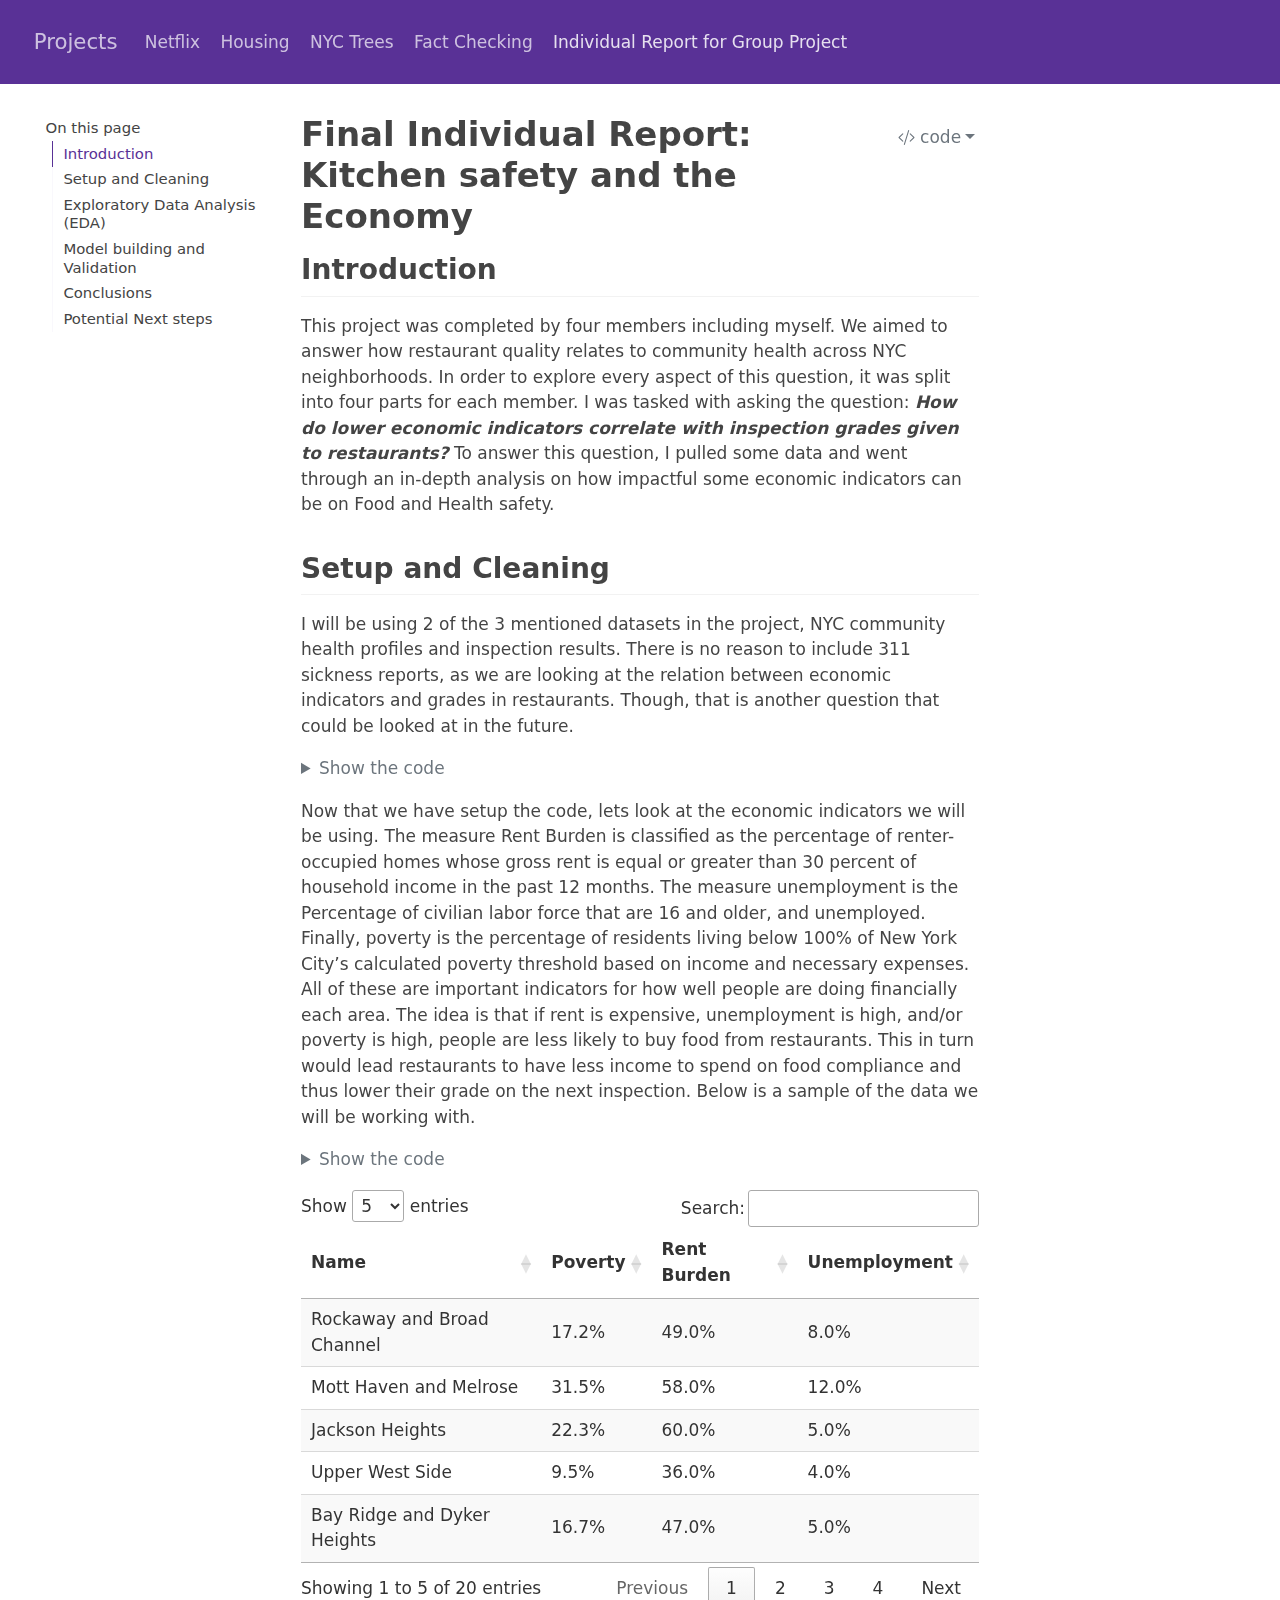
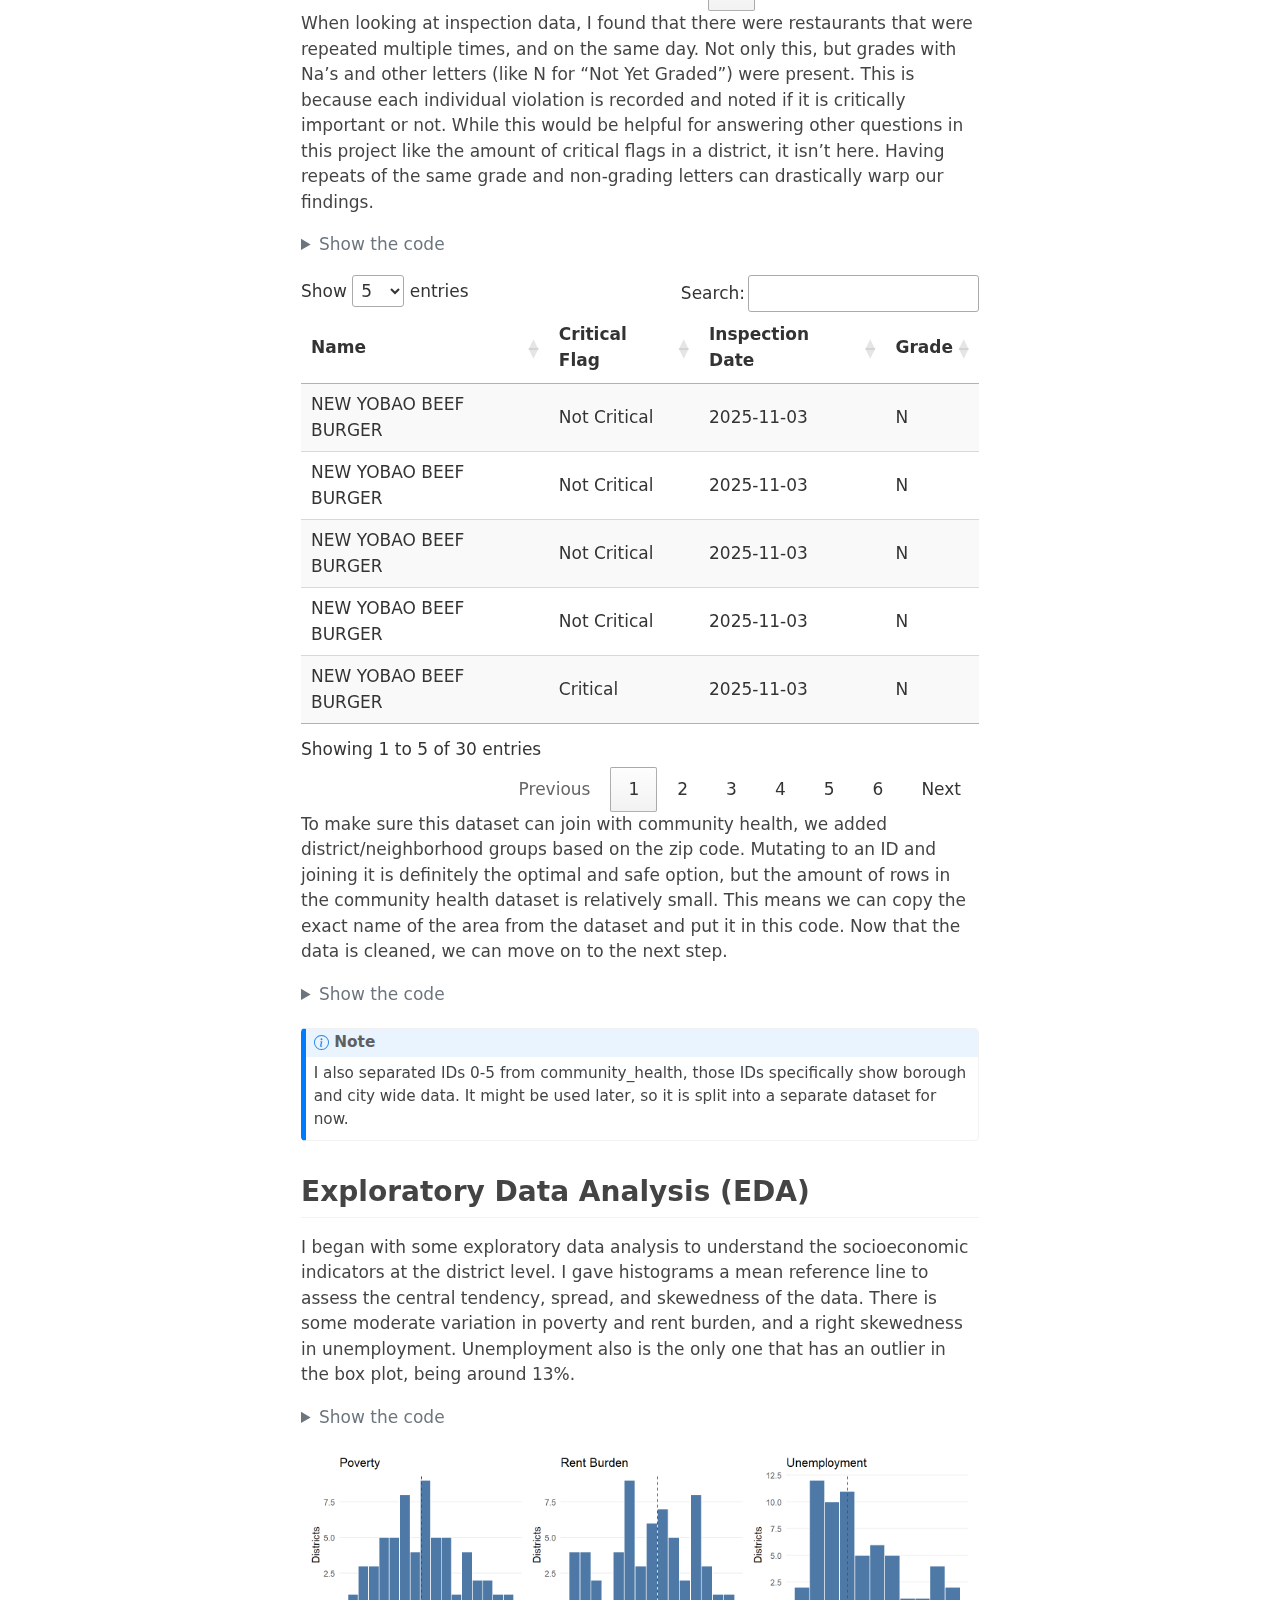
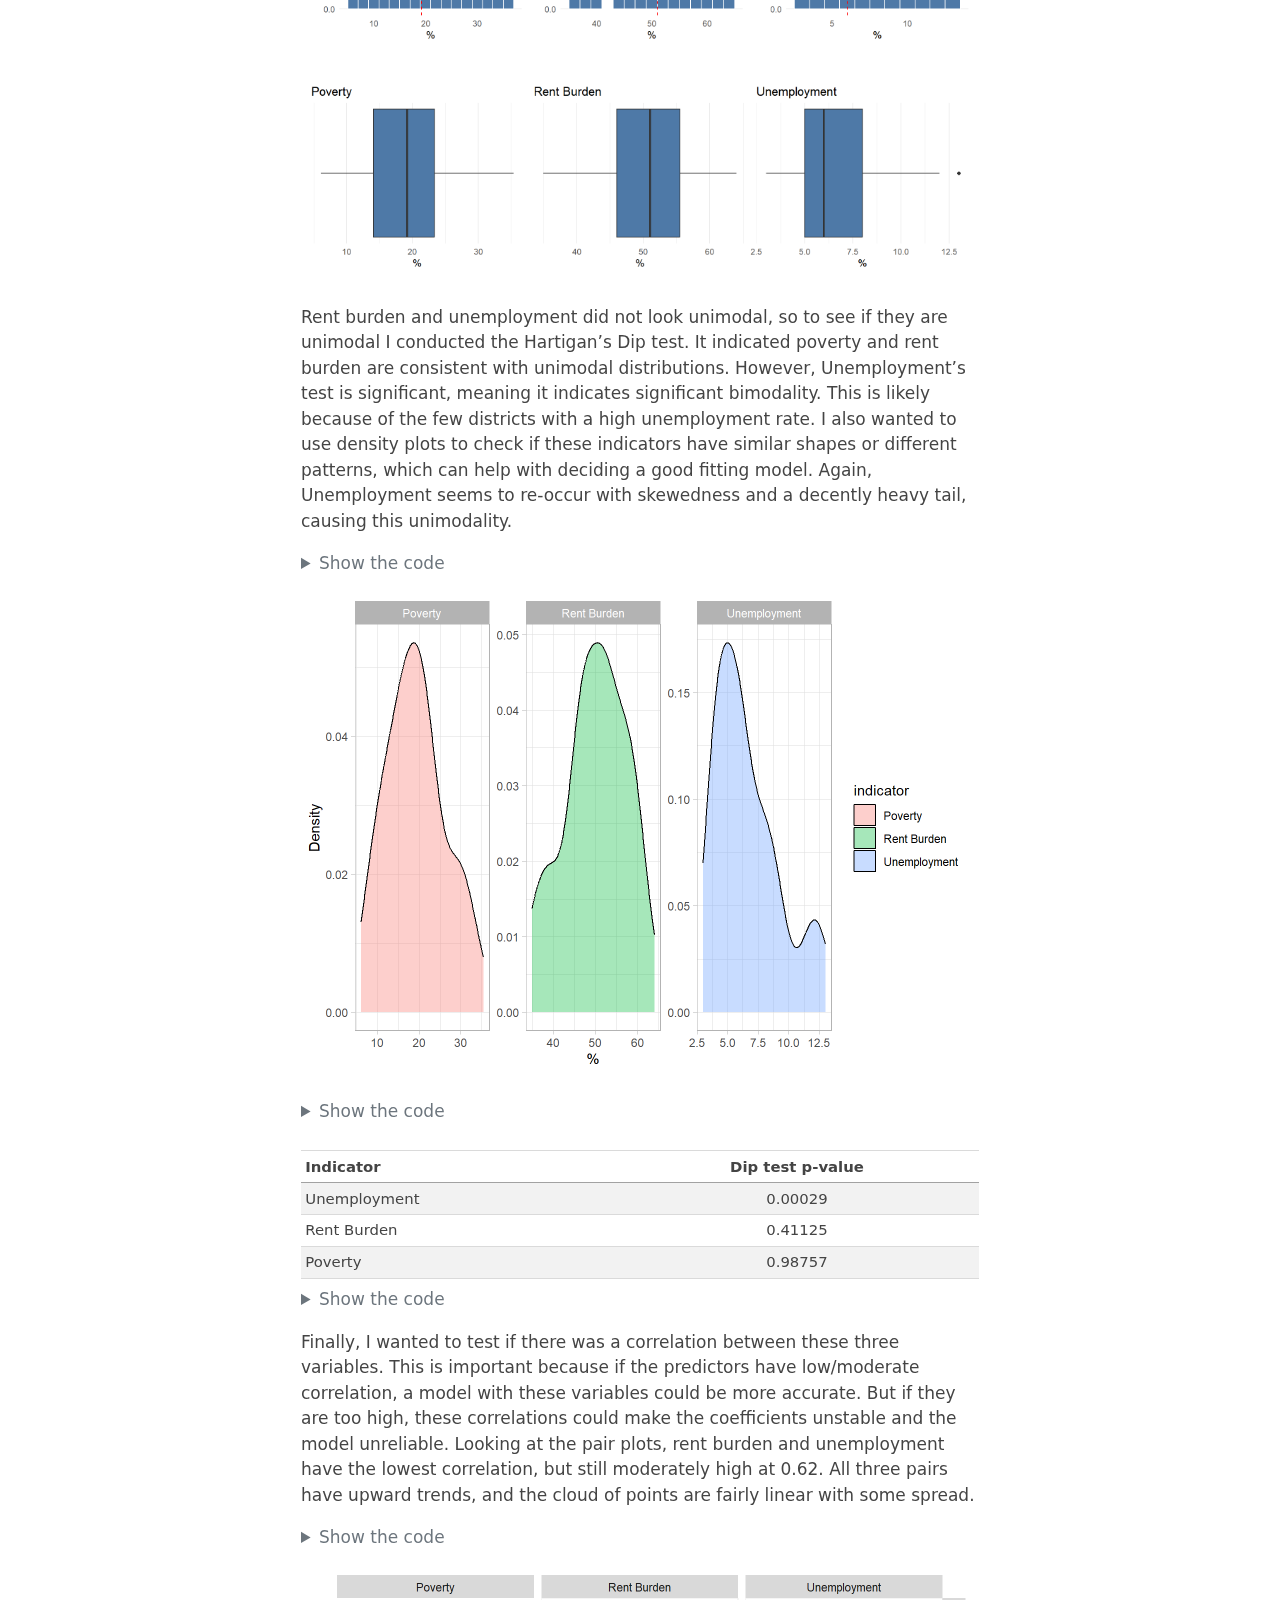
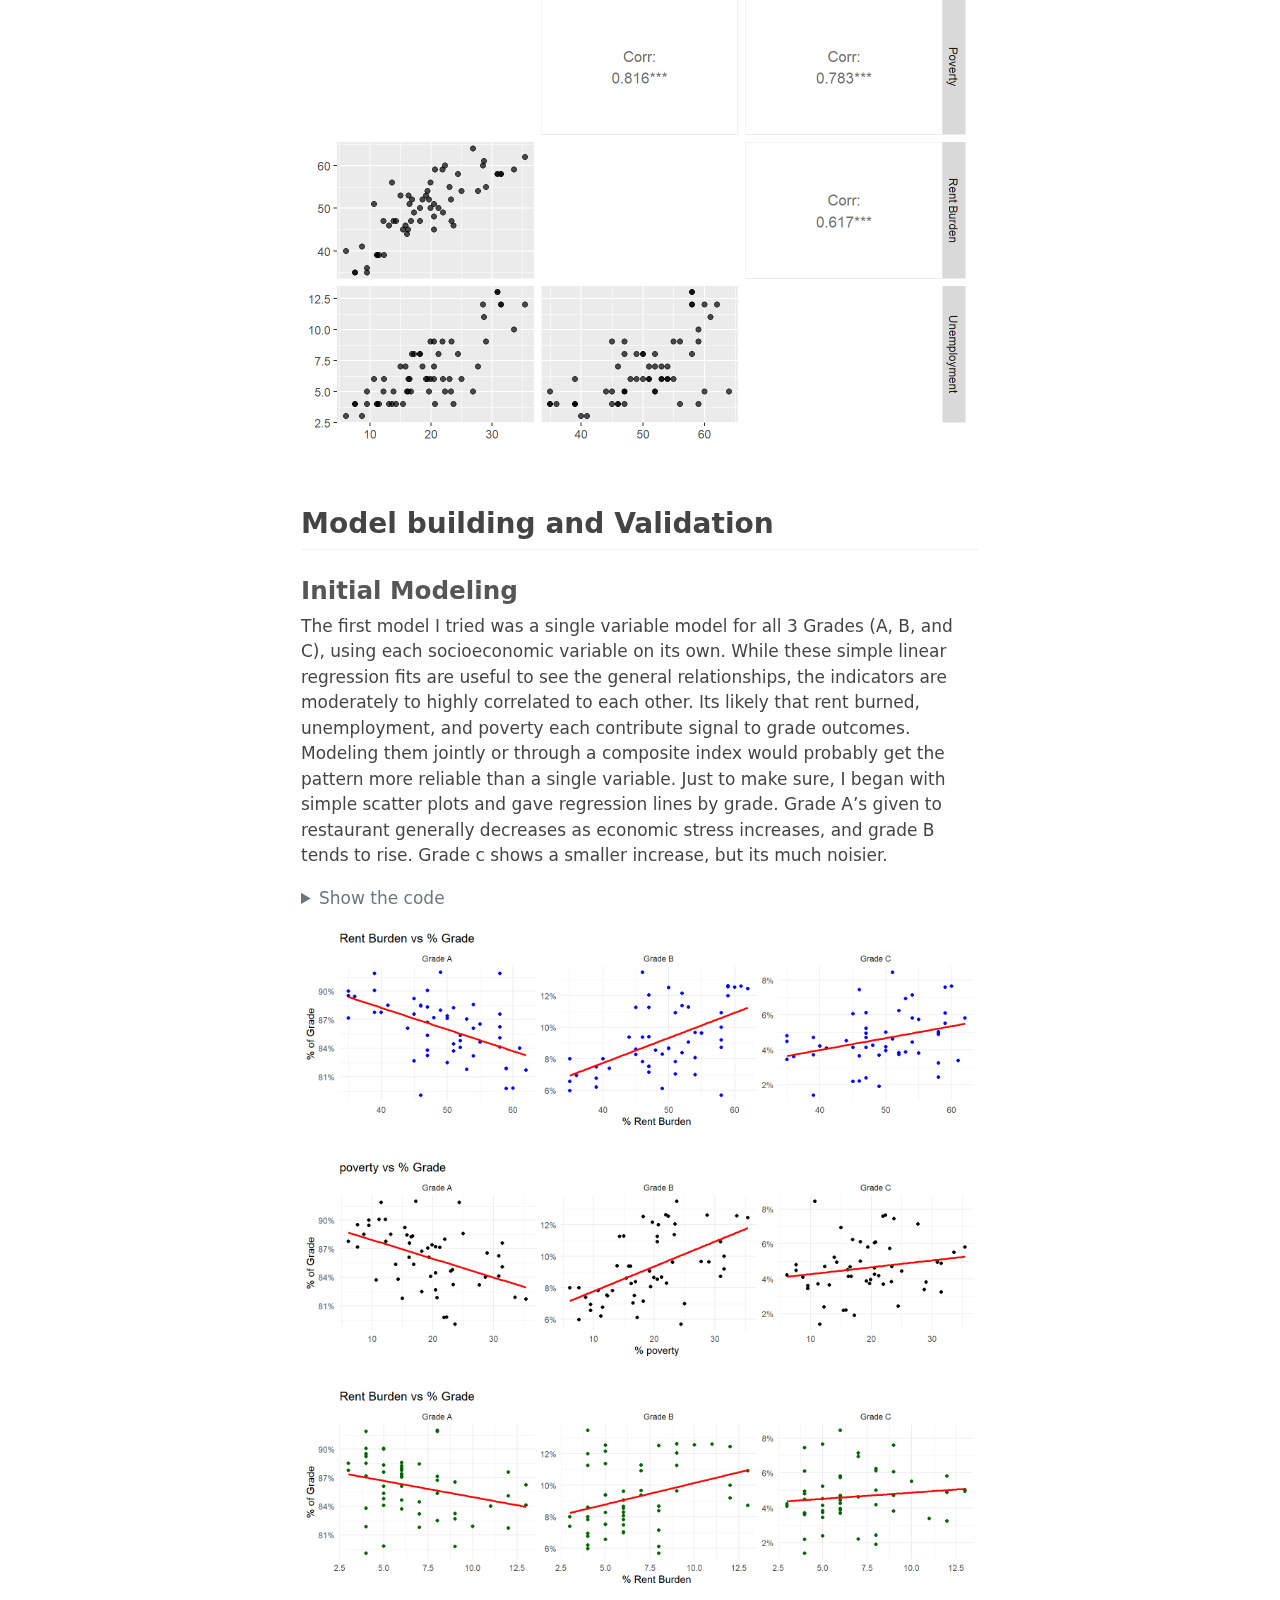
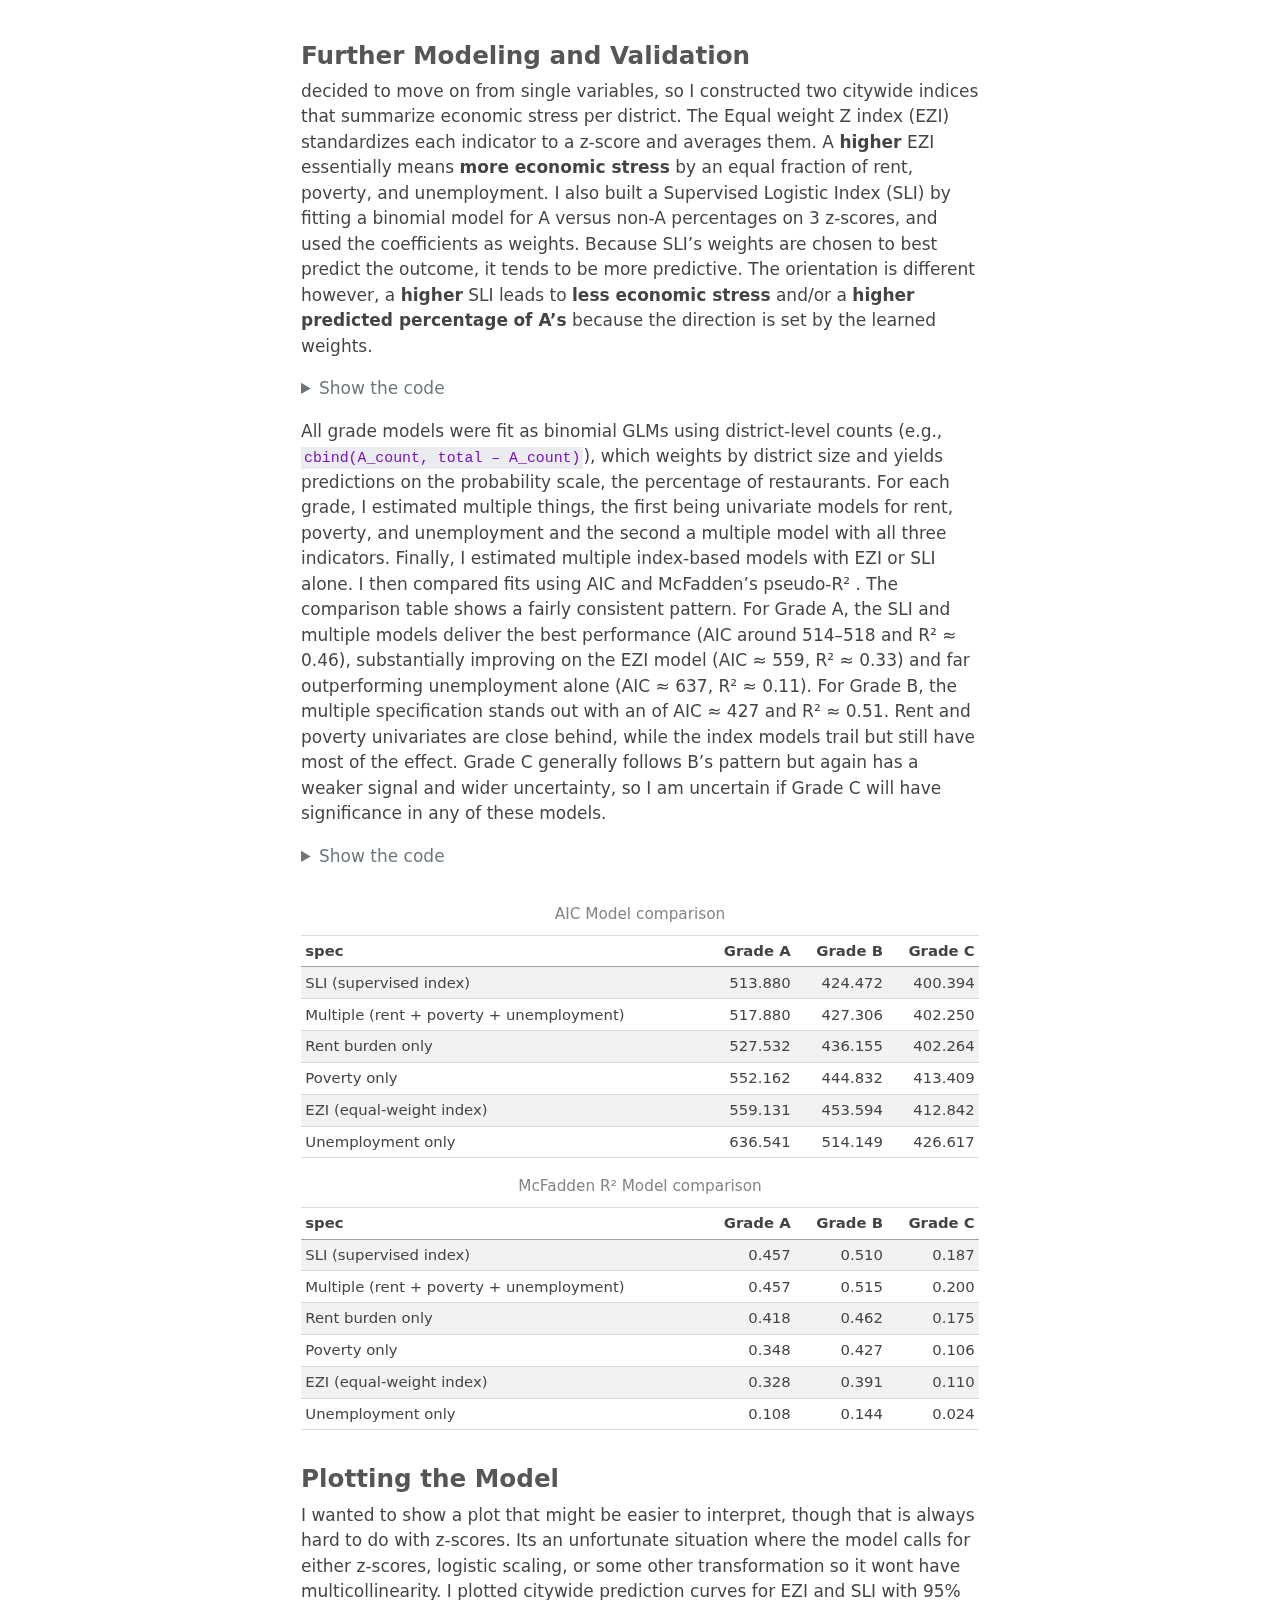
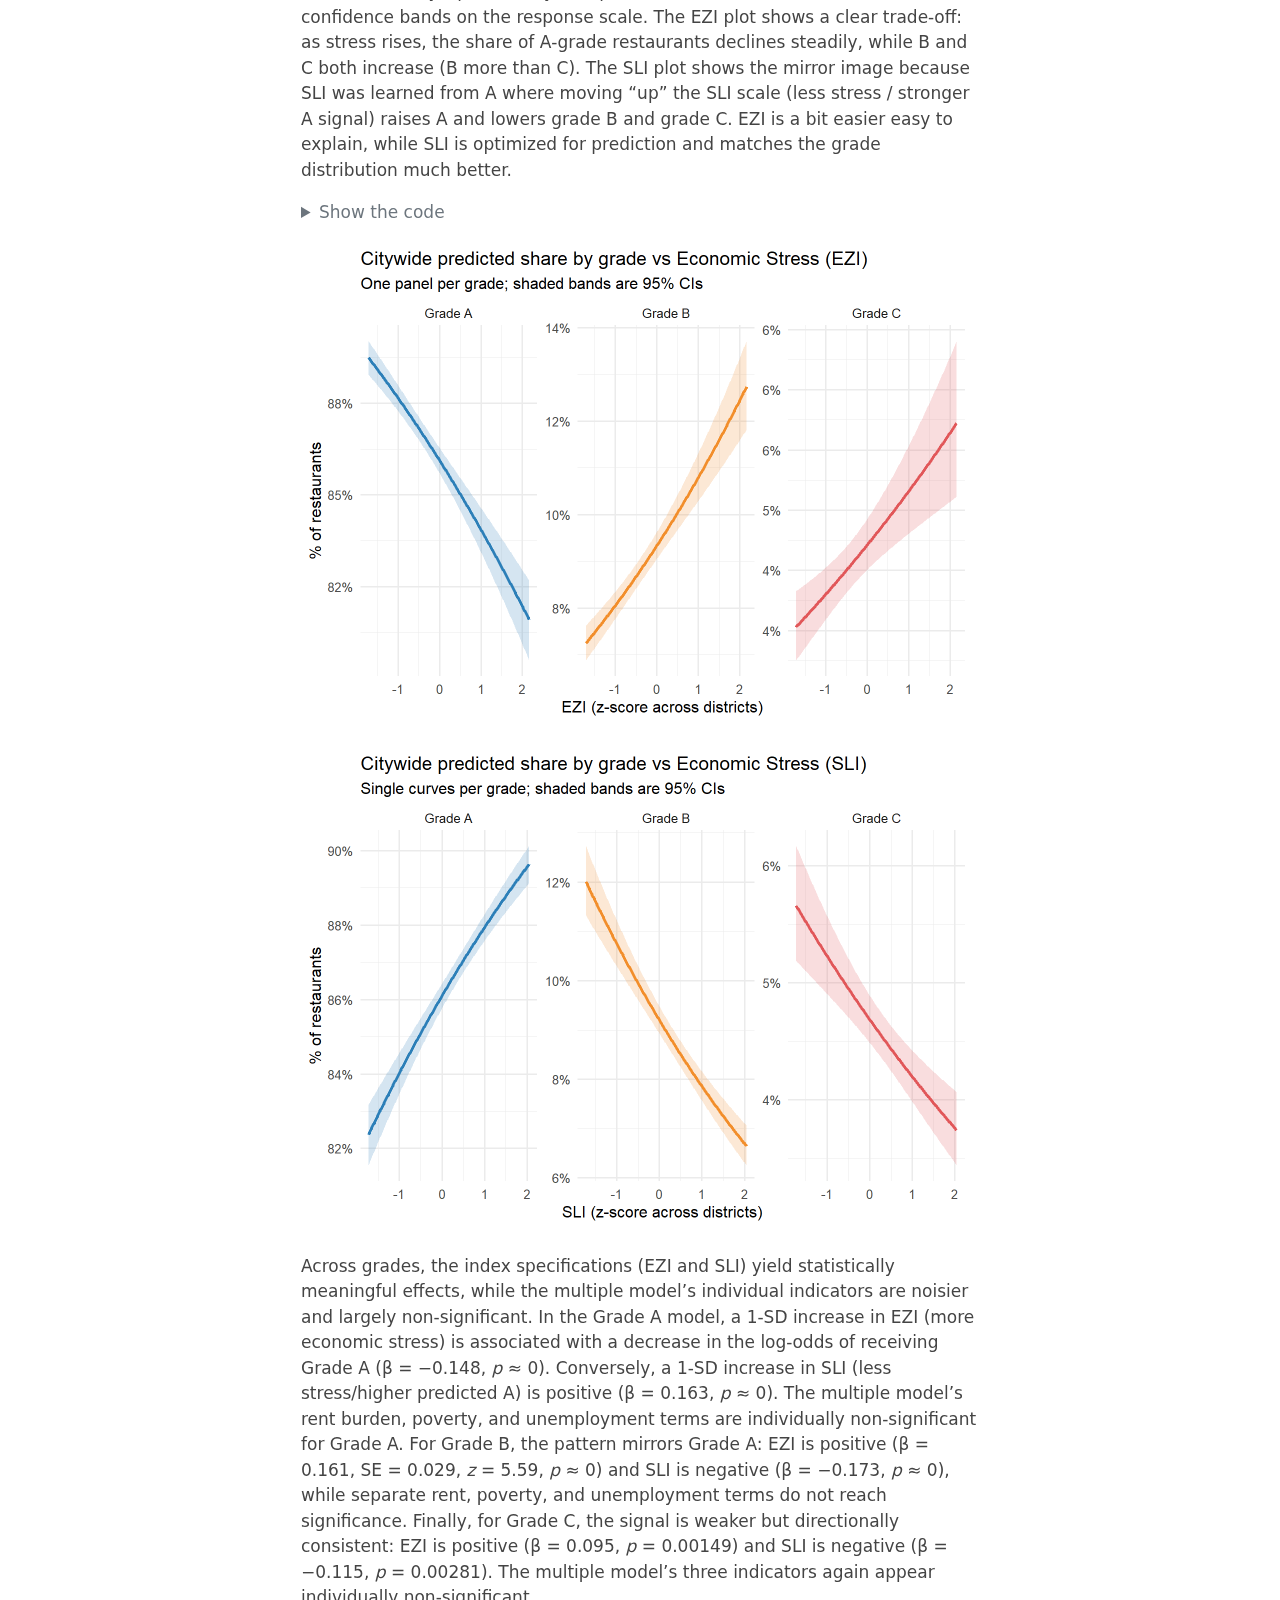
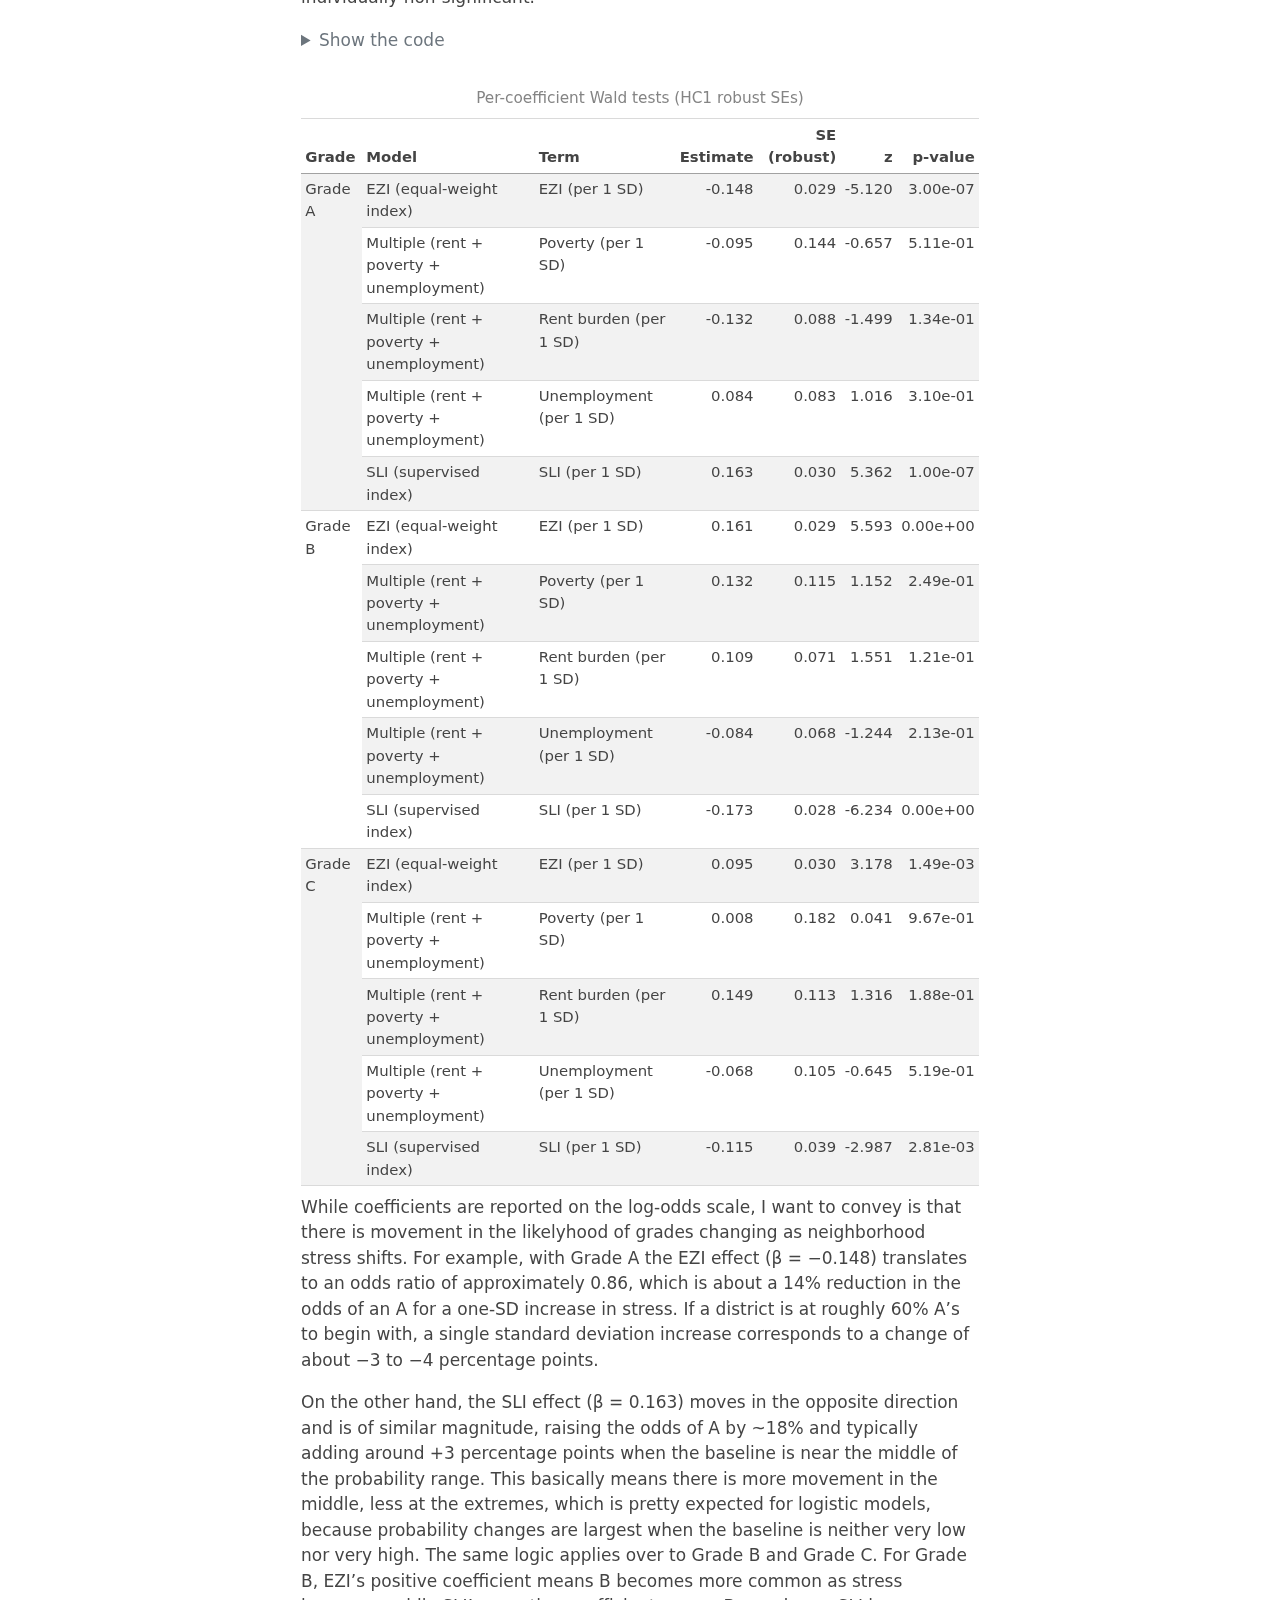
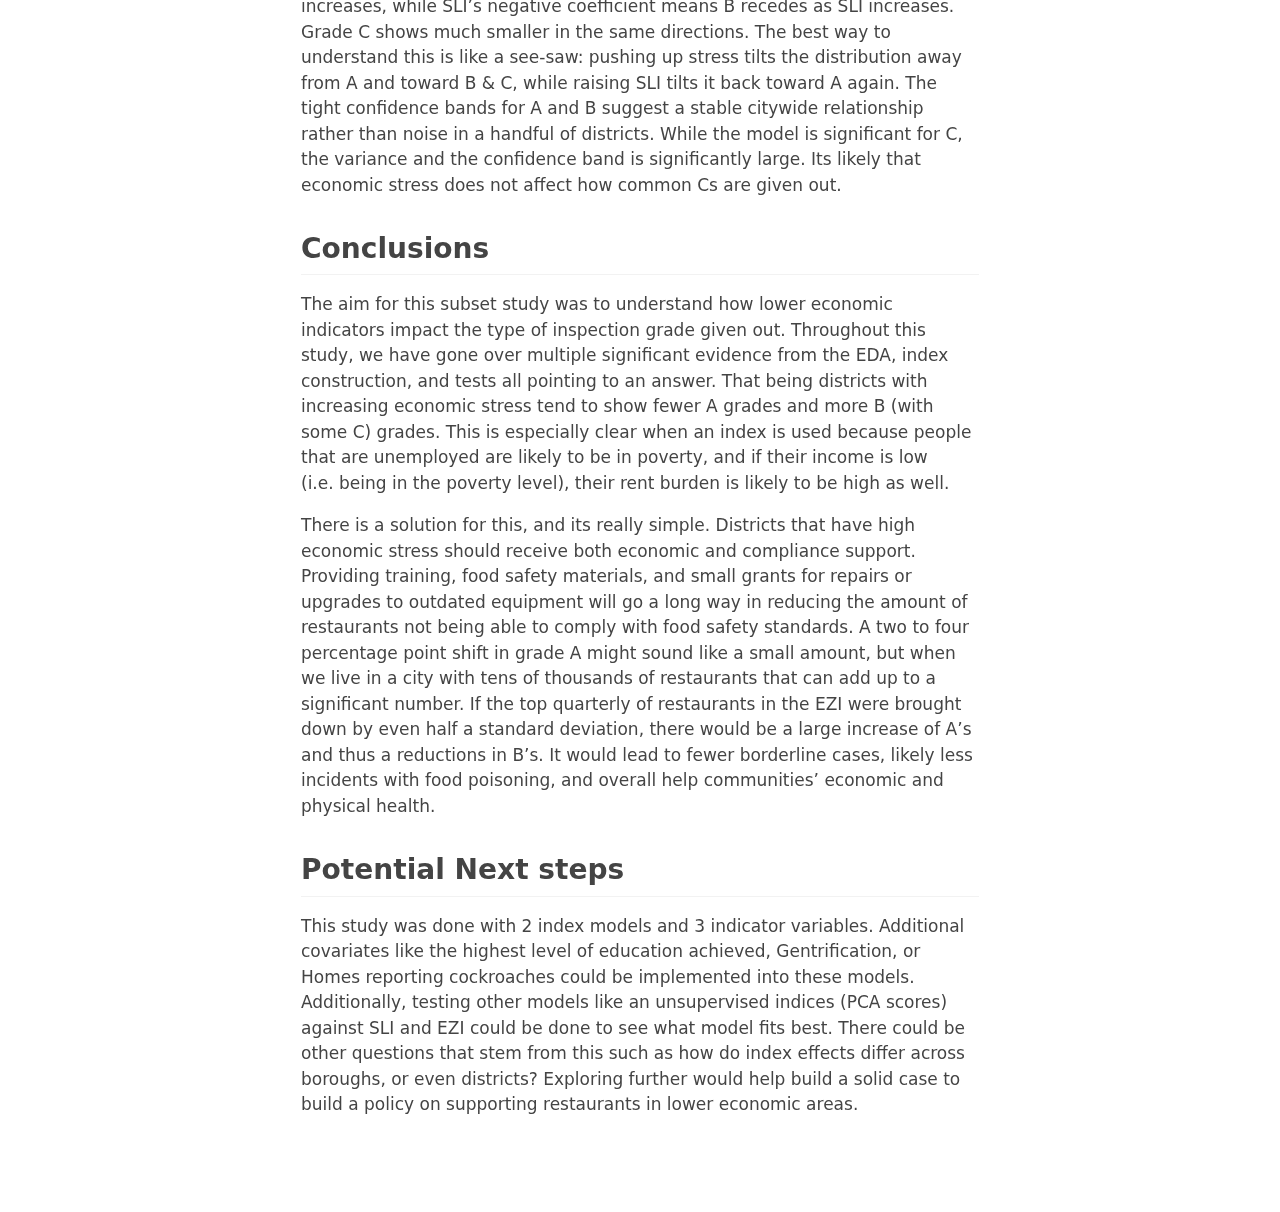
<file: docs/individual-report.html>
<!DOCTYPE html>
<html xmlns="http://www.w3.org/1999/xhtml" lang="en" xml:lang="en"><head>

<meta charset="utf-8">
<meta name="generator" content="quarto-1.8.25">

<meta name="viewport" content="width=device-width, initial-scale=1.0, user-scalable=yes">


<title>Final Individual Report: Kitchen safety and the Economy – Projects</title>
<style>
code{white-space: pre-wrap;}
span.smallcaps{font-variant: small-caps;}
div.columns{display: flex; gap: min(4vw, 1.5em);}
div.column{flex: auto; overflow-x: auto;}
div.hanging-indent{margin-left: 1.5em; text-indent: -1.5em;}
ul.task-list{list-style: none;}
ul.task-list li input[type="checkbox"] {
  width: 0.8em;
  margin: 0 0.8em 0.2em -1em; /* quarto-specific, see https://github.com/quarto-dev/quarto-cli/issues/4556 */ 
  vertical-align: middle;
}
/* CSS for syntax highlighting */
html { -webkit-text-size-adjust: 100%; }
pre > code.sourceCode { white-space: pre; position: relative; }
pre > code.sourceCode > span { display: inline-block; line-height: 1.25; }
pre > code.sourceCode > span:empty { height: 1.2em; }
.sourceCode { overflow: visible; }
code.sourceCode > span { color: inherit; text-decoration: inherit; }
div.sourceCode { margin: 1em 0; }
pre.sourceCode { margin: 0; }
@media screen {
div.sourceCode { overflow: auto; }
}
@media print {
pre > code.sourceCode { white-space: pre-wrap; }
pre > code.sourceCode > span { text-indent: -5em; padding-left: 5em; }
}
pre.numberSource code
  { counter-reset: source-line 0; }
pre.numberSource code > span
  { position: relative; left: -4em; counter-increment: source-line; }
pre.numberSource code > span > a:first-child::before
  { content: counter(source-line);
    position: relative; left: -1em; text-align: right; vertical-align: baseline;
    border: none; display: inline-block;
    -webkit-touch-callout: none; -webkit-user-select: none;
    -khtml-user-select: none; -moz-user-select: none;
    -ms-user-select: none; user-select: none;
    padding: 0 4px; width: 4em;
  }
pre.numberSource { margin-left: 3em;  padding-left: 4px; }
div.sourceCode
  {   }
@media screen {
pre > code.sourceCode > span > a:first-child::before { text-decoration: underline; }
}
</style>


<script src="site_libs/quarto-nav/quarto-nav.js"></script>
<script src="site_libs/quarto-nav/headroom.min.js"></script>
<script src="site_libs/clipboard/clipboard.min.js"></script>
<script src="site_libs/quarto-search/autocomplete.umd.js"></script>
<script src="site_libs/quarto-search/fuse.min.js"></script>
<script src="site_libs/quarto-search/quarto-search.js"></script>
<meta name="quarto:offset" content="./">
<script src="site_libs/quarto-html/quarto.js" type="module"></script>
<script src="site_libs/quarto-html/tabsets/tabsets.js" type="module"></script>
<script src="site_libs/quarto-html/axe/axe-check.js" type="module"></script>
<script src="site_libs/quarto-html/popper.min.js"></script>
<script src="site_libs/quarto-html/tippy.umd.min.js"></script>
<script src="site_libs/quarto-html/anchor.min.js"></script>
<link href="site_libs/quarto-html/tippy.css" rel="stylesheet">
<link href="site_libs/quarto-html/quarto-syntax-highlighting-7b89279ff1a6dce999919e0e67d4d9ec.css" rel="stylesheet" id="quarto-text-highlighting-styles">
<script src="site_libs/bootstrap/bootstrap.min.js"></script>
<link href="site_libs/bootstrap/bootstrap-icons.css" rel="stylesheet">
<link href="site_libs/bootstrap/bootstrap-5657dfa6c17a855b02079790714f0f49.min.css" rel="stylesheet" append-hash="true" id="quarto-bootstrap" data-mode="light">
<script id="quarto-search-options" type="application/json">{
  "location": "navbar",
  "copy-button": false,
  "collapse-after": 3,
  "panel-placement": "end",
  "type": "overlay",
  "limit": 50,
  "keyboard-shortcut": [
    "f",
    "/",
    "s"
  ],
  "show-item-context": false,
  "language": {
    "search-no-results-text": "No results",
    "search-matching-documents-text": "matching documents",
    "search-copy-link-title": "Copy link to search",
    "search-hide-matches-text": "Hide additional matches",
    "search-more-match-text": "more match in this document",
    "search-more-matches-text": "more matches in this document",
    "search-clear-button-title": "Clear",
    "search-text-placeholder": "",
    "search-detached-cancel-button-title": "Cancel",
    "search-submit-button-title": "Submit",
    "search-label": "Search"
  }
}</script>
<link href="site_libs/htmltools-fill-0.5.8.1/fill.css" rel="stylesheet">

<script src="site_libs/htmlwidgets-1.6.4/htmlwidgets.js"></script>

<link href="site_libs/datatables-css-0.0.0/datatables-crosstalk.css" rel="stylesheet">

<script src="site_libs/datatables-binding-0.34.0/datatables.js"></script>

<script src="site_libs/jquery-3.6.0/jquery-3.6.0.min.js"></script>

<link href="site_libs/dt-core-1.13.6/css/jquery.dataTables.min.css" rel="stylesheet">

<link href="site_libs/dt-core-1.13.6/css/jquery.dataTables.extra.css" rel="stylesheet">

<script src="site_libs/dt-core-1.13.6/js/jquery.dataTables.min.js"></script>

<link href="site_libs/crosstalk-1.2.2/css/crosstalk.min.css" rel="stylesheet">

<script src="site_libs/crosstalk-1.2.2/js/crosstalk.min.js"></script>

<script src="site_libs/kePrint-0.0.1/kePrint.js"></script>

<link href="site_libs/lightable-0.0.1/lightable.css" rel="stylesheet">



</head>

<body class="floating nav-fixed quarto-light">

<div id="quarto-search-results"></div>
  <header id="quarto-header" class="headroom fixed-top">
    <nav class="navbar navbar-expand-lg " data-bs-theme="dark">
      <div class="navbar-container container-fluid">
      <div class="navbar-brand-container mx-auto">
    <a href="./index.html" class="navbar-brand navbar-brand-logo">
    </a>
    <a class="navbar-brand" href="./index.html">
    <span class="navbar-title">Projects</span>
    </a>
  </div>
          <button class="navbar-toggler" type="button" data-bs-toggle="collapse" data-bs-target="#navbarCollapse" aria-controls="navbarCollapse" role="menu" aria-expanded="false" aria-label="Toggle navigation" onclick="if (window.quartoToggleHeadroom) { window.quartoToggleHeadroom(); }">
  <span class="navbar-toggler-icon"></span>
</button>
          <div class="collapse navbar-collapse" id="navbarCollapse">
            <ul class="navbar-nav navbar-nav-scroll me-auto">
  <li class="nav-item">
    <a class="nav-link" href="./netflix.html"> 
<span class="menu-text">Netflix</span></a>
  </li>  
  <li class="nav-item">
    <a class="nav-link" href="./housing.html"> 
<span class="menu-text">Housing</span></a>
  </li>  
  <li class="nav-item">
    <a class="nav-link" href="./nytrees.html"> 
<span class="menu-text">NYC Trees</span></a>
  </li>  
  <li class="nav-item">
    <a class="nav-link" href="./facts.html"> 
<span class="menu-text">Fact Checking</span></a>
  </li>  
  <li class="nav-item">
    <a class="nav-link active" href="./individual-report.html" aria-current="page"> 
<span class="menu-text">Individual Report for Group Project</span></a>
  </li>  
</ul>
          </div> <!-- /navcollapse -->
            <div class="quarto-navbar-tools">
</div>
      </div> <!-- /container-fluid -->
    </nav>
</header>
<!-- content -->
<div id="quarto-content" class="quarto-container page-columns page-rows-contents page-layout-article page-navbar">
<!-- sidebar -->
  <nav id="quarto-sidebar" class="sidebar collapse collapse-horizontal quarto-sidebar-collapse-item sidebar-navigation floating overflow-auto">
    <nav id="TOC" role="doc-toc" class="toc-active">
    <h2 id="toc-title">On this page</h2>
   
  <ul>
  <li><a href="#introduction" id="toc-introduction" class="nav-link active" data-scroll-target="#introduction">Introduction</a></li>
  <li><a href="#setup-and-cleaning" id="toc-setup-and-cleaning" class="nav-link" data-scroll-target="#setup-and-cleaning">Setup and Cleaning</a></li>
  <li><a href="#exploratory-data-analysis-eda" id="toc-exploratory-data-analysis-eda" class="nav-link" data-scroll-target="#exploratory-data-analysis-eda">Exploratory Data Analysis (EDA)</a></li>
  <li><a href="#model-building-and-validation" id="toc-model-building-and-validation" class="nav-link" data-scroll-target="#model-building-and-validation">Model building and Validation</a>
  <ul class="collapse">
  <li><a href="#initial-modeling" id="toc-initial-modeling" class="nav-link" data-scroll-target="#initial-modeling">Initial Modeling</a></li>
  <li><a href="#further-modeling-and-validation" id="toc-further-modeling-and-validation" class="nav-link" data-scroll-target="#further-modeling-and-validation">Further Modeling and Validation</a></li>
  <li><a href="#plotting-the-model" id="toc-plotting-the-model" class="nav-link" data-scroll-target="#plotting-the-model">Plotting the Model</a></li>
  </ul></li>
  <li><a href="#conclusions" id="toc-conclusions" class="nav-link" data-scroll-target="#conclusions">Conclusions</a></li>
  <li><a href="#potential-next-steps" id="toc-potential-next-steps" class="nav-link" data-scroll-target="#potential-next-steps">Potential Next steps</a></li>
  </ul>
</nav>
</nav>
<div id="quarto-sidebar-glass" class="quarto-sidebar-collapse-item" data-bs-toggle="collapse" data-bs-target=".quarto-sidebar-collapse-item"></div>
<!-- margin-sidebar -->
    <div id="quarto-margin-sidebar" class="sidebar margin-sidebar zindex-bottom">
    </div>
<!-- main -->
<main class="content" id="quarto-document-content">

<header id="title-block-header" class="quarto-title-block default">
<div class="quarto-title">
<div class="quarto-title-block"><div><h1 class="title">Final Individual Report: Kitchen safety and the Economy</h1><button type="button" class="btn code-tools-button dropdown-toggle" id="quarto-code-tools-menu" data-bs-toggle="dropdown" aria-expanded="false"><i class="bi"></i> code</button><ul class="dropdown-menu dropdown-menu-end" aria-labelelledby="quarto-code-tools-menu"><li><a id="quarto-show-all-code" class="dropdown-item" href="javascript:void(0)" role="button">Show All Code</a></li><li><a id="quarto-hide-all-code" class="dropdown-item" href="javascript:void(0)" role="button">Hide All Code</a></li><li><hr class="dropdown-divider"></li><li><a id="quarto-view-source" class="dropdown-item" href="javascript:void(0)" role="button">View Source</a></li></ul></div></div>
</div>



<div class="quarto-title-meta">

    
  
    
  </div>
  


</header>


<section id="introduction" class="level2">
<h2 class="anchored" data-anchor-id="introduction">Introduction</h2>
<p>This project was completed by four members including myself. We aimed to answer how restaurant quality relates to community health across NYC neighborhoods. In order to explore every aspect of this question, it was split into four parts for each member. I was tasked with asking the question: <strong><em>How do lower economic indicators correlate with inspection grades given to restaurants?</em></strong> To answer this question, I pulled some data and went through an in-depth analysis on how impactful some economic indicators can be on Food and Health safety.</p>
</section>
<section id="setup-and-cleaning" class="level2">
<h2 class="anchored" data-anchor-id="setup-and-cleaning">Setup and Cleaning</h2>
<p>I will be using 2 of the 3 mentioned datasets in the project, NYC community health profiles and inspection results. There is no reason to include 311 sickness reports, as we are looking at the relation between economic indicators and grades in restaurants. Though, that is another question that could be looked at in the future.</p>
<div class="cell">
<details class="code-fold">
<summary>Show the code</summary>
<div class="code-copy-outer-scaffold"><div class="sourceCode cell-code" id="cb1"><pre class="sourceCode r code-with-copy"><code class="sourceCode r"><span id="cb1-1"><a href="#cb1-1" aria-hidden="true" tabindex="-1"></a><span class="fu">library</span>(readxl); <span class="fu">library</span>(tibble); <span class="fu">library</span>(dplyr)</span>
<span id="cb1-2"><a href="#cb1-2" aria-hidden="true" tabindex="-1"></a><span class="fu">library</span>(tidyverse); <span class="fu">library</span>(ggplot2); <span class="fu">library</span>(reshape2)</span>
<span id="cb1-3"><a href="#cb1-3" aria-hidden="true" tabindex="-1"></a><span class="fu">library</span>(lubridate); <span class="fu">library</span>(scales); <span class="fu">library</span>(janitor)</span>
<span id="cb1-4"><a href="#cb1-4" aria-hidden="true" tabindex="-1"></a><span class="fu">library</span>(forcats); <span class="fu">library</span>(patchwork); <span class="fu">library</span>(scales)</span>
<span id="cb1-5"><a href="#cb1-5" aria-hidden="true" tabindex="-1"></a><span class="fu">library</span>(DT); <span class="fu">library</span>(glue); <span class="fu">library</span>(httr2); <span class="fu">library</span>(cowplot);</span>
<span id="cb1-6"><a href="#cb1-6" aria-hidden="true" tabindex="-1"></a><span class="fu">library</span>(knitr); <span class="fu">library</span>(diptest); <span class="fu">library</span>(kableExtra)</span>
<span id="cb1-7"><a href="#cb1-7" aria-hidden="true" tabindex="-1"></a><span class="fu">library</span>(GGally);<span class="fu">library</span>(arm);<span class="fu">library</span>(broom);<span class="fu">library</span>(car)</span>
<span id="cb1-8"><a href="#cb1-8" aria-hidden="true" tabindex="-1"></a><span class="fu">library</span>(conflicted);<span class="fu">library</span>(glmnet);<span class="fu">library</span>(lmtest); <span class="fu">library</span>(sandwich)</span>
<span id="cb1-9"><a href="#cb1-9" aria-hidden="true" tabindex="-1"></a><span class="fu">conflict_prefer</span>(<span class="st">"select"</span>, <span class="st">"dplyr"</span>)</span>
<span id="cb1-10"><a href="#cb1-10" aria-hidden="true" tabindex="-1"></a><span class="fu">conflict_prefer</span>(<span class="st">"filter"</span>, <span class="st">"dplyr"</span>)</span>
<span id="cb1-11"><a href="#cb1-11" aria-hidden="true" tabindex="-1"></a><span class="fu">conflicts_prefer</span>(dplyr<span class="sc">::</span>recode)</span>
<span id="cb1-12"><a href="#cb1-12" aria-hidden="true" tabindex="-1"></a></span>
<span id="cb1-13"><a href="#cb1-13" aria-hidden="true" tabindex="-1"></a></span>
<span id="cb1-14"><a href="#cb1-14" aria-hidden="true" tabindex="-1"></a></span>
<span id="cb1-15"><a href="#cb1-15" aria-hidden="true" tabindex="-1"></a>inspection_df <span class="ot">&lt;-</span> <span class="cf">function</span>(</span>
<span id="cb1-16"><a href="#cb1-16" aria-hidden="true" tabindex="-1"></a>    <span class="at">dest_dir      =</span> <span class="fu">file.path</span>(<span class="st">"data"</span>, <span class="st">"finproj"</span>),</span>
<span id="cb1-17"><a href="#cb1-17" aria-hidden="true" tabindex="-1"></a>    <span class="at">filename      =</span> <span class="st">"dohmh_restaurant_inspections.csv"</span>,</span>
<span id="cb1-18"><a href="#cb1-18" aria-hidden="true" tabindex="-1"></a>    <span class="at">force_refresh =</span> <span class="cn">FALSE</span>,</span>
<span id="cb1-19"><a href="#cb1-19" aria-hidden="true" tabindex="-1"></a>    <span class="at">guess_max     =</span> <span class="dv">100000</span>,</span>
<span id="cb1-20"><a href="#cb1-20" aria-hidden="true" tabindex="-1"></a>    <span class="at">quiet_readr   =</span> <span class="cn">TRUE</span></span>
<span id="cb1-21"><a href="#cb1-21" aria-hidden="true" tabindex="-1"></a>) {</span>
<span id="cb1-22"><a href="#cb1-22" aria-hidden="true" tabindex="-1"></a>  src_url   <span class="ot">&lt;-</span> <span class="st">"https://data.cityofnewyork.us/api/views/43nn-pn8j/rows.csv?accessType=DOWNLOAD"</span></span>
<span id="cb1-23"><a href="#cb1-23" aria-hidden="true" tabindex="-1"></a>  dest_file <span class="ot">&lt;-</span> <span class="fu">file.path</span>(dest_dir, filename)</span>
<span id="cb1-24"><a href="#cb1-24" aria-hidden="true" tabindex="-1"></a>  </span>
<span id="cb1-25"><a href="#cb1-25" aria-hidden="true" tabindex="-1"></a></span>
<span id="cb1-26"><a href="#cb1-26" aria-hidden="true" tabindex="-1"></a>  <span class="cf">if</span> (<span class="sc">!</span><span class="fu">dir.exists</span>(dest_dir)) <span class="fu">dir.create</span>(dest_dir, <span class="at">recursive =</span> <span class="cn">TRUE</span>)</span>
<span id="cb1-27"><a href="#cb1-27" aria-hidden="true" tabindex="-1"></a>  </span>
<span id="cb1-28"><a href="#cb1-28" aria-hidden="true" tabindex="-1"></a></span>
<span id="cb1-29"><a href="#cb1-29" aria-hidden="true" tabindex="-1"></a>  needs_download <span class="ot">&lt;-</span> <span class="sc">!</span><span class="fu">file.exists</span>(dest_file) <span class="sc">||</span> <span class="fu">isTRUE</span>(force_refresh)</span>
<span id="cb1-30"><a href="#cb1-30" aria-hidden="true" tabindex="-1"></a>  </span>
<span id="cb1-31"><a href="#cb1-31" aria-hidden="true" tabindex="-1"></a>  <span class="cf">if</span> (needs_download) {</span>
<span id="cb1-32"><a href="#cb1-32" aria-hidden="true" tabindex="-1"></a>    <span class="fu">message</span>(<span class="fu">ifelse</span>(force_refresh, <span class="st">"Refreshing file: "</span>, <span class="st">"Downloading: "</span>), src_url)</span>
<span id="cb1-33"><a href="#cb1-33" aria-hidden="true" tabindex="-1"></a>    </span>
<span id="cb1-34"><a href="#cb1-34" aria-hidden="true" tabindex="-1"></a></span>
<span id="cb1-35"><a href="#cb1-35" aria-hidden="true" tabindex="-1"></a>    resp <span class="ot">&lt;-</span> httr2<span class="sc">::</span><span class="fu">req_perform</span>(httr2<span class="sc">::</span><span class="fu">request</span>(src_url))</span>
<span id="cb1-36"><a href="#cb1-36" aria-hidden="true" tabindex="-1"></a>    httr2<span class="sc">::</span><span class="fu">resp_check_status</span>(resp)</span>
<span id="cb1-37"><a href="#cb1-37" aria-hidden="true" tabindex="-1"></a>    </span>
<span id="cb1-38"><a href="#cb1-38" aria-hidden="true" tabindex="-1"></a>    raw <span class="ot">&lt;-</span> httr2<span class="sc">::</span><span class="fu">resp_body_raw</span>(resp)</span>
<span id="cb1-39"><a href="#cb1-39" aria-hidden="true" tabindex="-1"></a>    tmp <span class="ot">&lt;-</span> <span class="fu">tempfile</span>(<span class="at">fileext =</span> <span class="st">".csv"</span>)</span>
<span id="cb1-40"><a href="#cb1-40" aria-hidden="true" tabindex="-1"></a>    readr<span class="sc">::</span><span class="fu">write_file</span>(raw, tmp)</span>
<span id="cb1-41"><a href="#cb1-41" aria-hidden="true" tabindex="-1"></a>    <span class="fu">file.rename</span>(tmp, dest_file)</span>
<span id="cb1-42"><a href="#cb1-42" aria-hidden="true" tabindex="-1"></a>    </span>
<span id="cb1-43"><a href="#cb1-43" aria-hidden="true" tabindex="-1"></a>    <span class="fu">message</span>(<span class="st">"File saved to: "</span>, dest_file)</span>
<span id="cb1-44"><a href="#cb1-44" aria-hidden="true" tabindex="-1"></a>  } <span class="cf">else</span> {</span>
<span id="cb1-45"><a href="#cb1-45" aria-hidden="true" tabindex="-1"></a>    <span class="fu">message</span>(<span class="st">"File already exists in destination: "</span>, dest_file)</span>
<span id="cb1-46"><a href="#cb1-46" aria-hidden="true" tabindex="-1"></a>  }</span>
<span id="cb1-47"><a href="#cb1-47" aria-hidden="true" tabindex="-1"></a>  </span>
<span id="cb1-48"><a href="#cb1-48" aria-hidden="true" tabindex="-1"></a>  df <span class="ot">&lt;-</span> readr<span class="sc">::</span><span class="fu">read_csv</span>(dest_file,</span>
<span id="cb1-49"><a href="#cb1-49" aria-hidden="true" tabindex="-1"></a>                        <span class="at">guess_max =</span> guess_max,</span>
<span id="cb1-50"><a href="#cb1-50" aria-hidden="true" tabindex="-1"></a>                        <span class="at">show_col_types =</span> <span class="sc">!</span>quiet_readr)</span>
<span id="cb1-51"><a href="#cb1-51" aria-hidden="true" tabindex="-1"></a>  </span>
<span id="cb1-52"><a href="#cb1-52" aria-hidden="true" tabindex="-1"></a>  <span class="cf">if</span> (<span class="st">"INSPECTION DATE"</span> <span class="sc">%in%</span> <span class="fu">names</span>(df)) {</span>
<span id="cb1-53"><a href="#cb1-53" aria-hidden="true" tabindex="-1"></a>    df[[<span class="st">"INSPECTION DATE"</span>]] <span class="ot">&lt;-</span> <span class="fu">suppressWarnings</span>(lubridate<span class="sc">::</span><span class="fu">mdy</span>(df[[<span class="st">"INSPECTION DATE"</span>]]))</span>
<span id="cb1-54"><a href="#cb1-54" aria-hidden="true" tabindex="-1"></a>  }</span>
<span id="cb1-55"><a href="#cb1-55" aria-hidden="true" tabindex="-1"></a>  <span class="cf">if</span> (<span class="st">"RECORD DATE"</span> <span class="sc">%in%</span> <span class="fu">names</span>(df)) {</span>
<span id="cb1-56"><a href="#cb1-56" aria-hidden="true" tabindex="-1"></a>    df[[<span class="st">"RECORD DATE"</span>]] <span class="ot">&lt;-</span> <span class="fu">suppressWarnings</span>(lubridate<span class="sc">::</span><span class="fu">mdy</span>(df[[<span class="st">"RECORD DATE"</span>]]))</span>
<span id="cb1-57"><a href="#cb1-57" aria-hidden="true" tabindex="-1"></a>  }</span>
<span id="cb1-58"><a href="#cb1-58" aria-hidden="true" tabindex="-1"></a>  </span>
<span id="cb1-59"><a href="#cb1-59" aria-hidden="true" tabindex="-1"></a>  <span class="fu">return</span>(df)</span>
<span id="cb1-60"><a href="#cb1-60" aria-hidden="true" tabindex="-1"></a>  </span>
<span id="cb1-61"><a href="#cb1-61" aria-hidden="true" tabindex="-1"></a>}</span>
<span id="cb1-62"><a href="#cb1-62" aria-hidden="true" tabindex="-1"></a></span>
<span id="cb1-63"><a href="#cb1-63" aria-hidden="true" tabindex="-1"></a></span>
<span id="cb1-64"><a href="#cb1-64" aria-hidden="true" tabindex="-1"></a></span>
<span id="cb1-65"><a href="#cb1-65" aria-hidden="true" tabindex="-1"></a></span>
<span id="cb1-66"><a href="#cb1-66" aria-hidden="true" tabindex="-1"></a></span>
<span id="cb1-67"><a href="#cb1-67" aria-hidden="true" tabindex="-1"></a></span>
<span id="cb1-68"><a href="#cb1-68" aria-hidden="true" tabindex="-1"></a>inspection<span class="ot">&lt;-</span> <span class="fu">inspection_df</span>()</span>
<span id="cb1-69"><a href="#cb1-69" aria-hidden="true" tabindex="-1"></a></span>
<span id="cb1-70"><a href="#cb1-70" aria-hidden="true" tabindex="-1"></a></span>
<span id="cb1-71"><a href="#cb1-71" aria-hidden="true" tabindex="-1"></a></span>
<span id="cb1-72"><a href="#cb1-72" aria-hidden="true" tabindex="-1"></a></span>
<span id="cb1-73"><a href="#cb1-73" aria-hidden="true" tabindex="-1"></a>community_health_df <span class="ot">&lt;-</span> <span class="cf">function</span>() {</span>
<span id="cb1-74"><a href="#cb1-74" aria-hidden="true" tabindex="-1"></a>  <span class="co"># Source url and file names</span></span>
<span id="cb1-75"><a href="#cb1-75" aria-hidden="true" tabindex="-1"></a>  src_url  <span class="ot">&lt;-</span> <span class="st">"https://www.nyc.gov/assets/doh/downloads/excel/episrv/2022-chp-pud.xlsx"</span></span>
<span id="cb1-76"><a href="#cb1-76" aria-hidden="true" tabindex="-1"></a>  src_name <span class="ot">&lt;-</span> <span class="fu">basename</span>(src_url)  </span>
<span id="cb1-77"><a href="#cb1-77" aria-hidden="true" tabindex="-1"></a>  </span>
<span id="cb1-78"><a href="#cb1-78" aria-hidden="true" tabindex="-1"></a>  <span class="co"># Destination paths</span></span>
<span id="cb1-79"><a href="#cb1-79" aria-hidden="true" tabindex="-1"></a>  dest_dir  <span class="ot">&lt;-</span> <span class="fu">file.path</span>(<span class="st">"data"</span>, <span class="st">"finproj"</span>)</span>
<span id="cb1-80"><a href="#cb1-80" aria-hidden="true" tabindex="-1"></a>  dest_file <span class="ot">&lt;-</span> <span class="fu">file.path</span>(dest_dir, src_name)</span>
<span id="cb1-81"><a href="#cb1-81" aria-hidden="true" tabindex="-1"></a>  </span>
<span id="cb1-82"><a href="#cb1-82" aria-hidden="true" tabindex="-1"></a>  <span class="cf">if</span> (<span class="sc">!</span><span class="fu">dir.exists</span>(dest_dir)) {</span>
<span id="cb1-83"><a href="#cb1-83" aria-hidden="true" tabindex="-1"></a>    <span class="fu">dir.create</span>(dest_dir, <span class="at">recursive =</span> <span class="cn">TRUE</span>)</span>
<span id="cb1-84"><a href="#cb1-84" aria-hidden="true" tabindex="-1"></a>  }</span>
<span id="cb1-85"><a href="#cb1-85" aria-hidden="true" tabindex="-1"></a>  </span>
<span id="cb1-86"><a href="#cb1-86" aria-hidden="true" tabindex="-1"></a>  <span class="cf">if</span> (<span class="sc">!</span><span class="fu">file.exists</span>(dest_file)) {</span>
<span id="cb1-87"><a href="#cb1-87" aria-hidden="true" tabindex="-1"></a>    <span class="fu">message</span>(<span class="st">"Downloading: "</span>, src_url)</span>
<span id="cb1-88"><a href="#cb1-88" aria-hidden="true" tabindex="-1"></a></span>
<span id="cb1-89"><a href="#cb1-89" aria-hidden="true" tabindex="-1"></a>    utils<span class="sc">::</span><span class="fu">download.file</span>(src_url, dest_file, <span class="at">mode =</span> <span class="st">"wb"</span>, <span class="at">quiet =</span> <span class="cn">TRUE</span>)</span>
<span id="cb1-90"><a href="#cb1-90" aria-hidden="true" tabindex="-1"></a>    <span class="fu">message</span>(<span class="st">"File saved to: "</span>, dest_file)</span>
<span id="cb1-91"><a href="#cb1-91" aria-hidden="true" tabindex="-1"></a>  } <span class="cf">else</span> {</span>
<span id="cb1-92"><a href="#cb1-92" aria-hidden="true" tabindex="-1"></a>    <span class="fu">message</span>(<span class="st">"File already exists in destination: "</span>, dest_file)</span>
<span id="cb1-93"><a href="#cb1-93" aria-hidden="true" tabindex="-1"></a>  }</span>
<span id="cb1-94"><a href="#cb1-94" aria-hidden="true" tabindex="-1"></a>  </span>
<span id="cb1-95"><a href="#cb1-95" aria-hidden="true" tabindex="-1"></a></span>
<span id="cb1-96"><a href="#cb1-96" aria-hidden="true" tabindex="-1"></a>  df <span class="ot">&lt;-</span> readxl<span class="sc">::</span><span class="fu">read_excel</span>(dest_file, <span class="at">sheet =</span> <span class="st">"CHP_all_data"</span>, <span class="at">skip =</span> <span class="dv">1</span>)</span>
<span id="cb1-97"><a href="#cb1-97" aria-hidden="true" tabindex="-1"></a>  </span>
<span id="cb1-98"><a href="#cb1-98" aria-hidden="true" tabindex="-1"></a></span>
<span id="cb1-99"><a href="#cb1-99" aria-hidden="true" tabindex="-1"></a>  df <span class="ot">&lt;-</span> df[<span class="sc">-</span><span class="fu">c</span>(<span class="dv">66</span><span class="sc">:</span><span class="dv">69</span>), ]</span>
<span id="cb1-100"><a href="#cb1-100" aria-hidden="true" tabindex="-1"></a></span>
<span id="cb1-101"><a href="#cb1-101" aria-hidden="true" tabindex="-1"></a>  <span class="fu">return</span>(df)</span>
<span id="cb1-102"><a href="#cb1-102" aria-hidden="true" tabindex="-1"></a>} </span>
<span id="cb1-103"><a href="#cb1-103" aria-hidden="true" tabindex="-1"></a>  </span>
<span id="cb1-104"><a href="#cb1-104" aria-hidden="true" tabindex="-1"></a></span>
<span id="cb1-105"><a href="#cb1-105" aria-hidden="true" tabindex="-1"></a></span>
<span id="cb1-106"><a href="#cb1-106" aria-hidden="true" tabindex="-1"></a>community_health<span class="ot">&lt;-</span><span class="fu">community_health_df</span>()</span>
<span id="cb1-107"><a href="#cb1-107" aria-hidden="true" tabindex="-1"></a></span>
<span id="cb1-108"><a href="#cb1-108" aria-hidden="true" tabindex="-1"></a></span>
<span id="cb1-109"><a href="#cb1-109" aria-hidden="true" tabindex="-1"></a>format_titles <span class="ot">&lt;-</span> <span class="cf">function</span>(df) {</span>
<span id="cb1-110"><a href="#cb1-110" aria-hidden="true" tabindex="-1"></a>  <span class="fu">colnames</span>(df) <span class="ot">&lt;-</span> <span class="fu">str_replace_all</span>(<span class="fu">colnames</span>(df), <span class="st">"_"</span>, <span class="st">" "</span>) <span class="sc">|&gt;</span> <span class="fu">str_to_title</span>()</span>
<span id="cb1-111"><a href="#cb1-111" aria-hidden="true" tabindex="-1"></a>  df</span>
<span id="cb1-112"><a href="#cb1-112" aria-hidden="true" tabindex="-1"></a>}</span>
<span id="cb1-113"><a href="#cb1-113" aria-hidden="true" tabindex="-1"></a>  </span>
<span id="cb1-114"><a href="#cb1-114" aria-hidden="true" tabindex="-1"></a></span>
<span id="cb1-115"><a href="#cb1-115" aria-hidden="true" tabindex="-1"></a></span>
<span id="cb1-116"><a href="#cb1-116" aria-hidden="true" tabindex="-1"></a>is_borough_level <span class="ot">&lt;-</span> community_health<span class="sc">$</span>ID <span class="sc">%in%</span> <span class="dv">0</span><span class="sc">:</span><span class="dv">5</span></span>
<span id="cb1-117"><a href="#cb1-117" aria-hidden="true" tabindex="-1"></a><span class="co">#Bourough rows</span></span>
<span id="cb1-118"><a href="#cb1-118" aria-hidden="true" tabindex="-1"></a>ch_boroughs <span class="ot">&lt;-</span> <span class="fu">subset</span>(community_health, is_borough_level)<span class="sc">|&gt;</span></span>
<span id="cb1-119"><a href="#cb1-119" aria-hidden="true" tabindex="-1"></a>  <span class="fu">filter</span>(<span class="sc">!</span>(ID<span class="sc">==</span><span class="st">"0"</span>))</span>
<span id="cb1-120"><a href="#cb1-120" aria-hidden="true" tabindex="-1"></a><span class="co">#Community District rows</span></span>
<span id="cb1-121"><a href="#cb1-121" aria-hidden="true" tabindex="-1"></a>ch_neighbor <span class="ot">&lt;-</span> <span class="fu">subset</span>(community_health, <span class="sc">!</span>is_borough_level)</span></code></pre></div><button title="Copy to Clipboard" class="code-copy-button"><i class="bi"></i></button></div>
</details>
</div>
<p>Now that we have setup the code, lets look at the economic indicators we will be using. The measure Rent Burden is classified as the percentage of renter-occupied homes whose gross rent is equal or greater than 30 percent of household income in the past 12 months. The measure unemployment is the Percentage of civilian labor force that are 16 and older, and unemployed. Finally, poverty is the percentage of residents living below 100% of New York City’s calculated poverty threshold based on income and necessary expenses. All of these are important indicators for how well people are doing financially each area. The idea is that if rent is expensive, unemployment is high, and/or poverty is high, people are less likely to buy food from restaurants. This in turn would lead restaurants to have less income to spend on food compliance and thus lower their grade on the next inspection. Below is a sample of the data we will be working with.</p>
<div class="cell">
<details class="code-fold">
<summary>Show the code</summary>
<div class="code-copy-outer-scaffold"><div class="sourceCode cell-code" id="cb2"><pre class="sourceCode r code-with-copy"><code class="sourceCode r"><span id="cb2-1"><a href="#cb2-1" aria-hidden="true" tabindex="-1"></a>ch_neighbor<span class="sc">|&gt;</span> </span>
<span id="cb2-2"><a href="#cb2-2" aria-hidden="true" tabindex="-1"></a>  <span class="fu">select</span>(</span>
<span id="cb2-3"><a href="#cb2-3" aria-hidden="true" tabindex="-1"></a>    Name,</span>
<span id="cb2-4"><a href="#cb2-4" aria-hidden="true" tabindex="-1"></a>    Poverty,</span>
<span id="cb2-5"><a href="#cb2-5" aria-hidden="true" tabindex="-1"></a>    Rent_Burden,</span>
<span id="cb2-6"><a href="#cb2-6" aria-hidden="true" tabindex="-1"></a>    Unemployment</span>
<span id="cb2-7"><a href="#cb2-7" aria-hidden="true" tabindex="-1"></a>  )<span class="sc">|&gt;</span></span>
<span id="cb2-8"><a href="#cb2-8" aria-hidden="true" tabindex="-1"></a>  <span class="fu">mutate</span>(</span>
<span id="cb2-9"><a href="#cb2-9" aria-hidden="true" tabindex="-1"></a>    <span class="fu">across</span>(</span>
<span id="cb2-10"><a href="#cb2-10" aria-hidden="true" tabindex="-1"></a>      <span class="fu">c</span>(Poverty, Rent_Burden, Unemployment),</span>
<span id="cb2-11"><a href="#cb2-11" aria-hidden="true" tabindex="-1"></a>      <span class="sc">~</span> <span class="fu">label_percent</span>(<span class="at">accuracy =</span> <span class="fl">0.1</span>, <span class="at">scale =</span> <span class="dv">1</span>)(.x)</span>
<span id="cb2-12"><a href="#cb2-12" aria-hidden="true" tabindex="-1"></a>    )</span>
<span id="cb2-13"><a href="#cb2-13" aria-hidden="true" tabindex="-1"></a>  )<span class="sc">|&gt;</span></span>
<span id="cb2-14"><a href="#cb2-14" aria-hidden="true" tabindex="-1"></a>  <span class="fu">format_titles</span>()<span class="sc">|&gt;</span></span>
<span id="cb2-15"><a href="#cb2-15" aria-hidden="true" tabindex="-1"></a>  <span class="fu">slice_sample</span>(<span class="at">n=</span><span class="dv">20</span>)<span class="sc">|&gt;</span></span>
<span id="cb2-16"><a href="#cb2-16" aria-hidden="true" tabindex="-1"></a>  <span class="fu">datatable</span>(<span class="at">rownames =</span> <span class="cn">FALSE</span>, </span>
<span id="cb2-17"><a href="#cb2-17" aria-hidden="true" tabindex="-1"></a>            <span class="at">options=</span> <span class="fu">list</span>(</span>
<span id="cb2-18"><a href="#cb2-18" aria-hidden="true" tabindex="-1"></a>              <span class="at">pagelength=</span><span class="dv">5</span>, </span>
<span id="cb2-19"><a href="#cb2-19" aria-hidden="true" tabindex="-1"></a>              <span class="at">lengthMenu =</span> <span class="fu">c</span>(<span class="dv">5</span>, <span class="dv">10</span>, <span class="dv">15</span>, <span class="dv">20</span>)</span>
<span id="cb2-20"><a href="#cb2-20" aria-hidden="true" tabindex="-1"></a>            )</span>
<span id="cb2-21"><a href="#cb2-21" aria-hidden="true" tabindex="-1"></a>  )</span></code></pre></div><button title="Copy to Clipboard" class="code-copy-button"><i class="bi"></i></button></div>
</details>
<div class="cell-output-display">
<div class="datatables html-widget html-fill-item" id="htmlwidget-0ab5fa46c482514d73db" style="width:100%;height:auto;"></div>
<script type="application/json" data-for="htmlwidget-0ab5fa46c482514d73db">{"x":{"filter":"none","vertical":false,"data":[["Rockaway and Broad Channel","Mott Haven and Melrose","Jackson Heights","Upper West Side","Bay Ridge and Dyker Heights","Morris Park and Bronxdale","Greenpoint and Williamsburg","Riverdale and Fieldston","Fordham and University Heights","Brownsville","Borough Park","South Crown Heights and Lefferts Gardens","Stuyvesant Town and Turtle Bay","Belmont and East Tremont","Crown Heights and Prospect Heights","Ridgewood and Maspeth","Throgs Neck and Co-op City","Hunts Point and Longwood","South Beach and Willowbrook","Jamaica and Hollis"],["17.2%","31.5%","22.3%","9.5%","16.7%","19.9%","16.2%","18.6%","35.4%","28.5%","26.9%","20.5%","8.7%","30.9%","20.5%","15.4%","15.8%","31.5%","12.2%","16.9%"],["49.0%","58.0%","60.0%","36.0%","47.0%","56.0%","45.0%","52.0%","62.0%","60.0%","64.0%","51.0%","41.0%","58.0%","48.0%","45.0%","46.0%","58.0%","47.0%","52.0%"],["8.0%","12.0%","5.0%","4.0%","5.0%","9.0%","5.0%","7.0%","12.0%","12.0%","5.0%","7.0%","3.0%","13.0%","6.0%","4.0%","7.0%","12.0%","5.0%","8.0%"]],"container":"<table class=\"display\">\n  <thead>\n    <tr>\n      <th>Name<\/th>\n      <th>Poverty<\/th>\n      <th>Rent Burden<\/th>\n      <th>Unemployment<\/th>\n    <\/tr>\n  <\/thead>\n<\/table>","options":{"pagelength":5,"lengthMenu":[5,10,15,20],"columnDefs":[{"name":"Name","targets":0},{"name":"Poverty","targets":1},{"name":"Rent Burden","targets":2},{"name":"Unemployment","targets":3}],"order":[],"autoWidth":false,"orderClasses":false}},"evals":[],"jsHooks":[]}</script>
</div>
</div>
<p>When looking at inspection data, I found that there were restaurants that were repeated multiple times, and on the same day. Not only this, but grades with Na’s and other letters (like N for “Not Yet Graded”) were present. This is because each individual violation is recorded and noted if it is critically important or not. While this would be helpful for answering other questions in this project like the amount of critical flags in a district, it isn’t here. Having repeats of the same grade and non-grading letters can drastically warp our findings.</p>
<div class="cell">
<details class="code-fold">
<summary>Show the code</summary>
<div class="code-copy-outer-scaffold"><div class="sourceCode cell-code" id="cb3"><pre class="sourceCode r code-with-copy"><code class="sourceCode r"><span id="cb3-1"><a href="#cb3-1" aria-hidden="true" tabindex="-1"></a>inspection<span class="sc">|&gt;</span></span>
<span id="cb3-2"><a href="#cb3-2" aria-hidden="true" tabindex="-1"></a>  <span class="fu">clean_names</span>()<span class="sc">|&gt;</span></span>
<span id="cb3-3"><a href="#cb3-3" aria-hidden="true" tabindex="-1"></a>  <span class="fu">get_dupes</span>(camis, inspection_date)<span class="sc">|&gt;</span></span>
<span id="cb3-4"><a href="#cb3-4" aria-hidden="true" tabindex="-1"></a>  <span class="fu">filter</span>(<span class="sc">!</span><span class="fu">is.na</span>(grade))<span class="sc">|&gt;</span></span>
<span id="cb3-5"><a href="#cb3-5" aria-hidden="true" tabindex="-1"></a>  <span class="fu">slice_head</span>(<span class="at">n=</span><span class="dv">30</span>)<span class="sc">|&gt;</span></span>
<span id="cb3-6"><a href="#cb3-6" aria-hidden="true" tabindex="-1"></a>  <span class="fu">select</span>(<span class="at">name=</span>dba, critical_flag, inspection_date, grade)<span class="sc">|&gt;</span></span>
<span id="cb3-7"><a href="#cb3-7" aria-hidden="true" tabindex="-1"></a>  <span class="fu">format_titles</span>()<span class="sc">|&gt;</span></span>
<span id="cb3-8"><a href="#cb3-8" aria-hidden="true" tabindex="-1"></a>  <span class="fu">datatable</span>(<span class="at">rownames =</span> <span class="cn">FALSE</span>, </span>
<span id="cb3-9"><a href="#cb3-9" aria-hidden="true" tabindex="-1"></a>            <span class="at">options=</span> <span class="fu">list</span>(</span>
<span id="cb3-10"><a href="#cb3-10" aria-hidden="true" tabindex="-1"></a>              <span class="at">pagelength=</span><span class="dv">5</span>, </span>
<span id="cb3-11"><a href="#cb3-11" aria-hidden="true" tabindex="-1"></a>              <span class="at">lengthMenu =</span> <span class="fu">c</span>(<span class="dv">5</span>, <span class="dv">10</span>, <span class="dv">15</span>, <span class="dv">20</span>)</span>
<span id="cb3-12"><a href="#cb3-12" aria-hidden="true" tabindex="-1"></a>            )</span>
<span id="cb3-13"><a href="#cb3-13" aria-hidden="true" tabindex="-1"></a>  )</span></code></pre></div><button title="Copy to Clipboard" class="code-copy-button"><i class="bi"></i></button></div>
</details>
<div class="cell-output-display">
<div class="datatables html-widget html-fill-item" id="htmlwidget-8e5f28d9b81ecd32e5e4" style="width:100%;height:auto;"></div>
<script type="application/json" data-for="htmlwidget-8e5f28d9b81ecd32e5e4">{"x":{"filter":"none","vertical":false,"data":[["NEW YOBAO BEEF BURGER","NEW YOBAO BEEF BURGER","NEW YOBAO BEEF BURGER","NEW YOBAO BEEF BURGER","NEW YOBAO BEEF BURGER","NEW YOBAO BEEF BURGER","NEW YOBAO BEEF BURGER","NEW YOBAO BEEF BURGER","NEW YOBAO BEEF BURGER","NEW YOBAO BEEF BURGER","NEW YOBAO BEEF BURGER","NEW YOBAO BEEF BURGER","KLOUD","KLOUD","KLOUD","KLOUD","KLOUD","KLOUD","KLOUD","KLOUD","KLOUD","KLOUD","VIBE 592 BAR &amp; BISTRO","VIBE 592 BAR &amp; BISTRO","VIBE 592 BAR &amp; BISTRO","VIBE 592 BAR &amp; BISTRO","VIBE 592 BAR &amp; BISTRO","VIBE 592 BAR &amp; BISTRO","VIBE 592 BAR &amp; BISTRO","VIBE 592 BAR &amp; BISTRO"],["Not Critical","Not Critical","Not Critical","Not Critical","Critical","Critical","Not Critical","Critical","Critical","Critical","Not Critical","Critical","Not Critical","Not Critical","Not Critical","Critical","Critical","Not Critical","Critical","Not Critical","Critical","Critical","Not Critical","Not Critical","Critical","Not Critical","Critical","Critical","Not Critical","Not Critical"],["2025-11-03","2025-11-03","2025-11-03","2025-11-03","2025-11-03","2025-11-03","2025-11-03","2025-11-03","2025-11-03","2025-11-03","2025-11-03","2025-11-03","2025-12-03","2025-12-03","2025-12-03","2025-12-03","2025-12-03","2025-12-03","2025-12-03","2025-12-03","2025-12-03","2025-12-03","2025-12-13","2025-12-13","2025-12-13","2025-12-13","2025-12-13","2025-12-13","2025-12-13","2025-12-13"],["N","N","N","N","N","N","N","N","N","N","N","N","N","N","N","N","N","N","N","N","N","N","N","N","N","N","N","N","N","N"]],"container":"<table class=\"display\">\n  <thead>\n    <tr>\n      <th>Name<\/th>\n      <th>Critical Flag<\/th>\n      <th>Inspection Date<\/th>\n      <th>Grade<\/th>\n    <\/tr>\n  <\/thead>\n<\/table>","options":{"pagelength":5,"lengthMenu":[5,10,15,20],"columnDefs":[{"name":"Name","targets":0},{"name":"Critical Flag","targets":1},{"name":"Inspection Date","targets":2},{"name":"Grade","targets":3}],"order":[],"autoWidth":false,"orderClasses":false}},"evals":[],"jsHooks":[]}</script>
</div>
</div>
<p>To make sure this dataset can join with community health, we added district/neighborhood groups based on the zip code. Mutating to an ID and joining it is definitely the optimal and safe option, but the amount of rows in the community health dataset is relatively small. This means we can copy the exact name of the area from the dataset and put it in this code. Now that the data is cleaned, we can move on to the next step.</p>
<div class="cell">
<details class="code-fold">
<summary>Show the code</summary>
<div class="code-copy-outer-scaffold"><div class="sourceCode cell-code" id="cb4"><pre class="sourceCode r code-with-copy"><code class="sourceCode r"><span id="cb4-1"><a href="#cb4-1" aria-hidden="true" tabindex="-1"></a>inspection_cleaned <span class="ot">&lt;-</span> inspection <span class="sc">|&gt;</span></span>
<span id="cb4-2"><a href="#cb4-2" aria-hidden="true" tabindex="-1"></a>  <span class="fu">clean_names</span>()<span class="sc">|&gt;</span></span>
<span id="cb4-3"><a href="#cb4-3" aria-hidden="true" tabindex="-1"></a>  <span class="fu">mutate</span>(</span>
<span id="cb4-4"><a href="#cb4-4" aria-hidden="true" tabindex="-1"></a>    <span class="at">neighborhood_group =</span> <span class="fu">case_when</span>(</span>
<span id="cb4-5"><a href="#cb4-5" aria-hidden="true" tabindex="-1"></a>      zipcode <span class="sc">%in%</span> <span class="fu">c</span>(<span class="dv">10031</span>, <span class="dv">10032</span>, <span class="dv">10033</span>, <span class="dv">10034</span>, <span class="dv">10040</span>) <span class="sc">~</span> <span class="st">"Washington Heights and Inwood"</span>,</span>
<span id="cb4-6"><a href="#cb4-6" aria-hidden="true" tabindex="-1"></a>      zipcode <span class="sc">%in%</span> <span class="fu">c</span>(<span class="dv">10026</span>, <span class="dv">10030</span>, <span class="dv">10037</span>, <span class="dv">10039</span>) <span class="sc">~</span> <span class="st">"Central Harlem"</span>,</span>
<span id="cb4-7"><a href="#cb4-7" aria-hidden="true" tabindex="-1"></a>      zipcode <span class="sc">%in%</span> <span class="fu">c</span>(<span class="dv">10029</span>, <span class="dv">10035</span>) <span class="sc">~</span> <span class="st">"East Harlem"</span>,</span>
<span id="cb4-8"><a href="#cb4-8" aria-hidden="true" tabindex="-1"></a>      zipcode <span class="sc">%in%</span> <span class="fu">c</span>(<span class="dv">10023</span>, <span class="dv">10024</span>) <span class="sc">~</span> <span class="st">"Upper West Side"</span>,</span>
<span id="cb4-9"><a href="#cb4-9" aria-hidden="true" tabindex="-1"></a>      zipcode <span class="sc">%in%</span> <span class="fu">c</span>(<span class="dv">10021</span>, <span class="dv">10028</span>, <span class="dv">10044</span>, <span class="dv">10065</span>, <span class="dv">10075</span>, <span class="dv">10128</span>) <span class="sc">~</span> <span class="st">"Upper East Side"</span>,</span>
<span id="cb4-10"><a href="#cb4-10" aria-hidden="true" tabindex="-1"></a>      zipcode <span class="sc">%in%</span> <span class="fu">c</span>(<span class="dv">10001</span>, <span class="dv">10011</span>, <span class="dv">10018</span>, <span class="dv">10019</span>, <span class="dv">10020</span>, <span class="dv">10036</span>) <span class="sc">~</span> <span class="st">"Clinton and Chelsea"</span>,</span>
<span id="cb4-11"><a href="#cb4-11" aria-hidden="true" tabindex="-1"></a>      zipcode <span class="sc">%in%</span> <span class="fu">c</span>(<span class="dv">10010</span>, <span class="dv">10016</span>, <span class="dv">10017</span>, <span class="dv">10022</span>) <span class="sc">~</span> <span class="st">"Stuyvesant Town and Turtle Bay"</span>,</span>
<span id="cb4-12"><a href="#cb4-12" aria-hidden="true" tabindex="-1"></a>      zipcode <span class="sc">%in%</span> <span class="fu">c</span>(<span class="dv">10012</span>, <span class="dv">10013</span>, <span class="dv">10014</span>) <span class="sc">~</span> <span class="st">"Greenwich Village and Soho"</span>,</span>
<span id="cb4-13"><a href="#cb4-13" aria-hidden="true" tabindex="-1"></a>      zipcode <span class="sc">%in%</span> <span class="fu">c</span>(<span class="dv">10002</span>, <span class="dv">10003</span>, <span class="dv">10009</span>) <span class="sc">~</span> <span class="st">"Lower East Side and Chinatown"</span>,</span>
<span id="cb4-14"><a href="#cb4-14" aria-hidden="true" tabindex="-1"></a>      zipcode <span class="sc">%in%</span> <span class="fu">c</span>(<span class="dv">10004</span>, <span class="dv">10005</span>, <span class="dv">10006</span>, <span class="dv">10007</span>, <span class="dv">10038</span>, <span class="dv">10280</span>) <span class="sc">~</span> <span class="st">"Financial District"</span>,</span>
<span id="cb4-15"><a href="#cb4-15" aria-hidden="true" tabindex="-1"></a>      zipcode <span class="sc">%in%</span> <span class="fu">c</span>(<span class="dv">10025</span>, <span class="dv">10027</span>) <span class="sc">~</span> <span class="st">"Morningside Heights and Hamilton Heights"</span>,</span>
<span id="cb4-16"><a href="#cb4-16" aria-hidden="true" tabindex="-1"></a>      </span>
<span id="cb4-17"><a href="#cb4-17" aria-hidden="true" tabindex="-1"></a>      zipcode <span class="sc">%in%</span> <span class="fu">c</span>(<span class="dv">10301</span>, <span class="dv">10302</span>, <span class="dv">10303</span>, <span class="dv">10304</span>, <span class="dv">10305</span>, <span class="dv">10310</span>) <span class="sc">~</span> <span class="st">"St. George and Stapleton"</span>,</span>
<span id="cb4-18"><a href="#cb4-18" aria-hidden="true" tabindex="-1"></a>      zipcode <span class="sc">%in%</span> <span class="fu">c</span>(<span class="dv">10306</span>, <span class="dv">10314</span>) <span class="sc">~</span> <span class="st">"South Beach and Willowbrook"</span>,</span>
<span id="cb4-19"><a href="#cb4-19" aria-hidden="true" tabindex="-1"></a>      zipcode <span class="sc">%in%</span> <span class="fu">c</span>(<span class="dv">10307</span>, <span class="dv">10308</span>, <span class="dv">10309</span>, <span class="dv">10312</span>) <span class="sc">~</span> <span class="st">"Tottenville and Great Kills"</span>,</span>
<span id="cb4-20"><a href="#cb4-20" aria-hidden="true" tabindex="-1"></a>      </span>
<span id="cb4-21"><a href="#cb4-21" aria-hidden="true" tabindex="-1"></a>      zipcode <span class="sc">%in%</span> <span class="fu">c</span>(<span class="dv">10451</span>, <span class="dv">10454</span>, <span class="dv">10455</span>, <span class="dv">10456</span>, <span class="dv">10459</span>) <span class="sc">~</span> <span class="st">"Mott Haven and Melrose"</span>,</span>
<span id="cb4-22"><a href="#cb4-22" aria-hidden="true" tabindex="-1"></a>      zipcode <span class="sc">%in%</span> <span class="fu">c</span>(<span class="dv">10474</span>, <span class="dv">10475</span>) <span class="sc">~</span> <span class="st">"Hunts Point and Longwood"</span>,</span>
<span id="cb4-23"><a href="#cb4-23" aria-hidden="true" tabindex="-1"></a>      zipcode <span class="sc">%in%</span> <span class="fu">c</span>(<span class="dv">10453</span>, <span class="dv">10457</span>, <span class="dv">10458</span>, <span class="dv">10460</span>) <span class="sc">~</span> <span class="st">"Morrisania and Crotona"</span>,</span>
<span id="cb4-24"><a href="#cb4-24" aria-hidden="true" tabindex="-1"></a>      zipcode <span class="sc">%in%</span> <span class="fu">c</span>(<span class="dv">10452</span>, <span class="dv">10456</span>, <span class="dv">10451</span>) <span class="sc">~</span> <span class="st">"Highbridge and Concourse"</span>,</span>
<span id="cb4-25"><a href="#cb4-25" aria-hidden="true" tabindex="-1"></a>      zipcode <span class="sc">%in%</span> <span class="fu">c</span>(<span class="dv">10453</span>, <span class="dv">10458</span>, <span class="dv">10467</span>, <span class="dv">10468</span>) <span class="sc">~</span> <span class="st">"Fordham and University Heights"</span>,</span>
<span id="cb4-26"><a href="#cb4-26" aria-hidden="true" tabindex="-1"></a>      zipcode <span class="sc">%in%</span> <span class="fu">c</span>(<span class="dv">10457</span>, <span class="dv">10458</span>, <span class="dv">10461</span>) <span class="sc">~</span> <span class="st">"Belmont and East Tremont"</span>,</span>
<span id="cb4-27"><a href="#cb4-27" aria-hidden="true" tabindex="-1"></a>      zipcode <span class="sc">%in%</span> <span class="fu">c</span>(<span class="dv">10463</span>, <span class="dv">10471</span>) <span class="sc">~</span> <span class="st">"Kingsbridge Heights and Bedford"</span>,</span>
<span id="cb4-28"><a href="#cb4-28" aria-hidden="true" tabindex="-1"></a>      zipcode <span class="sc">%in%</span> <span class="fu">c</span>(<span class="dv">10463</span>, <span class="dv">10471</span>) <span class="sc">~</span> <span class="st">"Riverdale and Fieldston"</span>,</span>
<span id="cb4-29"><a href="#cb4-29" aria-hidden="true" tabindex="-1"></a>      zipcode <span class="sc">%in%</span> <span class="fu">c</span>(<span class="dv">10462</span>, <span class="dv">10473</span>) <span class="sc">~</span> <span class="st">"Parkchester and Soundview"</span>,</span>
<span id="cb4-30"><a href="#cb4-30" aria-hidden="true" tabindex="-1"></a>      zipcode <span class="sc">%in%</span> <span class="fu">c</span>(<span class="dv">10461</span>, <span class="dv">10465</span>, <span class="dv">10472</span>, <span class="dv">10473</span>) <span class="sc">~</span> <span class="st">"Throgs Neck and Co-op City"</span>,</span>
<span id="cb4-31"><a href="#cb4-31" aria-hidden="true" tabindex="-1"></a>      zipcode <span class="sc">%in%</span> <span class="fu">c</span>(<span class="dv">10461</span>, <span class="dv">10462</span>) <span class="sc">~</span> <span class="st">"Morris Park and Bronxdale"</span>,</span>
<span id="cb4-32"><a href="#cb4-32" aria-hidden="true" tabindex="-1"></a>      zipcode <span class="sc">%in%</span> <span class="fu">c</span>(<span class="dv">10466</span>, <span class="dv">10467</span>, <span class="dv">10469</span>) <span class="sc">~</span> <span class="st">"Williamsbridge and Baychester"</span>,</span>
<span id="cb4-33"><a href="#cb4-33" aria-hidden="true" tabindex="-1"></a>      </span>
<span id="cb4-34"><a href="#cb4-34" aria-hidden="true" tabindex="-1"></a>      zipcode <span class="sc">%in%</span> <span class="fu">c</span>(<span class="dv">11211</span>, <span class="dv">11222</span>) <span class="sc">~</span> <span class="st">"Greenpoint and Williamsburg"</span>,</span>
<span id="cb4-35"><a href="#cb4-35" aria-hidden="true" tabindex="-1"></a>      zipcode <span class="sc">%in%</span> <span class="fu">c</span>(<span class="dv">11201</span>, <span class="dv">11205</span>) <span class="sc">~</span> <span class="st">"Fort Greene and Brooklyn Heights"</span>,</span>
<span id="cb4-36"><a href="#cb4-36" aria-hidden="true" tabindex="-1"></a>      zipcode <span class="sc">%in%</span> <span class="fu">c</span>(<span class="dv">11206</span>, <span class="dv">11216</span>, <span class="dv">11221</span>, <span class="dv">11233</span>, <span class="dv">11238</span>) <span class="sc">~</span> <span class="st">"Bedford Stuyvesant"</span>,</span>
<span id="cb4-37"><a href="#cb4-37" aria-hidden="true" tabindex="-1"></a>      zipcode <span class="sc">%in%</span> <span class="fu">c</span>(<span class="dv">11207</span>, <span class="dv">11221</span>, <span class="dv">11237</span>) <span class="sc">~</span> <span class="st">"Bushwick"</span>,</span>
<span id="cb4-38"><a href="#cb4-38" aria-hidden="true" tabindex="-1"></a>      zipcode <span class="sc">%in%</span> <span class="fu">c</span>(<span class="dv">11207</span>, <span class="dv">11208</span>) <span class="sc">~</span> <span class="st">"East New York and Starrett City"</span>,</span>
<span id="cb4-39"><a href="#cb4-39" aria-hidden="true" tabindex="-1"></a>      zipcode <span class="sc">%in%</span> <span class="fu">c</span>(<span class="dv">11215</span>, <span class="dv">11217</span>, <span class="dv">11231</span>) <span class="sc">~</span> <span class="st">"Park Slope and Carroll Gardens"</span>,</span>
<span id="cb4-40"><a href="#cb4-40" aria-hidden="true" tabindex="-1"></a>      zipcode <span class="sc">%in%</span> <span class="fu">c</span>(<span class="dv">11220</span>, <span class="dv">11232</span>) <span class="sc">~</span> <span class="st">"Sunset Park"</span>,</span>
<span id="cb4-41"><a href="#cb4-41" aria-hidden="true" tabindex="-1"></a>      zipcode <span class="sc">%in%</span> <span class="fu">c</span>(<span class="dv">11213</span>, <span class="dv">11216</span>, <span class="dv">11225</span>, <span class="dv">11238</span>) <span class="sc">~</span> <span class="st">"Crown Heights and Prospect Heights"</span>,</span>
<span id="cb4-42"><a href="#cb4-42" aria-hidden="true" tabindex="-1"></a>      zipcode <span class="sc">%in%</span> <span class="fu">c</span>(<span class="dv">11203</span>, <span class="dv">11212</span>) <span class="sc">~</span> <span class="st">"South Crown Heights and Lefferts Gardens"</span>,</span>
<span id="cb4-43"><a href="#cb4-43" aria-hidden="true" tabindex="-1"></a>      zipcode <span class="sc">%in%</span> <span class="fu">c</span>(<span class="dv">11209</span>, <span class="dv">11220</span>) <span class="sc">~</span> <span class="st">"Bay Ridge and Dyker Heights"</span>,</span>
<span id="cb4-44"><a href="#cb4-44" aria-hidden="true" tabindex="-1"></a>      zipcode <span class="sc">%in%</span> <span class="fu">c</span>(<span class="dv">11204</span>, <span class="dv">11214</span>, <span class="dv">11228</span>) <span class="sc">~</span> <span class="st">"Bensonhurst"</span>,</span>
<span id="cb4-45"><a href="#cb4-45" aria-hidden="true" tabindex="-1"></a>      zipcode <span class="sc">%in%</span> <span class="fu">c</span>(<span class="dv">11204</span>, <span class="dv">11218</span>, <span class="dv">11219</span>, <span class="dv">11230</span>) <span class="sc">~</span> <span class="st">"borough Park"</span>,</span>
<span id="cb4-46"><a href="#cb4-46" aria-hidden="true" tabindex="-1"></a>      zipcode <span class="sc">%in%</span> <span class="fu">c</span>(<span class="dv">11224</span>) <span class="sc">~</span> <span class="st">"Coney Island"</span>,</span>
<span id="cb4-47"><a href="#cb4-47" aria-hidden="true" tabindex="-1"></a>      zipcode <span class="sc">%in%</span> <span class="fu">c</span>(<span class="dv">11203</span>, <span class="dv">11210</span>, <span class="dv">11226</span>) <span class="sc">~</span> <span class="st">"Flatbush and Midwood"</span>,</span>
<span id="cb4-48"><a href="#cb4-48" aria-hidden="true" tabindex="-1"></a>      zipcode <span class="sc">%in%</span> <span class="fu">c</span>(<span class="dv">11235</span>) <span class="sc">~</span> <span class="st">"Sheepshead Bay"</span>,</span>
<span id="cb4-49"><a href="#cb4-49" aria-hidden="true" tabindex="-1"></a>      zipcode <span class="sc">%in%</span> <span class="fu">c</span>(<span class="dv">11212</span>, <span class="dv">11233</span>) <span class="sc">~</span> <span class="st">"Brownsville"</span>,</span>
<span id="cb4-50"><a href="#cb4-50" aria-hidden="true" tabindex="-1"></a>      zipcode <span class="sc">%in%</span> <span class="fu">c</span>(<span class="dv">11203</span>, <span class="dv">11226</span>, <span class="dv">11230</span>) <span class="sc">~</span> <span class="st">"East Flatbush"</span>,</span>
<span id="cb4-51"><a href="#cb4-51" aria-hidden="true" tabindex="-1"></a>      zipcode <span class="sc">%in%</span> <span class="fu">c</span>(<span class="dv">11236</span>, <span class="dv">11234</span>) <span class="sc">~</span> <span class="st">"Flatlands and Canarsie"</span>,</span>
<span id="cb4-52"><a href="#cb4-52" aria-hidden="true" tabindex="-1"></a>      </span>
<span id="cb4-53"><a href="#cb4-53" aria-hidden="true" tabindex="-1"></a>      zipcode <span class="sc">%in%</span> <span class="fu">c</span>(<span class="dv">11101</span>, <span class="dv">11102</span>, <span class="dv">11103</span>, <span class="dv">11104</span>, <span class="dv">11105</span>, <span class="dv">11106</span>, <span class="dv">11369</span>, <span class="dv">11370</span>, <span class="dv">11377</span>) <span class="sc">~</span> <span class="st">"Long Island City and Astoria"</span>,</span>
<span id="cb4-54"><a href="#cb4-54" aria-hidden="true" tabindex="-1"></a>      zipcode <span class="sc">%in%</span> <span class="fu">c</span>(<span class="dv">11377</span>, <span class="dv">11378</span>, <span class="dv">11379</span>) <span class="sc">~</span> <span class="st">"Woodside and Sunnyside"</span>,</span>
<span id="cb4-55"><a href="#cb4-55" aria-hidden="true" tabindex="-1"></a>      zipcode <span class="sc">%in%</span> <span class="fu">c</span>(<span class="dv">11372</span>, <span class="dv">11373</span>, <span class="dv">11374</span>) <span class="sc">~</span> <span class="st">"Jackson Heights"</span>,</span>
<span id="cb4-56"><a href="#cb4-56" aria-hidden="true" tabindex="-1"></a>      zipcode <span class="sc">%in%</span> <span class="fu">c</span>(<span class="dv">11373</span>, <span class="dv">11375</span>, <span class="dv">11368</span>) <span class="sc">~</span> <span class="st">"Elmhurst and Corona"</span>,</span>
<span id="cb4-57"><a href="#cb4-57" aria-hidden="true" tabindex="-1"></a>      zipcode <span class="sc">%in%</span> <span class="fu">c</span>(<span class="dv">11385</span>, <span class="dv">11378</span>) <span class="sc">~</span> <span class="st">"Ridgewood and Maspeth"</span>,</span>
<span id="cb4-58"><a href="#cb4-58" aria-hidden="true" tabindex="-1"></a>      zipcode <span class="sc">%in%</span> <span class="fu">c</span>(<span class="dv">11374</span>, <span class="dv">11375</span>, <span class="dv">11385</span>) <span class="sc">~</span> <span class="st">"Rego Park and Forest Hills"</span>,</span>
<span id="cb4-59"><a href="#cb4-59" aria-hidden="true" tabindex="-1"></a>      zipcode <span class="sc">%in%</span> <span class="fu">c</span>(<span class="dv">11354</span>, <span class="dv">11355</span>, <span class="dv">11356</span>, <span class="dv">11357</span>, <span class="dv">11358</span>) <span class="sc">~</span> <span class="st">"Flushing and Whitestone"</span>,</span>
<span id="cb4-60"><a href="#cb4-60" aria-hidden="true" tabindex="-1"></a>      zipcode <span class="sc">%in%</span> <span class="fu">c</span>(<span class="dv">11365</span>, <span class="dv">11366</span>, <span class="dv">11367</span>) <span class="sc">~</span> <span class="st">"Hillcrest and Fresh Meadows"</span>,</span>
<span id="cb4-61"><a href="#cb4-61" aria-hidden="true" tabindex="-1"></a>      zipcode <span class="sc">%in%</span> <span class="fu">c</span>(<span class="dv">11415</span>, <span class="dv">11416</span>, <span class="dv">11421</span>) <span class="sc">~</span> <span class="st">"Kew Gardens and Woodhaven"</span>,</span>
<span id="cb4-62"><a href="#cb4-62" aria-hidden="true" tabindex="-1"></a>      zipcode <span class="sc">%in%</span> <span class="fu">c</span>(<span class="dv">11417</span>, <span class="dv">11419</span>, <span class="dv">11420</span>) <span class="sc">~</span> <span class="st">"South Ozone Park and Howard Beach"</span>,</span>
<span id="cb4-63"><a href="#cb4-63" aria-hidden="true" tabindex="-1"></a>      zipcode <span class="sc">%in%</span> <span class="fu">c</span>(<span class="dv">11360</span>, <span class="dv">11361</span>, <span class="dv">11362</span>) <span class="sc">~</span> <span class="st">"Bayside and Little Neck"</span>,</span>
<span id="cb4-64"><a href="#cb4-64" aria-hidden="true" tabindex="-1"></a>      zipcode <span class="sc">%in%</span> <span class="fu">c</span>(<span class="dv">11412</span>, <span class="dv">11423</span>, <span class="dv">11432</span>, <span class="dv">11433</span>, <span class="dv">11434</span>) <span class="sc">~</span> <span class="st">"Jamaica and Hollis"</span>,</span>
<span id="cb4-65"><a href="#cb4-65" aria-hidden="true" tabindex="-1"></a>      zipcode <span class="sc">%in%</span> <span class="fu">c</span>(<span class="dv">11427</span>, <span class="dv">11428</span>, <span class="dv">11429</span>) <span class="sc">~</span> <span class="st">"Queens Village"</span>,</span>
<span id="cb4-66"><a href="#cb4-66" aria-hidden="true" tabindex="-1"></a>      zipcode <span class="sc">%in%</span> <span class="fu">c</span>(<span class="dv">11691</span>, <span class="dv">11692</span>, <span class="dv">11693</span>, <span class="dv">11694</span>, <span class="dv">11695</span>) <span class="sc">~</span> <span class="st">"Rockaway and Broad Channel"</span>,</span>
<span id="cb4-67"><a href="#cb4-67" aria-hidden="true" tabindex="-1"></a>      <span class="cn">TRUE</span> <span class="sc">~</span> <span class="cn">NA_character_</span></span>
<span id="cb4-68"><a href="#cb4-68" aria-hidden="true" tabindex="-1"></a>    )</span>
<span id="cb4-69"><a href="#cb4-69" aria-hidden="true" tabindex="-1"></a>  )<span class="sc">|&gt;</span></span>
<span id="cb4-70"><a href="#cb4-70" aria-hidden="true" tabindex="-1"></a>  <span class="fu">distinct</span>(<span class="fu">pick</span>(camis, inspection_date), <span class="at">.keep_all=</span><span class="cn">TRUE</span>)<span class="sc">|&gt;</span></span>
<span id="cb4-71"><a href="#cb4-71" aria-hidden="true" tabindex="-1"></a>  <span class="fu">filter</span>(grade <span class="sc">%in%</span> <span class="fu">c</span>(<span class="st">"A"</span>,<span class="st">"B"</span>,<span class="st">"C"</span>), <span class="fu">year</span>(inspection_date)<span class="sc">&gt;=</span> <span class="dv">2021</span> </span>
<span id="cb4-72"><a href="#cb4-72" aria-hidden="true" tabindex="-1"></a>         <span class="sc">&amp;</span> <span class="fu">year</span>(inspection_date)<span class="sc">&lt;=</span> <span class="dv">2025</span> )<span class="sc">|&gt;</span></span>
<span id="cb4-73"><a href="#cb4-73" aria-hidden="true" tabindex="-1"></a>  <span class="fu">mutate</span>(<span class="at">inspection_date=</span> <span class="fu">as.Date</span>(inspection_date, <span class="at">format =</span> <span class="st">"%m/%d/%Y"</span>),</span>
<span id="cb4-74"><a href="#cb4-74" aria-hidden="true" tabindex="-1"></a>         <span class="at">grade_date=</span> <span class="fu">as.Date</span>(inspection_date, <span class="at">format =</span> <span class="st">"%m/%d/%Y"</span>)</span>
<span id="cb4-75"><a href="#cb4-75" aria-hidden="true" tabindex="-1"></a>         )</span>
<span id="cb4-76"><a href="#cb4-76" aria-hidden="true" tabindex="-1"></a></span>
<span id="cb4-77"><a href="#cb4-77" aria-hidden="true" tabindex="-1"></a>ch_neighbor<span class="ot">&lt;-</span> ch_neighbor<span class="sc">|&gt;</span></span>
<span id="cb4-78"><a href="#cb4-78" aria-hidden="true" tabindex="-1"></a>  <span class="fu">mutate</span>(<span class="fu">across</span>(<span class="fu">where</span>(is.character), <span class="sc">~</span> <span class="fu">na_if</span>(., <span class="st">"n/a"</span>)))<span class="sc">|&gt;</span></span>
<span id="cb4-79"><a href="#cb4-79" aria-hidden="true" tabindex="-1"></a>  <span class="fu">clean_names</span>()</span>
<span id="cb4-80"><a href="#cb4-80" aria-hidden="true" tabindex="-1"></a></span>
<span id="cb4-81"><a href="#cb4-81" aria-hidden="true" tabindex="-1"></a></span>
<span id="cb4-82"><a href="#cb4-82" aria-hidden="true" tabindex="-1"></a>combined_df <span class="ot">&lt;-</span> inspection_cleaned<span class="sc">|&gt;</span></span>
<span id="cb4-83"><a href="#cb4-83" aria-hidden="true" tabindex="-1"></a>  <span class="fu">left_join</span>(ch_neighbor, </span>
<span id="cb4-84"><a href="#cb4-84" aria-hidden="true" tabindex="-1"></a>            <span class="at">by =</span> <span class="fu">c</span>(<span class="st">"neighborhood_group"</span> <span class="ot">=</span> <span class="st">"name"</span>))<span class="sc">|&gt;</span></span>
<span id="cb4-85"><a href="#cb4-85" aria-hidden="true" tabindex="-1"></a>  <span class="fu">rename</span>(<span class="at">name=</span>neighborhood_group)<span class="sc">|&gt;</span></span>
<span id="cb4-86"><a href="#cb4-86" aria-hidden="true" tabindex="-1"></a>  <span class="fu">select</span>(</span>
<span id="cb4-87"><a href="#cb4-87" aria-hidden="true" tabindex="-1"></a>    name, id,</span>
<span id="cb4-88"><a href="#cb4-88" aria-hidden="true" tabindex="-1"></a>    poverty, unemployment, rent_burden,</span>
<span id="cb4-89"><a href="#cb4-89" aria-hidden="true" tabindex="-1"></a>    grade, score, grade_date,</span>
<span id="cb4-90"><a href="#cb4-90" aria-hidden="true" tabindex="-1"></a>    inspection_date,borough)</span></code></pre></div><button title="Copy to Clipboard" class="code-copy-button"><i class="bi"></i></button></div>
</details>
</div>
<div class="callout callout-style-default callout-note callout-titled">
<div class="callout-header d-flex align-content-center">
<div class="callout-icon-container">
<i class="callout-icon"></i>
</div>
<div class="callout-title-container flex-fill">
Note
</div>
</div>
<div class="callout-body-container callout-body">
<p>I also separated IDs 0-5 from community_health, those IDs specifically show borough and city wide data. It might be used later, so it is split into a separate dataset for now.</p>
</div>
</div>
</section>
<section id="exploratory-data-analysis-eda" class="level2">
<h2 class="anchored" data-anchor-id="exploratory-data-analysis-eda">Exploratory Data Analysis (EDA)</h2>
<p>I began with some exploratory data analysis to understand the socioeconomic indicators at the district level. I gave histograms a mean reference line to assess the central tendency, spread, and skewedness of the data. There is some moderate variation in poverty and rent burden, and a right skewedness in unemployment. Unemployment also is the only one that has an outlier in the box plot, being around 13%.</p>
<div class="cell">
<details class="code-fold">
<summary>Show the code</summary>
<div class="code-copy-outer-scaffold"><div class="sourceCode cell-code" id="cb5"><pre class="sourceCode r code-with-copy"><code class="sourceCode r"><span id="cb5-1"><a href="#cb5-1" aria-hidden="true" tabindex="-1"></a>ch_plot <span class="ot">&lt;-</span> ch_neighbor <span class="sc">|&gt;</span></span>
<span id="cb5-2"><a href="#cb5-2" aria-hidden="true" tabindex="-1"></a>  <span class="fu">mutate</span>(<span class="fu">across</span>(<span class="fu">where</span>(is.character), <span class="sc">~</span> <span class="fu">na_if</span>(.x, <span class="st">"n/a"</span>))) <span class="sc">|&gt;</span></span>
<span id="cb5-3"><a href="#cb5-3" aria-hidden="true" tabindex="-1"></a>  <span class="fu">select</span>(poverty,</span>
<span id="cb5-4"><a href="#cb5-4" aria-hidden="true" tabindex="-1"></a>         rent_burden,</span>
<span id="cb5-5"><a href="#cb5-5" aria-hidden="true" tabindex="-1"></a>         unemployment) <span class="sc">|&gt;</span></span>
<span id="cb5-6"><a href="#cb5-6" aria-hidden="true" tabindex="-1"></a>  <span class="fu">format_titles</span>()</span>
<span id="cb5-7"><a href="#cb5-7" aria-hidden="true" tabindex="-1"></a></span>
<span id="cb5-8"><a href="#cb5-8" aria-hidden="true" tabindex="-1"></a></span>
<span id="cb5-9"><a href="#cb5-9" aria-hidden="true" tabindex="-1"></a>indicators <span class="ot">&lt;-</span> <span class="fu">c</span>(<span class="st">"Poverty"</span>,<span class="st">"Rent Burden"</span>,<span class="st">"Unemployment"</span> )</span>
<span id="cb5-10"><a href="#cb5-10" aria-hidden="true" tabindex="-1"></a></span>
<span id="cb5-11"><a href="#cb5-11" aria-hidden="true" tabindex="-1"></a></span>
<span id="cb5-12"><a href="#cb5-12" aria-hidden="true" tabindex="-1"></a>plot_list <span class="ot">&lt;-</span> <span class="fu">lapply</span>(indicators, <span class="cf">function</span>(v) {</span>
<span id="cb5-13"><a href="#cb5-13" aria-hidden="true" tabindex="-1"></a>  bw <span class="ot">&lt;-</span> <span class="cf">if</span> (v <span class="sc">==</span> <span class="st">"Unemployment"</span>) <span class="dv">1</span> <span class="cf">else</span> <span class="dv">2</span></span>
<span id="cb5-14"><a href="#cb5-14" aria-hidden="true" tabindex="-1"></a>  <span class="fu">ggplot</span>(ch_plot, <span class="fu">aes</span>(<span class="at">x =</span> .data[[v]])) <span class="sc">+</span></span>
<span id="cb5-15"><a href="#cb5-15" aria-hidden="true" tabindex="-1"></a>    <span class="fu">geom_histogram</span>(<span class="at">binwidth =</span> bw, <span class="at">fill =</span> <span class="st">"#4E79A7"</span>, <span class="at">color =</span> <span class="st">"white"</span>) <span class="sc">+</span></span>
<span id="cb5-16"><a href="#cb5-16" aria-hidden="true" tabindex="-1"></a>    <span class="fu">geom_vline</span>(</span>
<span id="cb5-17"><a href="#cb5-17" aria-hidden="true" tabindex="-1"></a>      <span class="fu">aes</span>(<span class="at">xintercept =</span> <span class="fu">median</span>(.data[[v]], <span class="at">na.rm =</span> <span class="cn">TRUE</span>)),</span>
<span id="cb5-18"><a href="#cb5-18" aria-hidden="true" tabindex="-1"></a>      <span class="at">linetype =</span> <span class="st">"dashed"</span>, <span class="at">color =</span> <span class="st">"red"</span></span>
<span id="cb5-19"><a href="#cb5-19" aria-hidden="true" tabindex="-1"></a>    ) <span class="sc">+</span></span>
<span id="cb5-20"><a href="#cb5-20" aria-hidden="true" tabindex="-1"></a>    <span class="fu">labs</span>(<span class="at">title =</span> v, <span class="at">x =</span> <span class="st">"%"</span>, <span class="at">y =</span> <span class="st">"Districts"</span>) <span class="sc">+</span></span>
<span id="cb5-21"><a href="#cb5-21" aria-hidden="true" tabindex="-1"></a>    <span class="fu">theme_minimal</span>(<span class="at">base_size =</span> <span class="dv">11</span>) <span class="sc">+</span></span>
<span id="cb5-22"><a href="#cb5-22" aria-hidden="true" tabindex="-1"></a>    <span class="fu">theme</span>(</span>
<span id="cb5-23"><a href="#cb5-23" aria-hidden="true" tabindex="-1"></a>      <span class="at">panel.grid.major.x =</span> <span class="fu">element_blank</span>(),</span>
<span id="cb5-24"><a href="#cb5-24" aria-hidden="true" tabindex="-1"></a>      <span class="at">panel.grid.minor.x =</span> <span class="fu">element_blank</span>(),</span>
<span id="cb5-25"><a href="#cb5-25" aria-hidden="true" tabindex="-1"></a>      <span class="at">panel.grid.minor.y =</span> <span class="fu">element_blank</span>()</span>
<span id="cb5-26"><a href="#cb5-26" aria-hidden="true" tabindex="-1"></a>    )</span>
<span id="cb5-27"><a href="#cb5-27" aria-hidden="true" tabindex="-1"></a>})</span>
<span id="cb5-28"><a href="#cb5-28" aria-hidden="true" tabindex="-1"></a></span>
<span id="cb5-29"><a href="#cb5-29" aria-hidden="true" tabindex="-1"></a></span>
<span id="cb5-30"><a href="#cb5-30" aria-hidden="true" tabindex="-1"></a></span>
<span id="cb5-31"><a href="#cb5-31" aria-hidden="true" tabindex="-1"></a>plot_list2 <span class="ot">&lt;-</span> <span class="fu">lapply</span>(indicators, <span class="cf">function</span>(v) {</span>
<span id="cb5-32"><a href="#cb5-32" aria-hidden="true" tabindex="-1"></a>  <span class="fu">ggplot</span>(ch_plot, <span class="fu">aes</span>(<span class="at">x =</span> .data[[v]])) <span class="sc">+</span></span>
<span id="cb5-33"><a href="#cb5-33" aria-hidden="true" tabindex="-1"></a>    <span class="fu">geom_boxplot</span>(<span class="at">fill =</span> <span class="st">"#4E79A7"</span>) <span class="sc">+</span></span>
<span id="cb5-34"><a href="#cb5-34" aria-hidden="true" tabindex="-1"></a>    <span class="fu">labs</span>(<span class="at">title =</span> v, <span class="at">x =</span> <span class="st">"%"</span>, <span class="at">y =</span> <span class="cn">NULL</span>) <span class="sc">+</span></span>
<span id="cb5-35"><a href="#cb5-35" aria-hidden="true" tabindex="-1"></a>    <span class="fu">theme_minimal</span>(<span class="at">base_size =</span> <span class="dv">11</span>) <span class="sc">+</span></span>
<span id="cb5-36"><a href="#cb5-36" aria-hidden="true" tabindex="-1"></a>    <span class="fu">theme</span>(</span>
<span id="cb5-37"><a href="#cb5-37" aria-hidden="true" tabindex="-1"></a>      <span class="at">axis.title.y =</span> <span class="fu">element_blank</span>(),</span>
<span id="cb5-38"><a href="#cb5-38" aria-hidden="true" tabindex="-1"></a>      <span class="at">axis.text.y  =</span> <span class="fu">element_blank</span>(),</span>
<span id="cb5-39"><a href="#cb5-39" aria-hidden="true" tabindex="-1"></a>      <span class="at">axis.ticks.y =</span> <span class="fu">element_blank</span>(),</span>
<span id="cb5-40"><a href="#cb5-40" aria-hidden="true" tabindex="-1"></a>      <span class="at">panel.grid.major.y =</span> <span class="fu">element_blank</span>(),</span>
<span id="cb5-41"><a href="#cb5-41" aria-hidden="true" tabindex="-1"></a>      <span class="at">panel.grid.minor.y =</span> <span class="fu">element_blank</span>()</span>
<span id="cb5-42"><a href="#cb5-42" aria-hidden="true" tabindex="-1"></a>       )</span>
<span id="cb5-43"><a href="#cb5-43" aria-hidden="true" tabindex="-1"></a>})</span>
<span id="cb5-44"><a href="#cb5-44" aria-hidden="true" tabindex="-1"></a></span>
<span id="cb5-45"><a href="#cb5-45" aria-hidden="true" tabindex="-1"></a><span class="fu">wrap_plots</span>(plot_list, <span class="at">nrow =</span> <span class="dv">1</span>)</span>
<span id="cb5-46"><a href="#cb5-46" aria-hidden="true" tabindex="-1"></a><span class="fu">wrap_plots</span>(plot_list2, <span class="at">nrow =</span> <span class="dv">1</span>)</span></code></pre></div><button title="Copy to Clipboard" class="code-copy-button"><i class="bi"></i></button></div>
</details>
<div class="cell-output-display">
<div>
<figure class="figure">
<p><img src="individual-report_files/figure-html/unnamed-chunk-4-1.png" class="img-fluid figure-img" style="width:100.0%"></p>
</figure>
</div>
</div>
<div class="cell-output-display">
<div>
<figure class="figure">
<p><img src="individual-report_files/figure-html/unnamed-chunk-4-2.png" class="img-fluid figure-img" style="width:100.0%"></p>
</figure>
</div>
</div>
</div>
<p>Rent burden and unemployment did not look unimodal, so to see if they are unimodal I conducted the Hartigan’s Dip test. It indicated poverty and rent burden are consistent with unimodal distributions. However, Unemployment’s test is significant, meaning it indicates significant bimodality. This is likely because of the few districts with a high unemployment rate. I also wanted to use density plots to check if these indicators have similar shapes or different patterns, which can help with deciding a good fitting model. Again, Unemployment seems to re-occur with skewedness and a decently heavy tail, causing this unimodality.</p>
<div class="cell">
<details class="code-fold">
<summary>Show the code</summary>
<div class="code-copy-outer-scaffold"><div class="sourceCode cell-code" id="cb6"><pre class="sourceCode r code-with-copy"><code class="sourceCode r"><span id="cb6-1"><a href="#cb6-1" aria-hidden="true" tabindex="-1"></a>long <span class="ot">&lt;-</span> ch_plot <span class="sc">|&gt;</span></span>
<span id="cb6-2"><a href="#cb6-2" aria-hidden="true" tabindex="-1"></a>  tidyr<span class="sc">::</span><span class="fu">pivot_longer</span>(<span class="at">cols =</span> <span class="fu">c</span>(Poverty, <span class="st">`</span><span class="at">Rent Burden</span><span class="st">`</span>, Unemployment),</span>
<span id="cb6-3"><a href="#cb6-3" aria-hidden="true" tabindex="-1"></a>                      <span class="at">names_to =</span> <span class="st">"indicator"</span>, <span class="at">values_to =</span> <span class="st">"value"</span>)</span>
<span id="cb6-4"><a href="#cb6-4" aria-hidden="true" tabindex="-1"></a>res <span class="ot">&lt;-</span> long <span class="sc">|&gt;</span></span>
<span id="cb6-5"><a href="#cb6-5" aria-hidden="true" tabindex="-1"></a>  <span class="fu">group_by</span>(indicator) <span class="sc">|&gt;</span></span>
<span id="cb6-6"><a href="#cb6-6" aria-hidden="true" tabindex="-1"></a>  <span class="fu">summarise</span>(</span>
<span id="cb6-7"><a href="#cb6-7" aria-hidden="true" tabindex="-1"></a>    <span class="at">p_value =</span> <span class="fu">dip.test</span>(value[<span class="sc">!</span><span class="fu">is.na</span>(value)])<span class="sc">$</span>p.value,</span>
<span id="cb6-8"><a href="#cb6-8" aria-hidden="true" tabindex="-1"></a>    <span class="at">.groups =</span> <span class="st">"drop"</span></span>
<span id="cb6-9"><a href="#cb6-9" aria-hidden="true" tabindex="-1"></a>  ) <span class="sc">|&gt;</span></span>
<span id="cb6-10"><a href="#cb6-10" aria-hidden="true" tabindex="-1"></a>  <span class="fu">arrange</span>(p_value)</span>
<span id="cb6-11"><a href="#cb6-11" aria-hidden="true" tabindex="-1"></a></span>
<span id="cb6-12"><a href="#cb6-12" aria-hidden="true" tabindex="-1"></a></span>
<span id="cb6-13"><a href="#cb6-13" aria-hidden="true" tabindex="-1"></a></span>
<span id="cb6-14"><a href="#cb6-14" aria-hidden="true" tabindex="-1"></a></span>
<span id="cb6-15"><a href="#cb6-15" aria-hidden="true" tabindex="-1"></a>long<span class="sc">|&gt;</span></span>
<span id="cb6-16"><a href="#cb6-16" aria-hidden="true" tabindex="-1"></a>  <span class="fu">ggplot</span>( <span class="fu">aes</span>(value, <span class="at">fill =</span> indicator)) <span class="sc">+</span></span>
<span id="cb6-17"><a href="#cb6-17" aria-hidden="true" tabindex="-1"></a>  <span class="fu">geom_density</span>(<span class="at">alpha =</span> <span class="fl">0.35</span>, <span class="at">adjust =</span> <span class="fl">1.0</span>) <span class="sc">+</span></span>
<span id="cb6-18"><a href="#cb6-18" aria-hidden="true" tabindex="-1"></a>  <span class="fu">facet_wrap</span>(<span class="sc">~</span> indicator, <span class="at">scales =</span> <span class="st">"free"</span>) <span class="sc">+</span></span>
<span id="cb6-19"><a href="#cb6-19" aria-hidden="true" tabindex="-1"></a>  <span class="fu">labs</span>(<span class="at">x =</span> <span class="st">"%"</span>, <span class="at">y =</span> <span class="st">"Density"</span>)<span class="sc">+</span></span>
<span id="cb6-20"><a href="#cb6-20" aria-hidden="true" tabindex="-1"></a>  <span class="fu">theme_light</span>()</span></code></pre></div><button title="Copy to Clipboard" class="code-copy-button"><i class="bi"></i></button></div>
</details>
<div class="cell-output-display">
<div>
<figure class="figure">
<p><img src="individual-report_files/figure-html/unnamed-chunk-5-1.png" class="img-fluid figure-img" width="672"></p>
</figure>
</div>
</div>
<details class="code-fold">
<summary>Show the code</summary>
<div class="code-copy-outer-scaffold"><div class="sourceCode cell-code" id="cb7"><pre class="sourceCode r code-with-copy"><code class="sourceCode r"><span id="cb7-1"><a href="#cb7-1" aria-hidden="true" tabindex="-1"></a>res<span class="sc">|&gt;</span></span>
<span id="cb7-2"><a href="#cb7-2" aria-hidden="true" tabindex="-1"></a>  knitr<span class="sc">::</span><span class="fu">kable</span>(</span>
<span id="cb7-3"><a href="#cb7-3" aria-hidden="true" tabindex="-1"></a>    <span class="at">format =</span> <span class="st">"html"</span>,</span>
<span id="cb7-4"><a href="#cb7-4" aria-hidden="true" tabindex="-1"></a>    <span class="at">digits =</span> <span class="dv">5</span>,</span>
<span id="cb7-5"><a href="#cb7-5" aria-hidden="true" tabindex="-1"></a>    <span class="at">col.names =</span> <span class="fu">c</span>(<span class="st">"Indicator"</span>, <span class="st">"Dip test p-value"</span>),</span>
<span id="cb7-6"><a href="#cb7-6" aria-hidden="true" tabindex="-1"></a>    <span class="at">align =</span> <span class="fu">c</span>(<span class="st">"l"</span>,<span class="st">"c"</span>),</span>
<span id="cb7-7"><a href="#cb7-7" aria-hidden="true" tabindex="-1"></a>    <span class="at">table.attr =</span> <span class="st">"style='width:420px; margin-left:auto; margin-right:auto;'"</span></span>
<span id="cb7-8"><a href="#cb7-8" aria-hidden="true" tabindex="-1"></a>  ) <span class="sc">|&gt;</span></span>
<span id="cb7-9"><a href="#cb7-9" aria-hidden="true" tabindex="-1"></a>  <span class="fu">kable_styling</span>(<span class="at">full_width =</span> <span class="cn">FALSE</span>, <span class="at">position =</span> <span class="st">"center"</span>,</span>
<span id="cb7-10"><a href="#cb7-10" aria-hidden="true" tabindex="-1"></a>                            <span class="at">bootstrap_options =</span> <span class="fu">c</span>(<span class="st">"condensed"</span>))</span></code></pre></div><button title="Copy to Clipboard" class="code-copy-button"><i class="bi"></i></button></div>
</details>
<div class="cell-output-display">
<table class="table table-condensed caption-top table-sm table-striped small">
<thead>
<tr class="header">
<th style="text-align: left;" data-quarto-table-cell-role="th">Indicator</th>
<th style="text-align: center;" data-quarto-table-cell-role="th">Dip test p-value</th>
</tr>
</thead>
<tbody>
<tr class="odd">
<td style="text-align: left;">Unemployment</td>
<td style="text-align: center;">0.00029</td>
</tr>
<tr class="even">
<td style="text-align: left;">Rent Burden</td>
<td style="text-align: center;">0.41125</td>
</tr>
<tr class="odd">
<td style="text-align: left;">Poverty</td>
<td style="text-align: center;">0.98757</td>
</tr>
</tbody>
</table>
</div>
</div>
<div class="cell">
<details class="code-fold">
<summary>Show the code</summary>
<div class="code-copy-outer-scaffold"><div class="sourceCode cell-code" id="cb8"><pre class="sourceCode html code-with-copy"><code class="sourceCode html"><span id="cb8-1"><a href="#cb8-1" aria-hidden="true" tabindex="-1"></a>table.table {   width: auto !important;   margin-left: auto;   margin-right: auto; }</span></code></pre></div><button title="Copy to Clipboard" class="code-copy-button"><i class="bi"></i></button></div>
</details>
</div>
<p>Finally, I wanted to test if there was a correlation between these three variables. This is important because if the predictors have low/moderate correlation, a model with these variables could be more accurate. But if they are too high, these correlations could make the coefficients unstable and the model unreliable. Looking at the pair plots, rent burden and unemployment have the lowest correlation, but still moderately high at 0.62. All three pairs have upward trends, and the cloud of points are fairly linear with some spread.</p>
<div class="cell">
<details class="code-fold">
<summary>Show the code</summary>
<div class="code-copy-outer-scaffold"><div class="sourceCode cell-code" id="cb9"><pre class="sourceCode r code-with-copy"><code class="sourceCode r"><span id="cb9-1"><a href="#cb9-1" aria-hidden="true" tabindex="-1"></a>GGally<span class="sc">::</span><span class="fu">ggpairs</span>(</span>
<span id="cb9-2"><a href="#cb9-2" aria-hidden="true" tabindex="-1"></a>  ch_plot,</span>
<span id="cb9-3"><a href="#cb9-3" aria-hidden="true" tabindex="-1"></a>  <span class="at">columns =</span> <span class="fu">c</span>(<span class="st">"Poverty"</span>,<span class="st">"Rent Burden"</span>,<span class="st">"Unemployment"</span>),</span>
<span id="cb9-4"><a href="#cb9-4" aria-hidden="true" tabindex="-1"></a>  <span class="at">upper =</span> <span class="fu">list</span>(<span class="at">continuous =</span> GGally<span class="sc">::</span><span class="fu">wrap</span>(<span class="st">"cor"</span>, <span class="at">size =</span> <span class="dv">4</span>)),</span>
<span id="cb9-5"><a href="#cb9-5" aria-hidden="true" tabindex="-1"></a>  <span class="at">lower =</span> <span class="fu">list</span>(<span class="at">continuous =</span> GGally<span class="sc">::</span><span class="fu">wrap</span>(<span class="st">"points"</span>, <span class="at">alpha =</span> <span class="fl">0.7</span>, <span class="at">size =</span> <span class="fl">1.8</span>)),</span>
<span id="cb9-6"><a href="#cb9-6" aria-hidden="true" tabindex="-1"></a>  <span class="at">diag  =</span> <span class="fu">list</span>(<span class="at">continuous =</span> GGally<span class="sc">::</span><span class="fu">wrap</span>(<span class="st">"blankDiag"</span>))</span>
<span id="cb9-7"><a href="#cb9-7" aria-hidden="true" tabindex="-1"></a>)</span></code></pre></div><button title="Copy to Clipboard" class="code-copy-button"><i class="bi"></i></button></div>
</details>
<div class="cell-output-display">
<div>
<figure class="figure">
<p><img src="individual-report_files/figure-html/unnamed-chunk-7-1.png" class="img-fluid figure-img" width="672"></p>
</figure>
</div>
</div>
</div>
</section>
<section id="model-building-and-validation" class="level2">
<h2 class="anchored" data-anchor-id="model-building-and-validation">Model building and Validation</h2>
<section id="initial-modeling" class="level3">
<h3 class="anchored" data-anchor-id="initial-modeling">Initial Modeling</h3>
<p>The first model I tried was a single variable model for all 3 Grades (A, B, and C), using each socioeconomic variable on its own. While these simple linear regression fits are useful to see the general relationships, the indicators are moderately to highly correlated to each other. Its likely that rent burned, unemployment, and poverty each contribute signal to grade outcomes. Modeling them jointly or through a composite index would probably get the pattern more reliable than a single variable. Just to make sure, I began with simple scatter plots and gave regression lines by grade. Grade A’s given to restaurant generally decreases as economic stress increases, and grade B tends to rise. Grade c shows a smaller increase, but its much noisier.</p>
<div class="cell">
<details class="code-fold">
<summary>Show the code</summary>
<div class="code-copy-outer-scaffold"><div class="sourceCode cell-code" id="cb10"><pre class="sourceCode r code-with-copy"><code class="sourceCode r"><span id="cb10-1"><a href="#cb10-1" aria-hidden="true" tabindex="-1"></a>grades<span class="ot">&lt;-</span> combined_df<span class="sc">|&gt;</span></span>
<span id="cb10-2"><a href="#cb10-2" aria-hidden="true" tabindex="-1"></a>  <span class="fu">filter</span>(<span class="fu">year</span>(inspection_date)<span class="sc">&gt;=</span> <span class="dv">2021</span> <span class="sc">&amp;</span> <span class="fu">year</span>(inspection_date)<span class="sc">&lt;=</span> <span class="dv">2025</span> )<span class="sc">|&gt;</span></span>
<span id="cb10-3"><a href="#cb10-3" aria-hidden="true" tabindex="-1"></a>  <span class="fu">group_by</span>(id)<span class="sc">|&gt;</span></span>
<span id="cb10-4"><a href="#cb10-4" aria-hidden="true" tabindex="-1"></a>  <span class="fu">summarise</span>(</span>
<span id="cb10-5"><a href="#cb10-5" aria-hidden="true" tabindex="-1"></a>    <span class="at">total_restaurants =</span> <span class="fu">n</span>(),</span>
<span id="cb10-6"><a href="#cb10-6" aria-hidden="true" tabindex="-1"></a>    <span class="at">grade_A_count =</span> <span class="fu">sum</span>(grade <span class="sc">==</span> <span class="st">"A"</span>),</span>
<span id="cb10-7"><a href="#cb10-7" aria-hidden="true" tabindex="-1"></a>    <span class="at">grade_B_count =</span> <span class="fu">sum</span>(grade <span class="sc">==</span> <span class="st">"B"</span>),</span>
<span id="cb10-8"><a href="#cb10-8" aria-hidden="true" tabindex="-1"></a>    <span class="at">grade_C_count =</span> <span class="fu">sum</span>(grade <span class="sc">==</span> <span class="st">"C"</span>),</span>
<span id="cb10-9"><a href="#cb10-9" aria-hidden="true" tabindex="-1"></a>    <span class="at">avg_score =</span> <span class="fu">mean</span>(score, <span class="at">na.rm =</span> <span class="cn">TRUE</span>)</span>
<span id="cb10-10"><a href="#cb10-10" aria-hidden="true" tabindex="-1"></a>  )<span class="sc">|&gt;</span></span>
<span id="cb10-11"><a href="#cb10-11" aria-hidden="true" tabindex="-1"></a>  <span class="fu">filter</span>(<span class="sc">!</span><span class="fu">is.na</span>(id))<span class="sc">|&gt;</span></span>
<span id="cb10-12"><a href="#cb10-12" aria-hidden="true" tabindex="-1"></a>  <span class="fu">mutate</span>(<span class="at">pct_grade_A =</span> grade_A_count <span class="sc">/</span> total_restaurants,</span>
<span id="cb10-13"><a href="#cb10-13" aria-hidden="true" tabindex="-1"></a>         <span class="at">pct_grade_B =</span> grade_B_count <span class="sc">/</span> total_restaurants,</span>
<span id="cb10-14"><a href="#cb10-14" aria-hidden="true" tabindex="-1"></a>         <span class="at">pct_grade_C =</span> grade_C_count <span class="sc">/</span> total_restaurants,</span>
<span id="cb10-15"><a href="#cb10-15" aria-hidden="true" tabindex="-1"></a>         <span class="at">nonA_count =</span> total_restaurants <span class="sc">-</span> grade_A_count</span>
<span id="cb10-16"><a href="#cb10-16" aria-hidden="true" tabindex="-1"></a>  )<span class="sc">|&gt;</span></span>
<span id="cb10-17"><a href="#cb10-17" aria-hidden="true" tabindex="-1"></a>  <span class="fu">inner_join</span>(combined_df, <span class="at">by =</span> <span class="fu">c</span>(<span class="st">"id"</span>))<span class="sc">|&gt;</span></span>
<span id="cb10-18"><a href="#cb10-18" aria-hidden="true" tabindex="-1"></a>  <span class="fu">mutate</span>(</span>
<span id="cb10-19"><a href="#cb10-19" aria-hidden="true" tabindex="-1"></a>    <span class="at">rent_burden_z =</span> <span class="fu">scale</span>(rent_burden)[,<span class="dv">1</span>],</span>
<span id="cb10-20"><a href="#cb10-20" aria-hidden="true" tabindex="-1"></a>    <span class="at">poverty_z     =</span> <span class="fu">scale</span>(poverty)[,<span class="dv">1</span>],</span>
<span id="cb10-21"><a href="#cb10-21" aria-hidden="true" tabindex="-1"></a>    <span class="at">unemployment_z =</span> <span class="fu">scale</span>(unemployment)[,<span class="dv">1</span>]</span>
<span id="cb10-22"><a href="#cb10-22" aria-hidden="true" tabindex="-1"></a>  )<span class="sc">|&gt;</span></span>
<span id="cb10-23"><a href="#cb10-23" aria-hidden="true" tabindex="-1"></a>  <span class="fu">distinct</span>(id, <span class="at">.keep_all =</span> <span class="cn">TRUE</span>)<span class="sc">|&gt;</span></span>
<span id="cb10-24"><a href="#cb10-24" aria-hidden="true" tabindex="-1"></a>  <span class="fu">select</span>(<span class="sc">-</span>grade, <span class="sc">-</span> score, <span class="sc">-</span>grade_date)</span>
<span id="cb10-25"><a href="#cb10-25" aria-hidden="true" tabindex="-1"></a></span>
<span id="cb10-26"><a href="#cb10-26" aria-hidden="true" tabindex="-1"></a>grades_long<span class="ot">&lt;-</span> grades <span class="sc">|&gt;</span></span>
<span id="cb10-27"><a href="#cb10-27" aria-hidden="true" tabindex="-1"></a>  <span class="fu">select</span>(rent_burden, poverty, unemployment, pct_grade_A, pct_grade_B, pct_grade_C) <span class="sc">|&gt;</span></span>
<span id="cb10-28"><a href="#cb10-28" aria-hidden="true" tabindex="-1"></a>  <span class="fu">pivot_longer</span>(</span>
<span id="cb10-29"><a href="#cb10-29" aria-hidden="true" tabindex="-1"></a>    <span class="at">cols =</span> <span class="fu">starts_with</span>(<span class="st">"pct_grade_"</span>),</span>
<span id="cb10-30"><a href="#cb10-30" aria-hidden="true" tabindex="-1"></a>    <span class="at">names_to =</span> <span class="st">"grade"</span>,</span>
<span id="cb10-31"><a href="#cb10-31" aria-hidden="true" tabindex="-1"></a>    <span class="at">values_to =</span> <span class="st">"pct"</span></span>
<span id="cb10-32"><a href="#cb10-32" aria-hidden="true" tabindex="-1"></a>  ) <span class="sc">|&gt;</span></span>
<span id="cb10-33"><a href="#cb10-33" aria-hidden="true" tabindex="-1"></a>  <span class="fu">mutate</span>(</span>
<span id="cb10-34"><a href="#cb10-34" aria-hidden="true" tabindex="-1"></a>    <span class="at">grade =</span> dplyr<span class="sc">::</span><span class="fu">recode</span>(grade,</span>
<span id="cb10-35"><a href="#cb10-35" aria-hidden="true" tabindex="-1"></a>                   <span class="st">"pct_grade_A"</span> <span class="ot">=</span> <span class="st">"Grade A"</span>,</span>
<span id="cb10-36"><a href="#cb10-36" aria-hidden="true" tabindex="-1"></a>                   <span class="st">"pct_grade_B"</span> <span class="ot">=</span> <span class="st">"Grade B"</span>,</span>
<span id="cb10-37"><a href="#cb10-37" aria-hidden="true" tabindex="-1"></a>                   <span class="st">"pct_grade_C"</span> <span class="ot">=</span> <span class="st">"Grade C"</span>)</span>
<span id="cb10-38"><a href="#cb10-38" aria-hidden="true" tabindex="-1"></a>  )</span>
<span id="cb10-39"><a href="#cb10-39" aria-hidden="true" tabindex="-1"></a></span>
<span id="cb10-40"><a href="#cb10-40" aria-hidden="true" tabindex="-1"></a>grades_long <span class="sc">|&gt;</span></span>
<span id="cb10-41"><a href="#cb10-41" aria-hidden="true" tabindex="-1"></a>  <span class="fu">ggplot</span>(<span class="fu">aes</span>(<span class="at">x =</span> rent_burden, <span class="at">y =</span> pct)) <span class="sc">+</span></span>
<span id="cb10-42"><a href="#cb10-42" aria-hidden="true" tabindex="-1"></a>  <span class="fu">geom_point</span>(<span class="at">color =</span> <span class="st">"blue"</span>) <span class="sc">+</span></span>
<span id="cb10-43"><a href="#cb10-43" aria-hidden="true" tabindex="-1"></a>  <span class="fu">geom_smooth</span>(<span class="at">method =</span> <span class="st">"lm"</span>, <span class="at">se =</span> <span class="cn">FALSE</span>, <span class="at">color =</span> <span class="st">"red"</span>) <span class="sc">+</span></span>
<span id="cb10-44"><a href="#cb10-44" aria-hidden="true" tabindex="-1"></a>  <span class="fu">labs</span>(</span>
<span id="cb10-45"><a href="#cb10-45" aria-hidden="true" tabindex="-1"></a>    <span class="at">title =</span> <span class="st">"Rent Burden vs % Grade"</span>,</span>
<span id="cb10-46"><a href="#cb10-46" aria-hidden="true" tabindex="-1"></a>    <span class="at">x =</span> <span class="st">"% Rent Burden"</span>,</span>
<span id="cb10-47"><a href="#cb10-47" aria-hidden="true" tabindex="-1"></a>    <span class="at">y =</span> <span class="st">"% of Grade"</span></span>
<span id="cb10-48"><a href="#cb10-48" aria-hidden="true" tabindex="-1"></a>  ) <span class="sc">+</span></span>
<span id="cb10-49"><a href="#cb10-49" aria-hidden="true" tabindex="-1"></a>  <span class="fu">scale_y_continuous</span>(<span class="at">labels =</span> <span class="fu">percent_format</span>(<span class="at">accuracy =</span> <span class="dv">1</span>)) <span class="sc">+</span></span>
<span id="cb10-50"><a href="#cb10-50" aria-hidden="true" tabindex="-1"></a>  <span class="fu">facet_wrap</span>(<span class="sc">~</span> grade, <span class="at">ncol =</span> <span class="dv">3</span>, <span class="at">scales =</span> <span class="st">"free_y"</span>) <span class="sc">+</span>   </span>
<span id="cb10-51"><a href="#cb10-51" aria-hidden="true" tabindex="-1"></a>  <span class="fu">theme_minimal</span>()</span>
<span id="cb10-52"><a href="#cb10-52" aria-hidden="true" tabindex="-1"></a></span>
<span id="cb10-53"><a href="#cb10-53" aria-hidden="true" tabindex="-1"></a></span>
<span id="cb10-54"><a href="#cb10-54" aria-hidden="true" tabindex="-1"></a>grades_long <span class="sc">|&gt;</span></span>
<span id="cb10-55"><a href="#cb10-55" aria-hidden="true" tabindex="-1"></a>  <span class="fu">ggplot</span>(<span class="fu">aes</span>(<span class="at">x=</span> poverty, <span class="at">y=</span> pct))<span class="sc">+</span></span>
<span id="cb10-56"><a href="#cb10-56" aria-hidden="true" tabindex="-1"></a>  <span class="fu">geom_point</span>() <span class="sc">+</span></span>
<span id="cb10-57"><a href="#cb10-57" aria-hidden="true" tabindex="-1"></a>  <span class="fu">geom_smooth</span>(<span class="at">method =</span> <span class="st">"lm"</span>, <span class="at">se =</span> <span class="cn">FALSE</span>, <span class="at">color =</span> <span class="st">"red"</span>)<span class="sc">+</span></span>
<span id="cb10-58"><a href="#cb10-58" aria-hidden="true" tabindex="-1"></a>  <span class="fu">labs</span>(<span class="at">title =</span><span class="st">"poverty vs % Grade "</span>, </span>
<span id="cb10-59"><a href="#cb10-59" aria-hidden="true" tabindex="-1"></a>       <span class="at">x =</span> <span class="st">"% poverty"</span>, </span>
<span id="cb10-60"><a href="#cb10-60" aria-hidden="true" tabindex="-1"></a>       <span class="at">y =</span> <span class="st">"% of Grade"</span>)<span class="sc">+</span></span>
<span id="cb10-61"><a href="#cb10-61" aria-hidden="true" tabindex="-1"></a>  <span class="fu">scale_y_continuous</span>(<span class="at">labels =</span> <span class="fu">percent_format</span>(<span class="at">accuracy =</span> <span class="dv">1</span>))<span class="sc">+</span></span>
<span id="cb10-62"><a href="#cb10-62" aria-hidden="true" tabindex="-1"></a>  <span class="fu">facet_wrap</span>(<span class="sc">~</span> grade, <span class="at">ncol =</span> <span class="dv">3</span>, <span class="at">scales =</span> <span class="st">"free_y"</span>) <span class="sc">+</span></span>
<span id="cb10-63"><a href="#cb10-63" aria-hidden="true" tabindex="-1"></a>  <span class="fu">theme_minimal</span>()</span>
<span id="cb10-64"><a href="#cb10-64" aria-hidden="true" tabindex="-1"></a></span>
<span id="cb10-65"><a href="#cb10-65" aria-hidden="true" tabindex="-1"></a>grades_long <span class="sc">|&gt;</span></span>
<span id="cb10-66"><a href="#cb10-66" aria-hidden="true" tabindex="-1"></a>  <span class="fu">ggplot</span>(<span class="fu">aes</span>(<span class="at">x =</span> unemployment, <span class="at">y =</span> pct)) <span class="sc">+</span></span>
<span id="cb10-67"><a href="#cb10-67" aria-hidden="true" tabindex="-1"></a>  <span class="fu">geom_point</span>(<span class="at">color =</span> <span class="st">"darkgreen"</span>) <span class="sc">+</span></span>
<span id="cb10-68"><a href="#cb10-68" aria-hidden="true" tabindex="-1"></a>  <span class="fu">geom_smooth</span>(<span class="at">method =</span> <span class="st">"lm"</span>, <span class="at">se =</span> <span class="cn">FALSE</span>, <span class="at">color =</span> <span class="st">"red"</span>) <span class="sc">+</span></span>
<span id="cb10-69"><a href="#cb10-69" aria-hidden="true" tabindex="-1"></a>  <span class="fu">labs</span>(</span>
<span id="cb10-70"><a href="#cb10-70" aria-hidden="true" tabindex="-1"></a>    <span class="at">title =</span> <span class="st">"Rent Burden vs % Grade"</span>,</span>
<span id="cb10-71"><a href="#cb10-71" aria-hidden="true" tabindex="-1"></a>    <span class="at">x =</span> <span class="st">"% Rent Burden"</span>,</span>
<span id="cb10-72"><a href="#cb10-72" aria-hidden="true" tabindex="-1"></a>    <span class="at">y =</span> <span class="st">"% of Grade"</span></span>
<span id="cb10-73"><a href="#cb10-73" aria-hidden="true" tabindex="-1"></a>  ) <span class="sc">+</span></span>
<span id="cb10-74"><a href="#cb10-74" aria-hidden="true" tabindex="-1"></a>  <span class="fu">scale_y_continuous</span>(<span class="at">labels =</span> <span class="fu">percent_format</span>(<span class="at">accuracy =</span> <span class="dv">1</span>)) <span class="sc">+</span></span>
<span id="cb10-75"><a href="#cb10-75" aria-hidden="true" tabindex="-1"></a>  <span class="fu">facet_wrap</span>(<span class="sc">~</span> grade, <span class="at">ncol =</span> <span class="dv">3</span>, <span class="at">scales =</span> <span class="st">"free_y"</span>) <span class="sc">+</span>   </span>
<span id="cb10-76"><a href="#cb10-76" aria-hidden="true" tabindex="-1"></a>  <span class="fu">theme_minimal</span>()</span></code></pre></div><button title="Copy to Clipboard" class="code-copy-button"><i class="bi"></i></button></div>
</details>
<div class="cell-output-display">
<div>
<figure class="figure">
<p><img src="individual-report_files/figure-html/unnamed-chunk-8-1.png" class="img-fluid figure-img" style="width:100.0%"></p>
</figure>
</div>
</div>
<div class="cell-output-display">
<div>
<figure class="figure">
<p><img src="individual-report_files/figure-html/unnamed-chunk-8-2.png" class="img-fluid figure-img" style="width:100.0%"></p>
</figure>
</div>
</div>
<div class="cell-output-display">
<div>
<figure class="figure">
<p><img src="individual-report_files/figure-html/unnamed-chunk-8-3.png" class="img-fluid figure-img" style="width:100.0%"></p>
</figure>
</div>
</div>
</div>
</section>
<section id="further-modeling-and-validation" class="level3">
<h3 class="anchored" data-anchor-id="further-modeling-and-validation">Further Modeling and Validation</h3>
<p>decided to move on from single variables, so I constructed two citywide indices that summarize economic stress per district. The Equal weight Z index (EZI) standardizes each indicator to a z-score and averages them. A <strong>higher</strong> EZI essentially means <strong>more economic stress</strong> by an equal fraction of rent, poverty, and unemployment. I also built a Supervised Logistic Index (SLI) by fitting a binomial model for A versus non-A percentages on 3 z-scores, and used the coefficients as weights. Because SLI’s weights are chosen to best predict the outcome, it tends to be more predictive. The orientation is different however, a <strong>higher</strong> SLI leads to <strong>less economic stress</strong> and/or a <strong>higher predicted percentage</strong> <strong>of A’s</strong> because the direction is set by the learned weights.</p>
<div class="cell">
<details class="code-fold">
<summary>Show the code</summary>
<div class="code-copy-outer-scaffold"><div class="sourceCode cell-code" id="cb11"><pre class="sourceCode r code-with-copy"><code class="sourceCode r"><span id="cb11-1"><a href="#cb11-1" aria-hidden="true" tabindex="-1"></a><span class="co">#|results: hold</span></span>
<span id="cb11-2"><a href="#cb11-2" aria-hidden="true" tabindex="-1"></a></span>
<span id="cb11-3"><a href="#cb11-3" aria-hidden="true" tabindex="-1"></a></span>
<span id="cb11-4"><a href="#cb11-4" aria-hidden="true" tabindex="-1"></a>district_metrics <span class="ot">&lt;-</span> ch_neighbor <span class="sc">|&gt;</span></span>
<span id="cb11-5"><a href="#cb11-5" aria-hidden="true" tabindex="-1"></a>  <span class="fu">select</span>(id, rent_burden, poverty, unemployment) <span class="sc">|&gt;</span></span>
<span id="cb11-6"><a href="#cb11-6" aria-hidden="true" tabindex="-1"></a>  <span class="fu">mutate</span>(</span>
<span id="cb11-7"><a href="#cb11-7" aria-hidden="true" tabindex="-1"></a>    <span class="at">rent_z =</span> <span class="fu">as.numeric</span>(<span class="fu">scale</span>(rent_burden)),</span>
<span id="cb11-8"><a href="#cb11-8" aria-hidden="true" tabindex="-1"></a>    <span class="at">pov_z  =</span> <span class="fu">as.numeric</span>(<span class="fu">scale</span>(poverty)),</span>
<span id="cb11-9"><a href="#cb11-9" aria-hidden="true" tabindex="-1"></a>    <span class="at">un_z   =</span> <span class="fu">as.numeric</span>(<span class="fu">scale</span>(unemployment)),</span>
<span id="cb11-10"><a href="#cb11-10" aria-hidden="true" tabindex="-1"></a>    <span class="at">EZI    =</span> (rent_z <span class="sc">+</span> pov_z <span class="sc">+</span> un_z) <span class="sc">/</span> <span class="dv">3</span>,</span>
<span id="cb11-11"><a href="#cb11-11" aria-hidden="true" tabindex="-1"></a>    <span class="at">EZI_z  =</span> <span class="fu">as.numeric</span>(<span class="fu">scale</span>(EZI)),</span>
<span id="cb11-12"><a href="#cb11-12" aria-hidden="true" tabindex="-1"></a>    <span class="at">EZI_100 =</span> scales<span class="sc">::</span><span class="fu">rescale</span>(EZI, <span class="at">to =</span> <span class="fu">c</span>(<span class="dv">0</span>, <span class="dv">100</span>))</span>
<span id="cb11-13"><a href="#cb11-13" aria-hidden="true" tabindex="-1"></a>  )</span>
<span id="cb11-14"><a href="#cb11-14" aria-hidden="true" tabindex="-1"></a></span>
<span id="cb11-15"><a href="#cb11-15" aria-hidden="true" tabindex="-1"></a></span>
<span id="cb11-16"><a href="#cb11-16" aria-hidden="true" tabindex="-1"></a>df_idx <span class="ot">&lt;-</span> grades <span class="sc">|&gt;</span></span>
<span id="cb11-17"><a href="#cb11-17" aria-hidden="true" tabindex="-1"></a>  <span class="fu">left_join</span>(</span>
<span id="cb11-18"><a href="#cb11-18" aria-hidden="true" tabindex="-1"></a>    district_metrics <span class="sc">|&gt;</span> <span class="fu">select</span>(id, EZI_z, EZI_100, rent_z, pov_z, un_z),</span>
<span id="cb11-19"><a href="#cb11-19" aria-hidden="true" tabindex="-1"></a>    <span class="at">by =</span> <span class="st">"id"</span></span>
<span id="cb11-20"><a href="#cb11-20" aria-hidden="true" tabindex="-1"></a>  )</span>
<span id="cb11-21"><a href="#cb11-21" aria-hidden="true" tabindex="-1"></a></span>
<span id="cb11-22"><a href="#cb11-22" aria-hidden="true" tabindex="-1"></a></span>
<span id="cb11-23"><a href="#cb11-23" aria-hidden="true" tabindex="-1"></a>m_sli_weights <span class="ot">&lt;-</span> <span class="fu">glm</span>(</span>
<span id="cb11-24"><a href="#cb11-24" aria-hidden="true" tabindex="-1"></a>  <span class="fu">cbind</span>(grade_A_count, total_restaurants <span class="sc">-</span> grade_A_count) <span class="sc">~</span> rent_z <span class="sc">+</span> pov_z <span class="sc">+</span> un_z,</span>
<span id="cb11-25"><a href="#cb11-25" aria-hidden="true" tabindex="-1"></a>  <span class="at">data =</span> df_idx, <span class="at">family =</span> binomial</span>
<span id="cb11-26"><a href="#cb11-26" aria-hidden="true" tabindex="-1"></a>)</span>
<span id="cb11-27"><a href="#cb11-27" aria-hidden="true" tabindex="-1"></a></span>
<span id="cb11-28"><a href="#cb11-28" aria-hidden="true" tabindex="-1"></a></span>
<span id="cb11-29"><a href="#cb11-29" aria-hidden="true" tabindex="-1"></a>w <span class="ot">&lt;-</span> <span class="fu">coef</span>(m_sli_weights)[<span class="fu">c</span>(<span class="st">"rent_z"</span>,<span class="st">"pov_z"</span>,<span class="st">"un_z"</span>)]</span>
<span id="cb11-30"><a href="#cb11-30" aria-hidden="true" tabindex="-1"></a></span>
<span id="cb11-31"><a href="#cb11-31" aria-hidden="true" tabindex="-1"></a></span>
<span id="cb11-32"><a href="#cb11-32" aria-hidden="true" tabindex="-1"></a>df_idx <span class="ot">&lt;-</span> df_idx <span class="sc">|&gt;</span></span>
<span id="cb11-33"><a href="#cb11-33" aria-hidden="true" tabindex="-1"></a>  <span class="fu">mutate</span>(</span>
<span id="cb11-34"><a href="#cb11-34" aria-hidden="true" tabindex="-1"></a>    <span class="at">SLI_raw =</span> w[<span class="st">"rent_z"</span>]<span class="sc">*</span>rent_z <span class="sc">+</span> w[<span class="st">"pov_z"</span>]<span class="sc">*</span>pov_z <span class="sc">+</span> w[<span class="st">"un_z"</span>]<span class="sc">*</span>un_z,</span>
<span id="cb11-35"><a href="#cb11-35" aria-hidden="true" tabindex="-1"></a>    <span class="at">SLI_z   =</span> <span class="fu">as.numeric</span>(<span class="fu">scale</span>(SLI_raw)),</span>
<span id="cb11-36"><a href="#cb11-36" aria-hidden="true" tabindex="-1"></a>    <span class="at">SLI_100 =</span> scales<span class="sc">::</span><span class="fu">rescale</span>(SLI_raw, <span class="at">to =</span> <span class="fu">c</span>(<span class="dv">0</span>, <span class="dv">100</span>))</span>
<span id="cb11-37"><a href="#cb11-37" aria-hidden="true" tabindex="-1"></a>  )</span></code></pre></div><button title="Copy to Clipboard" class="code-copy-button"><i class="bi"></i></button></div>
</details>
</div>
<p>All grade models were fit as binomial GLMs using district‑level counts (e.g., <code>cbind(A_count, total – A_count)</code>), which weights by district size and yields predictions on the probability scale, the percentage of restaurants. For each grade, I estimated multiple things, the first being univariate models for rent, poverty, and unemployment and the second a multiple model with all three indicators. Finally, I estimated multiple index‑based models with EZI or SLI alone. I then compared fits using AIC and McFadden’s pseudo‑R² . The comparison table shows a fairly consistent pattern. For Grade A, the SLI and multiple models deliver the best performance (AIC around 514–518 and R² ≈ 0.46), substantially improving on the EZI model (AIC ≈ 559, R² ≈ 0.33) and far outperforming unemployment alone (AIC ≈ 637, R² ≈ 0.11). For Grade B, the multiple specification stands out with an of AIC ≈ 427 and R² ≈ 0.51. Rent and poverty univariates are close behind, while the index models trail but still have most of the effect. Grade C generally follows B’s pattern but again has a weaker signal and wider uncertainty, so I am uncertain if Grade C will have significance in any of these models.</p>
<div class="cell">
<details class="code-fold">
<summary>Show the code</summary>
<div class="code-copy-outer-scaffold"><div class="sourceCode cell-code" id="cb12"><pre class="sourceCode r code-with-copy"><code class="sourceCode r"><span id="cb12-1"><a href="#cb12-1" aria-hidden="true" tabindex="-1"></a>fit_binom <span class="ot">&lt;-</span> <span class="cf">function</span>(df, <span class="at">grade =</span> <span class="fu">c</span>(<span class="st">"A"</span>,<span class="st">"B"</span>,<span class="st">"C"</span>), rhs) {</span>
<span id="cb12-2"><a href="#cb12-2" aria-hidden="true" tabindex="-1"></a>  grade <span class="ot">&lt;-</span> <span class="fu">match.arg</span>(grade)</span>
<span id="cb12-3"><a href="#cb12-3" aria-hidden="true" tabindex="-1"></a>  y_s <span class="ot">&lt;-</span> <span class="cf">switch</span>(grade,</span>
<span id="cb12-4"><a href="#cb12-4" aria-hidden="true" tabindex="-1"></a>                <span class="at">A =</span> df<span class="sc">$</span>grade_A_count,</span>
<span id="cb12-5"><a href="#cb12-5" aria-hidden="true" tabindex="-1"></a>                <span class="at">B =</span> df<span class="sc">$</span>grade_B_count,</span>
<span id="cb12-6"><a href="#cb12-6" aria-hidden="true" tabindex="-1"></a>                <span class="at">C =</span> df<span class="sc">$</span>grade_C_count)</span>
<span id="cb12-7"><a href="#cb12-7" aria-hidden="true" tabindex="-1"></a>  y_f <span class="ot">&lt;-</span> df<span class="sc">$</span>total_restaurants <span class="sc">-</span> y_s</span>
<span id="cb12-8"><a href="#cb12-8" aria-hidden="true" tabindex="-1"></a>  <span class="fu">glm</span>(<span class="fu">cbind</span>(y_s, y_f) <span class="sc">~</span> ., <span class="at">data =</span> <span class="fu">cbind.data.frame</span>(rhs, y_s, y_f),</span>
<span id="cb12-9"><a href="#cb12-9" aria-hidden="true" tabindex="-1"></a>      <span class="at">family =</span> binomial)</span>
<span id="cb12-10"><a href="#cb12-10" aria-hidden="true" tabindex="-1"></a>}</span>
<span id="cb12-11"><a href="#cb12-11" aria-hidden="true" tabindex="-1"></a></span>
<span id="cb12-12"><a href="#cb12-12" aria-hidden="true" tabindex="-1"></a><span class="co"># Predictor sets</span></span>
<span id="cb12-13"><a href="#cb12-13" aria-hidden="true" tabindex="-1"></a>rhs_ezi   <span class="ot">&lt;-</span> df_idx <span class="sc">|&gt;</span> <span class="fu">select</span>(EZI_z)</span>
<span id="cb12-14"><a href="#cb12-14" aria-hidden="true" tabindex="-1"></a>rhs_sli   <span class="ot">&lt;-</span> df_idx <span class="sc">|&gt;</span> <span class="fu">select</span>(SLI_z)</span>
<span id="cb12-15"><a href="#cb12-15" aria-hidden="true" tabindex="-1"></a>rhs_uni_rb<span class="ot">&lt;-</span> df_idx <span class="sc">|&gt;</span> <span class="fu">select</span>(rent_z)</span>
<span id="cb12-16"><a href="#cb12-16" aria-hidden="true" tabindex="-1"></a>rhs_uni_p <span class="ot">&lt;-</span> df_idx <span class="sc">|&gt;</span> <span class="fu">select</span>(pov_z)</span>
<span id="cb12-17"><a href="#cb12-17" aria-hidden="true" tabindex="-1"></a>rhs_uni_u <span class="ot">&lt;-</span> df_idx <span class="sc">|&gt;</span> <span class="fu">select</span>(un_z)</span>
<span id="cb12-18"><a href="#cb12-18" aria-hidden="true" tabindex="-1"></a>rhs_multi <span class="ot">&lt;-</span> df_idx <span class="sc">|&gt;</span> <span class="fu">select</span>(rent_z, pov_z, un_z)</span>
<span id="cb12-19"><a href="#cb12-19" aria-hidden="true" tabindex="-1"></a></span>
<span id="cb12-20"><a href="#cb12-20" aria-hidden="true" tabindex="-1"></a></span>
<span id="cb12-21"><a href="#cb12-21" aria-hidden="true" tabindex="-1"></a>mods <span class="ot">&lt;-</span> <span class="fu">list</span>(</span>
<span id="cb12-22"><a href="#cb12-22" aria-hidden="true" tabindex="-1"></a></span>
<span id="cb12-23"><a href="#cb12-23" aria-hidden="true" tabindex="-1"></a>  <span class="at">A_ezi   =</span> <span class="fu">fit_binom</span>(df_idx, <span class="st">"A"</span>, rhs_ezi),</span>
<span id="cb12-24"><a href="#cb12-24" aria-hidden="true" tabindex="-1"></a>  <span class="at">A_sli   =</span> <span class="fu">fit_binom</span>(df_idx, <span class="st">"A"</span>, rhs_sli),</span>
<span id="cb12-25"><a href="#cb12-25" aria-hidden="true" tabindex="-1"></a>  <span class="at">A_rb    =</span> <span class="fu">fit_binom</span>(df_idx, <span class="st">"A"</span>, rhs_uni_rb),</span>
<span id="cb12-26"><a href="#cb12-26" aria-hidden="true" tabindex="-1"></a>  <span class="at">A_pov   =</span> <span class="fu">fit_binom</span>(df_idx, <span class="st">"A"</span>, rhs_uni_p),</span>
<span id="cb12-27"><a href="#cb12-27" aria-hidden="true" tabindex="-1"></a>  <span class="at">A_un    =</span> <span class="fu">fit_binom</span>(df_idx, <span class="st">"A"</span>, rhs_uni_u),</span>
<span id="cb12-28"><a href="#cb12-28" aria-hidden="true" tabindex="-1"></a>  <span class="at">A_multi =</span> <span class="fu">fit_binom</span>(df_idx, <span class="st">"A"</span>, rhs_multi),</span>
<span id="cb12-29"><a href="#cb12-29" aria-hidden="true" tabindex="-1"></a></span>
<span id="cb12-30"><a href="#cb12-30" aria-hidden="true" tabindex="-1"></a></span>
<span id="cb12-31"><a href="#cb12-31" aria-hidden="true" tabindex="-1"></a>  <span class="at">B_ezi   =</span> <span class="fu">fit_binom</span>(df_idx, <span class="st">"B"</span>, rhs_ezi),</span>
<span id="cb12-32"><a href="#cb12-32" aria-hidden="true" tabindex="-1"></a>  <span class="at">B_sli   =</span> <span class="fu">fit_binom</span>(df_idx, <span class="st">"B"</span>, rhs_sli),</span>
<span id="cb12-33"><a href="#cb12-33" aria-hidden="true" tabindex="-1"></a>  <span class="at">B_rb    =</span> <span class="fu">fit_binom</span>(df_idx, <span class="st">"B"</span>, rhs_uni_rb),</span>
<span id="cb12-34"><a href="#cb12-34" aria-hidden="true" tabindex="-1"></a>  <span class="at">B_pov   =</span> <span class="fu">fit_binom</span>(df_idx, <span class="st">"B"</span>, rhs_uni_p),</span>
<span id="cb12-35"><a href="#cb12-35" aria-hidden="true" tabindex="-1"></a>  <span class="at">B_un    =</span> <span class="fu">fit_binom</span>(df_idx, <span class="st">"B"</span>, rhs_uni_u),</span>
<span id="cb12-36"><a href="#cb12-36" aria-hidden="true" tabindex="-1"></a>  <span class="at">B_multi =</span> <span class="fu">fit_binom</span>(df_idx, <span class="st">"B"</span>, rhs_multi),</span>
<span id="cb12-37"><a href="#cb12-37" aria-hidden="true" tabindex="-1"></a></span>
<span id="cb12-38"><a href="#cb12-38" aria-hidden="true" tabindex="-1"></a></span>
<span id="cb12-39"><a href="#cb12-39" aria-hidden="true" tabindex="-1"></a>  <span class="at">C_ezi   =</span> <span class="fu">fit_binom</span>(df_idx, <span class="st">"C"</span>, rhs_ezi),</span>
<span id="cb12-40"><a href="#cb12-40" aria-hidden="true" tabindex="-1"></a>  <span class="at">C_sli   =</span> <span class="fu">fit_binom</span>(df_idx, <span class="st">"C"</span>, rhs_sli),</span>
<span id="cb12-41"><a href="#cb12-41" aria-hidden="true" tabindex="-1"></a>  <span class="at">C_rb    =</span> <span class="fu">fit_binom</span>(df_idx, <span class="st">"C"</span>, rhs_uni_rb),</span>
<span id="cb12-42"><a href="#cb12-42" aria-hidden="true" tabindex="-1"></a>  <span class="at">C_pov   =</span> <span class="fu">fit_binom</span>(df_idx, <span class="st">"C"</span>, rhs_uni_p),</span>
<span id="cb12-43"><a href="#cb12-43" aria-hidden="true" tabindex="-1"></a>  <span class="at">C_un    =</span> <span class="fu">fit_binom</span>(df_idx, <span class="st">"C"</span>, rhs_uni_u),</span>
<span id="cb12-44"><a href="#cb12-44" aria-hidden="true" tabindex="-1"></a>  <span class="at">C_multi =</span> <span class="fu">fit_binom</span>(df_idx, <span class="st">"C"</span>, rhs_multi)</span>
<span id="cb12-45"><a href="#cb12-45" aria-hidden="true" tabindex="-1"></a>)</span>
<span id="cb12-46"><a href="#cb12-46" aria-hidden="true" tabindex="-1"></a></span>
<span id="cb12-47"><a href="#cb12-47" aria-hidden="true" tabindex="-1"></a></span>
<span id="cb12-48"><a href="#cb12-48" aria-hidden="true" tabindex="-1"></a>pseudoR2 <span class="ot">&lt;-</span> <span class="cf">function</span>(m) <span class="dv">1</span> <span class="sc">-</span> (m<span class="sc">$</span>deviance <span class="sc">/</span> m<span class="sc">$</span>null.deviance)</span>
<span id="cb12-49"><a href="#cb12-49" aria-hidden="true" tabindex="-1"></a></span>
<span id="cb12-50"><a href="#cb12-50" aria-hidden="true" tabindex="-1"></a>model_summary <span class="ot">&lt;-</span> tibble<span class="sc">::</span><span class="fu">tibble</span>(</span>
<span id="cb12-51"><a href="#cb12-51" aria-hidden="true" tabindex="-1"></a>  <span class="at">model =</span> <span class="fu">names</span>(mods),</span>
<span id="cb12-52"><a href="#cb12-52" aria-hidden="true" tabindex="-1"></a>  <span class="at">AIC   =</span> <span class="fu">sapply</span>(mods, AIC),</span>
<span id="cb12-53"><a href="#cb12-53" aria-hidden="true" tabindex="-1"></a>  <span class="at">McFadden_R2 =</span> <span class="fu">sapply</span>(mods, pseudoR2)</span>
<span id="cb12-54"><a href="#cb12-54" aria-hidden="true" tabindex="-1"></a>) <span class="sc">|&gt;</span></span>
<span id="cb12-55"><a href="#cb12-55" aria-hidden="true" tabindex="-1"></a>  <span class="fu">arrange</span>(model)</span>
<span id="cb12-56"><a href="#cb12-56" aria-hidden="true" tabindex="-1"></a></span>
<span id="cb12-57"><a href="#cb12-57" aria-hidden="true" tabindex="-1"></a></span>
<span id="cb12-58"><a href="#cb12-58" aria-hidden="true" tabindex="-1"></a></span>
<span id="cb12-59"><a href="#cb12-59" aria-hidden="true" tabindex="-1"></a>model_summary<span class="ot">&lt;-</span> model_summary <span class="sc">|&gt;</span></span>
<span id="cb12-60"><a href="#cb12-60" aria-hidden="true" tabindex="-1"></a>  <span class="fu">mutate</span>(</span>
<span id="cb12-61"><a href="#cb12-61" aria-hidden="true" tabindex="-1"></a>    <span class="at">grade =</span> <span class="fu">str_extract</span>(model, <span class="st">"^[ABC]"</span>),</span>
<span id="cb12-62"><a href="#cb12-62" aria-hidden="true" tabindex="-1"></a>    <span class="at">spec  =</span> <span class="fu">str_replace</span>(model, <span class="st">"^[ABC]_"</span>,<span class="st">""</span>)</span>
<span id="cb12-63"><a href="#cb12-63" aria-hidden="true" tabindex="-1"></a>  ) <span class="sc">|&gt;</span></span>
<span id="cb12-64"><a href="#cb12-64" aria-hidden="true" tabindex="-1"></a>  <span class="fu">mutate</span>(</span>
<span id="cb12-65"><a href="#cb12-65" aria-hidden="true" tabindex="-1"></a>    <span class="at">grade =</span> <span class="fu">recode</span>(grade,</span>
<span id="cb12-66"><a href="#cb12-66" aria-hidden="true" tabindex="-1"></a>      <span class="st">"A"</span> <span class="ot">=</span> <span class="st">"Grade A"</span>,</span>
<span id="cb12-67"><a href="#cb12-67" aria-hidden="true" tabindex="-1"></a>      <span class="st">"B"</span> <span class="ot">=</span> <span class="st">"Grade B"</span>,</span>
<span id="cb12-68"><a href="#cb12-68" aria-hidden="true" tabindex="-1"></a>      <span class="st">"C"</span> <span class="ot">=</span> <span class="st">"Grade C"</span></span>
<span id="cb12-69"><a href="#cb12-69" aria-hidden="true" tabindex="-1"></a>    ),</span>
<span id="cb12-70"><a href="#cb12-70" aria-hidden="true" tabindex="-1"></a>    <span class="at">spec =</span> <span class="fu">recode</span>(spec,</span>
<span id="cb12-71"><a href="#cb12-71" aria-hidden="true" tabindex="-1"></a>      <span class="st">"ezi"</span>   <span class="ot">=</span> <span class="st">"EZI (equal‑weight index)"</span>,</span>
<span id="cb12-72"><a href="#cb12-72" aria-hidden="true" tabindex="-1"></a>      <span class="st">"sli"</span>   <span class="ot">=</span> <span class="st">"SLI (supervised index)"</span>,</span>
<span id="cb12-73"><a href="#cb12-73" aria-hidden="true" tabindex="-1"></a>      <span class="st">"multi"</span> <span class="ot">=</span> <span class="st">"Multiple (rent + poverty + unemployment)"</span>,</span>
<span id="cb12-74"><a href="#cb12-74" aria-hidden="true" tabindex="-1"></a>      <span class="st">"rb"</span>    <span class="ot">=</span> <span class="st">"Rent burden only"</span>,</span>
<span id="cb12-75"><a href="#cb12-75" aria-hidden="true" tabindex="-1"></a>      <span class="st">"pov"</span>   <span class="ot">=</span> <span class="st">"Poverty only"</span>,</span>
<span id="cb12-76"><a href="#cb12-76" aria-hidden="true" tabindex="-1"></a>      <span class="st">"un"</span>    <span class="ot">=</span> <span class="st">"Unemployment only"</span></span>
<span id="cb12-77"><a href="#cb12-77" aria-hidden="true" tabindex="-1"></a>    )</span>
<span id="cb12-78"><a href="#cb12-78" aria-hidden="true" tabindex="-1"></a>   ) <span class="sc">|&gt;</span></span>
<span id="cb12-79"><a href="#cb12-79" aria-hidden="true" tabindex="-1"></a>  <span class="fu">select</span>(grade, spec, AIC, McFadden_R2) <span class="sc">|&gt;</span></span>
<span id="cb12-80"><a href="#cb12-80" aria-hidden="true" tabindex="-1"></a>  <span class="fu">arrange</span>(grade, AIC)</span>
<span id="cb12-81"><a href="#cb12-81" aria-hidden="true" tabindex="-1"></a></span>
<span id="cb12-82"><a href="#cb12-82" aria-hidden="true" tabindex="-1"></a></span>
<span id="cb12-83"><a href="#cb12-83" aria-hidden="true" tabindex="-1"></a></span>
<span id="cb12-84"><a href="#cb12-84" aria-hidden="true" tabindex="-1"></a></span>
<span id="cb12-85"><a href="#cb12-85" aria-hidden="true" tabindex="-1"></a>aic_wide <span class="ot">&lt;-</span> model_summary <span class="sc">|&gt;</span></span>
<span id="cb12-86"><a href="#cb12-86" aria-hidden="true" tabindex="-1"></a>  <span class="fu">select</span>(grade, spec, AIC) <span class="sc">|&gt;</span></span>
<span id="cb12-87"><a href="#cb12-87" aria-hidden="true" tabindex="-1"></a>  <span class="fu">pivot_wider</span>(<span class="at">names_from =</span> grade, <span class="at">values_from =</span> AIC)</span>
<span id="cb12-88"><a href="#cb12-88" aria-hidden="true" tabindex="-1"></a></span>
<span id="cb12-89"><a href="#cb12-89" aria-hidden="true" tabindex="-1"></a></span>
<span id="cb12-90"><a href="#cb12-90" aria-hidden="true" tabindex="-1"></a>r2_wide <span class="ot">&lt;-</span> model_summary <span class="sc">|&gt;</span></span>
<span id="cb12-91"><a href="#cb12-91" aria-hidden="true" tabindex="-1"></a>  <span class="fu">select</span>(grade, spec, McFadden_R2) <span class="sc">|&gt;</span></span>
<span id="cb12-92"><a href="#cb12-92" aria-hidden="true" tabindex="-1"></a>  <span class="fu">pivot_wider</span>(<span class="at">names_from =</span> grade, <span class="at">values_from =</span> McFadden_R2)</span>
<span id="cb12-93"><a href="#cb12-93" aria-hidden="true" tabindex="-1"></a></span>
<span id="cb12-94"><a href="#cb12-94" aria-hidden="true" tabindex="-1"></a></span>
<span id="cb12-95"><a href="#cb12-95" aria-hidden="true" tabindex="-1"></a><span class="fu">kbl</span>(aic_wide, <span class="at">caption =</span> <span class="st">"AIC Model comparison"</span>, <span class="at">digits =</span> <span class="fu">c</span>(<span class="cn">NA</span>, <span class="dv">3</span>, <span class="dv">3</span>, <span class="dv">3</span>))<span class="sc">|&gt;</span> </span>
<span id="cb12-96"><a href="#cb12-96" aria-hidden="true" tabindex="-1"></a>  <span class="fu">kable_styling</span>(<span class="at">full_width =</span> <span class="cn">FALSE</span>, </span>
<span id="cb12-97"><a href="#cb12-97" aria-hidden="true" tabindex="-1"></a>                <span class="at">bootstrap_options =</span> <span class="fu">c</span>(<span class="st">"striped"</span>,<span class="st">"condensed"</span>))</span>
<span id="cb12-98"><a href="#cb12-98" aria-hidden="true" tabindex="-1"></a>                </span>
<span id="cb12-99"><a href="#cb12-99" aria-hidden="true" tabindex="-1"></a><span class="fu">kbl</span>(r2_wide, <span class="at">caption =</span> <span class="st">"McFadden R² Model comparison"</span>, <span class="at">digits =</span> <span class="fu">c</span>(<span class="cn">NA</span>, <span class="dv">3</span>, <span class="dv">3</span>, <span class="dv">3</span>))<span class="sc">|&gt;</span> </span>
<span id="cb12-100"><a href="#cb12-100" aria-hidden="true" tabindex="-1"></a>  <span class="fu">kable_styling</span>(<span class="at">full_width =</span> <span class="cn">FALSE</span>, </span>
<span id="cb12-101"><a href="#cb12-101" aria-hidden="true" tabindex="-1"></a>                <span class="at">bootstrap_options =</span> <span class="fu">c</span>(<span class="st">"striped"</span>,<span class="st">"condensed"</span>))</span></code></pre></div><button title="Copy to Clipboard" class="code-copy-button"><i class="bi"></i></button></div>
</details>
<div class="cell-output-display">
<table class="table table-striped table-condensed caption-top table-sm small">
<caption>AIC Model comparison</caption>
<thead>
<tr class="header">
<th style="text-align: left;" data-quarto-table-cell-role="th">spec</th>
<th style="text-align: right;" data-quarto-table-cell-role="th">Grade A</th>
<th style="text-align: right;" data-quarto-table-cell-role="th">Grade B</th>
<th style="text-align: right;" data-quarto-table-cell-role="th">Grade C</th>
</tr>
</thead>
<tbody>
<tr class="odd">
<td style="text-align: left;">SLI (supervised index)</td>
<td style="text-align: right;">513.880</td>
<td style="text-align: right;">424.472</td>
<td style="text-align: right;">400.394</td>
</tr>
<tr class="even">
<td style="text-align: left;">Multiple (rent + poverty + unemployment)</td>
<td style="text-align: right;">517.880</td>
<td style="text-align: right;">427.306</td>
<td style="text-align: right;">402.250</td>
</tr>
<tr class="odd">
<td style="text-align: left;">Rent burden only</td>
<td style="text-align: right;">527.532</td>
<td style="text-align: right;">436.155</td>
<td style="text-align: right;">402.264</td>
</tr>
<tr class="even">
<td style="text-align: left;">Poverty only</td>
<td style="text-align: right;">552.162</td>
<td style="text-align: right;">444.832</td>
<td style="text-align: right;">413.409</td>
</tr>
<tr class="odd">
<td style="text-align: left;">EZI (equal‑weight index)</td>
<td style="text-align: right;">559.131</td>
<td style="text-align: right;">453.594</td>
<td style="text-align: right;">412.842</td>
</tr>
<tr class="even">
<td style="text-align: left;">Unemployment only</td>
<td style="text-align: right;">636.541</td>
<td style="text-align: right;">514.149</td>
<td style="text-align: right;">426.617</td>
</tr>
</tbody>
</table>



<table class="table table-striped table-condensed caption-top table-sm small">
<caption>McFadden R² Model comparison</caption>
<thead>
<tr class="header">
<th style="text-align: left;" data-quarto-table-cell-role="th">spec</th>
<th style="text-align: right;" data-quarto-table-cell-role="th">Grade A</th>
<th style="text-align: right;" data-quarto-table-cell-role="th">Grade B</th>
<th style="text-align: right;" data-quarto-table-cell-role="th">Grade C</th>
</tr>
</thead>
<tbody>
<tr class="odd">
<td style="text-align: left;">SLI (supervised index)</td>
<td style="text-align: right;">0.457</td>
<td style="text-align: right;">0.510</td>
<td style="text-align: right;">0.187</td>
</tr>
<tr class="even">
<td style="text-align: left;">Multiple (rent + poverty + unemployment)</td>
<td style="text-align: right;">0.457</td>
<td style="text-align: right;">0.515</td>
<td style="text-align: right;">0.200</td>
</tr>
<tr class="odd">
<td style="text-align: left;">Rent burden only</td>
<td style="text-align: right;">0.418</td>
<td style="text-align: right;">0.462</td>
<td style="text-align: right;">0.175</td>
</tr>
<tr class="even">
<td style="text-align: left;">Poverty only</td>
<td style="text-align: right;">0.348</td>
<td style="text-align: right;">0.427</td>
<td style="text-align: right;">0.106</td>
</tr>
<tr class="odd">
<td style="text-align: left;">EZI (equal‑weight index)</td>
<td style="text-align: right;">0.328</td>
<td style="text-align: right;">0.391</td>
<td style="text-align: right;">0.110</td>
</tr>
<tr class="even">
<td style="text-align: left;">Unemployment only</td>
<td style="text-align: right;">0.108</td>
<td style="text-align: right;">0.144</td>
<td style="text-align: right;">0.024</td>
</tr>
</tbody>
</table>
</div>
</div>
</section>
<section id="plotting-the-model" class="level3">
<h3 class="anchored" data-anchor-id="plotting-the-model">Plotting the Model</h3>
<p>I wanted to show a plot that might be easier to interpret, though that is always hard to do with z-scores. Its an unfortunate situation where the model calls for either z-scores, logistic scaling, or some other transformation so it wont have multicollinearity. I plotted citywide prediction curves for EZI and SLI with 95% confidence bands on the response scale. The EZI plot shows a clear trade‑off: as stress rises, the share of A‑grade restaurants declines steadily, while B and C both increase (B more than C). The SLI plot shows the mirror image because SLI was learned from A where moving “up” the SLI scale (less stress / stronger A signal) raises A and lowers grade B and grade C. EZI is a bit easier easy to explain, while SLI is optimized for prediction and matches the grade distribution much better.</p>
<div class="cell">
<details class="code-fold">
<summary>Show the code</summary>
<div class="code-copy-outer-scaffold"><div class="sourceCode cell-code" id="cb13"><pre class="sourceCode r code-with-copy"><code class="sourceCode r"><span id="cb13-1"><a href="#cb13-1" aria-hidden="true" tabindex="-1"></a>x_seq <span class="ot">&lt;-</span> <span class="fu">seq</span>(<span class="fu">min</span>(df_idx<span class="sc">$</span>EZI_z, <span class="at">na.rm =</span> <span class="cn">TRUE</span>),</span>
<span id="cb13-2"><a href="#cb13-2" aria-hidden="true" tabindex="-1"></a>             <span class="fu">max</span>(df_idx<span class="sc">$</span>EZI_z, <span class="at">na.rm =</span> <span class="cn">TRUE</span>), <span class="at">length.out =</span> <span class="dv">300</span>)</span>
<span id="cb13-3"><a href="#cb13-3" aria-hidden="true" tabindex="-1"></a>pred_df <span class="ot">&lt;-</span> <span class="fu">data.frame</span>(<span class="at">EZI_z =</span> x_seq)</span>
<span id="cb13-4"><a href="#cb13-4" aria-hidden="true" tabindex="-1"></a></span>
<span id="cb13-5"><a href="#cb13-5" aria-hidden="true" tabindex="-1"></a><span class="co"># Binomial predictions and CIs</span></span>
<span id="cb13-6"><a href="#cb13-6" aria-hidden="true" tabindex="-1"></a>pred_A <span class="ot">&lt;-</span> <span class="fu">predict</span>(mods<span class="sc">$</span>A_ezi, <span class="at">newdata =</span> pred_df, <span class="at">type =</span> <span class="st">"link"</span>, <span class="at">se.fit =</span> <span class="cn">TRUE</span>)</span>
<span id="cb13-7"><a href="#cb13-7" aria-hidden="true" tabindex="-1"></a>pred_B <span class="ot">&lt;-</span> <span class="fu">predict</span>(mods<span class="sc">$</span>B_ezi, <span class="at">newdata =</span> pred_df, <span class="at">type =</span> <span class="st">"link"</span>, <span class="at">se.fit =</span> <span class="cn">TRUE</span>)</span>
<span id="cb13-8"><a href="#cb13-8" aria-hidden="true" tabindex="-1"></a>pred_C <span class="ot">&lt;-</span> <span class="fu">predict</span>(mods<span class="sc">$</span>C_ezi, <span class="at">newdata =</span> pred_df, <span class="at">type =</span> <span class="st">"link"</span>, <span class="at">se.fit =</span> <span class="cn">TRUE</span>)</span>
<span id="cb13-9"><a href="#cb13-9" aria-hidden="true" tabindex="-1"></a></span>
<span id="cb13-10"><a href="#cb13-10" aria-hidden="true" tabindex="-1"></a>plot_curves <span class="ot">&lt;-</span> tibble<span class="sc">::</span><span class="fu">tibble</span>(</span>
<span id="cb13-11"><a href="#cb13-11" aria-hidden="true" tabindex="-1"></a>  <span class="at">EZI_z =</span> x_seq,</span>
<span id="cb13-12"><a href="#cb13-12" aria-hidden="true" tabindex="-1"></a>  <span class="at">A_hat =</span> <span class="fu">plogis</span>(pred_A<span class="sc">$</span>fit),</span>
<span id="cb13-13"><a href="#cb13-13" aria-hidden="true" tabindex="-1"></a>  <span class="at">A_lwr =</span> <span class="fu">plogis</span>(pred_A<span class="sc">$</span>fit <span class="sc">-</span> <span class="fl">1.96</span> <span class="sc">*</span> pred_A<span class="sc">$</span>se.fit),</span>
<span id="cb13-14"><a href="#cb13-14" aria-hidden="true" tabindex="-1"></a>  <span class="at">A_upr =</span> <span class="fu">plogis</span>(pred_A<span class="sc">$</span>fit <span class="sc">+</span> <span class="fl">1.96</span> <span class="sc">*</span> pred_A<span class="sc">$</span>se.fit),</span>
<span id="cb13-15"><a href="#cb13-15" aria-hidden="true" tabindex="-1"></a>  <span class="at">B_hat =</span> <span class="fu">plogis</span>(pred_B<span class="sc">$</span>fit),</span>
<span id="cb13-16"><a href="#cb13-16" aria-hidden="true" tabindex="-1"></a>  <span class="at">B_lwr =</span> <span class="fu">plogis</span>(pred_B<span class="sc">$</span>fit <span class="sc">-</span> <span class="fl">1.96</span> <span class="sc">*</span> pred_B<span class="sc">$</span>se.fit),</span>
<span id="cb13-17"><a href="#cb13-17" aria-hidden="true" tabindex="-1"></a>  <span class="at">B_upr =</span> <span class="fu">plogis</span>(pred_B<span class="sc">$</span>fit <span class="sc">+</span> <span class="fl">1.96</span> <span class="sc">*</span> pred_B<span class="sc">$</span>se.fit),</span>
<span id="cb13-18"><a href="#cb13-18" aria-hidden="true" tabindex="-1"></a>  <span class="at">C_hat =</span> <span class="fu">plogis</span>(pred_C<span class="sc">$</span>fit),</span>
<span id="cb13-19"><a href="#cb13-19" aria-hidden="true" tabindex="-1"></a>  <span class="at">C_lwr =</span> <span class="fu">plogis</span>(pred_C<span class="sc">$</span>fit <span class="sc">-</span> <span class="fl">1.96</span> <span class="sc">*</span> pred_C<span class="sc">$</span>se.fit),</span>
<span id="cb13-20"><a href="#cb13-20" aria-hidden="true" tabindex="-1"></a>  <span class="at">C_upr =</span> <span class="fu">plogis</span>(pred_C<span class="sc">$</span>fit <span class="sc">+</span> <span class="fl">1.96</span> <span class="sc">*</span> pred_C<span class="sc">$</span>se.fit)</span>
<span id="cb13-21"><a href="#cb13-21" aria-hidden="true" tabindex="-1"></a>) <span class="sc">|&gt;</span></span>
<span id="cb13-22"><a href="#cb13-22" aria-hidden="true" tabindex="-1"></a>  <span class="fu">pivot_longer</span>(<span class="at">cols =</span> <span class="sc">-</span>EZI_z,</span>
<span id="cb13-23"><a href="#cb13-23" aria-hidden="true" tabindex="-1"></a>               <span class="at">names_to =</span> <span class="fu">c</span>(<span class="st">"grade"</span>,<span class="st">"stat"</span>),</span>
<span id="cb13-24"><a href="#cb13-24" aria-hidden="true" tabindex="-1"></a>               <span class="at">names_sep =</span> <span class="st">"_"</span>,</span>
<span id="cb13-25"><a href="#cb13-25" aria-hidden="true" tabindex="-1"></a>               <span class="at">values_to =</span> <span class="st">"value"</span>) <span class="sc">|&gt;</span></span>
<span id="cb13-26"><a href="#cb13-26" aria-hidden="true" tabindex="-1"></a>  <span class="fu">pivot_wider</span>(<span class="at">names_from =</span> stat, <span class="at">values_from =</span> value)</span>
<span id="cb13-27"><a href="#cb13-27" aria-hidden="true" tabindex="-1"></a></span>
<span id="cb13-28"><a href="#cb13-28" aria-hidden="true" tabindex="-1"></a></span>
<span id="cb13-29"><a href="#cb13-29" aria-hidden="true" tabindex="-1"></a>plot_curves_faceted <span class="ot">&lt;-</span> plot_curves <span class="sc">|&gt;</span></span>
<span id="cb13-30"><a href="#cb13-30" aria-hidden="true" tabindex="-1"></a>  <span class="fu">mutate</span>(</span>
<span id="cb13-31"><a href="#cb13-31" aria-hidden="true" tabindex="-1"></a>    <span class="at">grade =</span> <span class="fu">factor</span>(grade, <span class="at">levels =</span> <span class="fu">c</span>(<span class="st">"A"</span>,<span class="st">"B"</span>,<span class="st">"C"</span>),</span>
<span id="cb13-32"><a href="#cb13-32" aria-hidden="true" tabindex="-1"></a>                   <span class="at">labels =</span> <span class="fu">c</span>(<span class="st">"Grade A"</span>,<span class="st">"Grade B"</span>,<span class="st">"Grade C"</span>))</span>
<span id="cb13-33"><a href="#cb13-33" aria-hidden="true" tabindex="-1"></a>  )</span>
<span id="cb13-34"><a href="#cb13-34" aria-hidden="true" tabindex="-1"></a></span>
<span id="cb13-35"><a href="#cb13-35" aria-hidden="true" tabindex="-1"></a></span>
<span id="cb13-36"><a href="#cb13-36" aria-hidden="true" tabindex="-1"></a></span>
<span id="cb13-37"><a href="#cb13-37" aria-hidden="true" tabindex="-1"></a>plot_curves_faceted<span class="sc">|&gt;</span></span>
<span id="cb13-38"><a href="#cb13-38" aria-hidden="true" tabindex="-1"></a>  <span class="fu">ggplot</span>(<span class="fu">aes</span>(EZI_z, hat)) <span class="sc">+</span></span>
<span id="cb13-39"><a href="#cb13-39" aria-hidden="true" tabindex="-1"></a>  <span class="fu">geom_ribbon</span>(<span class="fu">aes</span>(<span class="at">ymin =</span> lwr, <span class="at">ymax =</span> upr, <span class="at">fill =</span> grade), <span class="at">alpha =</span> <span class="fl">0.20</span>) <span class="sc">+</span></span>
<span id="cb13-40"><a href="#cb13-40" aria-hidden="true" tabindex="-1"></a>  <span class="fu">geom_line</span>(<span class="fu">aes</span>(<span class="at">color =</span> grade), <span class="at">linewidth =</span> <span class="fl">1.2</span>) <span class="sc">+</span></span>
<span id="cb13-41"><a href="#cb13-41" aria-hidden="true" tabindex="-1"></a>  <span class="fu">facet_wrap</span>(<span class="sc">~</span> grade, <span class="at">ncol =</span> <span class="dv">3</span>, <span class="at">scales =</span> <span class="st">"free_y"</span>) <span class="sc">+</span></span>
<span id="cb13-42"><a href="#cb13-42" aria-hidden="true" tabindex="-1"></a>  <span class="fu">scale_color_manual</span>(<span class="at">values =</span> <span class="fu">c</span>(<span class="st">"Grade A"</span> <span class="ot">=</span> <span class="st">"#2C7FB8"</span>,</span>
<span id="cb13-43"><a href="#cb13-43" aria-hidden="true" tabindex="-1"></a>                                <span class="st">"Grade B"</span> <span class="ot">=</span> <span class="st">"#F28E2B"</span>,</span>
<span id="cb13-44"><a href="#cb13-44" aria-hidden="true" tabindex="-1"></a>                                <span class="st">"Grade C"</span> <span class="ot">=</span> <span class="st">"#E15759"</span>)) <span class="sc">+</span></span>
<span id="cb13-45"><a href="#cb13-45" aria-hidden="true" tabindex="-1"></a>  <span class="fu">scale_fill_manual</span>(<span class="at">values =</span> <span class="fu">c</span>(<span class="st">"Grade A"</span> <span class="ot">=</span> <span class="st">"#2C7FB8"</span>,</span>
<span id="cb13-46"><a href="#cb13-46" aria-hidden="true" tabindex="-1"></a>                               <span class="st">"Grade B"</span> <span class="ot">=</span> <span class="st">"#F28E2B"</span>,</span>
<span id="cb13-47"><a href="#cb13-47" aria-hidden="true" tabindex="-1"></a>                               <span class="st">"Grade C"</span> <span class="ot">=</span> <span class="st">"#E15759"</span>)) <span class="sc">+</span></span>
<span id="cb13-48"><a href="#cb13-48" aria-hidden="true" tabindex="-1"></a>  <span class="fu">scale_y_continuous</span>(<span class="at">labels =</span> <span class="fu">percent_format</span>(<span class="at">accuracy =</span> <span class="dv">1</span>)) <span class="sc">+</span></span>
<span id="cb13-49"><a href="#cb13-49" aria-hidden="true" tabindex="-1"></a>  <span class="fu">labs</span>(</span>
<span id="cb13-50"><a href="#cb13-50" aria-hidden="true" tabindex="-1"></a>    <span class="at">title =</span> <span class="st">"Citywide predicted share by grade vs Economic Stress (EZI)"</span>,</span>
<span id="cb13-51"><a href="#cb13-51" aria-hidden="true" tabindex="-1"></a>    <span class="at">subtitle =</span> <span class="st">"One panel per grade; shaded bands are 95% CIs"</span>,</span>
<span id="cb13-52"><a href="#cb13-52" aria-hidden="true" tabindex="-1"></a>    <span class="at">x =</span> <span class="st">"EZI (z-score across districts)"</span>,</span>
<span id="cb13-53"><a href="#cb13-53" aria-hidden="true" tabindex="-1"></a>    <span class="at">y =</span> <span class="st">"% of restaurants"</span></span>
<span id="cb13-54"><a href="#cb13-54" aria-hidden="true" tabindex="-1"></a>  ) <span class="sc">+</span></span>
<span id="cb13-55"><a href="#cb13-55" aria-hidden="true" tabindex="-1"></a>  <span class="fu">theme_minimal</span>(<span class="at">base_size =</span> <span class="dv">12</span>) <span class="sc">+</span></span>
<span id="cb13-56"><a href="#cb13-56" aria-hidden="true" tabindex="-1"></a>  <span class="fu">theme</span>(<span class="at">legend.position =</span> <span class="st">"none"</span>)</span>
<span id="cb13-57"><a href="#cb13-57" aria-hidden="true" tabindex="-1"></a></span>
<span id="cb13-58"><a href="#cb13-58" aria-hidden="true" tabindex="-1"></a></span>
<span id="cb13-59"><a href="#cb13-59" aria-hidden="true" tabindex="-1"></a></span>
<span id="cb13-60"><a href="#cb13-60" aria-hidden="true" tabindex="-1"></a><span class="co"># SLI</span></span>
<span id="cb13-61"><a href="#cb13-61" aria-hidden="true" tabindex="-1"></a>x_seq <span class="ot">&lt;-</span> <span class="fu">seq</span>(<span class="fu">min</span>(df_idx<span class="sc">$</span>SLI_z , <span class="at">na.rm =</span> <span class="cn">TRUE</span>),</span>
<span id="cb13-62"><a href="#cb13-62" aria-hidden="true" tabindex="-1"></a>             <span class="fu">max</span>(df_idx<span class="sc">$</span>SLI_z , <span class="at">na.rm =</span> <span class="cn">TRUE</span>), <span class="at">length.out =</span> <span class="dv">300</span>)</span>
<span id="cb13-63"><a href="#cb13-63" aria-hidden="true" tabindex="-1"></a>pred_df <span class="ot">&lt;-</span> <span class="fu">data.frame</span>(<span class="at">SLI_z  =</span> x_seq)</span>
<span id="cb13-64"><a href="#cb13-64" aria-hidden="true" tabindex="-1"></a></span>
<span id="cb13-65"><a href="#cb13-65" aria-hidden="true" tabindex="-1"></a></span>
<span id="cb13-66"><a href="#cb13-66" aria-hidden="true" tabindex="-1"></a>pred_A <span class="ot">&lt;-</span> <span class="fu">predict</span>(mods<span class="sc">$</span>A_sli, <span class="at">newdata =</span> pred_df, <span class="at">type =</span> <span class="st">"link"</span>, <span class="at">se.fit =</span> <span class="cn">TRUE</span>)</span>
<span id="cb13-67"><a href="#cb13-67" aria-hidden="true" tabindex="-1"></a>pred_B <span class="ot">&lt;-</span> <span class="fu">predict</span>(mods<span class="sc">$</span>B_sli, <span class="at">newdata =</span> pred_df, <span class="at">type =</span> <span class="st">"link"</span>, <span class="at">se.fit =</span> <span class="cn">TRUE</span>)</span>
<span id="cb13-68"><a href="#cb13-68" aria-hidden="true" tabindex="-1"></a>pred_C <span class="ot">&lt;-</span> <span class="fu">predict</span>(mods<span class="sc">$</span>C_sli, <span class="at">newdata =</span> pred_df, <span class="at">type =</span> <span class="st">"link"</span>, <span class="at">se.fit =</span> <span class="cn">TRUE</span>)</span>
<span id="cb13-69"><a href="#cb13-69" aria-hidden="true" tabindex="-1"></a></span>
<span id="cb13-70"><a href="#cb13-70" aria-hidden="true" tabindex="-1"></a>plot_curves2 <span class="ot">&lt;-</span> tibble<span class="sc">::</span><span class="fu">tibble</span>(</span>
<span id="cb13-71"><a href="#cb13-71" aria-hidden="true" tabindex="-1"></a>  <span class="at">SLI_z  =</span> x_seq,</span>
<span id="cb13-72"><a href="#cb13-72" aria-hidden="true" tabindex="-1"></a>  <span class="at">A_hat =</span> <span class="fu">plogis</span>(pred_A<span class="sc">$</span>fit),</span>
<span id="cb13-73"><a href="#cb13-73" aria-hidden="true" tabindex="-1"></a>  <span class="at">A_lwr =</span> <span class="fu">plogis</span>(pred_A<span class="sc">$</span>fit <span class="sc">-</span> <span class="fl">1.96</span> <span class="sc">*</span> pred_A<span class="sc">$</span>se.fit),</span>
<span id="cb13-74"><a href="#cb13-74" aria-hidden="true" tabindex="-1"></a>  <span class="at">A_upr =</span> <span class="fu">plogis</span>(pred_A<span class="sc">$</span>fit <span class="sc">+</span> <span class="fl">1.96</span> <span class="sc">*</span> pred_A<span class="sc">$</span>se.fit),</span>
<span id="cb13-75"><a href="#cb13-75" aria-hidden="true" tabindex="-1"></a>  <span class="at">B_hat =</span> <span class="fu">plogis</span>(pred_B<span class="sc">$</span>fit),</span>
<span id="cb13-76"><a href="#cb13-76" aria-hidden="true" tabindex="-1"></a>  <span class="at">B_lwr =</span> <span class="fu">plogis</span>(pred_B<span class="sc">$</span>fit <span class="sc">-</span> <span class="fl">1.96</span> <span class="sc">*</span> pred_B<span class="sc">$</span>se.fit),</span>
<span id="cb13-77"><a href="#cb13-77" aria-hidden="true" tabindex="-1"></a>  <span class="at">B_upr =</span> <span class="fu">plogis</span>(pred_B<span class="sc">$</span>fit <span class="sc">+</span> <span class="fl">1.96</span> <span class="sc">*</span> pred_B<span class="sc">$</span>se.fit),</span>
<span id="cb13-78"><a href="#cb13-78" aria-hidden="true" tabindex="-1"></a>  <span class="at">C_hat =</span> <span class="fu">plogis</span>(pred_C<span class="sc">$</span>fit),</span>
<span id="cb13-79"><a href="#cb13-79" aria-hidden="true" tabindex="-1"></a>  <span class="at">C_lwr =</span> <span class="fu">plogis</span>(pred_C<span class="sc">$</span>fit <span class="sc">-</span> <span class="fl">1.96</span> <span class="sc">*</span> pred_C<span class="sc">$</span>se.fit),</span>
<span id="cb13-80"><a href="#cb13-80" aria-hidden="true" tabindex="-1"></a>  <span class="at">C_upr =</span> <span class="fu">plogis</span>(pred_C<span class="sc">$</span>fit <span class="sc">+</span> <span class="fl">1.96</span> <span class="sc">*</span> pred_C<span class="sc">$</span>se.fit)</span>
<span id="cb13-81"><a href="#cb13-81" aria-hidden="true" tabindex="-1"></a>) <span class="sc">|&gt;</span></span>
<span id="cb13-82"><a href="#cb13-82" aria-hidden="true" tabindex="-1"></a>  <span class="fu">pivot_longer</span>(<span class="at">cols =</span> <span class="sc">-</span>SLI_z ,</span>
<span id="cb13-83"><a href="#cb13-83" aria-hidden="true" tabindex="-1"></a>               <span class="at">names_to =</span> <span class="fu">c</span>(<span class="st">"grade"</span>,<span class="st">"stat"</span>),</span>
<span id="cb13-84"><a href="#cb13-84" aria-hidden="true" tabindex="-1"></a>               <span class="at">names_sep =</span> <span class="st">"_"</span>,</span>
<span id="cb13-85"><a href="#cb13-85" aria-hidden="true" tabindex="-1"></a>               <span class="at">values_to =</span> <span class="st">"value"</span>) <span class="sc">|&gt;</span></span>
<span id="cb13-86"><a href="#cb13-86" aria-hidden="true" tabindex="-1"></a>  <span class="fu">pivot_wider</span>(<span class="at">names_from =</span> stat, <span class="at">values_from =</span> value)</span>
<span id="cb13-87"><a href="#cb13-87" aria-hidden="true" tabindex="-1"></a></span>
<span id="cb13-88"><a href="#cb13-88" aria-hidden="true" tabindex="-1"></a></span>
<span id="cb13-89"><a href="#cb13-89" aria-hidden="true" tabindex="-1"></a>plot_curves_faceted2 <span class="ot">&lt;-</span> plot_curves2 <span class="sc">|&gt;</span></span>
<span id="cb13-90"><a href="#cb13-90" aria-hidden="true" tabindex="-1"></a>  <span class="fu">mutate</span>(</span>
<span id="cb13-91"><a href="#cb13-91" aria-hidden="true" tabindex="-1"></a>    <span class="at">grade =</span> <span class="fu">factor</span>(grade, <span class="at">levels =</span> <span class="fu">c</span>(<span class="st">"A"</span>,<span class="st">"B"</span>,<span class="st">"C"</span>),</span>
<span id="cb13-92"><a href="#cb13-92" aria-hidden="true" tabindex="-1"></a>                   <span class="at">labels =</span> <span class="fu">c</span>(<span class="st">"Grade A"</span>,<span class="st">"Grade B"</span>,<span class="st">"Grade C"</span>))</span>
<span id="cb13-93"><a href="#cb13-93" aria-hidden="true" tabindex="-1"></a>  )</span>
<span id="cb13-94"><a href="#cb13-94" aria-hidden="true" tabindex="-1"></a></span>
<span id="cb13-95"><a href="#cb13-95" aria-hidden="true" tabindex="-1"></a>plot_curves_faceted2<span class="sc">|&gt;</span></span>
<span id="cb13-96"><a href="#cb13-96" aria-hidden="true" tabindex="-1"></a>  <span class="fu">ggplot</span>(<span class="fu">aes</span>(SLI_z , hat)) <span class="sc">+</span></span>
<span id="cb13-97"><a href="#cb13-97" aria-hidden="true" tabindex="-1"></a>  <span class="fu">geom_ribbon</span>(<span class="fu">aes</span>(<span class="at">ymin =</span> lwr, <span class="at">ymax =</span> upr, <span class="at">fill =</span> grade), <span class="at">alpha =</span> <span class="fl">0.20</span>) <span class="sc">+</span></span>
<span id="cb13-98"><a href="#cb13-98" aria-hidden="true" tabindex="-1"></a>  <span class="fu">geom_line</span>(<span class="fu">aes</span>(<span class="at">color =</span> grade), <span class="at">linewidth =</span> <span class="fl">1.2</span>) <span class="sc">+</span></span>
<span id="cb13-99"><a href="#cb13-99" aria-hidden="true" tabindex="-1"></a>  <span class="fu">facet_wrap</span>(<span class="sc">~</span> grade, <span class="at">ncol =</span> <span class="dv">3</span>, <span class="at">scales =</span> <span class="st">"free_y"</span>) <span class="sc">+</span></span>
<span id="cb13-100"><a href="#cb13-100" aria-hidden="true" tabindex="-1"></a>  <span class="fu">scale_color_manual</span>(<span class="at">values =</span> <span class="fu">c</span>(<span class="st">"Grade A"</span> <span class="ot">=</span> <span class="st">"#2C7FB8"</span>,</span>
<span id="cb13-101"><a href="#cb13-101" aria-hidden="true" tabindex="-1"></a>                                <span class="st">"Grade B"</span> <span class="ot">=</span> <span class="st">"#F28E2B"</span>,</span>
<span id="cb13-102"><a href="#cb13-102" aria-hidden="true" tabindex="-1"></a>                                <span class="st">"Grade C"</span> <span class="ot">=</span> <span class="st">"#E15759"</span>)) <span class="sc">+</span></span>
<span id="cb13-103"><a href="#cb13-103" aria-hidden="true" tabindex="-1"></a>  <span class="fu">scale_fill_manual</span>(<span class="at">values =</span> <span class="fu">c</span>(<span class="st">"Grade A"</span> <span class="ot">=</span> <span class="st">"#2C7FB8"</span>,</span>
<span id="cb13-104"><a href="#cb13-104" aria-hidden="true" tabindex="-1"></a>                               <span class="st">"Grade B"</span> <span class="ot">=</span> <span class="st">"#F28E2B"</span>,</span>
<span id="cb13-105"><a href="#cb13-105" aria-hidden="true" tabindex="-1"></a>                               <span class="st">"Grade C"</span> <span class="ot">=</span> <span class="st">"#E15759"</span>)) <span class="sc">+</span></span>
<span id="cb13-106"><a href="#cb13-106" aria-hidden="true" tabindex="-1"></a>  <span class="fu">scale_y_continuous</span>(<span class="at">labels =</span> <span class="fu">percent_format</span>(<span class="at">accuracy =</span> <span class="dv">1</span>)) <span class="sc">+</span></span>
<span id="cb13-107"><a href="#cb13-107" aria-hidden="true" tabindex="-1"></a>  <span class="fu">labs</span>(</span>
<span id="cb13-108"><a href="#cb13-108" aria-hidden="true" tabindex="-1"></a>    <span class="at">title =</span> <span class="st">"Citywide predicted share by grade vs Economic Stress (SLI)"</span>,</span>
<span id="cb13-109"><a href="#cb13-109" aria-hidden="true" tabindex="-1"></a>    <span class="at">subtitle =</span> <span class="st">"Single curves per grade; shaded bands are 95% CIs"</span>,</span>
<span id="cb13-110"><a href="#cb13-110" aria-hidden="true" tabindex="-1"></a>    <span class="at">x =</span> <span class="st">"SLI (z-score across districts)"</span>,</span>
<span id="cb13-111"><a href="#cb13-111" aria-hidden="true" tabindex="-1"></a>    <span class="at">y =</span> <span class="st">"% of restaurants"</span></span>
<span id="cb13-112"><a href="#cb13-112" aria-hidden="true" tabindex="-1"></a>  )<span class="sc">+</span></span>
<span id="cb13-113"><a href="#cb13-113" aria-hidden="true" tabindex="-1"></a>  <span class="fu">theme_minimal</span>(<span class="at">base_size =</span> <span class="dv">12</span>) <span class="sc">+</span></span>
<span id="cb13-114"><a href="#cb13-114" aria-hidden="true" tabindex="-1"></a>  <span class="fu">theme</span>(<span class="at">legend.position =</span> <span class="st">"none"</span>)</span></code></pre></div><button title="Copy to Clipboard" class="code-copy-button"><i class="bi"></i></button></div>
</details>
<div class="cell-output-display">
<div>
<figure class="figure">
<p><img src="individual-report_files/figure-html/unnamed-chunk-11-1.png" class="img-fluid figure-img" width="672"></p>
</figure>
</div>
</div>
<div class="cell-output-display">
<div>
<figure class="figure">
<p><img src="individual-report_files/figure-html/unnamed-chunk-11-2.png" class="img-fluid figure-img" width="672"></p>
</figure>
</div>
</div>
</div>
<p>Across grades, the index specifications (EZI and SLI) yield statistically meaningful effects, while the multiple model’s individual indicators are noisier and largely non‑significant. In the Grade A model, a 1‑SD increase in EZI (more economic stress) is associated with a decrease in the log‑odds of receiving Grade A (β = −0.148, <em>p</em> ≈ 0). Conversely, a 1‑SD increase in SLI (less stress/higher predicted A) is positive (β = 0.163, <em>p</em> ≈ 0). The multiple model’s rent burden, poverty, and unemployment terms are individually non‑significant for Grade A. For Grade B, the pattern mirrors Grade A: EZI is positive (β = 0.161, SE = 0.029, <em>z</em> = 5.59, <em>p</em> ≈ 0) and SLI is negative (β = −0.173, <em>p</em> ≈ 0), while separate rent, poverty, and unemployment terms do not reach significance. Finally, for Grade C, the signal is weaker but directionally consistent: EZI is positive (β = 0.095, <em>p</em> = 0.00149) and SLI is negative (β = −0.115, <em>p</em> = 0.00281). The multiple model’s three indicators again appear individually non‑significant.</p>
<div class="cell">
<details class="code-fold">
<summary>Show the code</summary>
<div class="code-copy-outer-scaffold"><div class="sourceCode cell-code" id="cb14"><pre class="sourceCode r code-with-copy"><code class="sourceCode r"><span id="cb14-1"><a href="#cb14-1" aria-hidden="true" tabindex="-1"></a><span class="co">#| results: hold</span></span>
<span id="cb14-2"><a href="#cb14-2" aria-hidden="true" tabindex="-1"></a></span>
<span id="cb14-3"><a href="#cb14-3" aria-hidden="true" tabindex="-1"></a></span>
<span id="cb14-4"><a href="#cb14-4" aria-hidden="true" tabindex="-1"></a>tidy_wald <span class="ot">&lt;-</span> <span class="cf">function</span>(mod, <span class="at">terms =</span> <span class="cn">NULL</span>, <span class="at">robust =</span> <span class="cn">TRUE</span>, <span class="at">type =</span> <span class="st">"HC1"</span>) {</span>
<span id="cb14-5"><a href="#cb14-5" aria-hidden="true" tabindex="-1"></a>  est <span class="ot">&lt;-</span> <span class="fu">coef</span>(mod)</span>
<span id="cb14-6"><a href="#cb14-6" aria-hidden="true" tabindex="-1"></a>  <span class="co"># robust vs classical variance-covariance</span></span>
<span id="cb14-7"><a href="#cb14-7" aria-hidden="true" tabindex="-1"></a>  V   <span class="ot">&lt;-</span> <span class="cf">if</span> (robust) sandwich<span class="sc">::</span><span class="fu">vcovHC</span>(mod, <span class="at">type =</span> type) <span class="cf">else</span> <span class="fu">vcov</span>(mod)</span>
<span id="cb14-8"><a href="#cb14-8" aria-hidden="true" tabindex="-1"></a>  se  <span class="ot">&lt;-</span> <span class="fu">sqrt</span>(<span class="fu">diag</span>(V))</span>
<span id="cb14-9"><a href="#cb14-9" aria-hidden="true" tabindex="-1"></a>  z   <span class="ot">&lt;-</span> est <span class="sc">/</span> se</span>
<span id="cb14-10"><a href="#cb14-10" aria-hidden="true" tabindex="-1"></a>  p   <span class="ot">&lt;-</span> <span class="dv">2</span> <span class="sc">*</span> <span class="fu">pnorm</span>(<span class="fu">abs</span>(z), <span class="at">lower.tail =</span> <span class="cn">FALSE</span>)</span>
<span id="cb14-11"><a href="#cb14-11" aria-hidden="true" tabindex="-1"></a>  </span>
<span id="cb14-12"><a href="#cb14-12" aria-hidden="true" tabindex="-1"></a>  out <span class="ot">&lt;-</span> tibble<span class="sc">::</span><span class="fu">tibble</span>(</span>
<span id="cb14-13"><a href="#cb14-13" aria-hidden="true" tabindex="-1"></a>    <span class="at">term      =</span> <span class="fu">names</span>(est),</span>
<span id="cb14-14"><a href="#cb14-14" aria-hidden="true" tabindex="-1"></a>    <span class="at">estimate  =</span> <span class="fu">as.numeric</span>(est),</span>
<span id="cb14-15"><a href="#cb14-15" aria-hidden="true" tabindex="-1"></a>    <span class="at">std.error =</span> <span class="fu">as.numeric</span>(se),</span>
<span id="cb14-16"><a href="#cb14-16" aria-hidden="true" tabindex="-1"></a>    <span class="at">statistic =</span> <span class="fu">as.numeric</span>(z),</span>
<span id="cb14-17"><a href="#cb14-17" aria-hidden="true" tabindex="-1"></a>    <span class="at">p.value   =</span> <span class="fu">as.numeric</span>(p)</span>
<span id="cb14-18"><a href="#cb14-18" aria-hidden="true" tabindex="-1"></a>  )</span>
<span id="cb14-19"><a href="#cb14-19" aria-hidden="true" tabindex="-1"></a>  <span class="cf">if</span> (<span class="sc">!</span><span class="fu">is.null</span>(terms)) out <span class="ot">&lt;-</span> dplyr<span class="sc">::</span><span class="fu">filter</span>(out, term <span class="sc">%in%</span> terms)</span>
<span id="cb14-20"><a href="#cb14-20" aria-hidden="true" tabindex="-1"></a>  out</span>
<span id="cb14-21"><a href="#cb14-21" aria-hidden="true" tabindex="-1"></a>}</span>
<span id="cb14-22"><a href="#cb14-22" aria-hidden="true" tabindex="-1"></a></span>
<span id="cb14-23"><a href="#cb14-23" aria-hidden="true" tabindex="-1"></a><span class="co"># Helper: safely pull one term; returns empty tibble if missing</span></span>
<span id="cb14-24"><a href="#cb14-24" aria-hidden="true" tabindex="-1"></a>tidy_wald_term <span class="ot">&lt;-</span> <span class="cf">function</span>(mod, term, <span class="at">robust =</span> <span class="cn">TRUE</span>, <span class="at">type =</span> <span class="st">"HC1"</span>) {</span>
<span id="cb14-25"><a href="#cb14-25" aria-hidden="true" tabindex="-1"></a>  res <span class="ot">&lt;-</span> <span class="fu">tidy_wald</span>(mod, <span class="at">robust =</span> robust, <span class="at">type =</span> type)</span>
<span id="cb14-26"><a href="#cb14-26" aria-hidden="true" tabindex="-1"></a>  dplyr<span class="sc">::</span><span class="fu">filter</span>(res, .data<span class="sc">$</span>term <span class="sc">==</span> term)</span>
<span id="cb14-27"><a href="#cb14-27" aria-hidden="true" tabindex="-1"></a>}</span>
<span id="cb14-28"><a href="#cb14-28" aria-hidden="true" tabindex="-1"></a></span>
<span id="cb14-29"><a href="#cb14-29" aria-hidden="true" tabindex="-1"></a></span>
<span id="cb14-30"><a href="#cb14-30" aria-hidden="true" tabindex="-1"></a><span class="co"># EZI_z for A/B/C</span></span>
<span id="cb14-31"><a href="#cb14-31" aria-hidden="true" tabindex="-1"></a>p_ezi <span class="ot">&lt;-</span> <span class="fu">bind_rows</span>(</span>
<span id="cb14-32"><a href="#cb14-32" aria-hidden="true" tabindex="-1"></a>  <span class="fu">tidy_wald_term</span>(mods<span class="sc">$</span>A_ezi, <span class="st">"EZI_z"</span>) <span class="sc">|&gt;</span> </span>
<span id="cb14-33"><a href="#cb14-33" aria-hidden="true" tabindex="-1"></a>    <span class="fu">mutate</span>(<span class="at">grade =</span> <span class="st">"Grade A"</span>, <span class="at">spec =</span> <span class="st">"EZI"</span>),</span>
<span id="cb14-34"><a href="#cb14-34" aria-hidden="true" tabindex="-1"></a>  <span class="fu">tidy_wald_term</span>(mods<span class="sc">$</span>B_ezi, <span class="st">"EZI_z"</span>) <span class="sc">|&gt;</span> </span>
<span id="cb14-35"><a href="#cb14-35" aria-hidden="true" tabindex="-1"></a>    <span class="fu">mutate</span>(<span class="at">grade =</span> <span class="st">"Grade B"</span>, <span class="at">spec =</span> <span class="st">"EZI"</span>),</span>
<span id="cb14-36"><a href="#cb14-36" aria-hidden="true" tabindex="-1"></a>  <span class="fu">tidy_wald_term</span>(mods<span class="sc">$</span>C_ezi, <span class="st">"EZI_z"</span>) <span class="sc">|&gt;</span> </span>
<span id="cb14-37"><a href="#cb14-37" aria-hidden="true" tabindex="-1"></a>    <span class="fu">mutate</span>(<span class="at">grade =</span> <span class="st">"Grade C"</span>, <span class="at">spec =</span> <span class="st">"EZI"</span>)</span>
<span id="cb14-38"><a href="#cb14-38" aria-hidden="true" tabindex="-1"></a>)</span>
<span id="cb14-39"><a href="#cb14-39" aria-hidden="true" tabindex="-1"></a></span>
<span id="cb14-40"><a href="#cb14-40" aria-hidden="true" tabindex="-1"></a><span class="co"># SLI_z for A/B/C</span></span>
<span id="cb14-41"><a href="#cb14-41" aria-hidden="true" tabindex="-1"></a>p_sli <span class="ot">&lt;-</span> <span class="fu">bind_rows</span>(</span>
<span id="cb14-42"><a href="#cb14-42" aria-hidden="true" tabindex="-1"></a>  <span class="fu">tidy_wald_term</span>(mods<span class="sc">$</span>A_sli, <span class="st">"SLI_z"</span>) <span class="sc">|&gt;</span> </span>
<span id="cb14-43"><a href="#cb14-43" aria-hidden="true" tabindex="-1"></a>    <span class="fu">mutate</span>(<span class="at">grade =</span> <span class="st">"Grade A"</span>, <span class="at">spec =</span> <span class="st">"SLI"</span>),</span>
<span id="cb14-44"><a href="#cb14-44" aria-hidden="true" tabindex="-1"></a>  <span class="fu">tidy_wald_term</span>(mods<span class="sc">$</span>B_sli, <span class="st">"SLI_z"</span>) <span class="sc">|&gt;</span> </span>
<span id="cb14-45"><a href="#cb14-45" aria-hidden="true" tabindex="-1"></a>    <span class="fu">mutate</span>(<span class="at">grade =</span> <span class="st">"Grade B"</span>, <span class="at">spec =</span> <span class="st">"SLI"</span>),</span>
<span id="cb14-46"><a href="#cb14-46" aria-hidden="true" tabindex="-1"></a>  <span class="fu">tidy_wald_term</span>(mods<span class="sc">$</span>C_sli, <span class="st">"SLI_z"</span>) <span class="sc">|&gt;</span> </span>
<span id="cb14-47"><a href="#cb14-47" aria-hidden="true" tabindex="-1"></a>    <span class="fu">mutate</span>(<span class="at">grade =</span> <span class="st">"Grade C"</span>, <span class="at">spec =</span> <span class="st">"SLI"</span>)</span>
<span id="cb14-48"><a href="#cb14-48" aria-hidden="true" tabindex="-1"></a>  )</span>
<span id="cb14-49"><a href="#cb14-49" aria-hidden="true" tabindex="-1"></a></span>
<span id="cb14-50"><a href="#cb14-50" aria-hidden="true" tabindex="-1"></a></span>
<span id="cb14-51"><a href="#cb14-51" aria-hidden="true" tabindex="-1"></a></span>
<span id="cb14-52"><a href="#cb14-52" aria-hidden="true" tabindex="-1"></a>p_multi <span class="ot">&lt;-</span> <span class="fu">bind_rows</span>(</span>
<span id="cb14-53"><a href="#cb14-53" aria-hidden="true" tabindex="-1"></a>  <span class="fu">tidy_wald</span>(mods<span class="sc">$</span>A_multi, <span class="at">terms =</span> <span class="fu">c</span>(<span class="st">"rent_z"</span>,<span class="st">"pov_z"</span>,<span class="st">"un_z"</span>)) <span class="sc">%&gt;%</span> </span>
<span id="cb14-54"><a href="#cb14-54" aria-hidden="true" tabindex="-1"></a>    <span class="fu">mutate</span>(<span class="at">grade =</span> <span class="st">"Grade A"</span>, <span class="at">spec =</span> <span class="st">"Multiple"</span>),</span>
<span id="cb14-55"><a href="#cb14-55" aria-hidden="true" tabindex="-1"></a>  <span class="fu">tidy_wald</span>(mods<span class="sc">$</span>B_multi, <span class="at">terms =</span> <span class="fu">c</span>(<span class="st">"rent_z"</span>,<span class="st">"pov_z"</span>,<span class="st">"un_z"</span>)) <span class="sc">%&gt;%</span> </span>
<span id="cb14-56"><a href="#cb14-56" aria-hidden="true" tabindex="-1"></a>    <span class="fu">mutate</span>(<span class="at">grade =</span> <span class="st">"Grade B"</span>, <span class="at">spec =</span> <span class="st">"Multiple"</span>),</span>
<span id="cb14-57"><a href="#cb14-57" aria-hidden="true" tabindex="-1"></a>  <span class="fu">tidy_wald</span>(mods<span class="sc">$</span>C_multi, <span class="at">terms =</span> <span class="fu">c</span>(<span class="st">"rent_z"</span>,<span class="st">"pov_z"</span>,<span class="st">"un_z"</span>)) <span class="sc">%&gt;%</span> </span>
<span id="cb14-58"><a href="#cb14-58" aria-hidden="true" tabindex="-1"></a>    <span class="fu">mutate</span>(<span class="at">grade =</span> <span class="st">"Grade C"</span>, <span class="at">spec =</span> <span class="st">"Multiple"</span>))</span>
<span id="cb14-59"><a href="#cb14-59" aria-hidden="true" tabindex="-1"></a>  </span>
<span id="cb14-60"><a href="#cb14-60" aria-hidden="true" tabindex="-1"></a></span>
<span id="cb14-61"><a href="#cb14-61" aria-hidden="true" tabindex="-1"></a></span>
<span id="cb14-62"><a href="#cb14-62" aria-hidden="true" tabindex="-1"></a>p_all <span class="ot">&lt;-</span> <span class="fu">bind_rows</span>(p_ezi, p_sli, p_multi) <span class="sc">%&gt;%</span></span>
<span id="cb14-63"><a href="#cb14-63" aria-hidden="true" tabindex="-1"></a>  <span class="fu">select</span>(grade, spec, term, estimate, std.error, statistic, p.value) <span class="sc">%&gt;%</span></span>
<span id="cb14-64"><a href="#cb14-64" aria-hidden="true" tabindex="-1"></a>  <span class="fu">mutate</span>(</span>
<span id="cb14-65"><a href="#cb14-65" aria-hidden="true" tabindex="-1"></a>    <span class="at">estimate  =</span> <span class="fu">round</span>(estimate, <span class="dv">3</span>),</span>
<span id="cb14-66"><a href="#cb14-66" aria-hidden="true" tabindex="-1"></a>    <span class="at">std.error =</span> <span class="fu">round</span>(std.error, <span class="dv">3</span>),</span>
<span id="cb14-67"><a href="#cb14-67" aria-hidden="true" tabindex="-1"></a>    <span class="at">statistic =</span> <span class="fu">round</span>(statistic, <span class="dv">3</span>),</span>
<span id="cb14-68"><a href="#cb14-68" aria-hidden="true" tabindex="-1"></a>    <span class="at">p.value   =</span> <span class="fu">signif</span>(p.value, <span class="dv">3</span>)   <span class="co"># or round(p.value, 3)</span></span>
<span id="cb14-69"><a href="#cb14-69" aria-hidden="true" tabindex="-1"></a>  ) <span class="sc">%&gt;%</span></span>
<span id="cb14-70"><a href="#cb14-70" aria-hidden="true" tabindex="-1"></a>  <span class="fu">arrange</span>(grade, spec, term)</span>
<span id="cb14-71"><a href="#cb14-71" aria-hidden="true" tabindex="-1"></a></span>
<span id="cb14-72"><a href="#cb14-72" aria-hidden="true" tabindex="-1"></a></span>
<span id="cb14-73"><a href="#cb14-73" aria-hidden="true" tabindex="-1"></a>p_all <span class="sc">|&gt;</span></span>
<span id="cb14-74"><a href="#cb14-74" aria-hidden="true" tabindex="-1"></a>  <span class="fu">filter</span>(term <span class="sc">!=</span> <span class="st">"(Intercept)"</span>) <span class="sc">|&gt;</span></span>
<span id="cb14-75"><a href="#cb14-75" aria-hidden="true" tabindex="-1"></a>  <span class="fu">mutate</span>(</span>
<span id="cb14-76"><a href="#cb14-76" aria-hidden="true" tabindex="-1"></a>    <span class="at">spec =</span> <span class="fu">recode</span>(spec,</span>
<span id="cb14-77"><a href="#cb14-77" aria-hidden="true" tabindex="-1"></a>      <span class="st">"EZI"</span>     <span class="ot">=</span> <span class="st">"EZI (equal-weight index)"</span>,</span>
<span id="cb14-78"><a href="#cb14-78" aria-hidden="true" tabindex="-1"></a>      <span class="st">"SLI"</span>     <span class="ot">=</span> <span class="st">"SLI (supervised index)"</span>,</span>
<span id="cb14-79"><a href="#cb14-79" aria-hidden="true" tabindex="-1"></a>      <span class="st">"Multiple"</span><span class="ot">=</span> <span class="st">"Multiple (rent + poverty + unemployment)"</span></span>
<span id="cb14-80"><a href="#cb14-80" aria-hidden="true" tabindex="-1"></a>    ),</span>
<span id="cb14-81"><a href="#cb14-81" aria-hidden="true" tabindex="-1"></a>    <span class="at">term =</span> <span class="fu">recode</span>(term,</span>
<span id="cb14-82"><a href="#cb14-82" aria-hidden="true" tabindex="-1"></a>      <span class="st">"EZI_z"</span> <span class="ot">=</span> <span class="st">"EZI (per 1 SD)"</span>,</span>
<span id="cb14-83"><a href="#cb14-83" aria-hidden="true" tabindex="-1"></a>      <span class="st">"SLI_z"</span> <span class="ot">=</span> <span class="st">"SLI (per 1 SD)"</span>,</span>
<span id="cb14-84"><a href="#cb14-84" aria-hidden="true" tabindex="-1"></a>      <span class="st">"rent_z"</span><span class="ot">=</span> <span class="st">"Rent burden (per 1 SD)"</span>,</span>
<span id="cb14-85"><a href="#cb14-85" aria-hidden="true" tabindex="-1"></a>      <span class="st">"pov_z"</span> <span class="ot">=</span> <span class="st">"Poverty (per 1 SD)"</span>,</span>
<span id="cb14-86"><a href="#cb14-86" aria-hidden="true" tabindex="-1"></a>      <span class="st">"un_z"</span>  <span class="ot">=</span> <span class="st">"Unemployment (per 1 SD)"</span></span>
<span id="cb14-87"><a href="#cb14-87" aria-hidden="true" tabindex="-1"></a>    ),</span>
<span id="cb14-88"><a href="#cb14-88" aria-hidden="true" tabindex="-1"></a>    <span class="at">estimate  =</span> <span class="fu">round</span>(estimate, <span class="dv">3</span>),</span>
<span id="cb14-89"><a href="#cb14-89" aria-hidden="true" tabindex="-1"></a>    <span class="at">std.error =</span> <span class="fu">round</span>(std.error, <span class="dv">3</span>),</span>
<span id="cb14-90"><a href="#cb14-90" aria-hidden="true" tabindex="-1"></a>    <span class="at">statistic =</span> <span class="fu">round</span>(statistic, <span class="dv">3</span>),</span>
<span id="cb14-91"><a href="#cb14-91" aria-hidden="true" tabindex="-1"></a>    <span class="at">p.value   =</span> <span class="fu">signif</span>(p.value, <span class="dv">3</span>)</span>
<span id="cb14-92"><a href="#cb14-92" aria-hidden="true" tabindex="-1"></a>  ) <span class="sc">|&gt;</span></span>
<span id="cb14-93"><a href="#cb14-93" aria-hidden="true" tabindex="-1"></a>  <span class="fu">arrange</span>(grade, spec, term)<span class="sc">|&gt;</span></span>
<span id="cb14-94"><a href="#cb14-94" aria-hidden="true" tabindex="-1"></a>  <span class="fu">kbl</span>(</span>
<span id="cb14-95"><a href="#cb14-95" aria-hidden="true" tabindex="-1"></a>    <span class="at">col.names =</span> <span class="fu">c</span>(<span class="st">"Grade"</span>,<span class="st">"Model"</span>,<span class="st">"Term"</span>,<span class="st">"Estimate"</span>,</span>
<span id="cb14-96"><a href="#cb14-96" aria-hidden="true" tabindex="-1"></a>                  <span class="st">"SE (robust)"</span>,<span class="st">"z"</span>,<span class="st">"p-value"</span>),</span>
<span id="cb14-97"><a href="#cb14-97" aria-hidden="true" tabindex="-1"></a>    <span class="at">align =</span> <span class="fu">c</span>(<span class="st">"l"</span>,<span class="st">"l"</span>,<span class="st">"l"</span>,<span class="st">"r"</span>,<span class="st">"r"</span>,<span class="st">"r"</span>,<span class="st">"r"</span>),</span>
<span id="cb14-98"><a href="#cb14-98" aria-hidden="true" tabindex="-1"></a>    <span class="at">caption =</span> <span class="st">"Per-coefficient Wald tests (HC1 robust SEs)"</span></span>
<span id="cb14-99"><a href="#cb14-99" aria-hidden="true" tabindex="-1"></a>  ) <span class="sc">|&gt;</span></span>
<span id="cb14-100"><a href="#cb14-100" aria-hidden="true" tabindex="-1"></a>  <span class="fu">kable_styling</span>(<span class="at">full_width =</span> <span class="cn">FALSE</span>, </span>
<span id="cb14-101"><a href="#cb14-101" aria-hidden="true" tabindex="-1"></a>                <span class="at">bootstrap_options =</span> <span class="fu">c</span>(<span class="st">"striped"</span>,<span class="st">"condensed"</span>)) <span class="sc">|&gt;</span></span>
<span id="cb14-102"><a href="#cb14-102" aria-hidden="true" tabindex="-1"></a>  <span class="fu">collapse_rows</span>(<span class="at">columns =</span> <span class="dv">1</span>, <span class="at">valign =</span> <span class="st">"top"</span>)</span></code></pre></div><button title="Copy to Clipboard" class="code-copy-button"><i class="bi"></i></button></div>
</details>
<div class="cell-output-display">
<table class="table table-striped table-condensed caption-top table-sm small">
<caption>Per-coefficient Wald tests (HC1 robust SEs)</caption>
<thead>
<tr class="header">
<th style="text-align: left;" data-quarto-table-cell-role="th">Grade</th>
<th style="text-align: left;" data-quarto-table-cell-role="th">Model</th>
<th style="text-align: left;" data-quarto-table-cell-role="th">Term</th>
<th style="text-align: right;" data-quarto-table-cell-role="th">Estimate</th>
<th style="text-align: right;" data-quarto-table-cell-role="th">SE (robust)</th>
<th style="text-align: right;" data-quarto-table-cell-role="th">z</th>
<th style="text-align: right;" data-quarto-table-cell-role="th">p-value</th>
</tr>
</thead>
<tbody>
<tr class="odd">
<td rowspan="5" style="text-align: left; vertical-align: top !important;">Grade A</td>
<td style="text-align: left;">EZI (equal-weight index)</td>
<td style="text-align: left;">EZI (per 1 SD)</td>
<td style="text-align: right;">-0.148</td>
<td style="text-align: right;">0.029</td>
<td style="text-align: right;">-5.120</td>
<td style="text-align: right;">3.00e-07</td>
</tr>
<tr class="even">
<td style="text-align: left;">Multiple (rent + poverty + unemployment)</td>
<td style="text-align: left;">Poverty (per 1 SD)</td>
<td style="text-align: right;">-0.095</td>
<td style="text-align: right;">0.144</td>
<td style="text-align: right;">-0.657</td>
<td style="text-align: right;">5.11e-01</td>
</tr>
<tr class="odd">
<td style="text-align: left;">Multiple (rent + poverty + unemployment)</td>
<td style="text-align: left;">Rent burden (per 1 SD)</td>
<td style="text-align: right;">-0.132</td>
<td style="text-align: right;">0.088</td>
<td style="text-align: right;">-1.499</td>
<td style="text-align: right;">1.34e-01</td>
</tr>
<tr class="even">
<td style="text-align: left;">Multiple (rent + poverty + unemployment)</td>
<td style="text-align: left;">Unemployment (per 1 SD)</td>
<td style="text-align: right;">0.084</td>
<td style="text-align: right;">0.083</td>
<td style="text-align: right;">1.016</td>
<td style="text-align: right;">3.10e-01</td>
</tr>
<tr class="odd">
<td style="text-align: left;">SLI (supervised index)</td>
<td style="text-align: left;">SLI (per 1 SD)</td>
<td style="text-align: right;">0.163</td>
<td style="text-align: right;">0.030</td>
<td style="text-align: right;">5.362</td>
<td style="text-align: right;">1.00e-07</td>
</tr>
<tr class="even">
<td rowspan="5" style="text-align: left; vertical-align: top !important;">Grade B</td>
<td style="text-align: left;">EZI (equal-weight index)</td>
<td style="text-align: left;">EZI (per 1 SD)</td>
<td style="text-align: right;">0.161</td>
<td style="text-align: right;">0.029</td>
<td style="text-align: right;">5.593</td>
<td style="text-align: right;">0.00e+00</td>
</tr>
<tr class="odd">
<td style="text-align: left;">Multiple (rent + poverty + unemployment)</td>
<td style="text-align: left;">Poverty (per 1 SD)</td>
<td style="text-align: right;">0.132</td>
<td style="text-align: right;">0.115</td>
<td style="text-align: right;">1.152</td>
<td style="text-align: right;">2.49e-01</td>
</tr>
<tr class="even">
<td style="text-align: left;">Multiple (rent + poverty + unemployment)</td>
<td style="text-align: left;">Rent burden (per 1 SD)</td>
<td style="text-align: right;">0.109</td>
<td style="text-align: right;">0.071</td>
<td style="text-align: right;">1.551</td>
<td style="text-align: right;">1.21e-01</td>
</tr>
<tr class="odd">
<td style="text-align: left;">Multiple (rent + poverty + unemployment)</td>
<td style="text-align: left;">Unemployment (per 1 SD)</td>
<td style="text-align: right;">-0.084</td>
<td style="text-align: right;">0.068</td>
<td style="text-align: right;">-1.244</td>
<td style="text-align: right;">2.13e-01</td>
</tr>
<tr class="even">
<td style="text-align: left;">SLI (supervised index)</td>
<td style="text-align: left;">SLI (per 1 SD)</td>
<td style="text-align: right;">-0.173</td>
<td style="text-align: right;">0.028</td>
<td style="text-align: right;">-6.234</td>
<td style="text-align: right;">0.00e+00</td>
</tr>
<tr class="odd">
<td rowspan="5" style="text-align: left; vertical-align: top !important;">Grade C</td>
<td style="text-align: left;">EZI (equal-weight index)</td>
<td style="text-align: left;">EZI (per 1 SD)</td>
<td style="text-align: right;">0.095</td>
<td style="text-align: right;">0.030</td>
<td style="text-align: right;">3.178</td>
<td style="text-align: right;">1.49e-03</td>
</tr>
<tr class="even">
<td style="text-align: left;">Multiple (rent + poverty + unemployment)</td>
<td style="text-align: left;">Poverty (per 1 SD)</td>
<td style="text-align: right;">0.008</td>
<td style="text-align: right;">0.182</td>
<td style="text-align: right;">0.041</td>
<td style="text-align: right;">9.67e-01</td>
</tr>
<tr class="odd">
<td style="text-align: left;">Multiple (rent + poverty + unemployment)</td>
<td style="text-align: left;">Rent burden (per 1 SD)</td>
<td style="text-align: right;">0.149</td>
<td style="text-align: right;">0.113</td>
<td style="text-align: right;">1.316</td>
<td style="text-align: right;">1.88e-01</td>
</tr>
<tr class="even">
<td style="text-align: left;">Multiple (rent + poverty + unemployment)</td>
<td style="text-align: left;">Unemployment (per 1 SD)</td>
<td style="text-align: right;">-0.068</td>
<td style="text-align: right;">0.105</td>
<td style="text-align: right;">-0.645</td>
<td style="text-align: right;">5.19e-01</td>
</tr>
<tr class="odd">
<td style="text-align: left;">SLI (supervised index)</td>
<td style="text-align: left;">SLI (per 1 SD)</td>
<td style="text-align: right;">-0.115</td>
<td style="text-align: right;">0.039</td>
<td style="text-align: right;">-2.987</td>
<td style="text-align: right;">2.81e-03</td>
</tr>
</tbody>
</table>
</div>
</div>
<p>While coefficients are reported on the log‑odds scale, I want to convey is that there is movement in the likelyhood of grades changing as neighborhood stress shifts. For example, with Grade A the EZI effect (β = −0.148) translates to an odds ratio of approximately 0.86, which is about a 14% reduction in the odds of an A for a one‑SD increase in stress. If a district is at roughly 60% A’s to begin with, a single standard deviation increase corresponds to a change of about −3 to −4 percentage points.</p>
<p>On the other hand, the SLI effect (β = 0.163) moves in the opposite direction and is of similar magnitude, raising the odds of A by ~18% and typically adding around +3 percentage points when the baseline is near the middle of the probability range. This basically means there is more movement in the middle, less at the extremes, which is pretty expected for logistic models, because probability changes are largest when the baseline is neither very low nor very high. The same logic applies over to Grade B and Grade C. For Grade B, EZI’s positive coefficient means B becomes more common as stress increases, while SLI’s negative coefficient means B recedes as SLI increases. Grade C shows much smaller in the same directions. The best way to understand this is like a see-saw: pushing up stress tilts the distribution away from A and toward B &amp; C, while raising SLI tilts it back toward A again. The tight confidence bands for A and B suggest a stable citywide relationship rather than noise in a handful of districts. While the model is significant for C, the variance and the confidence band is significantly large. Its likely that economic stress does not affect how common Cs are given out.</p>
</section>
</section>
<section id="conclusions" class="level2">
<h2 class="anchored" data-anchor-id="conclusions">Conclusions</h2>
<p>The aim for this subset study was to understand how lower economic indicators impact the type of inspection grade given out. Throughout this study, we have gone over multiple significant evidence from the EDA, index construction, and tests all pointing to an answer. That being districts with increasing economic stress tend to show fewer A grades and more B (with some C) grades. This is especially clear when an index is used because people that are unemployed are likely to be in poverty, and if their income is low (i.e.&nbsp;being in the poverty level), their rent burden is likely to be high as well.</p>
<p>There is a solution for this, and its really simple. Districts that have high economic stress should receive both economic and compliance support. Providing training, food safety materials, and small grants for repairs or upgrades to outdated equipment will go a long way in reducing the amount of restaurants not being able to comply with food safety standards. A two to four percentage point shift in grade A might sound like a small amount, but when we live in a city with tens of thousands of restaurants that can add up to a significant number. If the top quarterly of restaurants in the EZI were brought down by even half a standard deviation, there would be a large increase of A’s and thus a reductions in B’s. It would lead to fewer borderline cases, likely less incidents with food poisoning, and overall help communities’ economic and physical health.</p>
</section>
<section id="potential-next-steps" class="level2">
<h2 class="anchored" data-anchor-id="potential-next-steps">Potential Next steps</h2>
<p>This study was done with 2 index models and 3 indicator variables. Additional covariates like the highest level of education achieved, Gentrification, or Homes reporting cockroaches could be implemented into these models. Additionally, testing other models like an unsupervised indices (PCA scores) against SLI and EZI could be done to see what model fits best. There could be other questions that stem from this such as how do index effects differ across boroughs, or even districts? Exploring further would help build a solid case to build a policy on supporting restaurants in lower economic areas.</p>


<!-- -->

</section>

</main> <!-- /main -->
<script id="quarto-html-after-body" type="application/javascript">
  window.document.addEventListener("DOMContentLoaded", function (event) {
    const icon = "";
    const anchorJS = new window.AnchorJS();
    anchorJS.options = {
      placement: 'right',
      icon: icon
    };
    anchorJS.add('.anchored');
    const isCodeAnnotation = (el) => {
      for (const clz of el.classList) {
        if (clz.startsWith('code-annotation-')) {                     
          return true;
        }
      }
      return false;
    }
    const onCopySuccess = function(e) {
      // button target
      const button = e.trigger;
      // don't keep focus
      button.blur();
      // flash "checked"
      button.classList.add('code-copy-button-checked');
      var currentTitle = button.getAttribute("title");
      button.setAttribute("title", "Copied!");
      let tooltip;
      if (window.bootstrap) {
        button.setAttribute("data-bs-toggle", "tooltip");
        button.setAttribute("data-bs-placement", "left");
        button.setAttribute("data-bs-title", "Copied!");
        tooltip = new bootstrap.Tooltip(button, 
          { trigger: "manual", 
            customClass: "code-copy-button-tooltip",
            offset: [0, -8]});
        tooltip.show();    
      }
      setTimeout(function() {
        if (tooltip) {
          tooltip.hide();
          button.removeAttribute("data-bs-title");
          button.removeAttribute("data-bs-toggle");
          button.removeAttribute("data-bs-placement");
        }
        button.setAttribute("title", currentTitle);
        button.classList.remove('code-copy-button-checked');
      }, 1000);
      // clear code selection
      e.clearSelection();
    }
    const getTextToCopy = function(trigger) {
      const outerScaffold = trigger.parentElement.cloneNode(true);
      const codeEl = outerScaffold.querySelector('code');
      for (const childEl of codeEl.children) {
        if (isCodeAnnotation(childEl)) {
          childEl.remove();
        }
      }
      return codeEl.innerText;
    }
    const clipboard = new window.ClipboardJS('.code-copy-button:not([data-in-quarto-modal])', {
      text: getTextToCopy
    });
    clipboard.on('success', onCopySuccess);
    if (window.document.getElementById('quarto-embedded-source-code-modal')) {
      const clipboardModal = new window.ClipboardJS('.code-copy-button[data-in-quarto-modal]', {
        text: getTextToCopy,
        container: window.document.getElementById('quarto-embedded-source-code-modal')
      });
      clipboardModal.on('success', onCopySuccess);
    }
    const viewSource = window.document.getElementById('quarto-view-source') ||
                       window.document.getElementById('quarto-code-tools-source');
    if (viewSource) {
      const sourceUrl = viewSource.getAttribute("data-quarto-source-url");
      viewSource.addEventListener("click", function(e) {
        if (sourceUrl) {
          // rstudio viewer pane
          if (/\bcapabilities=\b/.test(window.location)) {
            window.open(sourceUrl);
          } else {
            window.location.href = sourceUrl;
          }
        } else {
          const modal = new bootstrap.Modal(document.getElementById('quarto-embedded-source-code-modal'));
          modal.show();
        }
        return false;
      });
    }
    function toggleCodeHandler(show) {
      return function(e) {
        const detailsSrc = window.document.querySelectorAll(".cell > details > .sourceCode");
        for (let i=0; i<detailsSrc.length; i++) {
          const details = detailsSrc[i].parentElement;
          if (show) {
            details.open = true;
          } else {
            details.removeAttribute("open");
          }
        }
        const cellCodeDivs = window.document.querySelectorAll(".cell > .sourceCode");
        const fromCls = show ? "hidden" : "unhidden";
        const toCls = show ? "unhidden" : "hidden";
        for (let i=0; i<cellCodeDivs.length; i++) {
          const codeDiv = cellCodeDivs[i];
          if (codeDiv.classList.contains(fromCls)) {
            codeDiv.classList.remove(fromCls);
            codeDiv.classList.add(toCls);
          } 
        }
        return false;
      }
    }
    const hideAllCode = window.document.getElementById("quarto-hide-all-code");
    if (hideAllCode) {
      hideAllCode.addEventListener("click", toggleCodeHandler(false));
    }
    const showAllCode = window.document.getElementById("quarto-show-all-code");
    if (showAllCode) {
      showAllCode.addEventListener("click", toggleCodeHandler(true));
    }
      var localhostRegex = new RegExp(/^(?:http|https):\/\/localhost\:?[0-9]*\//);
      var mailtoRegex = new RegExp(/^mailto:/);
        var filterRegex = new RegExp("https:\/\/tylerml71\.github\.io");
      var isInternal = (href) => {
          return filterRegex.test(href) || localhostRegex.test(href) || mailtoRegex.test(href);
      }
      // Inspect non-navigation links and adorn them if external
     var links = window.document.querySelectorAll('a[href]:not(.nav-link):not(.navbar-brand):not(.toc-action):not(.sidebar-link):not(.sidebar-item-toggle):not(.pagination-link):not(.no-external):not([aria-hidden]):not(.dropdown-item):not(.quarto-navigation-tool):not(.about-link)');
      for (var i=0; i<links.length; i++) {
        const link = links[i];
        if (!isInternal(link.href)) {
          // undo the damage that might have been done by quarto-nav.js in the case of
          // links that we want to consider external
          if (link.dataset.originalHref !== undefined) {
            link.href = link.dataset.originalHref;
          }
        }
      }
    function tippyHover(el, contentFn, onTriggerFn, onUntriggerFn) {
      const config = {
        allowHTML: true,
        maxWidth: 500,
        delay: 100,
        arrow: false,
        appendTo: function(el) {
            return el.parentElement;
        },
        interactive: true,
        interactiveBorder: 10,
        theme: 'quarto',
        placement: 'bottom-start',
      };
      if (contentFn) {
        config.content = contentFn;
      }
      if (onTriggerFn) {
        config.onTrigger = onTriggerFn;
      }
      if (onUntriggerFn) {
        config.onUntrigger = onUntriggerFn;
      }
      window.tippy(el, config); 
    }
    const noterefs = window.document.querySelectorAll('a[role="doc-noteref"]');
    for (var i=0; i<noterefs.length; i++) {
      const ref = noterefs[i];
      tippyHover(ref, function() {
        // use id or data attribute instead here
        let href = ref.getAttribute('data-footnote-href') || ref.getAttribute('href');
        try { href = new URL(href).hash; } catch {}
        const id = href.replace(/^#\/?/, "");
        const note = window.document.getElementById(id);
        if (note) {
          return note.innerHTML;
        } else {
          return "";
        }
      });
    }
    const xrefs = window.document.querySelectorAll('a.quarto-xref');
    const processXRef = (id, note) => {
      // Strip column container classes
      const stripColumnClz = (el) => {
        el.classList.remove("page-full", "page-columns");
        if (el.children) {
          for (const child of el.children) {
            stripColumnClz(child);
          }
        }
      }
      stripColumnClz(note)
      if (id === null || id.startsWith('sec-')) {
        // Special case sections, only their first couple elements
        const container = document.createElement("div");
        if (note.children && note.children.length > 2) {
          container.appendChild(note.children[0].cloneNode(true));
          for (let i = 1; i < note.children.length; i++) {
            const child = note.children[i];
            if (child.tagName === "P" && child.innerText === "") {
              continue;
            } else {
              container.appendChild(child.cloneNode(true));
              break;
            }
          }
          if (window.Quarto?.typesetMath) {
            window.Quarto.typesetMath(container);
          }
          return container.innerHTML
        } else {
          if (window.Quarto?.typesetMath) {
            window.Quarto.typesetMath(note);
          }
          return note.innerHTML;
        }
      } else {
        // Remove any anchor links if they are present
        const anchorLink = note.querySelector('a.anchorjs-link');
        if (anchorLink) {
          anchorLink.remove();
        }
        if (window.Quarto?.typesetMath) {
          window.Quarto.typesetMath(note);
        }
        if (note.classList.contains("callout")) {
          return note.outerHTML;
        } else {
          return note.innerHTML;
        }
      }
    }
    for (var i=0; i<xrefs.length; i++) {
      const xref = xrefs[i];
      tippyHover(xref, undefined, function(instance) {
        instance.disable();
        let url = xref.getAttribute('href');
        let hash = undefined; 
        if (url.startsWith('#')) {
          hash = url;
        } else {
          try { hash = new URL(url).hash; } catch {}
        }
        if (hash) {
          const id = hash.replace(/^#\/?/, "");
          const note = window.document.getElementById(id);
          if (note !== null) {
            try {
              const html = processXRef(id, note.cloneNode(true));
              instance.setContent(html);
            } finally {
              instance.enable();
              instance.show();
            }
          } else {
            // See if we can fetch this
            fetch(url.split('#')[0])
            .then(res => res.text())
            .then(html => {
              const parser = new DOMParser();
              const htmlDoc = parser.parseFromString(html, "text/html");
              const note = htmlDoc.getElementById(id);
              if (note !== null) {
                const html = processXRef(id, note);
                instance.setContent(html);
              } 
            }).finally(() => {
              instance.enable();
              instance.show();
            });
          }
        } else {
          // See if we can fetch a full url (with no hash to target)
          // This is a special case and we should probably do some content thinning / targeting
          fetch(url)
          .then(res => res.text())
          .then(html => {
            const parser = new DOMParser();
            const htmlDoc = parser.parseFromString(html, "text/html");
            const note = htmlDoc.querySelector('main.content');
            if (note !== null) {
              // This should only happen for chapter cross references
              // (since there is no id in the URL)
              // remove the first header
              if (note.children.length > 0 && note.children[0].tagName === "HEADER") {
                note.children[0].remove();
              }
              const html = processXRef(null, note);
              instance.setContent(html);
            } 
          }).finally(() => {
            instance.enable();
            instance.show();
          });
        }
      }, function(instance) {
      });
    }
        let selectedAnnoteEl;
        const selectorForAnnotation = ( cell, annotation) => {
          let cellAttr = 'data-code-cell="' + cell + '"';
          let lineAttr = 'data-code-annotation="' +  annotation + '"';
          const selector = 'span[' + cellAttr + '][' + lineAttr + ']';
          return selector;
        }
        const selectCodeLines = (annoteEl) => {
          const doc = window.document;
          const targetCell = annoteEl.getAttribute("data-target-cell");
          const targetAnnotation = annoteEl.getAttribute("data-target-annotation");
          const annoteSpan = window.document.querySelector(selectorForAnnotation(targetCell, targetAnnotation));
          const lines = annoteSpan.getAttribute("data-code-lines").split(",");
          const lineIds = lines.map((line) => {
            return targetCell + "-" + line;
          })
          let top = null;
          let height = null;
          let parent = null;
          if (lineIds.length > 0) {
              //compute the position of the single el (top and bottom and make a div)
              const el = window.document.getElementById(lineIds[0]);
              top = el.offsetTop;
              height = el.offsetHeight;
              parent = el.parentElement.parentElement;
            if (lineIds.length > 1) {
              const lastEl = window.document.getElementById(lineIds[lineIds.length - 1]);
              const bottom = lastEl.offsetTop + lastEl.offsetHeight;
              height = bottom - top;
            }
            if (top !== null && height !== null && parent !== null) {
              // cook up a div (if necessary) and position it 
              let div = window.document.getElementById("code-annotation-line-highlight");
              if (div === null) {
                div = window.document.createElement("div");
                div.setAttribute("id", "code-annotation-line-highlight");
                div.style.position = 'absolute';
                parent.appendChild(div);
              }
              div.style.top = top - 2 + "px";
              div.style.height = height + 4 + "px";
              div.style.left = 0;
              let gutterDiv = window.document.getElementById("code-annotation-line-highlight-gutter");
              if (gutterDiv === null) {
                gutterDiv = window.document.createElement("div");
                gutterDiv.setAttribute("id", "code-annotation-line-highlight-gutter");
                gutterDiv.style.position = 'absolute';
                const codeCell = window.document.getElementById(targetCell);
                const gutter = codeCell.querySelector('.code-annotation-gutter');
                gutter.appendChild(gutterDiv);
              }
              gutterDiv.style.top = top - 2 + "px";
              gutterDiv.style.height = height + 4 + "px";
            }
            selectedAnnoteEl = annoteEl;
          }
        };
        const unselectCodeLines = () => {
          const elementsIds = ["code-annotation-line-highlight", "code-annotation-line-highlight-gutter"];
          elementsIds.forEach((elId) => {
            const div = window.document.getElementById(elId);
            if (div) {
              div.remove();
            }
          });
          selectedAnnoteEl = undefined;
        };
          // Handle positioning of the toggle
      window.addEventListener(
        "resize",
        throttle(() => {
          elRect = undefined;
          if (selectedAnnoteEl) {
            selectCodeLines(selectedAnnoteEl);
          }
        }, 10)
      );
      function throttle(fn, ms) {
      let throttle = false;
      let timer;
        return (...args) => {
          if(!throttle) { // first call gets through
              fn.apply(this, args);
              throttle = true;
          } else { // all the others get throttled
              if(timer) clearTimeout(timer); // cancel #2
              timer = setTimeout(() => {
                fn.apply(this, args);
                timer = throttle = false;
              }, ms);
          }
        };
      }
        // Attach click handler to the DT
        const annoteDls = window.document.querySelectorAll('dt[data-target-cell]');
        for (const annoteDlNode of annoteDls) {
          annoteDlNode.addEventListener('click', (event) => {
            const clickedEl = event.target;
            if (clickedEl !== selectedAnnoteEl) {
              unselectCodeLines();
              const activeEl = window.document.querySelector('dt[data-target-cell].code-annotation-active');
              if (activeEl) {
                activeEl.classList.remove('code-annotation-active');
              }
              selectCodeLines(clickedEl);
              clickedEl.classList.add('code-annotation-active');
            } else {
              // Unselect the line
              unselectCodeLines();
              clickedEl.classList.remove('code-annotation-active');
            }
          });
        }
    const findCites = (el) => {
      const parentEl = el.parentElement;
      if (parentEl) {
        const cites = parentEl.dataset.cites;
        if (cites) {
          return {
            el,
            cites: cites.split(' ')
          };
        } else {
          return findCites(el.parentElement)
        }
      } else {
        return undefined;
      }
    };
    var bibliorefs = window.document.querySelectorAll('a[role="doc-biblioref"]');
    for (var i=0; i<bibliorefs.length; i++) {
      const ref = bibliorefs[i];
      const citeInfo = findCites(ref);
      if (citeInfo) {
        tippyHover(citeInfo.el, function() {
          var popup = window.document.createElement('div');
          citeInfo.cites.forEach(function(cite) {
            var citeDiv = window.document.createElement('div');
            citeDiv.classList.add('hanging-indent');
            citeDiv.classList.add('csl-entry');
            var biblioDiv = window.document.getElementById('ref-' + cite);
            if (biblioDiv) {
              citeDiv.innerHTML = biblioDiv.innerHTML;
            }
            popup.appendChild(citeDiv);
          });
          return popup.innerHTML;
        });
      }
    }
  });
  </script><div class="modal fade" id="quarto-embedded-source-code-modal" tabindex="-1" aria-labelledby="quarto-embedded-source-code-modal-label" aria-hidden="true"><div class="modal-dialog modal-dialog-scrollable"><div class="modal-content"><div class="modal-header"><h5 class="modal-title" id="quarto-embedded-source-code-modal-label">Source Code</h5><button class="btn-close" data-bs-dismiss="modal"></button></div><div class="modal-body"><div class="">
<div class="code-copy-outer-scaffold"><div class="sourceCode" id="cb15" data-shortcodes="false"><pre class="sourceCode markdown code-with-copy"><code class="sourceCode markdown"><span id="cb15-1"><a href="#cb15-1" aria-hidden="true" tabindex="-1"></a><span class="co">---</span></span>
<span id="cb15-2"><a href="#cb15-2" aria-hidden="true" tabindex="-1"></a><span class="an">title:</span><span class="co"> "Final Individual Report: Kitchen safety and the Economy"</span></span>
<span id="cb15-3"><a href="#cb15-3" aria-hidden="true" tabindex="-1"></a><span class="an">editor:</span></span>
<span id="cb15-4"><a href="#cb15-4" aria-hidden="true" tabindex="-1"></a><span class="co">    mode: source</span></span>
<span id="cb15-5"><a href="#cb15-5" aria-hidden="true" tabindex="-1"></a><span class="an">format:</span></span>
<span id="cb15-6"><a href="#cb15-6" aria-hidden="true" tabindex="-1"></a><span class="co">    html:</span></span>
<span id="cb15-7"><a href="#cb15-7" aria-hidden="true" tabindex="-1"></a><span class="co">      toc: true</span></span>
<span id="cb15-8"><a href="#cb15-8" aria-hidden="true" tabindex="-1"></a><span class="co">      toc-depth: 3</span></span>
<span id="cb15-9"><a href="#cb15-9" aria-hidden="true" tabindex="-1"></a><span class="co">      toc-location: left</span></span>
<span id="cb15-10"><a href="#cb15-10" aria-hidden="true" tabindex="-1"></a><span class="co">      sections: true</span></span>
<span id="cb15-11"><a href="#cb15-11" aria-hidden="true" tabindex="-1"></a><span class="co">      toc-floating: true</span></span>
<span id="cb15-12"><a href="#cb15-12" aria-hidden="true" tabindex="-1"></a><span class="co">      code-fold: true</span></span>
<span id="cb15-13"><a href="#cb15-13" aria-hidden="true" tabindex="-1"></a><span class="co">      code-summary: "Show the code"</span></span>
<span id="cb15-14"><a href="#cb15-14" aria-hidden="true" tabindex="-1"></a><span class="co">      code-tools:</span></span>
<span id="cb15-15"><a href="#cb15-15" aria-hidden="true" tabindex="-1"></a><span class="co">          toggle: true</span></span>
<span id="cb15-16"><a href="#cb15-16" aria-hidden="true" tabindex="-1"></a><span class="co">          source: true</span></span>
<span id="cb15-17"><a href="#cb15-17" aria-hidden="true" tabindex="-1"></a><span class="co">          caption: "code"</span></span>
<span id="cb15-18"><a href="#cb15-18" aria-hidden="true" tabindex="-1"></a><span class="co">---</span></span>
<span id="cb15-19"><a href="#cb15-19" aria-hidden="true" tabindex="-1"></a></span>
<span id="cb15-20"><a href="#cb15-20" aria-hidden="true" tabindex="-1"></a><span class="fu">## Introduction</span></span>
<span id="cb15-21"><a href="#cb15-21" aria-hidden="true" tabindex="-1"></a></span>
<span id="cb15-22"><a href="#cb15-22" aria-hidden="true" tabindex="-1"></a>This project was completed by four members including myself. We aimed to answer how restaurant quality relates to community health across NYC neighborhoods. In order to explore every aspect of this question, it was split into four parts for each member. I was tasked with asking the question: ***How do lower economic indicators correlate with inspection grades given to restaurants?*** To answer this question, I pulled some data and went through an in-depth analysis on how impactful some economic indicators can be on Food and Health safety.</span>
<span id="cb15-23"><a href="#cb15-23" aria-hidden="true" tabindex="-1"></a></span>
<span id="cb15-24"><a href="#cb15-24" aria-hidden="true" tabindex="-1"></a><span class="fu">## Setup and Cleaning</span></span>
<span id="cb15-25"><a href="#cb15-25" aria-hidden="true" tabindex="-1"></a></span>
<span id="cb15-26"><a href="#cb15-26" aria-hidden="true" tabindex="-1"></a>I will be using 2 of the 3 mentioned datasets in the project, NYC community health profiles and inspection results. There is no reason to include 311 sickness reports, as we are looking at the relation between economic indicators and grades in restaurants. Though, that is another question that could be looked at in the future.</span>
<span id="cb15-27"><a href="#cb15-27" aria-hidden="true" tabindex="-1"></a></span>
<span id="cb15-28"><a href="#cb15-28" aria-hidden="true" tabindex="-1"></a><span class="in">```{r setup}</span></span>
<span id="cb15-29"><a href="#cb15-29" aria-hidden="true" tabindex="-1"></a><span class="co">#| message: false</span></span>
<span id="cb15-30"><a href="#cb15-30" aria-hidden="true" tabindex="-1"></a><span class="co">#| warning: false</span></span>
<span id="cb15-31"><a href="#cb15-31" aria-hidden="true" tabindex="-1"></a><span class="fu">library</span>(readxl); <span class="fu">library</span>(tibble); <span class="fu">library</span>(dplyr)</span>
<span id="cb15-32"><a href="#cb15-32" aria-hidden="true" tabindex="-1"></a><span class="fu">library</span>(tidyverse); <span class="fu">library</span>(ggplot2); <span class="fu">library</span>(reshape2)</span>
<span id="cb15-33"><a href="#cb15-33" aria-hidden="true" tabindex="-1"></a><span class="fu">library</span>(lubridate); <span class="fu">library</span>(scales); <span class="fu">library</span>(janitor)</span>
<span id="cb15-34"><a href="#cb15-34" aria-hidden="true" tabindex="-1"></a><span class="fu">library</span>(forcats); <span class="fu">library</span>(patchwork); <span class="fu">library</span>(scales)</span>
<span id="cb15-35"><a href="#cb15-35" aria-hidden="true" tabindex="-1"></a><span class="fu">library</span>(DT); <span class="fu">library</span>(glue); <span class="fu">library</span>(httr2); <span class="fu">library</span>(cowplot);</span>
<span id="cb15-36"><a href="#cb15-36" aria-hidden="true" tabindex="-1"></a><span class="fu">library</span>(knitr); <span class="fu">library</span>(diptest); <span class="fu">library</span>(kableExtra)</span>
<span id="cb15-37"><a href="#cb15-37" aria-hidden="true" tabindex="-1"></a><span class="fu">library</span>(GGally);<span class="fu">library</span>(arm);<span class="fu">library</span>(broom);<span class="fu">library</span>(car)</span>
<span id="cb15-38"><a href="#cb15-38" aria-hidden="true" tabindex="-1"></a><span class="fu">library</span>(conflicted);<span class="fu">library</span>(glmnet);<span class="fu">library</span>(lmtest); <span class="fu">library</span>(sandwich)</span>
<span id="cb15-39"><a href="#cb15-39" aria-hidden="true" tabindex="-1"></a><span class="fu">conflict_prefer</span>(<span class="st">"select"</span>, <span class="st">"dplyr"</span>)</span>
<span id="cb15-40"><a href="#cb15-40" aria-hidden="true" tabindex="-1"></a><span class="fu">conflict_prefer</span>(<span class="st">"filter"</span>, <span class="st">"dplyr"</span>)</span>
<span id="cb15-41"><a href="#cb15-41" aria-hidden="true" tabindex="-1"></a><span class="fu">conflicts_prefer</span>(dplyr<span class="sc">::</span>recode)</span>
<span id="cb15-42"><a href="#cb15-42" aria-hidden="true" tabindex="-1"></a></span>
<span id="cb15-43"><a href="#cb15-43" aria-hidden="true" tabindex="-1"></a></span>
<span id="cb15-44"><a href="#cb15-44" aria-hidden="true" tabindex="-1"></a></span>
<span id="cb15-45"><a href="#cb15-45" aria-hidden="true" tabindex="-1"></a>inspection_df <span class="ot">&lt;-</span> <span class="cf">function</span>(</span>
<span id="cb15-46"><a href="#cb15-46" aria-hidden="true" tabindex="-1"></a>    <span class="at">dest_dir      =</span> <span class="fu">file.path</span>(<span class="st">"data"</span>, <span class="st">"finproj"</span>),</span>
<span id="cb15-47"><a href="#cb15-47" aria-hidden="true" tabindex="-1"></a>    <span class="at">filename      =</span> <span class="st">"dohmh_restaurant_inspections.csv"</span>,</span>
<span id="cb15-48"><a href="#cb15-48" aria-hidden="true" tabindex="-1"></a>    <span class="at">force_refresh =</span> <span class="cn">FALSE</span>,</span>
<span id="cb15-49"><a href="#cb15-49" aria-hidden="true" tabindex="-1"></a>    <span class="at">guess_max     =</span> <span class="dv">100000</span>,</span>
<span id="cb15-50"><a href="#cb15-50" aria-hidden="true" tabindex="-1"></a>    <span class="at">quiet_readr   =</span> <span class="cn">TRUE</span></span>
<span id="cb15-51"><a href="#cb15-51" aria-hidden="true" tabindex="-1"></a>) {</span>
<span id="cb15-52"><a href="#cb15-52" aria-hidden="true" tabindex="-1"></a>  src_url   <span class="ot">&lt;-</span> <span class="st">"https://data.cityofnewyork.us/api/views/43nn-pn8j/rows.csv?accessType=DOWNLOAD"</span></span>
<span id="cb15-53"><a href="#cb15-53" aria-hidden="true" tabindex="-1"></a>  dest_file <span class="ot">&lt;-</span> <span class="fu">file.path</span>(dest_dir, filename)</span>
<span id="cb15-54"><a href="#cb15-54" aria-hidden="true" tabindex="-1"></a>  </span>
<span id="cb15-55"><a href="#cb15-55" aria-hidden="true" tabindex="-1"></a></span>
<span id="cb15-56"><a href="#cb15-56" aria-hidden="true" tabindex="-1"></a>  <span class="cf">if</span> (<span class="sc">!</span><span class="fu">dir.exists</span>(dest_dir)) <span class="fu">dir.create</span>(dest_dir, <span class="at">recursive =</span> <span class="cn">TRUE</span>)</span>
<span id="cb15-57"><a href="#cb15-57" aria-hidden="true" tabindex="-1"></a>  </span>
<span id="cb15-58"><a href="#cb15-58" aria-hidden="true" tabindex="-1"></a></span>
<span id="cb15-59"><a href="#cb15-59" aria-hidden="true" tabindex="-1"></a>  needs_download <span class="ot">&lt;-</span> <span class="sc">!</span><span class="fu">file.exists</span>(dest_file) <span class="sc">||</span> <span class="fu">isTRUE</span>(force_refresh)</span>
<span id="cb15-60"><a href="#cb15-60" aria-hidden="true" tabindex="-1"></a>  </span>
<span id="cb15-61"><a href="#cb15-61" aria-hidden="true" tabindex="-1"></a>  <span class="cf">if</span> (needs_download) {</span>
<span id="cb15-62"><a href="#cb15-62" aria-hidden="true" tabindex="-1"></a>    <span class="fu">message</span>(<span class="fu">ifelse</span>(force_refresh, <span class="st">"Refreshing file: "</span>, <span class="st">"Downloading: "</span>), src_url)</span>
<span id="cb15-63"><a href="#cb15-63" aria-hidden="true" tabindex="-1"></a>    </span>
<span id="cb15-64"><a href="#cb15-64" aria-hidden="true" tabindex="-1"></a></span>
<span id="cb15-65"><a href="#cb15-65" aria-hidden="true" tabindex="-1"></a>    resp <span class="ot">&lt;-</span> httr2<span class="sc">::</span><span class="fu">req_perform</span>(httr2<span class="sc">::</span><span class="fu">request</span>(src_url))</span>
<span id="cb15-66"><a href="#cb15-66" aria-hidden="true" tabindex="-1"></a>    httr2<span class="sc">::</span><span class="fu">resp_check_status</span>(resp)</span>
<span id="cb15-67"><a href="#cb15-67" aria-hidden="true" tabindex="-1"></a>    </span>
<span id="cb15-68"><a href="#cb15-68" aria-hidden="true" tabindex="-1"></a>    raw <span class="ot">&lt;-</span> httr2<span class="sc">::</span><span class="fu">resp_body_raw</span>(resp)</span>
<span id="cb15-69"><a href="#cb15-69" aria-hidden="true" tabindex="-1"></a>    tmp <span class="ot">&lt;-</span> <span class="fu">tempfile</span>(<span class="at">fileext =</span> <span class="st">".csv"</span>)</span>
<span id="cb15-70"><a href="#cb15-70" aria-hidden="true" tabindex="-1"></a>    readr<span class="sc">::</span><span class="fu">write_file</span>(raw, tmp)</span>
<span id="cb15-71"><a href="#cb15-71" aria-hidden="true" tabindex="-1"></a>    <span class="fu">file.rename</span>(tmp, dest_file)</span>
<span id="cb15-72"><a href="#cb15-72" aria-hidden="true" tabindex="-1"></a>    </span>
<span id="cb15-73"><a href="#cb15-73" aria-hidden="true" tabindex="-1"></a>    <span class="fu">message</span>(<span class="st">"File saved to: "</span>, dest_file)</span>
<span id="cb15-74"><a href="#cb15-74" aria-hidden="true" tabindex="-1"></a>  } <span class="cf">else</span> {</span>
<span id="cb15-75"><a href="#cb15-75" aria-hidden="true" tabindex="-1"></a>    <span class="fu">message</span>(<span class="st">"File already exists in destination: "</span>, dest_file)</span>
<span id="cb15-76"><a href="#cb15-76" aria-hidden="true" tabindex="-1"></a>  }</span>
<span id="cb15-77"><a href="#cb15-77" aria-hidden="true" tabindex="-1"></a>  </span>
<span id="cb15-78"><a href="#cb15-78" aria-hidden="true" tabindex="-1"></a>  df <span class="ot">&lt;-</span> readr<span class="sc">::</span><span class="fu">read_csv</span>(dest_file,</span>
<span id="cb15-79"><a href="#cb15-79" aria-hidden="true" tabindex="-1"></a>                        <span class="at">guess_max =</span> guess_max,</span>
<span id="cb15-80"><a href="#cb15-80" aria-hidden="true" tabindex="-1"></a>                        <span class="at">show_col_types =</span> <span class="sc">!</span>quiet_readr)</span>
<span id="cb15-81"><a href="#cb15-81" aria-hidden="true" tabindex="-1"></a>  </span>
<span id="cb15-82"><a href="#cb15-82" aria-hidden="true" tabindex="-1"></a>  <span class="cf">if</span> (<span class="st">"INSPECTION DATE"</span> <span class="sc">%in%</span> <span class="fu">names</span>(df)) {</span>
<span id="cb15-83"><a href="#cb15-83" aria-hidden="true" tabindex="-1"></a>    df[[<span class="st">"INSPECTION DATE"</span>]] <span class="ot">&lt;-</span> <span class="fu">suppressWarnings</span>(lubridate<span class="sc">::</span><span class="fu">mdy</span>(df[[<span class="st">"INSPECTION DATE"</span>]]))</span>
<span id="cb15-84"><a href="#cb15-84" aria-hidden="true" tabindex="-1"></a>  }</span>
<span id="cb15-85"><a href="#cb15-85" aria-hidden="true" tabindex="-1"></a>  <span class="cf">if</span> (<span class="st">"RECORD DATE"</span> <span class="sc">%in%</span> <span class="fu">names</span>(df)) {</span>
<span id="cb15-86"><a href="#cb15-86" aria-hidden="true" tabindex="-1"></a>    df[[<span class="st">"RECORD DATE"</span>]] <span class="ot">&lt;-</span> <span class="fu">suppressWarnings</span>(lubridate<span class="sc">::</span><span class="fu">mdy</span>(df[[<span class="st">"RECORD DATE"</span>]]))</span>
<span id="cb15-87"><a href="#cb15-87" aria-hidden="true" tabindex="-1"></a>  }</span>
<span id="cb15-88"><a href="#cb15-88" aria-hidden="true" tabindex="-1"></a>  </span>
<span id="cb15-89"><a href="#cb15-89" aria-hidden="true" tabindex="-1"></a>  <span class="fu">return</span>(df)</span>
<span id="cb15-90"><a href="#cb15-90" aria-hidden="true" tabindex="-1"></a>  </span>
<span id="cb15-91"><a href="#cb15-91" aria-hidden="true" tabindex="-1"></a>}</span>
<span id="cb15-92"><a href="#cb15-92" aria-hidden="true" tabindex="-1"></a></span>
<span id="cb15-93"><a href="#cb15-93" aria-hidden="true" tabindex="-1"></a></span>
<span id="cb15-94"><a href="#cb15-94" aria-hidden="true" tabindex="-1"></a></span>
<span id="cb15-95"><a href="#cb15-95" aria-hidden="true" tabindex="-1"></a></span>
<span id="cb15-96"><a href="#cb15-96" aria-hidden="true" tabindex="-1"></a></span>
<span id="cb15-97"><a href="#cb15-97" aria-hidden="true" tabindex="-1"></a></span>
<span id="cb15-98"><a href="#cb15-98" aria-hidden="true" tabindex="-1"></a>inspection<span class="ot">&lt;-</span> <span class="fu">inspection_df</span>()</span>
<span id="cb15-99"><a href="#cb15-99" aria-hidden="true" tabindex="-1"></a></span>
<span id="cb15-100"><a href="#cb15-100" aria-hidden="true" tabindex="-1"></a></span>
<span id="cb15-101"><a href="#cb15-101" aria-hidden="true" tabindex="-1"></a></span>
<span id="cb15-102"><a href="#cb15-102" aria-hidden="true" tabindex="-1"></a></span>
<span id="cb15-103"><a href="#cb15-103" aria-hidden="true" tabindex="-1"></a>community_health_df <span class="ot">&lt;-</span> <span class="cf">function</span>() {</span>
<span id="cb15-104"><a href="#cb15-104" aria-hidden="true" tabindex="-1"></a>  <span class="co"># Source url and file names</span></span>
<span id="cb15-105"><a href="#cb15-105" aria-hidden="true" tabindex="-1"></a>  src_url  <span class="ot">&lt;-</span> <span class="st">"https://www.nyc.gov/assets/doh/downloads/excel/episrv/2022-chp-pud.xlsx"</span></span>
<span id="cb15-106"><a href="#cb15-106" aria-hidden="true" tabindex="-1"></a>  src_name <span class="ot">&lt;-</span> <span class="fu">basename</span>(src_url)  </span>
<span id="cb15-107"><a href="#cb15-107" aria-hidden="true" tabindex="-1"></a>  </span>
<span id="cb15-108"><a href="#cb15-108" aria-hidden="true" tabindex="-1"></a>  <span class="co"># Destination paths</span></span>
<span id="cb15-109"><a href="#cb15-109" aria-hidden="true" tabindex="-1"></a>  dest_dir  <span class="ot">&lt;-</span> <span class="fu">file.path</span>(<span class="st">"data"</span>, <span class="st">"finproj"</span>)</span>
<span id="cb15-110"><a href="#cb15-110" aria-hidden="true" tabindex="-1"></a>  dest_file <span class="ot">&lt;-</span> <span class="fu">file.path</span>(dest_dir, src_name)</span>
<span id="cb15-111"><a href="#cb15-111" aria-hidden="true" tabindex="-1"></a>  </span>
<span id="cb15-112"><a href="#cb15-112" aria-hidden="true" tabindex="-1"></a>  <span class="cf">if</span> (<span class="sc">!</span><span class="fu">dir.exists</span>(dest_dir)) {</span>
<span id="cb15-113"><a href="#cb15-113" aria-hidden="true" tabindex="-1"></a>    <span class="fu">dir.create</span>(dest_dir, <span class="at">recursive =</span> <span class="cn">TRUE</span>)</span>
<span id="cb15-114"><a href="#cb15-114" aria-hidden="true" tabindex="-1"></a>  }</span>
<span id="cb15-115"><a href="#cb15-115" aria-hidden="true" tabindex="-1"></a>  </span>
<span id="cb15-116"><a href="#cb15-116" aria-hidden="true" tabindex="-1"></a>  <span class="cf">if</span> (<span class="sc">!</span><span class="fu">file.exists</span>(dest_file)) {</span>
<span id="cb15-117"><a href="#cb15-117" aria-hidden="true" tabindex="-1"></a>    <span class="fu">message</span>(<span class="st">"Downloading: "</span>, src_url)</span>
<span id="cb15-118"><a href="#cb15-118" aria-hidden="true" tabindex="-1"></a></span>
<span id="cb15-119"><a href="#cb15-119" aria-hidden="true" tabindex="-1"></a>    utils<span class="sc">::</span><span class="fu">download.file</span>(src_url, dest_file, <span class="at">mode =</span> <span class="st">"wb"</span>, <span class="at">quiet =</span> <span class="cn">TRUE</span>)</span>
<span id="cb15-120"><a href="#cb15-120" aria-hidden="true" tabindex="-1"></a>    <span class="fu">message</span>(<span class="st">"File saved to: "</span>, dest_file)</span>
<span id="cb15-121"><a href="#cb15-121" aria-hidden="true" tabindex="-1"></a>  } <span class="cf">else</span> {</span>
<span id="cb15-122"><a href="#cb15-122" aria-hidden="true" tabindex="-1"></a>    <span class="fu">message</span>(<span class="st">"File already exists in destination: "</span>, dest_file)</span>
<span id="cb15-123"><a href="#cb15-123" aria-hidden="true" tabindex="-1"></a>  }</span>
<span id="cb15-124"><a href="#cb15-124" aria-hidden="true" tabindex="-1"></a>  </span>
<span id="cb15-125"><a href="#cb15-125" aria-hidden="true" tabindex="-1"></a></span>
<span id="cb15-126"><a href="#cb15-126" aria-hidden="true" tabindex="-1"></a>  df <span class="ot">&lt;-</span> readxl<span class="sc">::</span><span class="fu">read_excel</span>(dest_file, <span class="at">sheet =</span> <span class="st">"CHP_all_data"</span>, <span class="at">skip =</span> <span class="dv">1</span>)</span>
<span id="cb15-127"><a href="#cb15-127" aria-hidden="true" tabindex="-1"></a>  </span>
<span id="cb15-128"><a href="#cb15-128" aria-hidden="true" tabindex="-1"></a></span>
<span id="cb15-129"><a href="#cb15-129" aria-hidden="true" tabindex="-1"></a>  df <span class="ot">&lt;-</span> df[<span class="sc">-</span><span class="fu">c</span>(<span class="dv">66</span><span class="sc">:</span><span class="dv">69</span>), ]</span>
<span id="cb15-130"><a href="#cb15-130" aria-hidden="true" tabindex="-1"></a></span>
<span id="cb15-131"><a href="#cb15-131" aria-hidden="true" tabindex="-1"></a>  <span class="fu">return</span>(df)</span>
<span id="cb15-132"><a href="#cb15-132" aria-hidden="true" tabindex="-1"></a>} </span>
<span id="cb15-133"><a href="#cb15-133" aria-hidden="true" tabindex="-1"></a>  </span>
<span id="cb15-134"><a href="#cb15-134" aria-hidden="true" tabindex="-1"></a></span>
<span id="cb15-135"><a href="#cb15-135" aria-hidden="true" tabindex="-1"></a></span>
<span id="cb15-136"><a href="#cb15-136" aria-hidden="true" tabindex="-1"></a>community_health<span class="ot">&lt;-</span><span class="fu">community_health_df</span>()</span>
<span id="cb15-137"><a href="#cb15-137" aria-hidden="true" tabindex="-1"></a></span>
<span id="cb15-138"><a href="#cb15-138" aria-hidden="true" tabindex="-1"></a></span>
<span id="cb15-139"><a href="#cb15-139" aria-hidden="true" tabindex="-1"></a>format_titles <span class="ot">&lt;-</span> <span class="cf">function</span>(df) {</span>
<span id="cb15-140"><a href="#cb15-140" aria-hidden="true" tabindex="-1"></a>  <span class="fu">colnames</span>(df) <span class="ot">&lt;-</span> <span class="fu">str_replace_all</span>(<span class="fu">colnames</span>(df), <span class="st">"_"</span>, <span class="st">" "</span>) <span class="sc">|&gt;</span> <span class="fu">str_to_title</span>()</span>
<span id="cb15-141"><a href="#cb15-141" aria-hidden="true" tabindex="-1"></a>  df</span>
<span id="cb15-142"><a href="#cb15-142" aria-hidden="true" tabindex="-1"></a>}</span>
<span id="cb15-143"><a href="#cb15-143" aria-hidden="true" tabindex="-1"></a>  </span>
<span id="cb15-144"><a href="#cb15-144" aria-hidden="true" tabindex="-1"></a></span>
<span id="cb15-145"><a href="#cb15-145" aria-hidden="true" tabindex="-1"></a></span>
<span id="cb15-146"><a href="#cb15-146" aria-hidden="true" tabindex="-1"></a>is_borough_level <span class="ot">&lt;-</span> community_health<span class="sc">$</span>ID <span class="sc">%in%</span> <span class="dv">0</span><span class="sc">:</span><span class="dv">5</span></span>
<span id="cb15-147"><a href="#cb15-147" aria-hidden="true" tabindex="-1"></a><span class="co">#Bourough rows</span></span>
<span id="cb15-148"><a href="#cb15-148" aria-hidden="true" tabindex="-1"></a>ch_boroughs <span class="ot">&lt;-</span> <span class="fu">subset</span>(community_health, is_borough_level)<span class="sc">|&gt;</span></span>
<span id="cb15-149"><a href="#cb15-149" aria-hidden="true" tabindex="-1"></a>  <span class="fu">filter</span>(<span class="sc">!</span>(ID<span class="sc">==</span><span class="st">"0"</span>))</span>
<span id="cb15-150"><a href="#cb15-150" aria-hidden="true" tabindex="-1"></a><span class="co">#Community District rows</span></span>
<span id="cb15-151"><a href="#cb15-151" aria-hidden="true" tabindex="-1"></a>ch_neighbor <span class="ot">&lt;-</span> <span class="fu">subset</span>(community_health, <span class="sc">!</span>is_borough_level)</span>
<span id="cb15-152"><a href="#cb15-152" aria-hidden="true" tabindex="-1"></a><span class="in">```</span></span>
<span id="cb15-153"><a href="#cb15-153" aria-hidden="true" tabindex="-1"></a></span>
<span id="cb15-154"><a href="#cb15-154" aria-hidden="true" tabindex="-1"></a>Now that we have setup the code, lets look at the economic indicators we will be using. The measure Rent Burden is classified as the percentage of renter-occupied homes whose gross rent is equal or greater than 30 percent of household income in the past 12 months. The measure unemployment is the Percentage of civilian labor force that are 16 and older, and unemployed. Finally, poverty is the percentage of residents living below 100% of New York City’s calculated poverty threshold based on income and necessary expenses. All of these are important indicators for how well people are doing financially each area. The idea is that if rent is expensive, unemployment is high, and/or poverty is high, people are less likely to buy food from restaurants. This in turn would lead restaurants to have less income to spend on food compliance and thus lower their grade on the next inspection. Below is a sample of the data we will be working with.</span>
<span id="cb15-155"><a href="#cb15-155" aria-hidden="true" tabindex="-1"></a></span>
<span id="cb15-158"><a href="#cb15-158" aria-hidden="true" tabindex="-1"></a><span class="in">```{r}</span></span>
<span id="cb15-159"><a href="#cb15-159" aria-hidden="true" tabindex="-1"></a>ch_neighbor<span class="sc">|&gt;</span> </span>
<span id="cb15-160"><a href="#cb15-160" aria-hidden="true" tabindex="-1"></a>  <span class="fu">select</span>(</span>
<span id="cb15-161"><a href="#cb15-161" aria-hidden="true" tabindex="-1"></a>    Name,</span>
<span id="cb15-162"><a href="#cb15-162" aria-hidden="true" tabindex="-1"></a>    Poverty,</span>
<span id="cb15-163"><a href="#cb15-163" aria-hidden="true" tabindex="-1"></a>    Rent_Burden,</span>
<span id="cb15-164"><a href="#cb15-164" aria-hidden="true" tabindex="-1"></a>    Unemployment</span>
<span id="cb15-165"><a href="#cb15-165" aria-hidden="true" tabindex="-1"></a>  )<span class="sc">|&gt;</span></span>
<span id="cb15-166"><a href="#cb15-166" aria-hidden="true" tabindex="-1"></a>  <span class="fu">mutate</span>(</span>
<span id="cb15-167"><a href="#cb15-167" aria-hidden="true" tabindex="-1"></a>    <span class="fu">across</span>(</span>
<span id="cb15-168"><a href="#cb15-168" aria-hidden="true" tabindex="-1"></a>      <span class="fu">c</span>(Poverty, Rent_Burden, Unemployment),</span>
<span id="cb15-169"><a href="#cb15-169" aria-hidden="true" tabindex="-1"></a>      <span class="sc">~</span> <span class="fu">label_percent</span>(<span class="at">accuracy =</span> <span class="fl">0.1</span>, <span class="at">scale =</span> <span class="dv">1</span>)(.x)</span>
<span id="cb15-170"><a href="#cb15-170" aria-hidden="true" tabindex="-1"></a>    )</span>
<span id="cb15-171"><a href="#cb15-171" aria-hidden="true" tabindex="-1"></a>  )<span class="sc">|&gt;</span></span>
<span id="cb15-172"><a href="#cb15-172" aria-hidden="true" tabindex="-1"></a>  <span class="fu">format_titles</span>()<span class="sc">|&gt;</span></span>
<span id="cb15-173"><a href="#cb15-173" aria-hidden="true" tabindex="-1"></a>  <span class="fu">slice_sample</span>(<span class="at">n=</span><span class="dv">20</span>)<span class="sc">|&gt;</span></span>
<span id="cb15-174"><a href="#cb15-174" aria-hidden="true" tabindex="-1"></a>  <span class="fu">datatable</span>(<span class="at">rownames =</span> <span class="cn">FALSE</span>, </span>
<span id="cb15-175"><a href="#cb15-175" aria-hidden="true" tabindex="-1"></a>            <span class="at">options=</span> <span class="fu">list</span>(</span>
<span id="cb15-176"><a href="#cb15-176" aria-hidden="true" tabindex="-1"></a>              <span class="at">pagelength=</span><span class="dv">5</span>, </span>
<span id="cb15-177"><a href="#cb15-177" aria-hidden="true" tabindex="-1"></a>              <span class="at">lengthMenu =</span> <span class="fu">c</span>(<span class="dv">5</span>, <span class="dv">10</span>, <span class="dv">15</span>, <span class="dv">20</span>)</span>
<span id="cb15-178"><a href="#cb15-178" aria-hidden="true" tabindex="-1"></a>            )</span>
<span id="cb15-179"><a href="#cb15-179" aria-hidden="true" tabindex="-1"></a>  )</span>
<span id="cb15-180"><a href="#cb15-180" aria-hidden="true" tabindex="-1"></a></span>
<span id="cb15-181"><a href="#cb15-181" aria-hidden="true" tabindex="-1"></a></span>
<span id="cb15-182"><a href="#cb15-182" aria-hidden="true" tabindex="-1"></a><span class="in">```</span></span>
<span id="cb15-183"><a href="#cb15-183" aria-hidden="true" tabindex="-1"></a></span>
<span id="cb15-184"><a href="#cb15-184" aria-hidden="true" tabindex="-1"></a>When looking at inspection data, I found that there were restaurants that were repeated multiple times, and on the same day. Not only this, but grades with Na's and other letters (like N for "Not Yet Graded") were present. This is because each individual violation is recorded and noted if it is critically important or not. While this would be helpful for answering other questions in this project like the amount of critical flags in a district, it isn't here. Having repeats of the same grade and non-grading letters can drastically warp our findings.</span>
<span id="cb15-185"><a href="#cb15-185" aria-hidden="true" tabindex="-1"></a></span>
<span id="cb15-188"><a href="#cb15-188" aria-hidden="true" tabindex="-1"></a><span class="in">```{r}</span></span>
<span id="cb15-189"><a href="#cb15-189" aria-hidden="true" tabindex="-1"></a>inspection<span class="sc">|&gt;</span></span>
<span id="cb15-190"><a href="#cb15-190" aria-hidden="true" tabindex="-1"></a>  <span class="fu">clean_names</span>()<span class="sc">|&gt;</span></span>
<span id="cb15-191"><a href="#cb15-191" aria-hidden="true" tabindex="-1"></a>  <span class="fu">get_dupes</span>(camis, inspection_date)<span class="sc">|&gt;</span></span>
<span id="cb15-192"><a href="#cb15-192" aria-hidden="true" tabindex="-1"></a>  <span class="fu">filter</span>(<span class="sc">!</span><span class="fu">is.na</span>(grade))<span class="sc">|&gt;</span></span>
<span id="cb15-193"><a href="#cb15-193" aria-hidden="true" tabindex="-1"></a>  <span class="fu">slice_head</span>(<span class="at">n=</span><span class="dv">30</span>)<span class="sc">|&gt;</span></span>
<span id="cb15-194"><a href="#cb15-194" aria-hidden="true" tabindex="-1"></a>  <span class="fu">select</span>(<span class="at">name=</span>dba, critical_flag, inspection_date, grade)<span class="sc">|&gt;</span></span>
<span id="cb15-195"><a href="#cb15-195" aria-hidden="true" tabindex="-1"></a>  <span class="fu">format_titles</span>()<span class="sc">|&gt;</span></span>
<span id="cb15-196"><a href="#cb15-196" aria-hidden="true" tabindex="-1"></a>  <span class="fu">datatable</span>(<span class="at">rownames =</span> <span class="cn">FALSE</span>, </span>
<span id="cb15-197"><a href="#cb15-197" aria-hidden="true" tabindex="-1"></a>            <span class="at">options=</span> <span class="fu">list</span>(</span>
<span id="cb15-198"><a href="#cb15-198" aria-hidden="true" tabindex="-1"></a>              <span class="at">pagelength=</span><span class="dv">5</span>, </span>
<span id="cb15-199"><a href="#cb15-199" aria-hidden="true" tabindex="-1"></a>              <span class="at">lengthMenu =</span> <span class="fu">c</span>(<span class="dv">5</span>, <span class="dv">10</span>, <span class="dv">15</span>, <span class="dv">20</span>)</span>
<span id="cb15-200"><a href="#cb15-200" aria-hidden="true" tabindex="-1"></a>            )</span>
<span id="cb15-201"><a href="#cb15-201" aria-hidden="true" tabindex="-1"></a>  )</span>
<span id="cb15-202"><a href="#cb15-202" aria-hidden="true" tabindex="-1"></a></span>
<span id="cb15-203"><a href="#cb15-203" aria-hidden="true" tabindex="-1"></a><span class="in">```</span></span>
<span id="cb15-204"><a href="#cb15-204" aria-hidden="true" tabindex="-1"></a></span>
<span id="cb15-205"><a href="#cb15-205" aria-hidden="true" tabindex="-1"></a>To make sure this dataset can join with community health, we added district/neighborhood groups based on the zip code. Mutating to an ID and joining it is definitely the optimal and safe option, but the amount of rows in the community health dataset is relatively small. This means we can copy the exact name of the area from the dataset and put it in this code. Now that the data is cleaned, we can move on to the next step.</span>
<span id="cb15-206"><a href="#cb15-206" aria-hidden="true" tabindex="-1"></a></span>
<span id="cb15-207"><a href="#cb15-207" aria-hidden="true" tabindex="-1"></a><span class="in">```{r }</span></span>
<span id="cb15-208"><a href="#cb15-208" aria-hidden="true" tabindex="-1"></a>inspection_cleaned <span class="ot">&lt;-</span> inspection <span class="sc">|&gt;</span></span>
<span id="cb15-209"><a href="#cb15-209" aria-hidden="true" tabindex="-1"></a>  <span class="fu">clean_names</span>()<span class="sc">|&gt;</span></span>
<span id="cb15-210"><a href="#cb15-210" aria-hidden="true" tabindex="-1"></a>  <span class="fu">mutate</span>(</span>
<span id="cb15-211"><a href="#cb15-211" aria-hidden="true" tabindex="-1"></a>    <span class="at">neighborhood_group =</span> <span class="fu">case_when</span>(</span>
<span id="cb15-212"><a href="#cb15-212" aria-hidden="true" tabindex="-1"></a>      zipcode <span class="sc">%in%</span> <span class="fu">c</span>(<span class="dv">10031</span>, <span class="dv">10032</span>, <span class="dv">10033</span>, <span class="dv">10034</span>, <span class="dv">10040</span>) <span class="sc">~</span> <span class="st">"Washington Heights and Inwood"</span>,</span>
<span id="cb15-213"><a href="#cb15-213" aria-hidden="true" tabindex="-1"></a>      zipcode <span class="sc">%in%</span> <span class="fu">c</span>(<span class="dv">10026</span>, <span class="dv">10030</span>, <span class="dv">10037</span>, <span class="dv">10039</span>) <span class="sc">~</span> <span class="st">"Central Harlem"</span>,</span>
<span id="cb15-214"><a href="#cb15-214" aria-hidden="true" tabindex="-1"></a>      zipcode <span class="sc">%in%</span> <span class="fu">c</span>(<span class="dv">10029</span>, <span class="dv">10035</span>) <span class="sc">~</span> <span class="st">"East Harlem"</span>,</span>
<span id="cb15-215"><a href="#cb15-215" aria-hidden="true" tabindex="-1"></a>      zipcode <span class="sc">%in%</span> <span class="fu">c</span>(<span class="dv">10023</span>, <span class="dv">10024</span>) <span class="sc">~</span> <span class="st">"Upper West Side"</span>,</span>
<span id="cb15-216"><a href="#cb15-216" aria-hidden="true" tabindex="-1"></a>      zipcode <span class="sc">%in%</span> <span class="fu">c</span>(<span class="dv">10021</span>, <span class="dv">10028</span>, <span class="dv">10044</span>, <span class="dv">10065</span>, <span class="dv">10075</span>, <span class="dv">10128</span>) <span class="sc">~</span> <span class="st">"Upper East Side"</span>,</span>
<span id="cb15-217"><a href="#cb15-217" aria-hidden="true" tabindex="-1"></a>      zipcode <span class="sc">%in%</span> <span class="fu">c</span>(<span class="dv">10001</span>, <span class="dv">10011</span>, <span class="dv">10018</span>, <span class="dv">10019</span>, <span class="dv">10020</span>, <span class="dv">10036</span>) <span class="sc">~</span> <span class="st">"Clinton and Chelsea"</span>,</span>
<span id="cb15-218"><a href="#cb15-218" aria-hidden="true" tabindex="-1"></a>      zipcode <span class="sc">%in%</span> <span class="fu">c</span>(<span class="dv">10010</span>, <span class="dv">10016</span>, <span class="dv">10017</span>, <span class="dv">10022</span>) <span class="sc">~</span> <span class="st">"Stuyvesant Town and Turtle Bay"</span>,</span>
<span id="cb15-219"><a href="#cb15-219" aria-hidden="true" tabindex="-1"></a>      zipcode <span class="sc">%in%</span> <span class="fu">c</span>(<span class="dv">10012</span>, <span class="dv">10013</span>, <span class="dv">10014</span>) <span class="sc">~</span> <span class="st">"Greenwich Village and Soho"</span>,</span>
<span id="cb15-220"><a href="#cb15-220" aria-hidden="true" tabindex="-1"></a>      zipcode <span class="sc">%in%</span> <span class="fu">c</span>(<span class="dv">10002</span>, <span class="dv">10003</span>, <span class="dv">10009</span>) <span class="sc">~</span> <span class="st">"Lower East Side and Chinatown"</span>,</span>
<span id="cb15-221"><a href="#cb15-221" aria-hidden="true" tabindex="-1"></a>      zipcode <span class="sc">%in%</span> <span class="fu">c</span>(<span class="dv">10004</span>, <span class="dv">10005</span>, <span class="dv">10006</span>, <span class="dv">10007</span>, <span class="dv">10038</span>, <span class="dv">10280</span>) <span class="sc">~</span> <span class="st">"Financial District"</span>,</span>
<span id="cb15-222"><a href="#cb15-222" aria-hidden="true" tabindex="-1"></a>      zipcode <span class="sc">%in%</span> <span class="fu">c</span>(<span class="dv">10025</span>, <span class="dv">10027</span>) <span class="sc">~</span> <span class="st">"Morningside Heights and Hamilton Heights"</span>,</span>
<span id="cb15-223"><a href="#cb15-223" aria-hidden="true" tabindex="-1"></a>      </span>
<span id="cb15-224"><a href="#cb15-224" aria-hidden="true" tabindex="-1"></a>      zipcode <span class="sc">%in%</span> <span class="fu">c</span>(<span class="dv">10301</span>, <span class="dv">10302</span>, <span class="dv">10303</span>, <span class="dv">10304</span>, <span class="dv">10305</span>, <span class="dv">10310</span>) <span class="sc">~</span> <span class="st">"St. George and Stapleton"</span>,</span>
<span id="cb15-225"><a href="#cb15-225" aria-hidden="true" tabindex="-1"></a>      zipcode <span class="sc">%in%</span> <span class="fu">c</span>(<span class="dv">10306</span>, <span class="dv">10314</span>) <span class="sc">~</span> <span class="st">"South Beach and Willowbrook"</span>,</span>
<span id="cb15-226"><a href="#cb15-226" aria-hidden="true" tabindex="-1"></a>      zipcode <span class="sc">%in%</span> <span class="fu">c</span>(<span class="dv">10307</span>, <span class="dv">10308</span>, <span class="dv">10309</span>, <span class="dv">10312</span>) <span class="sc">~</span> <span class="st">"Tottenville and Great Kills"</span>,</span>
<span id="cb15-227"><a href="#cb15-227" aria-hidden="true" tabindex="-1"></a>      </span>
<span id="cb15-228"><a href="#cb15-228" aria-hidden="true" tabindex="-1"></a>      zipcode <span class="sc">%in%</span> <span class="fu">c</span>(<span class="dv">10451</span>, <span class="dv">10454</span>, <span class="dv">10455</span>, <span class="dv">10456</span>, <span class="dv">10459</span>) <span class="sc">~</span> <span class="st">"Mott Haven and Melrose"</span>,</span>
<span id="cb15-229"><a href="#cb15-229" aria-hidden="true" tabindex="-1"></a>      zipcode <span class="sc">%in%</span> <span class="fu">c</span>(<span class="dv">10474</span>, <span class="dv">10475</span>) <span class="sc">~</span> <span class="st">"Hunts Point and Longwood"</span>,</span>
<span id="cb15-230"><a href="#cb15-230" aria-hidden="true" tabindex="-1"></a>      zipcode <span class="sc">%in%</span> <span class="fu">c</span>(<span class="dv">10453</span>, <span class="dv">10457</span>, <span class="dv">10458</span>, <span class="dv">10460</span>) <span class="sc">~</span> <span class="st">"Morrisania and Crotona"</span>,</span>
<span id="cb15-231"><a href="#cb15-231" aria-hidden="true" tabindex="-1"></a>      zipcode <span class="sc">%in%</span> <span class="fu">c</span>(<span class="dv">10452</span>, <span class="dv">10456</span>, <span class="dv">10451</span>) <span class="sc">~</span> <span class="st">"Highbridge and Concourse"</span>,</span>
<span id="cb15-232"><a href="#cb15-232" aria-hidden="true" tabindex="-1"></a>      zipcode <span class="sc">%in%</span> <span class="fu">c</span>(<span class="dv">10453</span>, <span class="dv">10458</span>, <span class="dv">10467</span>, <span class="dv">10468</span>) <span class="sc">~</span> <span class="st">"Fordham and University Heights"</span>,</span>
<span id="cb15-233"><a href="#cb15-233" aria-hidden="true" tabindex="-1"></a>      zipcode <span class="sc">%in%</span> <span class="fu">c</span>(<span class="dv">10457</span>, <span class="dv">10458</span>, <span class="dv">10461</span>) <span class="sc">~</span> <span class="st">"Belmont and East Tremont"</span>,</span>
<span id="cb15-234"><a href="#cb15-234" aria-hidden="true" tabindex="-1"></a>      zipcode <span class="sc">%in%</span> <span class="fu">c</span>(<span class="dv">10463</span>, <span class="dv">10471</span>) <span class="sc">~</span> <span class="st">"Kingsbridge Heights and Bedford"</span>,</span>
<span id="cb15-235"><a href="#cb15-235" aria-hidden="true" tabindex="-1"></a>      zipcode <span class="sc">%in%</span> <span class="fu">c</span>(<span class="dv">10463</span>, <span class="dv">10471</span>) <span class="sc">~</span> <span class="st">"Riverdale and Fieldston"</span>,</span>
<span id="cb15-236"><a href="#cb15-236" aria-hidden="true" tabindex="-1"></a>      zipcode <span class="sc">%in%</span> <span class="fu">c</span>(<span class="dv">10462</span>, <span class="dv">10473</span>) <span class="sc">~</span> <span class="st">"Parkchester and Soundview"</span>,</span>
<span id="cb15-237"><a href="#cb15-237" aria-hidden="true" tabindex="-1"></a>      zipcode <span class="sc">%in%</span> <span class="fu">c</span>(<span class="dv">10461</span>, <span class="dv">10465</span>, <span class="dv">10472</span>, <span class="dv">10473</span>) <span class="sc">~</span> <span class="st">"Throgs Neck and Co-op City"</span>,</span>
<span id="cb15-238"><a href="#cb15-238" aria-hidden="true" tabindex="-1"></a>      zipcode <span class="sc">%in%</span> <span class="fu">c</span>(<span class="dv">10461</span>, <span class="dv">10462</span>) <span class="sc">~</span> <span class="st">"Morris Park and Bronxdale"</span>,</span>
<span id="cb15-239"><a href="#cb15-239" aria-hidden="true" tabindex="-1"></a>      zipcode <span class="sc">%in%</span> <span class="fu">c</span>(<span class="dv">10466</span>, <span class="dv">10467</span>, <span class="dv">10469</span>) <span class="sc">~</span> <span class="st">"Williamsbridge and Baychester"</span>,</span>
<span id="cb15-240"><a href="#cb15-240" aria-hidden="true" tabindex="-1"></a>      </span>
<span id="cb15-241"><a href="#cb15-241" aria-hidden="true" tabindex="-1"></a>      zipcode <span class="sc">%in%</span> <span class="fu">c</span>(<span class="dv">11211</span>, <span class="dv">11222</span>) <span class="sc">~</span> <span class="st">"Greenpoint and Williamsburg"</span>,</span>
<span id="cb15-242"><a href="#cb15-242" aria-hidden="true" tabindex="-1"></a>      zipcode <span class="sc">%in%</span> <span class="fu">c</span>(<span class="dv">11201</span>, <span class="dv">11205</span>) <span class="sc">~</span> <span class="st">"Fort Greene and Brooklyn Heights"</span>,</span>
<span id="cb15-243"><a href="#cb15-243" aria-hidden="true" tabindex="-1"></a>      zipcode <span class="sc">%in%</span> <span class="fu">c</span>(<span class="dv">11206</span>, <span class="dv">11216</span>, <span class="dv">11221</span>, <span class="dv">11233</span>, <span class="dv">11238</span>) <span class="sc">~</span> <span class="st">"Bedford Stuyvesant"</span>,</span>
<span id="cb15-244"><a href="#cb15-244" aria-hidden="true" tabindex="-1"></a>      zipcode <span class="sc">%in%</span> <span class="fu">c</span>(<span class="dv">11207</span>, <span class="dv">11221</span>, <span class="dv">11237</span>) <span class="sc">~</span> <span class="st">"Bushwick"</span>,</span>
<span id="cb15-245"><a href="#cb15-245" aria-hidden="true" tabindex="-1"></a>      zipcode <span class="sc">%in%</span> <span class="fu">c</span>(<span class="dv">11207</span>, <span class="dv">11208</span>) <span class="sc">~</span> <span class="st">"East New York and Starrett City"</span>,</span>
<span id="cb15-246"><a href="#cb15-246" aria-hidden="true" tabindex="-1"></a>      zipcode <span class="sc">%in%</span> <span class="fu">c</span>(<span class="dv">11215</span>, <span class="dv">11217</span>, <span class="dv">11231</span>) <span class="sc">~</span> <span class="st">"Park Slope and Carroll Gardens"</span>,</span>
<span id="cb15-247"><a href="#cb15-247" aria-hidden="true" tabindex="-1"></a>      zipcode <span class="sc">%in%</span> <span class="fu">c</span>(<span class="dv">11220</span>, <span class="dv">11232</span>) <span class="sc">~</span> <span class="st">"Sunset Park"</span>,</span>
<span id="cb15-248"><a href="#cb15-248" aria-hidden="true" tabindex="-1"></a>      zipcode <span class="sc">%in%</span> <span class="fu">c</span>(<span class="dv">11213</span>, <span class="dv">11216</span>, <span class="dv">11225</span>, <span class="dv">11238</span>) <span class="sc">~</span> <span class="st">"Crown Heights and Prospect Heights"</span>,</span>
<span id="cb15-249"><a href="#cb15-249" aria-hidden="true" tabindex="-1"></a>      zipcode <span class="sc">%in%</span> <span class="fu">c</span>(<span class="dv">11203</span>, <span class="dv">11212</span>) <span class="sc">~</span> <span class="st">"South Crown Heights and Lefferts Gardens"</span>,</span>
<span id="cb15-250"><a href="#cb15-250" aria-hidden="true" tabindex="-1"></a>      zipcode <span class="sc">%in%</span> <span class="fu">c</span>(<span class="dv">11209</span>, <span class="dv">11220</span>) <span class="sc">~</span> <span class="st">"Bay Ridge and Dyker Heights"</span>,</span>
<span id="cb15-251"><a href="#cb15-251" aria-hidden="true" tabindex="-1"></a>      zipcode <span class="sc">%in%</span> <span class="fu">c</span>(<span class="dv">11204</span>, <span class="dv">11214</span>, <span class="dv">11228</span>) <span class="sc">~</span> <span class="st">"Bensonhurst"</span>,</span>
<span id="cb15-252"><a href="#cb15-252" aria-hidden="true" tabindex="-1"></a>      zipcode <span class="sc">%in%</span> <span class="fu">c</span>(<span class="dv">11204</span>, <span class="dv">11218</span>, <span class="dv">11219</span>, <span class="dv">11230</span>) <span class="sc">~</span> <span class="st">"borough Park"</span>,</span>
<span id="cb15-253"><a href="#cb15-253" aria-hidden="true" tabindex="-1"></a>      zipcode <span class="sc">%in%</span> <span class="fu">c</span>(<span class="dv">11224</span>) <span class="sc">~</span> <span class="st">"Coney Island"</span>,</span>
<span id="cb15-254"><a href="#cb15-254" aria-hidden="true" tabindex="-1"></a>      zipcode <span class="sc">%in%</span> <span class="fu">c</span>(<span class="dv">11203</span>, <span class="dv">11210</span>, <span class="dv">11226</span>) <span class="sc">~</span> <span class="st">"Flatbush and Midwood"</span>,</span>
<span id="cb15-255"><a href="#cb15-255" aria-hidden="true" tabindex="-1"></a>      zipcode <span class="sc">%in%</span> <span class="fu">c</span>(<span class="dv">11235</span>) <span class="sc">~</span> <span class="st">"Sheepshead Bay"</span>,</span>
<span id="cb15-256"><a href="#cb15-256" aria-hidden="true" tabindex="-1"></a>      zipcode <span class="sc">%in%</span> <span class="fu">c</span>(<span class="dv">11212</span>, <span class="dv">11233</span>) <span class="sc">~</span> <span class="st">"Brownsville"</span>,</span>
<span id="cb15-257"><a href="#cb15-257" aria-hidden="true" tabindex="-1"></a>      zipcode <span class="sc">%in%</span> <span class="fu">c</span>(<span class="dv">11203</span>, <span class="dv">11226</span>, <span class="dv">11230</span>) <span class="sc">~</span> <span class="st">"East Flatbush"</span>,</span>
<span id="cb15-258"><a href="#cb15-258" aria-hidden="true" tabindex="-1"></a>      zipcode <span class="sc">%in%</span> <span class="fu">c</span>(<span class="dv">11236</span>, <span class="dv">11234</span>) <span class="sc">~</span> <span class="st">"Flatlands and Canarsie"</span>,</span>
<span id="cb15-259"><a href="#cb15-259" aria-hidden="true" tabindex="-1"></a>      </span>
<span id="cb15-260"><a href="#cb15-260" aria-hidden="true" tabindex="-1"></a>      zipcode <span class="sc">%in%</span> <span class="fu">c</span>(<span class="dv">11101</span>, <span class="dv">11102</span>, <span class="dv">11103</span>, <span class="dv">11104</span>, <span class="dv">11105</span>, <span class="dv">11106</span>, <span class="dv">11369</span>, <span class="dv">11370</span>, <span class="dv">11377</span>) <span class="sc">~</span> <span class="st">"Long Island City and Astoria"</span>,</span>
<span id="cb15-261"><a href="#cb15-261" aria-hidden="true" tabindex="-1"></a>      zipcode <span class="sc">%in%</span> <span class="fu">c</span>(<span class="dv">11377</span>, <span class="dv">11378</span>, <span class="dv">11379</span>) <span class="sc">~</span> <span class="st">"Woodside and Sunnyside"</span>,</span>
<span id="cb15-262"><a href="#cb15-262" aria-hidden="true" tabindex="-1"></a>      zipcode <span class="sc">%in%</span> <span class="fu">c</span>(<span class="dv">11372</span>, <span class="dv">11373</span>, <span class="dv">11374</span>) <span class="sc">~</span> <span class="st">"Jackson Heights"</span>,</span>
<span id="cb15-263"><a href="#cb15-263" aria-hidden="true" tabindex="-1"></a>      zipcode <span class="sc">%in%</span> <span class="fu">c</span>(<span class="dv">11373</span>, <span class="dv">11375</span>, <span class="dv">11368</span>) <span class="sc">~</span> <span class="st">"Elmhurst and Corona"</span>,</span>
<span id="cb15-264"><a href="#cb15-264" aria-hidden="true" tabindex="-1"></a>      zipcode <span class="sc">%in%</span> <span class="fu">c</span>(<span class="dv">11385</span>, <span class="dv">11378</span>) <span class="sc">~</span> <span class="st">"Ridgewood and Maspeth"</span>,</span>
<span id="cb15-265"><a href="#cb15-265" aria-hidden="true" tabindex="-1"></a>      zipcode <span class="sc">%in%</span> <span class="fu">c</span>(<span class="dv">11374</span>, <span class="dv">11375</span>, <span class="dv">11385</span>) <span class="sc">~</span> <span class="st">"Rego Park and Forest Hills"</span>,</span>
<span id="cb15-266"><a href="#cb15-266" aria-hidden="true" tabindex="-1"></a>      zipcode <span class="sc">%in%</span> <span class="fu">c</span>(<span class="dv">11354</span>, <span class="dv">11355</span>, <span class="dv">11356</span>, <span class="dv">11357</span>, <span class="dv">11358</span>) <span class="sc">~</span> <span class="st">"Flushing and Whitestone"</span>,</span>
<span id="cb15-267"><a href="#cb15-267" aria-hidden="true" tabindex="-1"></a>      zipcode <span class="sc">%in%</span> <span class="fu">c</span>(<span class="dv">11365</span>, <span class="dv">11366</span>, <span class="dv">11367</span>) <span class="sc">~</span> <span class="st">"Hillcrest and Fresh Meadows"</span>,</span>
<span id="cb15-268"><a href="#cb15-268" aria-hidden="true" tabindex="-1"></a>      zipcode <span class="sc">%in%</span> <span class="fu">c</span>(<span class="dv">11415</span>, <span class="dv">11416</span>, <span class="dv">11421</span>) <span class="sc">~</span> <span class="st">"Kew Gardens and Woodhaven"</span>,</span>
<span id="cb15-269"><a href="#cb15-269" aria-hidden="true" tabindex="-1"></a>      zipcode <span class="sc">%in%</span> <span class="fu">c</span>(<span class="dv">11417</span>, <span class="dv">11419</span>, <span class="dv">11420</span>) <span class="sc">~</span> <span class="st">"South Ozone Park and Howard Beach"</span>,</span>
<span id="cb15-270"><a href="#cb15-270" aria-hidden="true" tabindex="-1"></a>      zipcode <span class="sc">%in%</span> <span class="fu">c</span>(<span class="dv">11360</span>, <span class="dv">11361</span>, <span class="dv">11362</span>) <span class="sc">~</span> <span class="st">"Bayside and Little Neck"</span>,</span>
<span id="cb15-271"><a href="#cb15-271" aria-hidden="true" tabindex="-1"></a>      zipcode <span class="sc">%in%</span> <span class="fu">c</span>(<span class="dv">11412</span>, <span class="dv">11423</span>, <span class="dv">11432</span>, <span class="dv">11433</span>, <span class="dv">11434</span>) <span class="sc">~</span> <span class="st">"Jamaica and Hollis"</span>,</span>
<span id="cb15-272"><a href="#cb15-272" aria-hidden="true" tabindex="-1"></a>      zipcode <span class="sc">%in%</span> <span class="fu">c</span>(<span class="dv">11427</span>, <span class="dv">11428</span>, <span class="dv">11429</span>) <span class="sc">~</span> <span class="st">"Queens Village"</span>,</span>
<span id="cb15-273"><a href="#cb15-273" aria-hidden="true" tabindex="-1"></a>      zipcode <span class="sc">%in%</span> <span class="fu">c</span>(<span class="dv">11691</span>, <span class="dv">11692</span>, <span class="dv">11693</span>, <span class="dv">11694</span>, <span class="dv">11695</span>) <span class="sc">~</span> <span class="st">"Rockaway and Broad Channel"</span>,</span>
<span id="cb15-274"><a href="#cb15-274" aria-hidden="true" tabindex="-1"></a>      <span class="cn">TRUE</span> <span class="sc">~</span> <span class="cn">NA_character_</span></span>
<span id="cb15-275"><a href="#cb15-275" aria-hidden="true" tabindex="-1"></a>    )</span>
<span id="cb15-276"><a href="#cb15-276" aria-hidden="true" tabindex="-1"></a>  )<span class="sc">|&gt;</span></span>
<span id="cb15-277"><a href="#cb15-277" aria-hidden="true" tabindex="-1"></a>  <span class="fu">distinct</span>(<span class="fu">pick</span>(camis, inspection_date), <span class="at">.keep_all=</span><span class="cn">TRUE</span>)<span class="sc">|&gt;</span></span>
<span id="cb15-278"><a href="#cb15-278" aria-hidden="true" tabindex="-1"></a>  <span class="fu">filter</span>(grade <span class="sc">%in%</span> <span class="fu">c</span>(<span class="st">"A"</span>,<span class="st">"B"</span>,<span class="st">"C"</span>), <span class="fu">year</span>(inspection_date)<span class="sc">&gt;=</span> <span class="dv">2021</span> </span>
<span id="cb15-279"><a href="#cb15-279" aria-hidden="true" tabindex="-1"></a>         <span class="sc">&amp;</span> <span class="fu">year</span>(inspection_date)<span class="sc">&lt;=</span> <span class="dv">2025</span> )<span class="sc">|&gt;</span></span>
<span id="cb15-280"><a href="#cb15-280" aria-hidden="true" tabindex="-1"></a>  <span class="fu">mutate</span>(<span class="at">inspection_date=</span> <span class="fu">as.Date</span>(inspection_date, <span class="at">format =</span> <span class="st">"%m/%d/%Y"</span>),</span>
<span id="cb15-281"><a href="#cb15-281" aria-hidden="true" tabindex="-1"></a>         <span class="at">grade_date=</span> <span class="fu">as.Date</span>(inspection_date, <span class="at">format =</span> <span class="st">"%m/%d/%Y"</span>)</span>
<span id="cb15-282"><a href="#cb15-282" aria-hidden="true" tabindex="-1"></a>         )</span>
<span id="cb15-283"><a href="#cb15-283" aria-hidden="true" tabindex="-1"></a></span>
<span id="cb15-284"><a href="#cb15-284" aria-hidden="true" tabindex="-1"></a>ch_neighbor<span class="ot">&lt;-</span> ch_neighbor<span class="sc">|&gt;</span></span>
<span id="cb15-285"><a href="#cb15-285" aria-hidden="true" tabindex="-1"></a>  <span class="fu">mutate</span>(<span class="fu">across</span>(<span class="fu">where</span>(is.character), <span class="sc">~</span> <span class="fu">na_if</span>(., <span class="st">"n/a"</span>)))<span class="sc">|&gt;</span></span>
<span id="cb15-286"><a href="#cb15-286" aria-hidden="true" tabindex="-1"></a>  <span class="fu">clean_names</span>()</span>
<span id="cb15-287"><a href="#cb15-287" aria-hidden="true" tabindex="-1"></a></span>
<span id="cb15-288"><a href="#cb15-288" aria-hidden="true" tabindex="-1"></a></span>
<span id="cb15-289"><a href="#cb15-289" aria-hidden="true" tabindex="-1"></a>combined_df <span class="ot">&lt;-</span> inspection_cleaned<span class="sc">|&gt;</span></span>
<span id="cb15-290"><a href="#cb15-290" aria-hidden="true" tabindex="-1"></a>  <span class="fu">left_join</span>(ch_neighbor, </span>
<span id="cb15-291"><a href="#cb15-291" aria-hidden="true" tabindex="-1"></a>            <span class="at">by =</span> <span class="fu">c</span>(<span class="st">"neighborhood_group"</span> <span class="ot">=</span> <span class="st">"name"</span>))<span class="sc">|&gt;</span></span>
<span id="cb15-292"><a href="#cb15-292" aria-hidden="true" tabindex="-1"></a>  <span class="fu">rename</span>(<span class="at">name=</span>neighborhood_group)<span class="sc">|&gt;</span></span>
<span id="cb15-293"><a href="#cb15-293" aria-hidden="true" tabindex="-1"></a>  <span class="fu">select</span>(</span>
<span id="cb15-294"><a href="#cb15-294" aria-hidden="true" tabindex="-1"></a>    name, id,</span>
<span id="cb15-295"><a href="#cb15-295" aria-hidden="true" tabindex="-1"></a>    poverty, unemployment, rent_burden,</span>
<span id="cb15-296"><a href="#cb15-296" aria-hidden="true" tabindex="-1"></a>    grade, score, grade_date,</span>
<span id="cb15-297"><a href="#cb15-297" aria-hidden="true" tabindex="-1"></a>    inspection_date,borough)</span>
<span id="cb15-298"><a href="#cb15-298" aria-hidden="true" tabindex="-1"></a></span>
<span id="cb15-299"><a href="#cb15-299" aria-hidden="true" tabindex="-1"></a><span class="in">```</span></span>
<span id="cb15-300"><a href="#cb15-300" aria-hidden="true" tabindex="-1"></a></span>
<span id="cb15-301"><a href="#cb15-301" aria-hidden="true" tabindex="-1"></a>::: callout-note</span>
<span id="cb15-302"><a href="#cb15-302" aria-hidden="true" tabindex="-1"></a>I also separated IDs 0-5 from community_health, those IDs specifically show borough and city wide data. It might be used later, so it is split into a separate dataset for now.</span>
<span id="cb15-303"><a href="#cb15-303" aria-hidden="true" tabindex="-1"></a>:::</span>
<span id="cb15-304"><a href="#cb15-304" aria-hidden="true" tabindex="-1"></a></span>
<span id="cb15-305"><a href="#cb15-305" aria-hidden="true" tabindex="-1"></a><span class="fu">## Exploratory Data Analysis (EDA)</span></span>
<span id="cb15-306"><a href="#cb15-306" aria-hidden="true" tabindex="-1"></a></span>
<span id="cb15-307"><a href="#cb15-307" aria-hidden="true" tabindex="-1"></a>I began with some exploratory data analysis to understand the socioeconomic indicators at the district level. I gave histograms a mean reference line to assess the central tendency, spread, and skewedness of the data. There is some moderate variation in poverty and rent burden, and a right skewedness in unemployment. Unemployment also is the only one that has an outlier in the box plot, being around 13%.</span>
<span id="cb15-308"><a href="#cb15-308" aria-hidden="true" tabindex="-1"></a></span>
<span id="cb15-311"><a href="#cb15-311" aria-hidden="true" tabindex="-1"></a><span class="in">```{r}</span></span>
<span id="cb15-312"><a href="#cb15-312" aria-hidden="true" tabindex="-1"></a><span class="co">#| fig-height: 3</span></span>
<span id="cb15-313"><a href="#cb15-313" aria-hidden="true" tabindex="-1"></a><span class="co">#| fig-width: 10</span></span>
<span id="cb15-314"><a href="#cb15-314" aria-hidden="true" tabindex="-1"></a><span class="co">#| out-width: 100%</span></span>
<span id="cb15-315"><a href="#cb15-315" aria-hidden="true" tabindex="-1"></a><span class="co">#| fig-show: hold</span></span>
<span id="cb15-316"><a href="#cb15-316" aria-hidden="true" tabindex="-1"></a></span>
<span id="cb15-317"><a href="#cb15-317" aria-hidden="true" tabindex="-1"></a></span>
<span id="cb15-318"><a href="#cb15-318" aria-hidden="true" tabindex="-1"></a></span>
<span id="cb15-319"><a href="#cb15-319" aria-hidden="true" tabindex="-1"></a>ch_plot <span class="ot">&lt;-</span> ch_neighbor <span class="sc">|&gt;</span></span>
<span id="cb15-320"><a href="#cb15-320" aria-hidden="true" tabindex="-1"></a>  <span class="fu">mutate</span>(<span class="fu">across</span>(<span class="fu">where</span>(is.character), <span class="sc">~</span> <span class="fu">na_if</span>(.x, <span class="st">"n/a"</span>))) <span class="sc">|&gt;</span></span>
<span id="cb15-321"><a href="#cb15-321" aria-hidden="true" tabindex="-1"></a>  <span class="fu">select</span>(poverty,</span>
<span id="cb15-322"><a href="#cb15-322" aria-hidden="true" tabindex="-1"></a>         rent_burden,</span>
<span id="cb15-323"><a href="#cb15-323" aria-hidden="true" tabindex="-1"></a>         unemployment) <span class="sc">|&gt;</span></span>
<span id="cb15-324"><a href="#cb15-324" aria-hidden="true" tabindex="-1"></a>  <span class="fu">format_titles</span>()</span>
<span id="cb15-325"><a href="#cb15-325" aria-hidden="true" tabindex="-1"></a></span>
<span id="cb15-326"><a href="#cb15-326" aria-hidden="true" tabindex="-1"></a></span>
<span id="cb15-327"><a href="#cb15-327" aria-hidden="true" tabindex="-1"></a>indicators <span class="ot">&lt;-</span> <span class="fu">c</span>(<span class="st">"Poverty"</span>,<span class="st">"Rent Burden"</span>,<span class="st">"Unemployment"</span> )</span>
<span id="cb15-328"><a href="#cb15-328" aria-hidden="true" tabindex="-1"></a></span>
<span id="cb15-329"><a href="#cb15-329" aria-hidden="true" tabindex="-1"></a></span>
<span id="cb15-330"><a href="#cb15-330" aria-hidden="true" tabindex="-1"></a>plot_list <span class="ot">&lt;-</span> <span class="fu">lapply</span>(indicators, <span class="cf">function</span>(v) {</span>
<span id="cb15-331"><a href="#cb15-331" aria-hidden="true" tabindex="-1"></a>  bw <span class="ot">&lt;-</span> <span class="cf">if</span> (v <span class="sc">==</span> <span class="st">"Unemployment"</span>) <span class="dv">1</span> <span class="cf">else</span> <span class="dv">2</span></span>
<span id="cb15-332"><a href="#cb15-332" aria-hidden="true" tabindex="-1"></a>  <span class="fu">ggplot</span>(ch_plot, <span class="fu">aes</span>(<span class="at">x =</span> .data[[v]])) <span class="sc">+</span></span>
<span id="cb15-333"><a href="#cb15-333" aria-hidden="true" tabindex="-1"></a>    <span class="fu">geom_histogram</span>(<span class="at">binwidth =</span> bw, <span class="at">fill =</span> <span class="st">"#4E79A7"</span>, <span class="at">color =</span> <span class="st">"white"</span>) <span class="sc">+</span></span>
<span id="cb15-334"><a href="#cb15-334" aria-hidden="true" tabindex="-1"></a>    <span class="fu">geom_vline</span>(</span>
<span id="cb15-335"><a href="#cb15-335" aria-hidden="true" tabindex="-1"></a>      <span class="fu">aes</span>(<span class="at">xintercept =</span> <span class="fu">median</span>(.data[[v]], <span class="at">na.rm =</span> <span class="cn">TRUE</span>)),</span>
<span id="cb15-336"><a href="#cb15-336" aria-hidden="true" tabindex="-1"></a>      <span class="at">linetype =</span> <span class="st">"dashed"</span>, <span class="at">color =</span> <span class="st">"red"</span></span>
<span id="cb15-337"><a href="#cb15-337" aria-hidden="true" tabindex="-1"></a>    ) <span class="sc">+</span></span>
<span id="cb15-338"><a href="#cb15-338" aria-hidden="true" tabindex="-1"></a>    <span class="fu">labs</span>(<span class="at">title =</span> v, <span class="at">x =</span> <span class="st">"%"</span>, <span class="at">y =</span> <span class="st">"Districts"</span>) <span class="sc">+</span></span>
<span id="cb15-339"><a href="#cb15-339" aria-hidden="true" tabindex="-1"></a>    <span class="fu">theme_minimal</span>(<span class="at">base_size =</span> <span class="dv">11</span>) <span class="sc">+</span></span>
<span id="cb15-340"><a href="#cb15-340" aria-hidden="true" tabindex="-1"></a>    <span class="fu">theme</span>(</span>
<span id="cb15-341"><a href="#cb15-341" aria-hidden="true" tabindex="-1"></a>      <span class="at">panel.grid.major.x =</span> <span class="fu">element_blank</span>(),</span>
<span id="cb15-342"><a href="#cb15-342" aria-hidden="true" tabindex="-1"></a>      <span class="at">panel.grid.minor.x =</span> <span class="fu">element_blank</span>(),</span>
<span id="cb15-343"><a href="#cb15-343" aria-hidden="true" tabindex="-1"></a>      <span class="at">panel.grid.minor.y =</span> <span class="fu">element_blank</span>()</span>
<span id="cb15-344"><a href="#cb15-344" aria-hidden="true" tabindex="-1"></a>    )</span>
<span id="cb15-345"><a href="#cb15-345" aria-hidden="true" tabindex="-1"></a>})</span>
<span id="cb15-346"><a href="#cb15-346" aria-hidden="true" tabindex="-1"></a></span>
<span id="cb15-347"><a href="#cb15-347" aria-hidden="true" tabindex="-1"></a></span>
<span id="cb15-348"><a href="#cb15-348" aria-hidden="true" tabindex="-1"></a></span>
<span id="cb15-349"><a href="#cb15-349" aria-hidden="true" tabindex="-1"></a>plot_list2 <span class="ot">&lt;-</span> <span class="fu">lapply</span>(indicators, <span class="cf">function</span>(v) {</span>
<span id="cb15-350"><a href="#cb15-350" aria-hidden="true" tabindex="-1"></a>  <span class="fu">ggplot</span>(ch_plot, <span class="fu">aes</span>(<span class="at">x =</span> .data[[v]])) <span class="sc">+</span></span>
<span id="cb15-351"><a href="#cb15-351" aria-hidden="true" tabindex="-1"></a>    <span class="fu">geom_boxplot</span>(<span class="at">fill =</span> <span class="st">"#4E79A7"</span>) <span class="sc">+</span></span>
<span id="cb15-352"><a href="#cb15-352" aria-hidden="true" tabindex="-1"></a>    <span class="fu">labs</span>(<span class="at">title =</span> v, <span class="at">x =</span> <span class="st">"%"</span>, <span class="at">y =</span> <span class="cn">NULL</span>) <span class="sc">+</span></span>
<span id="cb15-353"><a href="#cb15-353" aria-hidden="true" tabindex="-1"></a>    <span class="fu">theme_minimal</span>(<span class="at">base_size =</span> <span class="dv">11</span>) <span class="sc">+</span></span>
<span id="cb15-354"><a href="#cb15-354" aria-hidden="true" tabindex="-1"></a>    <span class="fu">theme</span>(</span>
<span id="cb15-355"><a href="#cb15-355" aria-hidden="true" tabindex="-1"></a>      <span class="at">axis.title.y =</span> <span class="fu">element_blank</span>(),</span>
<span id="cb15-356"><a href="#cb15-356" aria-hidden="true" tabindex="-1"></a>      <span class="at">axis.text.y  =</span> <span class="fu">element_blank</span>(),</span>
<span id="cb15-357"><a href="#cb15-357" aria-hidden="true" tabindex="-1"></a>      <span class="at">axis.ticks.y =</span> <span class="fu">element_blank</span>(),</span>
<span id="cb15-358"><a href="#cb15-358" aria-hidden="true" tabindex="-1"></a>      <span class="at">panel.grid.major.y =</span> <span class="fu">element_blank</span>(),</span>
<span id="cb15-359"><a href="#cb15-359" aria-hidden="true" tabindex="-1"></a>      <span class="at">panel.grid.minor.y =</span> <span class="fu">element_blank</span>()</span>
<span id="cb15-360"><a href="#cb15-360" aria-hidden="true" tabindex="-1"></a>       )</span>
<span id="cb15-361"><a href="#cb15-361" aria-hidden="true" tabindex="-1"></a>})</span>
<span id="cb15-362"><a href="#cb15-362" aria-hidden="true" tabindex="-1"></a></span>
<span id="cb15-363"><a href="#cb15-363" aria-hidden="true" tabindex="-1"></a><span class="fu">wrap_plots</span>(plot_list, <span class="at">nrow =</span> <span class="dv">1</span>)</span>
<span id="cb15-364"><a href="#cb15-364" aria-hidden="true" tabindex="-1"></a><span class="fu">wrap_plots</span>(plot_list2, <span class="at">nrow =</span> <span class="dv">1</span>)</span>
<span id="cb15-365"><a href="#cb15-365" aria-hidden="true" tabindex="-1"></a><span class="in">```</span></span>
<span id="cb15-366"><a href="#cb15-366" aria-hidden="true" tabindex="-1"></a></span>
<span id="cb15-367"><a href="#cb15-367" aria-hidden="true" tabindex="-1"></a>Rent burden and unemployment did not look unimodal, so to see if they are unimodal I conducted the Hartigan's Dip test. It indicated poverty and rent burden are consistent with unimodal distributions. However, Unemployment's test is significant, meaning it indicates significant bimodality. This is likely because of the few districts with a high unemployment rate. I also wanted to use density plots to check if these indicators have similar shapes or different patterns, which can help with deciding a good fitting model. Again, Unemployment seems to re-occur with skewedness and a decently heavy tail, causing this unimodality.</span>
<span id="cb15-368"><a href="#cb15-368" aria-hidden="true" tabindex="-1"></a></span>
<span id="cb15-371"><a href="#cb15-371" aria-hidden="true" tabindex="-1"></a><span class="in">```{r}</span></span>
<span id="cb15-372"><a href="#cb15-372" aria-hidden="true" tabindex="-1"></a><span class="co">#| results: hold</span></span>
<span id="cb15-373"><a href="#cb15-373" aria-hidden="true" tabindex="-1"></a>long <span class="ot">&lt;-</span> ch_plot <span class="sc">|&gt;</span></span>
<span id="cb15-374"><a href="#cb15-374" aria-hidden="true" tabindex="-1"></a>  tidyr<span class="sc">::</span><span class="fu">pivot_longer</span>(<span class="at">cols =</span> <span class="fu">c</span>(Poverty, <span class="st">`</span><span class="at">Rent Burden</span><span class="st">`</span>, Unemployment),</span>
<span id="cb15-375"><a href="#cb15-375" aria-hidden="true" tabindex="-1"></a>                      <span class="at">names_to =</span> <span class="st">"indicator"</span>, <span class="at">values_to =</span> <span class="st">"value"</span>)</span>
<span id="cb15-376"><a href="#cb15-376" aria-hidden="true" tabindex="-1"></a>res <span class="ot">&lt;-</span> long <span class="sc">|&gt;</span></span>
<span id="cb15-377"><a href="#cb15-377" aria-hidden="true" tabindex="-1"></a>  <span class="fu">group_by</span>(indicator) <span class="sc">|&gt;</span></span>
<span id="cb15-378"><a href="#cb15-378" aria-hidden="true" tabindex="-1"></a>  <span class="fu">summarise</span>(</span>
<span id="cb15-379"><a href="#cb15-379" aria-hidden="true" tabindex="-1"></a>    <span class="at">p_value =</span> <span class="fu">dip.test</span>(value[<span class="sc">!</span><span class="fu">is.na</span>(value)])<span class="sc">$</span>p.value,</span>
<span id="cb15-380"><a href="#cb15-380" aria-hidden="true" tabindex="-1"></a>    <span class="at">.groups =</span> <span class="st">"drop"</span></span>
<span id="cb15-381"><a href="#cb15-381" aria-hidden="true" tabindex="-1"></a>  ) <span class="sc">|&gt;</span></span>
<span id="cb15-382"><a href="#cb15-382" aria-hidden="true" tabindex="-1"></a>  <span class="fu">arrange</span>(p_value)</span>
<span id="cb15-383"><a href="#cb15-383" aria-hidden="true" tabindex="-1"></a></span>
<span id="cb15-384"><a href="#cb15-384" aria-hidden="true" tabindex="-1"></a></span>
<span id="cb15-385"><a href="#cb15-385" aria-hidden="true" tabindex="-1"></a></span>
<span id="cb15-386"><a href="#cb15-386" aria-hidden="true" tabindex="-1"></a></span>
<span id="cb15-387"><a href="#cb15-387" aria-hidden="true" tabindex="-1"></a>long<span class="sc">|&gt;</span></span>
<span id="cb15-388"><a href="#cb15-388" aria-hidden="true" tabindex="-1"></a>  <span class="fu">ggplot</span>( <span class="fu">aes</span>(value, <span class="at">fill =</span> indicator)) <span class="sc">+</span></span>
<span id="cb15-389"><a href="#cb15-389" aria-hidden="true" tabindex="-1"></a>  <span class="fu">geom_density</span>(<span class="at">alpha =</span> <span class="fl">0.35</span>, <span class="at">adjust =</span> <span class="fl">1.0</span>) <span class="sc">+</span></span>
<span id="cb15-390"><a href="#cb15-390" aria-hidden="true" tabindex="-1"></a>  <span class="fu">facet_wrap</span>(<span class="sc">~</span> indicator, <span class="at">scales =</span> <span class="st">"free"</span>) <span class="sc">+</span></span>
<span id="cb15-391"><a href="#cb15-391" aria-hidden="true" tabindex="-1"></a>  <span class="fu">labs</span>(<span class="at">x =</span> <span class="st">"%"</span>, <span class="at">y =</span> <span class="st">"Density"</span>)<span class="sc">+</span></span>
<span id="cb15-392"><a href="#cb15-392" aria-hidden="true" tabindex="-1"></a>  <span class="fu">theme_light</span>()</span>
<span id="cb15-393"><a href="#cb15-393" aria-hidden="true" tabindex="-1"></a></span>
<span id="cb15-394"><a href="#cb15-394" aria-hidden="true" tabindex="-1"></a></span>
<span id="cb15-395"><a href="#cb15-395" aria-hidden="true" tabindex="-1"></a>res<span class="sc">|&gt;</span></span>
<span id="cb15-396"><a href="#cb15-396" aria-hidden="true" tabindex="-1"></a>  knitr<span class="sc">::</span><span class="fu">kable</span>(</span>
<span id="cb15-397"><a href="#cb15-397" aria-hidden="true" tabindex="-1"></a>    <span class="at">format =</span> <span class="st">"html"</span>,</span>
<span id="cb15-398"><a href="#cb15-398" aria-hidden="true" tabindex="-1"></a>    <span class="at">digits =</span> <span class="dv">5</span>,</span>
<span id="cb15-399"><a href="#cb15-399" aria-hidden="true" tabindex="-1"></a>    <span class="at">col.names =</span> <span class="fu">c</span>(<span class="st">"Indicator"</span>, <span class="st">"Dip test p-value"</span>),</span>
<span id="cb15-400"><a href="#cb15-400" aria-hidden="true" tabindex="-1"></a>    <span class="at">align =</span> <span class="fu">c</span>(<span class="st">"l"</span>,<span class="st">"c"</span>),</span>
<span id="cb15-401"><a href="#cb15-401" aria-hidden="true" tabindex="-1"></a>    <span class="at">table.attr =</span> <span class="st">"style='width:420px; margin-left:auto; margin-right:auto;'"</span></span>
<span id="cb15-402"><a href="#cb15-402" aria-hidden="true" tabindex="-1"></a>  ) <span class="sc">|&gt;</span></span>
<span id="cb15-403"><a href="#cb15-403" aria-hidden="true" tabindex="-1"></a>  <span class="fu">kable_styling</span>(<span class="at">full_width =</span> <span class="cn">FALSE</span>, <span class="at">position =</span> <span class="st">"center"</span>,</span>
<span id="cb15-404"><a href="#cb15-404" aria-hidden="true" tabindex="-1"></a>                            <span class="at">bootstrap_options =</span> <span class="fu">c</span>(<span class="st">"condensed"</span>))</span>
<span id="cb15-405"><a href="#cb15-405" aria-hidden="true" tabindex="-1"></a></span>
<span id="cb15-406"><a href="#cb15-406" aria-hidden="true" tabindex="-1"></a><span class="in">```</span></span>
<span id="cb15-407"><a href="#cb15-407" aria-hidden="true" tabindex="-1"></a></span>
<span id="cb15-410"><a href="#cb15-410" aria-hidden="true" tabindex="-1"></a><span class="in">```{html}</span></span>
<span id="cb15-411"><a href="#cb15-411" aria-hidden="true" tabindex="-1"></a>table<span class="op">.</span>table <span class="op">{</span>   width<span class="op">:</span> <span class="kw">auto</span> <span class="op">!</span>important<span class="op">;</span>   margin<span class="op">-</span>left<span class="op">:</span> <span class="kw">auto</span><span class="op">;</span>   margin<span class="op">-</span>right<span class="op">:</span> <span class="kw">auto</span><span class="op">;</span> <span class="op">}</span></span>
<span id="cb15-412"><a href="#cb15-412" aria-hidden="true" tabindex="-1"></a><span class="in">```</span></span>
<span id="cb15-413"><a href="#cb15-413" aria-hidden="true" tabindex="-1"></a></span>
<span id="cb15-414"><a href="#cb15-414" aria-hidden="true" tabindex="-1"></a>Finally, I wanted to test if there was a correlation between these three variables. This is important because if the predictors have low/moderate correlation, a model with these variables could be more accurate. But if they are too high, these correlations could make the coefficients unstable and the model unreliable. Looking at the pair plots, rent burden and unemployment have the lowest correlation, but still moderately high at 0.62. All three pairs have upward trends, and the cloud of points are fairly linear with some spread.</span>
<span id="cb15-415"><a href="#cb15-415" aria-hidden="true" tabindex="-1"></a></span>
<span id="cb15-418"><a href="#cb15-418" aria-hidden="true" tabindex="-1"></a><span class="in">```{r}</span></span>
<span id="cb15-419"><a href="#cb15-419" aria-hidden="true" tabindex="-1"></a>GGally<span class="sc">::</span><span class="fu">ggpairs</span>(</span>
<span id="cb15-420"><a href="#cb15-420" aria-hidden="true" tabindex="-1"></a>  ch_plot,</span>
<span id="cb15-421"><a href="#cb15-421" aria-hidden="true" tabindex="-1"></a>  <span class="at">columns =</span> <span class="fu">c</span>(<span class="st">"Poverty"</span>,<span class="st">"Rent Burden"</span>,<span class="st">"Unemployment"</span>),</span>
<span id="cb15-422"><a href="#cb15-422" aria-hidden="true" tabindex="-1"></a>  <span class="at">upper =</span> <span class="fu">list</span>(<span class="at">continuous =</span> GGally<span class="sc">::</span><span class="fu">wrap</span>(<span class="st">"cor"</span>, <span class="at">size =</span> <span class="dv">4</span>)),</span>
<span id="cb15-423"><a href="#cb15-423" aria-hidden="true" tabindex="-1"></a>  <span class="at">lower =</span> <span class="fu">list</span>(<span class="at">continuous =</span> GGally<span class="sc">::</span><span class="fu">wrap</span>(<span class="st">"points"</span>, <span class="at">alpha =</span> <span class="fl">0.7</span>, <span class="at">size =</span> <span class="fl">1.8</span>)),</span>
<span id="cb15-424"><a href="#cb15-424" aria-hidden="true" tabindex="-1"></a>  <span class="at">diag  =</span> <span class="fu">list</span>(<span class="at">continuous =</span> GGally<span class="sc">::</span><span class="fu">wrap</span>(<span class="st">"blankDiag"</span>))</span>
<span id="cb15-425"><a href="#cb15-425" aria-hidden="true" tabindex="-1"></a>)</span>
<span id="cb15-426"><a href="#cb15-426" aria-hidden="true" tabindex="-1"></a></span>
<span id="cb15-427"><a href="#cb15-427" aria-hidden="true" tabindex="-1"></a></span>
<span id="cb15-428"><a href="#cb15-428" aria-hidden="true" tabindex="-1"></a></span>
<span id="cb15-429"><a href="#cb15-429" aria-hidden="true" tabindex="-1"></a><span class="in">```</span></span>
<span id="cb15-430"><a href="#cb15-430" aria-hidden="true" tabindex="-1"></a></span>
<span id="cb15-431"><a href="#cb15-431" aria-hidden="true" tabindex="-1"></a><span class="fu">## Model building and Validation</span></span>
<span id="cb15-432"><a href="#cb15-432" aria-hidden="true" tabindex="-1"></a></span>
<span id="cb15-433"><a href="#cb15-433" aria-hidden="true" tabindex="-1"></a><span class="fu">### Initial Modeling</span></span>
<span id="cb15-434"><a href="#cb15-434" aria-hidden="true" tabindex="-1"></a></span>
<span id="cb15-435"><a href="#cb15-435" aria-hidden="true" tabindex="-1"></a>The first model I tried was a single variable model for all 3 Grades (A, B, and C), using each socioeconomic variable on its own. While these simple linear regression fits are useful to see the general relationships, the indicators are moderately to highly correlated to each other. Its likely that rent burned, unemployment, and poverty each contribute signal to grade outcomes. Modeling them jointly or through a composite index would probably get the pattern more reliable than a single variable. Just to make sure, I began with simple scatter plots and gave regression lines by grade. Grade A's given to restaurant generally decreases as economic stress increases, and grade B tends to rise. Grade c shows a smaller increase, but its much noisier.</span>
<span id="cb15-436"><a href="#cb15-436" aria-hidden="true" tabindex="-1"></a></span>
<span id="cb15-439"><a href="#cb15-439" aria-hidden="true" tabindex="-1"></a><span class="in">```{r}</span></span>
<span id="cb15-440"><a href="#cb15-440" aria-hidden="true" tabindex="-1"></a><span class="co">#| fig-show: hold</span></span>
<span id="cb15-441"><a href="#cb15-441" aria-hidden="true" tabindex="-1"></a><span class="co">#| fig-height: 3</span></span>
<span id="cb15-442"><a href="#cb15-442" aria-hidden="true" tabindex="-1"></a><span class="co">#| fig-width: 10</span></span>
<span id="cb15-443"><a href="#cb15-443" aria-hidden="true" tabindex="-1"></a><span class="co">#| out-width: 100%</span></span>
<span id="cb15-444"><a href="#cb15-444" aria-hidden="true" tabindex="-1"></a><span class="co">#| message: false</span></span>
<span id="cb15-445"><a href="#cb15-445" aria-hidden="true" tabindex="-1"></a></span>
<span id="cb15-446"><a href="#cb15-446" aria-hidden="true" tabindex="-1"></a>grades<span class="ot">&lt;-</span> combined_df<span class="sc">|&gt;</span></span>
<span id="cb15-447"><a href="#cb15-447" aria-hidden="true" tabindex="-1"></a>  <span class="fu">filter</span>(<span class="fu">year</span>(inspection_date)<span class="sc">&gt;=</span> <span class="dv">2021</span> <span class="sc">&amp;</span> <span class="fu">year</span>(inspection_date)<span class="sc">&lt;=</span> <span class="dv">2025</span> )<span class="sc">|&gt;</span></span>
<span id="cb15-448"><a href="#cb15-448" aria-hidden="true" tabindex="-1"></a>  <span class="fu">group_by</span>(id)<span class="sc">|&gt;</span></span>
<span id="cb15-449"><a href="#cb15-449" aria-hidden="true" tabindex="-1"></a>  <span class="fu">summarise</span>(</span>
<span id="cb15-450"><a href="#cb15-450" aria-hidden="true" tabindex="-1"></a>    <span class="at">total_restaurants =</span> <span class="fu">n</span>(),</span>
<span id="cb15-451"><a href="#cb15-451" aria-hidden="true" tabindex="-1"></a>    <span class="at">grade_A_count =</span> <span class="fu">sum</span>(grade <span class="sc">==</span> <span class="st">"A"</span>),</span>
<span id="cb15-452"><a href="#cb15-452" aria-hidden="true" tabindex="-1"></a>    <span class="at">grade_B_count =</span> <span class="fu">sum</span>(grade <span class="sc">==</span> <span class="st">"B"</span>),</span>
<span id="cb15-453"><a href="#cb15-453" aria-hidden="true" tabindex="-1"></a>    <span class="at">grade_C_count =</span> <span class="fu">sum</span>(grade <span class="sc">==</span> <span class="st">"C"</span>),</span>
<span id="cb15-454"><a href="#cb15-454" aria-hidden="true" tabindex="-1"></a>    <span class="at">avg_score =</span> <span class="fu">mean</span>(score, <span class="at">na.rm =</span> <span class="cn">TRUE</span>)</span>
<span id="cb15-455"><a href="#cb15-455" aria-hidden="true" tabindex="-1"></a>  )<span class="sc">|&gt;</span></span>
<span id="cb15-456"><a href="#cb15-456" aria-hidden="true" tabindex="-1"></a>  <span class="fu">filter</span>(<span class="sc">!</span><span class="fu">is.na</span>(id))<span class="sc">|&gt;</span></span>
<span id="cb15-457"><a href="#cb15-457" aria-hidden="true" tabindex="-1"></a>  <span class="fu">mutate</span>(<span class="at">pct_grade_A =</span> grade_A_count <span class="sc">/</span> total_restaurants,</span>
<span id="cb15-458"><a href="#cb15-458" aria-hidden="true" tabindex="-1"></a>         <span class="at">pct_grade_B =</span> grade_B_count <span class="sc">/</span> total_restaurants,</span>
<span id="cb15-459"><a href="#cb15-459" aria-hidden="true" tabindex="-1"></a>         <span class="at">pct_grade_C =</span> grade_C_count <span class="sc">/</span> total_restaurants,</span>
<span id="cb15-460"><a href="#cb15-460" aria-hidden="true" tabindex="-1"></a>         <span class="at">nonA_count =</span> total_restaurants <span class="sc">-</span> grade_A_count</span>
<span id="cb15-461"><a href="#cb15-461" aria-hidden="true" tabindex="-1"></a>  )<span class="sc">|&gt;</span></span>
<span id="cb15-462"><a href="#cb15-462" aria-hidden="true" tabindex="-1"></a>  <span class="fu">inner_join</span>(combined_df, <span class="at">by =</span> <span class="fu">c</span>(<span class="st">"id"</span>))<span class="sc">|&gt;</span></span>
<span id="cb15-463"><a href="#cb15-463" aria-hidden="true" tabindex="-1"></a>  <span class="fu">mutate</span>(</span>
<span id="cb15-464"><a href="#cb15-464" aria-hidden="true" tabindex="-1"></a>    <span class="at">rent_burden_z =</span> <span class="fu">scale</span>(rent_burden)[,<span class="dv">1</span>],</span>
<span id="cb15-465"><a href="#cb15-465" aria-hidden="true" tabindex="-1"></a>    <span class="at">poverty_z     =</span> <span class="fu">scale</span>(poverty)[,<span class="dv">1</span>],</span>
<span id="cb15-466"><a href="#cb15-466" aria-hidden="true" tabindex="-1"></a>    <span class="at">unemployment_z =</span> <span class="fu">scale</span>(unemployment)[,<span class="dv">1</span>]</span>
<span id="cb15-467"><a href="#cb15-467" aria-hidden="true" tabindex="-1"></a>  )<span class="sc">|&gt;</span></span>
<span id="cb15-468"><a href="#cb15-468" aria-hidden="true" tabindex="-1"></a>  <span class="fu">distinct</span>(id, <span class="at">.keep_all =</span> <span class="cn">TRUE</span>)<span class="sc">|&gt;</span></span>
<span id="cb15-469"><a href="#cb15-469" aria-hidden="true" tabindex="-1"></a>  <span class="fu">select</span>(<span class="sc">-</span>grade, <span class="sc">-</span> score, <span class="sc">-</span>grade_date)</span>
<span id="cb15-470"><a href="#cb15-470" aria-hidden="true" tabindex="-1"></a></span>
<span id="cb15-471"><a href="#cb15-471" aria-hidden="true" tabindex="-1"></a>grades_long<span class="ot">&lt;-</span> grades <span class="sc">|&gt;</span></span>
<span id="cb15-472"><a href="#cb15-472" aria-hidden="true" tabindex="-1"></a>  <span class="fu">select</span>(rent_burden, poverty, unemployment, pct_grade_A, pct_grade_B, pct_grade_C) <span class="sc">|&gt;</span></span>
<span id="cb15-473"><a href="#cb15-473" aria-hidden="true" tabindex="-1"></a>  <span class="fu">pivot_longer</span>(</span>
<span id="cb15-474"><a href="#cb15-474" aria-hidden="true" tabindex="-1"></a>    <span class="at">cols =</span> <span class="fu">starts_with</span>(<span class="st">"pct_grade_"</span>),</span>
<span id="cb15-475"><a href="#cb15-475" aria-hidden="true" tabindex="-1"></a>    <span class="at">names_to =</span> <span class="st">"grade"</span>,</span>
<span id="cb15-476"><a href="#cb15-476" aria-hidden="true" tabindex="-1"></a>    <span class="at">values_to =</span> <span class="st">"pct"</span></span>
<span id="cb15-477"><a href="#cb15-477" aria-hidden="true" tabindex="-1"></a>  ) <span class="sc">|&gt;</span></span>
<span id="cb15-478"><a href="#cb15-478" aria-hidden="true" tabindex="-1"></a>  <span class="fu">mutate</span>(</span>
<span id="cb15-479"><a href="#cb15-479" aria-hidden="true" tabindex="-1"></a>    <span class="at">grade =</span> dplyr<span class="sc">::</span><span class="fu">recode</span>(grade,</span>
<span id="cb15-480"><a href="#cb15-480" aria-hidden="true" tabindex="-1"></a>                   <span class="st">"pct_grade_A"</span> <span class="ot">=</span> <span class="st">"Grade A"</span>,</span>
<span id="cb15-481"><a href="#cb15-481" aria-hidden="true" tabindex="-1"></a>                   <span class="st">"pct_grade_B"</span> <span class="ot">=</span> <span class="st">"Grade B"</span>,</span>
<span id="cb15-482"><a href="#cb15-482" aria-hidden="true" tabindex="-1"></a>                   <span class="st">"pct_grade_C"</span> <span class="ot">=</span> <span class="st">"Grade C"</span>)</span>
<span id="cb15-483"><a href="#cb15-483" aria-hidden="true" tabindex="-1"></a>  )</span>
<span id="cb15-484"><a href="#cb15-484" aria-hidden="true" tabindex="-1"></a></span>
<span id="cb15-485"><a href="#cb15-485" aria-hidden="true" tabindex="-1"></a>grades_long <span class="sc">|&gt;</span></span>
<span id="cb15-486"><a href="#cb15-486" aria-hidden="true" tabindex="-1"></a>  <span class="fu">ggplot</span>(<span class="fu">aes</span>(<span class="at">x =</span> rent_burden, <span class="at">y =</span> pct)) <span class="sc">+</span></span>
<span id="cb15-487"><a href="#cb15-487" aria-hidden="true" tabindex="-1"></a>  <span class="fu">geom_point</span>(<span class="at">color =</span> <span class="st">"blue"</span>) <span class="sc">+</span></span>
<span id="cb15-488"><a href="#cb15-488" aria-hidden="true" tabindex="-1"></a>  <span class="fu">geom_smooth</span>(<span class="at">method =</span> <span class="st">"lm"</span>, <span class="at">se =</span> <span class="cn">FALSE</span>, <span class="at">color =</span> <span class="st">"red"</span>) <span class="sc">+</span></span>
<span id="cb15-489"><a href="#cb15-489" aria-hidden="true" tabindex="-1"></a>  <span class="fu">labs</span>(</span>
<span id="cb15-490"><a href="#cb15-490" aria-hidden="true" tabindex="-1"></a>    <span class="at">title =</span> <span class="st">"Rent Burden vs % Grade"</span>,</span>
<span id="cb15-491"><a href="#cb15-491" aria-hidden="true" tabindex="-1"></a>    <span class="at">x =</span> <span class="st">"% Rent Burden"</span>,</span>
<span id="cb15-492"><a href="#cb15-492" aria-hidden="true" tabindex="-1"></a>    <span class="at">y =</span> <span class="st">"% of Grade"</span></span>
<span id="cb15-493"><a href="#cb15-493" aria-hidden="true" tabindex="-1"></a>  ) <span class="sc">+</span></span>
<span id="cb15-494"><a href="#cb15-494" aria-hidden="true" tabindex="-1"></a>  <span class="fu">scale_y_continuous</span>(<span class="at">labels =</span> <span class="fu">percent_format</span>(<span class="at">accuracy =</span> <span class="dv">1</span>)) <span class="sc">+</span></span>
<span id="cb15-495"><a href="#cb15-495" aria-hidden="true" tabindex="-1"></a>  <span class="fu">facet_wrap</span>(<span class="sc">~</span> grade, <span class="at">ncol =</span> <span class="dv">3</span>, <span class="at">scales =</span> <span class="st">"free_y"</span>) <span class="sc">+</span>   </span>
<span id="cb15-496"><a href="#cb15-496" aria-hidden="true" tabindex="-1"></a>  <span class="fu">theme_minimal</span>()</span>
<span id="cb15-497"><a href="#cb15-497" aria-hidden="true" tabindex="-1"></a></span>
<span id="cb15-498"><a href="#cb15-498" aria-hidden="true" tabindex="-1"></a></span>
<span id="cb15-499"><a href="#cb15-499" aria-hidden="true" tabindex="-1"></a>grades_long <span class="sc">|&gt;</span></span>
<span id="cb15-500"><a href="#cb15-500" aria-hidden="true" tabindex="-1"></a>  <span class="fu">ggplot</span>(<span class="fu">aes</span>(<span class="at">x=</span> poverty, <span class="at">y=</span> pct))<span class="sc">+</span></span>
<span id="cb15-501"><a href="#cb15-501" aria-hidden="true" tabindex="-1"></a>  <span class="fu">geom_point</span>() <span class="sc">+</span></span>
<span id="cb15-502"><a href="#cb15-502" aria-hidden="true" tabindex="-1"></a>  <span class="fu">geom_smooth</span>(<span class="at">method =</span> <span class="st">"lm"</span>, <span class="at">se =</span> <span class="cn">FALSE</span>, <span class="at">color =</span> <span class="st">"red"</span>)<span class="sc">+</span></span>
<span id="cb15-503"><a href="#cb15-503" aria-hidden="true" tabindex="-1"></a>  <span class="fu">labs</span>(<span class="at">title =</span><span class="st">"poverty vs % Grade "</span>, </span>
<span id="cb15-504"><a href="#cb15-504" aria-hidden="true" tabindex="-1"></a>       <span class="at">x =</span> <span class="st">"% poverty"</span>, </span>
<span id="cb15-505"><a href="#cb15-505" aria-hidden="true" tabindex="-1"></a>       <span class="at">y =</span> <span class="st">"% of Grade"</span>)<span class="sc">+</span></span>
<span id="cb15-506"><a href="#cb15-506" aria-hidden="true" tabindex="-1"></a>  <span class="fu">scale_y_continuous</span>(<span class="at">labels =</span> <span class="fu">percent_format</span>(<span class="at">accuracy =</span> <span class="dv">1</span>))<span class="sc">+</span></span>
<span id="cb15-507"><a href="#cb15-507" aria-hidden="true" tabindex="-1"></a>  <span class="fu">facet_wrap</span>(<span class="sc">~</span> grade, <span class="at">ncol =</span> <span class="dv">3</span>, <span class="at">scales =</span> <span class="st">"free_y"</span>) <span class="sc">+</span></span>
<span id="cb15-508"><a href="#cb15-508" aria-hidden="true" tabindex="-1"></a>  <span class="fu">theme_minimal</span>()</span>
<span id="cb15-509"><a href="#cb15-509" aria-hidden="true" tabindex="-1"></a></span>
<span id="cb15-510"><a href="#cb15-510" aria-hidden="true" tabindex="-1"></a>grades_long <span class="sc">|&gt;</span></span>
<span id="cb15-511"><a href="#cb15-511" aria-hidden="true" tabindex="-1"></a>  <span class="fu">ggplot</span>(<span class="fu">aes</span>(<span class="at">x =</span> unemployment, <span class="at">y =</span> pct)) <span class="sc">+</span></span>
<span id="cb15-512"><a href="#cb15-512" aria-hidden="true" tabindex="-1"></a>  <span class="fu">geom_point</span>(<span class="at">color =</span> <span class="st">"darkgreen"</span>) <span class="sc">+</span></span>
<span id="cb15-513"><a href="#cb15-513" aria-hidden="true" tabindex="-1"></a>  <span class="fu">geom_smooth</span>(<span class="at">method =</span> <span class="st">"lm"</span>, <span class="at">se =</span> <span class="cn">FALSE</span>, <span class="at">color =</span> <span class="st">"red"</span>) <span class="sc">+</span></span>
<span id="cb15-514"><a href="#cb15-514" aria-hidden="true" tabindex="-1"></a>  <span class="fu">labs</span>(</span>
<span id="cb15-515"><a href="#cb15-515" aria-hidden="true" tabindex="-1"></a>    <span class="at">title =</span> <span class="st">"Rent Burden vs % Grade"</span>,</span>
<span id="cb15-516"><a href="#cb15-516" aria-hidden="true" tabindex="-1"></a>    <span class="at">x =</span> <span class="st">"% Rent Burden"</span>,</span>
<span id="cb15-517"><a href="#cb15-517" aria-hidden="true" tabindex="-1"></a>    <span class="at">y =</span> <span class="st">"% of Grade"</span></span>
<span id="cb15-518"><a href="#cb15-518" aria-hidden="true" tabindex="-1"></a>  ) <span class="sc">+</span></span>
<span id="cb15-519"><a href="#cb15-519" aria-hidden="true" tabindex="-1"></a>  <span class="fu">scale_y_continuous</span>(<span class="at">labels =</span> <span class="fu">percent_format</span>(<span class="at">accuracy =</span> <span class="dv">1</span>)) <span class="sc">+</span></span>
<span id="cb15-520"><a href="#cb15-520" aria-hidden="true" tabindex="-1"></a>  <span class="fu">facet_wrap</span>(<span class="sc">~</span> grade, <span class="at">ncol =</span> <span class="dv">3</span>, <span class="at">scales =</span> <span class="st">"free_y"</span>) <span class="sc">+</span>   </span>
<span id="cb15-521"><a href="#cb15-521" aria-hidden="true" tabindex="-1"></a>  <span class="fu">theme_minimal</span>()</span>
<span id="cb15-522"><a href="#cb15-522" aria-hidden="true" tabindex="-1"></a></span>
<span id="cb15-523"><a href="#cb15-523" aria-hidden="true" tabindex="-1"></a></span>
<span id="cb15-524"><a href="#cb15-524" aria-hidden="true" tabindex="-1"></a></span>
<span id="cb15-525"><a href="#cb15-525" aria-hidden="true" tabindex="-1"></a></span>
<span id="cb15-526"><a href="#cb15-526" aria-hidden="true" tabindex="-1"></a></span>
<span id="cb15-527"><a href="#cb15-527" aria-hidden="true" tabindex="-1"></a><span class="in">```</span></span>
<span id="cb15-528"><a href="#cb15-528" aria-hidden="true" tabindex="-1"></a></span>
<span id="cb15-529"><a href="#cb15-529" aria-hidden="true" tabindex="-1"></a><span class="fu">### Further Modeling and Validation</span></span>
<span id="cb15-530"><a href="#cb15-530" aria-hidden="true" tabindex="-1"></a></span>
<span id="cb15-531"><a href="#cb15-531" aria-hidden="true" tabindex="-1"></a>decided to move on from single variables, so I constructed two citywide indices that summarize economic stress per district. The Equal weight Z index (EZI) standardizes each indicator to a z-score and averages them. A **higher** EZI essentially means **more economic stress** by an equal fraction of rent, poverty, and unemployment. I also built a Supervised Logistic Index (SLI) by fitting a binomial model for A versus non-A percentages on 3 z-scores, and used the coefficients as weights. Because SLI's weights are chosen to best predict the outcome, it tends to be more predictive. The orientation is different however, a **higher** SLI leads to **less economic stress** and/or a **higher predicted percentage** **of A's** because the direction is set by the learned weights.</span>
<span id="cb15-532"><a href="#cb15-532" aria-hidden="true" tabindex="-1"></a></span>
<span id="cb15-535"><a href="#cb15-535" aria-hidden="true" tabindex="-1"></a><span class="in">```{r}</span></span>
<span id="cb15-536"><a href="#cb15-536" aria-hidden="true" tabindex="-1"></a><span class="co">#|results: hold</span></span>
<span id="cb15-537"><a href="#cb15-537" aria-hidden="true" tabindex="-1"></a></span>
<span id="cb15-538"><a href="#cb15-538" aria-hidden="true" tabindex="-1"></a></span>
<span id="cb15-539"><a href="#cb15-539" aria-hidden="true" tabindex="-1"></a>district_metrics <span class="ot">&lt;-</span> ch_neighbor <span class="sc">|&gt;</span></span>
<span id="cb15-540"><a href="#cb15-540" aria-hidden="true" tabindex="-1"></a>  <span class="fu">select</span>(id, rent_burden, poverty, unemployment) <span class="sc">|&gt;</span></span>
<span id="cb15-541"><a href="#cb15-541" aria-hidden="true" tabindex="-1"></a>  <span class="fu">mutate</span>(</span>
<span id="cb15-542"><a href="#cb15-542" aria-hidden="true" tabindex="-1"></a>    <span class="at">rent_z =</span> <span class="fu">as.numeric</span>(<span class="fu">scale</span>(rent_burden)),</span>
<span id="cb15-543"><a href="#cb15-543" aria-hidden="true" tabindex="-1"></a>    <span class="at">pov_z  =</span> <span class="fu">as.numeric</span>(<span class="fu">scale</span>(poverty)),</span>
<span id="cb15-544"><a href="#cb15-544" aria-hidden="true" tabindex="-1"></a>    <span class="at">un_z   =</span> <span class="fu">as.numeric</span>(<span class="fu">scale</span>(unemployment)),</span>
<span id="cb15-545"><a href="#cb15-545" aria-hidden="true" tabindex="-1"></a>    <span class="at">EZI    =</span> (rent_z <span class="sc">+</span> pov_z <span class="sc">+</span> un_z) <span class="sc">/</span> <span class="dv">3</span>,</span>
<span id="cb15-546"><a href="#cb15-546" aria-hidden="true" tabindex="-1"></a>    <span class="at">EZI_z  =</span> <span class="fu">as.numeric</span>(<span class="fu">scale</span>(EZI)),</span>
<span id="cb15-547"><a href="#cb15-547" aria-hidden="true" tabindex="-1"></a>    <span class="at">EZI_100 =</span> scales<span class="sc">::</span><span class="fu">rescale</span>(EZI, <span class="at">to =</span> <span class="fu">c</span>(<span class="dv">0</span>, <span class="dv">100</span>))</span>
<span id="cb15-548"><a href="#cb15-548" aria-hidden="true" tabindex="-1"></a>  )</span>
<span id="cb15-549"><a href="#cb15-549" aria-hidden="true" tabindex="-1"></a></span>
<span id="cb15-550"><a href="#cb15-550" aria-hidden="true" tabindex="-1"></a></span>
<span id="cb15-551"><a href="#cb15-551" aria-hidden="true" tabindex="-1"></a>df_idx <span class="ot">&lt;-</span> grades <span class="sc">|&gt;</span></span>
<span id="cb15-552"><a href="#cb15-552" aria-hidden="true" tabindex="-1"></a>  <span class="fu">left_join</span>(</span>
<span id="cb15-553"><a href="#cb15-553" aria-hidden="true" tabindex="-1"></a>    district_metrics <span class="sc">|&gt;</span> <span class="fu">select</span>(id, EZI_z, EZI_100, rent_z, pov_z, un_z),</span>
<span id="cb15-554"><a href="#cb15-554" aria-hidden="true" tabindex="-1"></a>    <span class="at">by =</span> <span class="st">"id"</span></span>
<span id="cb15-555"><a href="#cb15-555" aria-hidden="true" tabindex="-1"></a>  )</span>
<span id="cb15-556"><a href="#cb15-556" aria-hidden="true" tabindex="-1"></a></span>
<span id="cb15-557"><a href="#cb15-557" aria-hidden="true" tabindex="-1"></a></span>
<span id="cb15-558"><a href="#cb15-558" aria-hidden="true" tabindex="-1"></a>m_sli_weights <span class="ot">&lt;-</span> <span class="fu">glm</span>(</span>
<span id="cb15-559"><a href="#cb15-559" aria-hidden="true" tabindex="-1"></a>  <span class="fu">cbind</span>(grade_A_count, total_restaurants <span class="sc">-</span> grade_A_count) <span class="sc">~</span> rent_z <span class="sc">+</span> pov_z <span class="sc">+</span> un_z,</span>
<span id="cb15-560"><a href="#cb15-560" aria-hidden="true" tabindex="-1"></a>  <span class="at">data =</span> df_idx, <span class="at">family =</span> binomial</span>
<span id="cb15-561"><a href="#cb15-561" aria-hidden="true" tabindex="-1"></a>)</span>
<span id="cb15-562"><a href="#cb15-562" aria-hidden="true" tabindex="-1"></a></span>
<span id="cb15-563"><a href="#cb15-563" aria-hidden="true" tabindex="-1"></a></span>
<span id="cb15-564"><a href="#cb15-564" aria-hidden="true" tabindex="-1"></a>w <span class="ot">&lt;-</span> <span class="fu">coef</span>(m_sli_weights)[<span class="fu">c</span>(<span class="st">"rent_z"</span>,<span class="st">"pov_z"</span>,<span class="st">"un_z"</span>)]</span>
<span id="cb15-565"><a href="#cb15-565" aria-hidden="true" tabindex="-1"></a></span>
<span id="cb15-566"><a href="#cb15-566" aria-hidden="true" tabindex="-1"></a></span>
<span id="cb15-567"><a href="#cb15-567" aria-hidden="true" tabindex="-1"></a>df_idx <span class="ot">&lt;-</span> df_idx <span class="sc">|&gt;</span></span>
<span id="cb15-568"><a href="#cb15-568" aria-hidden="true" tabindex="-1"></a>  <span class="fu">mutate</span>(</span>
<span id="cb15-569"><a href="#cb15-569" aria-hidden="true" tabindex="-1"></a>    <span class="at">SLI_raw =</span> w[<span class="st">"rent_z"</span>]<span class="sc">*</span>rent_z <span class="sc">+</span> w[<span class="st">"pov_z"</span>]<span class="sc">*</span>pov_z <span class="sc">+</span> w[<span class="st">"un_z"</span>]<span class="sc">*</span>un_z,</span>
<span id="cb15-570"><a href="#cb15-570" aria-hidden="true" tabindex="-1"></a>    <span class="at">SLI_z   =</span> <span class="fu">as.numeric</span>(<span class="fu">scale</span>(SLI_raw)),</span>
<span id="cb15-571"><a href="#cb15-571" aria-hidden="true" tabindex="-1"></a>    <span class="at">SLI_100 =</span> scales<span class="sc">::</span><span class="fu">rescale</span>(SLI_raw, <span class="at">to =</span> <span class="fu">c</span>(<span class="dv">0</span>, <span class="dv">100</span>))</span>
<span id="cb15-572"><a href="#cb15-572" aria-hidden="true" tabindex="-1"></a>  )</span>
<span id="cb15-573"><a href="#cb15-573" aria-hidden="true" tabindex="-1"></a></span>
<span id="cb15-574"><a href="#cb15-574" aria-hidden="true" tabindex="-1"></a></span>
<span id="cb15-575"><a href="#cb15-575" aria-hidden="true" tabindex="-1"></a></span>
<span id="cb15-576"><a href="#cb15-576" aria-hidden="true" tabindex="-1"></a><span class="in">```</span></span>
<span id="cb15-577"><a href="#cb15-577" aria-hidden="true" tabindex="-1"></a></span>
<span id="cb15-578"><a href="#cb15-578" aria-hidden="true" tabindex="-1"></a>All grade models were fit as binomial GLMs using district‑level counts (e.g., <span class="in">`cbind(A_count, total – A_count)`</span>), which weights by district size and yields predictions on the probability scale, the percentage of restaurants. For each grade, I estimated multiple things, the first being univariate models for rent, poverty, and unemployment and the second a multiple model with all three indicators. Finally, I estimated multiple index‑based models with EZI or SLI alone. I then compared fits using AIC and McFadden’s pseudo‑R² . The comparison table shows a fairly consistent pattern. For Grade A, the SLI and multiple models deliver the best performance (AIC around 514–518 and R² ≈ 0.46), substantially improving on the EZI model (AIC ≈ 559, R² ≈ 0.33) and far outperforming unemployment alone (AIC ≈ 637, R² ≈ 0.11). For Grade B, the multiple specification stands out with an of AIC ≈ 427 and R² ≈ 0.51. Rent and poverty univariates are close behind, while the index models trail but still have most of the effect. Grade C generally follows B’s pattern but again has a weaker signal and wider uncertainty, so I am uncertain if Grade C will have significance in any of these models.</span>
<span id="cb15-579"><a href="#cb15-579" aria-hidden="true" tabindex="-1"></a></span>
<span id="cb15-582"><a href="#cb15-582" aria-hidden="true" tabindex="-1"></a><span class="in">```{r}</span></span>
<span id="cb15-583"><a href="#cb15-583" aria-hidden="true" tabindex="-1"></a><span class="co">#| results: hold</span></span>
<span id="cb15-584"><a href="#cb15-584" aria-hidden="true" tabindex="-1"></a></span>
<span id="cb15-585"><a href="#cb15-585" aria-hidden="true" tabindex="-1"></a>fit_binom <span class="ot">&lt;-</span> <span class="cf">function</span>(df, <span class="at">grade =</span> <span class="fu">c</span>(<span class="st">"A"</span>,<span class="st">"B"</span>,<span class="st">"C"</span>), rhs) {</span>
<span id="cb15-586"><a href="#cb15-586" aria-hidden="true" tabindex="-1"></a>  grade <span class="ot">&lt;-</span> <span class="fu">match.arg</span>(grade)</span>
<span id="cb15-587"><a href="#cb15-587" aria-hidden="true" tabindex="-1"></a>  y_s <span class="ot">&lt;-</span> <span class="cf">switch</span>(grade,</span>
<span id="cb15-588"><a href="#cb15-588" aria-hidden="true" tabindex="-1"></a>                <span class="at">A =</span> df<span class="sc">$</span>grade_A_count,</span>
<span id="cb15-589"><a href="#cb15-589" aria-hidden="true" tabindex="-1"></a>                <span class="at">B =</span> df<span class="sc">$</span>grade_B_count,</span>
<span id="cb15-590"><a href="#cb15-590" aria-hidden="true" tabindex="-1"></a>                <span class="at">C =</span> df<span class="sc">$</span>grade_C_count)</span>
<span id="cb15-591"><a href="#cb15-591" aria-hidden="true" tabindex="-1"></a>  y_f <span class="ot">&lt;-</span> df<span class="sc">$</span>total_restaurants <span class="sc">-</span> y_s</span>
<span id="cb15-592"><a href="#cb15-592" aria-hidden="true" tabindex="-1"></a>  <span class="fu">glm</span>(<span class="fu">cbind</span>(y_s, y_f) <span class="sc">~</span> ., <span class="at">data =</span> <span class="fu">cbind.data.frame</span>(rhs, y_s, y_f),</span>
<span id="cb15-593"><a href="#cb15-593" aria-hidden="true" tabindex="-1"></a>      <span class="at">family =</span> binomial)</span>
<span id="cb15-594"><a href="#cb15-594" aria-hidden="true" tabindex="-1"></a>}</span>
<span id="cb15-595"><a href="#cb15-595" aria-hidden="true" tabindex="-1"></a></span>
<span id="cb15-596"><a href="#cb15-596" aria-hidden="true" tabindex="-1"></a><span class="co"># Predictor sets</span></span>
<span id="cb15-597"><a href="#cb15-597" aria-hidden="true" tabindex="-1"></a>rhs_ezi   <span class="ot">&lt;-</span> df_idx <span class="sc">|&gt;</span> <span class="fu">select</span>(EZI_z)</span>
<span id="cb15-598"><a href="#cb15-598" aria-hidden="true" tabindex="-1"></a>rhs_sli   <span class="ot">&lt;-</span> df_idx <span class="sc">|&gt;</span> <span class="fu">select</span>(SLI_z)</span>
<span id="cb15-599"><a href="#cb15-599" aria-hidden="true" tabindex="-1"></a>rhs_uni_rb<span class="ot">&lt;-</span> df_idx <span class="sc">|&gt;</span> <span class="fu">select</span>(rent_z)</span>
<span id="cb15-600"><a href="#cb15-600" aria-hidden="true" tabindex="-1"></a>rhs_uni_p <span class="ot">&lt;-</span> df_idx <span class="sc">|&gt;</span> <span class="fu">select</span>(pov_z)</span>
<span id="cb15-601"><a href="#cb15-601" aria-hidden="true" tabindex="-1"></a>rhs_uni_u <span class="ot">&lt;-</span> df_idx <span class="sc">|&gt;</span> <span class="fu">select</span>(un_z)</span>
<span id="cb15-602"><a href="#cb15-602" aria-hidden="true" tabindex="-1"></a>rhs_multi <span class="ot">&lt;-</span> df_idx <span class="sc">|&gt;</span> <span class="fu">select</span>(rent_z, pov_z, un_z)</span>
<span id="cb15-603"><a href="#cb15-603" aria-hidden="true" tabindex="-1"></a></span>
<span id="cb15-604"><a href="#cb15-604" aria-hidden="true" tabindex="-1"></a></span>
<span id="cb15-605"><a href="#cb15-605" aria-hidden="true" tabindex="-1"></a>mods <span class="ot">&lt;-</span> <span class="fu">list</span>(</span>
<span id="cb15-606"><a href="#cb15-606" aria-hidden="true" tabindex="-1"></a></span>
<span id="cb15-607"><a href="#cb15-607" aria-hidden="true" tabindex="-1"></a>  <span class="at">A_ezi   =</span> <span class="fu">fit_binom</span>(df_idx, <span class="st">"A"</span>, rhs_ezi),</span>
<span id="cb15-608"><a href="#cb15-608" aria-hidden="true" tabindex="-1"></a>  <span class="at">A_sli   =</span> <span class="fu">fit_binom</span>(df_idx, <span class="st">"A"</span>, rhs_sli),</span>
<span id="cb15-609"><a href="#cb15-609" aria-hidden="true" tabindex="-1"></a>  <span class="at">A_rb    =</span> <span class="fu">fit_binom</span>(df_idx, <span class="st">"A"</span>, rhs_uni_rb),</span>
<span id="cb15-610"><a href="#cb15-610" aria-hidden="true" tabindex="-1"></a>  <span class="at">A_pov   =</span> <span class="fu">fit_binom</span>(df_idx, <span class="st">"A"</span>, rhs_uni_p),</span>
<span id="cb15-611"><a href="#cb15-611" aria-hidden="true" tabindex="-1"></a>  <span class="at">A_un    =</span> <span class="fu">fit_binom</span>(df_idx, <span class="st">"A"</span>, rhs_uni_u),</span>
<span id="cb15-612"><a href="#cb15-612" aria-hidden="true" tabindex="-1"></a>  <span class="at">A_multi =</span> <span class="fu">fit_binom</span>(df_idx, <span class="st">"A"</span>, rhs_multi),</span>
<span id="cb15-613"><a href="#cb15-613" aria-hidden="true" tabindex="-1"></a></span>
<span id="cb15-614"><a href="#cb15-614" aria-hidden="true" tabindex="-1"></a></span>
<span id="cb15-615"><a href="#cb15-615" aria-hidden="true" tabindex="-1"></a>  <span class="at">B_ezi   =</span> <span class="fu">fit_binom</span>(df_idx, <span class="st">"B"</span>, rhs_ezi),</span>
<span id="cb15-616"><a href="#cb15-616" aria-hidden="true" tabindex="-1"></a>  <span class="at">B_sli   =</span> <span class="fu">fit_binom</span>(df_idx, <span class="st">"B"</span>, rhs_sli),</span>
<span id="cb15-617"><a href="#cb15-617" aria-hidden="true" tabindex="-1"></a>  <span class="at">B_rb    =</span> <span class="fu">fit_binom</span>(df_idx, <span class="st">"B"</span>, rhs_uni_rb),</span>
<span id="cb15-618"><a href="#cb15-618" aria-hidden="true" tabindex="-1"></a>  <span class="at">B_pov   =</span> <span class="fu">fit_binom</span>(df_idx, <span class="st">"B"</span>, rhs_uni_p),</span>
<span id="cb15-619"><a href="#cb15-619" aria-hidden="true" tabindex="-1"></a>  <span class="at">B_un    =</span> <span class="fu">fit_binom</span>(df_idx, <span class="st">"B"</span>, rhs_uni_u),</span>
<span id="cb15-620"><a href="#cb15-620" aria-hidden="true" tabindex="-1"></a>  <span class="at">B_multi =</span> <span class="fu">fit_binom</span>(df_idx, <span class="st">"B"</span>, rhs_multi),</span>
<span id="cb15-621"><a href="#cb15-621" aria-hidden="true" tabindex="-1"></a></span>
<span id="cb15-622"><a href="#cb15-622" aria-hidden="true" tabindex="-1"></a></span>
<span id="cb15-623"><a href="#cb15-623" aria-hidden="true" tabindex="-1"></a>  <span class="at">C_ezi   =</span> <span class="fu">fit_binom</span>(df_idx, <span class="st">"C"</span>, rhs_ezi),</span>
<span id="cb15-624"><a href="#cb15-624" aria-hidden="true" tabindex="-1"></a>  <span class="at">C_sli   =</span> <span class="fu">fit_binom</span>(df_idx, <span class="st">"C"</span>, rhs_sli),</span>
<span id="cb15-625"><a href="#cb15-625" aria-hidden="true" tabindex="-1"></a>  <span class="at">C_rb    =</span> <span class="fu">fit_binom</span>(df_idx, <span class="st">"C"</span>, rhs_uni_rb),</span>
<span id="cb15-626"><a href="#cb15-626" aria-hidden="true" tabindex="-1"></a>  <span class="at">C_pov   =</span> <span class="fu">fit_binom</span>(df_idx, <span class="st">"C"</span>, rhs_uni_p),</span>
<span id="cb15-627"><a href="#cb15-627" aria-hidden="true" tabindex="-1"></a>  <span class="at">C_un    =</span> <span class="fu">fit_binom</span>(df_idx, <span class="st">"C"</span>, rhs_uni_u),</span>
<span id="cb15-628"><a href="#cb15-628" aria-hidden="true" tabindex="-1"></a>  <span class="at">C_multi =</span> <span class="fu">fit_binom</span>(df_idx, <span class="st">"C"</span>, rhs_multi)</span>
<span id="cb15-629"><a href="#cb15-629" aria-hidden="true" tabindex="-1"></a>)</span>
<span id="cb15-630"><a href="#cb15-630" aria-hidden="true" tabindex="-1"></a></span>
<span id="cb15-631"><a href="#cb15-631" aria-hidden="true" tabindex="-1"></a></span>
<span id="cb15-632"><a href="#cb15-632" aria-hidden="true" tabindex="-1"></a>pseudoR2 <span class="ot">&lt;-</span> <span class="cf">function</span>(m) <span class="dv">1</span> <span class="sc">-</span> (m<span class="sc">$</span>deviance <span class="sc">/</span> m<span class="sc">$</span>null.deviance)</span>
<span id="cb15-633"><a href="#cb15-633" aria-hidden="true" tabindex="-1"></a></span>
<span id="cb15-634"><a href="#cb15-634" aria-hidden="true" tabindex="-1"></a>model_summary <span class="ot">&lt;-</span> tibble<span class="sc">::</span><span class="fu">tibble</span>(</span>
<span id="cb15-635"><a href="#cb15-635" aria-hidden="true" tabindex="-1"></a>  <span class="at">model =</span> <span class="fu">names</span>(mods),</span>
<span id="cb15-636"><a href="#cb15-636" aria-hidden="true" tabindex="-1"></a>  <span class="at">AIC   =</span> <span class="fu">sapply</span>(mods, AIC),</span>
<span id="cb15-637"><a href="#cb15-637" aria-hidden="true" tabindex="-1"></a>  <span class="at">McFadden_R2 =</span> <span class="fu">sapply</span>(mods, pseudoR2)</span>
<span id="cb15-638"><a href="#cb15-638" aria-hidden="true" tabindex="-1"></a>) <span class="sc">|&gt;</span></span>
<span id="cb15-639"><a href="#cb15-639" aria-hidden="true" tabindex="-1"></a>  <span class="fu">arrange</span>(model)</span>
<span id="cb15-640"><a href="#cb15-640" aria-hidden="true" tabindex="-1"></a></span>
<span id="cb15-641"><a href="#cb15-641" aria-hidden="true" tabindex="-1"></a></span>
<span id="cb15-642"><a href="#cb15-642" aria-hidden="true" tabindex="-1"></a></span>
<span id="cb15-643"><a href="#cb15-643" aria-hidden="true" tabindex="-1"></a>model_summary<span class="ot">&lt;-</span> model_summary <span class="sc">|&gt;</span></span>
<span id="cb15-644"><a href="#cb15-644" aria-hidden="true" tabindex="-1"></a>  <span class="fu">mutate</span>(</span>
<span id="cb15-645"><a href="#cb15-645" aria-hidden="true" tabindex="-1"></a>    <span class="at">grade =</span> <span class="fu">str_extract</span>(model, <span class="st">"^[ABC]"</span>),</span>
<span id="cb15-646"><a href="#cb15-646" aria-hidden="true" tabindex="-1"></a>    <span class="at">spec  =</span> <span class="fu">str_replace</span>(model, <span class="st">"^[ABC]_"</span>,<span class="st">""</span>)</span>
<span id="cb15-647"><a href="#cb15-647" aria-hidden="true" tabindex="-1"></a>  ) <span class="sc">|&gt;</span></span>
<span id="cb15-648"><a href="#cb15-648" aria-hidden="true" tabindex="-1"></a>  <span class="fu">mutate</span>(</span>
<span id="cb15-649"><a href="#cb15-649" aria-hidden="true" tabindex="-1"></a>    <span class="at">grade =</span> <span class="fu">recode</span>(grade,</span>
<span id="cb15-650"><a href="#cb15-650" aria-hidden="true" tabindex="-1"></a>      <span class="st">"A"</span> <span class="ot">=</span> <span class="st">"Grade A"</span>,</span>
<span id="cb15-651"><a href="#cb15-651" aria-hidden="true" tabindex="-1"></a>      <span class="st">"B"</span> <span class="ot">=</span> <span class="st">"Grade B"</span>,</span>
<span id="cb15-652"><a href="#cb15-652" aria-hidden="true" tabindex="-1"></a>      <span class="st">"C"</span> <span class="ot">=</span> <span class="st">"Grade C"</span></span>
<span id="cb15-653"><a href="#cb15-653" aria-hidden="true" tabindex="-1"></a>    ),</span>
<span id="cb15-654"><a href="#cb15-654" aria-hidden="true" tabindex="-1"></a>    <span class="at">spec =</span> <span class="fu">recode</span>(spec,</span>
<span id="cb15-655"><a href="#cb15-655" aria-hidden="true" tabindex="-1"></a>      <span class="st">"ezi"</span>   <span class="ot">=</span> <span class="st">"EZI (equal‑weight index)"</span>,</span>
<span id="cb15-656"><a href="#cb15-656" aria-hidden="true" tabindex="-1"></a>      <span class="st">"sli"</span>   <span class="ot">=</span> <span class="st">"SLI (supervised index)"</span>,</span>
<span id="cb15-657"><a href="#cb15-657" aria-hidden="true" tabindex="-1"></a>      <span class="st">"multi"</span> <span class="ot">=</span> <span class="st">"Multiple (rent + poverty + unemployment)"</span>,</span>
<span id="cb15-658"><a href="#cb15-658" aria-hidden="true" tabindex="-1"></a>      <span class="st">"rb"</span>    <span class="ot">=</span> <span class="st">"Rent burden only"</span>,</span>
<span id="cb15-659"><a href="#cb15-659" aria-hidden="true" tabindex="-1"></a>      <span class="st">"pov"</span>   <span class="ot">=</span> <span class="st">"Poverty only"</span>,</span>
<span id="cb15-660"><a href="#cb15-660" aria-hidden="true" tabindex="-1"></a>      <span class="st">"un"</span>    <span class="ot">=</span> <span class="st">"Unemployment only"</span></span>
<span id="cb15-661"><a href="#cb15-661" aria-hidden="true" tabindex="-1"></a>    )</span>
<span id="cb15-662"><a href="#cb15-662" aria-hidden="true" tabindex="-1"></a>   ) <span class="sc">|&gt;</span></span>
<span id="cb15-663"><a href="#cb15-663" aria-hidden="true" tabindex="-1"></a>  <span class="fu">select</span>(grade, spec, AIC, McFadden_R2) <span class="sc">|&gt;</span></span>
<span id="cb15-664"><a href="#cb15-664" aria-hidden="true" tabindex="-1"></a>  <span class="fu">arrange</span>(grade, AIC)</span>
<span id="cb15-665"><a href="#cb15-665" aria-hidden="true" tabindex="-1"></a></span>
<span id="cb15-666"><a href="#cb15-666" aria-hidden="true" tabindex="-1"></a></span>
<span id="cb15-667"><a href="#cb15-667" aria-hidden="true" tabindex="-1"></a></span>
<span id="cb15-668"><a href="#cb15-668" aria-hidden="true" tabindex="-1"></a></span>
<span id="cb15-669"><a href="#cb15-669" aria-hidden="true" tabindex="-1"></a>aic_wide <span class="ot">&lt;-</span> model_summary <span class="sc">|&gt;</span></span>
<span id="cb15-670"><a href="#cb15-670" aria-hidden="true" tabindex="-1"></a>  <span class="fu">select</span>(grade, spec, AIC) <span class="sc">|&gt;</span></span>
<span id="cb15-671"><a href="#cb15-671" aria-hidden="true" tabindex="-1"></a>  <span class="fu">pivot_wider</span>(<span class="at">names_from =</span> grade, <span class="at">values_from =</span> AIC)</span>
<span id="cb15-672"><a href="#cb15-672" aria-hidden="true" tabindex="-1"></a></span>
<span id="cb15-673"><a href="#cb15-673" aria-hidden="true" tabindex="-1"></a></span>
<span id="cb15-674"><a href="#cb15-674" aria-hidden="true" tabindex="-1"></a>r2_wide <span class="ot">&lt;-</span> model_summary <span class="sc">|&gt;</span></span>
<span id="cb15-675"><a href="#cb15-675" aria-hidden="true" tabindex="-1"></a>  <span class="fu">select</span>(grade, spec, McFadden_R2) <span class="sc">|&gt;</span></span>
<span id="cb15-676"><a href="#cb15-676" aria-hidden="true" tabindex="-1"></a>  <span class="fu">pivot_wider</span>(<span class="at">names_from =</span> grade, <span class="at">values_from =</span> McFadden_R2)</span>
<span id="cb15-677"><a href="#cb15-677" aria-hidden="true" tabindex="-1"></a></span>
<span id="cb15-678"><a href="#cb15-678" aria-hidden="true" tabindex="-1"></a></span>
<span id="cb15-679"><a href="#cb15-679" aria-hidden="true" tabindex="-1"></a><span class="fu">kbl</span>(aic_wide, <span class="at">caption =</span> <span class="st">"AIC Model comparison"</span>, <span class="at">digits =</span> <span class="fu">c</span>(<span class="cn">NA</span>, <span class="dv">3</span>, <span class="dv">3</span>, <span class="dv">3</span>))<span class="sc">|&gt;</span> </span>
<span id="cb15-680"><a href="#cb15-680" aria-hidden="true" tabindex="-1"></a>  <span class="fu">kable_styling</span>(<span class="at">full_width =</span> <span class="cn">FALSE</span>, </span>
<span id="cb15-681"><a href="#cb15-681" aria-hidden="true" tabindex="-1"></a>                <span class="at">bootstrap_options =</span> <span class="fu">c</span>(<span class="st">"striped"</span>,<span class="st">"condensed"</span>))</span>
<span id="cb15-682"><a href="#cb15-682" aria-hidden="true" tabindex="-1"></a>                </span>
<span id="cb15-683"><a href="#cb15-683" aria-hidden="true" tabindex="-1"></a><span class="fu">kbl</span>(r2_wide, <span class="at">caption =</span> <span class="st">"McFadden R² Model comparison"</span>, <span class="at">digits =</span> <span class="fu">c</span>(<span class="cn">NA</span>, <span class="dv">3</span>, <span class="dv">3</span>, <span class="dv">3</span>))<span class="sc">|&gt;</span> </span>
<span id="cb15-684"><a href="#cb15-684" aria-hidden="true" tabindex="-1"></a>  <span class="fu">kable_styling</span>(<span class="at">full_width =</span> <span class="cn">FALSE</span>, </span>
<span id="cb15-685"><a href="#cb15-685" aria-hidden="true" tabindex="-1"></a>                <span class="at">bootstrap_options =</span> <span class="fu">c</span>(<span class="st">"striped"</span>,<span class="st">"condensed"</span>))</span>
<span id="cb15-686"><a href="#cb15-686" aria-hidden="true" tabindex="-1"></a></span>
<span id="cb15-687"><a href="#cb15-687" aria-hidden="true" tabindex="-1"></a></span>
<span id="cb15-688"><a href="#cb15-688" aria-hidden="true" tabindex="-1"></a></span>
<span id="cb15-689"><a href="#cb15-689" aria-hidden="true" tabindex="-1"></a><span class="in">```</span></span>
<span id="cb15-690"><a href="#cb15-690" aria-hidden="true" tabindex="-1"></a></span>
<span id="cb15-691"><a href="#cb15-691" aria-hidden="true" tabindex="-1"></a><span class="fu">### Plotting the Model</span></span>
<span id="cb15-692"><a href="#cb15-692" aria-hidden="true" tabindex="-1"></a></span>
<span id="cb15-693"><a href="#cb15-693" aria-hidden="true" tabindex="-1"></a>I wanted to show a plot that might be easier to interpret, though that is always hard to do with z-scores. Its an unfortunate situation where the model calls for either z-scores, logistic scaling, or some other transformation so it wont have multicollinearity. I plotted citywide prediction curves for EZI and SLI with 95% confidence bands on the response scale. The EZI plot shows a clear trade‑off: as stress rises, the share of A‑grade restaurants declines steadily, while B and C both increase (B more than C). The SLI plot shows the mirror image because SLI was learned from A where moving “up” the SLI scale (less stress / stronger A signal) raises A and lowers grade B and grade C. EZI is a bit easier easy to explain, while SLI is optimized for prediction and matches the grade distribution much better.</span>
<span id="cb15-694"><a href="#cb15-694" aria-hidden="true" tabindex="-1"></a></span>
<span id="cb15-697"><a href="#cb15-697" aria-hidden="true" tabindex="-1"></a><span class="in">```{r}</span></span>
<span id="cb15-698"><a href="#cb15-698" aria-hidden="true" tabindex="-1"></a><span class="co">#| fig-show: hold</span></span>
<span id="cb15-699"><a href="#cb15-699" aria-hidden="true" tabindex="-1"></a></span>
<span id="cb15-700"><a href="#cb15-700" aria-hidden="true" tabindex="-1"></a>x_seq <span class="ot">&lt;-</span> <span class="fu">seq</span>(<span class="fu">min</span>(df_idx<span class="sc">$</span>EZI_z, <span class="at">na.rm =</span> <span class="cn">TRUE</span>),</span>
<span id="cb15-701"><a href="#cb15-701" aria-hidden="true" tabindex="-1"></a>             <span class="fu">max</span>(df_idx<span class="sc">$</span>EZI_z, <span class="at">na.rm =</span> <span class="cn">TRUE</span>), <span class="at">length.out =</span> <span class="dv">300</span>)</span>
<span id="cb15-702"><a href="#cb15-702" aria-hidden="true" tabindex="-1"></a>pred_df <span class="ot">&lt;-</span> <span class="fu">data.frame</span>(<span class="at">EZI_z =</span> x_seq)</span>
<span id="cb15-703"><a href="#cb15-703" aria-hidden="true" tabindex="-1"></a></span>
<span id="cb15-704"><a href="#cb15-704" aria-hidden="true" tabindex="-1"></a><span class="co"># Binomial predictions and CIs</span></span>
<span id="cb15-705"><a href="#cb15-705" aria-hidden="true" tabindex="-1"></a>pred_A <span class="ot">&lt;-</span> <span class="fu">predict</span>(mods<span class="sc">$</span>A_ezi, <span class="at">newdata =</span> pred_df, <span class="at">type =</span> <span class="st">"link"</span>, <span class="at">se.fit =</span> <span class="cn">TRUE</span>)</span>
<span id="cb15-706"><a href="#cb15-706" aria-hidden="true" tabindex="-1"></a>pred_B <span class="ot">&lt;-</span> <span class="fu">predict</span>(mods<span class="sc">$</span>B_ezi, <span class="at">newdata =</span> pred_df, <span class="at">type =</span> <span class="st">"link"</span>, <span class="at">se.fit =</span> <span class="cn">TRUE</span>)</span>
<span id="cb15-707"><a href="#cb15-707" aria-hidden="true" tabindex="-1"></a>pred_C <span class="ot">&lt;-</span> <span class="fu">predict</span>(mods<span class="sc">$</span>C_ezi, <span class="at">newdata =</span> pred_df, <span class="at">type =</span> <span class="st">"link"</span>, <span class="at">se.fit =</span> <span class="cn">TRUE</span>)</span>
<span id="cb15-708"><a href="#cb15-708" aria-hidden="true" tabindex="-1"></a></span>
<span id="cb15-709"><a href="#cb15-709" aria-hidden="true" tabindex="-1"></a>plot_curves <span class="ot">&lt;-</span> tibble<span class="sc">::</span><span class="fu">tibble</span>(</span>
<span id="cb15-710"><a href="#cb15-710" aria-hidden="true" tabindex="-1"></a>  <span class="at">EZI_z =</span> x_seq,</span>
<span id="cb15-711"><a href="#cb15-711" aria-hidden="true" tabindex="-1"></a>  <span class="at">A_hat =</span> <span class="fu">plogis</span>(pred_A<span class="sc">$</span>fit),</span>
<span id="cb15-712"><a href="#cb15-712" aria-hidden="true" tabindex="-1"></a>  <span class="at">A_lwr =</span> <span class="fu">plogis</span>(pred_A<span class="sc">$</span>fit <span class="sc">-</span> <span class="fl">1.96</span> <span class="sc">*</span> pred_A<span class="sc">$</span>se.fit),</span>
<span id="cb15-713"><a href="#cb15-713" aria-hidden="true" tabindex="-1"></a>  <span class="at">A_upr =</span> <span class="fu">plogis</span>(pred_A<span class="sc">$</span>fit <span class="sc">+</span> <span class="fl">1.96</span> <span class="sc">*</span> pred_A<span class="sc">$</span>se.fit),</span>
<span id="cb15-714"><a href="#cb15-714" aria-hidden="true" tabindex="-1"></a>  <span class="at">B_hat =</span> <span class="fu">plogis</span>(pred_B<span class="sc">$</span>fit),</span>
<span id="cb15-715"><a href="#cb15-715" aria-hidden="true" tabindex="-1"></a>  <span class="at">B_lwr =</span> <span class="fu">plogis</span>(pred_B<span class="sc">$</span>fit <span class="sc">-</span> <span class="fl">1.96</span> <span class="sc">*</span> pred_B<span class="sc">$</span>se.fit),</span>
<span id="cb15-716"><a href="#cb15-716" aria-hidden="true" tabindex="-1"></a>  <span class="at">B_upr =</span> <span class="fu">plogis</span>(pred_B<span class="sc">$</span>fit <span class="sc">+</span> <span class="fl">1.96</span> <span class="sc">*</span> pred_B<span class="sc">$</span>se.fit),</span>
<span id="cb15-717"><a href="#cb15-717" aria-hidden="true" tabindex="-1"></a>  <span class="at">C_hat =</span> <span class="fu">plogis</span>(pred_C<span class="sc">$</span>fit),</span>
<span id="cb15-718"><a href="#cb15-718" aria-hidden="true" tabindex="-1"></a>  <span class="at">C_lwr =</span> <span class="fu">plogis</span>(pred_C<span class="sc">$</span>fit <span class="sc">-</span> <span class="fl">1.96</span> <span class="sc">*</span> pred_C<span class="sc">$</span>se.fit),</span>
<span id="cb15-719"><a href="#cb15-719" aria-hidden="true" tabindex="-1"></a>  <span class="at">C_upr =</span> <span class="fu">plogis</span>(pred_C<span class="sc">$</span>fit <span class="sc">+</span> <span class="fl">1.96</span> <span class="sc">*</span> pred_C<span class="sc">$</span>se.fit)</span>
<span id="cb15-720"><a href="#cb15-720" aria-hidden="true" tabindex="-1"></a>) <span class="sc">|&gt;</span></span>
<span id="cb15-721"><a href="#cb15-721" aria-hidden="true" tabindex="-1"></a>  <span class="fu">pivot_longer</span>(<span class="at">cols =</span> <span class="sc">-</span>EZI_z,</span>
<span id="cb15-722"><a href="#cb15-722" aria-hidden="true" tabindex="-1"></a>               <span class="at">names_to =</span> <span class="fu">c</span>(<span class="st">"grade"</span>,<span class="st">"stat"</span>),</span>
<span id="cb15-723"><a href="#cb15-723" aria-hidden="true" tabindex="-1"></a>               <span class="at">names_sep =</span> <span class="st">"_"</span>,</span>
<span id="cb15-724"><a href="#cb15-724" aria-hidden="true" tabindex="-1"></a>               <span class="at">values_to =</span> <span class="st">"value"</span>) <span class="sc">|&gt;</span></span>
<span id="cb15-725"><a href="#cb15-725" aria-hidden="true" tabindex="-1"></a>  <span class="fu">pivot_wider</span>(<span class="at">names_from =</span> stat, <span class="at">values_from =</span> value)</span>
<span id="cb15-726"><a href="#cb15-726" aria-hidden="true" tabindex="-1"></a></span>
<span id="cb15-727"><a href="#cb15-727" aria-hidden="true" tabindex="-1"></a></span>
<span id="cb15-728"><a href="#cb15-728" aria-hidden="true" tabindex="-1"></a>plot_curves_faceted <span class="ot">&lt;-</span> plot_curves <span class="sc">|&gt;</span></span>
<span id="cb15-729"><a href="#cb15-729" aria-hidden="true" tabindex="-1"></a>  <span class="fu">mutate</span>(</span>
<span id="cb15-730"><a href="#cb15-730" aria-hidden="true" tabindex="-1"></a>    <span class="at">grade =</span> <span class="fu">factor</span>(grade, <span class="at">levels =</span> <span class="fu">c</span>(<span class="st">"A"</span>,<span class="st">"B"</span>,<span class="st">"C"</span>),</span>
<span id="cb15-731"><a href="#cb15-731" aria-hidden="true" tabindex="-1"></a>                   <span class="at">labels =</span> <span class="fu">c</span>(<span class="st">"Grade A"</span>,<span class="st">"Grade B"</span>,<span class="st">"Grade C"</span>))</span>
<span id="cb15-732"><a href="#cb15-732" aria-hidden="true" tabindex="-1"></a>  )</span>
<span id="cb15-733"><a href="#cb15-733" aria-hidden="true" tabindex="-1"></a></span>
<span id="cb15-734"><a href="#cb15-734" aria-hidden="true" tabindex="-1"></a></span>
<span id="cb15-735"><a href="#cb15-735" aria-hidden="true" tabindex="-1"></a></span>
<span id="cb15-736"><a href="#cb15-736" aria-hidden="true" tabindex="-1"></a>plot_curves_faceted<span class="sc">|&gt;</span></span>
<span id="cb15-737"><a href="#cb15-737" aria-hidden="true" tabindex="-1"></a>  <span class="fu">ggplot</span>(<span class="fu">aes</span>(EZI_z, hat)) <span class="sc">+</span></span>
<span id="cb15-738"><a href="#cb15-738" aria-hidden="true" tabindex="-1"></a>  <span class="fu">geom_ribbon</span>(<span class="fu">aes</span>(<span class="at">ymin =</span> lwr, <span class="at">ymax =</span> upr, <span class="at">fill =</span> grade), <span class="at">alpha =</span> <span class="fl">0.20</span>) <span class="sc">+</span></span>
<span id="cb15-739"><a href="#cb15-739" aria-hidden="true" tabindex="-1"></a>  <span class="fu">geom_line</span>(<span class="fu">aes</span>(<span class="at">color =</span> grade), <span class="at">linewidth =</span> <span class="fl">1.2</span>) <span class="sc">+</span></span>
<span id="cb15-740"><a href="#cb15-740" aria-hidden="true" tabindex="-1"></a>  <span class="fu">facet_wrap</span>(<span class="sc">~</span> grade, <span class="at">ncol =</span> <span class="dv">3</span>, <span class="at">scales =</span> <span class="st">"free_y"</span>) <span class="sc">+</span></span>
<span id="cb15-741"><a href="#cb15-741" aria-hidden="true" tabindex="-1"></a>  <span class="fu">scale_color_manual</span>(<span class="at">values =</span> <span class="fu">c</span>(<span class="st">"Grade A"</span> <span class="ot">=</span> <span class="st">"#2C7FB8"</span>,</span>
<span id="cb15-742"><a href="#cb15-742" aria-hidden="true" tabindex="-1"></a>                                <span class="st">"Grade B"</span> <span class="ot">=</span> <span class="st">"#F28E2B"</span>,</span>
<span id="cb15-743"><a href="#cb15-743" aria-hidden="true" tabindex="-1"></a>                                <span class="st">"Grade C"</span> <span class="ot">=</span> <span class="st">"#E15759"</span>)) <span class="sc">+</span></span>
<span id="cb15-744"><a href="#cb15-744" aria-hidden="true" tabindex="-1"></a>  <span class="fu">scale_fill_manual</span>(<span class="at">values =</span> <span class="fu">c</span>(<span class="st">"Grade A"</span> <span class="ot">=</span> <span class="st">"#2C7FB8"</span>,</span>
<span id="cb15-745"><a href="#cb15-745" aria-hidden="true" tabindex="-1"></a>                               <span class="st">"Grade B"</span> <span class="ot">=</span> <span class="st">"#F28E2B"</span>,</span>
<span id="cb15-746"><a href="#cb15-746" aria-hidden="true" tabindex="-1"></a>                               <span class="st">"Grade C"</span> <span class="ot">=</span> <span class="st">"#E15759"</span>)) <span class="sc">+</span></span>
<span id="cb15-747"><a href="#cb15-747" aria-hidden="true" tabindex="-1"></a>  <span class="fu">scale_y_continuous</span>(<span class="at">labels =</span> <span class="fu">percent_format</span>(<span class="at">accuracy =</span> <span class="dv">1</span>)) <span class="sc">+</span></span>
<span id="cb15-748"><a href="#cb15-748" aria-hidden="true" tabindex="-1"></a>  <span class="fu">labs</span>(</span>
<span id="cb15-749"><a href="#cb15-749" aria-hidden="true" tabindex="-1"></a>    <span class="at">title =</span> <span class="st">"Citywide predicted share by grade vs Economic Stress (EZI)"</span>,</span>
<span id="cb15-750"><a href="#cb15-750" aria-hidden="true" tabindex="-1"></a>    <span class="at">subtitle =</span> <span class="st">"One panel per grade; shaded bands are 95% CIs"</span>,</span>
<span id="cb15-751"><a href="#cb15-751" aria-hidden="true" tabindex="-1"></a>    <span class="at">x =</span> <span class="st">"EZI (z-score across districts)"</span>,</span>
<span id="cb15-752"><a href="#cb15-752" aria-hidden="true" tabindex="-1"></a>    <span class="at">y =</span> <span class="st">"% of restaurants"</span></span>
<span id="cb15-753"><a href="#cb15-753" aria-hidden="true" tabindex="-1"></a>  ) <span class="sc">+</span></span>
<span id="cb15-754"><a href="#cb15-754" aria-hidden="true" tabindex="-1"></a>  <span class="fu">theme_minimal</span>(<span class="at">base_size =</span> <span class="dv">12</span>) <span class="sc">+</span></span>
<span id="cb15-755"><a href="#cb15-755" aria-hidden="true" tabindex="-1"></a>  <span class="fu">theme</span>(<span class="at">legend.position =</span> <span class="st">"none"</span>)</span>
<span id="cb15-756"><a href="#cb15-756" aria-hidden="true" tabindex="-1"></a></span>
<span id="cb15-757"><a href="#cb15-757" aria-hidden="true" tabindex="-1"></a></span>
<span id="cb15-758"><a href="#cb15-758" aria-hidden="true" tabindex="-1"></a></span>
<span id="cb15-759"><a href="#cb15-759" aria-hidden="true" tabindex="-1"></a><span class="co"># SLI</span></span>
<span id="cb15-760"><a href="#cb15-760" aria-hidden="true" tabindex="-1"></a>x_seq <span class="ot">&lt;-</span> <span class="fu">seq</span>(<span class="fu">min</span>(df_idx<span class="sc">$</span>SLI_z , <span class="at">na.rm =</span> <span class="cn">TRUE</span>),</span>
<span id="cb15-761"><a href="#cb15-761" aria-hidden="true" tabindex="-1"></a>             <span class="fu">max</span>(df_idx<span class="sc">$</span>SLI_z , <span class="at">na.rm =</span> <span class="cn">TRUE</span>), <span class="at">length.out =</span> <span class="dv">300</span>)</span>
<span id="cb15-762"><a href="#cb15-762" aria-hidden="true" tabindex="-1"></a>pred_df <span class="ot">&lt;-</span> <span class="fu">data.frame</span>(<span class="at">SLI_z  =</span> x_seq)</span>
<span id="cb15-763"><a href="#cb15-763" aria-hidden="true" tabindex="-1"></a></span>
<span id="cb15-764"><a href="#cb15-764" aria-hidden="true" tabindex="-1"></a></span>
<span id="cb15-765"><a href="#cb15-765" aria-hidden="true" tabindex="-1"></a>pred_A <span class="ot">&lt;-</span> <span class="fu">predict</span>(mods<span class="sc">$</span>A_sli, <span class="at">newdata =</span> pred_df, <span class="at">type =</span> <span class="st">"link"</span>, <span class="at">se.fit =</span> <span class="cn">TRUE</span>)</span>
<span id="cb15-766"><a href="#cb15-766" aria-hidden="true" tabindex="-1"></a>pred_B <span class="ot">&lt;-</span> <span class="fu">predict</span>(mods<span class="sc">$</span>B_sli, <span class="at">newdata =</span> pred_df, <span class="at">type =</span> <span class="st">"link"</span>, <span class="at">se.fit =</span> <span class="cn">TRUE</span>)</span>
<span id="cb15-767"><a href="#cb15-767" aria-hidden="true" tabindex="-1"></a>pred_C <span class="ot">&lt;-</span> <span class="fu">predict</span>(mods<span class="sc">$</span>C_sli, <span class="at">newdata =</span> pred_df, <span class="at">type =</span> <span class="st">"link"</span>, <span class="at">se.fit =</span> <span class="cn">TRUE</span>)</span>
<span id="cb15-768"><a href="#cb15-768" aria-hidden="true" tabindex="-1"></a></span>
<span id="cb15-769"><a href="#cb15-769" aria-hidden="true" tabindex="-1"></a>plot_curves2 <span class="ot">&lt;-</span> tibble<span class="sc">::</span><span class="fu">tibble</span>(</span>
<span id="cb15-770"><a href="#cb15-770" aria-hidden="true" tabindex="-1"></a>  <span class="at">SLI_z  =</span> x_seq,</span>
<span id="cb15-771"><a href="#cb15-771" aria-hidden="true" tabindex="-1"></a>  <span class="at">A_hat =</span> <span class="fu">plogis</span>(pred_A<span class="sc">$</span>fit),</span>
<span id="cb15-772"><a href="#cb15-772" aria-hidden="true" tabindex="-1"></a>  <span class="at">A_lwr =</span> <span class="fu">plogis</span>(pred_A<span class="sc">$</span>fit <span class="sc">-</span> <span class="fl">1.96</span> <span class="sc">*</span> pred_A<span class="sc">$</span>se.fit),</span>
<span id="cb15-773"><a href="#cb15-773" aria-hidden="true" tabindex="-1"></a>  <span class="at">A_upr =</span> <span class="fu">plogis</span>(pred_A<span class="sc">$</span>fit <span class="sc">+</span> <span class="fl">1.96</span> <span class="sc">*</span> pred_A<span class="sc">$</span>se.fit),</span>
<span id="cb15-774"><a href="#cb15-774" aria-hidden="true" tabindex="-1"></a>  <span class="at">B_hat =</span> <span class="fu">plogis</span>(pred_B<span class="sc">$</span>fit),</span>
<span id="cb15-775"><a href="#cb15-775" aria-hidden="true" tabindex="-1"></a>  <span class="at">B_lwr =</span> <span class="fu">plogis</span>(pred_B<span class="sc">$</span>fit <span class="sc">-</span> <span class="fl">1.96</span> <span class="sc">*</span> pred_B<span class="sc">$</span>se.fit),</span>
<span id="cb15-776"><a href="#cb15-776" aria-hidden="true" tabindex="-1"></a>  <span class="at">B_upr =</span> <span class="fu">plogis</span>(pred_B<span class="sc">$</span>fit <span class="sc">+</span> <span class="fl">1.96</span> <span class="sc">*</span> pred_B<span class="sc">$</span>se.fit),</span>
<span id="cb15-777"><a href="#cb15-777" aria-hidden="true" tabindex="-1"></a>  <span class="at">C_hat =</span> <span class="fu">plogis</span>(pred_C<span class="sc">$</span>fit),</span>
<span id="cb15-778"><a href="#cb15-778" aria-hidden="true" tabindex="-1"></a>  <span class="at">C_lwr =</span> <span class="fu">plogis</span>(pred_C<span class="sc">$</span>fit <span class="sc">-</span> <span class="fl">1.96</span> <span class="sc">*</span> pred_C<span class="sc">$</span>se.fit),</span>
<span id="cb15-779"><a href="#cb15-779" aria-hidden="true" tabindex="-1"></a>  <span class="at">C_upr =</span> <span class="fu">plogis</span>(pred_C<span class="sc">$</span>fit <span class="sc">+</span> <span class="fl">1.96</span> <span class="sc">*</span> pred_C<span class="sc">$</span>se.fit)</span>
<span id="cb15-780"><a href="#cb15-780" aria-hidden="true" tabindex="-1"></a>) <span class="sc">|&gt;</span></span>
<span id="cb15-781"><a href="#cb15-781" aria-hidden="true" tabindex="-1"></a>  <span class="fu">pivot_longer</span>(<span class="at">cols =</span> <span class="sc">-</span>SLI_z ,</span>
<span id="cb15-782"><a href="#cb15-782" aria-hidden="true" tabindex="-1"></a>               <span class="at">names_to =</span> <span class="fu">c</span>(<span class="st">"grade"</span>,<span class="st">"stat"</span>),</span>
<span id="cb15-783"><a href="#cb15-783" aria-hidden="true" tabindex="-1"></a>               <span class="at">names_sep =</span> <span class="st">"_"</span>,</span>
<span id="cb15-784"><a href="#cb15-784" aria-hidden="true" tabindex="-1"></a>               <span class="at">values_to =</span> <span class="st">"value"</span>) <span class="sc">|&gt;</span></span>
<span id="cb15-785"><a href="#cb15-785" aria-hidden="true" tabindex="-1"></a>  <span class="fu">pivot_wider</span>(<span class="at">names_from =</span> stat, <span class="at">values_from =</span> value)</span>
<span id="cb15-786"><a href="#cb15-786" aria-hidden="true" tabindex="-1"></a></span>
<span id="cb15-787"><a href="#cb15-787" aria-hidden="true" tabindex="-1"></a></span>
<span id="cb15-788"><a href="#cb15-788" aria-hidden="true" tabindex="-1"></a>plot_curves_faceted2 <span class="ot">&lt;-</span> plot_curves2 <span class="sc">|&gt;</span></span>
<span id="cb15-789"><a href="#cb15-789" aria-hidden="true" tabindex="-1"></a>  <span class="fu">mutate</span>(</span>
<span id="cb15-790"><a href="#cb15-790" aria-hidden="true" tabindex="-1"></a>    <span class="at">grade =</span> <span class="fu">factor</span>(grade, <span class="at">levels =</span> <span class="fu">c</span>(<span class="st">"A"</span>,<span class="st">"B"</span>,<span class="st">"C"</span>),</span>
<span id="cb15-791"><a href="#cb15-791" aria-hidden="true" tabindex="-1"></a>                   <span class="at">labels =</span> <span class="fu">c</span>(<span class="st">"Grade A"</span>,<span class="st">"Grade B"</span>,<span class="st">"Grade C"</span>))</span>
<span id="cb15-792"><a href="#cb15-792" aria-hidden="true" tabindex="-1"></a>  )</span>
<span id="cb15-793"><a href="#cb15-793" aria-hidden="true" tabindex="-1"></a></span>
<span id="cb15-794"><a href="#cb15-794" aria-hidden="true" tabindex="-1"></a>plot_curves_faceted2<span class="sc">|&gt;</span></span>
<span id="cb15-795"><a href="#cb15-795" aria-hidden="true" tabindex="-1"></a>  <span class="fu">ggplot</span>(<span class="fu">aes</span>(SLI_z , hat)) <span class="sc">+</span></span>
<span id="cb15-796"><a href="#cb15-796" aria-hidden="true" tabindex="-1"></a>  <span class="fu">geom_ribbon</span>(<span class="fu">aes</span>(<span class="at">ymin =</span> lwr, <span class="at">ymax =</span> upr, <span class="at">fill =</span> grade), <span class="at">alpha =</span> <span class="fl">0.20</span>) <span class="sc">+</span></span>
<span id="cb15-797"><a href="#cb15-797" aria-hidden="true" tabindex="-1"></a>  <span class="fu">geom_line</span>(<span class="fu">aes</span>(<span class="at">color =</span> grade), <span class="at">linewidth =</span> <span class="fl">1.2</span>) <span class="sc">+</span></span>
<span id="cb15-798"><a href="#cb15-798" aria-hidden="true" tabindex="-1"></a>  <span class="fu">facet_wrap</span>(<span class="sc">~</span> grade, <span class="at">ncol =</span> <span class="dv">3</span>, <span class="at">scales =</span> <span class="st">"free_y"</span>) <span class="sc">+</span></span>
<span id="cb15-799"><a href="#cb15-799" aria-hidden="true" tabindex="-1"></a>  <span class="fu">scale_color_manual</span>(<span class="at">values =</span> <span class="fu">c</span>(<span class="st">"Grade A"</span> <span class="ot">=</span> <span class="st">"#2C7FB8"</span>,</span>
<span id="cb15-800"><a href="#cb15-800" aria-hidden="true" tabindex="-1"></a>                                <span class="st">"Grade B"</span> <span class="ot">=</span> <span class="st">"#F28E2B"</span>,</span>
<span id="cb15-801"><a href="#cb15-801" aria-hidden="true" tabindex="-1"></a>                                <span class="st">"Grade C"</span> <span class="ot">=</span> <span class="st">"#E15759"</span>)) <span class="sc">+</span></span>
<span id="cb15-802"><a href="#cb15-802" aria-hidden="true" tabindex="-1"></a>  <span class="fu">scale_fill_manual</span>(<span class="at">values =</span> <span class="fu">c</span>(<span class="st">"Grade A"</span> <span class="ot">=</span> <span class="st">"#2C7FB8"</span>,</span>
<span id="cb15-803"><a href="#cb15-803" aria-hidden="true" tabindex="-1"></a>                               <span class="st">"Grade B"</span> <span class="ot">=</span> <span class="st">"#F28E2B"</span>,</span>
<span id="cb15-804"><a href="#cb15-804" aria-hidden="true" tabindex="-1"></a>                               <span class="st">"Grade C"</span> <span class="ot">=</span> <span class="st">"#E15759"</span>)) <span class="sc">+</span></span>
<span id="cb15-805"><a href="#cb15-805" aria-hidden="true" tabindex="-1"></a>  <span class="fu">scale_y_continuous</span>(<span class="at">labels =</span> <span class="fu">percent_format</span>(<span class="at">accuracy =</span> <span class="dv">1</span>)) <span class="sc">+</span></span>
<span id="cb15-806"><a href="#cb15-806" aria-hidden="true" tabindex="-1"></a>  <span class="fu">labs</span>(</span>
<span id="cb15-807"><a href="#cb15-807" aria-hidden="true" tabindex="-1"></a>    <span class="at">title =</span> <span class="st">"Citywide predicted share by grade vs Economic Stress (SLI)"</span>,</span>
<span id="cb15-808"><a href="#cb15-808" aria-hidden="true" tabindex="-1"></a>    <span class="at">subtitle =</span> <span class="st">"Single curves per grade; shaded bands are 95% CIs"</span>,</span>
<span id="cb15-809"><a href="#cb15-809" aria-hidden="true" tabindex="-1"></a>    <span class="at">x =</span> <span class="st">"SLI (z-score across districts)"</span>,</span>
<span id="cb15-810"><a href="#cb15-810" aria-hidden="true" tabindex="-1"></a>    <span class="at">y =</span> <span class="st">"% of restaurants"</span></span>
<span id="cb15-811"><a href="#cb15-811" aria-hidden="true" tabindex="-1"></a>  )<span class="sc">+</span></span>
<span id="cb15-812"><a href="#cb15-812" aria-hidden="true" tabindex="-1"></a>  <span class="fu">theme_minimal</span>(<span class="at">base_size =</span> <span class="dv">12</span>) <span class="sc">+</span></span>
<span id="cb15-813"><a href="#cb15-813" aria-hidden="true" tabindex="-1"></a>  <span class="fu">theme</span>(<span class="at">legend.position =</span> <span class="st">"none"</span>)</span>
<span id="cb15-814"><a href="#cb15-814" aria-hidden="true" tabindex="-1"></a></span>
<span id="cb15-815"><a href="#cb15-815" aria-hidden="true" tabindex="-1"></a></span>
<span id="cb15-816"><a href="#cb15-816" aria-hidden="true" tabindex="-1"></a><span class="in">```</span></span>
<span id="cb15-817"><a href="#cb15-817" aria-hidden="true" tabindex="-1"></a></span>
<span id="cb15-818"><a href="#cb15-818" aria-hidden="true" tabindex="-1"></a>Across grades, the index specifications (EZI and SLI) yield statistically meaningful effects, while the multiple model’s individual indicators are noisier and largely non‑significant. In the Grade A model, a 1‑SD increase in EZI (more economic stress) is associated with a decrease in the log‑odds of receiving Grade A (β = −0.148, *p* ≈ 0). Conversely, a 1‑SD increase in SLI (less stress/higher predicted A) is positive (β = 0.163, *p* ≈ 0). The multiple model’s rent burden, poverty, and unemployment terms are individually non‑significant for Grade A. For Grade B, the pattern mirrors Grade A: EZI is positive (β = 0.161, SE = 0.029, *z* = 5.59, *p* ≈ 0) and SLI is negative (β = −0.173, *p* ≈ 0), while separate rent, poverty, and unemployment terms do not reach significance. Finally, for Grade C, the signal is weaker but directionally consistent: EZI is positive (β = 0.095, *p* = 0.00149) and SLI is negative (β = −0.115, *p* = 0.00281). The multiple model’s three indicators again appear individually non‑significant.</span>
<span id="cb15-819"><a href="#cb15-819" aria-hidden="true" tabindex="-1"></a></span>
<span id="cb15-822"><a href="#cb15-822" aria-hidden="true" tabindex="-1"></a><span class="in">```{r}</span></span>
<span id="cb15-823"><a href="#cb15-823" aria-hidden="true" tabindex="-1"></a><span class="co">#| results: hold</span></span>
<span id="cb15-824"><a href="#cb15-824" aria-hidden="true" tabindex="-1"></a></span>
<span id="cb15-825"><a href="#cb15-825" aria-hidden="true" tabindex="-1"></a></span>
<span id="cb15-826"><a href="#cb15-826" aria-hidden="true" tabindex="-1"></a>tidy_wald <span class="ot">&lt;-</span> <span class="cf">function</span>(mod, <span class="at">terms =</span> <span class="cn">NULL</span>, <span class="at">robust =</span> <span class="cn">TRUE</span>, <span class="at">type =</span> <span class="st">"HC1"</span>) {</span>
<span id="cb15-827"><a href="#cb15-827" aria-hidden="true" tabindex="-1"></a>  est <span class="ot">&lt;-</span> <span class="fu">coef</span>(mod)</span>
<span id="cb15-828"><a href="#cb15-828" aria-hidden="true" tabindex="-1"></a>  <span class="co"># robust vs classical variance-covariance</span></span>
<span id="cb15-829"><a href="#cb15-829" aria-hidden="true" tabindex="-1"></a>  V   <span class="ot">&lt;-</span> <span class="cf">if</span> (robust) sandwich<span class="sc">::</span><span class="fu">vcovHC</span>(mod, <span class="at">type =</span> type) <span class="cf">else</span> <span class="fu">vcov</span>(mod)</span>
<span id="cb15-830"><a href="#cb15-830" aria-hidden="true" tabindex="-1"></a>  se  <span class="ot">&lt;-</span> <span class="fu">sqrt</span>(<span class="fu">diag</span>(V))</span>
<span id="cb15-831"><a href="#cb15-831" aria-hidden="true" tabindex="-1"></a>  z   <span class="ot">&lt;-</span> est <span class="sc">/</span> se</span>
<span id="cb15-832"><a href="#cb15-832" aria-hidden="true" tabindex="-1"></a>  p   <span class="ot">&lt;-</span> <span class="dv">2</span> <span class="sc">*</span> <span class="fu">pnorm</span>(<span class="fu">abs</span>(z), <span class="at">lower.tail =</span> <span class="cn">FALSE</span>)</span>
<span id="cb15-833"><a href="#cb15-833" aria-hidden="true" tabindex="-1"></a>  </span>
<span id="cb15-834"><a href="#cb15-834" aria-hidden="true" tabindex="-1"></a>  out <span class="ot">&lt;-</span> tibble<span class="sc">::</span><span class="fu">tibble</span>(</span>
<span id="cb15-835"><a href="#cb15-835" aria-hidden="true" tabindex="-1"></a>    <span class="at">term      =</span> <span class="fu">names</span>(est),</span>
<span id="cb15-836"><a href="#cb15-836" aria-hidden="true" tabindex="-1"></a>    <span class="at">estimate  =</span> <span class="fu">as.numeric</span>(est),</span>
<span id="cb15-837"><a href="#cb15-837" aria-hidden="true" tabindex="-1"></a>    <span class="at">std.error =</span> <span class="fu">as.numeric</span>(se),</span>
<span id="cb15-838"><a href="#cb15-838" aria-hidden="true" tabindex="-1"></a>    <span class="at">statistic =</span> <span class="fu">as.numeric</span>(z),</span>
<span id="cb15-839"><a href="#cb15-839" aria-hidden="true" tabindex="-1"></a>    <span class="at">p.value   =</span> <span class="fu">as.numeric</span>(p)</span>
<span id="cb15-840"><a href="#cb15-840" aria-hidden="true" tabindex="-1"></a>  )</span>
<span id="cb15-841"><a href="#cb15-841" aria-hidden="true" tabindex="-1"></a>  <span class="cf">if</span> (<span class="sc">!</span><span class="fu">is.null</span>(terms)) out <span class="ot">&lt;-</span> dplyr<span class="sc">::</span><span class="fu">filter</span>(out, term <span class="sc">%in%</span> terms)</span>
<span id="cb15-842"><a href="#cb15-842" aria-hidden="true" tabindex="-1"></a>  out</span>
<span id="cb15-843"><a href="#cb15-843" aria-hidden="true" tabindex="-1"></a>}</span>
<span id="cb15-844"><a href="#cb15-844" aria-hidden="true" tabindex="-1"></a></span>
<span id="cb15-845"><a href="#cb15-845" aria-hidden="true" tabindex="-1"></a><span class="co"># Helper: safely pull one term; returns empty tibble if missing</span></span>
<span id="cb15-846"><a href="#cb15-846" aria-hidden="true" tabindex="-1"></a>tidy_wald_term <span class="ot">&lt;-</span> <span class="cf">function</span>(mod, term, <span class="at">robust =</span> <span class="cn">TRUE</span>, <span class="at">type =</span> <span class="st">"HC1"</span>) {</span>
<span id="cb15-847"><a href="#cb15-847" aria-hidden="true" tabindex="-1"></a>  res <span class="ot">&lt;-</span> <span class="fu">tidy_wald</span>(mod, <span class="at">robust =</span> robust, <span class="at">type =</span> type)</span>
<span id="cb15-848"><a href="#cb15-848" aria-hidden="true" tabindex="-1"></a>  dplyr<span class="sc">::</span><span class="fu">filter</span>(res, .data<span class="sc">$</span>term <span class="sc">==</span> term)</span>
<span id="cb15-849"><a href="#cb15-849" aria-hidden="true" tabindex="-1"></a>}</span>
<span id="cb15-850"><a href="#cb15-850" aria-hidden="true" tabindex="-1"></a></span>
<span id="cb15-851"><a href="#cb15-851" aria-hidden="true" tabindex="-1"></a></span>
<span id="cb15-852"><a href="#cb15-852" aria-hidden="true" tabindex="-1"></a><span class="co"># EZI_z for A/B/C</span></span>
<span id="cb15-853"><a href="#cb15-853" aria-hidden="true" tabindex="-1"></a>p_ezi <span class="ot">&lt;-</span> <span class="fu">bind_rows</span>(</span>
<span id="cb15-854"><a href="#cb15-854" aria-hidden="true" tabindex="-1"></a>  <span class="fu">tidy_wald_term</span>(mods<span class="sc">$</span>A_ezi, <span class="st">"EZI_z"</span>) <span class="sc">|&gt;</span> </span>
<span id="cb15-855"><a href="#cb15-855" aria-hidden="true" tabindex="-1"></a>    <span class="fu">mutate</span>(<span class="at">grade =</span> <span class="st">"Grade A"</span>, <span class="at">spec =</span> <span class="st">"EZI"</span>),</span>
<span id="cb15-856"><a href="#cb15-856" aria-hidden="true" tabindex="-1"></a>  <span class="fu">tidy_wald_term</span>(mods<span class="sc">$</span>B_ezi, <span class="st">"EZI_z"</span>) <span class="sc">|&gt;</span> </span>
<span id="cb15-857"><a href="#cb15-857" aria-hidden="true" tabindex="-1"></a>    <span class="fu">mutate</span>(<span class="at">grade =</span> <span class="st">"Grade B"</span>, <span class="at">spec =</span> <span class="st">"EZI"</span>),</span>
<span id="cb15-858"><a href="#cb15-858" aria-hidden="true" tabindex="-1"></a>  <span class="fu">tidy_wald_term</span>(mods<span class="sc">$</span>C_ezi, <span class="st">"EZI_z"</span>) <span class="sc">|&gt;</span> </span>
<span id="cb15-859"><a href="#cb15-859" aria-hidden="true" tabindex="-1"></a>    <span class="fu">mutate</span>(<span class="at">grade =</span> <span class="st">"Grade C"</span>, <span class="at">spec =</span> <span class="st">"EZI"</span>)</span>
<span id="cb15-860"><a href="#cb15-860" aria-hidden="true" tabindex="-1"></a>)</span>
<span id="cb15-861"><a href="#cb15-861" aria-hidden="true" tabindex="-1"></a></span>
<span id="cb15-862"><a href="#cb15-862" aria-hidden="true" tabindex="-1"></a><span class="co"># SLI_z for A/B/C</span></span>
<span id="cb15-863"><a href="#cb15-863" aria-hidden="true" tabindex="-1"></a>p_sli <span class="ot">&lt;-</span> <span class="fu">bind_rows</span>(</span>
<span id="cb15-864"><a href="#cb15-864" aria-hidden="true" tabindex="-1"></a>  <span class="fu">tidy_wald_term</span>(mods<span class="sc">$</span>A_sli, <span class="st">"SLI_z"</span>) <span class="sc">|&gt;</span> </span>
<span id="cb15-865"><a href="#cb15-865" aria-hidden="true" tabindex="-1"></a>    <span class="fu">mutate</span>(<span class="at">grade =</span> <span class="st">"Grade A"</span>, <span class="at">spec =</span> <span class="st">"SLI"</span>),</span>
<span id="cb15-866"><a href="#cb15-866" aria-hidden="true" tabindex="-1"></a>  <span class="fu">tidy_wald_term</span>(mods<span class="sc">$</span>B_sli, <span class="st">"SLI_z"</span>) <span class="sc">|&gt;</span> </span>
<span id="cb15-867"><a href="#cb15-867" aria-hidden="true" tabindex="-1"></a>    <span class="fu">mutate</span>(<span class="at">grade =</span> <span class="st">"Grade B"</span>, <span class="at">spec =</span> <span class="st">"SLI"</span>),</span>
<span id="cb15-868"><a href="#cb15-868" aria-hidden="true" tabindex="-1"></a>  <span class="fu">tidy_wald_term</span>(mods<span class="sc">$</span>C_sli, <span class="st">"SLI_z"</span>) <span class="sc">|&gt;</span> </span>
<span id="cb15-869"><a href="#cb15-869" aria-hidden="true" tabindex="-1"></a>    <span class="fu">mutate</span>(<span class="at">grade =</span> <span class="st">"Grade C"</span>, <span class="at">spec =</span> <span class="st">"SLI"</span>)</span>
<span id="cb15-870"><a href="#cb15-870" aria-hidden="true" tabindex="-1"></a>  )</span>
<span id="cb15-871"><a href="#cb15-871" aria-hidden="true" tabindex="-1"></a></span>
<span id="cb15-872"><a href="#cb15-872" aria-hidden="true" tabindex="-1"></a></span>
<span id="cb15-873"><a href="#cb15-873" aria-hidden="true" tabindex="-1"></a></span>
<span id="cb15-874"><a href="#cb15-874" aria-hidden="true" tabindex="-1"></a>p_multi <span class="ot">&lt;-</span> <span class="fu">bind_rows</span>(</span>
<span id="cb15-875"><a href="#cb15-875" aria-hidden="true" tabindex="-1"></a>  <span class="fu">tidy_wald</span>(mods<span class="sc">$</span>A_multi, <span class="at">terms =</span> <span class="fu">c</span>(<span class="st">"rent_z"</span>,<span class="st">"pov_z"</span>,<span class="st">"un_z"</span>)) <span class="sc">%&gt;%</span> </span>
<span id="cb15-876"><a href="#cb15-876" aria-hidden="true" tabindex="-1"></a>    <span class="fu">mutate</span>(<span class="at">grade =</span> <span class="st">"Grade A"</span>, <span class="at">spec =</span> <span class="st">"Multiple"</span>),</span>
<span id="cb15-877"><a href="#cb15-877" aria-hidden="true" tabindex="-1"></a>  <span class="fu">tidy_wald</span>(mods<span class="sc">$</span>B_multi, <span class="at">terms =</span> <span class="fu">c</span>(<span class="st">"rent_z"</span>,<span class="st">"pov_z"</span>,<span class="st">"un_z"</span>)) <span class="sc">%&gt;%</span> </span>
<span id="cb15-878"><a href="#cb15-878" aria-hidden="true" tabindex="-1"></a>    <span class="fu">mutate</span>(<span class="at">grade =</span> <span class="st">"Grade B"</span>, <span class="at">spec =</span> <span class="st">"Multiple"</span>),</span>
<span id="cb15-879"><a href="#cb15-879" aria-hidden="true" tabindex="-1"></a>  <span class="fu">tidy_wald</span>(mods<span class="sc">$</span>C_multi, <span class="at">terms =</span> <span class="fu">c</span>(<span class="st">"rent_z"</span>,<span class="st">"pov_z"</span>,<span class="st">"un_z"</span>)) <span class="sc">%&gt;%</span> </span>
<span id="cb15-880"><a href="#cb15-880" aria-hidden="true" tabindex="-1"></a>    <span class="fu">mutate</span>(<span class="at">grade =</span> <span class="st">"Grade C"</span>, <span class="at">spec =</span> <span class="st">"Multiple"</span>))</span>
<span id="cb15-881"><a href="#cb15-881" aria-hidden="true" tabindex="-1"></a>  </span>
<span id="cb15-882"><a href="#cb15-882" aria-hidden="true" tabindex="-1"></a></span>
<span id="cb15-883"><a href="#cb15-883" aria-hidden="true" tabindex="-1"></a></span>
<span id="cb15-884"><a href="#cb15-884" aria-hidden="true" tabindex="-1"></a>p_all <span class="ot">&lt;-</span> <span class="fu">bind_rows</span>(p_ezi, p_sli, p_multi) <span class="sc">%&gt;%</span></span>
<span id="cb15-885"><a href="#cb15-885" aria-hidden="true" tabindex="-1"></a>  <span class="fu">select</span>(grade, spec, term, estimate, std.error, statistic, p.value) <span class="sc">%&gt;%</span></span>
<span id="cb15-886"><a href="#cb15-886" aria-hidden="true" tabindex="-1"></a>  <span class="fu">mutate</span>(</span>
<span id="cb15-887"><a href="#cb15-887" aria-hidden="true" tabindex="-1"></a>    <span class="at">estimate  =</span> <span class="fu">round</span>(estimate, <span class="dv">3</span>),</span>
<span id="cb15-888"><a href="#cb15-888" aria-hidden="true" tabindex="-1"></a>    <span class="at">std.error =</span> <span class="fu">round</span>(std.error, <span class="dv">3</span>),</span>
<span id="cb15-889"><a href="#cb15-889" aria-hidden="true" tabindex="-1"></a>    <span class="at">statistic =</span> <span class="fu">round</span>(statistic, <span class="dv">3</span>),</span>
<span id="cb15-890"><a href="#cb15-890" aria-hidden="true" tabindex="-1"></a>    <span class="at">p.value   =</span> <span class="fu">signif</span>(p.value, <span class="dv">3</span>)   <span class="co"># or round(p.value, 3)</span></span>
<span id="cb15-891"><a href="#cb15-891" aria-hidden="true" tabindex="-1"></a>  ) <span class="sc">%&gt;%</span></span>
<span id="cb15-892"><a href="#cb15-892" aria-hidden="true" tabindex="-1"></a>  <span class="fu">arrange</span>(grade, spec, term)</span>
<span id="cb15-893"><a href="#cb15-893" aria-hidden="true" tabindex="-1"></a></span>
<span id="cb15-894"><a href="#cb15-894" aria-hidden="true" tabindex="-1"></a></span>
<span id="cb15-895"><a href="#cb15-895" aria-hidden="true" tabindex="-1"></a>p_all <span class="sc">|&gt;</span></span>
<span id="cb15-896"><a href="#cb15-896" aria-hidden="true" tabindex="-1"></a>  <span class="fu">filter</span>(term <span class="sc">!=</span> <span class="st">"(Intercept)"</span>) <span class="sc">|&gt;</span></span>
<span id="cb15-897"><a href="#cb15-897" aria-hidden="true" tabindex="-1"></a>  <span class="fu">mutate</span>(</span>
<span id="cb15-898"><a href="#cb15-898" aria-hidden="true" tabindex="-1"></a>    <span class="at">spec =</span> <span class="fu">recode</span>(spec,</span>
<span id="cb15-899"><a href="#cb15-899" aria-hidden="true" tabindex="-1"></a>      <span class="st">"EZI"</span>     <span class="ot">=</span> <span class="st">"EZI (equal-weight index)"</span>,</span>
<span id="cb15-900"><a href="#cb15-900" aria-hidden="true" tabindex="-1"></a>      <span class="st">"SLI"</span>     <span class="ot">=</span> <span class="st">"SLI (supervised index)"</span>,</span>
<span id="cb15-901"><a href="#cb15-901" aria-hidden="true" tabindex="-1"></a>      <span class="st">"Multiple"</span><span class="ot">=</span> <span class="st">"Multiple (rent + poverty + unemployment)"</span></span>
<span id="cb15-902"><a href="#cb15-902" aria-hidden="true" tabindex="-1"></a>    ),</span>
<span id="cb15-903"><a href="#cb15-903" aria-hidden="true" tabindex="-1"></a>    <span class="at">term =</span> <span class="fu">recode</span>(term,</span>
<span id="cb15-904"><a href="#cb15-904" aria-hidden="true" tabindex="-1"></a>      <span class="st">"EZI_z"</span> <span class="ot">=</span> <span class="st">"EZI (per 1 SD)"</span>,</span>
<span id="cb15-905"><a href="#cb15-905" aria-hidden="true" tabindex="-1"></a>      <span class="st">"SLI_z"</span> <span class="ot">=</span> <span class="st">"SLI (per 1 SD)"</span>,</span>
<span id="cb15-906"><a href="#cb15-906" aria-hidden="true" tabindex="-1"></a>      <span class="st">"rent_z"</span><span class="ot">=</span> <span class="st">"Rent burden (per 1 SD)"</span>,</span>
<span id="cb15-907"><a href="#cb15-907" aria-hidden="true" tabindex="-1"></a>      <span class="st">"pov_z"</span> <span class="ot">=</span> <span class="st">"Poverty (per 1 SD)"</span>,</span>
<span id="cb15-908"><a href="#cb15-908" aria-hidden="true" tabindex="-1"></a>      <span class="st">"un_z"</span>  <span class="ot">=</span> <span class="st">"Unemployment (per 1 SD)"</span></span>
<span id="cb15-909"><a href="#cb15-909" aria-hidden="true" tabindex="-1"></a>    ),</span>
<span id="cb15-910"><a href="#cb15-910" aria-hidden="true" tabindex="-1"></a>    <span class="at">estimate  =</span> <span class="fu">round</span>(estimate, <span class="dv">3</span>),</span>
<span id="cb15-911"><a href="#cb15-911" aria-hidden="true" tabindex="-1"></a>    <span class="at">std.error =</span> <span class="fu">round</span>(std.error, <span class="dv">3</span>),</span>
<span id="cb15-912"><a href="#cb15-912" aria-hidden="true" tabindex="-1"></a>    <span class="at">statistic =</span> <span class="fu">round</span>(statistic, <span class="dv">3</span>),</span>
<span id="cb15-913"><a href="#cb15-913" aria-hidden="true" tabindex="-1"></a>    <span class="at">p.value   =</span> <span class="fu">signif</span>(p.value, <span class="dv">3</span>)</span>
<span id="cb15-914"><a href="#cb15-914" aria-hidden="true" tabindex="-1"></a>  ) <span class="sc">|&gt;</span></span>
<span id="cb15-915"><a href="#cb15-915" aria-hidden="true" tabindex="-1"></a>  <span class="fu">arrange</span>(grade, spec, term)<span class="sc">|&gt;</span></span>
<span id="cb15-916"><a href="#cb15-916" aria-hidden="true" tabindex="-1"></a>  <span class="fu">kbl</span>(</span>
<span id="cb15-917"><a href="#cb15-917" aria-hidden="true" tabindex="-1"></a>    <span class="at">col.names =</span> <span class="fu">c</span>(<span class="st">"Grade"</span>,<span class="st">"Model"</span>,<span class="st">"Term"</span>,<span class="st">"Estimate"</span>,</span>
<span id="cb15-918"><a href="#cb15-918" aria-hidden="true" tabindex="-1"></a>                  <span class="st">"SE (robust)"</span>,<span class="st">"z"</span>,<span class="st">"p-value"</span>),</span>
<span id="cb15-919"><a href="#cb15-919" aria-hidden="true" tabindex="-1"></a>    <span class="at">align =</span> <span class="fu">c</span>(<span class="st">"l"</span>,<span class="st">"l"</span>,<span class="st">"l"</span>,<span class="st">"r"</span>,<span class="st">"r"</span>,<span class="st">"r"</span>,<span class="st">"r"</span>),</span>
<span id="cb15-920"><a href="#cb15-920" aria-hidden="true" tabindex="-1"></a>    <span class="at">caption =</span> <span class="st">"Per-coefficient Wald tests (HC1 robust SEs)"</span></span>
<span id="cb15-921"><a href="#cb15-921" aria-hidden="true" tabindex="-1"></a>  ) <span class="sc">|&gt;</span></span>
<span id="cb15-922"><a href="#cb15-922" aria-hidden="true" tabindex="-1"></a>  <span class="fu">kable_styling</span>(<span class="at">full_width =</span> <span class="cn">FALSE</span>, </span>
<span id="cb15-923"><a href="#cb15-923" aria-hidden="true" tabindex="-1"></a>                <span class="at">bootstrap_options =</span> <span class="fu">c</span>(<span class="st">"striped"</span>,<span class="st">"condensed"</span>)) <span class="sc">|&gt;</span></span>
<span id="cb15-924"><a href="#cb15-924" aria-hidden="true" tabindex="-1"></a>  <span class="fu">collapse_rows</span>(<span class="at">columns =</span> <span class="dv">1</span>, <span class="at">valign =</span> <span class="st">"top"</span>)</span>
<span id="cb15-925"><a href="#cb15-925" aria-hidden="true" tabindex="-1"></a></span>
<span id="cb15-926"><a href="#cb15-926" aria-hidden="true" tabindex="-1"></a></span>
<span id="cb15-927"><a href="#cb15-927" aria-hidden="true" tabindex="-1"></a><span class="in">```</span></span>
<span id="cb15-928"><a href="#cb15-928" aria-hidden="true" tabindex="-1"></a></span>
<span id="cb15-929"><a href="#cb15-929" aria-hidden="true" tabindex="-1"></a>While coefficients are reported on the log‑odds scale, I want to convey is that there is movement in the likelyhood of grades changing as neighborhood stress shifts. For example, with Grade A the EZI effect (β = −0.148) translates to an odds ratio of approximately 0.86, which is about a 14% reduction in the odds of an A for a one‑SD increase in stress. If a district is at roughly 60% A’s to begin with, a single standard deviation increase corresponds to a change of about −3 to −4 percentage points.</span>
<span id="cb15-930"><a href="#cb15-930" aria-hidden="true" tabindex="-1"></a></span>
<span id="cb15-931"><a href="#cb15-931" aria-hidden="true" tabindex="-1"></a>On the other hand, the SLI effect (β = 0.163) moves in the opposite direction and is of similar magnitude, raising the odds of A by \~18% and typically adding around +3 percentage points when the baseline is near the middle of the probability range. This basically means there is more movement in the middle, less at the extremes, which is pretty expected for logistic models, because probability changes are largest when the baseline is neither very low nor very high. The same logic applies over to Grade B and Grade C. For Grade B, EZI’s positive coefficient means B becomes more common as stress increases, while SLI’s negative coefficient means B recedes as SLI increases. Grade C shows much smaller in the same directions. The best way to understand this is like a see-saw: pushing up stress tilts the distribution away from A and toward B &amp; C, while raising SLI tilts it back toward A again. The tight confidence bands for A and B suggest a stable citywide relationship rather than noise in a handful of districts. While the model is significant for C, the variance and the confidence band is significantly large. Its likely that economic stress does not affect how common Cs are given out.</span>
<span id="cb15-932"><a href="#cb15-932" aria-hidden="true" tabindex="-1"></a></span>
<span id="cb15-933"><a href="#cb15-933" aria-hidden="true" tabindex="-1"></a><span class="fu">## Conclusions</span></span>
<span id="cb15-934"><a href="#cb15-934" aria-hidden="true" tabindex="-1"></a></span>
<span id="cb15-935"><a href="#cb15-935" aria-hidden="true" tabindex="-1"></a>The aim for this subset study was to understand how lower economic indicators impact the type of inspection grade given out. Throughout this study, we have gone over multiple significant evidence from the EDA, index construction, and tests all pointing to an answer. That being districts with increasing economic stress tend to show fewer A grades and more B (with some C) grades. This is especially clear when an index is used because people that are unemployed are likely to be in poverty, and if their income is low (i.e. being in the poverty level), their rent burden is likely to be high as well.</span>
<span id="cb15-936"><a href="#cb15-936" aria-hidden="true" tabindex="-1"></a></span>
<span id="cb15-937"><a href="#cb15-937" aria-hidden="true" tabindex="-1"></a>There is a solution for this, and its really simple. Districts that have high economic stress should receive both economic and compliance support. Providing training, food safety materials, and small grants for repairs or upgrades to outdated equipment will go a long way in reducing the amount of restaurants not being able to comply with food safety standards. A two to four percentage point shift in grade A might sound like a small amount, but when we live in a city with tens of thousands of restaurants that can add up to a significant number. If the top quarterly of restaurants in the EZI were brought down by even half a standard deviation, there would be a large increase of A's and thus a reductions in B's. It would lead to fewer borderline cases, likely less incidents with food poisoning, and overall help communities' economic and physical health.</span>
<span id="cb15-938"><a href="#cb15-938" aria-hidden="true" tabindex="-1"></a></span>
<span id="cb15-939"><a href="#cb15-939" aria-hidden="true" tabindex="-1"></a><span class="fu">## Potential Next steps</span></span>
<span id="cb15-940"><a href="#cb15-940" aria-hidden="true" tabindex="-1"></a></span>
<span id="cb15-941"><a href="#cb15-941" aria-hidden="true" tabindex="-1"></a>This study was done with 2 index models and 3 indicator variables. Additional covariates like the highest level of education achieved, Gentrification, or Homes reporting cockroaches could be implemented into these models. Additionally, testing other models like an unsupervised indices (PCA scores) against SLI and EZI could be done to see what model fits best. There could be other questions that stem from this such as how do index effects differ across boroughs, or even districts? Exploring further would help build a solid case to build a policy on supporting restaurants in lower economic areas.</span>
</code></pre></div><button title="Copy to Clipboard" class="code-copy-button" data-in-quarto-modal=""><i class="bi"></i></button></div>
</div></div></div></div></div>
</div> <!-- /content -->




</body></html>
</file>
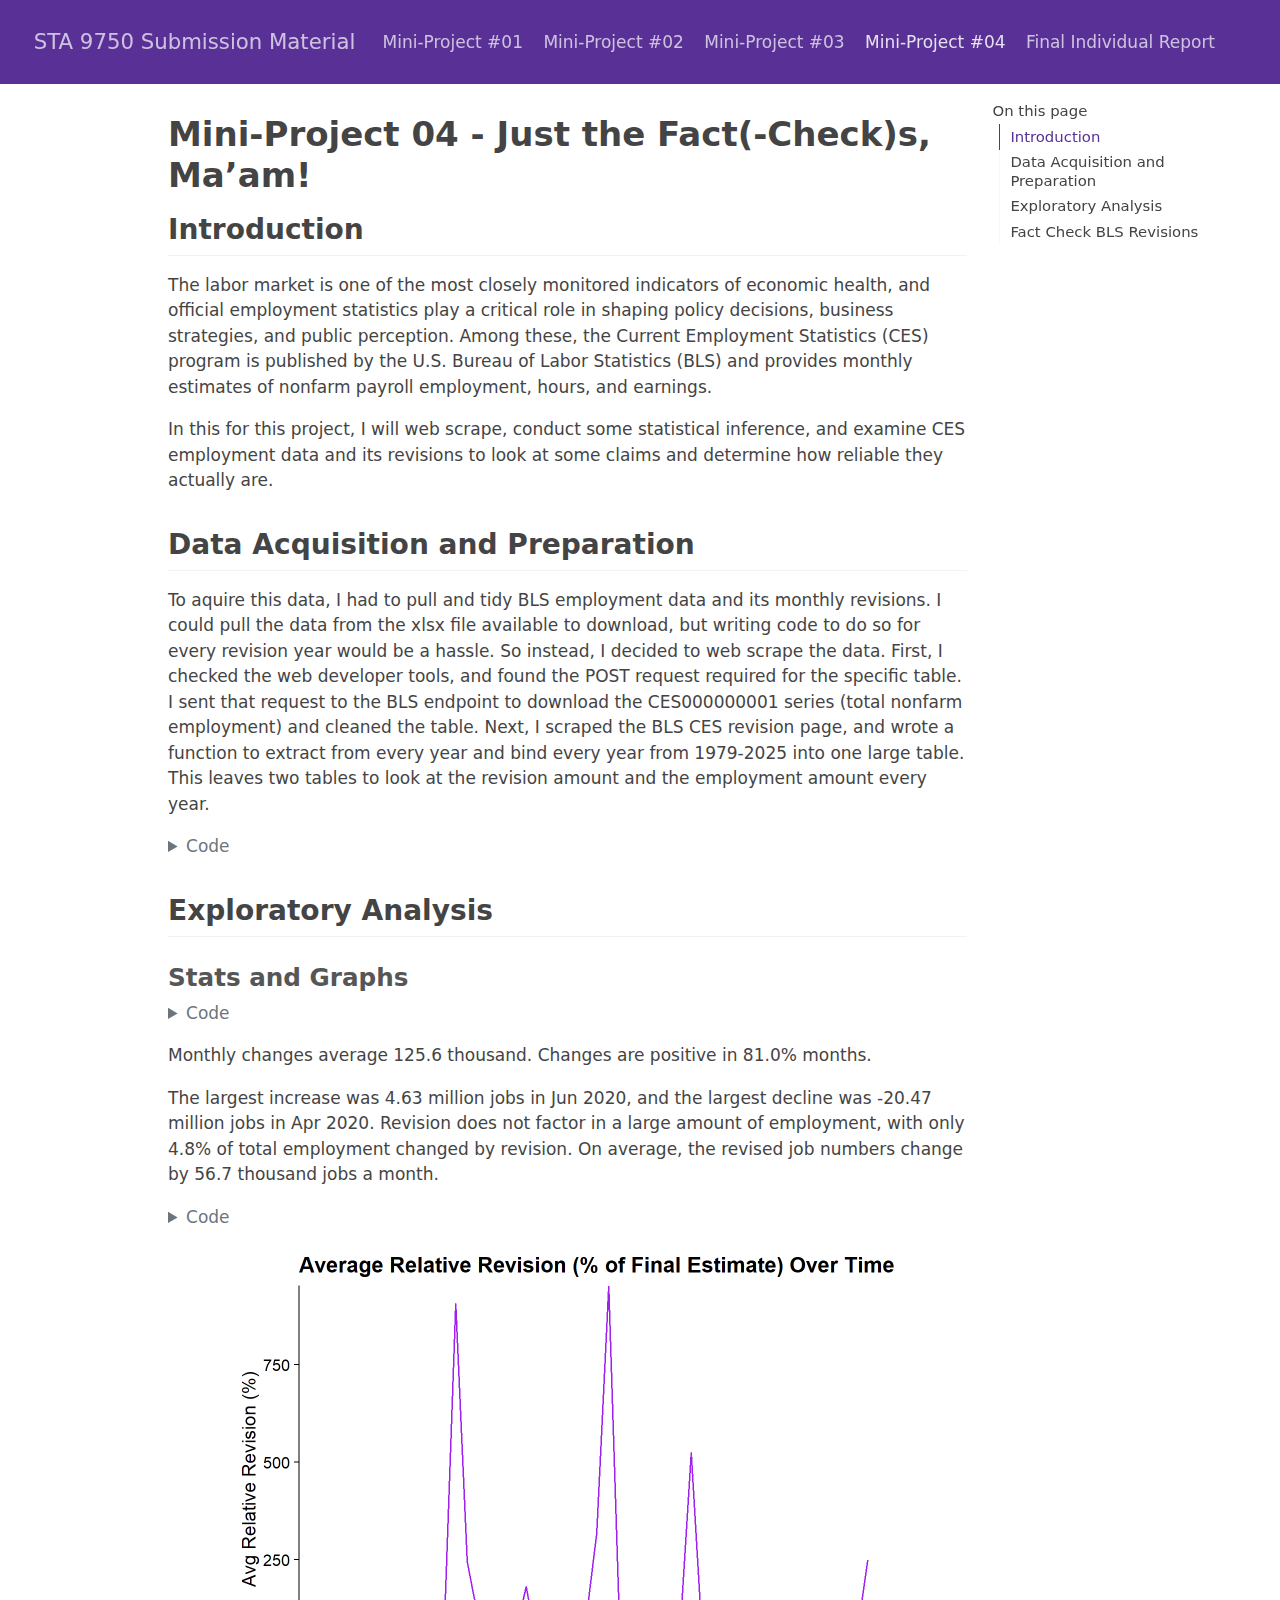
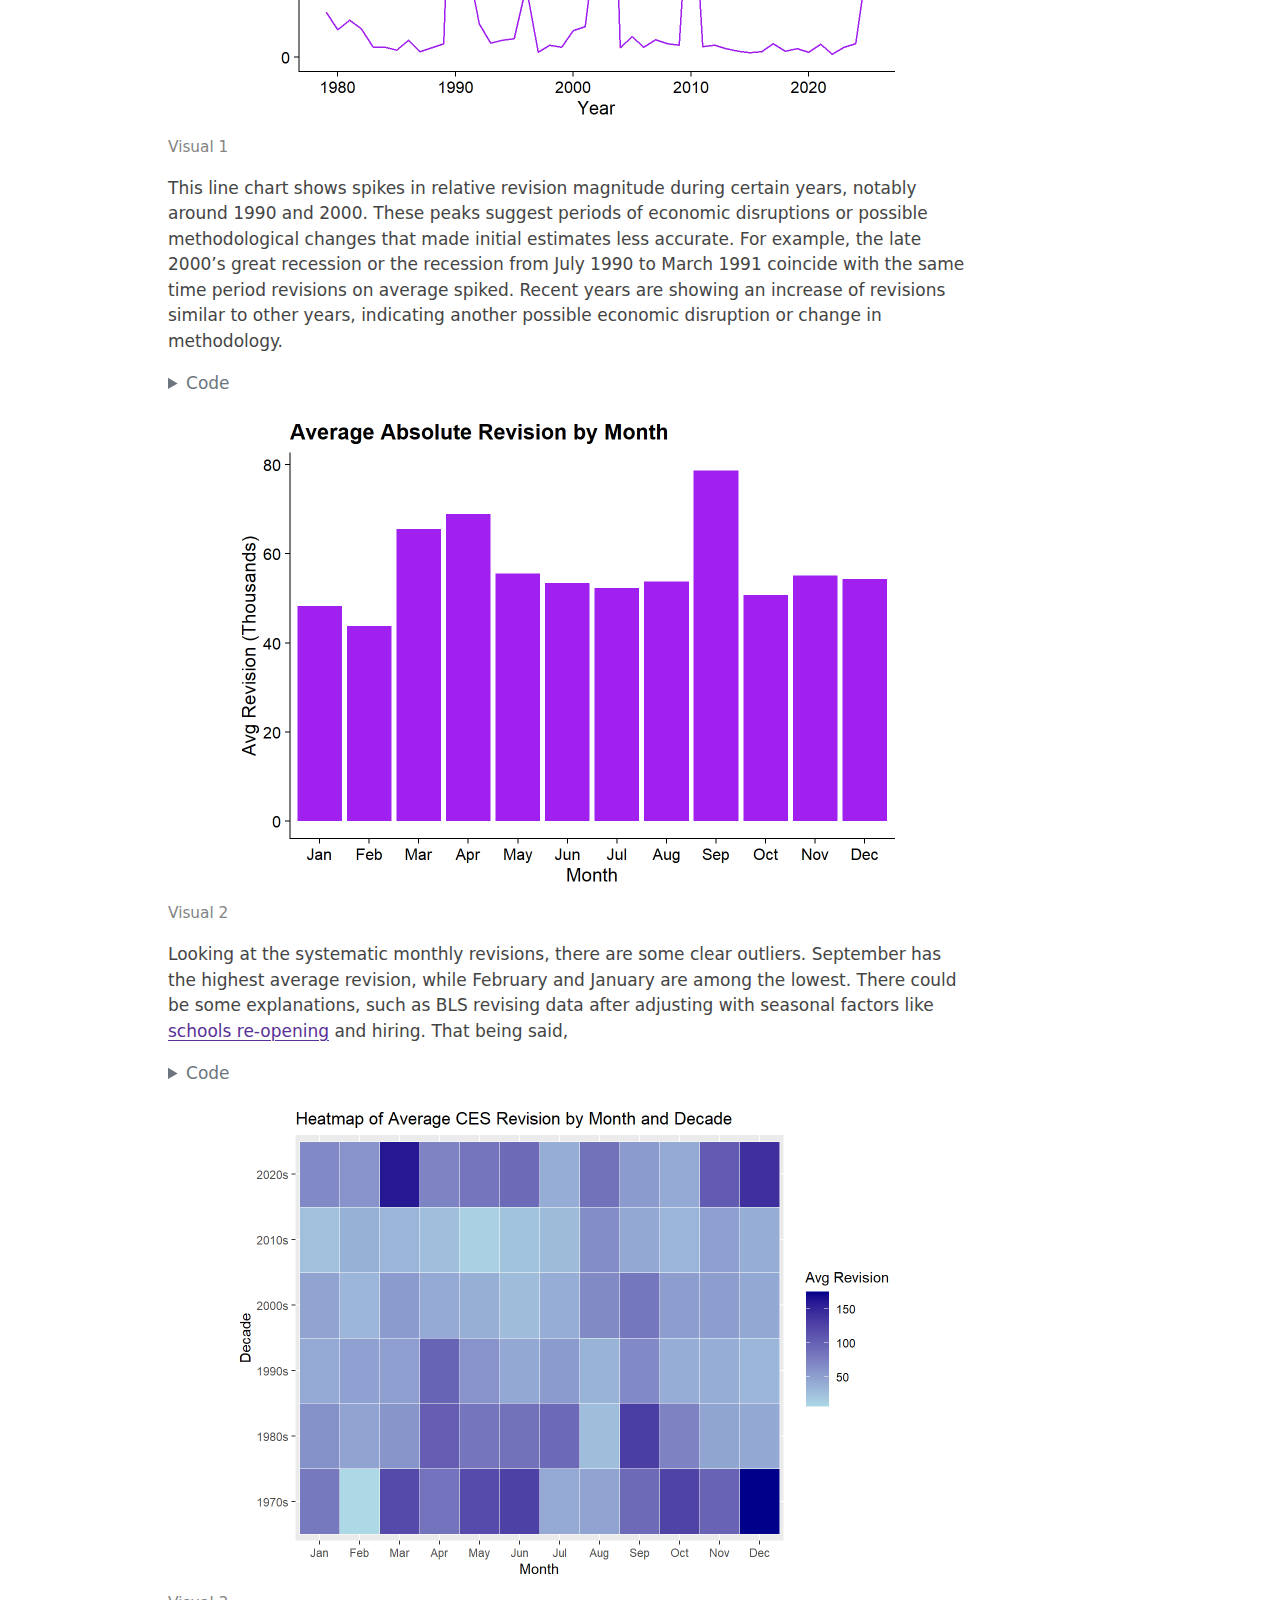
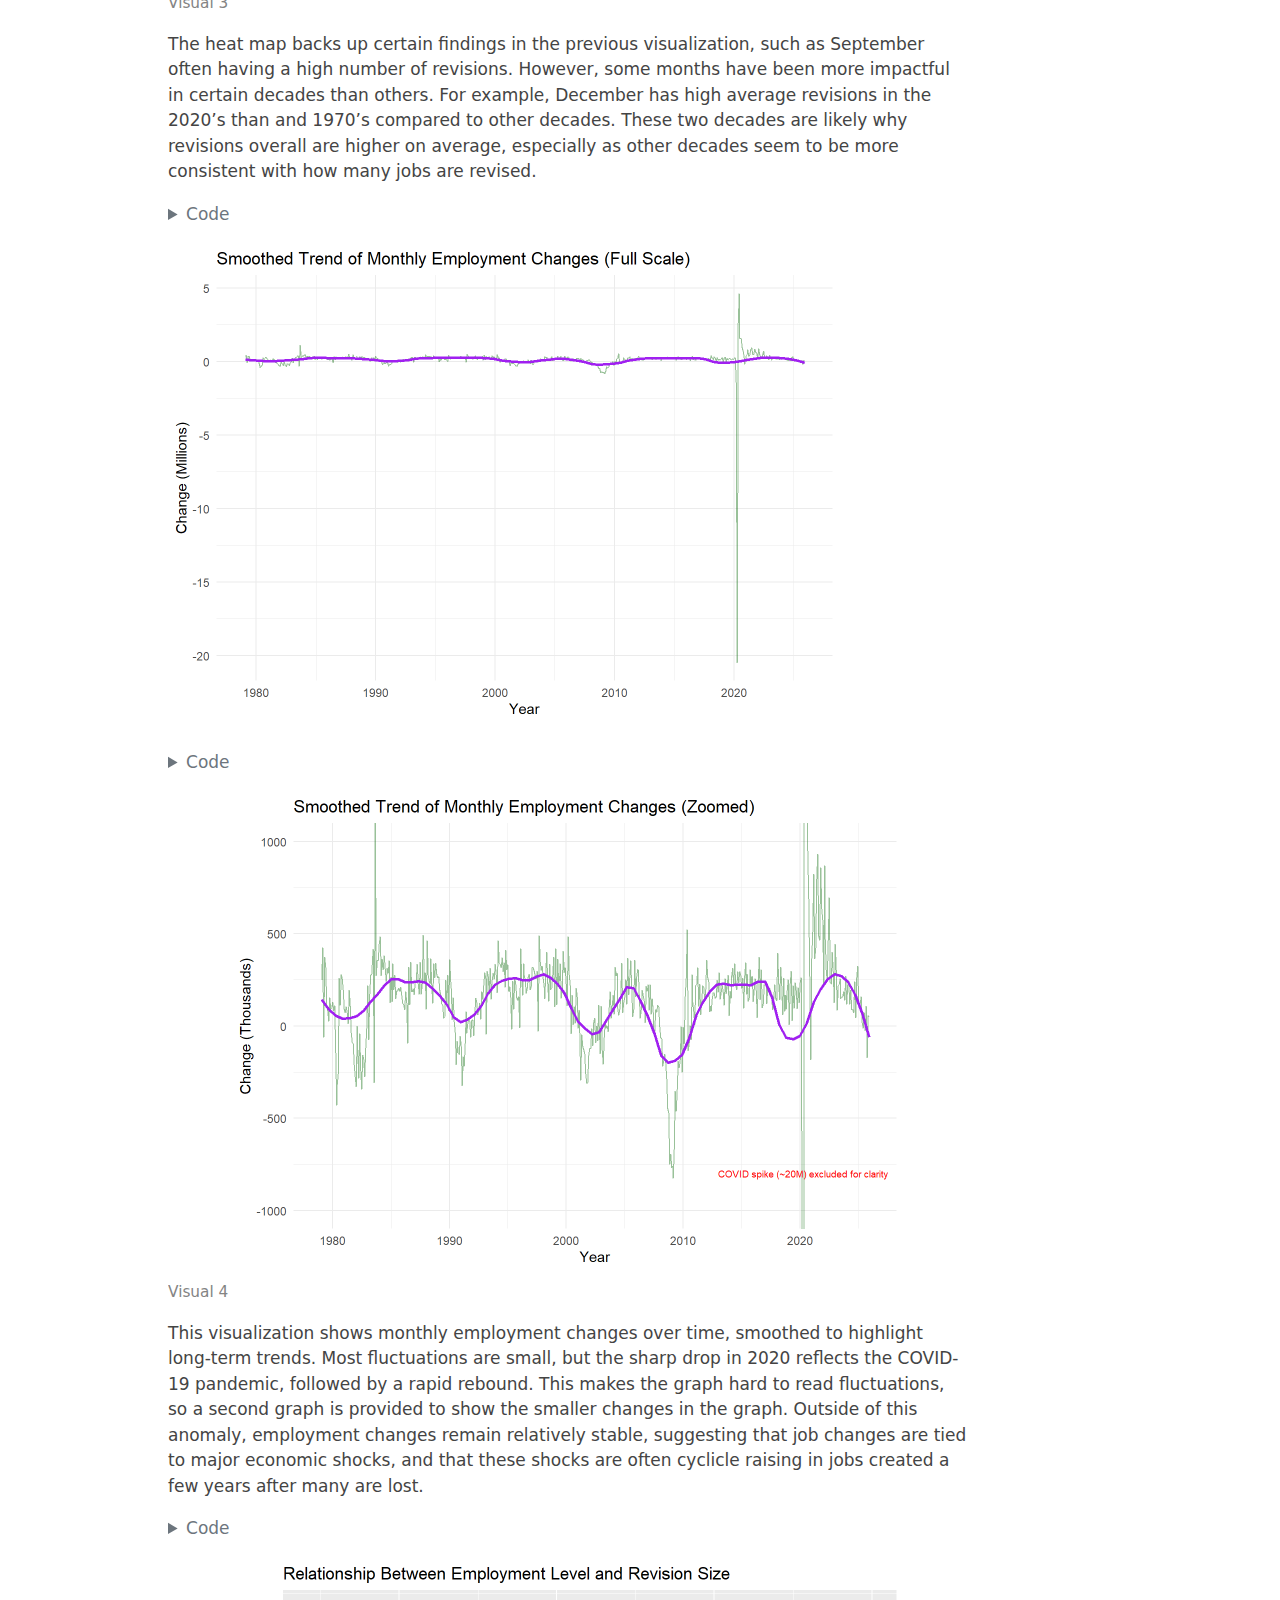
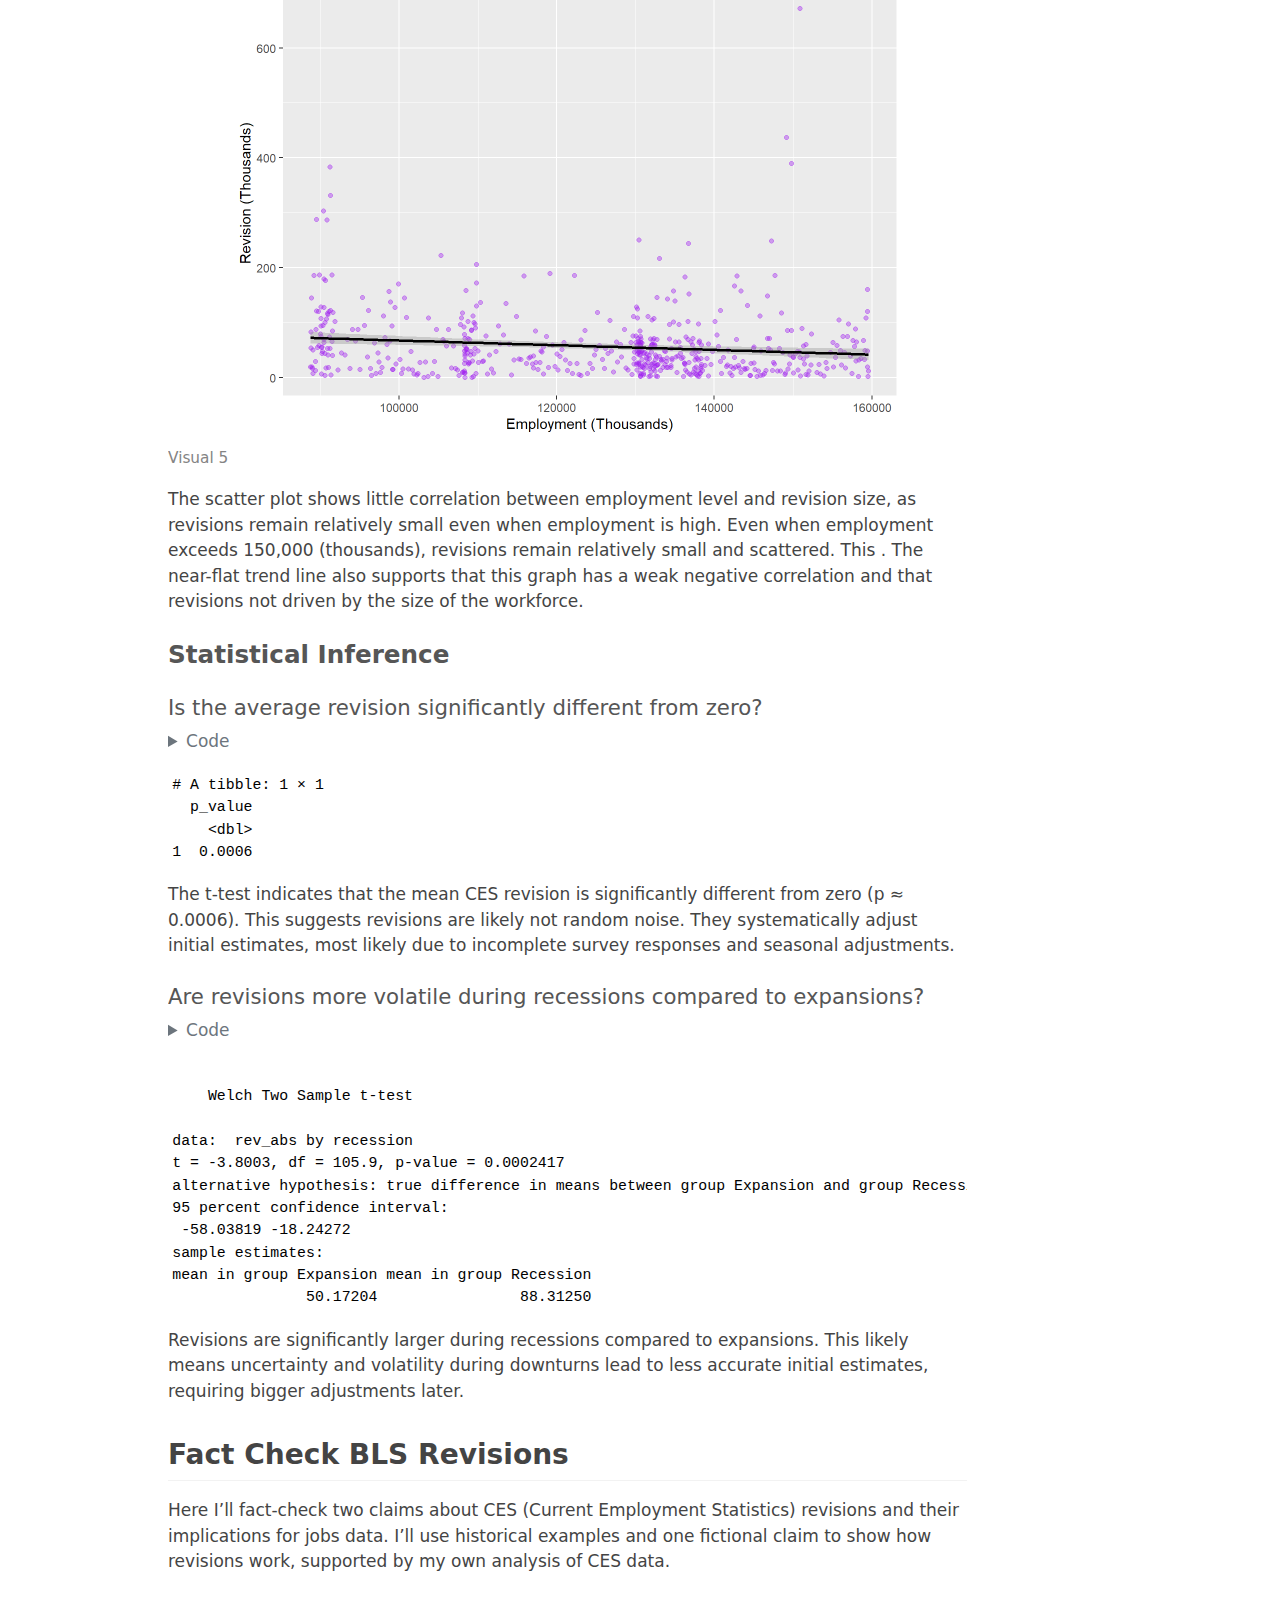
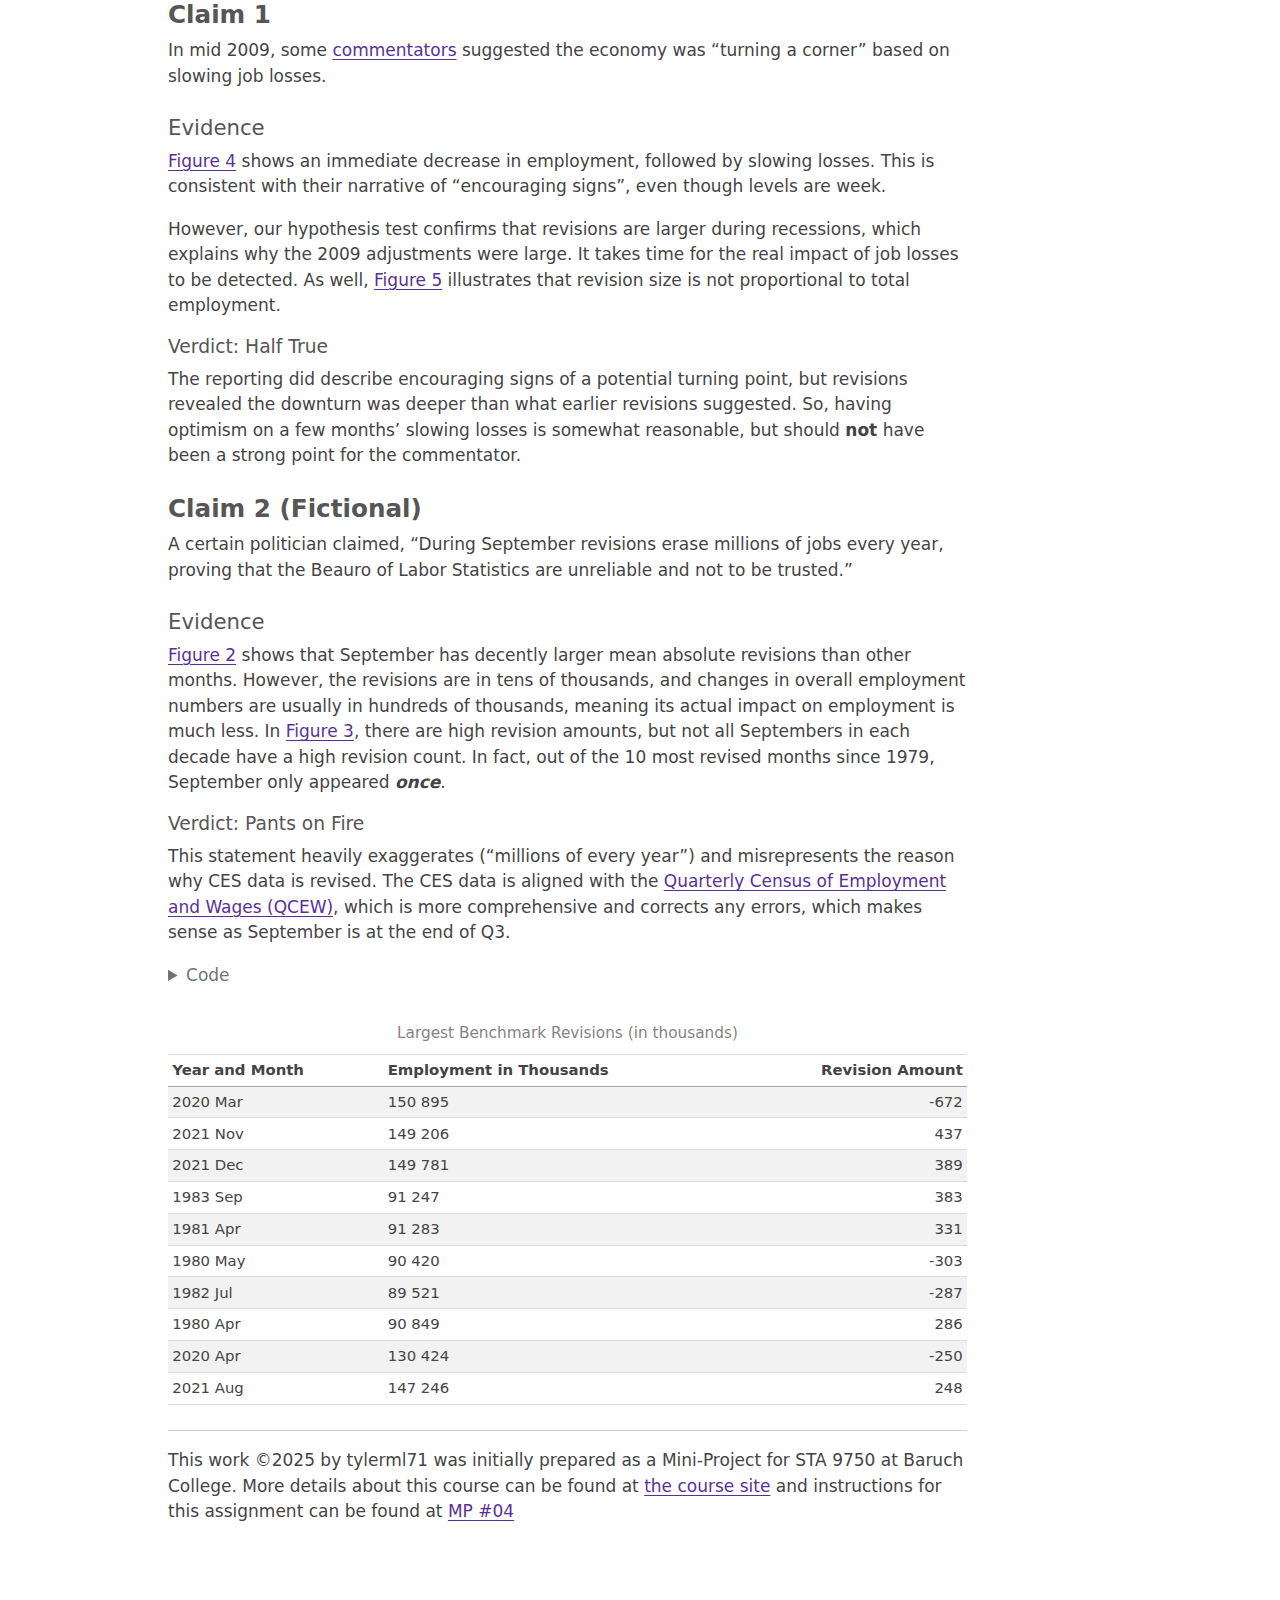
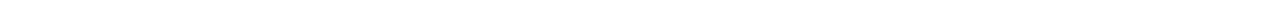
<file: docs/mp04.html>
<!DOCTYPE html>
<html xmlns="http://www.w3.org/1999/xhtml" lang="en" xml:lang="en"><head>

<meta charset="utf-8">
<meta name="generator" content="quarto-1.8.25">

<meta name="viewport" content="width=device-width, initial-scale=1.0, user-scalable=yes">


<title>Mini-Project 04 - Just the Fact(-Check)s, Ma’am! – STA 9750 Submission Material</title>
<style>
code{white-space: pre-wrap;}
span.smallcaps{font-variant: small-caps;}
div.columns{display: flex; gap: min(4vw, 1.5em);}
div.column{flex: auto; overflow-x: auto;}
div.hanging-indent{margin-left: 1.5em; text-indent: -1.5em;}
ul.task-list{list-style: none;}
ul.task-list li input[type="checkbox"] {
  width: 0.8em;
  margin: 0 0.8em 0.2em -1em; /* quarto-specific, see https://github.com/quarto-dev/quarto-cli/issues/4556 */ 
  vertical-align: middle;
}
/* CSS for syntax highlighting */
html { -webkit-text-size-adjust: 100%; }
pre > code.sourceCode { white-space: pre; position: relative; }
pre > code.sourceCode > span { display: inline-block; line-height: 1.25; }
pre > code.sourceCode > span:empty { height: 1.2em; }
.sourceCode { overflow: visible; }
code.sourceCode > span { color: inherit; text-decoration: inherit; }
div.sourceCode { margin: 1em 0; }
pre.sourceCode { margin: 0; }
@media screen {
div.sourceCode { overflow: auto; }
}
@media print {
pre > code.sourceCode { white-space: pre-wrap; }
pre > code.sourceCode > span { text-indent: -5em; padding-left: 5em; }
}
pre.numberSource code
  { counter-reset: source-line 0; }
pre.numberSource code > span
  { position: relative; left: -4em; counter-increment: source-line; }
pre.numberSource code > span > a:first-child::before
  { content: counter(source-line);
    position: relative; left: -1em; text-align: right; vertical-align: baseline;
    border: none; display: inline-block;
    -webkit-touch-callout: none; -webkit-user-select: none;
    -khtml-user-select: none; -moz-user-select: none;
    -ms-user-select: none; user-select: none;
    padding: 0 4px; width: 4em;
  }
pre.numberSource { margin-left: 3em;  padding-left: 4px; }
div.sourceCode
  {   }
@media screen {
pre > code.sourceCode > span > a:first-child::before { text-decoration: underline; }
}
</style>


<script src="site_libs/quarto-nav/quarto-nav.js"></script>
<script src="site_libs/quarto-nav/headroom.min.js"></script>
<script src="site_libs/clipboard/clipboard.min.js"></script>
<script src="site_libs/quarto-search/autocomplete.umd.js"></script>
<script src="site_libs/quarto-search/fuse.min.js"></script>
<script src="site_libs/quarto-search/quarto-search.js"></script>
<meta name="quarto:offset" content="./">
<script src="site_libs/quarto-html/quarto.js" type="module"></script>
<script src="site_libs/quarto-html/tabsets/tabsets.js" type="module"></script>
<script src="site_libs/quarto-html/axe/axe-check.js" type="module"></script>
<script src="site_libs/quarto-html/popper.min.js"></script>
<script src="site_libs/quarto-html/tippy.umd.min.js"></script>
<script src="site_libs/quarto-html/anchor.min.js"></script>
<link href="site_libs/quarto-html/tippy.css" rel="stylesheet">
<link href="site_libs/quarto-html/quarto-syntax-highlighting-7b89279ff1a6dce999919e0e67d4d9ec.css" rel="stylesheet" id="quarto-text-highlighting-styles">
<script src="site_libs/bootstrap/bootstrap.min.js"></script>
<link href="site_libs/bootstrap/bootstrap-icons.css" rel="stylesheet">
<link href="site_libs/bootstrap/bootstrap-5657dfa6c17a855b02079790714f0f49.min.css" rel="stylesheet" append-hash="true" id="quarto-bootstrap" data-mode="light">
<script id="quarto-search-options" type="application/json">{
  "location": "navbar",
  "copy-button": false,
  "collapse-after": 3,
  "panel-placement": "end",
  "type": "overlay",
  "limit": 50,
  "keyboard-shortcut": [
    "f",
    "/",
    "s"
  ],
  "show-item-context": false,
  "language": {
    "search-no-results-text": "No results",
    "search-matching-documents-text": "matching documents",
    "search-copy-link-title": "Copy link to search",
    "search-hide-matches-text": "Hide additional matches",
    "search-more-match-text": "more match in this document",
    "search-more-matches-text": "more matches in this document",
    "search-clear-button-title": "Clear",
    "search-text-placeholder": "",
    "search-detached-cancel-button-title": "Cancel",
    "search-submit-button-title": "Submit",
    "search-label": "Search"
  }
}</script>


</head>

<body class="nav-fixed quarto-light">

<div id="quarto-search-results"></div>
  <header id="quarto-header" class="headroom fixed-top">
    <nav class="navbar navbar-expand-lg " data-bs-theme="dark">
      <div class="navbar-container container-fluid">
      <div class="navbar-brand-container mx-auto">
    <a href="./index.html" class="navbar-brand navbar-brand-logo">
    </a>
    <a class="navbar-brand" href="./index.html">
    <span class="navbar-title">STA 9750 Submission Material</span>
    </a>
  </div>
          <button class="navbar-toggler" type="button" data-bs-toggle="collapse" data-bs-target="#navbarCollapse" aria-controls="navbarCollapse" role="menu" aria-expanded="false" aria-label="Toggle navigation" onclick="if (window.quartoToggleHeadroom) { window.quartoToggleHeadroom(); }">
  <span class="navbar-toggler-icon"></span>
</button>
          <div class="collapse navbar-collapse" id="navbarCollapse">
            <ul class="navbar-nav navbar-nav-scroll me-auto">
  <li class="nav-item">
    <a class="nav-link" href="./mp01.html"> 
<span class="menu-text">Mini-Project #01</span></a>
  </li>  
  <li class="nav-item">
    <a class="nav-link" href="./mp02.html"> 
<span class="menu-text">Mini-Project #02</span></a>
  </li>  
  <li class="nav-item">
    <a class="nav-link" href="./mp03.html"> 
<span class="menu-text">Mini-Project #03</span></a>
  </li>  
  <li class="nav-item">
    <a class="nav-link active" href="./mp04.html" aria-current="page"> 
<span class="menu-text">Mini-Project #04</span></a>
  </li>  
  <li class="nav-item">
    <a class="nav-link" href="./Final-Individual-Report.html"> 
<span class="menu-text">Final Individual Report</span></a>
  </li>  
</ul>
          </div> <!-- /navcollapse -->
            <div class="quarto-navbar-tools">
</div>
      </div> <!-- /container-fluid -->
    </nav>
</header>
<!-- content -->
<div id="quarto-content" class="quarto-container page-columns page-rows-contents page-layout-article page-navbar">
<!-- sidebar -->
<!-- margin-sidebar -->
    <div id="quarto-margin-sidebar" class="sidebar margin-sidebar">
        <nav id="TOC" role="doc-toc" class="toc-active">
    <h2 id="toc-title">On this page</h2>
   
  <ul>
  <li><a href="#introduction" id="toc-introduction" class="nav-link active" data-scroll-target="#introduction">Introduction</a></li>
  <li><a href="#data-acquisition-and-preparation" id="toc-data-acquisition-and-preparation" class="nav-link" data-scroll-target="#data-acquisition-and-preparation">Data Acquisition and Preparation</a></li>
  <li><a href="#exploratory-analysis" id="toc-exploratory-analysis" class="nav-link" data-scroll-target="#exploratory-analysis">Exploratory Analysis</a>
  <ul class="collapse">
  <li><a href="#stats-and-graphs" id="toc-stats-and-graphs" class="nav-link" data-scroll-target="#stats-and-graphs">Stats and Graphs</a></li>
  <li><a href="#statistical-inference" id="toc-statistical-inference" class="nav-link" data-scroll-target="#statistical-inference">Statistical Inference</a></li>
  </ul></li>
  <li><a href="#fact-check-bls-revisions" id="toc-fact-check-bls-revisions" class="nav-link" data-scroll-target="#fact-check-bls-revisions">Fact Check BLS Revisions</a>
  <ul class="collapse">
  <li><a href="#claim-1" id="toc-claim-1" class="nav-link" data-scroll-target="#claim-1">Claim 1</a></li>
  <li><a href="#claim-2-fictional" id="toc-claim-2-fictional" class="nav-link" data-scroll-target="#claim-2-fictional">Claim 2 (Fictional)</a></li>
  </ul></li>
  </ul>
</nav>
    </div>
<!-- main -->
<main class="content" id="quarto-document-content">

<header id="title-block-header" class="quarto-title-block default">
<div class="quarto-title">
<h1 class="title">Mini-Project 04 - Just the Fact(-Check)s, Ma’am!</h1>
</div>



<div class="quarto-title-meta">

    
  
    
  </div>
  


</header>


<section id="introduction" class="level2">
<h2 class="anchored" data-anchor-id="introduction">Introduction</h2>
<p>The labor market is one of the most closely monitored indicators of economic health, and official employment statistics play a critical role in shaping policy decisions, business strategies, and public perception. Among these, the Current Employment Statistics (CES) program is published by the U.S. Bureau of Labor Statistics (BLS) and provides monthly estimates of nonfarm payroll employment, hours, and earnings.</p>
<p>In this for this project, I will web scrape, conduct some statistical inference, and examine CES employment data and its revisions to look at some claims and determine how reliable they actually are.</p>
</section>
<section id="data-acquisition-and-preparation" class="level2">
<h2 class="anchored" data-anchor-id="data-acquisition-and-preparation">Data Acquisition and Preparation</h2>
<p>To aquire this data, I had to pull and tidy BLS employment data and its monthly revisions. I could pull the data from the xlsx file available to download, but writing code to do so for every revision year would be a hassle. So instead, I decided to web scrape the data. First, I checked the web developer tools, and found the POST request required for the specific table. I sent that request to the BLS endpoint to download the CES000000001 series (total nonfarm employment) and cleaned the table. Next, I scraped the BLS CES revision page, and wrote a function to extract from every year and bind every year from 1979-2025 into one large table. This leaves two tables to look at the revision amount and the employment amount every year.</p>
<div class="cell">
<details class="code-fold">
<summary>Code</summary>
<div class="code-copy-outer-scaffold"><div class="sourceCode cell-code" id="cb1"><pre class="sourceCode r code-with-copy"><code class="sourceCode r"><span id="cb1-1"><a href="#cb1-1" aria-hidden="true" tabindex="-1"></a><span class="fu">library</span>(httr2)</span>
<span id="cb1-2"><a href="#cb1-2" aria-hidden="true" tabindex="-1"></a><span class="fu">library</span>(rvest)</span>
<span id="cb1-3"><a href="#cb1-3" aria-hidden="true" tabindex="-1"></a><span class="fu">library</span>(dplyr)</span>
<span id="cb1-4"><a href="#cb1-4" aria-hidden="true" tabindex="-1"></a><span class="fu">library</span>(tidyverse)</span>
<span id="cb1-5"><a href="#cb1-5" aria-hidden="true" tabindex="-1"></a><span class="fu">library</span>(lubridate)</span>
<span id="cb1-6"><a href="#cb1-6" aria-hidden="true" tabindex="-1"></a><span class="fu">library</span>(stringr)</span>
<span id="cb1-7"><a href="#cb1-7" aria-hidden="true" tabindex="-1"></a><span class="fu">library</span>(purrr)</span>
<span id="cb1-8"><a href="#cb1-8" aria-hidden="true" tabindex="-1"></a><span class="fu">library</span>(scales)</span>
<span id="cb1-9"><a href="#cb1-9" aria-hidden="true" tabindex="-1"></a><span class="fu">library</span>(cowplot)</span>
<span id="cb1-10"><a href="#cb1-10" aria-hidden="true" tabindex="-1"></a><span class="fu">library</span>(infer)</span>
<span id="cb1-11"><a href="#cb1-11" aria-hidden="true" tabindex="-1"></a></span>
<span id="cb1-12"><a href="#cb1-12" aria-hidden="true" tabindex="-1"></a></span>
<span id="cb1-13"><a href="#cb1-13" aria-hidden="true" tabindex="-1"></a><span class="co"># 1. Make POST request</span></span>
<span id="cb1-14"><a href="#cb1-14" aria-hidden="true" tabindex="-1"></a>req <span class="ot">&lt;-</span> <span class="fu">request</span>(<span class="st">"https://data.bls.gov/pdq/SurveyOutputServlet"</span>) <span class="sc">|&gt;</span></span>
<span id="cb1-15"><a href="#cb1-15" aria-hidden="true" tabindex="-1"></a>  <span class="fu">req_body_form</span>(</span>
<span id="cb1-16"><a href="#cb1-16" aria-hidden="true" tabindex="-1"></a>    <span class="at">request_action =</span> <span class="st">"get_data"</span>,</span>
<span id="cb1-17"><a href="#cb1-17" aria-hidden="true" tabindex="-1"></a>    <span class="at">reformat =</span> <span class="st">"true"</span>,</span>
<span id="cb1-18"><a href="#cb1-18" aria-hidden="true" tabindex="-1"></a>    <span class="at">from_results_page =</span> <span class="st">"true"</span>,</span>
<span id="cb1-19"><a href="#cb1-19" aria-hidden="true" tabindex="-1"></a>    <span class="at">from_year =</span> <span class="st">"1979"</span>,</span>
<span id="cb1-20"><a href="#cb1-20" aria-hidden="true" tabindex="-1"></a>    <span class="at">to_year =</span> <span class="st">"2025"</span>,</span>
<span id="cb1-21"><a href="#cb1-21" aria-hidden="true" tabindex="-1"></a>    <span class="at">Gx =</span> <span class="st">"17"</span>,</span>
<span id="cb1-22"><a href="#cb1-22" aria-hidden="true" tabindex="-1"></a>    <span class="at">Go =</span> <span class="st">"8"</span>,</span>
<span id="cb1-23"><a href="#cb1-23" aria-hidden="true" tabindex="-1"></a>    <span class="at">initial_request =</span> <span class="st">"false"</span>,</span>
<span id="cb1-24"><a href="#cb1-24" aria-hidden="true" tabindex="-1"></a>    <span class="at">data_tool =</span> <span class="st">"surveyoutput"</span>,</span>
<span id="cb1-25"><a href="#cb1-25" aria-hidden="true" tabindex="-1"></a>    <span class="at">series_id =</span> <span class="st">"CES0000000001"</span>,</span>
<span id="cb1-26"><a href="#cb1-26" aria-hidden="true" tabindex="-1"></a>    <span class="at">original_annualAveragesRequested =</span> <span class="st">"false"</span></span>
<span id="cb1-27"><a href="#cb1-27" aria-hidden="true" tabindex="-1"></a>  )</span>
<span id="cb1-28"><a href="#cb1-28" aria-hidden="true" tabindex="-1"></a></span>
<span id="cb1-29"><a href="#cb1-29" aria-hidden="true" tabindex="-1"></a>resp <span class="ot">&lt;-</span> <span class="fu">req_perform</span>(req)</span>
<span id="cb1-30"><a href="#cb1-30" aria-hidden="true" tabindex="-1"></a></span>
<span id="cb1-31"><a href="#cb1-31" aria-hidden="true" tabindex="-1"></a><span class="co"># 2. Parse HTML</span></span>
<span id="cb1-32"><a href="#cb1-32" aria-hidden="true" tabindex="-1"></a>html <span class="ot">&lt;-</span> <span class="fu">resp_body_html</span>(resp)</span>
<span id="cb1-33"><a href="#cb1-33" aria-hidden="true" tabindex="-1"></a></span>
<span id="cb1-34"><a href="#cb1-34" aria-hidden="true" tabindex="-1"></a><span class="co"># 3. Extract correct table by ID</span></span>
<span id="cb1-35"><a href="#cb1-35" aria-hidden="true" tabindex="-1"></a>data_table <span class="ot">&lt;-</span> html <span class="sc">|&gt;</span></span>
<span id="cb1-36"><a href="#cb1-36" aria-hidden="true" tabindex="-1"></a>  <span class="fu">html_element</span>(<span class="st">"#table0"</span>) <span class="sc">|&gt;</span></span>
<span id="cb1-37"><a href="#cb1-37" aria-hidden="true" tabindex="-1"></a>  <span class="fu">html_table</span>(<span class="at">fill =</span> <span class="cn">TRUE</span>)</span>
<span id="cb1-38"><a href="#cb1-38" aria-hidden="true" tabindex="-1"></a></span>
<span id="cb1-39"><a href="#cb1-39" aria-hidden="true" tabindex="-1"></a></span>
<span id="cb1-40"><a href="#cb1-40" aria-hidden="true" tabindex="-1"></a></span>
<span id="cb1-41"><a href="#cb1-41" aria-hidden="true" tabindex="-1"></a></span>
<span id="cb1-42"><a href="#cb1-42" aria-hidden="true" tabindex="-1"></a>CES_EST <span class="ot">&lt;-</span> data_table <span class="sc">|&gt;</span></span>
<span id="cb1-43"><a href="#cb1-43" aria-hidden="true" tabindex="-1"></a>  <span class="fu">filter</span>(<span class="fu">str_detect</span>(Year, <span class="st">"^[0-9]{4}$"</span>))<span class="sc">|&gt;</span></span>
<span id="cb1-44"><a href="#cb1-44" aria-hidden="true" tabindex="-1"></a>  <span class="fu">pivot_longer</span>(</span>
<span id="cb1-45"><a href="#cb1-45" aria-hidden="true" tabindex="-1"></a>    <span class="at">cols =</span> Jan<span class="sc">:</span>Dec,                </span>
<span id="cb1-46"><a href="#cb1-46" aria-hidden="true" tabindex="-1"></a>    <span class="at">names_to =</span> <span class="st">"Month"</span>,            </span>
<span id="cb1-47"><a href="#cb1-47" aria-hidden="true" tabindex="-1"></a>    <span class="at">values_to =</span> <span class="st">"employment"</span>            </span>
<span id="cb1-48"><a href="#cb1-48" aria-hidden="true" tabindex="-1"></a>  )<span class="sc">|&gt;</span></span>
<span id="cb1-49"><a href="#cb1-49" aria-hidden="true" tabindex="-1"></a>  <span class="fu">mutate</span>(</span>
<span id="cb1-50"><a href="#cb1-50" aria-hidden="true" tabindex="-1"></a>    <span class="at">date =</span> <span class="fu">ym</span>(<span class="fu">paste</span>(Year, Month)),</span>
<span id="cb1-51"><a href="#cb1-51" aria-hidden="true" tabindex="-1"></a>    <span class="at">year_month=</span> <span class="fu">paste</span>(Year, Month),</span>
<span id="cb1-52"><a href="#cb1-52" aria-hidden="true" tabindex="-1"></a>    <span class="at">employment =</span> <span class="fu">as.numeric</span>(<span class="fu">str_replace_all</span>(employment, <span class="st">"[^0-9]"</span>, <span class="st">""</span>))</span>
<span id="cb1-53"><a href="#cb1-53" aria-hidden="true" tabindex="-1"></a>    )</span>
<span id="cb1-54"><a href="#cb1-54" aria-hidden="true" tabindex="-1"></a></span>
<span id="cb1-55"><a href="#cb1-55" aria-hidden="true" tabindex="-1"></a>req2 <span class="ot">&lt;-</span> </span>
<span id="cb1-56"><a href="#cb1-56" aria-hidden="true" tabindex="-1"></a>  <span class="fu">request</span>(<span class="st">"https://www.bls.gov/web/empsit/cesnaicsrev.htm"</span>)<span class="sc">|&gt;</span></span>
<span id="cb1-57"><a href="#cb1-57" aria-hidden="true" tabindex="-1"></a>  <span class="fu">req_headers</span>(</span>
<span id="cb1-58"><a href="#cb1-58" aria-hidden="true" tabindex="-1"></a>    <span class="st">"User-Agent"</span> <span class="ot">=</span> <span class="st">"Mozilla/5.0 (Windows NT 10.0; Win64; x64) AppleWebKit/537.36 (KHTML, like Gecko) Chrome/120.0.0.0 Safari/537.36"</span>,</span>
<span id="cb1-59"><a href="#cb1-59" aria-hidden="true" tabindex="-1"></a>    <span class="st">"Referer"</span> <span class="ot">=</span> <span class="st">"https://www.bls.gov/"</span></span>
<span id="cb1-60"><a href="#cb1-60" aria-hidden="true" tabindex="-1"></a>  )</span>
<span id="cb1-61"><a href="#cb1-61" aria-hidden="true" tabindex="-1"></a></span>
<span id="cb1-62"><a href="#cb1-62" aria-hidden="true" tabindex="-1"></a>resp2 <span class="ot">&lt;-</span> <span class="fu">req_perform</span>(req2)</span>
<span id="cb1-63"><a href="#cb1-63" aria-hidden="true" tabindex="-1"></a>html2 <span class="ot">&lt;-</span> <span class="fu">resp_body_html</span>(resp2)</span>
<span id="cb1-64"><a href="#cb1-64" aria-hidden="true" tabindex="-1"></a></span>
<span id="cb1-65"><a href="#cb1-65" aria-hidden="true" tabindex="-1"></a>extract_year_table <span class="ot">&lt;-</span> <span class="cf">function</span>(year) {</span>
<span id="cb1-66"><a href="#cb1-66" aria-hidden="true" tabindex="-1"></a>  table_node <span class="ot">&lt;-</span> html2 <span class="sc">|&gt;</span> </span>
<span id="cb1-67"><a href="#cb1-67" aria-hidden="true" tabindex="-1"></a>    <span class="fu">html_element</span>(<span class="fu">paste0</span>(<span class="st">"#"</span>, year))</span>
<span id="cb1-68"><a href="#cb1-68" aria-hidden="true" tabindex="-1"></a>  <span class="cf">if</span> (<span class="fu">inherits</span>(table_node, <span class="st">"xml_missing"</span>)) <span class="fu">return</span>(<span class="cn">NULL</span>)</span>
<span id="cb1-69"><a href="#cb1-69" aria-hidden="true" tabindex="-1"></a>  </span>
<span id="cb1-70"><a href="#cb1-70" aria-hidden="true" tabindex="-1"></a>  tbl <span class="ot">&lt;-</span> table_node <span class="sc">|&gt;</span> </span>
<span id="cb1-71"><a href="#cb1-71" aria-hidden="true" tabindex="-1"></a>    <span class="fu">html_table</span>(<span class="at">header =</span> <span class="cn">FALSE</span>, <span class="at">fill =</span> <span class="cn">TRUE</span>)<span class="sc">|&gt;</span></span>
<span id="cb1-72"><a href="#cb1-72" aria-hidden="true" tabindex="-1"></a>    <span class="fu">slice</span>(<span class="dv">4</span><span class="sc">:</span><span class="dv">15</span>) <span class="sc">|&gt;</span></span>
<span id="cb1-73"><a href="#cb1-73" aria-hidden="true" tabindex="-1"></a>    <span class="fu">select</span>(<span class="at">month =</span> <span class="dv">1</span>, <span class="at">original =</span> <span class="dv">3</span>, <span class="at">final =</span> <span class="dv">5</span>) <span class="sc">|&gt;</span></span>
<span id="cb1-74"><a href="#cb1-74" aria-hidden="true" tabindex="-1"></a>    <span class="fu">mutate</span>(</span>
<span id="cb1-75"><a href="#cb1-75" aria-hidden="true" tabindex="-1"></a>      <span class="at">month =</span> <span class="fu">str_sub</span>(month, <span class="dv">1</span>, <span class="dv">3</span>),  </span>
<span id="cb1-76"><a href="#cb1-76" aria-hidden="true" tabindex="-1"></a>      <span class="at">date =</span> <span class="fu">ym</span>(<span class="fu">paste</span>(year, month)),</span>
<span id="cb1-77"><a href="#cb1-77" aria-hidden="true" tabindex="-1"></a>      <span class="at">original =</span> <span class="fu">as.numeric</span>(<span class="fu">str_replace_all</span>(original, <span class="st">"[^0-9-]"</span>, <span class="st">""</span>)),</span>
<span id="cb1-78"><a href="#cb1-78" aria-hidden="true" tabindex="-1"></a>      <span class="at">final =</span> <span class="fu">as.numeric</span>(<span class="fu">str_replace_all</span>(final, <span class="st">"[^0-9-]"</span>, <span class="st">""</span>)),</span>
<span id="cb1-79"><a href="#cb1-79" aria-hidden="true" tabindex="-1"></a>      <span class="at">revision =</span> final <span class="sc">-</span> original</span>
<span id="cb1-80"><a href="#cb1-80" aria-hidden="true" tabindex="-1"></a>    )</span>
<span id="cb1-81"><a href="#cb1-81" aria-hidden="true" tabindex="-1"></a>  </span>
<span id="cb1-82"><a href="#cb1-82" aria-hidden="true" tabindex="-1"></a>  <span class="fu">return</span>(tbl)</span>
<span id="cb1-83"><a href="#cb1-83" aria-hidden="true" tabindex="-1"></a>}</span>
<span id="cb1-84"><a href="#cb1-84" aria-hidden="true" tabindex="-1"></a></span>
<span id="cb1-85"><a href="#cb1-85" aria-hidden="true" tabindex="-1"></a>years <span class="ot">&lt;-</span> <span class="dv">1979</span><span class="sc">:</span><span class="dv">2025</span></span>
<span id="cb1-86"><a href="#cb1-86" aria-hidden="true" tabindex="-1"></a>CES_REV <span class="ot">&lt;-</span> <span class="fu">map_dfr</span>(years, extract_year_table)</span></code></pre></div><button title="Copy to Clipboard" class="code-copy-button"><i class="bi"></i></button></div>
</details>
</div>
</section>
<section id="exploratory-analysis" class="level2">
<h2 class="anchored" data-anchor-id="exploratory-analysis">Exploratory Analysis</h2>
<section id="stats-and-graphs" class="level3">
<h3 class="anchored" data-anchor-id="stats-and-graphs">Stats and Graphs</h3>
<div class="cell">
<details class="code-fold">
<summary>Code</summary>
<div class="code-copy-outer-scaffold"><div class="sourceCode cell-code" id="cb2"><pre class="sourceCode r code-with-copy"><code class="sourceCode r"><span id="cb2-1"><a href="#cb2-1" aria-hidden="true" tabindex="-1"></a>CES<span class="ot">&lt;-</span> CES_EST<span class="sc">|&gt;</span></span>
<span id="cb2-2"><a href="#cb2-2" aria-hidden="true" tabindex="-1"></a>  <span class="fu">full_join</span>(CES_REV<span class="sc">|&gt;</span></span>
<span id="cb2-3"><a href="#cb2-3" aria-hidden="true" tabindex="-1"></a>              <span class="fu">select</span>(date, original, final, revision),</span>
<span id="cb2-4"><a href="#cb2-4" aria-hidden="true" tabindex="-1"></a>            <span class="at">by =</span> <span class="st">"date"</span>)<span class="sc">|&gt;</span></span>
<span id="cb2-5"><a href="#cb2-5" aria-hidden="true" tabindex="-1"></a>  <span class="fu">mutate</span>(</span>
<span id="cb2-6"><a href="#cb2-6" aria-hidden="true" tabindex="-1"></a>    <span class="at">Year =</span> <span class="fu">as.numeric</span>(Year),</span>
<span id="cb2-7"><a href="#cb2-7" aria-hidden="true" tabindex="-1"></a>    <span class="at">monthly_change =</span> employment <span class="sc">-</span> <span class="fu">lag</span>(employment),</span>
<span id="cb2-8"><a href="#cb2-8" aria-hidden="true" tabindex="-1"></a>    <span class="at">yoy_pct =</span>  (employment <span class="sc">/</span> <span class="fu">lag</span>(employment, <span class="dv">12</span>) <span class="sc">-</span> <span class="dv">1</span>),</span>
<span id="cb2-9"><a href="#cb2-9" aria-hidden="true" tabindex="-1"></a>    <span class="co"># Revisions</span></span>
<span id="cb2-10"><a href="#cb2-10" aria-hidden="true" tabindex="-1"></a>    <span class="at">rev_abs =</span> <span class="fu">abs</span>(revision),</span>
<span id="cb2-11"><a href="#cb2-11" aria-hidden="true" tabindex="-1"></a>    <span class="at">rev_dir =</span> <span class="fu">case_when</span>(</span>
<span id="cb2-12"><a href="#cb2-12" aria-hidden="true" tabindex="-1"></a>      revision <span class="sc">&gt;</span> <span class="dv">0</span> <span class="sc">~</span> <span class="st">"Upward"</span>,</span>
<span id="cb2-13"><a href="#cb2-13" aria-hidden="true" tabindex="-1"></a>      revision <span class="sc">&lt;</span> <span class="dv">0</span> <span class="sc">~</span> <span class="st">"Downward"</span>,</span>
<span id="cb2-14"><a href="#cb2-14" aria-hidden="true" tabindex="-1"></a>      <span class="cn">TRUE</span> <span class="sc">~</span> <span class="st">"No change"</span></span>
<span id="cb2-15"><a href="#cb2-15" aria-hidden="true" tabindex="-1"></a>    ),</span>
<span id="cb2-16"><a href="#cb2-16" aria-hidden="true" tabindex="-1"></a>    </span>
<span id="cb2-17"><a href="#cb2-17" aria-hidden="true" tabindex="-1"></a>    <span class="co"># Grouping variables</span></span>
<span id="cb2-18"><a href="#cb2-18" aria-hidden="true" tabindex="-1"></a>    <span class="at">decade =</span> <span class="fu">paste0</span>(<span class="fu">floor</span>(Year <span class="sc">/</span> <span class="dv">10</span>) <span class="sc">*</span> <span class="dv">10</span>, <span class="st">"s"</span>)</span>
<span id="cb2-19"><a href="#cb2-19" aria-hidden="true" tabindex="-1"></a>  )</span>
<span id="cb2-20"><a href="#cb2-20" aria-hidden="true" tabindex="-1"></a></span>
<span id="cb2-21"><a href="#cb2-21" aria-hidden="true" tabindex="-1"></a><span class="co"># looking at changes with employment in total</span></span>
<span id="cb2-22"><a href="#cb2-22" aria-hidden="true" tabindex="-1"></a>emp_change <span class="ot">&lt;-</span> CES <span class="sc">|&gt;</span></span>
<span id="cb2-23"><a href="#cb2-23" aria-hidden="true" tabindex="-1"></a>  <span class="fu">summarize</span>(</span>
<span id="cb2-24"><a href="#cb2-24" aria-hidden="true" tabindex="-1"></a>    <span class="at">mean_change =</span> <span class="fu">mean</span>(monthly_change, <span class="at">na.rm =</span> <span class="cn">TRUE</span>),</span>
<span id="cb2-25"><a href="#cb2-25" aria-hidden="true" tabindex="-1"></a>    <span class="at">median_change =</span> <span class="fu">median</span>(monthly_change, <span class="at">na.rm =</span> <span class="cn">TRUE</span>),</span>
<span id="cb2-26"><a href="#cb2-26" aria-hidden="true" tabindex="-1"></a>    <span class="at">pct_positive =</span> <span class="fu">mean</span>(monthly_change <span class="sc">&gt;</span> <span class="dv">0</span>, <span class="at">na.rm =</span> <span class="cn">TRUE</span>)</span>
<span id="cb2-27"><a href="#cb2-27" aria-hidden="true" tabindex="-1"></a>  )</span>
<span id="cb2-28"><a href="#cb2-28" aria-hidden="true" tabindex="-1"></a></span>
<span id="cb2-29"><a href="#cb2-29" aria-hidden="true" tabindex="-1"></a></span>
<span id="cb2-30"><a href="#cb2-30" aria-hidden="true" tabindex="-1"></a>ext_max <span class="ot">&lt;-</span> CES <span class="sc">|&gt;</span> <span class="fu">filter</span>(</span>
<span id="cb2-31"><a href="#cb2-31" aria-hidden="true" tabindex="-1"></a>  monthly_change <span class="sc">==</span> </span>
<span id="cb2-32"><a href="#cb2-32" aria-hidden="true" tabindex="-1"></a>    <span class="fu">max</span>(monthly_change,<span class="at">na.rm =</span> <span class="cn">TRUE</span>)) <span class="sc">|&gt;</span> </span>
<span id="cb2-33"><a href="#cb2-33" aria-hidden="true" tabindex="-1"></a>  <span class="fu">slice</span>(<span class="dv">1</span>)</span>
<span id="cb2-34"><a href="#cb2-34" aria-hidden="true" tabindex="-1"></a></span>
<span id="cb2-35"><a href="#cb2-35" aria-hidden="true" tabindex="-1"></a>ext_min <span class="ot">&lt;-</span> CES <span class="sc">|&gt;</span> </span>
<span id="cb2-36"><a href="#cb2-36" aria-hidden="true" tabindex="-1"></a>  <span class="fu">filter</span>(monthly_change <span class="sc">==</span> <span class="fu">min</span>(monthly_change, <span class="at">na.rm =</span> <span class="cn">TRUE</span>)) <span class="sc">|&gt;</span> </span>
<span id="cb2-37"><a href="#cb2-37" aria-hidden="true" tabindex="-1"></a>  <span class="fu">slice</span>(<span class="dv">1</span>)</span>
<span id="cb2-38"><a href="#cb2-38" aria-hidden="true" tabindex="-1"></a></span>
<span id="cb2-39"><a href="#cb2-39" aria-hidden="true" tabindex="-1"></a>fmt_date <span class="ot">&lt;-</span> <span class="cf">function</span>(d) <span class="fu">format</span>(d, <span class="st">"%b %Y"</span>)</span>
<span id="cb2-40"><a href="#cb2-40" aria-hidden="true" tabindex="-1"></a></span>
<span id="cb2-41"><a href="#cb2-41" aria-hidden="true" tabindex="-1"></a><span class="co">#revision stats</span></span>
<span id="cb2-42"><a href="#cb2-42" aria-hidden="true" tabindex="-1"></a>avg_rev_stats <span class="ot">&lt;-</span> CES <span class="sc">|&gt;</span></span>
<span id="cb2-43"><a href="#cb2-43" aria-hidden="true" tabindex="-1"></a>  <span class="fu">summarize</span>(</span>
<span id="cb2-44"><a href="#cb2-44" aria-hidden="true" tabindex="-1"></a>    <span class="at">avg_abs_rev =</span> <span class="fu">mean</span>(rev_abs, <span class="at">na.rm =</span> <span class="cn">TRUE</span>),</span>
<span id="cb2-45"><a href="#cb2-45" aria-hidden="true" tabindex="-1"></a>    <span class="at">avg_pct_rev =</span> <span class="fu">mean</span>(<span class="fu">abs</span>(revision <span class="sc">/</span> employment) <span class="sc">*</span> <span class="dv">100</span>, <span class="at">na.rm =</span> <span class="cn">TRUE</span>)</span>
<span id="cb2-46"><a href="#cb2-46" aria-hidden="true" tabindex="-1"></a>  )</span></code></pre></div><button title="Copy to Clipboard" class="code-copy-button"><i class="bi"></i></button></div>
</details>
</div>
<p>Monthly changes average 125.6 thousand. Changes are positive in 81.0% months.</p>
<p>The largest increase was 4.63 million jobs in Jun 2020, and the largest decline was -20.47 million jobs in Apr 2020. Revision does not factor in a large amount of employment, with only 4.8% of total employment changed by revision. On average, the revised job numbers change by 56.7 thousand jobs a month.</p>
<div class="cell">
<details class="code-fold">
<summary>Code</summary>
<div class="code-copy-outer-scaffold"><div class="sourceCode cell-code" id="cb3"><pre class="sourceCode r code-with-copy"><code class="sourceCode r"><span id="cb3-1"><a href="#cb3-1" aria-hidden="true" tabindex="-1"></a>CES <span class="sc">|&gt;</span></span>
<span id="cb3-2"><a href="#cb3-2" aria-hidden="true" tabindex="-1"></a>  <span class="fu">group_by</span>(Year) <span class="sc">|&gt;</span></span>
<span id="cb3-3"><a href="#cb3-3" aria-hidden="true" tabindex="-1"></a>  <span class="fu">summarize</span>(</span>
<span id="cb3-4"><a href="#cb3-4" aria-hidden="true" tabindex="-1"></a>    <span class="at">avg_relative_revision =</span> <span class="fu">mean</span>(<span class="fu">abs</span>(revision <span class="sc">/</span> final) <span class="sc">*</span> <span class="dv">100</span>, <span class="at">na.rm =</span> <span class="cn">TRUE</span>)</span>
<span id="cb3-5"><a href="#cb3-5" aria-hidden="true" tabindex="-1"></a>  )<span class="sc">|&gt;</span></span>
<span id="cb3-6"><a href="#cb3-6" aria-hidden="true" tabindex="-1"></a>  <span class="fu">ggplot</span>(<span class="fu">aes</span>(<span class="at">x =</span> Year, <span class="at">y =</span> avg_relative_revision)) <span class="sc">+</span></span>
<span id="cb3-7"><a href="#cb3-7" aria-hidden="true" tabindex="-1"></a>  <span class="fu">geom_line</span>(<span class="at">color =</span> <span class="st">"purple"</span>) <span class="sc">+</span></span>
<span id="cb3-8"><a href="#cb3-8" aria-hidden="true" tabindex="-1"></a>  <span class="fu">labs</span>(<span class="at">title =</span> <span class="st">"Average Relative Revision (% of Final Estimate) Over Time"</span>,</span>
<span id="cb3-9"><a href="#cb3-9" aria-hidden="true" tabindex="-1"></a>       <span class="at">y =</span> <span class="st">"Avg Relative Revision (%)"</span>, <span class="at">x =</span> <span class="st">"Year"</span>)<span class="sc">+</span></span>
<span id="cb3-10"><a href="#cb3-10" aria-hidden="true" tabindex="-1"></a>  <span class="fu">theme_cowplot</span>()</span></code></pre></div><button title="Copy to Clipboard" class="code-copy-button"><i class="bi"></i></button></div>
</details>
<div class="cell-output-display">
<div id="fig-revpct" class="quarto-float quarto-figure quarto-figure-center anchored" width="672">
<figure class="quarto-float quarto-float-fig figure">
<div aria-describedby="fig-revpct-caption-0ceaefa1-69ba-4598-a22c-09a6ac19f8ca">
<img src="mp04_files/figure-html/fig-revpct-1.png" id="fig-revpct" class="img-fluid figure-img" width="672">
</div>
<figcaption class="quarto-float-caption-bottom quarto-float-caption quarto-float-fig quarto-uncaptioned" id="fig-revpct-caption-0ceaefa1-69ba-4598-a22c-09a6ac19f8ca">
Visual&nbsp;1
</figcaption>
</figure>
</div>
</div>
</div>
<p>This line chart shows spikes in relative revision magnitude during certain years, notably around 1990 and 2000. These peaks suggest periods of economic disruptions or possible methodological changes that made initial estimates less accurate. For example, the late 2000’s great recession or the recession from July 1990 to March 1991 coincide with the same time period revisions on average spiked. Recent years are showing an increase of revisions similar to other years, indicating another possible economic disruption or change in methodology.</p>
<div class="cell">
<details class="code-fold">
<summary>Code</summary>
<div class="code-copy-outer-scaffold"><div class="sourceCode cell-code" id="cb4"><pre class="sourceCode r code-with-copy"><code class="sourceCode r"><span id="cb4-1"><a href="#cb4-1" aria-hidden="true" tabindex="-1"></a>CES <span class="sc">|&gt;</span></span>
<span id="cb4-2"><a href="#cb4-2" aria-hidden="true" tabindex="-1"></a>  <span class="fu">group_by</span>(Month) <span class="sc">|&gt;</span></span>
<span id="cb4-3"><a href="#cb4-3" aria-hidden="true" tabindex="-1"></a>  <span class="fu">summarize</span>(<span class="at">avg_abs_revision =</span> <span class="fu">mean</span>(rev_abs, <span class="at">na.rm =</span> <span class="cn">TRUE</span>)) <span class="sc">|&gt;</span></span>
<span id="cb4-4"><a href="#cb4-4" aria-hidden="true" tabindex="-1"></a>  <span class="fu">mutate</span>(<span class="at">Month =</span> <span class="fu">factor</span>(Month, <span class="at">levels =</span> month.abb))<span class="sc">|&gt;</span></span>
<span id="cb4-5"><a href="#cb4-5" aria-hidden="true" tabindex="-1"></a>  <span class="fu">ggplot</span>(<span class="fu">aes</span>(<span class="at">x =</span> Month, <span class="at">y =</span> avg_abs_revision)) <span class="sc">+</span></span>
<span id="cb4-6"><a href="#cb4-6" aria-hidden="true" tabindex="-1"></a>  <span class="fu">geom_col</span>(<span class="at">fill =</span> <span class="st">"purple"</span>) <span class="sc">+</span></span>
<span id="cb4-7"><a href="#cb4-7" aria-hidden="true" tabindex="-1"></a>  <span class="fu">labs</span>(<span class="at">title =</span> <span class="st">"Average Absolute Revision by Month"</span>,</span>
<span id="cb4-8"><a href="#cb4-8" aria-hidden="true" tabindex="-1"></a>       <span class="at">x =</span> <span class="st">"Month"</span>, <span class="at">y =</span> <span class="st">"Avg Revision (Thousands)"</span>) <span class="sc">+</span></span>
<span id="cb4-9"><a href="#cb4-9" aria-hidden="true" tabindex="-1"></a>  <span class="fu">theme_cowplot</span>()</span></code></pre></div><button title="Copy to Clipboard" class="code-copy-button"><i class="bi"></i></button></div>
</details>
<div class="cell-output-display">
<div id="fig-revmonth" class="quarto-float quarto-figure quarto-figure-center anchored" width="672">
<figure class="quarto-float quarto-float-fig figure">
<div aria-describedby="fig-revmonth-caption-0ceaefa1-69ba-4598-a22c-09a6ac19f8ca">
<img src="mp04_files/figure-html/fig-revmonth-1.png" id="fig-revmonth" class="img-fluid figure-img" width="672">
</div>
<figcaption class="quarto-float-caption-bottom quarto-float-caption quarto-float-fig quarto-uncaptioned" id="fig-revmonth-caption-0ceaefa1-69ba-4598-a22c-09a6ac19f8ca">
Visual&nbsp;2
</figcaption>
</figure>
</div>
</div>
</div>
<p>Looking at the systematic monthly revisions, there are some clear outliers. September has the highest average revision, while February and January are among the lowest. There could be some explanations, such as BLS revising data after adjusting with seasonal factors like <a href="https://www.nasra.org/content.asp?contentid=181">schools re-opening</a> and hiring. That being said,</p>
<div class="cell">
<details class="code-fold">
<summary>Code</summary>
<div class="code-copy-outer-scaffold"><div class="sourceCode cell-code" id="cb5"><pre class="sourceCode r code-with-copy"><code class="sourceCode r"><span id="cb5-1"><a href="#cb5-1" aria-hidden="true" tabindex="-1"></a>CES <span class="sc">|&gt;</span></span>
<span id="cb5-2"><a href="#cb5-2" aria-hidden="true" tabindex="-1"></a>  <span class="fu">group_by</span>(decade, Month) <span class="sc">|&gt;</span></span>
<span id="cb5-3"><a href="#cb5-3" aria-hidden="true" tabindex="-1"></a>  <span class="fu">summarize</span>(<span class="at">avg_abs_revision =</span> <span class="fu">mean</span>(rev_abs, <span class="at">na.rm =</span> <span class="cn">TRUE</span>), <span class="at">.groups =</span> <span class="st">"drop"</span>)<span class="sc">|&gt;</span></span>
<span id="cb5-4"><a href="#cb5-4" aria-hidden="true" tabindex="-1"></a>  <span class="fu">mutate</span>(<span class="at">Month =</span> <span class="fu">factor</span>(Month, <span class="at">levels =</span> month.abb))<span class="sc">|&gt;</span></span>
<span id="cb5-5"><a href="#cb5-5" aria-hidden="true" tabindex="-1"></a>  <span class="fu">ggplot</span> (<span class="fu">aes</span>(<span class="at">x =</span> Month, <span class="at">y =</span> decade, <span class="at">fill =</span> avg_abs_revision)) <span class="sc">+</span></span>
<span id="cb5-6"><a href="#cb5-6" aria-hidden="true" tabindex="-1"></a>  <span class="fu">geom_tile</span>(<span class="at">color =</span> <span class="st">"white"</span>) <span class="sc">+</span></span>
<span id="cb5-7"><a href="#cb5-7" aria-hidden="true" tabindex="-1"></a>  <span class="fu">scale_fill_gradient</span>(<span class="at">low =</span> <span class="st">"lightblue"</span>, <span class="at">high =</span> <span class="st">"darkblue"</span>) <span class="sc">+</span></span>
<span id="cb5-8"><a href="#cb5-8" aria-hidden="true" tabindex="-1"></a>  <span class="fu">labs</span>(<span class="at">title =</span> <span class="st">"Heatmap of Average CES Revision by Month and Decade"</span>,</span>
<span id="cb5-9"><a href="#cb5-9" aria-hidden="true" tabindex="-1"></a>       <span class="at">x =</span> <span class="st">"Month"</span>, <span class="at">y =</span> <span class="st">"Decade"</span>, <span class="at">fill =</span> <span class="st">"Avg Revision"</span>)</span></code></pre></div><button title="Copy to Clipboard" class="code-copy-button"><i class="bi"></i></button></div>
</details>
<div class="cell-output-display">
<div id="fig-heatmap" class="quarto-float quarto-figure quarto-figure-center anchored" width="672">
<figure class="quarto-float quarto-float-fig figure">
<div aria-describedby="fig-heatmap-caption-0ceaefa1-69ba-4598-a22c-09a6ac19f8ca">
<img src="mp04_files/figure-html/fig-heatmap-1.png" id="fig-heatmap" class="img-fluid figure-img" width="672">
</div>
<figcaption class="quarto-float-caption-bottom quarto-float-caption quarto-float-fig quarto-uncaptioned" id="fig-heatmap-caption-0ceaefa1-69ba-4598-a22c-09a6ac19f8ca">
Visual&nbsp;3
</figcaption>
</figure>
</div>
</div>
</div>
<p>The heat map backs up certain findings in the previous visualization, such as September often having a high number of revisions. However, some months have been more impactful in certain decades than others. For example, December has high average revisions in the 2020’s than and 1970’s compared to other decades. These two decades are likely why revisions overall are higher on average, especially as other decades seem to be more consistent with how many jobs are revised.</p>
<div class="cell">
<details class="code-fold">
<summary>Code</summary>
<div class="code-copy-outer-scaffold"><div class="sourceCode cell-code" id="cb6"><pre class="sourceCode r code-with-copy"><code class="sourceCode r"><span id="cb6-1"><a href="#cb6-1" aria-hidden="true" tabindex="-1"></a>CES <span class="sc">|&gt;</span></span>
<span id="cb6-2"><a href="#cb6-2" aria-hidden="true" tabindex="-1"></a>  <span class="fu">mutate</span>(<span class="at">monthly_change_millions =</span> monthly_change <span class="sc">/</span> <span class="dv">1000</span>) <span class="sc">|&gt;</span></span>
<span id="cb6-3"><a href="#cb6-3" aria-hidden="true" tabindex="-1"></a>  <span class="fu">ggplot</span>(<span class="fu">aes</span>(<span class="at">x =</span> date, <span class="at">y =</span> monthly_change_millions)) <span class="sc">+</span></span>
<span id="cb6-4"><a href="#cb6-4" aria-hidden="true" tabindex="-1"></a>  <span class="fu">geom_line</span>(<span class="at">alpha =</span> <span class="fl">0.4</span>, <span class="at">color =</span> <span class="st">"darkgreen"</span>) <span class="sc">+</span></span>
<span id="cb6-5"><a href="#cb6-5" aria-hidden="true" tabindex="-1"></a>  <span class="fu">geom_smooth</span>(<span class="at">span =</span> <span class="fl">0.2</span>, <span class="at">color =</span> <span class="st">"purple"</span>, <span class="at">se =</span> <span class="cn">FALSE</span>) <span class="sc">+</span></span>
<span id="cb6-6"><a href="#cb6-6" aria-hidden="true" tabindex="-1"></a>  <span class="fu">labs</span>(<span class="at">title =</span> <span class="st">"Smoothed Trend of Monthly Employment Changes (Full Scale)"</span>,</span>
<span id="cb6-7"><a href="#cb6-7" aria-hidden="true" tabindex="-1"></a>       <span class="at">x =</span> <span class="st">"Year"</span>, <span class="at">y =</span> <span class="st">"Change (Millions)"</span>) <span class="sc">+</span></span>
<span id="cb6-8"><a href="#cb6-8" aria-hidden="true" tabindex="-1"></a>  <span class="fu">theme_minimal</span>()</span></code></pre></div><button title="Copy to Clipboard" class="code-copy-button"><i class="bi"></i></button></div>
</details>
<div class="cell-output-display">
<div>
<figure class="figure">
<p><img src="mp04_files/figure-html/unnamed-chunk-2-1.png" class="img-fluid figure-img" width="672"></p>
</figure>
</div>
</div>
</div>
<div class="cell">
<details class="code-fold">
<summary>Code</summary>
<div class="code-copy-outer-scaffold"><div class="sourceCode cell-code" id="cb7"><pre class="sourceCode r code-with-copy"><code class="sourceCode r"><span id="cb7-1"><a href="#cb7-1" aria-hidden="true" tabindex="-1"></a>CES <span class="sc">|&gt;</span></span>
<span id="cb7-2"><a href="#cb7-2" aria-hidden="true" tabindex="-1"></a>  <span class="fu">ggplot</span>(<span class="fu">aes</span>(<span class="at">x =</span> date, <span class="at">y =</span> monthly_change)) <span class="sc">+</span></span>
<span id="cb7-3"><a href="#cb7-3" aria-hidden="true" tabindex="-1"></a>  <span class="fu">geom_line</span>(<span class="at">alpha =</span> <span class="fl">0.4</span>, <span class="at">color =</span> <span class="st">"darkgreen"</span>) <span class="sc">+</span></span>
<span id="cb7-4"><a href="#cb7-4" aria-hidden="true" tabindex="-1"></a>  <span class="fu">geom_smooth</span>(<span class="at">span =</span> <span class="fl">0.2</span>, <span class="at">color =</span> <span class="st">"purple"</span>, <span class="at">se =</span> <span class="cn">FALSE</span>) <span class="sc">+</span></span>
<span id="cb7-5"><a href="#cb7-5" aria-hidden="true" tabindex="-1"></a>  <span class="fu">coord_cartesian</span>(<span class="at">ylim =</span> <span class="fu">c</span>(<span class="sc">-</span><span class="dv">1000</span>, <span class="dv">1000</span>)) <span class="sc">+</span>  <span class="co"># Zoom in to ±1 million</span></span>
<span id="cb7-6"><a href="#cb7-6" aria-hidden="true" tabindex="-1"></a>  <span class="fu">annotate</span>(<span class="st">"text"</span>, <span class="at">x =</span> <span class="fu">as.Date</span>(<span class="st">"2020-04-01"</span>), <span class="at">y =</span> <span class="sc">-</span><span class="dv">800</span>,</span>
<span id="cb7-7"><a href="#cb7-7" aria-hidden="true" tabindex="-1"></a>           <span class="at">label =</span> <span class="st">"COVID spike (~20M) excluded for clarity"</span>,</span>
<span id="cb7-8"><a href="#cb7-8" aria-hidden="true" tabindex="-1"></a>           <span class="at">color =</span> <span class="st">"red"</span>, <span class="at">size =</span> <span class="fl">2.5</span>) <span class="sc">+</span></span>
<span id="cb7-9"><a href="#cb7-9" aria-hidden="true" tabindex="-1"></a>  <span class="fu">labs</span>(<span class="at">title =</span> <span class="st">"Smoothed Trend of Monthly Employment Changes (Zoomed)"</span>,</span>
<span id="cb7-10"><a href="#cb7-10" aria-hidden="true" tabindex="-1"></a>       <span class="at">x =</span> <span class="st">"Year"</span>, <span class="at">y =</span> <span class="st">"Change (Thousands)"</span>) <span class="sc">+</span></span>
<span id="cb7-11"><a href="#cb7-11" aria-hidden="true" tabindex="-1"></a>  <span class="fu">theme_minimal</span>()</span></code></pre></div><button title="Copy to Clipboard" class="code-copy-button"><i class="bi"></i></button></div>
</details>
<div class="cell-output-display">
<div id="fig-monthemp" class="quarto-float quarto-figure quarto-figure-center anchored" width="672">
<figure class="quarto-float quarto-float-fig figure">
<div aria-describedby="fig-monthemp-caption-0ceaefa1-69ba-4598-a22c-09a6ac19f8ca">
<img src="mp04_files/figure-html/fig-monthemp-1.png" id="fig-monthemp" class="img-fluid figure-img" width="672">
</div>
<figcaption class="quarto-float-caption-bottom quarto-float-caption quarto-float-fig quarto-uncaptioned" id="fig-monthemp-caption-0ceaefa1-69ba-4598-a22c-09a6ac19f8ca">
Visual&nbsp;4
</figcaption>
</figure>
</div>
</div>
</div>
<p>This visualization shows monthly employment changes over time, smoothed to highlight long-term trends. Most fluctuations are small, but the sharp drop in 2020 reflects the COVID-19 pandemic, followed by a rapid rebound. This makes the graph hard to read fluctuations, so a second graph is provided to show the smaller changes in the graph. Outside of this anomaly, employment changes remain relatively stable, suggesting that job changes are tied to major economic shocks, and that these shocks are often cyclicle raising in jobs created a few years after many are lost.</p>
<div class="cell">
<details class="code-fold">
<summary>Code</summary>
<div class="code-copy-outer-scaffold"><div class="sourceCode cell-code" id="cb8"><pre class="sourceCode r code-with-copy"><code class="sourceCode r"><span id="cb8-1"><a href="#cb8-1" aria-hidden="true" tabindex="-1"></a>CES <span class="sc">|&gt;</span></span>
<span id="cb8-2"><a href="#cb8-2" aria-hidden="true" tabindex="-1"></a>  <span class="fu">ggplot</span>(<span class="fu">aes</span>(<span class="at">x =</span> employment, <span class="at">y =</span> rev_abs)) <span class="sc">+</span></span>
<span id="cb8-3"><a href="#cb8-3" aria-hidden="true" tabindex="-1"></a>  <span class="fu">geom_point</span>(<span class="at">alpha =</span> <span class="fl">0.4</span>, <span class="at">color =</span> <span class="st">"purple"</span>) <span class="sc">+</span></span>
<span id="cb8-4"><a href="#cb8-4" aria-hidden="true" tabindex="-1"></a>  <span class="fu">geom_smooth</span>(<span class="at">method =</span> <span class="st">"lm"</span>, <span class="at">color =</span> <span class="st">"black"</span>) <span class="sc">+</span></span>
<span id="cb8-5"><a href="#cb8-5" aria-hidden="true" tabindex="-1"></a>  <span class="fu">labs</span>(<span class="at">title =</span> <span class="st">"Relationship Between Employment Level and Revision Size"</span>,</span>
<span id="cb8-6"><a href="#cb8-6" aria-hidden="true" tabindex="-1"></a>       <span class="at">x =</span> <span class="st">"Employment (Thousands)"</span>, <span class="at">y =</span> <span class="st">"Revision (Thousands)"</span>)</span></code></pre></div><button title="Copy to Clipboard" class="code-copy-button"><i class="bi"></i></button></div>
</details>
<div class="cell-output-display">
<div id="fig-scatter" class="quarto-float quarto-figure quarto-figure-center anchored" width="672">
<figure class="quarto-float quarto-float-fig figure">
<div aria-describedby="fig-scatter-caption-0ceaefa1-69ba-4598-a22c-09a6ac19f8ca">
<img src="mp04_files/figure-html/fig-scatter-1.png" id="fig-scatter" class="img-fluid figure-img" width="672">
</div>
<figcaption class="quarto-float-caption-bottom quarto-float-caption quarto-float-fig quarto-uncaptioned" id="fig-scatter-caption-0ceaefa1-69ba-4598-a22c-09a6ac19f8ca">
Visual&nbsp;5
</figcaption>
</figure>
</div>
</div>
</div>
<p>The scatter plot shows little correlation between employment level and revision size, as revisions remain relatively small even when employment is high. Even when employment exceeds 150,000 (thousands), revisions remain relatively small and scattered. This . The near-flat trend line also supports that this graph has a weak negative correlation and that revisions not driven by the size of the workforce.</p>
</section>
<section id="statistical-inference" class="level3">
<h3 class="anchored" data-anchor-id="statistical-inference">Statistical Inference</h3>
<section id="is-the-average-revision-significantly-different-from-zero" class="level4">
<h4 class="anchored" data-anchor-id="is-the-average-revision-significantly-different-from-zero">Is the average revision significantly different from zero?</h4>
<div class="cell">
<details class="code-fold">
<summary>Code</summary>
<div class="code-copy-outer-scaffold"><div class="sourceCode cell-code" id="cb9"><pre class="sourceCode r code-with-copy"><code class="sourceCode r"><span id="cb9-1"><a href="#cb9-1" aria-hidden="true" tabindex="-1"></a>obs_stat <span class="ot">&lt;-</span> CES <span class="sc">|&gt;</span></span>
<span id="cb9-2"><a href="#cb9-2" aria-hidden="true" tabindex="-1"></a>  <span class="fu">specify</span>(<span class="at">response =</span> revision) <span class="sc">|&gt;</span></span>
<span id="cb9-3"><a href="#cb9-3" aria-hidden="true" tabindex="-1"></a>  <span class="fu">calculate</span>(<span class="at">stat =</span> <span class="st">"mean"</span>)</span>
<span id="cb9-4"><a href="#cb9-4" aria-hidden="true" tabindex="-1"></a></span>
<span id="cb9-5"><a href="#cb9-5" aria-hidden="true" tabindex="-1"></a>null_dist <span class="ot">&lt;-</span> CES <span class="sc">|&gt;</span></span>
<span id="cb9-6"><a href="#cb9-6" aria-hidden="true" tabindex="-1"></a>  <span class="fu">specify</span>(<span class="at">response =</span> revision) <span class="sc">|&gt;</span></span>
<span id="cb9-7"><a href="#cb9-7" aria-hidden="true" tabindex="-1"></a>  <span class="fu">hypothesize</span>(<span class="at">null =</span> <span class="st">"point"</span>, <span class="at">mu =</span> <span class="dv">0</span>) <span class="sc">|&gt;</span></span>
<span id="cb9-8"><a href="#cb9-8" aria-hidden="true" tabindex="-1"></a>  <span class="fu">generate</span>(<span class="at">reps =</span> <span class="dv">10000</span>, <span class="at">type =</span> <span class="st">"bootstrap"</span>) <span class="sc">|&gt;</span></span>
<span id="cb9-9"><a href="#cb9-9" aria-hidden="true" tabindex="-1"></a>  <span class="fu">calculate</span>(<span class="at">stat =</span> <span class="st">"mean"</span>)</span>
<span id="cb9-10"><a href="#cb9-10" aria-hidden="true" tabindex="-1"></a></span>
<span id="cb9-11"><a href="#cb9-11" aria-hidden="true" tabindex="-1"></a><span class="fu">get_p_value</span>(null_dist, <span class="at">obs_stat =</span> obs_stat, <span class="at">direction =</span> <span class="st">"two-sided"</span>)</span></code></pre></div><button title="Copy to Clipboard" class="code-copy-button"><i class="bi"></i></button></div>
</details>
<div class="cell-output cell-output-stdout">
<pre><code># A tibble: 1 × 1
  p_value
    &lt;dbl&gt;
1  0.0006</code></pre>
</div>
</div>
<p>The t-test indicates that the mean CES revision is significantly different from zero (p ≈ 0.0006). This suggests revisions are likely not random noise. They systematically adjust initial estimates, most likely due to incomplete survey responses and seasonal adjustments.</p>
</section>
<section id="are-revisions-more-volatile-during-recessions-compared-to-expansions" class="level4">
<h4 class="anchored" data-anchor-id="are-revisions-more-volatile-during-recessions-compared-to-expansions">Are revisions more volatile during recessions compared to expansions?</h4>
<div class="cell">
<details class="code-fold">
<summary>Code</summary>
<div class="code-copy-outer-scaffold"><div class="sourceCode cell-code" id="cb11"><pre class="sourceCode r code-with-copy"><code class="sourceCode r"><span id="cb11-1"><a href="#cb11-1" aria-hidden="true" tabindex="-1"></a>recession_years <span class="ot">&lt;-</span> <span class="fu">c</span>(<span class="dv">1980</span><span class="sc">:</span><span class="dv">1982</span>, <span class="dv">1990</span><span class="sc">:</span><span class="dv">1991</span>, <span class="dv">2008</span><span class="sc">:</span><span class="dv">2009</span>, <span class="dv">2020</span>)</span>
<span id="cb11-2"><a href="#cb11-2" aria-hidden="true" tabindex="-1"></a>CES <span class="ot">&lt;-</span> CES <span class="sc">|&gt;</span></span>
<span id="cb11-3"><a href="#cb11-3" aria-hidden="true" tabindex="-1"></a>  <span class="fu">mutate</span>(<span class="at">recession =</span> <span class="fu">ifelse</span>(Year <span class="sc">%in%</span> recession_years, <span class="st">"Recession"</span>, <span class="st">"Expansion"</span>))</span>
<span id="cb11-4"><a href="#cb11-4" aria-hidden="true" tabindex="-1"></a></span>
<span id="cb11-5"><a href="#cb11-5" aria-hidden="true" tabindex="-1"></a><span class="co"># Two-sample t-test on absolute revisions</span></span>
<span id="cb11-6"><a href="#cb11-6" aria-hidden="true" tabindex="-1"></a><span class="fu">t.test</span>(rev_abs <span class="sc">~</span> recession, <span class="at">data =</span> CES, <span class="at">alternative =</span> <span class="st">"two.sided"</span>, <span class="at">na.rm =</span> <span class="cn">TRUE</span>)</span></code></pre></div><button title="Copy to Clipboard" class="code-copy-button"><i class="bi"></i></button></div>
</details>
<div class="cell-output cell-output-stdout">
<pre><code>
    Welch Two Sample t-test

data:  rev_abs by recession
t = -3.8003, df = 105.9, p-value = 0.0002417
alternative hypothesis: true difference in means between group Expansion and group Recession is not equal to 0
95 percent confidence interval:
 -58.03819 -18.24272
sample estimates:
mean in group Expansion mean in group Recession 
               50.17204                88.31250 </code></pre>
</div>
</div>
<p>Revisions are significantly larger during recessions compared to expansions. This likely means uncertainty and volatility during downturns lead to less accurate initial estimates, requiring bigger adjustments later.</p>
</section>
</section>
</section>
<section id="fact-check-bls-revisions" class="level2">
<h2 class="anchored" data-anchor-id="fact-check-bls-revisions">Fact Check BLS Revisions</h2>
<p>Here I’ll fact-check two claims about CES (Current Employment Statistics) revisions and their implications for jobs data. I’ll use historical examples and one fictional claim to show how revisions work, supported by my own analysis of CES data.</p>
<section id="claim-1" class="level3">
<h3 class="anchored" data-anchor-id="claim-1">Claim 1</h3>
<p>In mid 2009, some <a href="https://archive.nytimes.com/economix.blogs.nytimes.com/2009/05/08/a-dreadful-yet-encouraging-jobs-report/">commentators</a> suggested the economy was “turning a corner” based on slowing job losses.</p>
<section id="evidence" class="level4">
<h4 class="anchored" data-anchor-id="evidence">Evidence</h4>
<p><a href="#fig-monthemp" class="quarto-xref">Figure&nbsp;4</a> shows an immediate decrease in employment, followed by slowing losses. This is consistent with their narrative of “encouraging signs”, even though levels are week.</p>
<p>However, our hypothesis test confirms that revisions are larger during recessions, which explains why the 2009 adjustments were large. It takes time for the real impact of job losses to be detected. As well, <a href="#fig-scatter" class="quarto-xref">Figure&nbsp;5</a> illustrates that revision size is not proportional to total employment.</p>
<section id="verdict-half-true" class="level5">
<h5 class="anchored" data-anchor-id="verdict-half-true">Verdict: Half True</h5>
<p>The reporting did describe encouraging signs of a potential turning point, but revisions revealed the downturn was deeper than what earlier revisions suggested. So, having optimism on a few months’ slowing losses is somewhat reasonable, but should <strong>not</strong> have been a strong point for the commentator.</p>
</section>
</section>
</section>
<section id="claim-2-fictional" class="level3">
<h3 class="anchored" data-anchor-id="claim-2-fictional">Claim 2 (Fictional)</h3>
<p>A certain politician claimed, “During September revisions erase millions of jobs every year, proving that the Beauro of Labor Statistics are unreliable and not to be trusted.”</p>
<section id="evidence-1" class="level4">
<h4 class="anchored" data-anchor-id="evidence-1">Evidence</h4>
<p><a href="#fig-revmonth" class="quarto-xref">Figure&nbsp;2</a> shows that September has decently larger mean absolute revisions than other months. However, the revisions are in tens of thousands, and changes in overall employment numbers are usually in hundreds of thousands, meaning its actual impact on employment is much less. In <a href="#fig-heatmap" class="quarto-xref">Figure&nbsp;3</a>, there are high revision amounts, but not all Septembers in each decade have a high revision count. In fact, out of the 10 most revised months since 1979, September only appeared <strong><em>once</em></strong>.</p>
<section id="verdict-pants-on-fire" class="level5">
<h5 class="anchored" data-anchor-id="verdict-pants-on-fire">Verdict: Pants on Fire</h5>
<p>This statement heavily exaggerates (“millions of every year”) and misrepresents the reason why CES data is revised. The CES data is aligned with the <a href="https://www.congress.gov/crs_external_products/IF/PDF/IF13084/IF13084.1.pdf">Quarterly Census of Employment and Wages (QCEW)</a>, which is more comprehensive and corrects any errors, which makes sense as September is at the end of Q3.</p>
<div class="cell">
<details class="code-fold">
<summary>Code</summary>
<div class="code-copy-outer-scaffold"><div class="sourceCode cell-code" id="cb13"><pre class="sourceCode r code-with-copy"><code class="sourceCode r"><span id="cb13-1"><a href="#cb13-1" aria-hidden="true" tabindex="-1"></a><span class="fu">library</span>(knitr)</span>
<span id="cb13-2"><a href="#cb13-2" aria-hidden="true" tabindex="-1"></a></span>
<span id="cb13-3"><a href="#cb13-3" aria-hidden="true" tabindex="-1"></a>CES <span class="sc">|&gt;</span></span>
<span id="cb13-4"><a href="#cb13-4" aria-hidden="true" tabindex="-1"></a>  <span class="fu">slice_max</span>(<span class="at">order_by=</span> rev_abs, <span class="at">n=</span><span class="dv">10</span>)<span class="sc">|&gt;</span></span>
<span id="cb13-5"><a href="#cb13-5" aria-hidden="true" tabindex="-1"></a>  <span class="fu">mutate</span>(<span class="at">employment=</span> <span class="fu">number</span>(employment), <span class="at">big.mark=</span><span class="st">","</span>)<span class="sc">|&gt;</span></span>
<span id="cb13-6"><a href="#cb13-6" aria-hidden="true" tabindex="-1"></a>  <span class="fu">select</span>(<span class="st">`</span><span class="at">Year and Month</span><span class="st">`</span><span class="ot">=</span> year_month, <span class="st">`</span><span class="at">Employment in Thousands</span><span class="st">`</span><span class="ot">=</span>employment, </span>
<span id="cb13-7"><a href="#cb13-7" aria-hidden="true" tabindex="-1"></a>         <span class="st">`</span><span class="at">Revision Amount</span><span class="st">`</span><span class="ot">=</span> revision)<span class="sc">|&gt;</span></span>
<span id="cb13-8"><a href="#cb13-8" aria-hidden="true" tabindex="-1"></a>  <span class="fu">kable</span>(<span class="at">format =</span> <span class="st">"html"</span>, <span class="at">caption =</span> <span class="st">"Largest Benchmark Revisions (in thousands)"</span>)</span></code></pre></div><button title="Copy to Clipboard" class="code-copy-button"><i class="bi"></i></button></div>
</details>
<div class="cell-output-display">
<table class="caption-top table table-sm table-striped small">
<caption>Largest Benchmark Revisions (in thousands)</caption>
<thead>
<tr class="header">
<th style="text-align: left;" data-quarto-table-cell-role="th">Year and Month</th>
<th style="text-align: left;" data-quarto-table-cell-role="th">Employment in Thousands</th>
<th style="text-align: right;" data-quarto-table-cell-role="th">Revision Amount</th>
</tr>
</thead>
<tbody>
<tr class="odd">
<td style="text-align: left;">2020 Mar</td>
<td style="text-align: left;">150 895</td>
<td style="text-align: right;">-672</td>
</tr>
<tr class="even">
<td style="text-align: left;">2021 Nov</td>
<td style="text-align: left;">149 206</td>
<td style="text-align: right;">437</td>
</tr>
<tr class="odd">
<td style="text-align: left;">2021 Dec</td>
<td style="text-align: left;">149 781</td>
<td style="text-align: right;">389</td>
</tr>
<tr class="even">
<td style="text-align: left;">1983 Sep</td>
<td style="text-align: left;">91 247</td>
<td style="text-align: right;">383</td>
</tr>
<tr class="odd">
<td style="text-align: left;">1981 Apr</td>
<td style="text-align: left;">91 283</td>
<td style="text-align: right;">331</td>
</tr>
<tr class="even">
<td style="text-align: left;">1980 May</td>
<td style="text-align: left;">90 420</td>
<td style="text-align: right;">-303</td>
</tr>
<tr class="odd">
<td style="text-align: left;">1982 Jul</td>
<td style="text-align: left;">89 521</td>
<td style="text-align: right;">-287</td>
</tr>
<tr class="even">
<td style="text-align: left;">1980 Apr</td>
<td style="text-align: left;">90 849</td>
<td style="text-align: right;">286</td>
</tr>
<tr class="odd">
<td style="text-align: left;">2020 Apr</td>
<td style="text-align: left;">130 424</td>
<td style="text-align: right;">-250</td>
</tr>
<tr class="even">
<td style="text-align: left;">2021 Aug</td>
<td style="text-align: left;">147 246</td>
<td style="text-align: right;">248</td>
</tr>
</tbody>
</table>
</div>
</div>
<hr>
<p>This work ©2025 by tylerml71 was initially prepared as a Mini-Project for STA 9750 at Baruch College. More details about this course can be found at <a href="https://michael-weylandt.com/STA9750">the course site</a> and instructions for this assignment can be found at <a href="https://michael-weylandt.com/STA9750/miniprojects/mini04.html">MP #04</a></p>


</section>
</section>
</section>
</section>

</main> <!-- /main -->
<script id="quarto-html-after-body" type="application/javascript">
  window.document.addEventListener("DOMContentLoaded", function (event) {
    const icon = "";
    const anchorJS = new window.AnchorJS();
    anchorJS.options = {
      placement: 'right',
      icon: icon
    };
    anchorJS.add('.anchored');
    const isCodeAnnotation = (el) => {
      for (const clz of el.classList) {
        if (clz.startsWith('code-annotation-')) {                     
          return true;
        }
      }
      return false;
    }
    const onCopySuccess = function(e) {
      // button target
      const button = e.trigger;
      // don't keep focus
      button.blur();
      // flash "checked"
      button.classList.add('code-copy-button-checked');
      var currentTitle = button.getAttribute("title");
      button.setAttribute("title", "Copied!");
      let tooltip;
      if (window.bootstrap) {
        button.setAttribute("data-bs-toggle", "tooltip");
        button.setAttribute("data-bs-placement", "left");
        button.setAttribute("data-bs-title", "Copied!");
        tooltip = new bootstrap.Tooltip(button, 
          { trigger: "manual", 
            customClass: "code-copy-button-tooltip",
            offset: [0, -8]});
        tooltip.show();    
      }
      setTimeout(function() {
        if (tooltip) {
          tooltip.hide();
          button.removeAttribute("data-bs-title");
          button.removeAttribute("data-bs-toggle");
          button.removeAttribute("data-bs-placement");
        }
        button.setAttribute("title", currentTitle);
        button.classList.remove('code-copy-button-checked');
      }, 1000);
      // clear code selection
      e.clearSelection();
    }
    const getTextToCopy = function(trigger) {
      const outerScaffold = trigger.parentElement.cloneNode(true);
      const codeEl = outerScaffold.querySelector('code');
      for (const childEl of codeEl.children) {
        if (isCodeAnnotation(childEl)) {
          childEl.remove();
        }
      }
      return codeEl.innerText;
    }
    const clipboard = new window.ClipboardJS('.code-copy-button:not([data-in-quarto-modal])', {
      text: getTextToCopy
    });
    clipboard.on('success', onCopySuccess);
    if (window.document.getElementById('quarto-embedded-source-code-modal')) {
      const clipboardModal = new window.ClipboardJS('.code-copy-button[data-in-quarto-modal]', {
        text: getTextToCopy,
        container: window.document.getElementById('quarto-embedded-source-code-modal')
      });
      clipboardModal.on('success', onCopySuccess);
    }
      var localhostRegex = new RegExp(/^(?:http|https):\/\/localhost\:?[0-9]*\//);
      var mailtoRegex = new RegExp(/^mailto:/);
        var filterRegex = new RegExp("https:\/\/tylerml71\.com");
      var isInternal = (href) => {
          return filterRegex.test(href) || localhostRegex.test(href) || mailtoRegex.test(href);
      }
      // Inspect non-navigation links and adorn them if external
     var links = window.document.querySelectorAll('a[href]:not(.nav-link):not(.navbar-brand):not(.toc-action):not(.sidebar-link):not(.sidebar-item-toggle):not(.pagination-link):not(.no-external):not([aria-hidden]):not(.dropdown-item):not(.quarto-navigation-tool):not(.about-link)');
      for (var i=0; i<links.length; i++) {
        const link = links[i];
        if (!isInternal(link.href)) {
          // undo the damage that might have been done by quarto-nav.js in the case of
          // links that we want to consider external
          if (link.dataset.originalHref !== undefined) {
            link.href = link.dataset.originalHref;
          }
        }
      }
    function tippyHover(el, contentFn, onTriggerFn, onUntriggerFn) {
      const config = {
        allowHTML: true,
        maxWidth: 500,
        delay: 100,
        arrow: false,
        appendTo: function(el) {
            return el.parentElement;
        },
        interactive: true,
        interactiveBorder: 10,
        theme: 'quarto',
        placement: 'bottom-start',
      };
      if (contentFn) {
        config.content = contentFn;
      }
      if (onTriggerFn) {
        config.onTrigger = onTriggerFn;
      }
      if (onUntriggerFn) {
        config.onUntrigger = onUntriggerFn;
      }
      window.tippy(el, config); 
    }
    const noterefs = window.document.querySelectorAll('a[role="doc-noteref"]');
    for (var i=0; i<noterefs.length; i++) {
      const ref = noterefs[i];
      tippyHover(ref, function() {
        // use id or data attribute instead here
        let href = ref.getAttribute('data-footnote-href') || ref.getAttribute('href');
        try { href = new URL(href).hash; } catch {}
        const id = href.replace(/^#\/?/, "");
        const note = window.document.getElementById(id);
        if (note) {
          return note.innerHTML;
        } else {
          return "";
        }
      });
    }
    const xrefs = window.document.querySelectorAll('a.quarto-xref');
    const processXRef = (id, note) => {
      // Strip column container classes
      const stripColumnClz = (el) => {
        el.classList.remove("page-full", "page-columns");
        if (el.children) {
          for (const child of el.children) {
            stripColumnClz(child);
          }
        }
      }
      stripColumnClz(note)
      if (id === null || id.startsWith('sec-')) {
        // Special case sections, only their first couple elements
        const container = document.createElement("div");
        if (note.children && note.children.length > 2) {
          container.appendChild(note.children[0].cloneNode(true));
          for (let i = 1; i < note.children.length; i++) {
            const child = note.children[i];
            if (child.tagName === "P" && child.innerText === "") {
              continue;
            } else {
              container.appendChild(child.cloneNode(true));
              break;
            }
          }
          if (window.Quarto?.typesetMath) {
            window.Quarto.typesetMath(container);
          }
          return container.innerHTML
        } else {
          if (window.Quarto?.typesetMath) {
            window.Quarto.typesetMath(note);
          }
          return note.innerHTML;
        }
      } else {
        // Remove any anchor links if they are present
        const anchorLink = note.querySelector('a.anchorjs-link');
        if (anchorLink) {
          anchorLink.remove();
        }
        if (window.Quarto?.typesetMath) {
          window.Quarto.typesetMath(note);
        }
        if (note.classList.contains("callout")) {
          return note.outerHTML;
        } else {
          return note.innerHTML;
        }
      }
    }
    for (var i=0; i<xrefs.length; i++) {
      const xref = xrefs[i];
      tippyHover(xref, undefined, function(instance) {
        instance.disable();
        let url = xref.getAttribute('href');
        let hash = undefined; 
        if (url.startsWith('#')) {
          hash = url;
        } else {
          try { hash = new URL(url).hash; } catch {}
        }
        if (hash) {
          const id = hash.replace(/^#\/?/, "");
          const note = window.document.getElementById(id);
          if (note !== null) {
            try {
              const html = processXRef(id, note.cloneNode(true));
              instance.setContent(html);
            } finally {
              instance.enable();
              instance.show();
            }
          } else {
            // See if we can fetch this
            fetch(url.split('#')[0])
            .then(res => res.text())
            .then(html => {
              const parser = new DOMParser();
              const htmlDoc = parser.parseFromString(html, "text/html");
              const note = htmlDoc.getElementById(id);
              if (note !== null) {
                const html = processXRef(id, note);
                instance.setContent(html);
              } 
            }).finally(() => {
              instance.enable();
              instance.show();
            });
          }
        } else {
          // See if we can fetch a full url (with no hash to target)
          // This is a special case and we should probably do some content thinning / targeting
          fetch(url)
          .then(res => res.text())
          .then(html => {
            const parser = new DOMParser();
            const htmlDoc = parser.parseFromString(html, "text/html");
            const note = htmlDoc.querySelector('main.content');
            if (note !== null) {
              // This should only happen for chapter cross references
              // (since there is no id in the URL)
              // remove the first header
              if (note.children.length > 0 && note.children[0].tagName === "HEADER") {
                note.children[0].remove();
              }
              const html = processXRef(null, note);
              instance.setContent(html);
            } 
          }).finally(() => {
            instance.enable();
            instance.show();
          });
        }
      }, function(instance) {
      });
    }
        let selectedAnnoteEl;
        const selectorForAnnotation = ( cell, annotation) => {
          let cellAttr = 'data-code-cell="' + cell + '"';
          let lineAttr = 'data-code-annotation="' +  annotation + '"';
          const selector = 'span[' + cellAttr + '][' + lineAttr + ']';
          return selector;
        }
        const selectCodeLines = (annoteEl) => {
          const doc = window.document;
          const targetCell = annoteEl.getAttribute("data-target-cell");
          const targetAnnotation = annoteEl.getAttribute("data-target-annotation");
          const annoteSpan = window.document.querySelector(selectorForAnnotation(targetCell, targetAnnotation));
          const lines = annoteSpan.getAttribute("data-code-lines").split(",");
          const lineIds = lines.map((line) => {
            return targetCell + "-" + line;
          })
          let top = null;
          let height = null;
          let parent = null;
          if (lineIds.length > 0) {
              //compute the position of the single el (top and bottom and make a div)
              const el = window.document.getElementById(lineIds[0]);
              top = el.offsetTop;
              height = el.offsetHeight;
              parent = el.parentElement.parentElement;
            if (lineIds.length > 1) {
              const lastEl = window.document.getElementById(lineIds[lineIds.length - 1]);
              const bottom = lastEl.offsetTop + lastEl.offsetHeight;
              height = bottom - top;
            }
            if (top !== null && height !== null && parent !== null) {
              // cook up a div (if necessary) and position it 
              let div = window.document.getElementById("code-annotation-line-highlight");
              if (div === null) {
                div = window.document.createElement("div");
                div.setAttribute("id", "code-annotation-line-highlight");
                div.style.position = 'absolute';
                parent.appendChild(div);
              }
              div.style.top = top - 2 + "px";
              div.style.height = height + 4 + "px";
              div.style.left = 0;
              let gutterDiv = window.document.getElementById("code-annotation-line-highlight-gutter");
              if (gutterDiv === null) {
                gutterDiv = window.document.createElement("div");
                gutterDiv.setAttribute("id", "code-annotation-line-highlight-gutter");
                gutterDiv.style.position = 'absolute';
                const codeCell = window.document.getElementById(targetCell);
                const gutter = codeCell.querySelector('.code-annotation-gutter');
                gutter.appendChild(gutterDiv);
              }
              gutterDiv.style.top = top - 2 + "px";
              gutterDiv.style.height = height + 4 + "px";
            }
            selectedAnnoteEl = annoteEl;
          }
        };
        const unselectCodeLines = () => {
          const elementsIds = ["code-annotation-line-highlight", "code-annotation-line-highlight-gutter"];
          elementsIds.forEach((elId) => {
            const div = window.document.getElementById(elId);
            if (div) {
              div.remove();
            }
          });
          selectedAnnoteEl = undefined;
        };
          // Handle positioning of the toggle
      window.addEventListener(
        "resize",
        throttle(() => {
          elRect = undefined;
          if (selectedAnnoteEl) {
            selectCodeLines(selectedAnnoteEl);
          }
        }, 10)
      );
      function throttle(fn, ms) {
      let throttle = false;
      let timer;
        return (...args) => {
          if(!throttle) { // first call gets through
              fn.apply(this, args);
              throttle = true;
          } else { // all the others get throttled
              if(timer) clearTimeout(timer); // cancel #2
              timer = setTimeout(() => {
                fn.apply(this, args);
                timer = throttle = false;
              }, ms);
          }
        };
      }
        // Attach click handler to the DT
        const annoteDls = window.document.querySelectorAll('dt[data-target-cell]');
        for (const annoteDlNode of annoteDls) {
          annoteDlNode.addEventListener('click', (event) => {
            const clickedEl = event.target;
            if (clickedEl !== selectedAnnoteEl) {
              unselectCodeLines();
              const activeEl = window.document.querySelector('dt[data-target-cell].code-annotation-active');
              if (activeEl) {
                activeEl.classList.remove('code-annotation-active');
              }
              selectCodeLines(clickedEl);
              clickedEl.classList.add('code-annotation-active');
            } else {
              // Unselect the line
              unselectCodeLines();
              clickedEl.classList.remove('code-annotation-active');
            }
          });
        }
    const findCites = (el) => {
      const parentEl = el.parentElement;
      if (parentEl) {
        const cites = parentEl.dataset.cites;
        if (cites) {
          return {
            el,
            cites: cites.split(' ')
          };
        } else {
          return findCites(el.parentElement)
        }
      } else {
        return undefined;
      }
    };
    var bibliorefs = window.document.querySelectorAll('a[role="doc-biblioref"]');
    for (var i=0; i<bibliorefs.length; i++) {
      const ref = bibliorefs[i];
      const citeInfo = findCites(ref);
      if (citeInfo) {
        tippyHover(citeInfo.el, function() {
          var popup = window.document.createElement('div');
          citeInfo.cites.forEach(function(cite) {
            var citeDiv = window.document.createElement('div');
            citeDiv.classList.add('hanging-indent');
            citeDiv.classList.add('csl-entry');
            var biblioDiv = window.document.getElementById('ref-' + cite);
            if (biblioDiv) {
              citeDiv.innerHTML = biblioDiv.innerHTML;
            }
            popup.appendChild(citeDiv);
          });
          return popup.innerHTML;
        });
      }
    }
  });
  </script>
</div> <!-- /content -->




</body></html>
</file>
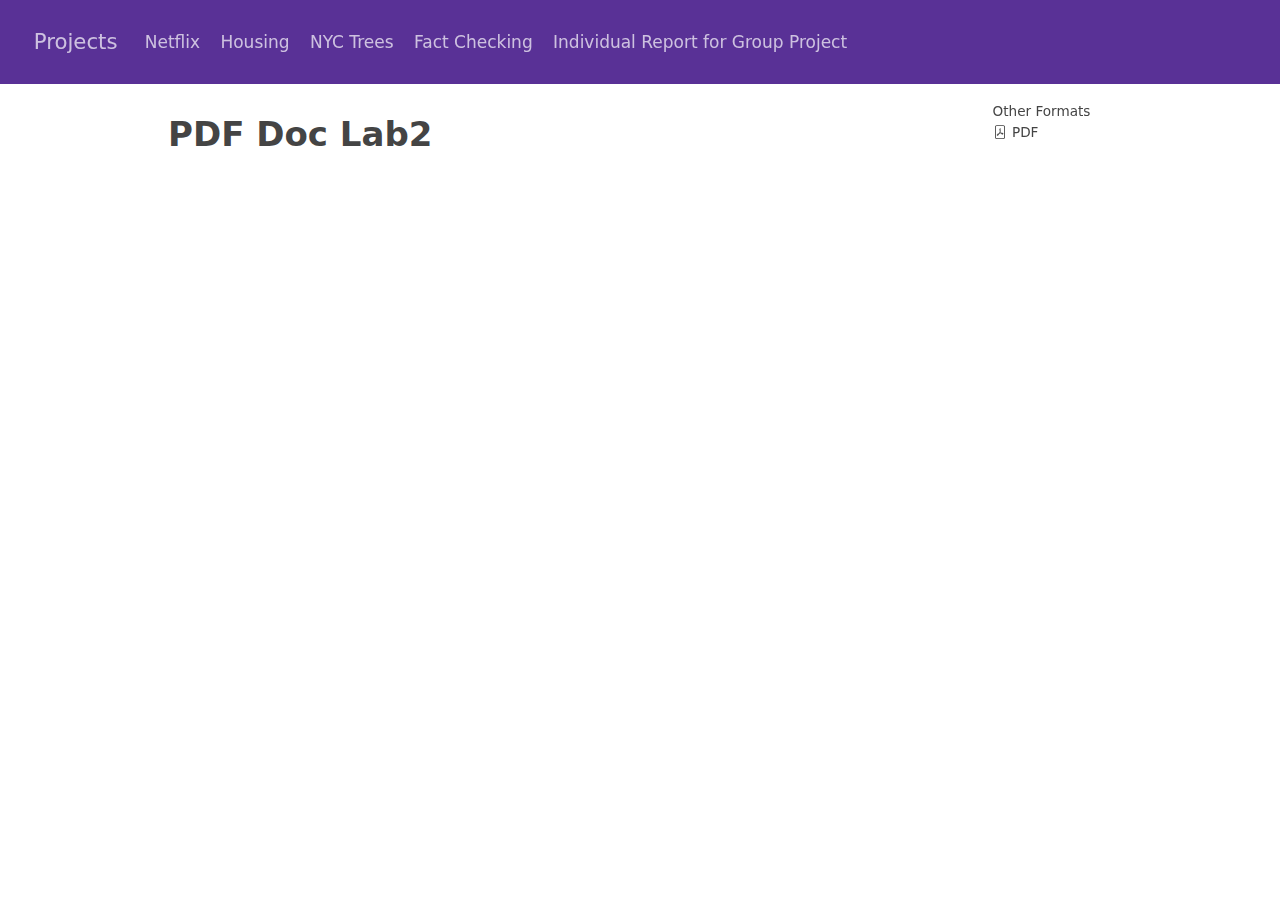
<file: docs/PDF Doc Lab2.html>
<!DOCTYPE html>
<html xmlns="http://www.w3.org/1999/xhtml" lang="en" xml:lang="en"><head>

<meta charset="utf-8">
<meta name="generator" content="quarto-1.8.25">

<meta name="viewport" content="width=device-width, initial-scale=1.0, user-scalable=yes">


<title>PDF Doc Lab2 – Projects</title>
<style>
code{white-space: pre-wrap;}
span.smallcaps{font-variant: small-caps;}
div.columns{display: flex; gap: min(4vw, 1.5em);}
div.column{flex: auto; overflow-x: auto;}
div.hanging-indent{margin-left: 1.5em; text-indent: -1.5em;}
ul.task-list{list-style: none;}
ul.task-list li input[type="checkbox"] {
  width: 0.8em;
  margin: 0 0.8em 0.2em -1em; /* quarto-specific, see https://github.com/quarto-dev/quarto-cli/issues/4556 */ 
  vertical-align: middle;
}
</style>


<script src="site_libs/quarto-nav/quarto-nav.js"></script>
<script src="site_libs/quarto-nav/headroom.min.js"></script>
<script src="site_libs/clipboard/clipboard.min.js"></script>
<script src="site_libs/quarto-search/autocomplete.umd.js"></script>
<script src="site_libs/quarto-search/fuse.min.js"></script>
<script src="site_libs/quarto-search/quarto-search.js"></script>
<meta name="quarto:offset" content="./">
<script src="site_libs/quarto-html/quarto.js" type="module"></script>
<script src="site_libs/quarto-html/tabsets/tabsets.js" type="module"></script>
<script src="site_libs/quarto-html/axe/axe-check.js" type="module"></script>
<script src="site_libs/quarto-html/popper.min.js"></script>
<script src="site_libs/quarto-html/tippy.umd.min.js"></script>
<script src="site_libs/quarto-html/anchor.min.js"></script>
<link href="site_libs/quarto-html/tippy.css" rel="stylesheet">
<link href="site_libs/quarto-html/quarto-syntax-highlighting-7b89279ff1a6dce999919e0e67d4d9ec.css" rel="stylesheet" id="quarto-text-highlighting-styles">
<script src="site_libs/bootstrap/bootstrap.min.js"></script>
<link href="site_libs/bootstrap/bootstrap-icons.css" rel="stylesheet">
<link href="site_libs/bootstrap/bootstrap-5657dfa6c17a855b02079790714f0f49.min.css" rel="stylesheet" append-hash="true" id="quarto-bootstrap" data-mode="light">
<script id="quarto-search-options" type="application/json">{
  "location": "navbar",
  "copy-button": false,
  "collapse-after": 3,
  "panel-placement": "end",
  "type": "overlay",
  "limit": 50,
  "keyboard-shortcut": [
    "f",
    "/",
    "s"
  ],
  "show-item-context": false,
  "language": {
    "search-no-results-text": "No results",
    "search-matching-documents-text": "matching documents",
    "search-copy-link-title": "Copy link to search",
    "search-hide-matches-text": "Hide additional matches",
    "search-more-match-text": "more match in this document",
    "search-more-matches-text": "more matches in this document",
    "search-clear-button-title": "Clear",
    "search-text-placeholder": "",
    "search-detached-cancel-button-title": "Cancel",
    "search-submit-button-title": "Submit",
    "search-label": "Search"
  }
}</script>


</head>

<body class="nav-fixed quarto-light">

<div id="quarto-search-results"></div>
  <header id="quarto-header" class="headroom fixed-top">
    <nav class="navbar navbar-expand-lg " data-bs-theme="dark">
      <div class="navbar-container container-fluid">
      <div class="navbar-brand-container mx-auto">
    <a href="./index.html" class="navbar-brand navbar-brand-logo">
    </a>
    <a class="navbar-brand" href="./index.html">
    <span class="navbar-title">Projects</span>
    </a>
  </div>
          <button class="navbar-toggler" type="button" data-bs-toggle="collapse" data-bs-target="#navbarCollapse" aria-controls="navbarCollapse" role="menu" aria-expanded="false" aria-label="Toggle navigation" onclick="if (window.quartoToggleHeadroom) { window.quartoToggleHeadroom(); }">
  <span class="navbar-toggler-icon"></span>
</button>
          <div class="collapse navbar-collapse" id="navbarCollapse">
            <ul class="navbar-nav navbar-nav-scroll me-auto">
  <li class="nav-item">
    <a class="nav-link" href="./netflix.html"> 
<span class="menu-text">Netflix</span></a>
  </li>  
  <li class="nav-item">
    <a class="nav-link" href="./housing.html"> 
<span class="menu-text">Housing</span></a>
  </li>  
  <li class="nav-item">
    <a class="nav-link" href="./nytrees.html"> 
<span class="menu-text">NYC Trees</span></a>
  </li>  
  <li class="nav-item">
    <a class="nav-link" href="./facts.html"> 
<span class="menu-text">Fact Checking</span></a>
  </li>  
  <li class="nav-item">
    <a class="nav-link" href="./individual-report.html"> 
<span class="menu-text">Individual Report for Group Project</span></a>
  </li>  
</ul>
          </div> <!-- /navcollapse -->
            <div class="quarto-navbar-tools">
</div>
      </div> <!-- /container-fluid -->
    </nav>
</header>
<!-- content -->
<div id="quarto-content" class="quarto-container page-columns page-rows-contents page-layout-article page-navbar">
<!-- sidebar -->
<!-- margin-sidebar -->
    <div id="quarto-margin-sidebar" class="sidebar margin-sidebar">
    <div class="quarto-alternate-formats"><h2>Other Formats</h2><ul><li><a href="PDF-Doc-Lab2.pdf"><i class="bi bi-file-pdf"></i>PDF</a></li></ul></div></div>
<!-- main -->
<main class="content" id="quarto-document-content">

<header id="title-block-header" class="quarto-title-block default">
<div class="quarto-title">
<h1 class="title">PDF Doc Lab2</h1>
</div>



<div class="quarto-title-meta">

    
  
    
  </div>
  


</header>





</main> <!-- /main -->
<script id="quarto-html-after-body" type="application/javascript">
  window.document.addEventListener("DOMContentLoaded", function (event) {
    const icon = "";
    const anchorJS = new window.AnchorJS();
    anchorJS.options = {
      placement: 'right',
      icon: icon
    };
    anchorJS.add('.anchored');
    const isCodeAnnotation = (el) => {
      for (const clz of el.classList) {
        if (clz.startsWith('code-annotation-')) {                     
          return true;
        }
      }
      return false;
    }
    const onCopySuccess = function(e) {
      // button target
      const button = e.trigger;
      // don't keep focus
      button.blur();
      // flash "checked"
      button.classList.add('code-copy-button-checked');
      var currentTitle = button.getAttribute("title");
      button.setAttribute("title", "Copied!");
      let tooltip;
      if (window.bootstrap) {
        button.setAttribute("data-bs-toggle", "tooltip");
        button.setAttribute("data-bs-placement", "left");
        button.setAttribute("data-bs-title", "Copied!");
        tooltip = new bootstrap.Tooltip(button, 
          { trigger: "manual", 
            customClass: "code-copy-button-tooltip",
            offset: [0, -8]});
        tooltip.show();    
      }
      setTimeout(function() {
        if (tooltip) {
          tooltip.hide();
          button.removeAttribute("data-bs-title");
          button.removeAttribute("data-bs-toggle");
          button.removeAttribute("data-bs-placement");
        }
        button.setAttribute("title", currentTitle);
        button.classList.remove('code-copy-button-checked');
      }, 1000);
      // clear code selection
      e.clearSelection();
    }
    const getTextToCopy = function(trigger) {
      const outerScaffold = trigger.parentElement.cloneNode(true);
      const codeEl = outerScaffold.querySelector('code');
      for (const childEl of codeEl.children) {
        if (isCodeAnnotation(childEl)) {
          childEl.remove();
        }
      }
      return codeEl.innerText;
    }
    const clipboard = new window.ClipboardJS('.code-copy-button:not([data-in-quarto-modal])', {
      text: getTextToCopy
    });
    clipboard.on('success', onCopySuccess);
    if (window.document.getElementById('quarto-embedded-source-code-modal')) {
      const clipboardModal = new window.ClipboardJS('.code-copy-button[data-in-quarto-modal]', {
        text: getTextToCopy,
        container: window.document.getElementById('quarto-embedded-source-code-modal')
      });
      clipboardModal.on('success', onCopySuccess);
    }
      var localhostRegex = new RegExp(/^(?:http|https):\/\/localhost\:?[0-9]*\//);
      var mailtoRegex = new RegExp(/^mailto:/);
        var filterRegex = new RegExp("https:\/\/tylerml71\.github\.io");
      var isInternal = (href) => {
          return filterRegex.test(href) || localhostRegex.test(href) || mailtoRegex.test(href);
      }
      // Inspect non-navigation links and adorn them if external
     var links = window.document.querySelectorAll('a[href]:not(.nav-link):not(.navbar-brand):not(.toc-action):not(.sidebar-link):not(.sidebar-item-toggle):not(.pagination-link):not(.no-external):not([aria-hidden]):not(.dropdown-item):not(.quarto-navigation-tool):not(.about-link)');
      for (var i=0; i<links.length; i++) {
        const link = links[i];
        if (!isInternal(link.href)) {
          // undo the damage that might have been done by quarto-nav.js in the case of
          // links that we want to consider external
          if (link.dataset.originalHref !== undefined) {
            link.href = link.dataset.originalHref;
          }
        }
      }
    function tippyHover(el, contentFn, onTriggerFn, onUntriggerFn) {
      const config = {
        allowHTML: true,
        maxWidth: 500,
        delay: 100,
        arrow: false,
        appendTo: function(el) {
            return el.parentElement;
        },
        interactive: true,
        interactiveBorder: 10,
        theme: 'quarto',
        placement: 'bottom-start',
      };
      if (contentFn) {
        config.content = contentFn;
      }
      if (onTriggerFn) {
        config.onTrigger = onTriggerFn;
      }
      if (onUntriggerFn) {
        config.onUntrigger = onUntriggerFn;
      }
      window.tippy(el, config); 
    }
    const noterefs = window.document.querySelectorAll('a[role="doc-noteref"]');
    for (var i=0; i<noterefs.length; i++) {
      const ref = noterefs[i];
      tippyHover(ref, function() {
        // use id or data attribute instead here
        let href = ref.getAttribute('data-footnote-href') || ref.getAttribute('href');
        try { href = new URL(href).hash; } catch {}
        const id = href.replace(/^#\/?/, "");
        const note = window.document.getElementById(id);
        if (note) {
          return note.innerHTML;
        } else {
          return "";
        }
      });
    }
    const xrefs = window.document.querySelectorAll('a.quarto-xref');
    const processXRef = (id, note) => {
      // Strip column container classes
      const stripColumnClz = (el) => {
        el.classList.remove("page-full", "page-columns");
        if (el.children) {
          for (const child of el.children) {
            stripColumnClz(child);
          }
        }
      }
      stripColumnClz(note)
      if (id === null || id.startsWith('sec-')) {
        // Special case sections, only their first couple elements
        const container = document.createElement("div");
        if (note.children && note.children.length > 2) {
          container.appendChild(note.children[0].cloneNode(true));
          for (let i = 1; i < note.children.length; i++) {
            const child = note.children[i];
            if (child.tagName === "P" && child.innerText === "") {
              continue;
            } else {
              container.appendChild(child.cloneNode(true));
              break;
            }
          }
          if (window.Quarto?.typesetMath) {
            window.Quarto.typesetMath(container);
          }
          return container.innerHTML
        } else {
          if (window.Quarto?.typesetMath) {
            window.Quarto.typesetMath(note);
          }
          return note.innerHTML;
        }
      } else {
        // Remove any anchor links if they are present
        const anchorLink = note.querySelector('a.anchorjs-link');
        if (anchorLink) {
          anchorLink.remove();
        }
        if (window.Quarto?.typesetMath) {
          window.Quarto.typesetMath(note);
        }
        if (note.classList.contains("callout")) {
          return note.outerHTML;
        } else {
          return note.innerHTML;
        }
      }
    }
    for (var i=0; i<xrefs.length; i++) {
      const xref = xrefs[i];
      tippyHover(xref, undefined, function(instance) {
        instance.disable();
        let url = xref.getAttribute('href');
        let hash = undefined; 
        if (url.startsWith('#')) {
          hash = url;
        } else {
          try { hash = new URL(url).hash; } catch {}
        }
        if (hash) {
          const id = hash.replace(/^#\/?/, "");
          const note = window.document.getElementById(id);
          if (note !== null) {
            try {
              const html = processXRef(id, note.cloneNode(true));
              instance.setContent(html);
            } finally {
              instance.enable();
              instance.show();
            }
          } else {
            // See if we can fetch this
            fetch(url.split('#')[0])
            .then(res => res.text())
            .then(html => {
              const parser = new DOMParser();
              const htmlDoc = parser.parseFromString(html, "text/html");
              const note = htmlDoc.getElementById(id);
              if (note !== null) {
                const html = processXRef(id, note);
                instance.setContent(html);
              } 
            }).finally(() => {
              instance.enable();
              instance.show();
            });
          }
        } else {
          // See if we can fetch a full url (with no hash to target)
          // This is a special case and we should probably do some content thinning / targeting
          fetch(url)
          .then(res => res.text())
          .then(html => {
            const parser = new DOMParser();
            const htmlDoc = parser.parseFromString(html, "text/html");
            const note = htmlDoc.querySelector('main.content');
            if (note !== null) {
              // This should only happen for chapter cross references
              // (since there is no id in the URL)
              // remove the first header
              if (note.children.length > 0 && note.children[0].tagName === "HEADER") {
                note.children[0].remove();
              }
              const html = processXRef(null, note);
              instance.setContent(html);
            } 
          }).finally(() => {
            instance.enable();
            instance.show();
          });
        }
      }, function(instance) {
      });
    }
        let selectedAnnoteEl;
        const selectorForAnnotation = ( cell, annotation) => {
          let cellAttr = 'data-code-cell="' + cell + '"';
          let lineAttr = 'data-code-annotation="' +  annotation + '"';
          const selector = 'span[' + cellAttr + '][' + lineAttr + ']';
          return selector;
        }
        const selectCodeLines = (annoteEl) => {
          const doc = window.document;
          const targetCell = annoteEl.getAttribute("data-target-cell");
          const targetAnnotation = annoteEl.getAttribute("data-target-annotation");
          const annoteSpan = window.document.querySelector(selectorForAnnotation(targetCell, targetAnnotation));
          const lines = annoteSpan.getAttribute("data-code-lines").split(",");
          const lineIds = lines.map((line) => {
            return targetCell + "-" + line;
          })
          let top = null;
          let height = null;
          let parent = null;
          if (lineIds.length > 0) {
              //compute the position of the single el (top and bottom and make a div)
              const el = window.document.getElementById(lineIds[0]);
              top = el.offsetTop;
              height = el.offsetHeight;
              parent = el.parentElement.parentElement;
            if (lineIds.length > 1) {
              const lastEl = window.document.getElementById(lineIds[lineIds.length - 1]);
              const bottom = lastEl.offsetTop + lastEl.offsetHeight;
              height = bottom - top;
            }
            if (top !== null && height !== null && parent !== null) {
              // cook up a div (if necessary) and position it 
              let div = window.document.getElementById("code-annotation-line-highlight");
              if (div === null) {
                div = window.document.createElement("div");
                div.setAttribute("id", "code-annotation-line-highlight");
                div.style.position = 'absolute';
                parent.appendChild(div);
              }
              div.style.top = top - 2 + "px";
              div.style.height = height + 4 + "px";
              div.style.left = 0;
              let gutterDiv = window.document.getElementById("code-annotation-line-highlight-gutter");
              if (gutterDiv === null) {
                gutterDiv = window.document.createElement("div");
                gutterDiv.setAttribute("id", "code-annotation-line-highlight-gutter");
                gutterDiv.style.position = 'absolute';
                const codeCell = window.document.getElementById(targetCell);
                const gutter = codeCell.querySelector('.code-annotation-gutter');
                gutter.appendChild(gutterDiv);
              }
              gutterDiv.style.top = top - 2 + "px";
              gutterDiv.style.height = height + 4 + "px";
            }
            selectedAnnoteEl = annoteEl;
          }
        };
        const unselectCodeLines = () => {
          const elementsIds = ["code-annotation-line-highlight", "code-annotation-line-highlight-gutter"];
          elementsIds.forEach((elId) => {
            const div = window.document.getElementById(elId);
            if (div) {
              div.remove();
            }
          });
          selectedAnnoteEl = undefined;
        };
          // Handle positioning of the toggle
      window.addEventListener(
        "resize",
        throttle(() => {
          elRect = undefined;
          if (selectedAnnoteEl) {
            selectCodeLines(selectedAnnoteEl);
          }
        }, 10)
      );
      function throttle(fn, ms) {
      let throttle = false;
      let timer;
        return (...args) => {
          if(!throttle) { // first call gets through
              fn.apply(this, args);
              throttle = true;
          } else { // all the others get throttled
              if(timer) clearTimeout(timer); // cancel #2
              timer = setTimeout(() => {
                fn.apply(this, args);
                timer = throttle = false;
              }, ms);
          }
        };
      }
        // Attach click handler to the DT
        const annoteDls = window.document.querySelectorAll('dt[data-target-cell]');
        for (const annoteDlNode of annoteDls) {
          annoteDlNode.addEventListener('click', (event) => {
            const clickedEl = event.target;
            if (clickedEl !== selectedAnnoteEl) {
              unselectCodeLines();
              const activeEl = window.document.querySelector('dt[data-target-cell].code-annotation-active');
              if (activeEl) {
                activeEl.classList.remove('code-annotation-active');
              }
              selectCodeLines(clickedEl);
              clickedEl.classList.add('code-annotation-active');
            } else {
              // Unselect the line
              unselectCodeLines();
              clickedEl.classList.remove('code-annotation-active');
            }
          });
        }
    const findCites = (el) => {
      const parentEl = el.parentElement;
      if (parentEl) {
        const cites = parentEl.dataset.cites;
        if (cites) {
          return {
            el,
            cites: cites.split(' ')
          };
        } else {
          return findCites(el.parentElement)
        }
      } else {
        return undefined;
      }
    };
    var bibliorefs = window.document.querySelectorAll('a[role="doc-biblioref"]');
    for (var i=0; i<bibliorefs.length; i++) {
      const ref = bibliorefs[i];
      const citeInfo = findCites(ref);
      if (citeInfo) {
        tippyHover(citeInfo.el, function() {
          var popup = window.document.createElement('div');
          citeInfo.cites.forEach(function(cite) {
            var citeDiv = window.document.createElement('div');
            citeDiv.classList.add('hanging-indent');
            citeDiv.classList.add('csl-entry');
            var biblioDiv = window.document.getElementById('ref-' + cite);
            if (biblioDiv) {
              citeDiv.innerHTML = biblioDiv.innerHTML;
            }
            popup.appendChild(citeDiv);
          });
          return popup.innerHTML;
        });
      }
    }
  });
  </script>
</div> <!-- /content -->




</body></html>
</file>
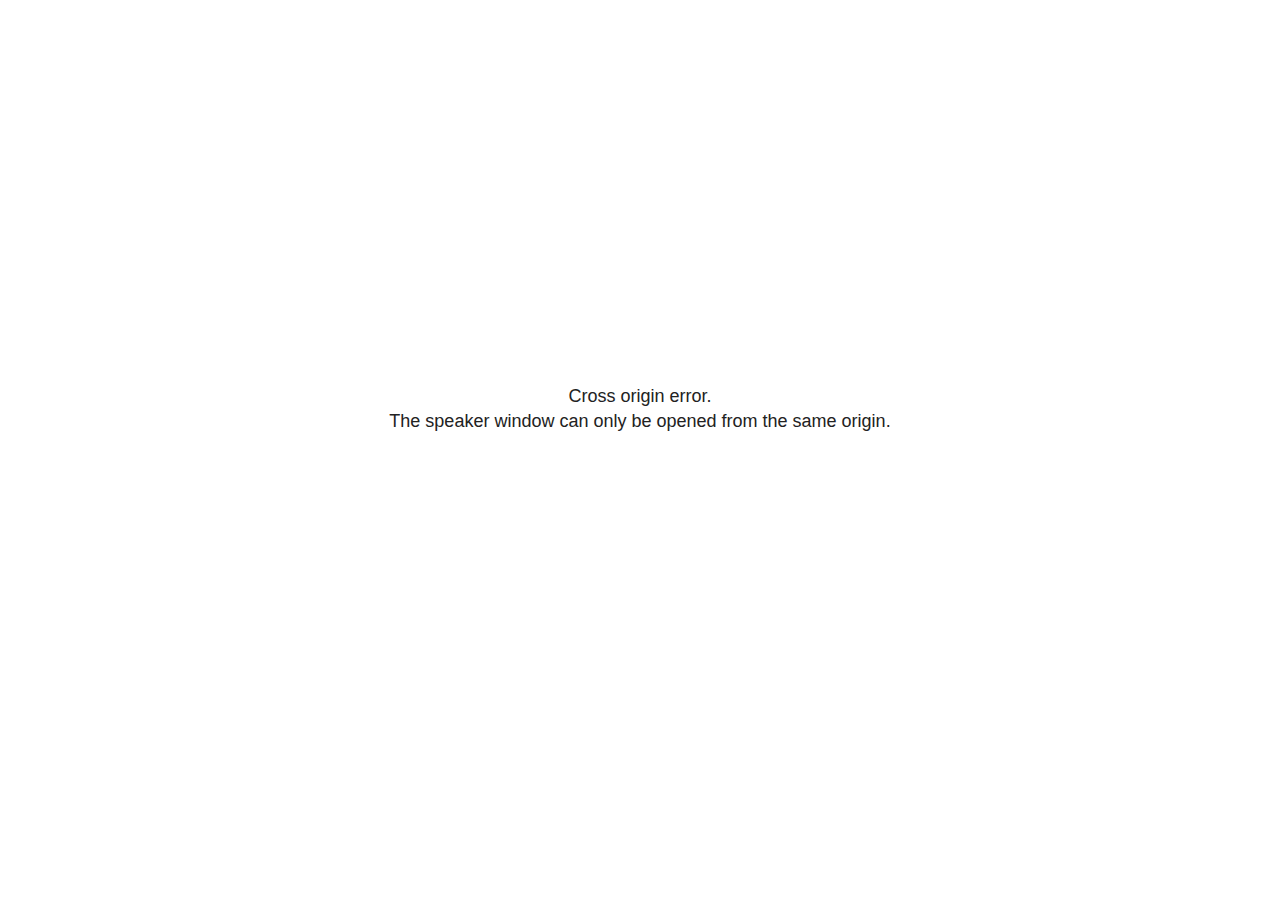
<file: docs/site_libs/revealjs/plugin/notes/speaker-view.html>
<!--
	NOTE: You need to build the notes plugin after making changes to this file.
-->
<html lang="en">
	<head>
		<meta charset="utf-8">

		<title>reveal.js - Speaker View</title>

		<style>
			body {
				font-family: Helvetica;
				font-size: 18px;
			}

			#current-slide,
			#upcoming-slide,
			#speaker-controls {
				padding: 6px;
				box-sizing: border-box;
				-moz-box-sizing: border-box;
			}

			#current-slide iframe,
			#upcoming-slide iframe {
				width: 100%;
				height: 100%;
				border: 1px solid #ddd;
			}

			#current-slide .label,
			#upcoming-slide .label {
				position: absolute;
				top: 10px;
				left: 10px;
				z-index: 2;
			}

			#connection-status {
				position: absolute;
				top: 0;
				left: 0;
				width: 100%;
				height: 100%;
				z-index: 20;
				padding: 30% 20% 20% 20%;
				font-size: 18px;
				color: #222;
				background: #fff;
				text-align: center;
				box-sizing: border-box;
				line-height: 1.4;
			}

			.overlay-element {
				height: 34px;
				line-height: 34px;
				padding: 0 10px;
				text-shadow: none;
				background: rgba( 220, 220, 220, 0.8 );
				color: #222;
				font-size: 14px;
			}

			.overlay-element.interactive:hover {
				background: rgba( 220, 220, 220, 1 );
			}

			#current-slide {
				position: absolute;
				width: 60%;
				height: 100%;
				top: 0;
				left: 0;
				padding-right: 0;
			}

			#upcoming-slide {
				position: absolute;
				width: 40%;
				height: 40%;
				right: 0;
				top: 0;
			}

			/* Speaker controls */
			#speaker-controls {
				position: absolute;
				top: 40%;
				right: 0;
				width: 40%;
				height: 60%;
				overflow: auto;
				font-size: 18px;
			}

				.speaker-controls-time.hidden,
				.speaker-controls-notes.hidden {
					display: none;
				}

				.speaker-controls-time .label,
				.speaker-controls-pace .label,
				.speaker-controls-notes .label {
					text-transform: uppercase;
					font-weight: normal;
					font-size: 0.66em;
					color: #666;
					margin: 0;
				}

				.speaker-controls-time, .speaker-controls-pace {
					border-bottom: 1px solid rgba( 200, 200, 200, 0.5 );
					margin-bottom: 10px;
					padding: 10px 16px;
					padding-bottom: 20px;
					cursor: pointer;
				}

				.speaker-controls-time .reset-button {
					opacity: 0;
					float: right;
					color: #666;
					text-decoration: none;
				}
				.speaker-controls-time:hover .reset-button {
					opacity: 1;
				}

				.speaker-controls-time .timer,
				.speaker-controls-time .clock {
					width: 50%;
				}

				.speaker-controls-time .timer,
				.speaker-controls-time .clock,
				.speaker-controls-time .pacing .hours-value,
				.speaker-controls-time .pacing .minutes-value,
				.speaker-controls-time .pacing .seconds-value {
					font-size: 1.9em;
				}

				.speaker-controls-time .timer {
					float: left;
				}

				.speaker-controls-time .clock {
					float: right;
					text-align: right;
				}

				.speaker-controls-time span.mute {
					opacity: 0.3;
				}

				.speaker-controls-time .pacing-title {
					margin-top: 5px;
				}

				.speaker-controls-time .pacing.ahead {
					color: blue;
				}

				.speaker-controls-time .pacing.on-track {
					color: green;
				}

				.speaker-controls-time .pacing.behind {
					color: red;
				}

				.speaker-controls-notes {
					padding: 10px 16px;
				}

				.speaker-controls-notes .value {
					margin-top: 5px;
					line-height: 1.4;
					font-size: 1.2em;
				}

			/* Layout selector */
			#speaker-layout {
				position: absolute;
				top: 10px;
				right: 10px;
				color: #222;
				z-index: 10;
			}
				#speaker-layout select {
					position: absolute;
					width: 100%;
					height: 100%;
					top: 0;
					left: 0;
					border: 0;
					box-shadow: 0;
					cursor: pointer;
					opacity: 0;

					font-size: 1em;
					background-color: transparent;

					-moz-appearance: none;
					-webkit-appearance: none;
					-webkit-tap-highlight-color: rgba(0, 0, 0, 0);
				}

				#speaker-layout select:focus {
					outline: none;
					box-shadow: none;
				}

			.clear {
				clear: both;
			}

			/* Speaker layout: Wide */
			body[data-speaker-layout="wide"] #current-slide,
			body[data-speaker-layout="wide"] #upcoming-slide {
				width: 50%;
				height: 45%;
				padding: 6px;
			}

			body[data-speaker-layout="wide"] #current-slide {
				top: 0;
				left: 0;
			}

			body[data-speaker-layout="wide"] #upcoming-slide {
				top: 0;
				left: 50%;
			}

			body[data-speaker-layout="wide"] #speaker-controls {
				top: 45%;
				left: 0;
				width: 100%;
				height: 50%;
				font-size: 1.25em;
			}

			/* Speaker layout: Tall */
			body[data-speaker-layout="tall"] #current-slide,
			body[data-speaker-layout="tall"] #upcoming-slide {
				width: 45%;
				height: 50%;
				padding: 6px;
			}

			body[data-speaker-layout="tall"] #current-slide {
				top: 0;
				left: 0;
			}

			body[data-speaker-layout="tall"] #upcoming-slide {
				top: 50%;
				left: 0;
			}

			body[data-speaker-layout="tall"] #speaker-controls {
				padding-top: 40px;
				top: 0;
				left: 45%;
				width: 55%;
				height: 100%;
				font-size: 1.25em;
			}

			/* Speaker layout: Notes only */
			body[data-speaker-layout="notes-only"] #current-slide,
			body[data-speaker-layout="notes-only"] #upcoming-slide {
				display: none;
			}

			body[data-speaker-layout="notes-only"] #speaker-controls {
				padding-top: 40px;
				top: 0;
				left: 0;
				width: 100%;
				height: 100%;
				font-size: 1.25em;
			}

			@media screen and (max-width: 1080px) {
				body[data-speaker-layout="default"] #speaker-controls {
					font-size: 16px;
				}
			}

			@media screen and (max-width: 900px) {
				body[data-speaker-layout="default"] #speaker-controls {
					font-size: 14px;
				}
			}

			@media screen and (max-width: 800px) {
				body[data-speaker-layout="default"] #speaker-controls {
					font-size: 12px;
				}
			}

		</style>
	</head>

	<body>

		<div id="connection-status">Loading speaker view...</div>

		<div id="current-slide"></div>
		<div id="upcoming-slide"><span class="overlay-element label">Upcoming</span></div>
		<div id="speaker-controls">
			<div class="speaker-controls-time">
				<h4 class="label">Time <span class="reset-button">Click to Reset</span></h4>
				<div class="clock">
					<span class="clock-value">0:00 AM</span>
				</div>
				<div class="timer">
					<span class="hours-value">00</span><span class="minutes-value">:00</span><span class="seconds-value">:00</span>
				</div>
				<div class="clear"></div>

				<h4 class="label pacing-title" style="display: none">Pacing – Time to finish current slide</h4>
				<div class="pacing" style="display: none">
					<span class="hours-value">00</span><span class="minutes-value">:00</span><span class="seconds-value">:00</span>
				</div>
			</div>

			<div class="speaker-controls-notes hidden">
				<h4 class="label">Notes</h4>
				<div class="value"></div>
			</div>
		</div>
		<div id="speaker-layout" class="overlay-element interactive">
			<span class="speaker-layout-label"></span>
			<select class="speaker-layout-dropdown"></select>
		</div>

		<script>

			(function() {

				var notes,
					notesValue,
					currentState,
					currentSlide,
					upcomingSlide,
					layoutLabel,
					layoutDropdown,
					pendingCalls = {},
					lastRevealApiCallId = 0,
					connected = false

				var connectionStatus = document.querySelector( '#connection-status' );

				var SPEAKER_LAYOUTS = {
					'default': 'Default',
					'wide': 'Wide',
					'tall': 'Tall',
					'notes-only': 'Notes only'
				};

				setupLayout();

				let openerOrigin;

				try {
					openerOrigin = window.opener.location.origin;
				}
				catch ( error ) { console.warn( error ) }

				// In order to prevent XSS, the speaker view will only run if its
				// opener has the same origin as itself
				if( window.location.origin !== openerOrigin ) {
					connectionStatus.innerHTML = 'Cross origin error.<br>The speaker window can only be opened from the same origin.';
					return;
				}

				var connectionTimeout = setTimeout( function() {
					connectionStatus.innerHTML = 'Error connecting to main window.<br>Please try closing and reopening the speaker view.';
				}, 5000 );

				window.addEventListener( 'message', function( event ) {

					// Validate the origin of all messages to avoid parsing messages
					// that aren't meant for us. Ignore when running off file:// so
					// that the speaker view continues to work without a web server.
					if( window.location.origin !== event.origin && window.location.origin !== 'file://' ) {
						return
					}

					clearTimeout( connectionTimeout );
					connectionStatus.style.display = 'none';

					var data = JSON.parse( event.data );

					// The overview mode is only useful to the reveal.js instance
					// where navigation occurs so we don't sync it
					if( data.state ) delete data.state.overview;

					// Messages sent by the notes plugin inside of the main window
					if( data && data.namespace === 'reveal-notes' ) {
						if( data.type === 'connect' ) {
							handleConnectMessage( data );
						}
						else if( data.type === 'state' ) {
							handleStateMessage( data );
						}
						else if( data.type === 'return' ) {
							pendingCalls[data.callId](data.result);
							delete pendingCalls[data.callId];
						}
					}
					// Messages sent by the reveal.js inside of the current slide preview
					else if( data && data.namespace === 'reveal' ) {
						if( /ready/.test( data.eventName ) ) {
							// Send a message back to notify that the handshake is complete
							window.opener.postMessage( JSON.stringify({ namespace: 'reveal-notes', type: 'connected'} ), '*' );
						}
						else if( /slidechanged|fragmentshown|fragmenthidden|paused|resumed/.test( data.eventName ) && currentState !== JSON.stringify( data.state ) ) {

							dispatchStateToMainWindow( data.state );

						}
					}

				} );

				/**
				 * Updates the presentation in the main window to match the state
				 * of the presentation in the notes window.
				 */
				const dispatchStateToMainWindow = debounce(( state ) => {
					window.opener.postMessage( JSON.stringify({ method: 'setState', args: [ state ]} ), '*' );
				}, 500);

				/**
				 * Asynchronously calls the Reveal.js API of the main frame.
				 */
				function callRevealApi( methodName, methodArguments, callback ) {

					var callId = ++lastRevealApiCallId;
					pendingCalls[callId] = callback;
					window.opener.postMessage( JSON.stringify( {
						namespace: 'reveal-notes',
						type: 'call',
						callId: callId,
						methodName: methodName,
						arguments: methodArguments
					} ), '*' );

				}

				/**
				 * Called when the main window is trying to establish a
				 * connection.
				 */
				function handleConnectMessage( data ) {

					if( connected === false ) {
						connected = true;

						setupIframes( data );
						setupKeyboard();
						setupNotes();
						setupTimer();
						setupHeartbeat();
					}

				}

				/**
				 * Called when the main window sends an updated state.
				 */
				function handleStateMessage( data ) {

					// Store the most recently set state to avoid circular loops
					// applying the same state
					currentState = JSON.stringify( data.state );

					// No need for updating the notes in case of fragment changes
					if ( data.notes ) {
						notes.classList.remove( 'hidden' );
						notesValue.style.whiteSpace = data.whitespace;
						if( data.markdown ) {
							notesValue.innerHTML = marked( data.notes );
						}
						else {
							notesValue.innerHTML = data.notes;
						}
					}
					else {
						notes.classList.add( 'hidden' );
					}

					// Update the note slides
					currentSlide.contentWindow.postMessage( JSON.stringify({ method: 'setState', args: [ data.state ] }), '*' );
					upcomingSlide.contentWindow.postMessage( JSON.stringify({ method: 'setState', args: [ data.state ] }), '*' );
					upcomingSlide.contentWindow.postMessage( JSON.stringify({ method: 'next' }), '*' );

				}

				// Limit to max one state update per X ms
				handleStateMessage = debounce( handleStateMessage, 200 );

				/**
				 * Forward keyboard events to the current slide window.
				 * This enables keyboard events to work even if focus
				 * isn't set on the current slide iframe.
				 *
				 * Block F5 default handling, it reloads and disconnects
				 * the speaker notes window.
				 */
				function setupKeyboard() {

					document.addEventListener( 'keydown', function( event ) {
						if( event.keyCode === 116 || ( event.metaKey && event.keyCode === 82 ) ) {
							event.preventDefault();
							return false;
						}
						currentSlide.contentWindow.postMessage( JSON.stringify({ method: 'triggerKey', args: [ event.keyCode ] }), '*' );
					} );

				}

				/**
				 * Creates the preview iframes.
				 */
				function setupIframes( data ) {

					var params = [
						'receiver',
						'progress=false',
						'history=false',
						'transition=none',
						'autoSlide=0',
						'backgroundTransition=none'
					].join( '&' );

					var urlSeparator = /\?/.test(data.url) ? '&' : '?';
					var hash = '#/' + data.state.indexh + '/' + data.state.indexv;
					var currentURL = data.url + urlSeparator + params + '&scrollActivationWidth=false&postMessageEvents=true' + hash;
					var upcomingURL = data.url + urlSeparator + params + '&scrollActivationWidth=false&controls=false' + hash;

					currentSlide = document.createElement( 'iframe' );
					currentSlide.setAttribute( 'width', 1280 );
					currentSlide.setAttribute( 'height', 1024 );
					currentSlide.setAttribute( 'src', currentURL );
					document.querySelector( '#current-slide' ).appendChild( currentSlide );

					upcomingSlide = document.createElement( 'iframe' );
					upcomingSlide.setAttribute( 'width', 640 );
					upcomingSlide.setAttribute( 'height', 512 );
					upcomingSlide.setAttribute( 'src', upcomingURL );
					document.querySelector( '#upcoming-slide' ).appendChild( upcomingSlide );

				}

				/**
				 * Setup the notes UI.
				 */
				function setupNotes() {

					notes = document.querySelector( '.speaker-controls-notes' );
					notesValue = document.querySelector( '.speaker-controls-notes .value' );

				}

				/**
				 * We send out a heartbeat at all times to ensure we can
				 * reconnect with the main presentation window after reloads.
				 */
				function setupHeartbeat() {

					setInterval( () => {
						window.opener.postMessage( JSON.stringify({ namespace: 'reveal-notes', type: 'heartbeat'} ), '*' );
					}, 1000 );

				}

				function getTimings( callback ) {

					callRevealApi( 'getSlidesAttributes', [], function ( slideAttributes ) {
						callRevealApi( 'getConfig', [], function ( config ) {
							var totalTime = config.totalTime;
							var minTimePerSlide = config.minimumTimePerSlide || 0;
							var defaultTiming = config.defaultTiming;
							if ((defaultTiming == null) && (totalTime == null)) {
								callback(null);
								return;
							}
							// Setting totalTime overrides defaultTiming
							if (totalTime) {
								defaultTiming = 0;
							}
							var timings = [];
							for ( var i in slideAttributes ) {
								var slide = slideAttributes[ i ];
								var timing = defaultTiming;
								if( slide.hasOwnProperty( 'data-timing' )) {
									var t = slide[ 'data-timing' ];
									timing = parseInt(t);
									if( isNaN(timing) ) {
										console.warn("Could not parse timing '" + t + "' of slide " + i + "; using default of " + defaultTiming);
										timing = defaultTiming;
									}
								}
								timings.push(timing);
							}
							if ( totalTime ) {
								// After we've allocated time to individual slides, we summarize it and
								// subtract it from the total time
								var remainingTime = totalTime - timings.reduce( function(a, b) { return a + b; }, 0 );
								// The remaining time is divided by the number of slides that have 0 seconds
								// allocated at the moment, giving the average time-per-slide on the remaining slides
								var remainingSlides = (timings.filter( function(x) { return x == 0 }) ).length
								var timePerSlide = Math.round( remainingTime / remainingSlides, 0 )
								// And now we replace every zero-value timing with that average
								timings = timings.map( function(x) { return (x==0 ? timePerSlide : x) } );
							}
							var slidesUnderMinimum = timings.filter( function(x) { return (x < minTimePerSlide) } ).length
							if ( slidesUnderMinimum ) {
								message = "The pacing time for " + slidesUnderMinimum + " slide(s) is under the configured minimum of " + minTimePerSlide + " seconds. Check the data-timing attribute on individual slides, or consider increasing the totalTime or minimumTimePerSlide configuration options (or removing some slides).";
								alert(message);
							}
							callback( timings );
						} );
					} );

				}

				/**
				 * Return the number of seconds allocated for presenting
				 * all slides up to and including this one.
				 */
				function getTimeAllocated( timings, callback ) {

					callRevealApi( 'getSlidePastCount', [], function ( currentSlide ) {
						var allocated = 0;
						for (var i in timings.slice(0, currentSlide + 1)) {
							allocated += timings[i];
						}
						callback( allocated );
					} );

				}

				/**
				 * Create the timer and clock and start updating them
				 * at an interval.
				 */
				function setupTimer() {

					var start = new Date(),
					timeEl = document.querySelector( '.speaker-controls-time' ),
					clockEl = timeEl.querySelector( '.clock-value' ),
					hoursEl = timeEl.querySelector( '.hours-value' ),
					minutesEl = timeEl.querySelector( '.minutes-value' ),
					secondsEl = timeEl.querySelector( '.seconds-value' ),
					pacingTitleEl = timeEl.querySelector( '.pacing-title' ),
					pacingEl = timeEl.querySelector( '.pacing' ),
					pacingHoursEl = pacingEl.querySelector( '.hours-value' ),
					pacingMinutesEl = pacingEl.querySelector( '.minutes-value' ),
					pacingSecondsEl = pacingEl.querySelector( '.seconds-value' );

					var timings = null;
					getTimings( function ( _timings ) {

						timings = _timings;
						if (_timings !== null) {
							pacingTitleEl.style.removeProperty('display');
							pacingEl.style.removeProperty('display');
						}

						// Update once directly
						_updateTimer();

						// Then update every second
						setInterval( _updateTimer, 1000 );

					} );


					function _resetTimer() {

						if (timings == null) {
							start = new Date();
							_updateTimer();
						}
						else {
							// Reset timer to beginning of current slide
							getTimeAllocated( timings, function ( slideEndTimingSeconds ) {
								var slideEndTiming = slideEndTimingSeconds * 1000;
								callRevealApi( 'getSlidePastCount', [], function ( currentSlide ) {
									var currentSlideTiming = timings[currentSlide] * 1000;
									var previousSlidesTiming = slideEndTiming - currentSlideTiming;
									var now = new Date();
									start = new Date(now.getTime() - previousSlidesTiming);
									_updateTimer();
								} );
							} );
						}

					}

					timeEl.addEventListener( 'click', function() {
						_resetTimer();
						return false;
					} );

					function _displayTime( hrEl, minEl, secEl, time) {

						var sign = Math.sign(time) == -1 ? "-" : "";
						time = Math.abs(Math.round(time / 1000));
						var seconds = time % 60;
						var minutes = Math.floor( time / 60 ) % 60 ;
						var hours = Math.floor( time / ( 60 * 60 )) ;
						hrEl.innerHTML = sign + zeroPadInteger( hours );
						if (hours == 0) {
							hrEl.classList.add( 'mute' );
						}
						else {
							hrEl.classList.remove( 'mute' );
						}
						minEl.innerHTML = ':' + zeroPadInteger( minutes );
						if (hours == 0 && minutes == 0) {
							minEl.classList.add( 'mute' );
						}
						else {
							minEl.classList.remove( 'mute' );
						}
						secEl.innerHTML = ':' + zeroPadInteger( seconds );
					}

					function _updateTimer() {

						var diff, hours, minutes, seconds,
						now = new Date();

						diff = now.getTime() - start.getTime();

						clockEl.innerHTML = now.toLocaleTimeString( 'en-US', { hour12: true, hour: '2-digit', minute:'2-digit' } );
						_displayTime( hoursEl, minutesEl, secondsEl, diff );
						if (timings !== null) {
							_updatePacing(diff);
						}

					}

					function _updatePacing(diff) {

						getTimeAllocated( timings, function ( slideEndTimingSeconds ) {
							var slideEndTiming = slideEndTimingSeconds * 1000;

							callRevealApi( 'getSlidePastCount', [], function ( currentSlide ) {
								var currentSlideTiming = timings[currentSlide] * 1000;
								var timeLeftCurrentSlide = slideEndTiming - diff;
								if (timeLeftCurrentSlide < 0) {
									pacingEl.className = 'pacing behind';
								}
								else if (timeLeftCurrentSlide < currentSlideTiming) {
									pacingEl.className = 'pacing on-track';
								}
								else {
									pacingEl.className = 'pacing ahead';
								}
								_displayTime( pacingHoursEl, pacingMinutesEl, pacingSecondsEl, timeLeftCurrentSlide );
							} );
						} );
					}

				}

				/**
				 * Sets up the speaker view layout and layout selector.
				 */
				function setupLayout() {

					layoutDropdown = document.querySelector( '.speaker-layout-dropdown' );
					layoutLabel = document.querySelector( '.speaker-layout-label' );

					// Render the list of available layouts
					for( var id in SPEAKER_LAYOUTS ) {
						var option = document.createElement( 'option' );
						option.setAttribute( 'value', id );
						option.textContent = SPEAKER_LAYOUTS[ id ];
						layoutDropdown.appendChild( option );
					}

					// Monitor the dropdown for changes
					layoutDropdown.addEventListener( 'change', function( event ) {

						setLayout( layoutDropdown.value );

					}, false );

					// Restore any currently persisted layout
					setLayout( getLayout() );

				}

				/**
				 * Sets a new speaker view layout. The layout is persisted
				 * in local storage.
				 */
				function setLayout( value ) {

					var title = SPEAKER_LAYOUTS[ value ];

					layoutLabel.innerHTML = 'Layout' + ( title ? ( ': ' + title ) : '' );
					layoutDropdown.value = value;

					document.body.setAttribute( 'data-speaker-layout', value );

					// Persist locally
					if( supportsLocalStorage() ) {
						window.localStorage.setItem( 'reveal-speaker-layout', value );
					}

				}

				/**
				 * Returns the ID of the most recently set speaker layout
				 * or our default layout if none has been set.
				 */
				function getLayout() {

					if( supportsLocalStorage() ) {
						var layout = window.localStorage.getItem( 'reveal-speaker-layout' );
						if( layout ) {
							return layout;
						}
					}

					// Default to the first record in the layouts hash
					for( var id in SPEAKER_LAYOUTS ) {
						return id;
					}

				}

				function supportsLocalStorage() {

					try {
						localStorage.setItem('test', 'test');
						localStorage.removeItem('test');
						return true;
					}
					catch( e ) {
						return false;
					}

				}

				function zeroPadInteger( num ) {

					var str = '00' + parseInt( num );
					return str.substring( str.length - 2 );

				}

				/**
				 * Limits the frequency at which a function can be called.
				 */
				function debounce( fn, ms ) {

					var lastTime = 0,
						timeout;

					return function() {

						var args = arguments;
						var context = this;

						clearTimeout( timeout );

						var timeSinceLastCall = Date.now() - lastTime;
						if( timeSinceLastCall > ms ) {
							fn.apply( context, args );
							lastTime = Date.now();
						}
						else {
							timeout = setTimeout( function() {
								fn.apply( context, args );
								lastTime = Date.now();
							}, ms - timeSinceLastCall );
						}

					}

				}

			})();

		</script>
	</body>
</html>
</file>
<file: docs/site_libs/quarto-html/tippy.css>
.tippy-box[data-animation=fade][data-state=hidden]{opacity:0}[data-tippy-root]{max-width:calc(100vw - 10px)}.tippy-box{position:relative;background-color:#333;color:#fff;border-radius:4px;font-size:14px;line-height:1.4;white-space:normal;outline:0;transition-property:transform,visibility,opacity}.tippy-box[data-placement^=top]>.tippy-arrow{bottom:0}.tippy-box[data-placement^=top]>.tippy-arrow:before{bottom:-7px;left:0;border-width:8px 8px 0;border-top-color:initial;transform-origin:center top}.tippy-box[data-placement^=bottom]>.tippy-arrow{top:0}.tippy-box[data-placement^=bottom]>.tippy-arrow:before{top:-7px;left:0;border-width:0 8px 8px;border-bottom-color:initial;transform-origin:center bottom}.tippy-box[data-placement^=left]>.tippy-arrow{right:0}.tippy-box[data-placement^=left]>.tippy-arrow:before{border-width:8px 0 8px 8px;border-left-color:initial;right:-7px;transform-origin:center left}.tippy-box[data-placement^=right]>.tippy-arrow{left:0}.tippy-box[data-placement^=right]>.tippy-arrow:before{left:-7px;border-width:8px 8px 8px 0;border-right-color:initial;transform-origin:center right}.tippy-box[data-inertia][data-state=visible]{transition-timing-function:cubic-bezier(.54,1.5,.38,1.11)}.tippy-arrow{width:16px;height:16px;color:#333}.tippy-arrow:before{content:"";position:absolute;border-color:transparent;border-style:solid}.tippy-content{position:relative;padding:5px 9px;z-index:1}
</file>
<file: docs/site_libs/quarto-html/quarto-syntax-highlighting-7b89279ff1a6dce999919e0e67d4d9ec.css>
/* quarto syntax highlight colors */
:root {
  --quarto-hl-ot-color: #003B4F;
  --quarto-hl-at-color: #657422;
  --quarto-hl-ss-color: #20794D;
  --quarto-hl-an-color: #5E5E5E;
  --quarto-hl-fu-color: #4758AB;
  --quarto-hl-st-color: #20794D;
  --quarto-hl-cf-color: #003B4F;
  --quarto-hl-op-color: #5E5E5E;
  --quarto-hl-er-color: #AD0000;
  --quarto-hl-bn-color: #AD0000;
  --quarto-hl-al-color: #AD0000;
  --quarto-hl-va-color: #111111;
  --quarto-hl-bu-color: inherit;
  --quarto-hl-ex-color: inherit;
  --quarto-hl-pp-color: #AD0000;
  --quarto-hl-in-color: #5E5E5E;
  --quarto-hl-vs-color: #20794D;
  --quarto-hl-wa-color: #5E5E5E;
  --quarto-hl-do-color: #5E5E5E;
  --quarto-hl-im-color: #00769E;
  --quarto-hl-ch-color: #20794D;
  --quarto-hl-dt-color: #AD0000;
  --quarto-hl-fl-color: #AD0000;
  --quarto-hl-co-color: #5E5E5E;
  --quarto-hl-cv-color: #5E5E5E;
  --quarto-hl-cn-color: #8f5902;
  --quarto-hl-sc-color: #5E5E5E;
  --quarto-hl-dv-color: #AD0000;
  --quarto-hl-kw-color: #003B4F;
}

/* other quarto variables */
:root {
  --quarto-font-monospace: SFMono-Regular, Menlo, Monaco, Consolas, "Liberation Mono", "Courier New", monospace;
}

/* syntax highlight based on Pandoc's rules */
pre > code.sourceCode > span {
  color: #003B4F;
}

code.sourceCode > span {
  color: #003B4F;
}

div.sourceCode,
div.sourceCode pre.sourceCode {
  color: #003B4F;
}

/* Normal */
code span {
  color: #003B4F;
}

/* Alert */
code span.al {
  color: #AD0000;
  font-style: inherit;
}

/* Annotation */
code span.an {
  color: #5E5E5E;
  font-style: inherit;
}

/* Attribute */
code span.at {
  color: #657422;
  font-style: inherit;
}

/* BaseN */
code span.bn {
  color: #AD0000;
  font-style: inherit;
}

/* BuiltIn */
code span.bu {
  font-style: inherit;
}

/* ControlFlow */
code span.cf {
  color: #003B4F;
  font-weight: bold;
  font-style: inherit;
}

/* Char */
code span.ch {
  color: #20794D;
  font-style: inherit;
}

/* Constant */
code span.cn {
  color: #8f5902;
  font-style: inherit;
}

/* Comment */
code span.co {
  color: #5E5E5E;
  font-style: inherit;
}

/* CommentVar */
code span.cv {
  color: #5E5E5E;
  font-style: italic;
}

/* Documentation */
code span.do {
  color: #5E5E5E;
  font-style: italic;
}

/* DataType */
code span.dt {
  color: #AD0000;
  font-style: inherit;
}

/* DecVal */
code span.dv {
  color: #AD0000;
  font-style: inherit;
}

/* Error */
code span.er {
  color: #AD0000;
  font-style: inherit;
}

/* Extension */
code span.ex {
  font-style: inherit;
}

/* Float */
code span.fl {
  color: #AD0000;
  font-style: inherit;
}

/* Function */
code span.fu {
  color: #4758AB;
  font-style: inherit;
}

/* Import */
code span.im {
  color: #00769E;
  font-style: inherit;
}

/* Information */
code span.in {
  color: #5E5E5E;
  font-style: inherit;
}

/* Keyword */
code span.kw {
  color: #003B4F;
  font-weight: bold;
  font-style: inherit;
}

/* Operator */
code span.op {
  color: #5E5E5E;
  font-style: inherit;
}

/* Other */
code span.ot {
  color: #003B4F;
  font-style: inherit;
}

/* Preprocessor */
code span.pp {
  color: #AD0000;
  font-style: inherit;
}

/* SpecialChar */
code span.sc {
  color: #5E5E5E;
  font-style: inherit;
}

/* SpecialString */
code span.ss {
  color: #20794D;
  font-style: inherit;
}

/* String */
code span.st {
  color: #20794D;
  font-style: inherit;
}

/* Variable */
code span.va {
  color: #111111;
  font-style: inherit;
}

/* VerbatimString */
code span.vs {
  color: #20794D;
  font-style: inherit;
}

/* Warning */
code span.wa {
  color: #5E5E5E;
  font-style: italic;
}

.prevent-inlining {
  content: "</";
}

/*# sourceMappingURL=3944bc705cfaf4c80e56f77c5205168a.css.map */
</file>
<file: docs/site_libs/htmltools-fill-0.5.8.1/fill.css>
@layer htmltools {
  .html-fill-container {
    display: flex;
    flex-direction: column;
    /* Prevent the container from expanding vertically or horizontally beyond its
    parent's constraints. */
    min-height: 0;
    min-width: 0;
  }
  .html-fill-container > .html-fill-item {
    /* Fill items can grow and shrink freely within
    available vertical space in fillable container */
    flex: 1 1 auto;
    min-height: 0;
    min-width: 0;
  }
  .html-fill-container > :not(.html-fill-item) {
    /* Prevent shrinking or growing of non-fill items */
    flex: 0 0 auto;
  }
}
</file>
<file: docs/site_libs/datatables-css-0.0.0/datatables-crosstalk.css>
.dt-crosstalk-fade {
  opacity: 0.2;
}

html body div.DTS div.dataTables_scrollBody {
  background: none;
}


/*
Fix https://github.com/rstudio/DT/issues/563
If the `table.display` is set to "block" (e.g., pkgdown), the browser will display
datatable objects strangely. The search panel and the page buttons will still be
in full-width but the table body will be "compact" and shorter.
In therory, having this attributes will affect `dom="t"`
with `display: block` users. But in reality, there should be no one.
We may remove the below lines in the future if the upstream agree to have this there.
See https://github.com/DataTables/DataTablesSrc/issues/160
*/

table.dataTable {
  display: table;
}


/*
When DTOutput(fill = TRUE), it receives a .html-fill-item class (via htmltools::bindFillRole()), which effectively amounts to `flex: 1 1 auto`. That's mostly fine, but the case where `fillContainer=TRUE`+`height:auto`+`flex-basis:auto` and the container (e.g., a bslib::card()) doesn't have a defined height is a bit problematic since the table wants to fit the parent but the parent wants to fit the table, which results pretty small table height (maybe because there is a minimum height somewhere?). It seems better in this case to impose a 400px height default for the table, which we can do by setting `flex-basis` to 400px (the table is still allowed to grow/shrink when the container has an opinionated height).
*/

.html-fill-container > .html-fill-item.datatables {
  flex-basis: 400px;
}
</file>
<file: docs/site_libs/lightable-0.0.1/lightable.css>
/*!
 * lightable v0.0.1
 * Copyright 2020 Hao Zhu
 * Licensed under MIT (https://github.com/haozhu233/kableExtra/blob/master/LICENSE)
 */

.lightable-minimal {
  border-collapse: separate;
  border-spacing: 16px 1px;
  width: 100%;
  margin-bottom: 10px;
}

.lightable-minimal td {
  margin-left: 5px;
  margin-right: 5px;
}

.lightable-minimal th {
  margin-left: 5px;
  margin-right: 5px;
}

.lightable-minimal thead tr:last-child th {
  border-bottom: 2px solid #00000050;
  empty-cells: hide;

}

.lightable-minimal tbody tr:first-child td {
  padding-top: 0.5em;
}

.lightable-minimal.lightable-hover tbody tr:hover {
  background-color: #f5f5f5;
}

.lightable-minimal.lightable-striped tbody tr:nth-child(even) {
  background-color: #f5f5f5;
}

.lightable-classic {
  border-top: 0.16em solid #111111;
  border-bottom: 0.16em solid #111111;
  width: 100%;
  margin-bottom: 10px;
  margin: 10px 5px;
}

.lightable-classic tfoot tr td {
  border: 0;
}

.lightable-classic tfoot tr:first-child td {
  border-top: 0.14em solid #111111;
}

.lightable-classic caption {
  color: #222222;
}

.lightable-classic td {
  padding-left: 5px;
  padding-right: 5px;
  color: #222222;
}

.lightable-classic th {
  padding-left: 5px;
  padding-right: 5px;
  font-weight: normal;
  color: #222222;
}

.lightable-classic thead tr:last-child th {
  border-bottom: 0.10em solid #111111;
}

.lightable-classic.lightable-hover tbody tr:hover {
  background-color: #F9EEC1;
}

.lightable-classic.lightable-striped tbody tr:nth-child(even) {
  background-color: #f5f5f5;
}

.lightable-classic-2 {
  border-top: 3px double #111111;
  border-bottom: 3px double #111111;
  width: 100%;
  margin-bottom: 10px;
}

.lightable-classic-2 tfoot tr td {
  border: 0;
}

.lightable-classic-2 tfoot tr:first-child td {
  border-top: 3px double #111111;
}

.lightable-classic-2 caption {
  color: #222222;
}

.lightable-classic-2 td {
  padding-left: 5px;
  padding-right: 5px;
  color: #222222;
}

.lightable-classic-2 th {
  padding-left: 5px;
  padding-right: 5px;
  font-weight: normal;
  color: #222222;
}

.lightable-classic-2 tbody tr:last-child td {
  border-bottom: 3px double #111111;
}

.lightable-classic-2 thead tr:last-child th {
  border-bottom: 1px solid #111111;
}

.lightable-classic-2.lightable-hover tbody tr:hover {
  background-color: #F9EEC1;
}

.lightable-classic-2.lightable-striped tbody tr:nth-child(even) {
  background-color: #f5f5f5;
}

.lightable-material {
  min-width: 100%;
  white-space: nowrap;
  table-layout: fixed;
  font-family: Roboto, sans-serif;
  border: 1px solid #EEE;
  border-collapse: collapse;
  margin-bottom: 10px;
}

.lightable-material tfoot tr td {
  border: 0;
}

.lightable-material tfoot tr:first-child td {
  border-top: 1px solid #EEE;
}

.lightable-material th {
  height: 56px;
  padding-left: 16px;
  padding-right: 16px;
}

.lightable-material td {
  height: 52px;
  padding-left: 16px;
  padding-right: 16px;
  border-top: 1px solid #eeeeee;
}

.lightable-material.lightable-hover tbody tr:hover {
  background-color: #f5f5f5;
}

.lightable-material.lightable-striped tbody tr:nth-child(even) {
  background-color: #f5f5f5;
}

.lightable-material.lightable-striped tbody td {
  border: 0;
}

.lightable-material.lightable-striped thead tr:last-child th {
  border-bottom: 1px solid #ddd;
}

.lightable-material-dark {
  min-width: 100%;
  white-space: nowrap;
  table-layout: fixed;
  font-family: Roboto, sans-serif;
  border: 1px solid #FFFFFF12;
  border-collapse: collapse;
  margin-bottom: 10px;
  background-color: #363640;
}

.lightable-material-dark tfoot tr td {
  border: 0;
}

.lightable-material-dark tfoot tr:first-child td {
  border-top: 1px solid #FFFFFF12;
}

.lightable-material-dark th {
  height: 56px;
  padding-left: 16px;
  padding-right: 16px;
  color: #FFFFFF60;
}

.lightable-material-dark td {
  height: 52px;
  padding-left: 16px;
  padding-right: 16px;
  color: #FFFFFF;
  border-top: 1px solid #FFFFFF12;
}

.lightable-material-dark.lightable-hover tbody tr:hover {
  background-color: #FFFFFF12;
}

.lightable-material-dark.lightable-striped tbody tr:nth-child(even) {
  background-color: #FFFFFF12;
}

.lightable-material-dark.lightable-striped tbody td {
  border: 0;
}

.lightable-material-dark.lightable-striped thead tr:last-child th {
  border-bottom: 1px solid #FFFFFF12;
}

.lightable-paper {
  width: 100%;
  margin-bottom: 10px;
  color: #444;
}

.lightable-paper tfoot tr td {
  border: 0;
}

.lightable-paper tfoot tr:first-child td {
  border-top: 1px solid #00000020;
}

.lightable-paper thead tr:last-child th {
  color: #666;
  vertical-align: bottom;
  border-bottom: 1px solid #00000020;
  line-height: 1.15em;
  padding: 10px 5px;
}

.lightable-paper td {
  vertical-align: middle;
  border-bottom: 1px solid #00000010;
  line-height: 1.15em;
  padding: 7px 5px;
}

.lightable-paper.lightable-hover tbody tr:hover {
  background-color: #F9EEC1;
}

.lightable-paper.lightable-striped tbody tr:nth-child(even) {
  background-color: #00000008;
}

.lightable-paper.lightable-striped tbody td {
  border: 0;
}
</file>
<file: docs/site_libs/crosstalk-1.2.2/css/crosstalk.min.css>
.container-fluid.crosstalk-bscols{margin-left:-30px;margin-right:-30px;white-space:normal}body>.container-fluid.crosstalk-bscols{margin-left:auto;margin-right:auto}.crosstalk-input-checkboxgroup .crosstalk-options-group .crosstalk-options-column{display:inline-block;padding-right:12px;vertical-align:top}@media only screen and (max-width: 480px){.crosstalk-input-checkboxgroup .crosstalk-options-group .crosstalk-options-column{display:block;padding-right:inherit}}.crosstalk-input{margin-bottom:15px}.crosstalk-input .control-label{margin-bottom:0;vertical-align:middle}.crosstalk-input input[type="checkbox"]{margin:4px 0 0;margin-top:1px;line-height:normal}.crosstalk-input .checkbox{position:relative;display:block;margin-top:10px;margin-bottom:10px}.crosstalk-input .checkbox>label{padding-left:20px;margin-bottom:0;font-weight:400;cursor:pointer}.crosstalk-input .checkbox input[type="checkbox"],.crosstalk-input .checkbox-inline input[type="checkbox"]{position:absolute;margin-top:2px;margin-left:-20px}.crosstalk-input .checkbox+.checkbox{margin-top:-5px}.crosstalk-input .checkbox-inline{position:relative;display:inline-block;padding-left:20px;margin-bottom:0;font-weight:400;vertical-align:middle;cursor:pointer}.crosstalk-input .checkbox-inline+.checkbox-inline{margin-top:0;margin-left:10px}
</file>
